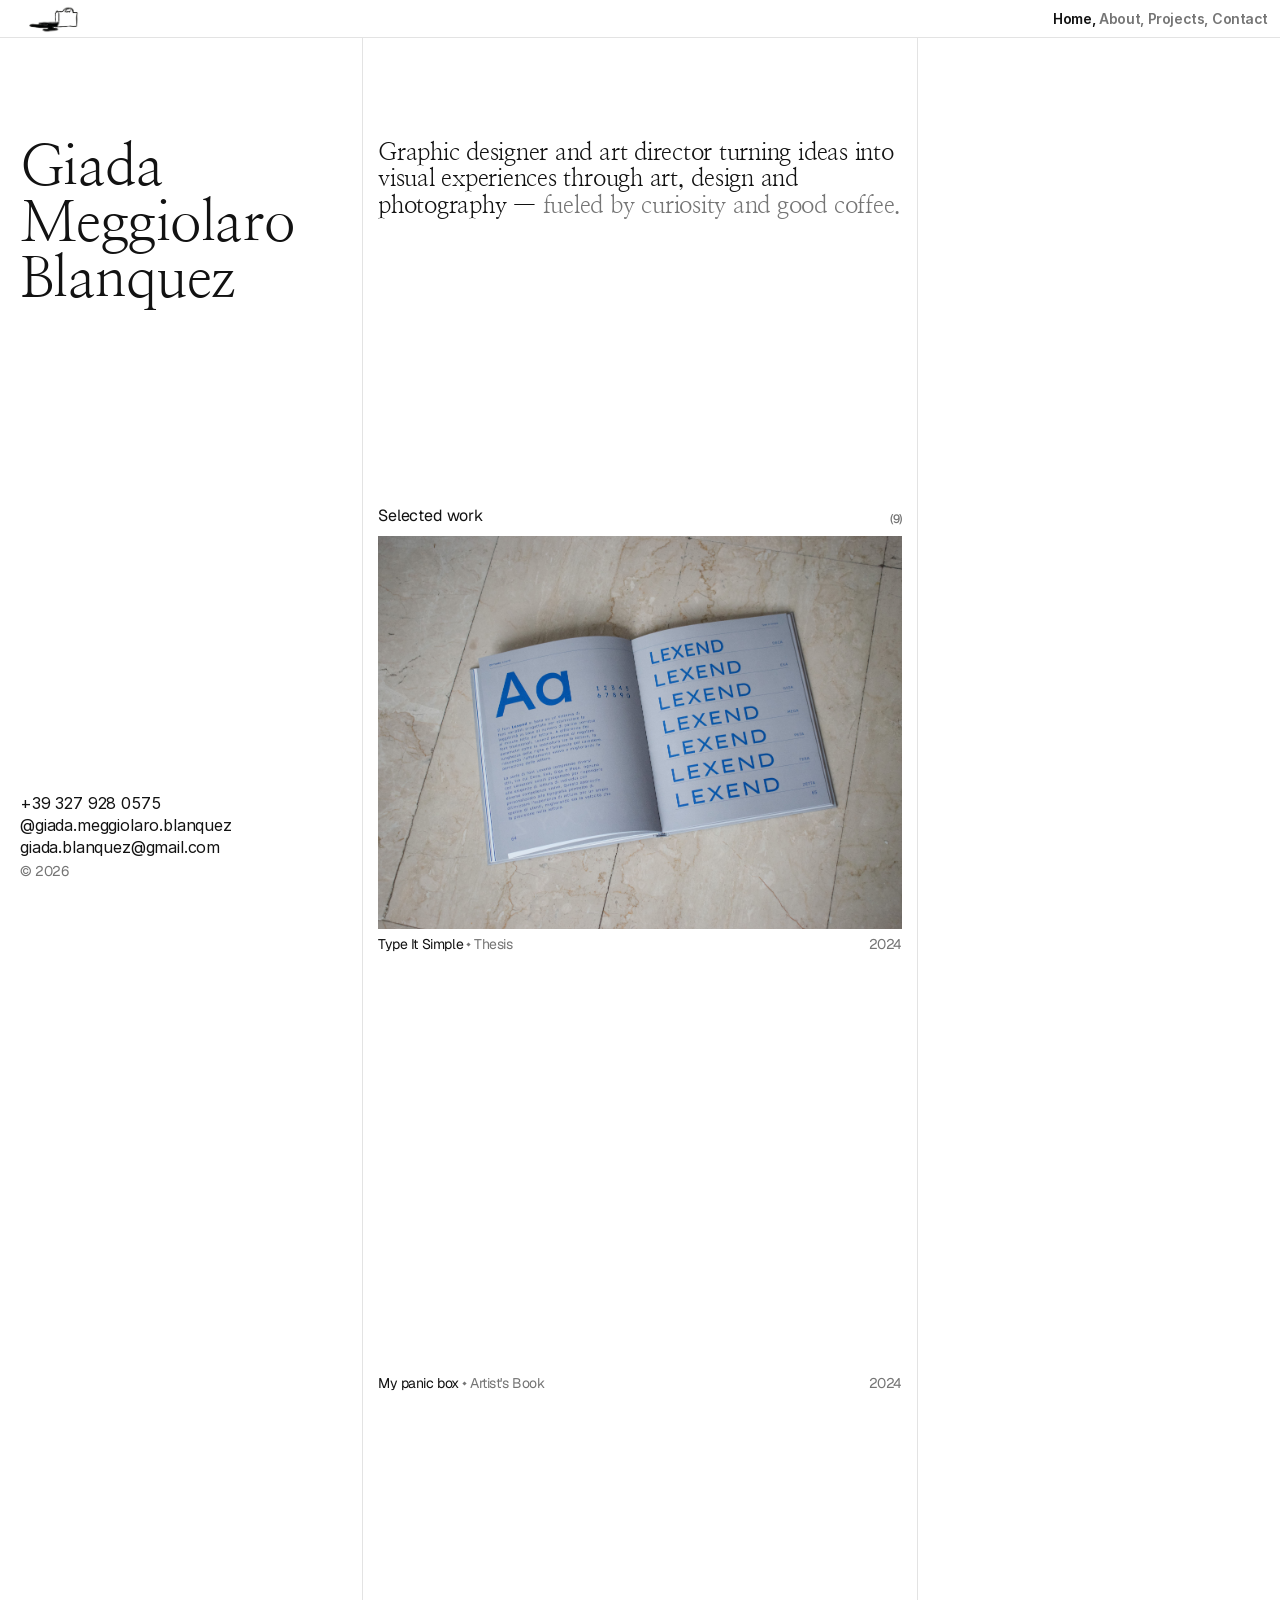
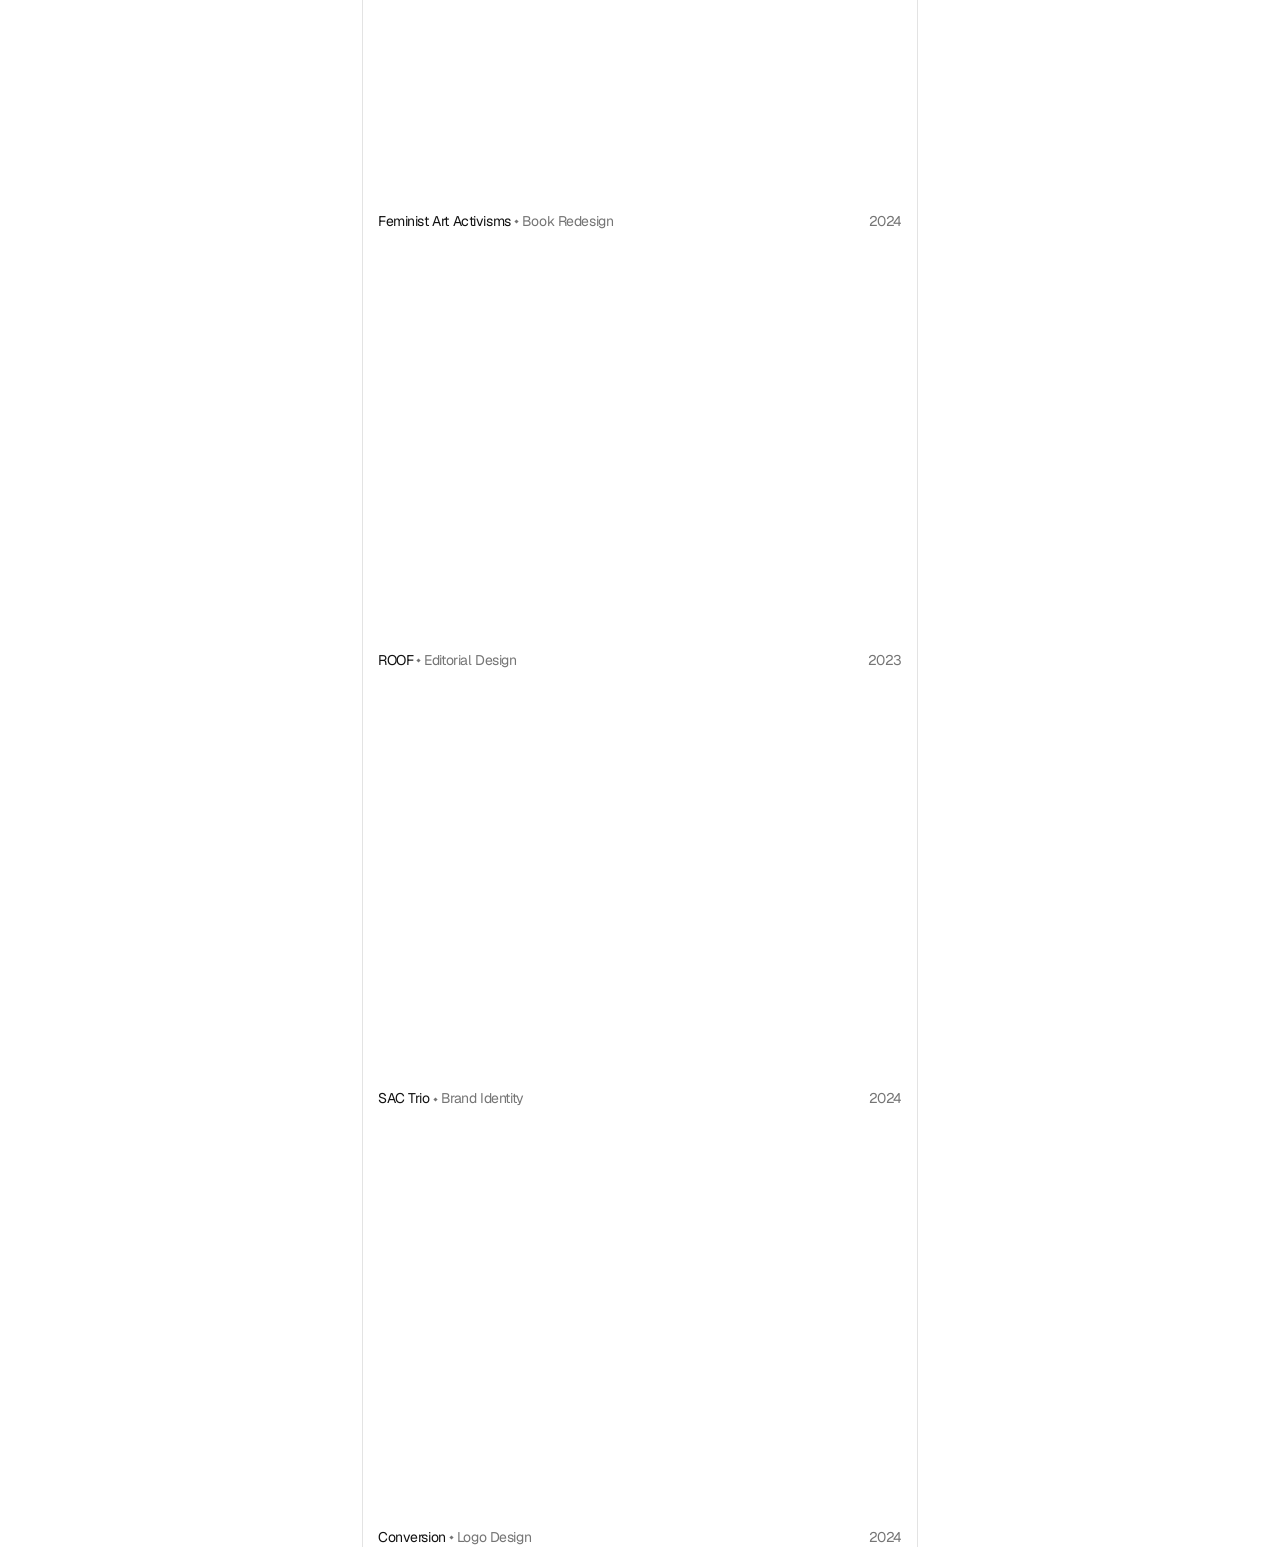
<file: index.html>
<!doctype html>


<html lang="en" data-redirect-timezone="1">
<head>
	<meta charset="utf-8">
	<meta name="viewport" content="width=device-width">
	
	<title>Giada Meggiolaro Blanquez</title>
    <meta name="description" content="Graphic Design &amp; Art Direction">
    
    
    
    <link href="assets/images/dPSWd9SUaoFMMivwNRECpbYspUs.png" rel="icon" media="(prefers-color-scheme: light)">
    <link href="assets/images/dPSWd9SUaoFMMivwNRECpbYspUs.png" rel="icon" media="(prefers-color-scheme: dark)">
    <link rel="apple-touch-icon" href="assets/images/ZJ5gLLBhANKzpQMgEnhyMZU3w.png">
    
    <meta property="og:type" content="website">
    <meta property="og:title" content="Giada Meggiolaro Blanquez">
    <meta property="og:description" content="Graphic Design &amp; Art Direction">
    
    
    <meta name="twitter:card" content="summary_large_image">
    <meta name="twitter:title" content="Giada Meggiolaro Blanquez">
    <meta name="twitter:description" content="Graphic Design &amp; Art Direction">
    
	
	
	
	
	
    
    
	
	<style data-portfolio-font-css>/* cyrillic-ext */
@font-face {
  font-family: 'Geist';
  font-style: normal;
  font-weight: 500;
  font-display: swap;
  src: url(assets/type/s/geist/v5/gyBhhwUxId8gMGYQMKR3pzfaWI_RruMIl5na-1Q.woff2) format('woff2');
  unicode-range: U+0460-052F, U+1C80-1C8A, U+20B4, U+2DE0-2DFF, U+A640-A69F, U+FE2E-FE2F;
}
/* cyrillic */
@font-face {
  font-family: 'Geist';
  font-style: normal;
  font-weight: 500;
  font-display: swap;
  src: url(assets/type/s/geist/v5/gyBhhwUxId8gMGYQMKR3pzfaWI_RruMInpna-1Q.woff2) format('woff2');
  unicode-range: U+0301, U+0400-045F, U+0490-0491, U+04B0-04B1, U+2116;
}
/* vietnamese */
@font-face {
  font-family: 'Geist';
  font-style: normal;
  font-weight: 500;
  font-display: swap;
  src: url(assets/type/s/geist/v5/gyBhhwUxId8gMGYQMKR3pzfaWI_RruMIlZna-1Q.woff2) format('woff2');
  unicode-range: U+0102-0103, U+0110-0111, U+0128-0129, U+0168-0169, U+01A0-01A1, U+01AF-01B0, U+0300-0301, U+0303-0304, U+0308-0309, U+0323, U+0329, U+1EA0-1EF9, U+20AB;
}
/* latin-ext */
@font-face {
  font-family: 'Geist';
  font-style: normal;
  font-weight: 500;
  font-display: swap;
  src: url(assets/type/s/geist/v5/gyBhhwUxId8gMGYQMKR3pzfaWI_RruMIlJna-1Q.woff2) format('woff2');
  unicode-range: U+0100-02BA, U+02BD-02C5, U+02C7-02CC, U+02CE-02D7, U+02DD-02FF, U+0304, U+0308, U+0329, U+1D00-1DBF, U+1E00-1E9F, U+1EF2-1EFF, U+2020, U+20A0-20AB, U+20AD-20C4, U+2113, U+2C60-2C7F, U+A720-A7FF;
}
/* latin */
@font-face {
  font-family: 'Geist';
  font-style: normal;
  font-weight: 500;
  font-display: swap;
  src: url(assets/type/s/geist/v5/gyBhhwUxId8gMGYQMKR3pzfaWI_RruMImpna.woff2) format('woff2');
  unicode-range: U+0000-00FF, U+0131, U+0152-0153, U+02BB-02BC, U+02C6, U+02DA, U+02DC, U+0304, U+0308, U+0329, U+2000-206F, U+20AC, U+2122, U+2191, U+2193, U+2212, U+2215, U+FEFF, U+FFFD;
}

@font-face { font-family: "Geist"; src: url("assets/type/s/geist/v5/gyBhhwUxId8gMGYQMKR3pzfaWI_RnOM4mJPby1QNtA.woff2"); font-display: swap; font-style: normal; font-weight: 400 }
@font-face { font-family: "Geist"; src: url("assets/type/s/geist/v5/gyBhhwUxId8gMGYQMKR3pzfaWI_Re-Q4mJPby1QNtA.woff2"); font-display: swap; font-style: normal; font-weight: 700 }
@font-face { font-family: "Inter"; src: url("assets/fonts/5vvr9Vy74if2I6bQbJvbw7SY1pQ.woff2"); font-display: swap; font-style: normal; font-weight: 400; unicode-range: U+0460-052F, U+1C80-1C88, U+20B4, U+2DE0-2DFF, U+A640-A69F, U+FE2E-FE2F }
@font-face { font-family: "Inter"; src: url("assets/fonts/EOr0mi4hNtlgWNn9if640EZzXCo.woff2"); font-display: swap; font-style: normal; font-weight: 400; unicode-range: U+0301, U+0400-045F, U+0490-0491, U+04B0-04B1, U+2116 }
@font-face { font-family: "Inter"; src: url("assets/fonts/Y9k9QrlZAqio88Klkmbd8VoMQc.woff2"); font-display: swap; font-style: normal; font-weight: 400; unicode-range: U+1F00-1FFF }
@font-face { font-family: "Inter"; src: url("assets/fonts/OYrD2tBIBPvoJXiIHnLoOXnY9M.woff2"); font-display: swap; font-style: normal; font-weight: 400; unicode-range: U+0370-03FF }
@font-face { font-family: "Inter"; src: url("assets/fonts/JeYwfuaPfZHQhEG8U5gtPDZ7WQ.woff2"); font-display: swap; font-style: normal; font-weight: 400; unicode-range: U+0100-024F, U+0259, U+1E00-1EFF, U+2020, U+20A0-20AB, U+20AD-20CF, U+2113, U+2C60-2C7F, U+A720-A7FF }
@font-face { font-family: "Inter"; src: url("assets/fonts/GrgcKwrN6d3Uz8EwcLHZxwEfC4.woff2"); font-display: swap; font-style: normal; font-weight: 400; unicode-range: U+0000-00FF, U+0131, U+0152-0153, U+02BB-02BC, U+02C6, U+02DA, U+02DC, U+2000-206F, U+2070, U+2074-207E, U+2080-208E, U+20AC, U+2122, U+2191, U+2193, U+2212, U+2215, U+FEFF, U+FFFD }
@font-face { font-family: "Inter"; src: url("assets/fonts/b6Y37FthZeALduNqHicBT6FutY.woff2"); font-display: swap; font-style: normal; font-weight: 400; unicode-range: U+0102-0103, U+0110-0111, U+0128-0129, U+0168-0169, U+01A0-01A1, U+01AF-01B0, U+1EA0-1EF9, U+20AB }
@font-face { font-family: "Inter"; src: url("assets/fonts/DpPBYI0sL4fYLgAkX8KXOPVt7c.woff2"); font-display: swap; font-style: normal; font-weight: 700; unicode-range: U+0460-052F, U+1C80-1C88, U+20B4, U+2DE0-2DFF, U+A640-A69F, U+FE2E-FE2F }
@font-face { font-family: "Inter"; src: url("assets/fonts/4RAEQdEOrcnDkhHiiCbJOw92Lk.woff2"); font-display: swap; font-style: normal; font-weight: 700; unicode-range: U+0301, U+0400-045F, U+0490-0491, U+04B0-04B1, U+2116 }
@font-face { font-family: "Inter"; src: url("assets/fonts/1K3W8DizY3v4emK8Mb08YHxTbs.woff2"); font-display: swap; font-style: normal; font-weight: 700; unicode-range: U+1F00-1FFF }
@font-face { font-family: "Inter"; src: url("assets/fonts/tUSCtfYVM1I1IchuyCwz9gDdQ.woff2"); font-display: swap; font-style: normal; font-weight: 700; unicode-range: U+0370-03FF }
@font-face { font-family: "Inter"; src: url("assets/fonts/VgYFWiwsAC5OYxAycRXXvhze58.woff2"); font-display: swap; font-style: normal; font-weight: 700; unicode-range: U+0100-024F, U+0259, U+1E00-1EFF, U+2020, U+20A0-20AB, U+20AD-20CF, U+2113, U+2C60-2C7F, U+A720-A7FF }
@font-face { font-family: "Inter"; src: url("assets/fonts/syRNPWzAMIrcJ3wIlPIP43KjQs.woff2"); font-display: swap; font-style: normal; font-weight: 700; unicode-range: U+0000-00FF, U+0131, U+0152-0153, U+02BB-02BC, U+02C6, U+02DA, U+02DC, U+2000-206F, U+2070, U+2074-207E, U+2080-208E, U+20AC, U+2122, U+2191, U+2193, U+2212, U+2215, U+FEFF, U+FFFD }
@font-face { font-family: "Inter"; src: url("assets/fonts/GIryZETIX4IFypco5pYZONKhJIo.woff2"); font-display: swap; font-style: normal; font-weight: 700; unicode-range: U+0102-0103, U+0110-0111, U+0128-0129, U+0168-0169, U+01A0-01A1, U+01AF-01B0, U+1EA0-1EF9, U+20AB }
@font-face { font-family: "Inter"; src: url("assets/fonts/H89BbHkbHDzlxZzxi8uPzTsp90.woff2"); font-display: swap; font-style: italic; font-weight: 700; unicode-range: U+0460-052F, U+1C80-1C88, U+20B4, U+2DE0-2DFF, U+A640-A69F, U+FE2E-FE2F }
@font-face { font-family: "Inter"; src: url("assets/fonts/u6gJwDuwB143kpNK1T1MDKDWkMc.woff2"); font-display: swap; font-style: italic; font-weight: 700; unicode-range: U+0301, U+0400-045F, U+0490-0491, U+04B0-04B1, U+2116 }
@font-face { font-family: "Inter"; src: url("assets/fonts/43sJ6MfOPh1LCJt46OvyDuSbA6o.woff2"); font-display: swap; font-style: italic; font-weight: 700; unicode-range: U+1F00-1FFF }
@font-face { font-family: "Inter"; src: url("assets/fonts/wccHG0r4gBDAIRhfHiOlq6oEkqw.woff2"); font-display: swap; font-style: italic; font-weight: 700; unicode-range: U+0370-03FF }
@font-face { font-family: "Inter"; src: url("assets/fonts/WZ367JPwf9bRW6LdTHN8rXgSjw.woff2"); font-display: swap; font-style: italic; font-weight: 700; unicode-range: U+0100-024F, U+0259, U+1E00-1EFF, U+2020, U+20A0-20AB, U+20AD-20CF, U+2113, U+2C60-2C7F, U+A720-A7FF }
@font-face { font-family: "Inter"; src: url("assets/fonts/ia3uin3hQWqDrVloC1zEtYHWw.woff2"); font-display: swap; font-style: italic; font-weight: 700; unicode-range: U+0000-00FF, U+0131, U+0152-0153, U+02BB-02BC, U+02C6, U+02DA, U+02DC, U+2000-206F, U+2070, U+2074-207E, U+2080-208E, U+20AC, U+2122, U+2191, U+2193, U+2212, U+2215, U+FEFF, U+FFFD }
@font-face { font-family: "Inter"; src: url("assets/fonts/2A4Xx7CngadFGlVV4xrO06OBHY.woff2"); font-display: swap; font-style: italic; font-weight: 700; unicode-range: U+0102-0103, U+0110-0111, U+0128-0129, U+0168-0169, U+01A0-01A1, U+01AF-01B0, U+1EA0-1EF9, U+20AB }
@font-face { font-family: "Inter"; src: url("assets/fonts/CfMzU8w2e7tHgF4T4rATMPuWosA.woff2"); font-display: swap; font-style: italic; font-weight: 400; unicode-range: U+0460-052F, U+1C80-1C88, U+20B4, U+2DE0-2DFF, U+A640-A69F, U+FE2E-FE2F }
@font-face { font-family: "Inter"; src: url("assets/fonts/867QObYax8ANsfX4TGEVU9YiCM.woff2"); font-display: swap; font-style: italic; font-weight: 400; unicode-range: U+0301, U+0400-045F, U+0490-0491, U+04B0-04B1, U+2116 }
@font-face { font-family: "Inter"; src: url("assets/fonts/Oyn2ZbENFdnW7mt2Lzjk1h9Zb9k.woff2"); font-display: swap; font-style: italic; font-weight: 400; unicode-range: U+1F00-1FFF }
@font-face { font-family: "Inter"; src: url("assets/fonts/cdAe8hgZ1cMyLu9g005pAW3xMo.woff2"); font-display: swap; font-style: italic; font-weight: 400; unicode-range: U+0370-03FF }
@font-face { font-family: "Inter"; src: url("assets/fonts/DOfvtmE1UplCq161m6Hj8CSQYg.woff2"); font-display: swap; font-style: italic; font-weight: 400; unicode-range: U+0100-024F, U+0259, U+1E00-1EFF, U+2020, U+20A0-20AB, U+20AD-20CF, U+2113, U+2C60-2C7F, U+A720-A7FF }
@font-face { font-family: "Inter"; src: url("assets/fonts/pKRFNWFoZl77qYCAIp84lN1h944.woff2"); font-display: swap; font-style: italic; font-weight: 400; unicode-range: U+0000-00FF, U+0131, U+0152-0153, U+02BB-02BC, U+02C6, U+02DA, U+02DC, U+2000-206F, U+2070, U+2074-207E, U+2080-208E, U+20AC, U+2122, U+2191, U+2193, U+2212, U+2215, U+FEFF, U+FFFD }
@font-face { font-family: "Inter"; src: url("assets/fonts/tKtBcDnBMevsEEJKdNGhhkLzYo.woff2"); font-display: swap; font-style: italic; font-weight: 400; unicode-range: U+0102-0103, U+0110-0111, U+0128-0129, U+0168-0169, U+01A0-01A1, U+01AF-01B0, U+1EA0-1EF9, U+20AB }
@font-face { font-family: "Inter"; src: url("assets/fonts/5A3Ce6C9YYmCjpQx9M4inSaKU.woff2"); font-display: swap; font-style: normal; font-weight: 500; unicode-range: U+0460-052F, U+1C80-1C88, U+20B4, U+2DE0-2DFF, U+A640-A69F, U+FE2E-FE2F }
@font-face { font-family: "Inter"; src: url("assets/fonts/Qx95Xyt0Ka3SGhinnbXIGpEIyP4.woff2"); font-display: swap; font-style: normal; font-weight: 500; unicode-range: U+0301, U+0400-045F, U+0490-0491, U+04B0-04B1, U+2116 }
@font-face { font-family: "Inter"; src: url("assets/fonts/6mJuEAguuIuMog10gGvH5d3cl8.woff2"); font-display: swap; font-style: normal; font-weight: 500; unicode-range: U+1F00-1FFF }
@font-face { font-family: "Inter"; src: url("assets/fonts/xYYWaj7wCU5zSQH0eXvSaS19wo.woff2"); font-display: swap; font-style: normal; font-weight: 500; unicode-range: U+0370-03FF }
@font-face { font-family: "Inter"; src: url("assets/fonts/otTaNuNpVK4RbdlT7zDDdKvQBA.woff2"); font-display: swap; font-style: normal; font-weight: 500; unicode-range: U+0100-024F, U+0259, U+1E00-1EFF, U+2020, U+20A0-20AB, U+20AD-20CF, U+2113, U+2C60-2C7F, U+A720-A7FF }
@font-face { font-family: "Inter"; src: url("assets/fonts/d3tHnaQIAeqiE5hGcRw4mmgWYU.woff2"); font-display: swap; font-style: normal; font-weight: 500; unicode-range: U+0000-00FF, U+0131, U+0152-0153, U+02BB-02BC, U+02C6, U+02DA, U+02DC, U+2000-206F, U+2074, U+20AC, U+2122, U+2191, U+2193, U+2212, U+2215, U+FEFF, U+FFFD }
@font-face { font-family: "Inter"; src: url("assets/fonts/DolVirEGb34pEXEp8t8FQBSK4.woff2"); font-display: swap; font-style: normal; font-weight: 500; unicode-range: U+0102-0103, U+0110-0111, U+0128-0129, U+0168-0169, U+01A0-01A1, U+01AF-01B0, U+1EA0-1EF9, U+20AB }
@font-face { font-family: "Inter"; src: url("assets/fonts/DXD0Q7LSl7HEvDzucnyLnGBHM.woff2"); font-display: swap; font-style: normal; font-weight: 700; unicode-range: U+0000-00FF, U+0131, U+0152-0153, U+02BB-02BC, U+02C6, U+02DA, U+02DC, U+2000-206F, U+2074, U+20AC, U+2122, U+2191, U+2193, U+2212, U+2215, U+FEFF, U+FFFD }
@font-face { font-family: "Inter"; src: url("assets/fonts/QxmhnWTzLtyjIiZcfaLIJ8EFBXU.woff2"); font-display: swap; font-style: italic; font-weight: 700; unicode-range: U+0000-00FF, U+0131, U+0152-0153, U+02BB-02BC, U+02C6, U+02DA, U+02DC, U+2000-206F, U+2074, U+20AC, U+2122, U+2191, U+2193, U+2212, U+2215, U+FEFF, U+FFFD }
@font-face { font-family: "Inter"; src: url("assets/fonts/vFzuJY0c65av44uhEKB6vyjFMg.woff2"); font-display: swap; font-style: italic; font-weight: 400; unicode-range: U+0000-00FF, U+0131, U+0152-0153, U+02BB-02BC, U+02C6, U+02DA, U+02DC, U+2000-206F, U+2074, U+20AC, U+2122, U+2191, U+2193, U+2212, U+2215, U+FEFF, U+FFFD }
@font-face { font-family: "Inter"; src: url("assets/fonts/vQyevYAyHtARFwPqUzQGpnDs.woff2"); font-display: swap; font-style: normal; font-weight: 400; unicode-range: U+0000-00FF, U+0131, U+0152-0153, U+02BB-02BC, U+02C6, U+02DA, U+02DC, U+2000-206F, U+2074, U+20AC, U+2122, U+2191, U+2193, U+2212, U+2215, U+FEFF, U+FFFD }
@font-face { font-family: "Inter"; src: url("assets/fonts/hyOgCu0Xnghbimh0pE8QTvtt2AU.woff2"); font-display: swap; font-style: normal; font-weight: 600; unicode-range: U+0460-052F, U+1C80-1C88, U+20B4, U+2DE0-2DFF, U+A640-A69F, U+FE2E-FE2F }
@font-face { font-family: "Inter"; src: url("assets/fonts/NeGmSOXrPBfEFIy5YZeHq17LEDA.woff2"); font-display: swap; font-style: normal; font-weight: 600; unicode-range: U+0301, U+0400-045F, U+0490-0491, U+04B0-04B1, U+2116 }
@font-face { font-family: "Inter"; src: url("assets/fonts/oYaAX5himiTPYuN8vLWnqBbfD2s.woff2"); font-display: swap; font-style: normal; font-weight: 600; unicode-range: U+1F00-1FFF }
@font-face { font-family: "Inter"; src: url("assets/fonts/lEJLP4R0yuCaMCjSXYHtJw72M.woff2"); font-display: swap; font-style: normal; font-weight: 600; unicode-range: U+0370-03FF }
@font-face { font-family: "Inter"; src: url("assets/fonts/cRJyLNuTJR5jbyKzGi33wU9cqIQ.woff2"); font-display: swap; font-style: normal; font-weight: 600; unicode-range: U+0100-024F, U+0259, U+1E00-1EFF, U+2020, U+20A0-20AB, U+20AD-20CF, U+2113, U+2C60-2C7F, U+A720-A7FF }
@font-face { font-family: "Inter"; src: url("assets/fonts/1ZFS7N918ojhhd0nQWdj3jz4w.woff2"); font-display: swap; font-style: normal; font-weight: 600; unicode-range: U+0000-00FF, U+0131, U+0152-0153, U+02BB-02BC, U+02C6, U+02DA, U+02DC, U+2000-206F, U+2074, U+20AC, U+2122, U+2191, U+2193, U+2212, U+2215, U+FEFF, U+FFFD }
@font-face { font-family: "Inter"; src: url("assets/fonts/A0Wcc7NgXMjUuFdquHDrIZpzZw0.woff2"); font-display: swap; font-style: normal; font-weight: 600; unicode-range: U+0102-0103, U+0110-0111, U+0128-0129, U+0168-0169, U+01A0-01A1, U+01AF-01B0, U+1EA0-1EF9, U+20AB }
@font-face { font-family: "Inter"; src: url("assets/fonts/vxBnBhH8768IFAXAb4Qf6wQHKs.woff2"); font-display: swap; font-style: italic; font-weight: 600; unicode-range: U+0460-052F, U+1C80-1C88, U+20B4, U+2DE0-2DFF, U+A640-A69F, U+FE2E-FE2F }
@font-face { font-family: "Inter"; src: url("assets/fonts/zSsEuoJdh8mcFVk976C05ZfQr8.woff2"); font-display: swap; font-style: italic; font-weight: 600; unicode-range: U+0301, U+0400-045F, U+0490-0491, U+04B0-04B1, U+2116 }
@font-face { font-family: "Inter"; src: url("assets/fonts/b8ezwLrN7h2AUoPEENcsTMVJ0.woff2"); font-display: swap; font-style: italic; font-weight: 600; unicode-range: U+1F00-1FFF }
@font-face { font-family: "Inter"; src: url("assets/fonts/mvNEIBLyHbscgHtwfsByjXUz3XY.woff2"); font-display: swap; font-style: italic; font-weight: 600; unicode-range: U+0370-03FF }
@font-face { font-family: "Inter"; src: url("assets/fonts/6FI2EneKzM3qBy5foOZXey7coCA.woff2"); font-display: swap; font-style: italic; font-weight: 600; unicode-range: U+0100-024F, U+0259, U+1E00-1EFF, U+2020, U+20A0-20AB, U+20AD-20CF, U+2113, U+2C60-2C7F, U+A720-A7FF }
@font-face { font-family: "Inter"; src: url("assets/fonts/qrVgiXNd6RuQjETYQiVQ9nqCk.woff2"); font-display: swap; font-style: italic; font-weight: 600; unicode-range: U+0000-00FF, U+0131, U+0152-0153, U+02BB-02BC, U+02C6, U+02DA, U+02DC, U+2000-206F, U+2074, U+20AC, U+2122, U+2191, U+2193, U+2212, U+2215, U+FEFF, U+FFFD }
@font-face { font-family: "Inter"; src: url("assets/fonts/NHHeAKJVP0ZWHk5YZnQQChIsBM.woff2"); font-display: swap; font-style: italic; font-weight: 600; unicode-range: U+0102-0103, U+0110-0111, U+0128-0129, U+0168-0169, U+01A0-01A1, U+01AF-01B0, U+1EA0-1EF9, U+20AB }
@font-face { font-family: "Geist Placeholder"; src: local("Arial"); ascent-override: 94.56%; descent-override: 27.76%; line-gap-override: 0.00%; size-adjust: 106.28% }
@font-face { font-family: "Inter Placeholder"; src: local("Arial"); ascent-override: 89.79%; descent-override: 22.36%; line-gap-override: 0.00%; size-adjust: 107.89% }</style>
	
    
    
    
    
	
	<meta name="robots" content="max-image-preview:large"><style data-portfolio-breakpoint-css>@media(min-width: 1200px){.hidden-72rtr7{display:none!important}}@media(min-width: 810px) and (max-width: 1199.98px){.hidden-1h7uzh0{display:none!important}}@media(max-width: 809.98px){.hidden-16os25a{display:none!important}}@media(min-width: 1200px){.hidden-n8x598{display:none!important}}@media(min-width: 810px) and (max-width: 1199.98px){.hidden-65vi6m{display:none!important}}@media(max-width: 809.98px){.hidden-uve8ak{display:none!important}}</style><style data-portfolio-css-ssr-minified data-portfolio-components="portfolio-lib-cursors-host portfolio-A0dGk PropertyOverrides portfolio-dhdjT portfolio-lib-combinedCSSRules portfolio-ohg0r portfolio-RUhez portfolio-RgP1I portfolio-HbzUv">html,body,#main{box-sizing:border-box;margin:0;padding:0}:root{-webkit-font-smoothing:antialiased;-moz-osx-font-smoothing:grayscale}*{box-sizing:border-box;-webkit-font-smoothing:inherit}h1,h2,h3,h4,h5,h6,p,figure{margin:0}body,input,textarea,select,button{font-family:sans-serif;font-size:12px}body{--token-c4c0c9d2-546e-4038-b872-dd5d46e58f89:#fff;--token-35ce533d-90fd-45de-b94b-75330adda861:#121212;--token-39316b97-7dc9-462e-a078-1fd981342ab6:#e3e3e3;--token-972af2b6-d59f-423b-8bfd-42c3439d4c75:#757575}@supports (z-index:calc(infinity)){#__portfolio-badge-container{--infinity:infinity}}#__portfolio-badge-container{pointer-events:none;width:100%;z-index:calc(var(--infinity,2147480000));justify-content:flex-end;padding:20px;display:flex;position:fixed;bottom:0}body{--portfolio-will-change-override:none}@supports (background:-webkit-named-image(i)) and (not (grid-template-rows:subgrid)){body{--portfolio-will-change-override:transform}}body{--portfolio-will-change-filter-override:none}@supports (background:-webkit-named-image(i)) and (not (position-area:top right)){body{--portfolio-will-change-filter-override:filter}}[data-portfolio-component-type]{position:absolute}[data-portfolio-component-type=Text]{cursor:inherit}[data-portfolio-component-text-autosized] *{white-space:pre}[data-portfolio-component-type=Text]>*{text-align:var(--portfolio-text-alignment,start)}[data-portfolio-component-type=Text] span span,[data-portfolio-component-type=Text] p span,[data-portfolio-component-type=Text] h1 span,[data-portfolio-component-type=Text] h2 span,[data-portfolio-component-type=Text] h3 span,[data-portfolio-component-type=Text] h4 span,[data-portfolio-component-type=Text] h5 span,[data-portfolio-component-type=Text] h6 span{display:block}[data-portfolio-component-type=Text] span span span,[data-portfolio-component-type=Text] p span span,[data-portfolio-component-type=Text] h1 span span,[data-portfolio-component-type=Text] h2 span span,[data-portfolio-component-type=Text] h3 span span,[data-portfolio-component-type=Text] h4 span span,[data-portfolio-component-type=Text] h5 span span,[data-portfolio-component-type=Text] h6 span span{display:unset}[data-portfolio-component-type=Text] div div span,[data-portfolio-component-type=Text] a div span,[data-portfolio-component-type=Text] span span span,[data-portfolio-component-type=Text] p span span,[data-portfolio-component-type=Text] h1 span span,[data-portfolio-component-type=Text] h2 span span,[data-portfolio-component-type=Text] h3 span span,[data-portfolio-component-type=Text] h4 span span,[data-portfolio-component-type=Text] h5 span span,[data-portfolio-component-type=Text] h6 span span,[data-portfolio-component-type=Text] a{font-family:var(--font-family);font-style:var(--font-style);font-weight:min(calc(var(--portfolio-font-weight-increase,0) + var(--font-weight,400)), 900);color:var(--text-color);letter-spacing:var(--letter-spacing);font-size:var(--font-size);text-transform:var(--text-transform);--text-decoration:var(--portfolio-text-decoration-style,solid) var(--portfolio-text-decoration,none) var(--portfolio-text-decoration-color,currentcolor) var(--portfolio-text-decoration-thickness,auto);--text-decoration-skip-ink:var(--portfolio-text-decoration-skip-ink);--text-underline-offset:var(--portfolio-text-decoration-offset);line-height:var(--line-height);--font-family:var(--portfolio-font-family);--font-style:var(--portfolio-font-style);--font-weight:var(--portfolio-font-weight);--text-color:var(--portfolio-text-color);--letter-spacing:var(--portfolio-letter-spacing);--font-size:var(--portfolio-font-size);--text-transform:var(--portfolio-text-transform);--line-height:var(--portfolio-line-height)}[data-portfolio-component-type=Text] a,[data-portfolio-component-type=Text] a div span,[data-portfolio-component-type=Text] a span span span,[data-portfolio-component-type=Text] a p span span,[data-portfolio-component-type=Text] a h1 span span,[data-portfolio-component-type=Text] a h2 span span,[data-portfolio-component-type=Text] a h3 span span,[data-portfolio-component-type=Text] a h4 span span,[data-portfolio-component-type=Text] a h5 span span,[data-portfolio-component-type=Text] a h6 span span{--font-family:var(--portfolio-link-font-family,var(--portfolio-font-family));--font-style:var(--portfolio-link-font-style,var(--portfolio-font-style));--font-weight:var(--portfolio-link-font-weight,var(--portfolio-font-weight));--text-color:var(--portfolio-link-text-color,var(--portfolio-text-color));--font-size:var(--portfolio-link-font-size,var(--portfolio-font-size));--text-transform:var(--portfolio-link-text-transform,var(--portfolio-text-transform));--text-decoration:var(--portfolio-link-text-decoration-style,var(--portfolio-text-decoration-style,solid)) var(--portfolio-link-text-decoration,var(--portfolio-text-decoration,none)) var(--portfolio-link-text-decoration-color,var(--portfolio-text-decoration-color,currentcolor)) var(--portfolio-link-text-decoration-thickness,var(--portfolio-text-decoration-thickness,auto));--text-decoration-skip-ink:var(--portfolio-link-text-decoration-skip-ink,var(--portfolio-text-decoration-skip-ink));--text-underline-offset:var(--portfolio-link-text-decoration-offset,var(--portfolio-text-decoration-offset))}[data-portfolio-component-type=Text] a:hover,[data-portfolio-component-type=Text] a div span:hover,[data-portfolio-component-type=Text] a span span span:hover,[data-portfolio-component-type=Text] a p span span:hover,[data-portfolio-component-type=Text] a h1 span span:hover,[data-portfolio-component-type=Text] a h2 span span:hover,[data-portfolio-component-type=Text] a h3 span span:hover,[data-portfolio-component-type=Text] a h4 span span:hover,[data-portfolio-component-type=Text] a h5 span span:hover,[data-portfolio-component-type=Text] a h6 span span:hover{--font-family:var(--portfolio-link-hover-font-family,var(--portfolio-link-font-family,var(--portfolio-font-family)));--font-style:var(--portfolio-link-hover-font-style,var(--portfolio-link-font-style,var(--portfolio-font-style)));--font-weight:var(--portfolio-link-hover-font-weight,var(--portfolio-link-font-weight,var(--portfolio-font-weight)));--text-color:var(--portfolio-link-hover-text-color,var(--portfolio-link-text-color,var(--portfolio-text-color)));--font-size:var(--portfolio-link-hover-font-size,var(--portfolio-link-font-size,var(--portfolio-font-size)));--text-transform:var(--portfolio-link-hover-text-transform,var(--portfolio-link-text-transform,var(--portfolio-text-transform)));--text-decoration:var(--portfolio-link-hover-text-decoration-style,var(--portfolio-link-text-decoration-style,var(--portfolio-text-decoration-style,solid))) var(--portfolio-link-hover-text-decoration,var(--portfolio-link-text-decoration,var(--portfolio-text-decoration,none))) var(--portfolio-link-hover-text-decoration-color,var(--portfolio-link-text-decoration-color,var(--portfolio-text-decoration-color,currentcolor))) var(--portfolio-link-hover-text-decoration-thickness,var(--portfolio-link-text-decoration-thickness,var(--portfolio-text-decoration-thickness,auto)));--text-decoration-skip-ink:var(--portfolio-link-hover-text-decoration-skip-ink,var(--portfolio-link-text-decoration-skip-ink,var(--portfolio-text-decoration-skip-ink)));--text-underline-offset:var(--portfolio-link-hover-text-decoration-offset,var(--portfolio-link-text-decoration-offset,var(--portfolio-text-decoration-offset)))}[data-portfolio-component-type=Text].isCurrent a,[data-portfolio-component-type=Text].isCurrent a div span,[data-portfolio-component-type=Text].isCurrent a span span span,[data-portfolio-component-type=Text].isCurrent a p span span,[data-portfolio-component-type=Text].isCurrent a h1 span span,[data-portfolio-component-type=Text].isCurrent a h2 span span,[data-portfolio-component-type=Text].isCurrent a h3 span span,[data-portfolio-component-type=Text].isCurrent a h4 span span,[data-portfolio-component-type=Text].isCurrent a h5 span span,[data-portfolio-component-type=Text].isCurrent a h6 span span{--font-family:var(--portfolio-link-current-font-family,var(--portfolio-link-font-family,var(--portfolio-font-family)));--font-style:var(--portfolio-link-current-font-style,var(--portfolio-link-font-style,var(--portfolio-font-style)));--font-weight:var(--portfolio-link-current-font-weight,var(--portfolio-link-font-weight,var(--portfolio-font-weight)));--text-color:var(--portfolio-link-current-text-color,var(--portfolio-link-text-color,var(--portfolio-text-color)));--font-size:var(--portfolio-link-current-font-size,var(--portfolio-link-font-size,var(--portfolio-font-size)));--text-transform:var(--portfolio-link-current-text-transform,var(--portfolio-link-text-transform,var(--portfolio-text-transform)));--text-decoration:var(--portfolio-link-current-text-decoration-style,var(--portfolio-link-text-decoration-style,var(--portfolio-text-decoration-style,solid))) var(--portfolio-link-current-text-decoration,var(--portfolio-link-text-decoration,var(--portfolio-text-decoration,none))) var(--portfolio-link-current-text-decoration-color,var(--portfolio-link-text-decoration-color,var(--portfolio-text-decoration-color,currentcolor))) var(--portfolio-link-current-text-decoration-thickness,var(--portfolio-link-text-decoration-thickness,var(--portfolio-text-decoration-thickness,auto)));--text-decoration-skip-ink:var(--portfolio-link-current-text-decoration-skip-ink,var(--portfolio-link-text-decoration-skip-ink,var(--portfolio-text-decoration-skip-ink)));--text-underline-offset:var(--portfolio-link-current-text-decoration-offset,var(--portfolio-link-text-decoration-offset,var(--portfolio-text-decoration-offset)))}[data-portfolio-component-type=RichTextContainer]{outline:none;flex-direction:column;flex-shrink:0;justify-content:flex-start;display:flex}p.portfolio-text,div.portfolio-text,figure.portfolio-text,h1.portfolio-text,h2.portfolio-text,h3.portfolio-text,h4.portfolio-text,h5.portfolio-text,h6.portfolio-text,ol.portfolio-text,ul.portfolio-text{margin:0;padding:0}p.portfolio-text,div.portfolio-text,h1.portfolio-text,h2.portfolio-text,h3.portfolio-text,h4.portfolio-text,h5.portfolio-text,h6.portfolio-text,li.portfolio-text,ol.portfolio-text,ul.portfolio-text,mark.portfolio-text,span.portfolio-text:not([data-text-fill]){font-family:var(--portfolio-font-family-preview,var(--portfolio-blockquote-font-family,var(--portfolio-font-family,Inter, Inter Placeholder, sans-serif)));font-style:var(--portfolio-font-style-preview,var(--portfolio-blockquote-font-style,var(--portfolio-font-style,normal)));font-weight:var(--portfolio-font-weight-preview,var(--portfolio-blockquote-font-weight,var(--portfolio-font-weight,400)));color:var(--portfolio-blockquote-text-color,var(--portfolio-text-color,#000));font-size:calc(var(--portfolio-blockquote-font-size,var(--portfolio-font-size,16px)) * var(--portfolio-font-size-scale,1));letter-spacing:var(--portfolio-blockquote-letter-spacing,var(--portfolio-letter-spacing,0));text-transform:var(--portfolio-blockquote-text-transform,var(--portfolio-text-transform,none));-webkit-text-decoration-line:var(--portfolio-blockquote-text-decoration,var(--portfolio-text-decoration,initial));text-decoration-line:var(--portfolio-blockquote-text-decoration,var(--portfolio-text-decoration,initial));-webkit-text-decoration-style:var(--portfolio-blockquote-text-decoration-style,var(--portfolio-text-decoration-style,initial));text-decoration-style:var(--portfolio-blockquote-text-decoration-style,var(--portfolio-text-decoration-style,initial));-webkit-text-decoration-color:var(--portfolio-blockquote-text-decoration-color,var(--portfolio-text-decoration-color,initial));text-decoration-color:var(--portfolio-blockquote-text-decoration-color,var(--portfolio-text-decoration-color,initial));text-decoration-thickness:var(--portfolio-blockquote-text-decoration-thickness,var(--portfolio-text-decoration-thickness,initial));text-decoration-skip-ink:var(--portfolio-blockquote-text-decoration-skip-ink,var(--portfolio-text-decoration-skip-ink,initial));text-underline-offset:var(--portfolio-blockquote-text-decoration-offset,var(--portfolio-text-decoration-offset,initial));line-height:var(--portfolio-blockquote-line-height,var(--portfolio-line-height,1.2em));text-align:var(--portfolio-blockquote-text-alignment,var(--portfolio-text-alignment,start));-webkit-text-stroke-width:var(--portfolio-text-stroke-width,initial);-webkit-text-stroke-color:var(--portfolio-text-stroke-color,initial);-moz-font-feature-settings:var(--portfolio-font-open-type-features,initial);-webkit-font-feature-settings:var(--portfolio-font-open-type-features,initial);font-feature-settings:var(--portfolio-font-open-type-features,initial);font-variation-settings:var(--portfolio-font-variation-axes-preview,var(--portfolio-font-variation-axes,normal));text-wrap:var(--portfolio-text-wrap-override,var(--portfolio-text-wrap))}mark.portfolio-text,p.portfolio-text,div.portfolio-text,h1.portfolio-text,h2.portfolio-text,h3.portfolio-text,h4.portfolio-text,h5.portfolio-text,h6.portfolio-text,li.portfolio-text,ol.portfolio-text,ul.portfolio-text{background-color:var(--portfolio-blockquote-text-background-color,var(--portfolio-text-background-color,initial));border-radius:var(--portfolio-blockquote-text-background-radius,var(--portfolio-text-background-radius,initial));corner-shape:var(--portfolio-blockquote-text-background-corner-shape,var(--portfolio-text-background-corner-shape,initial));padding:var(--portfolio-blockquote-text-background-padding,var(--portfolio-text-background-padding,initial))}@supports not (color:color(display-p3 1 1 1)){p.portfolio-text,div.portfolio-text,h1.portfolio-text,h2.portfolio-text,h3.portfolio-text,h4.portfolio-text,h5.portfolio-text,h6.portfolio-text,li.portfolio-text,ol.portfolio-text,ul.portfolio-text,span.portfolio-text:not([data-text-fill]){color:var(--portfolio-blockquote-text-color-rgb,var(--portfolio-blockquote-text-color,var(--portfolio-text-color-rgb,var(--portfolio-text-color,#000))));-webkit-text-stroke-color:var(--portfolio-text-stroke-color-rgb,var(--portfolio-text-stroke-color,initial))}mark.portfolio-text{background-color:var(--portfolio-blockquote-text-background-color-rgb,var(--portfolio-blockquote-text-background-color,var(--portfolio-text-background-color-rgb,var(--portfolio-text-background-color,initial))))}}.portfolio-fit-text .portfolio-text{white-space:nowrap;white-space-collapse:preserve}strong.portfolio-text{font-family:var(--portfolio-blockquote-font-family-bold,var(--portfolio-font-family-bold));font-style:var(--portfolio-blockquote-font-style-bold,var(--portfolio-font-style-bold));font-weight:var(--portfolio-blockquote-font-weight-bold,var(--portfolio-font-weight-bold,bolder));font-variation-settings:var(--portfolio-blockquote-font-variation-axes-bold,var(--portfolio-font-variation-axes-bold))}em.portfolio-text{font-family:var(--portfolio-blockquote-font-family-italic,var(--portfolio-font-family-italic));font-style:var(--portfolio-blockquote-font-style-italic,var(--portfolio-font-style-italic,italic));font-weight:var(--portfolio-blockquote-font-weight-italic,var(--portfolio-font-weight-italic));font-variation-settings:var(--portfolio-blockquote-font-variation-axes-italic,var(--portfolio-font-variation-axes-italic))}em.portfolio-text>strong.portfolio-text{font-family:var(--portfolio-blockquote-font-family-bold-italic,var(--portfolio-font-family-bold-italic));font-style:var(--portfolio-blockquote-font-style-bold-italic,var(--portfolio-font-style-bold-italic,italic));font-weight:var(--portfolio-blockquote-font-weight-bold-italic,var(--portfolio-font-weight-bold-italic,bolder));font-variation-settings:var(--portfolio-blockquote-font-variation-axes-bold-italic,var(--portfolio-font-variation-axes-bold-italic))}p.portfolio-text:not(:first-child),div.portfolio-text:not(:first-child),h1.portfolio-text:not(:first-child),h2.portfolio-text:not(:first-child),h3.portfolio-text:not(:first-child),h4.portfolio-text:not(:first-child),h5.portfolio-text:not(:first-child),h6.portfolio-text:not(:first-child),ol.portfolio-text:not(:first-child),ul.portfolio-text:not(:first-child),blockquote.portfolio-text:not(:first-child),table.portfolio-text:not(:first-child),figure.portfolio-text:not(:first-child),.portfolio-image.portfolio-text:not(:first-child){margin-top:var(--portfolio-blockquote-paragraph-spacing,var(--portfolio-paragraph-spacing,0))}li.portfolio-text>ul.portfolio-text:nth-child(2),li.portfolio-text>ol.portfolio-text:nth-child(2){margin-top:0}.portfolio-text[data-text-fill]{-webkit-text-fill-color:transparent;padding:max(0em, calc(calc(1.3em - var(--portfolio-blockquote-line-height,var(--portfolio-line-height,1.3em))) / 2));margin:min(0em, calc(calc(1.3em - var(--portfolio-blockquote-line-height,var(--portfolio-line-height,1.3em))) / -2));-webkit-background-clip:text;background-clip:text;display:inline-block}code.portfolio-text,code.portfolio-text span.portfolio-text:not([data-text-fill]){font-family:var(--portfolio-code-font-family,var(--portfolio-font-family,Inter, Inter Placeholder, sans-serif));font-style:var(--portfolio-blockquote-font-style,var(--portfolio-code-font-style,var(--portfolio-font-style,normal)));font-weight:var(--portfolio-blockquote-font-weight,var(--portfolio-code-font-weight,var(--portfolio-font-weight,400)));color:var(--portfolio-blockquote-text-color,var(--portfolio-code-text-color,var(--portfolio-text-color,#000)));font-size:calc(var(--portfolio-blockquote-font-size,var(--portfolio-font-size,16px)) * var(--portfolio-font-size-scale,1));letter-spacing:var(--portfolio-blockquote-letter-spacing,var(--portfolio-letter-spacing,0));line-height:var(--portfolio-blockquote-line-height,var(--portfolio-line-height,1.2em))}@supports not (color:color(display-p3 1 1 1)){code.portfolio-text,code.portfolio-text span.portfolio-text:not([data-text-fill]){color:var(--portfolio-blockquote-text-color-rgb,var(--portfolio-blockquote-text-color,var(--portfolio-code-text-color-rgb,var(--portfolio-code-text-color,var(--portfolio-text-color-rgb,var(--portfolio-text-color,#000))))))}}blockquote.portfolio-text{unicode-bidi:initial;margin-block-start:initial;margin-block-end:initial;margin-inline-start:initial;margin-inline-end:initial}a.portfolio-text,a.portfolio-text span.portfolio-text:not([data-text-fill]),span.portfolio-text[data-nested-link],span.portfolio-text[data-nested-link] span.portfolio-text:not([data-text-fill]){color:inherit;font-family:var(--portfolio-font-family-preview,var(--portfolio-link-font-family,var(--portfolio-blockquote-font-family,var(--portfolio-font-family,Inter, Inter Placeholder, sans-serif))));font-style:var(--portfolio-font-style-preview,var(--portfolio-link-font-style,var(--portfolio-blockquote-font-style,var(--portfolio-font-style,normal))));font-weight:var(--portfolio-font-weight-preview,var(--portfolio-link-font-weight,var(--portfolio-blockquote-font-weight,var(--portfolio-font-weight,400))));font-size:calc(var(--portfolio-blockquote-font-size,var(--portfolio-font-size,16px)) * var(--portfolio-font-size-scale,1));text-transform:var(--portfolio-link-text-transform,var(--portfolio-blockquote-text-transform,var(--portfolio-text-transform,none)));cursor:var(--portfolio-custom-cursors,pointer);background-color:initial;border-radius:var(--portfolio-link-text-background-radius,initial);corner-shape:var(--portfolio-link-text-background-corner-shape,initial);padding:var(--portfolio-link-text-background-padding,initial)}a.portfolio-text,span.portfolio-text[data-nested-link]{color:var(--portfolio-link-text-color,var(--portfolio-blockquote-text-color,var(--portfolio-text-color,#000)));-webkit-text-decoration-line:var(--portfolio-link-text-decoration,var(--portfolio-blockquote-text-decoration,var(--portfolio-text-decoration,initial)));text-decoration-line:var(--portfolio-link-text-decoration,var(--portfolio-blockquote-text-decoration,var(--portfolio-text-decoration,initial)));-webkit-text-decoration-style:var(--portfolio-link-text-decoration-style,var(--portfolio-blockquote-text-decoration-style,var(--portfolio-text-decoration-style,initial)));text-decoration-style:var(--portfolio-link-text-decoration-style,var(--portfolio-blockquote-text-decoration-style,var(--portfolio-text-decoration-style,initial)));-webkit-text-decoration-color:var(--portfolio-link-text-decoration-color,var(--portfolio-blockquote-text-decoration-color,var(--portfolio-text-decoration-color,initial)));text-decoration-color:var(--portfolio-link-text-decoration-color,var(--portfolio-blockquote-text-decoration-color,var(--portfolio-text-decoration-color,initial)));text-decoration-thickness:var(--portfolio-link-text-decoration-thickness,var(--portfolio-blockquote-text-decoration-thickness,var(--portfolio-text-decoration-thickness,initial)));text-decoration-skip-ink:var(--portfolio-link-text-decoration-skip-ink,var(--portfolio-blockquote-text-decoration-skip-ink,var(--portfolio-text-decoration-skip-ink,initial)));text-underline-offset:var(--portfolio-link-text-decoration-offset,var(--portfolio-blockquote-text-decoration-offset,var(--portfolio-text-decoration-offset,initial)));background-color:var(--portfolio-link-text-background-color,initial)}@supports not (color:color(display-p3 1 1 1)){a.portfolio-text,span.portfolio-text[data-nested-link]{color:var(--portfolio-link-text-color-rgb,var(--portfolio-link-text-color,var(--portfolio-blockquote-text-color-rgb,var(--portfolio-blockquote-text-color,var(--portfolio-text-color-rgb,var(--portfolio-text-color,#000))))));background-color:var(--portfolio-link-text-background-color-rgb,var(--portfolio-link-text-background-color,initial));-webkit-text-decoration-color:var(--portfolio-link-text-decoration-color-rgb,var(--portfolio-link-text-decoration-color,var(--portfolio-text-decoration-color-rgb,var(--portfolio-text-decoration-color,currentcolor))));text-decoration-color:var(--portfolio-link-text-decoration-color-rgb,var(--portfolio-link-text-decoration-color,var(--portfolio-text-decoration-color-rgb,var(--portfolio-text-decoration-color,currentcolor))))}}code.portfolio-text a.portfolio-text,code.portfolio-text a.portfolio-text span.portfolio-text:not([data-text-fill]),code.portfolio-text span.portfolio-text[data-nested-link],code.portfolio-text span.portfolio-text[data-nested-link] span.portfolio-text:not([data-text-fill]){font-family:var(--portfolio-code-font-family,var(--portfolio-font-family,Inter, Inter Placeholder, sans-serif));font-style:var(--portfolio-blockquote-font-style,var(--portfolio-code-font-style,var(--portfolio-font-style,normal)));font-weight:var(--portfolio-blockquote-font-weight,var(--portfolio-code-font-weight,var(--portfolio-font-weight,400)));color:inherit;font-size:calc(var(--portfolio-blockquote-font-size,var(--portfolio-font-size,16px)) * var(--portfolio-font-size-scale,1))}code.portfolio-text a.portfolio-text,code.portfolio-text span.portfolio-text[data-nested-link]{color:var(--portfolio-link-text-color,var(--portfolio-blockquote-text-color,var(--portfolio-code-text-color,var(--portfolio-text-color,#000))))}@supports not (color:color(display-p3 1 1 1)){code.portfolio-text a.portfolio-text,code.portfolio-text a.portfolio-text span.portfolio-text:not([data-text-fill]),code.portfolio-text span.portfolio-text[data-nested-link],code.portfolio-text span.portfolio-text[data-nested-link] span.portfolio-text:not([data-text-fill]){color:var(--portfolio-link-text-color-rgb,var(--portfolio-link-text-color,var(--portfolio-blockquote-text-color-rgb,var(--portfolio-blockquote-text-color,var(--portfolio-code-text-color-rgb,var(--portfolio-code-text-color,var(--portfolio-text-color-rgb,var(--portfolio-text-color,#000))))))))}}a.portfolio-text:where(:not(.portfolio-image)):hover,a.portfolio-text:hover span.portfolio-text:not([data-text-fill]),span.portfolio-text[data-nested-link]:hover,span.portfolio-text[data-nested-link]:hover span.portfolio-text:not([data-text-fill]){font-family:var(--portfolio-font-family-preview,var(--portfolio-link-hover-font-family,var(--portfolio-link-font-family,var(--portfolio-blockquote-font-family,var(--portfolio-font-family,Inter, Inter Placeholder, sans-serif)))));font-style:var(--portfolio-font-style-preview,var(--portfolio-link-hover-font-style,var(--portfolio-link-font-style,var(--portfolio-blockquote-font-style,var(--portfolio-font-style,normal)))));font-weight:var(--portfolio-font-weight-preview,var(--portfolio-link-hover-font-weight,var(--portfolio-link-font-weight,var(--portfolio-blockquote-font-weight,var(--portfolio-font-weight,400)))));font-size:calc(var(--portfolio-link-hover-font-size,var(--portfolio-blockquote-font-size,var(--portfolio-font-size,16px))) * var(--portfolio-font-size-scale,1));text-transform:var(--portfolio-link-hover-text-transform,var(--portfolio-link-text-transform,var(--portfolio-blockquote-text-transform,var(--portfolio-text-transform,none))));border-radius:var(--portfolio-link-hover-text-background-radius,var(--portfolio-link-text-background-radius,var(--portfolio-text-background-radius,initial)));corner-shape:var(--portfolio-link-hover-text-background-corner-shape,var(--portfolio-link-text-background-corner-shape,var(--portfolio-text-background-corner-shape,initial)));padding:var(--portfolio-link-hover-text-background-padding,var(--portfolio-link-text-background-padding,var(--portfolio-text-background-padding,initial)))}a.portfolio-text:hover,span.portfolio-text[data-nested-link]:hover{color:var(--portfolio-link-hover-text-color,var(--portfolio-link-text-color,var(--portfolio-blockquote-text-color,var(--portfolio-text-color,#000))));-webkit-text-decoration-line:var(--portfolio-link-hover-text-decoration,var(--portfolio-link-text-decoration,var(--portfolio-blockquote-text-decoration,var(--portfolio-text-decoration,initial))));text-decoration-line:var(--portfolio-link-hover-text-decoration,var(--portfolio-link-text-decoration,var(--portfolio-blockquote-text-decoration,var(--portfolio-text-decoration,initial))));-webkit-text-decoration-style:var(--portfolio-link-hover-text-decoration-style,var(--portfolio-link-text-decoration-style,var(--portfolio-blockquote-text-decoration-style,var(--portfolio-text-decoration-style,initial))));text-decoration-style:var(--portfolio-link-hover-text-decoration-style,var(--portfolio-link-text-decoration-style,var(--portfolio-blockquote-text-decoration-style,var(--portfolio-text-decoration-style,initial))));-webkit-text-decoration-color:var(--portfolio-link-hover-text-decoration-color,var(--portfolio-link-text-decoration-color,var(--portfolio-blockquote-text-decoration-color,var(--portfolio-text-decoration-color,initial))));text-decoration-color:var(--portfolio-link-hover-text-decoration-color,var(--portfolio-link-text-decoration-color,var(--portfolio-blockquote-text-decoration-color,var(--portfolio-text-decoration-color,initial))));text-decoration-thickness:var(--portfolio-link-hover-text-decoration-thickness,var(--portfolio-link-text-decoration-thickness,var(--portfolio-blockquote-text-decoration-thickness,var(--portfolio-text-decoration-thickness,initial))));text-decoration-skip-ink:var(--portfolio-link-hover-text-decoration-skip-ink,var(--portfolio-link-text-decoration-skip-ink,var(--portfolio-blockquote-text-decoration-skip-ink,var(--portfolio-text-decoration-skip-ink,initial))));text-underline-offset:var(--portfolio-link-hover-text-decoration-offset,var(--portfolio-link-text-decoration-offset,var(--portfolio-blockquote-text-decoration-offset,var(--portfolio-text-decoration-offset,initial))));background-color:var(--portfolio-link-hover-text-background-color,var(--portfolio-link-text-background-color,var(--portfolio-text-background-color,initial)))}@supports not (color:color(display-p3 1 1 1)){a.portfolio-text:hover,span.portfolio-text[data-nested-link]:hover{color:var(--portfolio-link-hover-text-color-rgb,var(--portfolio-link-hover-text-color,var(--portfolio-link-text-color-rgb,var(--portfolio-link-text-color,var(--portfolio-blockquote-text-color-rgb,var(--portfolio-blockquote-text-color,var(--portfolio-text-color-rgb,var(--portfolio-text-color,#000))))))));background-color:var(--portfolio-link-hover-text-background-color-rgb,var(--portfolio-link-hover-text-background-color,var(--portfolio-link-text-background-color-rgb,var(--portfolio-link-text-background-color,var(--portfolio-text-background-color-rgb,var(--portfolio-text-background-color,initial))))));-webkit-text-decoration-color:var(--portfolio-link-hover-text-decoration-color-rgb,var(--portfolio-link-hover-text-decoration-color,var(--portfolio-link-text-decoration-color-rgb,var(--portfolio-link-text-decoration-color,var(--portfolio-text-decoration-color-rgb,var(--portfolio-text-decoration-color,currentcolor))))));text-decoration-color:var(--portfolio-link-hover-text-decoration-color-rgb,var(--portfolio-link-hover-text-decoration-color,var(--portfolio-link-text-decoration-color-rgb,var(--portfolio-link-text-decoration-color,var(--portfolio-text-decoration-color-rgb,var(--portfolio-text-decoration-color,currentcolor))))))}}code.portfolio-text a.portfolio-text:hover,code.portfolio-text span.portfolio-text[data-nested-link]:hover{color:var(--portfolio-link-hover-text-color,var(--portfolio-link-text-color,var(--portfolio-blockquote-text-color,var(--portfolio-code-text-color,var(--portfolio-text-color,#000)))))}@supports not (color:color(display-p3 1 1 1)){code.portfolio-text a.portfolio-text:hover,code.portfolio-text span.portfolio-text[data-nested-link]:hover{color:var(--portfolio-link-hover-text-color-rgb,var(--portfolio-link-hover-text-color,var(--portfolio-link-text-color-rgb,var(--portfolio-link-text-color,var(--portfolio-blockquote-text-color-rgb,var(--portfolio-blockquote-text-color,var(--portfolio-code-text-color-rgb,var(--portfolio-code-text-color,var(--portfolio-text-color-rgb,var(--portfolio-text-color,#000))))))))))}}a.portfolio-text:where(:not(.portfolio-image))[data-portfolio-page-link-current],a.portfolio-text[data-portfolio-page-link-current] span.portfolio-text:not([data-text-fill]),span.portfolio-text[data-portfolio-page-link-current],span.portfolio-text[data-portfolio-page-link-current] span.portfolio-text:not([data-text-fill]){font-family:var(--portfolio-font-family-preview,var(--portfolio-link-current-font-family,var(--portfolio-link-font-family,var(--portfolio-font-family,Inter, Inter Placeholder, sans-serif))));font-style:var(--portfolio-font-style-preview,var(--portfolio-link-current-font-style,var(--portfolio-link-font-style,var(--portfolio-font-style,normal))));font-weight:var(--portfolio-font-weight-preview,var(--portfolio-link-current-font-weight,var(--portfolio-link-font-weight,var(--portfolio-font-weight,400))));font-size:calc(var(--portfolio-link-current-font-size,var(--portfolio-link-font-size,var(--portfolio-font-size,16px))) * var(--portfolio-font-size-scale,1));text-transform:var(--portfolio-link-current-text-transform,var(--portfolio-link-text-transform,var(--portfolio-text-transform,none)));border-radius:var(--portfolio-link-current-text-background-radius,var(--portfolio-link-text-background-radius,initial));corner-shape:var(--portfolio-link-current-text-background-corner-shape,var(--portfolio-link-text-background-corner-shape,initial));padding:var(--portfolio-link-current-text-background-padding,var(--portfolio-link-text-background-padding,initial))}a.portfolio-text[data-portfolio-page-link-current],span.portfolio-text[data-portfolio-page-link-current]{color:var(--portfolio-link-current-text-color,var(--portfolio-link-text-color,var(--portfolio-text-color,#000)));-webkit-text-decoration-line:var(--portfolio-link-current-text-decoration,var(--portfolio-link-text-decoration,var(--portfolio-text-decoration,initial)));text-decoration-line:var(--portfolio-link-current-text-decoration,var(--portfolio-link-text-decoration,var(--portfolio-text-decoration,initial)));-webkit-text-decoration-style:var(--portfolio-link-current-text-decoration-style,var(--portfolio-link-text-decoration-style,var(--portfolio-text-decoration-style,initial)));text-decoration-style:var(--portfolio-link-current-text-decoration-style,var(--portfolio-link-text-decoration-style,var(--portfolio-text-decoration-style,initial)));-webkit-text-decoration-color:var(--portfolio-link-current-text-decoration-color,var(--portfolio-link-text-decoration-color,var(--portfolio-text-decoration-color,initial)));text-decoration-color:var(--portfolio-link-current-text-decoration-color,var(--portfolio-link-text-decoration-color,var(--portfolio-text-decoration-color,initial)));text-decoration-thickness:var(--portfolio-link-current-text-decoration-thickness,var(--portfolio-link-text-decoration-thickness,var(--portfolio-text-decoration-thickness,initial)));text-decoration-skip-ink:var(--portfolio-link-current-text-decoration-skip-ink,var(--portfolio-link-text-decoration-skip-ink,var(--portfolio-text-decoration-skip-ink,initial)));text-underline-offset:var(--portfolio-link-current-text-decoration-offset,var(--portfolio-link-text-decoration-offset,var(--portfolio-text-decoration-offset,initial)));background-color:var(--portfolio-link-current-text-background-color,var(--portfolio-link-text-background-color,var(--portfolio-text-background-color,initial)))}@supports not (color:color(display-p3 1 1 1)){a.portfolio-text[data-portfolio-page-link-current],span.portfolio-text[data-portfolio-page-link-current]{color:var(--portfolio-link-current-text-color-rgb,var(--portfolio-link-current-text-color,var(--portfolio-link-text-color-rgb,var(--portfolio-link-text-color,var(--portfolio-text-color-rgb,var(--portfolio-text-color,#000))))));background-color:var(--portfolio-link-current-text-background-color-rgb,var(--portfolio-link-current-text-background-color,var(--portfolio-link-text-background-color-rgb,var(--portfolio-link-text-background-color,var(--portfolio-text-background-color-rgb,var(--portfolio-text-background-color,initial))))));-webkit-text-decoration-color:var(--portfolio-link-current-text-decoration-color-rgb,var(--portfolio-link-current-text-decoration-color,var(--portfolio-link-text-decoration-color-rgb,var(--portfolio-link-text-decoration-color,var(--portfolio-text-decoration-color-rgb,var(--portfolio-text-decoration-color,currentcolor))))));text-decoration-color:var(--portfolio-link-current-text-decoration-color-rgb,var(--portfolio-link-current-text-decoration-color,var(--portfolio-link-text-decoration-color-rgb,var(--portfolio-link-text-decoration-color,var(--portfolio-text-decoration-color-rgb,var(--portfolio-text-decoration-color,currentcolor))))))}}code.portfolio-text a.portfolio-text[data-portfolio-page-link-current],code.portfolio-text a.portfolio-text[data-portfolio-page-link-current] span.portfolio-text:not([data-text-fill]),code.portfolio-text span.portfolio-text[data-portfolio-page-link-current],code.portfolio-text span.portfolio-text[data-portfolio-page-link-current] span.portfolio-text:not([data-text-fill]){font-family:var(--portfolio-code-font-family,var(--portfolio-font-family,Inter, Inter Placeholder, sans-serif));font-style:var(--portfolio-code-font-style,var(--portfolio-font-style,normal));font-weight:var(--portfolio-code-font-weight,var(--portfolio-font-weight,400));color:inherit;font-size:calc(var(--portfolio-link-current-font-size,var(--portfolio-link-font-size,var(--portfolio-font-size,16px))) * var(--portfolio-font-size-scale,1))}code.portfolio-text a.portfolio-text[data-portfolio-page-link-current],code.portfolio-text span.portfolio-text[data-portfolio-page-link-current]{color:var(--portfolio-link-current-text-color,var(--portfolio-link-text-color,var(--portfolio-code-text-color,var(--portfolio-text-color,#000))))}@supports not (color:color(display-p3 1 1 1)){code.portfolio-text a.portfolio-text[data-portfolio-page-link-current],code.portfolio-text a.portfolio-text[data-portfolio-page-link-current] span.portfolio-text:not([data-text-fill]),code.portfolio-text span.portfolio-text[data-portfolio-page-link-current],code.portfolio-text span.portfolio-text[data-portfolio-page-link-current] span.portfolio-text:not([data-text-fill]){color:var(--portfolio-link-current-text-color-rgb,var(--portfolio-link-current-text-color,var(--portfolio-link-text-color-rgb,var(--portfolio-link-text-color,var(--portfolio-code-text-color-rgb,var(--portfolio-code-text-color,var(--portfolio-text-color-rgb,var(--portfolio-text-color,#000))))))));background-color:var(--portfolio-link-current-text-background-color-rgb,var(--portfolio-link-current-text-background-color,var(--portfolio-link-text-background-color-rgb,var(--portfolio-link-text-background-color,var(--portfolio-text-background-color-rgb,var(--portfolio-text-background-color,initial))))))}}a.portfolio-text:where(:not(.portfolio-image))[data-portfolio-page-link-current]:hover,a.portfolio-text[data-portfolio-page-link-current]:hover span.portfolio-text:not([data-text-fill]),span.portfolio-text[data-portfolio-page-link-current]:hover,span.portfolio-text[data-portfolio-page-link-current]:hover span.portfolio-text:not([data-text-fill]){color:inherit;font-family:var(--portfolio-font-family-preview,var(--portfolio-link-hover-font-family,var(--portfolio-link-current-font-family,var(--portfolio-link-font-family,var(--portfolio-font-family,Inter, Inter Placeholder, sans-serif)))));font-style:var(--portfolio-font-style-preview,var(--portfolio-link-hover-font-style,var(--portfolio-link-current-font-style,var(--portfolio-link-font-style,var(--portfolio-font-style,normal)))));font-weight:var(--portfolio-font-weight-preview,var(--portfolio-link-hover-font-weight,var(--portfolio-link-current-font-weight,var(--portfolio-link-font-weight,var(--portfolio-font-weight,400)))));font-size:calc(var(--portfolio-link-hover-font-size,var(--portfolio-link-current-font-size,var(--portfolio-link-font-size,var(--portfolio-font-size,16px)))) * var(--portfolio-font-size-scale,1));text-transform:var(--portfolio-link-hover-text-transform,var(--portfolio-link-current-text-transform,var(--portfolio-link-text-transform,var(--portfolio-text-transform,none))));border-radius:var(--portfolio-link-hover-text-background-radius,var(--portfolio-link-current-text-background-radius,var(--portfolio-link-text-background-radius,initial)));corner-shape:var(--portfolio-link-hover-text-background-corner-shape,var(--portfolio-link-current-text-background-corner-shape,var(--portfolio-link-text-background-corner-shape,initial)));padding:var(--portfolio-link-hover-text-background-padding,var(--portfolio-link-current-text-background-padding,var(--portfolio-link-text-background-padding,initial)))}a.portfolio-text[data-portfolio-page-link-current]:hover,span.portfolio-text[data-portfolio-page-link-current]:hover{color:var(--portfolio-link-hover-text-color,var(--portfolio-link-current-text-color,var(--portfolio-link-text-color,var(--portfolio-text-color,#000))));-webkit-text-decoration-line:var(--portfolio-link-hover-text-decoration,var(--portfolio-link-current-text-decoration,var(--portfolio-link-text-decoration,var(--portfolio-text-decoration,initial))));text-decoration-line:var(--portfolio-link-hover-text-decoration,var(--portfolio-link-current-text-decoration,var(--portfolio-link-text-decoration,var(--portfolio-text-decoration,initial))));-webkit-text-decoration-style:var(--portfolio-link-hover-text-decoration-style,var(--portfolio-link-current-text-decoration-style,var(--portfolio-link-text-decoration-style,var(--portfolio-text-decoration-style,initial))));text-decoration-style:var(--portfolio-link-hover-text-decoration-style,var(--portfolio-link-current-text-decoration-style,var(--portfolio-link-text-decoration-style,var(--portfolio-text-decoration-style,initial))));-webkit-text-decoration-color:var(--portfolio-link-hover-text-decoration-color,var(--portfolio-link-current-text-decoration-color,var(--portfolio-link-text-decoration-color,var(--portfolio-text-decoration-color,initial))));text-decoration-color:var(--portfolio-link-hover-text-decoration-color,var(--portfolio-link-current-text-decoration-color,var(--portfolio-link-text-decoration-color,var(--portfolio-text-decoration-color,initial))));text-decoration-thickness:var(--portfolio-link-hover-text-decoration-thickness,var(--portfolio-link-current-text-decoration-thickness,var(--portfolio-link-text-decoration-thickness,var(--portfolio-text-decoration-thickness,initial))));text-decoration-skip-ink:var(--portfolio-link-hover-text-decoration-skip-ink,var(--portfolio-link-current-text-decoration-skip-ink,var(--portfolio-link-text-decoration-skip-ink,var(--portfolio-text-decoration-skip-ink,initial))));text-underline-offset:var(--portfolio-link-hover-text-decoration-offset,var(--portfolio-link-current-text-decoration-offset,var(--portfolio-link-text-decoration-offset,var(--portfolio-text-decoration-offset,initial))));background-color:var(--portfolio-link-hover-text-background-color,var(--portfolio-link-current-text-background-color,var(--portfolio-link-text-background-color,initial)))}@supports not (color:color(display-p3 1 1 1)){a.portfolio-text[data-portfolio-page-link-current]:hover,span.portfolio-text[data-portfolio-page-link-current]:hover{color:var(--portfolio-link-hover-text-color-rgb,var(--portfolio-link-hover-text-color,var(--portfolio-link-current-text-color-rgb,var(--portfolio-link-current-text-color,var(--portfolio-link-text-color-rgb,var(--portfolio-link-text-color,var(--portfolio-code-text-color-rgb,var(--portfolio-code-text-color,var(--portfolio-text-color-rgb,var(--portfolio-text-color,#000))))))))));background-color:var(--portfolio-link-hover-text-background-color-rgb,var(--portfolio-link-hover-text-background-color,var(--portfolio-link-current-text-background-color-rgb,var(--portfolio-link-current-text-background-color,var(--portfolio-link-text-background-color-rgb,var(--portfolio-link-text-background-color,initial))))));-webkit-text-decoration-color:var(--portfolio-link-hover-text-decoration-color-rgb,var(--portfolio-link-hover-text-decoration-color,var(--portfolio-link-current-text-decoration-color-rgb,var(--portfolio-link-current-text-decoration-color,var(--portfolio-link-text-decoration-color-rgb,var(--portfolio-link-text-decoration-color,var(--portfolio-text-decoration-color-rgb,var(--portfolio-text-decoration-color,currentcolor))))))));text-decoration-color:var(--portfolio-link-hover-text-decoration-color-rgb,var(--portfolio-link-hover-text-decoration-color,var(--portfolio-link-current-text-decoration-color-rgb,var(--portfolio-link-current-text-decoration-color,var(--portfolio-link-text-decoration-color-rgb,var(--portfolio-link-text-decoration-color,var(--portfolio-text-decoration-color-rgb,var(--portfolio-text-decoration-color,currentcolor))))))))}}code.portfolio-text a.portfolio-text[data-portfolio-page-link-current]:hover,code.portfolio-text span.portfolio-text[data-portfolio-page-link-current]:hover{color:var(--portfolio-link-hover-text-color,var(--portfolio-link-current-text-color,var(--portfolio-link-text-color,var(--portfolio-code-text-color,var(--portfolio-text-color,#000)))))}@supports not (color:color(display-p3 1 1 1)){code.portfolio-text a.portfolio-text[data-portfolio-page-link-current]:hover,code.portfolio-text a.portfolio-text[data-portfolio-page-link-current]:hover span.portfolio-text:not([data-text-fill]),code.portfolio-text span.portfolio-text[data-portfolio-page-link-current]:hover,code.portfolio-text span.portfolio-text[data-portfolio-page-link-current]:hover span.portfolio-text:not([data-text-fill]){color:var(--portfolio-link-hover-text-color-rgb,var(--portfolio-link-hover-text-color,var(--portfolio-link-current-text-color-rgb,var(--portfolio-link-current-text-color,var(--portfolio-link-text-color-rgb,var(--portfolio-link-text-color,var(--portfolio-code-text-color-rgb,var(--portfolio-code-text-color,var(--portfolio-text-color-rgb,var(--portfolio-text-color,#000))))))))));background-color:var(--portfolio-link-hover-text-background-color-rgb,var(--portfolio-link-hover-text-background-color,var(--portfolio-link-current-text-background-color-rgb,var(--portfolio-link-current-text-background-color,var(--portfolio-link-text-background-color-rgb,var(--portfolio-link-text-background-color,initial))))))}}.portfolio-image.portfolio-text{max-width:100%;height:auto;display:block}a.portfolio-image.portfolio-text{box-shadow:none;border:none}.text-styles-preset-reset.portfolio-text{--portfolio-font-family:Inter, Inter Placeholder, sans-serif;--portfolio-font-style:normal;--portfolio-font-weight:500;--portfolio-text-color:#000;--portfolio-font-size:16px;--portfolio-letter-spacing:0;--portfolio-text-transform:none;--portfolio-text-decoration:none;--portfolio-text-decoration-style:none;--portfolio-text-decoration-color:none;--portfolio-text-decoration-thickness:none;--portfolio-text-decoration-skip-ink:none;--portfolio-text-decoration-offset:none;--portfolio-line-height:1.2em;--portfolio-text-alignment:start;--portfolio-font-open-type-features:normal;--portfolio-text-background-color:initial;--portfolio-text-background-radius:initial;--portfolio-text-background-corner-shape:initial;--portfolio-text-background-padding:initial}ol.portfolio-text{--list-style-type:decimal}ul.portfolio-text,ol.portfolio-text{padding-inline-start:0;position:relative}li.portfolio-text{counter-increment:list-item;padding-inline-start:2ch;list-style:""}ol.portfolio-text>li.portfolio-text{padding-inline-start:calc(calc(var(--max-list-digits,1) + 1) * 1ch)}ol.portfolio-text>li.portfolio-text:before{content:counter(list-item, var(--list-style-type)) ".";font-variant-numeric:tabular-nums;position:absolute;inset-inline-start:0}ul.portfolio-text>li.portfolio-text:before{content:"•";position:absolute;inset-inline-start:0}.portfolio-table-wrapper{overflow-x:auto}table.portfolio-text,.portfolio-table-wrapper table.portfolio-text{border-collapse:separate;border-spacing:0;table-layout:auto;word-break:normal;width:100%}td.portfolio-text,th.portfolio-text{overflow-wrap:anywhere;vertical-align:top;min-width:16ch}.portfolio-text-module[data-width=fill]>:first-child,.portfolio-text-module[data-width=fill]>.ssr-variant>:first-child{width:100%!important}[data-portfolio-component-type=DeprecatedRichText]{cursor:inherit}[data-portfolio-component-type=DeprecatedRichText] .text-styles-preset-reset{--portfolio-font-family:Inter, Inter Placeholder, sans-serif;--portfolio-font-style:normal;--portfolio-font-weight:500;--portfolio-text-color:#000;--portfolio-font-size:16px;--portfolio-letter-spacing:0;--portfolio-text-transform:none;--portfolio-text-decoration:none;--portfolio-line-height:1.2em;--portfolio-text-alignment:start;--portfolio-font-open-type-features:normal;--font-variation-settings:normal}[data-portfolio-component-type=DeprecatedRichText] p,[data-portfolio-component-type=DeprecatedRichText] div,[data-portfolio-component-type=DeprecatedRichText] h1,[data-portfolio-component-type=DeprecatedRichText] h2,[data-portfolio-component-type=DeprecatedRichText] h3,[data-portfolio-component-type=DeprecatedRichText] h4,[data-portfolio-component-type=DeprecatedRichText] h5,[data-portfolio-component-type=DeprecatedRichText] h6{margin:0;padding:0}[data-portfolio-component-type=DeprecatedRichText] p,[data-portfolio-component-type=DeprecatedRichText] div,[data-portfolio-component-type=DeprecatedRichText] h1,[data-portfolio-component-type=DeprecatedRichText] h2,[data-portfolio-component-type=DeprecatedRichText] h3,[data-portfolio-component-type=DeprecatedRichText] h4,[data-portfolio-component-type=DeprecatedRichText] h5,[data-portfolio-component-type=DeprecatedRichText] h6,[data-portfolio-component-type=DeprecatedRichText] li,[data-portfolio-component-type=DeprecatedRichText] ol,[data-portfolio-component-type=DeprecatedRichText] ul,[data-portfolio-component-type=DeprecatedRichText] span:not([data-text-fill]){font-family:var(--portfolio-font-family,Inter, Inter Placeholder, sans-serif);font-style:var(--portfolio-font-style,normal);font-weight:var(--portfolio-font-weight,400);color:var(--portfolio-text-color,#000);font-size:var(--portfolio-font-size,16px);letter-spacing:var(--portfolio-letter-spacing,0);text-transform:var(--portfolio-text-transform,none);-webkit-text-decoration:var(--portfolio-text-decoration,none);text-decoration:var(--portfolio-text-decoration,none);line-height:var(--portfolio-line-height,1.2em);text-align:var(--portfolio-text-alignment,start)}[data-portfolio-component-type=DeprecatedRichText] p:not(:first-child),[data-portfolio-component-type=DeprecatedRichText] div:not(:first-child),[data-portfolio-component-type=DeprecatedRichText] h1:not(:first-child),[data-portfolio-component-type=DeprecatedRichText] h2:not(:first-child),[data-portfolio-component-type=DeprecatedRichText] h3:not(:first-child),[data-portfolio-component-type=DeprecatedRichText] h4:not(:first-child),[data-portfolio-component-type=DeprecatedRichText] h5:not(:first-child),[data-portfolio-component-type=DeprecatedRichText] h6:not(:first-child),[data-portfolio-component-type=DeprecatedRichText] ol:not(:first-child),[data-portfolio-component-type=DeprecatedRichText] ul:not(:first-child),[data-portfolio-component-type=DeprecatedRichText] .portfolio-image:not(:first-child){margin-top:var(--portfolio-paragraph-spacing,0)}[data-portfolio-component-type=DeprecatedRichText] span[data-text-fill]{-webkit-text-fill-color:transparent;-webkit-background-clip:text;background-clip:text;display:inline-block}[data-portfolio-component-type=DeprecatedRichText] a,[data-portfolio-component-type=DeprecatedRichText] a span:not([data-text-fill]){font-family:var(--portfolio-link-font-family,var(--portfolio-font-family,Inter, Inter Placeholder, sans-serif));font-style:var(--portfolio-link-font-style,var(--portfolio-font-style,normal));font-weight:var(--portfolio-link-font-weight,var(--portfolio-font-weight,400));color:var(--portfolio-link-text-color,var(--portfolio-text-color,#000));font-size:var(--portfolio-link-font-size,var(--portfolio-font-size,16px));text-transform:var(--portfolio-link-text-transform,var(--portfolio-text-transform,none));-webkit-text-decoration:var(--portfolio-link-text-decoration,var(--portfolio-text-decoration,none));text-decoration:var(--portfolio-link-text-decoration,var(--portfolio-text-decoration,none))}[data-portfolio-component-type=DeprecatedRichText] a:hover,[data-portfolio-component-type=DeprecatedRichText] a:hover span:not([data-text-fill]){font-family:var(--portfolio-link-hover-font-family,var(--portfolio-link-font-family,var(--portfolio-font-family,Inter, Inter Placeholder, sans-serif)));font-style:var(--portfolio-link-hover-font-style,var(--portfolio-link-font-style,var(--portfolio-font-style,normal)));font-weight:var(--portfolio-link-hover-font-weight,var(--portfolio-link-font-weight,var(--portfolio-font-weight,400)));color:var(--portfolio-link-hover-text-color,var(--portfolio-link-text-color,var(--portfolio-text-color,#000)));font-size:var(--portfolio-link-hover-font-size,var(--portfolio-link-font-size,var(--portfolio-font-size,16px)));text-transform:var(--portfolio-link-hover-text-transform,var(--portfolio-link-text-transform,var(--portfolio-text-transform,none)));-webkit-text-decoration:var(--portfolio-link-hover-text-decoration,var(--portfolio-link-text-decoration,var(--portfolio-text-decoration,none)));text-decoration:var(--portfolio-link-hover-text-decoration,var(--portfolio-link-text-decoration,var(--portfolio-text-decoration,none)))}[data-portfolio-component-type=DeprecatedRichText] a[data-portfolio-page-link-current],[data-portfolio-component-type=DeprecatedRichText] a[data-portfolio-page-link-current] span:not([data-text-fill]):not([data-nested-link]){font-family:var(--portfolio-link-current-font-family,var(--portfolio-link-font-family,var(--portfolio-font-family,Inter, Inter Placeholder, sans-serif)));font-style:var(--portfolio-link-current-font-style,var(--portfolio-link-font-style,var(--portfolio-font-style,normal)));font-weight:var(--portfolio-link-current-font-weight,var(--portfolio-link-font-weight,var(--portfolio-font-weight,400)));color:var(--portfolio-link-current-text-color,var(--portfolio-link-text-color,var(--portfolio-text-color,#000)));font-size:var(--portfolio-link-current-font-size,var(--portfolio-link-font-size,var(--portfolio-font-size,16px)));text-transform:var(--portfolio-link-current-text-transform,var(--portfolio-link-text-transform,var(--portfolio-text-transform,none)));-webkit-text-decoration:var(--portfolio-link-current-text-decoration,var(--portfolio-link-text-decoration,var(--portfolio-text-decoration,none)));text-decoration:var(--portfolio-link-current-text-decoration,var(--portfolio-link-text-decoration,var(--portfolio-text-decoration,none)))}[data-portfolio-component-type=DeprecatedRichText] a[data-portfolio-page-link-current]:hover,[data-portfolio-component-type=DeprecatedRichText] a[data-portfolio-page-link-current]:hover span:not([data-text-fill]):not([data-nested-link]){font-family:var(--portfolio-link-hover-font-family,var(--portfolio-link-current-font-family,var(--portfolio-link-font-family,var(--portfolio-font-family,Inter, Inter Placeholder, sans-serif))));font-style:var(--portfolio-link-hover-font-style,var(--portfolio-link-current-font-style,var(--portfolio-link-font-style,var(--portfolio-font-style,normal))));font-weight:var(--portfolio-link-hover-font-weight,var(--portfolio-link-current-font-weight,var(--portfolio-link-font-weight,var(--portfolio-font-weight,400))));color:var(--portfolio-link-hover-text-color,var(--portfolio-link-current-text-color,var(--portfolio-link-text-color,var(--portfolio-text-color,#000))));font-size:var(--portfolio-link-hover-font-size,var(--portfolio-link-current-font-size,var(--portfolio-link-font-size,var(--portfolio-font-size,16px))));text-transform:var(--portfolio-link-hover-text-transform,var(--portfolio-link-current-text-transform,var(--portfolio-link-text-transform,var(--portfolio-text-transform,none))));-webkit-text-decoration:var(--portfolio-link-hover-text-decoration,var(--portfolio-link-current-text-decoration,var(--portfolio-link-text-decoration,var(--portfolio-text-decoration,none))));text-decoration:var(--portfolio-link-hover-text-decoration,var(--portfolio-link-current-text-decoration,var(--portfolio-link-text-decoration,var(--portfolio-text-decoration,none))))}[data-portfolio-component-type=DeprecatedRichText] strong{font-weight:bolder}[data-portfolio-component-type=DeprecatedRichText] em{font-style:italic}[data-portfolio-component-type=DeprecatedRichText] .portfolio-image{max-width:100%;height:auto;display:block}[data-portfolio-component-type=DeprecatedRichText] ul,[data-portfolio-component-type=DeprecatedRichText] ol{width:100%;margin:0;padding-left:0;display:table}[data-portfolio-component-type=DeprecatedRichText] li{counter-increment:list-item;list-style:none;display:table-row}[data-portfolio-component-type=DeprecatedRichText] ol>li:before{box-sizing:border-box;content:counter(list-item) ".";white-space:nowrap;width:2.25ch;padding-right:.75ch;display:table-cell}[data-portfolio-component-type=DeprecatedRichText] ul>li:before{box-sizing:border-box;content:"•";width:2.25ch;padding-right:.75ch;display:table-cell}[data-portfolio-component-type=Stack]:not([data-portfolio-generated])>*,[data-portfolio-component-type=Stack]:not([data-portfolio-generated])>[data-portfolio-component-type],NavigationContainer [data-portfolio-component-type=NavigationContainer]>*,[data-portfolio-component-type=NavigationContainer]>[data-portfolio-component-type]{position:relative}[data-portfolio-component-type=Scroll]::-webkit-scrollbar{display:none}[data-portfolio-component-type=ScrollContentWrapper]>*{position:relative}[data-portfolio-component-type=NativeScroll]{-webkit-overflow-scrolling:touch}[data-portfolio-component-type=NativeScroll]>*{position:relative}[data-portfolio-component-type=NativeScroll].direction-both{overflow:auto}[data-portfolio-component-type=NativeScroll].direction-vertical{overflow:hidden auto}[data-portfolio-component-type=NativeScroll].direction-horizontal{overflow:auto hidden}[data-portfolio-component-type=NativeScroll].direction-vertical>*{width:100%!important}[data-portfolio-component-type=NativeScroll].direction-horizontal>*{height:100%!important}[data-portfolio-component-type=NativeScroll].scrollbar-hidden::-webkit-scrollbar{display:none}[data-portfolio-component-type=PageContentWrapper]>*,[data-portfolio-component-type=PageContentWrapper]>[data-portfolio-component-type]{position:relative}[data-portfolio-component-type=DeviceComponent].no-device>*{width:100%!important;height:100%!important}[data-is-present=false],[data-is-present=false] *{pointer-events:none!important}[data-portfolio-cursor=pointer]{cursor:pointer}[data-portfolio-cursor=grab]{cursor:grab}[data-portfolio-cursor=grab]:active{cursor:grabbing}[data-portfolio-component-type=Frame] *,[data-portfolio-component-type=Stack] *{pointer-events:auto}[data-portfolio-generated] *{pointer-events:unset}.svgContainer svg{display:block}[data-reset=button]{background:0 0;border-width:0;padding:0}[data-hide-scrollbars=true]::-webkit-scrollbar{width:0;height:0}[data-hide-scrollbars=true]::-webkit-scrollbar-thumb{background:0 0}[data-hide-scrollbars=true]{scrollbar-width:none}@supports not (overflow:clip){:root{--overflow-clip-fallback:hidden}}.portfolio-lightbox-container{opacity:1!important;pointer-events:auto!important}@supports (background:-webkit-named-image(i)) and (not (contain-intrinsic-size:inherit)){div.portfolio-text,p.portfolio-text,h1.portfolio-text,h2.portfolio-text,h3.portfolio-text,h4.portfolio-text,h5.portfolio-text,h6.portfolio-text,ol.portfolio-text,ul.portfolio-text,li.portfolio-text,blockquote.portfolio-text,.portfolio-text.portfolio-image{display:var(--text-truncation-display-inline-for-safari-16,revert)}div.portfolio-text:after,p.portfolio-text:after,h1.portfolio-text:after,h2.portfolio-text:after,h3.portfolio-text:after,h4.portfolio-text:after,h5.portfolio-text:after,h6.portfolio-text:after,ol.portfolio-text:after,ul.portfolio-text:after,li.portfolio-text:after,blockquote.portfolio-text:after,.portfolio-text.portfolio-image:after{content:var(--text-truncation-line-break-for-safari-16);white-space:pre}.portfolio-text.portfolio-text-module,.portfolio-text.portfolio-table-wrapper{display:var(--text-truncation-display-none-for-safari-16,revert)}p.portfolio-text[data-text-fill]{display:var(--text-truncation-display-inline-for-safari-16,inline-block)}}@supports (corner-shape:superellipse(2)){:root{--one-if-corner-shape-supported:1}}.portfolio-cursor-none,.portfolio-cursor-none *{cursor:none!important}.portfolio-pointer-events-none,.portfolio-pointer-events-none *{pointer-events:none!important}@supports (aspect-ratio:1){body{--portfolio-aspect-ratio-supported:auto}}.portfolio-A0dGk.portfolio-1s8vbkl,.portfolio-A0dGk .portfolio-1s8vbkl{display:block}.portfolio-A0dGk.portfolio-n8x598{--selection-background-color:var(--token-35ce533d-90fd-45de-b94b-75330adda861,#121212) ;--selection-color:var(--token-c4c0c9d2-546e-4038-b872-dd5d46e58f89,#fff) ;background-color:var(--token-c4c0c9d2-546e-4038-b872-dd5d46e58f89,#fff);flex-flow:column;place-content:center flex-start;align-items:center;gap:0;width:100%;height:min-content;padding:0;display:flex;position:relative;overflow:visible}.portfolio-A0dGk .portfolio-uf9400-container{height:auto;position:var(--portfolio-canvas-fixed-position,fixed);z-index:10;flex:none;top:0;left:0;right:0}.portfolio-A0dGk .portfolio-17yw4bo{margin:0;background:0 0;flex-grow:1;width:0;height:0;margin-bottom:0;position:relative}.portfolio-A0dGk .portfolio-zgx4qc-container{z-index:2;flex:none;order:1002;height:auto;position:absolute;bottom:0;left:0;right:0}[data-layout-template=true]>#overlay{margin-bottom:0}.portfolio-A0dGk[data-selection=true] * ::selection{color:var(--selection-color,none);background-color:var(--selection-background-color,none)}.portfolio-A0dGk [data-selection=true] * ::selection{color:var(--selection-color,none);background-color:var(--selection-background-color,none)}@media (min-width:810px) and (max-width:1199px){.portfolio-A0dGk .portfolio-zgx4qc-container{bottom:unset;left:unset;right:unset;width:100%;position:relative}}@media (max-width:809px){.portfolio-A0dGk .portfolio-zgx4qc-container{bottom:unset;left:unset;right:unset;width:100%;position:relative}}.ssr-variant{display:contents}.portfolio-dhdjT.portfolio-1vercgd,.portfolio-dhdjT .portfolio-1vercgd{display:block}.portfolio-dhdjT.portfolio-2awwzh{height:min-content;overflow:var(--overflow-clip-fallback,clip);flex-flow:row;place-content:center;align-items:center;gap:20px;width:1200px;padding:0;display:flex;position:relative}.portfolio-dhdjT .portfolio-sv6vrp{flex-flow:row;flex:1 0 0;place-content:center flex-start;align-items:center;gap:32px;width:1px;height:min-content;padding:5px 20px;display:flex;position:relative;overflow:visible}.portfolio-dhdjT .portfolio-jmphyf{z-index:1;flex-flow:row;flex:none;place-content:center space-between;align-items:center;width:25%;height:min-content;padding:0;display:flex;position:relative;overflow:visible}.portfolio-dhdjT .portfolio-d0jbmd{flex-flow:row;flex:none;place-content:center;align-items:center;gap:6px;width:min-content;height:min-content;padding:0;text-decoration:none;display:flex;position:relative;overflow:visible}.portfolio-dhdjT .portfolio-ihj2fw{flex:none;width:67px;height:28px;position:relative;overflow:visible}.portfolio-dhdjT .portfolio-1v8i48m{flex-flow:row;flex:none;place-content:center;align-items:center;gap:8px;width:min-content;min-width:40px;height:40px;padding:0;display:flex;position:relative;overflow:hidden}.portfolio-dhdjT .portfolio-1kpe5q3{flex:none;width:20px;height:auto;position:relative}.portfolio-dhdjT .portfolio-mwkixo{flex-flow:row;flex:none;place-content:center;align-items:center;gap:8px;width:25%;height:min-content;padding:0;display:flex;position:relative;overflow:visible}.portfolio-dhdjT .portfolio-1kxexwv{flex-flow:row;flex:none;place-content:center flex-end;align-items:center;gap:2px;width:min-content;min-width:70px;height:min-content;min-height:18px;padding:0;display:flex;position:relative;overflow:visible}.portfolio-dhdjT .portfolio-zi14v7{z-index:1;flex-flow:row;flex:none;place-content:center flex-end;align-items:center;gap:4px;width:504px;height:min-content;padding:0 0 0 16px;display:flex;position:absolute;top:50%;right:12px;overflow:visible}.portfolio-dhdjT .portfolio-vna74r,.portfolio-dhdjT .portfolio-994ncs,.portfolio-dhdjT .portfolio-1i1g7bo,.portfolio-dhdjT .portfolio-1uukoce{white-space:pre;flex:none;width:auto;height:auto;position:relative}.portfolio-dhdjT .portfolio-aearhz{z-index:1;flex:none;height:1px;position:absolute;bottom:0;left:0;right:0;overflow:visible}.portfolio-dhdjT.portfolio-v-12t76yf.portfolio-2awwzh{width:810px}.portfolio-dhdjT.portfolio-v-12t76yf .portfolio-mwkixo{flex:1 0 0;width:1px}.portfolio-dhdjT.portfolio-v-12t76yf .portfolio-zi14v7{min-height:14px;padding:0;right:16px}.portfolio-dhdjT.portfolio-v-12t76yf .portfolio-vna74r{z-index:1;position:absolute;top:50%;right:162px}.portfolio-dhdjT.portfolio-v-12t76yf .portfolio-994ncs{z-index:1;position:absolute;top:50%;right:115px}.portfolio-dhdjT.portfolio-v-12t76yf .portfolio-1i1g7bo{z-index:1;position:absolute;top:50%;right:55px}.portfolio-dhdjT.portfolio-v-12t76yf .portfolio-1uukoce{z-index:1;position:absolute;top:50%;right:0}.portfolio-dhdjT.portfolio-v-1bhh5rp.portfolio-2awwzh,.portfolio-dhdjT.portfolio-v-kqiujg.portfolio-2awwzh{flex-direction:column;justify-content:flex-end;gap:0;width:390px}.portfolio-dhdjT.portfolio-v-1bhh5rp .portfolio-sv6vrp{flex-direction:column;flex:none;align-content:flex-start;align-items:flex-start;gap:0;width:100%;padding:8px 12px}.portfolio-dhdjT.portfolio-v-1bhh5rp .portfolio-jmphyf,.portfolio-dhdjT.portfolio-v-kqiujg .portfolio-jmphyf{order:0;width:100%}.portfolio-dhdjT.portfolio-v-1bhh5rp .portfolio-d0jbmd{z-index:1;order:0}.portfolio-dhdjT.portfolio-v-1bhh5rp .portfolio-1v8i48m,.portfolio-dhdjT.portfolio-v-kqiujg .portfolio-1v8i48m{cursor:pointer;height:32px;min-width:unset;order:1;width:32px}.portfolio-dhdjT.portfolio-v-1bhh5rp .portfolio-aearhz,.portfolio-dhdjT.portfolio-v-kqiujg .portfolio-aearhz{order:2}.portfolio-dhdjT.portfolio-v-kqiujg .portfolio-sv6vrp{flex-direction:column;flex:none;align-content:flex-start;align-items:flex-start;gap:20px;width:100%;padding:8px 12px 20px}.portfolio-dhdjT.portfolio-v-kqiujg .portfolio-d0jbmd{cursor:pointer;z-index:1;order:0}.portfolio-dhdjT.portfolio-v-kqiujg .portfolio-mwkixo{flex-direction:column;order:3;align-content:flex-start;align-items:flex-start;gap:16px;width:100%}.portfolio-dhdjT.portfolio-v-kqiujg .portfolio-1kxexwv{order:0}.portfolio-dhdjT.portfolio-v-kqiujg .portfolio-zi14v7{left:-22px;right:unset;flex-wrap:wrap;order:1;align-content:flex-start;align-items:flex-start;gap:4px;width:390px;padding:0}.portfolio-dhdjT.portfolio-v-kqiujg .portfolio-vna74r{cursor:pointer;z-index:1;position:absolute;top:50%;right:162px}.portfolio-dhdjT.portfolio-v-kqiujg .portfolio-994ncs,.portfolio-dhdjT.portfolio-v-kqiujg .portfolio-1i1g7bo,.portfolio-dhdjT.portfolio-v-kqiujg .portfolio-1uukoce{cursor:pointer}.portfolio-spvY9 .portfolio-styles-preset-1g9c1k:not(.rich-text-wrapper),.portfolio-spvY9 .portfolio-styles-preset-1g9c1k.rich-text-wrapper p{--portfolio-font-family:"Inter", "Inter Placeholder", sans-serif;--portfolio-font-family-bold:"Inter", "Inter Placeholder", sans-serif;--portfolio-font-family-bold-italic:"Inter", "Inter Placeholder", sans-serif;--portfolio-font-family-italic:"Inter", "Inter Placeholder", sans-serif;--portfolio-font-open-type-features:normal;--portfolio-font-size:14px;--portfolio-font-style:normal;--portfolio-font-style-bold:normal;--portfolio-font-style-bold-italic:italic;--portfolio-font-style-italic:italic;--portfolio-font-variation-axes:normal;--portfolio-font-weight:600;--portfolio-font-weight-bold:700;--portfolio-font-weight-bold-italic:700;--portfolio-font-weight-italic:600;--portfolio-letter-spacing:-.03em;--portfolio-line-height:1em;--portfolio-paragraph-spacing:20px;--portfolio-text-alignment:start;--portfolio-text-color:var(--token-35ce533d-90fd-45de-b94b-75330adda861,#121212);--portfolio-text-decoration:none;--portfolio-text-stroke-color:initial;--portfolio-text-stroke-width:initial;--portfolio-text-transform:none}.portfolio-uja20 .portfolio-styles-preset-2fpoad:not(.rich-text-wrapper),.portfolio-uja20 .portfolio-styles-preset-2fpoad.rich-text-wrapper a{--portfolio-link-current-text-color:var(--token-35ce533d-90fd-45de-b94b-75330adda861,#121212);--portfolio-link-hover-text-color:var(--token-35ce533d-90fd-45de-b94b-75330adda861,#121212);--portfolio-link-text-color:var(--token-972af2b6-d59f-423b-8bfd-42c3439d4c75,#5e5e5e);transition:color .2s cubic-bezier(.44,0,.56,1)}.portfolio-ohg0r{-webkit-mask:var(--portfolio-icon-mask);aspect-ratio:1;-webkit-mask:var(--portfolio-icon-mask);mask:var(--portfolio-icon-mask);width:24px;display:block}.portfolio-RUhez.portfolio-lux5qc,.portfolio-RUhez .portfolio-lux5qc{display:block}.portfolio-RUhez.portfolio-72rtr7{background-color:var(--token-c4c0c9d2-546e-4038-b872-dd5d46e58f89,#fff);flex-flow:column;place-content:center flex-start;align-items:center;gap:0;width:1200px;height:min-content;padding:0;display:flex;position:relative;overflow:visible}.portfolio-RUhez .portfolio-18n2j1w{flex-flow:row;flex:none;place-content:flex-start center;align-items:flex-start;gap:32px;width:100%;height:min-content;padding:0 20px;display:flex;position:relative;overflow:visible}.portfolio-RUhez .portfolio-sn780o{z-index:3;flex-flow:column;flex:none;place-content:flex-start space-between;align-items:flex-start;width:25%;height:100vh;padding:140px 0 8px;display:flex;position:sticky;top:0;overflow:visible}.portfolio-RUhez .portfolio-75kzyr{--portfolio-link-text-color:#09f;--portfolio-link-text-decoration:underline;--portfolio-text-wrap-override:balance;flex:none;width:100%;height:auto;position:relative}.portfolio-RUhez .portfolio-149vg3k{flex-flow:column;flex:none;place-content:flex-start center;align-items:flex-start;gap:6px;width:100%;height:min-content;min-height:168px;padding:0;display:flex;position:relative;overflow:hidden}.portfolio-RUhez .portfolio-1nilg7y{flex-flow:column;flex:none;place-content:flex-start center;align-items:flex-start;gap:8px;width:100%;max-width:400px;height:min-content;min-height:18px;padding:0;display:flex;position:relative;overflow:hidden}.portfolio-RUhez .portfolio-1vyb7zt{flex-flow:column;flex:none;place-content:flex-start center;align-items:flex-start;gap:4px;width:100%;height:min-content;padding:0;display:flex;position:relative;overflow:hidden}.portfolio-RUhez .portfolio-omd6uu{flex-flow:column;flex:none;place-content:center;align-items:center;gap:4px;width:100%;height:min-content;min-height:1px;padding:0;display:flex;position:relative;overflow:hidden}.portfolio-RUhez .portfolio-1nsehre{--portfolio-link-text-color:#09f;--portfolio-link-text-decoration:underline;white-space:pre;z-index:1;flex:none;width:auto;height:auto;position:absolute;bottom:67px;left:0}.portfolio-RUhez .portfolio-nc1xln{--portfolio-link-text-color:#09f;--portfolio-link-text-decoration:underline;white-space:pre;z-index:1;flex:none;width:auto;height:auto;position:absolute;bottom:18px;left:0}.portfolio-RUhez .portfolio-1syy7xy{--portfolio-link-text-color:#09f;--portfolio-link-text-decoration:underline;white-space:pre;z-index:1;flex:none;width:auto;height:auto;position:absolute;bottom:45px;left:0}.portfolio-RUhez .portfolio-14psyv5{--portfolio-link-text-color:#09f;--portfolio-link-text-decoration:underline;white-space:pre;z-index:1;flex:none;width:auto;height:auto;position:absolute;bottom:89px;left:0}.portfolio-RUhez .portfolio-19s0btu{--border-bottom-width:0px;--border-color:var(--token-39316b97-7dc9-462e-a078-1fd981342ab6,#e3e3e3);--border-left-width:1px;--border-right-width:1px;--border-style:solid;--border-top-width:0px;background-color:var(--token-c4c0c9d2-546e-4038-b872-dd5d46e58f89,#fff);flex-flow:column;flex:1 0 0;place-content:center flex-start;align-items:center;gap:0;width:1px;height:min-content;padding:140px 16px 0;display:flex;position:relative;overflow:visible}.portfolio-RUhez .portfolio-12yyt0i{z-index:1;flex-flow:column;flex:none;place-content:flex-start;align-items:flex-start;gap:8px;width:100%;height:min-content;padding:0 0 8px;display:flex;position:sticky;top:140px;overflow:visible}.portfolio-RUhez .portfolio-1vwzntc{--portfolio-link-text-color:#09f;--portfolio-link-text-decoration:underline;white-space:pre-wrap;word-break:break-word;word-wrap:break-word;flex:none;width:100%;max-width:600px;height:auto;position:relative}.portfolio-RUhez .portfolio-18inulo{opacity:0;flex:none;width:100%;height:30vh;position:relative;overflow:hidden}.portfolio-RUhez .portfolio-3ixm9f{flex-flow:row;flex:none;place-content:flex-end center;align-items:flex-end;gap:8px;width:100%;height:min-content;padding:0;display:flex;position:relative;overflow:hidden}.portfolio-RUhez .portfolio-1fyncx6{--portfolio-link-text-color:#09f;--portfolio-link-text-decoration:underline;white-space:pre-wrap;word-break:break-word;word-wrap:break-word;flex:1 0 0;width:1px;height:auto;position:relative}.portfolio-RUhez .portfolio-1yscqpp{--portfolio-link-text-color:#09f;--portfolio-link-text-decoration:underline;white-space:pre;flex:none;width:auto;height:auto;position:relative}.portfolio-RUhez .portfolio-1daftdr{background-color:var(--token-c4c0c9d2-546e-4038-b872-dd5d46e58f89,#fff);z-index:2;flex-flow:column;flex:none;place-content:center;align-items:center;gap:12px;width:100%;height:min-content;padding:0;display:flex;position:relative;overflow:hidden}.portfolio-RUhez .portfolio-15jq38o{flex-flow:column;flex:none;place-content:center;align-items:center;gap:20px;width:100%;height:min-content;padding:0;display:flex;position:relative}.portfolio-RUhez .portfolio-1ewb3gf-container{flex:none;width:100%;height:auto;position:relative}.portfolio-RUhez .portfolio-r4o7r6{z-index:3;flex-flow:column;flex:none;place-content:center space-between;align-items:center;width:25%;height:100vh;padding:140px 0 8px;display:flex;position:sticky;top:0;overflow:visible}.portfolio-RUhez .portfolio-1hde1kz{flex-flow:column;flex:none;place-content:flex-start center;align-items:flex-start;gap:32px;width:100%;height:min-content;padding:0;display:flex;position:relative;overflow:visible}.portfolio-RUhez .portfolio-yyuunc{flex-flow:column;flex:none;place-content:flex-start center;align-items:flex-start;gap:8px;width:100%;height:min-content;padding:0;display:flex;position:relative;overflow:visible}.portfolio-RUhez .portfolio-r4yq7a{flex-flow:row;flex:none;place-content:center flex-start;align-items:center;gap:4px;width:100%;height:min-content;min-height:20px;padding:0;display:flex;position:relative;overflow:visible}.portfolio-RUhez .portfolio-1rpa9ti{flex-flow:row;flex:none;place-content:flex-end flex-start;align-items:flex-end;gap:8px;width:100%;height:min-content;padding:0;display:flex;position:relative;overflow:visible}.portfolio-RUhez .portfolio-46qaek{flex-flow:row;flex:1 0 0;place-content:flex-start center;align-items:flex-start;gap:4px;width:1px;height:min-content;padding:0;display:flex;position:relative;overflow:hidden}.portfolio-RUhez .portfolio-1cv6ssl,.portfolio-RUhez .portfolio-1ies1t0{flex-flow:row;flex:none;place-content:flex-start;align-items:flex-start;gap:6px;width:min-content;height:min-content;padding:0;display:flex;position:relative;overflow:visible}.portfolio-RUhez .portfolio-1oh5kr7{flex-flow:column;flex:none;place-content:flex-start center;align-items:flex-start;gap:8px;width:min-content;min-width:204px;height:min-content;min-height:20px;padding:2px 0;display:flex;position:relative;overflow:visible}.portfolio-RUhez .portfolio-13mhr0y{flex-flow:column;flex:none;place-content:flex-start center;align-items:flex-start;gap:8px;width:min-content;height:min-content;min-height:18px;padding:2px 0;display:flex;position:relative;overflow:visible}.portfolio-RUhez .portfolio-psb7i3-container{flex:none;width:auto;height:auto;position:relative}.portfolio-Ec0TE .portfolio-styles-preset-1fe6285:not(.rich-text-wrapper),.portfolio-Ec0TE .portfolio-styles-preset-1fe6285.rich-text-wrapper h1{--portfolio-font-family:"Nanum Myeongjo", "Nanum Myeongjo Placeholder", serif;--portfolio-font-family-bold:"Nanum Myeongjo", "Nanum Myeongjo Placeholder", serif;--portfolio-font-open-type-features:normal;--portfolio-font-size:56px;--portfolio-font-style:normal;--portfolio-font-style-bold:normal;--portfolio-font-variation-axes:normal;--portfolio-font-weight:400;--portfolio-font-weight-bold:800;--portfolio-letter-spacing:-.01em;--portfolio-line-height:1em;--portfolio-paragraph-spacing:0px;--portfolio-text-alignment:start;--portfolio-text-background-corner-shape:superellipse(1);--portfolio-text-background-corner-shape-fallback:1;--portfolio-text-background-padding:0px;--portfolio-text-background-radius:calc(0px*var(--one-if-corner-shape-supported,var(--portfolio-text-background-corner-shape-fallback,1)));--portfolio-text-color:var(--token-35ce533d-90fd-45de-b94b-75330adda861,#121212);--portfolio-text-decoration:none;--portfolio-text-stroke-color:initial;--portfolio-text-stroke-width:initial;--portfolio-text-transform:none}@media (max-width:1199px) and (min-width:810px){.portfolio-Ec0TE .portfolio-styles-preset-1fe6285:not(.rich-text-wrapper),.portfolio-Ec0TE .portfolio-styles-preset-1fe6285.rich-text-wrapper h1{--portfolio-font-family:"Nanum Myeongjo", "Nanum Myeongjo Placeholder", serif;--portfolio-font-family-bold:"Nanum Myeongjo", "Nanum Myeongjo Placeholder", serif;--portfolio-font-open-type-features:normal;--portfolio-font-size:52px;--portfolio-font-style:normal;--portfolio-font-style-bold:normal;--portfolio-font-variation-axes:normal;--portfolio-font-weight:400;--portfolio-font-weight-bold:800;--portfolio-letter-spacing:-.01em;--portfolio-line-height:1em;--portfolio-paragraph-spacing:0px;--portfolio-text-alignment:start;--portfolio-text-background-corner-shape:superellipse(1);--portfolio-text-background-corner-shape-fallback:1;--portfolio-text-background-padding:0px;--portfolio-text-background-radius:calc(0px*var(--one-if-corner-shape-supported,var(--portfolio-text-background-corner-shape-fallback,1)));--portfolio-text-color:var(--token-35ce533d-90fd-45de-b94b-75330adda861,#121212);--portfolio-text-decoration:none;--portfolio-text-stroke-color:initial;--portfolio-text-stroke-width:initial;--portfolio-text-transform:none}}@media (max-width:809px) and (min-width:0){.portfolio-Ec0TE .portfolio-styles-preset-1fe6285:not(.rich-text-wrapper),.portfolio-Ec0TE .portfolio-styles-preset-1fe6285.rich-text-wrapper h1{--portfolio-font-family:"Nanum Myeongjo", "Nanum Myeongjo Placeholder", serif;--portfolio-font-family-bold:"Nanum Myeongjo", "Nanum Myeongjo Placeholder", serif;--portfolio-font-open-type-features:normal;--portfolio-font-size:40px;--portfolio-font-style:normal;--portfolio-font-style-bold:normal;--portfolio-font-variation-axes:normal;--portfolio-font-weight:400;--portfolio-font-weight-bold:800;--portfolio-letter-spacing:-.01em;--portfolio-line-height:1em;--portfolio-paragraph-spacing:0px;--portfolio-text-alignment:start;--portfolio-text-background-corner-shape:superellipse(1);--portfolio-text-background-corner-shape-fallback:1;--portfolio-text-background-padding:0px;--portfolio-text-background-radius:calc(0px*var(--one-if-corner-shape-supported,var(--portfolio-text-background-corner-shape-fallback,1)));--portfolio-text-color:var(--token-35ce533d-90fd-45de-b94b-75330adda861,#121212);--portfolio-text-decoration:none;--portfolio-text-stroke-color:initial;--portfolio-text-stroke-width:initial;--portfolio-text-transform:none}}.portfolio-teHs6 .portfolio-styles-preset-1c5e5u4:not(.rich-text-wrapper),.portfolio-teHs6 .portfolio-styles-preset-1c5e5u4.rich-text-wrapper p{--portfolio-font-family:"Inter", "Inter Placeholder", sans-serif;--portfolio-font-family-bold:"Inter", "Inter Placeholder", sans-serif;--portfolio-font-family-bold-italic:"Inter", "Inter Placeholder", sans-serif;--portfolio-font-family-italic:"Inter", "Inter Placeholder", sans-serif;--portfolio-font-open-type-features:normal;--portfolio-font-size:16px;--portfolio-font-style:normal;--portfolio-font-style-bold:normal;--portfolio-font-style-bold-italic:italic;--portfolio-font-style-italic:italic;--portfolio-font-variation-axes:normal;--portfolio-font-weight:400;--portfolio-font-weight-bold:700;--portfolio-font-weight-bold-italic:700;--portfolio-font-weight-italic:400;--portfolio-letter-spacing:-.01em;--portfolio-line-height:1em;--portfolio-paragraph-spacing:20px;--portfolio-text-alignment:start;--portfolio-text-color:var(--token-35ce533d-90fd-45de-b94b-75330adda861,#121212);--portfolio-text-decoration:none;--portfolio-text-stroke-color:initial;--portfolio-text-stroke-width:initial;--portfolio-text-transform:none}@media (max-width:1199px) and (min-width:810px){.portfolio-DbCk9 .portfolio-styles-preset-1yaha01:not(.rich-text-wrapper),.portfolio-DbCk9 .portfolio-styles-preset-1yaha01.rich-text-wrapper p{--portfolio-font-family:"Geist", "Geist Placeholder", sans-serif;--portfolio-font-family-bold:"Geist", "Geist Placeholder", sans-serif;--portfolio-font-open-type-features:normal;--portfolio-font-size:14px;--portfolio-font-style:normal;--portfolio-font-style-bold:normal;--portfolio-font-variation-axes:normal;--portfolio-font-weight:400;--portfolio-font-weight-bold:700;--portfolio-letter-spacing:-.03em;--portfolio-line-height:1.4em;--portfolio-paragraph-spacing:20px;--portfolio-text-alignment:left;--portfolio-text-color:var(--token-972af2b6-d59f-423b-8bfd-42c3439d4c75,#5e5e5e);--portfolio-text-decoration:none;--portfolio-text-stroke-color:initial;--portfolio-text-stroke-width:initial;--portfolio-text-transform:none}}@media (max-width:809px) and (min-width:0){.portfolio-DbCk9 .portfolio-styles-preset-1yaha01:not(.rich-text-wrapper),.portfolio-DbCk9 .portfolio-styles-preset-1yaha01.rich-text-wrapper p{--portfolio-font-family:"Geist", "Geist Placeholder", sans-serif;--portfolio-font-family-bold:"Geist", "Geist Placeholder", sans-serif;--portfolio-font-open-type-features:normal;--portfolio-font-size:13px;--portfolio-font-style:normal;--portfolio-font-style-bold:normal;--portfolio-font-variation-axes:normal;--portfolio-font-weight:400;--portfolio-font-weight-bold:700;--portfolio-letter-spacing:-.03em;--portfolio-line-height:1.4em;--portfolio-paragraph-spacing:20px;--portfolio-text-alignment:left;--portfolio-text-color:var(--token-972af2b6-d59f-423b-8bfd-42c3439d4c75,#5e5e5e);--portfolio-text-decoration:none;--portfolio-text-stroke-color:initial;--portfolio-text-stroke-width:initial;--portfolio-text-transform:none}}.portfolio-j79Sr .portfolio-styles-preset-ijqyli:not(.rich-text-wrapper),.portfolio-j79Sr .portfolio-styles-preset-ijqyli.rich-text-wrapper h2{--portfolio-font-family:"Nanum Myeongjo", "Nanum Myeongjo Placeholder", serif;--portfolio-font-family-bold:"Nanum Myeongjo", "Nanum Myeongjo Placeholder", serif;--portfolio-font-open-type-features:normal;--portfolio-font-size:24px;--portfolio-font-style:normal;--portfolio-font-style-bold:normal;--portfolio-font-variation-axes:normal;--portfolio-font-weight:400;--portfolio-font-weight-bold:700;--portfolio-letter-spacing:-.01em;--portfolio-line-height:1.1em;--portfolio-paragraph-spacing:40px;--portfolio-text-alignment:start;--portfolio-text-color:var(--token-35ce533d-90fd-45de-b94b-75330adda861,#121212);--portfolio-text-decoration:none;--portfolio-text-stroke-color:initial;--portfolio-text-stroke-width:initial;--portfolio-text-transform:none}@media (max-width:1199px) and (min-width:810px){.portfolio-j79Sr .portfolio-styles-preset-ijqyli:not(.rich-text-wrapper),.portfolio-j79Sr .portfolio-styles-preset-ijqyli.rich-text-wrapper h2{--portfolio-font-family:"Nanum Myeongjo", "Nanum Myeongjo Placeholder", serif;--portfolio-font-family-bold:"Nanum Myeongjo", "Nanum Myeongjo Placeholder", serif;--portfolio-font-open-type-features:normal;--portfolio-font-size:26px;--portfolio-font-style:normal;--portfolio-font-style-bold:normal;--portfolio-font-variation-axes:normal;--portfolio-font-weight:400;--portfolio-font-weight-bold:700;--portfolio-letter-spacing:-.01em;--portfolio-line-height:1.1em;--portfolio-paragraph-spacing:40px;--portfolio-text-alignment:start;--portfolio-text-color:var(--token-35ce533d-90fd-45de-b94b-75330adda861,#121212);--portfolio-text-decoration:none;--portfolio-text-stroke-color:initial;--portfolio-text-stroke-width:initial;--portfolio-text-transform:none}}@media (max-width:809px) and (min-width:0){.portfolio-j79Sr .portfolio-styles-preset-ijqyli:not(.rich-text-wrapper),.portfolio-j79Sr .portfolio-styles-preset-ijqyli.rich-text-wrapper h2{--portfolio-font-family:"Nanum Myeongjo", "Nanum Myeongjo Placeholder", serif;--portfolio-font-family-bold:"Nanum Myeongjo", "Nanum Myeongjo Placeholder", serif;--portfolio-font-open-type-features:normal;--portfolio-font-size:20px;--portfolio-font-style:normal;--portfolio-font-style-bold:normal;--portfolio-font-variation-axes:normal;--portfolio-font-weight:400;--portfolio-font-weight-bold:700;--portfolio-letter-spacing:-.01em;--portfolio-line-height:1.1em;--portfolio-paragraph-spacing:40px;--portfolio-text-alignment:start;--portfolio-text-color:var(--token-35ce533d-90fd-45de-b94b-75330adda861,#121212);--portfolio-text-decoration:none;--portfolio-text-stroke-color:initial;--portfolio-text-stroke-width:initial;--portfolio-text-transform:none}}.portfolio-eXUvf .portfolio-styles-preset-1463lqx:not(.rich-text-wrapper),.portfolio-eXUvf .portfolio-styles-preset-1463lqx.rich-text-wrapper h3{--portfolio-font-family:"Geist", "Geist Placeholder", sans-serif;--portfolio-font-family-bold:"Geist", "Geist Placeholder", sans-serif;--portfolio-font-open-type-features:normal;--portfolio-font-size:16px;--portfolio-font-style:normal;--portfolio-font-style-bold:normal;--portfolio-font-variation-axes:normal;--portfolio-font-weight:400;--portfolio-font-weight-bold:700;--portfolio-letter-spacing:-.01em;--portfolio-line-height:1.4em;--portfolio-paragraph-spacing:40px;--portfolio-text-alignment:left;--portfolio-text-color:var(--token-35ce533d-90fd-45de-b94b-75330adda861,#121212);--portfolio-text-decoration:none;--portfolio-text-stroke-color:initial;--portfolio-text-stroke-width:initial;--portfolio-text-transform:none}@media (max-width:1199px) and (min-width:810px){.portfolio-eXUvf .portfolio-styles-preset-1463lqx:not(.rich-text-wrapper),.portfolio-eXUvf .portfolio-styles-preset-1463lqx.rich-text-wrapper h3{--portfolio-font-family:"Geist", "Geist Placeholder", sans-serif;--portfolio-font-family-bold:"Geist", "Geist Placeholder", sans-serif;--portfolio-font-open-type-features:normal;--portfolio-font-size:18px;--portfolio-font-style:normal;--portfolio-font-style-bold:normal;--portfolio-font-variation-axes:normal;--portfolio-font-weight:400;--portfolio-font-weight-bold:700;--portfolio-letter-spacing:-.01em;--portfolio-line-height:1.4em;--portfolio-paragraph-spacing:40px;--portfolio-text-alignment:left;--portfolio-text-color:var(--token-35ce533d-90fd-45de-b94b-75330adda861,#121212);--portfolio-text-decoration:none;--portfolio-text-stroke-color:initial;--portfolio-text-stroke-width:initial;--portfolio-text-transform:none}}@media (max-width:809px) and (min-width:0){.portfolio-eXUvf .portfolio-styles-preset-1463lqx:not(.rich-text-wrapper),.portfolio-eXUvf .portfolio-styles-preset-1463lqx.rich-text-wrapper h3{--portfolio-font-family:"Geist", "Geist Placeholder", sans-serif;--portfolio-font-family-bold:"Geist", "Geist Placeholder", sans-serif;--portfolio-font-open-type-features:normal;--portfolio-font-size:17px;--portfolio-font-style:normal;--portfolio-font-style-bold:normal;--portfolio-font-variation-axes:normal;--portfolio-font-weight:400;--portfolio-font-weight-bold:700;--portfolio-letter-spacing:-.01em;--portfolio-line-height:1.4em;--portfolio-paragraph-spacing:40px;--portfolio-text-alignment:left;--portfolio-text-color:var(--token-35ce533d-90fd-45de-b94b-75330adda861,#121212);--portfolio-text-decoration:none;--portfolio-text-stroke-color:initial;--portfolio-text-stroke-width:initial;--portfolio-text-transform:none}}.portfolio-Ly0LW .portfolio-styles-preset-ymttfy:not(.rich-text-wrapper),.portfolio-Ly0LW .portfolio-styles-preset-ymttfy.rich-text-wrapper p{--portfolio-font-family:"Geist", "Geist Placeholder", sans-serif;--portfolio-font-family-bold:"Geist", "Geist Placeholder", sans-serif;--portfolio-font-open-type-features:normal;--portfolio-font-size:12px;--portfolio-font-style:normal;--portfolio-font-style-bold:normal;--portfolio-font-variation-axes:normal;--portfolio-font-weight:500;--portfolio-font-weight-bold:700;--portfolio-letter-spacing:-.03em;--portfolio-line-height:1.4em;--portfolio-paragraph-spacing:20px;--portfolio-text-alignment:left;--portfolio-text-color:var(--token-972af2b6-d59f-423b-8bfd-42c3439d4c75,#757575);--portfolio-text-decoration:none;--portfolio-text-stroke-color:initial;--portfolio-text-stroke-width:initial;--portfolio-text-transform:none}@media (max-width:1199px) and (min-width:810px){.portfolio-Ly0LW .portfolio-styles-preset-ymttfy:not(.rich-text-wrapper),.portfolio-Ly0LW .portfolio-styles-preset-ymttfy.rich-text-wrapper p{--portfolio-font-family:"Geist", "Geist Placeholder", sans-serif;--portfolio-font-family-bold:"Geist", "Geist Placeholder", sans-serif;--portfolio-font-open-type-features:normal;--portfolio-font-size:12px;--portfolio-font-style:normal;--portfolio-font-style-bold:normal;--portfolio-font-variation-axes:normal;--portfolio-font-weight:500;--portfolio-font-weight-bold:700;--portfolio-letter-spacing:-.03em;--portfolio-line-height:1.4em;--portfolio-paragraph-spacing:20px;--portfolio-text-alignment:left;--portfolio-text-color:var(--token-972af2b6-d59f-423b-8bfd-42c3439d4c75,#757575);--portfolio-text-decoration:none;--portfolio-text-stroke-color:initial;--portfolio-text-stroke-width:initial;--portfolio-text-transform:none}}@media (max-width:809px) and (min-width:0){.portfolio-Ly0LW .portfolio-styles-preset-ymttfy:not(.rich-text-wrapper),.portfolio-Ly0LW .portfolio-styles-preset-ymttfy.rich-text-wrapper p{--portfolio-font-family:"Geist", "Geist Placeholder", sans-serif;--portfolio-font-family-bold:"Geist", "Geist Placeholder", sans-serif;--portfolio-font-open-type-features:normal;--portfolio-font-size:12px;--portfolio-font-style:normal;--portfolio-font-style-bold:normal;--portfolio-font-variation-axes:normal;--portfolio-font-weight:500;--portfolio-font-weight-bold:700;--portfolio-letter-spacing:-.03em;--portfolio-line-height:1.4em;--portfolio-paragraph-spacing:20px;--portfolio-text-alignment:left;--portfolio-text-color:var(--token-972af2b6-d59f-423b-8bfd-42c3439d4c75,#757575);--portfolio-text-decoration:none;--portfolio-text-stroke-color:initial;--portfolio-text-stroke-width:initial;--portfolio-text-transform:none}}.portfolio-RUhez[data-border=true]:after,.portfolio-RUhez [data-border=true]:after{content:"";border-width:var(--border-top-width,0) var(--border-right-width,0) var(--border-bottom-width,0) var(--border-left-width,0);border-color:var(--border-color,none);border-style:var(--border-style,none);box-sizing:border-box;border-radius:inherit;corner-shape:inherit;pointer-events:none;width:100%;height:100%;position:absolute;top:0;left:0}@media (min-width:810px) and (max-width:1199.98px){.portfolio-RUhez.portfolio-72rtr7{width:810px}.portfolio-RUhez .portfolio-18n2j1w{flex-direction:column;gap:100px}.portfolio-RUhez .portfolio-sn780o{height:min-content;top:unset;order:0;justify-content:center;gap:16px;width:100%;padding:140px 0 0;position:relative}.portfolio-RUhez .portfolio-149vg3k{min-height:104px}.portfolio-RUhez .portfolio-1nilg7y{max-width:unset;flex-direction:row;justify-content:flex-start}.portfolio-RUhez .portfolio-1vyb7zt{padding:60px 0 0}.portfolio-RUhez .portfolio-omd6uu{min-height:28px}.portfolio-RUhez .portfolio-1nsehre{bottom:56px;left:unset;right:-1px}.portfolio-RUhez .portfolio-nc1xln{bottom:8px;left:unset;right:0}.portfolio-RUhez .portfolio-1syy7xy{bottom:34px;left:unset;right:0}.portfolio-RUhez .portfolio-14psyv5{bottom:77px;left:unset;right:0}.portfolio-RUhez .portfolio-19s0btu{--border-bottom-width:unset;--border-left-width:unset;--border-right-width:unset;--border-top-width:unset;flex:none;order:2;width:100%;padding:0}.portfolio-RUhez .portfolio-12yyt0i{top:unset;gap:80px;position:relative}.portfolio-RUhez .portfolio-r4o7r6{height:min-content;top:unset;order:1;justify-content:center;gap:40px;width:100%;padding:0 0 8px;position:relative}.portfolio-RUhez .portfolio-46qaek{gap:6px}}@media (max-width:809.98px){.portfolio-RUhez.portfolio-72rtr7{width:390px}.portfolio-RUhez .portfolio-18n2j1w{flex-direction:column;gap:100px;padding:0 12px}.portfolio-RUhez .portfolio-sn780o{height:min-content;top:unset;order:0;justify-content:center;gap:16px;width:100%;padding:120px 0 0;position:relative}.portfolio-RUhez .portfolio-149vg3k{min-height:120px}.portfolio-RUhez .portfolio-1nilg7y{flex-direction:row;justify-content:flex-start}.portfolio-RUhez .portfolio-1vyb7zt{padding:40px 0 0}.portfolio-RUhez .portfolio-omd6uu{min-height:28px}.portfolio-RUhez .portfolio-1nsehre{bottom:-23px;left:unset;right:0}.portfolio-RUhez .portfolio-nc1xln{bottom:-72px;left:unset;right:0}.portfolio-RUhez .portfolio-1syy7xy{bottom:-47px;left:unset;right:0}.portfolio-RUhez .portfolio-14psyv5{bottom:0;left:unset;right:0}.portfolio-RUhez .portfolio-19s0btu{--border-bottom-width:unset;--border-left-width:unset;--border-right-width:unset;--border-top-width:unset;flex:none;order:2;width:100%;padding:0}.portfolio-RUhez .portfolio-12yyt0i{top:unset;gap:80px;position:relative}.portfolio-RUhez .portfolio-r4o7r6{height:min-content;top:unset;order:1;justify-content:center;gap:40px;width:100%;padding:0;position:relative}.portfolio-RUhez .portfolio-yyuunc{flex-direction:row;gap:24px}.portfolio-RUhez .portfolio-r4yq7a{width:min-content;min-width:179px}.portfolio-RUhez .portfolio-46qaek{gap:6px}}html.lenis{height:auto}.lenis.lenis-smooth{scroll-behavior:auto!important}.lenis.lenis-smooth [data-lenis-prevent]{overscroll-behavior:contain}.lenis.lenis-stopped{overflow:hidden}.lenis.lenis-scrolling iframe{pointer-events:none}@supports (aspect-ratio:1){body{--portfolio-aspect-ratio-supported:auto}}.portfolio-RgP1I.portfolio-1t9l41p,.portfolio-RgP1I .portfolio-1t9l41p{display:block}.portfolio-RgP1I.portfolio-1hpi2ub{flex-flow:row;place-content:center;align-items:center;gap:32px;width:555px;height:1px;padding:0 20px;display:flex;position:relative;overflow:hidden}.portfolio-RgP1I .portfolio-1oukf7y{-webkit-user-select:none;user-select:none;pointer-events:none;flex:none;width:242px;height:100%;position:relative;overflow:visible}.portfolio-RgP1I .portfolio-t5e7ob{-webkit-user-select:none;user-select:none;pointer-events:none;flex:none;width:241px;height:100%;position:relative;overflow:visible}@supports (aspect-ratio:1){body{--portfolio-aspect-ratio-supported:auto}}.portfolio-HbzUv.portfolio-1kedd51,.portfolio-HbzUv .portfolio-1kedd51{display:block}.portfolio-HbzUv.portfolio-x92k1k{cursor:pointer;height:min-content;overflow:var(--overflow-clip-fallback,clip);flex-flow:column;place-content:center;align-items:center;gap:6px;width:516px;padding:0;text-decoration:none;display:flex;position:relative}.portfolio-HbzUv .portfolio-1rn7try{aspect-ratio:1.33333;height:var(--portfolio-aspect-ratio-supported,387px);flex-flow:row;flex:none;place-content:center;align-items:center;gap:8px;width:100%;padding:0;display:flex;position:relative;overflow:hidden}.portfolio-HbzUv .portfolio-h1kf11{will-change:var(--portfolio-will-change-filter-override,filter);z-index:1;flex-flow:row;flex:none;place-content:center;align-items:center;gap:10px;padding:0;display:flex;position:absolute;inset:-7px -9px;overflow:hidden}.portfolio-HbzUv .portfolio-1d6d5hu{height:min-content;overflow:var(--overflow-clip-fallback,clip);flex-flow:row;flex:none;place-content:flex-end center;align-items:flex-end;gap:8px;width:100%;padding:0;display:flex;position:relative}.portfolio-HbzUv .portfolio-1k5yfu6{height:min-content;overflow:var(--overflow-clip-fallback,clip);flex-flow:row;flex:1 0 0;place-content:center;align-items:center;gap:4px;width:1px;padding:0;display:flex;position:relative}.portfolio-HbzUv .portfolio-vtxfc1,.portfolio-HbzUv .portfolio-1vbbzy1{white-space:pre;flex:none;width:auto;height:auto;position:relative}.portfolio-HbzUv .portfolio-1fvv19o{aspect-ratio:1;height:var(--portfolio-aspect-ratio-supported,3px);flex:none;width:3px;position:relative;overflow:visible}.portfolio-HbzUv .portfolio-n679h5{white-space:pre-wrap;word-break:break-word;word-wrap:break-word;z-index:1;flex:1 0 0;width:1px;height:auto;position:relative}.portfolio-HbzUv.portfolio-v-5v4bzh.portfolio-x92k1k{cursor:unset}.portfolio-HbzUv.portfolio-v-5v4bzh .portfolio-h1kf11,.portfolio-HbzUv.portfolio-v-x92k1k.hover .portfolio-h1kf11{inset:0}.portfolio-HbzUv.portfolio-v-5v4bzh .portfolio-vtxfc1{cursor:pointer}.portfolio-DbCk9 .portfolio-styles-preset-1yaha01:not(.rich-text-wrapper),.portfolio-DbCk9 .portfolio-styles-preset-1yaha01.rich-text-wrapper p{--portfolio-font-family:"Geist", "Geist Placeholder", sans-serif;--portfolio-font-family-bold:"Geist", "Geist Placeholder", sans-serif;--portfolio-font-open-type-features:normal;--portfolio-font-size:14px;--portfolio-font-style:normal;--portfolio-font-style-bold:normal;--portfolio-font-variation-axes:normal;--portfolio-font-weight:400;--portfolio-font-weight-bold:700;--portfolio-letter-spacing:-.03em;--portfolio-line-height:1.4em;--portfolio-paragraph-spacing:20px;--portfolio-text-alignment:left;--portfolio-text-color:var(--token-972af2b6-d59f-423b-8bfd-42c3439d4c75,#5e5e5e);--portfolio-text-decoration:none;--portfolio-text-stroke-color:initial;--portfolio-text-stroke-width:initial;--portfolio-text-transform:none}@media (max-width:1199px) and (min-width:810px){.portfolio-DbCk9 .portfolio-styles-preset-1yaha01:not(.rich-text-wrapper),.portfolio-DbCk9 .portfolio-styles-preset-1yaha01.rich-text-wrapper p{--portfolio-font-family:"Geist", "Geist Placeholder", sans-serif;--portfolio-font-family-bold:"Geist", "Geist Placeholder", sans-serif;--portfolio-font-open-type-features:normal;--portfolio-font-size:14px;--portfolio-font-style:normal;--portfolio-font-style-bold:normal;--portfolio-font-variation-axes:normal;--portfolio-font-weight:400;--portfolio-font-weight-bold:700;--portfolio-letter-spacing:-.03em;--portfolio-line-height:1.4em;--portfolio-paragraph-spacing:20px;--portfolio-text-alignment:left;--portfolio-text-color:var(--token-972af2b6-d59f-423b-8bfd-42c3439d4c75,#5e5e5e);--portfolio-text-decoration:none;--portfolio-text-stroke-color:initial;--portfolio-text-stroke-width:initial;--portfolio-text-transform:none}}@media (max-width:809px) and (min-width:0){.portfolio-DbCk9 .portfolio-styles-preset-1yaha01:not(.rich-text-wrapper),.portfolio-DbCk9 .portfolio-styles-preset-1yaha01.rich-text-wrapper p{--portfolio-font-family:"Geist", "Geist Placeholder", sans-serif;--portfolio-font-family-bold:"Geist", "Geist Placeholder", sans-serif;--portfolio-font-open-type-features:normal;--portfolio-font-size:13px;--portfolio-font-style:normal;--portfolio-font-style-bold:normal;--portfolio-font-variation-axes:normal;--portfolio-font-weight:400;--portfolio-font-weight-bold:700;--portfolio-letter-spacing:-.03em;--portfolio-line-height:1.4em;--portfolio-paragraph-spacing:20px;--portfolio-text-alignment:left;--portfolio-text-color:var(--token-972af2b6-d59f-423b-8bfd-42c3439d4c75,#5e5e5e);--portfolio-text-decoration:none;--portfolio-text-stroke-color:initial;--portfolio-text-stroke-width:initial;--portfolio-text-transform:none}}</style>
    
    
	
<link rel="stylesheet" href="assets/fonts/nanum.css"></head>
<body>
	
	
    
    
	
	<div id="main" data-portfolio-hydrate-v2="{&quot;routeId&quot;:&quot;augiA20Il&quot;,&quot;localeId&quot;:&quot;default&quot;,&quot;breakpoints&quot;:[{&quot;hash&quot;:&quot;72rtr7&quot;,&quot;mediaQuery&quot;:&quot;(min-width: 1200px)&quot;},{&quot;hash&quot;:&quot;1h7uzh0&quot;,&quot;mediaQuery&quot;:&quot;(min-width: 810px) and (max-width: 1199.98px)&quot;},{&quot;hash&quot;:&quot;16os25a&quot;,&quot;mediaQuery&quot;:&quot;(max-width: 809.98px)&quot;},{&quot;hash&quot;:&quot;n8x598&quot;,&quot;mediaQuery&quot;:&quot;(min-width: 1200px)&quot;},{&quot;hash&quot;:&quot;65vi6m&quot;,&quot;mediaQuery&quot;:&quot;(min-width: 810px) and (max-width: 1199.98px)&quot;},{&quot;hash&quot;:&quot;uve8ak&quot;,&quot;mediaQuery&quot;:&quot;(max-width: 809.98px)&quot;}]}" data-portfolio-ssr-released-at="2026-10-23T13:25:39.779Z" data-portfolio-page-optimized-at="2026-10-26T17:58:24.232Z" data-portfolio-generated-page><style data-portfolio-html-style>:root body { background: var(--token-c4c0c9d2-546e-4038-b872-dd5d46e58f89, rgb(255, 255, 255)); }</style><div class="portfolio-A0dGk portfolio-n8x598" data-layout-template="true" data-selection="true" style="min-height:100vh;width:auto"><div class="portfolio-uf9400-container"><div class="ssr-variant hidden-65vi6m hidden-uve8ak"><header class="portfolio-dhdjT portfolio-spvY9 portfolio-uja20 portfolio-2awwzh portfolio-v-2awwzh" data-portfolio-name="Desktop" style="width:100%"><nav class="portfolio-sv6vrp" data-portfolio-name="Nav" style="background-color:var(--token-c4c0c9d2-546e-4038-b872-dd5d46e58f89, rgb(255, 255, 255));will-change:transform;opacity:1;transform:none"><div class="portfolio-jmphyf" data-portfolio-name="Top"><a aria-label="Logo/home button" class="portfolio-d0jbmd portfolio-1vercgd" data-portfolio-name="Logo" href="index.html" data-portfolio-page-link-current="true" style="border-bottom-left-radius:30px;border-bottom-right-radius:30px;border-top-left-radius:30px;border-top-right-radius:30px"><div class="portfolio-ihj2fw" data-portfolio-name="Logo"><div style="position:absolute;border-radius:inherit;corner-shape:inherit;top:0;right:0;bottom:0;left:0" data-portfolio-background-image-wrapper="true"><img decoding="async" width="596" height="596" sizes="(min-width: 1200px) 67px, (min-width: 810px) and (max-width: 1199.98px) 67px, (max-width: 809.98px) 67px" srcset="assets/images/5PotD3RZTm7cQoOX8w6lSd5H4sE.jpg 512w,assets/images/5PotD3RZTm7cQoOX8w6lSd5H4sE.jpg 596w" src="assets/images/5PotD3RZTm7cQoOX8w6lSd5H4sE.jpg" alt style="display:block;width:100%;height:100%;border-radius:inherit;corner-shape:inherit;object-position:center;object-fit:cover"></div></div></a></div><div class="portfolio-mwkixo" data-portfolio-name="Local time"><div class="portfolio-1kxexwv" data-portfolio-name="CTA"></div></div><div class="portfolio-zi14v7" data-portfolio-name="Pages" style="transform:translateY(-50%)"><div class="portfolio-vna74r" data-portfolio-component-type="RichTextContainer" style="transform:none"><p class="portfolio-text portfolio-styles-preset-1g9c1k" data-styles-preset="ET026eTMU"><a class="portfolio-text portfolio-styles-preset-2fpoad" data-styles-preset="UX1yAjhR7" href="index.html" data-portfolio-page-link-current="true">Home,</a></p></div><div class="portfolio-994ncs" data-portfolio-component-type="RichTextContainer" style="--extracted-r6o4lv:var(--token-972af2b6-d59f-423b-8bfd-42c3439d4c75, rgb(94, 94, 94));transform:none"><p class="portfolio-text portfolio-styles-preset-1g9c1k" data-styles-preset="ET026eTMU" dir="auto" style="--portfolio-text-color:var(--extracted-r6o4lv, var(--token-972af2b6-d59f-423b-8bfd-42c3439d4c75, rgb(94, 94, 94)))"><a class="portfolio-text portfolio-styles-preset-2fpoad" data-styles-preset="UX1yAjhR7" href="about.html">About,</a></p></div><div class="portfolio-1i1g7bo" data-portfolio-component-type="RichTextContainer" style="--extracted-r6o4lv:var(--token-972af2b6-d59f-423b-8bfd-42c3439d4c75, rgb(94, 94, 94));transform:none"><p class="portfolio-text portfolio-styles-preset-1g9c1k" data-styles-preset="ET026eTMU" dir="auto" style="--portfolio-text-color:var(--extracted-r6o4lv, var(--token-972af2b6-d59f-423b-8bfd-42c3439d4c75, rgb(94, 94, 94)))"><a class="portfolio-text portfolio-styles-preset-2fpoad" data-styles-preset="UX1yAjhR7" href="work.html">Projects,</a></p></div><div class="portfolio-1uukoce" data-portfolio-component-type="RichTextContainer" style="--extracted-r6o4lv:var(--token-972af2b6-d59f-423b-8bfd-42c3439d4c75, rgb(94, 94, 94));transform:none"><p class="portfolio-text portfolio-styles-preset-1g9c1k" data-styles-preset="ET026eTMU" dir="auto" style="--portfolio-text-color:var(--extracted-r6o4lv, var(--token-972af2b6-d59f-423b-8bfd-42c3439d4c75, rgb(94, 94, 94)))"><a class="portfolio-text portfolio-styles-preset-2fpoad" data-styles-preset="UX1yAjhR7" href="contact.html">Contact</a></p></div></div><div class="portfolio-aearhz" data-portfolio-name="Line" style="background-color:var(--token-39316b97-7dc9-462e-a078-1fd981342ab6, rgb(189, 189, 189))"></div></nav></header></div><div class="ssr-variant hidden-n8x598 hidden-uve8ak"><header class="portfolio-dhdjT portfolio-spvY9 portfolio-uja20 portfolio-2awwzh portfolio-v-12t76yf" data-portfolio-name="Tablet" style="width:100%"><nav class="portfolio-sv6vrp" data-portfolio-name="Nav" style="background-color:var(--token-c4c0c9d2-546e-4038-b872-dd5d46e58f89, rgb(255, 255, 255));will-change:transform;opacity:1;transform:none"><div class="portfolio-jmphyf" data-portfolio-name="Top"><a aria-label="Logo/home button" class="portfolio-d0jbmd portfolio-1vercgd" data-portfolio-name="Logo" href="index.html" data-portfolio-page-link-current="true" style="border-bottom-left-radius:30px;border-bottom-right-radius:30px;border-top-left-radius:30px;border-top-right-radius:30px"><div class="portfolio-ihj2fw" data-portfolio-name="Logo"><div style="position:absolute;border-radius:inherit;corner-shape:inherit;top:0;right:0;bottom:0;left:0" data-portfolio-background-image-wrapper="true"><img decoding="async" width="596" height="596" sizes="(min-width: 1200px) 67px, (min-width: 810px) and (max-width: 1199.98px) 67px, (max-width: 809.98px) 67px" srcset="assets/images/5PotD3RZTm7cQoOX8w6lSd5H4sE.jpg 512w,assets/images/5PotD3RZTm7cQoOX8w6lSd5H4sE.jpg 596w" src="assets/images/5PotD3RZTm7cQoOX8w6lSd5H4sE.jpg" alt style="display:block;width:100%;height:100%;border-radius:inherit;corner-shape:inherit;object-position:center;object-fit:cover"></div></div></a></div><div class="portfolio-mwkixo" data-portfolio-name="Local time"><div class="portfolio-1kxexwv" data-portfolio-name="CTA"></div></div><div class="portfolio-zi14v7" data-portfolio-name="Pages" style="transform:translateY(-50%)"><div class="portfolio-vna74r" data-portfolio-component-type="RichTextContainer" style="transform:translateY(-50%)"><p class="portfolio-text portfolio-styles-preset-1g9c1k" data-styles-preset="ET026eTMU"><a class="portfolio-text portfolio-styles-preset-2fpoad" data-styles-preset="UX1yAjhR7" href="index.html" data-portfolio-page-link-current="true">Home,</a></p></div><div class="portfolio-994ncs" data-portfolio-component-type="RichTextContainer" style="--extracted-r6o4lv:var(--token-972af2b6-d59f-423b-8bfd-42c3439d4c75, rgb(94, 94, 94));transform:translateY(-50%)"><p class="portfolio-text portfolio-styles-preset-1g9c1k" data-styles-preset="ET026eTMU" dir="auto" style="--portfolio-text-color:var(--extracted-r6o4lv, var(--token-972af2b6-d59f-423b-8bfd-42c3439d4c75, rgb(94, 94, 94)))"><a class="portfolio-text portfolio-styles-preset-2fpoad" data-styles-preset="UX1yAjhR7" href="about.html">About,</a></p></div><div class="portfolio-1i1g7bo" data-portfolio-component-type="RichTextContainer" style="--extracted-r6o4lv:var(--token-972af2b6-d59f-423b-8bfd-42c3439d4c75, rgb(94, 94, 94));transform:translateY(-50%)"><p class="portfolio-text portfolio-styles-preset-1g9c1k" data-styles-preset="ET026eTMU" dir="auto" style="--portfolio-text-color:var(--extracted-r6o4lv, var(--token-972af2b6-d59f-423b-8bfd-42c3439d4c75, rgb(94, 94, 94)))"><a class="portfolio-text portfolio-styles-preset-2fpoad" data-styles-preset="UX1yAjhR7" href="work.html">Projects,</a></p></div><div class="portfolio-1uukoce" data-portfolio-component-type="RichTextContainer" style="--extracted-r6o4lv:var(--token-972af2b6-d59f-423b-8bfd-42c3439d4c75, rgb(94, 94, 94));transform:translateY(-50%)"><p class="portfolio-text portfolio-styles-preset-1g9c1k" data-styles-preset="ET026eTMU" dir="auto" style="--portfolio-text-color:var(--extracted-r6o4lv, var(--token-972af2b6-d59f-423b-8bfd-42c3439d4c75, rgb(94, 94, 94)))"><a class="portfolio-text portfolio-styles-preset-2fpoad" data-styles-preset="UX1yAjhR7" href="contact.html">Contact</a></p></div></div><div class="portfolio-aearhz" data-portfolio-name="Line" style="background-color:var(--token-39316b97-7dc9-462e-a078-1fd981342ab6, rgb(189, 189, 189))"></div></nav></header></div><div class="ssr-variant hidden-n8x598 hidden-65vi6m"><header class="portfolio-dhdjT portfolio-spvY9 portfolio-uja20 portfolio-2awwzh portfolio-v-1bhh5rp" data-portfolio-name="Phone" style="width:100%"><nav class="portfolio-sv6vrp" data-portfolio-name="Nav" style="background-color:var(--token-c4c0c9d2-546e-4038-b872-dd5d46e58f89, rgb(255, 255, 255));will-change:transform;opacity:1;transform:none"><div class="portfolio-jmphyf" data-portfolio-name="Top"><a aria-label="Logo/home button" class="portfolio-d0jbmd portfolio-1vercgd" data-portfolio-name="Logo" href="index.html" data-portfolio-page-link-current="true" style="border-bottom-left-radius:30px;border-bottom-right-radius:30px;border-top-left-radius:30px;border-top-right-radius:30px"><div class="portfolio-ihj2fw" data-portfolio-name="Logo"><div style="position:absolute;border-radius:inherit;corner-shape:inherit;top:0;right:0;bottom:0;left:0" data-portfolio-background-image-wrapper="true"><img decoding="async" width="596" height="596" sizes="(min-width: 1200px) 67px, (min-width: 810px) and (max-width: 1199.98px) 67px, (max-width: 809.98px) 67px" srcset="assets/images/5PotD3RZTm7cQoOX8w6lSd5H4sE.jpg 512w,assets/images/5PotD3RZTm7cQoOX8w6lSd5H4sE.jpg 596w" src="assets/images/5PotD3RZTm7cQoOX8w6lSd5H4sE.jpg" alt style="display:block;width:100%;height:100%;border-radius:inherit;corner-shape:inherit;object-position:center;object-fit:cover"></div></div></a><div class="portfolio-1v8i48m" data-portfolio-name="Menu button" data-highlight="true" tabindex="0"><svg class="portfolio-ohg0r portfolio-1kpe5q3" role="presentation" viewBox="0 0 24 24" style="--1m6trwb:0;--21h8s6:var(--token-972af2b6-d59f-423b-8bfd-42c3439d4c75, rgb(117, 117, 117));--pgex8v:1.5;transform:none"><use href="#465907804"/></svg></div></div><div class="portfolio-aearhz" data-portfolio-name="Line" style="background-color:var(--token-39316b97-7dc9-462e-a078-1fd981342ab6, rgb(189, 189, 189))"></div></nav></header></div></div><style data-portfolio-html-style>html body { background: var(--token-c4c0c9d2-546e-4038-b872-dd5d46e58f89, rgb(255, 255, 255)); }</style><div data-portfolio-root class="portfolio-RUhez portfolio-Ec0TE portfolio-teHs6 portfolio-DbCk9 portfolio-j79Sr portfolio-eXUvf portfolio-Ly0LW portfolio-72rtr7" style="min-height:100vh;width:auto;display:contents"><main class="portfolio-18n2j1w" data-portfolio-name="Main"><section class="portfolio-sn780o" data-portfolio-name="Left"><div class="portfolio-75kzyr" data-portfolio-component-type="RichTextContainer" style="transform:none"><h1 class="portfolio-text portfolio-styles-preset-1fe6285" data-styles-preset="eNfBNpUDX" dir="auto"><span style="display:inline-block;opacity:1;">Giada</span><br class="portfolio-text"><span style="display:inline-block;opacity:1;">Meggiolaro</span> <span style="display:inline-block;opacity:1;">Blanquez</span></h1></div><div class="portfolio-149vg3k" data-portfolio-name="Intro"></div><div class="ssr-variant"><div class="portfolio-1nilg7y" data-portfolio-name="Socials" style="will-change:transform;opacity:1;transform:none"></div></div><div class="ssr-variant"><div class="portfolio-1vyb7zt" data-portfolio-name="Services" style="will-change:transform;opacity:1;transform:none"><div class="portfolio-omd6uu" data-portfolio-name="Misc."></div></div></div><div class="portfolio-1nsehre" data-portfolio-component-type="RichTextContainer" style="transform:none"><p class="portfolio-text portfolio-styles-preset-1c5e5u4" data-styles-preset="ACRML47Fj" dir="auto">@giada.meggiolaro.blanquez</p></div><div class="portfolio-nc1xln" data-portfolio-component-type="RichTextContainer" style="transform:none"><p class="portfolio-text portfolio-styles-preset-1yaha01" data-styles-preset="fbQqnD0dz" dir="auto">© 2026</p></div><div class="portfolio-1syy7xy" data-portfolio-component-type="RichTextContainer" style="transform:none"><p class="portfolio-text portfolio-styles-preset-1c5e5u4" data-styles-preset="ACRML47Fj" dir="auto">giada.blanquez@gmail.com</p></div><div class="portfolio-14psyv5" data-portfolio-component-type="RichTextContainer" style="transform:none"><p class="portfolio-text portfolio-styles-preset-1c5e5u4" data-styles-preset="ACRML47Fj" dir="auto">+39 327 928 0575</p></div></section><div class="ssr-variant hidden-1h7uzh0"><section class="portfolio-19s0btu" data-border="true" data-portfolio-name="middle" style="will-change:transform;opacity:1;transform:none"><div class="portfolio-12yyt0i" data-portfolio-name="Description"><div class="ssr-variant"><div class="portfolio-1vwzntc" data-portfolio-component-type="RichTextContainer" style="transform:none"><h2 class="portfolio-text portfolio-styles-preset-ijqyli" data-styles-preset="aevptQicR" dir="auto"><span style="display:inline-block;opacity:1;">Graphic</span> <span style="display:inline-block;opacity:1;">designer</span> <span style="display:inline-block;opacity:1;">and</span> <span style="display:inline-block;opacity:1;">art</span> <span style="display:inline-block;opacity:1;">director</span> <span style="display:inline-block;opacity:1;">turning</span> <span style="display:inline-block;opacity:1;">ideas</span> <span style="display:inline-block;opacity:1;">into</span> <span style="display:inline-block;opacity:1;">visual</span> <span style="display:inline-block;opacity:1;">experiences</span> <span style="display:inline-block;opacity:1;">through</span> <span style="display:inline-block;opacity:1;">art,</span> <span style="display:inline-block;opacity:1;">design</span> <span style="display:inline-block;opacity:1;">and</span> <span style="display:inline-block;opacity:1;">photography</span> <span style="display:inline-block;opacity:1;"></span><span style="--portfolio-text-color:var(--token-35ce533d-90fd-45de-b94b-75330adda861, rgb(18, 18, 18))" class="portfolio-text"><span style="display:inline-block;opacity:1;">—</span></span><span style="--portfolio-text-color:var(--token-972af2b6-d59f-423b-8bfd-42c3439d4c75, rgb(117, 117, 117))" class="portfolio-text"><span style="display:inline-block;opacity:1;"></span> <span style="display:inline-block;opacity:1;">fueled</span> <span style="display:inline-block;opacity:1;">by</span> <span style="display:inline-block;opacity:1;">curiosity</span> <span style="display:inline-block;opacity:1;">and</span> <span style="display:inline-block;opacity:1;">good</span> <span style="display:inline-block;opacity:1;">coffee.</span></span></h2></div></div><div class="portfolio-18inulo hidden-1h7uzh0 hidden-16os25a" data-portfolio-name="Spacer"></div><div class="ssr-variant"><div class="portfolio-3ixm9f" data-portfolio-name="Title" style="will-change:transform;opacity:1;transform:none"><div class="portfolio-1fyncx6" data-portfolio-component-type="RichTextContainer" style="transform:none"><h3 class="portfolio-text portfolio-styles-preset-1463lqx" data-styles-preset="qQJxbtP7b" dir="auto">Selected work</h3></div><div class="portfolio-1yscqpp" data-portfolio-component-type="RichTextContainer" style="transform:none"><p class="portfolio-text portfolio-styles-preset-ymttfy" data-styles-preset="lErdxK2xX" dir="auto" style="--portfolio-text-alignment:left;--portfolio-text-color:var(--token-972af2b6-d59f-423b-8bfd-42c3439d4c75, rgb(94, 94, 94))">(9)</p></div></div></div></div><div class="ssr-variant hidden-16os25a"><div class="portfolio-1daftdr" data-portfolio-name="Projects" style="will-change:transform;opacity:1;transform:none"><div class="portfolio-15jq38o"><div class="portfolio-1ewb3gf-container"><a class="portfolio-HbzUv portfolio-DbCk9 portfolio-x92k1k portfolio-v-x92k1k portfolio-1kedd51" data-portfolio-name="Default" href="work/type-it-simple.html" style="background-color:var(--token-c4c0c9d2-546e-4038-b872-dd5d46e58f89, rgb(255, 255, 255));width:100%"><div class="portfolio-1rn7try" data-portfolio-name="Image"><div class="portfolio-h1kf11" style="filter:brightness(1);-webkit-filter:brightness(1)"><div style="position:absolute;border-radius:inherit;corner-shape:inherit;top:0;right:0;bottom:0;left:0" data-portfolio-background-image-wrapper="true"><img decoding="async" loading="lazy" width="6000" height="4000" sizes="(min-width: 1200px) calc(calc(max((100vw - 40px) * 0.5 - 64px, 1px) - 32px) + 18px), (max-width: 809.98px) calc(100vw - 24px), (min-width: 810px) and (max-width: 1199.98px) calc(100vw - 40px)" srcset="assets/images/e0V4HLvDBqejkKi8JvCe6CtM.jpg 512w,assets/images/e0V4HLvDBqejkKi8JvCe6CtM.jpg 1024w,assets/images/e0V4HLvDBqejkKi8JvCe6CtM.jpg 2048w,assets/images/e0V4HLvDBqejkKi8JvCe6CtM.jpg 4096w,assets/images/e0V4HLvDBqejkKi8JvCe6CtM.jpg 6000w" src="assets/images/e0V4HLvDBqejkKi8JvCe6CtM.jpg" alt style="display:block;width:100%;height:100%;border-radius:inherit;corner-shape:inherit;object-position:center;object-fit:cover"></div></div></div><div class="portfolio-1d6d5hu" data-portfolio-name="Info"><div class="portfolio-1k5yfu6" data-portfolio-name="Title"><div class="portfolio-vtxfc1" data-portfolio-component-type="RichTextContainer" style="--extracted-r6o4lv:var(--token-35ce533d-90fd-45de-b94b-75330adda861, rgb(18, 18, 18));--portfolio-link-text-color:rgb(0, 153, 255);--portfolio-link-text-decoration:underline;transform:none"><p class="portfolio-text portfolio-styles-preset-1yaha01" data-styles-preset="fbQqnD0dz" style="--portfolio-text-alignment:left;--portfolio-text-color:var(--extracted-r6o4lv, var(--token-35ce533d-90fd-45de-b94b-75330adda861, rgb(18, 18, 18)))">Type It Simple</p></div><div class="portfolio-1fvv19o" style="background-color:var(--token-972af2b6-d59f-423b-8bfd-42c3439d4c75, rgb(117, 117, 117));transform:rotate(-45deg)"></div><div class="portfolio-n679h5" data-portfolio-component-type="RichTextContainer" style="--extracted-r6o4lv:var(--token-972af2b6-d59f-423b-8bfd-42c3439d4c75, rgb(117, 117, 117));--portfolio-link-text-color:rgb(0, 153, 255);--portfolio-link-text-decoration:underline;transform:none"><p class="portfolio-text portfolio-styles-preset-1yaha01" data-styles-preset="fbQqnD0dz" style="--portfolio-text-alignment:left;--portfolio-text-color:var(--extracted-r6o4lv, var(--token-972af2b6-d59f-423b-8bfd-42c3439d4c75, rgb(117, 117, 117)))">Thesis</p></div></div><div class="portfolio-1vbbzy1" data-portfolio-component-type="RichTextContainer" style="--extracted-r6o4lv:var(--token-972af2b6-d59f-423b-8bfd-42c3439d4c75, rgb(117, 117, 117));--portfolio-link-text-color:rgb(0, 153, 255);--portfolio-link-text-decoration:underline;transform:none"><p class="portfolio-text portfolio-styles-preset-1yaha01" data-styles-preset="fbQqnD0dz" style="--portfolio-text-alignment:right;--portfolio-text-color:var(--extracted-r6o4lv, var(--token-972af2b6-d59f-423b-8bfd-42c3439d4c75, rgb(117, 117, 117)))">2024</p></div></div></a></div><div class="portfolio-1ewb3gf-container"><a class="portfolio-HbzUv portfolio-DbCk9 portfolio-x92k1k portfolio-v-x92k1k portfolio-1kedd51" data-portfolio-name="Default" href="work/my-panic-box.html" style="background-color:var(--token-c4c0c9d2-546e-4038-b872-dd5d46e58f89, rgb(255, 255, 255));width:100%"><div class="portfolio-1rn7try" data-portfolio-name="Image"><div class="portfolio-h1kf11" style="filter:brightness(1);-webkit-filter:brightness(1)"><div style="position:absolute;border-radius:inherit;corner-shape:inherit;top:0;right:0;bottom:0;left:0" data-portfolio-background-image-wrapper="true"><img decoding="async" loading="lazy" width="6000" height="4000" sizes="(min-width: 1200px) calc(calc(max((100vw - 40px) * 0.5 - 64px, 1px) - 32px) + 18px), (max-width: 809.98px) calc(100vw - 24px), (min-width: 810px) and (max-width: 1199.98px) calc(100vw - 40px)" srcset="assets/images/9zNpB0qdtpVFfkJuIegArih53U.jpg 512w,assets/images/9zNpB0qdtpVFfkJuIegArih53U.jpg 1024w,assets/images/9zNpB0qdtpVFfkJuIegArih53U.jpg 2048w,assets/images/9zNpB0qdtpVFfkJuIegArih53U.jpg 4096w,assets/images/9zNpB0qdtpVFfkJuIegArih53U.jpg 6000w" src="assets/images/9zNpB0qdtpVFfkJuIegArih53U.jpg" alt style="display:block;width:100%;height:100%;border-radius:inherit;corner-shape:inherit;object-position:center;object-fit:cover"></div></div></div><div class="portfolio-1d6d5hu" data-portfolio-name="Info"><div class="portfolio-1k5yfu6" data-portfolio-name="Title"><div class="portfolio-vtxfc1" data-portfolio-component-type="RichTextContainer" style="--extracted-r6o4lv:var(--token-35ce533d-90fd-45de-b94b-75330adda861, rgb(18, 18, 18));--portfolio-link-text-color:rgb(0, 153, 255);--portfolio-link-text-decoration:underline;transform:none"><p class="portfolio-text portfolio-styles-preset-1yaha01" data-styles-preset="fbQqnD0dz" style="--portfolio-text-alignment:left;--portfolio-text-color:var(--extracted-r6o4lv, var(--token-35ce533d-90fd-45de-b94b-75330adda861, rgb(18, 18, 18)))">My panic box</p></div><div class="portfolio-1fvv19o" style="background-color:var(--token-972af2b6-d59f-423b-8bfd-42c3439d4c75, rgb(117, 117, 117));transform:rotate(-45deg)"></div><div class="portfolio-n679h5" data-portfolio-component-type="RichTextContainer" style="--extracted-r6o4lv:var(--token-972af2b6-d59f-423b-8bfd-42c3439d4c75, rgb(117, 117, 117));--portfolio-link-text-color:rgb(0, 153, 255);--portfolio-link-text-decoration:underline;transform:none"><p class="portfolio-text portfolio-styles-preset-1yaha01" data-styles-preset="fbQqnD0dz" style="--portfolio-text-alignment:left;--portfolio-text-color:var(--extracted-r6o4lv, var(--token-972af2b6-d59f-423b-8bfd-42c3439d4c75, rgb(117, 117, 117)))">Artist's Book</p></div></div><div class="portfolio-1vbbzy1" data-portfolio-component-type="RichTextContainer" style="--extracted-r6o4lv:var(--token-972af2b6-d59f-423b-8bfd-42c3439d4c75, rgb(117, 117, 117));--portfolio-link-text-color:rgb(0, 153, 255);--portfolio-link-text-decoration:underline;transform:none"><p class="portfolio-text portfolio-styles-preset-1yaha01" data-styles-preset="fbQqnD0dz" style="--portfolio-text-alignment:right;--portfolio-text-color:var(--extracted-r6o4lv, var(--token-972af2b6-d59f-423b-8bfd-42c3439d4c75, rgb(117, 117, 117)))">2024</p></div></div></a></div><div class="portfolio-1ewb3gf-container"><a class="portfolio-HbzUv portfolio-DbCk9 portfolio-x92k1k portfolio-v-x92k1k portfolio-1kedd51" data-portfolio-name="Default" href="work/feminist-art-activisms-and-artivisms.html" style="background-color:var(--token-c4c0c9d2-546e-4038-b872-dd5d46e58f89, rgb(255, 255, 255));width:100%"><div class="portfolio-1rn7try" data-portfolio-name="Image"><div class="portfolio-h1kf11" style="filter:brightness(1);-webkit-filter:brightness(1)"><div style="position:absolute;border-radius:inherit;corner-shape:inherit;top:0;right:0;bottom:0;left:0" data-portfolio-background-image-wrapper="true"><img decoding="async" loading="lazy" width="6000" height="4000" sizes="(min-width: 1200px) calc(calc(max((100vw - 40px) * 0.5 - 64px, 1px) - 32px) + 18px), (max-width: 809.98px) calc(100vw - 24px), (min-width: 810px) and (max-width: 1199.98px) calc(100vw - 40px)" srcset="assets/images/E0GiI4QUifecBxGrvxF6hJfxrZw.jpg 512w,assets/images/E0GiI4QUifecBxGrvxF6hJfxrZw.jpg 1024w,assets/images/E0GiI4QUifecBxGrvxF6hJfxrZw.jpg 2048w,assets/images/E0GiI4QUifecBxGrvxF6hJfxrZw.jpg 4096w,assets/images/E0GiI4QUifecBxGrvxF6hJfxrZw.jpg 6000w" src="assets/images/E0GiI4QUifecBxGrvxF6hJfxrZw.jpg" alt style="display:block;width:100%;height:100%;border-radius:inherit;corner-shape:inherit;object-position:center;object-fit:cover"></div></div></div><div class="portfolio-1d6d5hu" data-portfolio-name="Info"><div class="portfolio-1k5yfu6" data-portfolio-name="Title"><div class="portfolio-vtxfc1" data-portfolio-component-type="RichTextContainer" style="--extracted-r6o4lv:var(--token-35ce533d-90fd-45de-b94b-75330adda861, rgb(18, 18, 18));--portfolio-link-text-color:rgb(0, 153, 255);--portfolio-link-text-decoration:underline;transform:none"><p class="portfolio-text portfolio-styles-preset-1yaha01" data-styles-preset="fbQqnD0dz" style="--portfolio-text-alignment:left;--portfolio-text-color:var(--extracted-r6o4lv, var(--token-35ce533d-90fd-45de-b94b-75330adda861, rgb(18, 18, 18)))">Feminist Art Activisms</p></div><div class="portfolio-1fvv19o" style="background-color:var(--token-972af2b6-d59f-423b-8bfd-42c3439d4c75, rgb(117, 117, 117));transform:rotate(-45deg)"></div><div class="portfolio-n679h5" data-portfolio-component-type="RichTextContainer" style="--extracted-r6o4lv:var(--token-972af2b6-d59f-423b-8bfd-42c3439d4c75, rgb(117, 117, 117));--portfolio-link-text-color:rgb(0, 153, 255);--portfolio-link-text-decoration:underline;transform:none"><p class="portfolio-text portfolio-styles-preset-1yaha01" data-styles-preset="fbQqnD0dz" style="--portfolio-text-alignment:left;--portfolio-text-color:var(--extracted-r6o4lv, var(--token-972af2b6-d59f-423b-8bfd-42c3439d4c75, rgb(117, 117, 117)))">Book Redesign</p></div></div><div class="portfolio-1vbbzy1" data-portfolio-component-type="RichTextContainer" style="--extracted-r6o4lv:var(--token-972af2b6-d59f-423b-8bfd-42c3439d4c75, rgb(117, 117, 117));--portfolio-link-text-color:rgb(0, 153, 255);--portfolio-link-text-decoration:underline;transform:none"><p class="portfolio-text portfolio-styles-preset-1yaha01" data-styles-preset="fbQqnD0dz" style="--portfolio-text-alignment:right;--portfolio-text-color:var(--extracted-r6o4lv, var(--token-972af2b6-d59f-423b-8bfd-42c3439d4c75, rgb(117, 117, 117)))">2024</p></div></div></a></div><div class="portfolio-1ewb3gf-container"><a class="portfolio-HbzUv portfolio-DbCk9 portfolio-x92k1k portfolio-v-x92k1k portfolio-1kedd51" data-portfolio-name="Default" href="work/roof.html" style="background-color:var(--token-c4c0c9d2-546e-4038-b872-dd5d46e58f89, rgb(255, 255, 255));width:100%"><div class="portfolio-1rn7try" data-portfolio-name="Image"><div class="portfolio-h1kf11" style="filter:brightness(1);-webkit-filter:brightness(1)"><div style="position:absolute;border-radius:inherit;corner-shape:inherit;top:0;right:0;bottom:0;left:0" data-portfolio-background-image-wrapper="true"><img decoding="async" loading="lazy" width="1080" height="810" sizes="(min-width: 1200px) calc(calc(max((100vw - 40px) * 0.5 - 64px, 1px) - 32px) + 18px), (max-width: 809.98px) calc(100vw - 24px), (min-width: 810px) and (max-width: 1199.98px) calc(100vw - 40px)" srcset="assets/images/Bte957AZPX00cBlZrNehy8Ezzk.png 512w,assets/images/Bte957AZPX00cBlZrNehy8Ezzk.png 1024w,assets/images/Bte957AZPX00cBlZrNehy8Ezzk.png 1080w" src="assets/images/Bte957AZPX00cBlZrNehy8Ezzk.png" alt style="display:block;width:100%;height:100%;border-radius:inherit;corner-shape:inherit;object-position:center;object-fit:cover"></div></div></div><div class="portfolio-1d6d5hu" data-portfolio-name="Info"><div class="portfolio-1k5yfu6" data-portfolio-name="Title"><div class="portfolio-vtxfc1" data-portfolio-component-type="RichTextContainer" style="--extracted-r6o4lv:var(--token-35ce533d-90fd-45de-b94b-75330adda861, rgb(18, 18, 18));--portfolio-link-text-color:rgb(0, 153, 255);--portfolio-link-text-decoration:underline;transform:none"><p class="portfolio-text portfolio-styles-preset-1yaha01" data-styles-preset="fbQqnD0dz" style="--portfolio-text-alignment:left;--portfolio-text-color:var(--extracted-r6o4lv, var(--token-35ce533d-90fd-45de-b94b-75330adda861, rgb(18, 18, 18)))">ROOF</p></div><div class="portfolio-1fvv19o" style="background-color:var(--token-972af2b6-d59f-423b-8bfd-42c3439d4c75, rgb(117, 117, 117));transform:rotate(-45deg)"></div><div class="portfolio-n679h5" data-portfolio-component-type="RichTextContainer" style="--extracted-r6o4lv:var(--token-972af2b6-d59f-423b-8bfd-42c3439d4c75, rgb(117, 117, 117));--portfolio-link-text-color:rgb(0, 153, 255);--portfolio-link-text-decoration:underline;transform:none"><p class="portfolio-text portfolio-styles-preset-1yaha01" data-styles-preset="fbQqnD0dz" style="--portfolio-text-alignment:left;--portfolio-text-color:var(--extracted-r6o4lv, var(--token-972af2b6-d59f-423b-8bfd-42c3439d4c75, rgb(117, 117, 117)))">Editorial Design</p></div></div><div class="portfolio-1vbbzy1" data-portfolio-component-type="RichTextContainer" style="--extracted-r6o4lv:var(--token-972af2b6-d59f-423b-8bfd-42c3439d4c75, rgb(117, 117, 117));--portfolio-link-text-color:rgb(0, 153, 255);--portfolio-link-text-decoration:underline;transform:none"><p class="portfolio-text portfolio-styles-preset-1yaha01" data-styles-preset="fbQqnD0dz" style="--portfolio-text-alignment:right;--portfolio-text-color:var(--extracted-r6o4lv, var(--token-972af2b6-d59f-423b-8bfd-42c3439d4c75, rgb(117, 117, 117)))">2023</p></div></div></a></div><div class="portfolio-1ewb3gf-container"><a class="portfolio-HbzUv portfolio-DbCk9 portfolio-x92k1k portfolio-v-x92k1k portfolio-1kedd51" data-portfolio-name="Default" href="work/sac-trio.html" style="background-color:var(--token-c4c0c9d2-546e-4038-b872-dd5d46e58f89, rgb(255, 255, 255));width:100%"><div class="portfolio-1rn7try" data-portfolio-name="Image"><div class="portfolio-h1kf11" style="filter:brightness(1);-webkit-filter:brightness(1)"><div style="position:absolute;border-radius:inherit;corner-shape:inherit;top:0;right:0;bottom:0;left:0" data-portfolio-background-image-wrapper="true"><img decoding="async" loading="lazy" width="2756" height="2068" sizes="(min-width: 1200px) calc(calc(max((100vw - 40px) * 0.5 - 64px, 1px) - 32px) + 18px), (max-width: 809.98px) calc(100vw - 24px), (min-width: 810px) and (max-width: 1199.98px) calc(100vw - 40px)" srcset="assets/images/ZSM9QtWvnbvDH4QSnAljFKrrKs.png 512w,assets/images/ZSM9QtWvnbvDH4QSnAljFKrrKs.png 1024w,assets/images/ZSM9QtWvnbvDH4QSnAljFKrrKs.png 2048w,assets/images/ZSM9QtWvnbvDH4QSnAljFKrrKs.png 2756w" src="assets/images/ZSM9QtWvnbvDH4QSnAljFKrrKs.png" alt style="display:block;width:100%;height:100%;border-radius:inherit;corner-shape:inherit;object-position:center;object-fit:cover"></div></div></div><div class="portfolio-1d6d5hu" data-portfolio-name="Info"><div class="portfolio-1k5yfu6" data-portfolio-name="Title"><div class="portfolio-vtxfc1" data-portfolio-component-type="RichTextContainer" style="--extracted-r6o4lv:var(--token-35ce533d-90fd-45de-b94b-75330adda861, rgb(18, 18, 18));--portfolio-link-text-color:rgb(0, 153, 255);--portfolio-link-text-decoration:underline;transform:none"><p class="portfolio-text portfolio-styles-preset-1yaha01" data-styles-preset="fbQqnD0dz" style="--portfolio-text-alignment:left;--portfolio-text-color:var(--extracted-r6o4lv, var(--token-35ce533d-90fd-45de-b94b-75330adda861, rgb(18, 18, 18)))">SAC Trio</p></div><div class="portfolio-1fvv19o" style="background-color:var(--token-972af2b6-d59f-423b-8bfd-42c3439d4c75, rgb(117, 117, 117));transform:rotate(-45deg)"></div><div class="portfolio-n679h5" data-portfolio-component-type="RichTextContainer" style="--extracted-r6o4lv:var(--token-972af2b6-d59f-423b-8bfd-42c3439d4c75, rgb(117, 117, 117));--portfolio-link-text-color:rgb(0, 153, 255);--portfolio-link-text-decoration:underline;transform:none"><p class="portfolio-text portfolio-styles-preset-1yaha01" data-styles-preset="fbQqnD0dz" style="--portfolio-text-alignment:left;--portfolio-text-color:var(--extracted-r6o4lv, var(--token-972af2b6-d59f-423b-8bfd-42c3439d4c75, rgb(117, 117, 117)))">Brand Identity</p></div></div><div class="portfolio-1vbbzy1" data-portfolio-component-type="RichTextContainer" style="--extracted-r6o4lv:var(--token-972af2b6-d59f-423b-8bfd-42c3439d4c75, rgb(117, 117, 117));--portfolio-link-text-color:rgb(0, 153, 255);--portfolio-link-text-decoration:underline;transform:none"><p class="portfolio-text portfolio-styles-preset-1yaha01" data-styles-preset="fbQqnD0dz" style="--portfolio-text-alignment:right;--portfolio-text-color:var(--extracted-r6o4lv, var(--token-972af2b6-d59f-423b-8bfd-42c3439d4c75, rgb(117, 117, 117)))">2024</p></div></div></a></div><div class="portfolio-1ewb3gf-container"><a class="portfolio-HbzUv portfolio-DbCk9 portfolio-x92k1k portfolio-v-x92k1k portfolio-1kedd51" data-portfolio-name="Default" href="work/conversion.html" style="background-color:var(--token-c4c0c9d2-546e-4038-b872-dd5d46e58f89, rgb(255, 255, 255));width:100%"><div class="portfolio-1rn7try" data-portfolio-name="Image"><div class="portfolio-h1kf11" style="filter:brightness(1);-webkit-filter:brightness(1)"><div style="position:absolute;border-radius:inherit;corner-shape:inherit;top:0;right:0;bottom:0;left:0" data-portfolio-background-image-wrapper="true"><img decoding="async" loading="lazy" width="1080" height="810" sizes="(min-width: 1200px) calc(calc(max((100vw - 40px) * 0.5 - 64px, 1px) - 32px) + 18px), (max-width: 809.98px) calc(100vw - 24px), (min-width: 810px) and (max-width: 1199.98px) calc(100vw - 40px)" srcset="assets/images/JVbSC31zvk9Y0ru4ljxNjLN0.png 512w,assets/images/JVbSC31zvk9Y0ru4ljxNjLN0.png 1024w,assets/images/JVbSC31zvk9Y0ru4ljxNjLN0.png 1080w" src="assets/images/JVbSC31zvk9Y0ru4ljxNjLN0.png" alt style="display:block;width:100%;height:100%;border-radius:inherit;corner-shape:inherit;object-position:center;object-fit:cover"></div></div></div><div class="portfolio-1d6d5hu" data-portfolio-name="Info"><div class="portfolio-1k5yfu6" data-portfolio-name="Title"><div class="portfolio-vtxfc1" data-portfolio-component-type="RichTextContainer" style="--extracted-r6o4lv:var(--token-35ce533d-90fd-45de-b94b-75330adda861, rgb(18, 18, 18));--portfolio-link-text-color:rgb(0, 153, 255);--portfolio-link-text-decoration:underline;transform:none"><p class="portfolio-text portfolio-styles-preset-1yaha01" data-styles-preset="fbQqnD0dz" style="--portfolio-text-alignment:left;--portfolio-text-color:var(--extracted-r6o4lv, var(--token-35ce533d-90fd-45de-b94b-75330adda861, rgb(18, 18, 18)))">Conversion</p></div><div class="portfolio-1fvv19o" style="background-color:var(--token-972af2b6-d59f-423b-8bfd-42c3439d4c75, rgb(117, 117, 117));transform:rotate(-45deg)"></div><div class="portfolio-n679h5" data-portfolio-component-type="RichTextContainer" style="--extracted-r6o4lv:var(--token-972af2b6-d59f-423b-8bfd-42c3439d4c75, rgb(117, 117, 117));--portfolio-link-text-color:rgb(0, 153, 255);--portfolio-link-text-decoration:underline;transform:none"><p class="portfolio-text portfolio-styles-preset-1yaha01" data-styles-preset="fbQqnD0dz" style="--portfolio-text-alignment:left;--portfolio-text-color:var(--extracted-r6o4lv, var(--token-972af2b6-d59f-423b-8bfd-42c3439d4c75, rgb(117, 117, 117)))">Logo Design</p></div></div><div class="portfolio-1vbbzy1" data-portfolio-component-type="RichTextContainer" style="--extracted-r6o4lv:var(--token-972af2b6-d59f-423b-8bfd-42c3439d4c75, rgb(117, 117, 117));--portfolio-link-text-color:rgb(0, 153, 255);--portfolio-link-text-decoration:underline;transform:none"><p class="portfolio-text portfolio-styles-preset-1yaha01" data-styles-preset="fbQqnD0dz" style="--portfolio-text-alignment:right;--portfolio-text-color:var(--extracted-r6o4lv, var(--token-972af2b6-d59f-423b-8bfd-42c3439d4c75, rgb(117, 117, 117)))">2024</p></div></div></a></div></div></div></div><div class="ssr-variant hidden-72rtr7"><div class="portfolio-1daftdr" data-portfolio-name="Projects" style="will-change:transform;opacity:1;transform:none"><div class="portfolio-15jq38o"><div class="portfolio-1ewb3gf-container"><a class="portfolio-HbzUv portfolio-DbCk9 portfolio-x92k1k portfolio-v-5v4bzh portfolio-1kedd51" data-portfolio-name="Tablet/Phone" href="work/type-it-simple.html" style="background-color:var(--token-c4c0c9d2-546e-4038-b872-dd5d46e58f89, rgb(255, 255, 255));width:100%"><div class="portfolio-1rn7try" data-portfolio-name="Image"><div class="portfolio-h1kf11" style="filter:brightness(1);-webkit-filter:brightness(1)"><div style="position:absolute;border-radius:inherit;corner-shape:inherit;top:0;right:0;bottom:0;left:0" data-portfolio-background-image-wrapper="true"><img decoding="async" loading="lazy" width="6000" height="4000" sizes="(min-width: 1200px) calc(calc(max((100vw - 40px) * 0.5 - 64px, 1px) - 32px) + 18px), (max-width: 809.98px) calc(100vw - 24px), (min-width: 810px) and (max-width: 1199.98px) calc(100vw - 40px)" srcset="assets/images/e0V4HLvDBqejkKi8JvCe6CtM.jpg 512w,assets/images/e0V4HLvDBqejkKi8JvCe6CtM.jpg 1024w,assets/images/e0V4HLvDBqejkKi8JvCe6CtM.jpg 2048w,assets/images/e0V4HLvDBqejkKi8JvCe6CtM.jpg 4096w,assets/images/e0V4HLvDBqejkKi8JvCe6CtM.jpg 6000w" src="assets/images/e0V4HLvDBqejkKi8JvCe6CtM.jpg" alt style="display:block;width:100%;height:100%;border-radius:inherit;corner-shape:inherit;object-position:center;object-fit:cover"></div></div></div><div class="portfolio-1d6d5hu" data-portfolio-name="Info"><div class="portfolio-1k5yfu6" data-portfolio-name="Title"><div class="portfolio-vtxfc1" data-highlight="true" data-portfolio-component-type="RichTextContainer" tabindex="0" style="--extracted-r6o4lv:var(--token-35ce533d-90fd-45de-b94b-75330adda861, rgb(18, 18, 18));--portfolio-link-text-color:rgb(0, 153, 255);--portfolio-link-text-decoration:underline;transform:none"><p class="portfolio-text portfolio-styles-preset-1yaha01" data-styles-preset="fbQqnD0dz" style="--portfolio-text-alignment:left;--portfolio-text-color:var(--extracted-r6o4lv, var(--token-35ce533d-90fd-45de-b94b-75330adda861, rgb(18, 18, 18)))">Type It Simple</p></div><div class="portfolio-1fvv19o" style="background-color:var(--token-972af2b6-d59f-423b-8bfd-42c3439d4c75, rgb(117, 117, 117));transform:rotate(-45deg)"></div><div class="portfolio-n679h5" data-portfolio-component-type="RichTextContainer" style="--extracted-r6o4lv:var(--token-972af2b6-d59f-423b-8bfd-42c3439d4c75, rgb(117, 117, 117));--portfolio-link-text-color:rgb(0, 153, 255);--portfolio-link-text-decoration:underline;transform:none"><p class="portfolio-text portfolio-styles-preset-1yaha01" data-styles-preset="fbQqnD0dz" style="--portfolio-text-alignment:left;--portfolio-text-color:var(--extracted-r6o4lv, var(--token-972af2b6-d59f-423b-8bfd-42c3439d4c75, rgb(117, 117, 117)))">Thesis</p></div></div><div class="portfolio-1vbbzy1" data-portfolio-component-type="RichTextContainer" style="--extracted-r6o4lv:var(--token-972af2b6-d59f-423b-8bfd-42c3439d4c75, rgb(117, 117, 117));--portfolio-link-text-color:rgb(0, 153, 255);--portfolio-link-text-decoration:underline;transform:none"><p class="portfolio-text portfolio-styles-preset-1yaha01" data-styles-preset="fbQqnD0dz" style="--portfolio-text-alignment:right;--portfolio-text-color:var(--extracted-r6o4lv, var(--token-972af2b6-d59f-423b-8bfd-42c3439d4c75, rgb(117, 117, 117)))">2024</p></div></div></a></div><div class="portfolio-1ewb3gf-container"><a class="portfolio-HbzUv portfolio-DbCk9 portfolio-x92k1k portfolio-v-5v4bzh portfolio-1kedd51" data-portfolio-name="Tablet/Phone" href="work/my-panic-box.html" style="background-color:var(--token-c4c0c9d2-546e-4038-b872-dd5d46e58f89, rgb(255, 255, 255));width:100%"><div class="portfolio-1rn7try" data-portfolio-name="Image"><div class="portfolio-h1kf11" style="filter:brightness(1);-webkit-filter:brightness(1)"><div style="position:absolute;border-radius:inherit;corner-shape:inherit;top:0;right:0;bottom:0;left:0" data-portfolio-background-image-wrapper="true"><img decoding="async" loading="lazy" width="6000" height="4000" sizes="(min-width: 1200px) calc(calc(max((100vw - 40px) * 0.5 - 64px, 1px) - 32px) + 18px), (max-width: 809.98px) calc(100vw - 24px), (min-width: 810px) and (max-width: 1199.98px) calc(100vw - 40px)" srcset="assets/images/9zNpB0qdtpVFfkJuIegArih53U.jpg 512w,assets/images/9zNpB0qdtpVFfkJuIegArih53U.jpg 1024w,assets/images/9zNpB0qdtpVFfkJuIegArih53U.jpg 2048w,assets/images/9zNpB0qdtpVFfkJuIegArih53U.jpg 4096w,assets/images/9zNpB0qdtpVFfkJuIegArih53U.jpg 6000w" src="assets/images/9zNpB0qdtpVFfkJuIegArih53U.jpg" alt style="display:block;width:100%;height:100%;border-radius:inherit;corner-shape:inherit;object-position:center;object-fit:cover"></div></div></div><div class="portfolio-1d6d5hu" data-portfolio-name="Info"><div class="portfolio-1k5yfu6" data-portfolio-name="Title"><div class="portfolio-vtxfc1" data-highlight="true" data-portfolio-component-type="RichTextContainer" tabindex="0" style="--extracted-r6o4lv:var(--token-35ce533d-90fd-45de-b94b-75330adda861, rgb(18, 18, 18));--portfolio-link-text-color:rgb(0, 153, 255);--portfolio-link-text-decoration:underline;transform:none"><p class="portfolio-text portfolio-styles-preset-1yaha01" data-styles-preset="fbQqnD0dz" style="--portfolio-text-alignment:left;--portfolio-text-color:var(--extracted-r6o4lv, var(--token-35ce533d-90fd-45de-b94b-75330adda861, rgb(18, 18, 18)))">My panic box</p></div><div class="portfolio-1fvv19o" style="background-color:var(--token-972af2b6-d59f-423b-8bfd-42c3439d4c75, rgb(117, 117, 117));transform:rotate(-45deg)"></div><div class="portfolio-n679h5" data-portfolio-component-type="RichTextContainer" style="--extracted-r6o4lv:var(--token-972af2b6-d59f-423b-8bfd-42c3439d4c75, rgb(117, 117, 117));--portfolio-link-text-color:rgb(0, 153, 255);--portfolio-link-text-decoration:underline;transform:none"><p class="portfolio-text portfolio-styles-preset-1yaha01" data-styles-preset="fbQqnD0dz" style="--portfolio-text-alignment:left;--portfolio-text-color:var(--extracted-r6o4lv, var(--token-972af2b6-d59f-423b-8bfd-42c3439d4c75, rgb(117, 117, 117)))">Artist's Book</p></div></div><div class="portfolio-1vbbzy1" data-portfolio-component-type="RichTextContainer" style="--extracted-r6o4lv:var(--token-972af2b6-d59f-423b-8bfd-42c3439d4c75, rgb(117, 117, 117));--portfolio-link-text-color:rgb(0, 153, 255);--portfolio-link-text-decoration:underline;transform:none"><p class="portfolio-text portfolio-styles-preset-1yaha01" data-styles-preset="fbQqnD0dz" style="--portfolio-text-alignment:right;--portfolio-text-color:var(--extracted-r6o4lv, var(--token-972af2b6-d59f-423b-8bfd-42c3439d4c75, rgb(117, 117, 117)))">2024</p></div></div></a></div><div class="portfolio-1ewb3gf-container"><a class="portfolio-HbzUv portfolio-DbCk9 portfolio-x92k1k portfolio-v-5v4bzh portfolio-1kedd51" data-portfolio-name="Tablet/Phone" href="work/feminist-art-activisms-and-artivisms.html" style="background-color:var(--token-c4c0c9d2-546e-4038-b872-dd5d46e58f89, rgb(255, 255, 255));width:100%"><div class="portfolio-1rn7try" data-portfolio-name="Image"><div class="portfolio-h1kf11" style="filter:brightness(1);-webkit-filter:brightness(1)"><div style="position:absolute;border-radius:inherit;corner-shape:inherit;top:0;right:0;bottom:0;left:0" data-portfolio-background-image-wrapper="true"><img decoding="async" loading="lazy" width="6000" height="4000" sizes="(min-width: 1200px) calc(calc(max((100vw - 40px) * 0.5 - 64px, 1px) - 32px) + 18px), (max-width: 809.98px) calc(100vw - 24px), (min-width: 810px) and (max-width: 1199.98px) calc(100vw - 40px)" srcset="assets/images/E0GiI4QUifecBxGrvxF6hJfxrZw.jpg 512w,assets/images/E0GiI4QUifecBxGrvxF6hJfxrZw.jpg 1024w,assets/images/E0GiI4QUifecBxGrvxF6hJfxrZw.jpg 2048w,assets/images/E0GiI4QUifecBxGrvxF6hJfxrZw.jpg 4096w,assets/images/E0GiI4QUifecBxGrvxF6hJfxrZw.jpg 6000w" src="assets/images/E0GiI4QUifecBxGrvxF6hJfxrZw.jpg" alt style="display:block;width:100%;height:100%;border-radius:inherit;corner-shape:inherit;object-position:center;object-fit:cover"></div></div></div><div class="portfolio-1d6d5hu" data-portfolio-name="Info"><div class="portfolio-1k5yfu6" data-portfolio-name="Title"><div class="portfolio-vtxfc1" data-highlight="true" data-portfolio-component-type="RichTextContainer" tabindex="0" style="--extracted-r6o4lv:var(--token-35ce533d-90fd-45de-b94b-75330adda861, rgb(18, 18, 18));--portfolio-link-text-color:rgb(0, 153, 255);--portfolio-link-text-decoration:underline;transform:none"><p class="portfolio-text portfolio-styles-preset-1yaha01" data-styles-preset="fbQqnD0dz" style="--portfolio-text-alignment:left;--portfolio-text-color:var(--extracted-r6o4lv, var(--token-35ce533d-90fd-45de-b94b-75330adda861, rgb(18, 18, 18)))">Feminist Art Activisms</p></div><div class="portfolio-1fvv19o" style="background-color:var(--token-972af2b6-d59f-423b-8bfd-42c3439d4c75, rgb(117, 117, 117));transform:rotate(-45deg)"></div><div class="portfolio-n679h5" data-portfolio-component-type="RichTextContainer" style="--extracted-r6o4lv:var(--token-972af2b6-d59f-423b-8bfd-42c3439d4c75, rgb(117, 117, 117));--portfolio-link-text-color:rgb(0, 153, 255);--portfolio-link-text-decoration:underline;transform:none"><p class="portfolio-text portfolio-styles-preset-1yaha01" data-styles-preset="fbQqnD0dz" style="--portfolio-text-alignment:left;--portfolio-text-color:var(--extracted-r6o4lv, var(--token-972af2b6-d59f-423b-8bfd-42c3439d4c75, rgb(117, 117, 117)))">Book Redesign</p></div></div><div class="portfolio-1vbbzy1" data-portfolio-component-type="RichTextContainer" style="--extracted-r6o4lv:var(--token-972af2b6-d59f-423b-8bfd-42c3439d4c75, rgb(117, 117, 117));--portfolio-link-text-color:rgb(0, 153, 255);--portfolio-link-text-decoration:underline;transform:none"><p class="portfolio-text portfolio-styles-preset-1yaha01" data-styles-preset="fbQqnD0dz" style="--portfolio-text-alignment:right;--portfolio-text-color:var(--extracted-r6o4lv, var(--token-972af2b6-d59f-423b-8bfd-42c3439d4c75, rgb(117, 117, 117)))">2024</p></div></div></a></div><div class="portfolio-1ewb3gf-container"><a class="portfolio-HbzUv portfolio-DbCk9 portfolio-x92k1k portfolio-v-5v4bzh portfolio-1kedd51" data-portfolio-name="Tablet/Phone" href="work/roof.html" style="background-color:var(--token-c4c0c9d2-546e-4038-b872-dd5d46e58f89, rgb(255, 255, 255));width:100%"><div class="portfolio-1rn7try" data-portfolio-name="Image"><div class="portfolio-h1kf11" style="filter:brightness(1);-webkit-filter:brightness(1)"><div style="position:absolute;border-radius:inherit;corner-shape:inherit;top:0;right:0;bottom:0;left:0" data-portfolio-background-image-wrapper="true"><img decoding="async" loading="lazy" width="1080" height="810" sizes="(min-width: 1200px) calc(calc(max((100vw - 40px) * 0.5 - 64px, 1px) - 32px) + 18px), (max-width: 809.98px) calc(100vw - 24px), (min-width: 810px) and (max-width: 1199.98px) calc(100vw - 40px)" srcset="assets/images/Bte957AZPX00cBlZrNehy8Ezzk.png 512w,assets/images/Bte957AZPX00cBlZrNehy8Ezzk.png 1024w,assets/images/Bte957AZPX00cBlZrNehy8Ezzk.png 1080w" src="assets/images/Bte957AZPX00cBlZrNehy8Ezzk.png" alt style="display:block;width:100%;height:100%;border-radius:inherit;corner-shape:inherit;object-position:center;object-fit:cover"></div></div></div><div class="portfolio-1d6d5hu" data-portfolio-name="Info"><div class="portfolio-1k5yfu6" data-portfolio-name="Title"><div class="portfolio-vtxfc1" data-highlight="true" data-portfolio-component-type="RichTextContainer" tabindex="0" style="--extracted-r6o4lv:var(--token-35ce533d-90fd-45de-b94b-75330adda861, rgb(18, 18, 18));--portfolio-link-text-color:rgb(0, 153, 255);--portfolio-link-text-decoration:underline;transform:none"><p class="portfolio-text portfolio-styles-preset-1yaha01" data-styles-preset="fbQqnD0dz" style="--portfolio-text-alignment:left;--portfolio-text-color:var(--extracted-r6o4lv, var(--token-35ce533d-90fd-45de-b94b-75330adda861, rgb(18, 18, 18)))">ROOF</p></div><div class="portfolio-1fvv19o" style="background-color:var(--token-972af2b6-d59f-423b-8bfd-42c3439d4c75, rgb(117, 117, 117));transform:rotate(-45deg)"></div><div class="portfolio-n679h5" data-portfolio-component-type="RichTextContainer" style="--extracted-r6o4lv:var(--token-972af2b6-d59f-423b-8bfd-42c3439d4c75, rgb(117, 117, 117));--portfolio-link-text-color:rgb(0, 153, 255);--portfolio-link-text-decoration:underline;transform:none"><p class="portfolio-text portfolio-styles-preset-1yaha01" data-styles-preset="fbQqnD0dz" style="--portfolio-text-alignment:left;--portfolio-text-color:var(--extracted-r6o4lv, var(--token-972af2b6-d59f-423b-8bfd-42c3439d4c75, rgb(117, 117, 117)))">Editorial Design</p></div></div><div class="portfolio-1vbbzy1" data-portfolio-component-type="RichTextContainer" style="--extracted-r6o4lv:var(--token-972af2b6-d59f-423b-8bfd-42c3439d4c75, rgb(117, 117, 117));--portfolio-link-text-color:rgb(0, 153, 255);--portfolio-link-text-decoration:underline;transform:none"><p class="portfolio-text portfolio-styles-preset-1yaha01" data-styles-preset="fbQqnD0dz" style="--portfolio-text-alignment:right;--portfolio-text-color:var(--extracted-r6o4lv, var(--token-972af2b6-d59f-423b-8bfd-42c3439d4c75, rgb(117, 117, 117)))">2023</p></div></div></a></div><div class="portfolio-1ewb3gf-container"><a class="portfolio-HbzUv portfolio-DbCk9 portfolio-x92k1k portfolio-v-5v4bzh portfolio-1kedd51" data-portfolio-name="Tablet/Phone" href="work/sac-trio.html" style="background-color:var(--token-c4c0c9d2-546e-4038-b872-dd5d46e58f89, rgb(255, 255, 255));width:100%"><div class="portfolio-1rn7try" data-portfolio-name="Image"><div class="portfolio-h1kf11" style="filter:brightness(1);-webkit-filter:brightness(1)"><div style="position:absolute;border-radius:inherit;corner-shape:inherit;top:0;right:0;bottom:0;left:0" data-portfolio-background-image-wrapper="true"><img decoding="async" loading="lazy" width="2756" height="2068" sizes="(min-width: 1200px) calc(calc(max((100vw - 40px) * 0.5 - 64px, 1px) - 32px) + 18px), (max-width: 809.98px) calc(100vw - 24px), (min-width: 810px) and (max-width: 1199.98px) calc(100vw - 40px)" srcset="assets/images/ZSM9QtWvnbvDH4QSnAljFKrrKs.png 512w,assets/images/ZSM9QtWvnbvDH4QSnAljFKrrKs.png 1024w,assets/images/ZSM9QtWvnbvDH4QSnAljFKrrKs.png 2048w,assets/images/ZSM9QtWvnbvDH4QSnAljFKrrKs.png 2756w" src="assets/images/ZSM9QtWvnbvDH4QSnAljFKrrKs.png" alt style="display:block;width:100%;height:100%;border-radius:inherit;corner-shape:inherit;object-position:center;object-fit:cover"></div></div></div><div class="portfolio-1d6d5hu" data-portfolio-name="Info"><div class="portfolio-1k5yfu6" data-portfolio-name="Title"><div class="portfolio-vtxfc1" data-highlight="true" data-portfolio-component-type="RichTextContainer" tabindex="0" style="--extracted-r6o4lv:var(--token-35ce533d-90fd-45de-b94b-75330adda861, rgb(18, 18, 18));--portfolio-link-text-color:rgb(0, 153, 255);--portfolio-link-text-decoration:underline;transform:none"><p class="portfolio-text portfolio-styles-preset-1yaha01" data-styles-preset="fbQqnD0dz" style="--portfolio-text-alignment:left;--portfolio-text-color:var(--extracted-r6o4lv, var(--token-35ce533d-90fd-45de-b94b-75330adda861, rgb(18, 18, 18)))">SAC Trio</p></div><div class="portfolio-1fvv19o" style="background-color:var(--token-972af2b6-d59f-423b-8bfd-42c3439d4c75, rgb(117, 117, 117));transform:rotate(-45deg)"></div><div class="portfolio-n679h5" data-portfolio-component-type="RichTextContainer" style="--extracted-r6o4lv:var(--token-972af2b6-d59f-423b-8bfd-42c3439d4c75, rgb(117, 117, 117));--portfolio-link-text-color:rgb(0, 153, 255);--portfolio-link-text-decoration:underline;transform:none"><p class="portfolio-text portfolio-styles-preset-1yaha01" data-styles-preset="fbQqnD0dz" style="--portfolio-text-alignment:left;--portfolio-text-color:var(--extracted-r6o4lv, var(--token-972af2b6-d59f-423b-8bfd-42c3439d4c75, rgb(117, 117, 117)))">Brand Identity</p></div></div><div class="portfolio-1vbbzy1" data-portfolio-component-type="RichTextContainer" style="--extracted-r6o4lv:var(--token-972af2b6-d59f-423b-8bfd-42c3439d4c75, rgb(117, 117, 117));--portfolio-link-text-color:rgb(0, 153, 255);--portfolio-link-text-decoration:underline;transform:none"><p class="portfolio-text portfolio-styles-preset-1yaha01" data-styles-preset="fbQqnD0dz" style="--portfolio-text-alignment:right;--portfolio-text-color:var(--extracted-r6o4lv, var(--token-972af2b6-d59f-423b-8bfd-42c3439d4c75, rgb(117, 117, 117)))">2024</p></div></div></a></div><div class="portfolio-1ewb3gf-container"><a class="portfolio-HbzUv portfolio-DbCk9 portfolio-x92k1k portfolio-v-5v4bzh portfolio-1kedd51" data-portfolio-name="Tablet/Phone" href="work/conversion.html" style="background-color:var(--token-c4c0c9d2-546e-4038-b872-dd5d46e58f89, rgb(255, 255, 255));width:100%"><div class="portfolio-1rn7try" data-portfolio-name="Image"><div class="portfolio-h1kf11" style="filter:brightness(1);-webkit-filter:brightness(1)"><div style="position:absolute;border-radius:inherit;corner-shape:inherit;top:0;right:0;bottom:0;left:0" data-portfolio-background-image-wrapper="true"><img decoding="async" loading="lazy" width="1080" height="810" sizes="(min-width: 1200px) calc(calc(max((100vw - 40px) * 0.5 - 64px, 1px) - 32px) + 18px), (max-width: 809.98px) calc(100vw - 24px), (min-width: 810px) and (max-width: 1199.98px) calc(100vw - 40px)" srcset="assets/images/JVbSC31zvk9Y0ru4ljxNjLN0.png 512w,assets/images/JVbSC31zvk9Y0ru4ljxNjLN0.png 1024w,assets/images/JVbSC31zvk9Y0ru4ljxNjLN0.png 1080w" src="assets/images/JVbSC31zvk9Y0ru4ljxNjLN0.png" alt style="display:block;width:100%;height:100%;border-radius:inherit;corner-shape:inherit;object-position:center;object-fit:cover"></div></div></div><div class="portfolio-1d6d5hu" data-portfolio-name="Info"><div class="portfolio-1k5yfu6" data-portfolio-name="Title"><div class="portfolio-vtxfc1" data-highlight="true" data-portfolio-component-type="RichTextContainer" tabindex="0" style="--extracted-r6o4lv:var(--token-35ce533d-90fd-45de-b94b-75330adda861, rgb(18, 18, 18));--portfolio-link-text-color:rgb(0, 153, 255);--portfolio-link-text-decoration:underline;transform:none"><p class="portfolio-text portfolio-styles-preset-1yaha01" data-styles-preset="fbQqnD0dz" style="--portfolio-text-alignment:left;--portfolio-text-color:var(--extracted-r6o4lv, var(--token-35ce533d-90fd-45de-b94b-75330adda861, rgb(18, 18, 18)))">Conversion</p></div><div class="portfolio-1fvv19o" style="background-color:var(--token-972af2b6-d59f-423b-8bfd-42c3439d4c75, rgb(117, 117, 117));transform:rotate(-45deg)"></div><div class="portfolio-n679h5" data-portfolio-component-type="RichTextContainer" style="--extracted-r6o4lv:var(--token-972af2b6-d59f-423b-8bfd-42c3439d4c75, rgb(117, 117, 117));--portfolio-link-text-color:rgb(0, 153, 255);--portfolio-link-text-decoration:underline;transform:none"><p class="portfolio-text portfolio-styles-preset-1yaha01" data-styles-preset="fbQqnD0dz" style="--portfolio-text-alignment:left;--portfolio-text-color:var(--extracted-r6o4lv, var(--token-972af2b6-d59f-423b-8bfd-42c3439d4c75, rgb(117, 117, 117)))">Logo Design</p></div></div><div class="portfolio-1vbbzy1" data-portfolio-component-type="RichTextContainer" style="--extracted-r6o4lv:var(--token-972af2b6-d59f-423b-8bfd-42c3439d4c75, rgb(117, 117, 117));--portfolio-link-text-color:rgb(0, 153, 255);--portfolio-link-text-decoration:underline;transform:none"><p class="portfolio-text portfolio-styles-preset-1yaha01" data-styles-preset="fbQqnD0dz" style="--portfolio-text-alignment:right;--portfolio-text-color:var(--extracted-r6o4lv, var(--token-972af2b6-d59f-423b-8bfd-42c3439d4c75, rgb(117, 117, 117)))">2024</p></div></div></a></div></div></div></div></section></div><div class="ssr-variant hidden-16os25a hidden-72rtr7"><section class="portfolio-19s0btu" data-border="true" data-portfolio-name="middle" style="will-change:transform;opacity:1;transform:none"><div class="portfolio-12yyt0i" data-portfolio-name="Description"><div class="portfolio-1vwzntc" data-portfolio-component-type="RichTextContainer" style="transform:none"><h2 class="portfolio-text portfolio-styles-preset-ijqyli" data-styles-preset="aevptQicR" dir="auto"><span style="display:inline-block;opacity:1;">Graphic</span> <span style="display:inline-block;opacity:1;">designer</span> <span style="display:inline-block;opacity:1;">and</span> <span style="display:inline-block;opacity:1;">art</span> <span style="display:inline-block;opacity:1;">director</span> <span style="display:inline-block;opacity:1;">turning</span> <span style="display:inline-block;opacity:1;">ideas</span> <span style="display:inline-block;opacity:1;">into</span> <span style="display:inline-block;opacity:1;">visual</span> <span style="display:inline-block;opacity:1;">experiences</span> <span style="display:inline-block;opacity:1;">through</span> <span style="display:inline-block;opacity:1;">art,</span> <span style="display:inline-block;opacity:1;">design</span> <span style="display:inline-block;opacity:1;">and</span> <span style="display:inline-block;opacity:1;">photography</span> <span style="display:inline-block;opacity:1;"></span><span style="--portfolio-text-color:var(--token-35ce533d-90fd-45de-b94b-75330adda861, rgb(18, 18, 18))" class="portfolio-text"><span style="display:inline-block;opacity:1;">—</span></span><span style="--portfolio-text-color:var(--token-972af2b6-d59f-423b-8bfd-42c3439d4c75, rgb(117, 117, 117))" class="portfolio-text"><span style="display:inline-block;opacity:1;"></span> <span style="display:inline-block;opacity:1;">fueled</span> <span style="display:inline-block;opacity:1;">by</span> <span style="display:inline-block;opacity:1;">curiosity</span> <span style="display:inline-block;opacity:1;">and</span> <span style="display:inline-block;opacity:1;">good</span> <span style="display:inline-block;opacity:1;">coffee.</span></span></h2></div><div class="portfolio-18inulo hidden-1h7uzh0 hidden-16os25a" data-portfolio-name="Spacer"></div><div class="portfolio-3ixm9f" data-portfolio-name="Title" style="will-change:transform;opacity:1;transform:none"><div class="portfolio-1fyncx6" data-portfolio-component-type="RichTextContainer" style="transform:none"><h3 class="portfolio-text portfolio-styles-preset-1463lqx" data-styles-preset="qQJxbtP7b" dir="auto">Selected work</h3></div><div class="portfolio-1yscqpp" data-portfolio-component-type="RichTextContainer" style="transform:none"><p class="portfolio-text portfolio-styles-preset-ymttfy" data-styles-preset="lErdxK2xX" dir="auto" style="--portfolio-text-alignment:left;--portfolio-text-color:var(--token-972af2b6-d59f-423b-8bfd-42c3439d4c75, rgb(94, 94, 94))">(9)</p></div></div></div><div class="portfolio-1daftdr" data-portfolio-name="Projects" style="will-change:transform;opacity:1;transform:none"><div class="portfolio-15jq38o"><div class="portfolio-1ewb3gf-container"><a class="portfolio-HbzUv portfolio-DbCk9 portfolio-x92k1k portfolio-v-5v4bzh portfolio-1kedd51" data-portfolio-name="Tablet/Phone" href="work/type-it-simple.html" style="background-color:var(--token-c4c0c9d2-546e-4038-b872-dd5d46e58f89, rgb(255, 255, 255));width:100%"><div class="portfolio-1rn7try" data-portfolio-name="Image"><div class="portfolio-h1kf11" style="filter:brightness(1);-webkit-filter:brightness(1)"><div style="position:absolute;border-radius:inherit;corner-shape:inherit;top:0;right:0;bottom:0;left:0" data-portfolio-background-image-wrapper="true"><img decoding="async" loading="lazy" width="6000" height="4000" sizes="(min-width: 1200px) calc(calc(max((100vw - 40px) * 0.5 - 64px, 1px) - 32px) + 18px), (max-width: 809.98px) calc(100vw - 24px), (min-width: 810px) and (max-width: 1199.98px) calc(100vw - 40px)" srcset="assets/images/e0V4HLvDBqejkKi8JvCe6CtM.jpg 512w,assets/images/e0V4HLvDBqejkKi8JvCe6CtM.jpg 1024w,assets/images/e0V4HLvDBqejkKi8JvCe6CtM.jpg 2048w,assets/images/e0V4HLvDBqejkKi8JvCe6CtM.jpg 4096w,assets/images/e0V4HLvDBqejkKi8JvCe6CtM.jpg 6000w" src="assets/images/e0V4HLvDBqejkKi8JvCe6CtM.jpg" alt style="display:block;width:100%;height:100%;border-radius:inherit;corner-shape:inherit;object-position:center;object-fit:cover"></div></div></div><div class="portfolio-1d6d5hu" data-portfolio-name="Info"><div class="portfolio-1k5yfu6" data-portfolio-name="Title"><div class="portfolio-vtxfc1" data-highlight="true" data-portfolio-component-type="RichTextContainer" tabindex="0" style="--extracted-r6o4lv:var(--token-35ce533d-90fd-45de-b94b-75330adda861, rgb(18, 18, 18));--portfolio-link-text-color:rgb(0, 153, 255);--portfolio-link-text-decoration:underline;transform:none"><p class="portfolio-text portfolio-styles-preset-1yaha01" data-styles-preset="fbQqnD0dz" style="--portfolio-text-alignment:left;--portfolio-text-color:var(--extracted-r6o4lv, var(--token-35ce533d-90fd-45de-b94b-75330adda861, rgb(18, 18, 18)))">Type It Simple</p></div><div class="portfolio-1fvv19o" style="background-color:var(--token-972af2b6-d59f-423b-8bfd-42c3439d4c75, rgb(117, 117, 117));transform:rotate(-45deg)"></div><div class="portfolio-n679h5" data-portfolio-component-type="RichTextContainer" style="--extracted-r6o4lv:var(--token-972af2b6-d59f-423b-8bfd-42c3439d4c75, rgb(117, 117, 117));--portfolio-link-text-color:rgb(0, 153, 255);--portfolio-link-text-decoration:underline;transform:none"><p class="portfolio-text portfolio-styles-preset-1yaha01" data-styles-preset="fbQqnD0dz" style="--portfolio-text-alignment:left;--portfolio-text-color:var(--extracted-r6o4lv, var(--token-972af2b6-d59f-423b-8bfd-42c3439d4c75, rgb(117, 117, 117)))">Thesis</p></div></div><div class="portfolio-1vbbzy1" data-portfolio-component-type="RichTextContainer" style="--extracted-r6o4lv:var(--token-972af2b6-d59f-423b-8bfd-42c3439d4c75, rgb(117, 117, 117));--portfolio-link-text-color:rgb(0, 153, 255);--portfolio-link-text-decoration:underline;transform:none"><p class="portfolio-text portfolio-styles-preset-1yaha01" data-styles-preset="fbQqnD0dz" style="--portfolio-text-alignment:right;--portfolio-text-color:var(--extracted-r6o4lv, var(--token-972af2b6-d59f-423b-8bfd-42c3439d4c75, rgb(117, 117, 117)))">2024</p></div></div></a></div><div class="portfolio-1ewb3gf-container"><a class="portfolio-HbzUv portfolio-DbCk9 portfolio-x92k1k portfolio-v-5v4bzh portfolio-1kedd51" data-portfolio-name="Tablet/Phone" href="work/my-panic-box.html" style="background-color:var(--token-c4c0c9d2-546e-4038-b872-dd5d46e58f89, rgb(255, 255, 255));width:100%"><div class="portfolio-1rn7try" data-portfolio-name="Image"><div class="portfolio-h1kf11" style="filter:brightness(1);-webkit-filter:brightness(1)"><div style="position:absolute;border-radius:inherit;corner-shape:inherit;top:0;right:0;bottom:0;left:0" data-portfolio-background-image-wrapper="true"><img decoding="async" loading="lazy" width="6000" height="4000" sizes="(min-width: 1200px) calc(calc(max((100vw - 40px) * 0.5 - 64px, 1px) - 32px) + 18px), (max-width: 809.98px) calc(100vw - 24px), (min-width: 810px) and (max-width: 1199.98px) calc(100vw - 40px)" srcset="assets/images/9zNpB0qdtpVFfkJuIegArih53U.jpg 512w,assets/images/9zNpB0qdtpVFfkJuIegArih53U.jpg 1024w,assets/images/9zNpB0qdtpVFfkJuIegArih53U.jpg 2048w,assets/images/9zNpB0qdtpVFfkJuIegArih53U.jpg 4096w,assets/images/9zNpB0qdtpVFfkJuIegArih53U.jpg 6000w" src="assets/images/9zNpB0qdtpVFfkJuIegArih53U.jpg" alt style="display:block;width:100%;height:100%;border-radius:inherit;corner-shape:inherit;object-position:center;object-fit:cover"></div></div></div><div class="portfolio-1d6d5hu" data-portfolio-name="Info"><div class="portfolio-1k5yfu6" data-portfolio-name="Title"><div class="portfolio-vtxfc1" data-highlight="true" data-portfolio-component-type="RichTextContainer" tabindex="0" style="--extracted-r6o4lv:var(--token-35ce533d-90fd-45de-b94b-75330adda861, rgb(18, 18, 18));--portfolio-link-text-color:rgb(0, 153, 255);--portfolio-link-text-decoration:underline;transform:none"><p class="portfolio-text portfolio-styles-preset-1yaha01" data-styles-preset="fbQqnD0dz" style="--portfolio-text-alignment:left;--portfolio-text-color:var(--extracted-r6o4lv, var(--token-35ce533d-90fd-45de-b94b-75330adda861, rgb(18, 18, 18)))">My panic box</p></div><div class="portfolio-1fvv19o" style="background-color:var(--token-972af2b6-d59f-423b-8bfd-42c3439d4c75, rgb(117, 117, 117));transform:rotate(-45deg)"></div><div class="portfolio-n679h5" data-portfolio-component-type="RichTextContainer" style="--extracted-r6o4lv:var(--token-972af2b6-d59f-423b-8bfd-42c3439d4c75, rgb(117, 117, 117));--portfolio-link-text-color:rgb(0, 153, 255);--portfolio-link-text-decoration:underline;transform:none"><p class="portfolio-text portfolio-styles-preset-1yaha01" data-styles-preset="fbQqnD0dz" style="--portfolio-text-alignment:left;--portfolio-text-color:var(--extracted-r6o4lv, var(--token-972af2b6-d59f-423b-8bfd-42c3439d4c75, rgb(117, 117, 117)))">Artist's Book</p></div></div><div class="portfolio-1vbbzy1" data-portfolio-component-type="RichTextContainer" style="--extracted-r6o4lv:var(--token-972af2b6-d59f-423b-8bfd-42c3439d4c75, rgb(117, 117, 117));--portfolio-link-text-color:rgb(0, 153, 255);--portfolio-link-text-decoration:underline;transform:none"><p class="portfolio-text portfolio-styles-preset-1yaha01" data-styles-preset="fbQqnD0dz" style="--portfolio-text-alignment:right;--portfolio-text-color:var(--extracted-r6o4lv, var(--token-972af2b6-d59f-423b-8bfd-42c3439d4c75, rgb(117, 117, 117)))">2024</p></div></div></a></div><div class="portfolio-1ewb3gf-container"><a class="portfolio-HbzUv portfolio-DbCk9 portfolio-x92k1k portfolio-v-5v4bzh portfolio-1kedd51" data-portfolio-name="Tablet/Phone" href="work/feminist-art-activisms-and-artivisms.html" style="background-color:var(--token-c4c0c9d2-546e-4038-b872-dd5d46e58f89, rgb(255, 255, 255));width:100%"><div class="portfolio-1rn7try" data-portfolio-name="Image"><div class="portfolio-h1kf11" style="filter:brightness(1);-webkit-filter:brightness(1)"><div style="position:absolute;border-radius:inherit;corner-shape:inherit;top:0;right:0;bottom:0;left:0" data-portfolio-background-image-wrapper="true"><img decoding="async" loading="lazy" width="6000" height="4000" sizes="(min-width: 1200px) calc(calc(max((100vw - 40px) * 0.5 - 64px, 1px) - 32px) + 18px), (max-width: 809.98px) calc(100vw - 24px), (min-width: 810px) and (max-width: 1199.98px) calc(100vw - 40px)" srcset="assets/images/E0GiI4QUifecBxGrvxF6hJfxrZw.jpg 512w,assets/images/E0GiI4QUifecBxGrvxF6hJfxrZw.jpg 1024w,assets/images/E0GiI4QUifecBxGrvxF6hJfxrZw.jpg 2048w,assets/images/E0GiI4QUifecBxGrvxF6hJfxrZw.jpg 4096w,assets/images/E0GiI4QUifecBxGrvxF6hJfxrZw.jpg 6000w" src="assets/images/E0GiI4QUifecBxGrvxF6hJfxrZw.jpg" alt style="display:block;width:100%;height:100%;border-radius:inherit;corner-shape:inherit;object-position:center;object-fit:cover"></div></div></div><div class="portfolio-1d6d5hu" data-portfolio-name="Info"><div class="portfolio-1k5yfu6" data-portfolio-name="Title"><div class="portfolio-vtxfc1" data-highlight="true" data-portfolio-component-type="RichTextContainer" tabindex="0" style="--extracted-r6o4lv:var(--token-35ce533d-90fd-45de-b94b-75330adda861, rgb(18, 18, 18));--portfolio-link-text-color:rgb(0, 153, 255);--portfolio-link-text-decoration:underline;transform:none"><p class="portfolio-text portfolio-styles-preset-1yaha01" data-styles-preset="fbQqnD0dz" style="--portfolio-text-alignment:left;--portfolio-text-color:var(--extracted-r6o4lv, var(--token-35ce533d-90fd-45de-b94b-75330adda861, rgb(18, 18, 18)))">Feminist Art Activisms</p></div><div class="portfolio-1fvv19o" style="background-color:var(--token-972af2b6-d59f-423b-8bfd-42c3439d4c75, rgb(117, 117, 117));transform:rotate(-45deg)"></div><div class="portfolio-n679h5" data-portfolio-component-type="RichTextContainer" style="--extracted-r6o4lv:var(--token-972af2b6-d59f-423b-8bfd-42c3439d4c75, rgb(117, 117, 117));--portfolio-link-text-color:rgb(0, 153, 255);--portfolio-link-text-decoration:underline;transform:none"><p class="portfolio-text portfolio-styles-preset-1yaha01" data-styles-preset="fbQqnD0dz" style="--portfolio-text-alignment:left;--portfolio-text-color:var(--extracted-r6o4lv, var(--token-972af2b6-d59f-423b-8bfd-42c3439d4c75, rgb(117, 117, 117)))">Book Redesign</p></div></div><div class="portfolio-1vbbzy1" data-portfolio-component-type="RichTextContainer" style="--extracted-r6o4lv:var(--token-972af2b6-d59f-423b-8bfd-42c3439d4c75, rgb(117, 117, 117));--portfolio-link-text-color:rgb(0, 153, 255);--portfolio-link-text-decoration:underline;transform:none"><p class="portfolio-text portfolio-styles-preset-1yaha01" data-styles-preset="fbQqnD0dz" style="--portfolio-text-alignment:right;--portfolio-text-color:var(--extracted-r6o4lv, var(--token-972af2b6-d59f-423b-8bfd-42c3439d4c75, rgb(117, 117, 117)))">2024</p></div></div></a></div><div class="portfolio-1ewb3gf-container"><a class="portfolio-HbzUv portfolio-DbCk9 portfolio-x92k1k portfolio-v-5v4bzh portfolio-1kedd51" data-portfolio-name="Tablet/Phone" href="work/roof.html" style="background-color:var(--token-c4c0c9d2-546e-4038-b872-dd5d46e58f89, rgb(255, 255, 255));width:100%"><div class="portfolio-1rn7try" data-portfolio-name="Image"><div class="portfolio-h1kf11" style="filter:brightness(1);-webkit-filter:brightness(1)"><div style="position:absolute;border-radius:inherit;corner-shape:inherit;top:0;right:0;bottom:0;left:0" data-portfolio-background-image-wrapper="true"><img decoding="async" loading="lazy" width="1080" height="810" sizes="(min-width: 1200px) calc(calc(max((100vw - 40px) * 0.5 - 64px, 1px) - 32px) + 18px), (max-width: 809.98px) calc(100vw - 24px), (min-width: 810px) and (max-width: 1199.98px) calc(100vw - 40px)" srcset="assets/images/Bte957AZPX00cBlZrNehy8Ezzk.png 512w,assets/images/Bte957AZPX00cBlZrNehy8Ezzk.png 1024w,assets/images/Bte957AZPX00cBlZrNehy8Ezzk.png 1080w" src="assets/images/Bte957AZPX00cBlZrNehy8Ezzk.png" alt style="display:block;width:100%;height:100%;border-radius:inherit;corner-shape:inherit;object-position:center;object-fit:cover"></div></div></div><div class="portfolio-1d6d5hu" data-portfolio-name="Info"><div class="portfolio-1k5yfu6" data-portfolio-name="Title"><div class="portfolio-vtxfc1" data-highlight="true" data-portfolio-component-type="RichTextContainer" tabindex="0" style="--extracted-r6o4lv:var(--token-35ce533d-90fd-45de-b94b-75330adda861, rgb(18, 18, 18));--portfolio-link-text-color:rgb(0, 153, 255);--portfolio-link-text-decoration:underline;transform:none"><p class="portfolio-text portfolio-styles-preset-1yaha01" data-styles-preset="fbQqnD0dz" style="--portfolio-text-alignment:left;--portfolio-text-color:var(--extracted-r6o4lv, var(--token-35ce533d-90fd-45de-b94b-75330adda861, rgb(18, 18, 18)))">ROOF</p></div><div class="portfolio-1fvv19o" style="background-color:var(--token-972af2b6-d59f-423b-8bfd-42c3439d4c75, rgb(117, 117, 117));transform:rotate(-45deg)"></div><div class="portfolio-n679h5" data-portfolio-component-type="RichTextContainer" style="--extracted-r6o4lv:var(--token-972af2b6-d59f-423b-8bfd-42c3439d4c75, rgb(117, 117, 117));--portfolio-link-text-color:rgb(0, 153, 255);--portfolio-link-text-decoration:underline;transform:none"><p class="portfolio-text portfolio-styles-preset-1yaha01" data-styles-preset="fbQqnD0dz" style="--portfolio-text-alignment:left;--portfolio-text-color:var(--extracted-r6o4lv, var(--token-972af2b6-d59f-423b-8bfd-42c3439d4c75, rgb(117, 117, 117)))">Editorial Design</p></div></div><div class="portfolio-1vbbzy1" data-portfolio-component-type="RichTextContainer" style="--extracted-r6o4lv:var(--token-972af2b6-d59f-423b-8bfd-42c3439d4c75, rgb(117, 117, 117));--portfolio-link-text-color:rgb(0, 153, 255);--portfolio-link-text-decoration:underline;transform:none"><p class="portfolio-text portfolio-styles-preset-1yaha01" data-styles-preset="fbQqnD0dz" style="--portfolio-text-alignment:right;--portfolio-text-color:var(--extracted-r6o4lv, var(--token-972af2b6-d59f-423b-8bfd-42c3439d4c75, rgb(117, 117, 117)))">2023</p></div></div></a></div><div class="portfolio-1ewb3gf-container"><a class="portfolio-HbzUv portfolio-DbCk9 portfolio-x92k1k portfolio-v-5v4bzh portfolio-1kedd51" data-portfolio-name="Tablet/Phone" href="work/sac-trio.html" style="background-color:var(--token-c4c0c9d2-546e-4038-b872-dd5d46e58f89, rgb(255, 255, 255));width:100%"><div class="portfolio-1rn7try" data-portfolio-name="Image"><div class="portfolio-h1kf11" style="filter:brightness(1);-webkit-filter:brightness(1)"><div style="position:absolute;border-radius:inherit;corner-shape:inherit;top:0;right:0;bottom:0;left:0" data-portfolio-background-image-wrapper="true"><img decoding="async" loading="lazy" width="2756" height="2068" sizes="(min-width: 1200px) calc(calc(max((100vw - 40px) * 0.5 - 64px, 1px) - 32px) + 18px), (max-width: 809.98px) calc(100vw - 24px), (min-width: 810px) and (max-width: 1199.98px) calc(100vw - 40px)" srcset="assets/images/ZSM9QtWvnbvDH4QSnAljFKrrKs.png 512w,assets/images/ZSM9QtWvnbvDH4QSnAljFKrrKs.png 1024w,assets/images/ZSM9QtWvnbvDH4QSnAljFKrrKs.png 2048w,assets/images/ZSM9QtWvnbvDH4QSnAljFKrrKs.png 2756w" src="assets/images/ZSM9QtWvnbvDH4QSnAljFKrrKs.png" alt style="display:block;width:100%;height:100%;border-radius:inherit;corner-shape:inherit;object-position:center;object-fit:cover"></div></div></div><div class="portfolio-1d6d5hu" data-portfolio-name="Info"><div class="portfolio-1k5yfu6" data-portfolio-name="Title"><div class="portfolio-vtxfc1" data-highlight="true" data-portfolio-component-type="RichTextContainer" tabindex="0" style="--extracted-r6o4lv:var(--token-35ce533d-90fd-45de-b94b-75330adda861, rgb(18, 18, 18));--portfolio-link-text-color:rgb(0, 153, 255);--portfolio-link-text-decoration:underline;transform:none"><p class="portfolio-text portfolio-styles-preset-1yaha01" data-styles-preset="fbQqnD0dz" style="--portfolio-text-alignment:left;--portfolio-text-color:var(--extracted-r6o4lv, var(--token-35ce533d-90fd-45de-b94b-75330adda861, rgb(18, 18, 18)))">SAC Trio</p></div><div class="portfolio-1fvv19o" style="background-color:var(--token-972af2b6-d59f-423b-8bfd-42c3439d4c75, rgb(117, 117, 117));transform:rotate(-45deg)"></div><div class="portfolio-n679h5" data-portfolio-component-type="RichTextContainer" style="--extracted-r6o4lv:var(--token-972af2b6-d59f-423b-8bfd-42c3439d4c75, rgb(117, 117, 117));--portfolio-link-text-color:rgb(0, 153, 255);--portfolio-link-text-decoration:underline;transform:none"><p class="portfolio-text portfolio-styles-preset-1yaha01" data-styles-preset="fbQqnD0dz" style="--portfolio-text-alignment:left;--portfolio-text-color:var(--extracted-r6o4lv, var(--token-972af2b6-d59f-423b-8bfd-42c3439d4c75, rgb(117, 117, 117)))">Brand Identity</p></div></div><div class="portfolio-1vbbzy1" data-portfolio-component-type="RichTextContainer" style="--extracted-r6o4lv:var(--token-972af2b6-d59f-423b-8bfd-42c3439d4c75, rgb(117, 117, 117));--portfolio-link-text-color:rgb(0, 153, 255);--portfolio-link-text-decoration:underline;transform:none"><p class="portfolio-text portfolio-styles-preset-1yaha01" data-styles-preset="fbQqnD0dz" style="--portfolio-text-alignment:right;--portfolio-text-color:var(--extracted-r6o4lv, var(--token-972af2b6-d59f-423b-8bfd-42c3439d4c75, rgb(117, 117, 117)))">2024</p></div></div></a></div><div class="portfolio-1ewb3gf-container"><a class="portfolio-HbzUv portfolio-DbCk9 portfolio-x92k1k portfolio-v-5v4bzh portfolio-1kedd51" data-portfolio-name="Tablet/Phone" href="work/conversion.html" style="background-color:var(--token-c4c0c9d2-546e-4038-b872-dd5d46e58f89, rgb(255, 255, 255));width:100%"><div class="portfolio-1rn7try" data-portfolio-name="Image"><div class="portfolio-h1kf11" style="filter:brightness(1);-webkit-filter:brightness(1)"><div style="position:absolute;border-radius:inherit;corner-shape:inherit;top:0;right:0;bottom:0;left:0" data-portfolio-background-image-wrapper="true"><img decoding="async" loading="lazy" width="1080" height="810" sizes="(min-width: 1200px) calc(calc(max((100vw - 40px) * 0.5 - 64px, 1px) - 32px) + 18px), (max-width: 809.98px) calc(100vw - 24px), (min-width: 810px) and (max-width: 1199.98px) calc(100vw - 40px)" srcset="assets/images/JVbSC31zvk9Y0ru4ljxNjLN0.png 512w,assets/images/JVbSC31zvk9Y0ru4ljxNjLN0.png 1024w,assets/images/JVbSC31zvk9Y0ru4ljxNjLN0.png 1080w" src="assets/images/JVbSC31zvk9Y0ru4ljxNjLN0.png" alt style="display:block;width:100%;height:100%;border-radius:inherit;corner-shape:inherit;object-position:center;object-fit:cover"></div></div></div><div class="portfolio-1d6d5hu" data-portfolio-name="Info"><div class="portfolio-1k5yfu6" data-portfolio-name="Title"><div class="portfolio-vtxfc1" data-highlight="true" data-portfolio-component-type="RichTextContainer" tabindex="0" style="--extracted-r6o4lv:var(--token-35ce533d-90fd-45de-b94b-75330adda861, rgb(18, 18, 18));--portfolio-link-text-color:rgb(0, 153, 255);--portfolio-link-text-decoration:underline;transform:none"><p class="portfolio-text portfolio-styles-preset-1yaha01" data-styles-preset="fbQqnD0dz" style="--portfolio-text-alignment:left;--portfolio-text-color:var(--extracted-r6o4lv, var(--token-35ce533d-90fd-45de-b94b-75330adda861, rgb(18, 18, 18)))">Conversion</p></div><div class="portfolio-1fvv19o" style="background-color:var(--token-972af2b6-d59f-423b-8bfd-42c3439d4c75, rgb(117, 117, 117));transform:rotate(-45deg)"></div><div class="portfolio-n679h5" data-portfolio-component-type="RichTextContainer" style="--extracted-r6o4lv:var(--token-972af2b6-d59f-423b-8bfd-42c3439d4c75, rgb(117, 117, 117));--portfolio-link-text-color:rgb(0, 153, 255);--portfolio-link-text-decoration:underline;transform:none"><p class="portfolio-text portfolio-styles-preset-1yaha01" data-styles-preset="fbQqnD0dz" style="--portfolio-text-alignment:left;--portfolio-text-color:var(--extracted-r6o4lv, var(--token-972af2b6-d59f-423b-8bfd-42c3439d4c75, rgb(117, 117, 117)))">Logo Design</p></div></div><div class="portfolio-1vbbzy1" data-portfolio-component-type="RichTextContainer" style="--extracted-r6o4lv:var(--token-972af2b6-d59f-423b-8bfd-42c3439d4c75, rgb(117, 117, 117));--portfolio-link-text-color:rgb(0, 153, 255);--portfolio-link-text-decoration:underline;transform:none"><p class="portfolio-text portfolio-styles-preset-1yaha01" data-styles-preset="fbQqnD0dz" style="--portfolio-text-alignment:right;--portfolio-text-color:var(--extracted-r6o4lv, var(--token-972af2b6-d59f-423b-8bfd-42c3439d4c75, rgb(117, 117, 117)))">2024</p></div></div></a></div></div></div></section></div><section class="portfolio-r4o7r6" data-portfolio-name="Right"><div class="portfolio-1hde1kz" data-portfolio-name="About"><div class="portfolio-yyuunc" data-portfolio-name="Photo" style="will-change:transform;opacity:1;transform:none"><div class="portfolio-r4yq7a" data-portfolio-name="Available"></div></div></div><div class="ssr-variant"><div class="portfolio-1rpa9ti" data-portfolio-name="Contact" style="will-change:transform;opacity:1;transform:none"><div class="portfolio-46qaek" data-portfolio-name="Buttons"><div class="portfolio-1cv6ssl" data-portfolio-name="Primary"><div class="portfolio-1oh5kr7" data-portfolio-name="Text"></div></div><div class="portfolio-1ies1t0" data-portfolio-name="Primary"><div class="portfolio-13mhr0y" data-portfolio-name="Text"></div></div></div></div></div></section></main><div class="portfolio-psb7i3-container"><div></div></div></div><div id="overlay"></div><div class="portfolio-17yw4bo"></div><div class="ssr-variant"><div class="portfolio-zgx4qc-container"><footer class="portfolio-RgP1I portfolio-1hpi2ub portfolio-v-1hpi2ub" data-portfolio-name="Desktop" style="width:100%"><div class="portfolio-1oukf7y" data-portfolio-name="Left spacer" style="opacity:1"></div><div class="portfolio-t5e7ob" data-portfolio-name="Right spacer" style="opacity:1"></div></footer></div></div></div><div id="template-overlay"></div></div>
	
	
	
	
	
	<div id="svg-templates" style="position: absolute; overflow: hidden; bottom: 0; left: 0; width: 0; height: 0; z-index: 0; contain: strict" aria-hidden="true">
<svg id="465907804" display="block" role="presentation" viewBox="0 0 24 24" xmlns="http://www.w3.org/2000/svg"><path d="M 1.5 16.5 C 0.672 16.5 0 15.828 0 15 L 0 1.5 C 0 0.672 0.672 0 1.5 0 L 15 0 C 15.828 0 16.5 0.672 16.5 1.5 L 16.5 15 C 16.5 15.828 15.828 16.5 15 16.5 Z" fill-opacity="var(--1m6trwb, 0)" fill="var(--21h8s6, rgb(0, 0, 0))" height="16.5px" id="qUr6K2nJv" transform="translate(3.75 3.75)" width="16.5px"/><path d="M 0 0 L 16.5 0" fill="transparent" height="1px" id="MbfmAbWGf" stroke-dasharray="" stroke-linecap="round" stroke-linejoin="round" stroke-width="var(--pgex8v, 1.5)" stroke="var(--21h8s6, rgb(0, 0, 0))" transform="translate(3.75 12)" width="16.5px"/><path d="M 0 0 L 0 16.5" fill="transparent" height="16.5px" id="mcA57vhod" stroke-dasharray="" stroke-linecap="round" stroke-linejoin="round" stroke-width="var(--pgex8v, 1.5)" stroke="var(--21h8s6, rgb(0, 0, 0))" transform="translate(12 3.75)" width="1px"/></svg>
</div>
	
    
    
</body>
</html>
</file>
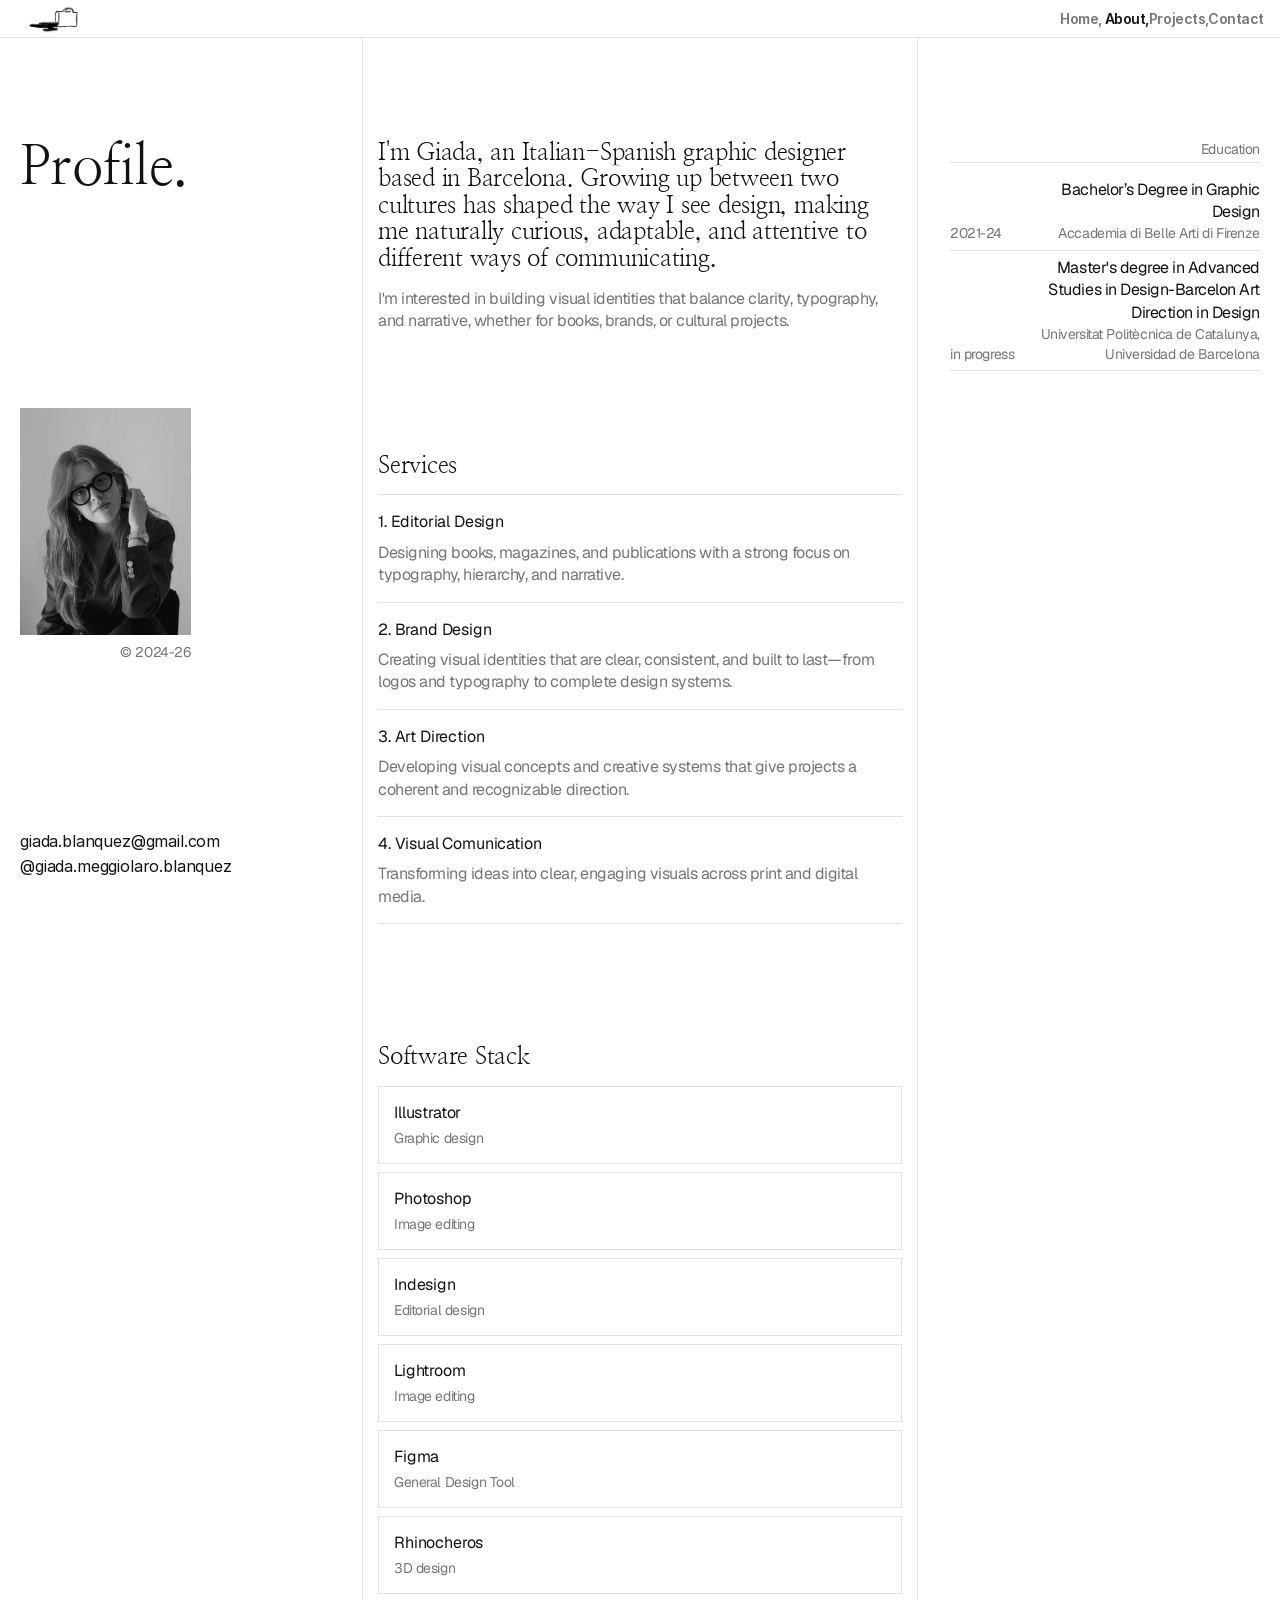
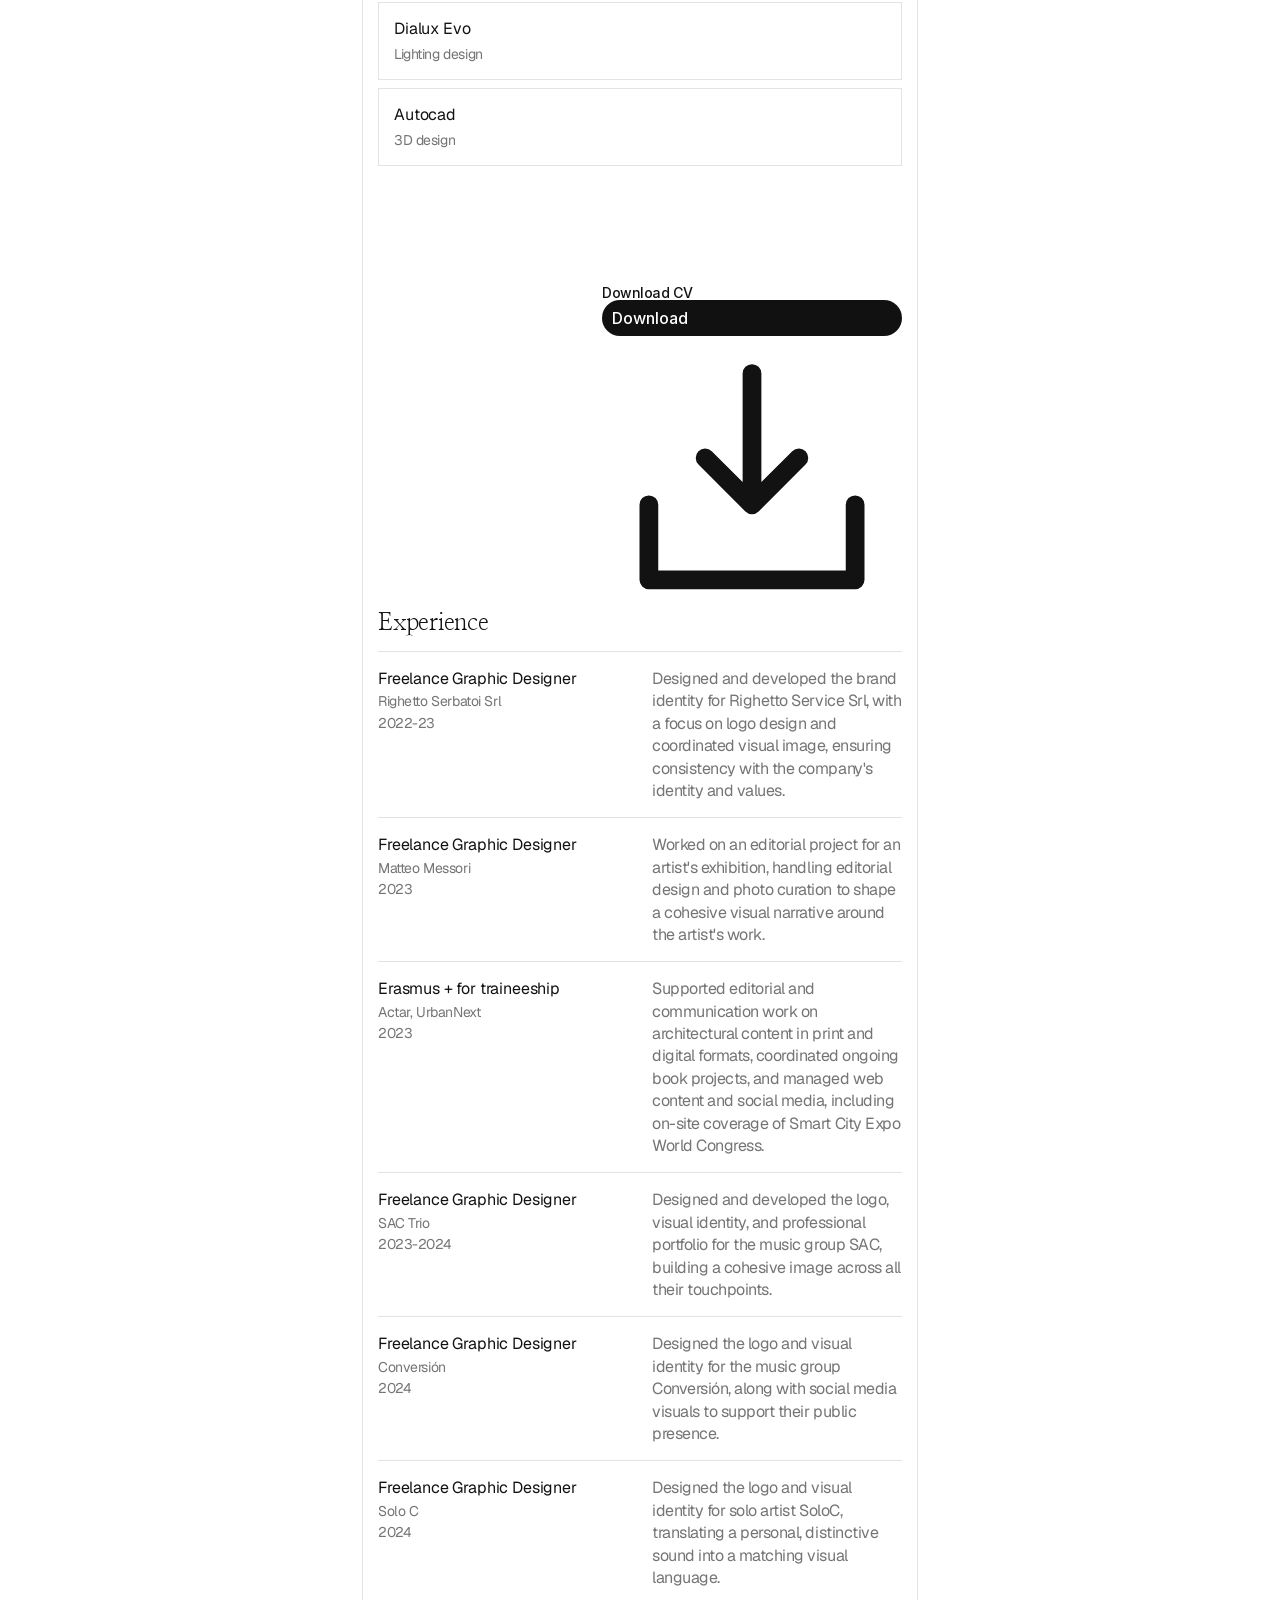
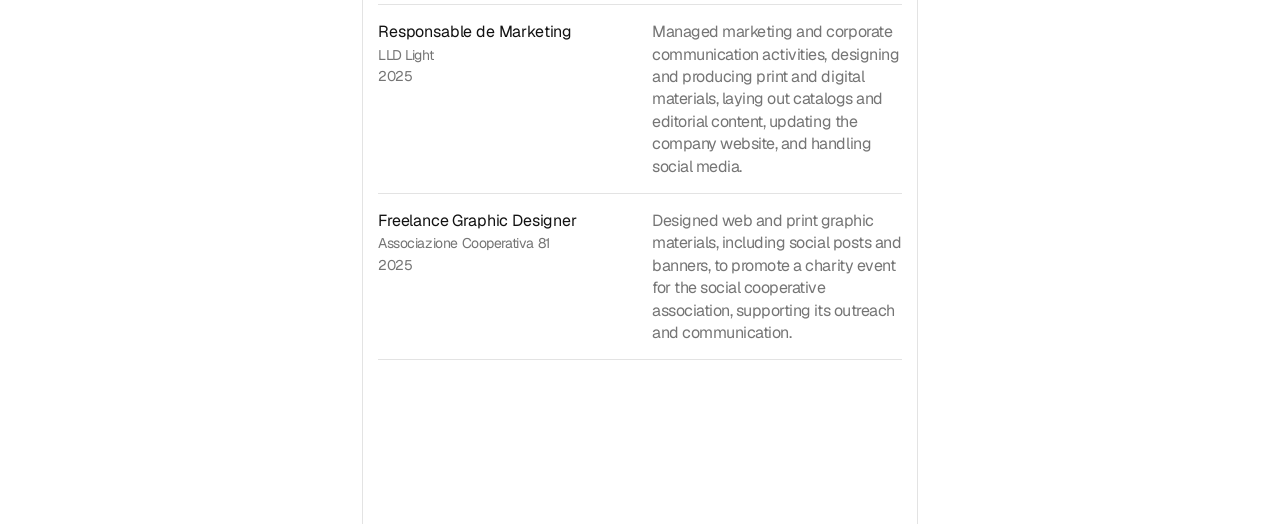
<file: about.html>
<html lang="en" data-redirect-timezone="1"><head>
	<meta charset="utf-8">
	<meta name="viewport" content="width=device-width">
	
	<title>Giada Meggiolaro Blanquez</title>
    <meta name="description" content="Graphic Design &amp; Art Direction">
    
    
    
    <link href="assets/images/dPSWd9SUaoFMMivwNRECpbYspUs.png" rel="icon" media="(prefers-color-scheme: light)">
    <link href="assets/images/dPSWd9SUaoFMMivwNRECpbYspUs.png" rel="icon" media="(prefers-color-scheme: dark)">
    <link rel="apple-touch-icon" href="assets/images/ZJ5gLLBhANKzpQMgEnhyMZU3w.png">
    
    <meta property="og:type" content="website">
    <meta property="og:title" content="Giada Meggiolaro Blanquez">
    <meta property="og:description" content="Graphic Design &amp; Art Direction">
    
    
    <meta name="twitter:card" content="summary_large_image">
    <meta name="twitter:title" content="Giada Meggiolaro Blanquez">
    <meta name="twitter:description" content="Graphic Design &amp; Art Direction">
    
	
	
	
	
	
    
    
	
	<style data-portfolio-font-css="">/* cyrillic-ext */
@font-face {
  font-family: 'Geist';
  font-style: normal;
  font-weight: 500;
  font-display: swap;
  src: url(assets/type/s/geist/v5/gyBhhwUxId8gMGYQMKR3pzfaWI_RruMIl5na-1Q.woff2) format('woff2');
  unicode-range: U+0460-052F, U+1C80-1C8A, U+20B4, U+2DE0-2DFF, U+A640-A69F, U+FE2E-FE2F;
}
/* cyrillic */
@font-face {
  font-family: 'Geist';
  font-style: normal;
  font-weight: 500;
  font-display: swap;
  src: url(assets/type/s/geist/v5/gyBhhwUxId8gMGYQMKR3pzfaWI_RruMInpna-1Q.woff2) format('woff2');
  unicode-range: U+0301, U+0400-045F, U+0490-0491, U+04B0-04B1, U+2116;
}
/* vietnamese */
@font-face {
  font-family: 'Geist';
  font-style: normal;
  font-weight: 500;
  font-display: swap;
  src: url(assets/type/s/geist/v5/gyBhhwUxId8gMGYQMKR3pzfaWI_RruMIlZna-1Q.woff2) format('woff2');
  unicode-range: U+0102-0103, U+0110-0111, U+0128-0129, U+0168-0169, U+01A0-01A1, U+01AF-01B0, U+0300-0301, U+0303-0304, U+0308-0309, U+0323, U+0329, U+1EA0-1EF9, U+20AB;
}
/* latin-ext */
@font-face {
  font-family: 'Geist';
  font-style: normal;
  font-weight: 500;
  font-display: swap;
  src: url(assets/type/s/geist/v5/gyBhhwUxId8gMGYQMKR3pzfaWI_RruMIlJna-1Q.woff2) format('woff2');
  unicode-range: U+0100-02BA, U+02BD-02C5, U+02C7-02CC, U+02CE-02D7, U+02DD-02FF, U+0304, U+0308, U+0329, U+1D00-1DBF, U+1E00-1E9F, U+1EF2-1EFF, U+2020, U+20A0-20AB, U+20AD-20C4, U+2113, U+2C60-2C7F, U+A720-A7FF;
}
/* latin */
@font-face {
  font-family: 'Geist';
  font-style: normal;
  font-weight: 500;
  font-display: swap;
  src: url(assets/type/s/geist/v5/gyBhhwUxId8gMGYQMKR3pzfaWI_RruMImpna.woff2) format('woff2');
  unicode-range: U+0000-00FF, U+0131, U+0152-0153, U+02BB-02BC, U+02C6, U+02DA, U+02DC, U+0304, U+0308, U+0329, U+2000-206F, U+20AC, U+2122, U+2191, U+2193, U+2212, U+2215, U+FEFF, U+FFFD;
}

@font-face { font-family: "Geist"; src: url("assets/type/s/geist/v5/gyBhhwUxId8gMGYQMKR3pzfaWI_RnOM4mJPby1QNtA.woff2"); font-display: swap; font-style: normal; font-weight: 400 }
@font-face { font-family: "Geist"; src: url("assets/type/s/geist/v5/gyBhhwUxId8gMGYQMKR3pzfaWI_Re-Q4mJPby1QNtA.woff2"); font-display: swap; font-style: normal; font-weight: 700 }
@font-face { font-family: "Inter"; src: url("assets/fonts/5vvr9Vy74if2I6bQbJvbw7SY1pQ.woff2"); font-display: swap; font-style: normal; font-weight: 400; unicode-range: U+0460-052F, U+1C80-1C88, U+20B4, U+2DE0-2DFF, U+A640-A69F, U+FE2E-FE2F }
@font-face { font-family: "Inter"; src: url("assets/fonts/EOr0mi4hNtlgWNn9if640EZzXCo.woff2"); font-display: swap; font-style: normal; font-weight: 400; unicode-range: U+0301, U+0400-045F, U+0490-0491, U+04B0-04B1, U+2116 }
@font-face { font-family: "Inter"; src: url("assets/fonts/Y9k9QrlZAqio88Klkmbd8VoMQc.woff2"); font-display: swap; font-style: normal; font-weight: 400; unicode-range: U+1F00-1FFF }
@font-face { font-family: "Inter"; src: url("assets/fonts/OYrD2tBIBPvoJXiIHnLoOXnY9M.woff2"); font-display: swap; font-style: normal; font-weight: 400; unicode-range: U+0370-03FF }
@font-face { font-family: "Inter"; src: url("assets/fonts/JeYwfuaPfZHQhEG8U5gtPDZ7WQ.woff2"); font-display: swap; font-style: normal; font-weight: 400; unicode-range: U+0100-024F, U+0259, U+1E00-1EFF, U+2020, U+20A0-20AB, U+20AD-20CF, U+2113, U+2C60-2C7F, U+A720-A7FF }
@font-face { font-family: "Inter"; src: url("assets/fonts/GrgcKwrN6d3Uz8EwcLHZxwEfC4.woff2"); font-display: swap; font-style: normal; font-weight: 400; unicode-range: U+0000-00FF, U+0131, U+0152-0153, U+02BB-02BC, U+02C6, U+02DA, U+02DC, U+2000-206F, U+2070, U+2074-207E, U+2080-208E, U+20AC, U+2122, U+2191, U+2193, U+2212, U+2215, U+FEFF, U+FFFD }
@font-face { font-family: "Inter"; src: url("assets/fonts/b6Y37FthZeALduNqHicBT6FutY.woff2"); font-display: swap; font-style: normal; font-weight: 400; unicode-range: U+0102-0103, U+0110-0111, U+0128-0129, U+0168-0169, U+01A0-01A1, U+01AF-01B0, U+1EA0-1EF9, U+20AB }
@font-face { font-family: "Inter"; src: url("assets/fonts/DpPBYI0sL4fYLgAkX8KXOPVt7c.woff2"); font-display: swap; font-style: normal; font-weight: 700; unicode-range: U+0460-052F, U+1C80-1C88, U+20B4, U+2DE0-2DFF, U+A640-A69F, U+FE2E-FE2F }
@font-face { font-family: "Inter"; src: url("assets/fonts/4RAEQdEOrcnDkhHiiCbJOw92Lk.woff2"); font-display: swap; font-style: normal; font-weight: 700; unicode-range: U+0301, U+0400-045F, U+0490-0491, U+04B0-04B1, U+2116 }
@font-face { font-family: "Inter"; src: url("assets/fonts/1K3W8DizY3v4emK8Mb08YHxTbs.woff2"); font-display: swap; font-style: normal; font-weight: 700; unicode-range: U+1F00-1FFF }
@font-face { font-family: "Inter"; src: url("assets/fonts/tUSCtfYVM1I1IchuyCwz9gDdQ.woff2"); font-display: swap; font-style: normal; font-weight: 700; unicode-range: U+0370-03FF }
@font-face { font-family: "Inter"; src: url("assets/fonts/VgYFWiwsAC5OYxAycRXXvhze58.woff2"); font-display: swap; font-style: normal; font-weight: 700; unicode-range: U+0100-024F, U+0259, U+1E00-1EFF, U+2020, U+20A0-20AB, U+20AD-20CF, U+2113, U+2C60-2C7F, U+A720-A7FF }
@font-face { font-family: "Inter"; src: url("assets/fonts/syRNPWzAMIrcJ3wIlPIP43KjQs.woff2"); font-display: swap; font-style: normal; font-weight: 700; unicode-range: U+0000-00FF, U+0131, U+0152-0153, U+02BB-02BC, U+02C6, U+02DA, U+02DC, U+2000-206F, U+2070, U+2074-207E, U+2080-208E, U+20AC, U+2122, U+2191, U+2193, U+2212, U+2215, U+FEFF, U+FFFD }
@font-face { font-family: "Inter"; src: url("assets/fonts/GIryZETIX4IFypco5pYZONKhJIo.woff2"); font-display: swap; font-style: normal; font-weight: 700; unicode-range: U+0102-0103, U+0110-0111, U+0128-0129, U+0168-0169, U+01A0-01A1, U+01AF-01B0, U+1EA0-1EF9, U+20AB }
@font-face { font-family: "Inter"; src: url("assets/fonts/H89BbHkbHDzlxZzxi8uPzTsp90.woff2"); font-display: swap; font-style: italic; font-weight: 700; unicode-range: U+0460-052F, U+1C80-1C88, U+20B4, U+2DE0-2DFF, U+A640-A69F, U+FE2E-FE2F }
@font-face { font-family: "Inter"; src: url("assets/fonts/u6gJwDuwB143kpNK1T1MDKDWkMc.woff2"); font-display: swap; font-style: italic; font-weight: 700; unicode-range: U+0301, U+0400-045F, U+0490-0491, U+04B0-04B1, U+2116 }
@font-face { font-family: "Inter"; src: url("assets/fonts/43sJ6MfOPh1LCJt46OvyDuSbA6o.woff2"); font-display: swap; font-style: italic; font-weight: 700; unicode-range: U+1F00-1FFF }
@font-face { font-family: "Inter"; src: url("assets/fonts/wccHG0r4gBDAIRhfHiOlq6oEkqw.woff2"); font-display: swap; font-style: italic; font-weight: 700; unicode-range: U+0370-03FF }
@font-face { font-family: "Inter"; src: url("assets/fonts/WZ367JPwf9bRW6LdTHN8rXgSjw.woff2"); font-display: swap; font-style: italic; font-weight: 700; unicode-range: U+0100-024F, U+0259, U+1E00-1EFF, U+2020, U+20A0-20AB, U+20AD-20CF, U+2113, U+2C60-2C7F, U+A720-A7FF }
@font-face { font-family: "Inter"; src: url("assets/fonts/ia3uin3hQWqDrVloC1zEtYHWw.woff2"); font-display: swap; font-style: italic; font-weight: 700; unicode-range: U+0000-00FF, U+0131, U+0152-0153, U+02BB-02BC, U+02C6, U+02DA, U+02DC, U+2000-206F, U+2070, U+2074-207E, U+2080-208E, U+20AC, U+2122, U+2191, U+2193, U+2212, U+2215, U+FEFF, U+FFFD }
@font-face { font-family: "Inter"; src: url("assets/fonts/2A4Xx7CngadFGlVV4xrO06OBHY.woff2"); font-display: swap; font-style: italic; font-weight: 700; unicode-range: U+0102-0103, U+0110-0111, U+0128-0129, U+0168-0169, U+01A0-01A1, U+01AF-01B0, U+1EA0-1EF9, U+20AB }
@font-face { font-family: "Inter"; src: url("assets/fonts/CfMzU8w2e7tHgF4T4rATMPuWosA.woff2"); font-display: swap; font-style: italic; font-weight: 400; unicode-range: U+0460-052F, U+1C80-1C88, U+20B4, U+2DE0-2DFF, U+A640-A69F, U+FE2E-FE2F }
@font-face { font-family: "Inter"; src: url("assets/fonts/867QObYax8ANsfX4TGEVU9YiCM.woff2"); font-display: swap; font-style: italic; font-weight: 400; unicode-range: U+0301, U+0400-045F, U+0490-0491, U+04B0-04B1, U+2116 }
@font-face { font-family: "Inter"; src: url("assets/fonts/Oyn2ZbENFdnW7mt2Lzjk1h9Zb9k.woff2"); font-display: swap; font-style: italic; font-weight: 400; unicode-range: U+1F00-1FFF }
@font-face { font-family: "Inter"; src: url("assets/fonts/cdAe8hgZ1cMyLu9g005pAW3xMo.woff2"); font-display: swap; font-style: italic; font-weight: 400; unicode-range: U+0370-03FF }
@font-face { font-family: "Inter"; src: url("assets/fonts/DOfvtmE1UplCq161m6Hj8CSQYg.woff2"); font-display: swap; font-style: italic; font-weight: 400; unicode-range: U+0100-024F, U+0259, U+1E00-1EFF, U+2020, U+20A0-20AB, U+20AD-20CF, U+2113, U+2C60-2C7F, U+A720-A7FF }
@font-face { font-family: "Inter"; src: url("assets/fonts/pKRFNWFoZl77qYCAIp84lN1h944.woff2"); font-display: swap; font-style: italic; font-weight: 400; unicode-range: U+0000-00FF, U+0131, U+0152-0153, U+02BB-02BC, U+02C6, U+02DA, U+02DC, U+2000-206F, U+2070, U+2074-207E, U+2080-208E, U+20AC, U+2122, U+2191, U+2193, U+2212, U+2215, U+FEFF, U+FFFD }
@font-face { font-family: "Inter"; src: url("assets/fonts/tKtBcDnBMevsEEJKdNGhhkLzYo.woff2"); font-display: swap; font-style: italic; font-weight: 400; unicode-range: U+0102-0103, U+0110-0111, U+0128-0129, U+0168-0169, U+01A0-01A1, U+01AF-01B0, U+1EA0-1EF9, U+20AB }
@font-face { font-family: "Inter"; src: url("assets/fonts/5A3Ce6C9YYmCjpQx9M4inSaKU.woff2"); font-display: swap; font-style: normal; font-weight: 500; unicode-range: U+0460-052F, U+1C80-1C88, U+20B4, U+2DE0-2DFF, U+A640-A69F, U+FE2E-FE2F }
@font-face { font-family: "Inter"; src: url("assets/fonts/Qx95Xyt0Ka3SGhinnbXIGpEIyP4.woff2"); font-display: swap; font-style: normal; font-weight: 500; unicode-range: U+0301, U+0400-045F, U+0490-0491, U+04B0-04B1, U+2116 }
@font-face { font-family: "Inter"; src: url("assets/fonts/6mJuEAguuIuMog10gGvH5d3cl8.woff2"); font-display: swap; font-style: normal; font-weight: 500; unicode-range: U+1F00-1FFF }
@font-face { font-family: "Inter"; src: url("assets/fonts/xYYWaj7wCU5zSQH0eXvSaS19wo.woff2"); font-display: swap; font-style: normal; font-weight: 500; unicode-range: U+0370-03FF }
@font-face { font-family: "Inter"; src: url("assets/fonts/otTaNuNpVK4RbdlT7zDDdKvQBA.woff2"); font-display: swap; font-style: normal; font-weight: 500; unicode-range: U+0100-024F, U+0259, U+1E00-1EFF, U+2020, U+20A0-20AB, U+20AD-20CF, U+2113, U+2C60-2C7F, U+A720-A7FF }
@font-face { font-family: "Inter"; src: url("assets/fonts/d3tHnaQIAeqiE5hGcRw4mmgWYU.woff2"); font-display: swap; font-style: normal; font-weight: 500; unicode-range: U+0000-00FF, U+0131, U+0152-0153, U+02BB-02BC, U+02C6, U+02DA, U+02DC, U+2000-206F, U+2074, U+20AC, U+2122, U+2191, U+2193, U+2212, U+2215, U+FEFF, U+FFFD }
@font-face { font-family: "Inter"; src: url("assets/fonts/DolVirEGb34pEXEp8t8FQBSK4.woff2"); font-display: swap; font-style: normal; font-weight: 500; unicode-range: U+0102-0103, U+0110-0111, U+0128-0129, U+0168-0169, U+01A0-01A1, U+01AF-01B0, U+1EA0-1EF9, U+20AB }
@font-face { font-family: "Inter"; src: url("assets/fonts/DXD0Q7LSl7HEvDzucnyLnGBHM.woff2"); font-display: swap; font-style: normal; font-weight: 700; unicode-range: U+0000-00FF, U+0131, U+0152-0153, U+02BB-02BC, U+02C6, U+02DA, U+02DC, U+2000-206F, U+2074, U+20AC, U+2122, U+2191, U+2193, U+2212, U+2215, U+FEFF, U+FFFD }
@font-face { font-family: "Inter"; src: url("assets/fonts/QxmhnWTzLtyjIiZcfaLIJ8EFBXU.woff2"); font-display: swap; font-style: italic; font-weight: 700; unicode-range: U+0000-00FF, U+0131, U+0152-0153, U+02BB-02BC, U+02C6, U+02DA, U+02DC, U+2000-206F, U+2074, U+20AC, U+2122, U+2191, U+2193, U+2212, U+2215, U+FEFF, U+FFFD }
@font-face { font-family: "Inter"; src: url("assets/fonts/vFzuJY0c65av44uhEKB6vyjFMg.woff2"); font-display: swap; font-style: italic; font-weight: 400; unicode-range: U+0000-00FF, U+0131, U+0152-0153, U+02BB-02BC, U+02C6, U+02DA, U+02DC, U+2000-206F, U+2074, U+20AC, U+2122, U+2191, U+2193, U+2212, U+2215, U+FEFF, U+FFFD }
@font-face { font-family: "Inter"; src: url("assets/fonts/vQyevYAyHtARFwPqUzQGpnDs.woff2"); font-display: swap; font-style: normal; font-weight: 400; unicode-range: U+0000-00FF, U+0131, U+0152-0153, U+02BB-02BC, U+02C6, U+02DA, U+02DC, U+2000-206F, U+2074, U+20AC, U+2122, U+2191, U+2193, U+2212, U+2215, U+FEFF, U+FFFD }
@font-face { font-family: "Inter"; src: url("assets/fonts/hyOgCu0Xnghbimh0pE8QTvtt2AU.woff2"); font-display: swap; font-style: normal; font-weight: 600; unicode-range: U+0460-052F, U+1C80-1C88, U+20B4, U+2DE0-2DFF, U+A640-A69F, U+FE2E-FE2F }
@font-face { font-family: "Inter"; src: url("assets/fonts/NeGmSOXrPBfEFIy5YZeHq17LEDA.woff2"); font-display: swap; font-style: normal; font-weight: 600; unicode-range: U+0301, U+0400-045F, U+0490-0491, U+04B0-04B1, U+2116 }
@font-face { font-family: "Inter"; src: url("assets/fonts/oYaAX5himiTPYuN8vLWnqBbfD2s.woff2"); font-display: swap; font-style: normal; font-weight: 600; unicode-range: U+1F00-1FFF }
@font-face { font-family: "Inter"; src: url("assets/fonts/lEJLP4R0yuCaMCjSXYHtJw72M.woff2"); font-display: swap; font-style: normal; font-weight: 600; unicode-range: U+0370-03FF }
@font-face { font-family: "Inter"; src: url("assets/fonts/cRJyLNuTJR5jbyKzGi33wU9cqIQ.woff2"); font-display: swap; font-style: normal; font-weight: 600; unicode-range: U+0100-024F, U+0259, U+1E00-1EFF, U+2020, U+20A0-20AB, U+20AD-20CF, U+2113, U+2C60-2C7F, U+A720-A7FF }
@font-face { font-family: "Inter"; src: url("assets/fonts/1ZFS7N918ojhhd0nQWdj3jz4w.woff2"); font-display: swap; font-style: normal; font-weight: 600; unicode-range: U+0000-00FF, U+0131, U+0152-0153, U+02BB-02BC, U+02C6, U+02DA, U+02DC, U+2000-206F, U+2074, U+20AC, U+2122, U+2191, U+2193, U+2212, U+2215, U+FEFF, U+FFFD }
@font-face { font-family: "Inter"; src: url("assets/fonts/A0Wcc7NgXMjUuFdquHDrIZpzZw0.woff2"); font-display: swap; font-style: normal; font-weight: 600; unicode-range: U+0102-0103, U+0110-0111, U+0128-0129, U+0168-0169, U+01A0-01A1, U+01AF-01B0, U+1EA0-1EF9, U+20AB }
@font-face { font-family: "Inter"; src: url("assets/fonts/vxBnBhH8768IFAXAb4Qf6wQHKs.woff2"); font-display: swap; font-style: italic; font-weight: 600; unicode-range: U+0460-052F, U+1C80-1C88, U+20B4, U+2DE0-2DFF, U+A640-A69F, U+FE2E-FE2F }
@font-face { font-family: "Inter"; src: url("assets/fonts/zSsEuoJdh8mcFVk976C05ZfQr8.woff2"); font-display: swap; font-style: italic; font-weight: 600; unicode-range: U+0301, U+0400-045F, U+0490-0491, U+04B0-04B1, U+2116 }
@font-face { font-family: "Inter"; src: url("assets/fonts/b8ezwLrN7h2AUoPEENcsTMVJ0.woff2"); font-display: swap; font-style: italic; font-weight: 600; unicode-range: U+1F00-1FFF }
@font-face { font-family: "Inter"; src: url("assets/fonts/mvNEIBLyHbscgHtwfsByjXUz3XY.woff2"); font-display: swap; font-style: italic; font-weight: 600; unicode-range: U+0370-03FF }
@font-face { font-family: "Inter"; src: url("assets/fonts/6FI2EneKzM3qBy5foOZXey7coCA.woff2"); font-display: swap; font-style: italic; font-weight: 600; unicode-range: U+0100-024F, U+0259, U+1E00-1EFF, U+2020, U+20A0-20AB, U+20AD-20CF, U+2113, U+2C60-2C7F, U+A720-A7FF }
@font-face { font-family: "Inter"; src: url("assets/fonts/qrVgiXNd6RuQjETYQiVQ9nqCk.woff2"); font-display: swap; font-style: italic; font-weight: 600; unicode-range: U+0000-00FF, U+0131, U+0152-0153, U+02BB-02BC, U+02C6, U+02DA, U+02DC, U+2000-206F, U+2074, U+20AC, U+2122, U+2191, U+2193, U+2212, U+2215, U+FEFF, U+FFFD }
@font-face { font-family: "Inter"; src: url("assets/fonts/NHHeAKJVP0ZWHk5YZnQQChIsBM.woff2"); font-display: swap; font-style: italic; font-weight: 600; unicode-range: U+0102-0103, U+0110-0111, U+0128-0129, U+0168-0169, U+01A0-01A1, U+01AF-01B0, U+1EA0-1EF9, U+20AB }
@font-face { font-family: "Geist Placeholder"; src: local("Arial"); ascent-override: 94.56%; descent-override: 27.76%; line-gap-override: 0.00%; size-adjust: 106.28% }
@font-face { font-family: "Inter Placeholder"; src: local("Arial"); ascent-override: 89.79%; descent-override: 22.36%; line-gap-override: 0.00%; size-adjust: 107.89% }</style>
	
    
    
    
    
	
	<meta name="robots" content="max-image-preview:large"><style data-portfolio-css-ssr-minified="" data-portfolio-components="portfolio-lib-cursors-host portfolio-A0dGk PropertyOverrides portfolio-dhdjT portfolio-lib-combinedCSSRules portfolio-ohg0r portfolio-RUhez portfolio-RgP1I portfolio-HbzUv">html,body,#main{box-sizing:border-box;margin:0;padding:0}:root{-webkit-font-smoothing:antialiased;-moz-osx-font-smoothing:grayscale}*{box-sizing:border-box;-webkit-font-smoothing:inherit}h1,h2,h3,h4,h5,h6,p,figure{margin:0}body,input,textarea,select,button{font-family:sans-serif;font-size:12px}body{--token-c4c0c9d2-546e-4038-b872-dd5d46e58f89:#fff;--token-35ce533d-90fd-45de-b94b-75330adda861:#121212;--token-39316b97-7dc9-462e-a078-1fd981342ab6:#e3e3e3;--token-972af2b6-d59f-423b-8bfd-42c3439d4c75:#757575}@supports (z-index:calc(infinity)){#__portfolio-badge-container{--infinity:infinity}}#__portfolio-badge-container{pointer-events:none;width:100%;z-index:calc(var(--infinity,2147480000));justify-content:flex-end;padding:20px;display:flex;position:fixed;bottom:0}body{--portfolio-will-change-override:none}@supports (background:-webkit-named-image(i)) and (not (grid-template-rows:subgrid)){body{--portfolio-will-change-override:transform}}body{--portfolio-will-change-filter-override:none}@supports (background:-webkit-named-image(i)) and (not (position-area:top right)){body{--portfolio-will-change-filter-override:filter}}[data-portfolio-component-type]{position:absolute}[data-portfolio-component-type=Text]{cursor:inherit}[data-portfolio-component-text-autosized] *{white-space:pre}[data-portfolio-component-type=Text]>*{text-align:var(--portfolio-text-alignment,start)}[data-portfolio-component-type=Text] span span,[data-portfolio-component-type=Text] p span,[data-portfolio-component-type=Text] h1 span,[data-portfolio-component-type=Text] h2 span,[data-portfolio-component-type=Text] h3 span,[data-portfolio-component-type=Text] h4 span,[data-portfolio-component-type=Text] h5 span,[data-portfolio-component-type=Text] h6 span{display:block}[data-portfolio-component-type=Text] span span span,[data-portfolio-component-type=Text] p span span,[data-portfolio-component-type=Text] h1 span span,[data-portfolio-component-type=Text] h2 span span,[data-portfolio-component-type=Text] h3 span span,[data-portfolio-component-type=Text] h4 span span,[data-portfolio-component-type=Text] h5 span span,[data-portfolio-component-type=Text] h6 span span{display:unset}[data-portfolio-component-type=Text] div div span,[data-portfolio-component-type=Text] a div span,[data-portfolio-component-type=Text] span span span,[data-portfolio-component-type=Text] p span span,[data-portfolio-component-type=Text] h1 span span,[data-portfolio-component-type=Text] h2 span span,[data-portfolio-component-type=Text] h3 span span,[data-portfolio-component-type=Text] h4 span span,[data-portfolio-component-type=Text] h5 span span,[data-portfolio-component-type=Text] h6 span span,[data-portfolio-component-type=Text] a{font-family:var(--font-family);font-style:var(--font-style);font-weight:min(calc(var(--portfolio-font-weight-increase,0) + var(--font-weight,400)), 900);color:var(--text-color);letter-spacing:var(--letter-spacing);font-size:var(--font-size);text-transform:var(--text-transform);--text-decoration:var(--portfolio-text-decoration-style,solid) var(--portfolio-text-decoration,none) var(--portfolio-text-decoration-color,currentcolor) var(--portfolio-text-decoration-thickness,auto);--text-decoration-skip-ink:var(--portfolio-text-decoration-skip-ink);--text-underline-offset:var(--portfolio-text-decoration-offset);line-height:var(--line-height);--font-family:var(--portfolio-font-family);--font-style:var(--portfolio-font-style);--font-weight:var(--portfolio-font-weight);--text-color:var(--portfolio-text-color);--letter-spacing:var(--portfolio-letter-spacing);--font-size:var(--portfolio-font-size);--text-transform:var(--portfolio-text-transform);--line-height:var(--portfolio-line-height)}[data-portfolio-component-type=Text] a,[data-portfolio-component-type=Text] a div span,[data-portfolio-component-type=Text] a span span span,[data-portfolio-component-type=Text] a p span span,[data-portfolio-component-type=Text] a h1 span span,[data-portfolio-component-type=Text] a h2 span span,[data-portfolio-component-type=Text] a h3 span span,[data-portfolio-component-type=Text] a h4 span span,[data-portfolio-component-type=Text] a h5 span span,[data-portfolio-component-type=Text] a h6 span span{--font-family:var(--portfolio-link-font-family,var(--portfolio-font-family));--font-style:var(--portfolio-link-font-style,var(--portfolio-font-style));--font-weight:var(--portfolio-link-font-weight,var(--portfolio-font-weight));--text-color:var(--portfolio-link-text-color,var(--portfolio-text-color));--font-size:var(--portfolio-link-font-size,var(--portfolio-font-size));--text-transform:var(--portfolio-link-text-transform,var(--portfolio-text-transform));--text-decoration:var(--portfolio-link-text-decoration-style,var(--portfolio-text-decoration-style,solid)) var(--portfolio-link-text-decoration,var(--portfolio-text-decoration,none)) var(--portfolio-link-text-decoration-color,var(--portfolio-text-decoration-color,currentcolor)) var(--portfolio-link-text-decoration-thickness,var(--portfolio-text-decoration-thickness,auto));--text-decoration-skip-ink:var(--portfolio-link-text-decoration-skip-ink,var(--portfolio-text-decoration-skip-ink));--text-underline-offset:var(--portfolio-link-text-decoration-offset,var(--portfolio-text-decoration-offset))}[data-portfolio-component-type=Text] a:hover,[data-portfolio-component-type=Text] a div span:hover,[data-portfolio-component-type=Text] a span span span:hover,[data-portfolio-component-type=Text] a p span span:hover,[data-portfolio-component-type=Text] a h1 span span:hover,[data-portfolio-component-type=Text] a h2 span span:hover,[data-portfolio-component-type=Text] a h3 span span:hover,[data-portfolio-component-type=Text] a h4 span span:hover,[data-portfolio-component-type=Text] a h5 span span:hover,[data-portfolio-component-type=Text] a h6 span span:hover{--font-family:var(--portfolio-link-hover-font-family,var(--portfolio-link-font-family,var(--portfolio-font-family)));--font-style:var(--portfolio-link-hover-font-style,var(--portfolio-link-font-style,var(--portfolio-font-style)));--font-weight:var(--portfolio-link-hover-font-weight,var(--portfolio-link-font-weight,var(--portfolio-font-weight)));--text-color:var(--portfolio-link-hover-text-color,var(--portfolio-link-text-color,var(--portfolio-text-color)));--font-size:var(--portfolio-link-hover-font-size,var(--portfolio-link-font-size,var(--portfolio-font-size)));--text-transform:var(--portfolio-link-hover-text-transform,var(--portfolio-link-text-transform,var(--portfolio-text-transform)));--text-decoration:var(--portfolio-link-hover-text-decoration-style,var(--portfolio-link-text-decoration-style,var(--portfolio-text-decoration-style,solid))) var(--portfolio-link-hover-text-decoration,var(--portfolio-link-text-decoration,var(--portfolio-text-decoration,none))) var(--portfolio-link-hover-text-decoration-color,var(--portfolio-link-text-decoration-color,var(--portfolio-text-decoration-color,currentcolor))) var(--portfolio-link-hover-text-decoration-thickness,var(--portfolio-link-text-decoration-thickness,var(--portfolio-text-decoration-thickness,auto)));--text-decoration-skip-ink:var(--portfolio-link-hover-text-decoration-skip-ink,var(--portfolio-link-text-decoration-skip-ink,var(--portfolio-text-decoration-skip-ink)));--text-underline-offset:var(--portfolio-link-hover-text-decoration-offset,var(--portfolio-link-text-decoration-offset,var(--portfolio-text-decoration-offset)))}[data-portfolio-component-type=Text].isCurrent a,[data-portfolio-component-type=Text].isCurrent a div span,[data-portfolio-component-type=Text].isCurrent a span span span,[data-portfolio-component-type=Text].isCurrent a p span span,[data-portfolio-component-type=Text].isCurrent a h1 span span,[data-portfolio-component-type=Text].isCurrent a h2 span span,[data-portfolio-component-type=Text].isCurrent a h3 span span,[data-portfolio-component-type=Text].isCurrent a h4 span span,[data-portfolio-component-type=Text].isCurrent a h5 span span,[data-portfolio-component-type=Text].isCurrent a h6 span span{--font-family:var(--portfolio-link-current-font-family,var(--portfolio-link-font-family,var(--portfolio-font-family)));--font-style:var(--portfolio-link-current-font-style,var(--portfolio-link-font-style,var(--portfolio-font-style)));--font-weight:var(--portfolio-link-current-font-weight,var(--portfolio-link-font-weight,var(--portfolio-font-weight)));--text-color:var(--portfolio-link-current-text-color,var(--portfolio-link-text-color,var(--portfolio-text-color)));--font-size:var(--portfolio-link-current-font-size,var(--portfolio-link-font-size,var(--portfolio-font-size)));--text-transform:var(--portfolio-link-current-text-transform,var(--portfolio-link-text-transform,var(--portfolio-text-transform)));--text-decoration:var(--portfolio-link-current-text-decoration-style,var(--portfolio-link-text-decoration-style,var(--portfolio-text-decoration-style,solid))) var(--portfolio-link-current-text-decoration,var(--portfolio-link-text-decoration,var(--portfolio-text-decoration,none))) var(--portfolio-link-current-text-decoration-color,var(--portfolio-link-text-decoration-color,var(--portfolio-text-decoration-color,currentcolor))) var(--portfolio-link-current-text-decoration-thickness,var(--portfolio-link-text-decoration-thickness,var(--portfolio-text-decoration-thickness,auto)));--text-decoration-skip-ink:var(--portfolio-link-current-text-decoration-skip-ink,var(--portfolio-link-text-decoration-skip-ink,var(--portfolio-text-decoration-skip-ink)));--text-underline-offset:var(--portfolio-link-current-text-decoration-offset,var(--portfolio-link-text-decoration-offset,var(--portfolio-text-decoration-offset)))}[data-portfolio-component-type=RichTextContainer]{outline:none;flex-direction:column;flex-shrink:0;justify-content:flex-start;display:flex}p.portfolio-text,div.portfolio-text,figure.portfolio-text,h1.portfolio-text,h2.portfolio-text,h3.portfolio-text,h4.portfolio-text,h5.portfolio-text,h6.portfolio-text,ol.portfolio-text,ul.portfolio-text{margin:0;padding:0}p.portfolio-text,div.portfolio-text,h1.portfolio-text,h2.portfolio-text,h3.portfolio-text,h4.portfolio-text,h5.portfolio-text,h6.portfolio-text,li.portfolio-text,ol.portfolio-text,ul.portfolio-text,mark.portfolio-text,span.portfolio-text:not([data-text-fill]){font-family:var(--portfolio-font-family-preview,var(--portfolio-blockquote-font-family,var(--portfolio-font-family,Inter, Inter Placeholder, sans-serif)));font-style:var(--portfolio-font-style-preview,var(--portfolio-blockquote-font-style,var(--portfolio-font-style,normal)));font-weight:var(--portfolio-font-weight-preview,var(--portfolio-blockquote-font-weight,var(--portfolio-font-weight,400)));color:var(--portfolio-blockquote-text-color,var(--portfolio-text-color,#000));font-size:calc(var(--portfolio-blockquote-font-size,var(--portfolio-font-size,16px)) * var(--portfolio-font-size-scale,1));letter-spacing:var(--portfolio-blockquote-letter-spacing,var(--portfolio-letter-spacing,0));text-transform:var(--portfolio-blockquote-text-transform,var(--portfolio-text-transform,none));-webkit-text-decoration-line:var(--portfolio-blockquote-text-decoration,var(--portfolio-text-decoration,initial));text-decoration-line:var(--portfolio-blockquote-text-decoration,var(--portfolio-text-decoration,initial));-webkit-text-decoration-style:var(--portfolio-blockquote-text-decoration-style,var(--portfolio-text-decoration-style,initial));text-decoration-style:var(--portfolio-blockquote-text-decoration-style,var(--portfolio-text-decoration-style,initial));-webkit-text-decoration-color:var(--portfolio-blockquote-text-decoration-color,var(--portfolio-text-decoration-color,initial));text-decoration-color:var(--portfolio-blockquote-text-decoration-color,var(--portfolio-text-decoration-color,initial));text-decoration-thickness:var(--portfolio-blockquote-text-decoration-thickness,var(--portfolio-text-decoration-thickness,initial));text-decoration-skip-ink:var(--portfolio-blockquote-text-decoration-skip-ink,var(--portfolio-text-decoration-skip-ink,initial));text-underline-offset:var(--portfolio-blockquote-text-decoration-offset,var(--portfolio-text-decoration-offset,initial));line-height:var(--portfolio-blockquote-line-height,var(--portfolio-line-height,1.2em));text-align:var(--portfolio-blockquote-text-alignment,var(--portfolio-text-alignment,start));-webkit-text-stroke-width:var(--portfolio-text-stroke-width,initial);-webkit-text-stroke-color:var(--portfolio-text-stroke-color,initial);-moz-font-feature-settings:var(--portfolio-font-open-type-features,initial);-webkit-font-feature-settings:var(--portfolio-font-open-type-features,initial);font-feature-settings:var(--portfolio-font-open-type-features,initial);font-variation-settings:var(--portfolio-font-variation-axes-preview,var(--portfolio-font-variation-axes,normal));text-wrap:var(--portfolio-text-wrap-override,var(--portfolio-text-wrap))}mark.portfolio-text,p.portfolio-text,div.portfolio-text,h1.portfolio-text,h2.portfolio-text,h3.portfolio-text,h4.portfolio-text,h5.portfolio-text,h6.portfolio-text,li.portfolio-text,ol.portfolio-text,ul.portfolio-text{background-color:var(--portfolio-blockquote-text-background-color,var(--portfolio-text-background-color,initial));border-radius:var(--portfolio-blockquote-text-background-radius,var(--portfolio-text-background-radius,initial));corner-shape:var(--portfolio-blockquote-text-background-corner-shape,var(--portfolio-text-background-corner-shape,initial));padding:var(--portfolio-blockquote-text-background-padding,var(--portfolio-text-background-padding,initial))}@supports not (color:color(display-p3 1 1 1)){p.portfolio-text,div.portfolio-text,h1.portfolio-text,h2.portfolio-text,h3.portfolio-text,h4.portfolio-text,h5.portfolio-text,h6.portfolio-text,li.portfolio-text,ol.portfolio-text,ul.portfolio-text,span.portfolio-text:not([data-text-fill]){color:var(--portfolio-blockquote-text-color-rgb,var(--portfolio-blockquote-text-color,var(--portfolio-text-color-rgb,var(--portfolio-text-color,#000))));-webkit-text-stroke-color:var(--portfolio-text-stroke-color-rgb,var(--portfolio-text-stroke-color,initial))}mark.portfolio-text{background-color:var(--portfolio-blockquote-text-background-color-rgb,var(--portfolio-blockquote-text-background-color,var(--portfolio-text-background-color-rgb,var(--portfolio-text-background-color,initial))))}}.portfolio-fit-text .portfolio-text{white-space:nowrap;white-space-collapse:preserve}strong.portfolio-text{font-family:var(--portfolio-blockquote-font-family-bold,var(--portfolio-font-family-bold));font-style:var(--portfolio-blockquote-font-style-bold,var(--portfolio-font-style-bold));font-weight:var(--portfolio-blockquote-font-weight-bold,var(--portfolio-font-weight-bold,bolder));font-variation-settings:var(--portfolio-blockquote-font-variation-axes-bold,var(--portfolio-font-variation-axes-bold))}em.portfolio-text{font-family:var(--portfolio-blockquote-font-family-italic,var(--portfolio-font-family-italic));font-style:var(--portfolio-blockquote-font-style-italic,var(--portfolio-font-style-italic,italic));font-weight:var(--portfolio-blockquote-font-weight-italic,var(--portfolio-font-weight-italic));font-variation-settings:var(--portfolio-blockquote-font-variation-axes-italic,var(--portfolio-font-variation-axes-italic))}em.portfolio-text>strong.portfolio-text{font-family:var(--portfolio-blockquote-font-family-bold-italic,var(--portfolio-font-family-bold-italic));font-style:var(--portfolio-blockquote-font-style-bold-italic,var(--portfolio-font-style-bold-italic,italic));font-weight:var(--portfolio-blockquote-font-weight-bold-italic,var(--portfolio-font-weight-bold-italic,bolder));font-variation-settings:var(--portfolio-blockquote-font-variation-axes-bold-italic,var(--portfolio-font-variation-axes-bold-italic))}p.portfolio-text:not(:first-child),div.portfolio-text:not(:first-child),h1.portfolio-text:not(:first-child),h2.portfolio-text:not(:first-child),h3.portfolio-text:not(:first-child),h4.portfolio-text:not(:first-child),h5.portfolio-text:not(:first-child),h6.portfolio-text:not(:first-child),ol.portfolio-text:not(:first-child),ul.portfolio-text:not(:first-child),blockquote.portfolio-text:not(:first-child),table.portfolio-text:not(:first-child),figure.portfolio-text:not(:first-child),.portfolio-image.portfolio-text:not(:first-child){margin-top:var(--portfolio-blockquote-paragraph-spacing,var(--portfolio-paragraph-spacing,0))}li.portfolio-text>ul.portfolio-text:nth-child(2),li.portfolio-text>ol.portfolio-text:nth-child(2){margin-top:0}.portfolio-text[data-text-fill]{-webkit-text-fill-color:transparent;padding:max(0em, calc(calc(1.3em - var(--portfolio-blockquote-line-height,var(--portfolio-line-height,1.3em))) / 2));margin:min(0em, calc(calc(1.3em - var(--portfolio-blockquote-line-height,var(--portfolio-line-height,1.3em))) / -2));-webkit-background-clip:text;background-clip:text;display:inline-block}code.portfolio-text,code.portfolio-text span.portfolio-text:not([data-text-fill]){font-family:var(--portfolio-code-font-family,var(--portfolio-font-family,Inter, Inter Placeholder, sans-serif));font-style:var(--portfolio-blockquote-font-style,var(--portfolio-code-font-style,var(--portfolio-font-style,normal)));font-weight:var(--portfolio-blockquote-font-weight,var(--portfolio-code-font-weight,var(--portfolio-font-weight,400)));color:var(--portfolio-blockquote-text-color,var(--portfolio-code-text-color,var(--portfolio-text-color,#000)));font-size:calc(var(--portfolio-blockquote-font-size,var(--portfolio-font-size,16px)) * var(--portfolio-font-size-scale,1));letter-spacing:var(--portfolio-blockquote-letter-spacing,var(--portfolio-letter-spacing,0));line-height:var(--portfolio-blockquote-line-height,var(--portfolio-line-height,1.2em))}@supports not (color:color(display-p3 1 1 1)){code.portfolio-text,code.portfolio-text span.portfolio-text:not([data-text-fill]){color:var(--portfolio-blockquote-text-color-rgb,var(--portfolio-blockquote-text-color,var(--portfolio-code-text-color-rgb,var(--portfolio-code-text-color,var(--portfolio-text-color-rgb,var(--portfolio-text-color,#000))))))}}blockquote.portfolio-text{unicode-bidi:initial;margin-block-start:initial;margin-block-end:initial;margin-inline-start:initial;margin-inline-end:initial}a.portfolio-text,a.portfolio-text span.portfolio-text:not([data-text-fill]),span.portfolio-text[data-nested-link],span.portfolio-text[data-nested-link] span.portfolio-text:not([data-text-fill]){color:inherit;font-family:var(--portfolio-font-family-preview,var(--portfolio-link-font-family,var(--portfolio-blockquote-font-family,var(--portfolio-font-family,Inter, Inter Placeholder, sans-serif))));font-style:var(--portfolio-font-style-preview,var(--portfolio-link-font-style,var(--portfolio-blockquote-font-style,var(--portfolio-font-style,normal))));font-weight:var(--portfolio-font-weight-preview,var(--portfolio-link-font-weight,var(--portfolio-blockquote-font-weight,var(--portfolio-font-weight,400))));font-size:calc(var(--portfolio-blockquote-font-size,var(--portfolio-font-size,16px)) * var(--portfolio-font-size-scale,1));text-transform:var(--portfolio-link-text-transform,var(--portfolio-blockquote-text-transform,var(--portfolio-text-transform,none)));cursor:var(--portfolio-custom-cursors,pointer);background-color:initial;border-radius:var(--portfolio-link-text-background-radius,initial);corner-shape:var(--portfolio-link-text-background-corner-shape,initial);padding:var(--portfolio-link-text-background-padding,initial)}a.portfolio-text,span.portfolio-text[data-nested-link]{color:var(--portfolio-link-text-color,var(--portfolio-blockquote-text-color,var(--portfolio-text-color,#000)));-webkit-text-decoration-line:var(--portfolio-link-text-decoration,var(--portfolio-blockquote-text-decoration,var(--portfolio-text-decoration,initial)));text-decoration-line:var(--portfolio-link-text-decoration,var(--portfolio-blockquote-text-decoration,var(--portfolio-text-decoration,initial)));-webkit-text-decoration-style:var(--portfolio-link-text-decoration-style,var(--portfolio-blockquote-text-decoration-style,var(--portfolio-text-decoration-style,initial)));text-decoration-style:var(--portfolio-link-text-decoration-style,var(--portfolio-blockquote-text-decoration-style,var(--portfolio-text-decoration-style,initial)));-webkit-text-decoration-color:var(--portfolio-link-text-decoration-color,var(--portfolio-blockquote-text-decoration-color,var(--portfolio-text-decoration-color,initial)));text-decoration-color:var(--portfolio-link-text-decoration-color,var(--portfolio-blockquote-text-decoration-color,var(--portfolio-text-decoration-color,initial)));text-decoration-thickness:var(--portfolio-link-text-decoration-thickness,var(--portfolio-blockquote-text-decoration-thickness,var(--portfolio-text-decoration-thickness,initial)));text-decoration-skip-ink:var(--portfolio-link-text-decoration-skip-ink,var(--portfolio-blockquote-text-decoration-skip-ink,var(--portfolio-text-decoration-skip-ink,initial)));text-underline-offset:var(--portfolio-link-text-decoration-offset,var(--portfolio-blockquote-text-decoration-offset,var(--portfolio-text-decoration-offset,initial)));background-color:var(--portfolio-link-text-background-color,initial)}@supports not (color:color(display-p3 1 1 1)){a.portfolio-text,span.portfolio-text[data-nested-link]{color:var(--portfolio-link-text-color-rgb,var(--portfolio-link-text-color,var(--portfolio-blockquote-text-color-rgb,var(--portfolio-blockquote-text-color,var(--portfolio-text-color-rgb,var(--portfolio-text-color,#000))))));background-color:var(--portfolio-link-text-background-color-rgb,var(--portfolio-link-text-background-color,initial));-webkit-text-decoration-color:var(--portfolio-link-text-decoration-color-rgb,var(--portfolio-link-text-decoration-color,var(--portfolio-text-decoration-color-rgb,var(--portfolio-text-decoration-color,currentcolor))));text-decoration-color:var(--portfolio-link-text-decoration-color-rgb,var(--portfolio-link-text-decoration-color,var(--portfolio-text-decoration-color-rgb,var(--portfolio-text-decoration-color,currentcolor))))}}code.portfolio-text a.portfolio-text,code.portfolio-text a.portfolio-text span.portfolio-text:not([data-text-fill]),code.portfolio-text span.portfolio-text[data-nested-link],code.portfolio-text span.portfolio-text[data-nested-link] span.portfolio-text:not([data-text-fill]){font-family:var(--portfolio-code-font-family,var(--portfolio-font-family,Inter, Inter Placeholder, sans-serif));font-style:var(--portfolio-blockquote-font-style,var(--portfolio-code-font-style,var(--portfolio-font-style,normal)));font-weight:var(--portfolio-blockquote-font-weight,var(--portfolio-code-font-weight,var(--portfolio-font-weight,400)));color:inherit;font-size:calc(var(--portfolio-blockquote-font-size,var(--portfolio-font-size,16px)) * var(--portfolio-font-size-scale,1))}code.portfolio-text a.portfolio-text,code.portfolio-text span.portfolio-text[data-nested-link]{color:var(--portfolio-link-text-color,var(--portfolio-blockquote-text-color,var(--portfolio-code-text-color,var(--portfolio-text-color,#000))))}@supports not (color:color(display-p3 1 1 1)){code.portfolio-text a.portfolio-text,code.portfolio-text a.portfolio-text span.portfolio-text:not([data-text-fill]),code.portfolio-text span.portfolio-text[data-nested-link],code.portfolio-text span.portfolio-text[data-nested-link] span.portfolio-text:not([data-text-fill]){color:var(--portfolio-link-text-color-rgb,var(--portfolio-link-text-color,var(--portfolio-blockquote-text-color-rgb,var(--portfolio-blockquote-text-color,var(--portfolio-code-text-color-rgb,var(--portfolio-code-text-color,var(--portfolio-text-color-rgb,var(--portfolio-text-color,#000))))))))}}a.portfolio-text:where(:not(.portfolio-image)):hover,a.portfolio-text:hover span.portfolio-text:not([data-text-fill]),span.portfolio-text[data-nested-link]:hover,span.portfolio-text[data-nested-link]:hover span.portfolio-text:not([data-text-fill]){font-family:var(--portfolio-font-family-preview,var(--portfolio-link-hover-font-family,var(--portfolio-link-font-family,var(--portfolio-blockquote-font-family,var(--portfolio-font-family,Inter, Inter Placeholder, sans-serif)))));font-style:var(--portfolio-font-style-preview,var(--portfolio-link-hover-font-style,var(--portfolio-link-font-style,var(--portfolio-blockquote-font-style,var(--portfolio-font-style,normal)))));font-weight:var(--portfolio-font-weight-preview,var(--portfolio-link-hover-font-weight,var(--portfolio-link-font-weight,var(--portfolio-blockquote-font-weight,var(--portfolio-font-weight,400)))));font-size:calc(var(--portfolio-link-hover-font-size,var(--portfolio-blockquote-font-size,var(--portfolio-font-size,16px))) * var(--portfolio-font-size-scale,1));text-transform:var(--portfolio-link-hover-text-transform,var(--portfolio-link-text-transform,var(--portfolio-blockquote-text-transform,var(--portfolio-text-transform,none))));border-radius:var(--portfolio-link-hover-text-background-radius,var(--portfolio-link-text-background-radius,var(--portfolio-text-background-radius,initial)));corner-shape:var(--portfolio-link-hover-text-background-corner-shape,var(--portfolio-link-text-background-corner-shape,var(--portfolio-text-background-corner-shape,initial)));padding:var(--portfolio-link-hover-text-background-padding,var(--portfolio-link-text-background-padding,var(--portfolio-text-background-padding,initial)))}a.portfolio-text:hover,span.portfolio-text[data-nested-link]:hover{color:var(--portfolio-link-hover-text-color,var(--portfolio-link-text-color,var(--portfolio-blockquote-text-color,var(--portfolio-text-color,#000))));-webkit-text-decoration-line:var(--portfolio-link-hover-text-decoration,var(--portfolio-link-text-decoration,var(--portfolio-blockquote-text-decoration,var(--portfolio-text-decoration,initial))));text-decoration-line:var(--portfolio-link-hover-text-decoration,var(--portfolio-link-text-decoration,var(--portfolio-blockquote-text-decoration,var(--portfolio-text-decoration,initial))));-webkit-text-decoration-style:var(--portfolio-link-hover-text-decoration-style,var(--portfolio-link-text-decoration-style,var(--portfolio-blockquote-text-decoration-style,var(--portfolio-text-decoration-style,initial))));text-decoration-style:var(--portfolio-link-hover-text-decoration-style,var(--portfolio-link-text-decoration-style,var(--portfolio-blockquote-text-decoration-style,var(--portfolio-text-decoration-style,initial))));-webkit-text-decoration-color:var(--portfolio-link-hover-text-decoration-color,var(--portfolio-link-text-decoration-color,var(--portfolio-blockquote-text-decoration-color,var(--portfolio-text-decoration-color,initial))));text-decoration-color:var(--portfolio-link-hover-text-decoration-color,var(--portfolio-link-text-decoration-color,var(--portfolio-blockquote-text-decoration-color,var(--portfolio-text-decoration-color,initial))));text-decoration-thickness:var(--portfolio-link-hover-text-decoration-thickness,var(--portfolio-link-text-decoration-thickness,var(--portfolio-blockquote-text-decoration-thickness,var(--portfolio-text-decoration-thickness,initial))));text-decoration-skip-ink:var(--portfolio-link-hover-text-decoration-skip-ink,var(--portfolio-link-text-decoration-skip-ink,var(--portfolio-blockquote-text-decoration-skip-ink,var(--portfolio-text-decoration-skip-ink,initial))));text-underline-offset:var(--portfolio-link-hover-text-decoration-offset,var(--portfolio-link-text-decoration-offset,var(--portfolio-blockquote-text-decoration-offset,var(--portfolio-text-decoration-offset,initial))));background-color:var(--portfolio-link-hover-text-background-color,var(--portfolio-link-text-background-color,var(--portfolio-text-background-color,initial)))}@supports not (color:color(display-p3 1 1 1)){a.portfolio-text:hover,span.portfolio-text[data-nested-link]:hover{color:var(--portfolio-link-hover-text-color-rgb,var(--portfolio-link-hover-text-color,var(--portfolio-link-text-color-rgb,var(--portfolio-link-text-color,var(--portfolio-blockquote-text-color-rgb,var(--portfolio-blockquote-text-color,var(--portfolio-text-color-rgb,var(--portfolio-text-color,#000))))))));background-color:var(--portfolio-link-hover-text-background-color-rgb,var(--portfolio-link-hover-text-background-color,var(--portfolio-link-text-background-color-rgb,var(--portfolio-link-text-background-color,var(--portfolio-text-background-color-rgb,var(--portfolio-text-background-color,initial))))));-webkit-text-decoration-color:var(--portfolio-link-hover-text-decoration-color-rgb,var(--portfolio-link-hover-text-decoration-color,var(--portfolio-link-text-decoration-color-rgb,var(--portfolio-link-text-decoration-color,var(--portfolio-text-decoration-color-rgb,var(--portfolio-text-decoration-color,currentcolor))))));text-decoration-color:var(--portfolio-link-hover-text-decoration-color-rgb,var(--portfolio-link-hover-text-decoration-color,var(--portfolio-link-text-decoration-color-rgb,var(--portfolio-link-text-decoration-color,var(--portfolio-text-decoration-color-rgb,var(--portfolio-text-decoration-color,currentcolor))))))}}code.portfolio-text a.portfolio-text:hover,code.portfolio-text span.portfolio-text[data-nested-link]:hover{color:var(--portfolio-link-hover-text-color,var(--portfolio-link-text-color,var(--portfolio-blockquote-text-color,var(--portfolio-code-text-color,var(--portfolio-text-color,#000)))))}@supports not (color:color(display-p3 1 1 1)){code.portfolio-text a.portfolio-text:hover,code.portfolio-text span.portfolio-text[data-nested-link]:hover{color:var(--portfolio-link-hover-text-color-rgb,var(--portfolio-link-hover-text-color,var(--portfolio-link-text-color-rgb,var(--portfolio-link-text-color,var(--portfolio-blockquote-text-color-rgb,var(--portfolio-blockquote-text-color,var(--portfolio-code-text-color-rgb,var(--portfolio-code-text-color,var(--portfolio-text-color-rgb,var(--portfolio-text-color,#000))))))))))}}a.portfolio-text:where(:not(.portfolio-image))[data-portfolio-page-link-current],a.portfolio-text[data-portfolio-page-link-current] span.portfolio-text:not([data-text-fill]),span.portfolio-text[data-portfolio-page-link-current],span.portfolio-text[data-portfolio-page-link-current] span.portfolio-text:not([data-text-fill]){font-family:var(--portfolio-font-family-preview,var(--portfolio-link-current-font-family,var(--portfolio-link-font-family,var(--portfolio-font-family,Inter, Inter Placeholder, sans-serif))));font-style:var(--portfolio-font-style-preview,var(--portfolio-link-current-font-style,var(--portfolio-link-font-style,var(--portfolio-font-style,normal))));font-weight:var(--portfolio-font-weight-preview,var(--portfolio-link-current-font-weight,var(--portfolio-link-font-weight,var(--portfolio-font-weight,400))));font-size:calc(var(--portfolio-link-current-font-size,var(--portfolio-link-font-size,var(--portfolio-font-size,16px))) * var(--portfolio-font-size-scale,1));text-transform:var(--portfolio-link-current-text-transform,var(--portfolio-link-text-transform,var(--portfolio-text-transform,none)));border-radius:var(--portfolio-link-current-text-background-radius,var(--portfolio-link-text-background-radius,initial));corner-shape:var(--portfolio-link-current-text-background-corner-shape,var(--portfolio-link-text-background-corner-shape,initial));padding:var(--portfolio-link-current-text-background-padding,var(--portfolio-link-text-background-padding,initial))}a.portfolio-text[data-portfolio-page-link-current],span.portfolio-text[data-portfolio-page-link-current]{color:var(--portfolio-link-current-text-color,var(--portfolio-link-text-color,var(--portfolio-text-color,#000)));-webkit-text-decoration-line:var(--portfolio-link-current-text-decoration,var(--portfolio-link-text-decoration,var(--portfolio-text-decoration,initial)));text-decoration-line:var(--portfolio-link-current-text-decoration,var(--portfolio-link-text-decoration,var(--portfolio-text-decoration,initial)));-webkit-text-decoration-style:var(--portfolio-link-current-text-decoration-style,var(--portfolio-link-text-decoration-style,var(--portfolio-text-decoration-style,initial)));text-decoration-style:var(--portfolio-link-current-text-decoration-style,var(--portfolio-link-text-decoration-style,var(--portfolio-text-decoration-style,initial)));-webkit-text-decoration-color:var(--portfolio-link-current-text-decoration-color,var(--portfolio-link-text-decoration-color,var(--portfolio-text-decoration-color,initial)));text-decoration-color:var(--portfolio-link-current-text-decoration-color,var(--portfolio-link-text-decoration-color,var(--portfolio-text-decoration-color,initial)));text-decoration-thickness:var(--portfolio-link-current-text-decoration-thickness,var(--portfolio-link-text-decoration-thickness,var(--portfolio-text-decoration-thickness,initial)));text-decoration-skip-ink:var(--portfolio-link-current-text-decoration-skip-ink,var(--portfolio-link-text-decoration-skip-ink,var(--portfolio-text-decoration-skip-ink,initial)));text-underline-offset:var(--portfolio-link-current-text-decoration-offset,var(--portfolio-link-text-decoration-offset,var(--portfolio-text-decoration-offset,initial)));background-color:var(--portfolio-link-current-text-background-color,var(--portfolio-link-text-background-color,var(--portfolio-text-background-color,initial)))}@supports not (color:color(display-p3 1 1 1)){a.portfolio-text[data-portfolio-page-link-current],span.portfolio-text[data-portfolio-page-link-current]{color:var(--portfolio-link-current-text-color-rgb,var(--portfolio-link-current-text-color,var(--portfolio-link-text-color-rgb,var(--portfolio-link-text-color,var(--portfolio-text-color-rgb,var(--portfolio-text-color,#000))))));background-color:var(--portfolio-link-current-text-background-color-rgb,var(--portfolio-link-current-text-background-color,var(--portfolio-link-text-background-color-rgb,var(--portfolio-link-text-background-color,var(--portfolio-text-background-color-rgb,var(--portfolio-text-background-color,initial))))));-webkit-text-decoration-color:var(--portfolio-link-current-text-decoration-color-rgb,var(--portfolio-link-current-text-decoration-color,var(--portfolio-link-text-decoration-color-rgb,var(--portfolio-link-text-decoration-color,var(--portfolio-text-decoration-color-rgb,var(--portfolio-text-decoration-color,currentcolor))))));text-decoration-color:var(--portfolio-link-current-text-decoration-color-rgb,var(--portfolio-link-current-text-decoration-color,var(--portfolio-link-text-decoration-color-rgb,var(--portfolio-link-text-decoration-color,var(--portfolio-text-decoration-color-rgb,var(--portfolio-text-decoration-color,currentcolor))))))}}code.portfolio-text a.portfolio-text[data-portfolio-page-link-current],code.portfolio-text a.portfolio-text[data-portfolio-page-link-current] span.portfolio-text:not([data-text-fill]),code.portfolio-text span.portfolio-text[data-portfolio-page-link-current],code.portfolio-text span.portfolio-text[data-portfolio-page-link-current] span.portfolio-text:not([data-text-fill]){font-family:var(--portfolio-code-font-family,var(--portfolio-font-family,Inter, Inter Placeholder, sans-serif));font-style:var(--portfolio-code-font-style,var(--portfolio-font-style,normal));font-weight:var(--portfolio-code-font-weight,var(--portfolio-font-weight,400));color:inherit;font-size:calc(var(--portfolio-link-current-font-size,var(--portfolio-link-font-size,var(--portfolio-font-size,16px))) * var(--portfolio-font-size-scale,1))}code.portfolio-text a.portfolio-text[data-portfolio-page-link-current],code.portfolio-text span.portfolio-text[data-portfolio-page-link-current]{color:var(--portfolio-link-current-text-color,var(--portfolio-link-text-color,var(--portfolio-code-text-color,var(--portfolio-text-color,#000))))}@supports not (color:color(display-p3 1 1 1)){code.portfolio-text a.portfolio-text[data-portfolio-page-link-current],code.portfolio-text a.portfolio-text[data-portfolio-page-link-current] span.portfolio-text:not([data-text-fill]),code.portfolio-text span.portfolio-text[data-portfolio-page-link-current],code.portfolio-text span.portfolio-text[data-portfolio-page-link-current] span.portfolio-text:not([data-text-fill]){color:var(--portfolio-link-current-text-color-rgb,var(--portfolio-link-current-text-color,var(--portfolio-link-text-color-rgb,var(--portfolio-link-text-color,var(--portfolio-code-text-color-rgb,var(--portfolio-code-text-color,var(--portfolio-text-color-rgb,var(--portfolio-text-color,#000))))))));background-color:var(--portfolio-link-current-text-background-color-rgb,var(--portfolio-link-current-text-background-color,var(--portfolio-link-text-background-color-rgb,var(--portfolio-link-text-background-color,var(--portfolio-text-background-color-rgb,var(--portfolio-text-background-color,initial))))))}}a.portfolio-text:where(:not(.portfolio-image))[data-portfolio-page-link-current]:hover,a.portfolio-text[data-portfolio-page-link-current]:hover span.portfolio-text:not([data-text-fill]),span.portfolio-text[data-portfolio-page-link-current]:hover,span.portfolio-text[data-portfolio-page-link-current]:hover span.portfolio-text:not([data-text-fill]){color:inherit;font-family:var(--portfolio-font-family-preview,var(--portfolio-link-hover-font-family,var(--portfolio-link-current-font-family,var(--portfolio-link-font-family,var(--portfolio-font-family,Inter, Inter Placeholder, sans-serif)))));font-style:var(--portfolio-font-style-preview,var(--portfolio-link-hover-font-style,var(--portfolio-link-current-font-style,var(--portfolio-link-font-style,var(--portfolio-font-style,normal)))));font-weight:var(--portfolio-font-weight-preview,var(--portfolio-link-hover-font-weight,var(--portfolio-link-current-font-weight,var(--portfolio-link-font-weight,var(--portfolio-font-weight,400)))));font-size:calc(var(--portfolio-link-hover-font-size,var(--portfolio-link-current-font-size,var(--portfolio-link-font-size,var(--portfolio-font-size,16px)))) * var(--portfolio-font-size-scale,1));text-transform:var(--portfolio-link-hover-text-transform,var(--portfolio-link-current-text-transform,var(--portfolio-link-text-transform,var(--portfolio-text-transform,none))));border-radius:var(--portfolio-link-hover-text-background-radius,var(--portfolio-link-current-text-background-radius,var(--portfolio-link-text-background-radius,initial)));corner-shape:var(--portfolio-link-hover-text-background-corner-shape,var(--portfolio-link-current-text-background-corner-shape,var(--portfolio-link-text-background-corner-shape,initial)));padding:var(--portfolio-link-hover-text-background-padding,var(--portfolio-link-current-text-background-padding,var(--portfolio-link-text-background-padding,initial)))}a.portfolio-text[data-portfolio-page-link-current]:hover,span.portfolio-text[data-portfolio-page-link-current]:hover{color:var(--portfolio-link-hover-text-color,var(--portfolio-link-current-text-color,var(--portfolio-link-text-color,var(--portfolio-text-color,#000))));-webkit-text-decoration-line:var(--portfolio-link-hover-text-decoration,var(--portfolio-link-current-text-decoration,var(--portfolio-link-text-decoration,var(--portfolio-text-decoration,initial))));text-decoration-line:var(--portfolio-link-hover-text-decoration,var(--portfolio-link-current-text-decoration,var(--portfolio-link-text-decoration,var(--portfolio-text-decoration,initial))));-webkit-text-decoration-style:var(--portfolio-link-hover-text-decoration-style,var(--portfolio-link-current-text-decoration-style,var(--portfolio-link-text-decoration-style,var(--portfolio-text-decoration-style,initial))));text-decoration-style:var(--portfolio-link-hover-text-decoration-style,var(--portfolio-link-current-text-decoration-style,var(--portfolio-link-text-decoration-style,var(--portfolio-text-decoration-style,initial))));-webkit-text-decoration-color:var(--portfolio-link-hover-text-decoration-color,var(--portfolio-link-current-text-decoration-color,var(--portfolio-link-text-decoration-color,var(--portfolio-text-decoration-color,initial))));text-decoration-color:var(--portfolio-link-hover-text-decoration-color,var(--portfolio-link-current-text-decoration-color,var(--portfolio-link-text-decoration-color,var(--portfolio-text-decoration-color,initial))));text-decoration-thickness:var(--portfolio-link-hover-text-decoration-thickness,var(--portfolio-link-current-text-decoration-thickness,var(--portfolio-link-text-decoration-thickness,var(--portfolio-text-decoration-thickness,initial))));text-decoration-skip-ink:var(--portfolio-link-hover-text-decoration-skip-ink,var(--portfolio-link-current-text-decoration-skip-ink,var(--portfolio-link-text-decoration-skip-ink,var(--portfolio-text-decoration-skip-ink,initial))));text-underline-offset:var(--portfolio-link-hover-text-decoration-offset,var(--portfolio-link-current-text-decoration-offset,var(--portfolio-link-text-decoration-offset,var(--portfolio-text-decoration-offset,initial))));background-color:var(--portfolio-link-hover-text-background-color,var(--portfolio-link-current-text-background-color,var(--portfolio-link-text-background-color,initial)))}@supports not (color:color(display-p3 1 1 1)){a.portfolio-text[data-portfolio-page-link-current]:hover,span.portfolio-text[data-portfolio-page-link-current]:hover{color:var(--portfolio-link-hover-text-color-rgb,var(--portfolio-link-hover-text-color,var(--portfolio-link-current-text-color-rgb,var(--portfolio-link-current-text-color,var(--portfolio-link-text-color-rgb,var(--portfolio-link-text-color,var(--portfolio-code-text-color-rgb,var(--portfolio-code-text-color,var(--portfolio-text-color-rgb,var(--portfolio-text-color,#000))))))))));background-color:var(--portfolio-link-hover-text-background-color-rgb,var(--portfolio-link-hover-text-background-color,var(--portfolio-link-current-text-background-color-rgb,var(--portfolio-link-current-text-background-color,var(--portfolio-link-text-background-color-rgb,var(--portfolio-link-text-background-color,initial))))));-webkit-text-decoration-color:var(--portfolio-link-hover-text-decoration-color-rgb,var(--portfolio-link-hover-text-decoration-color,var(--portfolio-link-current-text-decoration-color-rgb,var(--portfolio-link-current-text-decoration-color,var(--portfolio-link-text-decoration-color-rgb,var(--portfolio-link-text-decoration-color,var(--portfolio-text-decoration-color-rgb,var(--portfolio-text-decoration-color,currentcolor))))))));text-decoration-color:var(--portfolio-link-hover-text-decoration-color-rgb,var(--portfolio-link-hover-text-decoration-color,var(--portfolio-link-current-text-decoration-color-rgb,var(--portfolio-link-current-text-decoration-color,var(--portfolio-link-text-decoration-color-rgb,var(--portfolio-link-text-decoration-color,var(--portfolio-text-decoration-color-rgb,var(--portfolio-text-decoration-color,currentcolor))))))))}}code.portfolio-text a.portfolio-text[data-portfolio-page-link-current]:hover,code.portfolio-text span.portfolio-text[data-portfolio-page-link-current]:hover{color:var(--portfolio-link-hover-text-color,var(--portfolio-link-current-text-color,var(--portfolio-link-text-color,var(--portfolio-code-text-color,var(--portfolio-text-color,#000)))))}@supports not (color:color(display-p3 1 1 1)){code.portfolio-text a.portfolio-text[data-portfolio-page-link-current]:hover,code.portfolio-text a.portfolio-text[data-portfolio-page-link-current]:hover span.portfolio-text:not([data-text-fill]),code.portfolio-text span.portfolio-text[data-portfolio-page-link-current]:hover,code.portfolio-text span.portfolio-text[data-portfolio-page-link-current]:hover span.portfolio-text:not([data-text-fill]){color:var(--portfolio-link-hover-text-color-rgb,var(--portfolio-link-hover-text-color,var(--portfolio-link-current-text-color-rgb,var(--portfolio-link-current-text-color,var(--portfolio-link-text-color-rgb,var(--portfolio-link-text-color,var(--portfolio-code-text-color-rgb,var(--portfolio-code-text-color,var(--portfolio-text-color-rgb,var(--portfolio-text-color,#000))))))))));background-color:var(--portfolio-link-hover-text-background-color-rgb,var(--portfolio-link-hover-text-background-color,var(--portfolio-link-current-text-background-color-rgb,var(--portfolio-link-current-text-background-color,var(--portfolio-link-text-background-color-rgb,var(--portfolio-link-text-background-color,initial))))))}}.portfolio-image.portfolio-text{max-width:100%;height:auto;display:block}a.portfolio-image.portfolio-text{box-shadow:none;border:none}.text-styles-preset-reset.portfolio-text{--portfolio-font-family:Inter, Inter Placeholder, sans-serif;--portfolio-font-style:normal;--portfolio-font-weight:500;--portfolio-text-color:#000;--portfolio-font-size:16px;--portfolio-letter-spacing:0;--portfolio-text-transform:none;--portfolio-text-decoration:none;--portfolio-text-decoration-style:none;--portfolio-text-decoration-color:none;--portfolio-text-decoration-thickness:none;--portfolio-text-decoration-skip-ink:none;--portfolio-text-decoration-offset:none;--portfolio-line-height:1.2em;--portfolio-text-alignment:start;--portfolio-font-open-type-features:normal;--portfolio-text-background-color:initial;--portfolio-text-background-radius:initial;--portfolio-text-background-corner-shape:initial;--portfolio-text-background-padding:initial}ol.portfolio-text{--list-style-type:decimal}ul.portfolio-text,ol.portfolio-text{padding-inline-start:0;position:relative}li.portfolio-text{counter-increment:list-item;padding-inline-start:2ch;list-style:""}ol.portfolio-text>li.portfolio-text{padding-inline-start:calc(calc(var(--max-list-digits,1) + 1) * 1ch)}ol.portfolio-text>li.portfolio-text:before{content:counter(list-item, var(--list-style-type)) ".";font-variant-numeric:tabular-nums;position:absolute;inset-inline-start:0}ul.portfolio-text>li.portfolio-text:before{content:"•";position:absolute;inset-inline-start:0}.portfolio-table-wrapper{overflow-x:auto}table.portfolio-text,.portfolio-table-wrapper table.portfolio-text{border-collapse:separate;border-spacing:0;table-layout:auto;word-break:normal;width:100%}td.portfolio-text,th.portfolio-text{overflow-wrap:anywhere;vertical-align:top;min-width:16ch}.portfolio-text-module[data-width=fill]>:first-child,.portfolio-text-module[data-width=fill]>.ssr-variant>:first-child{width:100%!important}[data-portfolio-component-type=DeprecatedRichText]{cursor:inherit}[data-portfolio-component-type=DeprecatedRichText] .text-styles-preset-reset{--portfolio-font-family:Inter, Inter Placeholder, sans-serif;--portfolio-font-style:normal;--portfolio-font-weight:500;--portfolio-text-color:#000;--portfolio-font-size:16px;--portfolio-letter-spacing:0;--portfolio-text-transform:none;--portfolio-text-decoration:none;--portfolio-line-height:1.2em;--portfolio-text-alignment:start;--portfolio-font-open-type-features:normal;--font-variation-settings:normal}[data-portfolio-component-type=DeprecatedRichText] p,[data-portfolio-component-type=DeprecatedRichText] div,[data-portfolio-component-type=DeprecatedRichText] h1,[data-portfolio-component-type=DeprecatedRichText] h2,[data-portfolio-component-type=DeprecatedRichText] h3,[data-portfolio-component-type=DeprecatedRichText] h4,[data-portfolio-component-type=DeprecatedRichText] h5,[data-portfolio-component-type=DeprecatedRichText] h6{margin:0;padding:0}[data-portfolio-component-type=DeprecatedRichText] p,[data-portfolio-component-type=DeprecatedRichText] div,[data-portfolio-component-type=DeprecatedRichText] h1,[data-portfolio-component-type=DeprecatedRichText] h2,[data-portfolio-component-type=DeprecatedRichText] h3,[data-portfolio-component-type=DeprecatedRichText] h4,[data-portfolio-component-type=DeprecatedRichText] h5,[data-portfolio-component-type=DeprecatedRichText] h6,[data-portfolio-component-type=DeprecatedRichText] li,[data-portfolio-component-type=DeprecatedRichText] ol,[data-portfolio-component-type=DeprecatedRichText] ul,[data-portfolio-component-type=DeprecatedRichText] span:not([data-text-fill]){font-family:var(--portfolio-font-family,Inter, Inter Placeholder, sans-serif);font-style:var(--portfolio-font-style,normal);font-weight:var(--portfolio-font-weight,400);color:var(--portfolio-text-color,#000);font-size:var(--portfolio-font-size,16px);letter-spacing:var(--portfolio-letter-spacing,0);text-transform:var(--portfolio-text-transform,none);-webkit-text-decoration:var(--portfolio-text-decoration,none);text-decoration:var(--portfolio-text-decoration,none);line-height:var(--portfolio-line-height,1.2em);text-align:var(--portfolio-text-alignment,start)}[data-portfolio-component-type=DeprecatedRichText] p:not(:first-child),[data-portfolio-component-type=DeprecatedRichText] div:not(:first-child),[data-portfolio-component-type=DeprecatedRichText] h1:not(:first-child),[data-portfolio-component-type=DeprecatedRichText] h2:not(:first-child),[data-portfolio-component-type=DeprecatedRichText] h3:not(:first-child),[data-portfolio-component-type=DeprecatedRichText] h4:not(:first-child),[data-portfolio-component-type=DeprecatedRichText] h5:not(:first-child),[data-portfolio-component-type=DeprecatedRichText] h6:not(:first-child),[data-portfolio-component-type=DeprecatedRichText] ol:not(:first-child),[data-portfolio-component-type=DeprecatedRichText] ul:not(:first-child),[data-portfolio-component-type=DeprecatedRichText] .portfolio-image:not(:first-child){margin-top:var(--portfolio-paragraph-spacing,0)}[data-portfolio-component-type=DeprecatedRichText] span[data-text-fill]{-webkit-text-fill-color:transparent;-webkit-background-clip:text;background-clip:text;display:inline-block}[data-portfolio-component-type=DeprecatedRichText] a,[data-portfolio-component-type=DeprecatedRichText] a span:not([data-text-fill]){font-family:var(--portfolio-link-font-family,var(--portfolio-font-family,Inter, Inter Placeholder, sans-serif));font-style:var(--portfolio-link-font-style,var(--portfolio-font-style,normal));font-weight:var(--portfolio-link-font-weight,var(--portfolio-font-weight,400));color:var(--portfolio-link-text-color,var(--portfolio-text-color,#000));font-size:var(--portfolio-link-font-size,var(--portfolio-font-size,16px));text-transform:var(--portfolio-link-text-transform,var(--portfolio-text-transform,none));-webkit-text-decoration:var(--portfolio-link-text-decoration,var(--portfolio-text-decoration,none));text-decoration:var(--portfolio-link-text-decoration,var(--portfolio-text-decoration,none))}[data-portfolio-component-type=DeprecatedRichText] a:hover,[data-portfolio-component-type=DeprecatedRichText] a:hover span:not([data-text-fill]){font-family:var(--portfolio-link-hover-font-family,var(--portfolio-link-font-family,var(--portfolio-font-family,Inter, Inter Placeholder, sans-serif)));font-style:var(--portfolio-link-hover-font-style,var(--portfolio-link-font-style,var(--portfolio-font-style,normal)));font-weight:var(--portfolio-link-hover-font-weight,var(--portfolio-link-font-weight,var(--portfolio-font-weight,400)));color:var(--portfolio-link-hover-text-color,var(--portfolio-link-text-color,var(--portfolio-text-color,#000)));font-size:var(--portfolio-link-hover-font-size,var(--portfolio-link-font-size,var(--portfolio-font-size,16px)));text-transform:var(--portfolio-link-hover-text-transform,var(--portfolio-link-text-transform,var(--portfolio-text-transform,none)));-webkit-text-decoration:var(--portfolio-link-hover-text-decoration,var(--portfolio-link-text-decoration,var(--portfolio-text-decoration,none)));text-decoration:var(--portfolio-link-hover-text-decoration,var(--portfolio-link-text-decoration,var(--portfolio-text-decoration,none)))}[data-portfolio-component-type=DeprecatedRichText] a[data-portfolio-page-link-current],[data-portfolio-component-type=DeprecatedRichText] a[data-portfolio-page-link-current] span:not([data-text-fill]):not([data-nested-link]){font-family:var(--portfolio-link-current-font-family,var(--portfolio-link-font-family,var(--portfolio-font-family,Inter, Inter Placeholder, sans-serif)));font-style:var(--portfolio-link-current-font-style,var(--portfolio-link-font-style,var(--portfolio-font-style,normal)));font-weight:var(--portfolio-link-current-font-weight,var(--portfolio-link-font-weight,var(--portfolio-font-weight,400)));color:var(--portfolio-link-current-text-color,var(--portfolio-link-text-color,var(--portfolio-text-color,#000)));font-size:var(--portfolio-link-current-font-size,var(--portfolio-link-font-size,var(--portfolio-font-size,16px)));text-transform:var(--portfolio-link-current-text-transform,var(--portfolio-link-text-transform,var(--portfolio-text-transform,none)));-webkit-text-decoration:var(--portfolio-link-current-text-decoration,var(--portfolio-link-text-decoration,var(--portfolio-text-decoration,none)));text-decoration:var(--portfolio-link-current-text-decoration,var(--portfolio-link-text-decoration,var(--portfolio-text-decoration,none)))}[data-portfolio-component-type=DeprecatedRichText] a[data-portfolio-page-link-current]:hover,[data-portfolio-component-type=DeprecatedRichText] a[data-portfolio-page-link-current]:hover span:not([data-text-fill]):not([data-nested-link]){font-family:var(--portfolio-link-hover-font-family,var(--portfolio-link-current-font-family,var(--portfolio-link-font-family,var(--portfolio-font-family,Inter, Inter Placeholder, sans-serif))));font-style:var(--portfolio-link-hover-font-style,var(--portfolio-link-current-font-style,var(--portfolio-link-font-style,var(--portfolio-font-style,normal))));font-weight:var(--portfolio-link-hover-font-weight,var(--portfolio-link-current-font-weight,var(--portfolio-link-font-weight,var(--portfolio-font-weight,400))));color:var(--portfolio-link-hover-text-color,var(--portfolio-link-current-text-color,var(--portfolio-link-text-color,var(--portfolio-text-color,#000))));font-size:var(--portfolio-link-hover-font-size,var(--portfolio-link-current-font-size,var(--portfolio-link-font-size,var(--portfolio-font-size,16px))));text-transform:var(--portfolio-link-hover-text-transform,var(--portfolio-link-current-text-transform,var(--portfolio-link-text-transform,var(--portfolio-text-transform,none))));-webkit-text-decoration:var(--portfolio-link-hover-text-decoration,var(--portfolio-link-current-text-decoration,var(--portfolio-link-text-decoration,var(--portfolio-text-decoration,none))));text-decoration:var(--portfolio-link-hover-text-decoration,var(--portfolio-link-current-text-decoration,var(--portfolio-link-text-decoration,var(--portfolio-text-decoration,none))))}[data-portfolio-component-type=DeprecatedRichText] strong{font-weight:bolder}[data-portfolio-component-type=DeprecatedRichText] em{font-style:italic}[data-portfolio-component-type=DeprecatedRichText] .portfolio-image{max-width:100%;height:auto;display:block}[data-portfolio-component-type=DeprecatedRichText] ul,[data-portfolio-component-type=DeprecatedRichText] ol{width:100%;margin:0;padding-left:0;display:table}[data-portfolio-component-type=DeprecatedRichText] li{counter-increment:list-item;list-style:none;display:table-row}[data-portfolio-component-type=DeprecatedRichText] ol>li:before{box-sizing:border-box;content:counter(list-item) ".";white-space:nowrap;width:2.25ch;padding-right:.75ch;display:table-cell}[data-portfolio-component-type=DeprecatedRichText] ul>li:before{box-sizing:border-box;content:"•";width:2.25ch;padding-right:.75ch;display:table-cell}[data-portfolio-component-type=Stack]:not([data-portfolio-generated])>*,[data-portfolio-component-type=Stack]:not([data-portfolio-generated])>[data-portfolio-component-type],NavigationContainer [data-portfolio-component-type=NavigationContainer]>*,[data-portfolio-component-type=NavigationContainer]>[data-portfolio-component-type]{position:relative}[data-portfolio-component-type=Scroll]::-webkit-scrollbar{display:none}[data-portfolio-component-type=ScrollContentWrapper]>*{position:relative}[data-portfolio-component-type=NativeScroll]{-webkit-overflow-scrolling:touch}[data-portfolio-component-type=NativeScroll]>*{position:relative}[data-portfolio-component-type=NativeScroll].direction-both{overflow:auto}[data-portfolio-component-type=NativeScroll].direction-vertical{overflow:hidden auto}[data-portfolio-component-type=NativeScroll].direction-horizontal{overflow:auto hidden}[data-portfolio-component-type=NativeScroll].direction-vertical>*{width:100%!important}[data-portfolio-component-type=NativeScroll].direction-horizontal>*{height:100%!important}[data-portfolio-component-type=NativeScroll].scrollbar-hidden::-webkit-scrollbar{display:none}[data-portfolio-component-type=PageContentWrapper]>*,[data-portfolio-component-type=PageContentWrapper]>[data-portfolio-component-type]{position:relative}[data-portfolio-component-type=DeviceComponent].no-device>*{width:100%!important;height:100%!important}[data-is-present=false],[data-is-present=false] *{pointer-events:none!important}[data-portfolio-cursor=pointer]{cursor:pointer}[data-portfolio-cursor=grab]{cursor:grab}[data-portfolio-cursor=grab]:active{cursor:grabbing}[data-portfolio-component-type=Frame] *,[data-portfolio-component-type=Stack] *{pointer-events:auto}[data-portfolio-generated] *{pointer-events:unset}.svgContainer svg{display:block}[data-reset=button]{background:0 0;border-width:0;padding:0}[data-hide-scrollbars=true]::-webkit-scrollbar{width:0;height:0}[data-hide-scrollbars=true]::-webkit-scrollbar-thumb{background:0 0}[data-hide-scrollbars=true]{scrollbar-width:none}@supports not (overflow:clip){:root{--overflow-clip-fallback:hidden}}.portfolio-lightbox-container{opacity:1!important;pointer-events:auto!important}@supports (background:-webkit-named-image(i)) and (not (contain-intrinsic-size:inherit)){div.portfolio-text,p.portfolio-text,h1.portfolio-text,h2.portfolio-text,h3.portfolio-text,h4.portfolio-text,h5.portfolio-text,h6.portfolio-text,ol.portfolio-text,ul.portfolio-text,li.portfolio-text,blockquote.portfolio-text,.portfolio-text.portfolio-image{display:var(--text-truncation-display-inline-for-safari-16,revert)}div.portfolio-text:after,p.portfolio-text:after,h1.portfolio-text:after,h2.portfolio-text:after,h3.portfolio-text:after,h4.portfolio-text:after,h5.portfolio-text:after,h6.portfolio-text:after,ol.portfolio-text:after,ul.portfolio-text:after,li.portfolio-text:after,blockquote.portfolio-text:after,.portfolio-text.portfolio-image:after{content:var(--text-truncation-line-break-for-safari-16);white-space:pre}.portfolio-text.portfolio-text-module,.portfolio-text.portfolio-table-wrapper{display:var(--text-truncation-display-none-for-safari-16,revert)}p.portfolio-text[data-text-fill]{display:var(--text-truncation-display-inline-for-safari-16,inline-block)}}@supports (corner-shape:superellipse(2)){:root{--one-if-corner-shape-supported:1}}.portfolio-cursor-none,.portfolio-cursor-none *{cursor:none!important}.portfolio-pointer-events-none,.portfolio-pointer-events-none *{pointer-events:none!important}@supports (aspect-ratio:1){body{--portfolio-aspect-ratio-supported:auto}}.portfolio-A0dGk.portfolio-1s8vbkl,.portfolio-A0dGk .portfolio-1s8vbkl{display:block}.portfolio-A0dGk.portfolio-n8x598{--selection-background-color:var(--token-35ce533d-90fd-45de-b94b-75330adda861,#121212) ;--selection-color:var(--token-c4c0c9d2-546e-4038-b872-dd5d46e58f89,#fff) ;background-color:var(--token-c4c0c9d2-546e-4038-b872-dd5d46e58f89,#fff);flex-flow:column;place-content:center flex-start;align-items:center;gap:0;width:100%;height:min-content;padding:0;display:flex;position:relative;overflow:visible}.portfolio-A0dGk .portfolio-uf9400-container{height:auto;position:var(--portfolio-canvas-fixed-position,fixed);z-index:10;flex:none;top:0;left:0;right:0}.portfolio-A0dGk .portfolio-17yw4bo{margin:0;background:0 0;flex-grow:1;width:0;height:0;margin-bottom:0;position:relative}.portfolio-A0dGk .portfolio-zgx4qc-container{z-index:2;flex:none;order:1002;height:auto;position:absolute;bottom:0;left:0;right:0}[data-layout-template=true]>#overlay{margin-bottom:0}.portfolio-A0dGk[data-selection=true] * ::selection{color:var(--selection-color,none);background-color:var(--selection-background-color,none)}.portfolio-A0dGk [data-selection=true] * ::selection{color:var(--selection-color,none);background-color:var(--selection-background-color,none)}@media (min-width:810px) and (max-width:1199px){.portfolio-A0dGk .portfolio-zgx4qc-container{bottom:unset;left:unset;right:unset;width:100%;position:relative}}@media (max-width:809px){.portfolio-A0dGk .portfolio-zgx4qc-container{bottom:unset;left:unset;right:unset;width:100%;position:relative}}.ssr-variant{display:contents}.portfolio-dhdjT.portfolio-1vercgd,.portfolio-dhdjT .portfolio-1vercgd{display:block}.portfolio-dhdjT.portfolio-2awwzh{height:min-content;overflow:var(--overflow-clip-fallback,clip);flex-flow:row;place-content:center;align-items:center;gap:20px;width:1200px;padding:0;display:flex;position:relative}.portfolio-dhdjT .portfolio-sv6vrp{flex-flow:row;flex:1 0 0;place-content:center flex-start;align-items:center;gap:32px;width:1px;height:min-content;padding:5px 20px;display:flex;position:relative;overflow:visible}.portfolio-dhdjT .portfolio-jmphyf{z-index:1;flex-flow:row;flex:none;place-content:center space-between;align-items:center;width:25%;height:min-content;padding:0;display:flex;position:relative;overflow:visible}.portfolio-dhdjT .portfolio-d0jbmd{flex-flow:row;flex:none;place-content:center;align-items:center;gap:6px;width:min-content;height:min-content;padding:0;text-decoration:none;display:flex;position:relative;overflow:visible}.portfolio-dhdjT .portfolio-ihj2fw{flex:none;width:67px;height:28px;position:relative;overflow:visible}.portfolio-dhdjT .portfolio-1v8i48m{flex-flow:row;flex:none;place-content:center;align-items:center;gap:8px;width:min-content;min-width:40px;height:40px;padding:0;display:flex;position:relative;overflow:hidden}.portfolio-dhdjT .portfolio-1kpe5q3{flex:none;width:20px;height:auto;position:relative}.portfolio-dhdjT .portfolio-mwkixo{flex-flow:row;flex:none;place-content:center;align-items:center;gap:8px;width:25%;height:min-content;padding:0;display:flex;position:relative;overflow:visible}.portfolio-dhdjT .portfolio-1kxexwv{flex-flow:row;flex:none;place-content:center flex-end;align-items:center;gap:2px;width:min-content;min-width:70px;height:min-content;min-height:18px;padding:0;display:flex;position:relative;overflow:visible}.portfolio-dhdjT .portfolio-zi14v7{z-index:1;flex-flow:row;flex:none;place-content:center flex-end;align-items:center;gap:4px;width:504px;height:min-content;padding:0 0 0 16px;display:flex;position:absolute;top:50%;right:12px;overflow:visible}.portfolio-dhdjT .portfolio-vna74r,.portfolio-dhdjT .portfolio-994ncs,.portfolio-dhdjT .portfolio-1i1g7bo,.portfolio-dhdjT .portfolio-1uukoce{white-space:pre;flex:none;width:auto;height:auto;position:relative}.portfolio-dhdjT .portfolio-aearhz{z-index:1;flex:none;height:1px;position:absolute;bottom:0;left:0;right:0;overflow:visible}.portfolio-dhdjT.portfolio-v-12t76yf.portfolio-2awwzh{width:810px}.portfolio-dhdjT.portfolio-v-12t76yf .portfolio-mwkixo{flex:1 0 0;width:1px}.portfolio-dhdjT.portfolio-v-12t76yf .portfolio-zi14v7{min-height:14px;padding:0;right:16px}.portfolio-dhdjT.portfolio-v-12t76yf .portfolio-vna74r{z-index:1;position:absolute;top:50%;right:162px}.portfolio-dhdjT.portfolio-v-12t76yf .portfolio-994ncs{z-index:1;position:absolute;top:50%;right:115px}.portfolio-dhdjT.portfolio-v-12t76yf .portfolio-1i1g7bo{z-index:1;position:absolute;top:50%;right:55px}.portfolio-dhdjT.portfolio-v-12t76yf .portfolio-1uukoce{z-index:1;position:absolute;top:50%;right:0}.portfolio-dhdjT.portfolio-v-1bhh5rp.portfolio-2awwzh,.portfolio-dhdjT.portfolio-v-kqiujg.portfolio-2awwzh{flex-direction:column;justify-content:flex-end;gap:0;width:390px}.portfolio-dhdjT.portfolio-v-1bhh5rp .portfolio-sv6vrp{flex-direction:column;flex:none;align-content:flex-start;align-items:flex-start;gap:0;width:100%;padding:8px 12px}.portfolio-dhdjT.portfolio-v-1bhh5rp .portfolio-jmphyf,.portfolio-dhdjT.portfolio-v-kqiujg .portfolio-jmphyf{order:0;width:100%}.portfolio-dhdjT.portfolio-v-1bhh5rp .portfolio-d0jbmd{z-index:1;order:0}.portfolio-dhdjT.portfolio-v-1bhh5rp .portfolio-1v8i48m,.portfolio-dhdjT.portfolio-v-kqiujg .portfolio-1v8i48m{cursor:pointer;height:32px;min-width:unset;order:1;width:32px}.portfolio-dhdjT.portfolio-v-1bhh5rp .portfolio-aearhz,.portfolio-dhdjT.portfolio-v-kqiujg .portfolio-aearhz{order:2}.portfolio-dhdjT.portfolio-v-kqiujg .portfolio-sv6vrp{flex-direction:column;flex:none;align-content:flex-start;align-items:flex-start;gap:20px;width:100%;padding:8px 12px 20px}.portfolio-dhdjT.portfolio-v-kqiujg .portfolio-d0jbmd{cursor:pointer;z-index:1;order:0}.portfolio-dhdjT.portfolio-v-kqiujg .portfolio-mwkixo{flex-direction:column;order:3;align-content:flex-start;align-items:flex-start;gap:16px;width:100%}.portfolio-dhdjT.portfolio-v-kqiujg .portfolio-1kxexwv{order:0}.portfolio-dhdjT.portfolio-v-kqiujg .portfolio-zi14v7{left:-22px;right:unset;flex-wrap:wrap;order:1;align-content:flex-start;align-items:flex-start;gap:4px;width:390px;padding:0}.portfolio-dhdjT.portfolio-v-kqiujg .portfolio-vna74r{cursor:pointer;z-index:1;position:absolute;top:50%;right:162px}.portfolio-dhdjT.portfolio-v-kqiujg .portfolio-994ncs,.portfolio-dhdjT.portfolio-v-kqiujg .portfolio-1i1g7bo,.portfolio-dhdjT.portfolio-v-kqiujg .portfolio-1uukoce{cursor:pointer}.portfolio-spvY9 .portfolio-styles-preset-1g9c1k:not(.rich-text-wrapper),.portfolio-spvY9 .portfolio-styles-preset-1g9c1k.rich-text-wrapper p{--portfolio-font-family:"Inter", "Inter Placeholder", sans-serif;--portfolio-font-family-bold:"Inter", "Inter Placeholder", sans-serif;--portfolio-font-family-bold-italic:"Inter", "Inter Placeholder", sans-serif;--portfolio-font-family-italic:"Inter", "Inter Placeholder", sans-serif;--portfolio-font-open-type-features:normal;--portfolio-font-size:14px;--portfolio-font-style:normal;--portfolio-font-style-bold:normal;--portfolio-font-style-bold-italic:italic;--portfolio-font-style-italic:italic;--portfolio-font-variation-axes:normal;--portfolio-font-weight:600;--portfolio-font-weight-bold:700;--portfolio-font-weight-bold-italic:700;--portfolio-font-weight-italic:600;--portfolio-letter-spacing:-.03em;--portfolio-line-height:1em;--portfolio-paragraph-spacing:20px;--portfolio-text-alignment:start;--portfolio-text-color:var(--token-35ce533d-90fd-45de-b94b-75330adda861,#121212);--portfolio-text-decoration:none;--portfolio-text-stroke-color:initial;--portfolio-text-stroke-width:initial;--portfolio-text-transform:none}.portfolio-uja20 .portfolio-styles-preset-2fpoad:not(.rich-text-wrapper),.portfolio-uja20 .portfolio-styles-preset-2fpoad.rich-text-wrapper a{--portfolio-link-current-text-color:var(--token-35ce533d-90fd-45de-b94b-75330adda861,#121212);--portfolio-link-hover-text-color:var(--token-35ce533d-90fd-45de-b94b-75330adda861,#121212);--portfolio-link-text-color:var(--token-972af2b6-d59f-423b-8bfd-42c3439d4c75,#5e5e5e);transition:color .2s cubic-bezier(.44,0,.56,1)}.portfolio-ohg0r{-webkit-mask:var(--portfolio-icon-mask);aspect-ratio:1;-webkit-mask:var(--portfolio-icon-mask);mask:var(--portfolio-icon-mask);width:24px;display:block}.portfolio-RUhez.portfolio-lux5qc,.portfolio-RUhez .portfolio-lux5qc{display:block}.portfolio-RUhez.portfolio-72rtr7{background-color:var(--token-c4c0c9d2-546e-4038-b872-dd5d46e58f89,#fff);flex-flow:column;place-content:center flex-start;align-items:center;gap:0;width:1200px;height:min-content;padding:0;display:flex;position:relative;overflow:visible}.portfolio-RUhez .portfolio-18n2j1w{flex-flow:row;flex:none;place-content:flex-start center;align-items:flex-start;gap:32px;width:100%;height:min-content;padding:0 20px;display:flex;position:relative;overflow:visible}.portfolio-RUhez .portfolio-sn780o{z-index:3;flex-flow:column;flex:none;place-content:flex-start space-between;align-items:flex-start;width:25%;height:100vh;padding:140px 0 8px;display:flex;position:sticky;top:0;overflow:visible}.portfolio-RUhez .portfolio-75kzyr{--portfolio-link-text-color:#09f;--portfolio-link-text-decoration:underline;--portfolio-text-wrap-override:balance;flex:none;width:100%;height:auto;position:relative}.portfolio-RUhez .portfolio-149vg3k{flex-flow:column;flex:none;place-content:flex-start center;align-items:flex-start;gap:6px;width:100%;height:min-content;min-height:168px;padding:0;display:flex;position:relative;overflow:hidden}.portfolio-RUhez .portfolio-1nilg7y{flex-flow:column;flex:none;place-content:flex-start center;align-items:flex-start;gap:8px;width:100%;max-width:400px;height:min-content;min-height:18px;padding:0;display:flex;position:relative;overflow:hidden}.portfolio-RUhez .portfolio-1vyb7zt{flex-flow:column;flex:none;place-content:flex-start center;align-items:flex-start;gap:4px;width:100%;height:min-content;padding:0;display:flex;position:relative;overflow:hidden}.portfolio-RUhez .portfolio-omd6uu{flex-flow:column;flex:none;place-content:center;align-items:center;gap:4px;width:100%;height:min-content;min-height:1px;padding:0;display:flex;position:relative;overflow:hidden}.portfolio-RUhez .portfolio-1nsehre{--portfolio-link-text-color:#09f;--portfolio-link-text-decoration:underline;white-space:pre;z-index:1;flex:none;width:auto;height:auto;position:absolute;bottom:67px;left:0}.portfolio-RUhez .portfolio-nc1xln{--portfolio-link-text-color:#09f;--portfolio-link-text-decoration:underline;white-space:pre;z-index:1;flex:none;width:auto;height:auto;position:absolute;bottom:18px;left:0}.portfolio-RUhez .portfolio-1syy7xy{--portfolio-link-text-color:#09f;--portfolio-link-text-decoration:underline;white-space:pre;z-index:1;flex:none;width:auto;height:auto;position:absolute;bottom:45px;left:0}.portfolio-RUhez .portfolio-14psyv5{--portfolio-link-text-color:#09f;--portfolio-link-text-decoration:underline;white-space:pre;z-index:1;flex:none;width:auto;height:auto;position:absolute;bottom:89px;left:0}.portfolio-RUhez .portfolio-19s0btu{--border-bottom-width:0px;--border-color:var(--token-39316b97-7dc9-462e-a078-1fd981342ab6,#e3e3e3);--border-left-width:1px;--border-right-width:1px;--border-style:solid;--border-top-width:0px;background-color:var(--token-c4c0c9d2-546e-4038-b872-dd5d46e58f89,#fff);flex-flow:column;flex:1 0 0;place-content:center flex-start;align-items:center;gap:0;width:1px;height:min-content;padding:140px 16px 0;display:flex;position:relative;overflow:visible}.portfolio-RUhez .portfolio-12yyt0i{z-index:1;flex-flow:column;flex:none;place-content:flex-start;align-items:flex-start;gap:8px;width:100%;height:min-content;padding:0 0 8px;display:flex;position:sticky;top:140px;overflow:visible}.portfolio-RUhez .portfolio-1vwzntc{--portfolio-link-text-color:#09f;--portfolio-link-text-decoration:underline;white-space:pre-wrap;word-break:break-word;word-wrap:break-word;flex:none;width:100%;max-width:600px;height:auto;position:relative}.portfolio-RUhez .portfolio-18inulo{opacity:1;flex:none;width:100%;height:30vh;position:relative;overflow:hidden}.portfolio-RUhez .portfolio-3ixm9f{flex-flow:row;flex:none;place-content:flex-end center;align-items:flex-end;gap:8px;width:100%;height:min-content;padding:0;display:flex;position:relative;overflow:hidden}.portfolio-RUhez .portfolio-1fyncx6{--portfolio-link-text-color:#09f;--portfolio-link-text-decoration:underline;white-space:pre-wrap;word-break:break-word;word-wrap:break-word;flex:1 0 0;width:1px;height:auto;position:relative}.portfolio-RUhez .portfolio-1yscqpp{--portfolio-link-text-color:#09f;--portfolio-link-text-decoration:underline;white-space:pre;flex:none;width:auto;height:auto;position:relative}.portfolio-RUhez .portfolio-1daftdr{background-color:var(--token-c4c0c9d2-546e-4038-b872-dd5d46e58f89,#fff);z-index:2;flex-flow:column;flex:none;place-content:center;align-items:center;gap:12px;width:100%;height:min-content;padding:0;display:flex;position:relative;overflow:hidden}.portfolio-RUhez .portfolio-15jq38o{flex-flow:column;flex:none;place-content:center;align-items:center;gap:20px;width:100%;height:min-content;padding:0;display:flex;position:relative}.portfolio-RUhez .portfolio-1ewb3gf-container{flex:none;width:100%;height:auto;position:relative}.portfolio-RUhez .portfolio-r4o7r6{z-index:3;flex-flow:column;flex:none;place-content:center space-between;align-items:center;width:25%;height:100vh;padding:140px 0 8px;display:flex;position:sticky;top:0;overflow:visible}.portfolio-RUhez .portfolio-1hde1kz{flex-flow:column;flex:none;place-content:flex-start center;align-items:flex-start;gap:32px;width:100%;height:min-content;padding:0;display:flex;position:relative;overflow:visible}.portfolio-RUhez .portfolio-yyuunc{flex-flow:column;flex:none;place-content:flex-start center;align-items:flex-start;gap:8px;width:100%;height:min-content;padding:0;display:flex;position:relative;overflow:visible}.portfolio-RUhez .portfolio-r4yq7a{flex-flow:row;flex:none;place-content:center flex-start;align-items:center;gap:4px;width:100%;height:min-content;min-height:20px;padding:0;display:flex;position:relative;overflow:visible}.portfolio-RUhez .portfolio-1rpa9ti{flex-flow:row;flex:none;place-content:flex-end flex-start;align-items:flex-end;gap:8px;width:100%;height:min-content;padding:0;display:flex;position:relative;overflow:visible}.portfolio-RUhez .portfolio-46qaek{flex-flow:row;flex:1 0 0;place-content:flex-start center;align-items:flex-start;gap:4px;width:1px;height:min-content;padding:0;display:flex;position:relative;overflow:hidden}.portfolio-RUhez .portfolio-1cv6ssl,.portfolio-RUhez .portfolio-1ies1t0{flex-flow:row;flex:none;place-content:flex-start;align-items:flex-start;gap:6px;width:min-content;height:min-content;padding:0;display:flex;position:relative;overflow:visible}.portfolio-RUhez .portfolio-1oh5kr7{flex-flow:column;flex:none;place-content:flex-start center;align-items:flex-start;gap:8px;width:min-content;min-width:204px;height:min-content;min-height:20px;padding:2px 0;display:flex;position:relative;overflow:visible}.portfolio-RUhez .portfolio-13mhr0y{flex-flow:column;flex:none;place-content:flex-start center;align-items:flex-start;gap:8px;width:min-content;height:min-content;min-height:18px;padding:2px 0;display:flex;position:relative;overflow:visible}.portfolio-RUhez .portfolio-psb7i3-container{flex:none;width:auto;height:auto;position:relative}.portfolio-Ec0TE .portfolio-styles-preset-1fe6285:not(.rich-text-wrapper),.portfolio-Ec0TE .portfolio-styles-preset-1fe6285.rich-text-wrapper h1{--portfolio-font-family:"Nanum Myeongjo", "Nanum Myeongjo Placeholder", serif;--portfolio-font-family-bold:"Nanum Myeongjo", "Nanum Myeongjo Placeholder", serif;--portfolio-font-open-type-features:normal;--portfolio-font-size:56px;--portfolio-font-style:normal;--portfolio-font-style-bold:normal;--portfolio-font-variation-axes:normal;--portfolio-font-weight:400;--portfolio-font-weight-bold:800;--portfolio-letter-spacing:-.01em;--portfolio-line-height:1em;--portfolio-paragraph-spacing:0px;--portfolio-text-alignment:start;--portfolio-text-background-corner-shape:superellipse(1);--portfolio-text-background-corner-shape-fallback:1;--portfolio-text-background-padding:0px;--portfolio-text-background-radius:calc(0px*var(--one-if-corner-shape-supported,var(--portfolio-text-background-corner-shape-fallback,1)));--portfolio-text-color:var(--token-35ce533d-90fd-45de-b94b-75330adda861,#121212);--portfolio-text-decoration:none;--portfolio-text-stroke-color:initial;--portfolio-text-stroke-width:initial;--portfolio-text-transform:none}@media (max-width:1199px) and (min-width:810px){.portfolio-Ec0TE .portfolio-styles-preset-1fe6285:not(.rich-text-wrapper),.portfolio-Ec0TE .portfolio-styles-preset-1fe6285.rich-text-wrapper h1{--portfolio-font-family:"Nanum Myeongjo", "Nanum Myeongjo Placeholder", serif;--portfolio-font-family-bold:"Nanum Myeongjo", "Nanum Myeongjo Placeholder", serif;--portfolio-font-open-type-features:normal;--portfolio-font-size:52px;--portfolio-font-style:normal;--portfolio-font-style-bold:normal;--portfolio-font-variation-axes:normal;--portfolio-font-weight:400;--portfolio-font-weight-bold:800;--portfolio-letter-spacing:-.01em;--portfolio-line-height:1em;--portfolio-paragraph-spacing:0px;--portfolio-text-alignment:start;--portfolio-text-background-corner-shape:superellipse(1);--portfolio-text-background-corner-shape-fallback:1;--portfolio-text-background-padding:0px;--portfolio-text-background-radius:calc(0px*var(--one-if-corner-shape-supported,var(--portfolio-text-background-corner-shape-fallback,1)));--portfolio-text-color:var(--token-35ce533d-90fd-45de-b94b-75330adda861,#121212);--portfolio-text-decoration:none;--portfolio-text-stroke-color:initial;--portfolio-text-stroke-width:initial;--portfolio-text-transform:none}}@media (max-width:809px) and (min-width:0){.portfolio-Ec0TE .portfolio-styles-preset-1fe6285:not(.rich-text-wrapper),.portfolio-Ec0TE .portfolio-styles-preset-1fe6285.rich-text-wrapper h1{--portfolio-font-family:"Nanum Myeongjo", "Nanum Myeongjo Placeholder", serif;--portfolio-font-family-bold:"Nanum Myeongjo", "Nanum Myeongjo Placeholder", serif;--portfolio-font-open-type-features:normal;--portfolio-font-size:40px;--portfolio-font-style:normal;--portfolio-font-style-bold:normal;--portfolio-font-variation-axes:normal;--portfolio-font-weight:400;--portfolio-font-weight-bold:800;--portfolio-letter-spacing:-.01em;--portfolio-line-height:1em;--portfolio-paragraph-spacing:0px;--portfolio-text-alignment:start;--portfolio-text-background-corner-shape:superellipse(1);--portfolio-text-background-corner-shape-fallback:1;--portfolio-text-background-padding:0px;--portfolio-text-background-radius:calc(0px*var(--one-if-corner-shape-supported,var(--portfolio-text-background-corner-shape-fallback,1)));--portfolio-text-color:var(--token-35ce533d-90fd-45de-b94b-75330adda861,#121212);--portfolio-text-decoration:none;--portfolio-text-stroke-color:initial;--portfolio-text-stroke-width:initial;--portfolio-text-transform:none}}.portfolio-teHs6 .portfolio-styles-preset-1c5e5u4:not(.rich-text-wrapper),.portfolio-teHs6 .portfolio-styles-preset-1c5e5u4.rich-text-wrapper p{--portfolio-font-family:"Inter", "Inter Placeholder", sans-serif;--portfolio-font-family-bold:"Inter", "Inter Placeholder", sans-serif;--portfolio-font-family-bold-italic:"Inter", "Inter Placeholder", sans-serif;--portfolio-font-family-italic:"Inter", "Inter Placeholder", sans-serif;--portfolio-font-open-type-features:normal;--portfolio-font-size:16px;--portfolio-font-style:normal;--portfolio-font-style-bold:normal;--portfolio-font-style-bold-italic:italic;--portfolio-font-style-italic:italic;--portfolio-font-variation-axes:normal;--portfolio-font-weight:400;--portfolio-font-weight-bold:700;--portfolio-font-weight-bold-italic:700;--portfolio-font-weight-italic:400;--portfolio-letter-spacing:-.01em;--portfolio-line-height:1em;--portfolio-paragraph-spacing:20px;--portfolio-text-alignment:start;--portfolio-text-color:var(--token-35ce533d-90fd-45de-b94b-75330adda861,#121212);--portfolio-text-decoration:none;--portfolio-text-stroke-color:initial;--portfolio-text-stroke-width:initial;--portfolio-text-transform:none}@media (max-width:1199px) and (min-width:810px){.portfolio-DbCk9 .portfolio-styles-preset-1yaha01:not(.rich-text-wrapper),.portfolio-DbCk9 .portfolio-styles-preset-1yaha01.rich-text-wrapper p{--portfolio-font-family:"Geist", "Geist Placeholder", sans-serif;--portfolio-font-family-bold:"Geist", "Geist Placeholder", sans-serif;--portfolio-font-open-type-features:normal;--portfolio-font-size:14px;--portfolio-font-style:normal;--portfolio-font-style-bold:normal;--portfolio-font-variation-axes:normal;--portfolio-font-weight:400;--portfolio-font-weight-bold:700;--portfolio-letter-spacing:-.03em;--portfolio-line-height:1.4em;--portfolio-paragraph-spacing:20px;--portfolio-text-alignment:left;--portfolio-text-color:var(--token-972af2b6-d59f-423b-8bfd-42c3439d4c75,#5e5e5e);--portfolio-text-decoration:none;--portfolio-text-stroke-color:initial;--portfolio-text-stroke-width:initial;--portfolio-text-transform:none}}@media (max-width:809px) and (min-width:0){.portfolio-DbCk9 .portfolio-styles-preset-1yaha01:not(.rich-text-wrapper),.portfolio-DbCk9 .portfolio-styles-preset-1yaha01.rich-text-wrapper p{--portfolio-font-family:"Geist", "Geist Placeholder", sans-serif;--portfolio-font-family-bold:"Geist", "Geist Placeholder", sans-serif;--portfolio-font-open-type-features:normal;--portfolio-font-size:13px;--portfolio-font-style:normal;--portfolio-font-style-bold:normal;--portfolio-font-variation-axes:normal;--portfolio-font-weight:400;--portfolio-font-weight-bold:700;--portfolio-letter-spacing:-.03em;--portfolio-line-height:1.4em;--portfolio-paragraph-spacing:20px;--portfolio-text-alignment:left;--portfolio-text-color:var(--token-972af2b6-d59f-423b-8bfd-42c3439d4c75,#5e5e5e);--portfolio-text-decoration:none;--portfolio-text-stroke-color:initial;--portfolio-text-stroke-width:initial;--portfolio-text-transform:none}}.portfolio-j79Sr .portfolio-styles-preset-ijqyli:not(.rich-text-wrapper),.portfolio-j79Sr .portfolio-styles-preset-ijqyli.rich-text-wrapper h2{--portfolio-font-family:"Nanum Myeongjo", "Nanum Myeongjo Placeholder", serif;--portfolio-font-family-bold:"Nanum Myeongjo", "Nanum Myeongjo Placeholder", serif;--portfolio-font-open-type-features:normal;--portfolio-font-size:24px;--portfolio-font-style:normal;--portfolio-font-style-bold:normal;--portfolio-font-variation-axes:normal;--portfolio-font-weight:400;--portfolio-font-weight-bold:700;--portfolio-letter-spacing:-.01em;--portfolio-line-height:1.1em;--portfolio-paragraph-spacing:40px;--portfolio-text-alignment:start;--portfolio-text-color:var(--token-35ce533d-90fd-45de-b94b-75330adda861,#121212);--portfolio-text-decoration:none;--portfolio-text-stroke-color:initial;--portfolio-text-stroke-width:initial;--portfolio-text-transform:none}@media (max-width:1199px) and (min-width:810px){.portfolio-j79Sr .portfolio-styles-preset-ijqyli:not(.rich-text-wrapper),.portfolio-j79Sr .portfolio-styles-preset-ijqyli.rich-text-wrapper h2{--portfolio-font-family:"Nanum Myeongjo", "Nanum Myeongjo Placeholder", serif;--portfolio-font-family-bold:"Nanum Myeongjo", "Nanum Myeongjo Placeholder", serif;--portfolio-font-open-type-features:normal;--portfolio-font-size:26px;--portfolio-font-style:normal;--portfolio-font-style-bold:normal;--portfolio-font-variation-axes:normal;--portfolio-font-weight:400;--portfolio-font-weight-bold:700;--portfolio-letter-spacing:-.01em;--portfolio-line-height:1.1em;--portfolio-paragraph-spacing:40px;--portfolio-text-alignment:start;--portfolio-text-color:var(--token-35ce533d-90fd-45de-b94b-75330adda861,#121212);--portfolio-text-decoration:none;--portfolio-text-stroke-color:initial;--portfolio-text-stroke-width:initial;--portfolio-text-transform:none}}@media (max-width:809px) and (min-width:0){.portfolio-j79Sr .portfolio-styles-preset-ijqyli:not(.rich-text-wrapper),.portfolio-j79Sr .portfolio-styles-preset-ijqyli.rich-text-wrapper h2{--portfolio-font-family:"Nanum Myeongjo", "Nanum Myeongjo Placeholder", serif;--portfolio-font-family-bold:"Nanum Myeongjo", "Nanum Myeongjo Placeholder", serif;--portfolio-font-open-type-features:normal;--portfolio-font-size:20px;--portfolio-font-style:normal;--portfolio-font-style-bold:normal;--portfolio-font-variation-axes:normal;--portfolio-font-weight:400;--portfolio-font-weight-bold:700;--portfolio-letter-spacing:-.01em;--portfolio-line-height:1.1em;--portfolio-paragraph-spacing:40px;--portfolio-text-alignment:start;--portfolio-text-color:var(--token-35ce533d-90fd-45de-b94b-75330adda861,#121212);--portfolio-text-decoration:none;--portfolio-text-stroke-color:initial;--portfolio-text-stroke-width:initial;--portfolio-text-transform:none}}.portfolio-eXUvf .portfolio-styles-preset-1463lqx:not(.rich-text-wrapper),.portfolio-eXUvf .portfolio-styles-preset-1463lqx.rich-text-wrapper h3{--portfolio-font-family:"Geist", "Geist Placeholder", sans-serif;--portfolio-font-family-bold:"Geist", "Geist Placeholder", sans-serif;--portfolio-font-open-type-features:normal;--portfolio-font-size:16px;--portfolio-font-style:normal;--portfolio-font-style-bold:normal;--portfolio-font-variation-axes:normal;--portfolio-font-weight:400;--portfolio-font-weight-bold:700;--portfolio-letter-spacing:-.01em;--portfolio-line-height:1.4em;--portfolio-paragraph-spacing:40px;--portfolio-text-alignment:left;--portfolio-text-color:var(--token-35ce533d-90fd-45de-b94b-75330adda861,#121212);--portfolio-text-decoration:none;--portfolio-text-stroke-color:initial;--portfolio-text-stroke-width:initial;--portfolio-text-transform:none}@media (max-width:1199px) and (min-width:810px){.portfolio-eXUvf .portfolio-styles-preset-1463lqx:not(.rich-text-wrapper),.portfolio-eXUvf .portfolio-styles-preset-1463lqx.rich-text-wrapper h3{--portfolio-font-family:"Geist", "Geist Placeholder", sans-serif;--portfolio-font-family-bold:"Geist", "Geist Placeholder", sans-serif;--portfolio-font-open-type-features:normal;--portfolio-font-size:18px;--portfolio-font-style:normal;--portfolio-font-style-bold:normal;--portfolio-font-variation-axes:normal;--portfolio-font-weight:400;--portfolio-font-weight-bold:700;--portfolio-letter-spacing:-.01em;--portfolio-line-height:1.4em;--portfolio-paragraph-spacing:40px;--portfolio-text-alignment:left;--portfolio-text-color:var(--token-35ce533d-90fd-45de-b94b-75330adda861,#121212);--portfolio-text-decoration:none;--portfolio-text-stroke-color:initial;--portfolio-text-stroke-width:initial;--portfolio-text-transform:none}}@media (max-width:809px) and (min-width:0){.portfolio-eXUvf .portfolio-styles-preset-1463lqx:not(.rich-text-wrapper),.portfolio-eXUvf .portfolio-styles-preset-1463lqx.rich-text-wrapper h3{--portfolio-font-family:"Geist", "Geist Placeholder", sans-serif;--portfolio-font-family-bold:"Geist", "Geist Placeholder", sans-serif;--portfolio-font-open-type-features:normal;--portfolio-font-size:17px;--portfolio-font-style:normal;--portfolio-font-style-bold:normal;--portfolio-font-variation-axes:normal;--portfolio-font-weight:400;--portfolio-font-weight-bold:700;--portfolio-letter-spacing:-.01em;--portfolio-line-height:1.4em;--portfolio-paragraph-spacing:40px;--portfolio-text-alignment:left;--portfolio-text-color:var(--token-35ce533d-90fd-45de-b94b-75330adda861,#121212);--portfolio-text-decoration:none;--portfolio-text-stroke-color:initial;--portfolio-text-stroke-width:initial;--portfolio-text-transform:none}}.portfolio-Ly0LW .portfolio-styles-preset-ymttfy:not(.rich-text-wrapper),.portfolio-Ly0LW .portfolio-styles-preset-ymttfy.rich-text-wrapper p{--portfolio-font-family:"Geist", "Geist Placeholder", sans-serif;--portfolio-font-family-bold:"Geist", "Geist Placeholder", sans-serif;--portfolio-font-open-type-features:normal;--portfolio-font-size:12px;--portfolio-font-style:normal;--portfolio-font-style-bold:normal;--portfolio-font-variation-axes:normal;--portfolio-font-weight:500;--portfolio-font-weight-bold:700;--portfolio-letter-spacing:-.03em;--portfolio-line-height:1.4em;--portfolio-paragraph-spacing:20px;--portfolio-text-alignment:left;--portfolio-text-color:var(--token-972af2b6-d59f-423b-8bfd-42c3439d4c75,#757575);--portfolio-text-decoration:none;--portfolio-text-stroke-color:initial;--portfolio-text-stroke-width:initial;--portfolio-text-transform:none}@media (max-width:1199px) and (min-width:810px){.portfolio-Ly0LW .portfolio-styles-preset-ymttfy:not(.rich-text-wrapper),.portfolio-Ly0LW .portfolio-styles-preset-ymttfy.rich-text-wrapper p{--portfolio-font-family:"Geist", "Geist Placeholder", sans-serif;--portfolio-font-family-bold:"Geist", "Geist Placeholder", sans-serif;--portfolio-font-open-type-features:normal;--portfolio-font-size:12px;--portfolio-font-style:normal;--portfolio-font-style-bold:normal;--portfolio-font-variation-axes:normal;--portfolio-font-weight:500;--portfolio-font-weight-bold:700;--portfolio-letter-spacing:-.03em;--portfolio-line-height:1.4em;--portfolio-paragraph-spacing:20px;--portfolio-text-alignment:left;--portfolio-text-color:var(--token-972af2b6-d59f-423b-8bfd-42c3439d4c75,#757575);--portfolio-text-decoration:none;--portfolio-text-stroke-color:initial;--portfolio-text-stroke-width:initial;--portfolio-text-transform:none}}@media (max-width:809px) and (min-width:0){.portfolio-Ly0LW .portfolio-styles-preset-ymttfy:not(.rich-text-wrapper),.portfolio-Ly0LW .portfolio-styles-preset-ymttfy.rich-text-wrapper p{--portfolio-font-family:"Geist", "Geist Placeholder", sans-serif;--portfolio-font-family-bold:"Geist", "Geist Placeholder", sans-serif;--portfolio-font-open-type-features:normal;--portfolio-font-size:12px;--portfolio-font-style:normal;--portfolio-font-style-bold:normal;--portfolio-font-variation-axes:normal;--portfolio-font-weight:500;--portfolio-font-weight-bold:700;--portfolio-letter-spacing:-.03em;--portfolio-line-height:1.4em;--portfolio-paragraph-spacing:20px;--portfolio-text-alignment:left;--portfolio-text-color:var(--token-972af2b6-d59f-423b-8bfd-42c3439d4c75,#757575);--portfolio-text-decoration:none;--portfolio-text-stroke-color:initial;--portfolio-text-stroke-width:initial;--portfolio-text-transform:none}}.portfolio-RUhez[data-border=true]:after,.portfolio-RUhez [data-border=true]:after{content:"";border-width:var(--border-top-width,0) var(--border-right-width,0) var(--border-bottom-width,0) var(--border-left-width,0);border-color:var(--border-color,none);border-style:var(--border-style,none);box-sizing:border-box;border-radius:inherit;corner-shape:inherit;pointer-events:none;width:100%;height:100%;position:absolute;top:0;left:0}@media (min-width:810px) and (max-width:1199.98px){.portfolio-RUhez.portfolio-72rtr7{width:810px}.portfolio-RUhez .portfolio-18n2j1w{flex-direction:column;gap:100px}.portfolio-RUhez .portfolio-sn780o{height:min-content;top:unset;order:0;justify-content:center;gap:16px;width:100%;padding:140px 0 0;position:relative}.portfolio-RUhez .portfolio-149vg3k{min-height:104px}.portfolio-RUhez .portfolio-1nilg7y{max-width:unset;flex-direction:row;justify-content:flex-start}.portfolio-RUhez .portfolio-1vyb7zt{padding:60px 0 0}.portfolio-RUhez .portfolio-omd6uu{min-height:28px}.portfolio-RUhez .portfolio-1nsehre{bottom:56px;left:unset;right:-1px}.portfolio-RUhez .portfolio-nc1xln{bottom:8px;left:unset;right:0}.portfolio-RUhez .portfolio-1syy7xy{bottom:34px;left:unset;right:0}.portfolio-RUhez .portfolio-14psyv5{bottom:77px;left:unset;right:0}.portfolio-RUhez .portfolio-19s0btu{--border-bottom-width:unset;--border-left-width:unset;--border-right-width:unset;--border-top-width:unset;flex:none;order:2;width:100%;padding:0}.portfolio-RUhez .portfolio-12yyt0i{top:unset;gap:80px;position:relative}.portfolio-RUhez .portfolio-r4o7r6{height:min-content;top:unset;order:1;justify-content:center;gap:40px;width:100%;padding:0 0 8px;position:relative}.portfolio-RUhez .portfolio-46qaek{gap:6px}}@media (max-width:809.98px){.portfolio-RUhez.portfolio-72rtr7{width:390px}.portfolio-RUhez .portfolio-18n2j1w{flex-direction:column;gap:100px;padding:0 12px}.portfolio-RUhez .portfolio-sn780o{height:min-content;top:unset;order:0;justify-content:center;gap:16px;width:100%;padding:120px 0 0;position:relative}.portfolio-RUhez .portfolio-149vg3k{min-height:120px}.portfolio-RUhez .portfolio-1nilg7y{flex-direction:row;justify-content:flex-start}.portfolio-RUhez .portfolio-1vyb7zt{padding:40px 0 0}.portfolio-RUhez .portfolio-omd6uu{min-height:28px}.portfolio-RUhez .portfolio-1nsehre{bottom:-23px;left:unset;right:0}.portfolio-RUhez .portfolio-nc1xln{bottom:-72px;left:unset;right:0}.portfolio-RUhez .portfolio-1syy7xy{bottom:-47px;left:unset;right:0}.portfolio-RUhez .portfolio-14psyv5{bottom:0;left:unset;right:0}.portfolio-RUhez .portfolio-19s0btu{--border-bottom-width:unset;--border-left-width:unset;--border-right-width:unset;--border-top-width:unset;flex:none;order:2;width:100%;padding:0}.portfolio-RUhez .portfolio-12yyt0i{top:unset;gap:80px;position:relative}.portfolio-RUhez .portfolio-r4o7r6{height:min-content;top:unset;order:1;justify-content:center;gap:40px;width:100%;padding:0;position:relative}.portfolio-RUhez .portfolio-yyuunc{flex-direction:row;gap:24px}.portfolio-RUhez .portfolio-r4yq7a{width:min-content;min-width:179px}.portfolio-RUhez .portfolio-46qaek{gap:6px}}html.lenis{height:auto}.lenis.lenis-smooth{scroll-behavior:auto!important}.lenis.lenis-smooth [data-lenis-prevent]{overscroll-behavior:contain}.lenis.lenis-stopped{overflow:hidden}.lenis.lenis-scrolling iframe{pointer-events:none}@supports (aspect-ratio:1){body{--portfolio-aspect-ratio-supported:auto}}.portfolio-RgP1I.portfolio-1t9l41p,.portfolio-RgP1I .portfolio-1t9l41p{display:block}.portfolio-RgP1I.portfolio-1hpi2ub{flex-flow:row;place-content:center;align-items:center;gap:32px;width:555px;height:1px;padding:0 20px;display:flex;position:relative;overflow:hidden}.portfolio-RgP1I .portfolio-1oukf7y{-webkit-user-select:none;user-select:none;pointer-events:none;flex:none;width:242px;height:100%;position:relative;overflow:visible}.portfolio-RgP1I .portfolio-t5e7ob{-webkit-user-select:none;user-select:none;pointer-events:none;flex:none;width:241px;height:100%;position:relative;overflow:visible}@supports (aspect-ratio:1){body{--portfolio-aspect-ratio-supported:auto}}.portfolio-HbzUv.portfolio-1kedd51,.portfolio-HbzUv .portfolio-1kedd51{display:block}.portfolio-HbzUv.portfolio-x92k1k{cursor:pointer;height:min-content;overflow:var(--overflow-clip-fallback,clip);flex-flow:column;place-content:center;align-items:center;gap:6px;width:516px;padding:0;text-decoration:none;display:flex;position:relative}.portfolio-HbzUv .portfolio-1rn7try{aspect-ratio:1.33333;height:var(--portfolio-aspect-ratio-supported,387px);flex-flow:row;flex:none;place-content:center;align-items:center;gap:8px;width:100%;padding:0;display:flex;position:relative;overflow:hidden}.portfolio-HbzUv .portfolio-h1kf11{will-change:var(--portfolio-will-change-filter-override,filter);z-index:1;flex-flow:row;flex:none;place-content:center;align-items:center;gap:10px;padding:0;display:flex;position:absolute;inset:-7px -9px;overflow:hidden}.portfolio-HbzUv .portfolio-1d6d5hu{height:min-content;overflow:var(--overflow-clip-fallback,clip);flex-flow:row;flex:none;place-content:flex-end center;align-items:flex-end;gap:8px;width:100%;padding:0;display:flex;position:relative}.portfolio-HbzUv .portfolio-1k5yfu6{height:min-content;overflow:var(--overflow-clip-fallback,clip);flex-flow:row;flex:1 0 0;place-content:center;align-items:center;gap:4px;width:1px;padding:0;display:flex;position:relative}.portfolio-HbzUv .portfolio-vtxfc1,.portfolio-HbzUv .portfolio-1vbbzy1{white-space:pre;flex:none;width:auto;height:auto;position:relative}.portfolio-HbzUv .portfolio-1fvv19o{aspect-ratio:1;height:var(--portfolio-aspect-ratio-supported,3px);flex:none;width:3px;position:relative;overflow:visible}.portfolio-HbzUv .portfolio-n679h5{white-space:pre-wrap;word-break:break-word;word-wrap:break-word;z-index:1;flex:1 0 0;width:1px;height:auto;position:relative}.portfolio-HbzUv.portfolio-v-5v4bzh.portfolio-x92k1k{cursor:unset}.portfolio-HbzUv.portfolio-v-5v4bzh .portfolio-h1kf11,.portfolio-HbzUv.portfolio-v-x92k1k.hover .portfolio-h1kf11{inset:0}.portfolio-HbzUv.portfolio-v-5v4bzh .portfolio-vtxfc1{cursor:pointer}.portfolio-DbCk9 .portfolio-styles-preset-1yaha01:not(.rich-text-wrapper),.portfolio-DbCk9 .portfolio-styles-preset-1yaha01.rich-text-wrapper p{--portfolio-font-family:"Geist", "Geist Placeholder", sans-serif;--portfolio-font-family-bold:"Geist", "Geist Placeholder", sans-serif;--portfolio-font-open-type-features:normal;--portfolio-font-size:14px;--portfolio-font-style:normal;--portfolio-font-style-bold:normal;--portfolio-font-variation-axes:normal;--portfolio-font-weight:400;--portfolio-font-weight-bold:700;--portfolio-letter-spacing:-.03em;--portfolio-line-height:1.4em;--portfolio-paragraph-spacing:20px;--portfolio-text-alignment:left;--portfolio-text-color:var(--token-972af2b6-d59f-423b-8bfd-42c3439d4c75,#5e5e5e);--portfolio-text-decoration:none;--portfolio-text-stroke-color:initial;--portfolio-text-stroke-width:initial;--portfolio-text-transform:none}@media (max-width:1199px) and (min-width:810px){.portfolio-DbCk9 .portfolio-styles-preset-1yaha01:not(.rich-text-wrapper),.portfolio-DbCk9 .portfolio-styles-preset-1yaha01.rich-text-wrapper p{--portfolio-font-family:"Geist", "Geist Placeholder", sans-serif;--portfolio-font-family-bold:"Geist", "Geist Placeholder", sans-serif;--portfolio-font-open-type-features:normal;--portfolio-font-size:14px;--portfolio-font-style:normal;--portfolio-font-style-bold:normal;--portfolio-font-variation-axes:normal;--portfolio-font-weight:400;--portfolio-font-weight-bold:700;--portfolio-letter-spacing:-.03em;--portfolio-line-height:1.4em;--portfolio-paragraph-spacing:20px;--portfolio-text-alignment:left;--portfolio-text-color:var(--token-972af2b6-d59f-423b-8bfd-42c3439d4c75,#5e5e5e);--portfolio-text-decoration:none;--portfolio-text-stroke-color:initial;--portfolio-text-stroke-width:initial;--portfolio-text-transform:none}}@media (max-width:809px) and (min-width:0){.portfolio-DbCk9 .portfolio-styles-preset-1yaha01:not(.rich-text-wrapper),.portfolio-DbCk9 .portfolio-styles-preset-1yaha01.rich-text-wrapper p{--portfolio-font-family:"Geist", "Geist Placeholder", sans-serif;--portfolio-font-family-bold:"Geist", "Geist Placeholder", sans-serif;--portfolio-font-open-type-features:normal;--portfolio-font-size:13px;--portfolio-font-style:normal;--portfolio-font-style-bold:normal;--portfolio-font-variation-axes:normal;--portfolio-font-weight:400;--portfolio-font-weight-bold:700;--portfolio-letter-spacing:-.03em;--portfolio-line-height:1.4em;--portfolio-paragraph-spacing:20px;--portfolio-text-alignment:left;--portfolio-text-color:var(--token-972af2b6-d59f-423b-8bfd-42c3439d4c75,#5e5e5e);--portfolio-text-decoration:none;--portfolio-text-stroke-color:initial;--portfolio-text-stroke-width:initial;--portfolio-text-transform:none}}</style>
    
    
	
<style type="text/css" data-portfolio-css="true"></style><style>
#__portfolio-editorbar-container {
    align-items: center;
    display: flex;
    gap: 8px;
    position: fixed;
    z-index: calc(2147483647);
    width: max-content;
    cursor: pointer;
}

#__portfolio-editorbar-label {
    background-color: #111;
    border-radius: 8px;
    font-family: var(--portfolio-fresco-sansSerif-font-family, "Inter Variable UI", Inter, system-ui, -apple-system, BlinkMacSystemFont, "Segoe UI", Roboto, Oxygen, Ubuntu, Cantarell, "Open Sans", "Helvetica Neue", Helvetica, Arial, sans-serif, emoji, "Apple Color Emoji", "Segoe UI Emoji", "Segoe UI Symbol");
    font-size: var(--portfolio-fresco-base-font-size, 12px);
    height: fit-content;
    opacity:1;
    padding: 4px 8px;
    transition: opacity 0.4s ease-out;
    font-weight: var(--portfolio-fresco-base-font-weight, 450);
    flex-shrink: 0;
    position: fixed;
    width: max-content;
    pointer-events: none;
    user-select: none;
}

#__portfolio-editorbar-button {
    all: unset;
    align-items: center;
    border-radius: 15px;
    display: flex;
    height: 30px;
    justify-content: center;
    width: 30px;
    flex-shrink: 0;
}

.__portfolio-editorbar-spinner {
    display: block;
    width: 16px;
    height: 16px;
    transform-origin: 50% 50%;
    will-change: transform;
    animation: __portfolio-editorbar-spinner-spin 600ms linear infinite;
}

.__portfolio-editorbar-spinner svg {
    display: block;
    overflow: visible;
}

.__portfolio-editorbar-spinner-track, .__portfolio-editorbar-spinner-car {
    fill: none;
    stroke: currentColor;
    stroke-width: 2px;
}

.__portfolio-editorbar-spinner-track {
    opacity: 0.25;
}

.__portfolio-editorbar-spinner-car {
    stroke-linecap: round;
    stroke-dasharray: 30 70;
}

@keyframes __portfolio-editorbar-spinner-spin {
    to {
        transform: rotate(360deg);
    }
}

#__portfolio-editorbar-label.__portfolio-editorbar-button-tooltip-visible {
    opacity: 1;
}

#__portfolio-editorbar-label, #__portfolio-editorbar-button {
    backdrop-filter: blur(10px);
    background-color: rgba(34, 34, 34, 0.8);
    box-shadow: rgba(0, 0, 0, 0.1) 0px 2px 4px 0px, rgba(0, 0, 0, 0.05) 0px 1px 0px 0px, rgba(255, 255, 255, 0.15) 0px 0px 0px 1px;
    color: #fff;
}
</style><style>
#__portfolio-editorbar {
    /* https://sergeyski.com/css-color-scheme-and-iframes-lessons-learned-from-disqus-background-bug */
    color-scheme: light dark;
    overflow: hidden;
    position: fixed;
    border: none;
    z-index: calc(2147483647);
    top: 0;
    left: 0;
    width: 100vw;
    height: 100vh;
    touch-action: manipulation;
}

@supports (height: 100dvh) {
    #__portfolio-editorbar {
        height: 100dvh;
    }
}

#__portfolio-editorbar.status_hidden {
    display: none;
}

#__portfolio-editorbar.status_visually_hidden {
    clip-path: circle(1px at calc(100% - 1px) calc(100% - 1px));
    z-index: calc(2147483647 - 1);
}

#__portfolio-editorbar.status_measuring {
    clip-path: unset;
}
</style><link rel="stylesheet" href="assets/fonts/nanum.css"><style>@font-face { font-family: Geist; font-style: normal; font-weight: 500; font-display: swap; src: url("assets/type/s/geist/v5/gyBhhwUxId8gMGYQMKR3pzfaWI_RruMIl5na-1Q.woff2") format("woff2"); unicode-range: U+460-52F, U+1C80-1C8A, U+20B4, U+2DE0-2DFF, U+A640-A69F, U+FE2E-FE2F; }
@font-face { font-family: Geist; font-style: normal; font-weight: 500; font-display: swap; src: url("assets/type/s/geist/v5/gyBhhwUxId8gMGYQMKR3pzfaWI_RruMInpna-1Q.woff2") format("woff2"); unicode-range: U+301, U+400-45F, U+490-491, U+4B0-4B1, U+2116; }
@font-face { font-family: Geist; font-style: normal; font-weight: 500; font-display: swap; src: url("assets/type/s/geist/v5/gyBhhwUxId8gMGYQMKR3pzfaWI_RruMIlZna-1Q.woff2") format("woff2"); unicode-range: U+102-103, U+110-111, U+128-129, U+168-169, U+1A0-1A1, U+1AF-1B0, U+300-301, U+303-304, U+308-309, U+323, U+329, U+1EA0-1EF9, U+20AB; }
@font-face { font-family: Geist; font-style: normal; font-weight: 500; font-display: swap; src: url("assets/type/s/geist/v5/gyBhhwUxId8gMGYQMKR3pzfaWI_RruMIlJna-1Q.woff2") format("woff2"); unicode-range: U+100-2BA, U+2BD-2C5, U+2C7-2CC, U+2CE-2D7, U+2DD-2FF, U+304, U+308, U+329, U+1D00-1DBF, U+1E00-1E9F, U+1EF2-1EFF, U+2020, U+20A0-20AB, U+20AD-20C4, U+2113, U+2C60-2C7F, U+A720-A7FF; }
@font-face { font-family: Geist; font-style: normal; font-weight: 500; font-display: swap; src: url("assets/type/s/geist/v5/gyBhhwUxId8gMGYQMKR3pzfaWI_RruMImpna.woff2") format("woff2"); unicode-range: U+0-FF, U+131, U+152-153, U+2BB-2BC, U+2C6, U+2DA, U+2DC, U+304, U+308, U+329, U+2000-206F, U+20AC, U+2122, U+2191, U+2193, U+2212, U+2215, U+FEFF, U+FFFD; }
@font-face { font-family: Geist; src: url("assets/type/s/geist/v5/gyBhhwUxId8gMGYQMKR3pzfaWI_RnOM4mJPby1QNtA.woff2"); font-display: swap; font-style: normal; font-weight: 400; }
@font-face { font-family: Geist; src: url("assets/type/s/geist/v5/gyBhhwUxId8gMGYQMKR3pzfaWI_Re-Q4mJPby1QNtA.woff2"); font-display: swap; font-style: normal; font-weight: 700; }
@font-face { font-family: Inter; src: url("assets/fonts/5vvr9Vy74if2I6bQbJvbw7SY1pQ.woff2"); font-display: swap; font-style: normal; font-weight: 400; unicode-range: U+460-52F, U+1C80-1C88, U+20B4, U+2DE0-2DFF, U+A640-A69F, U+FE2E-FE2F; }
@font-face { font-family: Inter; src: url("assets/fonts/EOr0mi4hNtlgWNn9if640EZzXCo.woff2"); font-display: swap; font-style: normal; font-weight: 400; unicode-range: U+301, U+400-45F, U+490-491, U+4B0-4B1, U+2116; }
@font-face { font-family: Inter; src: url("assets/fonts/Y9k9QrlZAqio88Klkmbd8VoMQc.woff2"); font-display: swap; font-style: normal; font-weight: 400; unicode-range: U+1F00-1FFF; }
@font-face { font-family: Inter; src: url("assets/fonts/OYrD2tBIBPvoJXiIHnLoOXnY9M.woff2"); font-display: swap; font-style: normal; font-weight: 400; unicode-range: U+370-3FF; }
@font-face { font-family: Inter; src: url("assets/fonts/JeYwfuaPfZHQhEG8U5gtPDZ7WQ.woff2"); font-display: swap; font-style: normal; font-weight: 400; unicode-range: U+100-24F, U+259, U+1E00-1EFF, U+2020, U+20A0-20AB, U+20AD-20CF, U+2113, U+2C60-2C7F, U+A720-A7FF; }
@font-face { font-family: Inter; src: url("assets/fonts/GrgcKwrN6d3Uz8EwcLHZxwEfC4.woff2"); font-display: swap; font-style: normal; font-weight: 400; unicode-range: U+0-FF, U+131, U+152-153, U+2BB-2BC, U+2C6, U+2DA, U+2DC, U+2000-206F, U+2070, U+2074-207E, U+2080-208E, U+20AC, U+2122, U+2191, U+2193, U+2212, U+2215, U+FEFF, U+FFFD; }
@font-face { font-family: Inter; src: url("assets/fonts/b6Y37FthZeALduNqHicBT6FutY.woff2"); font-display: swap; font-style: normal; font-weight: 400; unicode-range: U+102-103, U+110-111, U+128-129, U+168-169, U+1A0-1A1, U+1AF-1B0, U+1EA0-1EF9, U+20AB; }
@font-face { font-family: Inter; src: url("assets/fonts/DpPBYI0sL4fYLgAkX8KXOPVt7c.woff2"); font-display: swap; font-style: normal; font-weight: 700; unicode-range: U+460-52F, U+1C80-1C88, U+20B4, U+2DE0-2DFF, U+A640-A69F, U+FE2E-FE2F; }
@font-face { font-family: Inter; src: url("assets/fonts/4RAEQdEOrcnDkhHiiCbJOw92Lk.woff2"); font-display: swap; font-style: normal; font-weight: 700; unicode-range: U+301, U+400-45F, U+490-491, U+4B0-4B1, U+2116; }
@font-face { font-family: Inter; src: url("assets/fonts/1K3W8DizY3v4emK8Mb08YHxTbs.woff2"); font-display: swap; font-style: normal; font-weight: 700; unicode-range: U+1F00-1FFF; }
@font-face { font-family: Inter; src: url("assets/fonts/tUSCtfYVM1I1IchuyCwz9gDdQ.woff2"); font-display: swap; font-style: normal; font-weight: 700; unicode-range: U+370-3FF; }
@font-face { font-family: Inter; src: url("assets/fonts/VgYFWiwsAC5OYxAycRXXvhze58.woff2"); font-display: swap; font-style: normal; font-weight: 700; unicode-range: U+100-24F, U+259, U+1E00-1EFF, U+2020, U+20A0-20AB, U+20AD-20CF, U+2113, U+2C60-2C7F, U+A720-A7FF; }
@font-face { font-family: Inter; src: url("assets/fonts/syRNPWzAMIrcJ3wIlPIP43KjQs.woff2"); font-display: swap; font-style: normal; font-weight: 700; unicode-range: U+0-FF, U+131, U+152-153, U+2BB-2BC, U+2C6, U+2DA, U+2DC, U+2000-206F, U+2070, U+2074-207E, U+2080-208E, U+20AC, U+2122, U+2191, U+2193, U+2212, U+2215, U+FEFF, U+FFFD; }
@font-face { font-family: Inter; src: url("assets/fonts/GIryZETIX4IFypco5pYZONKhJIo.woff2"); font-display: swap; font-style: normal; font-weight: 700; unicode-range: U+102-103, U+110-111, U+128-129, U+168-169, U+1A0-1A1, U+1AF-1B0, U+1EA0-1EF9, U+20AB; }
@font-face { font-family: Inter; src: url("assets/fonts/H89BbHkbHDzlxZzxi8uPzTsp90.woff2"); font-display: swap; font-style: italic; font-weight: 700; unicode-range: U+460-52F, U+1C80-1C88, U+20B4, U+2DE0-2DFF, U+A640-A69F, U+FE2E-FE2F; }
@font-face { font-family: Inter; src: url("assets/fonts/u6gJwDuwB143kpNK1T1MDKDWkMc.woff2"); font-display: swap; font-style: italic; font-weight: 700; unicode-range: U+301, U+400-45F, U+490-491, U+4B0-4B1, U+2116; }
@font-face { font-family: Inter; src: url("assets/fonts/43sJ6MfOPh1LCJt46OvyDuSbA6o.woff2"); font-display: swap; font-style: italic; font-weight: 700; unicode-range: U+1F00-1FFF; }
@font-face { font-family: Inter; src: url("assets/fonts/wccHG0r4gBDAIRhfHiOlq6oEkqw.woff2"); font-display: swap; font-style: italic; font-weight: 700; unicode-range: U+370-3FF; }
@font-face { font-family: Inter; src: url("assets/fonts/WZ367JPwf9bRW6LdTHN8rXgSjw.woff2"); font-display: swap; font-style: italic; font-weight: 700; unicode-range: U+100-24F, U+259, U+1E00-1EFF, U+2020, U+20A0-20AB, U+20AD-20CF, U+2113, U+2C60-2C7F, U+A720-A7FF; }
@font-face { font-family: Inter; src: url("assets/fonts/ia3uin3hQWqDrVloC1zEtYHWw.woff2"); font-display: swap; font-style: italic; font-weight: 700; unicode-range: U+0-FF, U+131, U+152-153, U+2BB-2BC, U+2C6, U+2DA, U+2DC, U+2000-206F, U+2070, U+2074-207E, U+2080-208E, U+20AC, U+2122, U+2191, U+2193, U+2212, U+2215, U+FEFF, U+FFFD; }
@font-face { font-family: Inter; src: url("assets/fonts/2A4Xx7CngadFGlVV4xrO06OBHY.woff2"); font-display: swap; font-style: italic; font-weight: 700; unicode-range: U+102-103, U+110-111, U+128-129, U+168-169, U+1A0-1A1, U+1AF-1B0, U+1EA0-1EF9, U+20AB; }
@font-face { font-family: Inter; src: url("assets/fonts/CfMzU8w2e7tHgF4T4rATMPuWosA.woff2"); font-display: swap; font-style: italic; font-weight: 400; unicode-range: U+460-52F, U+1C80-1C88, U+20B4, U+2DE0-2DFF, U+A640-A69F, U+FE2E-FE2F; }
@font-face { font-family: Inter; src: url("assets/fonts/867QObYax8ANsfX4TGEVU9YiCM.woff2"); font-display: swap; font-style: italic; font-weight: 400; unicode-range: U+301, U+400-45F, U+490-491, U+4B0-4B1, U+2116; }
@font-face { font-family: Inter; src: url("assets/fonts/Oyn2ZbENFdnW7mt2Lzjk1h9Zb9k.woff2"); font-display: swap; font-style: italic; font-weight: 400; unicode-range: U+1F00-1FFF; }
@font-face { font-family: Inter; src: url("assets/fonts/cdAe8hgZ1cMyLu9g005pAW3xMo.woff2"); font-display: swap; font-style: italic; font-weight: 400; unicode-range: U+370-3FF; }
@font-face { font-family: Inter; src: url("assets/fonts/DOfvtmE1UplCq161m6Hj8CSQYg.woff2"); font-display: swap; font-style: italic; font-weight: 400; unicode-range: U+100-24F, U+259, U+1E00-1EFF, U+2020, U+20A0-20AB, U+20AD-20CF, U+2113, U+2C60-2C7F, U+A720-A7FF; }
@font-face { font-family: Inter; src: url("assets/fonts/pKRFNWFoZl77qYCAIp84lN1h944.woff2"); font-display: swap; font-style: italic; font-weight: 400; unicode-range: U+0-FF, U+131, U+152-153, U+2BB-2BC, U+2C6, U+2DA, U+2DC, U+2000-206F, U+2070, U+2074-207E, U+2080-208E, U+20AC, U+2122, U+2191, U+2193, U+2212, U+2215, U+FEFF, U+FFFD; }
@font-face { font-family: Inter; src: url("assets/fonts/tKtBcDnBMevsEEJKdNGhhkLzYo.woff2"); font-display: swap; font-style: italic; font-weight: 400; unicode-range: U+102-103, U+110-111, U+128-129, U+168-169, U+1A0-1A1, U+1AF-1B0, U+1EA0-1EF9, U+20AB; }
@font-face { font-family: Inter; src: url("assets/fonts/5A3Ce6C9YYmCjpQx9M4inSaKU.woff2"); font-display: swap; font-style: normal; font-weight: 500; unicode-range: U+460-52F, U+1C80-1C88, U+20B4, U+2DE0-2DFF, U+A640-A69F, U+FE2E-FE2F; }
@font-face { font-family: Inter; src: url("assets/fonts/Qx95Xyt0Ka3SGhinnbXIGpEIyP4.woff2"); font-display: swap; font-style: normal; font-weight: 500; unicode-range: U+301, U+400-45F, U+490-491, U+4B0-4B1, U+2116; }
@font-face { font-family: Inter; src: url("assets/fonts/6mJuEAguuIuMog10gGvH5d3cl8.woff2"); font-display: swap; font-style: normal; font-weight: 500; unicode-range: U+1F00-1FFF; }
@font-face { font-family: Inter; src: url("assets/fonts/xYYWaj7wCU5zSQH0eXvSaS19wo.woff2"); font-display: swap; font-style: normal; font-weight: 500; unicode-range: U+370-3FF; }
@font-face { font-family: Inter; src: url("assets/fonts/otTaNuNpVK4RbdlT7zDDdKvQBA.woff2"); font-display: swap; font-style: normal; font-weight: 500; unicode-range: U+100-24F, U+259, U+1E00-1EFF, U+2020, U+20A0-20AB, U+20AD-20CF, U+2113, U+2C60-2C7F, U+A720-A7FF; }
@font-face { font-family: Inter; src: url("assets/fonts/d3tHnaQIAeqiE5hGcRw4mmgWYU.woff2"); font-display: swap; font-style: normal; font-weight: 500; unicode-range: U+0-FF, U+131, U+152-153, U+2BB-2BC, U+2C6, U+2DA, U+2DC, U+2000-206F, U+2074, U+20AC, U+2122, U+2191, U+2193, U+2212, U+2215, U+FEFF, U+FFFD; }
@font-face { font-family: Inter; src: url("assets/fonts/DolVirEGb34pEXEp8t8FQBSK4.woff2"); font-display: swap; font-style: normal; font-weight: 500; unicode-range: U+102-103, U+110-111, U+128-129, U+168-169, U+1A0-1A1, U+1AF-1B0, U+1EA0-1EF9, U+20AB; }
@font-face { font-family: Inter; src: url("assets/fonts/DXD0Q7LSl7HEvDzucnyLnGBHM.woff2"); font-display: swap; font-style: normal; font-weight: 700; unicode-range: U+0-FF, U+131, U+152-153, U+2BB-2BC, U+2C6, U+2DA, U+2DC, U+2000-206F, U+2074, U+20AC, U+2122, U+2191, U+2193, U+2212, U+2215, U+FEFF, U+FFFD; }
@font-face { font-family: Inter; src: url("assets/fonts/QxmhnWTzLtyjIiZcfaLIJ8EFBXU.woff2"); font-display: swap; font-style: italic; font-weight: 700; unicode-range: U+0-FF, U+131, U+152-153, U+2BB-2BC, U+2C6, U+2DA, U+2DC, U+2000-206F, U+2074, U+20AC, U+2122, U+2191, U+2193, U+2212, U+2215, U+FEFF, U+FFFD; }
@font-face { font-family: Inter; src: url("assets/fonts/vFzuJY0c65av44uhEKB6vyjFMg.woff2"); font-display: swap; font-style: italic; font-weight: 400; unicode-range: U+0-FF, U+131, U+152-153, U+2BB-2BC, U+2C6, U+2DA, U+2DC, U+2000-206F, U+2074, U+20AC, U+2122, U+2191, U+2193, U+2212, U+2215, U+FEFF, U+FFFD; }
@font-face { font-family: Inter; src: url("assets/fonts/vQyevYAyHtARFwPqUzQGpnDs.woff2"); font-display: swap; font-style: normal; font-weight: 400; unicode-range: U+0-FF, U+131, U+152-153, U+2BB-2BC, U+2C6, U+2DA, U+2DC, U+2000-206F, U+2074, U+20AC, U+2122, U+2191, U+2193, U+2212, U+2215, U+FEFF, U+FFFD; }
@font-face { font-family: Inter; src: url("assets/fonts/hyOgCu0Xnghbimh0pE8QTvtt2AU.woff2"); font-display: swap; font-style: normal; font-weight: 600; unicode-range: U+460-52F, U+1C80-1C88, U+20B4, U+2DE0-2DFF, U+A640-A69F, U+FE2E-FE2F; }
@font-face { font-family: Inter; src: url("assets/fonts/NeGmSOXrPBfEFIy5YZeHq17LEDA.woff2"); font-display: swap; font-style: normal; font-weight: 600; unicode-range: U+301, U+400-45F, U+490-491, U+4B0-4B1, U+2116; }
@font-face { font-family: Inter; src: url("assets/fonts/oYaAX5himiTPYuN8vLWnqBbfD2s.woff2"); font-display: swap; font-style: normal; font-weight: 600; unicode-range: U+1F00-1FFF; }
@font-face { font-family: Inter; src: url("assets/fonts/lEJLP4R0yuCaMCjSXYHtJw72M.woff2"); font-display: swap; font-style: normal; font-weight: 600; unicode-range: U+370-3FF; }
@font-face { font-family: Inter; src: url("assets/fonts/cRJyLNuTJR5jbyKzGi33wU9cqIQ.woff2"); font-display: swap; font-style: normal; font-weight: 600; unicode-range: U+100-24F, U+259, U+1E00-1EFF, U+2020, U+20A0-20AB, U+20AD-20CF, U+2113, U+2C60-2C7F, U+A720-A7FF; }
@font-face { font-family: Inter; src: url("assets/fonts/1ZFS7N918ojhhd0nQWdj3jz4w.woff2"); font-display: swap; font-style: normal; font-weight: 600; unicode-range: U+0-FF, U+131, U+152-153, U+2BB-2BC, U+2C6, U+2DA, U+2DC, U+2000-206F, U+2074, U+20AC, U+2122, U+2191, U+2193, U+2212, U+2215, U+FEFF, U+FFFD; }
@font-face { font-family: Inter; src: url("assets/fonts/A0Wcc7NgXMjUuFdquHDrIZpzZw0.woff2"); font-display: swap; font-style: normal; font-weight: 600; unicode-range: U+102-103, U+110-111, U+128-129, U+168-169, U+1A0-1A1, U+1AF-1B0, U+1EA0-1EF9, U+20AB; }
@font-face { font-family: Inter; src: url("assets/fonts/vxBnBhH8768IFAXAb4Qf6wQHKs.woff2"); font-display: swap; font-style: italic; font-weight: 600; unicode-range: U+460-52F, U+1C80-1C88, U+20B4, U+2DE0-2DFF, U+A640-A69F, U+FE2E-FE2F; }
@font-face { font-family: Inter; src: url("assets/fonts/zSsEuoJdh8mcFVk976C05ZfQr8.woff2"); font-display: swap; font-style: italic; font-weight: 600; unicode-range: U+301, U+400-45F, U+490-491, U+4B0-4B1, U+2116; }
@font-face { font-family: Inter; src: url("assets/fonts/b8ezwLrN7h2AUoPEENcsTMVJ0.woff2"); font-display: swap; font-style: italic; font-weight: 600; unicode-range: U+1F00-1FFF; }
@font-face { font-family: Inter; src: url("assets/fonts/mvNEIBLyHbscgHtwfsByjXUz3XY.woff2"); font-display: swap; font-style: italic; font-weight: 600; unicode-range: U+370-3FF; }
@font-face { font-family: Inter; src: url("assets/fonts/6FI2EneKzM3qBy5foOZXey7coCA.woff2"); font-display: swap; font-style: italic; font-weight: 600; unicode-range: U+100-24F, U+259, U+1E00-1EFF, U+2020, U+20A0-20AB, U+20AD-20CF, U+2113, U+2C60-2C7F, U+A720-A7FF; }
@font-face { font-family: Inter; src: url("assets/fonts/qrVgiXNd6RuQjETYQiVQ9nqCk.woff2"); font-display: swap; font-style: italic; font-weight: 600; unicode-range: U+0-FF, U+131, U+152-153, U+2BB-2BC, U+2C6, U+2DA, U+2DC, U+2000-206F, U+2074, U+20AC, U+2122, U+2191, U+2193, U+2212, U+2215, U+FEFF, U+FFFD; }
@font-face { font-family: Inter; src: url("assets/fonts/NHHeAKJVP0ZWHk5YZnQQChIsBM.woff2"); font-display: swap; font-style: italic; font-weight: 600; unicode-range: U+102-103, U+110-111, U+128-129, U+168-169, U+1A0-1A1, U+1AF-1B0, U+1EA0-1EF9, U+20AB; }
@font-face { font-family: "Geist Placeholder"; src: local("Arial"); ascent-override: 94.56%; descent-override: 27.76%; line-gap-override: 0%; size-adjust: 106.28%; }
@font-face { font-family: "Inter Placeholder"; src: local("Arial"); ascent-override: 89.79%; descent-override: 22.36%; line-gap-override: 0%; size-adjust: 107.89%; }



@media (min-width: 1200px) {
  .hidden-h7ub6l { display: none !important; }
}
@media (min-width: 810px) and (max-width: 1199.98px) {
  .hidden-10qqjpa { display: none !important; }
}
@media (max-width: 809.98px) {
  .hidden-nbe1fz { display: none !important; }
}
@media (min-width: 1200px) {
  .hidden-n8x598 { display: none !important; }
}
@media (min-width: 810px) and (max-width: 1199.98px) {
  .hidden-65vi6m { display: none !important; }
}
@media (max-width: 809.98px) {
  .hidden-uve8ak { display: none !important; }
}
html, body, #main { box-sizing: border-box; margin: 0px; padding: 0px; }
:root { -webkit-font-smoothing: antialiased; }
* { box-sizing: border-box; -webkit-font-smoothing: inherit; }
h1, h2, h3, h4, h5, h6, p, figure { margin: 0px; }
body, input, textarea, select, button { font-family: sans-serif; font-size: 12px; }
body { --token-c4c0c9d2-546e-4038-b872-dd5d46e58f89: #fff; --token-35ce533d-90fd-45de-b94b-75330adda861: #121212; --token-39316b97-7dc9-462e-a078-1fd981342ab6: #e3e3e3; --token-972af2b6-d59f-423b-8bfd-42c3439d4c75: #757575; }
@supports (z-index:calc(infinity)) {
  #__portfolio-badge-container { --infinity: infinity; }
}
#__portfolio-badge-container { pointer-events: none; width: 100%; z-index: calc(var(--infinity,2147480000)); justify-content: flex-end; padding: 20px; display: flex; position: fixed; bottom: 0px; }
body { --portfolio-will-change-override: none; }
@supports (background:-webkit-named-image(i)) and (not (grid-template-rows:subgrid)) {
  body { --portfolio-will-change-override: transform; }
}
body { --portfolio-will-change-filter-override: none; }
@supports (background:-webkit-named-image(i)) and (not (position-area:top right)) {
  body { --portfolio-will-change-filter-override: filter; }
}
[data-portfolio-component-type] { position: absolute; }
[data-portfolio-component-type="Text"] { cursor: inherit; }
[data-portfolio-component-text-autosized] * { white-space: pre; }
[data-portfolio-component-type="Text"] > * { text-align: var(--portfolio-text-alignment,start); }
[data-portfolio-component-type="Text"] span span, [data-portfolio-component-type="Text"] p span, [data-portfolio-component-type="Text"] h1 span, [data-portfolio-component-type="Text"] h2 span, [data-portfolio-component-type="Text"] h3 span, [data-portfolio-component-type="Text"] h4 span, [data-portfolio-component-type="Text"] h5 span, [data-portfolio-component-type="Text"] h6 span { display: block; }
[data-portfolio-component-type="Text"] span span span, [data-portfolio-component-type="Text"] p span span, [data-portfolio-component-type="Text"] h1 span span, [data-portfolio-component-type="Text"] h2 span span, [data-portfolio-component-type="Text"] h3 span span, [data-portfolio-component-type="Text"] h4 span span, [data-portfolio-component-type="Text"] h5 span span, [data-portfolio-component-type="Text"] h6 span span { display: unset; }
[data-portfolio-component-type="Text"] div div span, [data-portfolio-component-type="Text"] a div span, [data-portfolio-component-type="Text"] span span span, [data-portfolio-component-type="Text"] p span span, [data-portfolio-component-type="Text"] h1 span span, [data-portfolio-component-type="Text"] h2 span span, [data-portfolio-component-type="Text"] h3 span span, [data-portfolio-component-type="Text"] h4 span span, [data-portfolio-component-type="Text"] h5 span span, [data-portfolio-component-type="Text"] h6 span span, [data-portfolio-component-type="Text"] a { font-family: var(--font-family); font-style: var(--font-style); font-weight: min(calc(var(--portfolio-font-weight-increase,0) + var(--font-weight,400)), 900); color: var(--text-color); letter-spacing: var(--letter-spacing); font-size: var(--font-size); text-transform: var(--text-transform); --text-decoration: var(--portfolio-text-decoration-style,solid) var(--portfolio-text-decoration,none) var(--portfolio-text-decoration-color,currentcolor) var(--portfolio-text-decoration-thickness,auto); --text-decoration-skip-ink: var(--portfolio-text-decoration-skip-ink); --text-underline-offset: var(--portfolio-text-decoration-offset); line-height: var(--line-height); --font-family: var(--portfolio-font-family); --font-style: var(--portfolio-font-style); --font-weight: var(--portfolio-font-weight); --text-color: var(--portfolio-text-color); --letter-spacing: var(--portfolio-letter-spacing); --font-size: var(--portfolio-font-size); --text-transform: var(--portfolio-text-transform); --line-height: var(--portfolio-line-height); }
[data-portfolio-component-type="Text"] a, [data-portfolio-component-type="Text"] a div span, [data-portfolio-component-type="Text"] a span span span, [data-portfolio-component-type="Text"] a p span span, [data-portfolio-component-type="Text"] a h1 span span, [data-portfolio-component-type="Text"] a h2 span span, [data-portfolio-component-type="Text"] a h3 span span, [data-portfolio-component-type="Text"] a h4 span span, [data-portfolio-component-type="Text"] a h5 span span, [data-portfolio-component-type="Text"] a h6 span span { --font-family: var(--portfolio-link-font-family,var(--portfolio-font-family)); --font-style: var(--portfolio-link-font-style,var(--portfolio-font-style)); --font-weight: var(--portfolio-link-font-weight,var(--portfolio-font-weight)); --text-color: var(--portfolio-link-text-color,var(--portfolio-text-color)); --font-size: var(--portfolio-link-font-size,var(--portfolio-font-size)); --text-transform: var(--portfolio-link-text-transform,var(--portfolio-text-transform)); --text-decoration: var(--portfolio-link-text-decoration-style,var(--portfolio-text-decoration-style,solid)) var(--portfolio-link-text-decoration,var(--portfolio-text-decoration,none)) var(--portfolio-link-text-decoration-color,var(--portfolio-text-decoration-color,currentcolor)) var(--portfolio-link-text-decoration-thickness,var(--portfolio-text-decoration-thickness,auto)); --text-decoration-skip-ink: var(--portfolio-link-text-decoration-skip-ink,var(--portfolio-text-decoration-skip-ink)); --text-underline-offset: var(--portfolio-link-text-decoration-offset,var(--portfolio-text-decoration-offset)); }
[data-portfolio-component-type="Text"] a:hover, [data-portfolio-component-type="Text"] a div span:hover, [data-portfolio-component-type="Text"] a span span span:hover, [data-portfolio-component-type="Text"] a p span span:hover, [data-portfolio-component-type="Text"] a h1 span span:hover, [data-portfolio-component-type="Text"] a h2 span span:hover, [data-portfolio-component-type="Text"] a h3 span span:hover, [data-portfolio-component-type="Text"] a h4 span span:hover, [data-portfolio-component-type="Text"] a h5 span span:hover, [data-portfolio-component-type="Text"] a h6 span span:hover { --font-family: var(--portfolio-link-hover-font-family,var(--portfolio-link-font-family,var(--portfolio-font-family))); --font-style: var(--portfolio-link-hover-font-style,var(--portfolio-link-font-style,var(--portfolio-font-style))); --font-weight: var(--portfolio-link-hover-font-weight,var(--portfolio-link-font-weight,var(--portfolio-font-weight))); --text-color: var(--portfolio-link-hover-text-color,var(--portfolio-link-text-color,var(--portfolio-text-color))); --font-size: var(--portfolio-link-hover-font-size,var(--portfolio-link-font-size,var(--portfolio-font-size))); --text-transform: var(--portfolio-link-hover-text-transform,var(--portfolio-link-text-transform,var(--portfolio-text-transform))); --text-decoration: var(--portfolio-link-hover-text-decoration-style,var(--portfolio-link-text-decoration-style,var(--portfolio-text-decoration-style,solid))) var(--portfolio-link-hover-text-decoration,var(--portfolio-link-text-decoration,var(--portfolio-text-decoration,none))) var(--portfolio-link-hover-text-decoration-color,var(--portfolio-link-text-decoration-color,var(--portfolio-text-decoration-color,currentcolor))) var(--portfolio-link-hover-text-decoration-thickness,var(--portfolio-link-text-decoration-thickness,var(--portfolio-text-decoration-thickness,auto))); --text-decoration-skip-ink: var(--portfolio-link-hover-text-decoration-skip-ink,var(--portfolio-link-text-decoration-skip-ink,var(--portfolio-text-decoration-skip-ink))); --text-underline-offset: var(--portfolio-link-hover-text-decoration-offset,var(--portfolio-link-text-decoration-offset,var(--portfolio-text-decoration-offset))); }
[data-portfolio-component-type="Text"].isCurrent a, [data-portfolio-component-type="Text"].isCurrent a div span, [data-portfolio-component-type="Text"].isCurrent a span span span, [data-portfolio-component-type="Text"].isCurrent a p span span, [data-portfolio-component-type="Text"].isCurrent a h1 span span, [data-portfolio-component-type="Text"].isCurrent a h2 span span, [data-portfolio-component-type="Text"].isCurrent a h3 span span, [data-portfolio-component-type="Text"].isCurrent a h4 span span, [data-portfolio-component-type="Text"].isCurrent a h5 span span, [data-portfolio-component-type="Text"].isCurrent a h6 span span { --font-family: var(--portfolio-link-current-font-family,var(--portfolio-link-font-family,var(--portfolio-font-family))); --font-style: var(--portfolio-link-current-font-style,var(--portfolio-link-font-style,var(--portfolio-font-style))); --font-weight: var(--portfolio-link-current-font-weight,var(--portfolio-link-font-weight,var(--portfolio-font-weight))); --text-color: var(--portfolio-link-current-text-color,var(--portfolio-link-text-color,var(--portfolio-text-color))); --font-size: var(--portfolio-link-current-font-size,var(--portfolio-link-font-size,var(--portfolio-font-size))); --text-transform: var(--portfolio-link-current-text-transform,var(--portfolio-link-text-transform,var(--portfolio-text-transform))); --text-decoration: var(--portfolio-link-current-text-decoration-style,var(--portfolio-link-text-decoration-style,var(--portfolio-text-decoration-style,solid))) var(--portfolio-link-current-text-decoration,var(--portfolio-link-text-decoration,var(--portfolio-text-decoration,none))) var(--portfolio-link-current-text-decoration-color,var(--portfolio-link-text-decoration-color,var(--portfolio-text-decoration-color,currentcolor))) var(--portfolio-link-current-text-decoration-thickness,var(--portfolio-link-text-decoration-thickness,var(--portfolio-text-decoration-thickness,auto))); --text-decoration-skip-ink: var(--portfolio-link-current-text-decoration-skip-ink,var(--portfolio-link-text-decoration-skip-ink,var(--portfolio-text-decoration-skip-ink))); --text-underline-offset: var(--portfolio-link-current-text-decoration-offset,var(--portfolio-link-text-decoration-offset,var(--portfolio-text-decoration-offset))); }
[data-portfolio-component-type="RichTextContainer"] { outline: none; flex-direction: column; flex-shrink: 0; justify-content: flex-start; display: flex; }
p.portfolio-text, div.portfolio-text, figure.portfolio-text, h1.portfolio-text, h2.portfolio-text, h3.portfolio-text, h4.portfolio-text, h5.portfolio-text, h6.portfolio-text, ol.portfolio-text, ul.portfolio-text { margin: 0px; padding: 0px; }
p.portfolio-text, div.portfolio-text, h1.portfolio-text, h2.portfolio-text, h3.portfolio-text, h4.portfolio-text, h5.portfolio-text, h6.portfolio-text, li.portfolio-text, ol.portfolio-text, ul.portfolio-text, mark.portfolio-text, span.portfolio-text:not([data-text-fill]) { font-family: var(--portfolio-font-family-preview,var(--portfolio-blockquote-font-family,var(--portfolio-font-family,Inter, Inter Placeholder, sans-serif))); font-style: var(--portfolio-font-style-preview,var(--portfolio-blockquote-font-style,var(--portfolio-font-style,normal))); font-weight: var(--portfolio-font-weight-preview,var(--portfolio-blockquote-font-weight,var(--portfolio-font-weight,400))); color: var(--portfolio-blockquote-text-color,var(--portfolio-text-color,#000)); font-size: calc(var(--portfolio-blockquote-font-size,var(--portfolio-font-size,16px)) * var(--portfolio-font-size-scale,1)); letter-spacing: var(--portfolio-blockquote-letter-spacing,var(--portfolio-letter-spacing,0)); text-transform: var(--portfolio-blockquote-text-transform,var(--portfolio-text-transform,none)); text-decoration-line: var(--portfolio-blockquote-text-decoration,var(--portfolio-text-decoration,initial)); text-decoration-style: var(--portfolio-blockquote-text-decoration-style,var(--portfolio-text-decoration-style,initial)); text-decoration-color: var(--portfolio-blockquote-text-decoration-color,var(--portfolio-text-decoration-color,initial)); text-decoration-thickness: var(--portfolio-blockquote-text-decoration-thickness,var(--portfolio-text-decoration-thickness,initial)); text-decoration-skip-ink: var(--portfolio-blockquote-text-decoration-skip-ink,var(--portfolio-text-decoration-skip-ink,initial)); text-underline-offset: var(--portfolio-blockquote-text-decoration-offset,var(--portfolio-text-decoration-offset,initial)); line-height: var(--portfolio-blockquote-line-height,var(--portfolio-line-height,1.2em)); text-align: var(--portfolio-blockquote-text-alignment,var(--portfolio-text-alignment,start)); -webkit-text-stroke-width: var(--portfolio-text-stroke-width,initial); -webkit-text-stroke-color: var(--portfolio-text-stroke-color,initial); font-feature-settings: var(--portfolio-font-open-type-features,initial); font-variation-settings: var(--portfolio-font-variation-axes-preview,var(--portfolio-font-variation-axes,normal)); text-wrap: var(--portfolio-text-wrap-override,var(--portfolio-text-wrap)); }
mark.portfolio-text, p.portfolio-text, div.portfolio-text, h1.portfolio-text, h2.portfolio-text, h3.portfolio-text, h4.portfolio-text, h5.portfolio-text, h6.portfolio-text, li.portfolio-text, ol.portfolio-text, ul.portfolio-text { background-color: var(--portfolio-blockquote-text-background-color,var(--portfolio-text-background-color,initial)); border-radius: var(--portfolio-blockquote-text-background-radius,var(--portfolio-text-background-radius,initial)); corner-shape: var(--portfolio-blockquote-text-background-corner-shape,var(--portfolio-text-background-corner-shape,initial)); padding: var(--portfolio-blockquote-text-background-padding,var(--portfolio-text-background-padding,initial)); }
@supports not (color:color(display-p3 1 1 1)) {
  p.portfolio-text, div.portfolio-text, h1.portfolio-text, h2.portfolio-text, h3.portfolio-text, h4.portfolio-text, h5.portfolio-text, h6.portfolio-text, li.portfolio-text, ol.portfolio-text, ul.portfolio-text, span.portfolio-text:not([data-text-fill]) { color: var(--portfolio-blockquote-text-color-rgb,var(--portfolio-blockquote-text-color,var(--portfolio-text-color-rgb,var(--portfolio-text-color,#000)))); -webkit-text-stroke-color: var(--portfolio-text-stroke-color-rgb,var(--portfolio-text-stroke-color,initial)); }
  mark.portfolio-text { background-color: var(--portfolio-blockquote-text-background-color-rgb,var(--portfolio-blockquote-text-background-color,var(--portfolio-text-background-color-rgb,var(--portfolio-text-background-color,initial)))); }
}
.portfolio-fit-text .portfolio-text { white-space: pre; }
strong.portfolio-text { font-family: var(--portfolio-blockquote-font-family-bold,var(--portfolio-font-family-bold)); font-style: var(--portfolio-blockquote-font-style-bold,var(--portfolio-font-style-bold)); font-weight: var(--portfolio-blockquote-font-weight-bold,var(--portfolio-font-weight-bold,bolder)); font-variation-settings: var(--portfolio-blockquote-font-variation-axes-bold,var(--portfolio-font-variation-axes-bold)); }
em.portfolio-text { font-family: var(--portfolio-blockquote-font-family-italic,var(--portfolio-font-family-italic)); font-style: var(--portfolio-blockquote-font-style-italic,var(--portfolio-font-style-italic,italic)); font-weight: var(--portfolio-blockquote-font-weight-italic,var(--portfolio-font-weight-italic)); font-variation-settings: var(--portfolio-blockquote-font-variation-axes-italic,var(--portfolio-font-variation-axes-italic)); }
em.portfolio-text > strong.portfolio-text { font-family: var(--portfolio-blockquote-font-family-bold-italic,var(--portfolio-font-family-bold-italic)); font-style: var(--portfolio-blockquote-font-style-bold-italic,var(--portfolio-font-style-bold-italic,italic)); font-weight: var(--portfolio-blockquote-font-weight-bold-italic,var(--portfolio-font-weight-bold-italic,bolder)); font-variation-settings: var(--portfolio-blockquote-font-variation-axes-bold-italic,var(--portfolio-font-variation-axes-bold-italic)); }
p.portfolio-text:not(:first-child), div.portfolio-text:not(:first-child), h1.portfolio-text:not(:first-child), h2.portfolio-text:not(:first-child), h3.portfolio-text:not(:first-child), h4.portfolio-text:not(:first-child), h5.portfolio-text:not(:first-child), h6.portfolio-text:not(:first-child), ol.portfolio-text:not(:first-child), ul.portfolio-text:not(:first-child), blockquote.portfolio-text:not(:first-child), table.portfolio-text:not(:first-child), figure.portfolio-text:not(:first-child), .portfolio-image.portfolio-text:not(:first-child) { margin-top: var(--portfolio-blockquote-paragraph-spacing,var(--portfolio-paragraph-spacing,0)); }
li.portfolio-text > ul.portfolio-text:nth-child(2), li.portfolio-text > ol.portfolio-text:nth-child(2) { margin-top: 0px; }
.portfolio-text[data-text-fill] { -webkit-text-fill-color: transparent; padding: max(0em, calc(calc(1.3em - var(--portfolio-blockquote-line-height,var(--portfolio-line-height,1.3em))) / 2)); margin: min(0em, calc(calc(1.3em - var(--portfolio-blockquote-line-height,var(--portfolio-line-height,1.3em))) / -2)); background-clip: text; display: inline-block; }
code.portfolio-text, code.portfolio-text span.portfolio-text:not([data-text-fill]) { font-family: var(--portfolio-code-font-family,var(--portfolio-font-family,Inter, Inter Placeholder, sans-serif)); font-style: var(--portfolio-blockquote-font-style,var(--portfolio-code-font-style,var(--portfolio-font-style,normal))); font-weight: var(--portfolio-blockquote-font-weight,var(--portfolio-code-font-weight,var(--portfolio-font-weight,400))); color: var(--portfolio-blockquote-text-color,var(--portfolio-code-text-color,var(--portfolio-text-color,#000))); font-size: calc(var(--portfolio-blockquote-font-size,var(--portfolio-font-size,16px)) * var(--portfolio-font-size-scale,1)); letter-spacing: var(--portfolio-blockquote-letter-spacing,var(--portfolio-letter-spacing,0)); line-height: var(--portfolio-blockquote-line-height,var(--portfolio-line-height,1.2em)); }
@supports not (color:color(display-p3 1 1 1)) {
  code.portfolio-text, code.portfolio-text span.portfolio-text:not([data-text-fill]) { color: var(--portfolio-blockquote-text-color-rgb,var(--portfolio-blockquote-text-color,var(--portfolio-code-text-color-rgb,var(--portfolio-code-text-color,var(--portfolio-text-color-rgb,var(--portfolio-text-color,#000)))))); }
}
blockquote.portfolio-text { unicode-bidi: initial; margin-block: initial; margin-inline: initial; }
a.portfolio-text, a.portfolio-text span.portfolio-text:not([data-text-fill]), span.portfolio-text[data-nested-link], span.portfolio-text[data-nested-link] span.portfolio-text:not([data-text-fill]) { color: inherit; font-family: var(--portfolio-font-family-preview,var(--portfolio-link-font-family,var(--portfolio-blockquote-font-family,var(--portfolio-font-family,Inter, Inter Placeholder, sans-serif)))); font-style: var(--portfolio-font-style-preview,var(--portfolio-link-font-style,var(--portfolio-blockquote-font-style,var(--portfolio-font-style,normal)))); font-weight: var(--portfolio-font-weight-preview,var(--portfolio-link-font-weight,var(--portfolio-blockquote-font-weight,var(--portfolio-font-weight,400)))); font-size: calc(var(--portfolio-blockquote-font-size,var(--portfolio-font-size,16px)) * var(--portfolio-font-size-scale,1)); text-transform: var(--portfolio-link-text-transform,var(--portfolio-blockquote-text-transform,var(--portfolio-text-transform,none))); cursor: var(--portfolio-custom-cursors,pointer); background-color: initial; border-radius: var(--portfolio-link-text-background-radius,initial); corner-shape: var(--portfolio-link-text-background-corner-shape,initial); padding: var(--portfolio-link-text-background-padding,initial); }
a.portfolio-text, span.portfolio-text[data-nested-link] { color: var(--portfolio-link-text-color,var(--portfolio-blockquote-text-color,var(--portfolio-text-color,#000))); text-decoration-line: var(--portfolio-link-text-decoration,var(--portfolio-blockquote-text-decoration,var(--portfolio-text-decoration,initial))); text-decoration-style: var(--portfolio-link-text-decoration-style,var(--portfolio-blockquote-text-decoration-style,var(--portfolio-text-decoration-style,initial))); text-decoration-color: var(--portfolio-link-text-decoration-color,var(--portfolio-blockquote-text-decoration-color,var(--portfolio-text-decoration-color,initial))); text-decoration-thickness: var(--portfolio-link-text-decoration-thickness,var(--portfolio-blockquote-text-decoration-thickness,var(--portfolio-text-decoration-thickness,initial))); text-decoration-skip-ink: var(--portfolio-link-text-decoration-skip-ink,var(--portfolio-blockquote-text-decoration-skip-ink,var(--portfolio-text-decoration-skip-ink,initial))); text-underline-offset: var(--portfolio-link-text-decoration-offset,var(--portfolio-blockquote-text-decoration-offset,var(--portfolio-text-decoration-offset,initial))); background-color: var(--portfolio-link-text-background-color,initial); }
@supports not (color:color(display-p3 1 1 1)) {
  a.portfolio-text, span.portfolio-text[data-nested-link] { color: var(--portfolio-link-text-color-rgb,var(--portfolio-link-text-color,var(--portfolio-blockquote-text-color-rgb,var(--portfolio-blockquote-text-color,var(--portfolio-text-color-rgb,var(--portfolio-text-color,#000)))))); background-color: var(--portfolio-link-text-background-color-rgb,var(--portfolio-link-text-background-color,initial)); text-decoration-color: var(--portfolio-link-text-decoration-color-rgb,var(--portfolio-link-text-decoration-color,var(--portfolio-text-decoration-color-rgb,var(--portfolio-text-decoration-color,currentcolor)))); }
}
code.portfolio-text a.portfolio-text, code.portfolio-text a.portfolio-text span.portfolio-text:not([data-text-fill]), code.portfolio-text span.portfolio-text[data-nested-link], code.portfolio-text span.portfolio-text[data-nested-link] span.portfolio-text:not([data-text-fill]) { font-family: var(--portfolio-code-font-family,var(--portfolio-font-family,Inter, Inter Placeholder, sans-serif)); font-style: var(--portfolio-blockquote-font-style,var(--portfolio-code-font-style,var(--portfolio-font-style,normal))); font-weight: var(--portfolio-blockquote-font-weight,var(--portfolio-code-font-weight,var(--portfolio-font-weight,400))); color: inherit; font-size: calc(var(--portfolio-blockquote-font-size,var(--portfolio-font-size,16px)) * var(--portfolio-font-size-scale,1)); }
code.portfolio-text a.portfolio-text, code.portfolio-text span.portfolio-text[data-nested-link] { color: var(--portfolio-link-text-color,var(--portfolio-blockquote-text-color,var(--portfolio-code-text-color,var(--portfolio-text-color,#000)))); }
@supports not (color:color(display-p3 1 1 1)) {
  code.portfolio-text a.portfolio-text, code.portfolio-text a.portfolio-text span.portfolio-text:not([data-text-fill]), code.portfolio-text span.portfolio-text[data-nested-link], code.portfolio-text span.portfolio-text[data-nested-link] span.portfolio-text:not([data-text-fill]) { color: var(--portfolio-link-text-color-rgb,var(--portfolio-link-text-color,var(--portfolio-blockquote-text-color-rgb,var(--portfolio-blockquote-text-color,var(--portfolio-code-text-color-rgb,var(--portfolio-code-text-color,var(--portfolio-text-color-rgb,var(--portfolio-text-color,#000)))))))); }
}
a.portfolio-text:where(:not(.portfolio-image)):hover, a.portfolio-text:hover span.portfolio-text:not([data-text-fill]), span.portfolio-text[data-nested-link]:hover, span.portfolio-text[data-nested-link]:hover span.portfolio-text:not([data-text-fill]) { font-family: var(--portfolio-font-family-preview,var(--portfolio-link-hover-font-family,var(--portfolio-link-font-family,var(--portfolio-blockquote-font-family,var(--portfolio-font-family,Inter, Inter Placeholder, sans-serif))))); font-style: var(--portfolio-font-style-preview,var(--portfolio-link-hover-font-style,var(--portfolio-link-font-style,var(--portfolio-blockquote-font-style,var(--portfolio-font-style,normal))))); font-weight: var(--portfolio-font-weight-preview,var(--portfolio-link-hover-font-weight,var(--portfolio-link-font-weight,var(--portfolio-blockquote-font-weight,var(--portfolio-font-weight,400))))); font-size: calc(var(--portfolio-link-hover-font-size,var(--portfolio-blockquote-font-size,var(--portfolio-font-size,16px))) * var(--portfolio-font-size-scale,1)); text-transform: var(--portfolio-link-hover-text-transform,var(--portfolio-link-text-transform,var(--portfolio-blockquote-text-transform,var(--portfolio-text-transform,none)))); border-radius: var(--portfolio-link-hover-text-background-radius,var(--portfolio-link-text-background-radius,var(--portfolio-text-background-radius,initial))); corner-shape: var(--portfolio-link-hover-text-background-corner-shape,var(--portfolio-link-text-background-corner-shape,var(--portfolio-text-background-corner-shape,initial))); padding: var(--portfolio-link-hover-text-background-padding,var(--portfolio-link-text-background-padding,var(--portfolio-text-background-padding,initial))); }
a.portfolio-text:hover, span.portfolio-text[data-nested-link]:hover { color: var(--portfolio-link-hover-text-color,var(--portfolio-link-text-color,var(--portfolio-blockquote-text-color,var(--portfolio-text-color,#000)))); text-decoration-line: var(--portfolio-link-hover-text-decoration,var(--portfolio-link-text-decoration,var(--portfolio-blockquote-text-decoration,var(--portfolio-text-decoration,initial)))); text-decoration-style: var(--portfolio-link-hover-text-decoration-style,var(--portfolio-link-text-decoration-style,var(--portfolio-blockquote-text-decoration-style,var(--portfolio-text-decoration-style,initial)))); text-decoration-color: var(--portfolio-link-hover-text-decoration-color,var(--portfolio-link-text-decoration-color,var(--portfolio-blockquote-text-decoration-color,var(--portfolio-text-decoration-color,initial)))); text-decoration-thickness: var(--portfolio-link-hover-text-decoration-thickness,var(--portfolio-link-text-decoration-thickness,var(--portfolio-blockquote-text-decoration-thickness,var(--portfolio-text-decoration-thickness,initial)))); text-decoration-skip-ink: var(--portfolio-link-hover-text-decoration-skip-ink,var(--portfolio-link-text-decoration-skip-ink,var(--portfolio-blockquote-text-decoration-skip-ink,var(--portfolio-text-decoration-skip-ink,initial)))); text-underline-offset: var(--portfolio-link-hover-text-decoration-offset,var(--portfolio-link-text-decoration-offset,var(--portfolio-blockquote-text-decoration-offset,var(--portfolio-text-decoration-offset,initial)))); background-color: var(--portfolio-link-hover-text-background-color,var(--portfolio-link-text-background-color,var(--portfolio-text-background-color,initial))); }
@supports not (color:color(display-p3 1 1 1)) {
  a.portfolio-text:hover, span.portfolio-text[data-nested-link]:hover { color: var(--portfolio-link-hover-text-color-rgb,var(--portfolio-link-hover-text-color,var(--portfolio-link-text-color-rgb,var(--portfolio-link-text-color,var(--portfolio-blockquote-text-color-rgb,var(--portfolio-blockquote-text-color,var(--portfolio-text-color-rgb,var(--portfolio-text-color,#000)))))))); background-color: var(--portfolio-link-hover-text-background-color-rgb,var(--portfolio-link-hover-text-background-color,var(--portfolio-link-text-background-color-rgb,var(--portfolio-link-text-background-color,var(--portfolio-text-background-color-rgb,var(--portfolio-text-background-color,initial)))))); text-decoration-color: var(--portfolio-link-hover-text-decoration-color-rgb,var(--portfolio-link-hover-text-decoration-color,var(--portfolio-link-text-decoration-color-rgb,var(--portfolio-link-text-decoration-color,var(--portfolio-text-decoration-color-rgb,var(--portfolio-text-decoration-color,currentcolor)))))); }
}
code.portfolio-text a.portfolio-text:hover, code.portfolio-text span.portfolio-text[data-nested-link]:hover { color: var(--portfolio-link-hover-text-color,var(--portfolio-link-text-color,var(--portfolio-blockquote-text-color,var(--portfolio-code-text-color,var(--portfolio-text-color,#000))))); }
@supports not (color:color(display-p3 1 1 1)) {
  code.portfolio-text a.portfolio-text:hover, code.portfolio-text span.portfolio-text[data-nested-link]:hover { color: var(--portfolio-link-hover-text-color-rgb,var(--portfolio-link-hover-text-color,var(--portfolio-link-text-color-rgb,var(--portfolio-link-text-color,var(--portfolio-blockquote-text-color-rgb,var(--portfolio-blockquote-text-color,var(--portfolio-code-text-color-rgb,var(--portfolio-code-text-color,var(--portfolio-text-color-rgb,var(--portfolio-text-color,#000)))))))))); }
}
a.portfolio-text:where(:not(.portfolio-image))[data-portfolio-page-link-current], a.portfolio-text[data-portfolio-page-link-current] span.portfolio-text:not([data-text-fill]), span.portfolio-text[data-portfolio-page-link-current], span.portfolio-text[data-portfolio-page-link-current] span.portfolio-text:not([data-text-fill]) { font-family: var(--portfolio-font-family-preview,var(--portfolio-link-current-font-family,var(--portfolio-link-font-family,var(--portfolio-font-family,Inter, Inter Placeholder, sans-serif)))); font-style: var(--portfolio-font-style-preview,var(--portfolio-link-current-font-style,var(--portfolio-link-font-style,var(--portfolio-font-style,normal)))); font-weight: var(--portfolio-font-weight-preview,var(--portfolio-link-current-font-weight,var(--portfolio-link-font-weight,var(--portfolio-font-weight,400)))); font-size: calc(var(--portfolio-link-current-font-size,var(--portfolio-link-font-size,var(--portfolio-font-size,16px))) * var(--portfolio-font-size-scale,1)); text-transform: var(--portfolio-link-current-text-transform,var(--portfolio-link-text-transform,var(--portfolio-text-transform,none))); border-radius: var(--portfolio-link-current-text-background-radius,var(--portfolio-link-text-background-radius,initial)); corner-shape: var(--portfolio-link-current-text-background-corner-shape,var(--portfolio-link-text-background-corner-shape,initial)); padding: var(--portfolio-link-current-text-background-padding,var(--portfolio-link-text-background-padding,initial)); }
a.portfolio-text[data-portfolio-page-link-current], span.portfolio-text[data-portfolio-page-link-current] { color: var(--portfolio-link-current-text-color,var(--portfolio-link-text-color,var(--portfolio-text-color,#000))); text-decoration-line: var(--portfolio-link-current-text-decoration,var(--portfolio-link-text-decoration,var(--portfolio-text-decoration,initial))); text-decoration-style: var(--portfolio-link-current-text-decoration-style,var(--portfolio-link-text-decoration-style,var(--portfolio-text-decoration-style,initial))); text-decoration-color: var(--portfolio-link-current-text-decoration-color,var(--portfolio-link-text-decoration-color,var(--portfolio-text-decoration-color,initial))); text-decoration-thickness: var(--portfolio-link-current-text-decoration-thickness,var(--portfolio-link-text-decoration-thickness,var(--portfolio-text-decoration-thickness,initial))); text-decoration-skip-ink: var(--portfolio-link-current-text-decoration-skip-ink,var(--portfolio-link-text-decoration-skip-ink,var(--portfolio-text-decoration-skip-ink,initial))); text-underline-offset: var(--portfolio-link-current-text-decoration-offset,var(--portfolio-link-text-decoration-offset,var(--portfolio-text-decoration-offset,initial))); background-color: var(--portfolio-link-current-text-background-color,var(--portfolio-link-text-background-color,var(--portfolio-text-background-color,initial))); }
@supports not (color:color(display-p3 1 1 1)) {
  a.portfolio-text[data-portfolio-page-link-current], span.portfolio-text[data-portfolio-page-link-current] { color: var(--portfolio-link-current-text-color-rgb,var(--portfolio-link-current-text-color,var(--portfolio-link-text-color-rgb,var(--portfolio-link-text-color,var(--portfolio-text-color-rgb,var(--portfolio-text-color,#000)))))); background-color: var(--portfolio-link-current-text-background-color-rgb,var(--portfolio-link-current-text-background-color,var(--portfolio-link-text-background-color-rgb,var(--portfolio-link-text-background-color,var(--portfolio-text-background-color-rgb,var(--portfolio-text-background-color,initial)))))); text-decoration-color: var(--portfolio-link-current-text-decoration-color-rgb,var(--portfolio-link-current-text-decoration-color,var(--portfolio-link-text-decoration-color-rgb,var(--portfolio-link-text-decoration-color,var(--portfolio-text-decoration-color-rgb,var(--portfolio-text-decoration-color,currentcolor)))))); }
}
code.portfolio-text a.portfolio-text[data-portfolio-page-link-current], code.portfolio-text a.portfolio-text[data-portfolio-page-link-current] span.portfolio-text:not([data-text-fill]), code.portfolio-text span.portfolio-text[data-portfolio-page-link-current], code.portfolio-text span.portfolio-text[data-portfolio-page-link-current] span.portfolio-text:not([data-text-fill]) { font-family: var(--portfolio-code-font-family,var(--portfolio-font-family,Inter, Inter Placeholder, sans-serif)); font-style: var(--portfolio-code-font-style,var(--portfolio-font-style,normal)); font-weight: var(--portfolio-code-font-weight,var(--portfolio-font-weight,400)); color: inherit; font-size: calc(var(--portfolio-link-current-font-size,var(--portfolio-link-font-size,var(--portfolio-font-size,16px))) * var(--portfolio-font-size-scale,1)); }
code.portfolio-text a.portfolio-text[data-portfolio-page-link-current], code.portfolio-text span.portfolio-text[data-portfolio-page-link-current] { color: var(--portfolio-link-current-text-color,var(--portfolio-link-text-color,var(--portfolio-code-text-color,var(--portfolio-text-color,#000)))); }
@supports not (color:color(display-p3 1 1 1)) {
  code.portfolio-text a.portfolio-text[data-portfolio-page-link-current], code.portfolio-text a.portfolio-text[data-portfolio-page-link-current] span.portfolio-text:not([data-text-fill]), code.portfolio-text span.portfolio-text[data-portfolio-page-link-current], code.portfolio-text span.portfolio-text[data-portfolio-page-link-current] span.portfolio-text:not([data-text-fill]) { color: var(--portfolio-link-current-text-color-rgb,var(--portfolio-link-current-text-color,var(--portfolio-link-text-color-rgb,var(--portfolio-link-text-color,var(--portfolio-code-text-color-rgb,var(--portfolio-code-text-color,var(--portfolio-text-color-rgb,var(--portfolio-text-color,#000)))))))); background-color: var(--portfolio-link-current-text-background-color-rgb,var(--portfolio-link-current-text-background-color,var(--portfolio-link-text-background-color-rgb,var(--portfolio-link-text-background-color,var(--portfolio-text-background-color-rgb,var(--portfolio-text-background-color,initial)))))); }
}
a.portfolio-text:where(:not(.portfolio-image))[data-portfolio-page-link-current]:hover, a.portfolio-text[data-portfolio-page-link-current]:hover span.portfolio-text:not([data-text-fill]), span.portfolio-text[data-portfolio-page-link-current]:hover, span.portfolio-text[data-portfolio-page-link-current]:hover span.portfolio-text:not([data-text-fill]) { color: inherit; font-family: var(--portfolio-font-family-preview,var(--portfolio-link-hover-font-family,var(--portfolio-link-current-font-family,var(--portfolio-link-font-family,var(--portfolio-font-family,Inter, Inter Placeholder, sans-serif))))); font-style: var(--portfolio-font-style-preview,var(--portfolio-link-hover-font-style,var(--portfolio-link-current-font-style,var(--portfolio-link-font-style,var(--portfolio-font-style,normal))))); font-weight: var(--portfolio-font-weight-preview,var(--portfolio-link-hover-font-weight,var(--portfolio-link-current-font-weight,var(--portfolio-link-font-weight,var(--portfolio-font-weight,400))))); font-size: calc(var(--portfolio-link-hover-font-size,var(--portfolio-link-current-font-size,var(--portfolio-link-font-size,var(--portfolio-font-size,16px)))) * var(--portfolio-font-size-scale,1)); text-transform: var(--portfolio-link-hover-text-transform,var(--portfolio-link-current-text-transform,var(--portfolio-link-text-transform,var(--portfolio-text-transform,none)))); border-radius: var(--portfolio-link-hover-text-background-radius,var(--portfolio-link-current-text-background-radius,var(--portfolio-link-text-background-radius,initial))); corner-shape: var(--portfolio-link-hover-text-background-corner-shape,var(--portfolio-link-current-text-background-corner-shape,var(--portfolio-link-text-background-corner-shape,initial))); padding: var(--portfolio-link-hover-text-background-padding,var(--portfolio-link-current-text-background-padding,var(--portfolio-link-text-background-padding,initial))); }
a.portfolio-text[data-portfolio-page-link-current]:hover, span.portfolio-text[data-portfolio-page-link-current]:hover { color: var(--portfolio-link-hover-text-color,var(--portfolio-link-current-text-color,var(--portfolio-link-text-color,var(--portfolio-text-color,#000)))); text-decoration-line: var(--portfolio-link-hover-text-decoration,var(--portfolio-link-current-text-decoration,var(--portfolio-link-text-decoration,var(--portfolio-text-decoration,initial)))); text-decoration-style: var(--portfolio-link-hover-text-decoration-style,var(--portfolio-link-current-text-decoration-style,var(--portfolio-link-text-decoration-style,var(--portfolio-text-decoration-style,initial)))); text-decoration-color: var(--portfolio-link-hover-text-decoration-color,var(--portfolio-link-current-text-decoration-color,var(--portfolio-link-text-decoration-color,var(--portfolio-text-decoration-color,initial)))); text-decoration-thickness: var(--portfolio-link-hover-text-decoration-thickness,var(--portfolio-link-current-text-decoration-thickness,var(--portfolio-link-text-decoration-thickness,var(--portfolio-text-decoration-thickness,initial)))); text-decoration-skip-ink: var(--portfolio-link-hover-text-decoration-skip-ink,var(--portfolio-link-current-text-decoration-skip-ink,var(--portfolio-link-text-decoration-skip-ink,var(--portfolio-text-decoration-skip-ink,initial)))); text-underline-offset: var(--portfolio-link-hover-text-decoration-offset,var(--portfolio-link-current-text-decoration-offset,var(--portfolio-link-text-decoration-offset,var(--portfolio-text-decoration-offset,initial)))); background-color: var(--portfolio-link-hover-text-background-color,var(--portfolio-link-current-text-background-color,var(--portfolio-link-text-background-color,initial))); }
@supports not (color:color(display-p3 1 1 1)) {
  a.portfolio-text[data-portfolio-page-link-current]:hover, span.portfolio-text[data-portfolio-page-link-current]:hover { color: var(--portfolio-link-hover-text-color-rgb,var(--portfolio-link-hover-text-color,var(--portfolio-link-current-text-color-rgb,var(--portfolio-link-current-text-color,var(--portfolio-link-text-color-rgb,var(--portfolio-link-text-color,var(--portfolio-code-text-color-rgb,var(--portfolio-code-text-color,var(--portfolio-text-color-rgb,var(--portfolio-text-color,#000)))))))))); background-color: var(--portfolio-link-hover-text-background-color-rgb,var(--portfolio-link-hover-text-background-color,var(--portfolio-link-current-text-background-color-rgb,var(--portfolio-link-current-text-background-color,var(--portfolio-link-text-background-color-rgb,var(--portfolio-link-text-background-color,initial)))))); text-decoration-color: var(--portfolio-link-hover-text-decoration-color-rgb,var(--portfolio-link-hover-text-decoration-color,var(--portfolio-link-current-text-decoration-color-rgb,var(--portfolio-link-current-text-decoration-color,var(--portfolio-link-text-decoration-color-rgb,var(--portfolio-link-text-decoration-color,var(--portfolio-text-decoration-color-rgb,var(--portfolio-text-decoration-color,currentcolor)))))))); }
}
code.portfolio-text a.portfolio-text[data-portfolio-page-link-current]:hover, code.portfolio-text span.portfolio-text[data-portfolio-page-link-current]:hover { color: var(--portfolio-link-hover-text-color,var(--portfolio-link-current-text-color,var(--portfolio-link-text-color,var(--portfolio-code-text-color,var(--portfolio-text-color,#000))))); }
@supports not (color:color(display-p3 1 1 1)) {
  code.portfolio-text a.portfolio-text[data-portfolio-page-link-current]:hover, code.portfolio-text a.portfolio-text[data-portfolio-page-link-current]:hover span.portfolio-text:not([data-text-fill]), code.portfolio-text span.portfolio-text[data-portfolio-page-link-current]:hover, code.portfolio-text span.portfolio-text[data-portfolio-page-link-current]:hover span.portfolio-text:not([data-text-fill]) { color: var(--portfolio-link-hover-text-color-rgb,var(--portfolio-link-hover-text-color,var(--portfolio-link-current-text-color-rgb,var(--portfolio-link-current-text-color,var(--portfolio-link-text-color-rgb,var(--portfolio-link-text-color,var(--portfolio-code-text-color-rgb,var(--portfolio-code-text-color,var(--portfolio-text-color-rgb,var(--portfolio-text-color,#000)))))))))); background-color: var(--portfolio-link-hover-text-background-color-rgb,var(--portfolio-link-hover-text-background-color,var(--portfolio-link-current-text-background-color-rgb,var(--portfolio-link-current-text-background-color,var(--portfolio-link-text-background-color-rgb,var(--portfolio-link-text-background-color,initial)))))); }
}
.portfolio-image.portfolio-text { max-width: 100%; height: auto; display: block; }
a.portfolio-image.portfolio-text { box-shadow: none; border-width: medium; border-style: none; border-color: currentcolor; border-image: none; }
.text-styles-preset-reset.portfolio-text { --portfolio-font-family: Inter, Inter Placeholder, sans-serif; --portfolio-font-style: normal; --portfolio-font-weight: 500; --portfolio-text-color: #000; --portfolio-font-size: 16px; --portfolio-letter-spacing: 0; --portfolio-text-transform: none; --portfolio-text-decoration: none; --portfolio-text-decoration-style: none; --portfolio-text-decoration-color: none; --portfolio-text-decoration-thickness: none; --portfolio-text-decoration-skip-ink: none; --portfolio-text-decoration-offset: none; --portfolio-line-height: 1.2em; --portfolio-text-alignment: start; --portfolio-font-open-type-features: normal; --portfolio-text-background-color: initial; --portfolio-text-background-radius: initial; --portfolio-text-background-corner-shape: initial; --portfolio-text-background-padding: initial; }
ol.portfolio-text { --list-style-type: decimal; }
ul.portfolio-text, ol.portfolio-text { padding-inline-start: 0px; position: relative; }
li.portfolio-text { counter-increment: list-item 1; padding-inline-start: 2ch; list-style: ""; }
ol.portfolio-text > li.portfolio-text { padding-inline-start: calc(calc(var(--max-list-digits,1) + 1) * 1ch); }
ol.portfolio-text > li.portfolio-text::before { content: counter(list-item, var(--list-style-type)) "."; font-variant-numeric: tabular-nums; position: absolute; inset-inline-start: 0px; }
ul.portfolio-text > li.portfolio-text::before { content: "•"; position: absolute; inset-inline-start: 0px; }
.portfolio-table-wrapper { overflow-x: auto; }
table.portfolio-text, .portfolio-table-wrapper table.portfolio-text { border-collapse: separate; border-spacing: 0px; table-layout: auto; word-break: normal; width: 100%; }
td.portfolio-text, th.portfolio-text { overflow-wrap: anywhere; vertical-align: top; min-width: 16ch; }
.portfolio-text-module[data-width="fill"] > :first-child, .portfolio-text-module[data-width="fill"] > .ssr-variant > :first-child { width: 100% !important; }
[data-portfolio-component-type="DeprecatedRichText"] { cursor: inherit; }
[data-portfolio-component-type="DeprecatedRichText"] .text-styles-preset-reset { --portfolio-font-family: Inter, Inter Placeholder, sans-serif; --portfolio-font-style: normal; --portfolio-font-weight: 500; --portfolio-text-color: #000; --portfolio-font-size: 16px; --portfolio-letter-spacing: 0; --portfolio-text-transform: none; --portfolio-text-decoration: none; --portfolio-line-height: 1.2em; --portfolio-text-alignment: start; --portfolio-font-open-type-features: normal; --font-variation-settings: normal; }
[data-portfolio-component-type="DeprecatedRichText"] p, [data-portfolio-component-type="DeprecatedRichText"] div, [data-portfolio-component-type="DeprecatedRichText"] h1, [data-portfolio-component-type="DeprecatedRichText"] h2, [data-portfolio-component-type="DeprecatedRichText"] h3, [data-portfolio-component-type="DeprecatedRichText"] h4, [data-portfolio-component-type="DeprecatedRichText"] h5, [data-portfolio-component-type="DeprecatedRichText"] h6 { margin: 0px; padding: 0px; }
[data-portfolio-component-type="DeprecatedRichText"] p, [data-portfolio-component-type="DeprecatedRichText"] div, [data-portfolio-component-type="DeprecatedRichText"] h1, [data-portfolio-component-type="DeprecatedRichText"] h2, [data-portfolio-component-type="DeprecatedRichText"] h3, [data-portfolio-component-type="DeprecatedRichText"] h4, [data-portfolio-component-type="DeprecatedRichText"] h5, [data-portfolio-component-type="DeprecatedRichText"] h6, [data-portfolio-component-type="DeprecatedRichText"] li, [data-portfolio-component-type="DeprecatedRichText"] ol, [data-portfolio-component-type="DeprecatedRichText"] ul, [data-portfolio-component-type="DeprecatedRichText"] span:not([data-text-fill]) { font-family: var(--portfolio-font-family,Inter, Inter Placeholder, sans-serif); font-style: var(--portfolio-font-style,normal); font-weight: var(--portfolio-font-weight,400); color: var(--portfolio-text-color,#000); font-size: var(--portfolio-font-size,16px); letter-spacing: var(--portfolio-letter-spacing,0); text-transform: var(--portfolio-text-transform,none); text-decoration: var(--portfolio-text-decoration,none); line-height: var(--portfolio-line-height,1.2em); text-align: var(--portfolio-text-alignment,start); }
[data-portfolio-component-type="DeprecatedRichText"] p:not(:first-child), [data-portfolio-component-type="DeprecatedRichText"] div:not(:first-child), [data-portfolio-component-type="DeprecatedRichText"] h1:not(:first-child), [data-portfolio-component-type="DeprecatedRichText"] h2:not(:first-child), [data-portfolio-component-type="DeprecatedRichText"] h3:not(:first-child), [data-portfolio-component-type="DeprecatedRichText"] h4:not(:first-child), [data-portfolio-component-type="DeprecatedRichText"] h5:not(:first-child), [data-portfolio-component-type="DeprecatedRichText"] h6:not(:first-child), [data-portfolio-component-type="DeprecatedRichText"] ol:not(:first-child), [data-portfolio-component-type="DeprecatedRichText"] ul:not(:first-child), [data-portfolio-component-type="DeprecatedRichText"] .portfolio-image:not(:first-child) { margin-top: var(--portfolio-paragraph-spacing,0); }
[data-portfolio-component-type="DeprecatedRichText"] span[data-text-fill] { -webkit-text-fill-color: transparent; background-clip: text; display: inline-block; }
[data-portfolio-component-type="DeprecatedRichText"] a, [data-portfolio-component-type="DeprecatedRichText"] a span:not([data-text-fill]) { font-family: var(--portfolio-link-font-family,var(--portfolio-font-family,Inter, Inter Placeholder, sans-serif)); font-style: var(--portfolio-link-font-style,var(--portfolio-font-style,normal)); font-weight: var(--portfolio-link-font-weight,var(--portfolio-font-weight,400)); color: var(--portfolio-link-text-color,var(--portfolio-text-color,#000)); font-size: var(--portfolio-link-font-size,var(--portfolio-font-size,16px)); text-transform: var(--portfolio-link-text-transform,var(--portfolio-text-transform,none)); text-decoration: var(--portfolio-link-text-decoration,var(--portfolio-text-decoration,none)); }
[data-portfolio-component-type="DeprecatedRichText"] a:hover, [data-portfolio-component-type="DeprecatedRichText"] a:hover span:not([data-text-fill]) { font-family: var(--portfolio-link-hover-font-family,var(--portfolio-link-font-family,var(--portfolio-font-family,Inter, Inter Placeholder, sans-serif))); font-style: var(--portfolio-link-hover-font-style,var(--portfolio-link-font-style,var(--portfolio-font-style,normal))); font-weight: var(--portfolio-link-hover-font-weight,var(--portfolio-link-font-weight,var(--portfolio-font-weight,400))); color: var(--portfolio-link-hover-text-color,var(--portfolio-link-text-color,var(--portfolio-text-color,#000))); font-size: var(--portfolio-link-hover-font-size,var(--portfolio-link-font-size,var(--portfolio-font-size,16px))); text-transform: var(--portfolio-link-hover-text-transform,var(--portfolio-link-text-transform,var(--portfolio-text-transform,none))); text-decoration: var(--portfolio-link-hover-text-decoration,var(--portfolio-link-text-decoration,var(--portfolio-text-decoration,none))); }
[data-portfolio-component-type="DeprecatedRichText"] a[data-portfolio-page-link-current], [data-portfolio-component-type="DeprecatedRichText"] a[data-portfolio-page-link-current] span:not([data-text-fill]):not([data-nested-link]) { font-family: var(--portfolio-link-current-font-family,var(--portfolio-link-font-family,var(--portfolio-font-family,Inter, Inter Placeholder, sans-serif))); font-style: var(--portfolio-link-current-font-style,var(--portfolio-link-font-style,var(--portfolio-font-style,normal))); font-weight: var(--portfolio-link-current-font-weight,var(--portfolio-link-font-weight,var(--portfolio-font-weight,400))); color: var(--portfolio-link-current-text-color,var(--portfolio-link-text-color,var(--portfolio-text-color,#000))); font-size: var(--portfolio-link-current-font-size,var(--portfolio-link-font-size,var(--portfolio-font-size,16px))); text-transform: var(--portfolio-link-current-text-transform,var(--portfolio-link-text-transform,var(--portfolio-text-transform,none))); text-decoration: var(--portfolio-link-current-text-decoration,var(--portfolio-link-text-decoration,var(--portfolio-text-decoration,none))); }
[data-portfolio-component-type="DeprecatedRichText"] a[data-portfolio-page-link-current]:hover, [data-portfolio-component-type="DeprecatedRichText"] a[data-portfolio-page-link-current]:hover span:not([data-text-fill]):not([data-nested-link]) { font-family: var(--portfolio-link-hover-font-family,var(--portfolio-link-current-font-family,var(--portfolio-link-font-family,var(--portfolio-font-family,Inter, Inter Placeholder, sans-serif)))); font-style: var(--portfolio-link-hover-font-style,var(--portfolio-link-current-font-style,var(--portfolio-link-font-style,var(--portfolio-font-style,normal)))); font-weight: var(--portfolio-link-hover-font-weight,var(--portfolio-link-current-font-weight,var(--portfolio-link-font-weight,var(--portfolio-font-weight,400)))); color: var(--portfolio-link-hover-text-color,var(--portfolio-link-current-text-color,var(--portfolio-link-text-color,var(--portfolio-text-color,#000)))); font-size: var(--portfolio-link-hover-font-size,var(--portfolio-link-current-font-size,var(--portfolio-link-font-size,var(--portfolio-font-size,16px)))); text-transform: var(--portfolio-link-hover-text-transform,var(--portfolio-link-current-text-transform,var(--portfolio-link-text-transform,var(--portfolio-text-transform,none)))); text-decoration: var(--portfolio-link-hover-text-decoration,var(--portfolio-link-current-text-decoration,var(--portfolio-link-text-decoration,var(--portfolio-text-decoration,none)))); }
[data-portfolio-component-type="DeprecatedRichText"] strong { font-weight: bolder; }
[data-portfolio-component-type="DeprecatedRichText"] em { font-style: italic; }
[data-portfolio-component-type="DeprecatedRichText"] .portfolio-image { max-width: 100%; height: auto; display: block; }
[data-portfolio-component-type="DeprecatedRichText"] ul, [data-portfolio-component-type="DeprecatedRichText"] ol { width: 100%; margin: 0px; padding-left: 0px; display: table; }
[data-portfolio-component-type="DeprecatedRichText"] li { counter-increment: list-item 1; list-style: none; display: table-row; }
[data-portfolio-component-type="DeprecatedRichText"] ol > li::before { box-sizing: border-box; content: counter(list-item) "."; white-space: nowrap; width: 2.25ch; padding-right: 0.75ch; display: table-cell; }
[data-portfolio-component-type="DeprecatedRichText"] ul > li::before { box-sizing: border-box; content: "•"; width: 2.25ch; padding-right: 0.75ch; display: table-cell; }
[data-portfolio-component-type="Stack"]:not([data-portfolio-generated]) > *, [data-portfolio-component-type="Stack"]:not([data-portfolio-generated]) > [data-portfolio-component-type], navigationcontainer [data-portfolio-component-type="NavigationContainer"] > *, [data-portfolio-component-type="NavigationContainer"] > [data-portfolio-component-type] { position: relative; }
[data-portfolio-component-type="Scroll"]::-webkit-scrollbar { display: none; }
[data-portfolio-component-type="ScrollContentWrapper"] > * { position: relative; }
[data-portfolio-component-type="NativeScroll"] { }
[data-portfolio-component-type="NativeScroll"] > * { position: relative; }
[data-portfolio-component-type="NativeScroll"].direction-both { overflow: auto; }
[data-portfolio-component-type="NativeScroll"].direction-vertical { overflow: hidden auto; }
[data-portfolio-component-type="NativeScroll"].direction-horizontal { overflow: auto hidden; }
[data-portfolio-component-type="NativeScroll"].direction-vertical > * { width: 100% !important; }
[data-portfolio-component-type="NativeScroll"].direction-horizontal > * { height: 100% !important; }
[data-portfolio-component-type="NativeScroll"].scrollbar-hidden::-webkit-scrollbar { display: none; }
[data-portfolio-component-type="PageContentWrapper"] > *, [data-portfolio-component-type="PageContentWrapper"] > [data-portfolio-component-type] { position: relative; }
[data-portfolio-component-type="DeviceComponent"].no-device > * { width: 100% !important; height: 100% !important; }
[data-is-present="false"], [data-is-present="false"] * { pointer-events: none !important; }
[data-portfolio-cursor="pointer"] { cursor: pointer; }
[data-portfolio-cursor="grab"] { cursor: grab; }
[data-portfolio-cursor="grab"]:active { cursor: grabbing; }
[data-portfolio-component-type="Frame"] *, [data-portfolio-component-type="Stack"] * { pointer-events: auto; }
[data-portfolio-generated] * { pointer-events: unset; }
.svgContainer svg { display: block; }
[data-reset="button"] { background: 0px 0px; border-width: 0px; padding: 0px; }
[data-hide-scrollbars="true"]::-webkit-scrollbar { width: 0px; height: 0px; }
[data-hide-scrollbars="true"]::-webkit-scrollbar-thumb { background: 0px 0px; }
[data-hide-scrollbars="true"] { scrollbar-width: none; }
@supports not (overflow:clip) {
  :root { --overflow-clip-fallback: hidden; }
}
.portfolio-lightbox-container { opacity: 1 !important; pointer-events: auto !important; }
@supports (background:-webkit-named-image(i)) and (not (contain-intrinsic-size:inherit)) {
  div.portfolio-text, p.portfolio-text, h1.portfolio-text, h2.portfolio-text, h3.portfolio-text, h4.portfolio-text, h5.portfolio-text, h6.portfolio-text, ol.portfolio-text, ul.portfolio-text, li.portfolio-text, blockquote.portfolio-text, .portfolio-text.portfolio-image { display: var(--text-truncation-display-inline-for-safari-16,revert); }
  div.portfolio-text::after, p.portfolio-text::after, h1.portfolio-text::after, h2.portfolio-text::after, h3.portfolio-text::after, h4.portfolio-text::after, h5.portfolio-text::after, h6.portfolio-text::after, ol.portfolio-text::after, ul.portfolio-text::after, li.portfolio-text::after, blockquote.portfolio-text::after, .portfolio-text.portfolio-image::after { content: var(--text-truncation-line-break-for-safari-16); white-space: pre; }
  .portfolio-text.portfolio-text-module, .portfolio-text.portfolio-table-wrapper { display: var(--text-truncation-display-none-for-safari-16,revert); }
  p.portfolio-text[data-text-fill] { display: var(--text-truncation-display-inline-for-safari-16,inline-block); }
}
@supports (corner-shape:superellipse(2)) {
  :root { --one-if-corner-shape-supported: 1; }
}
.portfolio-cursor-none, .portfolio-cursor-none * { cursor: none !important; }
.portfolio-pointer-events-none, .portfolio-pointer-events-none * { pointer-events: none !important; }
@supports (aspect-ratio:1) {
  body { --portfolio-aspect-ratio-supported: auto; }
}
.portfolio-A0dGk.portfolio-1s8vbkl, .portfolio-A0dGk .portfolio-1s8vbkl { display: block; }
.portfolio-A0dGk.portfolio-n8x598 { --selection-background-color: var(--token-35ce533d-90fd-45de-b94b-75330adda861,#121212); --selection-color: var(--token-c4c0c9d2-546e-4038-b872-dd5d46e58f89,#fff); background-color: var(--token-c4c0c9d2-546e-4038-b872-dd5d46e58f89,#fff); flex-flow: column; place-content: center flex-start; align-items: center; gap: 0px; width: 100%; height: min-content; padding: 0px; display: flex; position: relative; overflow: visible; }
.portfolio-A0dGk .portfolio-uf9400-container { height: auto; position: var(--portfolio-canvas-fixed-position,fixed); z-index: 10; flex: 0 0 auto; top: 0px; left: 0px; right: 0px; }
.portfolio-A0dGk .portfolio-17yw4bo { margin: 0px; background: 0px 0px; flex-grow: 1; width: 0px; height: 0px; position: relative; }
.portfolio-A0dGk .portfolio-zgx4qc-container { z-index: 2; flex: 0 0 auto; order: 1002; height: auto; position: absolute; bottom: 0px; left: 0px; right: 0px; }
[data-layout-template="true"] > #overlay { margin-bottom: 0px; }
.portfolio-A0dGk[data-selection="true"] * ::selection { color: var(--selection-color,none); background-color: var(--selection-background-color,none); }
.portfolio-A0dGk [data-selection="true"] * ::selection { color: var(--selection-color,none); background-color: var(--selection-background-color,none); }
@media (min-width: 810px) and (max-width: 1199px) {
  .portfolio-A0dGk .portfolio-zgx4qc-container { bottom: unset; left: unset; right: unset; width: 100%; position: relative; }
}
@media (max-width: 809px) {
  .portfolio-A0dGk .portfolio-zgx4qc-container { bottom: unset; left: unset; right: unset; width: 100%; position: relative; }
}
.ssr-variant { display: contents; }
.portfolio-dhdjT.portfolio-1vercgd, .portfolio-dhdjT .portfolio-1vercgd { display: block; }
.portfolio-dhdjT.portfolio-2awwzh { height: min-content; overflow: var(--overflow-clip-fallback,clip); flex-flow: row; place-content: center; align-items: center; gap: 20px; width: 1200px; padding: 0px; display: flex; position: relative; }
.portfolio-dhdjT .portfolio-sv6vrp { flex-flow: row; flex: 1 0 0px; place-content: center flex-start; align-items: center; gap: 32px; width: 1px; height: min-content; padding: 5px 20px; display: flex; position: relative; overflow: visible; }
.portfolio-dhdjT .portfolio-jmphyf { z-index: 1; flex-flow: row; flex: 0 0 auto; place-content: center space-between; align-items: center; width: 25%; height: min-content; padding: 0px; display: flex; position: relative; overflow: visible; }
.portfolio-dhdjT .portfolio-d0jbmd { flex-flow: row; flex: 0 0 auto; place-content: center; align-items: center; gap: 6px; width: min-content; height: min-content; padding: 0px; text-decoration: none; display: flex; position: relative; overflow: visible; }
.portfolio-dhdjT .portfolio-ihj2fw { flex: 0 0 auto; width: 67px; height: 28px; position: relative; overflow: visible; }
.portfolio-dhdjT .portfolio-1v8i48m { flex-flow: row; flex: 0 0 auto; place-content: center; align-items: center; gap: 8px; width: min-content; min-width: 40px; height: 40px; padding: 0px; display: flex; position: relative; overflow: hidden; }
.portfolio-dhdjT .portfolio-1kpe5q3 { flex: 0 0 auto; width: 20px; height: auto; position: relative; }
.portfolio-dhdjT .portfolio-mwkixo { flex-flow: row; flex: 0 0 auto; place-content: center; align-items: center; gap: 8px; width: 25%; height: min-content; padding: 0px; display: flex; position: relative; overflow: visible; }
.portfolio-dhdjT .portfolio-1kxexwv { flex-flow: row; flex: 0 0 auto; place-content: center flex-end; align-items: center; gap: 2px; width: min-content; min-width: 70px; height: min-content; min-height: 18px; padding: 0px; display: flex; position: relative; overflow: visible; }
.portfolio-dhdjT .portfolio-zi14v7 { z-index: 1; flex-flow: row; flex: 0 0 auto; place-content: center flex-end; align-items: center; gap: 4px; width: 504px; height: min-content; padding: 0px 0px 0px 16px; display: flex; position: absolute; top: 50%; right: 12px; overflow: visible; }
.portfolio-dhdjT .portfolio-vna74r, .portfolio-dhdjT .portfolio-994ncs, .portfolio-dhdjT .portfolio-1i1g7bo, .portfolio-dhdjT .portfolio-1uukoce { white-space: pre; flex: 0 0 auto; width: auto; height: auto; position: relative; }
.portfolio-dhdjT .portfolio-aearhz { z-index: 1; flex: 0 0 auto; height: 1px; position: absolute; bottom: 0px; left: 0px; right: 0px; overflow: visible; }
.portfolio-dhdjT.portfolio-v-12t76yf.portfolio-2awwzh { width: 810px; }
.portfolio-dhdjT.portfolio-v-12t76yf .portfolio-mwkixo { flex: 1 0 0px; width: 1px; }
.portfolio-dhdjT.portfolio-v-12t76yf .portfolio-zi14v7 { min-height: 14px; padding: 0px; right: 16px; }
.portfolio-dhdjT.portfolio-v-12t76yf .portfolio-vna74r { z-index: 1; position: absolute; top: 50%; right: 162px; }
.portfolio-dhdjT.portfolio-v-12t76yf .portfolio-994ncs { z-index: 1; position: absolute; top: 50%; right: 115px; }
.portfolio-dhdjT.portfolio-v-12t76yf .portfolio-1i1g7bo { z-index: 1; position: absolute; top: 50%; right: 55px; }
.portfolio-dhdjT.portfolio-v-12t76yf .portfolio-1uukoce { z-index: 1; position: absolute; top: 50%; right: 0px; }
.portfolio-dhdjT.portfolio-v-1bhh5rp.portfolio-2awwzh, .portfolio-dhdjT.portfolio-v-kqiujg.portfolio-2awwzh { flex-direction: column; justify-content: flex-end; gap: 0px; width: 390px; }
.portfolio-dhdjT.portfolio-v-1bhh5rp .portfolio-sv6vrp { flex-direction: column; flex: 0 0 auto; align-content: flex-start; align-items: flex-start; gap: 0px; width: 100%; padding: 8px 12px; }
.portfolio-dhdjT.portfolio-v-1bhh5rp .portfolio-jmphyf, .portfolio-dhdjT.portfolio-v-kqiujg .portfolio-jmphyf { order: 0; width: 100%; }
.portfolio-dhdjT.portfolio-v-1bhh5rp .portfolio-d0jbmd { z-index: 1; order: 0; }
.portfolio-dhdjT.portfolio-v-1bhh5rp .portfolio-1v8i48m, .portfolio-dhdjT.portfolio-v-kqiujg .portfolio-1v8i48m { cursor: pointer; height: 32px; min-width: unset; order: 1; width: 32px; }
.portfolio-dhdjT.portfolio-v-1bhh5rp .portfolio-aearhz, .portfolio-dhdjT.portfolio-v-kqiujg .portfolio-aearhz { order: 2; }
.portfolio-dhdjT.portfolio-v-kqiujg .portfolio-sv6vrp { flex-direction: column; flex: 0 0 auto; align-content: flex-start; align-items: flex-start; gap: 20px; width: 100%; padding: 8px 12px 20px; }
.portfolio-dhdjT.portfolio-v-kqiujg .portfolio-d0jbmd { cursor: pointer; z-index: 1; order: 0; }
.portfolio-dhdjT.portfolio-v-kqiujg .portfolio-mwkixo { flex-direction: column; order: 3; align-content: flex-start; align-items: flex-start; gap: 16px; width: 100%; }
.portfolio-dhdjT.portfolio-v-kqiujg .portfolio-1kxexwv { order: 0; }
.portfolio-dhdjT.portfolio-v-kqiujg .portfolio-zi14v7 { left: -22px; right: unset; flex-wrap: wrap; order: 1; align-content: flex-start; align-items: flex-start; gap: 4px; width: 390px; padding: 0px; }
.portfolio-dhdjT.portfolio-v-kqiujg .portfolio-vna74r { cursor: pointer; z-index: 1; position: absolute; top: 50%; right: 162px; }
.portfolio-dhdjT.portfolio-v-kqiujg .portfolio-994ncs, .portfolio-dhdjT.portfolio-v-kqiujg .portfolio-1i1g7bo, .portfolio-dhdjT.portfolio-v-kqiujg .portfolio-1uukoce { cursor: pointer; }
.portfolio-spvY9 .portfolio-styles-preset-1g9c1k:not(.rich-text-wrapper), .portfolio-spvY9 .portfolio-styles-preset-1g9c1k.rich-text-wrapper p { --portfolio-font-family: "Inter", "Inter Placeholder", sans-serif; --portfolio-font-family-bold: "Inter", "Inter Placeholder", sans-serif; --portfolio-font-family-bold-italic: "Inter", "Inter Placeholder", sans-serif; --portfolio-font-family-italic: "Inter", "Inter Placeholder", sans-serif; --portfolio-font-open-type-features: normal; --portfolio-font-size: 14px; --portfolio-font-style: normal; --portfolio-font-style-bold: normal; --portfolio-font-style-bold-italic: italic; --portfolio-font-style-italic: italic; --portfolio-font-variation-axes: normal; --portfolio-font-weight: 600; --portfolio-font-weight-bold: 700; --portfolio-font-weight-bold-italic: 700; --portfolio-font-weight-italic: 600; --portfolio-letter-spacing: -.03em; --portfolio-line-height: 1em; --portfolio-paragraph-spacing: 20px; --portfolio-text-alignment: start; --portfolio-text-color: var(--token-35ce533d-90fd-45de-b94b-75330adda861,#121212); --portfolio-text-decoration: none; --portfolio-text-stroke-color: initial; --portfolio-text-stroke-width: initial; --portfolio-text-transform: none; }
.portfolio-uja20 .portfolio-styles-preset-2fpoad:not(.rich-text-wrapper), .portfolio-uja20 .portfolio-styles-preset-2fpoad.rich-text-wrapper a { --portfolio-link-current-text-color: var(--token-35ce533d-90fd-45de-b94b-75330adda861,#121212); --portfolio-link-hover-text-color: var(--token-35ce533d-90fd-45de-b94b-75330adda861,#121212); --portfolio-link-text-color: var(--token-972af2b6-d59f-423b-8bfd-42c3439d4c75,#5e5e5e); transition: color 0.2s cubic-bezier(0.44, 0, 0.56, 1); }
.portfolio-ohg0r { aspect-ratio: 1 / 1; mask: var(--portfolio-icon-mask); width: 24px; display: block; }
.portfolio-KXd9P.portfolio-l7n0vc, .portfolio-KXd9P .portfolio-l7n0vc { display: block; }
.portfolio-KXd9P.portfolio-h7ub6l { background-color: var(--token-c4c0c9d2-546e-4038-b872-dd5d46e58f89,#fff); flex-flow: column; place-content: center flex-start; align-items: center; gap: 0px; width: 1200px; height: min-content; padding: 0px; display: flex; position: relative; overflow: visible; }
.portfolio-KXd9P .portfolio-2901ho { flex-flow: row; flex: 0 0 auto; place-content: flex-start center; align-items: flex-start; gap: 32px; width: 100%; height: min-content; padding: 0px 20px; display: flex; position: relative; overflow: visible; }
.portfolio-KXd9P .portfolio-1iikkj8 { z-index: 3; flex-flow: column; flex: 0 0 auto; place-content: flex-start space-between; align-items: flex-start; width: 25%; height: 100vh; padding: 140px 0px 8px; display: flex; position: sticky; top: 0px; overflow: visible; }
.portfolio-KXd9P .portfolio-1mf39c1 { flex-flow: column; flex: 0 0 auto; place-content: flex-start center; align-items: flex-start; gap: 24px; width: 100%; height: min-content; padding: 0px; display: flex; position: relative; overflow: hidden; }
.portfolio-KXd9P .portfolio-61wya2 { --portfolio-link-text-color: #09f; --portfolio-link-text-decoration: underline; --portfolio-text-wrap-override: balance; flex: 0 0 auto; width: 100%; height: auto; position: relative; }
.portfolio-KXd9P .portfolio-y1jxgu { flex-flow: row; flex: 0 0 auto; place-content: flex-start center; align-items: flex-start; gap: 8px; width: 55%; height: min-content; padding: 0px; display: flex; position: relative; overflow: visible; }
.portfolio-KXd9P .portfolio-1kl8tn9 { flex-flow: column; flex: 1 0 0px; place-content: flex-end center; align-items: flex-end; gap: 8px; width: 1px; height: min-content; padding: 0px; display: flex; position: relative; overflow: hidden; }
.portfolio-KXd9P .portfolio-1ryg8y5 { aspect-ratio: 0.751174 / 1; will-change: var(--portfolio-will-change-filter-override,filter); flex: 0 0 auto; width: 100%; height: auto; position: relative; overflow: hidden; }
.portfolio-KXd9P .portfolio-1quy82j { --portfolio-link-text-color: #09f; --portfolio-link-text-decoration: underline; white-space: pre; flex: 0 0 auto; width: auto; height: auto; position: relative; }
.portfolio-KXd9P .portfolio-1d757z4 { --portfolio-link-text-color: #09f; --portfolio-link-text-decoration: underline; white-space: pre; z-index: 1; flex: 0 0 auto; width: auto; height: auto; position: absolute; bottom: 75px; left: 0px; }
.portfolio-KXd9P .portfolio-9f6ouv { --portfolio-link-text-color: #09f; --portfolio-link-text-decoration: underline; white-space: pre; z-index: 1; flex: 0 0 auto; width: auto; height: auto; position: absolute; bottom: 10px; left: 0px; }
.portfolio-KXd9P .portfolio-s1htc0 { --portfolio-link-text-color: #09f; --portfolio-link-text-decoration: underline; white-space: pre; z-index: 1; flex: 0 0 auto; width: auto; height: auto; position: absolute; bottom: 51px; left: 0px; }
.portfolio-KXd9P .portfolio-1ebh7hu { --portfolio-link-text-color: #09f; --portfolio-link-text-decoration: underline; white-space: pre; z-index: 1; flex: 0 0 auto; width: auto; height: auto; position: absolute; bottom: 0px; left: 0px; }
.portfolio-KXd9P .portfolio-1wrt6g6 { flex-flow: row; flex: 0 0 auto; place-content: flex-end flex-start; align-items: flex-end; gap: 8px; width: 100%; height: min-content; padding: 0px; display: flex; position: relative; overflow: visible; }
.portfolio-KXd9P .portfolio-1deczjw { flex-flow: row; flex: 0 0 auto; place-content: flex-end; align-items: flex-end; gap: 8px; width: min-content; min-width: 18px; height: min-content; min-height: 18px; padding: 0px; display: flex; position: relative; overflow: hidden; }
.portfolio-KXd9P .portfolio-ojqtlt { --portfolio-link-text-color: #09f; --portfolio-link-text-decoration: underline; white-space: pre; z-index: 1; flex: 0 0 auto; width: auto; height: auto; position: absolute; bottom: 26px; left: 0px; }
.portfolio-KXd9P .portfolio-1j78z8c { --border-bottom-width: 0px; --border-color: var(--token-39316b97-7dc9-462e-a078-1fd981342ab6,#e3e3e3); --border-left-width: 1px; --border-right-width: 1px; --border-style: solid; --border-top-width: 0px; background-color: var(--token-c4c0c9d2-546e-4038-b872-dd5d46e58f89,#fff); flex-flow: column; flex: 1 0 0px; place-content: center flex-start; align-items: center; gap: 120px; width: 1px; height: min-content; padding: 140px 16px 0px; display: flex; position: relative; overflow: visible; }
.portfolio-KXd9P .portfolio-16c5473 { flex-flow: column; flex: 0 0 auto; place-content: center; align-items: center; gap: 40px; width: 100%; height: min-content; padding: 0px; display: flex; position: relative; overflow: hidden; }
.portfolio-KXd9P .portfolio-yz6ue { flex-flow: row; flex: 0 0 auto; place-content: flex-start center; align-items: flex-start; gap: 60px; width: 100%; height: min-content; padding: 0px; display: flex; position: relative; overflow: visible; }
.portfolio-KXd9P .portfolio-1e376p2 { flex-flow: column; flex: 1 0 0px; place-content: flex-start center; align-items: flex-start; gap: 16px; width: 1px; height: min-content; padding: 0px; display: flex; position: relative; overflow: visible; }
.portfolio-KXd9P .portfolio-1iyv202, .portfolio-KXd9P .portfolio-18ha7y2, .portfolio-KXd9P .portfolio-1pug42q { --portfolio-link-text-color: #09f; --portfolio-link-text-decoration: underline; white-space: pre-wrap; word-break: break-word; overflow-wrap: break-word; flex: 0 0 auto; width: 100%; max-width: 600px; height: auto; position: relative; }
.portfolio-KXd9P .portfolio-1nixfld { --portfolio-link-text-color: #09f; --portfolio-link-text-decoration: underline; white-space: pre-wrap; word-break: break-word; overflow-wrap: break-word; flex: 0 0 auto; width: 100%; max-width: 520px; height: auto; position: relative; }
.portfolio-KXd9P .portfolio-lp9pk0, .portfolio-KXd9P .portfolio-qyhi9e, .portfolio-KXd9P .portfolio-1pbplni, .portfolio-KXd9P .portfolio-5j8xaq { flex-flow: column; flex: 0 0 auto; place-content: flex-start center; align-items: flex-start; gap: 16px; width: 100%; height: min-content; padding: 0px; display: flex; position: relative; overflow: hidden; }
.portfolio-KXd9P .portfolio-6mijto, .portfolio-KXd9P .portfolio-16t148e { z-index: 1; flex-flow: column; flex: 0 0 auto; place-content: flex-start; align-items: flex-start; gap: 16px; width: 100%; height: min-content; padding: 0px 0px 16px; display: flex; position: relative; overflow: visible; }
.portfolio-KXd9P .portfolio-1vq12tf, .portfolio-KXd9P .portfolio-1iejd12 { background-color: var(--token-39316b97-7dc9-462e-a078-1fd981342ab6,#e3e3e3); z-index: 1; flex: 0 0 auto; height: 1px; position: absolute; bottom: 0px; left: 0px; right: 0px; overflow: hidden; }
.portfolio-KXd9P .portfolio-1ccudkw, .portfolio-KXd9P .portfolio-ru37u2 { flex-flow: column; flex: 0 0 auto; place-content: center; align-items: center; gap: 16px; width: 100%; height: min-content; padding: 0px; display: flex; position: relative; overflow: hidden; }
.portfolio-KXd9P .portfolio-1ybegr1-container, .portfolio-KXd9P .portfolio-1b003to-container, .portfolio-KXd9P .portfolio-fgne1y-container, .portfolio-KXd9P .portfolio-1cd9gt6-container, .portfolio-KXd9P .portfolio-c6im4-container, .portfolio-KXd9P .portfolio-1089lev-container, .portfolio-KXd9P .portfolio-warak9-container, .portfolio-KXd9P .portfolio-198h1c4-container, .portfolio-KXd9P .portfolio-1f28vca-container, .portfolio-KXd9P .portfolio-1kpbxqt-container, .portfolio-KXd9P .portfolio-1q5kek7-container, .portfolio-KXd9P .portfolio-gic6yz-container, .portfolio-KXd9P .portfolio-14cuztu-container, .portfolio-KXd9P .portfolio-1xv9wow-container { flex: 0 0 auto; width: 100%; height: auto; position: relative; }
.portfolio-KXd9P .portfolio-q4z2jw { z-index: 1; flex-flow: column; flex: 0 0 auto; place-content: flex-start; align-items: flex-start; gap: 16px; width: 100%; height: min-content; padding: 0px; display: flex; position: relative; overflow: visible; }
.portfolio-KXd9P .portfolio-1spnb3l { flex: 0 0 auto; grid-template-columns: repeat(auto-fill, minmax(300px, 1fr)); grid-auto-rows: minmax(0px, 1fr); justify-content: center; gap: 8px; width: 100%; height: min-content; padding: 0px; display: grid; position: relative; overflow: hidden; }
.portfolio-KXd9P .portfolio-tkugx5-container, .portfolio-KXd9P .portfolio-mqdhz7-container { flex: 0 0 auto; place-self: start; width: 100%; height: auto; position: relative; }
.portfolio-KXd9P .portfolio-1g5oi9i-container, .portfolio-KXd9P .portfolio-17duwy1-container, .portfolio-KXd9P .portfolio-q3qxvd-container, .portfolio-KXd9P .portfolio-1n3d0ao-container, .portfolio-KXd9P .portfolio-1uvd4rp-container, .portfolio-KXd9P .portfolio-14v8pid-container { flex: 0 0 auto; place-self: start; width: 100%; height: 100%; position: relative; }
.portfolio-KXd9P .portfolio-x95apq { flex-flow: row; flex: 0 0 auto; place-content: flex-end center; align-items: flex-end; gap: 8px; width: 100%; height: min-content; padding: 0px; display: flex; position: relative; overflow: hidden; }
.portfolio-KXd9P .portfolio-1qkmnpx { --portfolio-link-text-color: #09f; --portfolio-link-text-decoration: underline; white-space: pre-wrap; word-break: break-word; overflow-wrap: break-word; flex: 1 0 0px; width: 1px; height: auto; position: relative; }
.portfolio-KXd9P .portfolio-13ttb62-container, .portfolio-KXd9P .portfolio-1tcyhba-container { flex: 0 0 auto; width: auto; height: auto; position: relative; }
.portfolio-KXd9P .portfolio-fo65ya { flex-flow: column; flex: 0 0 auto; place-content: flex-start center; align-items: flex-start; gap: 16px; width: 100%; height: min-content; min-height: 44px; padding: 0px; display: flex; position: relative; overflow: hidden; }
.portfolio-KXd9P .portfolio-1rr51jf { flex-flow: row; flex: 0 0 auto; place-content: center; align-items: center; gap: 8px; width: 100%; height: min-content; padding: 146px 0px 0px; display: flex; position: relative; overflow: hidden; }
.portfolio-KXd9P .portfolio-33n8bl { opacity:1; flex: 1 0 0px; width: 1px; height: 40vh; position: relative; overflow: hidden; }
.portfolio-KXd9P .portfolio-17fczoy { z-index: 3; flex-flow: column; flex: 0 0 auto; place-content: center space-between; align-items: center; width: 25%; height: 95.875vh; padding: 140px 0px 8px; display: flex; position: sticky; top: 0px; overflow: visible; }
.portfolio-KXd9P .portfolio-bhgj1y { flex-flow: column; flex: 0 0 auto; place-content: flex-start center; align-items: flex-start; gap: 4px; width: 100%; height: min-content; min-height: 27px; padding: 0px; display: flex; position: relative; overflow: hidden; }
.portfolio-KXd9P .portfolio-roytva { flex-flow: column; flex: 0 0 auto; place-content: flex-start center; align-items: flex-start; gap: 2px; width: 100%; height: min-content; padding: 0px; display: flex; position: relative; overflow: hidden; }
.portfolio-KXd9P .portfolio-1ia1k5a { --portfolio-link-text-color: #09f; --portfolio-link-text-decoration: underline; white-space: pre-wrap; word-break: break-word; overflow-wrap: break-word; flex: 0 0 auto; width: 100%; height: auto; position: relative; }
.portfolio-KXd9P .portfolio-mlzo4f { background-color: var(--token-39316b97-7dc9-462e-a078-1fd981342ab6,#e3e3e3); flex: 0 0 auto; width: 100%; height: 1px; position: relative; overflow: hidden; }
.portfolio-KXd9P .portfolio-cxlejr { flex-flow: column; flex: 0 0 auto; place-content: center; align-items: center; gap: 6px; width: 100%; height: min-content; padding: 0px; display: flex; position: relative; overflow: hidden; }
.portfolio-Ec0TE .portfolio-styles-preset-1fe6285:not(.rich-text-wrapper), .portfolio-Ec0TE .portfolio-styles-preset-1fe6285.rich-text-wrapper h1 { --portfolio-font-family: "Nanum Myeongjo", "Nanum Myeongjo Placeholder", serif; --portfolio-font-family-bold: "Nanum Myeongjo", "Nanum Myeongjo Placeholder", serif; --portfolio-font-open-type-features: normal; --portfolio-font-size: 56px; --portfolio-font-style: normal; --portfolio-font-style-bold: normal; --portfolio-font-variation-axes: normal; --portfolio-font-weight: 400; --portfolio-font-weight-bold: 800; --portfolio-letter-spacing: -.01em; --portfolio-line-height: 1em; --portfolio-paragraph-spacing: 0px; --portfolio-text-alignment: start; --portfolio-text-background-corner-shape: superellipse(1); --portfolio-text-background-corner-shape-fallback: 1; --portfolio-text-background-padding: 0px; --portfolio-text-background-radius: calc(0px*var(--one-if-corner-shape-supported,var(--portfolio-text-background-corner-shape-fallback,1))); --portfolio-text-color: var(--token-35ce533d-90fd-45de-b94b-75330adda861,#121212); --portfolio-text-decoration: none; --portfolio-text-stroke-color: initial; --portfolio-text-stroke-width: initial; --portfolio-text-transform: none; }
@media (max-width: 1199px) and (min-width: 810px) {
  .portfolio-Ec0TE .portfolio-styles-preset-1fe6285:not(.rich-text-wrapper), .portfolio-Ec0TE .portfolio-styles-preset-1fe6285.rich-text-wrapper h1 { --portfolio-font-family: "Nanum Myeongjo", "Nanum Myeongjo Placeholder", serif; --portfolio-font-family-bold: "Nanum Myeongjo", "Nanum Myeongjo Placeholder", serif; --portfolio-font-open-type-features: normal; --portfolio-font-size: 52px; --portfolio-font-style: normal; --portfolio-font-style-bold: normal; --portfolio-font-variation-axes: normal; --portfolio-font-weight: 400; --portfolio-font-weight-bold: 800; --portfolio-letter-spacing: -.01em; --portfolio-line-height: 1em; --portfolio-paragraph-spacing: 0px; --portfolio-text-alignment: start; --portfolio-text-background-corner-shape: superellipse(1); --portfolio-text-background-corner-shape-fallback: 1; --portfolio-text-background-padding: 0px; --portfolio-text-background-radius: calc(0px*var(--one-if-corner-shape-supported,var(--portfolio-text-background-corner-shape-fallback,1))); --portfolio-text-color: var(--token-35ce533d-90fd-45de-b94b-75330adda861,#121212); --portfolio-text-decoration: none; --portfolio-text-stroke-color: initial; --portfolio-text-stroke-width: initial; --portfolio-text-transform: none; }
}
@media (max-width: 809px) and (min-width: 0) {
  .portfolio-Ec0TE .portfolio-styles-preset-1fe6285:not(.rich-text-wrapper), .portfolio-Ec0TE .portfolio-styles-preset-1fe6285.rich-text-wrapper h1 { --portfolio-font-family: "Nanum Myeongjo", "Nanum Myeongjo Placeholder", serif; --portfolio-font-family-bold: "Nanum Myeongjo", "Nanum Myeongjo Placeholder", serif; --portfolio-font-open-type-features: normal; --portfolio-font-size: 40px; --portfolio-font-style: normal; --portfolio-font-style-bold: normal; --portfolio-font-variation-axes: normal; --portfolio-font-weight: 400; --portfolio-font-weight-bold: 800; --portfolio-letter-spacing: -.01em; --portfolio-line-height: 1em; --portfolio-paragraph-spacing: 0px; --portfolio-text-alignment: start; --portfolio-text-background-corner-shape: superellipse(1); --portfolio-text-background-corner-shape-fallback: 1; --portfolio-text-background-padding: 0px; --portfolio-text-background-radius: calc(0px*var(--one-if-corner-shape-supported,var(--portfolio-text-background-corner-shape-fallback,1))); --portfolio-text-color: var(--token-35ce533d-90fd-45de-b94b-75330adda861,#121212); --portfolio-text-decoration: none; --portfolio-text-stroke-color: initial; --portfolio-text-stroke-width: initial; --portfolio-text-transform: none; }
}
@media (max-width: 1199px) and (min-width: 810px) {
  .portfolio-DbCk9 .portfolio-styles-preset-1yaha01:not(.rich-text-wrapper), .portfolio-DbCk9 .portfolio-styles-preset-1yaha01.rich-text-wrapper p { --portfolio-font-family: "Geist", "Geist Placeholder", sans-serif; --portfolio-font-family-bold: "Geist", "Geist Placeholder", sans-serif; --portfolio-font-open-type-features: normal; --portfolio-font-size: 14px; --portfolio-font-style: normal; --portfolio-font-style-bold: normal; --portfolio-font-variation-axes: normal; --portfolio-font-weight: 400; --portfolio-font-weight-bold: 700; --portfolio-letter-spacing: -.03em; --portfolio-line-height: 1.4em; --portfolio-paragraph-spacing: 20px; --portfolio-text-alignment: left; --portfolio-text-color: var(--token-972af2b6-d59f-423b-8bfd-42c3439d4c75,#5e5e5e); --portfolio-text-decoration: none; --portfolio-text-stroke-color: initial; --portfolio-text-stroke-width: initial; --portfolio-text-transform: none; }
}
@media (max-width: 809px) and (min-width: 0) {
  .portfolio-DbCk9 .portfolio-styles-preset-1yaha01:not(.rich-text-wrapper), .portfolio-DbCk9 .portfolio-styles-preset-1yaha01.rich-text-wrapper p { --portfolio-font-family: "Geist", "Geist Placeholder", sans-serif; --portfolio-font-family-bold: "Geist", "Geist Placeholder", sans-serif; --portfolio-font-open-type-features: normal; --portfolio-font-size: 13px; --portfolio-font-style: normal; --portfolio-font-style-bold: normal; --portfolio-font-variation-axes: normal; --portfolio-font-weight: 400; --portfolio-font-weight-bold: 700; --portfolio-letter-spacing: -.03em; --portfolio-line-height: 1.4em; --portfolio-paragraph-spacing: 20px; --portfolio-text-alignment: left; --portfolio-text-color: var(--token-972af2b6-d59f-423b-8bfd-42c3439d4c75,#5e5e5e); --portfolio-text-decoration: none; --portfolio-text-stroke-color: initial; --portfolio-text-stroke-width: initial; --portfolio-text-transform: none; }
}
.portfolio-teHs6 .portfolio-styles-preset-1c5e5u4:not(.rich-text-wrapper), .portfolio-teHs6 .portfolio-styles-preset-1c5e5u4.rich-text-wrapper p { --portfolio-font-family: "Inter", "Inter Placeholder", sans-serif; --portfolio-font-family-bold: "Inter", "Inter Placeholder", sans-serif; --portfolio-font-family-bold-italic: "Inter", "Inter Placeholder", sans-serif; --portfolio-font-family-italic: "Inter", "Inter Placeholder", sans-serif; --portfolio-font-open-type-features: normal; --portfolio-font-size: 16px; --portfolio-font-style: normal; --portfolio-font-style-bold: normal; --portfolio-font-style-bold-italic: italic; --portfolio-font-style-italic: italic; --portfolio-font-variation-axes: normal; --portfolio-font-weight: 400; --portfolio-font-weight-bold: 700; --portfolio-font-weight-bold-italic: 700; --portfolio-font-weight-italic: 400; --portfolio-letter-spacing: -.01em; --portfolio-line-height: 1em; --portfolio-paragraph-spacing: 20px; --portfolio-text-alignment: start; --portfolio-text-color: var(--token-35ce533d-90fd-45de-b94b-75330adda861,#121212); --portfolio-text-decoration: none; --portfolio-text-stroke-color: initial; --portfolio-text-stroke-width: initial; --portfolio-text-transform: none; }
.portfolio-j79Sr .portfolio-styles-preset-ijqyli:not(.rich-text-wrapper), .portfolio-j79Sr .portfolio-styles-preset-ijqyli.rich-text-wrapper h2 { --portfolio-font-family: "Nanum Myeongjo", "Nanum Myeongjo Placeholder", serif; --portfolio-font-family-bold: "Nanum Myeongjo", "Nanum Myeongjo Placeholder", serif; --portfolio-font-open-type-features: normal; --portfolio-font-size: 24px; --portfolio-font-style: normal; --portfolio-font-style-bold: normal; --portfolio-font-variation-axes: normal; --portfolio-font-weight: 400; --portfolio-font-weight-bold: 700; --portfolio-letter-spacing: -.01em; --portfolio-line-height: 1.1em; --portfolio-paragraph-spacing: 40px; --portfolio-text-alignment: start; --portfolio-text-color: var(--token-35ce533d-90fd-45de-b94b-75330adda861,#121212); --portfolio-text-decoration: none; --portfolio-text-stroke-color: initial; --portfolio-text-stroke-width: initial; --portfolio-text-transform: none; }
@media (max-width: 1199px) and (min-width: 810px) {
  .portfolio-j79Sr .portfolio-styles-preset-ijqyli:not(.rich-text-wrapper), .portfolio-j79Sr .portfolio-styles-preset-ijqyli.rich-text-wrapper h2 { --portfolio-font-family: "Nanum Myeongjo", "Nanum Myeongjo Placeholder", serif; --portfolio-font-family-bold: "Nanum Myeongjo", "Nanum Myeongjo Placeholder", serif; --portfolio-font-open-type-features: normal; --portfolio-font-size: 26px; --portfolio-font-style: normal; --portfolio-font-style-bold: normal; --portfolio-font-variation-axes: normal; --portfolio-font-weight: 400; --portfolio-font-weight-bold: 700; --portfolio-letter-spacing: -.01em; --portfolio-line-height: 1.1em; --portfolio-paragraph-spacing: 40px; --portfolio-text-alignment: start; --portfolio-text-color: var(--token-35ce533d-90fd-45de-b94b-75330adda861,#121212); --portfolio-text-decoration: none; --portfolio-text-stroke-color: initial; --portfolio-text-stroke-width: initial; --portfolio-text-transform: none; }
}
@media (max-width: 809px) and (min-width: 0) {
  .portfolio-j79Sr .portfolio-styles-preset-ijqyli:not(.rich-text-wrapper), .portfolio-j79Sr .portfolio-styles-preset-ijqyli.rich-text-wrapper h2 { --portfolio-font-family: "Nanum Myeongjo", "Nanum Myeongjo Placeholder", serif; --portfolio-font-family-bold: "Nanum Myeongjo", "Nanum Myeongjo Placeholder", serif; --portfolio-font-open-type-features: normal; --portfolio-font-size: 20px; --portfolio-font-style: normal; --portfolio-font-style-bold: normal; --portfolio-font-variation-axes: normal; --portfolio-font-weight: 400; --portfolio-font-weight-bold: 700; --portfolio-letter-spacing: -.01em; --portfolio-line-height: 1.1em; --portfolio-paragraph-spacing: 40px; --portfolio-text-alignment: start; --portfolio-text-color: var(--token-35ce533d-90fd-45de-b94b-75330adda861,#121212); --portfolio-text-decoration: none; --portfolio-text-stroke-color: initial; --portfolio-text-stroke-width: initial; --portfolio-text-transform: none; }
}
@media (max-width: 1199px) and (min-width: 810px) {
  .portfolio-vGwcz .portfolio-styles-preset-bi316b:not(.rich-text-wrapper), .portfolio-vGwcz .portfolio-styles-preset-bi316b.rich-text-wrapper p { --portfolio-font-family: "Geist", "Geist Placeholder", sans-serif; --portfolio-font-family-bold: "Geist", "Geist Placeholder", sans-serif; --portfolio-font-open-type-features: "blwf" on, "cv09" on, "cv03" on, "cv04" on, "cv11" on; --portfolio-font-size: 16px; --portfolio-font-style: normal; --portfolio-font-style-bold: normal; --portfolio-font-variation-axes: normal; --portfolio-font-weight: 400; --portfolio-font-weight-bold: 700; --portfolio-letter-spacing: -.03em; --portfolio-line-height: 1.4em; --portfolio-paragraph-spacing: 20px; --portfolio-text-alignment: start; --portfolio-text-color: var(--token-972af2b6-d59f-423b-8bfd-42c3439d4c75,#757575); --portfolio-text-decoration: none; --portfolio-text-stroke-color: initial; --portfolio-text-stroke-width: initial; --portfolio-text-transform: none; }
}
@media (max-width: 809px) and (min-width: 0) {
  .portfolio-vGwcz .portfolio-styles-preset-bi316b:not(.rich-text-wrapper), .portfolio-vGwcz .portfolio-styles-preset-bi316b.rich-text-wrapper p { --portfolio-font-family: "Geist", "Geist Placeholder", sans-serif; --portfolio-font-family-bold: "Geist", "Geist Placeholder", sans-serif; --portfolio-font-open-type-features: "blwf" on, "cv09" on, "cv03" on, "cv04" on, "cv11" on; --portfolio-font-size: 15px; --portfolio-font-style: normal; --portfolio-font-style-bold: normal; --portfolio-font-variation-axes: normal; --portfolio-font-weight: 400; --portfolio-font-weight-bold: 700; --portfolio-letter-spacing: -.03em; --portfolio-line-height: 1.4em; --portfolio-paragraph-spacing: 20px; --portfolio-text-alignment: start; --portfolio-text-color: var(--token-972af2b6-d59f-423b-8bfd-42c3439d4c75,#757575); --portfolio-text-decoration: none; --portfolio-text-stroke-color: initial; --portfolio-text-stroke-width: initial; --portfolio-text-transform: none; }
}
.portfolio-KXd9P[data-border="true"]::after, .portfolio-KXd9P [data-border="true"]::after { content: ""; border-width: var(--border-top-width,0) var(--border-right-width,0) var(--border-bottom-width,0) var(--border-left-width,0); border-color: var(--border-color,none); border-style: var(--border-style,none); box-sizing: border-box; border-radius: inherit; corner-shape: inherit; pointer-events: none; width: 100%; height: 100%; position: absolute; top: 0px; left: 0px; }
@media (min-width: 810px) and (max-width: 1199.98px) {
  .portfolio-KXd9P.portfolio-h7ub6l { width: 810px; }
  .portfolio-KXd9P .portfolio-2901ho { flex-direction: column; gap: 100px; }
  .portfolio-KXd9P .portfolio-1iikkj8 { height: min-content; top: unset; order: 0; justify-content: center; gap: 16px; width: 100%; padding: 140px 0px 0px; position: relative; }
  .portfolio-KXd9P .portfolio-1mf39c1 { padding: 0px 0px 44px; }
  .portfolio-KXd9P .portfolio-y1jxgu { width: 100%; }
  .portfolio-KXd9P .portfolio-1kl8tn9 { flex-direction: row; gap: 24px; }
  .portfolio-KXd9P .portfolio-1ryg8y5 { width: 50%; }
  .portfolio-KXd9P .portfolio-1quy82j { white-space: pre-wrap; word-break: break-word; overflow-wrap: break-word; flex: 1 0 0px; width: 1px; }
  .portfolio-KXd9P .portfolio-s1htc0 { bottom: -21px; left: -1px; }
  .portfolio-KXd9P .portfolio-ojqtlt { bottom: -42px; }
  .portfolio-KXd9P .portfolio-1j78z8c { --border-bottom-width: unset; --border-left-width: unset; --border-right-width: unset; --border-top-width: unset; flex: 0 0 auto; order: 2; gap: 100px; width: 100%; padding: 0px 0px 100px; }
  .portfolio-KXd9P .portfolio-6mijto, .portfolio-KXd9P .portfolio-q4z2jw, .portfolio-KXd9P .portfolio-16t148e { gap: 80px; }
  .portfolio-KXd9P .portfolio-17fczoy { height: min-content; top: unset; order: 1; justify-content: center; gap: 100px; width: 100%; padding: 0px; position: relative; }
}
@media (max-width: 809.98px) {
  .portfolio-KXd9P.portfolio-h7ub6l { width: 390px; }
  .portfolio-KXd9P .portfolio-2901ho { flex-direction: column; gap: 80px; padding: 0px 12px; }
  .portfolio-KXd9P .portfolio-1iikkj8 { height: min-content; top: unset; order: 0; justify-content: center; gap: 16px; width: 100%; padding: 120px 0px 0px; position: relative; }
  .portfolio-KXd9P .portfolio-1mf39c1 { padding: 0px 0px 44px; }
  .portfolio-KXd9P .portfolio-y1jxgu { gap: 24px; width: 100%; }
  .portfolio-KXd9P .portfolio-1kl8tn9 { flex-direction: row; gap: 24px; }
  .portfolio-KXd9P .portfolio-1ryg8y5 { width: 65%; }
  .portfolio-KXd9P .portfolio-1quy82j { white-space: pre-wrap; word-break: break-word; overflow-wrap: break-word; flex: 1 0 0px; width: 1px; }
  .portfolio-KXd9P .portfolio-s1htc0 { bottom: -11px; }
  .portfolio-KXd9P .portfolio-ojqtlt { bottom: -34px; }
  .portfolio-KXd9P .portfolio-1j78z8c { --border-bottom-width: unset; --border-left-width: unset; --border-right-width: unset; --border-top-width: unset; flex: 0 0 auto; order: 2; gap: 80px; width: 100%; padding: 0px 0px 80px; }
  .portfolio-KXd9P .portfolio-yz6ue { gap: 24px; }
  .portfolio-KXd9P .portfolio-6mijto, .portfolio-KXd9P .portfolio-q4z2jw, .portfolio-KXd9P .portfolio-16t148e { gap: 80px; }
  .portfolio-KXd9P .portfolio-1spnb3l { flex-flow: column; align-content: center; align-items: center; display: flex; }
  .portfolio-KXd9P .portfolio-tkugx5-container, .portfolio-KXd9P .portfolio-mqdhz7-container { align-self: unset; }
  .portfolio-KXd9P .portfolio-1g5oi9i-container, .portfolio-KXd9P .portfolio-17duwy1-container, .portfolio-KXd9P .portfolio-q3qxvd-container, .portfolio-KXd9P .portfolio-1n3d0ao-container, .portfolio-KXd9P .portfolio-1uvd4rp-container, .portfolio-KXd9P .portfolio-14v8pid-container { align-self: unset; height: auto; }
  .portfolio-KXd9P .portfolio-17fczoy { height: min-content; top: unset; order: 1; justify-content: center; gap: 80px; width: 100%; padding: 0px; position: relative; }
}
@supports (aspect-ratio:1) {
  body { --portfolio-aspect-ratio-supported: auto; }
}
.portfolio-v4qv9.portfolio-bgpfg1, .portfolio-v4qv9 .portfolio-bgpfg1 { display: block; }
.portfolio-v4qv9.portfolio-74gpx1 { flex-flow: row; place-content: center flex-start; align-items: center; gap: 24px; width: 408px; height: min-content; padding: 0px 0px 16px; display: flex; position: relative; overflow: visible; }
.portfolio-v4qv9 .portfolio-qt134j { flex-flow: column; flex: 1 0 0px; place-content: flex-start center; align-items: flex-start; gap: 8px; width: 1px; height: min-content; padding: 0px; display: flex; position: relative; overflow: visible; }
.portfolio-v4qv9 .portfolio-14p4nhj { flex-flow: row; flex: 0 0 auto; place-content: center; align-items: center; gap: 6px; width: 100%; height: min-content; padding: 0px; display: flex; position: relative; overflow: visible; }
.portfolio-v4qv9 .portfolio-mqq1mg { white-space: pre-wrap; word-break: break-word; overflow-wrap: break-word; flex: 1 0 0px; width: 1px; height: auto; position: relative; }
.portfolio-v4qv9 .portfolio-afmjrx { white-space: pre-wrap; word-break: break-word; overflow-wrap: break-word; flex: 0 0 auto; width: 100%; max-width: 520px; height: auto; position: relative; }
.portfolio-v4qv9 .portfolio-5zjlwd { z-index: 1; flex: 0 0 auto; height: 1px; position: absolute; bottom: 0px; left: 0px; right: 0px; overflow: hidden; }
.portfolio-v4qv9.portfolio-v-998pty.portfolio-74gpx1 { flex-direction: column; }
.portfolio-v4qv9.portfolio-v-998pty .portfolio-qt134j { flex: 0 0 auto; width: 100%; }
@media (max-width: 1199px) and (min-width: 810px) {
  .portfolio-eXUvf .portfolio-styles-preset-1463lqx:not(.rich-text-wrapper), .portfolio-eXUvf .portfolio-styles-preset-1463lqx.rich-text-wrapper h3 { --portfolio-font-family: "Geist", "Geist Placeholder", sans-serif; --portfolio-font-family-bold: "Geist", "Geist Placeholder", sans-serif; --portfolio-font-open-type-features: normal; --portfolio-font-size: 18px; --portfolio-font-style: normal; --portfolio-font-style-bold: normal; --portfolio-font-variation-axes: normal; --portfolio-font-weight: 400; --portfolio-font-weight-bold: 700; --portfolio-letter-spacing: -.01em; --portfolio-line-height: 1.4em; --portfolio-paragraph-spacing: 40px; --portfolio-text-alignment: left; --portfolio-text-color: var(--token-35ce533d-90fd-45de-b94b-75330adda861,#121212); --portfolio-text-decoration: none; --portfolio-text-stroke-color: initial; --portfolio-text-stroke-width: initial; --portfolio-text-transform: none; }
}
@media (max-width: 809px) and (min-width: 0) {
  .portfolio-eXUvf .portfolio-styles-preset-1463lqx:not(.rich-text-wrapper), .portfolio-eXUvf .portfolio-styles-preset-1463lqx.rich-text-wrapper h3 { --portfolio-font-family: "Geist", "Geist Placeholder", sans-serif; --portfolio-font-family-bold: "Geist", "Geist Placeholder", sans-serif; --portfolio-font-open-type-features: normal; --portfolio-font-size: 17px; --portfolio-font-style: normal; --portfolio-font-style-bold: normal; --portfolio-font-variation-axes: normal; --portfolio-font-weight: 400; --portfolio-font-weight-bold: 700; --portfolio-letter-spacing: -.01em; --portfolio-line-height: 1.4em; --portfolio-paragraph-spacing: 40px; --portfolio-text-alignment: left; --portfolio-text-color: var(--token-35ce533d-90fd-45de-b94b-75330adda861,#121212); --portfolio-text-decoration: none; --portfolio-text-stroke-color: initial; --portfolio-text-stroke-width: initial; --portfolio-text-transform: none; }
}
@media (max-width: 1199px) and (min-width: 810px) {
  .portfolio-vGwcz .portfolio-styles-preset-bi316b:not(.rich-text-wrapper), .portfolio-vGwcz .portfolio-styles-preset-bi316b.rich-text-wrapper p { --portfolio-font-family: "Geist", "Geist Placeholder", sans-serif; --portfolio-font-family-bold: "Geist", "Geist Placeholder", sans-serif; --portfolio-font-open-type-features: "blwf" on, "cv09" on, "cv03" on, "cv04" on, "cv11" on; --portfolio-font-size: 16px; --portfolio-font-style: normal; --portfolio-font-style-bold: normal; --portfolio-font-variation-axes: normal; --portfolio-font-weight: 400; --portfolio-font-weight-bold: 700; --portfolio-letter-spacing: -.03em; --portfolio-line-height: 1.4em; --portfolio-paragraph-spacing: 20px; --portfolio-text-alignment: start; --portfolio-text-color: var(--token-972af2b6-d59f-423b-8bfd-42c3439d4c75,#757575); --portfolio-text-decoration: none; --portfolio-text-stroke-color: initial; --portfolio-text-stroke-width: initial; --portfolio-text-transform: none; }
}
@media (max-width: 809px) and (min-width: 0) {
  .portfolio-vGwcz .portfolio-styles-preset-bi316b:not(.rich-text-wrapper), .portfolio-vGwcz .portfolio-styles-preset-bi316b.rich-text-wrapper p { --portfolio-font-family: "Geist", "Geist Placeholder", sans-serif; --portfolio-font-family-bold: "Geist", "Geist Placeholder", sans-serif; --portfolio-font-open-type-features: "blwf" on, "cv09" on, "cv03" on, "cv04" on, "cv11" on; --portfolio-font-size: 15px; --portfolio-font-style: normal; --portfolio-font-style-bold: normal; --portfolio-font-variation-axes: normal; --portfolio-font-weight: 400; --portfolio-font-weight-bold: 700; --portfolio-letter-spacing: -.03em; --portfolio-line-height: 1.4em; --portfolio-paragraph-spacing: 20px; --portfolio-text-alignment: start; --portfolio-text-color: var(--token-972af2b6-d59f-423b-8bfd-42c3439d4c75,#757575); --portfolio-text-decoration: none; --portfolio-text-stroke-color: initial; --portfolio-text-stroke-width: initial; --portfolio-text-transform: none; }
}
@supports (aspect-ratio:1) {
  body { --portfolio-aspect-ratio-supported: auto; }
}
.portfolio-HI5Xl.portfolio-1gdgi4i, .portfolio-HI5Xl .portfolio-1gdgi4i { display: block; }
.portfolio-HI5Xl.portfolio-ktpujk { flex-flow: row; place-content: flex-start; align-items: flex-start; gap: 14px; width: 355px; height: min-content; padding: 16px; display: flex; position: relative; overflow: visible; }
.portfolio-HI5Xl .portfolio-1g2uyps { flex-flow: column; flex: 1 0 0px; place-content: flex-start; align-items: flex-start; gap: 4px; width: 1px; height: min-content; padding: 0px; display: flex; position: relative; overflow: hidden; }
.portfolio-HI5Xl .portfolio-duk495 { flex-flow: row; flex: 0 0 auto; place-content: center flex-start; align-items: center; gap: 4px; width: 100%; height: min-content; padding: 0px; display: flex; position: relative; overflow: visible; }
.portfolio-HI5Xl .portfolio-141ne18 { white-space: pre-wrap; word-break: break-word; overflow-wrap: break-word; flex: 1 0 0px; width: 1px; height: auto; position: relative; }
.portfolio-HI5Xl .portfolio-1y41djx { white-space: pre-wrap; word-break: break-word; overflow-wrap: break-word; flex: 0 0 auto; width: 100%; max-width: 700px; height: auto; position: relative; }
.portfolio-HI5Xl .portfolio-is1bpu { flex-flow: row; flex: 0 0 auto; place-content: center; align-items: center; gap: 6px; width: min-content; min-width: 20px; height: min-content; min-height: 20px; padding: 0px; display: flex; position: relative; overflow: hidden; }
@media (max-width: 1199px) and (min-width: 810px) {
  .portfolio-eXUvf .portfolio-styles-preset-1463lqx:not(.rich-text-wrapper), .portfolio-eXUvf .portfolio-styles-preset-1463lqx.rich-text-wrapper h3 { --portfolio-font-family: "Geist", "Geist Placeholder", sans-serif; --portfolio-font-family-bold: "Geist", "Geist Placeholder", sans-serif; --portfolio-font-open-type-features: normal; --portfolio-font-size: 18px; --portfolio-font-style: normal; --portfolio-font-style-bold: normal; --portfolio-font-variation-axes: normal; --portfolio-font-weight: 400; --portfolio-font-weight-bold: 700; --portfolio-letter-spacing: -.01em; --portfolio-line-height: 1.4em; --portfolio-paragraph-spacing: 40px; --portfolio-text-alignment: left; --portfolio-text-color: var(--token-35ce533d-90fd-45de-b94b-75330adda861,#121212); --portfolio-text-decoration: none; --portfolio-text-stroke-color: initial; --portfolio-text-stroke-width: initial; --portfolio-text-transform: none; }
}
@media (max-width: 809px) and (min-width: 0) {
  .portfolio-eXUvf .portfolio-styles-preset-1463lqx:not(.rich-text-wrapper), .portfolio-eXUvf .portfolio-styles-preset-1463lqx.rich-text-wrapper h3 { --portfolio-font-family: "Geist", "Geist Placeholder", sans-serif; --portfolio-font-family-bold: "Geist", "Geist Placeholder", sans-serif; --portfolio-font-open-type-features: normal; --portfolio-font-size: 17px; --portfolio-font-style: normal; --portfolio-font-style-bold: normal; --portfolio-font-variation-axes: normal; --portfolio-font-weight: 400; --portfolio-font-weight-bold: 700; --portfolio-letter-spacing: -.01em; --portfolio-line-height: 1.4em; --portfolio-paragraph-spacing: 40px; --portfolio-text-alignment: left; --portfolio-text-color: var(--token-35ce533d-90fd-45de-b94b-75330adda861,#121212); --portfolio-text-decoration: none; --portfolio-text-stroke-color: initial; --portfolio-text-stroke-width: initial; --portfolio-text-transform: none; }
}
@media (max-width: 1199px) and (min-width: 810px) {
  .portfolio-DbCk9 .portfolio-styles-preset-1yaha01:not(.rich-text-wrapper), .portfolio-DbCk9 .portfolio-styles-preset-1yaha01.rich-text-wrapper p { --portfolio-font-family: "Geist", "Geist Placeholder", sans-serif; --portfolio-font-family-bold: "Geist", "Geist Placeholder", sans-serif; --portfolio-font-open-type-features: normal; --portfolio-font-size: 14px; --portfolio-font-style: normal; --portfolio-font-style-bold: normal; --portfolio-font-variation-axes: normal; --portfolio-font-weight: 400; --portfolio-font-weight-bold: 700; --portfolio-letter-spacing: -.03em; --portfolio-line-height: 1.4em; --portfolio-paragraph-spacing: 20px; --portfolio-text-alignment: left; --portfolio-text-color: var(--token-972af2b6-d59f-423b-8bfd-42c3439d4c75,#5e5e5e); --portfolio-text-decoration: none; --portfolio-text-stroke-color: initial; --portfolio-text-stroke-width: initial; --portfolio-text-transform: none; }
}
@media (max-width: 809px) and (min-width: 0) {
  .portfolio-DbCk9 .portfolio-styles-preset-1yaha01:not(.rich-text-wrapper), .portfolio-DbCk9 .portfolio-styles-preset-1yaha01.rich-text-wrapper p { --portfolio-font-family: "Geist", "Geist Placeholder", sans-serif; --portfolio-font-family-bold: "Geist", "Geist Placeholder", sans-serif; --portfolio-font-open-type-features: normal; --portfolio-font-size: 13px; --portfolio-font-style: normal; --portfolio-font-style-bold: normal; --portfolio-font-variation-axes: normal; --portfolio-font-weight: 400; --portfolio-font-weight-bold: 700; --portfolio-letter-spacing: -.03em; --portfolio-line-height: 1.4em; --portfolio-paragraph-spacing: 20px; --portfolio-text-alignment: left; --portfolio-text-color: var(--token-972af2b6-d59f-423b-8bfd-42c3439d4c75,#5e5e5e); --portfolio-text-decoration: none; --portfolio-text-stroke-color: initial; --portfolio-text-stroke-width: initial; --portfolio-text-transform: none; }
}
.portfolio-HI5Xl[data-border="true"]::after, .portfolio-HI5Xl [data-border="true"]::after { content: ""; border-width: var(--border-top-width,0) var(--border-right-width,0) var(--border-bottom-width,0) var(--border-left-width,0); border-color: var(--border-color,none); border-style: var(--border-style,none); box-sizing: border-box; border-radius: inherit; corner-shape: inherit; pointer-events: none; width: 100%; height: 100%; position: absolute; top: 0px; left: 0px; }
.portfolio-isPcK.portfolio-cptiy7, .portfolio-isPcK .portfolio-cptiy7 { display: block; }
.portfolio-isPcK.portfolio-1gpar3h { cursor: pointer; flex-flow: row; place-content: center; align-items: center; gap: 4px; width: min-content; height: min-content; padding: 0px; display: flex; position: relative; overflow: visible; }
.portfolio-isPcK .portfolio-1v366cq { white-space: pre; flex: 0 0 auto; width: auto; height: auto; position: relative; }
.portfolio-isPcK .portfolio-12b3e87-container { z-index: 1; flex: 0 0 auto; position: absolute; inset: 0px; }
.portfolio-isPcK .portfolio-10w9q3z-container { flex: 0 0 auto; width: 14px; height: 14px; position: relative; }
.portfolio-isPcK.portfolio-v-1qreaud.portfolio-1gpar3h { text-decoration: none; }
.portfolio-isPcK.portfolio-v-1qreaud .portfolio-1v366cq { order: 1; }
.portfolio-isPcK.portfolio-v-1qreaud .portfolio-12b3e87-container { order: 2; }
.portfolio-isPcK.portfolio-v-1qreaud .portfolio-10w9q3z-container { order: 0; }
.portfolio-0LtfP .portfolio-styles-preset-6g751j:not(.rich-text-wrapper), .portfolio-0LtfP .portfolio-styles-preset-6g751j.rich-text-wrapper p { --portfolio-font-family: "Inter", "Inter Placeholder", sans-serif; --portfolio-font-family-bold: "Inter", "Inter Placeholder", sans-serif; --portfolio-font-family-bold-italic: "Inter", "Inter Placeholder", sans-serif; --portfolio-font-family-italic: "Inter", "Inter Placeholder", sans-serif; --portfolio-font-open-type-features: normal; --portfolio-font-size: 14px; --portfolio-font-style: normal; --portfolio-font-style-bold: normal; --portfolio-font-style-bold-italic: italic; --portfolio-font-style-italic: italic; --portfolio-font-variation-axes: normal; --portfolio-font-weight: 500; --portfolio-font-weight-bold: 700; --portfolio-font-weight-bold-italic: 700; --portfolio-font-weight-italic: 400; --portfolio-letter-spacing: -.03em; --portfolio-line-height: 1em; --portfolio-paragraph-spacing: 20px; --portfolio-text-alignment: start; --portfolio-text-color: var(--token-35ce533d-90fd-45de-b94b-75330adda861,#121212); --portfolio-text-decoration: none; --portfolio-text-stroke-color: initial; --portfolio-text-stroke-width: initial; --portfolio-text-transform: none; }
@supports (aspect-ratio:1) {
  body { --portfolio-aspect-ratio-supported: auto; }
}
.portfolio-Wgnf4.portfolio-stkg7p, .portfolio-Wgnf4 .portfolio-stkg7p { display: block; }
.portfolio-Wgnf4.portfolio-dur48t { flex-flow: row; place-content: flex-start; align-items: flex-start; gap: 24px; width: 1641px; height: min-content; padding: 0px 0px 16px; display: flex; position: relative; overflow: visible; }
.portfolio-Wgnf4 .portfolio-1rsbl20 { flex-flow: column; flex: 1 0 0px; place-content: flex-start center; align-items: flex-start; gap: 2px; width: 1px; height: min-content; padding: 0px; display: flex; position: relative; overflow: visible; }
.portfolio-Wgnf4 .portfolio-po6c6w, .portfolio-Wgnf4 .portfolio-awxwnu { white-space: pre-wrap; word-break: break-word; overflow-wrap: break-word; flex: 0 0 auto; width: 100%; height: auto; position: relative; }
.portfolio-Wgnf4 .portfolio-aymgvu { white-space: pre; flex: 0 0 auto; width: auto; height: auto; position: relative; }
.portfolio-Wgnf4 .portfolio-za3tel { flex-flow: row; flex: 1 0 0px; place-content: center; align-items: center; gap: 8px; width: 1px; height: min-content; padding: 0px; display: flex; position: relative; overflow: visible; }
.portfolio-Wgnf4 .portfolio-vxmw29 { white-space: pre-wrap; word-break: break-word; overflow-wrap: break-word; flex: 1 0 0px; width: 1px; height: auto; position: relative; }
.portfolio-Wgnf4 .portfolio-3li7mh { z-index: 1; flex: 0 0 auto; height: 1px; position: absolute; bottom: 0px; left: 0px; right: 0px; overflow: visible; }
.portfolio-Wgnf4.portfolio-v-1qa0ln2.portfolio-dur48t { flex-direction: column; gap: 16px; width: 360px; }
.portfolio-Wgnf4.portfolio-v-1qa0ln2 .portfolio-1rsbl20, .portfolio-Wgnf4.portfolio-v-1qa0ln2 .portfolio-vxmw29 { flex: 0 0 auto; width: 100%; }
.portfolio-Wgnf4.portfolio-v-1qa0ln2 .portfolio-za3tel { flex-direction: column; flex: 0 0 auto; align-content: flex-start; align-items: flex-start; width: 100%; }
.portfolio-eXUvf .portfolio-styles-preset-1463lqx:not(.rich-text-wrapper), .portfolio-eXUvf .portfolio-styles-preset-1463lqx.rich-text-wrapper h3 { --portfolio-font-family: "Geist", "Geist Placeholder", sans-serif; --portfolio-font-family-bold: "Geist", "Geist Placeholder", sans-serif; --portfolio-font-open-type-features: normal; --portfolio-font-size: 16px; --portfolio-font-style: normal; --portfolio-font-style-bold: normal; --portfolio-font-variation-axes: normal; --portfolio-font-weight: 400; --portfolio-font-weight-bold: 700; --portfolio-letter-spacing: -.01em; --portfolio-line-height: 1.4em; --portfolio-paragraph-spacing: 40px; --portfolio-text-alignment: left; --portfolio-text-color: var(--token-35ce533d-90fd-45de-b94b-75330adda861,#121212); --portfolio-text-decoration: none; --portfolio-text-stroke-color: initial; --portfolio-text-stroke-width: initial; --portfolio-text-transform: none; }
@media (max-width: 1199px) and (min-width: 810px) {
  .portfolio-eXUvf .portfolio-styles-preset-1463lqx:not(.rich-text-wrapper), .portfolio-eXUvf .portfolio-styles-preset-1463lqx.rich-text-wrapper h3 { --portfolio-font-family: "Geist", "Geist Placeholder", sans-serif; --portfolio-font-family-bold: "Geist", "Geist Placeholder", sans-serif; --portfolio-font-open-type-features: normal; --portfolio-font-size: 18px; --portfolio-font-style: normal; --portfolio-font-style-bold: normal; --portfolio-font-variation-axes: normal; --portfolio-font-weight: 400; --portfolio-font-weight-bold: 700; --portfolio-letter-spacing: -.01em; --portfolio-line-height: 1.4em; --portfolio-paragraph-spacing: 40px; --portfolio-text-alignment: left; --portfolio-text-color: var(--token-35ce533d-90fd-45de-b94b-75330adda861,#121212); --portfolio-text-decoration: none; --portfolio-text-stroke-color: initial; --portfolio-text-stroke-width: initial; --portfolio-text-transform: none; }
}
@media (max-width: 809px) and (min-width: 0) {
  .portfolio-eXUvf .portfolio-styles-preset-1463lqx:not(.rich-text-wrapper), .portfolio-eXUvf .portfolio-styles-preset-1463lqx.rich-text-wrapper h3 { --portfolio-font-family: "Geist", "Geist Placeholder", sans-serif; --portfolio-font-family-bold: "Geist", "Geist Placeholder", sans-serif; --portfolio-font-open-type-features: normal; --portfolio-font-size: 17px; --portfolio-font-style: normal; --portfolio-font-style-bold: normal; --portfolio-font-variation-axes: normal; --portfolio-font-weight: 400; --portfolio-font-weight-bold: 700; --portfolio-letter-spacing: -.01em; --portfolio-line-height: 1.4em; --portfolio-paragraph-spacing: 40px; --portfolio-text-alignment: left; --portfolio-text-color: var(--token-35ce533d-90fd-45de-b94b-75330adda861,#121212); --portfolio-text-decoration: none; --portfolio-text-stroke-color: initial; --portfolio-text-stroke-width: initial; --portfolio-text-transform: none; }
}
@media (max-width: 1199px) and (min-width: 810px) {
  .portfolio-DbCk9 .portfolio-styles-preset-1yaha01:not(.rich-text-wrapper), .portfolio-DbCk9 .portfolio-styles-preset-1yaha01.rich-text-wrapper p { --portfolio-font-family: "Geist", "Geist Placeholder", sans-serif; --portfolio-font-family-bold: "Geist", "Geist Placeholder", sans-serif; --portfolio-font-open-type-features: normal; --portfolio-font-size: 14px; --portfolio-font-style: normal; --portfolio-font-style-bold: normal; --portfolio-font-variation-axes: normal; --portfolio-font-weight: 400; --portfolio-font-weight-bold: 700; --portfolio-letter-spacing: -.03em; --portfolio-line-height: 1.4em; --portfolio-paragraph-spacing: 20px; --portfolio-text-alignment: left; --portfolio-text-color: var(--token-972af2b6-d59f-423b-8bfd-42c3439d4c75,#5e5e5e); --portfolio-text-decoration: none; --portfolio-text-stroke-color: initial; --portfolio-text-stroke-width: initial; --portfolio-text-transform: none; }
}
@media (max-width: 809px) and (min-width: 0) {
  .portfolio-DbCk9 .portfolio-styles-preset-1yaha01:not(.rich-text-wrapper), .portfolio-DbCk9 .portfolio-styles-preset-1yaha01.rich-text-wrapper p { --portfolio-font-family: "Geist", "Geist Placeholder", sans-serif; --portfolio-font-family-bold: "Geist", "Geist Placeholder", sans-serif; --portfolio-font-open-type-features: normal; --portfolio-font-size: 13px; --portfolio-font-style: normal; --portfolio-font-style-bold: normal; --portfolio-font-variation-axes: normal; --portfolio-font-weight: 400; --portfolio-font-weight-bold: 700; --portfolio-letter-spacing: -.03em; --portfolio-line-height: 1.4em; --portfolio-paragraph-spacing: 20px; --portfolio-text-alignment: left; --portfolio-text-color: var(--token-972af2b6-d59f-423b-8bfd-42c3439d4c75,#5e5e5e); --portfolio-text-decoration: none; --portfolio-text-stroke-color: initial; --portfolio-text-stroke-width: initial; --portfolio-text-transform: none; }
}
@media (max-width: 1199px) and (min-width: 810px) {
  .portfolio-vGwcz .portfolio-styles-preset-bi316b:not(.rich-text-wrapper), .portfolio-vGwcz .portfolio-styles-preset-bi316b.rich-text-wrapper p { --portfolio-font-family: "Geist", "Geist Placeholder", sans-serif; --portfolio-font-family-bold: "Geist", "Geist Placeholder", sans-serif; --portfolio-font-open-type-features: "blwf" on, "cv09" on, "cv03" on, "cv04" on, "cv11" on; --portfolio-font-size: 16px; --portfolio-font-style: normal; --portfolio-font-style-bold: normal; --portfolio-font-variation-axes: normal; --portfolio-font-weight: 400; --portfolio-font-weight-bold: 700; --portfolio-letter-spacing: -.03em; --portfolio-line-height: 1.4em; --portfolio-paragraph-spacing: 20px; --portfolio-text-alignment: start; --portfolio-text-color: var(--token-972af2b6-d59f-423b-8bfd-42c3439d4c75,#757575); --portfolio-text-decoration: none; --portfolio-text-stroke-color: initial; --portfolio-text-stroke-width: initial; --portfolio-text-transform: none; }
}
@media (max-width: 809px) and (min-width: 0) {
  .portfolio-vGwcz .portfolio-styles-preset-bi316b:not(.rich-text-wrapper), .portfolio-vGwcz .portfolio-styles-preset-bi316b.rich-text-wrapper p { --portfolio-font-family: "Geist", "Geist Placeholder", sans-serif; --portfolio-font-family-bold: "Geist", "Geist Placeholder", sans-serif; --portfolio-font-open-type-features: "blwf" on, "cv09" on, "cv03" on, "cv04" on, "cv11" on; --portfolio-font-size: 15px; --portfolio-font-style: normal; --portfolio-font-style-bold: normal; --portfolio-font-variation-axes: normal; --portfolio-font-weight: 400; --portfolio-font-weight-bold: 700; --portfolio-letter-spacing: -.03em; --portfolio-line-height: 1.4em; --portfolio-paragraph-spacing: 20px; --portfolio-text-alignment: start; --portfolio-text-color: var(--token-972af2b6-d59f-423b-8bfd-42c3439d4c75,#757575); --portfolio-text-decoration: none; --portfolio-text-stroke-color: initial; --portfolio-text-stroke-width: initial; --portfolio-text-transform: none; }
}
@supports (aspect-ratio:1) {
  body { --portfolio-aspect-ratio-supported: auto; }
}
.portfolio-z4fdw.portfolio-gpkznm, .portfolio-z4fdw .portfolio-gpkznm { display: block; }
.portfolio-z4fdw.portfolio-fz5jl5 { flex-flow: column; place-content: center; align-items: center; gap: 6px; width: 290px; height: min-content; padding: 0px; display: flex; position: relative; overflow: hidden; }
.portfolio-z4fdw .portfolio-12iwidl { flex-flow: row; flex: 0 0 auto; place-content: flex-end center; align-items: flex-end; gap: 8px; width: 100%; height: min-content; padding: 0px; display: flex; position: relative; overflow: visible; }
.portfolio-z4fdw .portfolio-kfqq3m { white-space: pre; z-index: 1; flex: 0 0 auto; width: auto; height: auto; position: relative; }
.portfolio-z4fdw .portfolio-hfcao9 { flex-flow: column; flex: 1 0 0px; place-content: flex-start center; align-items: flex-start; gap: 1px; width: 1px; height: min-content; padding: 0px; display: flex; position: relative; overflow: visible; }
.portfolio-z4fdw .portfolio-1bl6889, .portfolio-z4fdw .portfolio-pv76ug { white-space: pre-wrap; word-break: break-word; overflow-wrap: break-word; flex: 0 0 auto; width: 100%; height: auto; position: relative; }
.portfolio-z4fdw .portfolio-9i60sq { flex: 0 0 auto; width: 100%; height: 1px; position: relative; overflow: hidden; }
.portfolio-DbCk9 .portfolio-styles-preset-1yaha01:not(.rich-text-wrapper), .portfolio-DbCk9 .portfolio-styles-preset-1yaha01.rich-text-wrapper p { --portfolio-font-family: "Geist", "Geist Placeholder", sans-serif; --portfolio-font-family-bold: "Geist", "Geist Placeholder", sans-serif; --portfolio-font-open-type-features: normal; --portfolio-font-size: 14px; --portfolio-font-style: normal; --portfolio-font-style-bold: normal; --portfolio-font-variation-axes: normal; --portfolio-font-weight: 400; --portfolio-font-weight-bold: 700; --portfolio-letter-spacing: -.03em; --portfolio-line-height: 1.4em; --portfolio-paragraph-spacing: 20px; --portfolio-text-alignment: left; --portfolio-text-color: var(--token-972af2b6-d59f-423b-8bfd-42c3439d4c75,#5e5e5e); --portfolio-text-decoration: none; --portfolio-text-stroke-color: initial; --portfolio-text-stroke-width: initial; --portfolio-text-transform: none; }
@media (max-width: 1199px) and (min-width: 810px) {
  .portfolio-DbCk9 .portfolio-styles-preset-1yaha01:not(.rich-text-wrapper), .portfolio-DbCk9 .portfolio-styles-preset-1yaha01.rich-text-wrapper p { --portfolio-font-family: "Geist", "Geist Placeholder", sans-serif; --portfolio-font-family-bold: "Geist", "Geist Placeholder", sans-serif; --portfolio-font-open-type-features: normal; --portfolio-font-size: 14px; --portfolio-font-style: normal; --portfolio-font-style-bold: normal; --portfolio-font-variation-axes: normal; --portfolio-font-weight: 400; --portfolio-font-weight-bold: 700; --portfolio-letter-spacing: -.03em; --portfolio-line-height: 1.4em; --portfolio-paragraph-spacing: 20px; --portfolio-text-alignment: left; --portfolio-text-color: var(--token-972af2b6-d59f-423b-8bfd-42c3439d4c75,#5e5e5e); --portfolio-text-decoration: none; --portfolio-text-stroke-color: initial; --portfolio-text-stroke-width: initial; --portfolio-text-transform: none; }
}
@media (max-width: 809px) and (min-width: 0) {
  .portfolio-DbCk9 .portfolio-styles-preset-1yaha01:not(.rich-text-wrapper), .portfolio-DbCk9 .portfolio-styles-preset-1yaha01.rich-text-wrapper p { --portfolio-font-family: "Geist", "Geist Placeholder", sans-serif; --portfolio-font-family-bold: "Geist", "Geist Placeholder", sans-serif; --portfolio-font-open-type-features: normal; --portfolio-font-size: 13px; --portfolio-font-style: normal; --portfolio-font-style-bold: normal; --portfolio-font-variation-axes: normal; --portfolio-font-weight: 400; --portfolio-font-weight-bold: 700; --portfolio-letter-spacing: -.03em; --portfolio-line-height: 1.4em; --portfolio-paragraph-spacing: 20px; --portfolio-text-alignment: left; --portfolio-text-color: var(--token-972af2b6-d59f-423b-8bfd-42c3439d4c75,#5e5e5e); --portfolio-text-decoration: none; --portfolio-text-stroke-color: initial; --portfolio-text-stroke-width: initial; --portfolio-text-transform: none; }
}
.portfolio-vGwcz .portfolio-styles-preset-bi316b:not(.rich-text-wrapper), .portfolio-vGwcz .portfolio-styles-preset-bi316b.rich-text-wrapper p { --portfolio-font-family: "Geist", "Geist Placeholder", sans-serif; --portfolio-font-family-bold: "Geist", "Geist Placeholder", sans-serif; --portfolio-font-open-type-features: "blwf" on, "cv09" on, "cv03" on, "cv04" on, "cv11" on; --portfolio-font-size: 16px; --portfolio-font-style: normal; --portfolio-font-style-bold: normal; --portfolio-font-variation-axes: normal; --portfolio-font-weight: 400; --portfolio-font-weight-bold: 700; --portfolio-letter-spacing: -.03em; --portfolio-line-height: 1.4em; --portfolio-paragraph-spacing: 20px; --portfolio-text-alignment: start; --portfolio-text-color: var(--token-972af2b6-d59f-423b-8bfd-42c3439d4c75,#757575); --portfolio-text-decoration: none; --portfolio-text-stroke-color: initial; --portfolio-text-stroke-width: initial; --portfolio-text-transform: none; }
@media (max-width: 1199px) and (min-width: 810px) {
  .portfolio-vGwcz .portfolio-styles-preset-bi316b:not(.rich-text-wrapper), .portfolio-vGwcz .portfolio-styles-preset-bi316b.rich-text-wrapper p { --portfolio-font-family: "Geist", "Geist Placeholder", sans-serif; --portfolio-font-family-bold: "Geist", "Geist Placeholder", sans-serif; --portfolio-font-open-type-features: "blwf" on, "cv09" on, "cv03" on, "cv04" on, "cv11" on; --portfolio-font-size: 16px; --portfolio-font-style: normal; --portfolio-font-style-bold: normal; --portfolio-font-variation-axes: normal; --portfolio-font-weight: 400; --portfolio-font-weight-bold: 700; --portfolio-letter-spacing: -.03em; --portfolio-line-height: 1.4em; --portfolio-paragraph-spacing: 20px; --portfolio-text-alignment: start; --portfolio-text-color: var(--token-972af2b6-d59f-423b-8bfd-42c3439d4c75,#757575); --portfolio-text-decoration: none; --portfolio-text-stroke-color: initial; --portfolio-text-stroke-width: initial; --portfolio-text-transform: none; }
}
@media (max-width: 809px) and (min-width: 0) {
  .portfolio-vGwcz .portfolio-styles-preset-bi316b:not(.rich-text-wrapper), .portfolio-vGwcz .portfolio-styles-preset-bi316b.rich-text-wrapper p { --portfolio-font-family: "Geist", "Geist Placeholder", sans-serif; --portfolio-font-family-bold: "Geist", "Geist Placeholder", sans-serif; --portfolio-font-open-type-features: "blwf" on, "cv09" on, "cv03" on, "cv04" on, "cv11" on; --portfolio-font-size: 15px; --portfolio-font-style: normal; --portfolio-font-style-bold: normal; --portfolio-font-variation-axes: normal; --portfolio-font-weight: 400; --portfolio-font-weight-bold: 700; --portfolio-letter-spacing: -.03em; --portfolio-line-height: 1.4em; --portfolio-paragraph-spacing: 20px; --portfolio-text-alignment: start; --portfolio-text-color: var(--token-972af2b6-d59f-423b-8bfd-42c3439d4c75,#757575); --portfolio-text-decoration: none; --portfolio-text-stroke-color: initial; --portfolio-text-stroke-width: initial; --portfolio-text-transform: none; }
}
html.lenis { height: auto; }
.lenis.lenis-smooth { scroll-behavior: auto !important; }
.lenis.lenis-smooth [data-lenis-prevent] { overscroll-behavior: contain; }
.lenis.lenis-stopped { overflow: hidden; }
.lenis.lenis-scrolling iframe { pointer-events: none; }
@supports (aspect-ratio:1) {
  body { --portfolio-aspect-ratio-supported: auto; }
}
.portfolio-RgP1I.portfolio-1t9l41p, .portfolio-RgP1I .portfolio-1t9l41p { display: block; }
.portfolio-RgP1I.portfolio-1hpi2ub { flex-flow: row; place-content: center; align-items: center; gap: 32px; width: 555px; height: 1px; padding: 0px 20px; display: flex; position: relative; overflow: hidden; }
.portfolio-RgP1I .portfolio-1oukf7y { user-select: none; pointer-events: none; flex: 0 0 auto; width: 242px; height: 100%; position: relative; overflow: visible; }
.portfolio-RgP1I .portfolio-t5e7ob { user-select: none; pointer-events: none; flex: 0 0 auto; width: 241px; height: 100%; position: relative; overflow: visible; }
@supports (aspect-ratio: 1) {
  body { --portfolio-aspect-ratio-supported: auto; }
}
.portfolio-6jWyo.portfolio-bmpgw8, .portfolio-6jWyo .portfolio-bmpgw8 { display: block; }
.portfolio-6jWyo.portfolio-n0ccwk { gap: 10px; height: 38px; overflow: visible; position: relative; text-decoration: none; width: 140px; }
.portfolio-6jWyo .portfolio-13yxzio { inset: 1px; flex: 0 0 auto; overflow: hidden; position: absolute; will-change: var(--portfolio-will-change-override, transform); }
.portfolio-6jWyo .portfolio-19yaanm { place-content: center flex-start; align-items: center; display: flex; flex: 0 0 auto; flex-flow: row; gap: 10px; height: min-content; left: 50%; overflow: visible; padding: 0px; position: absolute; top: 50%; width: min-content; }
.portfolio-6jWyo .portfolio-1kflzx5 { flex: 0 0 auto; height: 16px; overflow: visible; position: relative; width: 12px; }
.portfolio-6jWyo .portfolio-e50co { flex: 0 0 auto; height: var(--portfolio-aspect-ratio-supported, 20px); left: 50%; position: absolute; top: -2px; }
.portfolio-6jWyo .portfolio-1um7t9d { flex: 0 0 auto; height: var(--portfolio-aspect-ratio-supported, 10px); position: relative; }
.portfolio-6jWyo .portfolio-j4ugry, .portfolio-6jWyo .portfolio-jnuwbw { inset: 0px; flex: 0 0 auto; overflow: visible; pointer-events: none; position: absolute; }
.portfolio-hcsc7 { aspect-ratio: 0.6 / 1; background-color: var(--1bd4d3i); mask-image: url('data:image/svg+xml,<svg display="block" role="presentation" viewBox="0 0 12 20" xmlns="http://www.w3.org/2000/svg"><path d="M 0 0 L 12 0 L 12 6 L 6 6 Z M 0 6 L 6 6 L 12 12 L 6 12 L 6 18 L 0 12 Z" fill="var(--1bd4d3i, rgb(0, 0, 0))" height="18px" id="td4SVg2I8" transform="translate(0 1.5)" width="12px"/></svg>'), var(--portfolio-icon-mask, none); mask-mode: alpha, var(--portfolio-icon-mask-mode, add); mask-position: center center; mask-repeat: no-repeat; mask-size: auto; width: 12px; }
.portfolio-g7oZR { aspect-ratio: 9.7 / 1; background-color: var(--1bd4d3i); mask-image: url('data:image/svg+xml,<svg display="block" role="presentation" viewBox="0 0 97 10" xmlns="http://www.w3.org/2000/svg"><path d="M 91.736 9.781 L 91.736 2.818 L 93.316 2.818 L 93.316 3.98 L 93.374 3.98 C 93.501 3.577 93.714 3.269 94.014 3.053 C 94.328 2.833 94.704 2.72 95.087 2.729 C 95.185 2.729 95.287 2.733 95.392 2.742 C 95.498 2.75 95.587 2.759 95.659 2.767 L 95.659 4.253 C 95.552 4.23 95.444 4.215 95.335 4.209 C 95.188 4.192 95.039 4.184 94.891 4.184 C 94.603 4.184 94.343 4.247 94.11 4.374 C 93.882 4.497 93.702 4.674 93.57 4.907 C 93.434 5.16 93.366 5.445 93.374 5.732 L 93.374 9.782 L 91.736 9.782 Z M 87.286 9.927 C 86.588 9.927 85.985 9.779 85.477 9.483 C 84.969 9.183 84.577 8.761 84.303 8.22 C 84.032 7.678 83.897 7.048 83.897 6.328 C 83.897 5.618 84.032 4.988 84.303 4.443 C 84.56 3.917 84.96 3.475 85.458 3.167 C 85.953 2.858 86.531 2.704 87.191 2.704 C 87.64 2.704 88.059 2.78 88.448 2.932 C 88.841 3.08 89.186 3.305 89.482 3.605 C 89.779 3.901 90.009 4.272 90.174 4.715 C 90.344 5.155 90.428 5.67 90.428 6.258 L 90.428 6.748 L 84.627 6.748 L 84.627 5.629 L 89.609 5.629 L 88.86 5.946 C 88.868 5.594 88.801 5.243 88.664 4.918 C 88.549 4.641 88.355 4.404 88.105 4.238 C 87.86 4.074 87.559 3.991 87.204 3.991 C 86.852 3.991 86.55 4.074 86.296 4.239 C 86.042 4.404 85.847 4.629 85.712 4.912 C 85.576 5.213 85.509 5.54 85.515 5.87 L 85.515 6.62 C 85.515 7.047 85.587 7.413 85.731 7.717 C 85.879 8.017 86.089 8.248 86.359 8.409 C 86.63 8.566 86.948 8.644 87.312 8.644 C 87.562 8.644 87.786 8.608 87.984 8.536 C 88.177 8.467 88.353 8.356 88.499 8.212 C 88.642 8.072 88.749 7.906 88.816 7.711 L 90.326 7.921 C 90.228 8.313 90.032 8.673 89.756 8.968 C 89.476 9.268 89.125 9.503 88.702 9.672 C 88.282 9.842 87.811 9.926 87.286 9.926 Z M 72.643 9.781 L 72.643 2.818 L 74.191 2.818 L 74.235 4.443 L 74.115 4.443 C 74.225 4.041 74.385 3.713 74.597 3.459 C 74.798 3.212 75.055 3.016 75.347 2.888 C 75.63 2.761 75.928 2.698 76.241 2.698 C 76.753 2.698 77.177 2.854 77.511 3.167 C 77.849 3.48 78.074 3.922 78.184 4.494 L 77.987 4.494 C 78.066 4.132 78.232 3.795 78.469 3.51 C 78.691 3.248 78.972 3.041 79.289 2.907 C 79.615 2.766 79.968 2.695 80.323 2.697 C 80.746 2.697 81.127 2.79 81.465 2.977 C 81.808 3.159 82.077 3.429 82.272 3.789 C 82.47 4.149 82.57 4.591 82.57 5.116 L 82.57 9.781 L 80.939 9.781 L 80.939 5.363 C 80.939 4.923 80.818 4.602 80.577 4.398 C 80.333 4.19 80.021 4.08 79.701 4.088 C 79.434 4.088 79.204 4.145 79.009 4.258 C 78.816 4.371 78.66 4.536 78.559 4.735 C 78.449 4.953 78.394 5.195 78.399 5.439 L 78.399 9.781 L 76.813 9.781 L 76.813 5.287 C 76.813 4.923 76.698 4.633 76.47 4.417 C 76.246 4.197 75.958 4.087 75.606 4.087 C 75.366 4.087 75.143 4.145 74.94 4.259 C 74.737 4.374 74.569 4.543 74.458 4.748 C 74.339 4.963 74.28 5.23 74.28 5.548 L 74.28 9.781 L 72.642 9.781 Z M 67.291 9.915 C 66.724 9.915 66.221 9.771 65.781 9.483 C 65.344 9.191 65 8.776 64.746 8.239 C 64.496 7.701 64.371 7.059 64.371 6.309 C 64.371 5.552 64.498 4.904 64.752 4.367 C 65.01 3.829 65.359 3.419 65.799 3.135 C 66.244 2.851 66.763 2.703 67.291 2.71 C 67.668 2.71 67.987 2.771 68.25 2.894 C 68.516 3.013 68.736 3.164 68.91 3.351 C 69.083 3.533 69.22 3.719 69.322 3.91 L 69.38 3.91 L 69.38 2.818 L 70.998 2.818 L 70.998 9.781 L 69.38 9.781 L 69.38 8.696 L 69.322 8.696 C 69.211 8.908 69.07 9.102 68.903 9.273 C 68.726 9.46 68.503 9.614 68.237 9.737 C 67.938 9.863 67.615 9.923 67.291 9.915 Z M 67.723 8.563 C 68.078 8.563 68.383 8.469 68.637 8.283 C 68.901 8.079 69.101 7.804 69.215 7.49 C 69.35 7.147 69.418 6.751 69.418 6.303 C 69.418 5.85 69.35 5.456 69.214 5.123 C 69.103 4.811 68.902 4.539 68.637 4.341 C 68.387 4.155 68.083 4.062 67.723 4.062 C 67.363 4.062 67.058 4.155 66.809 4.342 C 66.559 4.528 66.369 4.788 66.237 5.122 C 66.107 5.456 66.041 5.85 66.041 6.302 C 66.041 6.752 66.106 7.145 66.237 7.483 C 66.369 7.822 66.559 8.086 66.809 8.277 C 67.063 8.467 67.367 8.563 67.723 8.563 Z M 59.909 9.781 L 59.909 2.818 L 61.489 2.818 L 61.489 3.98 L 61.546 3.98 C 61.673 3.577 61.887 3.269 62.188 3.053 C 62.488 2.837 62.846 2.729 63.26 2.729 C 63.358 2.729 63.46 2.733 63.565 2.742 C 63.671 2.75 63.76 2.759 63.832 2.767 L 63.832 4.253 C 63.725 4.23 63.617 4.215 63.508 4.209 C 63.361 4.192 63.212 4.184 63.064 4.184 C 62.776 4.184 62.516 4.247 62.283 4.374 C 62.054 4.497 61.875 4.674 61.743 4.907 C 61.607 5.16 61.539 5.445 61.546 5.732 L 61.546 9.782 L 59.909 9.782 Z M 52.647 9.781 L 52.647 0.323 L 58.804 0.323 L 58.804 1.758 L 54.336 1.758 L 54.336 4.513 L 58.411 4.513 L 58.411 5.928 L 54.336 5.928 L 54.336 9.781 Z M 43.265 5.744 L 43.265 9.781 L 41.628 9.781 L 41.628 2.818 L 43.195 2.818 L 43.215 4.551 L 43.024 4.551 C 43.223 3.946 43.517 3.489 43.906 3.18 C 44.296 2.867 44.78 2.71 45.36 2.71 C 45.842 2.71 46.263 2.814 46.623 3.021 C 46.987 3.228 47.268 3.531 47.467 3.929 C 47.67 4.322 47.772 4.805 47.772 5.376 L 47.772 9.781 L 46.141 9.781 L 46.141 5.63 C 46.141 5.147 46.018 4.775 45.773 4.513 C 45.531 4.246 45.195 4.113 44.763 4.113 C 44.475 4.113 44.217 4.176 43.989 4.303 C 43.762 4.429 43.576 4.619 43.456 4.849 C 43.329 5.09 43.266 5.389 43.266 5.744 Z M 38.353 9.781 L 38.353 2.818 L 39.99 2.818 L 39.99 9.781 L 38.352 9.781 Z M 39.171 1.815 C 38.919 1.821 38.675 1.728 38.491 1.555 C 38.31 1.389 38.208 1.153 38.212 0.907 C 38.208 0.663 38.31 0.43 38.492 0.267 C 38.674 0.091 38.918 -0.005 39.171 0 C 39.438 0 39.664 0.088 39.851 0.266 C 40.041 0.44 40.136 0.653 40.136 0.907 C 40.136 1.161 40.041 1.377 39.85 1.555 C 39.667 1.728 39.423 1.821 39.171 1.815 Z M 30.741 9.927 C 30.043 9.927 29.44 9.779 28.932 9.483 C 28.426 9.185 28.018 8.746 27.758 8.22 C 27.488 7.678 27.352 7.048 27.352 6.328 C 27.352 5.618 27.487 4.988 27.758 4.443 C 28.015 3.917 28.415 3.475 28.913 3.167 C 29.408 2.858 29.986 2.704 30.646 2.704 C 31.095 2.704 31.514 2.78 31.903 2.932 C 32.293 3.079 32.646 3.308 32.938 3.605 C 33.234 3.901 33.464 4.272 33.629 4.715 C 33.799 5.155 33.883 5.67 33.883 6.258 L 33.883 6.748 L 28.083 6.748 L 28.083 5.629 L 33.066 5.629 L 32.316 5.946 C 32.316 5.553 32.251 5.21 32.12 4.918 C 32.005 4.641 31.811 4.404 31.561 4.238 C 31.316 4.074 31.015 3.991 30.66 3.991 C 30.34 3.983 30.024 4.069 29.752 4.239 C 29.498 4.404 29.303 4.629 29.168 4.912 C 29.032 5.213 28.965 5.54 28.971 5.87 L 28.971 6.62 C 28.971 7.047 29.043 7.413 29.187 7.717 C 29.335 8.017 29.545 8.248 29.816 8.409 C 30.086 8.566 30.404 8.644 30.768 8.644 C 31.018 8.644 31.242 8.608 31.441 8.536 C 31.634 8.467 31.809 8.356 31.955 8.212 C 32.099 8.072 32.205 7.906 32.272 7.711 L 33.782 7.921 C 33.684 8.313 33.488 8.673 33.212 8.968 C 32.932 9.268 32.581 9.503 32.158 9.672 C 31.707 9.847 31.226 9.934 30.742 9.926 Z M 22.312 9.915 C 21.777 9.924 21.251 9.774 20.801 9.483 C 20.361 9.191 20.016 8.776 19.766 8.239 C 19.516 7.701 19.392 7.059 19.392 6.309 C 19.392 5.552 19.519 4.904 19.772 4.367 C 20.027 3.829 20.374 3.419 20.814 3.135 C 21.254 2.852 21.751 2.71 22.305 2.71 C 22.682 2.71 23.001 2.771 23.264 2.894 C 23.53 3.013 23.748 3.164 23.918 3.351 C 24.091 3.533 24.228 3.721 24.33 3.916 L 24.381 3.916 L 24.381 0.323 L 26.019 0.323 L 26.019 9.781 L 24.413 9.781 L 24.413 8.689 L 24.343 8.689 C 24.233 8.904 24.091 9.101 23.923 9.273 C 23.734 9.468 23.51 9.626 23.263 9.737 C 23.001 9.855 22.684 9.915 22.312 9.915 Z M 22.737 8.563 C 23.092 8.563 23.397 8.469 23.651 8.283 C 23.915 8.079 24.115 7.804 24.229 7.49 C 24.364 7.147 24.432 6.751 24.432 6.303 C 24.432 5.85 24.364 5.456 24.229 5.123 C 24.118 4.811 23.917 4.539 23.651 4.341 C 23.385 4.151 23.064 4.053 22.737 4.062 C 22.41 4.053 22.089 4.152 21.823 4.342 C 21.573 4.528 21.383 4.79 21.252 5.128 C 21.118 5.505 21.054 5.903 21.062 6.303 C 21.062 6.751 21.127 7.145 21.258 7.483 C 21.389 7.822 21.58 8.086 21.829 8.277 C 22.079 8.467 22.381 8.563 22.737 8.563 Z M 14.352 9.915 C 13.817 9.924 13.291 9.774 12.841 9.483 C 12.405 9.191 12.061 8.776 11.806 8.239 C 11.556 7.701 11.432 7.059 11.432 6.309 C 11.432 5.552 11.559 4.904 11.812 4.367 C 12.071 3.829 12.42 3.419 12.86 3.135 C 13.3 2.852 13.797 2.71 14.352 2.71 C 14.728 2.71 15.048 2.771 15.31 2.894 C 15.577 3.013 15.797 3.164 15.97 3.351 C 16.144 3.533 16.281 3.719 16.383 3.91 L 16.44 3.91 L 16.44 2.818 L 18.059 2.818 L 18.059 9.781 L 16.44 9.781 L 16.44 8.696 L 16.383 8.696 C 16.272 8.908 16.131 9.102 15.964 9.273 C 15.786 9.46 15.564 9.614 15.298 9.737 C 14.999 9.863 14.676 9.923 14.352 9.915 Z M 14.783 8.563 C 15.139 8.563 15.443 8.469 15.697 8.283 C 15.951 8.093 16.144 7.828 16.275 7.49 C 16.41 7.147 16.478 6.751 16.478 6.303 C 16.478 5.85 16.41 5.456 16.275 5.123 C 16.164 4.811 15.963 4.539 15.697 4.341 C 15.447 4.155 15.143 4.062 14.783 4.062 C 14.423 4.062 14.119 4.155 13.869 4.342 C 13.608 4.543 13.41 4.813 13.298 5.122 C 13.167 5.456 13.101 5.85 13.101 6.302 C 13.101 6.752 13.167 7.145 13.298 7.483 C 13.429 7.822 13.62 8.086 13.869 8.277 C 14.123 8.467 14.428 8.563 14.783 8.563 Z M 0 9.781 L 0 0.323 L 2.507 0.323 L 4.322 5.236 C 4.382 5.418 4.452 5.646 4.532 5.922 C 4.612 6.197 4.695 6.493 4.779 6.811 C 4.864 7.124 4.942 7.428 5.014 7.725 C 5.09 8.017 5.154 8.273 5.204 8.493 L 4.843 8.493 C 5.045 7.633 5.267 6.778 5.509 5.928 C 5.589 5.648 5.662 5.418 5.725 5.236 L 7.509 0.323 L 10.023 0.323 L 10.023 9.781 L 8.347 9.781 L 8.347 4.989 C 8.35 4.443 8.358 3.897 8.372 3.351 L 8.398 2.38 C 8.406 2.054 8.412 1.743 8.417 1.447 L 8.563 1.447 C 8.473 1.773 8.379 2.107 8.277 2.45 L 7.979 3.446 C 7.886 3.764 7.795 4.056 7.706 4.322 C 7.636 4.546 7.561 4.768 7.483 4.989 L 5.719 9.781 L 4.303 9.781 L 2.513 4.989 L 2.291 4.329 C 2.198 4.04 2.107 3.75 2.018 3.459 L 1.713 2.469 C 1.613 2.129 1.514 1.788 1.415 1.447 L 1.593 1.447 C 1.597 1.73 1.603 2.035 1.612 2.361 C 1.62 2.682 1.627 3.006 1.631 3.332 C 1.639 3.654 1.646 3.958 1.65 4.246 C 1.658 4.534 1.663 4.781 1.663 4.989 L 1.663 9.781 Z" fill="var(--1bd4d3i, rgb(0, 0, 0))" height="9.927205036163329px" id="LLqmOOyHA" transform="translate(0 -0.25)" width="95.65900006103517px"/></svg>'), var(--portfolio-icon-mask, none); mask-mode: alpha, var(--portfolio-icon-mask-mode, add); mask-position: center center; mask-repeat: no-repeat; mask-size: auto; width: 97px; }
body { --portfolio-will-change-override: none; }
@supports (background: -webkit-named-image(i)) and (not (grid-template-rows: subgrid)) {
  body { --portfolio-will-change-override: transform; }
}
body { --portfolio-will-change-filter-override: none; }
@supports (background: -webkit-named-image(i)) and (not (position-area: top right)) {
  body { --portfolio-will-change-filter-override: filter; }
}
[data-portfolio-component-type] { position: absolute; }
[data-portfolio-component-type="Text"] { cursor: inherit; }
[data-portfolio-component-text-autosized] * { white-space: pre; }
[data-portfolio-component-type="Text"] > * { text-align: var(--portfolio-text-alignment, start); }
[data-portfolio-component-type="Text"] span span, [data-portfolio-component-type="Text"] p span, [data-portfolio-component-type="Text"] h1 span, [data-portfolio-component-type="Text"] h2 span, [data-portfolio-component-type="Text"] h3 span, [data-portfolio-component-type="Text"] h4 span, [data-portfolio-component-type="Text"] h5 span, [data-portfolio-component-type="Text"] h6 span { display: block; }
[data-portfolio-component-type="Text"] span span span, [data-portfolio-component-type="Text"] p span span, [data-portfolio-component-type="Text"] h1 span span, [data-portfolio-component-type="Text"] h2 span span, [data-portfolio-component-type="Text"] h3 span span, [data-portfolio-component-type="Text"] h4 span span, [data-portfolio-component-type="Text"] h5 span span, [data-portfolio-component-type="Text"] h6 span span { display: unset; }
[data-portfolio-component-type="Text"] div div span, [data-portfolio-component-type="Text"] a div span, [data-portfolio-component-type="Text"] span span span, [data-portfolio-component-type="Text"] p span span, [data-portfolio-component-type="Text"] h1 span span, [data-portfolio-component-type="Text"] h2 span span, [data-portfolio-component-type="Text"] h3 span span, [data-portfolio-component-type="Text"] h4 span span, [data-portfolio-component-type="Text"] h5 span span, [data-portfolio-component-type="Text"] h6 span span, [data-portfolio-component-type="Text"] a { font-family: var(--font-family); font-style: var(--font-style); font-weight: min(calc(var(--portfolio-font-weight-increase, 0) + var(--font-weight, 400)), 900); color: var(--text-color); letter-spacing: var(--letter-spacing); font-size: var(--font-size); text-transform: var(--text-transform); --text-decoration: var(--portfolio-text-decoration-style, solid) var(--portfolio-text-decoration, none) var(--portfolio-text-decoration-color, currentcolor) var(--portfolio-text-decoration-thickness, auto); --text-decoration-skip-ink: var(--portfolio-text-decoration-skip-ink); --text-underline-offset: var(--portfolio-text-decoration-offset); line-height: var(--line-height); }
[data-portfolio-component-type="Text"] div div span, [data-portfolio-component-type="Text"] a div span, [data-portfolio-component-type="Text"] span span span, [data-portfolio-component-type="Text"] p span span, [data-portfolio-component-type="Text"] h1 span span, [data-portfolio-component-type="Text"] h2 span span, [data-portfolio-component-type="Text"] h3 span span, [data-portfolio-component-type="Text"] h4 span span, [data-portfolio-component-type="Text"] h5 span span, [data-portfolio-component-type="Text"] h6 span span, [data-portfolio-component-type="Text"] a { --font-family: var(--portfolio-font-family); --font-style: var(--portfolio-font-style); --font-weight: var(--portfolio-font-weight); --text-color: var(--portfolio-text-color); --letter-spacing: var(--portfolio-letter-spacing); --font-size: var(--portfolio-font-size); --text-transform: var(--portfolio-text-transform); --text-decoration: var(--portfolio-text-decoration-style, solid) var(--portfolio-text-decoration, none) var(--portfolio-text-decoration-color, currentcolor) var(--portfolio-text-decoration-thickness, auto); --text-decoration-skip-ink: var(--portfolio-text-decoration-skip-ink); --text-underline-offset: var(--portfolio-text-decoration-offset); --line-height: var(--portfolio-line-height); }
[data-portfolio-component-type="Text"] a, [data-portfolio-component-type="Text"] a div span, [data-portfolio-component-type="Text"] a span span span, [data-portfolio-component-type="Text"] a p span span, [data-portfolio-component-type="Text"] a h1 span span, [data-portfolio-component-type="Text"] a h2 span span, [data-portfolio-component-type="Text"] a h3 span span, [data-portfolio-component-type="Text"] a h4 span span, [data-portfolio-component-type="Text"] a h5 span span, [data-portfolio-component-type="Text"] a h6 span span { --font-family: var(--portfolio-link-font-family, var(--portfolio-font-family)); --font-style: var(--portfolio-link-font-style, var(--portfolio-font-style)); --font-weight: var(--portfolio-link-font-weight, var(--portfolio-font-weight)); --text-color: var(--portfolio-link-text-color, var(--portfolio-text-color)); --font-size: var(--portfolio-link-font-size, var(--portfolio-font-size)); --text-transform: var(--portfolio-link-text-transform, var(--portfolio-text-transform)); --text-decoration: var(--portfolio-link-text-decoration-style, var(--portfolio-text-decoration-style, solid)) var(--portfolio-link-text-decoration, var(--portfolio-text-decoration, none)) var(--portfolio-link-text-decoration-color, var(--portfolio-text-decoration-color, currentcolor)) var(--portfolio-link-text-decoration-thickness, var(--portfolio-text-decoration-thickness, auto)); --text-decoration-skip-ink: var(--portfolio-link-text-decoration-skip-ink, var(--portfolio-text-decoration-skip-ink)); --text-underline-offset: var(--portfolio-link-text-decoration-offset, var(--portfolio-text-decoration-offset)); }
[data-portfolio-component-type="Text"] a:hover, [data-portfolio-component-type="Text"] a div span:hover, [data-portfolio-component-type="Text"] a span span span:hover, [data-portfolio-component-type="Text"] a p span span:hover, [data-portfolio-component-type="Text"] a h1 span span:hover, [data-portfolio-component-type="Text"] a h2 span span:hover, [data-portfolio-component-type="Text"] a h3 span span:hover, [data-portfolio-component-type="Text"] a h4 span span:hover, [data-portfolio-component-type="Text"] a h5 span span:hover, [data-portfolio-component-type="Text"] a h6 span span:hover { --font-family: var(--portfolio-link-hover-font-family, var(--portfolio-link-font-family, var(--portfolio-font-family))); --font-style: var(--portfolio-link-hover-font-style, var(--portfolio-link-font-style, var(--portfolio-font-style))); --font-weight: var(--portfolio-link-hover-font-weight, var(--portfolio-link-font-weight, var(--portfolio-font-weight))); --text-color: var(--portfolio-link-hover-text-color, var(--portfolio-link-text-color, var(--portfolio-text-color))); --font-size: var(--portfolio-link-hover-font-size, var(--portfolio-link-font-size, var(--portfolio-font-size))); --text-transform: var(--portfolio-link-hover-text-transform, var(--portfolio-link-text-transform, var(--portfolio-text-transform))); --text-decoration: var(--portfolio-link-hover-text-decoration-style, var(--portfolio-link-text-decoration-style, var(--portfolio-text-decoration-style, solid))) var(--portfolio-link-hover-text-decoration, var(--portfolio-link-text-decoration, var(--portfolio-text-decoration, none))) var(--portfolio-link-hover-text-decoration-color, var(--portfolio-link-text-decoration-color, var(--portfolio-text-decoration-color, currentcolor))) var(--portfolio-link-hover-text-decoration-thickness, var(--portfolio-link-text-decoration-thickness, var(--portfolio-text-decoration-thickness, auto))); --text-decoration-skip-ink: var(--portfolio-link-hover-text-decoration-skip-ink, var(--portfolio-link-text-decoration-skip-ink, var(--portfolio-text-decoration-skip-ink))); --text-underline-offset: var(--portfolio-link-hover-text-decoration-offset, var(--portfolio-link-text-decoration-offset, var(--portfolio-text-decoration-offset))); }
[data-portfolio-component-type="Text"].isCurrent a, [data-portfolio-component-type="Text"].isCurrent a div span, [data-portfolio-component-type="Text"].isCurrent a span span span, [data-portfolio-component-type="Text"].isCurrent a p span span, [data-portfolio-component-type="Text"].isCurrent a h1 span span, [data-portfolio-component-type="Text"].isCurrent a h2 span span, [data-portfolio-component-type="Text"].isCurrent a h3 span span, [data-portfolio-component-type="Text"].isCurrent a h4 span span, [data-portfolio-component-type="Text"].isCurrent a h5 span span, [data-portfolio-component-type="Text"].isCurrent a h6 span span { --font-family: var(--portfolio-link-current-font-family, var(--portfolio-link-font-family, var(--portfolio-font-family))); --font-style: var(--portfolio-link-current-font-style, var(--portfolio-link-font-style, var(--portfolio-font-style))); --font-weight: var(--portfolio-link-current-font-weight, var(--portfolio-link-font-weight, var(--portfolio-font-weight))); --text-color: var(--portfolio-link-current-text-color, var(--portfolio-link-text-color, var(--portfolio-text-color))); --font-size: var(--portfolio-link-current-font-size, var(--portfolio-link-font-size, var(--portfolio-font-size))); --text-transform: var(--portfolio-link-current-text-transform, var(--portfolio-link-text-transform, var(--portfolio-text-transform))); --text-decoration: var(--portfolio-link-current-text-decoration-style, var(--portfolio-link-text-decoration-style, var(--portfolio-text-decoration-style, solid))) var(--portfolio-link-current-text-decoration, var(--portfolio-link-text-decoration, var(--portfolio-text-decoration, none))) var(--portfolio-link-current-text-decoration-color, var(--portfolio-link-text-decoration-color, var(--portfolio-text-decoration-color, currentcolor))) var(--portfolio-link-current-text-decoration-thickness, var(--portfolio-link-text-decoration-thickness, var(--portfolio-text-decoration-thickness, auto))); --text-decoration-skip-ink: var(--portfolio-link-current-text-decoration-skip-ink, var(--portfolio-link-text-decoration-skip-ink, var(--portfolio-text-decoration-skip-ink))); --text-underline-offset: var(--portfolio-link-current-text-decoration-offset, var(--portfolio-link-text-decoration-offset, var(--portfolio-text-decoration-offset))); }
[data-portfolio-component-type="RichTextContainer"] { display: flex; flex-direction: column; justify-content: flex-start; outline: none; flex-shrink: 0; }
p.portfolio-text, div.portfolio-text, figure.portfolio-text, h1.portfolio-text, h2.portfolio-text, h3.portfolio-text, h4.portfolio-text, h5.portfolio-text, h6.portfolio-text, ol.portfolio-text, ul.portfolio-text { margin: 0px; padding: 0px; }
p.portfolio-text, div.portfolio-text, h1.portfolio-text, h2.portfolio-text, h3.portfolio-text, h4.portfolio-text, h5.portfolio-text, h6.portfolio-text, li.portfolio-text, ol.portfolio-text, ul.portfolio-text, mark.portfolio-text, span.portfolio-text:not([data-text-fill]) { font-family: var(--portfolio-font-family-preview, var(--portfolio-blockquote-font-family, var(--portfolio-font-family, Inter, Inter Placeholder, sans-serif))); font-style: var(--portfolio-font-style-preview, var(--portfolio-blockquote-font-style, var(--portfolio-font-style, normal))); font-weight: var(--portfolio-font-weight-preview, var(--portfolio-blockquote-font-weight, var(--portfolio-font-weight, 400))); color: var(--portfolio-blockquote-text-color, var(--portfolio-text-color, #000)); font-size: calc(var(--portfolio-blockquote-font-size, var(--portfolio-font-size, 16px)) * var(--portfolio-font-size-scale, 1)); letter-spacing: var(--portfolio-blockquote-letter-spacing, var(--portfolio-letter-spacing, 0)); text-transform: var(--portfolio-blockquote-text-transform, var(--portfolio-text-transform, none)); text-decoration-line: var(--portfolio-blockquote-text-decoration, var(--portfolio-text-decoration, initial)); text-decoration-style: var(--portfolio-blockquote-text-decoration-style, var(--portfolio-text-decoration-style, initial)); text-decoration-color: var(--portfolio-blockquote-text-decoration-color, var(--portfolio-text-decoration-color, initial)); text-decoration-thickness: var(--portfolio-blockquote-text-decoration-thickness, var(--portfolio-text-decoration-thickness, initial)); text-decoration-skip-ink: var(--portfolio-blockquote-text-decoration-skip-ink, var(--portfolio-text-decoration-skip-ink, initial)); text-underline-offset: var(--portfolio-blockquote-text-decoration-offset, var(--portfolio-text-decoration-offset, initial)); line-height: var(--portfolio-blockquote-line-height, var(--portfolio-line-height, 1.2em)); text-align: var(--portfolio-blockquote-text-alignment, var(--portfolio-text-alignment, start)); -webkit-text-stroke-width: var(--portfolio-text-stroke-width, initial); -webkit-text-stroke-color: var(--portfolio-text-stroke-color, initial); font-feature-settings: var(--portfolio-font-open-type-features, initial); font-variation-settings: var(--portfolio-font-variation-axes-preview, var(--portfolio-font-variation-axes, normal)); text-wrap: var(--portfolio-text-wrap-override, var(--portfolio-text-wrap)); }
mark.portfolio-text, p.portfolio-text, div.portfolio-text, h1.portfolio-text, h2.portfolio-text, h3.portfolio-text, h4.portfolio-text, h5.portfolio-text, h6.portfolio-text, li.portfolio-text, ol.portfolio-text, ul.portfolio-text { background-color: var(--portfolio-blockquote-text-background-color, var(--portfolio-text-background-color, initial)); border-radius: var(--portfolio-blockquote-text-background-radius, var(--portfolio-text-background-radius, initial)); corner-shape: var(--portfolio-blockquote-text-background-corner-shape, var(--portfolio-text-background-corner-shape, initial)); padding: var(--portfolio-blockquote-text-background-padding, var(--portfolio-text-background-padding, initial)); }
@supports not (color: color(display-p3 1 1 1)) {
  p.portfolio-text, div.portfolio-text, h1.portfolio-text, h2.portfolio-text, h3.portfolio-text, h4.portfolio-text, h5.portfolio-text, h6.portfolio-text, li.portfolio-text, ol.portfolio-text, ul.portfolio-text, span.portfolio-text:not([data-text-fill]) { color: var(--portfolio-blockquote-text-color-rgb, var(--portfolio-blockquote-text-color, var(--portfolio-text-color-rgb, var(--portfolio-text-color, #000)))); -webkit-text-stroke-color: var(--portfolio-text-stroke-color-rgb, var(--portfolio-text-stroke-color, initial)); }
  mark.portfolio-text { background-color: var(--portfolio-blockquote-text-background-color-rgb, var(--portfolio-blockquote-text-background-color, var(--portfolio-text-background-color-rgb, var(--portfolio-text-background-color, initial)))); }
}
.portfolio-fit-text .portfolio-text { white-space: pre; }
strong.portfolio-text { font-family: var(--portfolio-blockquote-font-family-bold, var(--portfolio-font-family-bold)); font-style: var(--portfolio-blockquote-font-style-bold, var(--portfolio-font-style-bold)); font-weight: var(--portfolio-blockquote-font-weight-bold, var(--portfolio-font-weight-bold, bolder)); font-variation-settings: var(--portfolio-blockquote-font-variation-axes-bold, var(--portfolio-font-variation-axes-bold)); }
em.portfolio-text { font-family: var(--portfolio-blockquote-font-family-italic, var(--portfolio-font-family-italic)); font-style: var(--portfolio-blockquote-font-style-italic, var(--portfolio-font-style-italic, italic)); font-weight: var(--portfolio-blockquote-font-weight-italic, var(--portfolio-font-weight-italic)); font-variation-settings: var(--portfolio-blockquote-font-variation-axes-italic, var(--portfolio-font-variation-axes-italic)); }
em.portfolio-text > strong.portfolio-text { font-family: var(--portfolio-blockquote-font-family-bold-italic, var(--portfolio-font-family-bold-italic)); font-style: var(--portfolio-blockquote-font-style-bold-italic, var(--portfolio-font-style-bold-italic, italic)); font-weight: var(--portfolio-blockquote-font-weight-bold-italic, var(--portfolio-font-weight-bold-italic, bolder)); font-variation-settings: var(--portfolio-blockquote-font-variation-axes-bold-italic, var(--portfolio-font-variation-axes-bold-italic)); }
p.portfolio-text:not(:first-child), div.portfolio-text:not(:first-child), h1.portfolio-text:not(:first-child), h2.portfolio-text:not(:first-child), h3.portfolio-text:not(:first-child), h4.portfolio-text:not(:first-child), h5.portfolio-text:not(:first-child), h6.portfolio-text:not(:first-child), ol.portfolio-text:not(:first-child), ul.portfolio-text:not(:first-child), blockquote.portfolio-text:not(:first-child), table.portfolio-text:not(:first-child), figure.portfolio-text:not(:first-child), .portfolio-image.portfolio-text:not(:first-child) { margin-top: var(--portfolio-blockquote-paragraph-spacing, var(--portfolio-paragraph-spacing, 0)); }
li.portfolio-text > ul.portfolio-text:nth-child(2), li.portfolio-text > ol.portfolio-text:nth-child(2) { margin-top: 0px; }
.portfolio-text[data-text-fill] { display: inline-block; background-clip: text; -webkit-text-fill-color: transparent; padding: max(0em, calc(calc(1.3em - var(--portfolio-blockquote-line-height, var(--portfolio-line-height, 1.3em))) / 2)); margin: min(0em, calc(calc(1.3em - var(--portfolio-blockquote-line-height, var(--portfolio-line-height, 1.3em))) / -2)); }
code.portfolio-text, code.portfolio-text span.portfolio-text:not([data-text-fill]) { font-family: var(--portfolio-code-font-family, var(--portfolio-font-family, Inter, Inter Placeholder, sans-serif)); font-style: var(--portfolio-blockquote-font-style, var(--portfolio-code-font-style, var(--portfolio-font-style, normal))); font-weight: var(--portfolio-blockquote-font-weight, var(--portfolio-code-font-weight, var(--portfolio-font-weight, 400))); color: var(--portfolio-blockquote-text-color, var(--portfolio-code-text-color, var(--portfolio-text-color, #000))); font-size: calc(var(--portfolio-blockquote-font-size, var(--portfolio-font-size, 16px)) * var(--portfolio-font-size-scale, 1)); letter-spacing: var(--portfolio-blockquote-letter-spacing, var(--portfolio-letter-spacing, 0)); line-height: var(--portfolio-blockquote-line-height, var(--portfolio-line-height, 1.2em)); }
@supports not (color: color(display-p3 1 1 1)) {
  code.portfolio-text, code.portfolio-text span.portfolio-text:not([data-text-fill]) { color: var(--portfolio-blockquote-text-color-rgb, var(--portfolio-blockquote-text-color, var(--portfolio-code-text-color-rgb, var(--portfolio-code-text-color, var(--portfolio-text-color-rgb, var(--portfolio-text-color, #000)))))); }
}
blockquote.portfolio-text { margin-block: initial; margin-inline: initial; unicode-bidi: initial; }
a.portfolio-text, a.portfolio-text span.portfolio-text:not([data-text-fill]), span.portfolio-text[data-nested-link], span.portfolio-text[data-nested-link] span.portfolio-text:not([data-text-fill]) { color: inherit; font-family: var(--portfolio-font-family-preview, var(--portfolio-link-font-family, var(--portfolio-blockquote-font-family, var(--portfolio-font-family, Inter, Inter Placeholder, sans-serif)))); font-style: var(--portfolio-font-style-preview, var(--portfolio-link-font-style, var(--portfolio-blockquote-font-style, var(--portfolio-font-style, normal)))); font-weight: var(--portfolio-font-weight-preview, var(--portfolio-link-font-weight, var(--portfolio-blockquote-font-weight, var(--portfolio-font-weight, 400)))); font-size: calc(var(--portfolio-blockquote-font-size, var(--portfolio-font-size, 16px)) * var(--portfolio-font-size-scale, 1)); text-transform: var(--portfolio-link-text-transform, var(--portfolio-blockquote-text-transform, var(--portfolio-text-transform, none))); cursor: var(--portfolio-custom-cursors, pointer); background-color: initial; border-radius: var(--portfolio-link-text-background-radius, initial); corner-shape: var(--portfolio-link-text-background-corner-shape, initial); padding: var(--portfolio-link-text-background-padding, initial); }
a.portfolio-text, span.portfolio-text[data-nested-link] { color: var(--portfolio-link-text-color, var(--portfolio-blockquote-text-color, var(--portfolio-text-color, #000))); text-decoration-line: var(--portfolio-link-text-decoration, var(--portfolio-blockquote-text-decoration, var(--portfolio-text-decoration, initial))); text-decoration-style: var(--portfolio-link-text-decoration-style, var(--portfolio-blockquote-text-decoration-style, var(--portfolio-text-decoration-style, initial))); text-decoration-color: var(--portfolio-link-text-decoration-color, var(--portfolio-blockquote-text-decoration-color, var(--portfolio-text-decoration-color, initial))); text-decoration-thickness: var(--portfolio-link-text-decoration-thickness, var(--portfolio-blockquote-text-decoration-thickness, var(--portfolio-text-decoration-thickness, initial))); text-decoration-skip-ink: var(--portfolio-link-text-decoration-skip-ink, var(--portfolio-blockquote-text-decoration-skip-ink, var(--portfolio-text-decoration-skip-ink, initial))); text-underline-offset: var(--portfolio-link-text-decoration-offset, var(--portfolio-blockquote-text-decoration-offset, var(--portfolio-text-decoration-offset, initial))); background-color: var(--portfolio-link-text-background-color, initial); }
@supports not (color: color(display-p3 1 1 1)) {
  a.portfolio-text, span.portfolio-text[data-nested-link] { color: var(--portfolio-link-text-color-rgb, var(--portfolio-link-text-color, var(--portfolio-blockquote-text-color-rgb, var(--portfolio-blockquote-text-color, var(--portfolio-text-color-rgb, var(--portfolio-text-color, #000)))))); background-color: var(--portfolio-link-text-background-color-rgb, var(--portfolio-link-text-background-color, initial)); text-decoration-color: var(--portfolio-link-text-decoration-color-rgb, var(--portfolio-link-text-decoration-color, var(--portfolio-text-decoration-color-rgb, var(--portfolio-text-decoration-color, currentcolor)))); }
}
code.portfolio-text a.portfolio-text, code.portfolio-text a.portfolio-text span.portfolio-text:not([data-text-fill]), code.portfolio-text span.portfolio-text[data-nested-link], code.portfolio-text span.portfolio-text[data-nested-link] span.portfolio-text:not([data-text-fill]) { font-family: var(--portfolio-code-font-family, var(--portfolio-font-family, Inter, Inter Placeholder, sans-serif)); font-style: var(--portfolio-blockquote-font-style, var(--portfolio-code-font-style, var(--portfolio-font-style, normal))); font-weight: var(--portfolio-blockquote-font-weight, var(--portfolio-code-font-weight, var(--portfolio-font-weight, 400))); color: inherit; font-size: calc(var(--portfolio-blockquote-font-size, var(--portfolio-font-size, 16px)) * var(--portfolio-font-size-scale, 1)); }
code.portfolio-text a.portfolio-text, code.portfolio-text span.portfolio-text[data-nested-link] { color: var(--portfolio-link-text-color, var(--portfolio-blockquote-text-color, var(--portfolio-code-text-color, var(--portfolio-text-color, #000)))); }
@supports not (color: color(display-p3 1 1 1)) {
  code.portfolio-text a.portfolio-text, code.portfolio-text a.portfolio-text span.portfolio-text:not([data-text-fill]), code.portfolio-text span.portfolio-text[data-nested-link], code.portfolio-text span.portfolio-text[data-nested-link] span.portfolio-text:not([data-text-fill]) { color: var(--portfolio-link-text-color-rgb, var(--portfolio-link-text-color, var(--portfolio-blockquote-text-color-rgb, var(--portfolio-blockquote-text-color, var(--portfolio-code-text-color-rgb, var(--portfolio-code-text-color, var(--portfolio-text-color-rgb, var(--portfolio-text-color, #000)))))))); }
}
a.portfolio-text:where(:not(.portfolio-image)):hover, a.portfolio-text:hover span.portfolio-text:not([data-text-fill]), span.portfolio-text[data-nested-link]:hover, span.portfolio-text[data-nested-link]:hover span.portfolio-text:not([data-text-fill]) { font-family: var(--portfolio-font-family-preview, var(--portfolio-link-hover-font-family, var(--portfolio-link-font-family, var(--portfolio-blockquote-font-family, var(--portfolio-font-family, Inter, Inter Placeholder, sans-serif))))); font-style: var(--portfolio-font-style-preview, var(--portfolio-link-hover-font-style, var(--portfolio-link-font-style, var(--portfolio-blockquote-font-style, var(--portfolio-font-style, normal))))); font-weight: var(--portfolio-font-weight-preview, var(--portfolio-link-hover-font-weight, var(--portfolio-link-font-weight, var(--portfolio-blockquote-font-weight, var(--portfolio-font-weight, 400))))); font-size: calc(var(--portfolio-link-hover-font-size, var(--portfolio-blockquote-font-size, var(--portfolio-font-size, 16px))) * var(--portfolio-font-size-scale, 1)); text-transform: var(--portfolio-link-hover-text-transform, var(--portfolio-link-text-transform, var(--portfolio-blockquote-text-transform, var(--portfolio-text-transform, none)))); border-radius: var(--portfolio-link-hover-text-background-radius, var(--portfolio-link-text-background-radius, var(--portfolio-text-background-radius, initial))); corner-shape: var(--portfolio-link-hover-text-background-corner-shape, var(--portfolio-link-text-background-corner-shape, var(--portfolio-text-background-corner-shape, initial))); padding: var(--portfolio-link-hover-text-background-padding, var(--portfolio-link-text-background-padding, var(--portfolio-text-background-padding, initial))); }
a.portfolio-text:hover, span.portfolio-text[data-nested-link]:hover { color: var(--portfolio-link-hover-text-color, var(--portfolio-link-text-color, var(--portfolio-blockquote-text-color, var(--portfolio-text-color, #000)))); text-decoration-line: var(--portfolio-link-hover-text-decoration, var(--portfolio-link-text-decoration, var(--portfolio-blockquote-text-decoration, var(--portfolio-text-decoration, initial)))); text-decoration-style: var(--portfolio-link-hover-text-decoration-style, var(--portfolio-link-text-decoration-style, var(--portfolio-blockquote-text-decoration-style, var(--portfolio-text-decoration-style, initial)))); text-decoration-color: var(--portfolio-link-hover-text-decoration-color, var(--portfolio-link-text-decoration-color, var(--portfolio-blockquote-text-decoration-color, var(--portfolio-text-decoration-color, initial)))); text-decoration-thickness: var(--portfolio-link-hover-text-decoration-thickness, var(--portfolio-link-text-decoration-thickness, var(--portfolio-blockquote-text-decoration-thickness, var(--portfolio-text-decoration-thickness, initial)))); text-decoration-skip-ink: var(--portfolio-link-hover-text-decoration-skip-ink, var(--portfolio-link-text-decoration-skip-ink, var(--portfolio-blockquote-text-decoration-skip-ink, var(--portfolio-text-decoration-skip-ink, initial)))); text-underline-offset: var(--portfolio-link-hover-text-decoration-offset, var(--portfolio-link-text-decoration-offset, var(--portfolio-blockquote-text-decoration-offset, var(--portfolio-text-decoration-offset, initial)))); background-color: var(--portfolio-link-hover-text-background-color, var(--portfolio-link-text-background-color, var(--portfolio-text-background-color, initial))); }
@supports not (color: color(display-p3 1 1 1)) {
  a.portfolio-text:hover, span.portfolio-text[data-nested-link]:hover { color: var(--portfolio-link-hover-text-color-rgb, var(--portfolio-link-hover-text-color, var(--portfolio-link-text-color-rgb, var(--portfolio-link-text-color, var(--portfolio-blockquote-text-color-rgb, var(--portfolio-blockquote-text-color, var(--portfolio-text-color-rgb, var(--portfolio-text-color, #000)))))))); background-color: var(--portfolio-link-hover-text-background-color-rgb, var(--portfolio-link-hover-text-background-color, var(--portfolio-link-text-background-color-rgb, var(--portfolio-link-text-background-color, var(--portfolio-text-background-color-rgb, var(--portfolio-text-background-color, initial)))))); text-decoration-color: var(--portfolio-link-hover-text-decoration-color-rgb, var(--portfolio-link-hover-text-decoration-color, var(--portfolio-link-text-decoration-color-rgb, var(--portfolio-link-text-decoration-color, var(--portfolio-text-decoration-color-rgb, var(--portfolio-text-decoration-color, currentcolor)))))); }
}
code.portfolio-text a.portfolio-text:hover, code.portfolio-text span.portfolio-text[data-nested-link]:hover { color: var(--portfolio-link-hover-text-color, var(--portfolio-link-text-color, var(--portfolio-blockquote-text-color, var(--portfolio-code-text-color, var(--portfolio-text-color, #000))))); }
@supports not (color: color(display-p3 1 1 1)) {
  code.portfolio-text a.portfolio-text:hover, code.portfolio-text span.portfolio-text[data-nested-link]:hover { color: var(--portfolio-link-hover-text-color-rgb, var(--portfolio-link-hover-text-color, var(--portfolio-link-text-color-rgb, var(--portfolio-link-text-color, var(--portfolio-blockquote-text-color-rgb, var(--portfolio-blockquote-text-color, var(--portfolio-code-text-color-rgb, var(--portfolio-code-text-color, var(--portfolio-text-color-rgb, var(--portfolio-text-color, #000)))))))))); }
}
a.portfolio-text:where(:not(.portfolio-image))[data-portfolio-page-link-current], a.portfolio-text[data-portfolio-page-link-current] span.portfolio-text:not([data-text-fill]), span.portfolio-text[data-portfolio-page-link-current], span.portfolio-text[data-portfolio-page-link-current] span.portfolio-text:not([data-text-fill]) { font-family: var(--portfolio-font-family-preview, var(--portfolio-link-current-font-family, var(--portfolio-link-font-family, var(--portfolio-font-family, Inter, Inter Placeholder, sans-serif)))); font-style: var(--portfolio-font-style-preview, var(--portfolio-link-current-font-style, var(--portfolio-link-font-style, var(--portfolio-font-style, normal)))); font-weight: var(--portfolio-font-weight-preview, var(--portfolio-link-current-font-weight, var(--portfolio-link-font-weight, var(--portfolio-font-weight, 400)))); font-size: calc(var(--portfolio-link-current-font-size, var(--portfolio-link-font-size, var(--portfolio-font-size, 16px))) * var(--portfolio-font-size-scale, 1)); text-transform: var(--portfolio-link-current-text-transform, var(--portfolio-link-text-transform, var(--portfolio-text-transform, none))); border-radius: var(--portfolio-link-current-text-background-radius, var(--portfolio-link-text-background-radius, initial)); corner-shape: var(--portfolio-link-current-text-background-corner-shape, var(--portfolio-link-text-background-corner-shape, initial)); padding: var(--portfolio-link-current-text-background-padding, var(--portfolio-link-text-background-padding, initial)); }
a.portfolio-text[data-portfolio-page-link-current], span.portfolio-text[data-portfolio-page-link-current] { color: var(--portfolio-link-current-text-color, var(--portfolio-link-text-color, var(--portfolio-text-color, #000))); text-decoration-line: var(--portfolio-link-current-text-decoration, var(--portfolio-link-text-decoration, var(--portfolio-text-decoration, initial))); text-decoration-style: var(--portfolio-link-current-text-decoration-style, var(--portfolio-link-text-decoration-style, var(--portfolio-text-decoration-style, initial))); text-decoration-color: var(--portfolio-link-current-text-decoration-color, var(--portfolio-link-text-decoration-color, var(--portfolio-text-decoration-color, initial))); text-decoration-thickness: var(--portfolio-link-current-text-decoration-thickness, var(--portfolio-link-text-decoration-thickness, var(--portfolio-text-decoration-thickness, initial))); text-decoration-skip-ink: var(--portfolio-link-current-text-decoration-skip-ink, var(--portfolio-link-text-decoration-skip-ink, var(--portfolio-text-decoration-skip-ink, initial))); text-underline-offset: var(--portfolio-link-current-text-decoration-offset, var(--portfolio-link-text-decoration-offset, var(--portfolio-text-decoration-offset, initial))); background-color: var(--portfolio-link-current-text-background-color, var(--portfolio-link-text-background-color, var(--portfolio-text-background-color, initial))); }
@supports not (color: color(display-p3 1 1 1)) {
  a.portfolio-text[data-portfolio-page-link-current], span.portfolio-text[data-portfolio-page-link-current] { color: var(--portfolio-link-current-text-color-rgb, var(--portfolio-link-current-text-color, var(--portfolio-link-text-color-rgb, var(--portfolio-link-text-color, var(--portfolio-text-color-rgb, var(--portfolio-text-color, #000)))))); background-color: var(--portfolio-link-current-text-background-color-rgb, var(--portfolio-link-current-text-background-color, var(--portfolio-link-text-background-color-rgb, var(--portfolio-link-text-background-color, var(--portfolio-text-background-color-rgb, var(--portfolio-text-background-color, initial)))))); text-decoration-color: var(--portfolio-link-current-text-decoration-color-rgb, var(--portfolio-link-current-text-decoration-color, var(--portfolio-link-text-decoration-color-rgb, var(--portfolio-link-text-decoration-color, var(--portfolio-text-decoration-color-rgb, var(--portfolio-text-decoration-color, currentcolor)))))); }
}
code.portfolio-text a.portfolio-text[data-portfolio-page-link-current], code.portfolio-text a.portfolio-text[data-portfolio-page-link-current] span.portfolio-text:not([data-text-fill]), code.portfolio-text span.portfolio-text[data-portfolio-page-link-current], code.portfolio-text span.portfolio-text[data-portfolio-page-link-current] span.portfolio-text:not([data-text-fill]) { font-family: var(--portfolio-code-font-family, var(--portfolio-font-family, Inter, Inter Placeholder, sans-serif)); font-style: var(--portfolio-code-font-style, var(--portfolio-font-style, normal)); font-weight: var(--portfolio-code-font-weight, var(--portfolio-font-weight, 400)); color: inherit; font-size: calc(var(--portfolio-link-current-font-size, var(--portfolio-link-font-size, var(--portfolio-font-size, 16px))) * var(--portfolio-font-size-scale, 1)); }
code.portfolio-text a.portfolio-text[data-portfolio-page-link-current], code.portfolio-text span.portfolio-text[data-portfolio-page-link-current] { color: var(--portfolio-link-current-text-color, var(--portfolio-link-text-color, var(--portfolio-code-text-color, var(--portfolio-text-color, #000)))); }
@supports not (color: color(display-p3 1 1 1)) {
  code.portfolio-text a.portfolio-text[data-portfolio-page-link-current], code.portfolio-text a.portfolio-text[data-portfolio-page-link-current] span.portfolio-text:not([data-text-fill]), code.portfolio-text span.portfolio-text[data-portfolio-page-link-current], code.portfolio-text span.portfolio-text[data-portfolio-page-link-current] span.portfolio-text:not([data-text-fill]) { color: var(--portfolio-link-current-text-color-rgb, var(--portfolio-link-current-text-color, var(--portfolio-link-text-color-rgb, var(--portfolio-link-text-color, var(--portfolio-code-text-color-rgb, var(--portfolio-code-text-color, var(--portfolio-text-color-rgb, var(--portfolio-text-color, #000)))))))); background-color: var(--portfolio-link-current-text-background-color-rgb, var(--portfolio-link-current-text-background-color, var(--portfolio-link-text-background-color-rgb, var(--portfolio-link-text-background-color, var(--portfolio-text-background-color-rgb, var(--portfolio-text-background-color, initial)))))); }
}
a.portfolio-text:where(:not(.portfolio-image))[data-portfolio-page-link-current]:hover, a.portfolio-text[data-portfolio-page-link-current]:hover span.portfolio-text:not([data-text-fill]), span.portfolio-text[data-portfolio-page-link-current]:hover, span.portfolio-text[data-portfolio-page-link-current]:hover span.portfolio-text:not([data-text-fill]) { color: inherit; font-family: var(--portfolio-font-family-preview, var(--portfolio-link-hover-font-family, var(--portfolio-link-current-font-family, var(--portfolio-link-font-family, var(--portfolio-font-family, Inter, Inter Placeholder, sans-serif))))); font-style: var(--portfolio-font-style-preview, var(--portfolio-link-hover-font-style, var(--portfolio-link-current-font-style, var(--portfolio-link-font-style, var(--portfolio-font-style, normal))))); font-weight: var(--portfolio-font-weight-preview, var(--portfolio-link-hover-font-weight, var(--portfolio-link-current-font-weight, var(--portfolio-link-font-weight, var(--portfolio-font-weight, 400))))); font-size: calc(var(--portfolio-link-hover-font-size, var(--portfolio-link-current-font-size, var(--portfolio-link-font-size, var(--portfolio-font-size, 16px)))) * var(--portfolio-font-size-scale, 1)); text-transform: var(--portfolio-link-hover-text-transform, var(--portfolio-link-current-text-transform, var(--portfolio-link-text-transform, var(--portfolio-text-transform, none)))); border-radius: var(--portfolio-link-hover-text-background-radius, var(--portfolio-link-current-text-background-radius, var(--portfolio-link-text-background-radius, initial))); corner-shape: var(--portfolio-link-hover-text-background-corner-shape, var(--portfolio-link-current-text-background-corner-shape, var(--portfolio-link-text-background-corner-shape, initial))); padding: var(--portfolio-link-hover-text-background-padding, var(--portfolio-link-current-text-background-padding, var(--portfolio-link-text-background-padding, initial))); }
a.portfolio-text[data-portfolio-page-link-current]:hover, span.portfolio-text[data-portfolio-page-link-current]:hover { color: var(--portfolio-link-hover-text-color, var(--portfolio-link-current-text-color, var(--portfolio-link-text-color, var(--portfolio-text-color, #000)))); text-decoration-line: var(--portfolio-link-hover-text-decoration, var(--portfolio-link-current-text-decoration, var(--portfolio-link-text-decoration, var(--portfolio-text-decoration, initial)))); text-decoration-style: var(--portfolio-link-hover-text-decoration-style, var(--portfolio-link-current-text-decoration-style, var(--portfolio-link-text-decoration-style, var(--portfolio-text-decoration-style, initial)))); text-decoration-color: var(--portfolio-link-hover-text-decoration-color, var(--portfolio-link-current-text-decoration-color, var(--portfolio-link-text-decoration-color, var(--portfolio-text-decoration-color, initial)))); text-decoration-thickness: var(--portfolio-link-hover-text-decoration-thickness, var(--portfolio-link-current-text-decoration-thickness, var(--portfolio-link-text-decoration-thickness, var(--portfolio-text-decoration-thickness, initial)))); text-decoration-skip-ink: var(--portfolio-link-hover-text-decoration-skip-ink, var(--portfolio-link-current-text-decoration-skip-ink, var(--portfolio-link-text-decoration-skip-ink, var(--portfolio-text-decoration-skip-ink, initial)))); text-underline-offset: var(--portfolio-link-hover-text-decoration-offset, var(--portfolio-link-current-text-decoration-offset, var(--portfolio-link-text-decoration-offset, var(--portfolio-text-decoration-offset, initial)))); background-color: var(--portfolio-link-hover-text-background-color, var(--portfolio-link-current-text-background-color, var(--portfolio-link-text-background-color, initial))); }
@supports not (color: color(display-p3 1 1 1)) {
  a.portfolio-text[data-portfolio-page-link-current]:hover, span.portfolio-text[data-portfolio-page-link-current]:hover { color: var(--portfolio-link-hover-text-color-rgb, var(--portfolio-link-hover-text-color, var(--portfolio-link-current-text-color-rgb, var(--portfolio-link-current-text-color, var(--portfolio-link-text-color-rgb, var(--portfolio-link-text-color, var(--portfolio-code-text-color-rgb, var(--portfolio-code-text-color, var(--portfolio-text-color-rgb, var(--portfolio-text-color, #000)))))))))); background-color: var(--portfolio-link-hover-text-background-color-rgb, var(--portfolio-link-hover-text-background-color, var(--portfolio-link-current-text-background-color-rgb, var(--portfolio-link-current-text-background-color, var(--portfolio-link-text-background-color-rgb, var(--portfolio-link-text-background-color, initial)))))); text-decoration-color: var(--portfolio-link-hover-text-decoration-color-rgb, var(--portfolio-link-hover-text-decoration-color, var(--portfolio-link-current-text-decoration-color-rgb, var(--portfolio-link-current-text-decoration-color, var(--portfolio-link-text-decoration-color-rgb, var(--portfolio-link-text-decoration-color, var(--portfolio-text-decoration-color-rgb, var(--portfolio-text-decoration-color, currentcolor)))))))); }
}
code.portfolio-text a.portfolio-text[data-portfolio-page-link-current]:hover, code.portfolio-text span.portfolio-text[data-portfolio-page-link-current]:hover { color: var(--portfolio-link-hover-text-color, var(--portfolio-link-current-text-color, var(--portfolio-link-text-color, var(--portfolio-code-text-color, var(--portfolio-text-color, #000))))); }
@supports not (color: color(display-p3 1 1 1)) {
  code.portfolio-text a.portfolio-text[data-portfolio-page-link-current]:hover, code.portfolio-text a.portfolio-text[data-portfolio-page-link-current]:hover span.portfolio-text:not([data-text-fill]), code.portfolio-text span.portfolio-text[data-portfolio-page-link-current]:hover, code.portfolio-text span.portfolio-text[data-portfolio-page-link-current]:hover span.portfolio-text:not([data-text-fill]) { color: var(--portfolio-link-hover-text-color-rgb, var(--portfolio-link-hover-text-color, var(--portfolio-link-current-text-color-rgb, var(--portfolio-link-current-text-color, var(--portfolio-link-text-color-rgb, var(--portfolio-link-text-color, var(--portfolio-code-text-color-rgb, var(--portfolio-code-text-color, var(--portfolio-text-color-rgb, var(--portfolio-text-color, #000)))))))))); background-color: var(--portfolio-link-hover-text-background-color-rgb, var(--portfolio-link-hover-text-background-color, var(--portfolio-link-current-text-background-color-rgb, var(--portfolio-link-current-text-background-color, var(--portfolio-link-text-background-color-rgb, var(--portfolio-link-text-background-color, initial)))))); }
}
.portfolio-image.portfolio-text { display: block; max-width: 100%; height: auto; }
a.portfolio-image.portfolio-text { border-width: medium; border-style: none; border-color: currentcolor; border-image: none; box-shadow: none; }
.text-styles-preset-reset.portfolio-text { --portfolio-font-family: Inter, Inter Placeholder, sans-serif; --portfolio-font-style: normal; --portfolio-font-weight: 500; --portfolio-text-color: #000; --portfolio-font-size: 16px; --portfolio-letter-spacing: 0; --portfolio-text-transform: none; --portfolio-text-decoration: none; --portfolio-text-decoration-style: none; --portfolio-text-decoration-color: none; --portfolio-text-decoration-thickness: none; --portfolio-text-decoration-skip-ink: none; --portfolio-text-decoration-offset: none; --portfolio-line-height: 1.2em; --portfolio-text-alignment: start; --portfolio-font-open-type-features: normal; --portfolio-text-background-color: initial; --portfolio-text-background-radius: initial; --portfolio-text-background-corner-shape: initial; --portfolio-text-background-padding: initial; }
ol.portfolio-text { --list-style-type: decimal; }
ul.portfolio-text, ol.portfolio-text { padding-inline-start: 0px; position: relative; }
li.portfolio-text { counter-increment: list-item 1; list-style: ""; padding-inline-start: 2ch; }
ol.portfolio-text > li.portfolio-text { padding-inline-start: calc(calc(var(--max-list-digits, 1) + 1) * 1ch); }
ol.portfolio-text > li.portfolio-text::before { position: absolute; inset-inline-start: 0px; content: counter(list-item, var(--list-style-type)) "."; font-variant-numeric: tabular-nums; }
ul.portfolio-text > li.portfolio-text::before { position: absolute; inset-inline-start: 0px; content: "•"; }
.portfolio-table-wrapper { overflow-x: auto; }
table.portfolio-text, .portfolio-table-wrapper table.portfolio-text { border-collapse: separate; border-spacing: 0px; table-layout: auto; word-break: normal; width: 100%; }
td.portfolio-text, th.portfolio-text { min-width: 16ch; overflow-wrap: anywhere; vertical-align: top; }
.portfolio-text-module[data-width="fill"] > :first-child, .portfolio-text-module[data-width="fill"] > .ssr-variant > :first-child { width: 100% !important; }
[data-portfolio-component-type="DeprecatedRichText"] { cursor: inherit; }
[data-portfolio-component-type="DeprecatedRichText"] .text-styles-preset-reset { --portfolio-font-family: Inter, Inter Placeholder, sans-serif; --portfolio-font-style: normal; --portfolio-font-weight: 500; --portfolio-text-color: #000; --portfolio-font-size: 16px; --portfolio-letter-spacing: 0; --portfolio-text-transform: none; --portfolio-text-decoration: none; --portfolio-line-height: 1.2em; --portfolio-text-alignment: start; --portfolio-font-open-type-features: normal; --font-variation-settings: normal; }
[data-portfolio-component-type="DeprecatedRichText"] p, [data-portfolio-component-type="DeprecatedRichText"] div, [data-portfolio-component-type="DeprecatedRichText"] h1, [data-portfolio-component-type="DeprecatedRichText"] h2, [data-portfolio-component-type="DeprecatedRichText"] h3, [data-portfolio-component-type="DeprecatedRichText"] h4, [data-portfolio-component-type="DeprecatedRichText"] h5, [data-portfolio-component-type="DeprecatedRichText"] h6 { margin: 0px; padding: 0px; }
[data-portfolio-component-type="DeprecatedRichText"] p, [data-portfolio-component-type="DeprecatedRichText"] div, [data-portfolio-component-type="DeprecatedRichText"] h1, [data-portfolio-component-type="DeprecatedRichText"] h2, [data-portfolio-component-type="DeprecatedRichText"] h3, [data-portfolio-component-type="DeprecatedRichText"] h4, [data-portfolio-component-type="DeprecatedRichText"] h5, [data-portfolio-component-type="DeprecatedRichText"] h6, [data-portfolio-component-type="DeprecatedRichText"] li, [data-portfolio-component-type="DeprecatedRichText"] ol, [data-portfolio-component-type="DeprecatedRichText"] ul, [data-portfolio-component-type="DeprecatedRichText"] span:not([data-text-fill]) { font-family: var(--portfolio-font-family, Inter, Inter Placeholder, sans-serif); font-style: var(--portfolio-font-style, normal); font-weight: var(--portfolio-font-weight, 400); color: var(--portfolio-text-color, #000); font-size: var(--portfolio-font-size, 16px); letter-spacing: var(--portfolio-letter-spacing, 0); text-transform: var(--portfolio-text-transform, none); text-decoration: var(--portfolio-text-decoration, none); line-height: var(--portfolio-line-height, 1.2em); text-align: var(--portfolio-text-alignment, start); }
[data-portfolio-component-type="DeprecatedRichText"] p:not(:first-child), [data-portfolio-component-type="DeprecatedRichText"] div:not(:first-child), [data-portfolio-component-type="DeprecatedRichText"] h1:not(:first-child), [data-portfolio-component-type="DeprecatedRichText"] h2:not(:first-child), [data-portfolio-component-type="DeprecatedRichText"] h3:not(:first-child), [data-portfolio-component-type="DeprecatedRichText"] h4:not(:first-child), [data-portfolio-component-type="DeprecatedRichText"] h5:not(:first-child), [data-portfolio-component-type="DeprecatedRichText"] h6:not(:first-child), [data-portfolio-component-type="DeprecatedRichText"] ol:not(:first-child), [data-portfolio-component-type="DeprecatedRichText"] ul:not(:first-child), [data-portfolio-component-type="DeprecatedRichText"] .portfolio-image:not(:first-child) { margin-top: var(--portfolio-paragraph-spacing, 0); }
[data-portfolio-component-type="DeprecatedRichText"] span[data-text-fill] { display: inline-block; background-clip: text; -webkit-text-fill-color: transparent; }
[data-portfolio-component-type="DeprecatedRichText"] a, [data-portfolio-component-type="DeprecatedRichText"] a span:not([data-text-fill]) { font-family: var(--portfolio-link-font-family, var(--portfolio-font-family, Inter, Inter Placeholder, sans-serif)); font-style: var(--portfolio-link-font-style, var(--portfolio-font-style, normal)); font-weight: var(--portfolio-link-font-weight, var(--portfolio-font-weight, 400)); color: var(--portfolio-link-text-color, var(--portfolio-text-color, #000)); font-size: var(--portfolio-link-font-size, var(--portfolio-font-size, 16px)); text-transform: var(--portfolio-link-text-transform, var(--portfolio-text-transform, none)); text-decoration: var(--portfolio-link-text-decoration, var(--portfolio-text-decoration, none)); }
[data-portfolio-component-type="DeprecatedRichText"] a:hover, [data-portfolio-component-type="DeprecatedRichText"] a:hover span:not([data-text-fill]) { font-family: var(--portfolio-link-hover-font-family, var(--portfolio-link-font-family, var(--portfolio-font-family, Inter, Inter Placeholder, sans-serif))); font-style: var(--portfolio-link-hover-font-style, var(--portfolio-link-font-style, var(--portfolio-font-style, normal))); font-weight: var(--portfolio-link-hover-font-weight, var(--portfolio-link-font-weight, var(--portfolio-font-weight, 400))); color: var(--portfolio-link-hover-text-color, var(--portfolio-link-text-color, var(--portfolio-text-color, #000))); font-size: var(--portfolio-link-hover-font-size, var(--portfolio-link-font-size, var(--portfolio-font-size, 16px))); text-transform: var(--portfolio-link-hover-text-transform, var(--portfolio-link-text-transform, var(--portfolio-text-transform, none))); text-decoration: var(--portfolio-link-hover-text-decoration, var(--portfolio-link-text-decoration, var(--portfolio-text-decoration, none))); }
[data-portfolio-component-type="DeprecatedRichText"] a[data-portfolio-page-link-current], [data-portfolio-component-type="DeprecatedRichText"] a[data-portfolio-page-link-current] span:not([data-text-fill]):not([data-nested-link]) { font-family: var(--portfolio-link-current-font-family, var(--portfolio-link-font-family, var(--portfolio-font-family, Inter, Inter Placeholder, sans-serif))); font-style: var(--portfolio-link-current-font-style, var(--portfolio-link-font-style, var(--portfolio-font-style, normal))); font-weight: var(--portfolio-link-current-font-weight, var(--portfolio-link-font-weight, var(--portfolio-font-weight, 400))); color: var(--portfolio-link-current-text-color, var(--portfolio-link-text-color, var(--portfolio-text-color, #000))); font-size: var(--portfolio-link-current-font-size, var(--portfolio-link-font-size, var(--portfolio-font-size, 16px))); text-transform: var(--portfolio-link-current-text-transform, var(--portfolio-link-text-transform, var(--portfolio-text-transform, none))); text-decoration: var(--portfolio-link-current-text-decoration, var(--portfolio-link-text-decoration, var(--portfolio-text-decoration, none))); }
[data-portfolio-component-type="DeprecatedRichText"] a[data-portfolio-page-link-current]:hover, [data-portfolio-component-type="DeprecatedRichText"] a[data-portfolio-page-link-current]:hover span:not([data-text-fill]):not([data-nested-link]) { font-family: var(--portfolio-link-hover-font-family, var(--portfolio-link-current-font-family, var(--portfolio-link-font-family, var(--portfolio-font-family, Inter, Inter Placeholder, sans-serif)))); font-style: var(--portfolio-link-hover-font-style, var(--portfolio-link-current-font-style, var(--portfolio-link-font-style, var(--portfolio-font-style, normal)))); font-weight: var(--portfolio-link-hover-font-weight, var(--portfolio-link-current-font-weight, var(--portfolio-link-font-weight, var(--portfolio-font-weight, 400)))); color: var(--portfolio-link-hover-text-color, var(--portfolio-link-current-text-color, var(--portfolio-link-text-color, var(--portfolio-text-color, #000)))); font-size: var(--portfolio-link-hover-font-size, var(--portfolio-link-current-font-size, var(--portfolio-link-font-size, var(--portfolio-font-size, 16px)))); text-transform: var(--portfolio-link-hover-text-transform, var(--portfolio-link-current-text-transform, var(--portfolio-link-text-transform, var(--portfolio-text-transform, none)))); text-decoration: var(--portfolio-link-hover-text-decoration, var(--portfolio-link-current-text-decoration, var(--portfolio-link-text-decoration, var(--portfolio-text-decoration, none)))); }
[data-portfolio-component-type="DeprecatedRichText"] strong { font-weight: bolder; }
[data-portfolio-component-type="DeprecatedRichText"] em { font-style: italic; }
[data-portfolio-component-type="DeprecatedRichText"] .portfolio-image { display: block; max-width: 100%; height: auto; }
[data-portfolio-component-type="DeprecatedRichText"] ul, [data-portfolio-component-type="DeprecatedRichText"] ol { display: table; width: 100%; padding-left: 0px; margin: 0px; }
[data-portfolio-component-type="DeprecatedRichText"] li { display: table-row; counter-increment: list-item 1; list-style: none; }
[data-portfolio-component-type="DeprecatedRichText"] ol > li::before { display: table-cell; width: 2.25ch; box-sizing: border-box; padding-right: 0.75ch; content: counter(list-item) "."; white-space: nowrap; }
[data-portfolio-component-type="DeprecatedRichText"] ul > li::before { display: table-cell; width: 2.25ch; box-sizing: border-box; padding-right: 0.75ch; content: "•"; }
[data-portfolio-component-type="Stack"]:not([data-portfolio-generated]) > *, [data-portfolio-component-type="Stack"]:not([data-portfolio-generated]) > [data-portfolio-component-type] { position: relative; }
navigationcontainer [data-portfolio-component-type="NavigationContainer"] > *, [data-portfolio-component-type="NavigationContainer"] > [data-portfolio-component-type] { position: relative; }
[data-portfolio-component-type="Scroll"]::-webkit-scrollbar { display: none; }
[data-portfolio-component-type="ScrollContentWrapper"] > * { position: relative; }
[data-portfolio-component-type="NativeScroll"] { }
[data-portfolio-component-type="NativeScroll"] > * { position: relative; }
[data-portfolio-component-type="NativeScroll"].direction-both { overflow: auto; }
[data-portfolio-component-type="NativeScroll"].direction-vertical { overflow: hidden auto; }
[data-portfolio-component-type="NativeScroll"].direction-horizontal { overflow: auto hidden; }
[data-portfolio-component-type="NativeScroll"].direction-vertical > * { width: 100% !important; }
[data-portfolio-component-type="NativeScroll"].direction-horizontal > * { height: 100% !important; }
[data-portfolio-component-type="NativeScroll"].scrollbar-hidden::-webkit-scrollbar { display: none; }
[data-portfolio-component-type="PageContentWrapper"] > *, [data-portfolio-component-type="PageContentWrapper"] > [data-portfolio-component-type] { position: relative; }
[data-portfolio-component-type="DeviceComponent"].no-device > * { width: 100% !important; height: 100% !important; }
[data-is-present="false"], [data-is-present="false"] * { pointer-events: none !important; }
[data-portfolio-cursor="pointer"] { cursor: pointer; }
[data-portfolio-cursor="grab"] { cursor: grab; }
[data-portfolio-cursor="grab"]:active { cursor: grabbing; }
[data-portfolio-component-type="Frame"] *, [data-portfolio-component-type="Stack"] * { pointer-events: auto; }
[data-portfolio-generated] * { pointer-events: unset; }
.svgContainer svg { display: block; }
[data-reset="button"] { border-width: 0px; padding: 0px; background: none; }
[data-hide-scrollbars="true"]::-webkit-scrollbar { width: 0px; height: 0px; }
[data-hide-scrollbars="true"]::-webkit-scrollbar-thumb { background: transparent; }
[data-hide-scrollbars="true"] { scrollbar-width: none; }
@supports (not (overflow: clip)) {
  :root { --overflow-clip-fallback: hidden; }
}
.portfolio-lightbox-container { opacity: 1 !important; pointer-events: auto !important; }
@supports (background: -webkit-named-image(i)) and (not (contain-intrinsic-size: inherit)) {
  div.portfolio-text, p.portfolio-text, h1.portfolio-text, h2.portfolio-text, h3.portfolio-text, h4.portfolio-text, h5.portfolio-text, h6.portfolio-text, ol.portfolio-text, ul.portfolio-text, li.portfolio-text, blockquote.portfolio-text, .portfolio-text.portfolio-image { display: var(--text-truncation-display-inline-for-safari-16, revert); }
  div.portfolio-text::after, p.portfolio-text::after, h1.portfolio-text::after, h2.portfolio-text::after, h3.portfolio-text::after, h4.portfolio-text::after, h5.portfolio-text::after, h6.portfolio-text::after, ol.portfolio-text::after, ul.portfolio-text::after, li.portfolio-text::after, blockquote.portfolio-text::after, .portfolio-text.portfolio-image::after { content: var(--text-truncation-line-break-for-safari-16); white-space: pre; }
  .portfolio-text.portfolio-text-module, .portfolio-text.portfolio-table-wrapper { display: var(--text-truncation-display-none-for-safari-16, revert); }
  p.portfolio-text[data-text-fill] { display: var(--text-truncation-display-inline-for-safari-16, inline-block); }
}
@supports (corner-shape: superellipse(2)) {
  :root { --one-if-corner-shape-supported: 1; }
}
html.lenis { height: auto; }
.lenis.lenis-smooth { scroll-behavior: auto !important; }
.lenis.lenis-smooth [data-lenis-prevent] { overscroll-behavior: contain; }
.lenis.lenis-stopped { overflow: hidden; }
.lenis.lenis-scrolling iframe { pointer-events: none; }
#__portfolio-editorbar-container { align-items: center; display: flex; gap: 8px; position: fixed; z-index: calc(2.14748e+09); width: max-content; cursor: pointer; }
#__portfolio-editorbar-label { background-color: rgb(17, 17, 17); border-radius: 8px; font-family: var(--portfolio-fresco-sansSerif-font-family, "Inter Variable UI", Inter, system-ui, -apple-system, BlinkMacSystemFont, "Segoe UI", Roboto, Oxygen, Ubuntu, Cantarell, "Open Sans", "Helvetica Neue", Helvetica, Arial, sans-serif, emoji, "Apple Color Emoji", "Segoe UI Emoji", "Segoe UI Symbol"); font-size: var(--portfolio-fresco-base-font-size, 12px); height: fit-content; opacity:1; padding: 4px 8px; transition: opacity 0.4s ease-out; font-weight: var(--portfolio-fresco-base-font-weight, 450); flex-shrink: 0; position: fixed; width: max-content; pointer-events: none; user-select: none; }
#__portfolio-editorbar-button { color-scheme: unset; forced-color-adjust: unset; math-depth: unset; position: unset; position-anchor: unset; text-size-adjust: unset; appearance: unset; color: unset; font: unset; font-palette: unset; font-synthesis: unset; position-area: unset; text-orientation: unset; text-rendering: unset; text-spacing-trim: unset; -webkit-font-smoothing: unset; -webkit-locale: unset; -webkit-text-orientation: unset; -webkit-writing-mode: unset; writing-mode: unset; zoom: unset; accent-color: unset; align-content: unset; place-self: unset; alignment-baseline: unset; anchor-name: unset; anchor-scope: unset; animation-composition: unset; animation: unset; animation-trigger: unset; app-region: unset; aspect-ratio: unset; backdrop-filter: unset; backface-visibility: unset; background: unset; background-blend-mode: unset; baseline-shift: unset; baseline-source: unset; block-size: unset; border-block: unset; border: unset; border-collapse: unset; border-end-end-radius: unset; border-end-start-radius: unset; border-inline: unset; border-shape: unset; border-start-end-radius: unset; border-start-start-radius: unset; inset: unset; box-decoration-break: unset; box-shadow: unset; box-sizing: unset; break-after: unset; break-before: unset; break-inside: unset; buffered-rendering: unset; caption-side: unset; caret-animation: unset; caret-color: unset; caret-shape: unset; clear: unset; clip: unset; clip-path: unset; clip-rule: unset; color-interpolation: unset; color-interpolation-filters: unset; color-rendering: unset; columns: unset; column-fill: unset; gap: unset; rule-break: unset; rule: unset; rule-inset: unset; rule-visibility-items: unset; column-span: unset; contain: unset; contain-intrinsic-block-size: unset; contain-intrinsic-size: unset; contain-intrinsic-inline-size: unset; container: unset; content: unset; content-visibility: unset; corner-shape: unset; corner-block-end-shape: unset; corner-block-start-shape: unset;[Truncated]</style></head>
<body>
	
	
    
    
	
	<div id="main" data-portfolio-hydrate-v2="{&quot;routeId&quot;:&quot;augiA20Il&quot;,&quot;localeId&quot;:&quot;default&quot;,&quot;breakpoints&quot;:[{&quot;hash&quot;:&quot;72rtr7&quot;,&quot;mediaQuery&quot;:&quot;(min-width: 1200px)&quot;},{&quot;hash&quot;:&quot;1h7uzh0&quot;,&quot;mediaQuery&quot;:&quot;(min-width: 810px) and (max-width: 1199.98px)&quot;},{&quot;hash&quot;:&quot;16os25a&quot;,&quot;mediaQuery&quot;:&quot;(max-width: 809.98px)&quot;},{&quot;hash&quot;:&quot;n8x598&quot;,&quot;mediaQuery&quot;:&quot;(min-width: 1200px)&quot;},{&quot;hash&quot;:&quot;65vi6m&quot;,&quot;mediaQuery&quot;:&quot;(min-width: 810px) and (max-width: 1199.98px)&quot;},{&quot;hash&quot;:&quot;uve8ak&quot;,&quot;mediaQuery&quot;:&quot;(max-width: 809.98px)&quot;}]}" data-portfolio-ssr-released-at="2026-10-23T13:25:39.779Z" data-portfolio-page-optimized-at="2026-10-26T17:58:24.232Z" data-portfolio-generated-page=""><style data-portfolio-html-style="">:root body { background: var(--token-c4c0c9d2-546e-4038-b872-dd5d46e58f89, rgb(255, 255, 255)); }</style><div class="portfolio-A0dGk portfolio-n8x598" data-layout-template="true" data-selection="true" style="min-height:100vh;width:auto"><div class="portfolio-uf9400-container"><div class="ssr-variant"><header class="portfolio-dhdjT portfolio-spvY9 portfolio-uja20 portfolio-2awwzh portfolio-v-12t76yf" data-portfolio-name="Tablet" style="width: 100%; opacity: 1;"><nav class="portfolio-sv6vrp" data-portfolio-name="Nav" style="background-color: var(--token-c4c0c9d2-546e-4038-b872-dd5d46e58f89, rgb(255, 255, 255)); will-change: transform; opacity: 1; transform: none;"><div class="portfolio-jmphyf" data-portfolio-name="Top" style="opacity: 1;"><a aria-label="Logo/home button" class="portfolio-d0jbmd portfolio-1vercgd" data-portfolio-name="Logo" href="index.html" style="border-radius: 30px; opacity: 1;"><div class="portfolio-ihj2fw" data-portfolio-name="Logo" style="opacity: 1;"><div style="position:absolute;border-radius:inherit;corner-shape:inherit;top:0;right:0;bottom:0;left:0" data-portfolio-background-image-wrapper="true"><img decoding="auto" width="596" height="596" sizes="(min-width: 1200px) 67px, (min-width: 810px) and (max-width: 1199.98px) 67px, (max-width: 809.98px) 67px" srcset="assets/images/5PotD3RZTm7cQoOX8w6lSd5H4sE.jpg 512w,assets/images/5PotD3RZTm7cQoOX8w6lSd5H4sE.jpg 596w" src="assets/images/5PotD3RZTm7cQoOX8w6lSd5H4sE.jpg" alt="" style="display:block;width:100%;height:100%;border-radius:inherit;corner-shape:inherit;object-position:center;object-fit:cover"></div></div></a></div><div class="portfolio-mwkixo" data-portfolio-name="Local time" style="opacity: 1;"><div class="portfolio-1kxexwv" data-portfolio-name="CTA" style="opacity: 1;"></div></div><div class="portfolio-zi14v7" data-portfolio-name="Pages" style="transform: translateY(-50%); opacity: 1;"><div class="portfolio-vna74r" data-portfolio-component-type="RichTextContainer" style="transform: translateY(-50%); opacity: 1;"><p class="portfolio-text portfolio-styles-preset-1g9c1k" data-styles-preset="ET026eTMU"><a class="portfolio-text portfolio-styles-preset-2fpoad" data-styles-preset="UX1yAjhR7" href="index.html">Home,</a></p></div><div class="portfolio-994ncs" data-portfolio-component-type="RichTextContainer" style="--extracted-r6o4lv: var(--token-972af2b6-d59f-423b-8bfd-42c3439d4c75, rgb(94, 94, 94)); transform: translateY(-50%); opacity: 1;"><p class="portfolio-text portfolio-styles-preset-1g9c1k" data-styles-preset="ET026eTMU" dir="auto" style="--portfolio-text-color:var(--extracted-r6o4lv, var(--token-972af2b6-d59f-423b-8bfd-42c3439d4c75, rgb(94, 94, 94)))"><a class="portfolio-text portfolio-styles-preset-2fpoad" data-styles-preset="UX1yAjhR7" href="about.html" data-portfolio-page-link-current="true">About,</a></p></div><div class="portfolio-1i1g7bo" data-portfolio-component-type="RichTextContainer" style="--extracted-r6o4lv: var(--token-972af2b6-d59f-423b-8bfd-42c3439d4c75, rgb(94, 94, 94)); transform: translateY(-50%); opacity: 1;"><p class="portfolio-text portfolio-styles-preset-1g9c1k" data-styles-preset="ET026eTMU" dir="auto" style="--portfolio-text-color:var(--extracted-r6o4lv, var(--token-972af2b6-d59f-423b-8bfd-42c3439d4c75, rgb(94, 94, 94)))"><a class="portfolio-text portfolio-styles-preset-2fpoad" data-styles-preset="UX1yAjhR7" href="work.html">Projects,</a></p></div><div class="portfolio-1uukoce" data-portfolio-component-type="RichTextContainer" style="--extracted-r6o4lv: var(--token-972af2b6-d59f-423b-8bfd-42c3439d4c75, rgb(94, 94, 94)); transform: translateY(-50%); opacity: 1;"><p class="portfolio-text portfolio-styles-preset-1g9c1k" data-styles-preset="ET026eTMU" dir="auto" style="--portfolio-text-color:var(--extracted-r6o4lv, var(--token-972af2b6-d59f-423b-8bfd-42c3439d4c75, rgb(94, 94, 94)))"><a class="portfolio-text portfolio-styles-preset-2fpoad" data-styles-preset="UX1yAjhR7" href="contact.html">Contact</a></p></div></div><div class="portfolio-aearhz" data-portfolio-name="Line" style="background-color: var(--token-39316b97-7dc9-462e-a078-1fd981342ab6, rgb(189, 189, 189)); opacity: 1;"></div></nav></header></div></div><style data-portfolio-html-style="">html body { background: var(--token-c4c0c9d2-546e-4038-b872-dd5d46e58f89, rgb(255, 255, 255)); }</style><div data-portfolio-root="" class="portfolio-KXd9P portfolio-Ec0TE portfolio-DbCk9 portfolio-teHs6 portfolio-j79Sr portfolio-vGwcz portfolio-h7ub6l" style="min-height: 100vh; width: auto; display: contents;"><main class="portfolio-2901ho" data-portfolio-name="About"><section class="portfolio-1iikkj8" data-portfolio-name="Left"><div class="portfolio-1mf39c1" data-portfolio-name="Title"><div class="portfolio-61wya2" data-portfolio-component-type="RichTextContainer" style="transform: none;"><h1 class="portfolio-text portfolio-styles-preset-1fe6285" data-styles-preset="eNfBNpUDX" dir="auto"><span style="display: inline-block; opacity: 1; filter: blur(0px); transform: none;">Profile.</span></h1></div></div><div class="portfolio-y1jxgu" data-portfolio-name="Photo" style="will-change: transform; opacity: 1; transform: none;"><div class="portfolio-1kl8tn9" data-portfolio-name="Profile"><div class="portfolio-1ryg8y5"><div data-portfolio-background-image-wrapper="true" style="position: absolute; border-radius: inherit; corner-shape: inherit; inset: 0px;"><img decoding="auto" width="1066" height="1356" sizes="calc(max(100vw - 40px, 1px) * 0.5)" srcset="assets/images/jzUu97ozQNZpZrBrMoYiRxTIwFQ.jpg 805w,assets/images/jzUu97ozQNZpZrBrMoYiRxTIwFQ.jpg 1066w" src="assets/images/jzUu97ozQNZpZrBrMoYiRxTIwFQ.jpg" alt="" style="display: block; width: 100%; height: 100%; border-radius: inherit; corner-shape: inherit; object-position: center center; object-fit: cover;"></div></div><div class="portfolio-1quy82j" data-portfolio-component-type="RichTextContainer" style="transform: none;"><p class="portfolio-text portfolio-styles-preset-1yaha01" data-styles-preset="fbQqnD0dz" dir="auto" style="--portfolio-text-alignment: right;">© 2024-26</p></div></div></div><div class="portfolio-s1htc0" data-portfolio-component-type="RichTextContainer" style="transform: none;"><p class="portfolio-text portfolio-styles-preset-1c5e5u4" data-styles-preset="ACRML47Fj" dir="auto">giada.blanquez@gmail.com</p></div><div class="portfolio-1ebh7hu hidden-h7ub6l hidden-nbe1fz" data-portfolio-component-type="RichTextContainer" style="transform: none;"><p class="portfolio-text portfolio-styles-preset-1c5e5u4" data-styles-preset="ACRML47Fj" dir="auto">+39 327 928 0575</p></div><div class="portfolio-1wrt6g6" data-portfolio-name="Contact" style="will-change: transform; opacity: 1; transform: none;"><div class="portfolio-1deczjw" data-portfolio-name="Socials"></div></div><div class="portfolio-ojqtlt" data-portfolio-component-type="RichTextContainer" style="transform: none;"><p class="portfolio-text portfolio-styles-preset-1c5e5u4" data-styles-preset="ACRML47Fj" dir="auto">@giada.meggiolaro.blanquez</p></div></section><section class="portfolio-1j78z8c" data-border="true" data-portfolio-name="Middle"><div class="portfolio-16c5473" data-portfolio-name="Intro"><div class="portfolio-yz6ue" data-portfolio-name="Description"><div class="portfolio-1e376p2" data-portfolio-name="Text"><div class="portfolio-1iyv202" data-portfolio-component-type="RichTextContainer" style="transform: none;"><h2 class="portfolio-text portfolio-styles-preset-ijqyli" data-styles-preset="aevptQicR" dir="auto"><span style="display: inline-block; opacity: 1; filter: blur(0px); transform: none;">I'm</span> <span style="display: inline-block; opacity: 1; filter: blur(0px); transform: none;">Giada,</span> <span style="display: inline-block; opacity: 1; filter: blur(0px); transform: none;">an</span> <span style="display: inline-block; opacity: 1; filter: blur(0px); transform: none;">Italian-Spanish</span> <span style="display: inline-block; opacity: 1; filter: blur(0px); transform: none;">graphic</span> <span style="display: inline-block; opacity: 1; filter: blur(0px); transform: none;">designer</span> <span style="display: inline-block; opacity: 1; filter: blur(0px); transform: none;">based</span> <span style="display: inline-block; opacity: 1; filter: blur(0px); transform: none;">in</span> <span style="display: inline-block; opacity: 1; filter: blur(0px); transform: none;">Barcelona.</span> <span style="display: inline-block; opacity: 1; filter: blur(0px); transform: none;">Growing</span> <span style="display: inline-block; opacity: 1; filter: blur(0px); transform: none;">up</span> <span style="display: inline-block; opacity: 1; filter: blur(0px); transform: none;">between</span> <span style="display: inline-block; opacity: 1; filter: blur(0px); transform: none;">two</span> <span style="display: inline-block; opacity: 1; filter: blur(0px); transform: none;">cultures</span> <span style="display: inline-block; opacity: 1; filter: blur(0px); transform: none;">has</span> <span style="display: inline-block; opacity: 1; filter: blur(0px); transform: none;">shaped</span> <span style="display: inline-block; opacity: 1; filter: blur(0px); transform: none;">the</span> <span style="display: inline-block; opacity: 1; filter: blur(0px); transform: none;">way</span> <span style="display: inline-block; opacity: 1; filter: blur(0px); transform: none;">I</span> <span style="display: inline-block; opacity: 1; filter: blur(0px); transform: none;">see</span> <span style="display: inline-block; opacity: 1; filter: blur(0px); transform: none;">design,</span> <span style="display: inline-block; opacity: 1; filter: blur(0px); transform: none;">making</span> <span style="display: inline-block; opacity: 1; filter: blur(0px); transform: none;">me</span> <span style="display: inline-block; opacity: 1; filter: blur(0px); transform: none;">naturally</span> <span style="display: inline-block; opacity: 1; filter: blur(0px); transform: none;">curious,</span> <span style="display: inline-block; opacity: 1; filter: blur(0px); transform: none;">adaptable,</span> <span style="display: inline-block; opacity: 1; filter: blur(0px); transform: none;">and</span> <span style="display: inline-block; opacity: 1; filter: blur(0px); transform: none;">attentive</span> <span style="display: inline-block; opacity: 1; filter: blur(0px); transform: none;">to</span> <span style="display: inline-block; opacity: 1; filter: blur(0px); transform: none;">different</span> <span style="display: inline-block; opacity: 1; filter: blur(0px); transform: none;">ways</span> <span style="display: inline-block; opacity: 1; filter: blur(0px); transform: none;">of</span> <span style="display: inline-block; opacity: 1; filter: blur(0px); transform: none;">communicating.</span></h2></div><div class="portfolio-1nixfld" data-portfolio-component-type="RichTextContainer" style="will-change: transform; opacity: 1; transform: none;"><p class="portfolio-text portfolio-styles-preset-bi316b" data-styles-preset="gx1IMWTvl" dir="auto">I'm interested in building visual identities that balance clarity, typography, and narrative, whether for books, brands, or cultural projects.</p></div></div></div></div><div class="portfolio-lp9pk0" data-portfolio-name="Services" style="will-change: transform; opacity: 1; transform: none;"><div class="portfolio-6mijto" data-portfolio-name="Title"><div class="portfolio-18ha7y2" data-portfolio-component-type="RichTextContainer" style="transform: none;"><h2 class="portfolio-text portfolio-styles-preset-ijqyli" data-styles-preset="aevptQicR">Services</h2></div><div class="portfolio-1vq12tf" data-portfolio-name="Line"></div></div><div class="portfolio-1ccudkw" data-portfolio-name="Content"><div class="portfolio-1ybegr1-container"><div fu4ycmurk="[object Object]" class="portfolio-v4qv9 portfolio-eXUvf portfolio-vGwcz portfolio-74gpx1 portfolio-v-74gpx1" data-portfolio-name="Desktop/Tablet" style="width: 100%; opacity: 1;"><div class="portfolio-qt134j" data-portfolio-name="Text" style="opacity: 1;"><div class="portfolio-14p4nhj" data-portfolio-name="Title" style="opacity: 1;"><div class="portfolio-mqq1mg" data-portfolio-component-type="RichTextContainer" style="--portfolio-link-text-color: rgb(0, 153, 255); --portfolio-link-text-decoration: underline; transform: none; opacity: 1;"><h3 class="portfolio-text portfolio-styles-preset-1463lqx" data-styles-preset="qQJxbtP7b">1. Editorial Design</h3></div></div><div class="portfolio-afmjrx" data-portfolio-component-type="RichTextContainer" style="--portfolio-link-text-color: rgb(0, 153, 255); --portfolio-link-text-decoration: underline; transform: none; opacity: 1;"><p class="portfolio-text portfolio-styles-preset-bi316b" data-styles-preset="gx1IMWTvl">Designing books, magazines, and publications with a strong focus on typography, hierarchy, and narrative.</p></div></div><div class="portfolio-5zjlwd" data-portfolio-name="Line" style="background-color: var(--token-39316b97-7dc9-462e-a078-1fd981342ab6, rgb(227, 227, 227)); opacity: 1;"></div></div></div><div class="portfolio-1b003to-container"><div fu4ycmurk="[object Object]" class="portfolio-v4qv9 portfolio-eXUvf portfolio-vGwcz portfolio-74gpx1 portfolio-v-74gpx1" data-portfolio-name="Desktop/Tablet" style="width: 100%; opacity: 1;"><div class="portfolio-qt134j" data-portfolio-name="Text" style="opacity: 1;"><div class="portfolio-14p4nhj" data-portfolio-name="Title" style="opacity: 1;"><div class="portfolio-mqq1mg" data-portfolio-component-type="RichTextContainer" style="--portfolio-link-text-color: rgb(0, 153, 255); --portfolio-link-text-decoration: underline; transform: none; opacity: 1;"><h3 class="portfolio-text portfolio-styles-preset-1463lqx" data-styles-preset="qQJxbtP7b">2. Brand Design</h3></div></div><div class="portfolio-afmjrx" data-portfolio-component-type="RichTextContainer" style="--portfolio-link-text-color: rgb(0, 153, 255); --portfolio-link-text-decoration: underline; transform: none; opacity: 1;"><p class="portfolio-text portfolio-styles-preset-bi316b" data-styles-preset="gx1IMWTvl">Creating visual identities that are clear, consistent, and built to last—from logos and typography to complete design systems.</p></div></div><div class="portfolio-5zjlwd" data-portfolio-name="Line" style="background-color: var(--token-39316b97-7dc9-462e-a078-1fd981342ab6, rgb(227, 227, 227)); opacity: 1;"></div></div></div><div class="portfolio-fgne1y-container"><div fu4ycmurk="[object Object]" class="portfolio-v4qv9 portfolio-eXUvf portfolio-vGwcz portfolio-74gpx1 portfolio-v-74gpx1" data-portfolio-name="Desktop/Tablet" style="width: 100%; opacity: 1;"><div class="portfolio-qt134j" data-portfolio-name="Text" style="opacity: 1;"><div class="portfolio-14p4nhj" data-portfolio-name="Title" style="opacity: 1;"><div class="portfolio-mqq1mg" data-portfolio-component-type="RichTextContainer" style="--portfolio-link-text-color: rgb(0, 153, 255); --portfolio-link-text-decoration: underline; transform: none; opacity: 1;"><h3 class="portfolio-text portfolio-styles-preset-1463lqx" data-styles-preset="qQJxbtP7b">3. Art Direction</h3></div></div><div class="portfolio-afmjrx" data-portfolio-component-type="RichTextContainer" style="--portfolio-link-text-color: rgb(0, 153, 255); --portfolio-link-text-decoration: underline; transform: none; opacity: 1;"><p class="portfolio-text portfolio-styles-preset-bi316b" data-styles-preset="gx1IMWTvl">Developing visual concepts and creative systems that give projects a coherent and recognizable direction.</p></div></div><div class="portfolio-5zjlwd" data-portfolio-name="Line" style="background-color: var(--token-39316b97-7dc9-462e-a078-1fd981342ab6, rgb(227, 227, 227)); opacity: 1;"></div></div></div><div class="portfolio-1cd9gt6-container"><div fu4ycmurk="[object Object]" class="portfolio-v4qv9 portfolio-eXUvf portfolio-vGwcz portfolio-74gpx1 portfolio-v-74gpx1" data-portfolio-name="Desktop/Tablet" style="width: 100%; opacity: 1;"><div class="portfolio-qt134j" data-portfolio-name="Text" style="opacity: 1;"><div class="portfolio-14p4nhj" data-portfolio-name="Title" style="opacity: 1;"><div class="portfolio-mqq1mg" data-portfolio-component-type="RichTextContainer" style="--portfolio-link-text-color: rgb(0, 153, 255); --portfolio-link-text-decoration: underline; transform: none; opacity: 1;"><h3 class="portfolio-text portfolio-styles-preset-1463lqx" data-styles-preset="qQJxbtP7b">4. Visual Comunication</h3></div></div><div class="portfolio-afmjrx" data-portfolio-component-type="RichTextContainer" style="--portfolio-link-text-color: rgb(0, 153, 255); --portfolio-link-text-decoration: underline; transform: none; opacity: 1;"><p class="portfolio-text portfolio-styles-preset-bi316b" data-styles-preset="gx1IMWTvl">Transforming ideas into clear, engaging visuals across print and digital media.</p></div></div><div class="portfolio-5zjlwd" data-portfolio-name="Line" style="background-color: var(--token-39316b97-7dc9-462e-a078-1fd981342ab6, rgb(227, 227, 227)); opacity: 1;"></div></div></div></div></div><div class="portfolio-qyhi9e" data-portfolio-name="Software stack" style="will-change: transform; opacity: 1; transform: none;"><div class="portfolio-q4z2jw" data-portfolio-name="Title"><div class="portfolio-1pug42q" data-portfolio-component-type="RichTextContainer" style="transform: none;"><h2 class="portfolio-text portfolio-styles-preset-ijqyli" data-styles-preset="aevptQicR">Software Stack</h2></div></div><div class="portfolio-1spnb3l"><div class="portfolio-tkugx5-container"><div wb5g1hdvz="[object Object]" aria-label="Item card button" class="portfolio-HI5Xl portfolio-eXUvf portfolio-DbCk9 portfolio-ktpujk portfolio-v-ktpujk" data-border="true" data-portfolio-name="Default" style="--border-bottom-width: 1px; --border-color: var(--token-39316b97-7dc9-462e-a078-1fd981342ab6, rgb(227, 227, 227)); --border-left-width: 1px; --border-right-width: 1px; --border-style: solid; --border-top-width: 1px; background-color: var(--token-c4c0c9d2-546e-4038-b872-dd5d46e58f89, rgb(255, 255, 255)); width: 100%; opacity: 1;"><div class="portfolio-1g2uyps" data-portfolio-name="Title" style="opacity: 1;"><div class="portfolio-duk495" data-portfolio-name="Name" style="opacity: 1;"><div class="portfolio-141ne18" data-portfolio-component-type="RichTextContainer" style="--extracted-a0htzi: var(--token-35ce533d-90fd-45de-b94b-75330adda861, rgb(18, 18, 18)); --portfolio-link-text-color: rgb(0, 153, 255); --portfolio-link-text-decoration: underline; transform: none; opacity: 1;"><h3 class="portfolio-text portfolio-styles-preset-1463lqx" data-styles-preset="qQJxbtP7b" style="--portfolio-text-color: var(--extracted-a0htzi, var(--token-35ce533d-90fd-45de-b94b-75330adda861, rgb(18, 18, 18)));">Illustrator</h3></div></div><div class="portfolio-1y41djx" data-portfolio-component-type="RichTextContainer" style="--portfolio-link-text-color: rgb(0, 153, 255); --portfolio-link-text-decoration: underline; transform: none; opacity: 1;"><p class="portfolio-text portfolio-styles-preset-1yaha01" data-styles-preset="fbQqnD0dz">Graphic design</p></div></div><div class="portfolio-is1bpu" data-portfolio-name="Icon" style="opacity: 1;"></div></div></div><div class="portfolio-1g5oi9i-container"><div wb5g1hdvz="[object Object]" aria-label="Item card button" class="portfolio-HI5Xl portfolio-eXUvf portfolio-DbCk9 portfolio-ktpujk portfolio-v-ktpujk" data-border="true" data-portfolio-name="Default" style="--border-bottom-width: 1px; --border-color: var(--token-39316b97-7dc9-462e-a078-1fd981342ab6, rgb(227, 227, 227)); --border-left-width: 1px; --border-right-width: 1px; --border-style: solid; --border-top-width: 1px; background-color: var(--token-c4c0c9d2-546e-4038-b872-dd5d46e58f89, rgb(255, 255, 255)); width: 100%; opacity: 1;"><div class="portfolio-1g2uyps" data-portfolio-name="Title" style="opacity: 1;"><div class="portfolio-duk495" data-portfolio-name="Name" style="opacity: 1;"><div class="portfolio-141ne18" data-portfolio-component-type="RichTextContainer" style="--extracted-a0htzi: var(--token-35ce533d-90fd-45de-b94b-75330adda861, rgb(18, 18, 18)); --portfolio-link-text-color: rgb(0, 153, 255); --portfolio-link-text-decoration: underline; transform: none; opacity: 1;"><h3 class="portfolio-text portfolio-styles-preset-1463lqx" data-styles-preset="qQJxbtP7b" style="--portfolio-text-color: var(--extracted-a0htzi, var(--token-35ce533d-90fd-45de-b94b-75330adda861, rgb(18, 18, 18)));">Photoshop</h3></div></div><div class="portfolio-1y41djx" data-portfolio-component-type="RichTextContainer" style="--portfolio-link-text-color: rgb(0, 153, 255); --portfolio-link-text-decoration: underline; transform: none; opacity: 1;"><p class="portfolio-text portfolio-styles-preset-1yaha01" data-styles-preset="fbQqnD0dz">Image editing</p></div></div><div class="portfolio-is1bpu" data-portfolio-name="Icon" style="opacity: 1;"></div></div></div><div class="portfolio-17duwy1-container"><div wb5g1hdvz="[object Object]" aria-label="Item card button" class="portfolio-HI5Xl portfolio-eXUvf portfolio-DbCk9 portfolio-ktpujk portfolio-v-ktpujk" data-border="true" data-portfolio-name="Default" style="--border-bottom-width: 1px; --border-color: var(--token-39316b97-7dc9-462e-a078-1fd981342ab6, rgb(227, 227, 227)); --border-left-width: 1px; --border-right-width: 1px; --border-style: solid; --border-top-width: 1px; background-color: var(--token-c4c0c9d2-546e-4038-b872-dd5d46e58f89, rgb(255, 255, 255)); width: 100%; opacity: 1;"><div class="portfolio-1g2uyps" data-portfolio-name="Title" style="opacity: 1;"><div class="portfolio-duk495" data-portfolio-name="Name" style="opacity: 1;"><div class="portfolio-141ne18" data-portfolio-component-type="RichTextContainer" style="--extracted-a0htzi: var(--token-35ce533d-90fd-45de-b94b-75330adda861, rgb(18, 18, 18)); --portfolio-link-text-color: rgb(0, 153, 255); --portfolio-link-text-decoration: underline; transform: none; opacity: 1;"><h3 class="portfolio-text portfolio-styles-preset-1463lqx" data-styles-preset="qQJxbtP7b" style="--portfolio-text-color: var(--extracted-a0htzi, var(--token-35ce533d-90fd-45de-b94b-75330adda861, rgb(18, 18, 18)));">Indesign</h3></div></div><div class="portfolio-1y41djx" data-portfolio-component-type="RichTextContainer" style="--portfolio-link-text-color: rgb(0, 153, 255); --portfolio-link-text-decoration: underline; transform: none; opacity: 1;"><p class="portfolio-text portfolio-styles-preset-1yaha01" data-styles-preset="fbQqnD0dz">Editorial design</p></div></div><div class="portfolio-is1bpu" data-portfolio-name="Icon" style="opacity: 1;"></div></div></div><div class="portfolio-mqdhz7-container"><div wb5g1hdvz="[object Object]" aria-label="Item card button" class="portfolio-HI5Xl portfolio-eXUvf portfolio-DbCk9 portfolio-ktpujk portfolio-v-ktpujk" data-border="true" data-portfolio-name="Default" style="--border-bottom-width: 1px; --border-color: var(--token-39316b97-7dc9-462e-a078-1fd981342ab6, rgb(227, 227, 227)); --border-left-width: 1px; --border-right-width: 1px; --border-style: solid; --border-top-width: 1px; background-color: var(--token-c4c0c9d2-546e-4038-b872-dd5d46e58f89, rgb(255, 255, 255)); width: 100%; opacity: 1;"><div class="portfolio-1g2uyps" data-portfolio-name="Title" style="opacity: 1;"><div class="portfolio-duk495" data-portfolio-name="Name" style="opacity: 1;"><div class="portfolio-141ne18" data-portfolio-component-type="RichTextContainer" style="--extracted-a0htzi: var(--token-35ce533d-90fd-45de-b94b-75330adda861, rgb(18, 18, 18)); --portfolio-link-text-color: rgb(0, 153, 255); --portfolio-link-text-decoration: underline; transform: none; opacity: 1;"><h3 class="portfolio-text portfolio-styles-preset-1463lqx" data-styles-preset="qQJxbtP7b" style="--portfolio-text-color: var(--extracted-a0htzi, var(--token-35ce533d-90fd-45de-b94b-75330adda861, rgb(18, 18, 18)));">Lightroom</h3></div></div><div class="portfolio-1y41djx" data-portfolio-component-type="RichTextContainer" style="--portfolio-link-text-color: rgb(0, 153, 255); --portfolio-link-text-decoration: underline; transform: none; opacity: 1;"><p class="portfolio-text portfolio-styles-preset-1yaha01" data-styles-preset="fbQqnD0dz">Image editing</p></div></div><div class="portfolio-is1bpu" data-portfolio-name="Icon" style="opacity: 1;"></div></div></div><div class="portfolio-q3qxvd-container"><div wb5g1hdvz="[object Object]" aria-label="Item card button" class="portfolio-HI5Xl portfolio-eXUvf portfolio-DbCk9 portfolio-ktpujk portfolio-v-ktpujk" data-border="true" data-portfolio-name="Default" style="--border-bottom-width: 1px; --border-color: var(--token-39316b97-7dc9-462e-a078-1fd981342ab6, rgb(227, 227, 227)); --border-left-width: 1px; --border-right-width: 1px; --border-style: solid; --border-top-width: 1px; background-color: var(--token-c4c0c9d2-546e-4038-b872-dd5d46e58f89, rgb(255, 255, 255)); width: 100%; opacity: 1;"><div class="portfolio-1g2uyps" data-portfolio-name="Title" style="opacity: 1;"><div class="portfolio-duk495" data-portfolio-name="Name" style="opacity: 1;"><div class="portfolio-141ne18" data-portfolio-component-type="RichTextContainer" style="--extracted-a0htzi: var(--token-35ce533d-90fd-45de-b94b-75330adda861, rgb(18, 18, 18)); --portfolio-link-text-color: rgb(0, 153, 255); --portfolio-link-text-decoration: underline; transform: none; opacity: 1;"><h3 class="portfolio-text portfolio-styles-preset-1463lqx" data-styles-preset="qQJxbtP7b" style="--portfolio-text-color: var(--extracted-a0htzi, var(--token-35ce533d-90fd-45de-b94b-75330adda861, rgb(18, 18, 18)));">Figma</h3></div></div><div class="portfolio-1y41djx" data-portfolio-component-type="RichTextContainer" style="--portfolio-link-text-color: rgb(0, 153, 255); --portfolio-link-text-decoration: underline; transform: none; opacity: 1;"><p class="portfolio-text portfolio-styles-preset-1yaha01" data-styles-preset="fbQqnD0dz">General Design Tool</p></div></div><div class="portfolio-is1bpu" data-portfolio-name="Icon" style="opacity: 1;"></div></div></div><div class="portfolio-1n3d0ao-container"><div wb5g1hdvz="[object Object]" aria-label="Item card button" class="portfolio-HI5Xl portfolio-eXUvf portfolio-DbCk9 portfolio-ktpujk portfolio-v-ktpujk" data-border="true" data-portfolio-name="Default" style="--border-bottom-width: 1px; --border-color: var(--token-39316b97-7dc9-462e-a078-1fd981342ab6, rgb(227, 227, 227)); --border-left-width: 1px; --border-right-width: 1px; --border-style: solid; --border-top-width: 1px; background-color: var(--token-c4c0c9d2-546e-4038-b872-dd5d46e58f89, rgb(255, 255, 255)); width: 100%; opacity: 1;"><div class="portfolio-1g2uyps" data-portfolio-name="Title" style="opacity: 1;"><div class="portfolio-duk495" data-portfolio-name="Name" style="opacity: 1;"><div class="portfolio-141ne18" data-portfolio-component-type="RichTextContainer" style="--extracted-a0htzi: var(--token-35ce533d-90fd-45de-b94b-75330adda861, rgb(18, 18, 18)); --portfolio-link-text-color: rgb(0, 153, 255); --portfolio-link-text-decoration: underline; transform: none; opacity: 1;"><h3 class="portfolio-text portfolio-styles-preset-1463lqx" data-styles-preset="qQJxbtP7b" style="--portfolio-text-color: var(--extracted-a0htzi, var(--token-35ce533d-90fd-45de-b94b-75330adda861, rgb(18, 18, 18)));">Rhinocheros</h3></div></div><div class="portfolio-1y41djx" data-portfolio-component-type="RichTextContainer" style="--portfolio-link-text-color: rgb(0, 153, 255); --portfolio-link-text-decoration: underline; transform: none; opacity: 1;"><p class="portfolio-text portfolio-styles-preset-1yaha01" data-styles-preset="fbQqnD0dz">3D design</p></div></div><div class="portfolio-is1bpu" data-portfolio-name="Icon" style="opacity: 1;"></div></div></div><div class="portfolio-1uvd4rp-container"><div wb5g1hdvz="[object Object]" aria-label="Item card button" class="portfolio-HI5Xl portfolio-eXUvf portfolio-DbCk9 portfolio-ktpujk portfolio-v-ktpujk" data-border="true" data-portfolio-name="Default" style="--border-bottom-width: 1px; --border-color: var(--token-39316b97-7dc9-462e-a078-1fd981342ab6, rgb(227, 227, 227)); --border-left-width: 1px; --border-right-width: 1px; --border-style: solid; --border-top-width: 1px; background-color: var(--token-c4c0c9d2-546e-4038-b872-dd5d46e58f89, rgb(255, 255, 255)); width: 100%; opacity: 1;"><div class="portfolio-1g2uyps" data-portfolio-name="Title" style="opacity: 1;"><div class="portfolio-duk495" data-portfolio-name="Name" style="opacity: 1;"><div class="portfolio-141ne18" data-portfolio-component-type="RichTextContainer" style="--extracted-a0htzi: var(--token-35ce533d-90fd-45de-b94b-75330adda861, rgb(18, 18, 18)); --portfolio-link-text-color: rgb(0, 153, 255); --portfolio-link-text-decoration: underline; transform: none; opacity: 1;"><h3 class="portfolio-text portfolio-styles-preset-1463lqx" data-styles-preset="qQJxbtP7b" style="--portfolio-text-color: var(--extracted-a0htzi, var(--token-35ce533d-90fd-45de-b94b-75330adda861, rgb(18, 18, 18)));">Dialux Evo</h3></div></div><div class="portfolio-1y41djx" data-portfolio-component-type="RichTextContainer" style="--portfolio-link-text-color: rgb(0, 153, 255); --portfolio-link-text-decoration: underline; transform: none; opacity: 1;"><p class="portfolio-text portfolio-styles-preset-1yaha01" data-styles-preset="fbQqnD0dz">Lighting design</p></div></div><div class="portfolio-is1bpu" data-portfolio-name="Icon" style="opacity: 1;"></div></div></div><div class="portfolio-14v8pid-container"><div wb5g1hdvz="[object Object]" aria-label="Item card button" class="portfolio-HI5Xl portfolio-eXUvf portfolio-DbCk9 portfolio-ktpujk portfolio-v-ktpujk" data-border="true" data-portfolio-name="Default" style="--border-bottom-width: 1px; --border-color: var(--token-39316b97-7dc9-462e-a078-1fd981342ab6, rgb(227, 227, 227)); --border-left-width: 1px; --border-right-width: 1px; --border-style: solid; --border-top-width: 1px; background-color: var(--token-c4c0c9d2-546e-4038-b872-dd5d46e58f89, rgb(255, 255, 255)); width: 100%; opacity: 1;"><div class="portfolio-1g2uyps" data-portfolio-name="Title" style="opacity: 1;"><div class="portfolio-duk495" data-portfolio-name="Name" style="opacity: 1;"><div class="portfolio-141ne18" data-portfolio-component-type="RichTextContainer" style="--extracted-a0htzi: var(--token-35ce533d-90fd-45de-b94b-75330adda861, rgb(18, 18, 18)); --portfolio-link-text-color: rgb(0, 153, 255); --portfolio-link-text-decoration: underline; transform: none; opacity: 1;"><h3 class="portfolio-text portfolio-styles-preset-1463lqx" data-styles-preset="qQJxbtP7b" style="--portfolio-text-color: var(--extracted-a0htzi, var(--token-35ce533d-90fd-45de-b94b-75330adda861, rgb(18, 18, 18)));">Autocad</h3></div></div><div class="portfolio-1y41djx" data-portfolio-component-type="RichTextContainer" style="--portfolio-link-text-color: rgb(0, 153, 255); --portfolio-link-text-decoration: underline; transform: none; opacity: 1;"><p class="portfolio-text portfolio-styles-preset-1yaha01" data-styles-preset="fbQqnD0dz">3D design</p></div></div><div class="portfolio-is1bpu" data-portfolio-name="Icon" style="opacity: 1;"></div></div></div></div></div><div class="portfolio-1pbplni" data-portfolio-name="Experience" style="will-change: transform; opacity: 1; transform: none;"><div class="portfolio-16t148e" data-portfolio-name="Title"><div class="portfolio-x95apq"><div class="portfolio-1qkmnpx" data-portfolio-component-type="RichTextContainer" style="transform: none;"><h2 class="portfolio-text portfolio-styles-preset-ijqyli" data-styles-preset="aevptQicR">Experience</h2></div><div class="portfolio-13ttb62-container"><a class="portfolio-isPcK portfolio-0LtfP portfolio-1gpar3h portfolio-v-1qreaud portfolio-cptiy7" data-portfolio-name="Icon left" href="https://drive.google.com/file/d/1Q2RJ9KXw0SW-JXBAJ1zjoHFakOs_UYy_/view?usp=sharing" target="_blank" style="opacity: 1;"><div class="portfolio-1v366cq" data-portfolio-component-type="RichTextContainer" style="--portfolio-link-text-color: rgb(0, 153, 255); --portfolio-link-text-decoration: underline; transform: none; opacity: 1;"><p class="portfolio-text portfolio-styles-preset-6g751j" data-styles-preset="y4CcMYm2f">Download CV</p></div><div class="portfolio-12b3e87-container" style="opacity:1;"><a target="_blank" href="assets/fonts/lWhkFUFcmRTHEmLBpIG3yixjas.pdf" download="file.txt" title="Download File" style="gap: 5px; font-size: 16px; line-height: 1; font-family: Inter; font-weight: 500; width: 100%; height: 100%; display: flex; place-items: center; text-decoration: none; padding: 10px; color: rgb(255, 255, 255); background-color: rgb(17, 17, 17); border-radius: 50px; user-select: none; white-space: nowrap; cursor: pointer;">Download</a></div><div class="portfolio-10w9q3z-container" style="opacity: 1;"><div style="display: contents;"><svg xmlns="http://www.w3.org/2000/svg" viewBox="0 0 256 256" focusable="false" color="var(--token-35ce533d-90fd-45de-b94b-75330adda861, rgb(18, 18, 18))" style="user-select: none; width: 100%; height: 100%; display: inline-block; fill: var(--token-35ce533d-90fd-45de-b94b-75330adda861, rgb(18, 18, 18)); color: var(--token-35ce533d-90fd-45de-b94b-75330adda861, rgb(18, 18, 18)); flex-shrink: 0;"><g color="var(--token-35ce533d-90fd-45de-b94b-75330adda861, rgb(18, 18, 18))" weight="regular"><path d="M224,144v64a8,8,0,0,1-8,8H40a8,8,0,0,1-8-8V144a8,8,0,0,1,16,0v56H208V144a8,8,0,0,1,16,0Zm-101.66,5.66a8,8,0,0,0,11.32,0l40-40a8,8,0,0,0-11.32-11.32L136,124.69V32a8,8,0,0,0-16,0v92.69L93.66,98.34a8,8,0,0,0-11.32,11.32Z"></path></g></svg></div></div></a></div></div><div class="portfolio-1iejd12" data-portfolio-name="Line"></div></div><div class="portfolio-ru37u2" data-portfolio-name="Content"><div class="portfolio-c6im4-container"><div class="portfolio-Wgnf4 portfolio-eXUvf portfolio-DbCk9 portfolio-vGwcz portfolio-dur48t portfolio-v-dur48t" data-portfolio-name="Desktop/Tabblet" style="width: 100%; opacity: 1;"><div class="portfolio-1rsbl20" data-portfolio-name="Title" style="opacity: 1;"><div class="portfolio-po6c6w" data-portfolio-component-type="RichTextContainer" style="--extracted-a0htzi: var(--token-35ce533d-90fd-45de-b94b-75330adda861, rgb(18, 18, 18)); --portfolio-link-text-color: rgb(0, 153, 255); --portfolio-link-text-decoration: underline; transform: none; opacity: 1;"><h3 class="portfolio-text portfolio-styles-preset-1463lqx" data-styles-preset="qQJxbtP7b" style="--portfolio-text-color: var(--extracted-a0htzi, var(--token-35ce533d-90fd-45de-b94b-75330adda861, rgb(18, 18, 18)));">Freelance Graphic Designer</h3></div><div class="portfolio-awxwnu" data-portfolio-component-type="RichTextContainer" style="--extracted-r6o4lv: var(--token-972af2b6-d59f-423b-8bfd-42c3439d4c75, rgb(117, 117, 117)); --portfolio-link-text-color: rgb(0, 153, 255); --portfolio-link-text-decoration: underline; transform: none; opacity: 1;"><p class="portfolio-text portfolio-styles-preset-1yaha01" data-styles-preset="fbQqnD0dz" style="--portfolio-text-alignment: left; --portfolio-text-color: var(--extracted-r6o4lv, var(--token-972af2b6-d59f-423b-8bfd-42c3439d4c75, rgb(117, 117, 117)));">Righetto Serbatoi Srl</p></div><div class="portfolio-aymgvu" data-portfolio-component-type="RichTextContainer" style="--extracted-r6o4lv: var(--token-972af2b6-d59f-423b-8bfd-42c3439d4c75, rgb(117, 117, 117)); --portfolio-link-text-color: rgb(0, 153, 255); --portfolio-link-text-decoration: underline; transform: none; opacity: 1;"><p class="portfolio-text portfolio-styles-preset-1yaha01" data-styles-preset="fbQqnD0dz" style="--portfolio-text-alignment: right; --portfolio-text-color: var(--extracted-r6o4lv, var(--token-972af2b6-d59f-423b-8bfd-42c3439d4c75, rgb(117, 117, 117)));">2022-23</p></div></div><div class="portfolio-za3tel" data-portfolio-name="Info" style="opacity: 1;"><div class="portfolio-vxmw29" data-portfolio-component-type="RichTextContainer" style="--extracted-r6o4lv: var(--token-972af2b6-d59f-423b-8bfd-42c3439d4c75, rgb(117, 117, 117)); --portfolio-link-text-color: rgb(0, 153, 255); --portfolio-link-text-decoration: underline; transform: none; opacity: 1;"><p class="portfolio-text portfolio-styles-preset-bi316b" data-styles-preset="gx1IMWTvl" style="--portfolio-text-alignment: left; --portfolio-text-color: var(--extracted-r6o4lv, var(--token-972af2b6-d59f-423b-8bfd-42c3439d4c75, rgb(117, 117, 117)));">Designed and developed the brand identity for Righetto Service Srl, with a focus on logo design and coordinated visual image, ensuring consistency with the company's identity and values.</p></div></div><div class="portfolio-3li7mh" data-portfolio-name="Line" style="background-color: var(--token-39316b97-7dc9-462e-a078-1fd981342ab6, rgb(227, 227, 227)); opacity: 1;"></div></div></div><div class="portfolio-1089lev-container"><div class="portfolio-Wgnf4 portfolio-eXUvf portfolio-DbCk9 portfolio-vGwcz portfolio-dur48t portfolio-v-dur48t" data-portfolio-name="Desktop/Tabblet" style="width: 100%; opacity: 1;"><div class="portfolio-1rsbl20" data-portfolio-name="Title" style="opacity: 1;"><div class="portfolio-po6c6w" data-portfolio-component-type="RichTextContainer" style="--extracted-a0htzi: var(--token-35ce533d-90fd-45de-b94b-75330adda861, rgb(18, 18, 18)); --portfolio-link-text-color: rgb(0, 153, 255); --portfolio-link-text-decoration: underline; transform: none; opacity: 1;"><h3 class="portfolio-text portfolio-styles-preset-1463lqx" data-styles-preset="qQJxbtP7b" style="--portfolio-text-color: var(--extracted-a0htzi, var(--token-35ce533d-90fd-45de-b94b-75330adda861, rgb(18, 18, 18)));">Freelance Graphic Designer</h3></div><div class="portfolio-awxwnu" data-portfolio-component-type="RichTextContainer" style="--extracted-r6o4lv: var(--token-972af2b6-d59f-423b-8bfd-42c3439d4c75, rgb(117, 117, 117)); --portfolio-link-text-color: rgb(0, 153, 255); --portfolio-link-text-decoration: underline; transform: none; opacity: 1;"><p class="portfolio-text portfolio-styles-preset-1yaha01" data-styles-preset="fbQqnD0dz" style="--portfolio-text-alignment: left; --portfolio-text-color: var(--extracted-r6o4lv, var(--token-972af2b6-d59f-423b-8bfd-42c3439d4c75, rgb(117, 117, 117)));">Matteo Messori</p></div><div class="portfolio-aymgvu" data-portfolio-component-type="RichTextContainer" style="--extracted-r6o4lv: var(--token-972af2b6-d59f-423b-8bfd-42c3439d4c75, rgb(117, 117, 117)); --portfolio-link-text-color: rgb(0, 153, 255); --portfolio-link-text-decoration: underline; transform: none; opacity: 1;"><p class="portfolio-text portfolio-styles-preset-1yaha01" data-styles-preset="fbQqnD0dz" style="--portfolio-text-alignment: right; --portfolio-text-color: var(--extracted-r6o4lv, var(--token-972af2b6-d59f-423b-8bfd-42c3439d4c75, rgb(117, 117, 117)));">2023</p></div></div><div class="portfolio-za3tel" data-portfolio-name="Info" style="opacity: 1;"><div class="portfolio-vxmw29" data-portfolio-component-type="RichTextContainer" style="--extracted-r6o4lv: var(--token-972af2b6-d59f-423b-8bfd-42c3439d4c75, rgb(117, 117, 117)); --portfolio-link-text-color: rgb(0, 153, 255); --portfolio-link-text-decoration: underline; transform: none; opacity: 1;"><p class="portfolio-text portfolio-styles-preset-bi316b" data-styles-preset="gx1IMWTvl" style="--portfolio-text-alignment: left; --portfolio-text-color: var(--extracted-r6o4lv, var(--token-972af2b6-d59f-423b-8bfd-42c3439d4c75, rgb(117, 117, 117)));">Worked on an editorial project for an artist's exhibition, handling editorial design and photo curation to shape a cohesive visual narrative around the artist's work.</p></div></div><div class="portfolio-3li7mh" data-portfolio-name="Line" style="background-color: var(--token-39316b97-7dc9-462e-a078-1fd981342ab6, rgb(227, 227, 227)); opacity: 1;"></div></div></div><div class="portfolio-warak9-container"><div class="portfolio-Wgnf4 portfolio-eXUvf portfolio-DbCk9 portfolio-vGwcz portfolio-dur48t portfolio-v-dur48t" data-portfolio-name="Desktop/Tabblet" style="width: 100%; opacity: 1;"><div class="portfolio-1rsbl20" data-portfolio-name="Title" style="opacity: 1;"><div class="portfolio-po6c6w" data-portfolio-component-type="RichTextContainer" style="--extracted-a0htzi: var(--token-35ce533d-90fd-45de-b94b-75330adda861, rgb(18, 18, 18)); --portfolio-link-text-color: rgb(0, 153, 255); --portfolio-link-text-decoration: underline; transform: none; opacity: 1;"><h3 class="portfolio-text portfolio-styles-preset-1463lqx" data-styles-preset="qQJxbtP7b" style="--portfolio-text-color: var(--extracted-a0htzi, var(--token-35ce533d-90fd-45de-b94b-75330adda861, rgb(18, 18, 18)));">Erasmus + for traineeship</h3></div><div class="portfolio-awxwnu" data-portfolio-component-type="RichTextContainer" style="--extracted-r6o4lv: var(--token-972af2b6-d59f-423b-8bfd-42c3439d4c75, rgb(117, 117, 117)); --portfolio-link-text-color: rgb(0, 153, 255); --portfolio-link-text-decoration: underline; transform: none; opacity: 1;"><p class="portfolio-text portfolio-styles-preset-1yaha01" data-styles-preset="fbQqnD0dz" style="--portfolio-text-alignment: left; --portfolio-text-color: var(--extracted-r6o4lv, var(--token-972af2b6-d59f-423b-8bfd-42c3439d4c75, rgb(117, 117, 117)));">Actar, UrbanNext</p></div><div class="portfolio-aymgvu" data-portfolio-component-type="RichTextContainer" style="--extracted-r6o4lv: var(--token-972af2b6-d59f-423b-8bfd-42c3439d4c75, rgb(117, 117, 117)); --portfolio-link-text-color: rgb(0, 153, 255); --portfolio-link-text-decoration: underline; transform: none; opacity: 1;"><p class="portfolio-text portfolio-styles-preset-1yaha01" data-styles-preset="fbQqnD0dz" style="--portfolio-text-alignment: right; --portfolio-text-color: var(--extracted-r6o4lv, var(--token-972af2b6-d59f-423b-8bfd-42c3439d4c75, rgb(117, 117, 117)));">2023</p></div></div><div class="portfolio-za3tel" data-portfolio-name="Info" style="opacity: 1;"><div class="portfolio-vxmw29" data-portfolio-component-type="RichTextContainer" style="--extracted-r6o4lv: var(--token-972af2b6-d59f-423b-8bfd-42c3439d4c75, rgb(117, 117, 117)); --portfolio-link-text-color: rgb(0, 153, 255); --portfolio-link-text-decoration: underline; transform: none; opacity: 1;"><p class="portfolio-text portfolio-styles-preset-bi316b" data-styles-preset="gx1IMWTvl" style="--portfolio-text-alignment: left; --portfolio-text-color: var(--extracted-r6o4lv, var(--token-972af2b6-d59f-423b-8bfd-42c3439d4c75, rgb(117, 117, 117)));">Supported editorial and communication work on architectural content in print and digital formats, coordinated ongoing book projects, and managed web content and social media, including on-site coverage of Smart City Expo World Congress.</p></div></div><div class="portfolio-3li7mh" data-portfolio-name="Line" style="background-color: var(--token-39316b97-7dc9-462e-a078-1fd981342ab6, rgb(227, 227, 227)); opacity: 1;"></div></div></div><div class="portfolio-198h1c4-container"><div class="portfolio-Wgnf4 portfolio-eXUvf portfolio-DbCk9 portfolio-vGwcz portfolio-dur48t portfolio-v-dur48t" data-portfolio-name="Desktop/Tabblet" style="width: 100%; opacity: 1;"><div class="portfolio-1rsbl20" data-portfolio-name="Title" style="opacity: 1;"><div class="portfolio-po6c6w" data-portfolio-component-type="RichTextContainer" style="--extracted-a0htzi: var(--token-35ce533d-90fd-45de-b94b-75330adda861, rgb(18, 18, 18)); --portfolio-link-text-color: rgb(0, 153, 255); --portfolio-link-text-decoration: underline; transform: none; opacity: 1;"><h3 class="portfolio-text portfolio-styles-preset-1463lqx" data-styles-preset="qQJxbtP7b" style="--portfolio-text-color: var(--extracted-a0htzi, var(--token-35ce533d-90fd-45de-b94b-75330adda861, rgb(18, 18, 18)));">Freelance Graphic Designer</h3></div><div class="portfolio-awxwnu" data-portfolio-component-type="RichTextContainer" style="--extracted-r6o4lv: var(--token-972af2b6-d59f-423b-8bfd-42c3439d4c75, rgb(117, 117, 117)); --portfolio-link-text-color: rgb(0, 153, 255); --portfolio-link-text-decoration: underline; transform: none; opacity: 1;"><p class="portfolio-text portfolio-styles-preset-1yaha01" data-styles-preset="fbQqnD0dz" style="--portfolio-text-alignment: left; --portfolio-text-color: var(--extracted-r6o4lv, var(--token-972af2b6-d59f-423b-8bfd-42c3439d4c75, rgb(117, 117, 117)));">SAC Trio</p></div><div class="portfolio-aymgvu" data-portfolio-component-type="RichTextContainer" style="--extracted-r6o4lv: var(--token-972af2b6-d59f-423b-8bfd-42c3439d4c75, rgb(117, 117, 117)); --portfolio-link-text-color: rgb(0, 153, 255); --portfolio-link-text-decoration: underline; transform: none; opacity: 1;"><p class="portfolio-text portfolio-styles-preset-1yaha01" data-styles-preset="fbQqnD0dz" style="--portfolio-text-alignment: right; --portfolio-text-color: var(--extracted-r6o4lv, var(--token-972af2b6-d59f-423b-8bfd-42c3439d4c75, rgb(117, 117, 117)));">2023-2024</p></div></div><div class="portfolio-za3tel" data-portfolio-name="Info" style="opacity: 1;"><div class="portfolio-vxmw29" data-portfolio-component-type="RichTextContainer" style="--extracted-r6o4lv: var(--token-972af2b6-d59f-423b-8bfd-42c3439d4c75, rgb(117, 117, 117)); --portfolio-link-text-color: rgb(0, 153, 255); --portfolio-link-text-decoration: underline; transform: none; opacity: 1;"><p class="portfolio-text portfolio-styles-preset-bi316b" data-styles-preset="gx1IMWTvl" style="--portfolio-text-alignment: left; --portfolio-text-color: var(--extracted-r6o4lv, var(--token-972af2b6-d59f-423b-8bfd-42c3439d4c75, rgb(117, 117, 117)));">Designed and developed the logo, visual identity, and professional portfolio for the music group SAC, building a cohesive image across all their touchpoints.</p></div></div><div class="portfolio-3li7mh" data-portfolio-name="Line" style="background-color: var(--token-39316b97-7dc9-462e-a078-1fd981342ab6, rgb(227, 227, 227)); opacity: 1;"></div></div></div><div class="portfolio-1f28vca-container"><div class="portfolio-Wgnf4 portfolio-eXUvf portfolio-DbCk9 portfolio-vGwcz portfolio-dur48t portfolio-v-dur48t" data-portfolio-name="Desktop/Tabblet" style="width: 100%; opacity: 1;"><div class="portfolio-1rsbl20" data-portfolio-name="Title" style="opacity: 1;"><div class="portfolio-po6c6w" data-portfolio-component-type="RichTextContainer" style="--extracted-a0htzi: var(--token-35ce533d-90fd-45de-b94b-75330adda861, rgb(18, 18, 18)); --portfolio-link-text-color: rgb(0, 153, 255); --portfolio-link-text-decoration: underline; transform: none; opacity: 1;"><h3 class="portfolio-text portfolio-styles-preset-1463lqx" data-styles-preset="qQJxbtP7b" style="--portfolio-text-color: var(--extracted-a0htzi, var(--token-35ce533d-90fd-45de-b94b-75330adda861, rgb(18, 18, 18)));">Freelance Graphic Designer</h3></div><div class="portfolio-awxwnu" data-portfolio-component-type="RichTextContainer" style="--extracted-r6o4lv: var(--token-972af2b6-d59f-423b-8bfd-42c3439d4c75, rgb(117, 117, 117)); --portfolio-link-text-color: rgb(0, 153, 255); --portfolio-link-text-decoration: underline; transform: none; opacity: 1;"><p class="portfolio-text portfolio-styles-preset-1yaha01" data-styles-preset="fbQqnD0dz" style="--portfolio-text-alignment: left; --portfolio-text-color: var(--extracted-r6o4lv, var(--token-972af2b6-d59f-423b-8bfd-42c3439d4c75, rgb(117, 117, 117)));">Conversión</p></div><div class="portfolio-aymgvu" data-portfolio-component-type="RichTextContainer" style="--extracted-r6o4lv: var(--token-972af2b6-d59f-423b-8bfd-42c3439d4c75, rgb(117, 117, 117)); --portfolio-link-text-color: rgb(0, 153, 255); --portfolio-link-text-decoration: underline; transform: none; opacity: 1;"><p class="portfolio-text portfolio-styles-preset-1yaha01" data-styles-preset="fbQqnD0dz" style="--portfolio-text-alignment: right; --portfolio-text-color: var(--extracted-r6o4lv, var(--token-972af2b6-d59f-423b-8bfd-42c3439d4c75, rgb(117, 117, 117)));">2024</p></div></div><div class="portfolio-za3tel" data-portfolio-name="Info" style="opacity: 1;"><div class="portfolio-vxmw29" data-portfolio-component-type="RichTextContainer" style="--extracted-r6o4lv: var(--token-972af2b6-d59f-423b-8bfd-42c3439d4c75, rgb(117, 117, 117)); --portfolio-link-text-color: rgb(0, 153, 255); --portfolio-link-text-decoration: underline; transform: none; opacity: 1;"><p class="portfolio-text portfolio-styles-preset-bi316b" data-styles-preset="gx1IMWTvl" style="--portfolio-text-alignment: left; --portfolio-text-color: var(--extracted-r6o4lv, var(--token-972af2b6-d59f-423b-8bfd-42c3439d4c75, rgb(117, 117, 117)));">Designed the logo and visual identity for the music group Conversión, along with social media visuals to support their public presence.</p></div></div><div class="portfolio-3li7mh" data-portfolio-name="Line" style="background-color: var(--token-39316b97-7dc9-462e-a078-1fd981342ab6, rgb(227, 227, 227)); opacity: 1;"></div></div></div><div class="portfolio-1kpbxqt-container"><div class="portfolio-Wgnf4 portfolio-eXUvf portfolio-DbCk9 portfolio-vGwcz portfolio-dur48t portfolio-v-dur48t" data-portfolio-name="Desktop/Tabblet" style="width: 100%; opacity: 1;"><div class="portfolio-1rsbl20" data-portfolio-name="Title" style="opacity: 1;"><div class="portfolio-po6c6w" data-portfolio-component-type="RichTextContainer" style="--extracted-a0htzi: var(--token-35ce533d-90fd-45de-b94b-75330adda861, rgb(18, 18, 18)); --portfolio-link-text-color: rgb(0, 153, 255); --portfolio-link-text-decoration: underline; transform: none; opacity: 1;"><h3 class="portfolio-text portfolio-styles-preset-1463lqx" data-styles-preset="qQJxbtP7b" style="--portfolio-text-color: var(--extracted-a0htzi, var(--token-35ce533d-90fd-45de-b94b-75330adda861, rgb(18, 18, 18)));">Freelance Graphic Designer</h3></div><div class="portfolio-awxwnu" data-portfolio-component-type="RichTextContainer" style="--extracted-r6o4lv: var(--token-972af2b6-d59f-423b-8bfd-42c3439d4c75, rgb(117, 117, 117)); --portfolio-link-text-color: rgb(0, 153, 255); --portfolio-link-text-decoration: underline; transform: none; opacity: 1;"><p class="portfolio-text portfolio-styles-preset-1yaha01" data-styles-preset="fbQqnD0dz" style="--portfolio-text-alignment: left; --portfolio-text-color: var(--extracted-r6o4lv, var(--token-972af2b6-d59f-423b-8bfd-42c3439d4c75, rgb(117, 117, 117)));">Solo C</p></div><div class="portfolio-aymgvu" data-portfolio-component-type="RichTextContainer" style="--extracted-r6o4lv: var(--token-972af2b6-d59f-423b-8bfd-42c3439d4c75, rgb(117, 117, 117)); --portfolio-link-text-color: rgb(0, 153, 255); --portfolio-link-text-decoration: underline; transform: none; opacity: 1;"><p class="portfolio-text portfolio-styles-preset-1yaha01" data-styles-preset="fbQqnD0dz" style="--portfolio-text-alignment: right; --portfolio-text-color: var(--extracted-r6o4lv, var(--token-972af2b6-d59f-423b-8bfd-42c3439d4c75, rgb(117, 117, 117)));">2024</p></div></div><div class="portfolio-za3tel" data-portfolio-name="Info" style="opacity: 1;"><div class="portfolio-vxmw29" data-portfolio-component-type="RichTextContainer" style="--extracted-r6o4lv: var(--token-972af2b6-d59f-423b-8bfd-42c3439d4c75, rgb(117, 117, 117)); --portfolio-link-text-color: rgb(0, 153, 255); --portfolio-link-text-decoration: underline; transform: none; opacity: 1;"><p class="portfolio-text portfolio-styles-preset-bi316b" data-styles-preset="gx1IMWTvl" style="--portfolio-text-alignment: left; --portfolio-text-color: var(--extracted-r6o4lv, var(--token-972af2b6-d59f-423b-8bfd-42c3439d4c75, rgb(117, 117, 117)));">Designed the logo and visual identity for solo artist SoloC, translating a personal, distinctive sound into a matching visual language.</p></div></div><div class="portfolio-3li7mh" data-portfolio-name="Line" style="background-color: var(--token-39316b97-7dc9-462e-a078-1fd981342ab6, rgb(227, 227, 227)); opacity: 1;"></div></div></div><div class="portfolio-1q5kek7-container"><div class="portfolio-Wgnf4 portfolio-eXUvf portfolio-DbCk9 portfolio-vGwcz portfolio-dur48t portfolio-v-dur48t" data-portfolio-name="Desktop/Tabblet" style="width: 100%; opacity: 1;"><div class="portfolio-1rsbl20" data-portfolio-name="Title" style="opacity: 1;"><div class="portfolio-po6c6w" data-portfolio-component-type="RichTextContainer" style="--extracted-a0htzi: var(--token-35ce533d-90fd-45de-b94b-75330adda861, rgb(18, 18, 18)); --portfolio-link-text-color: rgb(0, 153, 255); --portfolio-link-text-decoration: underline; transform: none; opacity: 1;"><h3 class="portfolio-text portfolio-styles-preset-1463lqx" data-styles-preset="qQJxbtP7b" style="--portfolio-text-color: var(--extracted-a0htzi, var(--token-35ce533d-90fd-45de-b94b-75330adda861, rgb(18, 18, 18)));">Responsable de Marketing</h3></div><div class="portfolio-awxwnu" data-portfolio-component-type="RichTextContainer" style="--extracted-r6o4lv: var(--token-972af2b6-d59f-423b-8bfd-42c3439d4c75, rgb(117, 117, 117)); --portfolio-link-text-color: rgb(0, 153, 255); --portfolio-link-text-decoration: underline; transform: none; opacity: 1;"><p class="portfolio-text portfolio-styles-preset-1yaha01" data-styles-preset="fbQqnD0dz" style="--portfolio-text-alignment: left; --portfolio-text-color: var(--extracted-r6o4lv, var(--token-972af2b6-d59f-423b-8bfd-42c3439d4c75, rgb(117, 117, 117)));">LLD Light</p></div><div class="portfolio-aymgvu" data-portfolio-component-type="RichTextContainer" style="--extracted-r6o4lv: var(--token-972af2b6-d59f-423b-8bfd-42c3439d4c75, rgb(117, 117, 117)); --portfolio-link-text-color: rgb(0, 153, 255); --portfolio-link-text-decoration: underline; transform: none; opacity: 1;"><p class="portfolio-text portfolio-styles-preset-1yaha01" data-styles-preset="fbQqnD0dz" style="--portfolio-text-alignment: right; --portfolio-text-color: var(--extracted-r6o4lv, var(--token-972af2b6-d59f-423b-8bfd-42c3439d4c75, rgb(117, 117, 117)));">2025</p></div></div><div class="portfolio-za3tel" data-portfolio-name="Info" style="opacity: 1;"><div class="portfolio-vxmw29" data-portfolio-component-type="RichTextContainer" style="--extracted-r6o4lv: var(--token-972af2b6-d59f-423b-8bfd-42c3439d4c75, rgb(117, 117, 117)); --portfolio-link-text-color: rgb(0, 153, 255); --portfolio-link-text-decoration: underline; transform: none; opacity: 1;"><p class="portfolio-text portfolio-styles-preset-bi316b" data-styles-preset="gx1IMWTvl" style="--portfolio-text-alignment: left; --portfolio-text-color: var(--extracted-r6o4lv, var(--token-972af2b6-d59f-423b-8bfd-42c3439d4c75, rgb(117, 117, 117)));">Managed marketing and corporate communication activities, designing and producing print and digital materials, laying out catalogs and editorial content, updating the company website, and handling social media.</p></div></div><div class="portfolio-3li7mh" data-portfolio-name="Line" style="background-color: var(--token-39316b97-7dc9-462e-a078-1fd981342ab6, rgb(227, 227, 227)); opacity: 1;"></div></div></div><div class="portfolio-gic6yz-container"><div class="portfolio-Wgnf4 portfolio-eXUvf portfolio-DbCk9 portfolio-vGwcz portfolio-dur48t portfolio-v-dur48t" data-portfolio-name="Desktop/Tabblet" style="width: 100%; opacity: 1;"><div class="portfolio-1rsbl20" data-portfolio-name="Title" style="opacity: 1;"><div class="portfolio-po6c6w" data-portfolio-component-type="RichTextContainer" style="--extracted-a0htzi: var(--token-35ce533d-90fd-45de-b94b-75330adda861, rgb(18, 18, 18)); --portfolio-link-text-color: rgb(0, 153, 255); --portfolio-link-text-decoration: underline; transform: none; opacity: 1;"><h3 class="portfolio-text portfolio-styles-preset-1463lqx" data-styles-preset="qQJxbtP7b" style="--portfolio-text-color: var(--extracted-a0htzi, var(--token-35ce533d-90fd-45de-b94b-75330adda861, rgb(18, 18, 18)));">Freelance Graphic Designer</h3></div><div class="portfolio-awxwnu" data-portfolio-component-type="RichTextContainer" style="--extracted-r6o4lv: var(--token-972af2b6-d59f-423b-8bfd-42c3439d4c75, rgb(117, 117, 117)); --portfolio-link-text-color: rgb(0, 153, 255); --portfolio-link-text-decoration: underline; transform: none; opacity: 1;"><p class="portfolio-text portfolio-styles-preset-1yaha01" data-styles-preset="fbQqnD0dz" style="--portfolio-text-alignment: left; --portfolio-text-color: var(--extracted-r6o4lv, var(--token-972af2b6-d59f-423b-8bfd-42c3439d4c75, rgb(117, 117, 117)));">Associazione Cooperativa 81</p></div><div class="portfolio-aymgvu" data-portfolio-component-type="RichTextContainer" style="--extracted-r6o4lv: var(--token-972af2b6-d59f-423b-8bfd-42c3439d4c75, rgb(117, 117, 117)); --portfolio-link-text-color: rgb(0, 153, 255); --portfolio-link-text-decoration: underline; transform: none; opacity: 1;"><p class="portfolio-text portfolio-styles-preset-1yaha01" data-styles-preset="fbQqnD0dz" style="--portfolio-text-alignment: right; --portfolio-text-color: var(--extracted-r6o4lv, var(--token-972af2b6-d59f-423b-8bfd-42c3439d4c75, rgb(117, 117, 117)));">2025</p></div></div><div class="portfolio-za3tel" data-portfolio-name="Info" style="opacity: 1;"><div class="portfolio-vxmw29" data-portfolio-component-type="RichTextContainer" style="--extracted-r6o4lv: var(--token-972af2b6-d59f-423b-8bfd-42c3439d4c75, rgb(117, 117, 117)); --portfolio-link-text-color: rgb(0, 153, 255); --portfolio-link-text-decoration: underline; transform: none; opacity: 1;"><p class="portfolio-text portfolio-styles-preset-bi316b" data-styles-preset="gx1IMWTvl" style="--portfolio-text-alignment: left; --portfolio-text-color: var(--extracted-r6o4lv, var(--token-972af2b6-d59f-423b-8bfd-42c3439d4c75, rgb(117, 117, 117)));">Designed web and print graphic materials, including social posts and banners, to promote a charity event for the social cooperative association, supporting its outreach and communication.</p></div></div><div class="portfolio-3li7mh" data-portfolio-name="Line" style="background-color: var(--token-39316b97-7dc9-462e-a078-1fd981342ab6, rgb(227, 227, 227)); opacity: 1;"></div></div></div></div></div><div class="portfolio-fo65ya" data-portfolio-name="FAQs" style="will-change: transform; opacity: 1; transform: none;"></div></section><section class="portfolio-17fczoy" data-portfolio-name="Right"><div class="portfolio-5j8xaq" data-portfolio-name="Awards" style="will-change: transform; opacity: 1; transform: none;"><div class="portfolio-roytva" data-portfolio-name="Title"><div class="portfolio-1ia1k5a" data-portfolio-component-type="RichTextContainer" style="transform: none;"><p class="portfolio-text portfolio-styles-preset-1yaha01" data-styles-preset="fbQqnD0dz" dir="auto" style="--portfolio-text-alignment: right;">Education</p></div><div class="portfolio-mlzo4f" data-portfolio-name="Line"></div></div><div class="portfolio-cxlejr" data-portfolio-name="Content"><div class="portfolio-14cuztu-container"><div class="portfolio-z4fdw portfolio-DbCk9 portfolio-vGwcz portfolio-fz5jl5 portfolio-v-fz5jl5" data-portfolio-name="Default" style="width: 100%; opacity: 1;"><div class="portfolio-12iwidl" data-portfolio-name="Text" style="opacity: 1;"><div class="portfolio-kfqq3m" data-portfolio-component-type="RichTextContainer" style="--portfolio-link-text-color: rgb(0, 153, 255); --portfolio-link-text-decoration: underline; transform: none; opacity: 1;"><p class="portfolio-text portfolio-styles-preset-1yaha01" data-styles-preset="fbQqnD0dz">2021-24</p></div><div class="portfolio-hfcao9" data-portfolio-name="Title" style="opacity: 1;"><div class="portfolio-1bl6889" data-portfolio-component-type="RichTextContainer" style="--extracted-r6o4lv: var(--token-35ce533d-90fd-45de-b94b-75330adda861, rgb(18, 18, 18)); --portfolio-link-text-color: rgb(0, 153, 255); --portfolio-link-text-decoration: underline; transform: none; opacity: 1;"><p class="portfolio-text portfolio-styles-preset-bi316b" data-styles-preset="gx1IMWTvl" style="--portfolio-text-alignment: right; --portfolio-text-color: var(--extracted-r6o4lv, var(--token-35ce533d-90fd-45de-b94b-75330adda861, rgb(18, 18, 18)));">Bachelor’s Degree in Graphic Design</p></div><div class="portfolio-pv76ug" data-portfolio-component-type="RichTextContainer" style="--extracted-r6o4lv: var(--token-972af2b6-d59f-423b-8bfd-42c3439d4c75, rgb(117, 117, 117)); --portfolio-link-text-color: rgb(0, 153, 255); --portfolio-link-text-decoration: underline; transform: none; opacity: 1;"><p class="portfolio-text portfolio-styles-preset-1yaha01" data-styles-preset="fbQqnD0dz" style="--portfolio-text-alignment: right; --portfolio-text-color: var(--extracted-r6o4lv, var(--token-972af2b6-d59f-423b-8bfd-42c3439d4c75, rgb(117, 117, 117)));">Accademia di Belle Arti di Firenze</p></div></div></div><div class="portfolio-9i60sq" data-portfolio-name="Line" style="background-color: var(--token-39316b97-7dc9-462e-a078-1fd981342ab6, rgb(189, 189, 189)); opacity: 1;"></div></div></div><div class="portfolio-1xv9wow-container"><div class="portfolio-z4fdw portfolio-DbCk9 portfolio-vGwcz portfolio-fz5jl5 portfolio-v-fz5jl5" data-portfolio-name="Default" style="width: 100%; opacity: 1;"><div class="portfolio-12iwidl" data-portfolio-name="Text" style="opacity: 1;"><div class="portfolio-kfqq3m" data-portfolio-component-type="RichTextContainer" style="--portfolio-link-text-color: rgb(0, 153, 255); --portfolio-link-text-decoration: underline; transform: none; opacity: 1;"><p class="portfolio-text portfolio-styles-preset-1yaha01" data-styles-preset="fbQqnD0dz">in progress</p></div><div class="portfolio-hfcao9" data-portfolio-name="Title" style="opacity: 1;"><div class="portfolio-1bl6889" data-portfolio-component-type="RichTextContainer" style="--extracted-r6o4lv: var(--token-35ce533d-90fd-45de-b94b-75330adda861, rgb(18, 18, 18)); --portfolio-link-text-color: rgb(0, 153, 255); --portfolio-link-text-decoration: underline; transform: none; opacity: 1;"><p class="portfolio-text portfolio-styles-preset-bi316b" data-styles-preset="gx1IMWTvl" style="--portfolio-text-alignment: right; --portfolio-text-color: var(--extracted-r6o4lv, var(--token-35ce533d-90fd-45de-b94b-75330adda861, rgb(18, 18, 18)));">Master's degree in Advanced Studies in Design-Barcelon Art Direction in Design</p></div><div class="portfolio-pv76ug" data-portfolio-component-type="RichTextContainer" style="--extracted-r6o4lv: var(--token-972af2b6-d59f-423b-8bfd-42c3439d4c75, rgb(117, 117, 117)); --portfolio-link-text-color: rgb(0, 153, 255); --portfolio-link-text-decoration: underline; transform: none; opacity: 1;"><p class="portfolio-text portfolio-styles-preset-1yaha01" data-styles-preset="fbQqnD0dz" style="--portfolio-text-alignment: right; --portfolio-text-color: var(--extracted-r6o4lv, var(--token-972af2b6-d59f-423b-8bfd-42c3439d4c75, rgb(117, 117, 117)));">Universitat Politècnica de Catalunya, Universidad de Barcelona</p></div></div></div><div class="portfolio-9i60sq" data-portfolio-name="Line" style="background-color: var(--token-39316b97-7dc9-462e-a078-1fd981342ab6, rgb(189, 189, 189)); opacity: 1;"></div></div></div></div></div></section></main><div class="portfolio-1tcyhba-container"><div></div></div></div><div id="overlay"></div><div class="portfolio-17yw4bo"></div><div class="ssr-variant"><div class="portfolio-zgx4qc-container"><footer class="portfolio-RgP1I portfolio-1hpi2ub portfolio-v-1hpi2ub" data-portfolio-name="Desktop" style="width: 100%; opacity: 1;"><div class="portfolio-1oukf7y" data-portfolio-name="Left spacer" style="opacity:1"></div><div class="portfolio-t5e7ob" data-portfolio-name="Right spacer" style="opacity:1"></div></footer></div></div></div><div id="template-overlay"></div></div>
	
	
	</body><div id="codex-browser-sidebar-comments-root" style="position: fixed; inset: 0px; pointer-events: none; z-index: 2147483647;"></div></html>
</file>
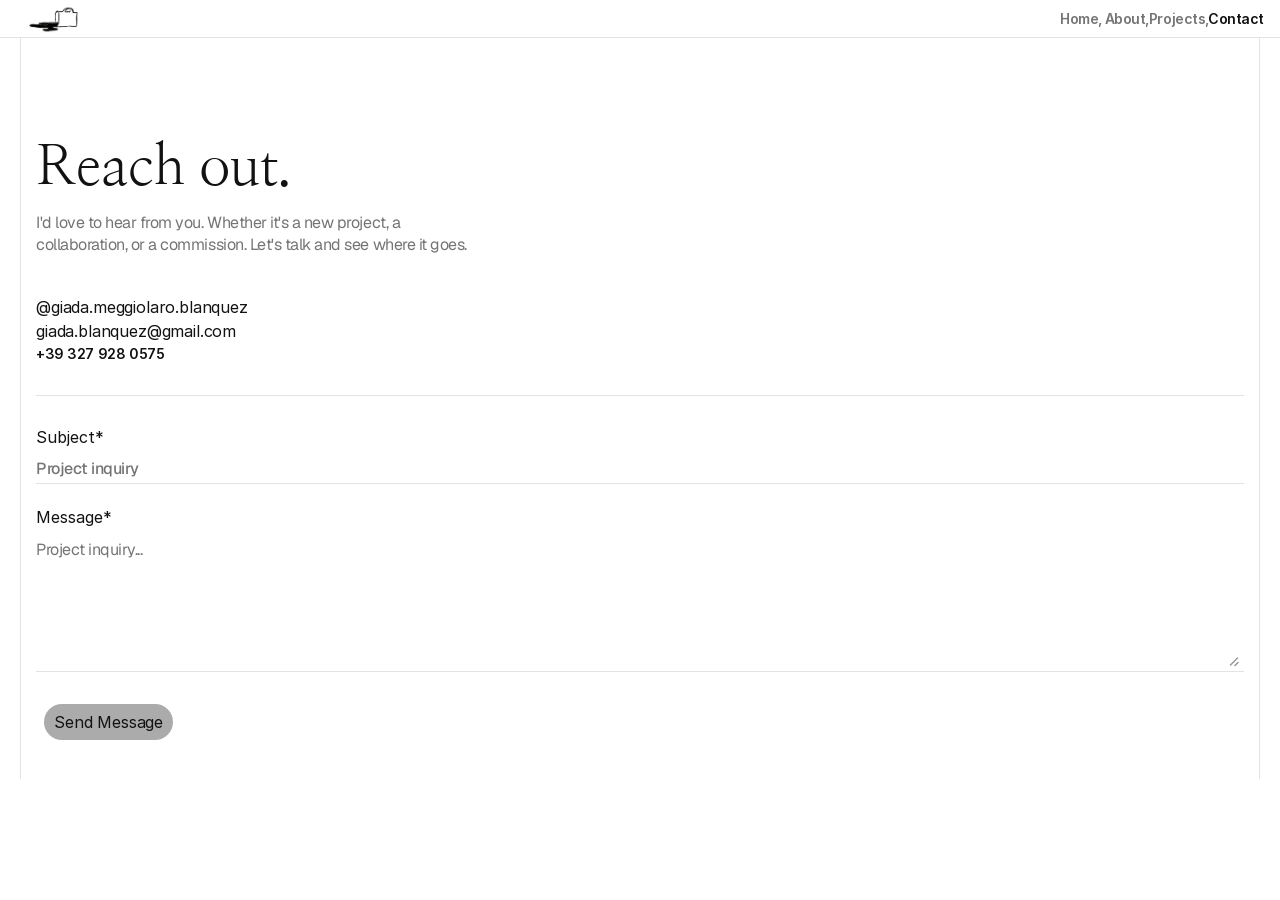
<file: contact.html>
<html lang="en" data-redirect-timezone="1"><head>
	<meta charset="utf-8">
	<meta name="viewport" content="width=device-width">
	
	<title>Giada Meggiolaro Blanquez</title>
    <meta name="description" content="Graphic Design &amp; Art Direction">
    
    
    
    <link href="assets/images/dPSWd9SUaoFMMivwNRECpbYspUs.png" rel="icon" media="(prefers-color-scheme: light)">
    <link href="assets/images/dPSWd9SUaoFMMivwNRECpbYspUs.png" rel="icon" media="(prefers-color-scheme: dark)">
    <link rel="apple-touch-icon" href="assets/images/ZJ5gLLBhANKzpQMgEnhyMZU3w.png">
    
    <meta property="og:type" content="website">
    <meta property="og:title" content="Giada Meggiolaro Blanquez">
    <meta property="og:description" content="Graphic Design &amp; Art Direction">
    
    
    <meta name="twitter:card" content="summary_large_image">
    <meta name="twitter:title" content="Giada Meggiolaro Blanquez">
    <meta name="twitter:description" content="Graphic Design &amp; Art Direction">
    
	
	
	
	
	
    
    
	
	<style data-portfolio-font-css="">/* cyrillic-ext */
@font-face {
  font-family: 'Geist';
  font-style: normal;
  font-weight: 500;
  font-display: swap;
  src: url(assets/type/s/geist/v5/gyBhhwUxId8gMGYQMKR3pzfaWI_RruMIl5na-1Q.woff2) format('woff2');
  unicode-range: U+0460-052F, U+1C80-1C8A, U+20B4, U+2DE0-2DFF, U+A640-A69F, U+FE2E-FE2F;
}
/* cyrillic */
@font-face {
  font-family: 'Geist';
  font-style: normal;
  font-weight: 500;
  font-display: swap;
  src: url(assets/type/s/geist/v5/gyBhhwUxId8gMGYQMKR3pzfaWI_RruMInpna-1Q.woff2) format('woff2');
  unicode-range: U+0301, U+0400-045F, U+0490-0491, U+04B0-04B1, U+2116;
}
/* vietnamese */
@font-face {
  font-family: 'Geist';
  font-style: normal;
  font-weight: 500;
  font-display: swap;
  src: url(assets/type/s/geist/v5/gyBhhwUxId8gMGYQMKR3pzfaWI_RruMIlZna-1Q.woff2) format('woff2');
  unicode-range: U+0102-0103, U+0110-0111, U+0128-0129, U+0168-0169, U+01A0-01A1, U+01AF-01B0, U+0300-0301, U+0303-0304, U+0308-0309, U+0323, U+0329, U+1EA0-1EF9, U+20AB;
}
/* latin-ext */
@font-face {
  font-family: 'Geist';
  font-style: normal;
  font-weight: 500;
  font-display: swap;
  src: url(assets/type/s/geist/v5/gyBhhwUxId8gMGYQMKR3pzfaWI_RruMIlJna-1Q.woff2) format('woff2');
  unicode-range: U+0100-02BA, U+02BD-02C5, U+02C7-02CC, U+02CE-02D7, U+02DD-02FF, U+0304, U+0308, U+0329, U+1D00-1DBF, U+1E00-1E9F, U+1EF2-1EFF, U+2020, U+20A0-20AB, U+20AD-20C4, U+2113, U+2C60-2C7F, U+A720-A7FF;
}
/* latin */
@font-face {
  font-family: 'Geist';
  font-style: normal;
  font-weight: 500;
  font-display: swap;
  src: url(assets/type/s/geist/v5/gyBhhwUxId8gMGYQMKR3pzfaWI_RruMImpna.woff2) format('woff2');
  unicode-range: U+0000-00FF, U+0131, U+0152-0153, U+02BB-02BC, U+02C6, U+02DA, U+02DC, U+0304, U+0308, U+0329, U+2000-206F, U+20AC, U+2122, U+2191, U+2193, U+2212, U+2215, U+FEFF, U+FFFD;
}

@font-face { font-family: "Geist"; src: url("assets/type/s/geist/v5/gyBhhwUxId8gMGYQMKR3pzfaWI_RnOM4mJPby1QNtA.woff2"); font-display: swap; font-style: normal; font-weight: 400 }
@font-face { font-family: "Geist"; src: url("assets/type/s/geist/v5/gyBhhwUxId8gMGYQMKR3pzfaWI_Re-Q4mJPby1QNtA.woff2"); font-display: swap; font-style: normal; font-weight: 700 }
@font-face { font-family: "Inter"; src: url("assets/fonts/5vvr9Vy74if2I6bQbJvbw7SY1pQ.woff2"); font-display: swap; font-style: normal; font-weight: 400; unicode-range: U+0460-052F, U+1C80-1C88, U+20B4, U+2DE0-2DFF, U+A640-A69F, U+FE2E-FE2F }
@font-face { font-family: "Inter"; src: url("assets/fonts/EOr0mi4hNtlgWNn9if640EZzXCo.woff2"); font-display: swap; font-style: normal; font-weight: 400; unicode-range: U+0301, U+0400-045F, U+0490-0491, U+04B0-04B1, U+2116 }
@font-face { font-family: "Inter"; src: url("assets/fonts/Y9k9QrlZAqio88Klkmbd8VoMQc.woff2"); font-display: swap; font-style: normal; font-weight: 400; unicode-range: U+1F00-1FFF }
@font-face { font-family: "Inter"; src: url("assets/fonts/OYrD2tBIBPvoJXiIHnLoOXnY9M.woff2"); font-display: swap; font-style: normal; font-weight: 400; unicode-range: U+0370-03FF }
@font-face { font-family: "Inter"; src: url("assets/fonts/JeYwfuaPfZHQhEG8U5gtPDZ7WQ.woff2"); font-display: swap; font-style: normal; font-weight: 400; unicode-range: U+0100-024F, U+0259, U+1E00-1EFF, U+2020, U+20A0-20AB, U+20AD-20CF, U+2113, U+2C60-2C7F, U+A720-A7FF }
@font-face { font-family: "Inter"; src: url("assets/fonts/GrgcKwrN6d3Uz8EwcLHZxwEfC4.woff2"); font-display: swap; font-style: normal; font-weight: 400; unicode-range: U+0000-00FF, U+0131, U+0152-0153, U+02BB-02BC, U+02C6, U+02DA, U+02DC, U+2000-206F, U+2070, U+2074-207E, U+2080-208E, U+20AC, U+2122, U+2191, U+2193, U+2212, U+2215, U+FEFF, U+FFFD }
@font-face { font-family: "Inter"; src: url("assets/fonts/b6Y37FthZeALduNqHicBT6FutY.woff2"); font-display: swap; font-style: normal; font-weight: 400; unicode-range: U+0102-0103, U+0110-0111, U+0128-0129, U+0168-0169, U+01A0-01A1, U+01AF-01B0, U+1EA0-1EF9, U+20AB }
@font-face { font-family: "Inter"; src: url("assets/fonts/DpPBYI0sL4fYLgAkX8KXOPVt7c.woff2"); font-display: swap; font-style: normal; font-weight: 700; unicode-range: U+0460-052F, U+1C80-1C88, U+20B4, U+2DE0-2DFF, U+A640-A69F, U+FE2E-FE2F }
@font-face { font-family: "Inter"; src: url("assets/fonts/4RAEQdEOrcnDkhHiiCbJOw92Lk.woff2"); font-display: swap; font-style: normal; font-weight: 700; unicode-range: U+0301, U+0400-045F, U+0490-0491, U+04B0-04B1, U+2116 }
@font-face { font-family: "Inter"; src: url("assets/fonts/1K3W8DizY3v4emK8Mb08YHxTbs.woff2"); font-display: swap; font-style: normal; font-weight: 700; unicode-range: U+1F00-1FFF }
@font-face { font-family: "Inter"; src: url("assets/fonts/tUSCtfYVM1I1IchuyCwz9gDdQ.woff2"); font-display: swap; font-style: normal; font-weight: 700; unicode-range: U+0370-03FF }
@font-face { font-family: "Inter"; src: url("assets/fonts/VgYFWiwsAC5OYxAycRXXvhze58.woff2"); font-display: swap; font-style: normal; font-weight: 700; unicode-range: U+0100-024F, U+0259, U+1E00-1EFF, U+2020, U+20A0-20AB, U+20AD-20CF, U+2113, U+2C60-2C7F, U+A720-A7FF }
@font-face { font-family: "Inter"; src: url("assets/fonts/syRNPWzAMIrcJ3wIlPIP43KjQs.woff2"); font-display: swap; font-style: normal; font-weight: 700; unicode-range: U+0000-00FF, U+0131, U+0152-0153, U+02BB-02BC, U+02C6, U+02DA, U+02DC, U+2000-206F, U+2070, U+2074-207E, U+2080-208E, U+20AC, U+2122, U+2191, U+2193, U+2212, U+2215, U+FEFF, U+FFFD }
@font-face { font-family: "Inter"; src: url("assets/fonts/GIryZETIX4IFypco5pYZONKhJIo.woff2"); font-display: swap; font-style: normal; font-weight: 700; unicode-range: U+0102-0103, U+0110-0111, U+0128-0129, U+0168-0169, U+01A0-01A1, U+01AF-01B0, U+1EA0-1EF9, U+20AB }
@font-face { font-family: "Inter"; src: url("assets/fonts/H89BbHkbHDzlxZzxi8uPzTsp90.woff2"); font-display: swap; font-style: italic; font-weight: 700; unicode-range: U+0460-052F, U+1C80-1C88, U+20B4, U+2DE0-2DFF, U+A640-A69F, U+FE2E-FE2F }
@font-face { font-family: "Inter"; src: url("assets/fonts/u6gJwDuwB143kpNK1T1MDKDWkMc.woff2"); font-display: swap; font-style: italic; font-weight: 700; unicode-range: U+0301, U+0400-045F, U+0490-0491, U+04B0-04B1, U+2116 }
@font-face { font-family: "Inter"; src: url("assets/fonts/43sJ6MfOPh1LCJt46OvyDuSbA6o.woff2"); font-display: swap; font-style: italic; font-weight: 700; unicode-range: U+1F00-1FFF }
@font-face { font-family: "Inter"; src: url("assets/fonts/wccHG0r4gBDAIRhfHiOlq6oEkqw.woff2"); font-display: swap; font-style: italic; font-weight: 700; unicode-range: U+0370-03FF }
@font-face { font-family: "Inter"; src: url("assets/fonts/WZ367JPwf9bRW6LdTHN8rXgSjw.woff2"); font-display: swap; font-style: italic; font-weight: 700; unicode-range: U+0100-024F, U+0259, U+1E00-1EFF, U+2020, U+20A0-20AB, U+20AD-20CF, U+2113, U+2C60-2C7F, U+A720-A7FF }
@font-face { font-family: "Inter"; src: url("assets/fonts/ia3uin3hQWqDrVloC1zEtYHWw.woff2"); font-display: swap; font-style: italic; font-weight: 700; unicode-range: U+0000-00FF, U+0131, U+0152-0153, U+02BB-02BC, U+02C6, U+02DA, U+02DC, U+2000-206F, U+2070, U+2074-207E, U+2080-208E, U+20AC, U+2122, U+2191, U+2193, U+2212, U+2215, U+FEFF, U+FFFD }
@font-face { font-family: "Inter"; src: url("assets/fonts/2A4Xx7CngadFGlVV4xrO06OBHY.woff2"); font-display: swap; font-style: italic; font-weight: 700; unicode-range: U+0102-0103, U+0110-0111, U+0128-0129, U+0168-0169, U+01A0-01A1, U+01AF-01B0, U+1EA0-1EF9, U+20AB }
@font-face { font-family: "Inter"; src: url("assets/fonts/CfMzU8w2e7tHgF4T4rATMPuWosA.woff2"); font-display: swap; font-style: italic; font-weight: 400; unicode-range: U+0460-052F, U+1C80-1C88, U+20B4, U+2DE0-2DFF, U+A640-A69F, U+FE2E-FE2F }
@font-face { font-family: "Inter"; src: url("assets/fonts/867QObYax8ANsfX4TGEVU9YiCM.woff2"); font-display: swap; font-style: italic; font-weight: 400; unicode-range: U+0301, U+0400-045F, U+0490-0491, U+04B0-04B1, U+2116 }
@font-face { font-family: "Inter"; src: url("assets/fonts/Oyn2ZbENFdnW7mt2Lzjk1h9Zb9k.woff2"); font-display: swap; font-style: italic; font-weight: 400; unicode-range: U+1F00-1FFF }
@font-face { font-family: "Inter"; src: url("assets/fonts/cdAe8hgZ1cMyLu9g005pAW3xMo.woff2"); font-display: swap; font-style: italic; font-weight: 400; unicode-range: U+0370-03FF }
@font-face { font-family: "Inter"; src: url("assets/fonts/DOfvtmE1UplCq161m6Hj8CSQYg.woff2"); font-display: swap; font-style: italic; font-weight: 400; unicode-range: U+0100-024F, U+0259, U+1E00-1EFF, U+2020, U+20A0-20AB, U+20AD-20CF, U+2113, U+2C60-2C7F, U+A720-A7FF }
@font-face { font-family: "Inter"; src: url("assets/fonts/pKRFNWFoZl77qYCAIp84lN1h944.woff2"); font-display: swap; font-style: italic; font-weight: 400; unicode-range: U+0000-00FF, U+0131, U+0152-0153, U+02BB-02BC, U+02C6, U+02DA, U+02DC, U+2000-206F, U+2070, U+2074-207E, U+2080-208E, U+20AC, U+2122, U+2191, U+2193, U+2212, U+2215, U+FEFF, U+FFFD }
@font-face { font-family: "Inter"; src: url("assets/fonts/tKtBcDnBMevsEEJKdNGhhkLzYo.woff2"); font-display: swap; font-style: italic; font-weight: 400; unicode-range: U+0102-0103, U+0110-0111, U+0128-0129, U+0168-0169, U+01A0-01A1, U+01AF-01B0, U+1EA0-1EF9, U+20AB }
@font-face { font-family: "Inter"; src: url("assets/fonts/5A3Ce6C9YYmCjpQx9M4inSaKU.woff2"); font-display: swap; font-style: normal; font-weight: 500; unicode-range: U+0460-052F, U+1C80-1C88, U+20B4, U+2DE0-2DFF, U+A640-A69F, U+FE2E-FE2F }
@font-face { font-family: "Inter"; src: url("assets/fonts/Qx95Xyt0Ka3SGhinnbXIGpEIyP4.woff2"); font-display: swap; font-style: normal; font-weight: 500; unicode-range: U+0301, U+0400-045F, U+0490-0491, U+04B0-04B1, U+2116 }
@font-face { font-family: "Inter"; src: url("assets/fonts/6mJuEAguuIuMog10gGvH5d3cl8.woff2"); font-display: swap; font-style: normal; font-weight: 500; unicode-range: U+1F00-1FFF }
@font-face { font-family: "Inter"; src: url("assets/fonts/xYYWaj7wCU5zSQH0eXvSaS19wo.woff2"); font-display: swap; font-style: normal; font-weight: 500; unicode-range: U+0370-03FF }
@font-face { font-family: "Inter"; src: url("assets/fonts/otTaNuNpVK4RbdlT7zDDdKvQBA.woff2"); font-display: swap; font-style: normal; font-weight: 500; unicode-range: U+0100-024F, U+0259, U+1E00-1EFF, U+2020, U+20A0-20AB, U+20AD-20CF, U+2113, U+2C60-2C7F, U+A720-A7FF }
@font-face { font-family: "Inter"; src: url("assets/fonts/d3tHnaQIAeqiE5hGcRw4mmgWYU.woff2"); font-display: swap; font-style: normal; font-weight: 500; unicode-range: U+0000-00FF, U+0131, U+0152-0153, U+02BB-02BC, U+02C6, U+02DA, U+02DC, U+2000-206F, U+2074, U+20AC, U+2122, U+2191, U+2193, U+2212, U+2215, U+FEFF, U+FFFD }
@font-face { font-family: "Inter"; src: url("assets/fonts/DolVirEGb34pEXEp8t8FQBSK4.woff2"); font-display: swap; font-style: normal; font-weight: 500; unicode-range: U+0102-0103, U+0110-0111, U+0128-0129, U+0168-0169, U+01A0-01A1, U+01AF-01B0, U+1EA0-1EF9, U+20AB }
@font-face { font-family: "Inter"; src: url("assets/fonts/DXD0Q7LSl7HEvDzucnyLnGBHM.woff2"); font-display: swap; font-style: normal; font-weight: 700; unicode-range: U+0000-00FF, U+0131, U+0152-0153, U+02BB-02BC, U+02C6, U+02DA, U+02DC, U+2000-206F, U+2074, U+20AC, U+2122, U+2191, U+2193, U+2212, U+2215, U+FEFF, U+FFFD }
@font-face { font-family: "Inter"; src: url("assets/fonts/QxmhnWTzLtyjIiZcfaLIJ8EFBXU.woff2"); font-display: swap; font-style: italic; font-weight: 700; unicode-range: U+0000-00FF, U+0131, U+0152-0153, U+02BB-02BC, U+02C6, U+02DA, U+02DC, U+2000-206F, U+2074, U+20AC, U+2122, U+2191, U+2193, U+2212, U+2215, U+FEFF, U+FFFD }
@font-face { font-family: "Inter"; src: url("assets/fonts/vFzuJY0c65av44uhEKB6vyjFMg.woff2"); font-display: swap; font-style: italic; font-weight: 400; unicode-range: U+0000-00FF, U+0131, U+0152-0153, U+02BB-02BC, U+02C6, U+02DA, U+02DC, U+2000-206F, U+2074, U+20AC, U+2122, U+2191, U+2193, U+2212, U+2215, U+FEFF, U+FFFD }
@font-face { font-family: "Inter"; src: url("assets/fonts/vQyevYAyHtARFwPqUzQGpnDs.woff2"); font-display: swap; font-style: normal; font-weight: 400; unicode-range: U+0000-00FF, U+0131, U+0152-0153, U+02BB-02BC, U+02C6, U+02DA, U+02DC, U+2000-206F, U+2074, U+20AC, U+2122, U+2191, U+2193, U+2212, U+2215, U+FEFF, U+FFFD }
@font-face { font-family: "Inter"; src: url("assets/fonts/hyOgCu0Xnghbimh0pE8QTvtt2AU.woff2"); font-display: swap; font-style: normal; font-weight: 600; unicode-range: U+0460-052F, U+1C80-1C88, U+20B4, U+2DE0-2DFF, U+A640-A69F, U+FE2E-FE2F }
@font-face { font-family: "Inter"; src: url("assets/fonts/NeGmSOXrPBfEFIy5YZeHq17LEDA.woff2"); font-display: swap; font-style: normal; font-weight: 600; unicode-range: U+0301, U+0400-045F, U+0490-0491, U+04B0-04B1, U+2116 }
@font-face { font-family: "Inter"; src: url("assets/fonts/oYaAX5himiTPYuN8vLWnqBbfD2s.woff2"); font-display: swap; font-style: normal; font-weight: 600; unicode-range: U+1F00-1FFF }
@font-face { font-family: "Inter"; src: url("assets/fonts/lEJLP4R0yuCaMCjSXYHtJw72M.woff2"); font-display: swap; font-style: normal; font-weight: 600; unicode-range: U+0370-03FF }
@font-face { font-family: "Inter"; src: url("assets/fonts/cRJyLNuTJR5jbyKzGi33wU9cqIQ.woff2"); font-display: swap; font-style: normal; font-weight: 600; unicode-range: U+0100-024F, U+0259, U+1E00-1EFF, U+2020, U+20A0-20AB, U+20AD-20CF, U+2113, U+2C60-2C7F, U+A720-A7FF }
@font-face { font-family: "Inter"; src: url("assets/fonts/1ZFS7N918ojhhd0nQWdj3jz4w.woff2"); font-display: swap; font-style: normal; font-weight: 600; unicode-range: U+0000-00FF, U+0131, U+0152-0153, U+02BB-02BC, U+02C6, U+02DA, U+02DC, U+2000-206F, U+2074, U+20AC, U+2122, U+2191, U+2193, U+2212, U+2215, U+FEFF, U+FFFD }
@font-face { font-family: "Inter"; src: url("assets/fonts/A0Wcc7NgXMjUuFdquHDrIZpzZw0.woff2"); font-display: swap; font-style: normal; font-weight: 600; unicode-range: U+0102-0103, U+0110-0111, U+0128-0129, U+0168-0169, U+01A0-01A1, U+01AF-01B0, U+1EA0-1EF9, U+20AB }
@font-face { font-family: "Inter"; src: url("assets/fonts/vxBnBhH8768IFAXAb4Qf6wQHKs.woff2"); font-display: swap; font-style: italic; font-weight: 600; unicode-range: U+0460-052F, U+1C80-1C88, U+20B4, U+2DE0-2DFF, U+A640-A69F, U+FE2E-FE2F }
@font-face { font-family: "Inter"; src: url("assets/fonts/zSsEuoJdh8mcFVk976C05ZfQr8.woff2"); font-display: swap; font-style: italic; font-weight: 600; unicode-range: U+0301, U+0400-045F, U+0490-0491, U+04B0-04B1, U+2116 }
@font-face { font-family: "Inter"; src: url("assets/fonts/b8ezwLrN7h2AUoPEENcsTMVJ0.woff2"); font-display: swap; font-style: italic; font-weight: 600; unicode-range: U+1F00-1FFF }
@font-face { font-family: "Inter"; src: url("assets/fonts/mvNEIBLyHbscgHtwfsByjXUz3XY.woff2"); font-display: swap; font-style: italic; font-weight: 600; unicode-range: U+0370-03FF }
@font-face { font-family: "Inter"; src: url("assets/fonts/6FI2EneKzM3qBy5foOZXey7coCA.woff2"); font-display: swap; font-style: italic; font-weight: 600; unicode-range: U+0100-024F, U+0259, U+1E00-1EFF, U+2020, U+20A0-20AB, U+20AD-20CF, U+2113, U+2C60-2C7F, U+A720-A7FF }
@font-face { font-family: "Inter"; src: url("assets/fonts/qrVgiXNd6RuQjETYQiVQ9nqCk.woff2"); font-display: swap; font-style: italic; font-weight: 600; unicode-range: U+0000-00FF, U+0131, U+0152-0153, U+02BB-02BC, U+02C6, U+02DA, U+02DC, U+2000-206F, U+2074, U+20AC, U+2122, U+2191, U+2193, U+2212, U+2215, U+FEFF, U+FFFD }
@font-face { font-family: "Inter"; src: url("assets/fonts/NHHeAKJVP0ZWHk5YZnQQChIsBM.woff2"); font-display: swap; font-style: italic; font-weight: 600; unicode-range: U+0102-0103, U+0110-0111, U+0128-0129, U+0168-0169, U+01A0-01A1, U+01AF-01B0, U+1EA0-1EF9, U+20AB }
@font-face { font-family: "Geist Placeholder"; src: local("Arial"); ascent-override: 94.56%; descent-override: 27.76%; line-gap-override: 0.00%; size-adjust: 106.28% }
@font-face { font-family: "Inter Placeholder"; src: local("Arial"); ascent-override: 89.79%; descent-override: 22.36%; line-gap-override: 0.00%; size-adjust: 107.89% }</style>
	
    
    
    
    
	
	<meta name="robots" content="max-image-preview:large"><style data-portfolio-css-ssr-minified="" data-portfolio-components="portfolio-lib-cursors-host portfolio-A0dGk PropertyOverrides portfolio-dhdjT portfolio-lib-combinedCSSRules portfolio-ohg0r portfolio-n1m6V portfolio-9ZHsL portfolio-lib-form-plain-text-input portfolio-6y14m portfolio-RgP1I">html,body,#main{box-sizing:border-box;margin:0;padding:0}:root{-webkit-font-smoothing:antialiased;-moz-osx-font-smoothing:grayscale}*{box-sizing:border-box;-webkit-font-smoothing:inherit}h1,h2,h3,h4,h5,h6,p,figure{margin:0}body,input,textarea,select,button{font-family:sans-serif;font-size:12px}body{--token-c4c0c9d2-546e-4038-b872-dd5d46e58f89:#fff;--token-35ce533d-90fd-45de-b94b-75330adda861:#121212;--token-39316b97-7dc9-462e-a078-1fd981342ab6:#e3e3e3;--token-972af2b6-d59f-423b-8bfd-42c3439d4c75:#757575}@supports (z-index:calc(infinity)){#__portfolio-badge-container{--infinity:infinity}}#__portfolio-badge-container{pointer-events:none;width:100%;z-index:calc(var(--infinity,2147480000));justify-content:flex-end;padding:20px;display:flex;position:fixed;bottom:0}body{--portfolio-will-change-override:none}@supports (background:-webkit-named-image(i)) and (not (grid-template-rows:subgrid)){body{--portfolio-will-change-override:transform}}body{--portfolio-will-change-filter-override:none}@supports (background:-webkit-named-image(i)) and (not (position-area:top right)){body{--portfolio-will-change-filter-override:filter}}[data-portfolio-component-type]{position:absolute}[data-portfolio-component-type=Text]{cursor:inherit}[data-portfolio-component-text-autosized] *{white-space:pre}[data-portfolio-component-type=Text]>*{text-align:var(--portfolio-text-alignment,start)}[data-portfolio-component-type=Text] span span,[data-portfolio-component-type=Text] p span,[data-portfolio-component-type=Text] h1 span,[data-portfolio-component-type=Text] h2 span,[data-portfolio-component-type=Text] h3 span,[data-portfolio-component-type=Text] h4 span,[data-portfolio-component-type=Text] h5 span,[data-portfolio-component-type=Text] h6 span{display:block}[data-portfolio-component-type=Text] span span span,[data-portfolio-component-type=Text] p span span,[data-portfolio-component-type=Text] h1 span span,[data-portfolio-component-type=Text] h2 span span,[data-portfolio-component-type=Text] h3 span span,[data-portfolio-component-type=Text] h4 span span,[data-portfolio-component-type=Text] h5 span span,[data-portfolio-component-type=Text] h6 span span{display:unset}[data-portfolio-component-type=Text] div div span,[data-portfolio-component-type=Text] a div span,[data-portfolio-component-type=Text] span span span,[data-portfolio-component-type=Text] p span span,[data-portfolio-component-type=Text] h1 span span,[data-portfolio-component-type=Text] h2 span span,[data-portfolio-component-type=Text] h3 span span,[data-portfolio-component-type=Text] h4 span span,[data-portfolio-component-type=Text] h5 span span,[data-portfolio-component-type=Text] h6 span span,[data-portfolio-component-type=Text] a{font-family:var(--font-family);font-style:var(--font-style);font-weight:min(calc(var(--portfolio-font-weight-increase,0) + var(--font-weight,400)), 900);color:var(--text-color);letter-spacing:var(--letter-spacing);font-size:var(--font-size);text-transform:var(--text-transform);--text-decoration:var(--portfolio-text-decoration-style,solid) var(--portfolio-text-decoration,none) var(--portfolio-text-decoration-color,currentcolor) var(--portfolio-text-decoration-thickness,auto);--text-decoration-skip-ink:var(--portfolio-text-decoration-skip-ink);--text-underline-offset:var(--portfolio-text-decoration-offset);line-height:var(--line-height);--font-family:var(--portfolio-font-family);--font-style:var(--portfolio-font-style);--font-weight:var(--portfolio-font-weight);--text-color:var(--portfolio-text-color);--letter-spacing:var(--portfolio-letter-spacing);--font-size:var(--portfolio-font-size);--text-transform:var(--portfolio-text-transform);--line-height:var(--portfolio-line-height)}[data-portfolio-component-type=Text] a,[data-portfolio-component-type=Text] a div span,[data-portfolio-component-type=Text] a span span span,[data-portfolio-component-type=Text] a p span span,[data-portfolio-component-type=Text] a h1 span span,[data-portfolio-component-type=Text] a h2 span span,[data-portfolio-component-type=Text] a h3 span span,[data-portfolio-component-type=Text] a h4 span span,[data-portfolio-component-type=Text] a h5 span span,[data-portfolio-component-type=Text] a h6 span span{--font-family:var(--portfolio-link-font-family,var(--portfolio-font-family));--font-style:var(--portfolio-link-font-style,var(--portfolio-font-style));--font-weight:var(--portfolio-link-font-weight,var(--portfolio-font-weight));--text-color:var(--portfolio-link-text-color,var(--portfolio-text-color));--font-size:var(--portfolio-link-font-size,var(--portfolio-font-size));--text-transform:var(--portfolio-link-text-transform,var(--portfolio-text-transform));--text-decoration:var(--portfolio-link-text-decoration-style,var(--portfolio-text-decoration-style,solid)) var(--portfolio-link-text-decoration,var(--portfolio-text-decoration,none)) var(--portfolio-link-text-decoration-color,var(--portfolio-text-decoration-color,currentcolor)) var(--portfolio-link-text-decoration-thickness,var(--portfolio-text-decoration-thickness,auto));--text-decoration-skip-ink:var(--portfolio-link-text-decoration-skip-ink,var(--portfolio-text-decoration-skip-ink));--text-underline-offset:var(--portfolio-link-text-decoration-offset,var(--portfolio-text-decoration-offset))}[data-portfolio-component-type=Text] a:hover,[data-portfolio-component-type=Text] a div span:hover,[data-portfolio-component-type=Text] a span span span:hover,[data-portfolio-component-type=Text] a p span span:hover,[data-portfolio-component-type=Text] a h1 span span:hover,[data-portfolio-component-type=Text] a h2 span span:hover,[data-portfolio-component-type=Text] a h3 span span:hover,[data-portfolio-component-type=Text] a h4 span span:hover,[data-portfolio-component-type=Text] a h5 span span:hover,[data-portfolio-component-type=Text] a h6 span span:hover{--font-family:var(--portfolio-link-hover-font-family,var(--portfolio-link-font-family,var(--portfolio-font-family)));--font-style:var(--portfolio-link-hover-font-style,var(--portfolio-link-font-style,var(--portfolio-font-style)));--font-weight:var(--portfolio-link-hover-font-weight,var(--portfolio-link-font-weight,var(--portfolio-font-weight)));--text-color:var(--portfolio-link-hover-text-color,var(--portfolio-link-text-color,var(--portfolio-text-color)));--font-size:var(--portfolio-link-hover-font-size,var(--portfolio-link-font-size,var(--portfolio-font-size)));--text-transform:var(--portfolio-link-hover-text-transform,var(--portfolio-link-text-transform,var(--portfolio-text-transform)));--text-decoration:var(--portfolio-link-hover-text-decoration-style,var(--portfolio-link-text-decoration-style,var(--portfolio-text-decoration-style,solid))) var(--portfolio-link-hover-text-decoration,var(--portfolio-link-text-decoration,var(--portfolio-text-decoration,none))) var(--portfolio-link-hover-text-decoration-color,var(--portfolio-link-text-decoration-color,var(--portfolio-text-decoration-color,currentcolor))) var(--portfolio-link-hover-text-decoration-thickness,var(--portfolio-link-text-decoration-thickness,var(--portfolio-text-decoration-thickness,auto)));--text-decoration-skip-ink:var(--portfolio-link-hover-text-decoration-skip-ink,var(--portfolio-link-text-decoration-skip-ink,var(--portfolio-text-decoration-skip-ink)));--text-underline-offset:var(--portfolio-link-hover-text-decoration-offset,var(--portfolio-link-text-decoration-offset,var(--portfolio-text-decoration-offset)))}[data-portfolio-component-type=Text].isCurrent a,[data-portfolio-component-type=Text].isCurrent a div span,[data-portfolio-component-type=Text].isCurrent a span span span,[data-portfolio-component-type=Text].isCurrent a p span span,[data-portfolio-component-type=Text].isCurrent a h1 span span,[data-portfolio-component-type=Text].isCurrent a h2 span span,[data-portfolio-component-type=Text].isCurrent a h3 span span,[data-portfolio-component-type=Text].isCurrent a h4 span span,[data-portfolio-component-type=Text].isCurrent a h5 span span,[data-portfolio-component-type=Text].isCurrent a h6 span span{--font-family:var(--portfolio-link-current-font-family,var(--portfolio-link-font-family,var(--portfolio-font-family)));--font-style:var(--portfolio-link-current-font-style,var(--portfolio-link-font-style,var(--portfolio-font-style)));--font-weight:var(--portfolio-link-current-font-weight,var(--portfolio-link-font-weight,var(--portfolio-font-weight)));--text-color:var(--portfolio-link-current-text-color,var(--portfolio-link-text-color,var(--portfolio-text-color)));--font-size:var(--portfolio-link-current-font-size,var(--portfolio-link-font-size,var(--portfolio-font-size)));--text-transform:var(--portfolio-link-current-text-transform,var(--portfolio-link-text-transform,var(--portfolio-text-transform)));--text-decoration:var(--portfolio-link-current-text-decoration-style,var(--portfolio-link-text-decoration-style,var(--portfolio-text-decoration-style,solid))) var(--portfolio-link-current-text-decoration,var(--portfolio-link-text-decoration,var(--portfolio-text-decoration,none))) var(--portfolio-link-current-text-decoration-color,var(--portfolio-link-text-decoration-color,var(--portfolio-text-decoration-color,currentcolor))) var(--portfolio-link-current-text-decoration-thickness,var(--portfolio-link-text-decoration-thickness,var(--portfolio-text-decoration-thickness,auto)));--text-decoration-skip-ink:var(--portfolio-link-current-text-decoration-skip-ink,var(--portfolio-link-text-decoration-skip-ink,var(--portfolio-text-decoration-skip-ink)));--text-underline-offset:var(--portfolio-link-current-text-decoration-offset,var(--portfolio-link-text-decoration-offset,var(--portfolio-text-decoration-offset)))}[data-portfolio-component-type=RichTextContainer]{outline:none;flex-direction:column;flex-shrink:0;justify-content:flex-start;display:flex}p.portfolio-text,div.portfolio-text,figure.portfolio-text,h1.portfolio-text,h2.portfolio-text,h3.portfolio-text,h4.portfolio-text,h5.portfolio-text,h6.portfolio-text,ol.portfolio-text,ul.portfolio-text{margin:0;padding:0}p.portfolio-text,div.portfolio-text,h1.portfolio-text,h2.portfolio-text,h3.portfolio-text,h4.portfolio-text,h5.portfolio-text,h6.portfolio-text,li.portfolio-text,ol.portfolio-text,ul.portfolio-text,mark.portfolio-text,span.portfolio-text:not([data-text-fill]){font-family:var(--portfolio-font-family-preview,var(--portfolio-blockquote-font-family,var(--portfolio-font-family,Inter, Inter Placeholder, sans-serif)));font-style:var(--portfolio-font-style-preview,var(--portfolio-blockquote-font-style,var(--portfolio-font-style,normal)));font-weight:var(--portfolio-font-weight-preview,var(--portfolio-blockquote-font-weight,var(--portfolio-font-weight,400)));color:var(--portfolio-blockquote-text-color,var(--portfolio-text-color,#000));font-size:calc(var(--portfolio-blockquote-font-size,var(--portfolio-font-size,16px)) * var(--portfolio-font-size-scale,1));letter-spacing:var(--portfolio-blockquote-letter-spacing,var(--portfolio-letter-spacing,0));text-transform:var(--portfolio-blockquote-text-transform,var(--portfolio-text-transform,none));-webkit-text-decoration-line:var(--portfolio-blockquote-text-decoration,var(--portfolio-text-decoration,initial));text-decoration-line:var(--portfolio-blockquote-text-decoration,var(--portfolio-text-decoration,initial));-webkit-text-decoration-style:var(--portfolio-blockquote-text-decoration-style,var(--portfolio-text-decoration-style,initial));text-decoration-style:var(--portfolio-blockquote-text-decoration-style,var(--portfolio-text-decoration-style,initial));-webkit-text-decoration-color:var(--portfolio-blockquote-text-decoration-color,var(--portfolio-text-decoration-color,initial));text-decoration-color:var(--portfolio-blockquote-text-decoration-color,var(--portfolio-text-decoration-color,initial));text-decoration-thickness:var(--portfolio-blockquote-text-decoration-thickness,var(--portfolio-text-decoration-thickness,initial));text-decoration-skip-ink:var(--portfolio-blockquote-text-decoration-skip-ink,var(--portfolio-text-decoration-skip-ink,initial));text-underline-offset:var(--portfolio-blockquote-text-decoration-offset,var(--portfolio-text-decoration-offset,initial));line-height:var(--portfolio-blockquote-line-height,var(--portfolio-line-height,1.2em));text-align:var(--portfolio-blockquote-text-alignment,var(--portfolio-text-alignment,start));-webkit-text-stroke-width:var(--portfolio-text-stroke-width,initial);-webkit-text-stroke-color:var(--portfolio-text-stroke-color,initial);-moz-font-feature-settings:var(--portfolio-font-open-type-features,initial);-webkit-font-feature-settings:var(--portfolio-font-open-type-features,initial);font-feature-settings:var(--portfolio-font-open-type-features,initial);font-variation-settings:var(--portfolio-font-variation-axes-preview,var(--portfolio-font-variation-axes,normal));text-wrap:var(--portfolio-text-wrap-override,var(--portfolio-text-wrap))}mark.portfolio-text,p.portfolio-text,div.portfolio-text,h1.portfolio-text,h2.portfolio-text,h3.portfolio-text,h4.portfolio-text,h5.portfolio-text,h6.portfolio-text,li.portfolio-text,ol.portfolio-text,ul.portfolio-text{background-color:var(--portfolio-blockquote-text-background-color,var(--portfolio-text-background-color,initial));border-radius:var(--portfolio-blockquote-text-background-radius,var(--portfolio-text-background-radius,initial));corner-shape:var(--portfolio-blockquote-text-background-corner-shape,var(--portfolio-text-background-corner-shape,initial));padding:var(--portfolio-blockquote-text-background-padding,var(--portfolio-text-background-padding,initial))}@supports not (color:color(display-p3 1 1 1)){p.portfolio-text,div.portfolio-text,h1.portfolio-text,h2.portfolio-text,h3.portfolio-text,h4.portfolio-text,h5.portfolio-text,h6.portfolio-text,li.portfolio-text,ol.portfolio-text,ul.portfolio-text,span.portfolio-text:not([data-text-fill]){color:var(--portfolio-blockquote-text-color-rgb,var(--portfolio-blockquote-text-color,var(--portfolio-text-color-rgb,var(--portfolio-text-color,#000))));-webkit-text-stroke-color:var(--portfolio-text-stroke-color-rgb,var(--portfolio-text-stroke-color,initial))}mark.portfolio-text{background-color:var(--portfolio-blockquote-text-background-color-rgb,var(--portfolio-blockquote-text-background-color,var(--portfolio-text-background-color-rgb,var(--portfolio-text-background-color,initial))))}}.portfolio-fit-text .portfolio-text{white-space:nowrap;white-space-collapse:preserve}strong.portfolio-text{font-family:var(--portfolio-blockquote-font-family-bold,var(--portfolio-font-family-bold));font-style:var(--portfolio-blockquote-font-style-bold,var(--portfolio-font-style-bold));font-weight:var(--portfolio-blockquote-font-weight-bold,var(--portfolio-font-weight-bold,bolder));font-variation-settings:var(--portfolio-blockquote-font-variation-axes-bold,var(--portfolio-font-variation-axes-bold))}em.portfolio-text{font-family:var(--portfolio-blockquote-font-family-italic,var(--portfolio-font-family-italic));font-style:var(--portfolio-blockquote-font-style-italic,var(--portfolio-font-style-italic,italic));font-weight:var(--portfolio-blockquote-font-weight-italic,var(--portfolio-font-weight-italic));font-variation-settings:var(--portfolio-blockquote-font-variation-axes-italic,var(--portfolio-font-variation-axes-italic))}em.portfolio-text>strong.portfolio-text{font-family:var(--portfolio-blockquote-font-family-bold-italic,var(--portfolio-font-family-bold-italic));font-style:var(--portfolio-blockquote-font-style-bold-italic,var(--portfolio-font-style-bold-italic,italic));font-weight:var(--portfolio-blockquote-font-weight-bold-italic,var(--portfolio-font-weight-bold-italic,bolder));font-variation-settings:var(--portfolio-blockquote-font-variation-axes-bold-italic,var(--portfolio-font-variation-axes-bold-italic))}p.portfolio-text:not(:first-child),div.portfolio-text:not(:first-child),h1.portfolio-text:not(:first-child),h2.portfolio-text:not(:first-child),h3.portfolio-text:not(:first-child),h4.portfolio-text:not(:first-child),h5.portfolio-text:not(:first-child),h6.portfolio-text:not(:first-child),ol.portfolio-text:not(:first-child),ul.portfolio-text:not(:first-child),blockquote.portfolio-text:not(:first-child),table.portfolio-text:not(:first-child),figure.portfolio-text:not(:first-child),.portfolio-image.portfolio-text:not(:first-child){margin-top:var(--portfolio-blockquote-paragraph-spacing,var(--portfolio-paragraph-spacing,0))}li.portfolio-text>ul.portfolio-text:nth-child(2),li.portfolio-text>ol.portfolio-text:nth-child(2){margin-top:0}.portfolio-text[data-text-fill]{-webkit-text-fill-color:transparent;padding:max(0em, calc(calc(1.3em - var(--portfolio-blockquote-line-height,var(--portfolio-line-height,1.3em))) / 2));margin:min(0em, calc(calc(1.3em - var(--portfolio-blockquote-line-height,var(--portfolio-line-height,1.3em))) / -2));-webkit-background-clip:text;background-clip:text;display:inline-block}code.portfolio-text,code.portfolio-text span.portfolio-text:not([data-text-fill]){font-family:var(--portfolio-code-font-family,var(--portfolio-font-family,Inter, Inter Placeholder, sans-serif));font-style:var(--portfolio-blockquote-font-style,var(--portfolio-code-font-style,var(--portfolio-font-style,normal)));font-weight:var(--portfolio-blockquote-font-weight,var(--portfolio-code-font-weight,var(--portfolio-font-weight,400)));color:var(--portfolio-blockquote-text-color,var(--portfolio-code-text-color,var(--portfolio-text-color,#000)));font-size:calc(var(--portfolio-blockquote-font-size,var(--portfolio-font-size,16px)) * var(--portfolio-font-size-scale,1));letter-spacing:var(--portfolio-blockquote-letter-spacing,var(--portfolio-letter-spacing,0));line-height:var(--portfolio-blockquote-line-height,var(--portfolio-line-height,1.2em))}@supports not (color:color(display-p3 1 1 1)){code.portfolio-text,code.portfolio-text span.portfolio-text:not([data-text-fill]){color:var(--portfolio-blockquote-text-color-rgb,var(--portfolio-blockquote-text-color,var(--portfolio-code-text-color-rgb,var(--portfolio-code-text-color,var(--portfolio-text-color-rgb,var(--portfolio-text-color,#000))))))}}blockquote.portfolio-text{unicode-bidi:initial;margin-block-start:initial;margin-block-end:initial;margin-inline-start:initial;margin-inline-end:initial}a.portfolio-text,a.portfolio-text span.portfolio-text:not([data-text-fill]),span.portfolio-text[data-nested-link],span.portfolio-text[data-nested-link] span.portfolio-text:not([data-text-fill]){color:inherit;font-family:var(--portfolio-font-family-preview,var(--portfolio-link-font-family,var(--portfolio-blockquote-font-family,var(--portfolio-font-family,Inter, Inter Placeholder, sans-serif))));font-style:var(--portfolio-font-style-preview,var(--portfolio-link-font-style,var(--portfolio-blockquote-font-style,var(--portfolio-font-style,normal))));font-weight:var(--portfolio-font-weight-preview,var(--portfolio-link-font-weight,var(--portfolio-blockquote-font-weight,var(--portfolio-font-weight,400))));font-size:calc(var(--portfolio-blockquote-font-size,var(--portfolio-font-size,16px)) * var(--portfolio-font-size-scale,1));text-transform:var(--portfolio-link-text-transform,var(--portfolio-blockquote-text-transform,var(--portfolio-text-transform,none)));cursor:var(--portfolio-custom-cursors,pointer);background-color:initial;border-radius:var(--portfolio-link-text-background-radius,initial);corner-shape:var(--portfolio-link-text-background-corner-shape,initial);padding:var(--portfolio-link-text-background-padding,initial)}a.portfolio-text,span.portfolio-text[data-nested-link]{color:var(--portfolio-link-text-color,var(--portfolio-blockquote-text-color,var(--portfolio-text-color,#000)));-webkit-text-decoration-line:var(--portfolio-link-text-decoration,var(--portfolio-blockquote-text-decoration,var(--portfolio-text-decoration,initial)));text-decoration-line:var(--portfolio-link-text-decoration,var(--portfolio-blockquote-text-decoration,var(--portfolio-text-decoration,initial)));-webkit-text-decoration-style:var(--portfolio-link-text-decoration-style,var(--portfolio-blockquote-text-decoration-style,var(--portfolio-text-decoration-style,initial)));text-decoration-style:var(--portfolio-link-text-decoration-style,var(--portfolio-blockquote-text-decoration-style,var(--portfolio-text-decoration-style,initial)));-webkit-text-decoration-color:var(--portfolio-link-text-decoration-color,var(--portfolio-blockquote-text-decoration-color,var(--portfolio-text-decoration-color,initial)));text-decoration-color:var(--portfolio-link-text-decoration-color,var(--portfolio-blockquote-text-decoration-color,var(--portfolio-text-decoration-color,initial)));text-decoration-thickness:var(--portfolio-link-text-decoration-thickness,var(--portfolio-blockquote-text-decoration-thickness,var(--portfolio-text-decoration-thickness,initial)));text-decoration-skip-ink:var(--portfolio-link-text-decoration-skip-ink,var(--portfolio-blockquote-text-decoration-skip-ink,var(--portfolio-text-decoration-skip-ink,initial)));text-underline-offset:var(--portfolio-link-text-decoration-offset,var(--portfolio-blockquote-text-decoration-offset,var(--portfolio-text-decoration-offset,initial)));background-color:var(--portfolio-link-text-background-color,initial)}@supports not (color:color(display-p3 1 1 1)){a.portfolio-text,span.portfolio-text[data-nested-link]{color:var(--portfolio-link-text-color-rgb,var(--portfolio-link-text-color,var(--portfolio-blockquote-text-color-rgb,var(--portfolio-blockquote-text-color,var(--portfolio-text-color-rgb,var(--portfolio-text-color,#000))))));background-color:var(--portfolio-link-text-background-color-rgb,var(--portfolio-link-text-background-color,initial));-webkit-text-decoration-color:var(--portfolio-link-text-decoration-color-rgb,var(--portfolio-link-text-decoration-color,var(--portfolio-text-decoration-color-rgb,var(--portfolio-text-decoration-color,currentcolor))));text-decoration-color:var(--portfolio-link-text-decoration-color-rgb,var(--portfolio-link-text-decoration-color,var(--portfolio-text-decoration-color-rgb,var(--portfolio-text-decoration-color,currentcolor))))}}code.portfolio-text a.portfolio-text,code.portfolio-text a.portfolio-text span.portfolio-text:not([data-text-fill]),code.portfolio-text span.portfolio-text[data-nested-link],code.portfolio-text span.portfolio-text[data-nested-link] span.portfolio-text:not([data-text-fill]){font-family:var(--portfolio-code-font-family,var(--portfolio-font-family,Inter, Inter Placeholder, sans-serif));font-style:var(--portfolio-blockquote-font-style,var(--portfolio-code-font-style,var(--portfolio-font-style,normal)));font-weight:var(--portfolio-blockquote-font-weight,var(--portfolio-code-font-weight,var(--portfolio-font-weight,400)));color:inherit;font-size:calc(var(--portfolio-blockquote-font-size,var(--portfolio-font-size,16px)) * var(--portfolio-font-size-scale,1))}code.portfolio-text a.portfolio-text,code.portfolio-text span.portfolio-text[data-nested-link]{color:var(--portfolio-link-text-color,var(--portfolio-blockquote-text-color,var(--portfolio-code-text-color,var(--portfolio-text-color,#000))))}@supports not (color:color(display-p3 1 1 1)){code.portfolio-text a.portfolio-text,code.portfolio-text a.portfolio-text span.portfolio-text:not([data-text-fill]),code.portfolio-text span.portfolio-text[data-nested-link],code.portfolio-text span.portfolio-text[data-nested-link] span.portfolio-text:not([data-text-fill]){color:var(--portfolio-link-text-color-rgb,var(--portfolio-link-text-color,var(--portfolio-blockquote-text-color-rgb,var(--portfolio-blockquote-text-color,var(--portfolio-code-text-color-rgb,var(--portfolio-code-text-color,var(--portfolio-text-color-rgb,var(--portfolio-text-color,#000))))))))}}a.portfolio-text:where(:not(.portfolio-image)):hover,a.portfolio-text:hover span.portfolio-text:not([data-text-fill]),span.portfolio-text[data-nested-link]:hover,span.portfolio-text[data-nested-link]:hover span.portfolio-text:not([data-text-fill]){font-family:var(--portfolio-font-family-preview,var(--portfolio-link-hover-font-family,var(--portfolio-link-font-family,var(--portfolio-blockquote-font-family,var(--portfolio-font-family,Inter, Inter Placeholder, sans-serif)))));font-style:var(--portfolio-font-style-preview,var(--portfolio-link-hover-font-style,var(--portfolio-link-font-style,var(--portfolio-blockquote-font-style,var(--portfolio-font-style,normal)))));font-weight:var(--portfolio-font-weight-preview,var(--portfolio-link-hover-font-weight,var(--portfolio-link-font-weight,var(--portfolio-blockquote-font-weight,var(--portfolio-font-weight,400)))));font-size:calc(var(--portfolio-link-hover-font-size,var(--portfolio-blockquote-font-size,var(--portfolio-font-size,16px))) * var(--portfolio-font-size-scale,1));text-transform:var(--portfolio-link-hover-text-transform,var(--portfolio-link-text-transform,var(--portfolio-blockquote-text-transform,var(--portfolio-text-transform,none))));border-radius:var(--portfolio-link-hover-text-background-radius,var(--portfolio-link-text-background-radius,var(--portfolio-text-background-radius,initial)));corner-shape:var(--portfolio-link-hover-text-background-corner-shape,var(--portfolio-link-text-background-corner-shape,var(--portfolio-text-background-corner-shape,initial)));padding:var(--portfolio-link-hover-text-background-padding,var(--portfolio-link-text-background-padding,var(--portfolio-text-background-padding,initial)))}a.portfolio-text:hover,span.portfolio-text[data-nested-link]:hover{color:var(--portfolio-link-hover-text-color,var(--portfolio-link-text-color,var(--portfolio-blockquote-text-color,var(--portfolio-text-color,#000))));-webkit-text-decoration-line:var(--portfolio-link-hover-text-decoration,var(--portfolio-link-text-decoration,var(--portfolio-blockquote-text-decoration,var(--portfolio-text-decoration,initial))));text-decoration-line:var(--portfolio-link-hover-text-decoration,var(--portfolio-link-text-decoration,var(--portfolio-blockquote-text-decoration,var(--portfolio-text-decoration,initial))));-webkit-text-decoration-style:var(--portfolio-link-hover-text-decoration-style,var(--portfolio-link-text-decoration-style,var(--portfolio-blockquote-text-decoration-style,var(--portfolio-text-decoration-style,initial))));text-decoration-style:var(--portfolio-link-hover-text-decoration-style,var(--portfolio-link-text-decoration-style,var(--portfolio-blockquote-text-decoration-style,var(--portfolio-text-decoration-style,initial))));-webkit-text-decoration-color:var(--portfolio-link-hover-text-decoration-color,var(--portfolio-link-text-decoration-color,var(--portfolio-blockquote-text-decoration-color,var(--portfolio-text-decoration-color,initial))));text-decoration-color:var(--portfolio-link-hover-text-decoration-color,var(--portfolio-link-text-decoration-color,var(--portfolio-blockquote-text-decoration-color,var(--portfolio-text-decoration-color,initial))));text-decoration-thickness:var(--portfolio-link-hover-text-decoration-thickness,var(--portfolio-link-text-decoration-thickness,var(--portfolio-blockquote-text-decoration-thickness,var(--portfolio-text-decoration-thickness,initial))));text-decoration-skip-ink:var(--portfolio-link-hover-text-decoration-skip-ink,var(--portfolio-link-text-decoration-skip-ink,var(--portfolio-blockquote-text-decoration-skip-ink,var(--portfolio-text-decoration-skip-ink,initial))));text-underline-offset:var(--portfolio-link-hover-text-decoration-offset,var(--portfolio-link-text-decoration-offset,var(--portfolio-blockquote-text-decoration-offset,var(--portfolio-text-decoration-offset,initial))));background-color:var(--portfolio-link-hover-text-background-color,var(--portfolio-link-text-background-color,var(--portfolio-text-background-color,initial)))}@supports not (color:color(display-p3 1 1 1)){a.portfolio-text:hover,span.portfolio-text[data-nested-link]:hover{color:var(--portfolio-link-hover-text-color-rgb,var(--portfolio-link-hover-text-color,var(--portfolio-link-text-color-rgb,var(--portfolio-link-text-color,var(--portfolio-blockquote-text-color-rgb,var(--portfolio-blockquote-text-color,var(--portfolio-text-color-rgb,var(--portfolio-text-color,#000))))))));background-color:var(--portfolio-link-hover-text-background-color-rgb,var(--portfolio-link-hover-text-background-color,var(--portfolio-link-text-background-color-rgb,var(--portfolio-link-text-background-color,var(--portfolio-text-background-color-rgb,var(--portfolio-text-background-color,initial))))));-webkit-text-decoration-color:var(--portfolio-link-hover-text-decoration-color-rgb,var(--portfolio-link-hover-text-decoration-color,var(--portfolio-link-text-decoration-color-rgb,var(--portfolio-link-text-decoration-color,var(--portfolio-text-decoration-color-rgb,var(--portfolio-text-decoration-color,currentcolor))))));text-decoration-color:var(--portfolio-link-hover-text-decoration-color-rgb,var(--portfolio-link-hover-text-decoration-color,var(--portfolio-link-text-decoration-color-rgb,var(--portfolio-link-text-decoration-color,var(--portfolio-text-decoration-color-rgb,var(--portfolio-text-decoration-color,currentcolor))))))}}code.portfolio-text a.portfolio-text:hover,code.portfolio-text span.portfolio-text[data-nested-link]:hover{color:var(--portfolio-link-hover-text-color,var(--portfolio-link-text-color,var(--portfolio-blockquote-text-color,var(--portfolio-code-text-color,var(--portfolio-text-color,#000)))))}@supports not (color:color(display-p3 1 1 1)){code.portfolio-text a.portfolio-text:hover,code.portfolio-text span.portfolio-text[data-nested-link]:hover{color:var(--portfolio-link-hover-text-color-rgb,var(--portfolio-link-hover-text-color,var(--portfolio-link-text-color-rgb,var(--portfolio-link-text-color,var(--portfolio-blockquote-text-color-rgb,var(--portfolio-blockquote-text-color,var(--portfolio-code-text-color-rgb,var(--portfolio-code-text-color,var(--portfolio-text-color-rgb,var(--portfolio-text-color,#000))))))))))}}a.portfolio-text:where(:not(.portfolio-image))[data-portfolio-page-link-current],a.portfolio-text[data-portfolio-page-link-current] span.portfolio-text:not([data-text-fill]),span.portfolio-text[data-portfolio-page-link-current],span.portfolio-text[data-portfolio-page-link-current] span.portfolio-text:not([data-text-fill]){font-family:var(--portfolio-font-family-preview,var(--portfolio-link-current-font-family,var(--portfolio-link-font-family,var(--portfolio-font-family,Inter, Inter Placeholder, sans-serif))));font-style:var(--portfolio-font-style-preview,var(--portfolio-link-current-font-style,var(--portfolio-link-font-style,var(--portfolio-font-style,normal))));font-weight:var(--portfolio-font-weight-preview,var(--portfolio-link-current-font-weight,var(--portfolio-link-font-weight,var(--portfolio-font-weight,400))));font-size:calc(var(--portfolio-link-current-font-size,var(--portfolio-link-font-size,var(--portfolio-font-size,16px))) * var(--portfolio-font-size-scale,1));text-transform:var(--portfolio-link-current-text-transform,var(--portfolio-link-text-transform,var(--portfolio-text-transform,none)));border-radius:var(--portfolio-link-current-text-background-radius,var(--portfolio-link-text-background-radius,initial));corner-shape:var(--portfolio-link-current-text-background-corner-shape,var(--portfolio-link-text-background-corner-shape,initial));padding:var(--portfolio-link-current-text-background-padding,var(--portfolio-link-text-background-padding,initial))}a.portfolio-text[data-portfolio-page-link-current],span.portfolio-text[data-portfolio-page-link-current]{color:var(--portfolio-link-current-text-color,var(--portfolio-link-text-color,var(--portfolio-text-color,#000)));-webkit-text-decoration-line:var(--portfolio-link-current-text-decoration,var(--portfolio-link-text-decoration,var(--portfolio-text-decoration,initial)));text-decoration-line:var(--portfolio-link-current-text-decoration,var(--portfolio-link-text-decoration,var(--portfolio-text-decoration,initial)));-webkit-text-decoration-style:var(--portfolio-link-current-text-decoration-style,var(--portfolio-link-text-decoration-style,var(--portfolio-text-decoration-style,initial)));text-decoration-style:var(--portfolio-link-current-text-decoration-style,var(--portfolio-link-text-decoration-style,var(--portfolio-text-decoration-style,initial)));-webkit-text-decoration-color:var(--portfolio-link-current-text-decoration-color,var(--portfolio-link-text-decoration-color,var(--portfolio-text-decoration-color,initial)));text-decoration-color:var(--portfolio-link-current-text-decoration-color,var(--portfolio-link-text-decoration-color,var(--portfolio-text-decoration-color,initial)));text-decoration-thickness:var(--portfolio-link-current-text-decoration-thickness,var(--portfolio-link-text-decoration-thickness,var(--portfolio-text-decoration-thickness,initial)));text-decoration-skip-ink:var(--portfolio-link-current-text-decoration-skip-ink,var(--portfolio-link-text-decoration-skip-ink,var(--portfolio-text-decoration-skip-ink,initial)));text-underline-offset:var(--portfolio-link-current-text-decoration-offset,var(--portfolio-link-text-decoration-offset,var(--portfolio-text-decoration-offset,initial)));background-color:var(--portfolio-link-current-text-background-color,var(--portfolio-link-text-background-color,var(--portfolio-text-background-color,initial)))}@supports not (color:color(display-p3 1 1 1)){a.portfolio-text[data-portfolio-page-link-current],span.portfolio-text[data-portfolio-page-link-current]{color:var(--portfolio-link-current-text-color-rgb,var(--portfolio-link-current-text-color,var(--portfolio-link-text-color-rgb,var(--portfolio-link-text-color,var(--portfolio-text-color-rgb,var(--portfolio-text-color,#000))))));background-color:var(--portfolio-link-current-text-background-color-rgb,var(--portfolio-link-current-text-background-color,var(--portfolio-link-text-background-color-rgb,var(--portfolio-link-text-background-color,var(--portfolio-text-background-color-rgb,var(--portfolio-text-background-color,initial))))));-webkit-text-decoration-color:var(--portfolio-link-current-text-decoration-color-rgb,var(--portfolio-link-current-text-decoration-color,var(--portfolio-link-text-decoration-color-rgb,var(--portfolio-link-text-decoration-color,var(--portfolio-text-decoration-color-rgb,var(--portfolio-text-decoration-color,currentcolor))))));text-decoration-color:var(--portfolio-link-current-text-decoration-color-rgb,var(--portfolio-link-current-text-decoration-color,var(--portfolio-link-text-decoration-color-rgb,var(--portfolio-link-text-decoration-color,var(--portfolio-text-decoration-color-rgb,var(--portfolio-text-decoration-color,currentcolor))))))}}code.portfolio-text a.portfolio-text[data-portfolio-page-link-current],code.portfolio-text a.portfolio-text[data-portfolio-page-link-current] span.portfolio-text:not([data-text-fill]),code.portfolio-text span.portfolio-text[data-portfolio-page-link-current],code.portfolio-text span.portfolio-text[data-portfolio-page-link-current] span.portfolio-text:not([data-text-fill]){font-family:var(--portfolio-code-font-family,var(--portfolio-font-family,Inter, Inter Placeholder, sans-serif));font-style:var(--portfolio-code-font-style,var(--portfolio-font-style,normal));font-weight:var(--portfolio-code-font-weight,var(--portfolio-font-weight,400));color:inherit;font-size:calc(var(--portfolio-link-current-font-size,var(--portfolio-link-font-size,var(--portfolio-font-size,16px))) * var(--portfolio-font-size-scale,1))}code.portfolio-text a.portfolio-text[data-portfolio-page-link-current],code.portfolio-text span.portfolio-text[data-portfolio-page-link-current]{color:var(--portfolio-link-current-text-color,var(--portfolio-link-text-color,var(--portfolio-code-text-color,var(--portfolio-text-color,#000))))}@supports not (color:color(display-p3 1 1 1)){code.portfolio-text a.portfolio-text[data-portfolio-page-link-current],code.portfolio-text a.portfolio-text[data-portfolio-page-link-current] span.portfolio-text:not([data-text-fill]),code.portfolio-text span.portfolio-text[data-portfolio-page-link-current],code.portfolio-text span.portfolio-text[data-portfolio-page-link-current] span.portfolio-text:not([data-text-fill]){color:var(--portfolio-link-current-text-color-rgb,var(--portfolio-link-current-text-color,var(--portfolio-link-text-color-rgb,var(--portfolio-link-text-color,var(--portfolio-code-text-color-rgb,var(--portfolio-code-text-color,var(--portfolio-text-color-rgb,var(--portfolio-text-color,#000))))))));background-color:var(--portfolio-link-current-text-background-color-rgb,var(--portfolio-link-current-text-background-color,var(--portfolio-link-text-background-color-rgb,var(--portfolio-link-text-background-color,var(--portfolio-text-background-color-rgb,var(--portfolio-text-background-color,initial))))))}}a.portfolio-text:where(:not(.portfolio-image))[data-portfolio-page-link-current]:hover,a.portfolio-text[data-portfolio-page-link-current]:hover span.portfolio-text:not([data-text-fill]),span.portfolio-text[data-portfolio-page-link-current]:hover,span.portfolio-text[data-portfolio-page-link-current]:hover span.portfolio-text:not([data-text-fill]){color:inherit;font-family:var(--portfolio-font-family-preview,var(--portfolio-link-hover-font-family,var(--portfolio-link-current-font-family,var(--portfolio-link-font-family,var(--portfolio-font-family,Inter, Inter Placeholder, sans-serif)))));font-style:var(--portfolio-font-style-preview,var(--portfolio-link-hover-font-style,var(--portfolio-link-current-font-style,var(--portfolio-link-font-style,var(--portfolio-font-style,normal)))));font-weight:var(--portfolio-font-weight-preview,var(--portfolio-link-hover-font-weight,var(--portfolio-link-current-font-weight,var(--portfolio-link-font-weight,var(--portfolio-font-weight,400)))));font-size:calc(var(--portfolio-link-hover-font-size,var(--portfolio-link-current-font-size,var(--portfolio-link-font-size,var(--portfolio-font-size,16px)))) * var(--portfolio-font-size-scale,1));text-transform:var(--portfolio-link-hover-text-transform,var(--portfolio-link-current-text-transform,var(--portfolio-link-text-transform,var(--portfolio-text-transform,none))));border-radius:var(--portfolio-link-hover-text-background-radius,var(--portfolio-link-current-text-background-radius,var(--portfolio-link-text-background-radius,initial)));corner-shape:var(--portfolio-link-hover-text-background-corner-shape,var(--portfolio-link-current-text-background-corner-shape,var(--portfolio-link-text-background-corner-shape,initial)));padding:var(--portfolio-link-hover-text-background-padding,var(--portfolio-link-current-text-background-padding,var(--portfolio-link-text-background-padding,initial)))}a.portfolio-text[data-portfolio-page-link-current]:hover,span.portfolio-text[data-portfolio-page-link-current]:hover{color:var(--portfolio-link-hover-text-color,var(--portfolio-link-current-text-color,var(--portfolio-link-text-color,var(--portfolio-text-color,#000))));-webkit-text-decoration-line:var(--portfolio-link-hover-text-decoration,var(--portfolio-link-current-text-decoration,var(--portfolio-link-text-decoration,var(--portfolio-text-decoration,initial))));text-decoration-line:var(--portfolio-link-hover-text-decoration,var(--portfolio-link-current-text-decoration,var(--portfolio-link-text-decoration,var(--portfolio-text-decoration,initial))));-webkit-text-decoration-style:var(--portfolio-link-hover-text-decoration-style,var(--portfolio-link-current-text-decoration-style,var(--portfolio-link-text-decoration-style,var(--portfolio-text-decoration-style,initial))));text-decoration-style:var(--portfolio-link-hover-text-decoration-style,var(--portfolio-link-current-text-decoration-style,var(--portfolio-link-text-decoration-style,var(--portfolio-text-decoration-style,initial))));-webkit-text-decoration-color:var(--portfolio-link-hover-text-decoration-color,var(--portfolio-link-current-text-decoration-color,var(--portfolio-link-text-decoration-color,var(--portfolio-text-decoration-color,initial))));text-decoration-color:var(--portfolio-link-hover-text-decoration-color,var(--portfolio-link-current-text-decoration-color,var(--portfolio-link-text-decoration-color,var(--portfolio-text-decoration-color,initial))));text-decoration-thickness:var(--portfolio-link-hover-text-decoration-thickness,var(--portfolio-link-current-text-decoration-thickness,var(--portfolio-link-text-decoration-thickness,var(--portfolio-text-decoration-thickness,initial))));text-decoration-skip-ink:var(--portfolio-link-hover-text-decoration-skip-ink,var(--portfolio-link-current-text-decoration-skip-ink,var(--portfolio-link-text-decoration-skip-ink,var(--portfolio-text-decoration-skip-ink,initial))));text-underline-offset:var(--portfolio-link-hover-text-decoration-offset,var(--portfolio-link-current-text-decoration-offset,var(--portfolio-link-text-decoration-offset,var(--portfolio-text-decoration-offset,initial))));background-color:var(--portfolio-link-hover-text-background-color,var(--portfolio-link-current-text-background-color,var(--portfolio-link-text-background-color,initial)))}@supports not (color:color(display-p3 1 1 1)){a.portfolio-text[data-portfolio-page-link-current]:hover,span.portfolio-text[data-portfolio-page-link-current]:hover{color:var(--portfolio-link-hover-text-color-rgb,var(--portfolio-link-hover-text-color,var(--portfolio-link-current-text-color-rgb,var(--portfolio-link-current-text-color,var(--portfolio-link-text-color-rgb,var(--portfolio-link-text-color,var(--portfolio-code-text-color-rgb,var(--portfolio-code-text-color,var(--portfolio-text-color-rgb,var(--portfolio-text-color,#000))))))))));background-color:var(--portfolio-link-hover-text-background-color-rgb,var(--portfolio-link-hover-text-background-color,var(--portfolio-link-current-text-background-color-rgb,var(--portfolio-link-current-text-background-color,var(--portfolio-link-text-background-color-rgb,var(--portfolio-link-text-background-color,initial))))));-webkit-text-decoration-color:var(--portfolio-link-hover-text-decoration-color-rgb,var(--portfolio-link-hover-text-decoration-color,var(--portfolio-link-current-text-decoration-color-rgb,var(--portfolio-link-current-text-decoration-color,var(--portfolio-link-text-decoration-color-rgb,var(--portfolio-link-text-decoration-color,var(--portfolio-text-decoration-color-rgb,var(--portfolio-text-decoration-color,currentcolor))))))));text-decoration-color:var(--portfolio-link-hover-text-decoration-color-rgb,var(--portfolio-link-hover-text-decoration-color,var(--portfolio-link-current-text-decoration-color-rgb,var(--portfolio-link-current-text-decoration-color,var(--portfolio-link-text-decoration-color-rgb,var(--portfolio-link-text-decoration-color,var(--portfolio-text-decoration-color-rgb,var(--portfolio-text-decoration-color,currentcolor))))))))}}code.portfolio-text a.portfolio-text[data-portfolio-page-link-current]:hover,code.portfolio-text span.portfolio-text[data-portfolio-page-link-current]:hover{color:var(--portfolio-link-hover-text-color,var(--portfolio-link-current-text-color,var(--portfolio-link-text-color,var(--portfolio-code-text-color,var(--portfolio-text-color,#000)))))}@supports not (color:color(display-p3 1 1 1)){code.portfolio-text a.portfolio-text[data-portfolio-page-link-current]:hover,code.portfolio-text a.portfolio-text[data-portfolio-page-link-current]:hover span.portfolio-text:not([data-text-fill]),code.portfolio-text span.portfolio-text[data-portfolio-page-link-current]:hover,code.portfolio-text span.portfolio-text[data-portfolio-page-link-current]:hover span.portfolio-text:not([data-text-fill]){color:var(--portfolio-link-hover-text-color-rgb,var(--portfolio-link-hover-text-color,var(--portfolio-link-current-text-color-rgb,var(--portfolio-link-current-text-color,var(--portfolio-link-text-color-rgb,var(--portfolio-link-text-color,var(--portfolio-code-text-color-rgb,var(--portfolio-code-text-color,var(--portfolio-text-color-rgb,var(--portfolio-text-color,#000))))))))));background-color:var(--portfolio-link-hover-text-background-color-rgb,var(--portfolio-link-hover-text-background-color,var(--portfolio-link-current-text-background-color-rgb,var(--portfolio-link-current-text-background-color,var(--portfolio-link-text-background-color-rgb,var(--portfolio-link-text-background-color,initial))))))}}.portfolio-image.portfolio-text{max-width:100%;height:auto;display:block}a.portfolio-image.portfolio-text{box-shadow:none;border:none}.text-styles-preset-reset.portfolio-text{--portfolio-font-family:Inter, Inter Placeholder, sans-serif;--portfolio-font-style:normal;--portfolio-font-weight:500;--portfolio-text-color:#000;--portfolio-font-size:16px;--portfolio-letter-spacing:0;--portfolio-text-transform:none;--portfolio-text-decoration:none;--portfolio-text-decoration-style:none;--portfolio-text-decoration-color:none;--portfolio-text-decoration-thickness:none;--portfolio-text-decoration-skip-ink:none;--portfolio-text-decoration-offset:none;--portfolio-line-height:1.2em;--portfolio-text-alignment:start;--portfolio-font-open-type-features:normal;--portfolio-text-background-color:initial;--portfolio-text-background-radius:initial;--portfolio-text-background-corner-shape:initial;--portfolio-text-background-padding:initial}ol.portfolio-text{--list-style-type:decimal}ul.portfolio-text,ol.portfolio-text{padding-inline-start:0;position:relative}li.portfolio-text{counter-increment:list-item;padding-inline-start:2ch;list-style:""}ol.portfolio-text>li.portfolio-text{padding-inline-start:calc(calc(var(--max-list-digits,1) + 1) * 1ch)}ol.portfolio-text>li.portfolio-text:before{content:counter(list-item, var(--list-style-type)) ".";font-variant-numeric:tabular-nums;position:absolute;inset-inline-start:0}ul.portfolio-text>li.portfolio-text:before{content:"•";position:absolute;inset-inline-start:0}.portfolio-table-wrapper{overflow-x:auto}table.portfolio-text,.portfolio-table-wrapper table.portfolio-text{border-collapse:separate;border-spacing:0;table-layout:auto;word-break:normal;width:100%}td.portfolio-text,th.portfolio-text{overflow-wrap:anywhere;vertical-align:top;min-width:16ch}.portfolio-text-module[data-width=fill]>:first-child,.portfolio-text-module[data-width=fill]>.ssr-variant>:first-child{width:100%!important}[data-portfolio-component-type=DeprecatedRichText]{cursor:inherit}[data-portfolio-component-type=DeprecatedRichText] .text-styles-preset-reset{--portfolio-font-family:Inter, Inter Placeholder, sans-serif;--portfolio-font-style:normal;--portfolio-font-weight:500;--portfolio-text-color:#000;--portfolio-font-size:16px;--portfolio-letter-spacing:0;--portfolio-text-transform:none;--portfolio-text-decoration:none;--portfolio-line-height:1.2em;--portfolio-text-alignment:start;--portfolio-font-open-type-features:normal;--font-variation-settings:normal}[data-portfolio-component-type=DeprecatedRichText] p,[data-portfolio-component-type=DeprecatedRichText] div,[data-portfolio-component-type=DeprecatedRichText] h1,[data-portfolio-component-type=DeprecatedRichText] h2,[data-portfolio-component-type=DeprecatedRichText] h3,[data-portfolio-component-type=DeprecatedRichText] h4,[data-portfolio-component-type=DeprecatedRichText] h5,[data-portfolio-component-type=DeprecatedRichText] h6{margin:0;padding:0}[data-portfolio-component-type=DeprecatedRichText] p,[data-portfolio-component-type=DeprecatedRichText] div,[data-portfolio-component-type=DeprecatedRichText] h1,[data-portfolio-component-type=DeprecatedRichText] h2,[data-portfolio-component-type=DeprecatedRichText] h3,[data-portfolio-component-type=DeprecatedRichText] h4,[data-portfolio-component-type=DeprecatedRichText] h5,[data-portfolio-component-type=DeprecatedRichText] h6,[data-portfolio-component-type=DeprecatedRichText] li,[data-portfolio-component-type=DeprecatedRichText] ol,[data-portfolio-component-type=DeprecatedRichText] ul,[data-portfolio-component-type=DeprecatedRichText] span:not([data-text-fill]){font-family:var(--portfolio-font-family,Inter, Inter Placeholder, sans-serif);font-style:var(--portfolio-font-style,normal);font-weight:var(--portfolio-font-weight,400);color:var(--portfolio-text-color,#000);font-size:var(--portfolio-font-size,16px);letter-spacing:var(--portfolio-letter-spacing,0);text-transform:var(--portfolio-text-transform,none);-webkit-text-decoration:var(--portfolio-text-decoration,none);text-decoration:var(--portfolio-text-decoration,none);line-height:var(--portfolio-line-height,1.2em);text-align:var(--portfolio-text-alignment,start)}[data-portfolio-component-type=DeprecatedRichText] p:not(:first-child),[data-portfolio-component-type=DeprecatedRichText] div:not(:first-child),[data-portfolio-component-type=DeprecatedRichText] h1:not(:first-child),[data-portfolio-component-type=DeprecatedRichText] h2:not(:first-child),[data-portfolio-component-type=DeprecatedRichText] h3:not(:first-child),[data-portfolio-component-type=DeprecatedRichText] h4:not(:first-child),[data-portfolio-component-type=DeprecatedRichText] h5:not(:first-child),[data-portfolio-component-type=DeprecatedRichText] h6:not(:first-child),[data-portfolio-component-type=DeprecatedRichText] ol:not(:first-child),[data-portfolio-component-type=DeprecatedRichText] ul:not(:first-child),[data-portfolio-component-type=DeprecatedRichText] .portfolio-image:not(:first-child){margin-top:var(--portfolio-paragraph-spacing,0)}[data-portfolio-component-type=DeprecatedRichText] span[data-text-fill]{-webkit-text-fill-color:transparent;-webkit-background-clip:text;background-clip:text;display:inline-block}[data-portfolio-component-type=DeprecatedRichText] a,[data-portfolio-component-type=DeprecatedRichText] a span:not([data-text-fill]){font-family:var(--portfolio-link-font-family,var(--portfolio-font-family,Inter, Inter Placeholder, sans-serif));font-style:var(--portfolio-link-font-style,var(--portfolio-font-style,normal));font-weight:var(--portfolio-link-font-weight,var(--portfolio-font-weight,400));color:var(--portfolio-link-text-color,var(--portfolio-text-color,#000));font-size:var(--portfolio-link-font-size,var(--portfolio-font-size,16px));text-transform:var(--portfolio-link-text-transform,var(--portfolio-text-transform,none));-webkit-text-decoration:var(--portfolio-link-text-decoration,var(--portfolio-text-decoration,none));text-decoration:var(--portfolio-link-text-decoration,var(--portfolio-text-decoration,none))}[data-portfolio-component-type=DeprecatedRichText] a:hover,[data-portfolio-component-type=DeprecatedRichText] a:hover span:not([data-text-fill]){font-family:var(--portfolio-link-hover-font-family,var(--portfolio-link-font-family,var(--portfolio-font-family,Inter, Inter Placeholder, sans-serif)));font-style:var(--portfolio-link-hover-font-style,var(--portfolio-link-font-style,var(--portfolio-font-style,normal)));font-weight:var(--portfolio-link-hover-font-weight,var(--portfolio-link-font-weight,var(--portfolio-font-weight,400)));color:var(--portfolio-link-hover-text-color,var(--portfolio-link-text-color,var(--portfolio-text-color,#000)));font-size:var(--portfolio-link-hover-font-size,var(--portfolio-link-font-size,var(--portfolio-font-size,16px)));text-transform:var(--portfolio-link-hover-text-transform,var(--portfolio-link-text-transform,var(--portfolio-text-transform,none)));-webkit-text-decoration:var(--portfolio-link-hover-text-decoration,var(--portfolio-link-text-decoration,var(--portfolio-text-decoration,none)));text-decoration:var(--portfolio-link-hover-text-decoration,var(--portfolio-link-text-decoration,var(--portfolio-text-decoration,none)))}[data-portfolio-component-type=DeprecatedRichText] a[data-portfolio-page-link-current],[data-portfolio-component-type=DeprecatedRichText] a[data-portfolio-page-link-current] span:not([data-text-fill]):not([data-nested-link]){font-family:var(--portfolio-link-current-font-family,var(--portfolio-link-font-family,var(--portfolio-font-family,Inter, Inter Placeholder, sans-serif)));font-style:var(--portfolio-link-current-font-style,var(--portfolio-link-font-style,var(--portfolio-font-style,normal)));font-weight:var(--portfolio-link-current-font-weight,var(--portfolio-link-font-weight,var(--portfolio-font-weight,400)));color:var(--portfolio-link-current-text-color,var(--portfolio-link-text-color,var(--portfolio-text-color,#000)));font-size:var(--portfolio-link-current-font-size,var(--portfolio-link-font-size,var(--portfolio-font-size,16px)));text-transform:var(--portfolio-link-current-text-transform,var(--portfolio-link-text-transform,var(--portfolio-text-transform,none)));-webkit-text-decoration:var(--portfolio-link-current-text-decoration,var(--portfolio-link-text-decoration,var(--portfolio-text-decoration,none)));text-decoration:var(--portfolio-link-current-text-decoration,var(--portfolio-link-text-decoration,var(--portfolio-text-decoration,none)))}[data-portfolio-component-type=DeprecatedRichText] a[data-portfolio-page-link-current]:hover,[data-portfolio-component-type=DeprecatedRichText] a[data-portfolio-page-link-current]:hover span:not([data-text-fill]):not([data-nested-link]){font-family:var(--portfolio-link-hover-font-family,var(--portfolio-link-current-font-family,var(--portfolio-link-font-family,var(--portfolio-font-family,Inter, Inter Placeholder, sans-serif))));font-style:var(--portfolio-link-hover-font-style,var(--portfolio-link-current-font-style,var(--portfolio-link-font-style,var(--portfolio-font-style,normal))));font-weight:var(--portfolio-link-hover-font-weight,var(--portfolio-link-current-font-weight,var(--portfolio-link-font-weight,var(--portfolio-font-weight,400))));color:var(--portfolio-link-hover-text-color,var(--portfolio-link-current-text-color,var(--portfolio-link-text-color,var(--portfolio-text-color,#000))));font-size:var(--portfolio-link-hover-font-size,var(--portfolio-link-current-font-size,var(--portfolio-link-font-size,var(--portfolio-font-size,16px))));text-transform:var(--portfolio-link-hover-text-transform,var(--portfolio-link-current-text-transform,var(--portfolio-link-text-transform,var(--portfolio-text-transform,none))));-webkit-text-decoration:var(--portfolio-link-hover-text-decoration,var(--portfolio-link-current-text-decoration,var(--portfolio-link-text-decoration,var(--portfolio-text-decoration,none))));text-decoration:var(--portfolio-link-hover-text-decoration,var(--portfolio-link-current-text-decoration,var(--portfolio-link-text-decoration,var(--portfolio-text-decoration,none))))}[data-portfolio-component-type=DeprecatedRichText] strong{font-weight:bolder}[data-portfolio-component-type=DeprecatedRichText] em{font-style:italic}[data-portfolio-component-type=DeprecatedRichText] .portfolio-image{max-width:100%;height:auto;display:block}[data-portfolio-component-type=DeprecatedRichText] ul,[data-portfolio-component-type=DeprecatedRichText] ol{width:100%;margin:0;padding-left:0;display:table}[data-portfolio-component-type=DeprecatedRichText] li{counter-increment:list-item;list-style:none;display:table-row}[data-portfolio-component-type=DeprecatedRichText] ol>li:before{box-sizing:border-box;content:counter(list-item) ".";white-space:nowrap;width:2.25ch;padding-right:.75ch;display:table-cell}[data-portfolio-component-type=DeprecatedRichText] ul>li:before{box-sizing:border-box;content:"•";width:2.25ch;padding-right:.75ch;display:table-cell}[data-portfolio-component-type=Stack]:not([data-portfolio-generated])>*,[data-portfolio-component-type=Stack]:not([data-portfolio-generated])>[data-portfolio-component-type],NavigationContainer [data-portfolio-component-type=NavigationContainer]>*,[data-portfolio-component-type=NavigationContainer]>[data-portfolio-component-type]{position:relative}[data-portfolio-component-type=Scroll]::-webkit-scrollbar{display:none}[data-portfolio-component-type=ScrollContentWrapper]>*{position:relative}[data-portfolio-component-type=NativeScroll]{-webkit-overflow-scrolling:touch}[data-portfolio-component-type=NativeScroll]>*{position:relative}[data-portfolio-component-type=NativeScroll].direction-both{overflow:auto}[data-portfolio-component-type=NativeScroll].direction-vertical{overflow:hidden auto}[data-portfolio-component-type=NativeScroll].direction-horizontal{overflow:auto hidden}[data-portfolio-component-type=NativeScroll].direction-vertical>*{width:100%!important}[data-portfolio-component-type=NativeScroll].direction-horizontal>*{height:100%!important}[data-portfolio-component-type=NativeScroll].scrollbar-hidden::-webkit-scrollbar{display:none}[data-portfolio-component-type=PageContentWrapper]>*,[data-portfolio-component-type=PageContentWrapper]>[data-portfolio-component-type]{position:relative}[data-portfolio-component-type=DeviceComponent].no-device>*{width:100%!important;height:100%!important}[data-is-present=false],[data-is-present=false] *{pointer-events:none!important}[data-portfolio-cursor=pointer]{cursor:pointer}[data-portfolio-cursor=grab]{cursor:grab}[data-portfolio-cursor=grab]:active{cursor:grabbing}[data-portfolio-component-type=Frame] *,[data-portfolio-component-type=Stack] *{pointer-events:auto}[data-portfolio-generated] *{pointer-events:unset}.svgContainer svg{display:block}[data-reset=button]{background:0 0;border-width:0;padding:0}[data-hide-scrollbars=true]::-webkit-scrollbar{width:0;height:0}[data-hide-scrollbars=true]::-webkit-scrollbar-thumb{background:0 0}[data-hide-scrollbars=true]{scrollbar-width:none}@supports not (overflow:clip){:root{--overflow-clip-fallback:hidden}}.portfolio-lightbox-container{opacity:1!important;pointer-events:auto!important}@supports (background:-webkit-named-image(i)) and (not (contain-intrinsic-size:inherit)){div.portfolio-text,p.portfolio-text,h1.portfolio-text,h2.portfolio-text,h3.portfolio-text,h4.portfolio-text,h5.portfolio-text,h6.portfolio-text,ol.portfolio-text,ul.portfolio-text,li.portfolio-text,blockquote.portfolio-text,.portfolio-text.portfolio-image{display:var(--text-truncation-display-inline-for-safari-16,revert)}div.portfolio-text:after,p.portfolio-text:after,h1.portfolio-text:after,h2.portfolio-text:after,h3.portfolio-text:after,h4.portfolio-text:after,h5.portfolio-text:after,h6.portfolio-text:after,ol.portfolio-text:after,ul.portfolio-text:after,li.portfolio-text:after,blockquote.portfolio-text:after,.portfolio-text.portfolio-image:after{content:var(--text-truncation-line-break-for-safari-16);white-space:pre}.portfolio-text.portfolio-text-module,.portfolio-text.portfolio-table-wrapper{display:var(--text-truncation-display-none-for-safari-16,revert)}p.portfolio-text[data-text-fill]{display:var(--text-truncation-display-inline-for-safari-16,inline-block)}}@supports (corner-shape:superellipse(2)){:root{--one-if-corner-shape-supported:1}}.portfolio-cursor-none,.portfolio-cursor-none *{cursor:none!important}.portfolio-pointer-events-none,.portfolio-pointer-events-none *{pointer-events:none!important}@supports (aspect-ratio:1){body{--portfolio-aspect-ratio-supported:auto}}.portfolio-A0dGk.portfolio-1s8vbkl,.portfolio-A0dGk .portfolio-1s8vbkl{display:block}.portfolio-A0dGk.portfolio-n8x598{--selection-background-color:var(--token-35ce533d-90fd-45de-b94b-75330adda861,#121212) ;--selection-color:var(--token-c4c0c9d2-546e-4038-b872-dd5d46e58f89,#fff) ;background-color:var(--token-c4c0c9d2-546e-4038-b872-dd5d46e58f89,#fff);flex-flow:column;place-content:center flex-start;align-items:center;gap:0;width:100%;height:min-content;padding:0;display:flex;position:relative;overflow:visible}.portfolio-A0dGk .portfolio-uf9400-container{height:auto;position:var(--portfolio-canvas-fixed-position,fixed);z-index:10;flex:none;top:0;left:0;right:0}.portfolio-A0dGk .portfolio-17yw4bo{margin:0;background:0 0;flex-grow:1;width:0;height:0;margin-bottom:0;position:relative}.portfolio-A0dGk .portfolio-zgx4qc-container{z-index:2;flex:none;order:1002;height:auto;position:absolute;bottom:0;left:0;right:0}[data-layout-template=true]>#overlay{margin-bottom:0}.portfolio-A0dGk[data-selection=true] * ::selection{color:var(--selection-color,none);background-color:var(--selection-background-color,none)}.portfolio-A0dGk [data-selection=true] * ::selection{color:var(--selection-color,none);background-color:var(--selection-background-color,none)}@media (min-width:810px) and (max-width:1199px){.portfolio-A0dGk .portfolio-zgx4qc-container{bottom:unset;left:unset;right:unset;width:100%;position:relative}}@media (max-width:809px){.portfolio-A0dGk .portfolio-zgx4qc-container{bottom:unset;left:unset;right:unset;width:100%;position:relative}}.ssr-variant{display:contents}.portfolio-dhdjT.portfolio-1vercgd,.portfolio-dhdjT .portfolio-1vercgd{display:block}.portfolio-dhdjT.portfolio-2awwzh{height:min-content;overflow:var(--overflow-clip-fallback,clip);flex-flow:row;place-content:center;align-items:center;gap:20px;width:1200px;padding:0;display:flex;position:relative}.portfolio-dhdjT .portfolio-sv6vrp{flex-flow:row;flex:1 0 0;place-content:center flex-start;align-items:center;gap:32px;width:1px;height:min-content;padding:5px 20px;display:flex;position:relative;overflow:visible}.portfolio-dhdjT .portfolio-jmphyf{z-index:1;flex-flow:row;flex:none;place-content:center space-between;align-items:center;width:25%;height:min-content;padding:0;display:flex;position:relative;overflow:visible}.portfolio-dhdjT .portfolio-d0jbmd{flex-flow:row;flex:none;place-content:center;align-items:center;gap:6px;width:min-content;height:min-content;padding:0;text-decoration:none;display:flex;position:relative;overflow:visible}.portfolio-dhdjT .portfolio-ihj2fw{flex:none;width:67px;height:28px;position:relative;overflow:visible}.portfolio-dhdjT .portfolio-1v8i48m{flex-flow:row;flex:none;place-content:center;align-items:center;gap:8px;width:min-content;min-width:40px;height:40px;padding:0;display:flex;position:relative;overflow:hidden}.portfolio-dhdjT .portfolio-1kpe5q3{flex:none;width:20px;height:auto;position:relative}.portfolio-dhdjT .portfolio-mwkixo{flex-flow:row;flex:none;place-content:center;align-items:center;gap:8px;width:25%;height:min-content;padding:0;display:flex;position:relative;overflow:visible}.portfolio-dhdjT .portfolio-1kxexwv{flex-flow:row;flex:none;place-content:center flex-end;align-items:center;gap:2px;width:min-content;min-width:70px;height:min-content;min-height:18px;padding:0;display:flex;position:relative;overflow:visible}.portfolio-dhdjT .portfolio-zi14v7{z-index:1;flex-flow:row;flex:none;place-content:center flex-end;align-items:center;gap:4px;width:504px;height:min-content;padding:0 0 0 16px;display:flex;position:absolute;top:50%;right:12px;overflow:visible}.portfolio-dhdjT .portfolio-vna74r,.portfolio-dhdjT .portfolio-994ncs,.portfolio-dhdjT .portfolio-1i1g7bo,.portfolio-dhdjT .portfolio-1uukoce{white-space:pre;flex:none;width:auto;height:auto;position:relative}.portfolio-dhdjT .portfolio-aearhz{z-index:1;flex:none;height:1px;position:absolute;bottom:0;left:0;right:0;overflow:visible}.portfolio-dhdjT.portfolio-v-12t76yf.portfolio-2awwzh{width:810px}.portfolio-dhdjT.portfolio-v-12t76yf .portfolio-mwkixo{flex:1 0 0;width:1px}.portfolio-dhdjT.portfolio-v-12t76yf .portfolio-zi14v7{min-height:14px;padding:0;right:16px}.portfolio-dhdjT.portfolio-v-12t76yf .portfolio-vna74r{z-index:1;position:absolute;top:50%;right:162px}.portfolio-dhdjT.portfolio-v-12t76yf .portfolio-994ncs{z-index:1;position:absolute;top:50%;right:115px}.portfolio-dhdjT.portfolio-v-12t76yf .portfolio-1i1g7bo{z-index:1;position:absolute;top:50%;right:55px}.portfolio-dhdjT.portfolio-v-12t76yf .portfolio-1uukoce{z-index:1;position:absolute;top:50%;right:0}.portfolio-dhdjT.portfolio-v-1bhh5rp.portfolio-2awwzh,.portfolio-dhdjT.portfolio-v-kqiujg.portfolio-2awwzh{flex-direction:column;justify-content:flex-end;gap:0;width:390px}.portfolio-dhdjT.portfolio-v-1bhh5rp .portfolio-sv6vrp{flex-direction:column;flex:none;align-content:flex-start;align-items:flex-start;gap:0;width:100%;padding:8px 12px}.portfolio-dhdjT.portfolio-v-1bhh5rp .portfolio-jmphyf,.portfolio-dhdjT.portfolio-v-kqiujg .portfolio-jmphyf{order:0;width:100%}.portfolio-dhdjT.portfolio-v-1bhh5rp .portfolio-d0jbmd{z-index:1;order:0}.portfolio-dhdjT.portfolio-v-1bhh5rp .portfolio-1v8i48m,.portfolio-dhdjT.portfolio-v-kqiujg .portfolio-1v8i48m{cursor:pointer;height:32px;min-width:unset;order:1;width:32px}.portfolio-dhdjT.portfolio-v-1bhh5rp .portfolio-aearhz,.portfolio-dhdjT.portfolio-v-kqiujg .portfolio-aearhz{order:2}.portfolio-dhdjT.portfolio-v-kqiujg .portfolio-sv6vrp{flex-direction:column;flex:none;align-content:flex-start;align-items:flex-start;gap:20px;width:100%;padding:8px 12px 20px}.portfolio-dhdjT.portfolio-v-kqiujg .portfolio-d0jbmd{cursor:pointer;z-index:1;order:0}.portfolio-dhdjT.portfolio-v-kqiujg .portfolio-mwkixo{flex-direction:column;order:3;align-content:flex-start;align-items:flex-start;gap:16px;width:100%}.portfolio-dhdjT.portfolio-v-kqiujg .portfolio-1kxexwv{order:0}.portfolio-dhdjT.portfolio-v-kqiujg .portfolio-zi14v7{left:-22px;right:unset;flex-wrap:wrap;order:1;align-content:flex-start;align-items:flex-start;gap:4px;width:390px;padding:0}.portfolio-dhdjT.portfolio-v-kqiujg .portfolio-vna74r{cursor:pointer;z-index:1;position:absolute;top:50%;right:162px}.portfolio-dhdjT.portfolio-v-kqiujg .portfolio-994ncs,.portfolio-dhdjT.portfolio-v-kqiujg .portfolio-1i1g7bo,.portfolio-dhdjT.portfolio-v-kqiujg .portfolio-1uukoce{cursor:pointer}.portfolio-uja20 .portfolio-styles-preset-2fpoad:not(.rich-text-wrapper),.portfolio-uja20 .portfolio-styles-preset-2fpoad.rich-text-wrapper a{--portfolio-link-current-text-color:var(--token-35ce533d-90fd-45de-b94b-75330adda861,#121212);--portfolio-link-hover-text-color:var(--token-35ce533d-90fd-45de-b94b-75330adda861,#121212);--portfolio-link-text-color:var(--token-972af2b6-d59f-423b-8bfd-42c3439d4c75,#5e5e5e);transition:color .2s cubic-bezier(.44,0,.56,1)}.portfolio-ohg0r{-webkit-mask:var(--portfolio-icon-mask);aspect-ratio:1;-webkit-mask:var(--portfolio-icon-mask);mask:var(--portfolio-icon-mask);width:24px;display:block}.portfolio-n1m6V.portfolio-5vycj7,.portfolio-n1m6V .portfolio-5vycj7{display:block}.portfolio-n1m6V.portfolio-462afa{background-color:var(--token-c4c0c9d2-546e-4038-b872-dd5d46e58f89,#fff);flex-flow:column;place-content:center flex-start;align-items:center;gap:0;width:1200px;height:min-content;padding:0;display:flex;position:relative;overflow:visible}.portfolio-n1m6V .portfolio-1ul61xi{flex-flow:row;flex:none;place-content:flex-start center;align-items:flex-start;gap:32px;width:100%;height:min-content;padding:0 20px;display:flex;position:relative;overflow:visible}.portfolio-n1m6V .portfolio-ey9kor,.portfolio-n1m6V .portfolio-1iwt09f{z-index:3;flex:none;gap:8px;width:25%;height:100vh;position:sticky;top:0;overflow:visible}.portfolio-n1m6V .portfolio-1ff26jw{--border-bottom-width:0px;--border-color:var(--token-39316b97-7dc9-462e-a078-1fd981342ab6,#e3e3e3);--border-left-width:1px;--border-right-width:1px;--border-style:solid;--border-top-width:0px;background-color:var(--token-c4c0c9d2-546e-4038-b872-dd5d46e58f89,#fff);flex-flow:column;flex:1 0 0;place-content:center flex-start;align-items:center;gap:0;width:1px;height:min-content;padding:140px 16px 0;display:flex;position:relative;overflow:visible}.portfolio-n1m6V .portfolio-sa9bis{z-index:1;flex-flow:column;flex:none;place-content:flex-start center;align-items:flex-start;gap:16px;width:100%;height:min-content;padding:0 0 40px;display:flex;position:relative;overflow:visible}.portfolio-n1m6V .portfolio-1kjqq3m{--portfolio-link-text-color:#09f;--portfolio-link-text-decoration:underline;--portfolio-text-wrap-override:balance;flex:none;width:100%;height:auto;position:relative}.portfolio-n1m6V .portfolio-o2epc0{--portfolio-link-text-color:#09f;--portfolio-link-text-decoration:underline;--portfolio-text-wrap-override:balance;flex:none;width:100%;max-width:520px;height:auto;position:relative}.portfolio-n1m6V .portfolio-1rt6w83{flex-flow:row;flex:none;place-content:flex-end flex-start;align-items:flex-end;gap:8px;width:100%;height:min-content;padding:0;display:flex;position:relative;overflow:visible}.portfolio-n1m6V .portfolio-51zfy{flex-flow:column;flex:1 0 0;place-content:flex-start center;align-items:flex-start;gap:4px;width:1px;height:min-content;padding:0;display:flex;position:relative;overflow:hidden}.portfolio-n1m6V .portfolio-11mbm25-container,.portfolio-n1m6V .portfolio-1p58mhd-container,.portfolio-n1m6V .portfolio-154uohp-container,.portfolio-n1m6V .portfolio-1n1ra7o-container,.portfolio-n1m6V .portfolio-1gjtomd-container{flex:none;width:auto;height:auto;position:relative}.portfolio-n1m6V .portfolio-1kubf13{flex-flow:row;flex:none;place-content:flex-end;align-items:flex-end;gap:8px;width:min-content;min-width:18px;height:min-content;min-height:18px;padding:0;display:flex;position:relative;overflow:hidden}.portfolio-n1m6V .portfolio-w0enmt{flex-flow:column;flex:none;place-content:center;align-items:center;gap:32px;width:100%;height:min-content;padding:32px 0 20px;display:flex;position:relative;overflow:visible}.portfolio-n1m6V .portfolio-w432iv{background-color:var(--token-39316b97-7dc9-462e-a078-1fd981342ab6,#e3e3e3);flex:none;width:100%;height:1px;position:relative;overflow:hidden}.portfolio-n1m6V .portfolio-mtj2wu{z-index:1;flex-flow:column;flex:none;place-content:flex-start;align-items:flex-start;gap:24px;width:100%;height:min-content;padding:0;display:flex;position:relative;overflow:visible}.portfolio-n1m6V .portfolio-18b7frc,.portfolio-n1m6V .portfolio-1o3i3jr,.portfolio-n1m6V .portfolio-1yg35x,.portfolio-n1m6V .portfolio-1tyvk38{flex-flow:column;flex:none;place-content:flex-start;align-items:flex-start;gap:4px;width:100%;height:min-content;padding:0;display:flex;position:relative}.portfolio-n1m6V .portfolio-1l8igyg,.portfolio-n1m6V .portfolio-wp0yy2,.portfolio-n1m6V .portfolio-1sgiwcx,.portfolio-n1m6V .portfolio-b7qrhe{--portfolio-link-text-color:#09f;--portfolio-link-text-decoration:underline;white-space:pre-wrap;word-break:break-word;word-wrap:break-word;flex:none;width:100%;height:auto;position:relative}.portfolio-n1m6V .portfolio-7vzyko{--portfolio-input-background:var(--token-c4c0c9d2-546e-4038-b872-dd5d46e58f89,#fff);--portfolio-input-border-bottom-width:1px;--portfolio-input-border-color:var(--token-39316b97-7dc9-462e-a078-1fd981342ab6,#e3e3e3);--portfolio-input-border-left-width:0px;--portfolio-input-border-right-width:0px;--portfolio-input-border-style:solid;--portfolio-input-border-top-width:0px;--portfolio-input-focused-border-color:var(--token-972af2b6-d59f-423b-8bfd-42c3439d4c75,#757575);--portfolio-input-focused-border-style:solid;--portfolio-input-focused-border-width:0px 0px 1px 0px;--portfolio-input-font-color:var(--token-35ce533d-90fd-45de-b94b-75330adda861,#121212);--portfolio-input-font-family:"Geist";--portfolio-input-font-letter-spacing:-.03em;--portfolio-input-font-line-height:1.2em;--portfolio-input-font-size:16px;--portfolio-input-font-weight:500;--portfolio-input-icon-color:#999;--portfolio-input-padding:8px 20px 6px 0px;--portfolio-input-placeholder-color:var(--token-972af2b6-d59f-423b-8bfd-42c3439d4c75,#757575);--portfolio-input-wrapper-height:auto;flex:none;width:100%;height:auto;position:relative}.portfolio-n1m6V .portfolio-1f7mkj2,.portfolio-n1m6V .portfolio-1p8rrz0{--portfolio-input-background:var(--token-c4c0c9d2-546e-4038-b872-dd5d46e58f89,#fff);--portfolio-input-border-bottom-width:1px;--portfolio-input-border-color:var(--token-39316b97-7dc9-462e-a078-1fd981342ab6,#e3e3e3);--portfolio-input-border-left-width:0px;--portfolio-input-border-right-width:0px;--portfolio-input-border-style:solid;--portfolio-input-border-top-width:0px;--portfolio-input-focused-border-color:var(--token-972af2b6-d59f-423b-8bfd-42c3439d4c75,#757575);--portfolio-input-focused-border-style:solid;--portfolio-input-focused-border-width:0px 0px 1px 0px;--portfolio-input-font-color:var(--token-35ce533d-90fd-45de-b94b-75330adda861,#121212);--portfolio-input-font-family:"Geist";--portfolio-input-font-letter-spacing:-.03em;--portfolio-input-font-line-height:1.2em;--portfolio-input-font-size:16px;--portfolio-input-font-weight:400;--portfolio-input-icon-color:#999;--portfolio-input-padding:8px 20px 6px 0px;--portfolio-input-placeholder-color:var(--token-972af2b6-d59f-423b-8bfd-42c3439d4c75,#757575);--portfolio-input-wrapper-height:auto;flex:none;width:100%;height:auto;position:relative}.portfolio-n1m6V .portfolio-1verynj{--portfolio-input-background:var(--token-c4c0c9d2-546e-4038-b872-dd5d46e58f89,#fff);--portfolio-input-border-bottom-width:1px;--portfolio-input-border-color:var(--token-39316b97-7dc9-462e-a078-1fd981342ab6,#e3e3e3);--portfolio-input-border-left-width:0px;--portfolio-input-border-right-width:0px;--portfolio-input-border-style:solid;--portfolio-input-border-top-width:0px;--portfolio-input-focused-border-color:var(--token-972af2b6-d59f-423b-8bfd-42c3439d4c75,#757575);--portfolio-input-focused-border-style:solid;--portfolio-input-focused-border-width:0px 0px 1px 0px;--portfolio-input-font-color:var(--token-35ce533d-90fd-45de-b94b-75330adda861,#121212);--portfolio-input-font-family:"Geist";--portfolio-input-font-letter-spacing:-.03em;--portfolio-input-font-line-height:1.2em;--portfolio-input-font-size:16px;--portfolio-input-font-weight:400;--portfolio-input-icon-color:#999;--portfolio-input-padding:8px 20px 6px 0px;--portfolio-input-placeholder-color:var(--token-972af2b6-d59f-423b-8bfd-42c3439d4c75,#757575);--portfolio-input-wrapper-height:auto;--portfolio-textarea-resize:vertical;flex:none;width:100%;height:auto;min-height:140px;position:relative}.portfolio-n1m6V .portfolio-1w2pywe{flex-flow:row;flex:none;place-content:center;align-items:center;gap:8px;width:100%;height:min-content;padding:146px 0 0;display:flex;position:relative;overflow:hidden}.portfolio-n1m6V .portfolio-1hmm2x4{opacity:1;flex:1 0 0;width:1px;height:40vh;position:relative;overflow:hidden}.portfolio-Ec0TE .portfolio-styles-preset-1fe6285:not(.rich-text-wrapper),.portfolio-Ec0TE .portfolio-styles-preset-1fe6285.rich-text-wrapper h1{--portfolio-font-family:"Nanum Myeongjo", "Nanum Myeongjo Placeholder", serif;--portfolio-font-family-bold:"Nanum Myeongjo", "Nanum Myeongjo Placeholder", serif;--portfolio-font-open-type-features:normal;--portfolio-font-size:56px;--portfolio-font-style:normal;--portfolio-font-style-bold:normal;--portfolio-font-variation-axes:normal;--portfolio-font-weight:400;--portfolio-font-weight-bold:800;--portfolio-letter-spacing:-.01em;--portfolio-line-height:1em;--portfolio-paragraph-spacing:0px;--portfolio-text-alignment:start;--portfolio-text-background-corner-shape:superellipse(1);--portfolio-text-background-corner-shape-fallback:1;--portfolio-text-background-padding:0px;--portfolio-text-background-radius:calc(0px*var(--one-if-corner-shape-supported,var(--portfolio-text-background-corner-shape-fallback,1)));--portfolio-text-color:var(--token-35ce533d-90fd-45de-b94b-75330adda861,#121212);--portfolio-text-decoration:none;--portfolio-text-stroke-color:initial;--portfolio-text-stroke-width:initial;--portfolio-text-transform:none}@media (max-width:1199px) and (min-width:810px){.portfolio-Ec0TE .portfolio-styles-preset-1fe6285:not(.rich-text-wrapper),.portfolio-Ec0TE .portfolio-styles-preset-1fe6285.rich-text-wrapper h1{--portfolio-font-family:"Nanum Myeongjo", "Nanum Myeongjo Placeholder", serif;--portfolio-font-family-bold:"Nanum Myeongjo", "Nanum Myeongjo Placeholder", serif;--portfolio-font-open-type-features:normal;--portfolio-font-size:52px;--portfolio-font-style:normal;--portfolio-font-style-bold:normal;--portfolio-font-variation-axes:normal;--portfolio-font-weight:400;--portfolio-font-weight-bold:800;--portfolio-letter-spacing:-.01em;--portfolio-line-height:1em;--portfolio-paragraph-spacing:0px;--portfolio-text-alignment:start;--portfolio-text-background-corner-shape:superellipse(1);--portfolio-text-background-corner-shape-fallback:1;--portfolio-text-background-padding:0px;--portfolio-text-background-radius:calc(0px*var(--one-if-corner-shape-supported,var(--portfolio-text-background-corner-shape-fallback,1)));--portfolio-text-color:var(--token-35ce533d-90fd-45de-b94b-75330adda861,#121212);--portfolio-text-decoration:none;--portfolio-text-stroke-color:initial;--portfolio-text-stroke-width:initial;--portfolio-text-transform:none}}@media (max-width:809px) and (min-width:0){.portfolio-Ec0TE .portfolio-styles-preset-1fe6285:not(.rich-text-wrapper),.portfolio-Ec0TE .portfolio-styles-preset-1fe6285.rich-text-wrapper h1{--portfolio-font-family:"Nanum Myeongjo", "Nanum Myeongjo Placeholder", serif;--portfolio-font-family-bold:"Nanum Myeongjo", "Nanum Myeongjo Placeholder", serif;--portfolio-font-open-type-features:normal;--portfolio-font-size:40px;--portfolio-font-style:normal;--portfolio-font-style-bold:normal;--portfolio-font-variation-axes:normal;--portfolio-font-weight:400;--portfolio-font-weight-bold:800;--portfolio-letter-spacing:-.01em;--portfolio-line-height:1em;--portfolio-paragraph-spacing:0px;--portfolio-text-alignment:start;--portfolio-text-background-corner-shape:superellipse(1);--portfolio-text-background-corner-shape-fallback:1;--portfolio-text-background-padding:0px;--portfolio-text-background-radius:calc(0px*var(--one-if-corner-shape-supported,var(--portfolio-text-background-corner-shape-fallback,1)));--portfolio-text-color:var(--token-35ce533d-90fd-45de-b94b-75330adda861,#121212);--portfolio-text-decoration:none;--portfolio-text-stroke-color:initial;--portfolio-text-stroke-width:initial;--portfolio-text-transform:none}}.portfolio-vGwcz .portfolio-styles-preset-bi316b:not(.rich-text-wrapper),.portfolio-vGwcz .portfolio-styles-preset-bi316b.rich-text-wrapper p{--portfolio-font-family:"Geist", "Geist Placeholder", sans-serif;--portfolio-font-family-bold:"Geist", "Geist Placeholder", sans-serif;--portfolio-font-open-type-features:"blwf" on, "cv09" on, "cv03" on, "cv04" on, "cv11" on;--portfolio-font-size:16px;--portfolio-font-style:normal;--portfolio-font-style-bold:normal;--portfolio-font-variation-axes:normal;--portfolio-font-weight:400;--portfolio-font-weight-bold:700;--portfolio-letter-spacing:-.03em;--portfolio-line-height:1.4em;--portfolio-paragraph-spacing:20px;--portfolio-text-alignment:start;--portfolio-text-color:var(--token-972af2b6-d59f-423b-8bfd-42c3439d4c75,#757575);--portfolio-text-decoration:none;--portfolio-text-stroke-color:initial;--portfolio-text-stroke-width:initial;--portfolio-text-transform:none}@media (max-width:1199px) and (min-width:810px){.portfolio-vGwcz .portfolio-styles-preset-bi316b:not(.rich-text-wrapper),.portfolio-vGwcz .portfolio-styles-preset-bi316b.rich-text-wrapper p{--portfolio-font-family:"Geist", "Geist Placeholder", sans-serif;--portfolio-font-family-bold:"Geist", "Geist Placeholder", sans-serif;--portfolio-font-open-type-features:"blwf" on, "cv09" on, "cv03" on, "cv04" on, "cv11" on;--portfolio-font-size:16px;--portfolio-font-style:normal;--portfolio-font-style-bold:normal;--portfolio-font-variation-axes:normal;--portfolio-font-weight:400;--portfolio-font-weight-bold:700;--portfolio-letter-spacing:-.03em;--portfolio-line-height:1.4em;--portfolio-paragraph-spacing:20px;--portfolio-text-alignment:start;--portfolio-text-color:var(--token-972af2b6-d59f-423b-8bfd-42c3439d4c75,#757575);--portfolio-text-decoration:none;--portfolio-text-stroke-color:initial;--portfolio-text-stroke-width:initial;--portfolio-text-transform:none}}@media (max-width:809px) and (min-width:0){.portfolio-vGwcz .portfolio-styles-preset-bi316b:not(.rich-text-wrapper),.portfolio-vGwcz .portfolio-styles-preset-bi316b.rich-text-wrapper p{--portfolio-font-family:"Geist", "Geist Placeholder", sans-serif;--portfolio-font-family-bold:"Geist", "Geist Placeholder", sans-serif;--portfolio-font-open-type-features:"blwf" on, "cv09" on, "cv03" on, "cv04" on, "cv11" on;--portfolio-font-size:15px;--portfolio-font-style:normal;--portfolio-font-style-bold:normal;--portfolio-font-variation-axes:normal;--portfolio-font-weight:400;--portfolio-font-weight-bold:700;--portfolio-letter-spacing:-.03em;--portfolio-line-height:1.4em;--portfolio-paragraph-spacing:20px;--portfolio-text-alignment:start;--portfolio-text-color:var(--token-972af2b6-d59f-423b-8bfd-42c3439d4c75,#757575);--portfolio-text-decoration:none;--portfolio-text-stroke-color:initial;--portfolio-text-stroke-width:initial;--portfolio-text-transform:none}}.portfolio-DbCk9 .portfolio-styles-preset-1yaha01:not(.rich-text-wrapper),.portfolio-DbCk9 .portfolio-styles-preset-1yaha01.rich-text-wrapper p{--portfolio-font-family:"Geist", "Geist Placeholder", sans-serif;--portfolio-font-family-bold:"Geist", "Geist Placeholder", sans-serif;--portfolio-font-open-type-features:normal;--portfolio-font-size:14px;--portfolio-font-style:normal;--portfolio-font-style-bold:normal;--portfolio-font-variation-axes:normal;--portfolio-font-weight:400;--portfolio-font-weight-bold:700;--portfolio-letter-spacing:-.03em;--portfolio-line-height:1.4em;--portfolio-paragraph-spacing:20px;--portfolio-text-alignment:left;--portfolio-text-color:var(--token-972af2b6-d59f-423b-8bfd-42c3439d4c75,#5e5e5e);--portfolio-text-decoration:none;--portfolio-text-stroke-color:initial;--portfolio-text-stroke-width:initial;--portfolio-text-transform:none}@media (max-width:1199px) and (min-width:810px){.portfolio-DbCk9 .portfolio-styles-preset-1yaha01:not(.rich-text-wrapper),.portfolio-DbCk9 .portfolio-styles-preset-1yaha01.rich-text-wrapper p{--portfolio-font-family:"Geist", "Geist Placeholder", sans-serif;--portfolio-font-family-bold:"Geist", "Geist Placeholder", sans-serif;--portfolio-font-open-type-features:normal;--portfolio-font-size:14px;--portfolio-font-style:normal;--portfolio-font-style-bold:normal;--portfolio-font-variation-axes:normal;--portfolio-font-weight:400;--portfolio-font-weight-bold:700;--portfolio-letter-spacing:-.03em;--portfolio-line-height:1.4em;--portfolio-paragraph-spacing:20px;--portfolio-text-alignment:left;--portfolio-text-color:var(--token-972af2b6-d59f-423b-8bfd-42c3439d4c75,#5e5e5e);--portfolio-text-decoration:none;--portfolio-text-stroke-color:initial;--portfolio-text-stroke-width:initial;--portfolio-text-transform:none}}@media (max-width:809px) and (min-width:0){.portfolio-DbCk9 .portfolio-styles-preset-1yaha01:not(.rich-text-wrapper),.portfolio-DbCk9 .portfolio-styles-preset-1yaha01.rich-text-wrapper p{--portfolio-font-family:"Geist", "Geist Placeholder", sans-serif;--portfolio-font-family-bold:"Geist", "Geist Placeholder", sans-serif;--portfolio-font-open-type-features:normal;--portfolio-font-size:13px;--portfolio-font-style:normal;--portfolio-font-style-bold:normal;--portfolio-font-variation-axes:normal;--portfolio-font-weight:400;--portfolio-font-weight-bold:700;--portfolio-letter-spacing:-.03em;--portfolio-line-height:1.4em;--portfolio-paragraph-spacing:20px;--portfolio-text-alignment:left;--portfolio-text-color:var(--token-972af2b6-d59f-423b-8bfd-42c3439d4c75,#5e5e5e);--portfolio-text-decoration:none;--portfolio-text-stroke-color:initial;--portfolio-text-stroke-width:initial;--portfolio-text-transform:none}}.portfolio-n1m6V[data-border=true]:after,.portfolio-n1m6V [data-border=true]:after{content:"";border-width:var(--border-top-width,0) var(--border-right-width,0) var(--border-bottom-width,0) var(--border-left-width,0);border-color:var(--border-color,none);border-style:var(--border-style,none);box-sizing:border-box;border-radius:inherit;corner-shape:inherit;pointer-events:none;width:100%;height:100%;position:absolute;top:0;left:0}@media (min-width:810px) and (max-width:1199.98px){.portfolio-n1m6V.portfolio-462afa{width:810px}.portfolio-n1m6V .portfolio-1ul61xi{flex-direction:column;gap:100px}.portfolio-n1m6V .portfolio-1ff26jw{--border-bottom-width:unset;--border-left-width:unset;--border-right-width:unset;--border-top-width:unset;flex:none;order:2;width:100%;padding:140px 0 100px}.portfolio-n1m6V .portfolio-51zfy{gap:6px}}@media (max-width:809.98px){.portfolio-n1m6V.portfolio-462afa{width:390px}.portfolio-n1m6V .portfolio-1ul61xi{flex-direction:column;gap:80px;padding:0 12px}.portfolio-n1m6V .portfolio-1ff26jw{--border-bottom-width:unset;--border-left-width:unset;--border-right-width:unset;--border-top-width:unset;flex:none;order:2;width:100%;padding:120px 0 80px}.portfolio-n1m6V .portfolio-51zfy{gap:6px}}@supports (aspect-ratio:1){body{--portfolio-aspect-ratio-supported:auto}}.portfolio-9ZHsL.portfolio-5796iw,.portfolio-9ZHsL .portfolio-5796iw{display:block}.portfolio-9ZHsL.portfolio-1ujsb4{cursor:pointer;flex-flow:row;place-content:flex-start;align-items:flex-start;gap:6px;width:min-content;height:min-content;padding:0;text-decoration:none;display:flex;position:relative;overflow:visible}.portfolio-9ZHsL .portfolio-1kginzx{flex-flow:column;flex:none;place-content:flex-start center;align-items:flex-start;gap:8px;width:min-content;height:min-content;padding:2px 0;display:flex;position:relative;overflow:visible}.portfolio-9ZHsL .portfolio-y72tep{white-space:pre;flex:none;width:auto;height:auto;position:relative}.portfolio-spvY9 .portfolio-styles-preset-1g9c1k:not(.rich-text-wrapper),.portfolio-spvY9 .portfolio-styles-preset-1g9c1k.rich-text-wrapper p{--portfolio-font-family:"Inter", "Inter Placeholder", sans-serif;--portfolio-font-family-bold:"Inter", "Inter Placeholder", sans-serif;--portfolio-font-family-bold-italic:"Inter", "Inter Placeholder", sans-serif;--portfolio-font-family-italic:"Inter", "Inter Placeholder", sans-serif;--portfolio-font-open-type-features:normal;--portfolio-font-size:14px;--portfolio-font-style:normal;--portfolio-font-style-bold:normal;--portfolio-font-style-bold-italic:italic;--portfolio-font-style-italic:italic;--portfolio-font-variation-axes:normal;--portfolio-font-weight:600;--portfolio-font-weight-bold:700;--portfolio-font-weight-bold-italic:700;--portfolio-font-weight-italic:600;--portfolio-letter-spacing:-.03em;--portfolio-line-height:1em;--portfolio-paragraph-spacing:20px;--portfolio-text-alignment:start;--portfolio-text-color:var(--token-35ce533d-90fd-45de-b94b-75330adda861,#121212);--portfolio-text-decoration:none;--portfolio-text-stroke-color:initial;--portfolio-text-stroke-width:initial;--portfolio-text-transform:none}.portfolio-form-input{padding:var(--portfolio-input-padding);font-family:var(--portfolio-input-font-family);font-weight:var(--portfolio-input-font-weight);font-size:var(--portfolio-input-font-size);font-style:var(--portfolio-input-font-style);color:var(--portfolio-input-font-color);font-feature-settings:var(--portfolio-input-font-open-type-features);font-variation-settings:var(--portfolio-input-font-variation-axes);text-overflow:ellipsis;white-space:nowrap;width:100%;height:var(--portfolio-input-wrapper-height,100%);letter-spacing:var(--portfolio-input-font-letter-spacing);text-align:var(--portfolio-input-font-text-alignment);line-height:var(--portfolio-input-font-line-height);background:0 0;border:none;overflow:hidden}.portfolio-form-input:focus-visible{outline:none}.portfolio-form-input-wrapper:after{content:"";pointer-events:none;box-sizing:border-box;border-top-left-radius:var(--portfolio-input-border-radius-top-left);border-top-right-radius:var(--portfolio-input-border-radius-top-right);border-bottom-right-radius:var(--portfolio-input-border-radius-bottom-right);border-bottom-left-radius:var(--portfolio-input-border-radius-bottom-left);corner-shape:var(--portfolio-input-corner-shape);border-color:var(--portfolio-input-border-color);border-top-width:var(--portfolio-input-border-top-width);border-right-width:var(--portfolio-input-border-right-width);border-bottom-width:var(--portfolio-input-border-bottom-width);border-left-width:var(--portfolio-input-border-left-width);border-style:var(--portfolio-input-border-style);width:100%;height:100%;transition:var(--portfolio-input-focused-transition);transition-property:border-color,border-width,border-style,border-top-left-radius,border-top-right-radius,border-bottom-right-radius,border-bottom-left-radius,corner-shape;position:absolute;top:0;left:0}.portfolio-form-input-wrapper{box-shadow:var(--portfolio-input-box-shadow);border-top-left-radius:var(--portfolio-input-border-radius-top-left);border-top-right-radius:var(--portfolio-input-border-radius-top-right);border-bottom-right-radius:var(--portfolio-input-border-radius-bottom-right);border-bottom-left-radius:var(--portfolio-input-border-radius-bottom-left);corner-shape:var(--portfolio-input-corner-shape);background:var(--portfolio-input-background);transition:var(--portfolio-input-focused-transition);transition-property:background,box-shadow;overflow:hidden}.portfolio-form-text-input .portfolio-form-input::placeholder{color:var(--portfolio-input-placeholder-color)}.portfolio-form-text-input{padding:var(--portfolio-input-padding);align-items:center;display:flex}.portfolio-form-text-input .portfolio-form-input{flex:1;width:auto;min-width:0;padding:0}.portfolio-form-text-input.portfolio-form-textarea-input-type{padding:0}.portfolio-form-text-input.portfolio-form-textarea-input-type textarea.portfolio-form-input{width:100%;padding:var(--portfolio-input-padding)}.portfolio-form-text-input .portfolio-form-input[type=date],.portfolio-form-text-input .portfolio-form-input[type=time]{appearance:none}.portfolio-form-text-input .portfolio-form-input::-webkit-date-and-time-value{text-align:start}.portfolio-form-text-input textarea{resize:var(--portfolio-textarea-resize);min-height:inherit;max-height:inherit;white-space:break-spaces;display:flex;overflow-y:auto}.portfolio-form-text-input textarea::-webkit-resizer{background:url("data:image/svg+xml,<svg xmlns=%22http://www.w3.org/2000/svg%22 width=%2214%22 height=%2214%22><path d=%22m1.5 8 7-7M9 5.5l-3 3%22 stroke=%22%23999%22 stroke-width=%221.5%22 stroke-linecap=%22round%22></path></svg>") no-repeat}.portfolio-form-text-input:is(:lang(ae),:lang(ar),:lang(arc),:lang(bcc),:lang(bqi),:lang(ckb),:lang(dv),:lang(fa),:lang(glk),:lang(he),:lang(ku),:lang(mzn),:lang(nqo),:lang(pnb),:lang(ps),:lang(sd),:lang(ug),:lang(ur),:lang(yi)) textarea::-webkit-resizer{background:url("data:image/svg+xml,<svg xmlns=%22http://www.w3.org/2000/svg%22 transform=%22scale(-1, 1)%22 width=%2214%22 height=%2214%22><path d=%22m1.5 8 7-7M9 5.5l-3 3%22 stroke=%22%23999%22 stroke-width=%221.5%22 stroke-linecap=%22round%22></path></svg>") no-repeat}.portfolio-form-text-input textarea::-webkit-scrollbar{cursor:pointer;background:0 0}.portfolio-form-text-input textarea::-webkit-scrollbar-thumb:window-inactive{opacity:0}.portfolio-form-text-input textarea::-webkit-scrollbar-corner{background:0 0;outline:none}.portfolio-form-text-input .portfolio-form-input::-webkit-datetime-edit{height:var(--portfolio-input-font-line-height)}.portfolio-form-text-input .portfolio-form-input.portfolio-form-input-empty::-webkit-datetime-edit{color:var(--portfolio-input-placeholder-color);-webkit-text-fill-color:var(--portfolio-input-placeholder-color);overflow:visible}.portfolio-form-text-input.portfolio-form-text-input-type:before{content:var(--portfolio-input-icon-content,none);background-repeat:no-repeat;background-size:16px;background-color:var(--portfolio-input-icon-color);width:16px;height:16px;-webkit-mask-position:50%;mask-position:50%;-webkit-mask-size:16px;mask-size:16px;-webkit-mask-repeat:no-repeat;mask-repeat:no-repeat;-webkit-mask-image:var(--portfolio-input-icon-mask-image);mask-image:var(--portfolio-input-icon-mask-image);background-position:50%;background-image:var(--portfolio-input-icon-image);flex-shrink:0;margin-right:8px;display:block}.portfolio-form-text-input .portfolio-form-input[type=date]:before,.portfolio-form-text-input .portfolio-form-input[type=time]:before{content:"";box-sizing:content-box;width:16px;padding:var(--portfolio-input-padding);pointer-events:none;background-repeat:no-repeat;background-size:16px;background-color:var(--portfolio-input-icon-color);background-position:10px;border:none;padding-left:10px;display:block;position:absolute;top:0;bottom:0;right:0;-webkit-mask-position:10px;mask-position:10px;-webkit-mask-size:16px;mask-size:16px;-webkit-mask-repeat:no-repeat;mask-repeat:no-repeat}.portfolio-form-text-input .portfolio-form-input[type=date]:before{-webkit-mask-image:var(--portfolio-input-icon-mask-image,url("data:image/svg+xml,<svg xmlns=%22http://www.w3.org/2000/svg%22 width=%2216%22 height=%2216%22><path fill=%22rgb(153, 153, 153)%22 d=%22M3 5a2 2 0 0 1 2-2h6a2 2 0 0 1 2 2v2H3Z%22 opacity=%22.3%22/><path fill=%22transparent%22 stroke=%22rgb(153, 153, 153)%22 stroke-width=%221.5%22 d=%22M3.25 5.25a2 2 0 0 1 2-2h5.5a2 2 0 0 1 2 2v5.5a2 2 0 0 1-2 2h-5.5a2 2 0 0 1-2-2ZM3 6.75h9.5%22/></svg>"));mask-image:var(--portfolio-input-icon-mask-image,url("data:image/svg+xml,<svg xmlns=%22http://www.w3.org/2000/svg%22 width=%2216%22 height=%2216%22><path fill=%22rgb(153, 153, 153)%22 d=%22M3 5a2 2 0 0 1 2-2h6a2 2 0 0 1 2 2v2H3Z%22 opacity=%22.3%22/><path fill=%22transparent%22 stroke=%22rgb(153, 153, 153)%22 stroke-width=%221.5%22 d=%22M3.25 5.25a2 2 0 0 1 2-2h5.5a2 2 0 0 1 2 2v5.5a2 2 0 0 1-2 2h-5.5a2 2 0 0 1-2-2ZM3 6.75h9.5%22/></svg>"));background-image:var(--portfolio-input-icon-image)}.portfolio-form-text-input .portfolio-form-input[type=time]:before{-webkit-mask-image:var(--portfolio-input-icon-mask-image,url("data:image/svg+xml,<svg xmlns=%22http://www.w3.org/2000/svg%22 width=%2216%22 height=%2216%22><path fill=%22transparent%22 stroke=%22rgb(153, 153, 153)%22 stroke-width=%221.5%22 d=%22M2.5 8a5.5 5.5 0 1 1 11 0 5.5 5.5 0 1 1-11 0Z%22/><path fill=%22transparent%22 stroke=%22rgb(153, 153, 153)%22 stroke-linecap=%22round%22 stroke-linejoin=%22round%22 stroke-width=%221.5%22 d=%22M7.75 8.25v-3m0 3h2%22/></svg>"));mask-image:var(--portfolio-input-icon-mask-image,url("data:image/svg+xml,<svg xmlns=%22http://www.w3.org/2000/svg%22 width=%2216%22 height=%2216%22><path fill=%22transparent%22 stroke=%22rgb(153, 153, 153)%22 stroke-width=%221.5%22 d=%22M2.5 8a5.5 5.5 0 1 1 11 0 5.5 5.5 0 1 1-11 0Z%22/><path fill=%22transparent%22 stroke=%22rgb(153, 153, 153)%22 stroke-linecap=%22round%22 stroke-linejoin=%22round%22 stroke-width=%221.5%22 d=%22M7.75 8.25v-3m0 3h2%22/></svg>"));background-image:var(--portfolio-input-icon-image)}.portfolio-form-text-input .portfolio-form-input::-webkit-calendar-picker-indicator{opacity:1;padding:var(--portfolio-input-padding);width:16px;height:100%;padding-top:0;padding-bottom:0;position:absolute;top:0;bottom:0;right:0}.portfolio-form-text-input:focus-within,.portfolio-form-text-input.portfolio-form-input-forced-focus{box-shadow:var(--portfolio-input-focused-box-shadow,var(--portfolio-input-box-shadow));background:var(--portfolio-input-focused-background,var(--portfolio-input-background))}.portfolio-form-text-input:focus-within:after,.portfolio-form-text-input.portfolio-form-input-forced-focus:after{border-color:var(--portfolio-input-focused-border-color,var(--portfolio-input-border-color));border-style:var(--portfolio-input-focused-border-style,var(--portfolio-input-border-style));border-width:var(--portfolio-input-focused-border-width,var(--portfolio-input-border-top-width) var(--portfolio-input-border-right-width) var(--portfolio-input-border-bottom-width) var(--portfolio-input-border-left-width))}.portfolio-form-text-input-clear{cursor:pointer;width:16px;height:16px;color:var(--portfolio-input-placeholder-color);background:0 0;border:none;outline:none;flex-shrink:0;order:2;justify-content:center;align-items:center;margin-left:8px;padding:0;transition:color .15s;display:flex}.portfolio-form-text-input-clear:hover,.portfolio-form-text-input-clear:focus-visible{color:var(--portfolio-input-font-color)}.portfolio-6y14m.portfolio-1t1ct2o,.portfolio-6y14m .portfolio-1t1ct2o{display:block}.portfolio-6y14m.portfolio-1suhbwy{cursor:pointer;flex-flow:column;place-content:flex-start center;align-items:flex-start;gap:4px;width:min-content;height:min-content;padding:8px;display:flex;position:relative;overflow:visible}.portfolio-6y14m .portfolio-1b5r8g4{flex-flow:column;flex:none;place-content:center;align-items:center;gap:2px;width:min-content;height:min-content;padding:10px;display:flex;position:relative;overflow:visible}.portfolio-6y14m .portfolio-mx4mxo{white-space:pre;flex:none;width:auto;height:auto;position:relative}.portfolio-6y14m .portfolio-1hl5b0e{aspect-ratio:1;flex:none;gap:10px;width:20px;height:auto;position:relative;overflow:hidden}.portfolio-6y14m .portfolio-13spdfs{flex:none;position:absolute;inset:0;overflow:visible}.portfolio-6y14m .portfolio-165r0lh{aspect-ratio:1;flex:none;width:2px;height:auto;position:absolute;top:0;left:50%;overflow:visible}.portfolio-6y14m.portfolio-v-15w587 .portfolio-13spdfs{overflow:hidden}.portfolio-teHs6 .portfolio-styles-preset-1c5e5u4:not(.rich-text-wrapper),.portfolio-teHs6 .portfolio-styles-preset-1c5e5u4.rich-text-wrapper p{--portfolio-font-family:"Inter", "Inter Placeholder", sans-serif;--portfolio-font-family-bold:"Inter", "Inter Placeholder", sans-serif;--portfolio-font-family-bold-italic:"Inter", "Inter Placeholder", sans-serif;--portfolio-font-family-italic:"Inter", "Inter Placeholder", sans-serif;--portfolio-font-open-type-features:normal;--portfolio-font-size:16px;--portfolio-font-style:normal;--portfolio-font-style-bold:normal;--portfolio-font-style-bold-italic:italic;--portfolio-font-style-italic:italic;--portfolio-font-variation-axes:normal;--portfolio-font-weight:400;--portfolio-font-weight-bold:700;--portfolio-font-weight-bold-italic:700;--portfolio-font-weight-italic:400;--portfolio-letter-spacing:-.01em;--portfolio-line-height:1em;--portfolio-paragraph-spacing:20px;--portfolio-text-alignment:start;--portfolio-text-color:var(--token-35ce533d-90fd-45de-b94b-75330adda861,#121212);--portfolio-text-decoration:none;--portfolio-text-stroke-color:initial;--portfolio-text-stroke-width:initial;--portfolio-text-transform:none}html.lenis{height:auto}.lenis.lenis-smooth{scroll-behavior:auto!important}.lenis.lenis-smooth [data-lenis-prevent]{overscroll-behavior:contain}.lenis.lenis-stopped{overflow:hidden}.lenis.lenis-scrolling iframe{pointer-events:none}@supports (aspect-ratio:1){body{--portfolio-aspect-ratio-supported:auto}}.portfolio-RgP1I.portfolio-1t9l41p,.portfolio-RgP1I .portfolio-1t9l41p{display:block}.portfolio-RgP1I.portfolio-1hpi2ub{flex-flow:row;place-content:center;align-items:center;gap:32px;width:555px;height:1px;padding:0 20px;display:flex;position:relative;overflow:hidden}.portfolio-RgP1I .portfolio-1oukf7y{-webkit-user-select:none;user-select:none;pointer-events:none;flex:none;width:242px;height:100%;position:relative;overflow:visible}.portfolio-RgP1I .portfolio-t5e7ob{-webkit-user-select:none;user-select:none;pointer-events:none;flex:none;width:241px;height:100%;position:relative;overflow:visible}</style>
    
    
	
<style type="text/css" data-portfolio-css="true"></style><style>
#__portfolio-editorbar-container {
    align-items: center;
    display: flex;
    gap: 8px;
    position: fixed;
    z-index: calc(2147483647);
    width: max-content;
    cursor: pointer;
}

#__portfolio-editorbar-label {
    background-color: #111;
    border-radius: 8px;
    font-family: var(--portfolio-fresco-sansSerif-font-family, "Inter Variable UI", Inter, system-ui, -apple-system, BlinkMacSystemFont, "Segoe UI", Roboto, Oxygen, Ubuntu, Cantarell, "Open Sans", "Helvetica Neue", Helvetica, Arial, sans-serif, emoji, "Apple Color Emoji", "Segoe UI Emoji", "Segoe UI Symbol");
    font-size: var(--portfolio-fresco-base-font-size, 12px);
    height: fit-content;
    opacity:1;
    padding: 4px 8px;
    transition: opacity 0.4s ease-out;
    font-weight: var(--portfolio-fresco-base-font-weight, 450);
    flex-shrink: 0;
    position: fixed;
    width: max-content;
    pointer-events: none;
    user-select: none;
}

#__portfolio-editorbar-button {
    all: unset;
    align-items: center;
    border-radius: 15px;
    display: flex;
    height: 30px;
    justify-content: center;
    width: 30px;
    flex-shrink: 0;
}

.__portfolio-editorbar-spinner {
    display: block;
    width: 16px;
    height: 16px;
    transform-origin: 50% 50%;
    will-change: transform;
    animation: __portfolio-editorbar-spinner-spin 600ms linear infinite;
}

.__portfolio-editorbar-spinner svg {
    display: block;
    overflow: visible;
}

.__portfolio-editorbar-spinner-track, .__portfolio-editorbar-spinner-car {
    fill: none;
    stroke: currentColor;
    stroke-width: 2px;
}

.__portfolio-editorbar-spinner-track {
    opacity: 0.25;
}

.__portfolio-editorbar-spinner-car {
    stroke-linecap: round;
    stroke-dasharray: 30 70;
}

@keyframes __portfolio-editorbar-spinner-spin {
    to {
        transform: rotate(360deg);
    }
}

#__portfolio-editorbar-label.__portfolio-editorbar-button-tooltip-visible {
    opacity: 1;
}

#__portfolio-editorbar-label, #__portfolio-editorbar-button {
    backdrop-filter: blur(10px);
    background-color: rgba(34, 34, 34, 0.8);
    box-shadow: rgba(0, 0, 0, 0.1) 0px 2px 4px 0px, rgba(0, 0, 0, 0.05) 0px 1px 0px 0px, rgba(255, 255, 255, 0.15) 0px 0px 0px 1px;
    color: #fff;
}
</style><style>
#__portfolio-editorbar {
    /* https://sergeyski.com/css-color-scheme-and-iframes-lessons-learned-from-disqus-background-bug */
    color-scheme: light dark;
    overflow: hidden;
    position: fixed;
    border: none;
    z-index: calc(2147483647);
    top: 0;
    left: 0;
    width: 100vw;
    height: 100vh;
    touch-action: manipulation;
}

@supports (height: 100dvh) {
    #__portfolio-editorbar {
        height: 100dvh;
    }
}

#__portfolio-editorbar.status_hidden {
    display: none;
}

#__portfolio-editorbar.status_visually_hidden {
    clip-path: circle(1px at calc(100% - 1px) calc(100% - 1px));
    z-index: calc(2147483647 - 1);
}

#__portfolio-editorbar.status_measuring {
    clip-path: unset;
}
</style><style>@font-face { font-family: Geist; font-style: normal; font-weight: 500; font-display: swap; src: url("assets/type/s/geist/v5/gyBhhwUxId8gMGYQMKR3pzfaWI_RruMIl5na-1Q.woff2") format("woff2"); unicode-range: U+460-52F, U+1C80-1C8A, U+20B4, U+2DE0-2DFF, U+A640-A69F, U+FE2E-FE2F; }
@font-face { font-family: Geist; font-style: normal; font-weight: 500; font-display: swap; src: url("assets/type/s/geist/v5/gyBhhwUxId8gMGYQMKR3pzfaWI_RruMInpna-1Q.woff2") format("woff2"); unicode-range: U+301, U+400-45F, U+490-491, U+4B0-4B1, U+2116; }
@font-face { font-family: Geist; font-style: normal; font-weight: 500; font-display: swap; src: url("assets/type/s/geist/v5/gyBhhwUxId8gMGYQMKR3pzfaWI_RruMIlZna-1Q.woff2") format("woff2"); unicode-range: U+102-103, U+110-111, U+128-129, U+168-169, U+1A0-1A1, U+1AF-1B0, U+300-301, U+303-304, U+308-309, U+323, U+329, U+1EA0-1EF9, U+20AB; }
@font-face { font-family: Geist; font-style: normal; font-weight: 500; font-display: swap; src: url("assets/type/s/geist/v5/gyBhhwUxId8gMGYQMKR3pzfaWI_RruMIlJna-1Q.woff2") format("woff2"); unicode-range: U+100-2BA, U+2BD-2C5, U+2C7-2CC, U+2CE-2D7, U+2DD-2FF, U+304, U+308, U+329, U+1D00-1DBF, U+1E00-1E9F, U+1EF2-1EFF, U+2020, U+20A0-20AB, U+20AD-20C4, U+2113, U+2C60-2C7F, U+A720-A7FF; }
@font-face { font-family: Geist; font-style: normal; font-weight: 500; font-display: swap; src: url("assets/type/s/geist/v5/gyBhhwUxId8gMGYQMKR3pzfaWI_RruMImpna.woff2") format("woff2"); unicode-range: U+0-FF, U+131, U+152-153, U+2BB-2BC, U+2C6, U+2DA, U+2DC, U+304, U+308, U+329, U+2000-206F, U+20AC, U+2122, U+2191, U+2193, U+2212, U+2215, U+FEFF, U+FFFD; }
@font-face { font-family: Geist; src: url("assets/type/s/geist/v5/gyBhhwUxId8gMGYQMKR3pzfaWI_RnOM4mJPby1QNtA.woff2"); font-display: swap; font-style: normal; font-weight: 400; }
@font-face { font-family: Geist; src: url("assets/type/s/geist/v5/gyBhhwUxId8gMGYQMKR3pzfaWI_Re-Q4mJPby1QNtA.woff2"); font-display: swap; font-style: normal; font-weight: 700; }
@font-face { font-family: Inter; src: url("assets/fonts/5vvr9Vy74if2I6bQbJvbw7SY1pQ.woff2"); font-display: swap; font-style: normal; font-weight: 400; unicode-range: U+460-52F, U+1C80-1C88, U+20B4, U+2DE0-2DFF, U+A640-A69F, U+FE2E-FE2F; }
@font-face { font-family: Inter; src: url("assets/fonts/EOr0mi4hNtlgWNn9if640EZzXCo.woff2"); font-display: swap; font-style: normal; font-weight: 400; unicode-range: U+301, U+400-45F, U+490-491, U+4B0-4B1, U+2116; }
@font-face { font-family: Inter; src: url("assets/fonts/Y9k9QrlZAqio88Klkmbd8VoMQc.woff2"); font-display: swap; font-style: normal; font-weight: 400; unicode-range: U+1F00-1FFF; }
@font-face { font-family: Inter; src: url("assets/fonts/OYrD2tBIBPvoJXiIHnLoOXnY9M.woff2"); font-display: swap; font-style: normal; font-weight: 400; unicode-range: U+370-3FF; }
@font-face { font-family: Inter; src: url("assets/fonts/JeYwfuaPfZHQhEG8U5gtPDZ7WQ.woff2"); font-display: swap; font-style: normal; font-weight: 400; unicode-range: U+100-24F, U+259, U+1E00-1EFF, U+2020, U+20A0-20AB, U+20AD-20CF, U+2113, U+2C60-2C7F, U+A720-A7FF; }
@font-face { font-family: Inter; src: url("assets/fonts/GrgcKwrN6d3Uz8EwcLHZxwEfC4.woff2"); font-display: swap; font-style: normal; font-weight: 400; unicode-range: U+0-FF, U+131, U+152-153, U+2BB-2BC, U+2C6, U+2DA, U+2DC, U+2000-206F, U+2070, U+2074-207E, U+2080-208E, U+20AC, U+2122, U+2191, U+2193, U+2212, U+2215, U+FEFF, U+FFFD; }
@font-face { font-family: Inter; src: url("assets/fonts/b6Y37FthZeALduNqHicBT6FutY.woff2"); font-display: swap; font-style: normal; font-weight: 400; unicode-range: U+102-103, U+110-111, U+128-129, U+168-169, U+1A0-1A1, U+1AF-1B0, U+1EA0-1EF9, U+20AB; }
@font-face { font-family: Inter; src: url("assets/fonts/DpPBYI0sL4fYLgAkX8KXOPVt7c.woff2"); font-display: swap; font-style: normal; font-weight: 700; unicode-range: U+460-52F, U+1C80-1C88, U+20B4, U+2DE0-2DFF, U+A640-A69F, U+FE2E-FE2F; }
@font-face { font-family: Inter; src: url("assets/fonts/4RAEQdEOrcnDkhHiiCbJOw92Lk.woff2"); font-display: swap; font-style: normal; font-weight: 700; unicode-range: U+301, U+400-45F, U+490-491, U+4B0-4B1, U+2116; }
@font-face { font-family: Inter; src: url("assets/fonts/1K3W8DizY3v4emK8Mb08YHxTbs.woff2"); font-display: swap; font-style: normal; font-weight: 700; unicode-range: U+1F00-1FFF; }
@font-face { font-family: Inter; src: url("assets/fonts/tUSCtfYVM1I1IchuyCwz9gDdQ.woff2"); font-display: swap; font-style: normal; font-weight: 700; unicode-range: U+370-3FF; }
@font-face { font-family: Inter; src: url("assets/fonts/VgYFWiwsAC5OYxAycRXXvhze58.woff2"); font-display: swap; font-style: normal; font-weight: 700; unicode-range: U+100-24F, U+259, U+1E00-1EFF, U+2020, U+20A0-20AB, U+20AD-20CF, U+2113, U+2C60-2C7F, U+A720-A7FF; }
@font-face { font-family: Inter; src: url("assets/fonts/syRNPWzAMIrcJ3wIlPIP43KjQs.woff2"); font-display: swap; font-style: normal; font-weight: 700; unicode-range: U+0-FF, U+131, U+152-153, U+2BB-2BC, U+2C6, U+2DA, U+2DC, U+2000-206F, U+2070, U+2074-207E, U+2080-208E, U+20AC, U+2122, U+2191, U+2193, U+2212, U+2215, U+FEFF, U+FFFD; }
@font-face { font-family: Inter; src: url("assets/fonts/GIryZETIX4IFypco5pYZONKhJIo.woff2"); font-display: swap; font-style: normal; font-weight: 700; unicode-range: U+102-103, U+110-111, U+128-129, U+168-169, U+1A0-1A1, U+1AF-1B0, U+1EA0-1EF9, U+20AB; }
@font-face { font-family: Inter; src: url("assets/fonts/H89BbHkbHDzlxZzxi8uPzTsp90.woff2"); font-display: swap; font-style: italic; font-weight: 700; unicode-range: U+460-52F, U+1C80-1C88, U+20B4, U+2DE0-2DFF, U+A640-A69F, U+FE2E-FE2F; }
@font-face { font-family: Inter; src: url("assets/fonts/u6gJwDuwB143kpNK1T1MDKDWkMc.woff2"); font-display: swap; font-style: italic; font-weight: 700; unicode-range: U+301, U+400-45F, U+490-491, U+4B0-4B1, U+2116; }
@font-face { font-family: Inter; src: url("assets/fonts/43sJ6MfOPh1LCJt46OvyDuSbA6o.woff2"); font-display: swap; font-style: italic; font-weight: 700; unicode-range: U+1F00-1FFF; }
@font-face { font-family: Inter; src: url("assets/fonts/wccHG0r4gBDAIRhfHiOlq6oEkqw.woff2"); font-display: swap; font-style: italic; font-weight: 700; unicode-range: U+370-3FF; }
@font-face { font-family: Inter; src: url("assets/fonts/WZ367JPwf9bRW6LdTHN8rXgSjw.woff2"); font-display: swap; font-style: italic; font-weight: 700; unicode-range: U+100-24F, U+259, U+1E00-1EFF, U+2020, U+20A0-20AB, U+20AD-20CF, U+2113, U+2C60-2C7F, U+A720-A7FF; }
@font-face { font-family: Inter; src: url("assets/fonts/ia3uin3hQWqDrVloC1zEtYHWw.woff2"); font-display: swap; font-style: italic; font-weight: 700; unicode-range: U+0-FF, U+131, U+152-153, U+2BB-2BC, U+2C6, U+2DA, U+2DC, U+2000-206F, U+2070, U+2074-207E, U+2080-208E, U+20AC, U+2122, U+2191, U+2193, U+2212, U+2215, U+FEFF, U+FFFD; }
@font-face { font-family: Inter; src: url("assets/fonts/2A4Xx7CngadFGlVV4xrO06OBHY.woff2"); font-display: swap; font-style: italic; font-weight: 700; unicode-range: U+102-103, U+110-111, U+128-129, U+168-169, U+1A0-1A1, U+1AF-1B0, U+1EA0-1EF9, U+20AB; }
@font-face { font-family: Inter; src: url("assets/fonts/CfMzU8w2e7tHgF4T4rATMPuWosA.woff2"); font-display: swap; font-style: italic; font-weight: 400; unicode-range: U+460-52F, U+1C80-1C88, U+20B4, U+2DE0-2DFF, U+A640-A69F, U+FE2E-FE2F; }
@font-face { font-family: Inter; src: url("assets/fonts/867QObYax8ANsfX4TGEVU9YiCM.woff2"); font-display: swap; font-style: italic; font-weight: 400; unicode-range: U+301, U+400-45F, U+490-491, U+4B0-4B1, U+2116; }
@font-face { font-family: Inter; src: url("assets/fonts/Oyn2ZbENFdnW7mt2Lzjk1h9Zb9k.woff2"); font-display: swap; font-style: italic; font-weight: 400; unicode-range: U+1F00-1FFF; }
@font-face { font-family: Inter; src: url("assets/fonts/cdAe8hgZ1cMyLu9g005pAW3xMo.woff2"); font-display: swap; font-style: italic; font-weight: 400; unicode-range: U+370-3FF; }
@font-face { font-family: Inter; src: url("assets/fonts/DOfvtmE1UplCq161m6Hj8CSQYg.woff2"); font-display: swap; font-style: italic; font-weight: 400; unicode-range: U+100-24F, U+259, U+1E00-1EFF, U+2020, U+20A0-20AB, U+20AD-20CF, U+2113, U+2C60-2C7F, U+A720-A7FF; }
@font-face { font-family: Inter; src: url("assets/fonts/pKRFNWFoZl77qYCAIp84lN1h944.woff2"); font-display: swap; font-style: italic; font-weight: 400; unicode-range: U+0-FF, U+131, U+152-153, U+2BB-2BC, U+2C6, U+2DA, U+2DC, U+2000-206F, U+2070, U+2074-207E, U+2080-208E, U+20AC, U+2122, U+2191, U+2193, U+2212, U+2215, U+FEFF, U+FFFD; }
@font-face { font-family: Inter; src: url("assets/fonts/tKtBcDnBMevsEEJKdNGhhkLzYo.woff2"); font-display: swap; font-style: italic; font-weight: 400; unicode-range: U+102-103, U+110-111, U+128-129, U+168-169, U+1A0-1A1, U+1AF-1B0, U+1EA0-1EF9, U+20AB; }
@font-face { font-family: Inter; src: url("assets/fonts/5A3Ce6C9YYmCjpQx9M4inSaKU.woff2"); font-display: swap; font-style: normal; font-weight: 500; unicode-range: U+460-52F, U+1C80-1C88, U+20B4, U+2DE0-2DFF, U+A640-A69F, U+FE2E-FE2F; }
@font-face { font-family: Inter; src: url("assets/fonts/Qx95Xyt0Ka3SGhinnbXIGpEIyP4.woff2"); font-display: swap; font-style: normal; font-weight: 500; unicode-range: U+301, U+400-45F, U+490-491, U+4B0-4B1, U+2116; }
@font-face { font-family: Inter; src: url("assets/fonts/6mJuEAguuIuMog10gGvH5d3cl8.woff2"); font-display: swap; font-style: normal; font-weight: 500; unicode-range: U+1F00-1FFF; }
@font-face { font-family: Inter; src: url("assets/fonts/xYYWaj7wCU5zSQH0eXvSaS19wo.woff2"); font-display: swap; font-style: normal; font-weight: 500; unicode-range: U+370-3FF; }
@font-face { font-family: Inter; src: url("assets/fonts/otTaNuNpVK4RbdlT7zDDdKvQBA.woff2"); font-display: swap; font-style: normal; font-weight: 500; unicode-range: U+100-24F, U+259, U+1E00-1EFF, U+2020, U+20A0-20AB, U+20AD-20CF, U+2113, U+2C60-2C7F, U+A720-A7FF; }
@font-face { font-family: Inter; src: url("assets/fonts/d3tHnaQIAeqiE5hGcRw4mmgWYU.woff2"); font-display: swap; font-style: normal; font-weight: 500; unicode-range: U+0-FF, U+131, U+152-153, U+2BB-2BC, U+2C6, U+2DA, U+2DC, U+2000-206F, U+2074, U+20AC, U+2122, U+2191, U+2193, U+2212, U+2215, U+FEFF, U+FFFD; }
@font-face { font-family: Inter; src: url("assets/fonts/DolVirEGb34pEXEp8t8FQBSK4.woff2"); font-display: swap; font-style: normal; font-weight: 500; unicode-range: U+102-103, U+110-111, U+128-129, U+168-169, U+1A0-1A1, U+1AF-1B0, U+1EA0-1EF9, U+20AB; }
@font-face { font-family: Inter; src: url("assets/fonts/DXD0Q7LSl7HEvDzucnyLnGBHM.woff2"); font-display: swap; font-style: normal; font-weight: 700; unicode-range: U+0-FF, U+131, U+152-153, U+2BB-2BC, U+2C6, U+2DA, U+2DC, U+2000-206F, U+2074, U+20AC, U+2122, U+2191, U+2193, U+2212, U+2215, U+FEFF, U+FFFD; }
@font-face { font-family: Inter; src: url("assets/fonts/QxmhnWTzLtyjIiZcfaLIJ8EFBXU.woff2"); font-display: swap; font-style: italic; font-weight: 700; unicode-range: U+0-FF, U+131, U+152-153, U+2BB-2BC, U+2C6, U+2DA, U+2DC, U+2000-206F, U+2074, U+20AC, U+2122, U+2191, U+2193, U+2212, U+2215, U+FEFF, U+FFFD; }
@font-face { font-family: Inter; src: url("assets/fonts/vFzuJY0c65av44uhEKB6vyjFMg.woff2"); font-display: swap; font-style: italic; font-weight: 400; unicode-range: U+0-FF, U+131, U+152-153, U+2BB-2BC, U+2C6, U+2DA, U+2DC, U+2000-206F, U+2074, U+20AC, U+2122, U+2191, U+2193, U+2212, U+2215, U+FEFF, U+FFFD; }
@font-face { font-family: Inter; src: url("assets/fonts/vQyevYAyHtARFwPqUzQGpnDs.woff2"); font-display: swap; font-style: normal; font-weight: 400; unicode-range: U+0-FF, U+131, U+152-153, U+2BB-2BC, U+2C6, U+2DA, U+2DC, U+2000-206F, U+2074, U+20AC, U+2122, U+2191, U+2193, U+2212, U+2215, U+FEFF, U+FFFD; }
@font-face { font-family: Inter; src: url("assets/fonts/hyOgCu0Xnghbimh0pE8QTvtt2AU.woff2"); font-display: swap; font-style: normal; font-weight: 600; unicode-range: U+460-52F, U+1C80-1C88, U+20B4, U+2DE0-2DFF, U+A640-A69F, U+FE2E-FE2F; }
@font-face { font-family: Inter; src: url("assets/fonts/NeGmSOXrPBfEFIy5YZeHq17LEDA.woff2"); font-display: swap; font-style: normal; font-weight: 600; unicode-range: U+301, U+400-45F, U+490-491, U+4B0-4B1, U+2116; }
@font-face { font-family: Inter; src: url("assets/fonts/oYaAX5himiTPYuN8vLWnqBbfD2s.woff2"); font-display: swap; font-style: normal; font-weight: 600; unicode-range: U+1F00-1FFF; }
@font-face { font-family: Inter; src: url("assets/fonts/lEJLP4R0yuCaMCjSXYHtJw72M.woff2"); font-display: swap; font-style: normal; font-weight: 600; unicode-range: U+370-3FF; }
@font-face { font-family: Inter; src: url("assets/fonts/cRJyLNuTJR5jbyKzGi33wU9cqIQ.woff2"); font-display: swap; font-style: normal; font-weight: 600; unicode-range: U+100-24F, U+259, U+1E00-1EFF, U+2020, U+20A0-20AB, U+20AD-20CF, U+2113, U+2C60-2C7F, U+A720-A7FF; }
@font-face { font-family: Inter; src: url("assets/fonts/1ZFS7N918ojhhd0nQWdj3jz4w.woff2"); font-display: swap; font-style: normal; font-weight: 600; unicode-range: U+0-FF, U+131, U+152-153, U+2BB-2BC, U+2C6, U+2DA, U+2DC, U+2000-206F, U+2074, U+20AC, U+2122, U+2191, U+2193, U+2212, U+2215, U+FEFF, U+FFFD; }
@font-face { font-family: Inter; src: url("assets/fonts/A0Wcc7NgXMjUuFdquHDrIZpzZw0.woff2"); font-display: swap; font-style: normal; font-weight: 600; unicode-range: U+102-103, U+110-111, U+128-129, U+168-169, U+1A0-1A1, U+1AF-1B0, U+1EA0-1EF9, U+20AB; }
@font-face { font-family: Inter; src: url("assets/fonts/vxBnBhH8768IFAXAb4Qf6wQHKs.woff2"); font-display: swap; font-style: italic; font-weight: 600; unicode-range: U+460-52F, U+1C80-1C88, U+20B4, U+2DE0-2DFF, U+A640-A69F, U+FE2E-FE2F; }
@font-face { font-family: Inter; src: url("assets/fonts/zSsEuoJdh8mcFVk976C05ZfQr8.woff2"); font-display: swap; font-style: italic; font-weight: 600; unicode-range: U+301, U+400-45F, U+490-491, U+4B0-4B1, U+2116; }
@font-face { font-family: Inter; src: url("assets/fonts/b8ezwLrN7h2AUoPEENcsTMVJ0.woff2"); font-display: swap; font-style: italic; font-weight: 600; unicode-range: U+1F00-1FFF; }
@font-face { font-family: Inter; src: url("assets/fonts/mvNEIBLyHbscgHtwfsByjXUz3XY.woff2"); font-display: swap; font-style: italic; font-weight: 600; unicode-range: U+370-3FF; }
@font-face { font-family: Inter; src: url("assets/fonts/6FI2EneKzM3qBy5foOZXey7coCA.woff2"); font-display: swap; font-style: italic; font-weight: 600; unicode-range: U+100-24F, U+259, U+1E00-1EFF, U+2020, U+20A0-20AB, U+20AD-20CF, U+2113, U+2C60-2C7F, U+A720-A7FF; }
@font-face { font-family: Inter; src: url("assets/fonts/qrVgiXNd6RuQjETYQiVQ9nqCk.woff2"); font-display: swap; font-style: italic; font-weight: 600; unicode-range: U+0-FF, U+131, U+152-153, U+2BB-2BC, U+2C6, U+2DA, U+2DC, U+2000-206F, U+2074, U+20AC, U+2122, U+2191, U+2193, U+2212, U+2215, U+FEFF, U+FFFD; }
@font-face { font-family: Inter; src: url("assets/fonts/NHHeAKJVP0ZWHk5YZnQQChIsBM.woff2"); font-display: swap; font-style: italic; font-weight: 600; unicode-range: U+102-103, U+110-111, U+128-129, U+168-169, U+1A0-1A1, U+1AF-1B0, U+1EA0-1EF9, U+20AB; }
@font-face { font-family: "Geist Placeholder"; src: local("Arial"); ascent-override: 94.56%; descent-override: 27.76%; line-gap-override: 0%; size-adjust: 106.28%; }
@font-face { font-family: "Inter Placeholder"; src: local("Arial"); ascent-override: 89.79%; descent-override: 22.36%; line-gap-override: 0%; size-adjust: 107.89%; }



html, body, #main { box-sizing: border-box; margin: 0px; padding: 0px; }
:root { -webkit-font-smoothing: antialiased; }
* { box-sizing: border-box; -webkit-font-smoothing: inherit; }
h1, h2, h3, h4, h5, h6, p, figure { margin: 0px; }
body, input, textarea, select, button { font-family: sans-serif; font-size: 12px; }
body { --token-c4c0c9d2-546e-4038-b872-dd5d46e58f89: #fff; --token-35ce533d-90fd-45de-b94b-75330adda861: #121212; --token-39316b97-7dc9-462e-a078-1fd981342ab6: #e3e3e3; --token-972af2b6-d59f-423b-8bfd-42c3439d4c75: #757575; }
@supports (z-index:calc(infinity)) {
  #__portfolio-badge-container { --infinity: infinity; }
}
#__portfolio-badge-container { pointer-events: none; width: 100%; z-index: calc(var(--infinity,2147480000)); justify-content: flex-end; padding: 20px; display: flex; position: fixed; bottom: 0px; }
body { --portfolio-will-change-override: none; }
@supports (background:-webkit-named-image(i)) and (not (grid-template-rows:subgrid)) {
  body { --portfolio-will-change-override: transform; }
}
body { --portfolio-will-change-filter-override: none; }
@supports (background:-webkit-named-image(i)) and (not (position-area:top right)) {
  body { --portfolio-will-change-filter-override: filter; }
}
[data-portfolio-component-type] { position: absolute; }
[data-portfolio-component-type="Text"] { cursor: inherit; }
[data-portfolio-component-text-autosized] * { white-space: pre; }
[data-portfolio-component-type="Text"] > * { text-align: var(--portfolio-text-alignment,start); }
[data-portfolio-component-type="Text"] span span, [data-portfolio-component-type="Text"] p span, [data-portfolio-component-type="Text"] h1 span, [data-portfolio-component-type="Text"] h2 span, [data-portfolio-component-type="Text"] h3 span, [data-portfolio-component-type="Text"] h4 span, [data-portfolio-component-type="Text"] h5 span, [data-portfolio-component-type="Text"] h6 span { display: block; }
[data-portfolio-component-type="Text"] span span span, [data-portfolio-component-type="Text"] p span span, [data-portfolio-component-type="Text"] h1 span span, [data-portfolio-component-type="Text"] h2 span span, [data-portfolio-component-type="Text"] h3 span span, [data-portfolio-component-type="Text"] h4 span span, [data-portfolio-component-type="Text"] h5 span span, [data-portfolio-component-type="Text"] h6 span span { display: unset; }
[data-portfolio-component-type="Text"] div div span, [data-portfolio-component-type="Text"] a div span, [data-portfolio-component-type="Text"] span span span, [data-portfolio-component-type="Text"] p span span, [data-portfolio-component-type="Text"] h1 span span, [data-portfolio-component-type="Text"] h2 span span, [data-portfolio-component-type="Text"] h3 span span, [data-portfolio-component-type="Text"] h4 span span, [data-portfolio-component-type="Text"] h5 span span, [data-portfolio-component-type="Text"] h6 span span, [data-portfolio-component-type="Text"] a { font-family: var(--font-family); font-style: var(--font-style); font-weight: min(calc(var(--portfolio-font-weight-increase,0) + var(--font-weight,400)), 900); color: var(--text-color); letter-spacing: var(--letter-spacing); font-size: var(--font-size); text-transform: var(--text-transform); --text-decoration: var(--portfolio-text-decoration-style,solid) var(--portfolio-text-decoration,none) var(--portfolio-text-decoration-color,currentcolor) var(--portfolio-text-decoration-thickness,auto); --text-decoration-skip-ink: var(--portfolio-text-decoration-skip-ink); --text-underline-offset: var(--portfolio-text-decoration-offset); line-height: var(--line-height); --font-family: var(--portfolio-font-family); --font-style: var(--portfolio-font-style); --font-weight: var(--portfolio-font-weight); --text-color: var(--portfolio-text-color); --letter-spacing: var(--portfolio-letter-spacing); --font-size: var(--portfolio-font-size); --text-transform: var(--portfolio-text-transform); --line-height: var(--portfolio-line-height); }
[data-portfolio-component-type="Text"] a, [data-portfolio-component-type="Text"] a div span, [data-portfolio-component-type="Text"] a span span span, [data-portfolio-component-type="Text"] a p span span, [data-portfolio-component-type="Text"] a h1 span span, [data-portfolio-component-type="Text"] a h2 span span, [data-portfolio-component-type="Text"] a h3 span span, [data-portfolio-component-type="Text"] a h4 span span, [data-portfolio-component-type="Text"] a h5 span span, [data-portfolio-component-type="Text"] a h6 span span { --font-family: var(--portfolio-link-font-family,var(--portfolio-font-family)); --font-style: var(--portfolio-link-font-style,var(--portfolio-font-style)); --font-weight: var(--portfolio-link-font-weight,var(--portfolio-font-weight)); --text-color: var(--portfolio-link-text-color,var(--portfolio-text-color)); --font-size: var(--portfolio-link-font-size,var(--portfolio-font-size)); --text-transform: var(--portfolio-link-text-transform,var(--portfolio-text-transform)); --text-decoration: var(--portfolio-link-text-decoration-style,var(--portfolio-text-decoration-style,solid)) var(--portfolio-link-text-decoration,var(--portfolio-text-decoration,none)) var(--portfolio-link-text-decoration-color,var(--portfolio-text-decoration-color,currentcolor)) var(--portfolio-link-text-decoration-thickness,var(--portfolio-text-decoration-thickness,auto)); --text-decoration-skip-ink: var(--portfolio-link-text-decoration-skip-ink,var(--portfolio-text-decoration-skip-ink)); --text-underline-offset: var(--portfolio-link-text-decoration-offset,var(--portfolio-text-decoration-offset)); }
[data-portfolio-component-type="Text"] a:hover, [data-portfolio-component-type="Text"] a div span:hover, [data-portfolio-component-type="Text"] a span span span:hover, [data-portfolio-component-type="Text"] a p span span:hover, [data-portfolio-component-type="Text"] a h1 span span:hover, [data-portfolio-component-type="Text"] a h2 span span:hover, [data-portfolio-component-type="Text"] a h3 span span:hover, [data-portfolio-component-type="Text"] a h4 span span:hover, [data-portfolio-component-type="Text"] a h5 span span:hover, [data-portfolio-component-type="Text"] a h6 span span:hover { --font-family: var(--portfolio-link-hover-font-family,var(--portfolio-link-font-family,var(--portfolio-font-family))); --font-style: var(--portfolio-link-hover-font-style,var(--portfolio-link-font-style,var(--portfolio-font-style))); --font-weight: var(--portfolio-link-hover-font-weight,var(--portfolio-link-font-weight,var(--portfolio-font-weight))); --text-color: var(--portfolio-link-hover-text-color,var(--portfolio-link-text-color,var(--portfolio-text-color))); --font-size: var(--portfolio-link-hover-font-size,var(--portfolio-link-font-size,var(--portfolio-font-size))); --text-transform: var(--portfolio-link-hover-text-transform,var(--portfolio-link-text-transform,var(--portfolio-text-transform))); --text-decoration: var(--portfolio-link-hover-text-decoration-style,var(--portfolio-link-text-decoration-style,var(--portfolio-text-decoration-style,solid))) var(--portfolio-link-hover-text-decoration,var(--portfolio-link-text-decoration,var(--portfolio-text-decoration,none))) var(--portfolio-link-hover-text-decoration-color,var(--portfolio-link-text-decoration-color,var(--portfolio-text-decoration-color,currentcolor))) var(--portfolio-link-hover-text-decoration-thickness,var(--portfolio-link-text-decoration-thickness,var(--portfolio-text-decoration-thickness,auto))); --text-decoration-skip-ink: var(--portfolio-link-hover-text-decoration-skip-ink,var(--portfolio-link-text-decoration-skip-ink,var(--portfolio-text-decoration-skip-ink))); --text-underline-offset: var(--portfolio-link-hover-text-decoration-offset,var(--portfolio-link-text-decoration-offset,var(--portfolio-text-decoration-offset))); }
[data-portfolio-component-type="Text"].isCurrent a, [data-portfolio-component-type="Text"].isCurrent a div span, [data-portfolio-component-type="Text"].isCurrent a span span span, [data-portfolio-component-type="Text"].isCurrent a p span span, [data-portfolio-component-type="Text"].isCurrent a h1 span span, [data-portfolio-component-type="Text"].isCurrent a h2 span span, [data-portfolio-component-type="Text"].isCurrent a h3 span span, [data-portfolio-component-type="Text"].isCurrent a h4 span span, [data-portfolio-component-type="Text"].isCurrent a h5 span span, [data-portfolio-component-type="Text"].isCurrent a h6 span span { --font-family: var(--portfolio-link-current-font-family,var(--portfolio-link-font-family,var(--portfolio-font-family))); --font-style: var(--portfolio-link-current-font-style,var(--portfolio-link-font-style,var(--portfolio-font-style))); --font-weight: var(--portfolio-link-current-font-weight,var(--portfolio-link-font-weight,var(--portfolio-font-weight))); --text-color: var(--portfolio-link-current-text-color,var(--portfolio-link-text-color,var(--portfolio-text-color))); --font-size: var(--portfolio-link-current-font-size,var(--portfolio-link-font-size,var(--portfolio-font-size))); --text-transform: var(--portfolio-link-current-text-transform,var(--portfolio-link-text-transform,var(--portfolio-text-transform))); --text-decoration: var(--portfolio-link-current-text-decoration-style,var(--portfolio-link-text-decoration-style,var(--portfolio-text-decoration-style,solid))) var(--portfolio-link-current-text-decoration,var(--portfolio-link-text-decoration,var(--portfolio-text-decoration,none))) var(--portfolio-link-current-text-decoration-color,var(--portfolio-link-text-decoration-color,var(--portfolio-text-decoration-color,currentcolor))) var(--portfolio-link-current-text-decoration-thickness,var(--portfolio-link-text-decoration-thickness,var(--portfolio-text-decoration-thickness,auto))); --text-decoration-skip-ink: var(--portfolio-link-current-text-decoration-skip-ink,var(--portfolio-link-text-decoration-skip-ink,var(--portfolio-text-decoration-skip-ink))); --text-underline-offset: var(--portfolio-link-current-text-decoration-offset,var(--portfolio-link-text-decoration-offset,var(--portfolio-text-decoration-offset))); }
[data-portfolio-component-type="RichTextContainer"] { outline: none; flex-direction: column; flex-shrink: 0; justify-content: flex-start; display: flex; }
p.portfolio-text, div.portfolio-text, figure.portfolio-text, h1.portfolio-text, h2.portfolio-text, h3.portfolio-text, h4.portfolio-text, h5.portfolio-text, h6.portfolio-text, ol.portfolio-text, ul.portfolio-text { margin: 0px; padding: 0px; }
p.portfolio-text, div.portfolio-text, h1.portfolio-text, h2.portfolio-text, h3.portfolio-text, h4.portfolio-text, h5.portfolio-text, h6.portfolio-text, li.portfolio-text, ol.portfolio-text, ul.portfolio-text, mark.portfolio-text, span.portfolio-text:not([data-text-fill]) { font-family: var(--portfolio-font-family-preview,var(--portfolio-blockquote-font-family,var(--portfolio-font-family,Inter, Inter Placeholder, sans-serif))); font-style: var(--portfolio-font-style-preview,var(--portfolio-blockquote-font-style,var(--portfolio-font-style,normal))); font-weight: var(--portfolio-font-weight-preview,var(--portfolio-blockquote-font-weight,var(--portfolio-font-weight,400))); color: var(--portfolio-blockquote-text-color,var(--portfolio-text-color,#000)); font-size: calc(var(--portfolio-blockquote-font-size,var(--portfolio-font-size,16px)) * var(--portfolio-font-size-scale,1)); letter-spacing: var(--portfolio-blockquote-letter-spacing,var(--portfolio-letter-spacing,0)); text-transform: var(--portfolio-blockquote-text-transform,var(--portfolio-text-transform,none)); text-decoration-line: var(--portfolio-blockquote-text-decoration,var(--portfolio-text-decoration,initial)); text-decoration-style: var(--portfolio-blockquote-text-decoration-style,var(--portfolio-text-decoration-style,initial)); text-decoration-color: var(--portfolio-blockquote-text-decoration-color,var(--portfolio-text-decoration-color,initial)); text-decoration-thickness: var(--portfolio-blockquote-text-decoration-thickness,var(--portfolio-text-decoration-thickness,initial)); text-decoration-skip-ink: var(--portfolio-blockquote-text-decoration-skip-ink,var(--portfolio-text-decoration-skip-ink,initial)); text-underline-offset: var(--portfolio-blockquote-text-decoration-offset,var(--portfolio-text-decoration-offset,initial)); line-height: var(--portfolio-blockquote-line-height,var(--portfolio-line-height,1.2em)); text-align: var(--portfolio-blockquote-text-alignment,var(--portfolio-text-alignment,start)); -webkit-text-stroke-width: var(--portfolio-text-stroke-width,initial); -webkit-text-stroke-color: var(--portfolio-text-stroke-color,initial); font-feature-settings: var(--portfolio-font-open-type-features,initial); font-variation-settings: var(--portfolio-font-variation-axes-preview,var(--portfolio-font-variation-axes,normal)); text-wrap: var(--portfolio-text-wrap-override,var(--portfolio-text-wrap)); }
mark.portfolio-text, p.portfolio-text, div.portfolio-text, h1.portfolio-text, h2.portfolio-text, h3.portfolio-text, h4.portfolio-text, h5.portfolio-text, h6.portfolio-text, li.portfolio-text, ol.portfolio-text, ul.portfolio-text { background-color: var(--portfolio-blockquote-text-background-color,var(--portfolio-text-background-color,initial)); border-radius: var(--portfolio-blockquote-text-background-radius,var(--portfolio-text-background-radius,initial)); corner-shape: var(--portfolio-blockquote-text-background-corner-shape,var(--portfolio-text-background-corner-shape,initial)); padding: var(--portfolio-blockquote-text-background-padding,var(--portfolio-text-background-padding,initial)); }
@supports not (color:color(display-p3 1 1 1)) {
  p.portfolio-text, div.portfolio-text, h1.portfolio-text, h2.portfolio-text, h3.portfolio-text, h4.portfolio-text, h5.portfolio-text, h6.portfolio-text, li.portfolio-text, ol.portfolio-text, ul.portfolio-text, span.portfolio-text:not([data-text-fill]) { color: var(--portfolio-blockquote-text-color-rgb,var(--portfolio-blockquote-text-color,var(--portfolio-text-color-rgb,var(--portfolio-text-color,#000)))); -webkit-text-stroke-color: var(--portfolio-text-stroke-color-rgb,var(--portfolio-text-stroke-color,initial)); }
  mark.portfolio-text { background-color: var(--portfolio-blockquote-text-background-color-rgb,var(--portfolio-blockquote-text-background-color,var(--portfolio-text-background-color-rgb,var(--portfolio-text-background-color,initial)))); }
}
.portfolio-fit-text .portfolio-text { white-space: pre; }
strong.portfolio-text { font-family: var(--portfolio-blockquote-font-family-bold,var(--portfolio-font-family-bold)); font-style: var(--portfolio-blockquote-font-style-bold,var(--portfolio-font-style-bold)); font-weight: var(--portfolio-blockquote-font-weight-bold,var(--portfolio-font-weight-bold,bolder)); font-variation-settings: var(--portfolio-blockquote-font-variation-axes-bold,var(--portfolio-font-variation-axes-bold)); }
em.portfolio-text { font-family: var(--portfolio-blockquote-font-family-italic,var(--portfolio-font-family-italic)); font-style: var(--portfolio-blockquote-font-style-italic,var(--portfolio-font-style-italic,italic)); font-weight: var(--portfolio-blockquote-font-weight-italic,var(--portfolio-font-weight-italic)); font-variation-settings: var(--portfolio-blockquote-font-variation-axes-italic,var(--portfolio-font-variation-axes-italic)); }
em.portfolio-text > strong.portfolio-text { font-family: var(--portfolio-blockquote-font-family-bold-italic,var(--portfolio-font-family-bold-italic)); font-style: var(--portfolio-blockquote-font-style-bold-italic,var(--portfolio-font-style-bold-italic,italic)); font-weight: var(--portfolio-blockquote-font-weight-bold-italic,var(--portfolio-font-weight-bold-italic,bolder)); font-variation-settings: var(--portfolio-blockquote-font-variation-axes-bold-italic,var(--portfolio-font-variation-axes-bold-italic)); }
p.portfolio-text:not(:first-child), div.portfolio-text:not(:first-child), h1.portfolio-text:not(:first-child), h2.portfolio-text:not(:first-child), h3.portfolio-text:not(:first-child), h4.portfolio-text:not(:first-child), h5.portfolio-text:not(:first-child), h6.portfolio-text:not(:first-child), ol.portfolio-text:not(:first-child), ul.portfolio-text:not(:first-child), blockquote.portfolio-text:not(:first-child), table.portfolio-text:not(:first-child), figure.portfolio-text:not(:first-child), .portfolio-image.portfolio-text:not(:first-child) { margin-top: var(--portfolio-blockquote-paragraph-spacing,var(--portfolio-paragraph-spacing,0)); }
li.portfolio-text > ul.portfolio-text:nth-child(2), li.portfolio-text > ol.portfolio-text:nth-child(2) { margin-top: 0px; }
.portfolio-text[data-text-fill] { -webkit-text-fill-color: transparent; padding: max(0em, calc(calc(1.3em - var(--portfolio-blockquote-line-height,var(--portfolio-line-height,1.3em))) / 2)); margin: min(0em, calc(calc(1.3em - var(--portfolio-blockquote-line-height,var(--portfolio-line-height,1.3em))) / -2)); background-clip: text; display: inline-block; }
code.portfolio-text, code.portfolio-text span.portfolio-text:not([data-text-fill]) { font-family: var(--portfolio-code-font-family,var(--portfolio-font-family,Inter, Inter Placeholder, sans-serif)); font-style: var(--portfolio-blockquote-font-style,var(--portfolio-code-font-style,var(--portfolio-font-style,normal))); font-weight: var(--portfolio-blockquote-font-weight,var(--portfolio-code-font-weight,var(--portfolio-font-weight,400))); color: var(--portfolio-blockquote-text-color,var(--portfolio-code-text-color,var(--portfolio-text-color,#000))); font-size: calc(var(--portfolio-blockquote-font-size,var(--portfolio-font-size,16px)) * var(--portfolio-font-size-scale,1)); letter-spacing: var(--portfolio-blockquote-letter-spacing,var(--portfolio-letter-spacing,0)); line-height: var(--portfolio-blockquote-line-height,var(--portfolio-line-height,1.2em)); }
@supports not (color:color(display-p3 1 1 1)) {
  code.portfolio-text, code.portfolio-text span.portfolio-text:not([data-text-fill]) { color: var(--portfolio-blockquote-text-color-rgb,var(--portfolio-blockquote-text-color,var(--portfolio-code-text-color-rgb,var(--portfolio-code-text-color,var(--portfolio-text-color-rgb,var(--portfolio-text-color,#000)))))); }
}
blockquote.portfolio-text { unicode-bidi: initial; margin-block: initial; margin-inline: initial; }
a.portfolio-text, a.portfolio-text span.portfolio-text:not([data-text-fill]), span.portfolio-text[data-nested-link], span.portfolio-text[data-nested-link] span.portfolio-text:not([data-text-fill]) { color: inherit; font-family: var(--portfolio-font-family-preview,var(--portfolio-link-font-family,var(--portfolio-blockquote-font-family,var(--portfolio-font-family,Inter, Inter Placeholder, sans-serif)))); font-style: var(--portfolio-font-style-preview,var(--portfolio-link-font-style,var(--portfolio-blockquote-font-style,var(--portfolio-font-style,normal)))); font-weight: var(--portfolio-font-weight-preview,var(--portfolio-link-font-weight,var(--portfolio-blockquote-font-weight,var(--portfolio-font-weight,400)))); font-size: calc(var(--portfolio-blockquote-font-size,var(--portfolio-font-size,16px)) * var(--portfolio-font-size-scale,1)); text-transform: var(--portfolio-link-text-transform,var(--portfolio-blockquote-text-transform,var(--portfolio-text-transform,none))); cursor: var(--portfolio-custom-cursors,pointer); background-color: initial; border-radius: var(--portfolio-link-text-background-radius,initial); corner-shape: var(--portfolio-link-text-background-corner-shape,initial); padding: var(--portfolio-link-text-background-padding,initial); }
a.portfolio-text, span.portfolio-text[data-nested-link] { color: var(--portfolio-link-text-color,var(--portfolio-blockquote-text-color,var(--portfolio-text-color,#000))); text-decoration-line: var(--portfolio-link-text-decoration,var(--portfolio-blockquote-text-decoration,var(--portfolio-text-decoration,initial))); text-decoration-style: var(--portfolio-link-text-decoration-style,var(--portfolio-blockquote-text-decoration-style,var(--portfolio-text-decoration-style,initial))); text-decoration-color: var(--portfolio-link-text-decoration-color,var(--portfolio-blockquote-text-decoration-color,var(--portfolio-text-decoration-color,initial))); text-decoration-thickness: var(--portfolio-link-text-decoration-thickness,var(--portfolio-blockquote-text-decoration-thickness,var(--portfolio-text-decoration-thickness,initial))); text-decoration-skip-ink: var(--portfolio-link-text-decoration-skip-ink,var(--portfolio-blockquote-text-decoration-skip-ink,var(--portfolio-text-decoration-skip-ink,initial))); text-underline-offset: var(--portfolio-link-text-decoration-offset,var(--portfolio-blockquote-text-decoration-offset,var(--portfolio-text-decoration-offset,initial))); background-color: var(--portfolio-link-text-background-color,initial); }
@supports not (color:color(display-p3 1 1 1)) {
  a.portfolio-text, span.portfolio-text[data-nested-link] { color: var(--portfolio-link-text-color-rgb,var(--portfolio-link-text-color,var(--portfolio-blockquote-text-color-rgb,var(--portfolio-blockquote-text-color,var(--portfolio-text-color-rgb,var(--portfolio-text-color,#000)))))); background-color: var(--portfolio-link-text-background-color-rgb,var(--portfolio-link-text-background-color,initial)); text-decoration-color: var(--portfolio-link-text-decoration-color-rgb,var(--portfolio-link-text-decoration-color,var(--portfolio-text-decoration-color-rgb,var(--portfolio-text-decoration-color,currentcolor)))); }
}
code.portfolio-text a.portfolio-text, code.portfolio-text a.portfolio-text span.portfolio-text:not([data-text-fill]), code.portfolio-text span.portfolio-text[data-nested-link], code.portfolio-text span.portfolio-text[data-nested-link] span.portfolio-text:not([data-text-fill]) { font-family: var(--portfolio-code-font-family,var(--portfolio-font-family,Inter, Inter Placeholder, sans-serif)); font-style: var(--portfolio-blockquote-font-style,var(--portfolio-code-font-style,var(--portfolio-font-style,normal))); font-weight: var(--portfolio-blockquote-font-weight,var(--portfolio-code-font-weight,var(--portfolio-font-weight,400))); color: inherit; font-size: calc(var(--portfolio-blockquote-font-size,var(--portfolio-font-size,16px)) * var(--portfolio-font-size-scale,1)); }
code.portfolio-text a.portfolio-text, code.portfolio-text span.portfolio-text[data-nested-link] { color: var(--portfolio-link-text-color,var(--portfolio-blockquote-text-color,var(--portfolio-code-text-color,var(--portfolio-text-color,#000)))); }
@supports not (color:color(display-p3 1 1 1)) {
  code.portfolio-text a.portfolio-text, code.portfolio-text a.portfolio-text span.portfolio-text:not([data-text-fill]), code.portfolio-text span.portfolio-text[data-nested-link], code.portfolio-text span.portfolio-text[data-nested-link] span.portfolio-text:not([data-text-fill]) { color: var(--portfolio-link-text-color-rgb,var(--portfolio-link-text-color,var(--portfolio-blockquote-text-color-rgb,var(--portfolio-blockquote-text-color,var(--portfolio-code-text-color-rgb,var(--portfolio-code-text-color,var(--portfolio-text-color-rgb,var(--portfolio-text-color,#000)))))))); }
}
a.portfolio-text:where(:not(.portfolio-image)):hover, a.portfolio-text:hover span.portfolio-text:not([data-text-fill]), span.portfolio-text[data-nested-link]:hover, span.portfolio-text[data-nested-link]:hover span.portfolio-text:not([data-text-fill]) { font-family: var(--portfolio-font-family-preview,var(--portfolio-link-hover-font-family,var(--portfolio-link-font-family,var(--portfolio-blockquote-font-family,var(--portfolio-font-family,Inter, Inter Placeholder, sans-serif))))); font-style: var(--portfolio-font-style-preview,var(--portfolio-link-hover-font-style,var(--portfolio-link-font-style,var(--portfolio-blockquote-font-style,var(--portfolio-font-style,normal))))); font-weight: var(--portfolio-font-weight-preview,var(--portfolio-link-hover-font-weight,var(--portfolio-link-font-weight,var(--portfolio-blockquote-font-weight,var(--portfolio-font-weight,400))))); font-size: calc(var(--portfolio-link-hover-font-size,var(--portfolio-blockquote-font-size,var(--portfolio-font-size,16px))) * var(--portfolio-font-size-scale,1)); text-transform: var(--portfolio-link-hover-text-transform,var(--portfolio-link-text-transform,var(--portfolio-blockquote-text-transform,var(--portfolio-text-transform,none)))); border-radius: var(--portfolio-link-hover-text-background-radius,var(--portfolio-link-text-background-radius,var(--portfolio-text-background-radius,initial))); corner-shape: var(--portfolio-link-hover-text-background-corner-shape,var(--portfolio-link-text-background-corner-shape,var(--portfolio-text-background-corner-shape,initial))); padding: var(--portfolio-link-hover-text-background-padding,var(--portfolio-link-text-background-padding,var(--portfolio-text-background-padding,initial))); }
a.portfolio-text:hover, span.portfolio-text[data-nested-link]:hover { color: var(--portfolio-link-hover-text-color,var(--portfolio-link-text-color,var(--portfolio-blockquote-text-color,var(--portfolio-text-color,#000)))); text-decoration-line: var(--portfolio-link-hover-text-decoration,var(--portfolio-link-text-decoration,var(--portfolio-blockquote-text-decoration,var(--portfolio-text-decoration,initial)))); text-decoration-style: var(--portfolio-link-hover-text-decoration-style,var(--portfolio-link-text-decoration-style,var(--portfolio-blockquote-text-decoration-style,var(--portfolio-text-decoration-style,initial)))); text-decoration-color: var(--portfolio-link-hover-text-decoration-color,var(--portfolio-link-text-decoration-color,var(--portfolio-blockquote-text-decoration-color,var(--portfolio-text-decoration-color,initial)))); text-decoration-thickness: var(--portfolio-link-hover-text-decoration-thickness,var(--portfolio-link-text-decoration-thickness,var(--portfolio-blockquote-text-decoration-thickness,var(--portfolio-text-decoration-thickness,initial)))); text-decoration-skip-ink: var(--portfolio-link-hover-text-decoration-skip-ink,var(--portfolio-link-text-decoration-skip-ink,var(--portfolio-blockquote-text-decoration-skip-ink,var(--portfolio-text-decoration-skip-ink,initial)))); text-underline-offset: var(--portfolio-link-hover-text-decoration-offset,var(--portfolio-link-text-decoration-offset,var(--portfolio-blockquote-text-decoration-offset,var(--portfolio-text-decoration-offset,initial)))); background-color: var(--portfolio-link-hover-text-background-color,var(--portfolio-link-text-background-color,var(--portfolio-text-background-color,initial))); }
@supports not (color:color(display-p3 1 1 1)) {
  a.portfolio-text:hover, span.portfolio-text[data-nested-link]:hover { color: var(--portfolio-link-hover-text-color-rgb,var(--portfolio-link-hover-text-color,var(--portfolio-link-text-color-rgb,var(--portfolio-link-text-color,var(--portfolio-blockquote-text-color-rgb,var(--portfolio-blockquote-text-color,var(--portfolio-text-color-rgb,var(--portfolio-text-color,#000)))))))); background-color: var(--portfolio-link-hover-text-background-color-rgb,var(--portfolio-link-hover-text-background-color,var(--portfolio-link-text-background-color-rgb,var(--portfolio-link-text-background-color,var(--portfolio-text-background-color-rgb,var(--portfolio-text-background-color,initial)))))); text-decoration-color: var(--portfolio-link-hover-text-decoration-color-rgb,var(--portfolio-link-hover-text-decoration-color,var(--portfolio-link-text-decoration-color-rgb,var(--portfolio-link-text-decoration-color,var(--portfolio-text-decoration-color-rgb,var(--portfolio-text-decoration-color,currentcolor)))))); }
}
code.portfolio-text a.portfolio-text:hover, code.portfolio-text span.portfolio-text[data-nested-link]:hover { color: var(--portfolio-link-hover-text-color,var(--portfolio-link-text-color,var(--portfolio-blockquote-text-color,var(--portfolio-code-text-color,var(--portfolio-text-color,#000))))); }
@supports not (color:color(display-p3 1 1 1)) {
  code.portfolio-text a.portfolio-text:hover, code.portfolio-text span.portfolio-text[data-nested-link]:hover { color: var(--portfolio-link-hover-text-color-rgb,var(--portfolio-link-hover-text-color,var(--portfolio-link-text-color-rgb,var(--portfolio-link-text-color,var(--portfolio-blockquote-text-color-rgb,var(--portfolio-blockquote-text-color,var(--portfolio-code-text-color-rgb,var(--portfolio-code-text-color,var(--portfolio-text-color-rgb,var(--portfolio-text-color,#000)))))))))); }
}
a.portfolio-text:where(:not(.portfolio-image))[data-portfolio-page-link-current], a.portfolio-text[data-portfolio-page-link-current] span.portfolio-text:not([data-text-fill]), span.portfolio-text[data-portfolio-page-link-current], span.portfolio-text[data-portfolio-page-link-current] span.portfolio-text:not([data-text-fill]) { font-family: var(--portfolio-font-family-preview,var(--portfolio-link-current-font-family,var(--portfolio-link-font-family,var(--portfolio-font-family,Inter, Inter Placeholder, sans-serif)))); font-style: var(--portfolio-font-style-preview,var(--portfolio-link-current-font-style,var(--portfolio-link-font-style,var(--portfolio-font-style,normal)))); font-weight: var(--portfolio-font-weight-preview,var(--portfolio-link-current-font-weight,var(--portfolio-link-font-weight,var(--portfolio-font-weight,400)))); font-size: calc(var(--portfolio-link-current-font-size,var(--portfolio-link-font-size,var(--portfolio-font-size,16px))) * var(--portfolio-font-size-scale,1)); text-transform: var(--portfolio-link-current-text-transform,var(--portfolio-link-text-transform,var(--portfolio-text-transform,none))); border-radius: var(--portfolio-link-current-text-background-radius,var(--portfolio-link-text-background-radius,initial)); corner-shape: var(--portfolio-link-current-text-background-corner-shape,var(--portfolio-link-text-background-corner-shape,initial)); padding: var(--portfolio-link-current-text-background-padding,var(--portfolio-link-text-background-padding,initial)); }
a.portfolio-text[data-portfolio-page-link-current], span.portfolio-text[data-portfolio-page-link-current] { color: var(--portfolio-link-current-text-color,var(--portfolio-link-text-color,var(--portfolio-text-color,#000))); text-decoration-line: var(--portfolio-link-current-text-decoration,var(--portfolio-link-text-decoration,var(--portfolio-text-decoration,initial))); text-decoration-style: var(--portfolio-link-current-text-decoration-style,var(--portfolio-link-text-decoration-style,var(--portfolio-text-decoration-style,initial))); text-decoration-color: var(--portfolio-link-current-text-decoration-color,var(--portfolio-link-text-decoration-color,var(--portfolio-text-decoration-color,initial))); text-decoration-thickness: var(--portfolio-link-current-text-decoration-thickness,var(--portfolio-link-text-decoration-thickness,var(--portfolio-text-decoration-thickness,initial))); text-decoration-skip-ink: var(--portfolio-link-current-text-decoration-skip-ink,var(--portfolio-link-text-decoration-skip-ink,var(--portfolio-text-decoration-skip-ink,initial))); text-underline-offset: var(--portfolio-link-current-text-decoration-offset,var(--portfolio-link-text-decoration-offset,var(--portfolio-text-decoration-offset,initial))); background-color: var(--portfolio-link-current-text-background-color,var(--portfolio-link-text-background-color,var(--portfolio-text-background-color,initial))); }
@supports not (color:color(display-p3 1 1 1)) {
  a.portfolio-text[data-portfolio-page-link-current], span.portfolio-text[data-portfolio-page-link-current] { color: var(--portfolio-link-current-text-color-rgb,var(--portfolio-link-current-text-color,var(--portfolio-link-text-color-rgb,var(--portfolio-link-text-color,var(--portfolio-text-color-rgb,var(--portfolio-text-color,#000)))))); background-color: var(--portfolio-link-current-text-background-color-rgb,var(--portfolio-link-current-text-background-color,var(--portfolio-link-text-background-color-rgb,var(--portfolio-link-text-background-color,var(--portfolio-text-background-color-rgb,var(--portfolio-text-background-color,initial)))))); text-decoration-color: var(--portfolio-link-current-text-decoration-color-rgb,var(--portfolio-link-current-text-decoration-color,var(--portfolio-link-text-decoration-color-rgb,var(--portfolio-link-text-decoration-color,var(--portfolio-text-decoration-color-rgb,var(--portfolio-text-decoration-color,currentcolor)))))); }
}
code.portfolio-text a.portfolio-text[data-portfolio-page-link-current], code.portfolio-text a.portfolio-text[data-portfolio-page-link-current] span.portfolio-text:not([data-text-fill]), code.portfolio-text span.portfolio-text[data-portfolio-page-link-current], code.portfolio-text span.portfolio-text[data-portfolio-page-link-current] span.portfolio-text:not([data-text-fill]) { font-family: var(--portfolio-code-font-family,var(--portfolio-font-family,Inter, Inter Placeholder, sans-serif)); font-style: var(--portfolio-code-font-style,var(--portfolio-font-style,normal)); font-weight: var(--portfolio-code-font-weight,var(--portfolio-font-weight,400)); color: inherit; font-size: calc(var(--portfolio-link-current-font-size,var(--portfolio-link-font-size,var(--portfolio-font-size,16px))) * var(--portfolio-font-size-scale,1)); }
code.portfolio-text a.portfolio-text[data-portfolio-page-link-current], code.portfolio-text span.portfolio-text[data-portfolio-page-link-current] { color: var(--portfolio-link-current-text-color,var(--portfolio-link-text-color,var(--portfolio-code-text-color,var(--portfolio-text-color,#000)))); }
@supports not (color:color(display-p3 1 1 1)) {
  code.portfolio-text a.portfolio-text[data-portfolio-page-link-current], code.portfolio-text a.portfolio-text[data-portfolio-page-link-current] span.portfolio-text:not([data-text-fill]), code.portfolio-text span.portfolio-text[data-portfolio-page-link-current], code.portfolio-text span.portfolio-text[data-portfolio-page-link-current] span.portfolio-text:not([data-text-fill]) { color: var(--portfolio-link-current-text-color-rgb,var(--portfolio-link-current-text-color,var(--portfolio-link-text-color-rgb,var(--portfolio-link-text-color,var(--portfolio-code-text-color-rgb,var(--portfolio-code-text-color,var(--portfolio-text-color-rgb,var(--portfolio-text-color,#000)))))))); background-color: var(--portfolio-link-current-text-background-color-rgb,var(--portfolio-link-current-text-background-color,var(--portfolio-link-text-background-color-rgb,var(--portfolio-link-text-background-color,var(--portfolio-text-background-color-rgb,var(--portfolio-text-background-color,initial)))))); }
}
a.portfolio-text:where(:not(.portfolio-image))[data-portfolio-page-link-current]:hover, a.portfolio-text[data-portfolio-page-link-current]:hover span.portfolio-text:not([data-text-fill]), span.portfolio-text[data-portfolio-page-link-current]:hover, span.portfolio-text[data-portfolio-page-link-current]:hover span.portfolio-text:not([data-text-fill]) { color: inherit; font-family: var(--portfolio-font-family-preview,var(--portfolio-link-hover-font-family,var(--portfolio-link-current-font-family,var(--portfolio-link-font-family,var(--portfolio-font-family,Inter, Inter Placeholder, sans-serif))))); font-style: var(--portfolio-font-style-preview,var(--portfolio-link-hover-font-style,var(--portfolio-link-current-font-style,var(--portfolio-link-font-style,var(--portfolio-font-style,normal))))); font-weight: var(--portfolio-font-weight-preview,var(--portfolio-link-hover-font-weight,var(--portfolio-link-current-font-weight,var(--portfolio-link-font-weight,var(--portfolio-font-weight,400))))); font-size: calc(var(--portfolio-link-hover-font-size,var(--portfolio-link-current-font-size,var(--portfolio-link-font-size,var(--portfolio-font-size,16px)))) * var(--portfolio-font-size-scale,1)); text-transform: var(--portfolio-link-hover-text-transform,var(--portfolio-link-current-text-transform,var(--portfolio-link-text-transform,var(--portfolio-text-transform,none)))); border-radius: var(--portfolio-link-hover-text-background-radius,var(--portfolio-link-current-text-background-radius,var(--portfolio-link-text-background-radius,initial))); corner-shape: var(--portfolio-link-hover-text-background-corner-shape,var(--portfolio-link-current-text-background-corner-shape,var(--portfolio-link-text-background-corner-shape,initial))); padding: var(--portfolio-link-hover-text-background-padding,var(--portfolio-link-current-text-background-padding,var(--portfolio-link-text-background-padding,initial))); }
a.portfolio-text[data-portfolio-page-link-current]:hover, span.portfolio-text[data-portfolio-page-link-current]:hover { color: var(--portfolio-link-hover-text-color,var(--portfolio-link-current-text-color,var(--portfolio-link-text-color,var(--portfolio-text-color,#000)))); text-decoration-line: var(--portfolio-link-hover-text-decoration,var(--portfolio-link-current-text-decoration,var(--portfolio-link-text-decoration,var(--portfolio-text-decoration,initial)))); text-decoration-style: var(--portfolio-link-hover-text-decoration-style,var(--portfolio-link-current-text-decoration-style,var(--portfolio-link-text-decoration-style,var(--portfolio-text-decoration-style,initial)))); text-decoration-color: var(--portfolio-link-hover-text-decoration-color,var(--portfolio-link-current-text-decoration-color,var(--portfolio-link-text-decoration-color,var(--portfolio-text-decoration-color,initial)))); text-decoration-thickness: var(--portfolio-link-hover-text-decoration-thickness,var(--portfolio-link-current-text-decoration-thickness,var(--portfolio-link-text-decoration-thickness,var(--portfolio-text-decoration-thickness,initial)))); text-decoration-skip-ink: var(--portfolio-link-hover-text-decoration-skip-ink,var(--portfolio-link-current-text-decoration-skip-ink,var(--portfolio-link-text-decoration-skip-ink,var(--portfolio-text-decoration-skip-ink,initial)))); text-underline-offset: var(--portfolio-link-hover-text-decoration-offset,var(--portfolio-link-current-text-decoration-offset,var(--portfolio-link-text-decoration-offset,var(--portfolio-text-decoration-offset,initial)))); background-color: var(--portfolio-link-hover-text-background-color,var(--portfolio-link-current-text-background-color,var(--portfolio-link-text-background-color,initial))); }
@supports not (color:color(display-p3 1 1 1)) {
  a.portfolio-text[data-portfolio-page-link-current]:hover, span.portfolio-text[data-portfolio-page-link-current]:hover { color: var(--portfolio-link-hover-text-color-rgb,var(--portfolio-link-hover-text-color,var(--portfolio-link-current-text-color-rgb,var(--portfolio-link-current-text-color,var(--portfolio-link-text-color-rgb,var(--portfolio-link-text-color,var(--portfolio-code-text-color-rgb,var(--portfolio-code-text-color,var(--portfolio-text-color-rgb,var(--portfolio-text-color,#000)))))))))); background-color: var(--portfolio-link-hover-text-background-color-rgb,var(--portfolio-link-hover-text-background-color,var(--portfolio-link-current-text-background-color-rgb,var(--portfolio-link-current-text-background-color,var(--portfolio-link-text-background-color-rgb,var(--portfolio-link-text-background-color,initial)))))); text-decoration-color: var(--portfolio-link-hover-text-decoration-color-rgb,var(--portfolio-link-hover-text-decoration-color,var(--portfolio-link-current-text-decoration-color-rgb,var(--portfolio-link-current-text-decoration-color,var(--portfolio-link-text-decoration-color-rgb,var(--portfolio-link-text-decoration-color,var(--portfolio-text-decoration-color-rgb,var(--portfolio-text-decoration-color,currentcolor)))))))); }
}
code.portfolio-text a.portfolio-text[data-portfolio-page-link-current]:hover, code.portfolio-text span.portfolio-text[data-portfolio-page-link-current]:hover { color: var(--portfolio-link-hover-text-color,var(--portfolio-link-current-text-color,var(--portfolio-link-text-color,var(--portfolio-code-text-color,var(--portfolio-text-color,#000))))); }
@supports not (color:color(display-p3 1 1 1)) {
  code.portfolio-text a.portfolio-text[data-portfolio-page-link-current]:hover, code.portfolio-text a.portfolio-text[data-portfolio-page-link-current]:hover span.portfolio-text:not([data-text-fill]), code.portfolio-text span.portfolio-text[data-portfolio-page-link-current]:hover, code.portfolio-text span.portfolio-text[data-portfolio-page-link-current]:hover span.portfolio-text:not([data-text-fill]) { color: var(--portfolio-link-hover-text-color-rgb,var(--portfolio-link-hover-text-color,var(--portfolio-link-current-text-color-rgb,var(--portfolio-link-current-text-color,var(--portfolio-link-text-color-rgb,var(--portfolio-link-text-color,var(--portfolio-code-text-color-rgb,var(--portfolio-code-text-color,var(--portfolio-text-color-rgb,var(--portfolio-text-color,#000)))))))))); background-color: var(--portfolio-link-hover-text-background-color-rgb,var(--portfolio-link-hover-text-background-color,var(--portfolio-link-current-text-background-color-rgb,var(--portfolio-link-current-text-background-color,var(--portfolio-link-text-background-color-rgb,var(--portfolio-link-text-background-color,initial)))))); }
}
.portfolio-image.portfolio-text { max-width: 100%; height: auto; display: block; }
a.portfolio-image.portfolio-text { box-shadow: none; border-width: medium; border-style: none; border-color: currentcolor; border-image: none; }
.text-styles-preset-reset.portfolio-text { --portfolio-font-family: Inter, Inter Placeholder, sans-serif; --portfolio-font-style: normal; --portfolio-font-weight: 500; --portfolio-text-color: #000; --portfolio-font-size: 16px; --portfolio-letter-spacing: 0; --portfolio-text-transform: none; --portfolio-text-decoration: none; --portfolio-text-decoration-style: none; --portfolio-text-decoration-color: none; --portfolio-text-decoration-thickness: none; --portfolio-text-decoration-skip-ink: none; --portfolio-text-decoration-offset: none; --portfolio-line-height: 1.2em; --portfolio-text-alignment: start; --portfolio-font-open-type-features: normal; --portfolio-text-background-color: initial; --portfolio-text-background-radius: initial; --portfolio-text-background-corner-shape: initial; --portfolio-text-background-padding: initial; }
ol.portfolio-text { --list-style-type: decimal; }
ul.portfolio-text, ol.portfolio-text { padding-inline-start: 0px; position: relative; }
li.portfolio-text { counter-increment: list-item 1; padding-inline-start: 2ch; list-style: ""; }
ol.portfolio-text > li.portfolio-text { padding-inline-start: calc(calc(var(--max-list-digits,1) + 1) * 1ch); }
ol.portfolio-text > li.portfolio-text::before { content: counter(list-item, var(--list-style-type)) "."; font-variant-numeric: tabular-nums; position: absolute; inset-inline-start: 0px; }
ul.portfolio-text > li.portfolio-text::before { content: "•"; position: absolute; inset-inline-start: 0px; }
.portfolio-table-wrapper { overflow-x: auto; }
table.portfolio-text, .portfolio-table-wrapper table.portfolio-text { border-collapse: separate; border-spacing: 0px; table-layout: auto; word-break: normal; width: 100%; }
td.portfolio-text, th.portfolio-text { overflow-wrap: anywhere; vertical-align: top; min-width: 16ch; }
.portfolio-text-module[data-width="fill"] > :first-child, .portfolio-text-module[data-width="fill"] > .ssr-variant > :first-child { width: 100% !important; }
[data-portfolio-component-type="DeprecatedRichText"] { cursor: inherit; }
[data-portfolio-component-type="DeprecatedRichText"] .text-styles-preset-reset { --portfolio-font-family: Inter, Inter Placeholder, sans-serif; --portfolio-font-style: normal; --portfolio-font-weight: 500; --portfolio-text-color: #000; --portfolio-font-size: 16px; --portfolio-letter-spacing: 0; --portfolio-text-transform: none; --portfolio-text-decoration: none; --portfolio-line-height: 1.2em; --portfolio-text-alignment: start; --portfolio-font-open-type-features: normal; --font-variation-settings: normal; }
[data-portfolio-component-type="DeprecatedRichText"] p, [data-portfolio-component-type="DeprecatedRichText"] div, [data-portfolio-component-type="DeprecatedRichText"] h1, [data-portfolio-component-type="DeprecatedRichText"] h2, [data-portfolio-component-type="DeprecatedRichText"] h3, [data-portfolio-component-type="DeprecatedRichText"] h4, [data-portfolio-component-type="DeprecatedRichText"] h5, [data-portfolio-component-type="DeprecatedRichText"] h6 { margin: 0px; padding: 0px; }
[data-portfolio-component-type="DeprecatedRichText"] p, [data-portfolio-component-type="DeprecatedRichText"] div, [data-portfolio-component-type="DeprecatedRichText"] h1, [data-portfolio-component-type="DeprecatedRichText"] h2, [data-portfolio-component-type="DeprecatedRichText"] h3, [data-portfolio-component-type="DeprecatedRichText"] h4, [data-portfolio-component-type="DeprecatedRichText"] h5, [data-portfolio-component-type="DeprecatedRichText"] h6, [data-portfolio-component-type="DeprecatedRichText"] li, [data-portfolio-component-type="DeprecatedRichText"] ol, [data-portfolio-component-type="DeprecatedRichText"] ul, [data-portfolio-component-type="DeprecatedRichText"] span:not([data-text-fill]) { font-family: var(--portfolio-font-family,Inter, Inter Placeholder, sans-serif); font-style: var(--portfolio-font-style,normal); font-weight: var(--portfolio-font-weight,400); color: var(--portfolio-text-color,#000); font-size: var(--portfolio-font-size,16px); letter-spacing: var(--portfolio-letter-spacing,0); text-transform: var(--portfolio-text-transform,none); text-decoration: var(--portfolio-text-decoration,none); line-height: var(--portfolio-line-height,1.2em); text-align: var(--portfolio-text-alignment,start); }
[data-portfolio-component-type="DeprecatedRichText"] p:not(:first-child), [data-portfolio-component-type="DeprecatedRichText"] div:not(:first-child), [data-portfolio-component-type="DeprecatedRichText"] h1:not(:first-child), [data-portfolio-component-type="DeprecatedRichText"] h2:not(:first-child), [data-portfolio-component-type="DeprecatedRichText"] h3:not(:first-child), [data-portfolio-component-type="DeprecatedRichText"] h4:not(:first-child), [data-portfolio-component-type="DeprecatedRichText"] h5:not(:first-child), [data-portfolio-component-type="DeprecatedRichText"] h6:not(:first-child), [data-portfolio-component-type="DeprecatedRichText"] ol:not(:first-child), [data-portfolio-component-type="DeprecatedRichText"] ul:not(:first-child), [data-portfolio-component-type="DeprecatedRichText"] .portfolio-image:not(:first-child) { margin-top: var(--portfolio-paragraph-spacing,0); }
[data-portfolio-component-type="DeprecatedRichText"] span[data-text-fill] { -webkit-text-fill-color: transparent; background-clip: text; display: inline-block; }
[data-portfolio-component-type="DeprecatedRichText"] a, [data-portfolio-component-type="DeprecatedRichText"] a span:not([data-text-fill]) { font-family: var(--portfolio-link-font-family,var(--portfolio-font-family,Inter, Inter Placeholder, sans-serif)); font-style: var(--portfolio-link-font-style,var(--portfolio-font-style,normal)); font-weight: var(--portfolio-link-font-weight,var(--portfolio-font-weight,400)); color: var(--portfolio-link-text-color,var(--portfolio-text-color,#000)); font-size: var(--portfolio-link-font-size,var(--portfolio-font-size,16px)); text-transform: var(--portfolio-link-text-transform,var(--portfolio-text-transform,none)); text-decoration: var(--portfolio-link-text-decoration,var(--portfolio-text-decoration,none)); }
[data-portfolio-component-type="DeprecatedRichText"] a:hover, [data-portfolio-component-type="DeprecatedRichText"] a:hover span:not([data-text-fill]) { font-family: var(--portfolio-link-hover-font-family,var(--portfolio-link-font-family,var(--portfolio-font-family,Inter, Inter Placeholder, sans-serif))); font-style: var(--portfolio-link-hover-font-style,var(--portfolio-link-font-style,var(--portfolio-font-style,normal))); font-weight: var(--portfolio-link-hover-font-weight,var(--portfolio-link-font-weight,var(--portfolio-font-weight,400))); color: var(--portfolio-link-hover-text-color,var(--portfolio-link-text-color,var(--portfolio-text-color,#000))); font-size: var(--portfolio-link-hover-font-size,var(--portfolio-link-font-size,var(--portfolio-font-size,16px))); text-transform: var(--portfolio-link-hover-text-transform,var(--portfolio-link-text-transform,var(--portfolio-text-transform,none))); text-decoration: var(--portfolio-link-hover-text-decoration,var(--portfolio-link-text-decoration,var(--portfolio-text-decoration,none))); }
[data-portfolio-component-type="DeprecatedRichText"] a[data-portfolio-page-link-current], [data-portfolio-component-type="DeprecatedRichText"] a[data-portfolio-page-link-current] span:not([data-text-fill]):not([data-nested-link]) { font-family: var(--portfolio-link-current-font-family,var(--portfolio-link-font-family,var(--portfolio-font-family,Inter, Inter Placeholder, sans-serif))); font-style: var(--portfolio-link-current-font-style,var(--portfolio-link-font-style,var(--portfolio-font-style,normal))); font-weight: var(--portfolio-link-current-font-weight,var(--portfolio-link-font-weight,var(--portfolio-font-weight,400))); color: var(--portfolio-link-current-text-color,var(--portfolio-link-text-color,var(--portfolio-text-color,#000))); font-size: var(--portfolio-link-current-font-size,var(--portfolio-link-font-size,var(--portfolio-font-size,16px))); text-transform: var(--portfolio-link-current-text-transform,var(--portfolio-link-text-transform,var(--portfolio-text-transform,none))); text-decoration: var(--portfolio-link-current-text-decoration,var(--portfolio-link-text-decoration,var(--portfolio-text-decoration,none))); }
[data-portfolio-component-type="DeprecatedRichText"] a[data-portfolio-page-link-current]:hover, [data-portfolio-component-type="DeprecatedRichText"] a[data-portfolio-page-link-current]:hover span:not([data-text-fill]):not([data-nested-link]) { font-family: var(--portfolio-link-hover-font-family,var(--portfolio-link-current-font-family,var(--portfolio-link-font-family,var(--portfolio-font-family,Inter, Inter Placeholder, sans-serif)))); font-style: var(--portfolio-link-hover-font-style,var(--portfolio-link-current-font-style,var(--portfolio-link-font-style,var(--portfolio-font-style,normal)))); font-weight: var(--portfolio-link-hover-font-weight,var(--portfolio-link-current-font-weight,var(--portfolio-link-font-weight,var(--portfolio-font-weight,400)))); color: var(--portfolio-link-hover-text-color,var(--portfolio-link-current-text-color,var(--portfolio-link-text-color,var(--portfolio-text-color,#000)))); font-size: var(--portfolio-link-hover-font-size,var(--portfolio-link-current-font-size,var(--portfolio-link-font-size,var(--portfolio-font-size,16px)))); text-transform: var(--portfolio-link-hover-text-transform,var(--portfolio-link-current-text-transform,var(--portfolio-link-text-transform,var(--portfolio-text-transform,none)))); text-decoration: var(--portfolio-link-hover-text-decoration,var(--portfolio-link-current-text-decoration,var(--portfolio-link-text-decoration,var(--portfolio-text-decoration,none)))); }
[data-portfolio-component-type="DeprecatedRichText"] strong { font-weight: bolder; }
[data-portfolio-component-type="DeprecatedRichText"] em { font-style: italic; }
[data-portfolio-component-type="DeprecatedRichText"] .portfolio-image { max-width: 100%; height: auto; display: block; }
[data-portfolio-component-type="DeprecatedRichText"] ul, [data-portfolio-component-type="DeprecatedRichText"] ol { width: 100%; margin: 0px; padding-left: 0px; display: table; }
[data-portfolio-component-type="DeprecatedRichText"] li { counter-increment: list-item 1; list-style: none; display: table-row; }
[data-portfolio-component-type="DeprecatedRichText"] ol > li::before { box-sizing: border-box; content: counter(list-item) "."; white-space: nowrap; width: 2.25ch; padding-right: 0.75ch; display: table-cell; }
[data-portfolio-component-type="DeprecatedRichText"] ul > li::before { box-sizing: border-box; content: "•"; width: 2.25ch; padding-right: 0.75ch; display: table-cell; }
[data-portfolio-component-type="Stack"]:not([data-portfolio-generated]) > *, [data-portfolio-component-type="Stack"]:not([data-portfolio-generated]) > [data-portfolio-component-type], navigationcontainer [data-portfolio-component-type="NavigationContainer"] > *, [data-portfolio-component-type="NavigationContainer"] > [data-portfolio-component-type] { position: relative; }
[data-portfolio-component-type="Scroll"]::-webkit-scrollbar { display: none; }
[data-portfolio-component-type="ScrollContentWrapper"] > * { position: relative; }
[data-portfolio-component-type="NativeScroll"] { }
[data-portfolio-component-type="NativeScroll"] > * { position: relative; }
[data-portfolio-component-type="NativeScroll"].direction-both { overflow: auto; }
[data-portfolio-component-type="NativeScroll"].direction-vertical { overflow: hidden auto; }
[data-portfolio-component-type="NativeScroll"].direction-horizontal { overflow: auto hidden; }
[data-portfolio-component-type="NativeScroll"].direction-vertical > * { width: 100% !important; }
[data-portfolio-component-type="NativeScroll"].direction-horizontal > * { height: 100% !important; }
[data-portfolio-component-type="NativeScroll"].scrollbar-hidden::-webkit-scrollbar { display: none; }
[data-portfolio-component-type="PageContentWrapper"] > *, [data-portfolio-component-type="PageContentWrapper"] > [data-portfolio-component-type] { position: relative; }
[data-portfolio-component-type="DeviceComponent"].no-device > * { width: 100% !important; height: 100% !important; }
[data-is-present="false"], [data-is-present="false"] * { pointer-events: none !important; }
[data-portfolio-cursor="pointer"] { cursor: pointer; }
[data-portfolio-cursor="grab"] { cursor: grab; }
[data-portfolio-cursor="grab"]:active { cursor: grabbing; }
[data-portfolio-component-type="Frame"] *, [data-portfolio-component-type="Stack"] * { pointer-events: auto; }
[data-portfolio-generated] * { pointer-events: unset; }
.svgContainer svg { display: block; }
[data-reset="button"] { background: 0px 0px; border-width: 0px; padding: 0px; }
[data-hide-scrollbars="true"]::-webkit-scrollbar { width: 0px; height: 0px; }
[data-hide-scrollbars="true"]::-webkit-scrollbar-thumb { background: 0px 0px; }
[data-hide-scrollbars="true"] { scrollbar-width: none; }
@supports not (overflow:clip) {
  :root { --overflow-clip-fallback: hidden; }
}
.portfolio-lightbox-container { opacity: 1 !important; pointer-events: auto !important; }
@supports (background:-webkit-named-image(i)) and (not (contain-intrinsic-size:inherit)) {
  div.portfolio-text, p.portfolio-text, h1.portfolio-text, h2.portfolio-text, h3.portfolio-text, h4.portfolio-text, h5.portfolio-text, h6.portfolio-text, ol.portfolio-text, ul.portfolio-text, li.portfolio-text, blockquote.portfolio-text, .portfolio-text.portfolio-image { display: var(--text-truncation-display-inline-for-safari-16,revert); }
  div.portfolio-text::after, p.portfolio-text::after, h1.portfolio-text::after, h2.portfolio-text::after, h3.portfolio-text::after, h4.portfolio-text::after, h5.portfolio-text::after, h6.portfolio-text::after, ol.portfolio-text::after, ul.portfolio-text::after, li.portfolio-text::after, blockquote.portfolio-text::after, .portfolio-text.portfolio-image::after { content: var(--text-truncation-line-break-for-safari-16); white-space: pre; }
  .portfolio-text.portfolio-text-module, .portfolio-text.portfolio-table-wrapper { display: var(--text-truncation-display-none-for-safari-16,revert); }
  p.portfolio-text[data-text-fill] { display: var(--text-truncation-display-inline-for-safari-16,inline-block); }
}
@supports (corner-shape:superellipse(2)) {
  :root { --one-if-corner-shape-supported: 1; }
}
.portfolio-cursor-none, .portfolio-cursor-none * { cursor: none !important; }
.portfolio-pointer-events-none, .portfolio-pointer-events-none * { pointer-events: none !important; }
@supports (aspect-ratio:1) {
  body { --portfolio-aspect-ratio-supported: auto; }
}
.portfolio-A0dGk.portfolio-1s8vbkl, .portfolio-A0dGk .portfolio-1s8vbkl { display: block; }
.portfolio-A0dGk.portfolio-n8x598 { --selection-background-color: var(--token-35ce533d-90fd-45de-b94b-75330adda861,#121212); --selection-color: var(--token-c4c0c9d2-546e-4038-b872-dd5d46e58f89,#fff); background-color: var(--token-c4c0c9d2-546e-4038-b872-dd5d46e58f89,#fff); flex-flow: column; place-content: center flex-start; align-items: center; gap: 0px; width: 100%; height: min-content; padding: 0px; display: flex; position: relative; overflow: visible; }
.portfolio-A0dGk .portfolio-uf9400-container { height: auto; position: var(--portfolio-canvas-fixed-position,fixed); z-index: 10; flex: 0 0 auto; top: 0px; left: 0px; right: 0px; }
.portfolio-A0dGk .portfolio-17yw4bo { margin: 0px; background: 0px 0px; flex-grow: 1; width: 0px; height: 0px; position: relative; }
.portfolio-A0dGk .portfolio-zgx4qc-container { z-index: 2; flex: 0 0 auto; order: 1002; height: auto; position: absolute; bottom: 0px; left: 0px; right: 0px; }
[data-layout-template="true"] > #overlay { margin-bottom: 0px; }
.portfolio-A0dGk[data-selection="true"] * ::selection { color: var(--selection-color,none); background-color: var(--selection-background-color,none); }
.portfolio-A0dGk [data-selection="true"] * ::selection { color: var(--selection-color,none); background-color: var(--selection-background-color,none); }
@media (min-width: 810px) and (max-width: 1199px) {
  .portfolio-A0dGk .portfolio-zgx4qc-container { bottom: unset; left: unset; right: unset; width: 100%; position: relative; }
}
@media (max-width: 809px) {
  .portfolio-A0dGk .portfolio-zgx4qc-container { bottom: unset; left: unset; right: unset; width: 100%; position: relative; }
}
.ssr-variant { display: contents; }
.portfolio-dhdjT.portfolio-1vercgd, .portfolio-dhdjT .portfolio-1vercgd { display: block; }
.portfolio-dhdjT.portfolio-2awwzh { height: min-content; overflow: var(--overflow-clip-fallback,clip); flex-flow: row; place-content: center; align-items: center; gap: 20px; width: 1200px; padding: 0px; display: flex; position: relative; }
.portfolio-dhdjT .portfolio-sv6vrp { flex-flow: row; flex: 1 0 0px; place-content: center flex-start; align-items: center; gap: 32px; width: 1px; height: min-content; padding: 5px 20px; display: flex; position: relative; overflow: visible; }
.portfolio-dhdjT .portfolio-jmphyf { z-index: 1; flex-flow: row; flex: 0 0 auto; place-content: center space-between; align-items: center; width: 25%; height: min-content; padding: 0px; display: flex; position: relative; overflow: visible; }
.portfolio-dhdjT .portfolio-d0jbmd { flex-flow: row; flex: 0 0 auto; place-content: center; align-items: center; gap: 6px; width: min-content; height: min-content; padding: 0px; text-decoration: none; display: flex; position: relative; overflow: visible; }
.portfolio-dhdjT .portfolio-ihj2fw { flex: 0 0 auto; width: 67px; height: 28px; position: relative; overflow: visible; }
.portfolio-dhdjT .portfolio-1v8i48m { flex-flow: row; flex: 0 0 auto; place-content: center; align-items: center; gap: 8px; width: min-content; min-width: 40px; height: 40px; padding: 0px; display: flex; position: relative; overflow: hidden; }
.portfolio-dhdjT .portfolio-1kpe5q3 { flex: 0 0 auto; width: 20px; height: auto; position: relative; }
.portfolio-dhdjT .portfolio-mwkixo { flex-flow: row; flex: 0 0 auto; place-content: center; align-items: center; gap: 8px; width: 25%; height: min-content; padding: 0px; display: flex; position: relative; overflow: visible; }
.portfolio-dhdjT .portfolio-1kxexwv { flex-flow: row; flex: 0 0 auto; place-content: center flex-end; align-items: center; gap: 2px; width: min-content; min-width: 70px; height: min-content; min-height: 18px; padding: 0px; display: flex; position: relative; overflow: visible; }
.portfolio-dhdjT .portfolio-zi14v7 { z-index: 1; flex-flow: row; flex: 0 0 auto; place-content: center flex-end; align-items: center; gap: 4px; width: 504px; height: min-content; padding: 0px 0px 0px 16px; display: flex; position: absolute; top: 50%; right: 12px; overflow: visible; }
.portfolio-dhdjT .portfolio-vna74r, .portfolio-dhdjT .portfolio-994ncs, .portfolio-dhdjT .portfolio-1i1g7bo, .portfolio-dhdjT .portfolio-1uukoce { white-space: pre; flex: 0 0 auto; width: auto; height: auto; position: relative; }
.portfolio-dhdjT .portfolio-aearhz { z-index: 1; flex: 0 0 auto; height: 1px; position: absolute; bottom: 0px; left: 0px; right: 0px; overflow: visible; }
.portfolio-dhdjT.portfolio-v-12t76yf.portfolio-2awwzh { width: 810px; }
.portfolio-dhdjT.portfolio-v-12t76yf .portfolio-mwkixo { flex: 1 0 0px; width: 1px; }
.portfolio-dhdjT.portfolio-v-12t76yf .portfolio-zi14v7 { min-height: 14px; padding: 0px; right: 16px; }
.portfolio-dhdjT.portfolio-v-12t76yf .portfolio-vna74r { z-index: 1; position: absolute; top: 50%; right: 162px; }
.portfolio-dhdjT.portfolio-v-12t76yf .portfolio-994ncs { z-index: 1; position: absolute; top: 50%; right: 115px; }
.portfolio-dhdjT.portfolio-v-12t76yf .portfolio-1i1g7bo { z-index: 1; position: absolute; top: 50%; right: 55px; }
.portfolio-dhdjT.portfolio-v-12t76yf .portfolio-1uukoce { z-index: 1; position: absolute; top: 50%; right: 0px; }
.portfolio-dhdjT.portfolio-v-1bhh5rp.portfolio-2awwzh, .portfolio-dhdjT.portfolio-v-kqiujg.portfolio-2awwzh { flex-direction: column; justify-content: flex-end; gap: 0px; width: 390px; }
.portfolio-dhdjT.portfolio-v-1bhh5rp .portfolio-sv6vrp { flex-direction: column; flex: 0 0 auto; align-content: flex-start; align-items: flex-start; gap: 0px; width: 100%; padding: 8px 12px; }
.portfolio-dhdjT.portfolio-v-1bhh5rp .portfolio-jmphyf, .portfolio-dhdjT.portfolio-v-kqiujg .portfolio-jmphyf { order: 0; width: 100%; }
.portfolio-dhdjT.portfolio-v-1bhh5rp .portfolio-d0jbmd { z-index: 1; order: 0; }
.portfolio-dhdjT.portfolio-v-1bhh5rp .portfolio-1v8i48m, .portfolio-dhdjT.portfolio-v-kqiujg .portfolio-1v8i48m { cursor: pointer; height: 32px; min-width: unset; order: 1; width: 32px; }
.portfolio-dhdjT.portfolio-v-1bhh5rp .portfolio-aearhz, .portfolio-dhdjT.portfolio-v-kqiujg .portfolio-aearhz { order: 2; }
.portfolio-dhdjT.portfolio-v-kqiujg .portfolio-sv6vrp { flex-direction: column; flex: 0 0 auto; align-content: flex-start; align-items: flex-start; gap: 20px; width: 100%; padding: 8px 12px 20px; }
.portfolio-dhdjT.portfolio-v-kqiujg .portfolio-d0jbmd { cursor: pointer; z-index: 1; order: 0; }
.portfolio-dhdjT.portfolio-v-kqiujg .portfolio-mwkixo { flex-direction: column; order: 3; align-content: flex-start; align-items: flex-start; gap: 16px; width: 100%; }
.portfolio-dhdjT.portfolio-v-kqiujg .portfolio-1kxexwv { order: 0; }
.portfolio-dhdjT.portfolio-v-kqiujg .portfolio-zi14v7 { left: -22px; right: unset; flex-wrap: wrap; order: 1; align-content: flex-start; align-items: flex-start; gap: 4px; width: 390px; padding: 0px; }
.portfolio-dhdjT.portfolio-v-kqiujg .portfolio-vna74r { cursor: pointer; z-index: 1; position: absolute; top: 50%; right: 162px; }
.portfolio-dhdjT.portfolio-v-kqiujg .portfolio-994ncs, .portfolio-dhdjT.portfolio-v-kqiujg .portfolio-1i1g7bo, .portfolio-dhdjT.portfolio-v-kqiujg .portfolio-1uukoce { cursor: pointer; }
.portfolio-uja20 .portfolio-styles-preset-2fpoad:not(.rich-text-wrapper), .portfolio-uja20 .portfolio-styles-preset-2fpoad.rich-text-wrapper a { --portfolio-link-current-text-color: var(--token-35ce533d-90fd-45de-b94b-75330adda861,#121212); --portfolio-link-hover-text-color: var(--token-35ce533d-90fd-45de-b94b-75330adda861,#121212); --portfolio-link-text-color: var(--token-972af2b6-d59f-423b-8bfd-42c3439d4c75,#5e5e5e); transition: color 0.2s cubic-bezier(0.44, 0, 0.56, 1); }
.portfolio-ohg0r { aspect-ratio: 1 / 1; mask: var(--portfolio-icon-mask); width: 24px; display: block; }
.portfolio-n1m6V.portfolio-5vycj7, .portfolio-n1m6V .portfolio-5vycj7 { display: block; }
.portfolio-n1m6V.portfolio-462afa { background-color: var(--token-c4c0c9d2-546e-4038-b872-dd5d46e58f89,#fff); flex-flow: column; place-content: center flex-start; align-items: center; gap: 0px; width: 1200px; height: min-content; padding: 0px; display: flex; position: relative; overflow: visible; }
.portfolio-n1m6V .portfolio-1ul61xi { flex-flow: row; flex: 0 0 auto; place-content: flex-start center; align-items: flex-start; gap: 32px; width: 100%; height: min-content; padding: 0px 20px; display: flex; position: relative; overflow: visible; }
.portfolio-n1m6V .portfolio-ey9kor, .portfolio-n1m6V .portfolio-1iwt09f { z-index: 3; flex: 0 0 auto; gap: 8px; width: 25%; height: 100vh; position: sticky; top: 0px; overflow: visible; }
.portfolio-n1m6V .portfolio-1ff26jw { --border-bottom-width: 0px; --border-color: var(--token-39316b97-7dc9-462e-a078-1fd981342ab6,#e3e3e3); --border-left-width: 1px; --border-right-width: 1px; --border-style: solid; --border-top-width: 0px; background-color: var(--token-c4c0c9d2-546e-4038-b872-dd5d46e58f89,#fff); flex-flow: column; flex: 1 0 0px; place-content: center flex-start; align-items: center; gap: 0px; width: 1px; height: min-content; padding: 140px 16px 0px; display: flex; position: relative; overflow: visible; }
.portfolio-n1m6V .portfolio-sa9bis { z-index: 1; flex-flow: column; flex: 0 0 auto; place-content: flex-start center; align-items: flex-start; gap: 16px; width: 100%; height: min-content; padding: 0px 0px 40px; display: flex; position: relative; overflow: visible; }
.portfolio-n1m6V .portfolio-1kjqq3m { --portfolio-link-text-color: #09f; --portfolio-link-text-decoration: underline; --portfolio-text-wrap-override: balance; flex: 0 0 auto; width: 100%; height: auto; position: relative; }
.portfolio-n1m6V .portfolio-o2epc0 { --portfolio-link-text-color: #09f; --portfolio-link-text-decoration: underline; --portfolio-text-wrap-override: balance; flex: 0 0 auto; width: 100%; max-width: 520px; height: auto; position: relative; }
.portfolio-n1m6V .portfolio-1rt6w83 { flex-flow: row; flex: 0 0 auto; place-content: flex-end flex-start; align-items: flex-end; gap: 8px; width: 100%; height: min-content; padding: 0px; display: flex; position: relative; overflow: visible; }
.portfolio-n1m6V .portfolio-51zfy { flex-flow: column; flex: 1 0 0px; place-content: flex-start center; align-items: flex-start; gap: 4px; width: 1px; height: min-content; padding: 0px; display: flex; position: relative; overflow: hidden; }
.portfolio-n1m6V .portfolio-11mbm25-container, .portfolio-n1m6V .portfolio-1p58mhd-container, .portfolio-n1m6V .portfolio-154uohp-container, .portfolio-n1m6V .portfolio-1n1ra7o-container, .portfolio-n1m6V .portfolio-1gjtomd-container { flex: 0 0 auto; width: auto; height: auto; position: relative; }
.portfolio-n1m6V .portfolio-1kubf13 { flex-flow: row; flex: 0 0 auto; place-content: flex-end; align-items: flex-end; gap: 8px; width: min-content; min-width: 18px; height: min-content; min-height: 18px; padding: 0px; display: flex; position: relative; overflow: hidden; }
.portfolio-n1m6V .portfolio-w0enmt { flex-flow: column; flex: 0 0 auto; place-content: center; align-items: center; gap: 32px; width: 100%; height: min-content; padding: 32px 0px 20px; display: flex; position: relative; overflow: visible; }
.portfolio-n1m6V .portfolio-w432iv { background-color: var(--token-39316b97-7dc9-462e-a078-1fd981342ab6,#e3e3e3); flex: 0 0 auto; width: 100%; height: 1px; position: relative; overflow: hidden; }
.portfolio-n1m6V .portfolio-mtj2wu { z-index: 1; flex-flow: column; flex: 0 0 auto; place-content: flex-start; align-items: flex-start; gap: 24px; width: 100%; height: min-content; padding: 0px; display: flex; position: relative; overflow: visible; }
.portfolio-n1m6V .portfolio-18b7frc, .portfolio-n1m6V .portfolio-1o3i3jr, .portfolio-n1m6V .portfolio-1yg35x, .portfolio-n1m6V .portfolio-1tyvk38 { flex-flow: column; flex: 0 0 auto; place-content: flex-start; align-items: flex-start; gap: 4px; width: 100%; height: min-content; padding: 0px; display: flex; position: relative; }
.portfolio-n1m6V .portfolio-1l8igyg, .portfolio-n1m6V .portfolio-wp0yy2, .portfolio-n1m6V .portfolio-1sgiwcx, .portfolio-n1m6V .portfolio-b7qrhe { --portfolio-link-text-color: #09f; --portfolio-link-text-decoration: underline; white-space: pre-wrap; word-break: break-word; overflow-wrap: break-word; flex: 0 0 auto; width: 100%; height: auto; position: relative; }
.portfolio-n1m6V .portfolio-7vzyko { --portfolio-input-background: var(--token-c4c0c9d2-546e-4038-b872-dd5d46e58f89,#fff); --portfolio-input-border-bottom-width: 1px; --portfolio-input-border-color: var(--token-39316b97-7dc9-462e-a078-1fd981342ab6,#e3e3e3); --portfolio-input-border-left-width: 0px; --portfolio-input-border-right-width: 0px; --portfolio-input-border-style: solid; --portfolio-input-border-top-width: 0px; --portfolio-input-focused-border-color: var(--token-972af2b6-d59f-423b-8bfd-42c3439d4c75,#757575); --portfolio-input-focused-border-style: solid; --portfolio-input-focused-border-width: 0px 0px 1px 0px; --portfolio-input-font-color: var(--token-35ce533d-90fd-45de-b94b-75330adda861,#121212); --portfolio-input-font-family: "Geist"; --portfolio-input-font-letter-spacing: -.03em; --portfolio-input-font-line-height: 1.2em; --portfolio-input-font-size: 16px; --portfolio-input-font-weight: 500; --portfolio-input-icon-color: #999; --portfolio-input-padding: 8px 20px 6px 0px; --portfolio-input-placeholder-color: var(--token-972af2b6-d59f-423b-8bfd-42c3439d4c75,#757575); --portfolio-input-wrapper-height: auto; flex: 0 0 auto; width: 100%; height: auto; position: relative; }
.portfolio-n1m6V .portfolio-1f7mkj2, .portfolio-n1m6V .portfolio-1p8rrz0 { --portfolio-input-background: var(--token-c4c0c9d2-546e-4038-b872-dd5d46e58f89,#fff); --portfolio-input-border-bottom-width: 1px; --portfolio-input-border-color: var(--token-39316b97-7dc9-462e-a078-1fd981342ab6,#e3e3e3); --portfolio-input-border-left-width: 0px; --portfolio-input-border-right-width: 0px; --portfolio-input-border-style: solid; --portfolio-input-border-top-width: 0px; --portfolio-input-focused-border-color: var(--token-972af2b6-d59f-423b-8bfd-42c3439d4c75,#757575); --portfolio-input-focused-border-style: solid; --portfolio-input-focused-border-width: 0px 0px 1px 0px; --portfolio-input-font-color: var(--token-35ce533d-90fd-45de-b94b-75330adda861,#121212); --portfolio-input-font-family: "Geist"; --portfolio-input-font-letter-spacing: -.03em; --portfolio-input-font-line-height: 1.2em; --portfolio-input-font-size: 16px; --portfolio-input-font-weight: 400; --portfolio-input-icon-color: #999; --portfolio-input-padding: 8px 20px 6px 0px; --portfolio-input-placeholder-color: var(--token-972af2b6-d59f-423b-8bfd-42c3439d4c75,#757575); --portfolio-input-wrapper-height: auto; flex: 0 0 auto; width: 100%; height: auto; position: relative; }
.portfolio-n1m6V .portfolio-1verynj { --portfolio-input-background: var(--token-c4c0c9d2-546e-4038-b872-dd5d46e58f89,#fff); --portfolio-input-border-bottom-width: 1px; --portfolio-input-border-color: var(--token-39316b97-7dc9-462e-a078-1fd981342ab6,#e3e3e3); --portfolio-input-border-left-width: 0px; --portfolio-input-border-right-width: 0px; --portfolio-input-border-style: solid; --portfolio-input-border-top-width: 0px; --portfolio-input-focused-border-color: var(--token-972af2b6-d59f-423b-8bfd-42c3439d4c75,#757575); --portfolio-input-focused-border-style: solid; --portfolio-input-focused-border-width: 0px 0px 1px 0px; --portfolio-input-font-color: var(--token-35ce533d-90fd-45de-b94b-75330adda861,#121212); --portfolio-input-font-family: "Geist"; --portfolio-input-font-letter-spacing: -.03em; --portfolio-input-font-line-height: 1.2em; --portfolio-input-font-size: 16px; --portfolio-input-font-weight: 400; --portfolio-input-icon-color: #999; --portfolio-input-padding: 8px 20px 6px 0px; --portfolio-input-placeholder-color: var(--token-972af2b6-d59f-423b-8bfd-42c3439d4c75,#757575); --portfolio-input-wrapper-height: auto; --portfolio-textarea-resize: vertical; flex: 0 0 auto; width: 100%; height: auto; min-height: 140px; position: relative; }
.portfolio-n1m6V .portfolio-1w2pywe { flex-flow: row; flex: 0 0 auto; place-content: center; align-items: center; gap: 8px; width: 100%; height: min-content; padding: 146px 0px 0px; display: flex; position: relative; overflow: hidden; }
.portfolio-n1m6V .portfolio-1hmm2x4 { opacity:1; flex: 1 0 0px; width: 1px; height: 40vh; position: relative; overflow: hidden; }
.portfolio-Ec0TE .portfolio-styles-preset-1fe6285:not(.rich-text-wrapper), .portfolio-Ec0TE .portfolio-styles-preset-1fe6285.rich-text-wrapper h1 { --portfolio-font-family: "Nanum Myeongjo", "Nanum Myeongjo Placeholder", serif; --portfolio-font-family-bold: "Nanum Myeongjo", "Nanum Myeongjo Placeholder", serif; --portfolio-font-open-type-features: normal; --portfolio-font-size: 56px; --portfolio-font-style: normal; --portfolio-font-style-bold: normal; --portfolio-font-variation-axes: normal; --portfolio-font-weight: 400; --portfolio-font-weight-bold: 800; --portfolio-letter-spacing: -.01em; --portfolio-line-height: 1em; --portfolio-paragraph-spacing: 0px; --portfolio-text-alignment: start; --portfolio-text-background-corner-shape: superellipse(1); --portfolio-text-background-corner-shape-fallback: 1; --portfolio-text-background-padding: 0px; --portfolio-text-background-radius: calc(0px*var(--one-if-corner-shape-supported,var(--portfolio-text-background-corner-shape-fallback,1))); --portfolio-text-color: var(--token-35ce533d-90fd-45de-b94b-75330adda861,#121212); --portfolio-text-decoration: none; --portfolio-text-stroke-color: initial; --portfolio-text-stroke-width: initial; --portfolio-text-transform: none; }
@media (max-width: 1199px) and (min-width: 810px) {
  .portfolio-Ec0TE .portfolio-styles-preset-1fe6285:not(.rich-text-wrapper), .portfolio-Ec0TE .portfolio-styles-preset-1fe6285.rich-text-wrapper h1 { --portfolio-font-family: "Nanum Myeongjo", "Nanum Myeongjo Placeholder", serif; --portfolio-font-family-bold: "Nanum Myeongjo", "Nanum Myeongjo Placeholder", serif; --portfolio-font-open-type-features: normal; --portfolio-font-size: 52px; --portfolio-font-style: normal; --portfolio-font-style-bold: normal; --portfolio-font-variation-axes: normal; --portfolio-font-weight: 400; --portfolio-font-weight-bold: 800; --portfolio-letter-spacing: -.01em; --portfolio-line-height: 1em; --portfolio-paragraph-spacing: 0px; --portfolio-text-alignment: start; --portfolio-text-background-corner-shape: superellipse(1); --portfolio-text-background-corner-shape-fallback: 1; --portfolio-text-background-padding: 0px; --portfolio-text-background-radius: calc(0px*var(--one-if-corner-shape-supported,var(--portfolio-text-background-corner-shape-fallback,1))); --portfolio-text-color: var(--token-35ce533d-90fd-45de-b94b-75330adda861,#121212); --portfolio-text-decoration: none; --portfolio-text-stroke-color: initial; --portfolio-text-stroke-width: initial; --portfolio-text-transform: none; }
}
@media (max-width: 809px) and (min-width: 0) {
  .portfolio-Ec0TE .portfolio-styles-preset-1fe6285:not(.rich-text-wrapper), .portfolio-Ec0TE .portfolio-styles-preset-1fe6285.rich-text-wrapper h1 { --portfolio-font-family: "Nanum Myeongjo", "Nanum Myeongjo Placeholder", serif; --portfolio-font-family-bold: "Nanum Myeongjo", "Nanum Myeongjo Placeholder", serif; --portfolio-font-open-type-features: normal; --portfolio-font-size: 40px; --portfolio-font-style: normal; --portfolio-font-style-bold: normal; --portfolio-font-variation-axes: normal; --portfolio-font-weight: 400; --portfolio-font-weight-bold: 800; --portfolio-letter-spacing: -.01em; --portfolio-line-height: 1em; --portfolio-paragraph-spacing: 0px; --portfolio-text-alignment: start; --portfolio-text-background-corner-shape: superellipse(1); --portfolio-text-background-corner-shape-fallback: 1; --portfolio-text-background-padding: 0px; --portfolio-text-background-radius: calc(0px*var(--one-if-corner-shape-supported,var(--portfolio-text-background-corner-shape-fallback,1))); --portfolio-text-color: var(--token-35ce533d-90fd-45de-b94b-75330adda861,#121212); --portfolio-text-decoration: none; --portfolio-text-stroke-color: initial; --portfolio-text-stroke-width: initial; --portfolio-text-transform: none; }
}
.portfolio-vGwcz .portfolio-styles-preset-bi316b:not(.rich-text-wrapper), .portfolio-vGwcz .portfolio-styles-preset-bi316b.rich-text-wrapper p { --portfolio-font-family: "Geist", "Geist Placeholder", sans-serif; --portfolio-font-family-bold: "Geist", "Geist Placeholder", sans-serif; --portfolio-font-open-type-features: "blwf" on, "cv09" on, "cv03" on, "cv04" on, "cv11" on; --portfolio-font-size: 16px; --portfolio-font-style: normal; --portfolio-font-style-bold: normal; --portfolio-font-variation-axes: normal; --portfolio-font-weight: 400; --portfolio-font-weight-bold: 700; --portfolio-letter-spacing: -.03em; --portfolio-line-height: 1.4em; --portfolio-paragraph-spacing: 20px; --portfolio-text-alignment: start; --portfolio-text-color: var(--token-972af2b6-d59f-423b-8bfd-42c3439d4c75,#757575); --portfolio-text-decoration: none; --portfolio-text-stroke-color: initial; --portfolio-text-stroke-width: initial; --portfolio-text-transform: none; }
@media (max-width: 1199px) and (min-width: 810px) {
  .portfolio-vGwcz .portfolio-styles-preset-bi316b:not(.rich-text-wrapper), .portfolio-vGwcz .portfolio-styles-preset-bi316b.rich-text-wrapper p { --portfolio-font-family: "Geist", "Geist Placeholder", sans-serif; --portfolio-font-family-bold: "Geist", "Geist Placeholder", sans-serif; --portfolio-font-open-type-features: "blwf" on, "cv09" on, "cv03" on, "cv04" on, "cv11" on; --portfolio-font-size: 16px; --portfolio-font-style: normal; --portfolio-font-style-bold: normal; --portfolio-font-variation-axes: normal; --portfolio-font-weight: 400; --portfolio-font-weight-bold: 700; --portfolio-letter-spacing: -.03em; --portfolio-line-height: 1.4em; --portfolio-paragraph-spacing: 20px; --portfolio-text-alignment: start; --portfolio-text-color: var(--token-972af2b6-d59f-423b-8bfd-42c3439d4c75,#757575); --portfolio-text-decoration: none; --portfolio-text-stroke-color: initial; --portfolio-text-stroke-width: initial; --portfolio-text-transform: none; }
}
@media (max-width: 809px) and (min-width: 0) {
  .portfolio-vGwcz .portfolio-styles-preset-bi316b:not(.rich-text-wrapper), .portfolio-vGwcz .portfolio-styles-preset-bi316b.rich-text-wrapper p { --portfolio-font-family: "Geist", "Geist Placeholder", sans-serif; --portfolio-font-family-bold: "Geist", "Geist Placeholder", sans-serif; --portfolio-font-open-type-features: "blwf" on, "cv09" on, "cv03" on, "cv04" on, "cv11" on; --portfolio-font-size: 15px; --portfolio-font-style: normal; --portfolio-font-style-bold: normal; --portfolio-font-variation-axes: normal; --portfolio-font-weight: 400; --portfolio-font-weight-bold: 700; --portfolio-letter-spacing: -.03em; --portfolio-line-height: 1.4em; --portfolio-paragraph-spacing: 20px; --portfolio-text-alignment: start; --portfolio-text-color: var(--token-972af2b6-d59f-423b-8bfd-42c3439d4c75,#757575); --portfolio-text-decoration: none; --portfolio-text-stroke-color: initial; --portfolio-text-stroke-width: initial; --portfolio-text-transform: none; }
}
.portfolio-DbCk9 .portfolio-styles-preset-1yaha01:not(.rich-text-wrapper), .portfolio-DbCk9 .portfolio-styles-preset-1yaha01.rich-text-wrapper p { --portfolio-font-family: "Geist", "Geist Placeholder", sans-serif; --portfolio-font-family-bold: "Geist", "Geist Placeholder", sans-serif; --portfolio-font-open-type-features: normal; --portfolio-font-size: 14px; --portfolio-font-style: normal; --portfolio-font-style-bold: normal; --portfolio-font-variation-axes: normal; --portfolio-font-weight: 400; --portfolio-font-weight-bold: 700; --portfolio-letter-spacing: -.03em; --portfolio-line-height: 1.4em; --portfolio-paragraph-spacing: 20px; --portfolio-text-alignment: left; --portfolio-text-color: var(--token-972af2b6-d59f-423b-8bfd-42c3439d4c75,#5e5e5e); --portfolio-text-decoration: none; --portfolio-text-stroke-color: initial; --portfolio-text-stroke-width: initial; --portfolio-text-transform: none; }
@media (max-width: 1199px) and (min-width: 810px) {
  .portfolio-DbCk9 .portfolio-styles-preset-1yaha01:not(.rich-text-wrapper), .portfolio-DbCk9 .portfolio-styles-preset-1yaha01.rich-text-wrapper p { --portfolio-font-family: "Geist", "Geist Placeholder", sans-serif; --portfolio-font-family-bold: "Geist", "Geist Placeholder", sans-serif; --portfolio-font-open-type-features: normal; --portfolio-font-size: 14px; --portfolio-font-style: normal; --portfolio-font-style-bold: normal; --portfolio-font-variation-axes: normal; --portfolio-font-weight: 400; --portfolio-font-weight-bold: 700; --portfolio-letter-spacing: -.03em; --portfolio-line-height: 1.4em; --portfolio-paragraph-spacing: 20px; --portfolio-text-alignment: left; --portfolio-text-color: var(--token-972af2b6-d59f-423b-8bfd-42c3439d4c75,#5e5e5e); --portfolio-text-decoration: none; --portfolio-text-stroke-color: initial; --portfolio-text-stroke-width: initial; --portfolio-text-transform: none; }
}
@media (max-width: 809px) and (min-width: 0) {
  .portfolio-DbCk9 .portfolio-styles-preset-1yaha01:not(.rich-text-wrapper), .portfolio-DbCk9 .portfolio-styles-preset-1yaha01.rich-text-wrapper p { --portfolio-font-family: "Geist", "Geist Placeholder", sans-serif; --portfolio-font-family-bold: "Geist", "Geist Placeholder", sans-serif; --portfolio-font-open-type-features: normal; --portfolio-font-size: 13px; --portfolio-font-style: normal; --portfolio-font-style-bold: normal; --portfolio-font-variation-axes: normal; --portfolio-font-weight: 400; --portfolio-font-weight-bold: 700; --portfolio-letter-spacing: -.03em; --portfolio-line-height: 1.4em; --portfolio-paragraph-spacing: 20px; --portfolio-text-alignment: left; --portfolio-text-color: var(--token-972af2b6-d59f-423b-8bfd-42c3439d4c75,#5e5e5e); --portfolio-text-decoration: none; --portfolio-text-stroke-color: initial; --portfolio-text-stroke-width: initial; --portfolio-text-transform: none; }
}
.portfolio-n1m6V[data-border="true"]::after, .portfolio-n1m6V [data-border="true"]::after { content: ""; border-width: var(--border-top-width,0) var(--border-right-width,0) var(--border-bottom-width,0) var(--border-left-width,0); border-color: var(--border-color,none); border-style: var(--border-style,none); box-sizing: border-box; border-radius: inherit; corner-shape: inherit; pointer-events: none; width: 100%; height: 100%; position: absolute; top: 0px; left: 0px; }
@media (min-width: 810px) and (max-width: 1199.98px) {
  .portfolio-n1m6V.portfolio-462afa { width: 810px; }
  .portfolio-n1m6V .portfolio-1ul61xi { flex-direction: column; gap: 100px; }
  .portfolio-n1m6V .portfolio-1ff26jw { --border-bottom-width: unset; --border-left-width: unset; --border-right-width: unset; --border-top-width: unset; flex: 0 0 auto; order: 2; width: 100%; padding: 140px 0px 100px; }
  .portfolio-n1m6V .portfolio-51zfy { gap: 6px; }
}
@media (max-width: 809.98px) {
  .portfolio-n1m6V.portfolio-462afa { width: 390px; }
  .portfolio-n1m6V .portfolio-1ul61xi { flex-direction: column; gap: 80px; padding: 0px 12px; }
  .portfolio-n1m6V .portfolio-1ff26jw { --border-bottom-width: unset; --border-left-width: unset; --border-right-width: unset; --border-top-width: unset; flex: 0 0 auto; order: 2; width: 100%; padding: 120px 0px 80px; }
  .portfolio-n1m6V .portfolio-51zfy { gap: 6px; }
}
@supports (aspect-ratio:1) {
  body { --portfolio-aspect-ratio-supported: auto; }
}
.portfolio-9ZHsL.portfolio-5796iw, .portfolio-9ZHsL .portfolio-5796iw { display: block; }
.portfolio-9ZHsL.portfolio-1ujsb4 { cursor: pointer; flex-flow: row; place-content: flex-start; align-items: flex-start; gap: 6px; width: min-content; height: min-content; padding: 0px; text-decoration: none; display: flex; position: relative; overflow: visible; }
.portfolio-9ZHsL .portfolio-1kginzx { flex-flow: column; flex: 0 0 auto; place-content: flex-start center; align-items: flex-start; gap: 8px; width: min-content; height: min-content; padding: 2px 0px; display: flex; position: relative; overflow: visible; }
.portfolio-9ZHsL .portfolio-y72tep { white-space: pre; flex: 0 0 auto; width: auto; height: auto; position: relative; }
.portfolio-spvY9 .portfolio-styles-preset-1g9c1k:not(.rich-text-wrapper), .portfolio-spvY9 .portfolio-styles-preset-1g9c1k.rich-text-wrapper p { --portfolio-font-family: "Inter", "Inter Placeholder", sans-serif; --portfolio-font-family-bold: "Inter", "Inter Placeholder", sans-serif; --portfolio-font-family-bold-italic: "Inter", "Inter Placeholder", sans-serif; --portfolio-font-family-italic: "Inter", "Inter Placeholder", sans-serif; --portfolio-font-open-type-features: normal; --portfolio-font-size: 14px; --portfolio-font-style: normal; --portfolio-font-style-bold: normal; --portfolio-font-style-bold-italic: italic; --portfolio-font-style-italic: italic; --portfolio-font-variation-axes: normal; --portfolio-font-weight: 600; --portfolio-font-weight-bold: 700; --portfolio-font-weight-bold-italic: 700; --portfolio-font-weight-italic: 600; --portfolio-letter-spacing: -.03em; --portfolio-line-height: 1em; --portfolio-paragraph-spacing: 20px; --portfolio-text-alignment: start; --portfolio-text-color: var(--token-35ce533d-90fd-45de-b94b-75330adda861,#121212); --portfolio-text-decoration: none; --portfolio-text-stroke-color: initial; --portfolio-text-stroke-width: initial; --portfolio-text-transform: none; }
.portfolio-form-input { padding: var(--portfolio-input-padding); font-family: var(--portfolio-input-font-family); font-weight: var(--portfolio-input-font-weight); font-size: var(--portfolio-input-font-size); font-style: var(--portfolio-input-font-style); color: var(--portfolio-input-font-color); font-feature-settings: var(--portfolio-input-font-open-type-features); font-variation-settings: var(--portfolio-input-font-variation-axes); text-overflow: ellipsis; white-space: nowrap; width: 100%; height: var(--portfolio-input-wrapper-height,100%); letter-spacing: var(--portfolio-input-font-letter-spacing); text-align: var(--portfolio-input-font-text-alignment); line-height: var(--portfolio-input-font-line-height); background: 0px 0px; border-width: medium; border-style: none; border-color: currentcolor; border-image: none; overflow: hidden; }
.portfolio-form-input:focus-visible { outline: none; }
.portfolio-form-input-wrapper::after { content: ""; pointer-events: none; box-sizing: border-box; border-top-left-radius: var(--portfolio-input-border-radius-top-left); border-top-right-radius: var(--portfolio-input-border-radius-top-right); border-bottom-right-radius: var(--portfolio-input-border-radius-bottom-right); border-bottom-left-radius: var(--portfolio-input-border-radius-bottom-left); corner-shape: var(--portfolio-input-corner-shape); border-color: var(--portfolio-input-border-color); border-top-width: var(--portfolio-input-border-top-width); border-right-width: var(--portfolio-input-border-right-width); border-bottom-width: var(--portfolio-input-border-bottom-width); border-left-width: var(--portfolio-input-border-left-width); border-style: var(--portfolio-input-border-style); width: 100%; height: 100%; transition-duration: ; transition-timing-function: ; transition-delay: ; transition-behavior: ; transition-property: border-color, border-width, border-style, border-top-left-radius, border-top-right-radius, border-bottom-right-radius, border-bottom-left-radius, corner-shape; position: absolute; top: 0px; left: 0px; }
.portfolio-form-input-wrapper { box-shadow: var(--portfolio-input-box-shadow); border-top-left-radius: var(--portfolio-input-border-radius-top-left); border-top-right-radius: var(--portfolio-input-border-radius-top-right); border-bottom-right-radius: var(--portfolio-input-border-radius-bottom-right); border-bottom-left-radius: var(--portfolio-input-border-radius-bottom-left); corner-shape: var(--portfolio-input-corner-shape); background: var(--portfolio-input-background); transition-duration: ; transition-timing-function: ; transition-delay: ; transition-behavior: ; transition-property: background, box-shadow; overflow: hidden; }
.portfolio-form-text-input .portfolio-form-input::placeholder { color: var(--portfolio-input-placeholder-color); }
.portfolio-form-text-input { padding: var(--portfolio-input-padding); align-items: center; display: flex; }
.portfolio-form-text-input .portfolio-form-input { flex: 1 1 0%; width: auto; min-width: 0px; padding: 0px; }
.portfolio-form-text-input.portfolio-form-textarea-input-type { padding: 0px; }
.portfolio-form-text-input.portfolio-form-textarea-input-type textarea.portfolio-form-input { width: 100%; padding: var(--portfolio-input-padding); }
.portfolio-form-text-input .portfolio-form-input[type="date"], .portfolio-form-text-input .portfolio-form-input[type="time"] { appearance: none; }
.portfolio-form-text-input .portfolio-form-input::-webkit-date-and-time-value { text-align: start; }
.portfolio-form-text-input textarea { resize: var(--portfolio-textarea-resize); min-height: inherit; max-height: inherit; white-space: break-spaces; display: flex; overflow-y: auto; }
.portfolio-form-text-input textarea::-webkit-resizer { background: url("data:image/svg+xml,<svg xmlns=%22http://www.w3.org/2000/svg%22 width=%2214%22 height=%2214%22><path d=%22m1.5 8 7-7M9 5.5l-3 3%22 stroke=%22%23999%22 stroke-width=%221.5%22 stroke-linecap=%22round%22></path></svg>") no-repeat; }
.portfolio-form-text-input:is(:lang(ae), :lang(ar), :lang(arc), :lang(bcc), :lang(bqi), :lang(ckb), :lang(dv), :lang(fa), :lang(glk), :lang(he), :lang(ku), :lang(mzn), :lang(nqo), :lang(pnb), :lang(ps), :lang(sd), :lang(ug), :lang(ur), :lang(yi)) textarea::-webkit-resizer { background: url("data:image/svg+xml,<svg xmlns=%22http://www.w3.org/2000/svg%22 transform=%22scale(-1, 1)%22 width=%2214%22 height=%2214%22><path d=%22m1.5 8 7-7M9 5.5l-3 3%22 stroke=%22%23999%22 stroke-width=%221.5%22 stroke-linecap=%22round%22></path></svg>") no-repeat; }
.portfolio-form-text-input textarea::-webkit-scrollbar { cursor: pointer; background: 0px 0px; }
.portfolio-form-text-input textarea::-webkit-scrollbar-thumb:window-inactive { opacity:1; }
.portfolio-form-text-input textarea::-webkit-scrollbar-corner { background: 0px 0px; outline: none; }
.portfolio-form-text-input .portfolio-form-input::-webkit-datetime-edit { height: var(--portfolio-input-font-line-height); }
.portfolio-form-text-input .portfolio-form-input.portfolio-form-input-empty::-webkit-datetime-edit { color: var(--portfolio-input-placeholder-color); -webkit-text-fill-color: var(--portfolio-input-placeholder-color); overflow: visible; }
.portfolio-form-text-input.portfolio-form-text-input-type::before { content: var(--portfolio-input-icon-content,none); background-repeat: no-repeat; background-size: 16px auto; background-color: var(--portfolio-input-icon-color); width: 16px; height: 16px; mask-position: 50% center; mask-size: 16px auto; mask-repeat: no-repeat; mask-image: var(--portfolio-input-icon-mask-image); background-position: 50% center; background-image: var(--portfolio-input-icon-image); flex-shrink: 0; margin-right: 8px; display: block; }
.portfolio-form-text-input .portfolio-form-input[type="date"]::before, .portfolio-form-text-input .portfolio-form-input[type="time"]::before { content: ""; box-sizing: content-box; width: 16px; padding-top: ; padding-right: ; padding-bottom: ; pointer-events: none; background-repeat: no-repeat; background-size: 16px auto; background-color: var(--portfolio-input-icon-color); background-position: 10px center; border-width: medium; border-style: none; border-color: currentcolor; border-image: none; padding-left: 10px; display: block; position: absolute; top: 0px; bottom: 0px; right: 0px; mask-position: 10px center; mask-size: 16px auto; mask-repeat: no-repeat; }
.portfolio-form-text-input .portfolio-form-input[type="date"]::before { mask-image: var(--portfolio-input-icon-mask-image,url("data:image/svg+xml,<svg xmlns=%22http://www.w3.org/2000/svg%22 width=%2216%22 height=%2216%22><path fill=%22rgb(153, 153, 153)%22 d=%22M3 5a2 2 0 0 1 2-2h6a2 2 0 0 1 2 2v2H3Z%22 opacity=%22.3%22/><path fill=%22transparent%22 stroke=%22rgb(153, 153, 153)%22 stroke-width=%221.5%22 d=%22M3.25 5.25a2 2 0 0 1 2-2h5.5a2 2 0 0 1 2 2v5.5a2 2 0 0 1-2 2h-5.5a2 2 0 0 1-2-2ZM3 6.75h9.5%22/></svg>")); background-image: var(--portfolio-input-icon-image); }
.portfolio-form-text-input .portfolio-form-input[type="time"]::before { mask-image: var(--portfolio-input-icon-mask-image,url("data:image/svg+xml,<svg xmlns=%22http://www.w3.org/2000/svg%22 width=%2216%22 height=%2216%22><path fill=%22transparent%22 stroke=%22rgb(153, 153, 153)%22 stroke-width=%221.5%22 d=%22M2.5 8a5.5 5.5 0 1 1 11 0 5.5 5.5 0 1 1-11 0Z%22/><path fill=%22transparent%22 stroke=%22rgb(153, 153, 153)%22 stroke-linecap=%22round%22 stroke-linejoin=%22round%22 stroke-width=%221.5%22 d=%22M7.75 8.25v-3m0 3h2%22/></svg>")); background-image: var(--portfolio-input-icon-image); }
.portfolio-form-text-input .portfolio-form-input::-webkit-calendar-picker-indicator { opacity:1; padding-right: ; padding-left: ; width: 16px; height: 100%; padding-top: 0px; padding-bottom: 0px; position: absolute; top: 0px; bottom: 0px; right: 0px; }
.portfolio-form-text-input:focus-within, .portfolio-form-text-input.portfolio-form-input-forced-focus { box-shadow: var(--portfolio-input-focused-box-shadow,var(--portfolio-input-box-shadow)); background: var(--portfolio-input-focused-background,var(--portfolio-input-background)); }
.portfolio-form-text-input:focus-within::after, .portfolio-form-text-input.portfolio-form-input-forced-focus::after { border-color: var(--portfolio-input-focused-border-color,var(--portfolio-input-border-color)); border-style: var(--portfolio-input-focused-border-style,var(--portfolio-input-border-style)); border-width: var(--portfolio-input-focused-border-width,var(--portfolio-input-border-top-width) var(--portfolio-input-border-right-width) var(--portfolio-input-border-bottom-width) var(--portfolio-input-border-left-width)); }
.portfolio-form-text-input-clear { cursor: pointer; width: 16px; height: 16px; color: var(--portfolio-input-placeholder-color); background: 0px 0px; border-width: medium; border-style: none; border-color: currentcolor; border-image: none; outline: none; flex-shrink: 0; order: 2; justify-content: center; align-items: center; margin-left: 8px; padding: 0px; transition: color 0.15s; display: flex; }
.portfolio-form-text-input-clear:hover, .portfolio-form-text-input-clear:focus-visible { color: var(--portfolio-input-font-color); }
.portfolio-6y14m.portfolio-1t1ct2o, .portfolio-6y14m .portfolio-1t1ct2o { display: block; }
.portfolio-6y14m.portfolio-1suhbwy { cursor: pointer; flex-flow: column; place-content: flex-start center; align-items: flex-start; gap: 4px; width: min-content; height: min-content; padding: 8px; display: flex; position: relative; overflow: visible; }
.portfolio-6y14m .portfolio-1b5r8g4 { flex-flow: column; flex: 0 0 auto; place-content: center; align-items: center; gap: 2px; width: min-content; height: min-content; padding: 10px; display: flex; position: relative; overflow: visible; }
.portfolio-6y14m .portfolio-mx4mxo { white-space: pre; flex: 0 0 auto; width: auto; height: auto; position: relative; }
.portfolio-6y14m .portfolio-1hl5b0e { aspect-ratio: 1 / 1; flex: 0 0 auto; gap: 10px; width: 20px; height: auto; position: relative; overflow: hidden; }
.portfolio-6y14m .portfolio-13spdfs { flex: 0 0 auto; position: absolute; inset: 0px; overflow: visible; }
.portfolio-6y14m .portfolio-165r0lh { aspect-ratio: 1 / 1; flex: 0 0 auto; width: 2px; height: auto; position: absolute; top: 0px; left: 50%; overflow: visible; }
.portfolio-6y14m.portfolio-v-15w587 .portfolio-13spdfs { overflow: hidden; }
.portfolio-teHs6 .portfolio-styles-preset-1c5e5u4:not(.rich-text-wrapper), .portfolio-teHs6 .portfolio-styles-preset-1c5e5u4.rich-text-wrapper p { --portfolio-font-family: "Inter", "Inter Placeholder", sans-serif; --portfolio-font-family-bold: "Inter", "Inter Placeholder", sans-serif; --portfolio-font-family-bold-italic: "Inter", "Inter Placeholder", sans-serif; --portfolio-font-family-italic: "Inter", "Inter Placeholder", sans-serif; --portfolio-font-open-type-features: normal; --portfolio-font-size: 16px; --portfolio-font-style: normal; --portfolio-font-style-bold: normal; --portfolio-font-style-bold-italic: italic; --portfolio-font-style-italic: italic; --portfolio-font-variation-axes: normal; --portfolio-font-weight: 400; --portfolio-font-weight-bold: 700; --portfolio-font-weight-bold-italic: 700; --portfolio-font-weight-italic: 400; --portfolio-letter-spacing: -.01em; --portfolio-line-height: 1em; --portfolio-paragraph-spacing: 20px; --portfolio-text-alignment: start; --portfolio-text-color: var(--token-35ce533d-90fd-45de-b94b-75330adda861,#121212); --portfolio-text-decoration: none; --portfolio-text-stroke-color: initial; --portfolio-text-stroke-width: initial; --portfolio-text-transform: none; }
html.lenis { height: auto; }
.lenis.lenis-smooth { scroll-behavior: auto !important; }
.lenis.lenis-smooth [data-lenis-prevent] { overscroll-behavior: contain; }
.lenis.lenis-stopped { overflow: hidden; }
.lenis.lenis-scrolling iframe { pointer-events: none; }
@supports (aspect-ratio:1) {
  body { --portfolio-aspect-ratio-supported: auto; }
}
.portfolio-RgP1I.portfolio-1t9l41p, .portfolio-RgP1I .portfolio-1t9l41p { display: block; }
.portfolio-RgP1I.portfolio-1hpi2ub { flex-flow: row; place-content: center; align-items: center; gap: 32px; width: 555px; height: 1px; padding: 0px 20px; display: flex; position: relative; overflow: hidden; }
.portfolio-RgP1I .portfolio-1oukf7y { user-select: none; pointer-events: none; flex: 0 0 auto; width: 242px; height: 100%; position: relative; overflow: visible; }
.portfolio-RgP1I .portfolio-t5e7ob { user-select: none; pointer-events: none; flex: 0 0 auto; width: 241px; height: 100%; position: relative; overflow: visible; }
html.lenis { height: auto; }
.lenis.lenis-smooth { scroll-behavior: auto !important; }
.lenis.lenis-smooth [data-lenis-prevent] { overscroll-behavior: contain; }
.lenis.lenis-stopped { overflow: hidden; }
.lenis.lenis-scrolling iframe { pointer-events: none; }
@supports (aspect-ratio: 1) {
  body { --portfolio-aspect-ratio-supported: auto; }
}
.portfolio-6jWyo.portfolio-bmpgw8, .portfolio-6jWyo .portfolio-bmpgw8 { display: block; }
.portfolio-6jWyo.portfolio-n0ccwk { gap: 10px; height: 38px; overflow: visible; position: relative; text-decoration: none; width: 140px; }
.portfolio-6jWyo .portfolio-13yxzio { inset: 1px; flex: 0 0 auto; overflow: hidden; position: absolute; will-change: var(--portfolio-will-change-override, transform); }
.portfolio-6jWyo .portfolio-19yaanm { place-content: center flex-start; align-items: center; display: flex; flex: 0 0 auto; flex-flow: row; gap: 10px; height: min-content; left: 50%; overflow: visible; padding: 0px; position: absolute; top: 50%; width: min-content; }
.portfolio-6jWyo .portfolio-1kflzx5 { flex: 0 0 auto; height: 16px; overflow: visible; position: relative; width: 12px; }
.portfolio-6jWyo .portfolio-e50co { flex: 0 0 auto; height: var(--portfolio-aspect-ratio-supported, 20px); left: 50%; position: absolute; top: -2px; }
.portfolio-6jWyo .portfolio-1um7t9d { flex: 0 0 auto; height: var(--portfolio-aspect-ratio-supported, 10px); position: relative; }
.portfolio-6jWyo .portfolio-j4ugry, .portfolio-6jWyo .portfolio-jnuwbw { inset: 0px; flex: 0 0 auto; overflow: visible; pointer-events: none; position: absolute; }
.portfolio-hcsc7 { aspect-ratio: 0.6 / 1; background-color: var(--1bd4d3i); mask-image: url('data:image/svg+xml,<svg display="block" role="presentation" viewBox="0 0 12 20" xmlns="http://www.w3.org/2000/svg"><path d="M 0 0 L 12 0 L 12 6 L 6 6 Z M 0 6 L 6 6 L 12 12 L 6 12 L 6 18 L 0 12 Z" fill="var(--1bd4d3i, rgb(0, 0, 0))" height="18px" id="td4SVg2I8" transform="translate(0 1.5)" width="12px"/></svg>'), var(--portfolio-icon-mask, none); mask-mode: alpha, var(--portfolio-icon-mask-mode, add); mask-position: center center; mask-repeat: no-repeat; mask-size: auto; width: 12px; }
.portfolio-g7oZR { aspect-ratio: 9.7 / 1; background-color: var(--1bd4d3i); mask-image: url('data:image/svg+xml,<svg display="block" role="presentation" viewBox="0 0 97 10" xmlns="http://www.w3.org/2000/svg"><path d="M 91.736 9.781 L 91.736 2.818 L 93.316 2.818 L 93.316 3.98 L 93.374 3.98 C 93.501 3.577 93.714 3.269 94.014 3.053 C 94.328 2.833 94.704 2.72 95.087 2.729 C 95.185 2.729 95.287 2.733 95.392 2.742 C 95.498 2.75 95.587 2.759 95.659 2.767 L 95.659 4.253 C 95.552 4.23 95.444 4.215 95.335 4.209 C 95.188 4.192 95.039 4.184 94.891 4.184 C 94.603 4.184 94.343 4.247 94.11 4.374 C 93.882 4.497 93.702 4.674 93.57 4.907 C 93.434 5.16 93.366 5.445 93.374 5.732 L 93.374 9.782 L 91.736 9.782 Z M 87.286 9.927 C 86.588 9.927 85.985 9.779 85.477 9.483 C 84.969 9.183 84.577 8.761 84.303 8.22 C 84.032 7.678 83.897 7.048 83.897 6.328 C 83.897 5.618 84.032 4.988 84.303 4.443 C 84.56 3.917 84.96 3.475 85.458 3.167 C 85.953 2.858 86.531 2.704 87.191 2.704 C 87.64 2.704 88.059 2.78 88.448 2.932 C 88.841 3.08 89.186 3.305 89.482 3.605 C 89.779 3.901 90.009 4.272 90.174 4.715 C 90.344 5.155 90.428 5.67 90.428 6.258 L 90.428 6.748 L 84.627 6.748 L 84.627 5.629 L 89.609 5.629 L 88.86 5.946 C 88.868 5.594 88.801 5.243 88.664 4.918 C 88.549 4.641 88.355 4.404 88.105 4.238 C 87.86 4.074 87.559 3.991 87.204 3.991 C 86.852 3.991 86.55 4.074 86.296 4.239 C 86.042 4.404 85.847 4.629 85.712 4.912 C 85.576 5.213 85.509 5.54 85.515 5.87 L 85.515 6.62 C 85.515 7.047 85.587 7.413 85.731 7.717 C 85.879 8.017 86.089 8.248 86.359 8.409 C 86.63 8.566 86.948 8.644 87.312 8.644 C 87.562 8.644 87.786 8.608 87.984 8.536 C 88.177 8.467 88.353 8.356 88.499 8.212 C 88.642 8.072 88.749 7.906 88.816 7.711 L 90.326 7.921 C 90.228 8.313 90.032 8.673 89.756 8.968 C 89.476 9.268 89.125 9.503 88.702 9.672 C 88.282 9.842 87.811 9.926 87.286 9.926 Z M 72.643 9.781 L 72.643 2.818 L 74.191 2.818 L 74.235 4.443 L 74.115 4.443 C 74.225 4.041 74.385 3.713 74.597 3.459 C 74.798 3.212 75.055 3.016 75.347 2.888 C 75.63 2.761 75.928 2.698 76.241 2.698 C 76.753 2.698 77.177 2.854 77.511 3.167 C 77.849 3.48 78.074 3.922 78.184 4.494 L 77.987 4.494 C 78.066 4.132 78.232 3.795 78.469 3.51 C 78.691 3.248 78.972 3.041 79.289 2.907 C 79.615 2.766 79.968 2.695 80.323 2.697 C 80.746 2.697 81.127 2.79 81.465 2.977 C 81.808 3.159 82.077 3.429 82.272 3.789 C 82.47 4.149 82.57 4.591 82.57 5.116 L 82.57 9.781 L 80.939 9.781 L 80.939 5.363 C 80.939 4.923 80.818 4.602 80.577 4.398 C 80.333 4.19 80.021 4.08 79.701 4.088 C 79.434 4.088 79.204 4.145 79.009 4.258 C 78.816 4.371 78.66 4.536 78.559 4.735 C 78.449 4.953 78.394 5.195 78.399 5.439 L 78.399 9.781 L 76.813 9.781 L 76.813 5.287 C 76.813 4.923 76.698 4.633 76.47 4.417 C 76.246 4.197 75.958 4.087 75.606 4.087 C 75.366 4.087 75.143 4.145 74.94 4.259 C 74.737 4.374 74.569 4.543 74.458 4.748 C 74.339 4.963 74.28 5.23 74.28 5.548 L 74.28 9.781 L 72.642 9.781 Z M 67.291 9.915 C 66.724 9.915 66.221 9.771 65.781 9.483 C 65.344 9.191 65 8.776 64.746 8.239 C 64.496 7.701 64.371 7.059 64.371 6.309 C 64.371 5.552 64.498 4.904 64.752 4.367 C 65.01 3.829 65.359 3.419 65.799 3.135 C 66.244 2.851 66.763 2.703 67.291 2.71 C 67.668 2.71 67.987 2.771 68.25 2.894 C 68.516 3.013 68.736 3.164 68.91 3.351 C 69.083 3.533 69.22 3.719 69.322 3.91 L 69.38 3.91 L 69.38 2.818 L 70.998 2.818 L 70.998 9.781 L 69.38 9.781 L 69.38 8.696 L 69.322 8.696 C 69.211 8.908 69.07 9.102 68.903 9.273 C 68.726 9.46 68.503 9.614 68.237 9.737 C 67.938 9.863 67.615 9.923 67.291 9.915 Z M 67.723 8.563 C 68.078 8.563 68.383 8.469 68.637 8.283 C 68.901 8.079 69.101 7.804 69.215 7.49 C 69.35 7.147 69.418 6.751 69.418 6.303 C 69.418 5.85 69.35 5.456 69.214 5.123 C 69.103 4.811 68.902 4.539 68.637 4.341 C 68.387 4.155 68.083 4.062 67.723 4.062 C 67.363 4.062 67.058 4.155 66.809 4.342 C 66.559 4.528 66.369 4.788 66.237 5.122 C 66.107 5.456 66.041 5.85 66.041 6.302 C 66.041 6.752 66.106 7.145 66.237 7.483 C 66.369 7.822 66.559 8.086 66.809 8.277 C 67.063 8.467 67.367 8.563 67.723 8.563 Z M 59.909 9.781 L 59.909 2.818 L 61.489 2.818 L 61.489 3.98 L 61.546 3.98 C 61.673 3.577 61.887 3.269 62.188 3.053 C 62.488 2.837 62.846 2.729 63.26 2.729 C 63.358 2.729 63.46 2.733 63.565 2.742 C 63.671 2.75 63.76 2.759 63.832 2.767 L 63.832 4.253 C 63.725 4.23 63.617 4.215 63.508 4.209 C 63.361 4.192 63.212 4.184 63.064 4.184 C 62.776 4.184 62.516 4.247 62.283 4.374 C 62.054 4.497 61.875 4.674 61.743 4.907 C 61.607 5.16 61.539 5.445 61.546 5.732 L 61.546 9.782 L 59.909 9.782 Z M 52.647 9.781 L 52.647 0.323 L 58.804 0.323 L 58.804 1.758 L 54.336 1.758 L 54.336 4.513 L 58.411 4.513 L 58.411 5.928 L 54.336 5.928 L 54.336 9.781 Z M 43.265 5.744 L 43.265 9.781 L 41.628 9.781 L 41.628 2.818 L 43.195 2.818 L 43.215 4.551 L 43.024 4.551 C 43.223 3.946 43.517 3.489 43.906 3.18 C 44.296 2.867 44.78 2.71 45.36 2.71 C 45.842 2.71 46.263 2.814 46.623 3.021 C 46.987 3.228 47.268 3.531 47.467 3.929 C 47.67 4.322 47.772 4.805 47.772 5.376 L 47.772 9.781 L 46.141 9.781 L 46.141 5.63 C 46.141 5.147 46.018 4.775 45.773 4.513 C 45.531 4.246 45.195 4.113 44.763 4.113 C 44.475 4.113 44.217 4.176 43.989 4.303 C 43.762 4.429 43.576 4.619 43.456 4.849 C 43.329 5.09 43.266 5.389 43.266 5.744 Z M 38.353 9.781 L 38.353 2.818 L 39.99 2.818 L 39.99 9.781 L 38.352 9.781 Z M 39.171 1.815 C 38.919 1.821 38.675 1.728 38.491 1.555 C 38.31 1.389 38.208 1.153 38.212 0.907 C 38.208 0.663 38.31 0.43 38.492 0.267 C 38.674 0.091 38.918 -0.005 39.171 0 C 39.438 0 39.664 0.088 39.851 0.266 C 40.041 0.44 40.136 0.653 40.136 0.907 C 40.136 1.161 40.041 1.377 39.85 1.555 C 39.667 1.728 39.423 1.821 39.171 1.815 Z M 30.741 9.927 C 30.043 9.927 29.44 9.779 28.932 9.483 C 28.426 9.185 28.018 8.746 27.758 8.22 C 27.488 7.678 27.352 7.048 27.352 6.328 C 27.352 5.618 27.487 4.988 27.758 4.443 C 28.015 3.917 28.415 3.475 28.913 3.167 C 29.408 2.858 29.986 2.704 30.646 2.704 C 31.095 2.704 31.514 2.78 31.903 2.932 C 32.293 3.079 32.646 3.308 32.938 3.605 C 33.234 3.901 33.464 4.272 33.629 4.715 C 33.799 5.155 33.883 5.67 33.883 6.258 L 33.883 6.748 L 28.083 6.748 L 28.083 5.629 L 33.066 5.629 L 32.316 5.946 C 32.316 5.553 32.251 5.21 32.12 4.918 C 32.005 4.641 31.811 4.404 31.561 4.238 C 31.316 4.074 31.015 3.991 30.66 3.991 C 30.34 3.983 30.024 4.069 29.752 4.239 C 29.498 4.404 29.303 4.629 29.168 4.912 C 29.032 5.213 28.965 5.54 28.971 5.87 L 28.971 6.62 C 28.971 7.047 29.043 7.413 29.187 7.717 C 29.335 8.017 29.545 8.248 29.816 8.409 C 30.086 8.566 30.404 8.644 30.768 8.644 C 31.018 8.644 31.242 8.608 31.441 8.536 C 31.634 8.467 31.809 8.356 31.955 8.212 C 32.099 8.072 32.205 7.906 32.272 7.711 L 33.782 7.921 C 33.684 8.313 33.488 8.673 33.212 8.968 C 32.932 9.268 32.581 9.503 32.158 9.672 C 31.707 9.847 31.226 9.934 30.742 9.926 Z M 22.312 9.915 C 21.777 9.924 21.251 9.774 20.801 9.483 C 20.361 9.191 20.016 8.776 19.766 8.239 C 19.516 7.701 19.392 7.059 19.392 6.309 C 19.392 5.552 19.519 4.904 19.772 4.367 C 20.027 3.829 20.374 3.419 20.814 3.135 C 21.254 2.852 21.751 2.71 22.305 2.71 C 22.682 2.71 23.001 2.771 23.264 2.894 C 23.53 3.013 23.748 3.164 23.918 3.351 C 24.091 3.533 24.228 3.721 24.33 3.916 L 24.381 3.916 L 24.381 0.323 L 26.019 0.323 L 26.019 9.781 L 24.413 9.781 L 24.413 8.689 L 24.343 8.689 C 24.233 8.904 24.091 9.101 23.923 9.273 C 23.734 9.468 23.51 9.626 23.263 9.737 C 23.001 9.855 22.684 9.915 22.312 9.915 Z M 22.737 8.563 C 23.092 8.563 23.397 8.469 23.651 8.283 C 23.915 8.079 24.115 7.804 24.229 7.49 C 24.364 7.147 24.432 6.751 24.432 6.303 C 24.432 5.85 24.364 5.456 24.229 5.123 C 24.118 4.811 23.917 4.539 23.651 4.341 C 23.385 4.151 23.064 4.053 22.737 4.062 C 22.41 4.053 22.089 4.152 21.823 4.342 C 21.573 4.528 21.383 4.79 21.252 5.128 C 21.118 5.505 21.054 5.903 21.062 6.303 C 21.062 6.751 21.127 7.145 21.258 7.483 C 21.389 7.822 21.58 8.086 21.829 8.277 C 22.079 8.467 22.381 8.563 22.737 8.563 Z M 14.352 9.915 C 13.817 9.924 13.291 9.774 12.841 9.483 C 12.405 9.191 12.061 8.776 11.806 8.239 C 11.556 7.701 11.432 7.059 11.432 6.309 C 11.432 5.552 11.559 4.904 11.812 4.367 C 12.071 3.829 12.42 3.419 12.86 3.135 C 13.3 2.852 13.797 2.71 14.352 2.71 C 14.728 2.71 15.048 2.771 15.31 2.894 C 15.577 3.013 15.797 3.164 15.97 3.351 C 16.144 3.533 16.281 3.719 16.383 3.91 L 16.44 3.91 L 16.44 2.818 L 18.059 2.818 L 18.059 9.781 L 16.44 9.781 L 16.44 8.696 L 16.383 8.696 C 16.272 8.908 16.131 9.102 15.964 9.273 C 15.786 9.46 15.564 9.614 15.298 9.737 C 14.999 9.863 14.676 9.923 14.352 9.915 Z M 14.783 8.563 C 15.139 8.563 15.443 8.469 15.697 8.283 C 15.951 8.093 16.144 7.828 16.275 7.49 C 16.41 7.147 16.478 6.751 16.478 6.303 C 16.478 5.85 16.41 5.456 16.275 5.123 C 16.164 4.811 15.963 4.539 15.697 4.341 C 15.447 4.155 15.143 4.062 14.783 4.062 C 14.423 4.062 14.119 4.155 13.869 4.342 C 13.608 4.543 13.41 4.813 13.298 5.122 C 13.167 5.456 13.101 5.85 13.101 6.302 C 13.101 6.752 13.167 7.145 13.298 7.483 C 13.429 7.822 13.62 8.086 13.869 8.277 C 14.123 8.467 14.428 8.563 14.783 8.563 Z M 0 9.781 L 0 0.323 L 2.507 0.323 L 4.322 5.236 C 4.382 5.418 4.452 5.646 4.532 5.922 C 4.612 6.197 4.695 6.493 4.779 6.811 C 4.864 7.124 4.942 7.428 5.014 7.725 C 5.09 8.017 5.154 8.273 5.204 8.493 L 4.843 8.493 C 5.045 7.633 5.267 6.778 5.509 5.928 C 5.589 5.648 5.662 5.418 5.725 5.236 L 7.509 0.323 L 10.023 0.323 L 10.023 9.781 L 8.347 9.781 L 8.347 4.989 C 8.35 4.443 8.358 3.897 8.372 3.351 L 8.398 2.38 C 8.406 2.054 8.412 1.743 8.417 1.447 L 8.563 1.447 C 8.473 1.773 8.379 2.107 8.277 2.45 L 7.979 3.446 C 7.886 3.764 7.795 4.056 7.706 4.322 C 7.636 4.546 7.561 4.768 7.483 4.989 L 5.719 9.781 L 4.303 9.781 L 2.513 4.989 L 2.291 4.329 C 2.198 4.04 2.107 3.75 2.018 3.459 L 1.713 2.469 C 1.613 2.129 1.514 1.788 1.415 1.447 L 1.593 1.447 C 1.597 1.73 1.603 2.035 1.612 2.361 C 1.62 2.682 1.627 3.006 1.631 3.332 C 1.639 3.654 1.646 3.958 1.65 4.246 C 1.658 4.534 1.663 4.781 1.663 4.989 L 1.663 9.781 Z" fill="var(--1bd4d3i, rgb(0, 0, 0))" height="9.927205036163329px" id="LLqmOOyHA" transform="translate(0 -0.25)" width="95.65900006103517px"/></svg>'), var(--portfolio-icon-mask, none); mask-mode: alpha, var(--portfolio-icon-mask-mode, add); mask-position: center center; mask-repeat: no-repeat; mask-size: auto; width: 97px; }
#__portfolio-editorbar-container { align-items: center; display: flex; gap: 8px; position: fixed; z-index: calc(2.14748e+09); width: max-content; cursor: pointer; }
#__portfolio-editorbar-label { background-color: rgb(17, 17, 17); border-radius: 8px; font-family: var(--portfolio-fresco-sansSerif-font-family, "Inter Variable UI", Inter, system-ui, -apple-system, BlinkMacSystemFont, "Segoe UI", Roboto, Oxygen, Ubuntu, Cantarell, "Open Sans", "Helvetica Neue", Helvetica, Arial, sans-serif, emoji, "Apple Color Emoji", "Segoe UI Emoji", "Segoe UI Symbol"); font-size: var(--portfolio-fresco-base-font-size, 12px); height: fit-content; opacity:1; padding: 4px 8px; transition: opacity 0.4s ease-out; font-weight: var(--portfolio-fresco-base-font-weight, 450); flex-shrink: 0; position: fixed; width: max-content; pointer-events: none; user-select: none; }
#__portfolio-editorbar-button { color-scheme: unset; forced-color-adjust: unset; math-depth: unset; position: unset; position-anchor: unset; text-size-adjust: unset; appearance: unset; color: unset; font: unset; font-palette: unset; font-synthesis: unset; position-area: unset; text-orientation: unset; text-rendering: unset; text-spacing-trim: unset; -webkit-font-smoothing: unset; -webkit-locale: unset; -webkit-text-orientation: unset; -webkit-writing-mode: unset; writing-mode: unset; zoom: unset; accent-color: unset; align-content: unset; place-self: unset; alignment-baseline: unset; anchor-name: unset; anchor-scope: unset; animation-composition: unset; animation: unset; animation-trigger: unset; app-region: unset; aspect-ratio: unset; backdrop-filter: unset; backface-visibility: unset; background: unset; background-blend-mode: unset; baseline-shift: unset; baseline-source: unset; block-size: unset; border-block: unset; border: unset; border-collapse: unset; border-end-end-radius: unset; border-end-start-radius: unset; border-inline: unset; border-shape: unset; border-start-end-radius: unset; border-start-start-radius: unset; inset: unset; box-decoration-break: unset; box-shadow: unset; box-sizing: unset; break-after: unset; break-before: unset; break-inside: unset; buffered-rendering: unset; caption-side: unset; caret-animation: unset; caret-color: unset; caret-shape: unset; clear: unset; clip: unset; clip-path: unset; clip-rule: unset; color-interpolation: unset; color-interpolation-filters: unset; color-rendering: unset; columns: unset; column-fill: unset; gap: unset; rule-break: unset; rule: unset; rule-inset: unset; rule-visibility-items: unset; column-span: unset; contain: unset; contain-intrinsic-block-size: unset; contain-intrinsic-size: unset; contain-intrinsic-inline-size: unset; container: unset; content: unset; content-visibility: unset; corner-shape: unset; corner-block-end-shape: unset; corner-block-start-shape: unset; counter-increment: unset; counter-reset: unset; counter-set: unset; cursor: unset; cx: unset; cy: unset; d: unset; dominant-baseline: unset; dynamic-range-limit: unset; empty-cells: unset; field-sizing: unset; fill: unset; fill-opacity: unset; fill-rule: unset; filter: unset; flex-basis: unset; flex-flow: unset; flex-grow: unset; flex-line-count: unset; float: unset; flood-color: unset; flood-opacity: unset; frame-sizing: unset; grid: unset; grid-area: unset; hyphenate-character: unset; hyphenate-limit-chars: unset; hyphens: unset; image-orientation: unset; image-rendering: unset; initial-letter: unset; inline-size: unset; inset-block: unset; inset-inline: unset; interactivity: unset; interest-delay: unset; interpolate-size: unset; isolation: unset; justify-items: unset; letter-spacing: unset; lighting-color: unset; line-break: unset; list-style: unset; margin-block: unset; margin: unset; margin-inline: unset; margin-trim: unset; marker: unset; mask: unset; mask-type: unset; math-shift: unset; math-style: unset; max-block-size: unset; max-height: unset; max-inline-size: unset; max-width: unset; min-block-size: unset; min-height: unset; min-inline-size: unset; min-width: unset; mix-blend-mode: unset; object-fit: unset; object-position: unset; object-view-box: unset; offset: unset; opacity: unset; order: unset; orphans: unset; outline: unset; outline-offset: unset; overflow-anchor: unset; overflow-block: unset; overflow-clip-margin: unset; overflow-inline: unset; overflow-wrap: unset; overflow: unset; overlay: unset; overscroll-behavior-block: unset; overscroll-behavior-inline: unset; overscroll-behavior: unset; padding-block: unset; padding: unset; padding-inline: unset; page: unset; page-margin-safety: unset; page-orientation: unset; paint-order: unset; perspective: unset; perspective-origin: unset; pointer-events: unset; position-try: unset; position-visibility: unset; print-color-adjust: unset; quotes: unset; r: unset; reading-flow: unset; reading-order: unset; resize: unset; rotate: unset; ruby-align: unset; ruby-overhang: unset; ruby-position: unset; rule-overlap: unset; rx: unset; ry: unset; scale: unset; scroll-axis-lock: unset; scroll-behavior: unset; scroll-initial-target: unset; scroll-margin-block: unset; scroll-margin: unset; scroll-margin-inline: unset; scroll-marker-group: unset; scroll-padding-block: unset; scroll-padding: unset; scroll-padding-inline: unset; scroll-snap-align: unset; scroll-snap-stop: unset; scroll-snap-type: unset; scroll-target-group: unset; scroll-timeline: unset; scrollbar-color: unset; scrollbar-gutter: unset; scrollbar-width: unset; shape-image-threshold: unset; shape-margin: unset; shape-outside: unset; shape-rendering: unset; size: unset; speak: unset; stop-color: unset; stop-opacity: unset; stroke: unset; stroke-dasharray: unset; stroke-dashoffset: unset; stroke-linecap: unset; stroke-linejoin: unset; stroke-miterlimit: unset; stroke-opacity: unset; stroke-width: unset; tab-size: unset; table-layout: unset; text-align: unset; text-align-last: unset; text-anchor: unset; text-autospace: unset; text-box: unset; text-combine-upright: unset; text-decoration: unset; text-decoration-inset: unset; text-decoration-skip-ink: unset; text-emphasis: unset; text-emphasis-position: unset; text-fit: unset; text-indent: unset; text-justify: unset; text-overflow: unset; text-shadow: unset; text-transform: unset; text-underline-offset: unset; text-underline-position: unset; text-wrap: unset; timeline-scope: unset; timeline-trigger: unset; touch-action: unset; transform: unset; transform-box: unset; transform-origin: unset; transform-style: unset; transition: unset; translate: unset; trigger-scope: unset; user-select: unset; vector-effect: unset; vertical-align: unset; view-timeline: unset; view-transition-class: unset; view-transition-group: unset; view-transition-name: unset; view-transition-scope: unset; visibility: unset; border-spacing: unset; -webkit-box-align: unset; -webkit-box-decoration-break: unset; -webkit-box-direction: unset; -webkit-box-flex: unset; -webkit-box-ordinal-group: unset; -webkit-box-orient: unset; -webkit-box-pack: unset; -webkit-box-reflect: unset; -webkit-line-break: unset; -webkit-line-clamp: unset; -webkit-mask-box-image: unset; -webkit-rtl-ordering: unset; -webkit-ruby-position: unset; -webkit-tap-highlight-color: unset; -webkit-text-combine: unset; -webkit-text-decorations-in-effect: unset; -webkit-text-fill-color: unset; -webkit-text-security: unset; -webkit-text-stroke: unset; -webkit-user-drag: unset; white-space-collapse: unset; widows: unset; will-change: unset; window-drag: unset; word-break: unset; word-spacing: unset; x: unset; y: unset; z-index: unset; align-items: center; border-radius: 15px; display: flex; height: 30px; justify-content: center; width: 30px; flex-shrink: 0; }
.__portfolio-editorbar-spinner { display: block; width: 16px; height: 16px; transform-origin: 50% 50%; will-change: transform; animation: 600ms linear 0s infinite normal none running __portfolio-editorbar-spinner-spin; }
.__portfolio-editorbar-spinner svg { display: block; overflow: visible; }
.__portfolio-editorbar-spinner-track, .__portfolio-editorbar-spinner-car { fill: none; stroke: currentcolor; stroke-width: 2px; }
.__portfolio-editorbar-spinner-track { opacity: 0.25; }
.__portfolio-editorbar-spinner-car { stroke-linecap: round; stroke-dasharray: 30, 70; }
@keyframes __portfolio-editorbar-spinner-spin { 
  100% { transform: rotate(360deg); }
}
#__portfolio-editorbar-label.__portfolio-editorbar-button-tooltip-visible { opacity: 1; }
#__portfolio-editorbar-label, #__portfolio-editorbar-button { backdrop-filter: blur(10px); background-color: rgba(34, 34, 34, 0.8); box-shadow: rgba(0, 0, 0, 0.1) 0px 2px 4px 0px, rgba(0, 0, 0, 0.05) 0px 1px 0px 0px, rgba(255, 255, 255, 0.15) 0px 0px 0px 1px; color: rgb(255, 255, 255); }
#__portfolio-editorbar { color-scheme: light dark; overflow: hidden; position: fixed; border-width: medium; border-style: none; border-color: currentcolor; border-image: none; z-index: calc(2.14748e+09); top: 0px; left: 0px; width: 100vw; height: 100vh; touch-action: manipulation; }
@supports (height: 100dvh) {
  #__portfolio-editorbar { height: 100dvh; }
}
#__portfolio-editorbar.status_hidden { display: none; }
#__portfolio-editorbar.status_visually_hidden { clip-path: circle(1px at calc(100% - 1px) calc(100% - 1px)); z-index: calc(2.14748e+09); }
#__portfolio-editorbar.status_measuring { clip-path: unset; }
:root body { background: var(--token-c4c0c9d2-546e-4038-b872-dd5d46e58f89, rgb(255, 255, 255)); }
html body { background: var(--token-c4c0c9d2-546e-4038-b872-dd5d46e58f89, rgb(255, 255, 255)); }</style><link rel="stylesheet" href="assets/fonts/nanum.css"></head>
<body>
	
	
    
    
	
	<div id="main" data-portfolio-hydrate-v2="{&quot;routeId&quot;:&quot;HideSIC3k&quot;,&quot;localeId&quot;:&quot;default&quot;,&quot;breakpoints&quot;:[{&quot;hash&quot;:&quot;462afa&quot;,&quot;mediaQuery&quot;:&quot;(min-width: 1200px)&quot;},{&quot;hash&quot;:&quot;17efjup&quot;,&quot;mediaQuery&quot;:&quot;(min-width: 810px) and (max-width: 1199.98px)&quot;},{&quot;hash&quot;:&quot;1efvfei&quot;,&quot;mediaQuery&quot;:&quot;(max-width: 809.98px)&quot;},{&quot;hash&quot;:&quot;n8x598&quot;,&quot;mediaQuery&quot;:&quot;(min-width: 1200px)&quot;},{&quot;hash&quot;:&quot;65vi6m&quot;,&quot;mediaQuery&quot;:&quot;(min-width: 810px) and (max-width: 1199.98px)&quot;},{&quot;hash&quot;:&quot;uve8ak&quot;,&quot;mediaQuery&quot;:&quot;(max-width: 809.98px)&quot;}]}" data-portfolio-ssr-released-at="2026-11-12T08:59:49.599Z" data-portfolio-page-optimized-at="2026-11-13T11:37:38.803Z" data-portfolio-generated-page=""><style data-portfolio-html-style="">:root body { background: var(--token-c4c0c9d2-546e-4038-b872-dd5d46e58f89, rgb(255, 255, 255)); }</style><div class="portfolio-A0dGk portfolio-n8x598" data-layout-template="true" data-selection="true" style="min-height:100vh;width:auto"><div class="portfolio-uf9400-container"><div class="ssr-variant"><header class="portfolio-dhdjT portfolio-spvY9 portfolio-uja20 portfolio-2awwzh portfolio-v-12t76yf" data-portfolio-name="Tablet" style="width: 100%; opacity: 1;"><nav class="portfolio-sv6vrp" data-portfolio-name="Nav" style="background-color: var(--token-c4c0c9d2-546e-4038-b872-dd5d46e58f89, rgb(255, 255, 255)); will-change: transform; opacity: 1; transform: none;"><div class="portfolio-jmphyf" data-portfolio-name="Top" style="opacity: 1;"><a aria-label="Logo/home button" class="portfolio-d0jbmd portfolio-1vercgd" data-portfolio-name="Logo" href="index.html" style="border-radius: 30px; opacity: 1;"><div class="portfolio-ihj2fw" data-portfolio-name="Logo" style="opacity: 1;"><div style="position:absolute;border-radius:inherit;corner-shape:inherit;top:0;right:0;bottom:0;left:0" data-portfolio-background-image-wrapper="true"><img decoding="auto" width="596" height="596" sizes="(min-width: 1200px) 67px, (min-width: 810px) and (max-width: 1199.98px) 67px, (max-width: 809.98px) 67px" srcset="assets/images/5PotD3RZTm7cQoOX8w6lSd5H4sE.jpg 512w,assets/images/5PotD3RZTm7cQoOX8w6lSd5H4sE.jpg 596w" src="assets/images/5PotD3RZTm7cQoOX8w6lSd5H4sE.jpg" alt="" style="display:block;width:100%;height:100%;border-radius:inherit;corner-shape:inherit;object-position:center;object-fit:cover"></div></div></a></div><div class="portfolio-mwkixo" data-portfolio-name="Local time" style="opacity: 1;"><div class="portfolio-1kxexwv" data-portfolio-name="CTA" style="opacity: 1;"></div></div><div class="portfolio-zi14v7" data-portfolio-name="Pages" style="transform: translateY(-50%); opacity: 1;"><div class="portfolio-vna74r" data-portfolio-component-type="RichTextContainer" style="transform: translateY(-50%); opacity: 1;"><p class="portfolio-text portfolio-styles-preset-1g9c1k" data-styles-preset="ET026eTMU"><a class="portfolio-text portfolio-styles-preset-2fpoad" data-styles-preset="UX1yAjhR7" href="index.html">Home,</a></p></div><div class="portfolio-994ncs" data-portfolio-component-type="RichTextContainer" style="--extracted-r6o4lv: var(--token-972af2b6-d59f-423b-8bfd-42c3439d4c75, rgb(94, 94, 94)); transform: translateY(-50%); opacity: 1;"><p class="portfolio-text portfolio-styles-preset-1g9c1k" data-styles-preset="ET026eTMU" dir="auto" style="--portfolio-text-color:var(--extracted-r6o4lv, var(--token-972af2b6-d59f-423b-8bfd-42c3439d4c75, rgb(94, 94, 94)))"><a class="portfolio-text portfolio-styles-preset-2fpoad" data-styles-preset="UX1yAjhR7" href="about.html">About,</a></p></div><div class="portfolio-1i1g7bo" data-portfolio-component-type="RichTextContainer" style="--extracted-r6o4lv: var(--token-972af2b6-d59f-423b-8bfd-42c3439d4c75, rgb(94, 94, 94)); transform: translateY(-50%); opacity: 1;"><p class="portfolio-text portfolio-styles-preset-1g9c1k" data-styles-preset="ET026eTMU" dir="auto" style="--portfolio-text-color:var(--extracted-r6o4lv, var(--token-972af2b6-d59f-423b-8bfd-42c3439d4c75, rgb(94, 94, 94)))"><a class="portfolio-text portfolio-styles-preset-2fpoad" data-styles-preset="UX1yAjhR7" href="work.html">Projects,</a></p></div><div class="portfolio-1uukoce" data-portfolio-component-type="RichTextContainer" style="--extracted-r6o4lv: var(--token-972af2b6-d59f-423b-8bfd-42c3439d4c75, rgb(94, 94, 94)); transform: translateY(-50%); opacity: 1;"><p class="portfolio-text portfolio-styles-preset-1g9c1k" data-styles-preset="ET026eTMU" dir="auto" style="--portfolio-text-color:var(--extracted-r6o4lv, var(--token-972af2b6-d59f-423b-8bfd-42c3439d4c75, rgb(94, 94, 94)))"><a class="portfolio-text portfolio-styles-preset-2fpoad" data-styles-preset="UX1yAjhR7" href="contact.html" data-portfolio-page-link-current="true">Contact</a></p></div></div><div class="portfolio-aearhz" data-portfolio-name="Line" style="background-color: var(--token-39316b97-7dc9-462e-a078-1fd981342ab6, rgb(189, 189, 189)); opacity: 1;"></div></nav></header></div></div><style data-portfolio-html-style="">html body { background: var(--token-c4c0c9d2-546e-4038-b872-dd5d46e58f89, rgb(255, 255, 255)); }</style><div data-portfolio-root="" class="portfolio-n1m6V portfolio-Ec0TE portfolio-vGwcz portfolio-DbCk9 portfolio-462afa" style="min-height:100vh;width:auto;display:contents"><main class="portfolio-1ul61xi" data-portfolio-name="Contact"><section class="portfolio-1ff26jw" data-border="true" data-portfolio-name="Middle"><div class="portfolio-sa9bis" data-portfolio-name="Title" style="will-change: transform; opacity: 1; transform: none;"><div class="portfolio-1kjqq3m" data-portfolio-component-type="RichTextContainer" style="transform:none"><h1 class="portfolio-text portfolio-styles-preset-1fe6285" data-styles-preset="eNfBNpUDX">Reach out.</h1></div><div class="portfolio-o2epc0" data-portfolio-component-type="RichTextContainer" style="transform:none"><p class="portfolio-text portfolio-styles-preset-bi316b" data-styles-preset="gx1IMWTvl" dir="auto">I'd love to hear from you. Whether it's a new project, a collaboration, or a commission. Let's talk and see where it goes.</p></div></div><div class="ssr-variant"><div class="portfolio-1rt6w83" data-portfolio-name="Contact" style="will-change: transform; opacity: 1; transform: none;"><div class="portfolio-51zfy" data-portfolio-name="Buttons"><div class="portfolio-11mbm25-container"><a class="portfolio-9ZHsL portfolio-teHs6 portfolio-spvY9 portfolio-1ujsb4 portfolio-v-1ujsb4 portfolio-5796iw" data-portfolio-name="16" data-highlight="true" href="https://www.instagram.com/giada.meggiolaro.blanquez/" target="_blank" tabindex="0" style="opacity: 1;"><div class="portfolio-1kginzx" data-portfolio-name="Text" style="opacity: 1;"><div class="portfolio-y72tep" data-portfolio-component-type="RichTextContainer" style="--portfolio-link-text-color: rgb(0, 153, 255); --portfolio-link-text-decoration: underline; transform: none; opacity: 1;"><p class="portfolio-text portfolio-styles-preset-1c5e5u4" data-styles-preset="ACRML47Fj">@giada.meggiolaro.blanquez</p></div></div></a></div><div class="portfolio-1p58mhd-container"><a class="portfolio-9ZHsL portfolio-teHs6 portfolio-spvY9 portfolio-1ujsb4 portfolio-v-1ujsb4 portfolio-5796iw" data-portfolio-name="16" data-highlight="true" href="mailto:giada.blanquez@gmail.com" target="_blank" tabindex="0" style="opacity: 1;"><div class="portfolio-1kginzx" data-portfolio-name="Text" style="opacity: 1;"><div class="portfolio-y72tep" data-portfolio-component-type="RichTextContainer" style="--portfolio-link-text-color: rgb(0, 153, 255); --portfolio-link-text-decoration: underline; transform: none; opacity: 1;"><p class="portfolio-text portfolio-styles-preset-1c5e5u4" data-styles-preset="ACRML47Fj">giada.blanquez@gmail.com</p></div></div></a></div><div class="portfolio-154uohp-container"><a class="portfolio-9ZHsL portfolio-teHs6 portfolio-spvY9 portfolio-1ujsb4 portfolio-v-1264k3y portfolio-5796iw" data-portfolio-name="14" data-highlight="true" href="tel:+393279280575" target="_blank" tabindex="0" style="opacity: 1;"><div class="portfolio-1kginzx" data-portfolio-name="Text" style="opacity: 1;"><div class="portfolio-y72tep" data-portfolio-component-type="RichTextContainer" style="--portfolio-link-text-color: rgb(0, 153, 255); --portfolio-link-text-decoration: underline; transform: none; opacity: 1;"><p class="portfolio-text portfolio-styles-preset-1g9c1k" data-styles-preset="ET026eTMU">+39 327 928 0575</p></div></div></a></div></div><div class="portfolio-1kubf13" data-portfolio-name="Socials"></div></div></div><div class="portfolio-w0enmt" data-portfolio-name="Form" style="will-change: transform; opacity: 1; transform: none;"><div class="portfolio-w432iv"></div><form class="portfolio-mtj2wu" data-portfolio-name="Contact form" method="post" data-portfolio-form="" data-portfolio-form-hydrated=""><label class="portfolio-18b7frc" data-portfolio-name="Subject"><div class="ssr-variant"><div class="portfolio-1l8igyg" data-portfolio-component-type="RichTextContainer" style="transform:none"><p class="portfolio-text portfolio-styles-preset-10mffns" data-styles-preset="FF2m4HhzY" style="--portfolio-text-color:var(--token-35ce533d-90fd-45de-b94b-75330adda861, rgb(18, 18, 18))">Subject*</p></div></div><div class="portfolio-form-text-input portfolio-form-input-wrapper portfolio-7vzyko portfolio-form-text-input-type" data-portfolio-name="Subject"><input type="text" required="" name="Subject" placeholder="Project inquiry" class="portfolio-form-input portfolio-form-input-empty" value=""></div></label><label class="portfolio-1tyvk38" data-portfolio-name="Message"><div class="ssr-variant"><div class="portfolio-b7qrhe" data-portfolio-component-type="RichTextContainer" style="transform:none"><p class="portfolio-text portfolio-styles-preset-10mffns" data-styles-preset="FF2m4HhzY" style="--portfolio-text-color:var(--token-35ce533d-90fd-45de-b94b-75330adda861, rgb(18, 18, 18))">Message*</p></div></div><div class="portfolio-form-text-input portfolio-form-input-wrapper portfolio-1verynj portfolio-form-textarea-input-type" data-portfolio-name="Message"><textarea required="" name="Message" placeholder="Project inquiry..." class="portfolio-form-input"></textarea></div></label><div class="portfolio-1n1ra7o-container"><button type="submit" class="portfolio-6y14m portfolio-teHs6 portfolio-1suhbwy portfolio-v-1suhbwy" data-portfolio-name="Default" data-reset="button" style="border-bottom-left-radius:16px;border-bottom-right-radius:16px;border-top-left-radius:16px;border-top-right-radius:16px;opacity:1"><div class="portfolio-1b5r8g4" data-portfolio-name="Text" style="background-color: rgb(171, 171, 171); border-radius: 18px; opacity: 1;"><div class="portfolio-mx4mxo" data-portfolio-component-type="RichTextContainer" style="--extracted-r6o4lv: var(--token-35ce533d-90fd-45de-b94b-75330adda861, rgb(18, 18, 18)); --portfolio-link-text-color: rgb(0, 153, 255); --portfolio-link-text-decoration: underline; transform: none; opacity: 1;"><p class="portfolio-text portfolio-styles-preset-1c5e5u4" data-styles-preset="ACRML47Fj" style="--portfolio-text-color:var(--extracted-r6o4lv, var(--token-35ce533d-90fd-45de-b94b-75330adda861, rgb(18, 18, 18)))">Send Message</p></div></div></button></div><noscript>&lt;style&gt;[data-portfolio-form] input[name=portfolio-noscript] { position: absolute; transform: scale(0); }&lt;/style&gt;&lt;input required pattern="(?!)" name="portfolio-noscript" tabindex="-1" aria-label="Enable JavaScript to submit this form" title="Enable JavaScript to submit this form"&gt;&lt;p&gt;Enable JavaScript to submit this form.&lt;/p&gt;</noscript></form></div></section></main><div class="portfolio-1gjtomd-container"><div></div></div></div><div id="overlay"></div><div class="portfolio-17yw4bo"></div><div class="ssr-variant"><div class="portfolio-zgx4qc-container"><footer class="portfolio-RgP1I portfolio-1hpi2ub portfolio-v-1hpi2ub" data-portfolio-name="Desktop" style="width: 100%; opacity: 1;"><div class="portfolio-1oukf7y" data-portfolio-name="Left spacer" style="opacity:1"></div><div class="portfolio-t5e7ob" data-portfolio-name="Right spacer" style="opacity:1"></div></footer></div></div></div><div id="template-overlay"></div></div>
	
	
	<script src="assets/contact.js"></script></body><div id="codex-browser-sidebar-comments-root" style="position: fixed; inset: 0px; pointer-events: none; z-index: 2147483647;"></div></html>
</file>
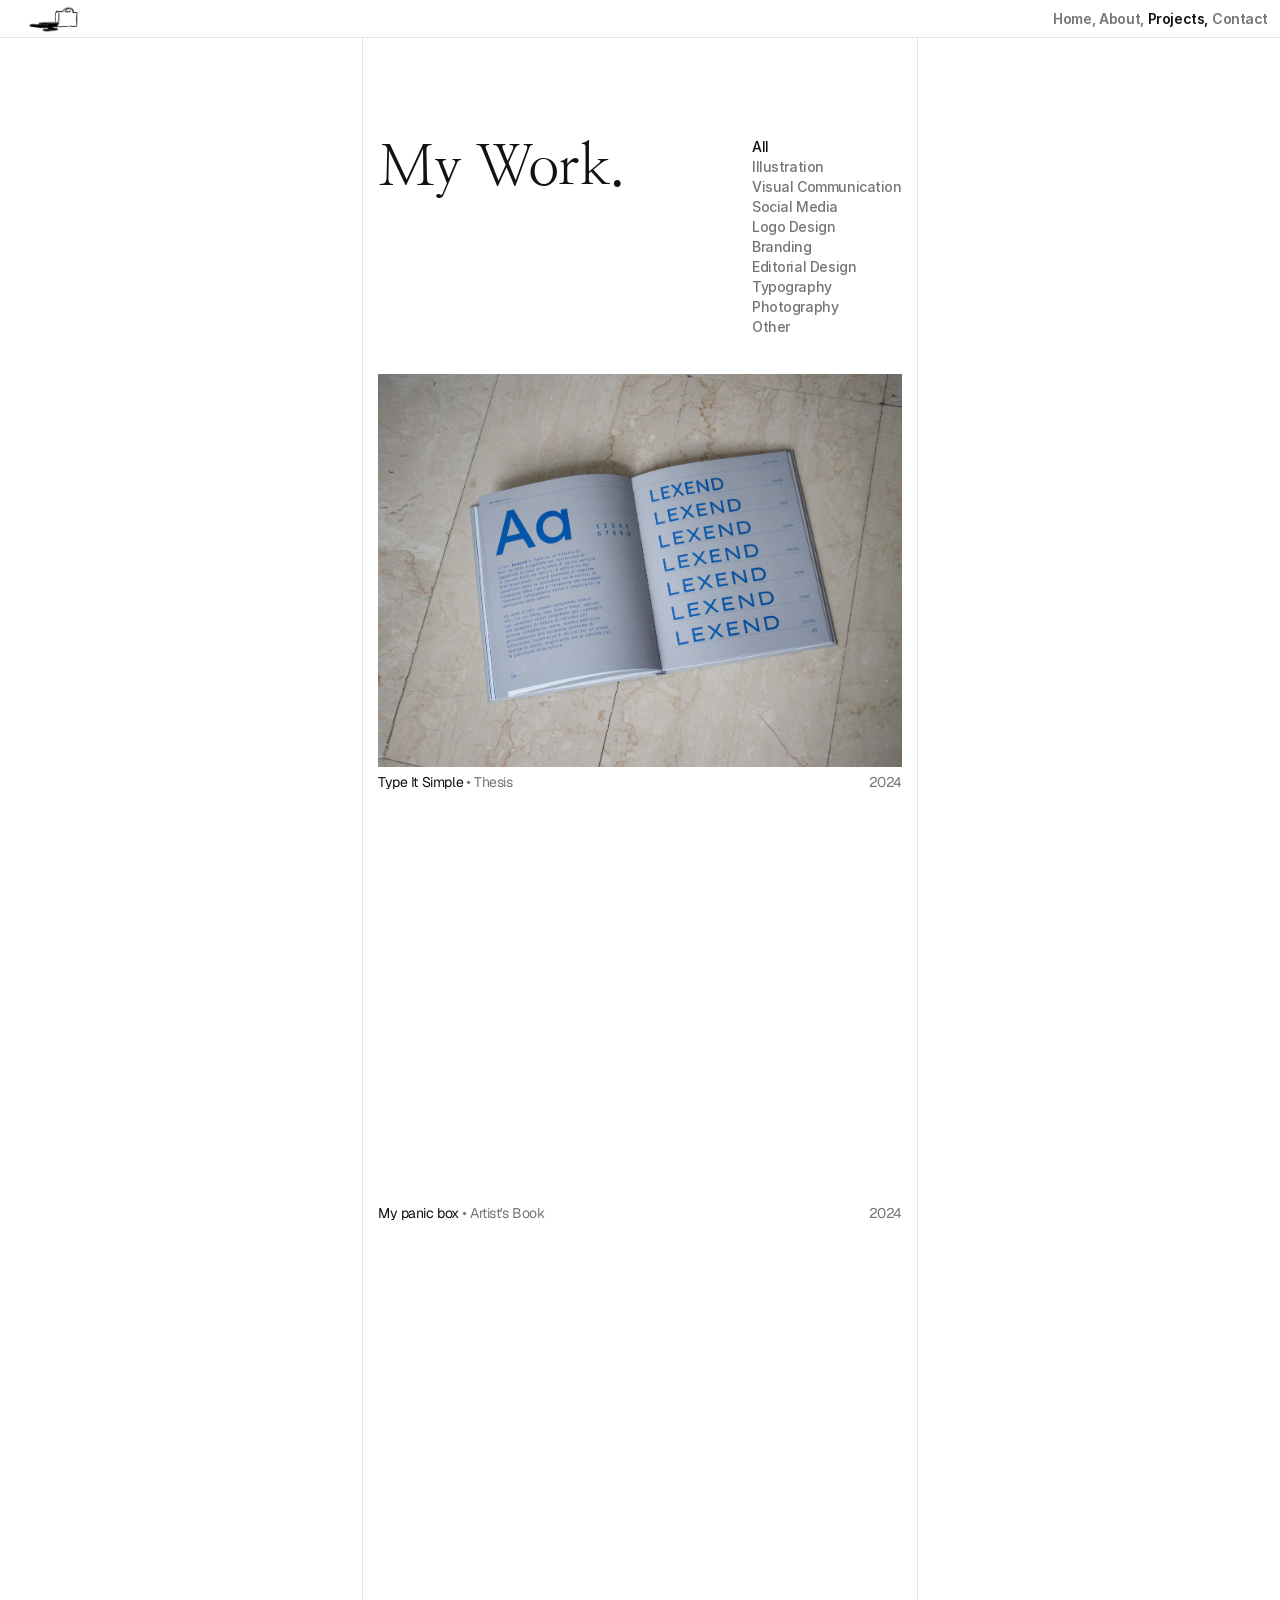
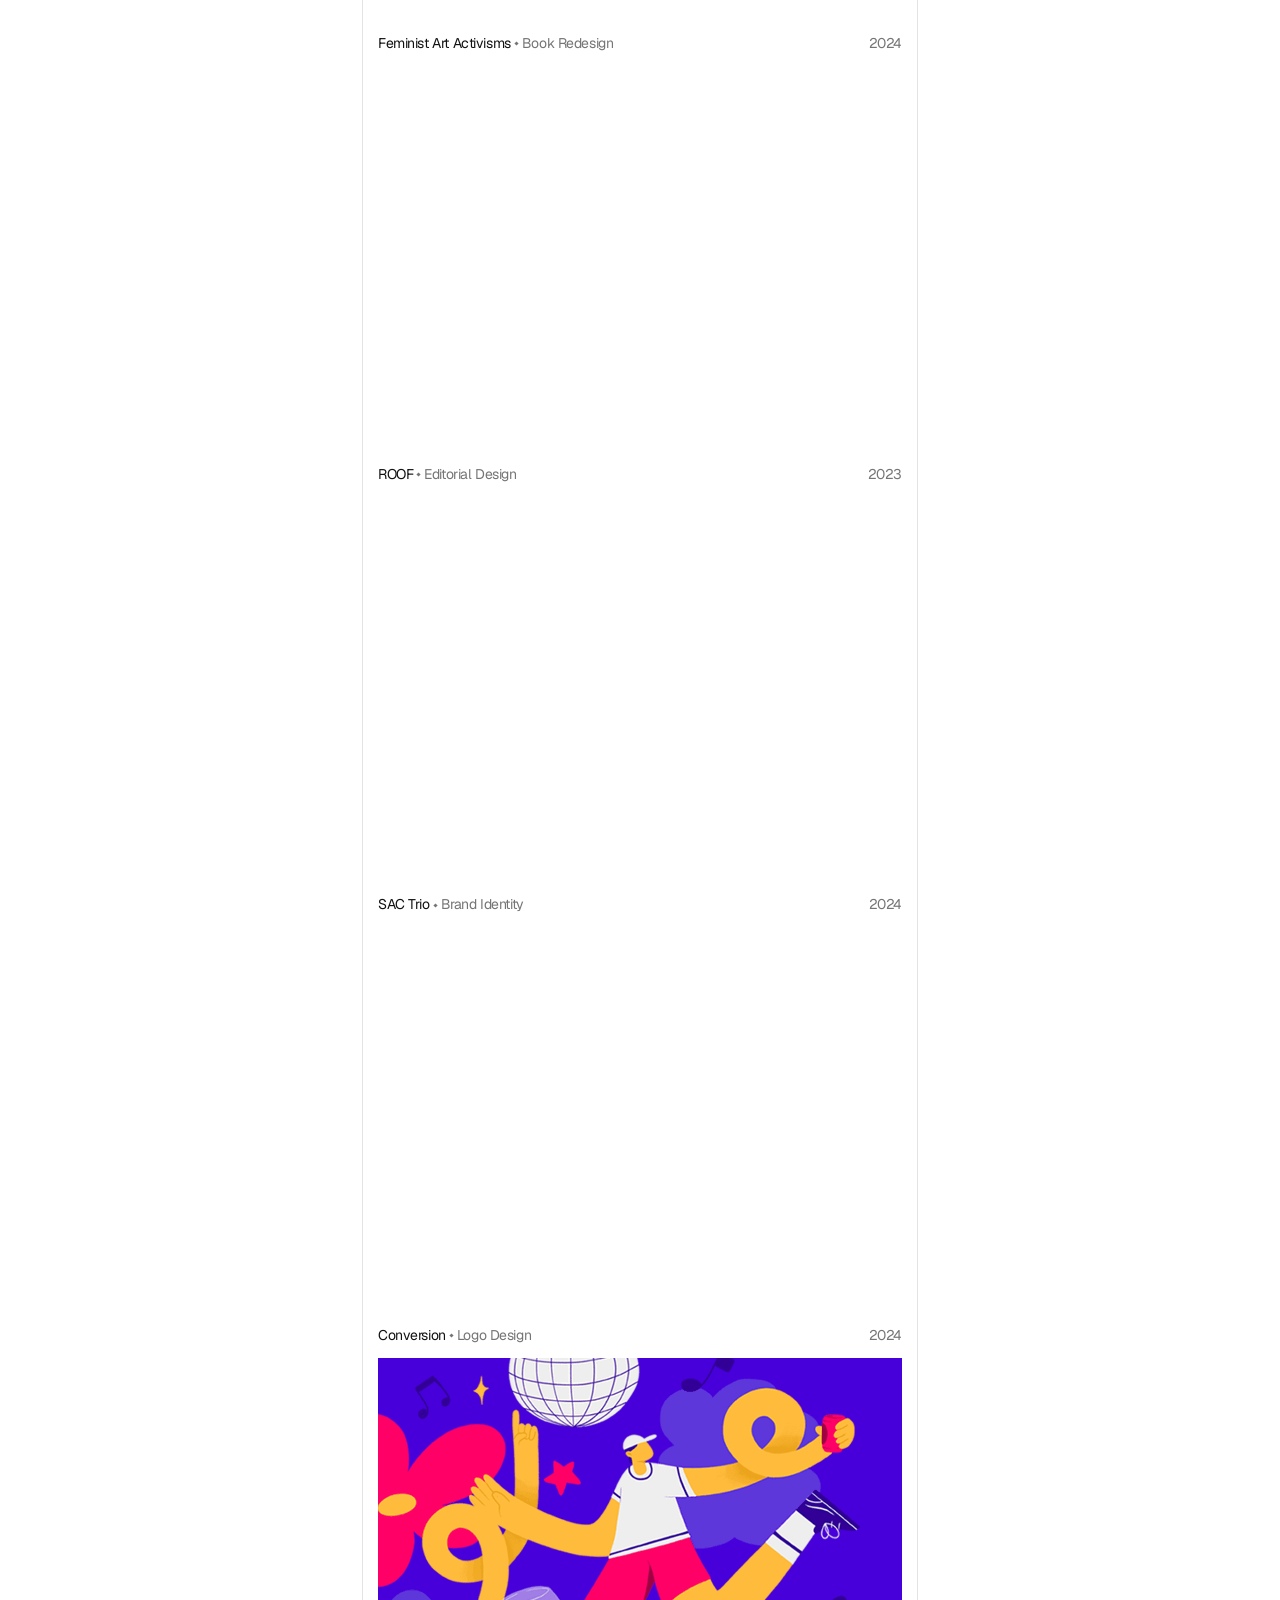
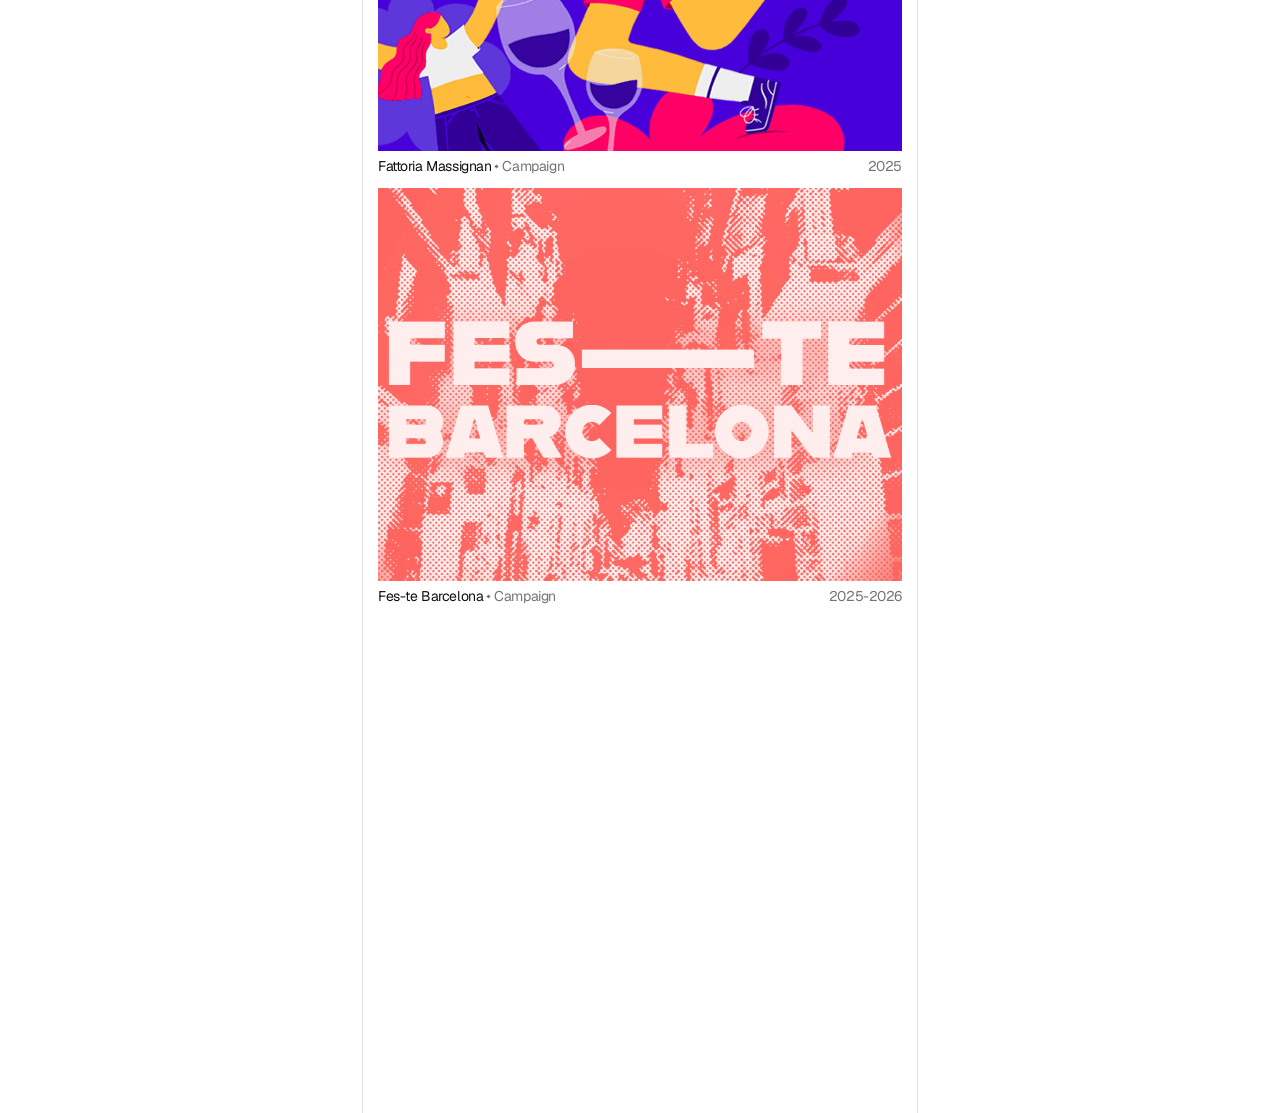
<file: work.html>
<!doctype html>


<html lang="en" data-redirect-timezone="1">
<head>
	<meta charset="utf-8">
	<meta name="viewport" content="width=device-width">
	
	<title>Giada Meggiolaro Blanquez</title>
    <meta name="description" content="Graphic Design &amp; Art Direction">
    
    
    
    <link href="assets/images/dPSWd9SUaoFMMivwNRECpbYspUs.png" rel="icon" media="(prefers-color-scheme: light)">
    <link href="assets/images/dPSWd9SUaoFMMivwNRECpbYspUs.png" rel="icon" media="(prefers-color-scheme: dark)">
    <link rel="apple-touch-icon" href="assets/images/ZJ5gLLBhANKzpQMgEnhyMZU3w.png">
    
    <meta property="og:type" content="website">
    <meta property="og:title" content="Giada Meggiolaro Blanquez">
    <meta property="og:description" content="Graphic Design &amp; Art Direction">
    
    
    <meta name="twitter:card" content="summary_large_image">
    <meta name="twitter:title" content="Giada Meggiolaro Blanquez">
    <meta name="twitter:description" content="Graphic Design &amp; Art Direction">
    
	
	
	
	
	
    
    
	
	<style data-portfolio-font-css>/* cyrillic-ext */
@font-face {
  font-family: 'Geist';
  font-style: normal;
  font-weight: 500;
  font-display: swap;
  src: url(assets/type/s/geist/v5/gyBhhwUxId8gMGYQMKR3pzfaWI_RruMIl5na-1Q.woff2) format('woff2');
  unicode-range: U+0460-052F, U+1C80-1C8A, U+20B4, U+2DE0-2DFF, U+A640-A69F, U+FE2E-FE2F;
}
/* cyrillic */
@font-face {
  font-family: 'Geist';
  font-style: normal;
  font-weight: 500;
  font-display: swap;
  src: url(assets/type/s/geist/v5/gyBhhwUxId8gMGYQMKR3pzfaWI_RruMInpna-1Q.woff2) format('woff2');
  unicode-range: U+0301, U+0400-045F, U+0490-0491, U+04B0-04B1, U+2116;
}
/* vietnamese */
@font-face {
  font-family: 'Geist';
  font-style: normal;
  font-weight: 500;
  font-display: swap;
  src: url(assets/type/s/geist/v5/gyBhhwUxId8gMGYQMKR3pzfaWI_RruMIlZna-1Q.woff2) format('woff2');
  unicode-range: U+0102-0103, U+0110-0111, U+0128-0129, U+0168-0169, U+01A0-01A1, U+01AF-01B0, U+0300-0301, U+0303-0304, U+0308-0309, U+0323, U+0329, U+1EA0-1EF9, U+20AB;
}
/* latin-ext */
@font-face {
  font-family: 'Geist';
  font-style: normal;
  font-weight: 500;
  font-display: swap;
  src: url(assets/type/s/geist/v5/gyBhhwUxId8gMGYQMKR3pzfaWI_RruMIlJna-1Q.woff2) format('woff2');
  unicode-range: U+0100-02BA, U+02BD-02C5, U+02C7-02CC, U+02CE-02D7, U+02DD-02FF, U+0304, U+0308, U+0329, U+1D00-1DBF, U+1E00-1E9F, U+1EF2-1EFF, U+2020, U+20A0-20AB, U+20AD-20C4, U+2113, U+2C60-2C7F, U+A720-A7FF;
}
/* latin */
@font-face {
  font-family: 'Geist';
  font-style: normal;
  font-weight: 500;
  font-display: swap;
  src: url(assets/type/s/geist/v5/gyBhhwUxId8gMGYQMKR3pzfaWI_RruMImpna.woff2) format('woff2');
  unicode-range: U+0000-00FF, U+0131, U+0152-0153, U+02BB-02BC, U+02C6, U+02DA, U+02DC, U+0304, U+0308, U+0329, U+2000-206F, U+20AC, U+2122, U+2191, U+2193, U+2212, U+2215, U+FEFF, U+FFFD;
}

@font-face { font-family: "Geist"; src: url("assets/type/s/geist/v5/gyBhhwUxId8gMGYQMKR3pzfaWI_RnOM4mJPby1QNtA.woff2"); font-display: swap; font-style: normal; font-weight: 400 }
@font-face { font-family: "Geist"; src: url("assets/type/s/geist/v5/gyBhhwUxId8gMGYQMKR3pzfaWI_Re-Q4mJPby1QNtA.woff2"); font-display: swap; font-style: normal; font-weight: 700 }
@font-face { font-family: "Inter"; src: url("assets/fonts/5vvr9Vy74if2I6bQbJvbw7SY1pQ.woff2"); font-display: swap; font-style: normal; font-weight: 400; unicode-range: U+0460-052F, U+1C80-1C88, U+20B4, U+2DE0-2DFF, U+A640-A69F, U+FE2E-FE2F }
@font-face { font-family: "Inter"; src: url("assets/fonts/EOr0mi4hNtlgWNn9if640EZzXCo.woff2"); font-display: swap; font-style: normal; font-weight: 400; unicode-range: U+0301, U+0400-045F, U+0490-0491, U+04B0-04B1, U+2116 }
@font-face { font-family: "Inter"; src: url("assets/fonts/Y9k9QrlZAqio88Klkmbd8VoMQc.woff2"); font-display: swap; font-style: normal; font-weight: 400; unicode-range: U+1F00-1FFF }
@font-face { font-family: "Inter"; src: url("assets/fonts/OYrD2tBIBPvoJXiIHnLoOXnY9M.woff2"); font-display: swap; font-style: normal; font-weight: 400; unicode-range: U+0370-03FF }
@font-face { font-family: "Inter"; src: url("assets/fonts/JeYwfuaPfZHQhEG8U5gtPDZ7WQ.woff2"); font-display: swap; font-style: normal; font-weight: 400; unicode-range: U+0100-024F, U+0259, U+1E00-1EFF, U+2020, U+20A0-20AB, U+20AD-20CF, U+2113, U+2C60-2C7F, U+A720-A7FF }
@font-face { font-family: "Inter"; src: url("assets/fonts/GrgcKwrN6d3Uz8EwcLHZxwEfC4.woff2"); font-display: swap; font-style: normal; font-weight: 400; unicode-range: U+0000-00FF, U+0131, U+0152-0153, U+02BB-02BC, U+02C6, U+02DA, U+02DC, U+2000-206F, U+2070, U+2074-207E, U+2080-208E, U+20AC, U+2122, U+2191, U+2193, U+2212, U+2215, U+FEFF, U+FFFD }
@font-face { font-family: "Inter"; src: url("assets/fonts/b6Y37FthZeALduNqHicBT6FutY.woff2"); font-display: swap; font-style: normal; font-weight: 400; unicode-range: U+0102-0103, U+0110-0111, U+0128-0129, U+0168-0169, U+01A0-01A1, U+01AF-01B0, U+1EA0-1EF9, U+20AB }
@font-face { font-family: "Inter"; src: url("assets/fonts/DpPBYI0sL4fYLgAkX8KXOPVt7c.woff2"); font-display: swap; font-style: normal; font-weight: 700; unicode-range: U+0460-052F, U+1C80-1C88, U+20B4, U+2DE0-2DFF, U+A640-A69F, U+FE2E-FE2F }
@font-face { font-family: "Inter"; src: url("assets/fonts/4RAEQdEOrcnDkhHiiCbJOw92Lk.woff2"); font-display: swap; font-style: normal; font-weight: 700; unicode-range: U+0301, U+0400-045F, U+0490-0491, U+04B0-04B1, U+2116 }
@font-face { font-family: "Inter"; src: url("assets/fonts/1K3W8DizY3v4emK8Mb08YHxTbs.woff2"); font-display: swap; font-style: normal; font-weight: 700; unicode-range: U+1F00-1FFF }
@font-face { font-family: "Inter"; src: url("assets/fonts/tUSCtfYVM1I1IchuyCwz9gDdQ.woff2"); font-display: swap; font-style: normal; font-weight: 700; unicode-range: U+0370-03FF }
@font-face { font-family: "Inter"; src: url("assets/fonts/VgYFWiwsAC5OYxAycRXXvhze58.woff2"); font-display: swap; font-style: normal; font-weight: 700; unicode-range: U+0100-024F, U+0259, U+1E00-1EFF, U+2020, U+20A0-20AB, U+20AD-20CF, U+2113, U+2C60-2C7F, U+A720-A7FF }
@font-face { font-family: "Inter"; src: url("assets/fonts/syRNPWzAMIrcJ3wIlPIP43KjQs.woff2"); font-display: swap; font-style: normal; font-weight: 700; unicode-range: U+0000-00FF, U+0131, U+0152-0153, U+02BB-02BC, U+02C6, U+02DA, U+02DC, U+2000-206F, U+2070, U+2074-207E, U+2080-208E, U+20AC, U+2122, U+2191, U+2193, U+2212, U+2215, U+FEFF, U+FFFD }
@font-face { font-family: "Inter"; src: url("assets/fonts/GIryZETIX4IFypco5pYZONKhJIo.woff2"); font-display: swap; font-style: normal; font-weight: 700; unicode-range: U+0102-0103, U+0110-0111, U+0128-0129, U+0168-0169, U+01A0-01A1, U+01AF-01B0, U+1EA0-1EF9, U+20AB }
@font-face { font-family: "Inter"; src: url("assets/fonts/H89BbHkbHDzlxZzxi8uPzTsp90.woff2"); font-display: swap; font-style: italic; font-weight: 700; unicode-range: U+0460-052F, U+1C80-1C88, U+20B4, U+2DE0-2DFF, U+A640-A69F, U+FE2E-FE2F }
@font-face { font-family: "Inter"; src: url("assets/fonts/u6gJwDuwB143kpNK1T1MDKDWkMc.woff2"); font-display: swap; font-style: italic; font-weight: 700; unicode-range: U+0301, U+0400-045F, U+0490-0491, U+04B0-04B1, U+2116 }
@font-face { font-family: "Inter"; src: url("assets/fonts/43sJ6MfOPh1LCJt46OvyDuSbA6o.woff2"); font-display: swap; font-style: italic; font-weight: 700; unicode-range: U+1F00-1FFF }
@font-face { font-family: "Inter"; src: url("assets/fonts/wccHG0r4gBDAIRhfHiOlq6oEkqw.woff2"); font-display: swap; font-style: italic; font-weight: 700; unicode-range: U+0370-03FF }
@font-face { font-family: "Inter"; src: url("assets/fonts/WZ367JPwf9bRW6LdTHN8rXgSjw.woff2"); font-display: swap; font-style: italic; font-weight: 700; unicode-range: U+0100-024F, U+0259, U+1E00-1EFF, U+2020, U+20A0-20AB, U+20AD-20CF, U+2113, U+2C60-2C7F, U+A720-A7FF }
@font-face { font-family: "Inter"; src: url("assets/fonts/ia3uin3hQWqDrVloC1zEtYHWw.woff2"); font-display: swap; font-style: italic; font-weight: 700; unicode-range: U+0000-00FF, U+0131, U+0152-0153, U+02BB-02BC, U+02C6, U+02DA, U+02DC, U+2000-206F, U+2070, U+2074-207E, U+2080-208E, U+20AC, U+2122, U+2191, U+2193, U+2212, U+2215, U+FEFF, U+FFFD }
@font-face { font-family: "Inter"; src: url("assets/fonts/2A4Xx7CngadFGlVV4xrO06OBHY.woff2"); font-display: swap; font-style: italic; font-weight: 700; unicode-range: U+0102-0103, U+0110-0111, U+0128-0129, U+0168-0169, U+01A0-01A1, U+01AF-01B0, U+1EA0-1EF9, U+20AB }
@font-face { font-family: "Inter"; src: url("assets/fonts/CfMzU8w2e7tHgF4T4rATMPuWosA.woff2"); font-display: swap; font-style: italic; font-weight: 400; unicode-range: U+0460-052F, U+1C80-1C88, U+20B4, U+2DE0-2DFF, U+A640-A69F, U+FE2E-FE2F }
@font-face { font-family: "Inter"; src: url("assets/fonts/867QObYax8ANsfX4TGEVU9YiCM.woff2"); font-display: swap; font-style: italic; font-weight: 400; unicode-range: U+0301, U+0400-045F, U+0490-0491, U+04B0-04B1, U+2116 }
@font-face { font-family: "Inter"; src: url("assets/fonts/Oyn2ZbENFdnW7mt2Lzjk1h9Zb9k.woff2"); font-display: swap; font-style: italic; font-weight: 400; unicode-range: U+1F00-1FFF }
@font-face { font-family: "Inter"; src: url("assets/fonts/cdAe8hgZ1cMyLu9g005pAW3xMo.woff2"); font-display: swap; font-style: italic; font-weight: 400; unicode-range: U+0370-03FF }
@font-face { font-family: "Inter"; src: url("assets/fonts/DOfvtmE1UplCq161m6Hj8CSQYg.woff2"); font-display: swap; font-style: italic; font-weight: 400; unicode-range: U+0100-024F, U+0259, U+1E00-1EFF, U+2020, U+20A0-20AB, U+20AD-20CF, U+2113, U+2C60-2C7F, U+A720-A7FF }
@font-face { font-family: "Inter"; src: url("assets/fonts/pKRFNWFoZl77qYCAIp84lN1h944.woff2"); font-display: swap; font-style: italic; font-weight: 400; unicode-range: U+0000-00FF, U+0131, U+0152-0153, U+02BB-02BC, U+02C6, U+02DA, U+02DC, U+2000-206F, U+2070, U+2074-207E, U+2080-208E, U+20AC, U+2122, U+2191, U+2193, U+2212, U+2215, U+FEFF, U+FFFD }
@font-face { font-family: "Inter"; src: url("assets/fonts/tKtBcDnBMevsEEJKdNGhhkLzYo.woff2"); font-display: swap; font-style: italic; font-weight: 400; unicode-range: U+0102-0103, U+0110-0111, U+0128-0129, U+0168-0169, U+01A0-01A1, U+01AF-01B0, U+1EA0-1EF9, U+20AB }
@font-face { font-family: "Inter"; src: url("assets/fonts/5A3Ce6C9YYmCjpQx9M4inSaKU.woff2"); font-display: swap; font-style: normal; font-weight: 500; unicode-range: U+0460-052F, U+1C80-1C88, U+20B4, U+2DE0-2DFF, U+A640-A69F, U+FE2E-FE2F }
@font-face { font-family: "Inter"; src: url("assets/fonts/Qx95Xyt0Ka3SGhinnbXIGpEIyP4.woff2"); font-display: swap; font-style: normal; font-weight: 500; unicode-range: U+0301, U+0400-045F, U+0490-0491, U+04B0-04B1, U+2116 }
@font-face { font-family: "Inter"; src: url("assets/fonts/6mJuEAguuIuMog10gGvH5d3cl8.woff2"); font-display: swap; font-style: normal; font-weight: 500; unicode-range: U+1F00-1FFF }
@font-face { font-family: "Inter"; src: url("assets/fonts/xYYWaj7wCU5zSQH0eXvSaS19wo.woff2"); font-display: swap; font-style: normal; font-weight: 500; unicode-range: U+0370-03FF }
@font-face { font-family: "Inter"; src: url("assets/fonts/otTaNuNpVK4RbdlT7zDDdKvQBA.woff2"); font-display: swap; font-style: normal; font-weight: 500; unicode-range: U+0100-024F, U+0259, U+1E00-1EFF, U+2020, U+20A0-20AB, U+20AD-20CF, U+2113, U+2C60-2C7F, U+A720-A7FF }
@font-face { font-family: "Inter"; src: url("assets/fonts/d3tHnaQIAeqiE5hGcRw4mmgWYU.woff2"); font-display: swap; font-style: normal; font-weight: 500; unicode-range: U+0000-00FF, U+0131, U+0152-0153, U+02BB-02BC, U+02C6, U+02DA, U+02DC, U+2000-206F, U+2074, U+20AC, U+2122, U+2191, U+2193, U+2212, U+2215, U+FEFF, U+FFFD }
@font-face { font-family: "Inter"; src: url("assets/fonts/DolVirEGb34pEXEp8t8FQBSK4.woff2"); font-display: swap; font-style: normal; font-weight: 500; unicode-range: U+0102-0103, U+0110-0111, U+0128-0129, U+0168-0169, U+01A0-01A1, U+01AF-01B0, U+1EA0-1EF9, U+20AB }
@font-face { font-family: "Inter"; src: url("assets/fonts/DXD0Q7LSl7HEvDzucnyLnGBHM.woff2"); font-display: swap; font-style: normal; font-weight: 700; unicode-range: U+0000-00FF, U+0131, U+0152-0153, U+02BB-02BC, U+02C6, U+02DA, U+02DC, U+2000-206F, U+2074, U+20AC, U+2122, U+2191, U+2193, U+2212, U+2215, U+FEFF, U+FFFD }
@font-face { font-family: "Inter"; src: url("assets/fonts/QxmhnWTzLtyjIiZcfaLIJ8EFBXU.woff2"); font-display: swap; font-style: italic; font-weight: 700; unicode-range: U+0000-00FF, U+0131, U+0152-0153, U+02BB-02BC, U+02C6, U+02DA, U+02DC, U+2000-206F, U+2074, U+20AC, U+2122, U+2191, U+2193, U+2212, U+2215, U+FEFF, U+FFFD }
@font-face { font-family: "Inter"; src: url("assets/fonts/vFzuJY0c65av44uhEKB6vyjFMg.woff2"); font-display: swap; font-style: italic; font-weight: 400; unicode-range: U+0000-00FF, U+0131, U+0152-0153, U+02BB-02BC, U+02C6, U+02DA, U+02DC, U+2000-206F, U+2074, U+20AC, U+2122, U+2191, U+2193, U+2212, U+2215, U+FEFF, U+FFFD }
@font-face { font-family: "Inter"; src: url("assets/fonts/vQyevYAyHtARFwPqUzQGpnDs.woff2"); font-display: swap; font-style: normal; font-weight: 400; unicode-range: U+0000-00FF, U+0131, U+0152-0153, U+02BB-02BC, U+02C6, U+02DA, U+02DC, U+2000-206F, U+2074, U+20AC, U+2122, U+2191, U+2193, U+2212, U+2215, U+FEFF, U+FFFD }
@font-face { font-family: "Inter"; src: url("assets/fonts/hyOgCu0Xnghbimh0pE8QTvtt2AU.woff2"); font-display: swap; font-style: normal; font-weight: 600; unicode-range: U+0460-052F, U+1C80-1C88, U+20B4, U+2DE0-2DFF, U+A640-A69F, U+FE2E-FE2F }
@font-face { font-family: "Inter"; src: url("assets/fonts/NeGmSOXrPBfEFIy5YZeHq17LEDA.woff2"); font-display: swap; font-style: normal; font-weight: 600; unicode-range: U+0301, U+0400-045F, U+0490-0491, U+04B0-04B1, U+2116 }
@font-face { font-family: "Inter"; src: url("assets/fonts/oYaAX5himiTPYuN8vLWnqBbfD2s.woff2"); font-display: swap; font-style: normal; font-weight: 600; unicode-range: U+1F00-1FFF }
@font-face { font-family: "Inter"; src: url("assets/fonts/lEJLP4R0yuCaMCjSXYHtJw72M.woff2"); font-display: swap; font-style: normal; font-weight: 600; unicode-range: U+0370-03FF }
@font-face { font-family: "Inter"; src: url("assets/fonts/cRJyLNuTJR5jbyKzGi33wU9cqIQ.woff2"); font-display: swap; font-style: normal; font-weight: 600; unicode-range: U+0100-024F, U+0259, U+1E00-1EFF, U+2020, U+20A0-20AB, U+20AD-20CF, U+2113, U+2C60-2C7F, U+A720-A7FF }
@font-face { font-family: "Inter"; src: url("assets/fonts/1ZFS7N918ojhhd0nQWdj3jz4w.woff2"); font-display: swap; font-style: normal; font-weight: 600; unicode-range: U+0000-00FF, U+0131, U+0152-0153, U+02BB-02BC, U+02C6, U+02DA, U+02DC, U+2000-206F, U+2074, U+20AC, U+2122, U+2191, U+2193, U+2212, U+2215, U+FEFF, U+FFFD }
@font-face { font-family: "Inter"; src: url("assets/fonts/A0Wcc7NgXMjUuFdquHDrIZpzZw0.woff2"); font-display: swap; font-style: normal; font-weight: 600; unicode-range: U+0102-0103, U+0110-0111, U+0128-0129, U+0168-0169, U+01A0-01A1, U+01AF-01B0, U+1EA0-1EF9, U+20AB }
@font-face { font-family: "Inter"; src: url("assets/fonts/vxBnBhH8768IFAXAb4Qf6wQHKs.woff2"); font-display: swap; font-style: italic; font-weight: 600; unicode-range: U+0460-052F, U+1C80-1C88, U+20B4, U+2DE0-2DFF, U+A640-A69F, U+FE2E-FE2F }
@font-face { font-family: "Inter"; src: url("assets/fonts/zSsEuoJdh8mcFVk976C05ZfQr8.woff2"); font-display: swap; font-style: italic; font-weight: 600; unicode-range: U+0301, U+0400-045F, U+0490-0491, U+04B0-04B1, U+2116 }
@font-face { font-family: "Inter"; src: url("assets/fonts/b8ezwLrN7h2AUoPEENcsTMVJ0.woff2"); font-display: swap; font-style: italic; font-weight: 600; unicode-range: U+1F00-1FFF }
@font-face { font-family: "Inter"; src: url("assets/fonts/mvNEIBLyHbscgHtwfsByjXUz3XY.woff2"); font-display: swap; font-style: italic; font-weight: 600; unicode-range: U+0370-03FF }
@font-face { font-family: "Inter"; src: url("assets/fonts/6FI2EneKzM3qBy5foOZXey7coCA.woff2"); font-display: swap; font-style: italic; font-weight: 600; unicode-range: U+0100-024F, U+0259, U+1E00-1EFF, U+2020, U+20A0-20AB, U+20AD-20CF, U+2113, U+2C60-2C7F, U+A720-A7FF }
@font-face { font-family: "Inter"; src: url("assets/fonts/qrVgiXNd6RuQjETYQiVQ9nqCk.woff2"); font-display: swap; font-style: italic; font-weight: 600; unicode-range: U+0000-00FF, U+0131, U+0152-0153, U+02BB-02BC, U+02C6, U+02DA, U+02DC, U+2000-206F, U+2074, U+20AC, U+2122, U+2191, U+2193, U+2212, U+2215, U+FEFF, U+FFFD }
@font-face { font-family: "Inter"; src: url("assets/fonts/NHHeAKJVP0ZWHk5YZnQQChIsBM.woff2"); font-display: swap; font-style: italic; font-weight: 600; unicode-range: U+0102-0103, U+0110-0111, U+0128-0129, U+0168-0169, U+01A0-01A1, U+01AF-01B0, U+1EA0-1EF9, U+20AB }
@font-face { font-family: "Geist Placeholder"; src: local("Arial"); ascent-override: 94.56%; descent-override: 27.76%; line-gap-override: 0.00%; size-adjust: 106.28% }
@font-face { font-family: "Inter Placeholder"; src: local("Arial"); ascent-override: 89.79%; descent-override: 22.36%; line-gap-override: 0.00%; size-adjust: 107.89% }</style>
	
    
    
    
    
	
	<meta name="robots" content="max-image-preview:large"><style data-portfolio-breakpoint-css>@media(min-width: 1200px){.hidden-kx3crm{display:none!important}}@media(min-width: 810px) and (max-width: 1199.98px){.hidden-f573g{display:none!important}}@media(max-width: 809.98px){.hidden-1tm1yol{display:none!important}}@media(min-width: 1200px){.hidden-n8x598{display:none!important}}@media(min-width: 810px) and (max-width: 1199.98px){.hidden-65vi6m{display:none!important}}@media(max-width: 809.98px){.hidden-uve8ak{display:none!important}}</style><style data-portfolio-css-ssr-minified data-portfolio-components="portfolio-lib-cursors-host portfolio-A0dGk PropertyOverrides portfolio-dhdjT portfolio-lib-combinedCSSRules portfolio-ohg0r portfolio-TVi0a portfolio-RgP1I portfolio-HbzUv portfolio-8EaGQ portfolio-fi9X4">html,body,#main{box-sizing:border-box;margin:0;padding:0}:root{-webkit-font-smoothing:antialiased;-moz-osx-font-smoothing:grayscale}*{box-sizing:border-box;-webkit-font-smoothing:inherit}h1,h2,h3,h4,h5,h6,p,figure{margin:0}body,input,textarea,select,button{font-family:sans-serif;font-size:12px}body{--token-c4c0c9d2-546e-4038-b872-dd5d46e58f89:#fff;--token-35ce533d-90fd-45de-b94b-75330adda861:#121212;--token-39316b97-7dc9-462e-a078-1fd981342ab6:#e3e3e3;--token-972af2b6-d59f-423b-8bfd-42c3439d4c75:#757575}@supports (z-index:calc(infinity)){#__portfolio-badge-container{--infinity:infinity}}#__portfolio-badge-container{pointer-events:none;width:100%;z-index:calc(var(--infinity,2147480000));justify-content:flex-end;padding:20px;display:flex;position:fixed;bottom:0}body{--portfolio-will-change-override:none}@supports (background:-webkit-named-image(i)) and (not (grid-template-rows:subgrid)){body{--portfolio-will-change-override:transform}}body{--portfolio-will-change-filter-override:none}@supports (background:-webkit-named-image(i)) and (not (position-area:top right)){body{--portfolio-will-change-filter-override:filter}}[data-portfolio-component-type]{position:absolute}[data-portfolio-component-type=Text]{cursor:inherit}[data-portfolio-component-text-autosized] *{white-space:pre}[data-portfolio-component-type=Text]>*{text-align:var(--portfolio-text-alignment,start)}[data-portfolio-component-type=Text] span span,[data-portfolio-component-type=Text] p span,[data-portfolio-component-type=Text] h1 span,[data-portfolio-component-type=Text] h2 span,[data-portfolio-component-type=Text] h3 span,[data-portfolio-component-type=Text] h4 span,[data-portfolio-component-type=Text] h5 span,[data-portfolio-component-type=Text] h6 span{display:block}[data-portfolio-component-type=Text] span span span,[data-portfolio-component-type=Text] p span span,[data-portfolio-component-type=Text] h1 span span,[data-portfolio-component-type=Text] h2 span span,[data-portfolio-component-type=Text] h3 span span,[data-portfolio-component-type=Text] h4 span span,[data-portfolio-component-type=Text] h5 span span,[data-portfolio-component-type=Text] h6 span span{display:unset}[data-portfolio-component-type=Text] div div span,[data-portfolio-component-type=Text] a div span,[data-portfolio-component-type=Text] span span span,[data-portfolio-component-type=Text] p span span,[data-portfolio-component-type=Text] h1 span span,[data-portfolio-component-type=Text] h2 span span,[data-portfolio-component-type=Text] h3 span span,[data-portfolio-component-type=Text] h4 span span,[data-portfolio-component-type=Text] h5 span span,[data-portfolio-component-type=Text] h6 span span,[data-portfolio-component-type=Text] a{font-family:var(--font-family);font-style:var(--font-style);font-weight:min(calc(var(--portfolio-font-weight-increase,0) + var(--font-weight,400)), 900);color:var(--text-color);letter-spacing:var(--letter-spacing);font-size:var(--font-size);text-transform:var(--text-transform);--text-decoration:var(--portfolio-text-decoration-style,solid) var(--portfolio-text-decoration,none) var(--portfolio-text-decoration-color,currentcolor) var(--portfolio-text-decoration-thickness,auto);--text-decoration-skip-ink:var(--portfolio-text-decoration-skip-ink);--text-underline-offset:var(--portfolio-text-decoration-offset);line-height:var(--line-height);--font-family:var(--portfolio-font-family);--font-style:var(--portfolio-font-style);--font-weight:var(--portfolio-font-weight);--text-color:var(--portfolio-text-color);--letter-spacing:var(--portfolio-letter-spacing);--font-size:var(--portfolio-font-size);--text-transform:var(--portfolio-text-transform);--line-height:var(--portfolio-line-height)}[data-portfolio-component-type=Text] a,[data-portfolio-component-type=Text] a div span,[data-portfolio-component-type=Text] a span span span,[data-portfolio-component-type=Text] a p span span,[data-portfolio-component-type=Text] a h1 span span,[data-portfolio-component-type=Text] a h2 span span,[data-portfolio-component-type=Text] a h3 span span,[data-portfolio-component-type=Text] a h4 span span,[data-portfolio-component-type=Text] a h5 span span,[data-portfolio-component-type=Text] a h6 span span{--font-family:var(--portfolio-link-font-family,var(--portfolio-font-family));--font-style:var(--portfolio-link-font-style,var(--portfolio-font-style));--font-weight:var(--portfolio-link-font-weight,var(--portfolio-font-weight));--text-color:var(--portfolio-link-text-color,var(--portfolio-text-color));--font-size:var(--portfolio-link-font-size,var(--portfolio-font-size));--text-transform:var(--portfolio-link-text-transform,var(--portfolio-text-transform));--text-decoration:var(--portfolio-link-text-decoration-style,var(--portfolio-text-decoration-style,solid)) var(--portfolio-link-text-decoration,var(--portfolio-text-decoration,none)) var(--portfolio-link-text-decoration-color,var(--portfolio-text-decoration-color,currentcolor)) var(--portfolio-link-text-decoration-thickness,var(--portfolio-text-decoration-thickness,auto));--text-decoration-skip-ink:var(--portfolio-link-text-decoration-skip-ink,var(--portfolio-text-decoration-skip-ink));--text-underline-offset:var(--portfolio-link-text-decoration-offset,var(--portfolio-text-decoration-offset))}[data-portfolio-component-type=Text] a:hover,[data-portfolio-component-type=Text] a div span:hover,[data-portfolio-component-type=Text] a span span span:hover,[data-portfolio-component-type=Text] a p span span:hover,[data-portfolio-component-type=Text] a h1 span span:hover,[data-portfolio-component-type=Text] a h2 span span:hover,[data-portfolio-component-type=Text] a h3 span span:hover,[data-portfolio-component-type=Text] a h4 span span:hover,[data-portfolio-component-type=Text] a h5 span span:hover,[data-portfolio-component-type=Text] a h6 span span:hover{--font-family:var(--portfolio-link-hover-font-family,var(--portfolio-link-font-family,var(--portfolio-font-family)));--font-style:var(--portfolio-link-hover-font-style,var(--portfolio-link-font-style,var(--portfolio-font-style)));--font-weight:var(--portfolio-link-hover-font-weight,var(--portfolio-link-font-weight,var(--portfolio-font-weight)));--text-color:var(--portfolio-link-hover-text-color,var(--portfolio-link-text-color,var(--portfolio-text-color)));--font-size:var(--portfolio-link-hover-font-size,var(--portfolio-link-font-size,var(--portfolio-font-size)));--text-transform:var(--portfolio-link-hover-text-transform,var(--portfolio-link-text-transform,var(--portfolio-text-transform)));--text-decoration:var(--portfolio-link-hover-text-decoration-style,var(--portfolio-link-text-decoration-style,var(--portfolio-text-decoration-style,solid))) var(--portfolio-link-hover-text-decoration,var(--portfolio-link-text-decoration,var(--portfolio-text-decoration,none))) var(--portfolio-link-hover-text-decoration-color,var(--portfolio-link-text-decoration-color,var(--portfolio-text-decoration-color,currentcolor))) var(--portfolio-link-hover-text-decoration-thickness,var(--portfolio-link-text-decoration-thickness,var(--portfolio-text-decoration-thickness,auto)));--text-decoration-skip-ink:var(--portfolio-link-hover-text-decoration-skip-ink,var(--portfolio-link-text-decoration-skip-ink,var(--portfolio-text-decoration-skip-ink)));--text-underline-offset:var(--portfolio-link-hover-text-decoration-offset,var(--portfolio-link-text-decoration-offset,var(--portfolio-text-decoration-offset)))}[data-portfolio-component-type=Text].isCurrent a,[data-portfolio-component-type=Text].isCurrent a div span,[data-portfolio-component-type=Text].isCurrent a span span span,[data-portfolio-component-type=Text].isCurrent a p span span,[data-portfolio-component-type=Text].isCurrent a h1 span span,[data-portfolio-component-type=Text].isCurrent a h2 span span,[data-portfolio-component-type=Text].isCurrent a h3 span span,[data-portfolio-component-type=Text].isCurrent a h4 span span,[data-portfolio-component-type=Text].isCurrent a h5 span span,[data-portfolio-component-type=Text].isCurrent a h6 span span{--font-family:var(--portfolio-link-current-font-family,var(--portfolio-link-font-family,var(--portfolio-font-family)));--font-style:var(--portfolio-link-current-font-style,var(--portfolio-link-font-style,var(--portfolio-font-style)));--font-weight:var(--portfolio-link-current-font-weight,var(--portfolio-link-font-weight,var(--portfolio-font-weight)));--text-color:var(--portfolio-link-current-text-color,var(--portfolio-link-text-color,var(--portfolio-text-color)));--font-size:var(--portfolio-link-current-font-size,var(--portfolio-link-font-size,var(--portfolio-font-size)));--text-transform:var(--portfolio-link-current-text-transform,var(--portfolio-link-text-transform,var(--portfolio-text-transform)));--text-decoration:var(--portfolio-link-current-text-decoration-style,var(--portfolio-link-text-decoration-style,var(--portfolio-text-decoration-style,solid))) var(--portfolio-link-current-text-decoration,var(--portfolio-link-text-decoration,var(--portfolio-text-decoration,none))) var(--portfolio-link-current-text-decoration-color,var(--portfolio-link-text-decoration-color,var(--portfolio-text-decoration-color,currentcolor))) var(--portfolio-link-current-text-decoration-thickness,var(--portfolio-link-text-decoration-thickness,var(--portfolio-text-decoration-thickness,auto)));--text-decoration-skip-ink:var(--portfolio-link-current-text-decoration-skip-ink,var(--portfolio-link-text-decoration-skip-ink,var(--portfolio-text-decoration-skip-ink)));--text-underline-offset:var(--portfolio-link-current-text-decoration-offset,var(--portfolio-link-text-decoration-offset,var(--portfolio-text-decoration-offset)))}[data-portfolio-component-type=RichTextContainer]{outline:none;flex-direction:column;flex-shrink:0;justify-content:flex-start;display:flex}p.portfolio-text,div.portfolio-text,figure.portfolio-text,h1.portfolio-text,h2.portfolio-text,h3.portfolio-text,h4.portfolio-text,h5.portfolio-text,h6.portfolio-text,ol.portfolio-text,ul.portfolio-text{margin:0;padding:0}p.portfolio-text,div.portfolio-text,h1.portfolio-text,h2.portfolio-text,h3.portfolio-text,h4.portfolio-text,h5.portfolio-text,h6.portfolio-text,li.portfolio-text,ol.portfolio-text,ul.portfolio-text,mark.portfolio-text,span.portfolio-text:not([data-text-fill]){font-family:var(--portfolio-font-family-preview,var(--portfolio-blockquote-font-family,var(--portfolio-font-family,Inter, Inter Placeholder, sans-serif)));font-style:var(--portfolio-font-style-preview,var(--portfolio-blockquote-font-style,var(--portfolio-font-style,normal)));font-weight:var(--portfolio-font-weight-preview,var(--portfolio-blockquote-font-weight,var(--portfolio-font-weight,400)));color:var(--portfolio-blockquote-text-color,var(--portfolio-text-color,#000));font-size:calc(var(--portfolio-blockquote-font-size,var(--portfolio-font-size,16px)) * var(--portfolio-font-size-scale,1));letter-spacing:var(--portfolio-blockquote-letter-spacing,var(--portfolio-letter-spacing,0));text-transform:var(--portfolio-blockquote-text-transform,var(--portfolio-text-transform,none));-webkit-text-decoration-line:var(--portfolio-blockquote-text-decoration,var(--portfolio-text-decoration,initial));text-decoration-line:var(--portfolio-blockquote-text-decoration,var(--portfolio-text-decoration,initial));-webkit-text-decoration-style:var(--portfolio-blockquote-text-decoration-style,var(--portfolio-text-decoration-style,initial));text-decoration-style:var(--portfolio-blockquote-text-decoration-style,var(--portfolio-text-decoration-style,initial));-webkit-text-decoration-color:var(--portfolio-blockquote-text-decoration-color,var(--portfolio-text-decoration-color,initial));text-decoration-color:var(--portfolio-blockquote-text-decoration-color,var(--portfolio-text-decoration-color,initial));text-decoration-thickness:var(--portfolio-blockquote-text-decoration-thickness,var(--portfolio-text-decoration-thickness,initial));text-decoration-skip-ink:var(--portfolio-blockquote-text-decoration-skip-ink,var(--portfolio-text-decoration-skip-ink,initial));text-underline-offset:var(--portfolio-blockquote-text-decoration-offset,var(--portfolio-text-decoration-offset,initial));line-height:var(--portfolio-blockquote-line-height,var(--portfolio-line-height,1.2em));text-align:var(--portfolio-blockquote-text-alignment,var(--portfolio-text-alignment,start));-webkit-text-stroke-width:var(--portfolio-text-stroke-width,initial);-webkit-text-stroke-color:var(--portfolio-text-stroke-color,initial);-moz-font-feature-settings:var(--portfolio-font-open-type-features,initial);-webkit-font-feature-settings:var(--portfolio-font-open-type-features,initial);font-feature-settings:var(--portfolio-font-open-type-features,initial);font-variation-settings:var(--portfolio-font-variation-axes-preview,var(--portfolio-font-variation-axes,normal));text-wrap:var(--portfolio-text-wrap-override,var(--portfolio-text-wrap))}mark.portfolio-text,p.portfolio-text,div.portfolio-text,h1.portfolio-text,h2.portfolio-text,h3.portfolio-text,h4.portfolio-text,h5.portfolio-text,h6.portfolio-text,li.portfolio-text,ol.portfolio-text,ul.portfolio-text{background-color:var(--portfolio-blockquote-text-background-color,var(--portfolio-text-background-color,initial));border-radius:var(--portfolio-blockquote-text-background-radius,var(--portfolio-text-background-radius,initial));corner-shape:var(--portfolio-blockquote-text-background-corner-shape,var(--portfolio-text-background-corner-shape,initial));padding:var(--portfolio-blockquote-text-background-padding,var(--portfolio-text-background-padding,initial))}@supports not (color:color(display-p3 1 1 1)){p.portfolio-text,div.portfolio-text,h1.portfolio-text,h2.portfolio-text,h3.portfolio-text,h4.portfolio-text,h5.portfolio-text,h6.portfolio-text,li.portfolio-text,ol.portfolio-text,ul.portfolio-text,span.portfolio-text:not([data-text-fill]){color:var(--portfolio-blockquote-text-color-rgb,var(--portfolio-blockquote-text-color,var(--portfolio-text-color-rgb,var(--portfolio-text-color,#000))));-webkit-text-stroke-color:var(--portfolio-text-stroke-color-rgb,var(--portfolio-text-stroke-color,initial))}mark.portfolio-text{background-color:var(--portfolio-blockquote-text-background-color-rgb,var(--portfolio-blockquote-text-background-color,var(--portfolio-text-background-color-rgb,var(--portfolio-text-background-color,initial))))}}.portfolio-fit-text .portfolio-text{white-space:nowrap;white-space-collapse:preserve}strong.portfolio-text{font-family:var(--portfolio-blockquote-font-family-bold,var(--portfolio-font-family-bold));font-style:var(--portfolio-blockquote-font-style-bold,var(--portfolio-font-style-bold));font-weight:var(--portfolio-blockquote-font-weight-bold,var(--portfolio-font-weight-bold,bolder));font-variation-settings:var(--portfolio-blockquote-font-variation-axes-bold,var(--portfolio-font-variation-axes-bold))}em.portfolio-text{font-family:var(--portfolio-blockquote-font-family-italic,var(--portfolio-font-family-italic));font-style:var(--portfolio-blockquote-font-style-italic,var(--portfolio-font-style-italic,italic));font-weight:var(--portfolio-blockquote-font-weight-italic,var(--portfolio-font-weight-italic));font-variation-settings:var(--portfolio-blockquote-font-variation-axes-italic,var(--portfolio-font-variation-axes-italic))}em.portfolio-text>strong.portfolio-text{font-family:var(--portfolio-blockquote-font-family-bold-italic,var(--portfolio-font-family-bold-italic));font-style:var(--portfolio-blockquote-font-style-bold-italic,var(--portfolio-font-style-bold-italic,italic));font-weight:var(--portfolio-blockquote-font-weight-bold-italic,var(--portfolio-font-weight-bold-italic,bolder));font-variation-settings:var(--portfolio-blockquote-font-variation-axes-bold-italic,var(--portfolio-font-variation-axes-bold-italic))}p.portfolio-text:not(:first-child),div.portfolio-text:not(:first-child),h1.portfolio-text:not(:first-child),h2.portfolio-text:not(:first-child),h3.portfolio-text:not(:first-child),h4.portfolio-text:not(:first-child),h5.portfolio-text:not(:first-child),h6.portfolio-text:not(:first-child),ol.portfolio-text:not(:first-child),ul.portfolio-text:not(:first-child),blockquote.portfolio-text:not(:first-child),table.portfolio-text:not(:first-child),figure.portfolio-text:not(:first-child),.portfolio-image.portfolio-text:not(:first-child){margin-top:var(--portfolio-blockquote-paragraph-spacing,var(--portfolio-paragraph-spacing,0))}li.portfolio-text>ul.portfolio-text:nth-child(2),li.portfolio-text>ol.portfolio-text:nth-child(2){margin-top:0}.portfolio-text[data-text-fill]{-webkit-text-fill-color:transparent;padding:max(0em, calc(calc(1.3em - var(--portfolio-blockquote-line-height,var(--portfolio-line-height,1.3em))) / 2));margin:min(0em, calc(calc(1.3em - var(--portfolio-blockquote-line-height,var(--portfolio-line-height,1.3em))) / -2));-webkit-background-clip:text;background-clip:text;display:inline-block}code.portfolio-text,code.portfolio-text span.portfolio-text:not([data-text-fill]){font-family:var(--portfolio-code-font-family,var(--portfolio-font-family,Inter, Inter Placeholder, sans-serif));font-style:var(--portfolio-blockquote-font-style,var(--portfolio-code-font-style,var(--portfolio-font-style,normal)));font-weight:var(--portfolio-blockquote-font-weight,var(--portfolio-code-font-weight,var(--portfolio-font-weight,400)));color:var(--portfolio-blockquote-text-color,var(--portfolio-code-text-color,var(--portfolio-text-color,#000)));font-size:calc(var(--portfolio-blockquote-font-size,var(--portfolio-font-size,16px)) * var(--portfolio-font-size-scale,1));letter-spacing:var(--portfolio-blockquote-letter-spacing,var(--portfolio-letter-spacing,0));line-height:var(--portfolio-blockquote-line-height,var(--portfolio-line-height,1.2em))}@supports not (color:color(display-p3 1 1 1)){code.portfolio-text,code.portfolio-text span.portfolio-text:not([data-text-fill]){color:var(--portfolio-blockquote-text-color-rgb,var(--portfolio-blockquote-text-color,var(--portfolio-code-text-color-rgb,var(--portfolio-code-text-color,var(--portfolio-text-color-rgb,var(--portfolio-text-color,#000))))))}}blockquote.portfolio-text{unicode-bidi:initial;margin-block-start:initial;margin-block-end:initial;margin-inline-start:initial;margin-inline-end:initial}a.portfolio-text,a.portfolio-text span.portfolio-text:not([data-text-fill]),span.portfolio-text[data-nested-link],span.portfolio-text[data-nested-link] span.portfolio-text:not([data-text-fill]){color:inherit;font-family:var(--portfolio-font-family-preview,var(--portfolio-link-font-family,var(--portfolio-blockquote-font-family,var(--portfolio-font-family,Inter, Inter Placeholder, sans-serif))));font-style:var(--portfolio-font-style-preview,var(--portfolio-link-font-style,var(--portfolio-blockquote-font-style,var(--portfolio-font-style,normal))));font-weight:var(--portfolio-font-weight-preview,var(--portfolio-link-font-weight,var(--portfolio-blockquote-font-weight,var(--portfolio-font-weight,400))));font-size:calc(var(--portfolio-blockquote-font-size,var(--portfolio-font-size,16px)) * var(--portfolio-font-size-scale,1));text-transform:var(--portfolio-link-text-transform,var(--portfolio-blockquote-text-transform,var(--portfolio-text-transform,none)));cursor:var(--portfolio-custom-cursors,pointer);background-color:initial;border-radius:var(--portfolio-link-text-background-radius,initial);corner-shape:var(--portfolio-link-text-background-corner-shape,initial);padding:var(--portfolio-link-text-background-padding,initial)}a.portfolio-text,span.portfolio-text[data-nested-link]{color:var(--portfolio-link-text-color,var(--portfolio-blockquote-text-color,var(--portfolio-text-color,#000)));-webkit-text-decoration-line:var(--portfolio-link-text-decoration,var(--portfolio-blockquote-text-decoration,var(--portfolio-text-decoration,initial)));text-decoration-line:var(--portfolio-link-text-decoration,var(--portfolio-blockquote-text-decoration,var(--portfolio-text-decoration,initial)));-webkit-text-decoration-style:var(--portfolio-link-text-decoration-style,var(--portfolio-blockquote-text-decoration-style,var(--portfolio-text-decoration-style,initial)));text-decoration-style:var(--portfolio-link-text-decoration-style,var(--portfolio-blockquote-text-decoration-style,var(--portfolio-text-decoration-style,initial)));-webkit-text-decoration-color:var(--portfolio-link-text-decoration-color,var(--portfolio-blockquote-text-decoration-color,var(--portfolio-text-decoration-color,initial)));text-decoration-color:var(--portfolio-link-text-decoration-color,var(--portfolio-blockquote-text-decoration-color,var(--portfolio-text-decoration-color,initial)));text-decoration-thickness:var(--portfolio-link-text-decoration-thickness,var(--portfolio-blockquote-text-decoration-thickness,var(--portfolio-text-decoration-thickness,initial)));text-decoration-skip-ink:var(--portfolio-link-text-decoration-skip-ink,var(--portfolio-blockquote-text-decoration-skip-ink,var(--portfolio-text-decoration-skip-ink,initial)));text-underline-offset:var(--portfolio-link-text-decoration-offset,var(--portfolio-blockquote-text-decoration-offset,var(--portfolio-text-decoration-offset,initial)));background-color:var(--portfolio-link-text-background-color,initial)}@supports not (color:color(display-p3 1 1 1)){a.portfolio-text,span.portfolio-text[data-nested-link]{color:var(--portfolio-link-text-color-rgb,var(--portfolio-link-text-color,var(--portfolio-blockquote-text-color-rgb,var(--portfolio-blockquote-text-color,var(--portfolio-text-color-rgb,var(--portfolio-text-color,#000))))));background-color:var(--portfolio-link-text-background-color-rgb,var(--portfolio-link-text-background-color,initial));-webkit-text-decoration-color:var(--portfolio-link-text-decoration-color-rgb,var(--portfolio-link-text-decoration-color,var(--portfolio-text-decoration-color-rgb,var(--portfolio-text-decoration-color,currentcolor))));text-decoration-color:var(--portfolio-link-text-decoration-color-rgb,var(--portfolio-link-text-decoration-color,var(--portfolio-text-decoration-color-rgb,var(--portfolio-text-decoration-color,currentcolor))))}}code.portfolio-text a.portfolio-text,code.portfolio-text a.portfolio-text span.portfolio-text:not([data-text-fill]),code.portfolio-text span.portfolio-text[data-nested-link],code.portfolio-text span.portfolio-text[data-nested-link] span.portfolio-text:not([data-text-fill]){font-family:var(--portfolio-code-font-family,var(--portfolio-font-family,Inter, Inter Placeholder, sans-serif));font-style:var(--portfolio-blockquote-font-style,var(--portfolio-code-font-style,var(--portfolio-font-style,normal)));font-weight:var(--portfolio-blockquote-font-weight,var(--portfolio-code-font-weight,var(--portfolio-font-weight,400)));color:inherit;font-size:calc(var(--portfolio-blockquote-font-size,var(--portfolio-font-size,16px)) * var(--portfolio-font-size-scale,1))}code.portfolio-text a.portfolio-text,code.portfolio-text span.portfolio-text[data-nested-link]{color:var(--portfolio-link-text-color,var(--portfolio-blockquote-text-color,var(--portfolio-code-text-color,var(--portfolio-text-color,#000))))}@supports not (color:color(display-p3 1 1 1)){code.portfolio-text a.portfolio-text,code.portfolio-text a.portfolio-text span.portfolio-text:not([data-text-fill]),code.portfolio-text span.portfolio-text[data-nested-link],code.portfolio-text span.portfolio-text[data-nested-link] span.portfolio-text:not([data-text-fill]){color:var(--portfolio-link-text-color-rgb,var(--portfolio-link-text-color,var(--portfolio-blockquote-text-color-rgb,var(--portfolio-blockquote-text-color,var(--portfolio-code-text-color-rgb,var(--portfolio-code-text-color,var(--portfolio-text-color-rgb,var(--portfolio-text-color,#000))))))))}}a.portfolio-text:where(:not(.portfolio-image)):hover,a.portfolio-text:hover span.portfolio-text:not([data-text-fill]),span.portfolio-text[data-nested-link]:hover,span.portfolio-text[data-nested-link]:hover span.portfolio-text:not([data-text-fill]){font-family:var(--portfolio-font-family-preview,var(--portfolio-link-hover-font-family,var(--portfolio-link-font-family,var(--portfolio-blockquote-font-family,var(--portfolio-font-family,Inter, Inter Placeholder, sans-serif)))));font-style:var(--portfolio-font-style-preview,var(--portfolio-link-hover-font-style,var(--portfolio-link-font-style,var(--portfolio-blockquote-font-style,var(--portfolio-font-style,normal)))));font-weight:var(--portfolio-font-weight-preview,var(--portfolio-link-hover-font-weight,var(--portfolio-link-font-weight,var(--portfolio-blockquote-font-weight,var(--portfolio-font-weight,400)))));font-size:calc(var(--portfolio-link-hover-font-size,var(--portfolio-blockquote-font-size,var(--portfolio-font-size,16px))) * var(--portfolio-font-size-scale,1));text-transform:var(--portfolio-link-hover-text-transform,var(--portfolio-link-text-transform,var(--portfolio-blockquote-text-transform,var(--portfolio-text-transform,none))));border-radius:var(--portfolio-link-hover-text-background-radius,var(--portfolio-link-text-background-radius,var(--portfolio-text-background-radius,initial)));corner-shape:var(--portfolio-link-hover-text-background-corner-shape,var(--portfolio-link-text-background-corner-shape,var(--portfolio-text-background-corner-shape,initial)));padding:var(--portfolio-link-hover-text-background-padding,var(--portfolio-link-text-background-padding,var(--portfolio-text-background-padding,initial)))}a.portfolio-text:hover,span.portfolio-text[data-nested-link]:hover{color:var(--portfolio-link-hover-text-color,var(--portfolio-link-text-color,var(--portfolio-blockquote-text-color,var(--portfolio-text-color,#000))));-webkit-text-decoration-line:var(--portfolio-link-hover-text-decoration,var(--portfolio-link-text-decoration,var(--portfolio-blockquote-text-decoration,var(--portfolio-text-decoration,initial))));text-decoration-line:var(--portfolio-link-hover-text-decoration,var(--portfolio-link-text-decoration,var(--portfolio-blockquote-text-decoration,var(--portfolio-text-decoration,initial))));-webkit-text-decoration-style:var(--portfolio-link-hover-text-decoration-style,var(--portfolio-link-text-decoration-style,var(--portfolio-blockquote-text-decoration-style,var(--portfolio-text-decoration-style,initial))));text-decoration-style:var(--portfolio-link-hover-text-decoration-style,var(--portfolio-link-text-decoration-style,var(--portfolio-blockquote-text-decoration-style,var(--portfolio-text-decoration-style,initial))));-webkit-text-decoration-color:var(--portfolio-link-hover-text-decoration-color,var(--portfolio-link-text-decoration-color,var(--portfolio-blockquote-text-decoration-color,var(--portfolio-text-decoration-color,initial))));text-decoration-color:var(--portfolio-link-hover-text-decoration-color,var(--portfolio-link-text-decoration-color,var(--portfolio-blockquote-text-decoration-color,var(--portfolio-text-decoration-color,initial))));text-decoration-thickness:var(--portfolio-link-hover-text-decoration-thickness,var(--portfolio-link-text-decoration-thickness,var(--portfolio-blockquote-text-decoration-thickness,var(--portfolio-text-decoration-thickness,initial))));text-decoration-skip-ink:var(--portfolio-link-hover-text-decoration-skip-ink,var(--portfolio-link-text-decoration-skip-ink,var(--portfolio-blockquote-text-decoration-skip-ink,var(--portfolio-text-decoration-skip-ink,initial))));text-underline-offset:var(--portfolio-link-hover-text-decoration-offset,var(--portfolio-link-text-decoration-offset,var(--portfolio-blockquote-text-decoration-offset,var(--portfolio-text-decoration-offset,initial))));background-color:var(--portfolio-link-hover-text-background-color,var(--portfolio-link-text-background-color,var(--portfolio-text-background-color,initial)))}@supports not (color:color(display-p3 1 1 1)){a.portfolio-text:hover,span.portfolio-text[data-nested-link]:hover{color:var(--portfolio-link-hover-text-color-rgb,var(--portfolio-link-hover-text-color,var(--portfolio-link-text-color-rgb,var(--portfolio-link-text-color,var(--portfolio-blockquote-text-color-rgb,var(--portfolio-blockquote-text-color,var(--portfolio-text-color-rgb,var(--portfolio-text-color,#000))))))));background-color:var(--portfolio-link-hover-text-background-color-rgb,var(--portfolio-link-hover-text-background-color,var(--portfolio-link-text-background-color-rgb,var(--portfolio-link-text-background-color,var(--portfolio-text-background-color-rgb,var(--portfolio-text-background-color,initial))))));-webkit-text-decoration-color:var(--portfolio-link-hover-text-decoration-color-rgb,var(--portfolio-link-hover-text-decoration-color,var(--portfolio-link-text-decoration-color-rgb,var(--portfolio-link-text-decoration-color,var(--portfolio-text-decoration-color-rgb,var(--portfolio-text-decoration-color,currentcolor))))));text-decoration-color:var(--portfolio-link-hover-text-decoration-color-rgb,var(--portfolio-link-hover-text-decoration-color,var(--portfolio-link-text-decoration-color-rgb,var(--portfolio-link-text-decoration-color,var(--portfolio-text-decoration-color-rgb,var(--portfolio-text-decoration-color,currentcolor))))))}}code.portfolio-text a.portfolio-text:hover,code.portfolio-text span.portfolio-text[data-nested-link]:hover{color:var(--portfolio-link-hover-text-color,var(--portfolio-link-text-color,var(--portfolio-blockquote-text-color,var(--portfolio-code-text-color,var(--portfolio-text-color,#000)))))}@supports not (color:color(display-p3 1 1 1)){code.portfolio-text a.portfolio-text:hover,code.portfolio-text span.portfolio-text[data-nested-link]:hover{color:var(--portfolio-link-hover-text-color-rgb,var(--portfolio-link-hover-text-color,var(--portfolio-link-text-color-rgb,var(--portfolio-link-text-color,var(--portfolio-blockquote-text-color-rgb,var(--portfolio-blockquote-text-color,var(--portfolio-code-text-color-rgb,var(--portfolio-code-text-color,var(--portfolio-text-color-rgb,var(--portfolio-text-color,#000))))))))))}}a.portfolio-text:where(:not(.portfolio-image))[data-portfolio-page-link-current],a.portfolio-text[data-portfolio-page-link-current] span.portfolio-text:not([data-text-fill]),span.portfolio-text[data-portfolio-page-link-current],span.portfolio-text[data-portfolio-page-link-current] span.portfolio-text:not([data-text-fill]){font-family:var(--portfolio-font-family-preview,var(--portfolio-link-current-font-family,var(--portfolio-link-font-family,var(--portfolio-font-family,Inter, Inter Placeholder, sans-serif))));font-style:var(--portfolio-font-style-preview,var(--portfolio-link-current-font-style,var(--portfolio-link-font-style,var(--portfolio-font-style,normal))));font-weight:var(--portfolio-font-weight-preview,var(--portfolio-link-current-font-weight,var(--portfolio-link-font-weight,var(--portfolio-font-weight,400))));font-size:calc(var(--portfolio-link-current-font-size,var(--portfolio-link-font-size,var(--portfolio-font-size,16px))) * var(--portfolio-font-size-scale,1));text-transform:var(--portfolio-link-current-text-transform,var(--portfolio-link-text-transform,var(--portfolio-text-transform,none)));border-radius:var(--portfolio-link-current-text-background-radius,var(--portfolio-link-text-background-radius,initial));corner-shape:var(--portfolio-link-current-text-background-corner-shape,var(--portfolio-link-text-background-corner-shape,initial));padding:var(--portfolio-link-current-text-background-padding,var(--portfolio-link-text-background-padding,initial))}a.portfolio-text[data-portfolio-page-link-current],span.portfolio-text[data-portfolio-page-link-current]{color:var(--portfolio-link-current-text-color,var(--portfolio-link-text-color,var(--portfolio-text-color,#000)));-webkit-text-decoration-line:var(--portfolio-link-current-text-decoration,var(--portfolio-link-text-decoration,var(--portfolio-text-decoration,initial)));text-decoration-line:var(--portfolio-link-current-text-decoration,var(--portfolio-link-text-decoration,var(--portfolio-text-decoration,initial)));-webkit-text-decoration-style:var(--portfolio-link-current-text-decoration-style,var(--portfolio-link-text-decoration-style,var(--portfolio-text-decoration-style,initial)));text-decoration-style:var(--portfolio-link-current-text-decoration-style,var(--portfolio-link-text-decoration-style,var(--portfolio-text-decoration-style,initial)));-webkit-text-decoration-color:var(--portfolio-link-current-text-decoration-color,var(--portfolio-link-text-decoration-color,var(--portfolio-text-decoration-color,initial)));text-decoration-color:var(--portfolio-link-current-text-decoration-color,var(--portfolio-link-text-decoration-color,var(--portfolio-text-decoration-color,initial)));text-decoration-thickness:var(--portfolio-link-current-text-decoration-thickness,var(--portfolio-link-text-decoration-thickness,var(--portfolio-text-decoration-thickness,initial)));text-decoration-skip-ink:var(--portfolio-link-current-text-decoration-skip-ink,var(--portfolio-link-text-decoration-skip-ink,var(--portfolio-text-decoration-skip-ink,initial)));text-underline-offset:var(--portfolio-link-current-text-decoration-offset,var(--portfolio-link-text-decoration-offset,var(--portfolio-text-decoration-offset,initial)));background-color:var(--portfolio-link-current-text-background-color,var(--portfolio-link-text-background-color,var(--portfolio-text-background-color,initial)))}@supports not (color:color(display-p3 1 1 1)){a.portfolio-text[data-portfolio-page-link-current],span.portfolio-text[data-portfolio-page-link-current]{color:var(--portfolio-link-current-text-color-rgb,var(--portfolio-link-current-text-color,var(--portfolio-link-text-color-rgb,var(--portfolio-link-text-color,var(--portfolio-text-color-rgb,var(--portfolio-text-color,#000))))));background-color:var(--portfolio-link-current-text-background-color-rgb,var(--portfolio-link-current-text-background-color,var(--portfolio-link-text-background-color-rgb,var(--portfolio-link-text-background-color,var(--portfolio-text-background-color-rgb,var(--portfolio-text-background-color,initial))))));-webkit-text-decoration-color:var(--portfolio-link-current-text-decoration-color-rgb,var(--portfolio-link-current-text-decoration-color,var(--portfolio-link-text-decoration-color-rgb,var(--portfolio-link-text-decoration-color,var(--portfolio-text-decoration-color-rgb,var(--portfolio-text-decoration-color,currentcolor))))));text-decoration-color:var(--portfolio-link-current-text-decoration-color-rgb,var(--portfolio-link-current-text-decoration-color,var(--portfolio-link-text-decoration-color-rgb,var(--portfolio-link-text-decoration-color,var(--portfolio-text-decoration-color-rgb,var(--portfolio-text-decoration-color,currentcolor))))))}}code.portfolio-text a.portfolio-text[data-portfolio-page-link-current],code.portfolio-text a.portfolio-text[data-portfolio-page-link-current] span.portfolio-text:not([data-text-fill]),code.portfolio-text span.portfolio-text[data-portfolio-page-link-current],code.portfolio-text span.portfolio-text[data-portfolio-page-link-current] span.portfolio-text:not([data-text-fill]){font-family:var(--portfolio-code-font-family,var(--portfolio-font-family,Inter, Inter Placeholder, sans-serif));font-style:var(--portfolio-code-font-style,var(--portfolio-font-style,normal));font-weight:var(--portfolio-code-font-weight,var(--portfolio-font-weight,400));color:inherit;font-size:calc(var(--portfolio-link-current-font-size,var(--portfolio-link-font-size,var(--portfolio-font-size,16px))) * var(--portfolio-font-size-scale,1))}code.portfolio-text a.portfolio-text[data-portfolio-page-link-current],code.portfolio-text span.portfolio-text[data-portfolio-page-link-current]{color:var(--portfolio-link-current-text-color,var(--portfolio-link-text-color,var(--portfolio-code-text-color,var(--portfolio-text-color,#000))))}@supports not (color:color(display-p3 1 1 1)){code.portfolio-text a.portfolio-text[data-portfolio-page-link-current],code.portfolio-text a.portfolio-text[data-portfolio-page-link-current] span.portfolio-text:not([data-text-fill]),code.portfolio-text span.portfolio-text[data-portfolio-page-link-current],code.portfolio-text span.portfolio-text[data-portfolio-page-link-current] span.portfolio-text:not([data-text-fill]){color:var(--portfolio-link-current-text-color-rgb,var(--portfolio-link-current-text-color,var(--portfolio-link-text-color-rgb,var(--portfolio-link-text-color,var(--portfolio-code-text-color-rgb,var(--portfolio-code-text-color,var(--portfolio-text-color-rgb,var(--portfolio-text-color,#000))))))));background-color:var(--portfolio-link-current-text-background-color-rgb,var(--portfolio-link-current-text-background-color,var(--portfolio-link-text-background-color-rgb,var(--portfolio-link-text-background-color,var(--portfolio-text-background-color-rgb,var(--portfolio-text-background-color,initial))))))}}a.portfolio-text:where(:not(.portfolio-image))[data-portfolio-page-link-current]:hover,a.portfolio-text[data-portfolio-page-link-current]:hover span.portfolio-text:not([data-text-fill]),span.portfolio-text[data-portfolio-page-link-current]:hover,span.portfolio-text[data-portfolio-page-link-current]:hover span.portfolio-text:not([data-text-fill]){color:inherit;font-family:var(--portfolio-font-family-preview,var(--portfolio-link-hover-font-family,var(--portfolio-link-current-font-family,var(--portfolio-link-font-family,var(--portfolio-font-family,Inter, Inter Placeholder, sans-serif)))));font-style:var(--portfolio-font-style-preview,var(--portfolio-link-hover-font-style,var(--portfolio-link-current-font-style,var(--portfolio-link-font-style,var(--portfolio-font-style,normal)))));font-weight:var(--portfolio-font-weight-preview,var(--portfolio-link-hover-font-weight,var(--portfolio-link-current-font-weight,var(--portfolio-link-font-weight,var(--portfolio-font-weight,400)))));font-size:calc(var(--portfolio-link-hover-font-size,var(--portfolio-link-current-font-size,var(--portfolio-link-font-size,var(--portfolio-font-size,16px)))) * var(--portfolio-font-size-scale,1));text-transform:var(--portfolio-link-hover-text-transform,var(--portfolio-link-current-text-transform,var(--portfolio-link-text-transform,var(--portfolio-text-transform,none))));border-radius:var(--portfolio-link-hover-text-background-radius,var(--portfolio-link-current-text-background-radius,var(--portfolio-link-text-background-radius,initial)));corner-shape:var(--portfolio-link-hover-text-background-corner-shape,var(--portfolio-link-current-text-background-corner-shape,var(--portfolio-link-text-background-corner-shape,initial)));padding:var(--portfolio-link-hover-text-background-padding,var(--portfolio-link-current-text-background-padding,var(--portfolio-link-text-background-padding,initial)))}a.portfolio-text[data-portfolio-page-link-current]:hover,span.portfolio-text[data-portfolio-page-link-current]:hover{color:var(--portfolio-link-hover-text-color,var(--portfolio-link-current-text-color,var(--portfolio-link-text-color,var(--portfolio-text-color,#000))));-webkit-text-decoration-line:var(--portfolio-link-hover-text-decoration,var(--portfolio-link-current-text-decoration,var(--portfolio-link-text-decoration,var(--portfolio-text-decoration,initial))));text-decoration-line:var(--portfolio-link-hover-text-decoration,var(--portfolio-link-current-text-decoration,var(--portfolio-link-text-decoration,var(--portfolio-text-decoration,initial))));-webkit-text-decoration-style:var(--portfolio-link-hover-text-decoration-style,var(--portfolio-link-current-text-decoration-style,var(--portfolio-link-text-decoration-style,var(--portfolio-text-decoration-style,initial))));text-decoration-style:var(--portfolio-link-hover-text-decoration-style,var(--portfolio-link-current-text-decoration-style,var(--portfolio-link-text-decoration-style,var(--portfolio-text-decoration-style,initial))));-webkit-text-decoration-color:var(--portfolio-link-hover-text-decoration-color,var(--portfolio-link-current-text-decoration-color,var(--portfolio-link-text-decoration-color,var(--portfolio-text-decoration-color,initial))));text-decoration-color:var(--portfolio-link-hover-text-decoration-color,var(--portfolio-link-current-text-decoration-color,var(--portfolio-link-text-decoration-color,var(--portfolio-text-decoration-color,initial))));text-decoration-thickness:var(--portfolio-link-hover-text-decoration-thickness,var(--portfolio-link-current-text-decoration-thickness,var(--portfolio-link-text-decoration-thickness,var(--portfolio-text-decoration-thickness,initial))));text-decoration-skip-ink:var(--portfolio-link-hover-text-decoration-skip-ink,var(--portfolio-link-current-text-decoration-skip-ink,var(--portfolio-link-text-decoration-skip-ink,var(--portfolio-text-decoration-skip-ink,initial))));text-underline-offset:var(--portfolio-link-hover-text-decoration-offset,var(--portfolio-link-current-text-decoration-offset,var(--portfolio-link-text-decoration-offset,var(--portfolio-text-decoration-offset,initial))));background-color:var(--portfolio-link-hover-text-background-color,var(--portfolio-link-current-text-background-color,var(--portfolio-link-text-background-color,initial)))}@supports not (color:color(display-p3 1 1 1)){a.portfolio-text[data-portfolio-page-link-current]:hover,span.portfolio-text[data-portfolio-page-link-current]:hover{color:var(--portfolio-link-hover-text-color-rgb,var(--portfolio-link-hover-text-color,var(--portfolio-link-current-text-color-rgb,var(--portfolio-link-current-text-color,var(--portfolio-link-text-color-rgb,var(--portfolio-link-text-color,var(--portfolio-code-text-color-rgb,var(--portfolio-code-text-color,var(--portfolio-text-color-rgb,var(--portfolio-text-color,#000))))))))));background-color:var(--portfolio-link-hover-text-background-color-rgb,var(--portfolio-link-hover-text-background-color,var(--portfolio-link-current-text-background-color-rgb,var(--portfolio-link-current-text-background-color,var(--portfolio-link-text-background-color-rgb,var(--portfolio-link-text-background-color,initial))))));-webkit-text-decoration-color:var(--portfolio-link-hover-text-decoration-color-rgb,var(--portfolio-link-hover-text-decoration-color,var(--portfolio-link-current-text-decoration-color-rgb,var(--portfolio-link-current-text-decoration-color,var(--portfolio-link-text-decoration-color-rgb,var(--portfolio-link-text-decoration-color,var(--portfolio-text-decoration-color-rgb,var(--portfolio-text-decoration-color,currentcolor))))))));text-decoration-color:var(--portfolio-link-hover-text-decoration-color-rgb,var(--portfolio-link-hover-text-decoration-color,var(--portfolio-link-current-text-decoration-color-rgb,var(--portfolio-link-current-text-decoration-color,var(--portfolio-link-text-decoration-color-rgb,var(--portfolio-link-text-decoration-color,var(--portfolio-text-decoration-color-rgb,var(--portfolio-text-decoration-color,currentcolor))))))))}}code.portfolio-text a.portfolio-text[data-portfolio-page-link-current]:hover,code.portfolio-text span.portfolio-text[data-portfolio-page-link-current]:hover{color:var(--portfolio-link-hover-text-color,var(--portfolio-link-current-text-color,var(--portfolio-link-text-color,var(--portfolio-code-text-color,var(--portfolio-text-color,#000)))))}@supports not (color:color(display-p3 1 1 1)){code.portfolio-text a.portfolio-text[data-portfolio-page-link-current]:hover,code.portfolio-text a.portfolio-text[data-portfolio-page-link-current]:hover span.portfolio-text:not([data-text-fill]),code.portfolio-text span.portfolio-text[data-portfolio-page-link-current]:hover,code.portfolio-text span.portfolio-text[data-portfolio-page-link-current]:hover span.portfolio-text:not([data-text-fill]){color:var(--portfolio-link-hover-text-color-rgb,var(--portfolio-link-hover-text-color,var(--portfolio-link-current-text-color-rgb,var(--portfolio-link-current-text-color,var(--portfolio-link-text-color-rgb,var(--portfolio-link-text-color,var(--portfolio-code-text-color-rgb,var(--portfolio-code-text-color,var(--portfolio-text-color-rgb,var(--portfolio-text-color,#000))))))))));background-color:var(--portfolio-link-hover-text-background-color-rgb,var(--portfolio-link-hover-text-background-color,var(--portfolio-link-current-text-background-color-rgb,var(--portfolio-link-current-text-background-color,var(--portfolio-link-text-background-color-rgb,var(--portfolio-link-text-background-color,initial))))))}}.portfolio-image.portfolio-text{max-width:100%;height:auto;display:block}a.portfolio-image.portfolio-text{box-shadow:none;border:none}.text-styles-preset-reset.portfolio-text{--portfolio-font-family:Inter, Inter Placeholder, sans-serif;--portfolio-font-style:normal;--portfolio-font-weight:500;--portfolio-text-color:#000;--portfolio-font-size:16px;--portfolio-letter-spacing:0;--portfolio-text-transform:none;--portfolio-text-decoration:none;--portfolio-text-decoration-style:none;--portfolio-text-decoration-color:none;--portfolio-text-decoration-thickness:none;--portfolio-text-decoration-skip-ink:none;--portfolio-text-decoration-offset:none;--portfolio-line-height:1.2em;--portfolio-text-alignment:start;--portfolio-font-open-type-features:normal;--portfolio-text-background-color:initial;--portfolio-text-background-radius:initial;--portfolio-text-background-corner-shape:initial;--portfolio-text-background-padding:initial}ol.portfolio-text{--list-style-type:decimal}ul.portfolio-text,ol.portfolio-text{padding-inline-start:0;position:relative}li.portfolio-text{counter-increment:list-item;padding-inline-start:2ch;list-style:""}ol.portfolio-text>li.portfolio-text{padding-inline-start:calc(calc(var(--max-list-digits,1) + 1) * 1ch)}ol.portfolio-text>li.portfolio-text:before{content:counter(list-item, var(--list-style-type)) ".";font-variant-numeric:tabular-nums;position:absolute;inset-inline-start:0}ul.portfolio-text>li.portfolio-text:before{content:"•";position:absolute;inset-inline-start:0}.portfolio-table-wrapper{overflow-x:auto}table.portfolio-text,.portfolio-table-wrapper table.portfolio-text{border-collapse:separate;border-spacing:0;table-layout:auto;word-break:normal;width:100%}td.portfolio-text,th.portfolio-text{overflow-wrap:anywhere;vertical-align:top;min-width:16ch}.portfolio-text-module[data-width=fill]>:first-child,.portfolio-text-module[data-width=fill]>.ssr-variant>:first-child{width:100%!important}[data-portfolio-component-type=DeprecatedRichText]{cursor:inherit}[data-portfolio-component-type=DeprecatedRichText] .text-styles-preset-reset{--portfolio-font-family:Inter, Inter Placeholder, sans-serif;--portfolio-font-style:normal;--portfolio-font-weight:500;--portfolio-text-color:#000;--portfolio-font-size:16px;--portfolio-letter-spacing:0;--portfolio-text-transform:none;--portfolio-text-decoration:none;--portfolio-line-height:1.2em;--portfolio-text-alignment:start;--portfolio-font-open-type-features:normal;--font-variation-settings:normal}[data-portfolio-component-type=DeprecatedRichText] p,[data-portfolio-component-type=DeprecatedRichText] div,[data-portfolio-component-type=DeprecatedRichText] h1,[data-portfolio-component-type=DeprecatedRichText] h2,[data-portfolio-component-type=DeprecatedRichText] h3,[data-portfolio-component-type=DeprecatedRichText] h4,[data-portfolio-component-type=DeprecatedRichText] h5,[data-portfolio-component-type=DeprecatedRichText] h6{margin:0;padding:0}[data-portfolio-component-type=DeprecatedRichText] p,[data-portfolio-component-type=DeprecatedRichText] div,[data-portfolio-component-type=DeprecatedRichText] h1,[data-portfolio-component-type=DeprecatedRichText] h2,[data-portfolio-component-type=DeprecatedRichText] h3,[data-portfolio-component-type=DeprecatedRichText] h4,[data-portfolio-component-type=DeprecatedRichText] h5,[data-portfolio-component-type=DeprecatedRichText] h6,[data-portfolio-component-type=DeprecatedRichText] li,[data-portfolio-component-type=DeprecatedRichText] ol,[data-portfolio-component-type=DeprecatedRichText] ul,[data-portfolio-component-type=DeprecatedRichText] span:not([data-text-fill]){font-family:var(--portfolio-font-family,Inter, Inter Placeholder, sans-serif);font-style:var(--portfolio-font-style,normal);font-weight:var(--portfolio-font-weight,400);color:var(--portfolio-text-color,#000);font-size:var(--portfolio-font-size,16px);letter-spacing:var(--portfolio-letter-spacing,0);text-transform:var(--portfolio-text-transform,none);-webkit-text-decoration:var(--portfolio-text-decoration,none);text-decoration:var(--portfolio-text-decoration,none);line-height:var(--portfolio-line-height,1.2em);text-align:var(--portfolio-text-alignment,start)}[data-portfolio-component-type=DeprecatedRichText] p:not(:first-child),[data-portfolio-component-type=DeprecatedRichText] div:not(:first-child),[data-portfolio-component-type=DeprecatedRichText] h1:not(:first-child),[data-portfolio-component-type=DeprecatedRichText] h2:not(:first-child),[data-portfolio-component-type=DeprecatedRichText] h3:not(:first-child),[data-portfolio-component-type=DeprecatedRichText] h4:not(:first-child),[data-portfolio-component-type=DeprecatedRichText] h5:not(:first-child),[data-portfolio-component-type=DeprecatedRichText] h6:not(:first-child),[data-portfolio-component-type=DeprecatedRichText] ol:not(:first-child),[data-portfolio-component-type=DeprecatedRichText] ul:not(:first-child),[data-portfolio-component-type=DeprecatedRichText] .portfolio-image:not(:first-child){margin-top:var(--portfolio-paragraph-spacing,0)}[data-portfolio-component-type=DeprecatedRichText] span[data-text-fill]{-webkit-text-fill-color:transparent;-webkit-background-clip:text;background-clip:text;display:inline-block}[data-portfolio-component-type=DeprecatedRichText] a,[data-portfolio-component-type=DeprecatedRichText] a span:not([data-text-fill]){font-family:var(--portfolio-link-font-family,var(--portfolio-font-family,Inter, Inter Placeholder, sans-serif));font-style:var(--portfolio-link-font-style,var(--portfolio-font-style,normal));font-weight:var(--portfolio-link-font-weight,var(--portfolio-font-weight,400));color:var(--portfolio-link-text-color,var(--portfolio-text-color,#000));font-size:var(--portfolio-link-font-size,var(--portfolio-font-size,16px));text-transform:var(--portfolio-link-text-transform,var(--portfolio-text-transform,none));-webkit-text-decoration:var(--portfolio-link-text-decoration,var(--portfolio-text-decoration,none));text-decoration:var(--portfolio-link-text-decoration,var(--portfolio-text-decoration,none))}[data-portfolio-component-type=DeprecatedRichText] a:hover,[data-portfolio-component-type=DeprecatedRichText] a:hover span:not([data-text-fill]){font-family:var(--portfolio-link-hover-font-family,var(--portfolio-link-font-family,var(--portfolio-font-family,Inter, Inter Placeholder, sans-serif)));font-style:var(--portfolio-link-hover-font-style,var(--portfolio-link-font-style,var(--portfolio-font-style,normal)));font-weight:var(--portfolio-link-hover-font-weight,var(--portfolio-link-font-weight,var(--portfolio-font-weight,400)));color:var(--portfolio-link-hover-text-color,var(--portfolio-link-text-color,var(--portfolio-text-color,#000)));font-size:var(--portfolio-link-hover-font-size,var(--portfolio-link-font-size,var(--portfolio-font-size,16px)));text-transform:var(--portfolio-link-hover-text-transform,var(--portfolio-link-text-transform,var(--portfolio-text-transform,none)));-webkit-text-decoration:var(--portfolio-link-hover-text-decoration,var(--portfolio-link-text-decoration,var(--portfolio-text-decoration,none)));text-decoration:var(--portfolio-link-hover-text-decoration,var(--portfolio-link-text-decoration,var(--portfolio-text-decoration,none)))}[data-portfolio-component-type=DeprecatedRichText] a[data-portfolio-page-link-current],[data-portfolio-component-type=DeprecatedRichText] a[data-portfolio-page-link-current] span:not([data-text-fill]):not([data-nested-link]){font-family:var(--portfolio-link-current-font-family,var(--portfolio-link-font-family,var(--portfolio-font-family,Inter, Inter Placeholder, sans-serif)));font-style:var(--portfolio-link-current-font-style,var(--portfolio-link-font-style,var(--portfolio-font-style,normal)));font-weight:var(--portfolio-link-current-font-weight,var(--portfolio-link-font-weight,var(--portfolio-font-weight,400)));color:var(--portfolio-link-current-text-color,var(--portfolio-link-text-color,var(--portfolio-text-color,#000)));font-size:var(--portfolio-link-current-font-size,var(--portfolio-link-font-size,var(--portfolio-font-size,16px)));text-transform:var(--portfolio-link-current-text-transform,var(--portfolio-link-text-transform,var(--portfolio-text-transform,none)));-webkit-text-decoration:var(--portfolio-link-current-text-decoration,var(--portfolio-link-text-decoration,var(--portfolio-text-decoration,none)));text-decoration:var(--portfolio-link-current-text-decoration,var(--portfolio-link-text-decoration,var(--portfolio-text-decoration,none)))}[data-portfolio-component-type=DeprecatedRichText] a[data-portfolio-page-link-current]:hover,[data-portfolio-component-type=DeprecatedRichText] a[data-portfolio-page-link-current]:hover span:not([data-text-fill]):not([data-nested-link]){font-family:var(--portfolio-link-hover-font-family,var(--portfolio-link-current-font-family,var(--portfolio-link-font-family,var(--portfolio-font-family,Inter, Inter Placeholder, sans-serif))));font-style:var(--portfolio-link-hover-font-style,var(--portfolio-link-current-font-style,var(--portfolio-link-font-style,var(--portfolio-font-style,normal))));font-weight:var(--portfolio-link-hover-font-weight,var(--portfolio-link-current-font-weight,var(--portfolio-link-font-weight,var(--portfolio-font-weight,400))));color:var(--portfolio-link-hover-text-color,var(--portfolio-link-current-text-color,var(--portfolio-link-text-color,var(--portfolio-text-color,#000))));font-size:var(--portfolio-link-hover-font-size,var(--portfolio-link-current-font-size,var(--portfolio-link-font-size,var(--portfolio-font-size,16px))));text-transform:var(--portfolio-link-hover-text-transform,var(--portfolio-link-current-text-transform,var(--portfolio-link-text-transform,var(--portfolio-text-transform,none))));-webkit-text-decoration:var(--portfolio-link-hover-text-decoration,var(--portfolio-link-current-text-decoration,var(--portfolio-link-text-decoration,var(--portfolio-text-decoration,none))));text-decoration:var(--portfolio-link-hover-text-decoration,var(--portfolio-link-current-text-decoration,var(--portfolio-link-text-decoration,var(--portfolio-text-decoration,none))))}[data-portfolio-component-type=DeprecatedRichText] strong{font-weight:bolder}[data-portfolio-component-type=DeprecatedRichText] em{font-style:italic}[data-portfolio-component-type=DeprecatedRichText] .portfolio-image{max-width:100%;height:auto;display:block}[data-portfolio-component-type=DeprecatedRichText] ul,[data-portfolio-component-type=DeprecatedRichText] ol{width:100%;margin:0;padding-left:0;display:table}[data-portfolio-component-type=DeprecatedRichText] li{counter-increment:list-item;list-style:none;display:table-row}[data-portfolio-component-type=DeprecatedRichText] ol>li:before{box-sizing:border-box;content:counter(list-item) ".";white-space:nowrap;width:2.25ch;padding-right:.75ch;display:table-cell}[data-portfolio-component-type=DeprecatedRichText] ul>li:before{box-sizing:border-box;content:"•";width:2.25ch;padding-right:.75ch;display:table-cell}[data-portfolio-component-type=Stack]:not([data-portfolio-generated])>*,[data-portfolio-component-type=Stack]:not([data-portfolio-generated])>[data-portfolio-component-type],NavigationContainer [data-portfolio-component-type=NavigationContainer]>*,[data-portfolio-component-type=NavigationContainer]>[data-portfolio-component-type]{position:relative}[data-portfolio-component-type=Scroll]::-webkit-scrollbar{display:none}[data-portfolio-component-type=ScrollContentWrapper]>*{position:relative}[data-portfolio-component-type=NativeScroll]{-webkit-overflow-scrolling:touch}[data-portfolio-component-type=NativeScroll]>*{position:relative}[data-portfolio-component-type=NativeScroll].direction-both{overflow:auto}[data-portfolio-component-type=NativeScroll].direction-vertical{overflow:hidden auto}[data-portfolio-component-type=NativeScroll].direction-horizontal{overflow:auto hidden}[data-portfolio-component-type=NativeScroll].direction-vertical>*{width:100%!important}[data-portfolio-component-type=NativeScroll].direction-horizontal>*{height:100%!important}[data-portfolio-component-type=NativeScroll].scrollbar-hidden::-webkit-scrollbar{display:none}[data-portfolio-component-type=PageContentWrapper]>*,[data-portfolio-component-type=PageContentWrapper]>[data-portfolio-component-type]{position:relative}[data-portfolio-component-type=DeviceComponent].no-device>*{width:100%!important;height:100%!important}[data-is-present=false],[data-is-present=false] *{pointer-events:none!important}[data-portfolio-cursor=pointer]{cursor:pointer}[data-portfolio-cursor=grab]{cursor:grab}[data-portfolio-cursor=grab]:active{cursor:grabbing}[data-portfolio-component-type=Frame] *,[data-portfolio-component-type=Stack] *{pointer-events:auto}[data-portfolio-generated] *{pointer-events:unset}.svgContainer svg{display:block}[data-reset=button]{background:0 0;border-width:0;padding:0}[data-hide-scrollbars=true]::-webkit-scrollbar{width:0;height:0}[data-hide-scrollbars=true]::-webkit-scrollbar-thumb{background:0 0}[data-hide-scrollbars=true]{scrollbar-width:none}@supports not (overflow:clip){:root{--overflow-clip-fallback:hidden}}.portfolio-lightbox-container{opacity:1!important;pointer-events:auto!important}@supports (background:-webkit-named-image(i)) and (not (contain-intrinsic-size:inherit)){div.portfolio-text,p.portfolio-text,h1.portfolio-text,h2.portfolio-text,h3.portfolio-text,h4.portfolio-text,h5.portfolio-text,h6.portfolio-text,ol.portfolio-text,ul.portfolio-text,li.portfolio-text,blockquote.portfolio-text,.portfolio-text.portfolio-image{display:var(--text-truncation-display-inline-for-safari-16,revert)}div.portfolio-text:after,p.portfolio-text:after,h1.portfolio-text:after,h2.portfolio-text:after,h3.portfolio-text:after,h4.portfolio-text:after,h5.portfolio-text:after,h6.portfolio-text:after,ol.portfolio-text:after,ul.portfolio-text:after,li.portfolio-text:after,blockquote.portfolio-text:after,.portfolio-text.portfolio-image:after{content:var(--text-truncation-line-break-for-safari-16);white-space:pre}.portfolio-text.portfolio-text-module,.portfolio-text.portfolio-table-wrapper{display:var(--text-truncation-display-none-for-safari-16,revert)}p.portfolio-text[data-text-fill]{display:var(--text-truncation-display-inline-for-safari-16,inline-block)}}@supports (corner-shape:superellipse(2)){:root{--one-if-corner-shape-supported:1}}.portfolio-cursor-none,.portfolio-cursor-none *{cursor:none!important}.portfolio-pointer-events-none,.portfolio-pointer-events-none *{pointer-events:none!important}@supports (aspect-ratio:1){body{--portfolio-aspect-ratio-supported:auto}}.portfolio-A0dGk.portfolio-1s8vbkl,.portfolio-A0dGk .portfolio-1s8vbkl{display:block}.portfolio-A0dGk.portfolio-n8x598{--selection-background-color:var(--token-35ce533d-90fd-45de-b94b-75330adda861,#121212) ;--selection-color:var(--token-c4c0c9d2-546e-4038-b872-dd5d46e58f89,#fff) ;background-color:var(--token-c4c0c9d2-546e-4038-b872-dd5d46e58f89,#fff);flex-flow:column;place-content:center flex-start;align-items:center;gap:0;width:100%;height:min-content;padding:0;display:flex;position:relative;overflow:visible}.portfolio-A0dGk .portfolio-uf9400-container{height:auto;position:var(--portfolio-canvas-fixed-position,fixed);z-index:10;flex:none;top:0;left:0;right:0}.portfolio-A0dGk .portfolio-17yw4bo{margin:0;background:0 0;flex-grow:1;width:0;height:0;margin-bottom:0;position:relative}.portfolio-A0dGk .portfolio-zgx4qc-container{z-index:2;flex:none;order:1002;height:auto;position:absolute;bottom:0;left:0;right:0}[data-layout-template=true]>#overlay{margin-bottom:0}.portfolio-A0dGk[data-selection=true] * ::selection{color:var(--selection-color,none);background-color:var(--selection-background-color,none)}.portfolio-A0dGk [data-selection=true] * ::selection{color:var(--selection-color,none);background-color:var(--selection-background-color,none)}@media (min-width:810px) and (max-width:1199px){.portfolio-A0dGk .portfolio-zgx4qc-container{bottom:unset;left:unset;right:unset;width:100%;position:relative}}@media (max-width:809px){.portfolio-A0dGk .portfolio-zgx4qc-container{bottom:unset;left:unset;right:unset;width:100%;position:relative}}.ssr-variant{display:contents}.portfolio-dhdjT.portfolio-1vercgd,.portfolio-dhdjT .portfolio-1vercgd{display:block}.portfolio-dhdjT.portfolio-2awwzh{height:min-content;overflow:var(--overflow-clip-fallback,clip);flex-flow:row;place-content:center;align-items:center;gap:20px;width:1200px;padding:0;display:flex;position:relative}.portfolio-dhdjT .portfolio-sv6vrp{flex-flow:row;flex:1 0 0;place-content:center flex-start;align-items:center;gap:32px;width:1px;height:min-content;padding:5px 20px;display:flex;position:relative;overflow:visible}.portfolio-dhdjT .portfolio-jmphyf{z-index:1;flex-flow:row;flex:none;place-content:center space-between;align-items:center;width:25%;height:min-content;padding:0;display:flex;position:relative;overflow:visible}.portfolio-dhdjT .portfolio-d0jbmd{flex-flow:row;flex:none;place-content:center;align-items:center;gap:6px;width:min-content;height:min-content;padding:0;text-decoration:none;display:flex;position:relative;overflow:visible}.portfolio-dhdjT .portfolio-ihj2fw{flex:none;width:67px;height:28px;position:relative;overflow:visible}.portfolio-dhdjT .portfolio-1v8i48m{flex-flow:row;flex:none;place-content:center;align-items:center;gap:8px;width:min-content;min-width:40px;height:40px;padding:0;display:flex;position:relative;overflow:hidden}.portfolio-dhdjT .portfolio-1kpe5q3{flex:none;width:20px;height:auto;position:relative}.portfolio-dhdjT .portfolio-mwkixo{flex-flow:row;flex:none;place-content:center;align-items:center;gap:8px;width:25%;height:min-content;padding:0;display:flex;position:relative;overflow:visible}.portfolio-dhdjT .portfolio-1kxexwv{flex-flow:row;flex:none;place-content:center flex-end;align-items:center;gap:2px;width:min-content;min-width:70px;height:min-content;min-height:18px;padding:0;display:flex;position:relative;overflow:visible}.portfolio-dhdjT .portfolio-zi14v7{z-index:1;flex-flow:row;flex:none;place-content:center flex-end;align-items:center;gap:4px;width:504px;height:min-content;padding:0 0 0 16px;display:flex;position:absolute;top:50%;right:12px;overflow:visible}.portfolio-dhdjT .portfolio-vna74r,.portfolio-dhdjT .portfolio-994ncs,.portfolio-dhdjT .portfolio-1i1g7bo,.portfolio-dhdjT .portfolio-1uukoce{white-space:pre;flex:none;width:auto;height:auto;position:relative}.portfolio-dhdjT .portfolio-aearhz{z-index:1;flex:none;height:1px;position:absolute;bottom:0;left:0;right:0;overflow:visible}.portfolio-dhdjT.portfolio-v-12t76yf.portfolio-2awwzh{width:810px}.portfolio-dhdjT.portfolio-v-12t76yf .portfolio-mwkixo{flex:1 0 0;width:1px}.portfolio-dhdjT.portfolio-v-12t76yf .portfolio-zi14v7{min-height:14px;padding:0;right:16px}.portfolio-dhdjT.portfolio-v-12t76yf .portfolio-vna74r{z-index:1;position:absolute;top:50%;right:162px}.portfolio-dhdjT.portfolio-v-12t76yf .portfolio-994ncs{z-index:1;position:absolute;top:50%;right:115px}.portfolio-dhdjT.portfolio-v-12t76yf .portfolio-1i1g7bo{z-index:1;position:absolute;top:50%;right:55px}.portfolio-dhdjT.portfolio-v-12t76yf .portfolio-1uukoce{z-index:1;position:absolute;top:50%;right:0}.portfolio-dhdjT.portfolio-v-1bhh5rp.portfolio-2awwzh,.portfolio-dhdjT.portfolio-v-kqiujg.portfolio-2awwzh{flex-direction:column;justify-content:flex-end;gap:0;width:390px}.portfolio-dhdjT.portfolio-v-1bhh5rp .portfolio-sv6vrp{flex-direction:column;flex:none;align-content:flex-start;align-items:flex-start;gap:0;width:100%;padding:8px 12px}.portfolio-dhdjT.portfolio-v-1bhh5rp .portfolio-jmphyf,.portfolio-dhdjT.portfolio-v-kqiujg .portfolio-jmphyf{order:0;width:100%}.portfolio-dhdjT.portfolio-v-1bhh5rp .portfolio-d0jbmd{z-index:1;order:0}.portfolio-dhdjT.portfolio-v-1bhh5rp .portfolio-1v8i48m,.portfolio-dhdjT.portfolio-v-kqiujg .portfolio-1v8i48m{cursor:pointer;height:32px;min-width:unset;order:1;width:32px}.portfolio-dhdjT.portfolio-v-1bhh5rp .portfolio-aearhz,.portfolio-dhdjT.portfolio-v-kqiujg .portfolio-aearhz{order:2}.portfolio-dhdjT.portfolio-v-kqiujg .portfolio-sv6vrp{flex-direction:column;flex:none;align-content:flex-start;align-items:flex-start;gap:20px;width:100%;padding:8px 12px 20px}.portfolio-dhdjT.portfolio-v-kqiujg .portfolio-d0jbmd{cursor:pointer;z-index:1;order:0}.portfolio-dhdjT.portfolio-v-kqiujg .portfolio-mwkixo{flex-direction:column;order:3;align-content:flex-start;align-items:flex-start;gap:16px;width:100%}.portfolio-dhdjT.portfolio-v-kqiujg .portfolio-1kxexwv{order:0}.portfolio-dhdjT.portfolio-v-kqiujg .portfolio-zi14v7{left:-22px;right:unset;flex-wrap:wrap;order:1;align-content:flex-start;align-items:flex-start;gap:4px;width:390px;padding:0}.portfolio-dhdjT.portfolio-v-kqiujg .portfolio-vna74r{cursor:pointer;z-index:1;position:absolute;top:50%;right:162px}.portfolio-dhdjT.portfolio-v-kqiujg .portfolio-994ncs,.portfolio-dhdjT.portfolio-v-kqiujg .portfolio-1i1g7bo,.portfolio-dhdjT.portfolio-v-kqiujg .portfolio-1uukoce{cursor:pointer}.portfolio-spvY9 .portfolio-styles-preset-1g9c1k:not(.rich-text-wrapper),.portfolio-spvY9 .portfolio-styles-preset-1g9c1k.rich-text-wrapper p{--portfolio-font-family:"Inter", "Inter Placeholder", sans-serif;--portfolio-font-family-bold:"Inter", "Inter Placeholder", sans-serif;--portfolio-font-family-bold-italic:"Inter", "Inter Placeholder", sans-serif;--portfolio-font-family-italic:"Inter", "Inter Placeholder", sans-serif;--portfolio-font-open-type-features:normal;--portfolio-font-size:14px;--portfolio-font-style:normal;--portfolio-font-style-bold:normal;--portfolio-font-style-bold-italic:italic;--portfolio-font-style-italic:italic;--portfolio-font-variation-axes:normal;--portfolio-font-weight:600;--portfolio-font-weight-bold:700;--portfolio-font-weight-bold-italic:700;--portfolio-font-weight-italic:600;--portfolio-letter-spacing:-.03em;--portfolio-line-height:1em;--portfolio-paragraph-spacing:20px;--portfolio-text-alignment:start;--portfolio-text-color:var(--token-35ce533d-90fd-45de-b94b-75330adda861,#121212);--portfolio-text-decoration:none;--portfolio-text-stroke-color:initial;--portfolio-text-stroke-width:initial;--portfolio-text-transform:none}.portfolio-uja20 .portfolio-styles-preset-2fpoad:not(.rich-text-wrapper),.portfolio-uja20 .portfolio-styles-preset-2fpoad.rich-text-wrapper a{--portfolio-link-current-text-color:var(--token-35ce533d-90fd-45de-b94b-75330adda861,#121212);--portfolio-link-hover-text-color:var(--token-35ce533d-90fd-45de-b94b-75330adda861,#121212);--portfolio-link-text-color:var(--token-972af2b6-d59f-423b-8bfd-42c3439d4c75,#5e5e5e);transition:color .2s cubic-bezier(.44,0,.56,1)}.portfolio-ohg0r{-webkit-mask:var(--portfolio-icon-mask);aspect-ratio:1;-webkit-mask:var(--portfolio-icon-mask);mask:var(--portfolio-icon-mask);width:24px;display:block}@supports (aspect-ratio:1){body{--portfolio-aspect-ratio-supported:auto}}.portfolio-TVi0a.portfolio-12c7yl7,.portfolio-TVi0a .portfolio-12c7yl7{display:block}.portfolio-TVi0a.portfolio-kx3crm{background-color:var(--token-c4c0c9d2-546e-4038-b872-dd5d46e58f89,#fff);flex-flow:column;place-content:center flex-start;align-items:center;gap:0;width:1200px;height:min-content;padding:0;display:flex;position:relative;overflow:visible}.portfolio-TVi0a .portfolio-1o0bm5h{flex-flow:row;flex:none;place-content:flex-start center;align-items:flex-start;gap:32px;width:100%;height:min-content;padding:0 20px;display:flex;position:relative;overflow:visible}.portfolio-TVi0a .portfolio-k0r61t,.portfolio-TVi0a .portfolio-gier1s{z-index:3;flex:none;gap:8px;width:25%;height:100vh;position:sticky;top:0;overflow:visible}.portfolio-TVi0a .portfolio-rorv2k{--border-bottom-width:0px;--border-color:var(--token-39316b97-7dc9-462e-a078-1fd981342ab6,#e3e3e3);--border-left-width:1px;--border-right-width:1px;--border-style:solid;--border-top-width:0px;background-color:var(--token-c4c0c9d2-546e-4038-b872-dd5d46e58f89,#fff);flex-flow:column;flex:1 0 0;place-content:center flex-start;align-items:center;gap:0;width:1px;height:min-content;padding:140px 16px 0;display:flex;position:relative;overflow:visible}.portfolio-TVi0a .portfolio-1a84g9h{z-index:1;flex-flow:row;flex:none;place-content:flex-start center;align-items:flex-start;gap:24px;width:100%;height:min-content;padding:0 0 40px;display:flex;position:sticky;top:140px;overflow:visible}.portfolio-TVi0a .portfolio-vujrru{--portfolio-link-text-color:#09f;--portfolio-link-text-decoration:underline;--portfolio-text-wrap-override:balance;flex:1 0 0;width:1px;height:auto;position:relative}.portfolio-TVi0a .portfolio-r9n13r{flex-flow:column wrap;flex:none;place-content:flex-start;align-items:flex-start;gap:6px;width:min-content;height:min-content;padding:0;display:flex;position:relative}.portfolio-TVi0a .portfolio-utx516-container,.portfolio-TVi0a .portfolio-1otkgog-container,.portfolio-TVi0a .portfolio-zmx9ey-container{flex:none;width:auto;height:auto;position:relative}.portfolio-TVi0a .portfolio-y8xvtf{background-color:var(--token-c4c0c9d2-546e-4038-b872-dd5d46e58f89,#fff);z-index:2;border-radius:106px;flex:none;grid-template-columns:repeat(1,minmax(100px,1fr));grid-auto-rows:minmax(0,1fr);justify-content:center;gap:12px 15px;width:100%;height:min-content;padding:0;display:grid;position:relative}.portfolio-TVi0a .portfolio-300z5r-container{flex:none;place-self:start;width:100%;height:auto;position:relative}.portfolio-TVi0a .portfolio-e5ns9z-container{flex:none;width:auto;height:auto;position:absolute;bottom:0;left:50%;transform:translate(-50%)}.portfolio-TVi0a .portfolio-16zxg24{flex-flow:row;flex:none;place-content:center;align-items:center;gap:8px;width:100%;height:min-content;padding:146px 0 0;display:flex;position:relative;overflow:hidden}.portfolio-TVi0a .portfolio-1jftzx2{opacity:0;flex:1 0 0;width:1px;height:40vh;position:relative;overflow:hidden}.portfolio-Ec0TE .portfolio-styles-preset-1fe6285:not(.rich-text-wrapper),.portfolio-Ec0TE .portfolio-styles-preset-1fe6285.rich-text-wrapper h1{--portfolio-font-family:"Nanum Myeongjo", "Nanum Myeongjo Placeholder", serif;--portfolio-font-family-bold:"Nanum Myeongjo", "Nanum Myeongjo Placeholder", serif;--portfolio-font-open-type-features:normal;--portfolio-font-size:56px;--portfolio-font-style:normal;--portfolio-font-style-bold:normal;--portfolio-font-variation-axes:normal;--portfolio-font-weight:400;--portfolio-font-weight-bold:800;--portfolio-letter-spacing:-.01em;--portfolio-line-height:1em;--portfolio-paragraph-spacing:0px;--portfolio-text-alignment:start;--portfolio-text-background-corner-shape:superellipse(1);--portfolio-text-background-corner-shape-fallback:1;--portfolio-text-background-padding:0px;--portfolio-text-background-radius:calc(0px*var(--one-if-corner-shape-supported,var(--portfolio-text-background-corner-shape-fallback,1)));--portfolio-text-color:var(--token-35ce533d-90fd-45de-b94b-75330adda861,#121212);--portfolio-text-decoration:none;--portfolio-text-stroke-color:initial;--portfolio-text-stroke-width:initial;--portfolio-text-transform:none}@media (max-width:1199px) and (min-width:810px){.portfolio-Ec0TE .portfolio-styles-preset-1fe6285:not(.rich-text-wrapper),.portfolio-Ec0TE .portfolio-styles-preset-1fe6285.rich-text-wrapper h1{--portfolio-font-family:"Nanum Myeongjo", "Nanum Myeongjo Placeholder", serif;--portfolio-font-family-bold:"Nanum Myeongjo", "Nanum Myeongjo Placeholder", serif;--portfolio-font-open-type-features:normal;--portfolio-font-size:52px;--portfolio-font-style:normal;--portfolio-font-style-bold:normal;--portfolio-font-variation-axes:normal;--portfolio-font-weight:400;--portfolio-font-weight-bold:800;--portfolio-letter-spacing:-.01em;--portfolio-line-height:1em;--portfolio-paragraph-spacing:0px;--portfolio-text-alignment:start;--portfolio-text-background-corner-shape:superellipse(1);--portfolio-text-background-corner-shape-fallback:1;--portfolio-text-background-padding:0px;--portfolio-text-background-radius:calc(0px*var(--one-if-corner-shape-supported,var(--portfolio-text-background-corner-shape-fallback,1)));--portfolio-text-color:var(--token-35ce533d-90fd-45de-b94b-75330adda861,#121212);--portfolio-text-decoration:none;--portfolio-text-stroke-color:initial;--portfolio-text-stroke-width:initial;--portfolio-text-transform:none}}@media (max-width:809px) and (min-width:0){.portfolio-Ec0TE .portfolio-styles-preset-1fe6285:not(.rich-text-wrapper),.portfolio-Ec0TE .portfolio-styles-preset-1fe6285.rich-text-wrapper h1{--portfolio-font-family:"Nanum Myeongjo", "Nanum Myeongjo Placeholder", serif;--portfolio-font-family-bold:"Nanum Myeongjo", "Nanum Myeongjo Placeholder", serif;--portfolio-font-open-type-features:normal;--portfolio-font-size:40px;--portfolio-font-style:normal;--portfolio-font-style-bold:normal;--portfolio-font-variation-axes:normal;--portfolio-font-weight:400;--portfolio-font-weight-bold:800;--portfolio-letter-spacing:-.01em;--portfolio-line-height:1em;--portfolio-paragraph-spacing:0px;--portfolio-text-alignment:start;--portfolio-text-background-corner-shape:superellipse(1);--portfolio-text-background-corner-shape-fallback:1;--portfolio-text-background-padding:0px;--portfolio-text-background-radius:calc(0px*var(--one-if-corner-shape-supported,var(--portfolio-text-background-corner-shape-fallback,1)));--portfolio-text-color:var(--token-35ce533d-90fd-45de-b94b-75330adda861,#121212);--portfolio-text-decoration:none;--portfolio-text-stroke-color:initial;--portfolio-text-stroke-width:initial;--portfolio-text-transform:none}}.portfolio-TVi0a[data-border=true]:after,.portfolio-TVi0a [data-border=true]:after{content:"";border-width:var(--border-top-width,0) var(--border-right-width,0) var(--border-bottom-width,0) var(--border-left-width,0);border-color:var(--border-color,none);border-style:var(--border-style,none);box-sizing:border-box;border-radius:inherit;corner-shape:inherit;pointer-events:none;width:100%;height:100%;position:absolute;top:0;left:0}@media (min-width:810px) and (max-width:1199.98px){.portfolio-TVi0a.portfolio-kx3crm{width:810px}.portfolio-TVi0a .portfolio-1o0bm5h{flex-direction:column;gap:100px}.portfolio-TVi0a .portfolio-rorv2k{--border-bottom-width:unset;--border-left-width:unset;--border-right-width:unset;--border-top-width:unset;flex:none;order:2;width:100%;padding:140px 0 100px}.portfolio-TVi0a .portfolio-y8xvtf{grid-template-columns:repeat(2,minmax(100px,1fr))}}@media (max-width:809.98px){.portfolio-TVi0a.portfolio-kx3crm{width:390px}.portfolio-TVi0a .portfolio-1o0bm5h{flex-direction:column;gap:80px;padding:0 12px}.portfolio-TVi0a .portfolio-rorv2k{--border-bottom-width:unset;--border-left-width:unset;--border-right-width:unset;--border-top-width:unset;flex:none;order:2;width:100%;padding:120px 0 80px}.portfolio-TVi0a .portfolio-1a84g9h{flex-direction:column}.portfolio-TVi0a .portfolio-vujrru{flex:none;width:100%}.portfolio-TVi0a .portfolio-y8xvtf{flex-flow:column;align-content:flex-start;align-items:flex-start;display:flex}.portfolio-TVi0a .portfolio-300z5r-container{align-self:unset}}html.lenis{height:auto}.lenis.lenis-smooth{scroll-behavior:auto!important}.lenis.lenis-smooth [data-lenis-prevent]{overscroll-behavior:contain}.lenis.lenis-stopped{overflow:hidden}.lenis.lenis-scrolling iframe{pointer-events:none}@supports (aspect-ratio:1){body{--portfolio-aspect-ratio-supported:auto}}.portfolio-RgP1I.portfolio-1t9l41p,.portfolio-RgP1I .portfolio-1t9l41p{display:block}.portfolio-RgP1I.portfolio-1hpi2ub{flex-flow:row;place-content:center;align-items:center;gap:32px;width:555px;height:1px;padding:0 20px;display:flex;position:relative;overflow:hidden}.portfolio-RgP1I .portfolio-1oukf7y{-webkit-user-select:none;user-select:none;pointer-events:none;flex:none;width:242px;height:100%;position:relative;overflow:visible}.portfolio-RgP1I .portfolio-t5e7ob{-webkit-user-select:none;user-select:none;pointer-events:none;flex:none;width:241px;height:100%;position:relative;overflow:visible}@supports (aspect-ratio:1){body{--portfolio-aspect-ratio-supported:auto}}.portfolio-HbzUv.portfolio-1kedd51,.portfolio-HbzUv .portfolio-1kedd51{display:block}.portfolio-HbzUv.portfolio-x92k1k{cursor:pointer;height:min-content;overflow:var(--overflow-clip-fallback,clip);flex-flow:column;place-content:center;align-items:center;gap:6px;width:516px;padding:0;text-decoration:none;display:flex;position:relative}.portfolio-HbzUv .portfolio-1rn7try{aspect-ratio:1.33333;height:var(--portfolio-aspect-ratio-supported,387px);flex-flow:row;flex:none;place-content:center;align-items:center;gap:8px;width:100%;padding:0;display:flex;position:relative;overflow:hidden}.portfolio-HbzUv .portfolio-h1kf11{will-change:var(--portfolio-will-change-filter-override,filter);z-index:1;flex-flow:row;flex:none;place-content:center;align-items:center;gap:10px;padding:0;display:flex;position:absolute;inset:-7px -9px;overflow:hidden}.portfolio-HbzUv .portfolio-1d6d5hu{height:min-content;overflow:var(--overflow-clip-fallback,clip);flex-flow:row;flex:none;place-content:flex-end center;align-items:flex-end;gap:8px;width:100%;padding:0;display:flex;position:relative}.portfolio-HbzUv .portfolio-1k5yfu6{height:min-content;overflow:var(--overflow-clip-fallback,clip);flex-flow:row;flex:1 0 0;place-content:center;align-items:center;gap:4px;width:1px;padding:0;display:flex;position:relative}.portfolio-HbzUv .portfolio-vtxfc1,.portfolio-HbzUv .portfolio-1vbbzy1{white-space:pre;flex:none;width:auto;height:auto;position:relative}.portfolio-HbzUv .portfolio-1fvv19o{aspect-ratio:1;height:var(--portfolio-aspect-ratio-supported,3px);flex:none;width:3px;position:relative;overflow:visible}.portfolio-HbzUv .portfolio-n679h5{white-space:pre-wrap;word-break:break-word;word-wrap:break-word;z-index:1;flex:1 0 0;width:1px;height:auto;position:relative}.portfolio-HbzUv.portfolio-v-5v4bzh.portfolio-x92k1k{cursor:unset}.portfolio-HbzUv.portfolio-v-5v4bzh .portfolio-h1kf11,.portfolio-HbzUv.portfolio-v-x92k1k.hover .portfolio-h1kf11{inset:0}.portfolio-HbzUv.portfolio-v-5v4bzh .portfolio-vtxfc1{cursor:pointer}.portfolio-DbCk9 .portfolio-styles-preset-1yaha01:not(.rich-text-wrapper),.portfolio-DbCk9 .portfolio-styles-preset-1yaha01.rich-text-wrapper p{--portfolio-font-family:"Geist", "Geist Placeholder", sans-serif;--portfolio-font-family-bold:"Geist", "Geist Placeholder", sans-serif;--portfolio-font-open-type-features:normal;--portfolio-font-size:14px;--portfolio-font-style:normal;--portfolio-font-style-bold:normal;--portfolio-font-variation-axes:normal;--portfolio-font-weight:400;--portfolio-font-weight-bold:700;--portfolio-letter-spacing:-.03em;--portfolio-line-height:1.4em;--portfolio-paragraph-spacing:20px;--portfolio-text-alignment:left;--portfolio-text-color:var(--token-972af2b6-d59f-423b-8bfd-42c3439d4c75,#5e5e5e);--portfolio-text-decoration:none;--portfolio-text-stroke-color:initial;--portfolio-text-stroke-width:initial;--portfolio-text-transform:none}@media (max-width:1199px) and (min-width:810px){.portfolio-DbCk9 .portfolio-styles-preset-1yaha01:not(.rich-text-wrapper),.portfolio-DbCk9 .portfolio-styles-preset-1yaha01.rich-text-wrapper p{--portfolio-font-family:"Geist", "Geist Placeholder", sans-serif;--portfolio-font-family-bold:"Geist", "Geist Placeholder", sans-serif;--portfolio-font-open-type-features:normal;--portfolio-font-size:14px;--portfolio-font-style:normal;--portfolio-font-style-bold:normal;--portfolio-font-variation-axes:normal;--portfolio-font-weight:400;--portfolio-font-weight-bold:700;--portfolio-letter-spacing:-.03em;--portfolio-line-height:1.4em;--portfolio-paragraph-spacing:20px;--portfolio-text-alignment:left;--portfolio-text-color:var(--token-972af2b6-d59f-423b-8bfd-42c3439d4c75,#5e5e5e);--portfolio-text-decoration:none;--portfolio-text-stroke-color:initial;--portfolio-text-stroke-width:initial;--portfolio-text-transform:none}}@media (max-width:809px) and (min-width:0){.portfolio-DbCk9 .portfolio-styles-preset-1yaha01:not(.rich-text-wrapper),.portfolio-DbCk9 .portfolio-styles-preset-1yaha01.rich-text-wrapper p{--portfolio-font-family:"Geist", "Geist Placeholder", sans-serif;--portfolio-font-family-bold:"Geist", "Geist Placeholder", sans-serif;--portfolio-font-open-type-features:normal;--portfolio-font-size:13px;--portfolio-font-style:normal;--portfolio-font-style-bold:normal;--portfolio-font-variation-axes:normal;--portfolio-font-weight:400;--portfolio-font-weight-bold:700;--portfolio-letter-spacing:-.03em;--portfolio-line-height:1.4em;--portfolio-paragraph-spacing:20px;--portfolio-text-alignment:left;--portfolio-text-color:var(--token-972af2b6-d59f-423b-8bfd-42c3439d4c75,#5e5e5e);--portfolio-text-decoration:none;--portfolio-text-stroke-color:initial;--portfolio-text-stroke-width:initial;--portfolio-text-transform:none}}@supports (aspect-ratio:1){body{--portfolio-aspect-ratio-supported:auto}}.portfolio-8EaGQ.portfolio-xuzmjz,.portfolio-8EaGQ .portfolio-xuzmjz{display:block}.portfolio-8EaGQ.portfolio-1hbo82m{flex-flow:row;place-content:center;align-items:center;gap:10px;width:40px;height:40px;padding:0;display:flex;position:relative}.portfolio-8EaGQ .portfolio-1qrc6yg{aspect-ratio:1;height:var(--portfolio-aspect-ratio-supported,20px);flex:none;width:20px;position:relative;overflow:visible}.portfolio-8EaGQ .portfolio-1jivlv8{flex:none;position:absolute;inset:0;overflow:visible}.portfolio-8EaGQ .portfolio-m7b4s7{flex:none;width:2px;height:2px;position:absolute;top:0;left:calc(50% - 1px);overflow:visible}@supports (background:-webkit-named-image(i)) and (not (font-palette:dark)){.portfolio-8EaGQ.portfolio-1hbo82m{gap:0}.portfolio-8EaGQ.portfolio-1hbo82m>*{margin:0 5px}.portfolio-8EaGQ.portfolio-1hbo82m>:first-child{margin-left:0}.portfolio-8EaGQ.portfolio-1hbo82m>:last-child{margin-right:0}}@supports (aspect-ratio:1){body{--portfolio-aspect-ratio-supported:auto}}.portfolio-fi9X4.portfolio-1molchd,.portfolio-fi9X4 .portfolio-1molchd{display:block}.portfolio-fi9X4.portfolio-1dfkfo8{cursor:pointer;flex-flow:row;place-content:flex-start;align-items:flex-start;gap:10px;width:min-content;height:min-content;padding:0;display:flex;position:relative}.portfolio-fi9X4 .portfolio-g9uep3{white-space:pre;flex:none;width:auto;height:auto;position:relative}.portfolio-0LtfP .portfolio-styles-preset-6g751j:not(.rich-text-wrapper),.portfolio-0LtfP .portfolio-styles-preset-6g751j.rich-text-wrapper p{--portfolio-font-family:"Inter", "Inter Placeholder", sans-serif;--portfolio-font-family-bold:"Inter", "Inter Placeholder", sans-serif;--portfolio-font-family-bold-italic:"Inter", "Inter Placeholder", sans-serif;--portfolio-font-family-italic:"Inter", "Inter Placeholder", sans-serif;--portfolio-font-open-type-features:normal;--portfolio-font-size:14px;--portfolio-font-style:normal;--portfolio-font-style-bold:normal;--portfolio-font-style-bold-italic:italic;--portfolio-font-style-italic:italic;--portfolio-font-variation-axes:normal;--portfolio-font-weight:500;--portfolio-font-weight-bold:700;--portfolio-font-weight-bold-italic:700;--portfolio-font-weight-italic:400;--portfolio-letter-spacing:-.03em;--portfolio-line-height:1em;--portfolio-paragraph-spacing:20px;--portfolio-text-alignment:start;--portfolio-text-color:var(--token-35ce533d-90fd-45de-b94b-75330adda861,#121212);--portfolio-text-decoration:none;--portfolio-text-stroke-color:initial;--portfolio-text-stroke-width:initial;--portfolio-text-transform:none}</style>
    
    
	
<link rel="stylesheet" href="assets/fonts/nanum.css"></head>
<body>
	
	
    
    
	
	<div id="main" data-portfolio-hydrate-v2="{&quot;routeId&quot;:&quot;T415vN1gm&quot;,&quot;localeId&quot;:&quot;default&quot;,&quot;breakpoints&quot;:[{&quot;hash&quot;:&quot;kx3crm&quot;,&quot;mediaQuery&quot;:&quot;(min-width: 1200px)&quot;},{&quot;hash&quot;:&quot;f573g&quot;,&quot;mediaQuery&quot;:&quot;(min-width: 810px) and (max-width: 1199.98px)&quot;},{&quot;hash&quot;:&quot;1tm1yol&quot;,&quot;mediaQuery&quot;:&quot;(max-width: 809.98px)&quot;},{&quot;hash&quot;:&quot;n8x598&quot;,&quot;mediaQuery&quot;:&quot;(min-width: 1200px)&quot;},{&quot;hash&quot;:&quot;65vi6m&quot;,&quot;mediaQuery&quot;:&quot;(min-width: 810px) and (max-width: 1199.98px)&quot;},{&quot;hash&quot;:&quot;uve8ak&quot;,&quot;mediaQuery&quot;:&quot;(max-width: 809.98px)&quot;}]}" data-portfolio-ssr-released-at="2026-10-23T13:25:39.779Z" data-portfolio-page-optimized-at="2026-10-26T17:58:24.216Z" data-portfolio-generated-page><style data-portfolio-html-style>:root body { background: var(--token-c4c0c9d2-546e-4038-b872-dd5d46e58f89, rgb(255, 255, 255)); }</style><div class="portfolio-A0dGk portfolio-n8x598" data-layout-template="true" data-selection="true" style="min-height:100vh;width:auto"><div class="portfolio-uf9400-container"><div class="ssr-variant hidden-65vi6m hidden-uve8ak"><header class="portfolio-dhdjT portfolio-spvY9 portfolio-uja20 portfolio-2awwzh portfolio-v-2awwzh" data-portfolio-name="Desktop" style="width:100%"><nav class="portfolio-sv6vrp" data-portfolio-name="Nav" style="background-color:var(--token-c4c0c9d2-546e-4038-b872-dd5d46e58f89, rgb(255, 255, 255));will-change:transform;opacity:1;transform:none"><div class="portfolio-jmphyf" data-portfolio-name="Top"><a aria-label="Logo/home button" class="portfolio-d0jbmd portfolio-1vercgd" data-portfolio-name="Logo" href="index.html" style="border-bottom-left-radius:30px;border-bottom-right-radius:30px;border-top-left-radius:30px;border-top-right-radius:30px"><div class="portfolio-ihj2fw" data-portfolio-name="Logo"><div style="position:absolute;border-radius:inherit;corner-shape:inherit;top:0;right:0;bottom:0;left:0" data-portfolio-background-image-wrapper="true"><img decoding="async" width="596" height="596" sizes="(min-width: 1200px) 67px, (min-width: 810px) and (max-width: 1199.98px) 67px, (max-width: 809.98px) 67px" srcset="assets/images/5PotD3RZTm7cQoOX8w6lSd5H4sE.jpg 512w,assets/images/5PotD3RZTm7cQoOX8w6lSd5H4sE.jpg 596w" src="assets/images/5PotD3RZTm7cQoOX8w6lSd5H4sE.jpg" alt style="display:block;width:100%;height:100%;border-radius:inherit;corner-shape:inherit;object-position:center;object-fit:cover"></div></div></a></div><div class="portfolio-mwkixo" data-portfolio-name="Local time"><div class="portfolio-1kxexwv" data-portfolio-name="CTA"></div></div><div class="portfolio-zi14v7" data-portfolio-name="Pages" style="transform:translateY(-50%)"><div class="portfolio-vna74r" data-portfolio-component-type="RichTextContainer" style="transform:none"><p class="portfolio-text portfolio-styles-preset-1g9c1k" data-styles-preset="ET026eTMU"><a class="portfolio-text portfolio-styles-preset-2fpoad" data-styles-preset="UX1yAjhR7" href="index.html">Home,</a></p></div><div class="portfolio-994ncs" data-portfolio-component-type="RichTextContainer" style="--extracted-r6o4lv:var(--token-972af2b6-d59f-423b-8bfd-42c3439d4c75, rgb(94, 94, 94));transform:none"><p class="portfolio-text portfolio-styles-preset-1g9c1k" data-styles-preset="ET026eTMU" dir="auto" style="--portfolio-text-color:var(--extracted-r6o4lv, var(--token-972af2b6-d59f-423b-8bfd-42c3439d4c75, rgb(94, 94, 94)))"><a class="portfolio-text portfolio-styles-preset-2fpoad" data-styles-preset="UX1yAjhR7" href="about.html">About,</a></p></div><div class="portfolio-1i1g7bo" data-portfolio-component-type="RichTextContainer" style="--extracted-r6o4lv:var(--token-972af2b6-d59f-423b-8bfd-42c3439d4c75, rgb(94, 94, 94));transform:none"><p class="portfolio-text portfolio-styles-preset-1g9c1k" data-styles-preset="ET026eTMU" dir="auto" style="--portfolio-text-color:var(--extracted-r6o4lv, var(--token-972af2b6-d59f-423b-8bfd-42c3439d4c75, rgb(94, 94, 94)))"><a class="portfolio-text portfolio-styles-preset-2fpoad" data-styles-preset="UX1yAjhR7" href="work.html" data-portfolio-page-link-current="true">Projects,</a></p></div><div class="portfolio-1uukoce" data-portfolio-component-type="RichTextContainer" style="--extracted-r6o4lv:var(--token-972af2b6-d59f-423b-8bfd-42c3439d4c75, rgb(94, 94, 94));transform:none"><p class="portfolio-text portfolio-styles-preset-1g9c1k" data-styles-preset="ET026eTMU" dir="auto" style="--portfolio-text-color:var(--extracted-r6o4lv, var(--token-972af2b6-d59f-423b-8bfd-42c3439d4c75, rgb(94, 94, 94)))"><a class="portfolio-text portfolio-styles-preset-2fpoad" data-styles-preset="UX1yAjhR7" href="contact.html">Contact</a></p></div></div><div class="portfolio-aearhz" data-portfolio-name="Line" style="background-color:var(--token-39316b97-7dc9-462e-a078-1fd981342ab6, rgb(189, 189, 189))"></div></nav></header></div><div class="ssr-variant hidden-n8x598 hidden-uve8ak"><header class="portfolio-dhdjT portfolio-spvY9 portfolio-uja20 portfolio-2awwzh portfolio-v-12t76yf" data-portfolio-name="Tablet" style="width:100%"><nav class="portfolio-sv6vrp" data-portfolio-name="Nav" style="background-color:var(--token-c4c0c9d2-546e-4038-b872-dd5d46e58f89, rgb(255, 255, 255));will-change:transform;opacity:1;transform:none"><div class="portfolio-jmphyf" data-portfolio-name="Top"><a aria-label="Logo/home button" class="portfolio-d0jbmd portfolio-1vercgd" data-portfolio-name="Logo" href="index.html" style="border-bottom-left-radius:30px;border-bottom-right-radius:30px;border-top-left-radius:30px;border-top-right-radius:30px"><div class="portfolio-ihj2fw" data-portfolio-name="Logo"><div style="position:absolute;border-radius:inherit;corner-shape:inherit;top:0;right:0;bottom:0;left:0" data-portfolio-background-image-wrapper="true"><img decoding="async" width="596" height="596" sizes="(min-width: 1200px) 67px, (min-width: 810px) and (max-width: 1199.98px) 67px, (max-width: 809.98px) 67px" srcset="assets/images/5PotD3RZTm7cQoOX8w6lSd5H4sE.jpg 512w,assets/images/5PotD3RZTm7cQoOX8w6lSd5H4sE.jpg 596w" src="assets/images/5PotD3RZTm7cQoOX8w6lSd5H4sE.jpg" alt style="display:block;width:100%;height:100%;border-radius:inherit;corner-shape:inherit;object-position:center;object-fit:cover"></div></div></a></div><div class="portfolio-mwkixo" data-portfolio-name="Local time"><div class="portfolio-1kxexwv" data-portfolio-name="CTA"></div></div><div class="portfolio-zi14v7" data-portfolio-name="Pages" style="transform:translateY(-50%)"><div class="portfolio-vna74r" data-portfolio-component-type="RichTextContainer" style="transform:translateY(-50%)"><p class="portfolio-text portfolio-styles-preset-1g9c1k" data-styles-preset="ET026eTMU"><a class="portfolio-text portfolio-styles-preset-2fpoad" data-styles-preset="UX1yAjhR7" href="index.html">Home,</a></p></div><div class="portfolio-994ncs" data-portfolio-component-type="RichTextContainer" style="--extracted-r6o4lv:var(--token-972af2b6-d59f-423b-8bfd-42c3439d4c75, rgb(94, 94, 94));transform:translateY(-50%)"><p class="portfolio-text portfolio-styles-preset-1g9c1k" data-styles-preset="ET026eTMU" dir="auto" style="--portfolio-text-color:var(--extracted-r6o4lv, var(--token-972af2b6-d59f-423b-8bfd-42c3439d4c75, rgb(94, 94, 94)))"><a class="portfolio-text portfolio-styles-preset-2fpoad" data-styles-preset="UX1yAjhR7" href="about.html">About,</a></p></div><div class="portfolio-1i1g7bo" data-portfolio-component-type="RichTextContainer" style="--extracted-r6o4lv:var(--token-972af2b6-d59f-423b-8bfd-42c3439d4c75, rgb(94, 94, 94));transform:translateY(-50%)"><p class="portfolio-text portfolio-styles-preset-1g9c1k" data-styles-preset="ET026eTMU" dir="auto" style="--portfolio-text-color:var(--extracted-r6o4lv, var(--token-972af2b6-d59f-423b-8bfd-42c3439d4c75, rgb(94, 94, 94)))"><a class="portfolio-text portfolio-styles-preset-2fpoad" data-styles-preset="UX1yAjhR7" href="work.html" data-portfolio-page-link-current="true">Projects,</a></p></div><div class="portfolio-1uukoce" data-portfolio-component-type="RichTextContainer" style="--extracted-r6o4lv:var(--token-972af2b6-d59f-423b-8bfd-42c3439d4c75, rgb(94, 94, 94));transform:translateY(-50%)"><p class="portfolio-text portfolio-styles-preset-1g9c1k" data-styles-preset="ET026eTMU" dir="auto" style="--portfolio-text-color:var(--extracted-r6o4lv, var(--token-972af2b6-d59f-423b-8bfd-42c3439d4c75, rgb(94, 94, 94)))"><a class="portfolio-text portfolio-styles-preset-2fpoad" data-styles-preset="UX1yAjhR7" href="contact.html">Contact</a></p></div></div><div class="portfolio-aearhz" data-portfolio-name="Line" style="background-color:var(--token-39316b97-7dc9-462e-a078-1fd981342ab6, rgb(189, 189, 189))"></div></nav></header></div><div class="ssr-variant hidden-n8x598 hidden-65vi6m"><header class="portfolio-dhdjT portfolio-spvY9 portfolio-uja20 portfolio-2awwzh portfolio-v-1bhh5rp" data-portfolio-name="Phone" style="width:100%"><nav class="portfolio-sv6vrp" data-portfolio-name="Nav" style="background-color:var(--token-c4c0c9d2-546e-4038-b872-dd5d46e58f89, rgb(255, 255, 255));will-change:transform;opacity:1;transform:none"><div class="portfolio-jmphyf" data-portfolio-name="Top"><a aria-label="Logo/home button" class="portfolio-d0jbmd portfolio-1vercgd" data-portfolio-name="Logo" href="index.html" style="border-bottom-left-radius:30px;border-bottom-right-radius:30px;border-top-left-radius:30px;border-top-right-radius:30px"><div class="portfolio-ihj2fw" data-portfolio-name="Logo"><div style="position:absolute;border-radius:inherit;corner-shape:inherit;top:0;right:0;bottom:0;left:0" data-portfolio-background-image-wrapper="true"><img decoding="async" width="596" height="596" sizes="(min-width: 1200px) 67px, (min-width: 810px) and (max-width: 1199.98px) 67px, (max-width: 809.98px) 67px" srcset="assets/images/5PotD3RZTm7cQoOX8w6lSd5H4sE.jpg 512w,assets/images/5PotD3RZTm7cQoOX8w6lSd5H4sE.jpg 596w" src="assets/images/5PotD3RZTm7cQoOX8w6lSd5H4sE.jpg" alt style="display:block;width:100%;height:100%;border-radius:inherit;corner-shape:inherit;object-position:center;object-fit:cover"></div></div></a><div class="portfolio-1v8i48m" data-portfolio-name="Menu button" data-highlight="true" tabindex="0"><svg class="portfolio-ohg0r portfolio-1kpe5q3" role="presentation" viewBox="0 0 24 24" style="--1m6trwb:0;--21h8s6:var(--token-972af2b6-d59f-423b-8bfd-42c3439d4c75, rgb(117, 117, 117));--pgex8v:1.5;transform:none"><use href="#465907804"/></svg></div></div><div class="portfolio-aearhz" data-portfolio-name="Line" style="background-color:var(--token-39316b97-7dc9-462e-a078-1fd981342ab6, rgb(189, 189, 189))"></div></nav></header></div></div><style data-portfolio-html-style>html body { background: var(--token-c4c0c9d2-546e-4038-b872-dd5d46e58f89, rgb(255, 255, 255)); }</style><div data-portfolio-root class="portfolio-TVi0a portfolio-Ec0TE portfolio-kx3crm" style="min-height:100vh;width:auto;display:contents"><main class="portfolio-1o0bm5h" data-portfolio-name="Projetcs"><section class="portfolio-k0r61t hidden-f573g hidden-1tm1yol" data-portfolio-name="Left"></section><section class="portfolio-rorv2k" data-border="true" data-portfolio-name="Middle"><div class="portfolio-1a84g9h" data-portfolio-name="Title"><div class="portfolio-vujrru" data-portfolio-component-type="RichTextContainer" style="transform:none"><h1 class="portfolio-text portfolio-styles-preset-1fe6285" data-styles-preset="eNfBNpUDX"><span style="display:inline-block;opacity:1;">My</span> <span style="display:inline-block;opacity:1;">Work.</span></h1></div><div class="portfolio-r9n13r" style="will-change:transform;opacity:1;transform:none"><div class="ssr-variant"><div class="portfolio-utx516-container"><div class="portfolio-fi9X4 portfolio-0LtfP portfolio-1dfkfo8 portfolio-v-1y7teom" data-portfolio-name="Active" data-highlight="true" tabindex="0"><div class="portfolio-g9uep3" data-portfolio-name="Title" data-portfolio-component-type="RichTextContainer" style="--extracted-r6o4lv:var(--token-35ce533d-90fd-45de-b94b-75330adda861, rgb(18, 18, 18));transform:none"><p class="portfolio-text portfolio-styles-preset-6g751j" data-styles-preset="y4CcMYm2f" dir="auto" style="--portfolio-text-color:var(--extracted-r6o4lv, var(--token-35ce533d-90fd-45de-b94b-75330adda861, rgb(18, 18, 18)))">All</p></div></div></div></div><div class="ssr-variant"><div class="portfolio-1otkgog-container"><div class="portfolio-fi9X4 portfolio-0LtfP portfolio-1dfkfo8 portfolio-v-1dfkfo8" data-portfolio-name="Default" data-highlight="true" tabindex="0"><div class="portfolio-g9uep3" data-portfolio-name="Title" data-portfolio-component-type="RichTextContainer" style="--extracted-r6o4lv:var(--token-972af2b6-d59f-423b-8bfd-42c3439d4c75, rgb(117, 117, 117));transform:none"><p class="portfolio-text portfolio-styles-preset-6g751j" data-styles-preset="y4CcMYm2f" dir="auto" style="--portfolio-text-color:var(--extracted-r6o4lv, var(--token-972af2b6-d59f-423b-8bfd-42c3439d4c75, rgb(117, 117, 117)))">Illustration</p></div></div></div></div><div class="ssr-variant"><div class="portfolio-1otkgog-container"><div class="portfolio-fi9X4 portfolio-0LtfP portfolio-1dfkfo8 portfolio-v-1dfkfo8" data-portfolio-name="Default" data-highlight="true" tabindex="0"><div class="portfolio-g9uep3" data-portfolio-name="Title" data-portfolio-component-type="RichTextContainer" style="--extracted-r6o4lv:var(--token-972af2b6-d59f-423b-8bfd-42c3439d4c75, rgb(117, 117, 117));transform:none"><p class="portfolio-text portfolio-styles-preset-6g751j" data-styles-preset="y4CcMYm2f" dir="auto" style="--portfolio-text-color:var(--extracted-r6o4lv, var(--token-972af2b6-d59f-423b-8bfd-42c3439d4c75, rgb(117, 117, 117)))">Visual Communication</p></div></div></div></div><div class="ssr-variant"><div class="portfolio-1otkgog-container"><div class="portfolio-fi9X4 portfolio-0LtfP portfolio-1dfkfo8 portfolio-v-1dfkfo8" data-portfolio-name="Default" data-highlight="true" tabindex="0"><div class="portfolio-g9uep3" data-portfolio-name="Title" data-portfolio-component-type="RichTextContainer" style="--extracted-r6o4lv:var(--token-972af2b6-d59f-423b-8bfd-42c3439d4c75, rgb(117, 117, 117));transform:none"><p class="portfolio-text portfolio-styles-preset-6g751j" data-styles-preset="y4CcMYm2f" dir="auto" style="--portfolio-text-color:var(--extracted-r6o4lv, var(--token-972af2b6-d59f-423b-8bfd-42c3439d4c75, rgb(117, 117, 117)))">Social Media</p></div></div></div></div><div class="ssr-variant"><div class="portfolio-1otkgog-container"><div class="portfolio-fi9X4 portfolio-0LtfP portfolio-1dfkfo8 portfolio-v-1dfkfo8" data-portfolio-name="Default" data-highlight="true" tabindex="0"><div class="portfolio-g9uep3" data-portfolio-name="Title" data-portfolio-component-type="RichTextContainer" style="--extracted-r6o4lv:var(--token-972af2b6-d59f-423b-8bfd-42c3439d4c75, rgb(117, 117, 117));transform:none"><p class="portfolio-text portfolio-styles-preset-6g751j" data-styles-preset="y4CcMYm2f" dir="auto" style="--portfolio-text-color:var(--extracted-r6o4lv, var(--token-972af2b6-d59f-423b-8bfd-42c3439d4c75, rgb(117, 117, 117)))">Logo Design </p></div></div></div></div><div class="ssr-variant"><div class="portfolio-1otkgog-container"><div class="portfolio-fi9X4 portfolio-0LtfP portfolio-1dfkfo8 portfolio-v-1dfkfo8" data-portfolio-name="Default" data-highlight="true" tabindex="0"><div class="portfolio-g9uep3" data-portfolio-name="Title" data-portfolio-component-type="RichTextContainer" style="--extracted-r6o4lv:var(--token-972af2b6-d59f-423b-8bfd-42c3439d4c75, rgb(117, 117, 117));transform:none"><p class="portfolio-text portfolio-styles-preset-6g751j" data-styles-preset="y4CcMYm2f" dir="auto" style="--portfolio-text-color:var(--extracted-r6o4lv, var(--token-972af2b6-d59f-423b-8bfd-42c3439d4c75, rgb(117, 117, 117)))">Branding</p></div></div></div></div><div class="ssr-variant"><div class="portfolio-1otkgog-container"><div class="portfolio-fi9X4 portfolio-0LtfP portfolio-1dfkfo8 portfolio-v-1dfkfo8" data-portfolio-name="Default" data-highlight="true" tabindex="0"><div class="portfolio-g9uep3" data-portfolio-name="Title" data-portfolio-component-type="RichTextContainer" style="--extracted-r6o4lv:var(--token-972af2b6-d59f-423b-8bfd-42c3439d4c75, rgb(117, 117, 117));transform:none"><p class="portfolio-text portfolio-styles-preset-6g751j" data-styles-preset="y4CcMYm2f" dir="auto" style="--portfolio-text-color:var(--extracted-r6o4lv, var(--token-972af2b6-d59f-423b-8bfd-42c3439d4c75, rgb(117, 117, 117)))">Editorial Design</p></div></div></div></div><div class="ssr-variant"><div class="portfolio-1otkgog-container"><div class="portfolio-fi9X4 portfolio-0LtfP portfolio-1dfkfo8 portfolio-v-1dfkfo8" data-portfolio-name="Default" data-highlight="true" tabindex="0"><div class="portfolio-g9uep3" data-portfolio-name="Title" data-portfolio-component-type="RichTextContainer" style="--extracted-r6o4lv:var(--token-972af2b6-d59f-423b-8bfd-42c3439d4c75, rgb(117, 117, 117));transform:none"><p class="portfolio-text portfolio-styles-preset-6g751j" data-styles-preset="y4CcMYm2f" dir="auto" style="--portfolio-text-color:var(--extracted-r6o4lv, var(--token-972af2b6-d59f-423b-8bfd-42c3439d4c75, rgb(117, 117, 117)))">Typography</p></div></div></div></div><div class="ssr-variant"><div class="portfolio-1otkgog-container"><div class="portfolio-fi9X4 portfolio-0LtfP portfolio-1dfkfo8 portfolio-v-1dfkfo8" data-portfolio-name="Default" data-highlight="true" tabindex="0"><div class="portfolio-g9uep3" data-portfolio-name="Title" data-portfolio-component-type="RichTextContainer" style="--extracted-r6o4lv:var(--token-972af2b6-d59f-423b-8bfd-42c3439d4c75, rgb(117, 117, 117));transform:none"><p class="portfolio-text portfolio-styles-preset-6g751j" data-styles-preset="y4CcMYm2f" dir="auto" style="--portfolio-text-color:var(--extracted-r6o4lv, var(--token-972af2b6-d59f-423b-8bfd-42c3439d4c75, rgb(117, 117, 117)))">Photography</p></div></div></div></div><div class="ssr-variant"><div class="portfolio-1otkgog-container"><div class="portfolio-fi9X4 portfolio-0LtfP portfolio-1dfkfo8 portfolio-v-1dfkfo8" data-portfolio-name="Default" data-highlight="true" tabindex="0"><div class="portfolio-g9uep3" data-portfolio-name="Title" data-portfolio-component-type="RichTextContainer" style="--extracted-r6o4lv:var(--token-972af2b6-d59f-423b-8bfd-42c3439d4c75, rgb(117, 117, 117));transform:none"><p class="portfolio-text portfolio-styles-preset-6g751j" data-styles-preset="y4CcMYm2f" dir="auto" style="--portfolio-text-color:var(--extracted-r6o4lv, var(--token-972af2b6-d59f-423b-8bfd-42c3439d4c75, rgb(117, 117, 117)))">Other</p></div></div></div></div></div></div><div class="portfolio-y8xvtf" style="will-change:transform;opacity:1;transform:none"><div class="ssr-variant hidden-f573g hidden-1tm1yol"><div class="portfolio-300z5r-container"><a class="portfolio-HbzUv portfolio-DbCk9 portfolio-x92k1k portfolio-v-x92k1k portfolio-1kedd51" data-portfolio-name="Default" href="work/type-it-simple.html" style="background-color:var(--token-c4c0c9d2-546e-4038-b872-dd5d46e58f89, rgb(255, 255, 255));width:100%"><div class="portfolio-1rn7try" data-portfolio-name="Image"><div class="portfolio-h1kf11" style="filter:brightness(1);-webkit-filter:brightness(1)"><div style="position:absolute;border-radius:inherit;corner-shape:inherit;top:0;right:0;bottom:0;left:0" data-portfolio-background-image-wrapper="true"><img decoding="async" width="6000" height="4000" sizes="(min-width: 1200px) calc(max(max((100vw - 40px) / 2 - 64px, 1px) - 32px, 100px) + 18px), (min-width: 810px) and (max-width: 1199.98px) max((100vw - 55px) / 2, 100px), (max-width: 809.98px) calc(100vw - 24px)" srcset="assets/images/e0V4HLvDBqejkKi8JvCe6CtM.jpg 512w,assets/images/e0V4HLvDBqejkKi8JvCe6CtM.jpg 1024w,assets/images/e0V4HLvDBqejkKi8JvCe6CtM.jpg 2048w,assets/images/e0V4HLvDBqejkKi8JvCe6CtM.jpg 4096w,assets/images/e0V4HLvDBqejkKi8JvCe6CtM.jpg 6000w" src="assets/images/e0V4HLvDBqejkKi8JvCe6CtM.jpg" alt style="display:block;width:100%;height:100%;border-radius:inherit;corner-shape:inherit;object-position:center;object-fit:cover"></div></div></div><div class="portfolio-1d6d5hu" data-portfolio-name="Info"><div class="portfolio-1k5yfu6" data-portfolio-name="Title"><div class="portfolio-vtxfc1" data-portfolio-component-type="RichTextContainer" style="--extracted-r6o4lv:var(--token-35ce533d-90fd-45de-b94b-75330adda861, rgb(18, 18, 18));--portfolio-link-text-color:rgb(0, 153, 255);--portfolio-link-text-decoration:underline;transform:none"><p class="portfolio-text portfolio-styles-preset-1yaha01" data-styles-preset="fbQqnD0dz" style="--portfolio-text-alignment:left;--portfolio-text-color:var(--extracted-r6o4lv, var(--token-35ce533d-90fd-45de-b94b-75330adda861, rgb(18, 18, 18)))">Type It Simple</p></div><div class="portfolio-1fvv19o" style="background-color:var(--token-972af2b6-d59f-423b-8bfd-42c3439d4c75, rgb(117, 117, 117));transform:rotate(-45deg)"></div><div class="portfolio-n679h5" data-portfolio-component-type="RichTextContainer" style="--extracted-r6o4lv:var(--token-972af2b6-d59f-423b-8bfd-42c3439d4c75, rgb(117, 117, 117));--portfolio-link-text-color:rgb(0, 153, 255);--portfolio-link-text-decoration:underline;transform:none"><p class="portfolio-text portfolio-styles-preset-1yaha01" data-styles-preset="fbQqnD0dz" style="--portfolio-text-alignment:left;--portfolio-text-color:var(--extracted-r6o4lv, var(--token-972af2b6-d59f-423b-8bfd-42c3439d4c75, rgb(117, 117, 117)))">Thesis</p></div></div><div class="portfolio-1vbbzy1" data-portfolio-component-type="RichTextContainer" style="--extracted-r6o4lv:var(--token-972af2b6-d59f-423b-8bfd-42c3439d4c75, rgb(117, 117, 117));--portfolio-link-text-color:rgb(0, 153, 255);--portfolio-link-text-decoration:underline;transform:none"><p class="portfolio-text portfolio-styles-preset-1yaha01" data-styles-preset="fbQqnD0dz" style="--portfolio-text-alignment:right;--portfolio-text-color:var(--extracted-r6o4lv, var(--token-972af2b6-d59f-423b-8bfd-42c3439d4c75, rgb(117, 117, 117)))">2024</p></div></div></a></div></div><div class="ssr-variant hidden-kx3crm"><div class="portfolio-300z5r-container"><a class="portfolio-HbzUv portfolio-DbCk9 portfolio-x92k1k portfolio-v-5v4bzh portfolio-1kedd51" data-portfolio-name="Tablet/Phone" href="work/type-it-simple.html" style="background-color:var(--token-c4c0c9d2-546e-4038-b872-dd5d46e58f89, rgb(255, 255, 255));width:100%"><div class="portfolio-1rn7try" data-portfolio-name="Image"><div class="portfolio-h1kf11" style="filter:brightness(1);-webkit-filter:brightness(1)"><div style="position:absolute;border-radius:inherit;corner-shape:inherit;top:0;right:0;bottom:0;left:0" data-portfolio-background-image-wrapper="true"><img decoding="async" width="6000" height="4000" sizes="(min-width: 1200px) calc(max(max((100vw - 40px) / 2 - 64px, 1px) - 32px, 100px) + 18px), (min-width: 810px) and (max-width: 1199.98px) max((100vw - 55px) / 2, 100px), (max-width: 809.98px) calc(100vw - 24px)" srcset="assets/images/e0V4HLvDBqejkKi8JvCe6CtM.jpg 512w,assets/images/e0V4HLvDBqejkKi8JvCe6CtM.jpg 1024w,assets/images/e0V4HLvDBqejkKi8JvCe6CtM.jpg 2048w,assets/images/e0V4HLvDBqejkKi8JvCe6CtM.jpg 4096w,assets/images/e0V4HLvDBqejkKi8JvCe6CtM.jpg 6000w" src="assets/images/e0V4HLvDBqejkKi8JvCe6CtM.jpg" alt style="display:block;width:100%;height:100%;border-radius:inherit;corner-shape:inherit;object-position:center;object-fit:cover"></div></div></div><div class="portfolio-1d6d5hu" data-portfolio-name="Info"><div class="portfolio-1k5yfu6" data-portfolio-name="Title"><div class="portfolio-vtxfc1" data-highlight="true" data-portfolio-component-type="RichTextContainer" tabindex="0" style="--extracted-r6o4lv:var(--token-35ce533d-90fd-45de-b94b-75330adda861, rgb(18, 18, 18));--portfolio-link-text-color:rgb(0, 153, 255);--portfolio-link-text-decoration:underline;transform:none"><p class="portfolio-text portfolio-styles-preset-1yaha01" data-styles-preset="fbQqnD0dz" style="--portfolio-text-alignment:left;--portfolio-text-color:var(--extracted-r6o4lv, var(--token-35ce533d-90fd-45de-b94b-75330adda861, rgb(18, 18, 18)))">Type It Simple</p></div><div class="portfolio-1fvv19o" style="background-color:var(--token-972af2b6-d59f-423b-8bfd-42c3439d4c75, rgb(117, 117, 117));transform:rotate(-45deg)"></div><div class="portfolio-n679h5" data-portfolio-component-type="RichTextContainer" style="--extracted-r6o4lv:var(--token-972af2b6-d59f-423b-8bfd-42c3439d4c75, rgb(117, 117, 117));--portfolio-link-text-color:rgb(0, 153, 255);--portfolio-link-text-decoration:underline;transform:none"><p class="portfolio-text portfolio-styles-preset-1yaha01" data-styles-preset="fbQqnD0dz" style="--portfolio-text-alignment:left;--portfolio-text-color:var(--extracted-r6o4lv, var(--token-972af2b6-d59f-423b-8bfd-42c3439d4c75, rgb(117, 117, 117)))">Thesis</p></div></div><div class="portfolio-1vbbzy1" data-portfolio-component-type="RichTextContainer" style="--extracted-r6o4lv:var(--token-972af2b6-d59f-423b-8bfd-42c3439d4c75, rgb(117, 117, 117));--portfolio-link-text-color:rgb(0, 153, 255);--portfolio-link-text-decoration:underline;transform:none"><p class="portfolio-text portfolio-styles-preset-1yaha01" data-styles-preset="fbQqnD0dz" style="--portfolio-text-alignment:right;--portfolio-text-color:var(--extracted-r6o4lv, var(--token-972af2b6-d59f-423b-8bfd-42c3439d4c75, rgb(117, 117, 117)))">2024</p></div></div></a></div></div><div class="ssr-variant hidden-f573g hidden-1tm1yol"><div class="portfolio-300z5r-container"><a class="portfolio-HbzUv portfolio-DbCk9 portfolio-x92k1k portfolio-v-x92k1k portfolio-1kedd51" data-portfolio-name="Default" href="work/my-panic-box.html" style="background-color:var(--token-c4c0c9d2-546e-4038-b872-dd5d46e58f89, rgb(255, 255, 255));width:100%"><div class="portfolio-1rn7try" data-portfolio-name="Image"><div class="portfolio-h1kf11" style="filter:brightness(1);-webkit-filter:brightness(1)"><div style="position:absolute;border-radius:inherit;corner-shape:inherit;top:0;right:0;bottom:0;left:0" data-portfolio-background-image-wrapper="true"><img decoding="async" width="6000" height="4000" sizes="(min-width: 1200px) calc(max(max((100vw - 40px) / 2 - 64px, 1px) - 32px, 100px) + 18px), (min-width: 810px) and (max-width: 1199.98px) max((100vw - 55px) / 2, 100px), (max-width: 809.98px) calc(100vw - 24px)" srcset="assets/images/9zNpB0qdtpVFfkJuIegArih53U.jpg 512w,assets/images/9zNpB0qdtpVFfkJuIegArih53U.jpg 1024w,assets/images/9zNpB0qdtpVFfkJuIegArih53U.jpg 2048w,assets/images/9zNpB0qdtpVFfkJuIegArih53U.jpg 4096w,assets/images/9zNpB0qdtpVFfkJuIegArih53U.jpg 6000w" src="assets/images/9zNpB0qdtpVFfkJuIegArih53U.jpg" alt style="display:block;width:100%;height:100%;border-radius:inherit;corner-shape:inherit;object-position:center;object-fit:cover"></div></div></div><div class="portfolio-1d6d5hu" data-portfolio-name="Info"><div class="portfolio-1k5yfu6" data-portfolio-name="Title"><div class="portfolio-vtxfc1" data-portfolio-component-type="RichTextContainer" style="--extracted-r6o4lv:var(--token-35ce533d-90fd-45de-b94b-75330adda861, rgb(18, 18, 18));--portfolio-link-text-color:rgb(0, 153, 255);--portfolio-link-text-decoration:underline;transform:none"><p class="portfolio-text portfolio-styles-preset-1yaha01" data-styles-preset="fbQqnD0dz" style="--portfolio-text-alignment:left;--portfolio-text-color:var(--extracted-r6o4lv, var(--token-35ce533d-90fd-45de-b94b-75330adda861, rgb(18, 18, 18)))">My panic box</p></div><div class="portfolio-1fvv19o" style="background-color:var(--token-972af2b6-d59f-423b-8bfd-42c3439d4c75, rgb(117, 117, 117));transform:rotate(-45deg)"></div><div class="portfolio-n679h5" data-portfolio-component-type="RichTextContainer" style="--extracted-r6o4lv:var(--token-972af2b6-d59f-423b-8bfd-42c3439d4c75, rgb(117, 117, 117));--portfolio-link-text-color:rgb(0, 153, 255);--portfolio-link-text-decoration:underline;transform:none"><p class="portfolio-text portfolio-styles-preset-1yaha01" data-styles-preset="fbQqnD0dz" style="--portfolio-text-alignment:left;--portfolio-text-color:var(--extracted-r6o4lv, var(--token-972af2b6-d59f-423b-8bfd-42c3439d4c75, rgb(117, 117, 117)))">Artist's Book</p></div></div><div class="portfolio-1vbbzy1" data-portfolio-component-type="RichTextContainer" style="--extracted-r6o4lv:var(--token-972af2b6-d59f-423b-8bfd-42c3439d4c75, rgb(117, 117, 117));--portfolio-link-text-color:rgb(0, 153, 255);--portfolio-link-text-decoration:underline;transform:none"><p class="portfolio-text portfolio-styles-preset-1yaha01" data-styles-preset="fbQqnD0dz" style="--portfolio-text-alignment:right;--portfolio-text-color:var(--extracted-r6o4lv, var(--token-972af2b6-d59f-423b-8bfd-42c3439d4c75, rgb(117, 117, 117)))">2024</p></div></div></a></div></div><div class="ssr-variant hidden-kx3crm"><div class="portfolio-300z5r-container"><a class="portfolio-HbzUv portfolio-DbCk9 portfolio-x92k1k portfolio-v-5v4bzh portfolio-1kedd51" data-portfolio-name="Tablet/Phone" href="work/my-panic-box.html" style="background-color:var(--token-c4c0c9d2-546e-4038-b872-dd5d46e58f89, rgb(255, 255, 255));width:100%"><div class="portfolio-1rn7try" data-portfolio-name="Image"><div class="portfolio-h1kf11" style="filter:brightness(1);-webkit-filter:brightness(1)"><div style="position:absolute;border-radius:inherit;corner-shape:inherit;top:0;right:0;bottom:0;left:0" data-portfolio-background-image-wrapper="true"><img decoding="async" width="6000" height="4000" sizes="(min-width: 1200px) calc(max(max((100vw - 40px) / 2 - 64px, 1px) - 32px, 100px) + 18px), (min-width: 810px) and (max-width: 1199.98px) max((100vw - 55px) / 2, 100px), (max-width: 809.98px) calc(100vw - 24px)" srcset="assets/images/9zNpB0qdtpVFfkJuIegArih53U.jpg 512w,assets/images/9zNpB0qdtpVFfkJuIegArih53U.jpg 1024w,assets/images/9zNpB0qdtpVFfkJuIegArih53U.jpg 2048w,assets/images/9zNpB0qdtpVFfkJuIegArih53U.jpg 4096w,assets/images/9zNpB0qdtpVFfkJuIegArih53U.jpg 6000w" src="assets/images/9zNpB0qdtpVFfkJuIegArih53U.jpg" alt style="display:block;width:100%;height:100%;border-radius:inherit;corner-shape:inherit;object-position:center;object-fit:cover"></div></div></div><div class="portfolio-1d6d5hu" data-portfolio-name="Info"><div class="portfolio-1k5yfu6" data-portfolio-name="Title"><div class="portfolio-vtxfc1" data-highlight="true" data-portfolio-component-type="RichTextContainer" tabindex="0" style="--extracted-r6o4lv:var(--token-35ce533d-90fd-45de-b94b-75330adda861, rgb(18, 18, 18));--portfolio-link-text-color:rgb(0, 153, 255);--portfolio-link-text-decoration:underline;transform:none"><p class="portfolio-text portfolio-styles-preset-1yaha01" data-styles-preset="fbQqnD0dz" style="--portfolio-text-alignment:left;--portfolio-text-color:var(--extracted-r6o4lv, var(--token-35ce533d-90fd-45de-b94b-75330adda861, rgb(18, 18, 18)))">My panic box</p></div><div class="portfolio-1fvv19o" style="background-color:var(--token-972af2b6-d59f-423b-8bfd-42c3439d4c75, rgb(117, 117, 117));transform:rotate(-45deg)"></div><div class="portfolio-n679h5" data-portfolio-component-type="RichTextContainer" style="--extracted-r6o4lv:var(--token-972af2b6-d59f-423b-8bfd-42c3439d4c75, rgb(117, 117, 117));--portfolio-link-text-color:rgb(0, 153, 255);--portfolio-link-text-decoration:underline;transform:none"><p class="portfolio-text portfolio-styles-preset-1yaha01" data-styles-preset="fbQqnD0dz" style="--portfolio-text-alignment:left;--portfolio-text-color:var(--extracted-r6o4lv, var(--token-972af2b6-d59f-423b-8bfd-42c3439d4c75, rgb(117, 117, 117)))">Artist's Book</p></div></div><div class="portfolio-1vbbzy1" data-portfolio-component-type="RichTextContainer" style="--extracted-r6o4lv:var(--token-972af2b6-d59f-423b-8bfd-42c3439d4c75, rgb(117, 117, 117));--portfolio-link-text-color:rgb(0, 153, 255);--portfolio-link-text-decoration:underline;transform:none"><p class="portfolio-text portfolio-styles-preset-1yaha01" data-styles-preset="fbQqnD0dz" style="--portfolio-text-alignment:right;--portfolio-text-color:var(--extracted-r6o4lv, var(--token-972af2b6-d59f-423b-8bfd-42c3439d4c75, rgb(117, 117, 117)))">2024</p></div></div></a></div></div><div class="ssr-variant hidden-f573g hidden-1tm1yol"><div class="portfolio-300z5r-container"><a class="portfolio-HbzUv portfolio-DbCk9 portfolio-x92k1k portfolio-v-x92k1k portfolio-1kedd51" data-portfolio-name="Default" href="work/feminist-art-activisms-and-artivisms.html" style="background-color:var(--token-c4c0c9d2-546e-4038-b872-dd5d46e58f89, rgb(255, 255, 255));width:100%"><div class="portfolio-1rn7try" data-portfolio-name="Image"><div class="portfolio-h1kf11" style="filter:brightness(1);-webkit-filter:brightness(1)"><div style="position:absolute;border-radius:inherit;corner-shape:inherit;top:0;right:0;bottom:0;left:0" data-portfolio-background-image-wrapper="true"><img decoding="async" width="6000" height="4000" sizes="(min-width: 1200px) calc(max(max((100vw - 40px) / 2 - 64px, 1px) - 32px, 100px) + 18px), (min-width: 810px) and (max-width: 1199.98px) max((100vw - 55px) / 2, 100px), (max-width: 809.98px) calc(100vw - 24px)" srcset="assets/images/E0GiI4QUifecBxGrvxF6hJfxrZw.jpg 512w,assets/images/E0GiI4QUifecBxGrvxF6hJfxrZw.jpg 1024w,assets/images/E0GiI4QUifecBxGrvxF6hJfxrZw.jpg 2048w,assets/images/E0GiI4QUifecBxGrvxF6hJfxrZw.jpg 4096w,assets/images/E0GiI4QUifecBxGrvxF6hJfxrZw.jpg 6000w" src="assets/images/E0GiI4QUifecBxGrvxF6hJfxrZw.jpg" alt style="display:block;width:100%;height:100%;border-radius:inherit;corner-shape:inherit;object-position:center;object-fit:cover"></div></div></div><div class="portfolio-1d6d5hu" data-portfolio-name="Info"><div class="portfolio-1k5yfu6" data-portfolio-name="Title"><div class="portfolio-vtxfc1" data-portfolio-component-type="RichTextContainer" style="--extracted-r6o4lv:var(--token-35ce533d-90fd-45de-b94b-75330adda861, rgb(18, 18, 18));--portfolio-link-text-color:rgb(0, 153, 255);--portfolio-link-text-decoration:underline;transform:none"><p class="portfolio-text portfolio-styles-preset-1yaha01" data-styles-preset="fbQqnD0dz" style="--portfolio-text-alignment:left;--portfolio-text-color:var(--extracted-r6o4lv, var(--token-35ce533d-90fd-45de-b94b-75330adda861, rgb(18, 18, 18)))">Feminist Art Activisms</p></div><div class="portfolio-1fvv19o" style="background-color:var(--token-972af2b6-d59f-423b-8bfd-42c3439d4c75, rgb(117, 117, 117));transform:rotate(-45deg)"></div><div class="portfolio-n679h5" data-portfolio-component-type="RichTextContainer" style="--extracted-r6o4lv:var(--token-972af2b6-d59f-423b-8bfd-42c3439d4c75, rgb(117, 117, 117));--portfolio-link-text-color:rgb(0, 153, 255);--portfolio-link-text-decoration:underline;transform:none"><p class="portfolio-text portfolio-styles-preset-1yaha01" data-styles-preset="fbQqnD0dz" style="--portfolio-text-alignment:left;--portfolio-text-color:var(--extracted-r6o4lv, var(--token-972af2b6-d59f-423b-8bfd-42c3439d4c75, rgb(117, 117, 117)))">Book Redesign</p></div></div><div class="portfolio-1vbbzy1" data-portfolio-component-type="RichTextContainer" style="--extracted-r6o4lv:var(--token-972af2b6-d59f-423b-8bfd-42c3439d4c75, rgb(117, 117, 117));--portfolio-link-text-color:rgb(0, 153, 255);--portfolio-link-text-decoration:underline;transform:none"><p class="portfolio-text portfolio-styles-preset-1yaha01" data-styles-preset="fbQqnD0dz" style="--portfolio-text-alignment:right;--portfolio-text-color:var(--extracted-r6o4lv, var(--token-972af2b6-d59f-423b-8bfd-42c3439d4c75, rgb(117, 117, 117)))">2024</p></div></div></a></div></div><div class="ssr-variant hidden-kx3crm"><div class="portfolio-300z5r-container"><a class="portfolio-HbzUv portfolio-DbCk9 portfolio-x92k1k portfolio-v-5v4bzh portfolio-1kedd51" data-portfolio-name="Tablet/Phone" href="work/feminist-art-activisms-and-artivisms.html" style="background-color:var(--token-c4c0c9d2-546e-4038-b872-dd5d46e58f89, rgb(255, 255, 255));width:100%"><div class="portfolio-1rn7try" data-portfolio-name="Image"><div class="portfolio-h1kf11" style="filter:brightness(1);-webkit-filter:brightness(1)"><div style="position:absolute;border-radius:inherit;corner-shape:inherit;top:0;right:0;bottom:0;left:0" data-portfolio-background-image-wrapper="true"><img decoding="async" width="6000" height="4000" sizes="(min-width: 1200px) calc(max(max((100vw - 40px) / 2 - 64px, 1px) - 32px, 100px) + 18px), (min-width: 810px) and (max-width: 1199.98px) max((100vw - 55px) / 2, 100px), (max-width: 809.98px) calc(100vw - 24px)" srcset="assets/images/E0GiI4QUifecBxGrvxF6hJfxrZw.jpg 512w,assets/images/E0GiI4QUifecBxGrvxF6hJfxrZw.jpg 1024w,assets/images/E0GiI4QUifecBxGrvxF6hJfxrZw.jpg 2048w,assets/images/E0GiI4QUifecBxGrvxF6hJfxrZw.jpg 4096w,assets/images/E0GiI4QUifecBxGrvxF6hJfxrZw.jpg 6000w" src="assets/images/E0GiI4QUifecBxGrvxF6hJfxrZw.jpg" alt style="display:block;width:100%;height:100%;border-radius:inherit;corner-shape:inherit;object-position:center;object-fit:cover"></div></div></div><div class="portfolio-1d6d5hu" data-portfolio-name="Info"><div class="portfolio-1k5yfu6" data-portfolio-name="Title"><div class="portfolio-vtxfc1" data-highlight="true" data-portfolio-component-type="RichTextContainer" tabindex="0" style="--extracted-r6o4lv:var(--token-35ce533d-90fd-45de-b94b-75330adda861, rgb(18, 18, 18));--portfolio-link-text-color:rgb(0, 153, 255);--portfolio-link-text-decoration:underline;transform:none"><p class="portfolio-text portfolio-styles-preset-1yaha01" data-styles-preset="fbQqnD0dz" style="--portfolio-text-alignment:left;--portfolio-text-color:var(--extracted-r6o4lv, var(--token-35ce533d-90fd-45de-b94b-75330adda861, rgb(18, 18, 18)))">Feminist Art Activisms</p></div><div class="portfolio-1fvv19o" style="background-color:var(--token-972af2b6-d59f-423b-8bfd-42c3439d4c75, rgb(117, 117, 117));transform:rotate(-45deg)"></div><div class="portfolio-n679h5" data-portfolio-component-type="RichTextContainer" style="--extracted-r6o4lv:var(--token-972af2b6-d59f-423b-8bfd-42c3439d4c75, rgb(117, 117, 117));--portfolio-link-text-color:rgb(0, 153, 255);--portfolio-link-text-decoration:underline;transform:none"><p class="portfolio-text portfolio-styles-preset-1yaha01" data-styles-preset="fbQqnD0dz" style="--portfolio-text-alignment:left;--portfolio-text-color:var(--extracted-r6o4lv, var(--token-972af2b6-d59f-423b-8bfd-42c3439d4c75, rgb(117, 117, 117)))">Book Redesign</p></div></div><div class="portfolio-1vbbzy1" data-portfolio-component-type="RichTextContainer" style="--extracted-r6o4lv:var(--token-972af2b6-d59f-423b-8bfd-42c3439d4c75, rgb(117, 117, 117));--portfolio-link-text-color:rgb(0, 153, 255);--portfolio-link-text-decoration:underline;transform:none"><p class="portfolio-text portfolio-styles-preset-1yaha01" data-styles-preset="fbQqnD0dz" style="--portfolio-text-alignment:right;--portfolio-text-color:var(--extracted-r6o4lv, var(--token-972af2b6-d59f-423b-8bfd-42c3439d4c75, rgb(117, 117, 117)))">2024</p></div></div></a></div></div><div class="ssr-variant hidden-f573g hidden-1tm1yol"><div class="portfolio-300z5r-container"><a class="portfolio-HbzUv portfolio-DbCk9 portfolio-x92k1k portfolio-v-x92k1k portfolio-1kedd51" data-portfolio-name="Default" href="work/roof.html" style="background-color:var(--token-c4c0c9d2-546e-4038-b872-dd5d46e58f89, rgb(255, 255, 255));width:100%"><div class="portfolio-1rn7try" data-portfolio-name="Image"><div class="portfolio-h1kf11" style="filter:brightness(1);-webkit-filter:brightness(1)"><div style="position:absolute;border-radius:inherit;corner-shape:inherit;top:0;right:0;bottom:0;left:0" data-portfolio-background-image-wrapper="true"><img decoding="async" width="1080" height="810" sizes="(min-width: 1200px) calc(max(max((100vw - 40px) / 2 - 64px, 1px) - 32px, 100px) + 18px), (min-width: 810px) and (max-width: 1199.98px) max((100vw - 55px) / 2, 100px), (max-width: 809.98px) calc(100vw - 24px)" srcset="assets/images/Bte957AZPX00cBlZrNehy8Ezzk.png 512w,assets/images/Bte957AZPX00cBlZrNehy8Ezzk.png 1024w,assets/images/Bte957AZPX00cBlZrNehy8Ezzk.png 1080w" src="assets/images/Bte957AZPX00cBlZrNehy8Ezzk.png" alt style="display:block;width:100%;height:100%;border-radius:inherit;corner-shape:inherit;object-position:center;object-fit:cover"></div></div></div><div class="portfolio-1d6d5hu" data-portfolio-name="Info"><div class="portfolio-1k5yfu6" data-portfolio-name="Title"><div class="portfolio-vtxfc1" data-portfolio-component-type="RichTextContainer" style="--extracted-r6o4lv:var(--token-35ce533d-90fd-45de-b94b-75330adda861, rgb(18, 18, 18));--portfolio-link-text-color:rgb(0, 153, 255);--portfolio-link-text-decoration:underline;transform:none"><p class="portfolio-text portfolio-styles-preset-1yaha01" data-styles-preset="fbQqnD0dz" style="--portfolio-text-alignment:left;--portfolio-text-color:var(--extracted-r6o4lv, var(--token-35ce533d-90fd-45de-b94b-75330adda861, rgb(18, 18, 18)))">ROOF</p></div><div class="portfolio-1fvv19o" style="background-color:var(--token-972af2b6-d59f-423b-8bfd-42c3439d4c75, rgb(117, 117, 117));transform:rotate(-45deg)"></div><div class="portfolio-n679h5" data-portfolio-component-type="RichTextContainer" style="--extracted-r6o4lv:var(--token-972af2b6-d59f-423b-8bfd-42c3439d4c75, rgb(117, 117, 117));--portfolio-link-text-color:rgb(0, 153, 255);--portfolio-link-text-decoration:underline;transform:none"><p class="portfolio-text portfolio-styles-preset-1yaha01" data-styles-preset="fbQqnD0dz" style="--portfolio-text-alignment:left;--portfolio-text-color:var(--extracted-r6o4lv, var(--token-972af2b6-d59f-423b-8bfd-42c3439d4c75, rgb(117, 117, 117)))">Editorial Design</p></div></div><div class="portfolio-1vbbzy1" data-portfolio-component-type="RichTextContainer" style="--extracted-r6o4lv:var(--token-972af2b6-d59f-423b-8bfd-42c3439d4c75, rgb(117, 117, 117));--portfolio-link-text-color:rgb(0, 153, 255);--portfolio-link-text-decoration:underline;transform:none"><p class="portfolio-text portfolio-styles-preset-1yaha01" data-styles-preset="fbQqnD0dz" style="--portfolio-text-alignment:right;--portfolio-text-color:var(--extracted-r6o4lv, var(--token-972af2b6-d59f-423b-8bfd-42c3439d4c75, rgb(117, 117, 117)))">2023</p></div></div></a></div></div><div class="ssr-variant hidden-kx3crm"><div class="portfolio-300z5r-container"><a class="portfolio-HbzUv portfolio-DbCk9 portfolio-x92k1k portfolio-v-5v4bzh portfolio-1kedd51" data-portfolio-name="Tablet/Phone" href="work/roof.html" style="background-color:var(--token-c4c0c9d2-546e-4038-b872-dd5d46e58f89, rgb(255, 255, 255));width:100%"><div class="portfolio-1rn7try" data-portfolio-name="Image"><div class="portfolio-h1kf11" style="filter:brightness(1);-webkit-filter:brightness(1)"><div style="position:absolute;border-radius:inherit;corner-shape:inherit;top:0;right:0;bottom:0;left:0" data-portfolio-background-image-wrapper="true"><img decoding="async" width="1080" height="810" sizes="(min-width: 1200px) calc(max(max((100vw - 40px) / 2 - 64px, 1px) - 32px, 100px) + 18px), (min-width: 810px) and (max-width: 1199.98px) max((100vw - 55px) / 2, 100px), (max-width: 809.98px) calc(100vw - 24px)" srcset="assets/images/Bte957AZPX00cBlZrNehy8Ezzk.png 512w,assets/images/Bte957AZPX00cBlZrNehy8Ezzk.png 1024w,assets/images/Bte957AZPX00cBlZrNehy8Ezzk.png 1080w" src="assets/images/Bte957AZPX00cBlZrNehy8Ezzk.png" alt style="display:block;width:100%;height:100%;border-radius:inherit;corner-shape:inherit;object-position:center;object-fit:cover"></div></div></div><div class="portfolio-1d6d5hu" data-portfolio-name="Info"><div class="portfolio-1k5yfu6" data-portfolio-name="Title"><div class="portfolio-vtxfc1" data-highlight="true" data-portfolio-component-type="RichTextContainer" tabindex="0" style="--extracted-r6o4lv:var(--token-35ce533d-90fd-45de-b94b-75330adda861, rgb(18, 18, 18));--portfolio-link-text-color:rgb(0, 153, 255);--portfolio-link-text-decoration:underline;transform:none"><p class="portfolio-text portfolio-styles-preset-1yaha01" data-styles-preset="fbQqnD0dz" style="--portfolio-text-alignment:left;--portfolio-text-color:var(--extracted-r6o4lv, var(--token-35ce533d-90fd-45de-b94b-75330adda861, rgb(18, 18, 18)))">ROOF</p></div><div class="portfolio-1fvv19o" style="background-color:var(--token-972af2b6-d59f-423b-8bfd-42c3439d4c75, rgb(117, 117, 117));transform:rotate(-45deg)"></div><div class="portfolio-n679h5" data-portfolio-component-type="RichTextContainer" style="--extracted-r6o4lv:var(--token-972af2b6-d59f-423b-8bfd-42c3439d4c75, rgb(117, 117, 117));--portfolio-link-text-color:rgb(0, 153, 255);--portfolio-link-text-decoration:underline;transform:none"><p class="portfolio-text portfolio-styles-preset-1yaha01" data-styles-preset="fbQqnD0dz" style="--portfolio-text-alignment:left;--portfolio-text-color:var(--extracted-r6o4lv, var(--token-972af2b6-d59f-423b-8bfd-42c3439d4c75, rgb(117, 117, 117)))">Editorial Design</p></div></div><div class="portfolio-1vbbzy1" data-portfolio-component-type="RichTextContainer" style="--extracted-r6o4lv:var(--token-972af2b6-d59f-423b-8bfd-42c3439d4c75, rgb(117, 117, 117));--portfolio-link-text-color:rgb(0, 153, 255);--portfolio-link-text-decoration:underline;transform:none"><p class="portfolio-text portfolio-styles-preset-1yaha01" data-styles-preset="fbQqnD0dz" style="--portfolio-text-alignment:right;--portfolio-text-color:var(--extracted-r6o4lv, var(--token-972af2b6-d59f-423b-8bfd-42c3439d4c75, rgb(117, 117, 117)))">2023</p></div></div></a></div></div><div class="ssr-variant hidden-f573g hidden-1tm1yol"><div class="portfolio-300z5r-container"><a class="portfolio-HbzUv portfolio-DbCk9 portfolio-x92k1k portfolio-v-x92k1k portfolio-1kedd51" data-portfolio-name="Default" href="work/sac-trio.html" style="background-color:var(--token-c4c0c9d2-546e-4038-b872-dd5d46e58f89, rgb(255, 255, 255));width:100%"><div class="portfolio-1rn7try" data-portfolio-name="Image"><div class="portfolio-h1kf11" style="filter:brightness(1);-webkit-filter:brightness(1)"><div style="position:absolute;border-radius:inherit;corner-shape:inherit;top:0;right:0;bottom:0;left:0" data-portfolio-background-image-wrapper="true"><img decoding="async" width="2756" height="2068" sizes="(min-width: 1200px) calc(max(max((100vw - 40px) / 2 - 64px, 1px) - 32px, 100px) + 18px), (min-width: 810px) and (max-width: 1199.98px) max((100vw - 55px) / 2, 100px), (max-width: 809.98px) calc(100vw - 24px)" srcset="assets/images/ZSM9QtWvnbvDH4QSnAljFKrrKs.png 512w,assets/images/ZSM9QtWvnbvDH4QSnAljFKrrKs.png 1024w,assets/images/ZSM9QtWvnbvDH4QSnAljFKrrKs.png 2048w,assets/images/ZSM9QtWvnbvDH4QSnAljFKrrKs.png 2756w" src="assets/images/ZSM9QtWvnbvDH4QSnAljFKrrKs.png" alt style="display:block;width:100%;height:100%;border-radius:inherit;corner-shape:inherit;object-position:center;object-fit:cover"></div></div></div><div class="portfolio-1d6d5hu" data-portfolio-name="Info"><div class="portfolio-1k5yfu6" data-portfolio-name="Title"><div class="portfolio-vtxfc1" data-portfolio-component-type="RichTextContainer" style="--extracted-r6o4lv:var(--token-35ce533d-90fd-45de-b94b-75330adda861, rgb(18, 18, 18));--portfolio-link-text-color:rgb(0, 153, 255);--portfolio-link-text-decoration:underline;transform:none"><p class="portfolio-text portfolio-styles-preset-1yaha01" data-styles-preset="fbQqnD0dz" style="--portfolio-text-alignment:left;--portfolio-text-color:var(--extracted-r6o4lv, var(--token-35ce533d-90fd-45de-b94b-75330adda861, rgb(18, 18, 18)))">SAC Trio</p></div><div class="portfolio-1fvv19o" style="background-color:var(--token-972af2b6-d59f-423b-8bfd-42c3439d4c75, rgb(117, 117, 117));transform:rotate(-45deg)"></div><div class="portfolio-n679h5" data-portfolio-component-type="RichTextContainer" style="--extracted-r6o4lv:var(--token-972af2b6-d59f-423b-8bfd-42c3439d4c75, rgb(117, 117, 117));--portfolio-link-text-color:rgb(0, 153, 255);--portfolio-link-text-decoration:underline;transform:none"><p class="portfolio-text portfolio-styles-preset-1yaha01" data-styles-preset="fbQqnD0dz" style="--portfolio-text-alignment:left;--portfolio-text-color:var(--extracted-r6o4lv, var(--token-972af2b6-d59f-423b-8bfd-42c3439d4c75, rgb(117, 117, 117)))">Brand Identity</p></div></div><div class="portfolio-1vbbzy1" data-portfolio-component-type="RichTextContainer" style="--extracted-r6o4lv:var(--token-972af2b6-d59f-423b-8bfd-42c3439d4c75, rgb(117, 117, 117));--portfolio-link-text-color:rgb(0, 153, 255);--portfolio-link-text-decoration:underline;transform:none"><p class="portfolio-text portfolio-styles-preset-1yaha01" data-styles-preset="fbQqnD0dz" style="--portfolio-text-alignment:right;--portfolio-text-color:var(--extracted-r6o4lv, var(--token-972af2b6-d59f-423b-8bfd-42c3439d4c75, rgb(117, 117, 117)))">2024</p></div></div></a></div></div><div class="ssr-variant hidden-kx3crm"><div class="portfolio-300z5r-container"><a class="portfolio-HbzUv portfolio-DbCk9 portfolio-x92k1k portfolio-v-5v4bzh portfolio-1kedd51" data-portfolio-name="Tablet/Phone" href="work/sac-trio.html" style="background-color:var(--token-c4c0c9d2-546e-4038-b872-dd5d46e58f89, rgb(255, 255, 255));width:100%"><div class="portfolio-1rn7try" data-portfolio-name="Image"><div class="portfolio-h1kf11" style="filter:brightness(1);-webkit-filter:brightness(1)"><div style="position:absolute;border-radius:inherit;corner-shape:inherit;top:0;right:0;bottom:0;left:0" data-portfolio-background-image-wrapper="true"><img decoding="async" width="2756" height="2068" sizes="(min-width: 1200px) calc(max(max((100vw - 40px) / 2 - 64px, 1px) - 32px, 100px) + 18px), (min-width: 810px) and (max-width: 1199.98px) max((100vw - 55px) / 2, 100px), (max-width: 809.98px) calc(100vw - 24px)" srcset="assets/images/ZSM9QtWvnbvDH4QSnAljFKrrKs.png 512w,assets/images/ZSM9QtWvnbvDH4QSnAljFKrrKs.png 1024w,assets/images/ZSM9QtWvnbvDH4QSnAljFKrrKs.png 2048w,assets/images/ZSM9QtWvnbvDH4QSnAljFKrrKs.png 2756w" src="assets/images/ZSM9QtWvnbvDH4QSnAljFKrrKs.png" alt style="display:block;width:100%;height:100%;border-radius:inherit;corner-shape:inherit;object-position:center;object-fit:cover"></div></div></div><div class="portfolio-1d6d5hu" data-portfolio-name="Info"><div class="portfolio-1k5yfu6" data-portfolio-name="Title"><div class="portfolio-vtxfc1" data-highlight="true" data-portfolio-component-type="RichTextContainer" tabindex="0" style="--extracted-r6o4lv:var(--token-35ce533d-90fd-45de-b94b-75330adda861, rgb(18, 18, 18));--portfolio-link-text-color:rgb(0, 153, 255);--portfolio-link-text-decoration:underline;transform:none"><p class="portfolio-text portfolio-styles-preset-1yaha01" data-styles-preset="fbQqnD0dz" style="--portfolio-text-alignment:left;--portfolio-text-color:var(--extracted-r6o4lv, var(--token-35ce533d-90fd-45de-b94b-75330adda861, rgb(18, 18, 18)))">SAC Trio</p></div><div class="portfolio-1fvv19o" style="background-color:var(--token-972af2b6-d59f-423b-8bfd-42c3439d4c75, rgb(117, 117, 117));transform:rotate(-45deg)"></div><div class="portfolio-n679h5" data-portfolio-component-type="RichTextContainer" style="--extracted-r6o4lv:var(--token-972af2b6-d59f-423b-8bfd-42c3439d4c75, rgb(117, 117, 117));--portfolio-link-text-color:rgb(0, 153, 255);--portfolio-link-text-decoration:underline;transform:none"><p class="portfolio-text portfolio-styles-preset-1yaha01" data-styles-preset="fbQqnD0dz" style="--portfolio-text-alignment:left;--portfolio-text-color:var(--extracted-r6o4lv, var(--token-972af2b6-d59f-423b-8bfd-42c3439d4c75, rgb(117, 117, 117)))">Brand Identity</p></div></div><div class="portfolio-1vbbzy1" data-portfolio-component-type="RichTextContainer" style="--extracted-r6o4lv:var(--token-972af2b6-d59f-423b-8bfd-42c3439d4c75, rgb(117, 117, 117));--portfolio-link-text-color:rgb(0, 153, 255);--portfolio-link-text-decoration:underline;transform:none"><p class="portfolio-text portfolio-styles-preset-1yaha01" data-styles-preset="fbQqnD0dz" style="--portfolio-text-alignment:right;--portfolio-text-color:var(--extracted-r6o4lv, var(--token-972af2b6-d59f-423b-8bfd-42c3439d4c75, rgb(117, 117, 117)))">2024</p></div></div></a></div></div><div class="ssr-variant hidden-f573g hidden-1tm1yol"><div class="portfolio-300z5r-container"><a class="portfolio-HbzUv portfolio-DbCk9 portfolio-x92k1k portfolio-v-x92k1k portfolio-1kedd51" data-portfolio-name="Default" href="work/conversion.html" style="background-color:var(--token-c4c0c9d2-546e-4038-b872-dd5d46e58f89, rgb(255, 255, 255));width:100%"><div class="portfolio-1rn7try" data-portfolio-name="Image"><div class="portfolio-h1kf11" style="filter:brightness(1);-webkit-filter:brightness(1)"><div style="position:absolute;border-radius:inherit;corner-shape:inherit;top:0;right:0;bottom:0;left:0" data-portfolio-background-image-wrapper="true"><img decoding="async" width="1080" height="810" sizes="(min-width: 1200px) calc(max(max((100vw - 40px) / 2 - 64px, 1px) - 32px, 100px) + 18px), (min-width: 810px) and (max-width: 1199.98px) max((100vw - 55px) / 2, 100px), (max-width: 809.98px) calc(100vw - 24px)" srcset="assets/images/JVbSC31zvk9Y0ru4ljxNjLN0.png 512w,assets/images/JVbSC31zvk9Y0ru4ljxNjLN0.png 1024w,assets/images/JVbSC31zvk9Y0ru4ljxNjLN0.png 1080w" src="assets/images/JVbSC31zvk9Y0ru4ljxNjLN0.png" alt style="display:block;width:100%;height:100%;border-radius:inherit;corner-shape:inherit;object-position:center;object-fit:cover"></div></div></div><div class="portfolio-1d6d5hu" data-portfolio-name="Info"><div class="portfolio-1k5yfu6" data-portfolio-name="Title"><div class="portfolio-vtxfc1" data-portfolio-component-type="RichTextContainer" style="--extracted-r6o4lv:var(--token-35ce533d-90fd-45de-b94b-75330adda861, rgb(18, 18, 18));--portfolio-link-text-color:rgb(0, 153, 255);--portfolio-link-text-decoration:underline;transform:none"><p class="portfolio-text portfolio-styles-preset-1yaha01" data-styles-preset="fbQqnD0dz" style="--portfolio-text-alignment:left;--portfolio-text-color:var(--extracted-r6o4lv, var(--token-35ce533d-90fd-45de-b94b-75330adda861, rgb(18, 18, 18)))">Conversion</p></div><div class="portfolio-1fvv19o" style="background-color:var(--token-972af2b6-d59f-423b-8bfd-42c3439d4c75, rgb(117, 117, 117));transform:rotate(-45deg)"></div><div class="portfolio-n679h5" data-portfolio-component-type="RichTextContainer" style="--extracted-r6o4lv:var(--token-972af2b6-d59f-423b-8bfd-42c3439d4c75, rgb(117, 117, 117));--portfolio-link-text-color:rgb(0, 153, 255);--portfolio-link-text-decoration:underline;transform:none"><p class="portfolio-text portfolio-styles-preset-1yaha01" data-styles-preset="fbQqnD0dz" style="--portfolio-text-alignment:left;--portfolio-text-color:var(--extracted-r6o4lv, var(--token-972af2b6-d59f-423b-8bfd-42c3439d4c75, rgb(117, 117, 117)))">Logo Design</p></div></div><div class="portfolio-1vbbzy1" data-portfolio-component-type="RichTextContainer" style="--extracted-r6o4lv:var(--token-972af2b6-d59f-423b-8bfd-42c3439d4c75, rgb(117, 117, 117));--portfolio-link-text-color:rgb(0, 153, 255);--portfolio-link-text-decoration:underline;transform:none"><p class="portfolio-text portfolio-styles-preset-1yaha01" data-styles-preset="fbQqnD0dz" style="--portfolio-text-alignment:right;--portfolio-text-color:var(--extracted-r6o4lv, var(--token-972af2b6-d59f-423b-8bfd-42c3439d4c75, rgb(117, 117, 117)))">2024</p></div></div></a></div><div class="portfolio-300z5r-container"><a class="portfolio-HbzUv portfolio-DbCk9 portfolio-x92k1k portfolio-v-x92k1k portfolio-1kedd51" data-portfolio-name="Tablet/Phone" href="work/fattoria-massignan.html" style="background-color: var(--token-c4c0c9d2-546e-4038-b872-dd5d46e58f89, rgb(255, 255, 255)); width: 100%; opacity: 1;"><div class="portfolio-1rn7try" data-portfolio-name="Image" style="opacity: 1;"><div class="portfolio-h1kf11" style="filter: brightness(1); opacity: 1;"><div data-portfolio-background-image-wrapper="true" style="position: absolute; border-radius: inherit; corner-shape: inherit; inset: 0px;"><img decoding="auto" width="1080" height="810" sizes="max((100vw - 55px) / 2, 100px)" srcset="assets/images/ammUaMk6tSa92Rp3CzMBotBCFQ.png 512w,assets/images/ammUaMk6tSa92Rp3CzMBotBCFQ.png 1024w,assets/images/ammUaMk6tSa92Rp3CzMBotBCFQ.png 1080w" src="assets/images/ammUaMk6tSa92Rp3CzMBotBCFQ.png" alt="" style="display: block; width: 100%; height: 100%; border-radius: inherit; corner-shape: inherit; object-position: center center; object-fit: cover;"></div></div></div><div class="portfolio-1d6d5hu" data-portfolio-name="Info" style="opacity: 1;"><div class="portfolio-1k5yfu6" data-portfolio-name="Title" style="opacity: 1;"><div class="portfolio-vtxfc1" data-highlight="true" data-portfolio-component-type="RichTextContainer" tabindex="0" style="--extracted-r6o4lv: var(--token-35ce533d-90fd-45de-b94b-75330adda861, rgb(18, 18, 18)); --portfolio-link-text-color: rgb(0, 153, 255); --portfolio-link-text-decoration: underline; transform: none; opacity: 1;"><p class="portfolio-text portfolio-styles-preset-1yaha01" data-styles-preset="fbQqnD0dz" style="--portfolio-text-alignment: left; --portfolio-text-color: var(--extracted-r6o4lv, var(--token-35ce533d-90fd-45de-b94b-75330adda861, rgb(18, 18, 18)));">Fattoria Massignan</p></div><div class="portfolio-1fvv19o" style="background-color: var(--token-972af2b6-d59f-423b-8bfd-42c3439d4c75, rgb(117, 117, 117)); transform: rotate(-45deg); opacity: 1;"></div><div class="portfolio-n679h5" data-portfolio-component-type="RichTextContainer" style="--extracted-r6o4lv: var(--token-972af2b6-d59f-423b-8bfd-42c3439d4c75, rgb(117, 117, 117)); --portfolio-link-text-color: rgb(0, 153, 255); --portfolio-link-text-decoration: underline; transform: none; opacity: 1;"><p class="portfolio-text portfolio-styles-preset-1yaha01" data-styles-preset="fbQqnD0dz" style="--portfolio-text-alignment: left; --portfolio-text-color: var(--extracted-r6o4lv, var(--token-972af2b6-d59f-423b-8bfd-42c3439d4c75, rgb(117, 117, 117)));">Campaign</p></div></div><div class="portfolio-1vbbzy1" data-portfolio-component-type="RichTextContainer" style="--extracted-r6o4lv: var(--token-972af2b6-d59f-423b-8bfd-42c3439d4c75, rgb(117, 117, 117)); --portfolio-link-text-color: rgb(0, 153, 255); --portfolio-link-text-decoration: underline; transform: none; opacity: 1;"><p class="portfolio-text portfolio-styles-preset-1yaha01" data-styles-preset="fbQqnD0dz" style="--portfolio-text-alignment: right; --portfolio-text-color: var(--extracted-r6o4lv, var(--token-972af2b6-d59f-423b-8bfd-42c3439d4c75, rgb(117, 117, 117)));">2025</p></div></div></a></div><div class="portfolio-300z5r-container"><a class="portfolio-HbzUv portfolio-DbCk9 portfolio-x92k1k portfolio-v-x92k1k portfolio-1kedd51" data-portfolio-name="Tablet/Phone" href="work/fes-te-barcelona.html" style="background-color: var(--token-c4c0c9d2-546e-4038-b872-dd5d46e58f89, rgb(255, 255, 255)); width: 100%; opacity: 1;"><div class="portfolio-1rn7try" data-portfolio-name="Image" style="opacity: 1;"><div class="portfolio-h1kf11" style="filter: brightness(1); opacity: 1;"><div data-portfolio-background-image-wrapper="true" style="position: absolute; border-radius: inherit; corner-shape: inherit; inset: 0px;"><img decoding="auto" width="3508" height="2558" sizes="max((100vw - 55px) / 2, 100px)" srcset="assets/images/0613Fu26514gNEWkp6S8dmTdLyg.png 512w,assets/images/0613Fu26514gNEWkp6S8dmTdLyg.png 1024w,assets/images/0613Fu26514gNEWkp6S8dmTdLyg.png 2048w,assets/images/0613Fu26514gNEWkp6S8dmTdLyg.png 3508w" src="assets/images/0613Fu26514gNEWkp6S8dmTdLyg.png" alt="" style="display: block; width: 100%; height: 100%; border-radius: inherit; corner-shape: inherit; object-position: center center; object-fit: cover;"></div></div></div><div class="portfolio-1d6d5hu" data-portfolio-name="Info" style="opacity: 1;"><div class="portfolio-1k5yfu6" data-portfolio-name="Title" style="opacity: 1;"><div class="portfolio-vtxfc1" data-highlight="true" data-portfolio-component-type="RichTextContainer" tabindex="0" style="--extracted-r6o4lv: var(--token-35ce533d-90fd-45de-b94b-75330adda861, rgb(18, 18, 18)); --portfolio-link-text-color: rgb(0, 153, 255); --portfolio-link-text-decoration: underline; transform: none; opacity: 1;"><p class="portfolio-text portfolio-styles-preset-1yaha01" data-styles-preset="fbQqnD0dz" style="--portfolio-text-alignment: left; --portfolio-text-color: var(--extracted-r6o4lv, var(--token-35ce533d-90fd-45de-b94b-75330adda861, rgb(18, 18, 18)));">Fes-te Barcelona</p></div><div class="portfolio-1fvv19o" style="background-color: var(--token-972af2b6-d59f-423b-8bfd-42c3439d4c75, rgb(117, 117, 117)); transform: rotate(-45deg); opacity: 1;"></div><div class="portfolio-n679h5" data-portfolio-component-type="RichTextContainer" style="--extracted-r6o4lv: var(--token-972af2b6-d59f-423b-8bfd-42c3439d4c75, rgb(117, 117, 117)); --portfolio-link-text-color: rgb(0, 153, 255); --portfolio-link-text-decoration: underline; transform: none; opacity: 1;"><p class="portfolio-text portfolio-styles-preset-1yaha01" data-styles-preset="fbQqnD0dz" style="--portfolio-text-alignment: left; --portfolio-text-color: var(--extracted-r6o4lv, var(--token-972af2b6-d59f-423b-8bfd-42c3439d4c75, rgb(117, 117, 117)));">Campaign</p></div></div><div class="portfolio-1vbbzy1" data-portfolio-component-type="RichTextContainer" style="--extracted-r6o4lv: var(--token-972af2b6-d59f-423b-8bfd-42c3439d4c75, rgb(117, 117, 117)); --portfolio-link-text-color: rgb(0, 153, 255); --portfolio-link-text-decoration: underline; transform: none; opacity: 1;"><p class="portfolio-text portfolio-styles-preset-1yaha01" data-styles-preset="fbQqnD0dz" style="--portfolio-text-alignment: right; --portfolio-text-color: var(--extracted-r6o4lv, var(--token-972af2b6-d59f-423b-8bfd-42c3439d4c75, rgb(117, 117, 117)));">2025-2026</p></div></div></a></div></div><div class="ssr-variant hidden-kx3crm"><div class="portfolio-300z5r-container"><a class="portfolio-HbzUv portfolio-DbCk9 portfolio-x92k1k portfolio-v-5v4bzh portfolio-1kedd51" data-portfolio-name="Tablet/Phone" href="work/conversion.html" style="background-color:var(--token-c4c0c9d2-546e-4038-b872-dd5d46e58f89, rgb(255, 255, 255));width:100%"><div class="portfolio-1rn7try" data-portfolio-name="Image"><div class="portfolio-h1kf11" style="filter:brightness(1);-webkit-filter:brightness(1)"><div style="position:absolute;border-radius:inherit;corner-shape:inherit;top:0;right:0;bottom:0;left:0" data-portfolio-background-image-wrapper="true"><img decoding="async" width="1080" height="810" sizes="(min-width: 1200px) calc(max(max((100vw - 40px) / 2 - 64px, 1px) - 32px, 100px) + 18px), (min-width: 810px) and (max-width: 1199.98px) max((100vw - 55px) / 2, 100px), (max-width: 809.98px) calc(100vw - 24px)" srcset="assets/images/JVbSC31zvk9Y0ru4ljxNjLN0.png 512w,assets/images/JVbSC31zvk9Y0ru4ljxNjLN0.png 1024w,assets/images/JVbSC31zvk9Y0ru4ljxNjLN0.png 1080w" src="assets/images/JVbSC31zvk9Y0ru4ljxNjLN0.png" alt style="display:block;width:100%;height:100%;border-radius:inherit;corner-shape:inherit;object-position:center;object-fit:cover"></div></div></div><div class="portfolio-1d6d5hu" data-portfolio-name="Info"><div class="portfolio-1k5yfu6" data-portfolio-name="Title"><div class="portfolio-vtxfc1" data-highlight="true" data-portfolio-component-type="RichTextContainer" tabindex="0" style="--extracted-r6o4lv:var(--token-35ce533d-90fd-45de-b94b-75330adda861, rgb(18, 18, 18));--portfolio-link-text-color:rgb(0, 153, 255);--portfolio-link-text-decoration:underline;transform:none"><p class="portfolio-text portfolio-styles-preset-1yaha01" data-styles-preset="fbQqnD0dz" style="--portfolio-text-alignment:left;--portfolio-text-color:var(--extracted-r6o4lv, var(--token-35ce533d-90fd-45de-b94b-75330adda861, rgb(18, 18, 18)))">Conversion</p></div><div class="portfolio-1fvv19o" style="background-color:var(--token-972af2b6-d59f-423b-8bfd-42c3439d4c75, rgb(117, 117, 117));transform:rotate(-45deg)"></div><div class="portfolio-n679h5" data-portfolio-component-type="RichTextContainer" style="--extracted-r6o4lv:var(--token-972af2b6-d59f-423b-8bfd-42c3439d4c75, rgb(117, 117, 117));--portfolio-link-text-color:rgb(0, 153, 255);--portfolio-link-text-decoration:underline;transform:none"><p class="portfolio-text portfolio-styles-preset-1yaha01" data-styles-preset="fbQqnD0dz" style="--portfolio-text-alignment:left;--portfolio-text-color:var(--extracted-r6o4lv, var(--token-972af2b6-d59f-423b-8bfd-42c3439d4c75, rgb(117, 117, 117)))">Logo Design</p></div></div><div class="portfolio-1vbbzy1" data-portfolio-component-type="RichTextContainer" style="--extracted-r6o4lv:var(--token-972af2b6-d59f-423b-8bfd-42c3439d4c75, rgb(117, 117, 117));--portfolio-link-text-color:rgb(0, 153, 255);--portfolio-link-text-decoration:underline;transform:none"><p class="portfolio-text portfolio-styles-preset-1yaha01" data-styles-preset="fbQqnD0dz" style="--portfolio-text-alignment:right;--portfolio-text-color:var(--extracted-r6o4lv, var(--token-972af2b6-d59f-423b-8bfd-42c3439d4c75, rgb(117, 117, 117)))">2024</p></div></div></a></div><div class="portfolio-300z5r-container"><a class="portfolio-HbzUv portfolio-DbCk9 portfolio-x92k1k portfolio-v-5v4bzh portfolio-1kedd51" data-portfolio-name="Tablet/Phone" href="work/fattoria-massignan.html" style="background-color: var(--token-c4c0c9d2-546e-4038-b872-dd5d46e58f89, rgb(255, 255, 255)); width: 100%; opacity: 1;"><div class="portfolio-1rn7try" data-portfolio-name="Image" style="opacity: 1;"><div class="portfolio-h1kf11" style="filter: brightness(1); opacity: 1;"><div data-portfolio-background-image-wrapper="true" style="position: absolute; border-radius: inherit; corner-shape: inherit; inset: 0px;"><img decoding="auto" width="1080" height="810" sizes="max((100vw - 55px) / 2, 100px)" srcset="assets/images/ammUaMk6tSa92Rp3CzMBotBCFQ.png 512w,assets/images/ammUaMk6tSa92Rp3CzMBotBCFQ.png 1024w,assets/images/ammUaMk6tSa92Rp3CzMBotBCFQ.png 1080w" src="assets/images/ammUaMk6tSa92Rp3CzMBotBCFQ.png" alt="" style="display: block; width: 100%; height: 100%; border-radius: inherit; corner-shape: inherit; object-position: center center; object-fit: cover;"></div></div></div><div class="portfolio-1d6d5hu" data-portfolio-name="Info" style="opacity: 1;"><div class="portfolio-1k5yfu6" data-portfolio-name="Title" style="opacity: 1;"><div class="portfolio-vtxfc1" data-highlight="true" data-portfolio-component-type="RichTextContainer" tabindex="0" style="--extracted-r6o4lv: var(--token-35ce533d-90fd-45de-b94b-75330adda861, rgb(18, 18, 18)); --portfolio-link-text-color: rgb(0, 153, 255); --portfolio-link-text-decoration: underline; transform: none; opacity: 1;"><p class="portfolio-text portfolio-styles-preset-1yaha01" data-styles-preset="fbQqnD0dz" style="--portfolio-text-alignment: left; --portfolio-text-color: var(--extracted-r6o4lv, var(--token-35ce533d-90fd-45de-b94b-75330adda861, rgb(18, 18, 18)));">Fattoria Massignan</p></div><div class="portfolio-1fvv19o" style="background-color: var(--token-972af2b6-d59f-423b-8bfd-42c3439d4c75, rgb(117, 117, 117)); transform: rotate(-45deg); opacity: 1;"></div><div class="portfolio-n679h5" data-portfolio-component-type="RichTextContainer" style="--extracted-r6o4lv: var(--token-972af2b6-d59f-423b-8bfd-42c3439d4c75, rgb(117, 117, 117)); --portfolio-link-text-color: rgb(0, 153, 255); --portfolio-link-text-decoration: underline; transform: none; opacity: 1;"><p class="portfolio-text portfolio-styles-preset-1yaha01" data-styles-preset="fbQqnD0dz" style="--portfolio-text-alignment: left; --portfolio-text-color: var(--extracted-r6o4lv, var(--token-972af2b6-d59f-423b-8bfd-42c3439d4c75, rgb(117, 117, 117)));">Campaign</p></div></div><div class="portfolio-1vbbzy1" data-portfolio-component-type="RichTextContainer" style="--extracted-r6o4lv: var(--token-972af2b6-d59f-423b-8bfd-42c3439d4c75, rgb(117, 117, 117)); --portfolio-link-text-color: rgb(0, 153, 255); --portfolio-link-text-decoration: underline; transform: none; opacity: 1;"><p class="portfolio-text portfolio-styles-preset-1yaha01" data-styles-preset="fbQqnD0dz" style="--portfolio-text-alignment: right; --portfolio-text-color: var(--extracted-r6o4lv, var(--token-972af2b6-d59f-423b-8bfd-42c3439d4c75, rgb(117, 117, 117)));">2025</p></div></div></a></div><div class="portfolio-300z5r-container"><a class="portfolio-HbzUv portfolio-DbCk9 portfolio-x92k1k portfolio-v-5v4bzh portfolio-1kedd51" data-portfolio-name="Tablet/Phone" href="work/fes-te-barcelona.html" style="background-color: var(--token-c4c0c9d2-546e-4038-b872-dd5d46e58f89, rgb(255, 255, 255)); width: 100%; opacity: 1;"><div class="portfolio-1rn7try" data-portfolio-name="Image" style="opacity: 1;"><div class="portfolio-h1kf11" style="filter: brightness(1); opacity: 1;"><div data-portfolio-background-image-wrapper="true" style="position: absolute; border-radius: inherit; corner-shape: inherit; inset: 0px;"><img decoding="auto" width="3508" height="2558" sizes="max((100vw - 55px) / 2, 100px)" srcset="assets/images/0613Fu26514gNEWkp6S8dmTdLyg.png 512w,assets/images/0613Fu26514gNEWkp6S8dmTdLyg.png 1024w,assets/images/0613Fu26514gNEWkp6S8dmTdLyg.png 2048w,assets/images/0613Fu26514gNEWkp6S8dmTdLyg.png 3508w" src="assets/images/0613Fu26514gNEWkp6S8dmTdLyg.png" alt="" style="display: block; width: 100%; height: 100%; border-radius: inherit; corner-shape: inherit; object-position: center center; object-fit: cover;"></div></div></div><div class="portfolio-1d6d5hu" data-portfolio-name="Info" style="opacity: 1;"><div class="portfolio-1k5yfu6" data-portfolio-name="Title" style="opacity: 1;"><div class="portfolio-vtxfc1" data-highlight="true" data-portfolio-component-type="RichTextContainer" tabindex="0" style="--extracted-r6o4lv: var(--token-35ce533d-90fd-45de-b94b-75330adda861, rgb(18, 18, 18)); --portfolio-link-text-color: rgb(0, 153, 255); --portfolio-link-text-decoration: underline; transform: none; opacity: 1;"><p class="portfolio-text portfolio-styles-preset-1yaha01" data-styles-preset="fbQqnD0dz" style="--portfolio-text-alignment: left; --portfolio-text-color: var(--extracted-r6o4lv, var(--token-35ce533d-90fd-45de-b94b-75330adda861, rgb(18, 18, 18)));">Fes-te Barcelona</p></div><div class="portfolio-1fvv19o" style="background-color: var(--token-972af2b6-d59f-423b-8bfd-42c3439d4c75, rgb(117, 117, 117)); transform: rotate(-45deg); opacity: 1;"></div><div class="portfolio-n679h5" data-portfolio-component-type="RichTextContainer" style="--extracted-r6o4lv: var(--token-972af2b6-d59f-423b-8bfd-42c3439d4c75, rgb(117, 117, 117)); --portfolio-link-text-color: rgb(0, 153, 255); --portfolio-link-text-decoration: underline; transform: none; opacity: 1;"><p class="portfolio-text portfolio-styles-preset-1yaha01" data-styles-preset="fbQqnD0dz" style="--portfolio-text-alignment: left; --portfolio-text-color: var(--extracted-r6o4lv, var(--token-972af2b6-d59f-423b-8bfd-42c3439d4c75, rgb(117, 117, 117)));">Campaign</p></div></div><div class="portfolio-1vbbzy1" data-portfolio-component-type="RichTextContainer" style="--extracted-r6o4lv: var(--token-972af2b6-d59f-423b-8bfd-42c3439d4c75, rgb(117, 117, 117)); --portfolio-link-text-color: rgb(0, 153, 255); --portfolio-link-text-decoration: underline; transform: none; opacity: 1;"><p class="portfolio-text portfolio-styles-preset-1yaha01" data-styles-preset="fbQqnD0dz" style="--portfolio-text-alignment: right; --portfolio-text-color: var(--extracted-r6o4lv, var(--token-972af2b6-d59f-423b-8bfd-42c3439d4c75, rgb(117, 117, 117)));">2025-2026</p></div></div></a></div></div><div class="ssr-variant"><div class="portfolio-e5ns9z-container"><div class="portfolio-8EaGQ portfolio-1hbo82m portfolio-v-1hbo82m" data-portfolio-name="Loading"><div class="portfolio-1qrc6yg" data-portfolio-name="Spinner" style="mask:url('assets/images/pGiXYozQ3mE4cilNOItfe2L2fUA.svg') alpha no-repeat center / cover add;-webkit-mask:url('assets/images/pGiXYozQ3mE4cilNOItfe2L2fUA.svg') alpha no-repeat center / cover add;will-change:transform;opacity:1;transform:none"><div class="portfolio-1jivlv8" data-portfolio-name="Conic" style="background:conic-gradient(from 0deg at 50% 50%, rgba(255, 255, 255, 0) 0deg, rgb(153, 153, 153) 342deg);will-change:transform;opacity:1;transform:none"><div class="portfolio-m7b4s7" data-portfolio-name="Round" style="background-color:rgb(153, 153, 153);border-bottom-left-radius:1px;border-bottom-right-radius:1px;border-top-left-radius:1px;border-top-right-radius:1px"></div></div></div></div></div></div></div><div class="portfolio-16zxg24 hidden-f573g hidden-1tm1yol" data-portfolio-name="Spacer"><div class="portfolio-1jftzx2" data-portfolio-name="Spacer"></div></div></section><section class="portfolio-gier1s hidden-f573g hidden-1tm1yol" data-portfolio-name="Right"></section></main><div class="portfolio-zmx9ey-container"><div></div></div></div><div id="overlay"></div><div class="portfolio-17yw4bo"></div><div class="ssr-variant"><div class="portfolio-zgx4qc-container"><footer class="portfolio-RgP1I portfolio-1hpi2ub portfolio-v-1hpi2ub" data-portfolio-name="Desktop" style="width:100%"><div class="portfolio-1oukf7y" data-portfolio-name="Left spacer" style="opacity:1"></div><div class="portfolio-t5e7ob" data-portfolio-name="Right spacer" style="opacity:1"></div></footer></div></div></div><div id="template-overlay"></div></div>
	
	
	
	
	
	<div id="svg-templates" style="position: absolute; overflow: hidden; bottom: 0; left: 0; width: 0; height: 0; z-index: 0; contain: strict" aria-hidden="true">
<svg id="465907804" display="block" role="presentation" viewBox="0 0 24 24" xmlns="http://www.w3.org/2000/svg"><path d="M 1.5 16.5 C 0.672 16.5 0 15.828 0 15 L 0 1.5 C 0 0.672 0.672 0 1.5 0 L 15 0 C 15.828 0 16.5 0.672 16.5 1.5 L 16.5 15 C 16.5 15.828 15.828 16.5 15 16.5 Z" fill-opacity="var(--1m6trwb, 0)" fill="var(--21h8s6, rgb(0, 0, 0))" height="16.5px" id="qUr6K2nJv" transform="translate(3.75 3.75)" width="16.5px"/><path d="M 0 0 L 16.5 0" fill="transparent" height="1px" id="MbfmAbWGf" stroke-dasharray="" stroke-linecap="round" stroke-linejoin="round" stroke-width="var(--pgex8v, 1.5)" stroke="var(--21h8s6, rgb(0, 0, 0))" transform="translate(3.75 12)" width="16.5px"/><path d="M 0 0 L 0 16.5" fill="transparent" height="16.5px" id="mcA57vhod" stroke-dasharray="" stroke-linecap="round" stroke-linejoin="round" stroke-width="var(--pgex8v, 1.5)" stroke="var(--21h8s6, rgb(0, 0, 0))" transform="translate(12 3.75)" width="1px"/></svg>
</div>
	
    
    
</body>
</html>
</file>
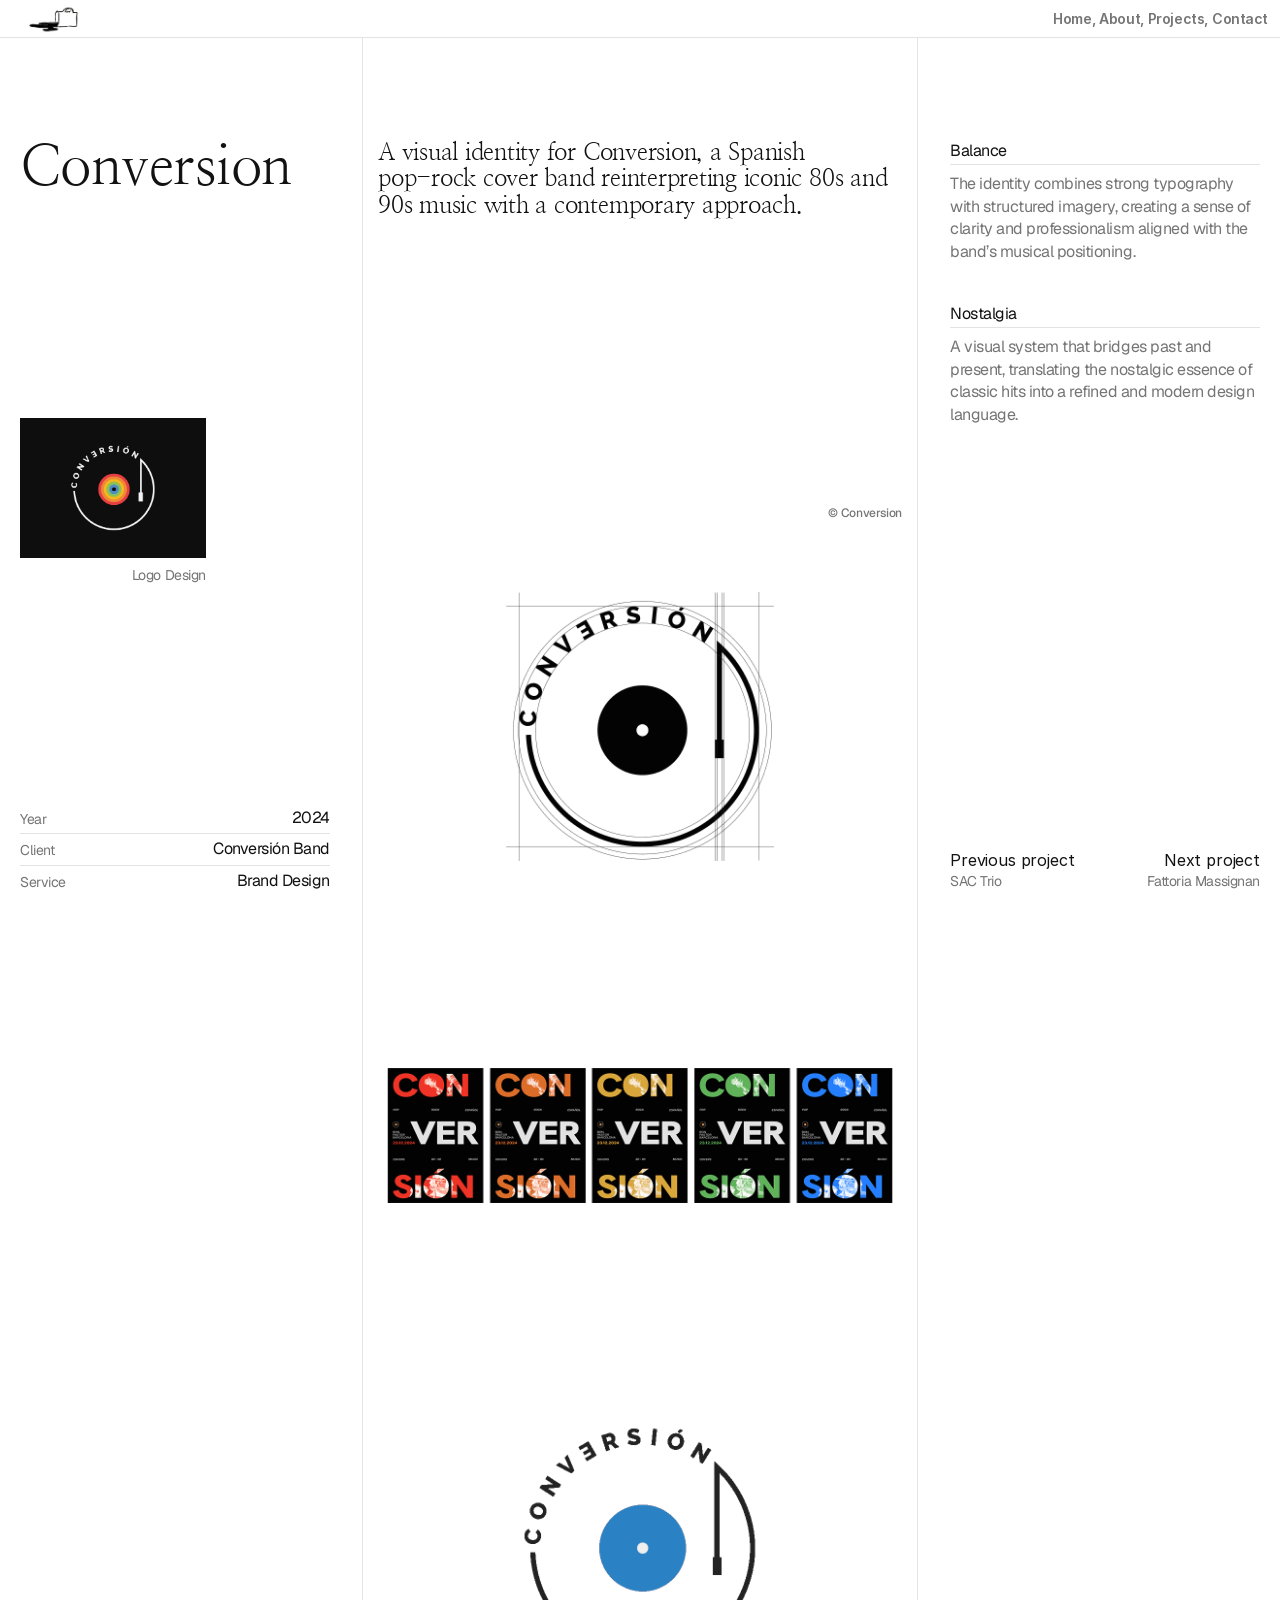
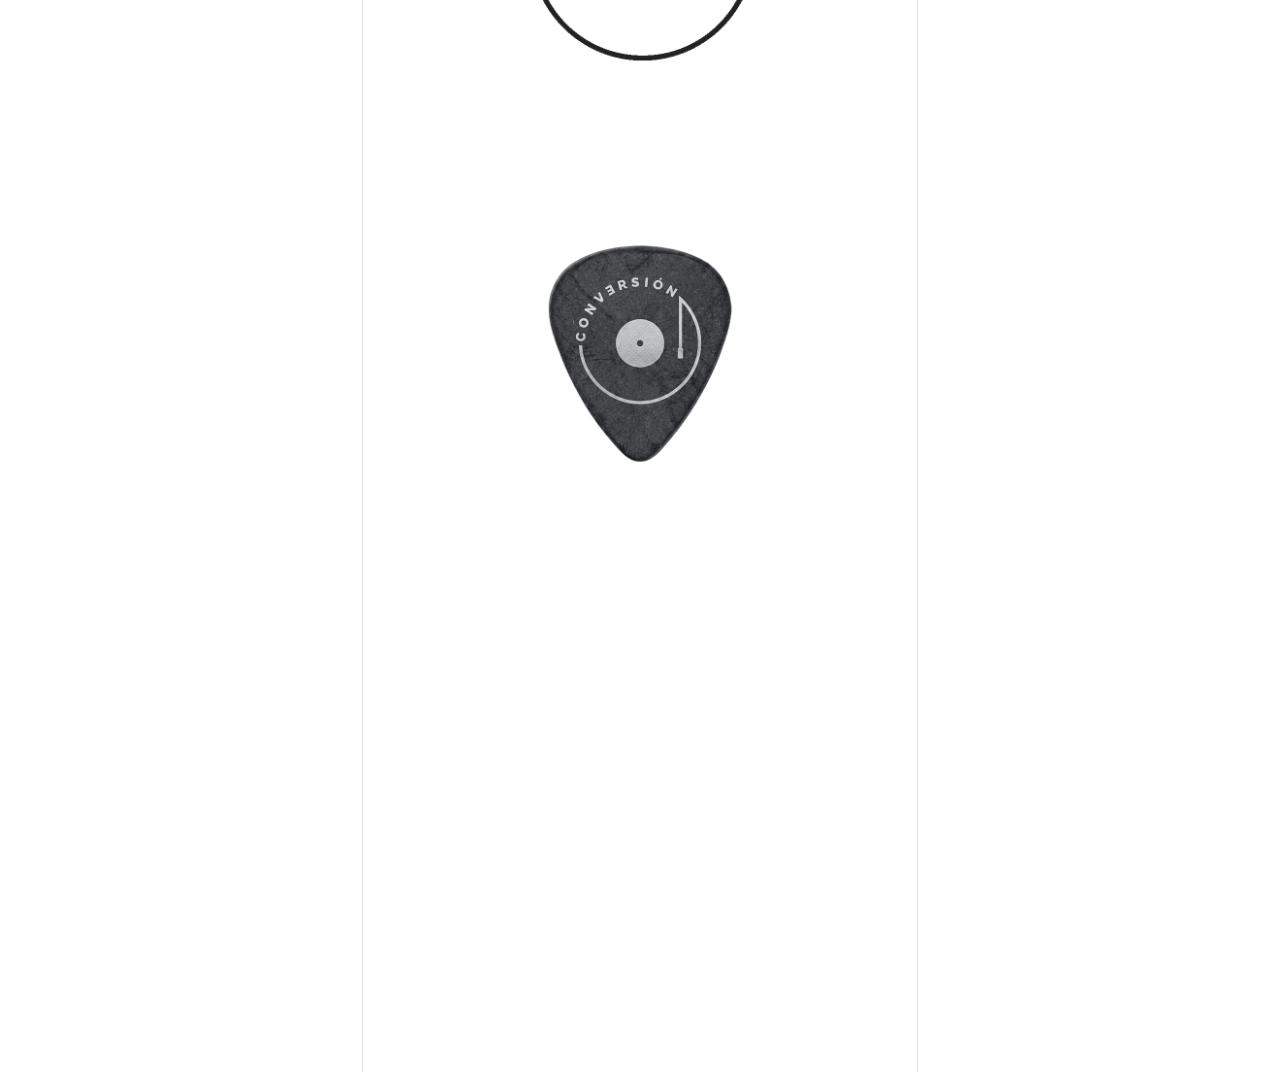
<file: work/conversion.html>
<!doctype html>


<html lang="en" data-redirect-timezone="1">
<head>
	<meta charset="utf-8">
	<meta name="viewport" content="width=device-width">
	
	<title>Conversion - Maelle</title>
    <meta name="description" content="A visual identity for Conversion, a Spanish pop-rock cover band reinterpreting iconic 80s and 90s music with a contemporary approach.">
    
    
    
    <link href="../assets/images/dPSWd9SUaoFMMivwNRECpbYspUs.png" rel="icon" media="(prefers-color-scheme: light)">
    <link href="../assets/images/dPSWd9SUaoFMMivwNRECpbYspUs.png" rel="icon" media="(prefers-color-scheme: dark)">
    <link rel="apple-touch-icon" href="../assets/images/ZJ5gLLBhANKzpQMgEnhyMZU3w.png">
    
    <meta property="og:type" content="website">
    <meta property="og:title" content="Conversion - Maelle">
    <meta property="og:description" content="A visual identity for Conversion, a Spanish pop-rock cover band reinterpreting iconic 80s and 90s music with a contemporary approach.">
    
    
    <meta name="twitter:card" content="summary_large_image">
    <meta name="twitter:title" content="Conversion - Maelle">
    <meta name="twitter:description" content="A visual identity for Conversion, a Spanish pop-rock cover band reinterpreting iconic 80s and 90s music with a contemporary approach.">
    
	
	
	
	
	
    
    
	
	<style data-portfolio-font-css>/* cyrillic-ext */
@font-face {
  font-family: 'Geist';
  font-style: normal;
  font-weight: 500;
  font-display: swap;
  src: url(../assets/type/s/geist/v5/gyBhhwUxId8gMGYQMKR3pzfaWI_RruMIl5na-1Q.woff2) format('woff2');
  unicode-range: U+0460-052F, U+1C80-1C8A, U+20B4, U+2DE0-2DFF, U+A640-A69F, U+FE2E-FE2F;
}
/* cyrillic */
@font-face {
  font-family: 'Geist';
  font-style: normal;
  font-weight: 500;
  font-display: swap;
  src: url(../assets/type/s/geist/v5/gyBhhwUxId8gMGYQMKR3pzfaWI_RruMInpna-1Q.woff2) format('woff2');
  unicode-range: U+0301, U+0400-045F, U+0490-0491, U+04B0-04B1, U+2116;
}
/* vietnamese */
@font-face {
  font-family: 'Geist';
  font-style: normal;
  font-weight: 500;
  font-display: swap;
  src: url(../assets/type/s/geist/v5/gyBhhwUxId8gMGYQMKR3pzfaWI_RruMIlZna-1Q.woff2) format('woff2');
  unicode-range: U+0102-0103, U+0110-0111, U+0128-0129, U+0168-0169, U+01A0-01A1, U+01AF-01B0, U+0300-0301, U+0303-0304, U+0308-0309, U+0323, U+0329, U+1EA0-1EF9, U+20AB;
}
/* latin-ext */
@font-face {
  font-family: 'Geist';
  font-style: normal;
  font-weight: 500;
  font-display: swap;
  src: url(../assets/type/s/geist/v5/gyBhhwUxId8gMGYQMKR3pzfaWI_RruMIlJna-1Q.woff2) format('woff2');
  unicode-range: U+0100-02BA, U+02BD-02C5, U+02C7-02CC, U+02CE-02D7, U+02DD-02FF, U+0304, U+0308, U+0329, U+1D00-1DBF, U+1E00-1E9F, U+1EF2-1EFF, U+2020, U+20A0-20AB, U+20AD-20C4, U+2113, U+2C60-2C7F, U+A720-A7FF;
}
/* latin */
@font-face {
  font-family: 'Geist';
  font-style: normal;
  font-weight: 500;
  font-display: swap;
  src: url(../assets/type/s/geist/v5/gyBhhwUxId8gMGYQMKR3pzfaWI_RruMImpna.woff2) format('woff2');
  unicode-range: U+0000-00FF, U+0131, U+0152-0153, U+02BB-02BC, U+02C6, U+02DA, U+02DC, U+0304, U+0308, U+0329, U+2000-206F, U+20AC, U+2122, U+2191, U+2193, U+2212, U+2215, U+FEFF, U+FFFD;
}

@font-face { font-family: "Geist"; src: url("../assets/type/s/geist/v5/gyBhhwUxId8gMGYQMKR3pzfaWI_RnOM4mJPby1QNtA.woff2"); font-display: swap; font-style: normal; font-weight: 400 }
@font-face { font-family: "Geist"; src: url("../assets/type/s/geist/v5/gyBhhwUxId8gMGYQMKR3pzfaWI_Re-Q4mJPby1QNtA.woff2"); font-display: swap; font-style: normal; font-weight: 700 }
@font-face { font-family: "Inter"; src: url("../assets/fonts/5vvr9Vy74if2I6bQbJvbw7SY1pQ.woff2"); font-display: swap; font-style: normal; font-weight: 400; unicode-range: U+0460-052F, U+1C80-1C88, U+20B4, U+2DE0-2DFF, U+A640-A69F, U+FE2E-FE2F }
@font-face { font-family: "Inter"; src: url("../assets/fonts/EOr0mi4hNtlgWNn9if640EZzXCo.woff2"); font-display: swap; font-style: normal; font-weight: 400; unicode-range: U+0301, U+0400-045F, U+0490-0491, U+04B0-04B1, U+2116 }
@font-face { font-family: "Inter"; src: url("../assets/fonts/Y9k9QrlZAqio88Klkmbd8VoMQc.woff2"); font-display: swap; font-style: normal; font-weight: 400; unicode-range: U+1F00-1FFF }
@font-face { font-family: "Inter"; src: url("../assets/fonts/OYrD2tBIBPvoJXiIHnLoOXnY9M.woff2"); font-display: swap; font-style: normal; font-weight: 400; unicode-range: U+0370-03FF }
@font-face { font-family: "Inter"; src: url("../assets/fonts/JeYwfuaPfZHQhEG8U5gtPDZ7WQ.woff2"); font-display: swap; font-style: normal; font-weight: 400; unicode-range: U+0100-024F, U+0259, U+1E00-1EFF, U+2020, U+20A0-20AB, U+20AD-20CF, U+2113, U+2C60-2C7F, U+A720-A7FF }
@font-face { font-family: "Inter"; src: url("../assets/fonts/GrgcKwrN6d3Uz8EwcLHZxwEfC4.woff2"); font-display: swap; font-style: normal; font-weight: 400; unicode-range: U+0000-00FF, U+0131, U+0152-0153, U+02BB-02BC, U+02C6, U+02DA, U+02DC, U+2000-206F, U+2070, U+2074-207E, U+2080-208E, U+20AC, U+2122, U+2191, U+2193, U+2212, U+2215, U+FEFF, U+FFFD }
@font-face { font-family: "Inter"; src: url("../assets/fonts/b6Y37FthZeALduNqHicBT6FutY.woff2"); font-display: swap; font-style: normal; font-weight: 400; unicode-range: U+0102-0103, U+0110-0111, U+0128-0129, U+0168-0169, U+01A0-01A1, U+01AF-01B0, U+1EA0-1EF9, U+20AB }
@font-face { font-family: "Inter"; src: url("../assets/fonts/DpPBYI0sL4fYLgAkX8KXOPVt7c.woff2"); font-display: swap; font-style: normal; font-weight: 700; unicode-range: U+0460-052F, U+1C80-1C88, U+20B4, U+2DE0-2DFF, U+A640-A69F, U+FE2E-FE2F }
@font-face { font-family: "Inter"; src: url("../assets/fonts/4RAEQdEOrcnDkhHiiCbJOw92Lk.woff2"); font-display: swap; font-style: normal; font-weight: 700; unicode-range: U+0301, U+0400-045F, U+0490-0491, U+04B0-04B1, U+2116 }
@font-face { font-family: "Inter"; src: url("../assets/fonts/1K3W8DizY3v4emK8Mb08YHxTbs.woff2"); font-display: swap; font-style: normal; font-weight: 700; unicode-range: U+1F00-1FFF }
@font-face { font-family: "Inter"; src: url("../assets/fonts/tUSCtfYVM1I1IchuyCwz9gDdQ.woff2"); font-display: swap; font-style: normal; font-weight: 700; unicode-range: U+0370-03FF }
@font-face { font-family: "Inter"; src: url("../assets/fonts/VgYFWiwsAC5OYxAycRXXvhze58.woff2"); font-display: swap; font-style: normal; font-weight: 700; unicode-range: U+0100-024F, U+0259, U+1E00-1EFF, U+2020, U+20A0-20AB, U+20AD-20CF, U+2113, U+2C60-2C7F, U+A720-A7FF }
@font-face { font-family: "Inter"; src: url("../assets/fonts/syRNPWzAMIrcJ3wIlPIP43KjQs.woff2"); font-display: swap; font-style: normal; font-weight: 700; unicode-range: U+0000-00FF, U+0131, U+0152-0153, U+02BB-02BC, U+02C6, U+02DA, U+02DC, U+2000-206F, U+2070, U+2074-207E, U+2080-208E, U+20AC, U+2122, U+2191, U+2193, U+2212, U+2215, U+FEFF, U+FFFD }
@font-face { font-family: "Inter"; src: url("../assets/fonts/GIryZETIX4IFypco5pYZONKhJIo.woff2"); font-display: swap; font-style: normal; font-weight: 700; unicode-range: U+0102-0103, U+0110-0111, U+0128-0129, U+0168-0169, U+01A0-01A1, U+01AF-01B0, U+1EA0-1EF9, U+20AB }
@font-face { font-family: "Inter"; src: url("../assets/fonts/H89BbHkbHDzlxZzxi8uPzTsp90.woff2"); font-display: swap; font-style: italic; font-weight: 700; unicode-range: U+0460-052F, U+1C80-1C88, U+20B4, U+2DE0-2DFF, U+A640-A69F, U+FE2E-FE2F }
@font-face { font-family: "Inter"; src: url("../assets/fonts/u6gJwDuwB143kpNK1T1MDKDWkMc.woff2"); font-display: swap; font-style: italic; font-weight: 700; unicode-range: U+0301, U+0400-045F, U+0490-0491, U+04B0-04B1, U+2116 }
@font-face { font-family: "Inter"; src: url("../assets/fonts/43sJ6MfOPh1LCJt46OvyDuSbA6o.woff2"); font-display: swap; font-style: italic; font-weight: 700; unicode-range: U+1F00-1FFF }
@font-face { font-family: "Inter"; src: url("../assets/fonts/wccHG0r4gBDAIRhfHiOlq6oEkqw.woff2"); font-display: swap; font-style: italic; font-weight: 700; unicode-range: U+0370-03FF }
@font-face { font-family: "Inter"; src: url("../assets/fonts/WZ367JPwf9bRW6LdTHN8rXgSjw.woff2"); font-display: swap; font-style: italic; font-weight: 700; unicode-range: U+0100-024F, U+0259, U+1E00-1EFF, U+2020, U+20A0-20AB, U+20AD-20CF, U+2113, U+2C60-2C7F, U+A720-A7FF }
@font-face { font-family: "Inter"; src: url("../assets/fonts/ia3uin3hQWqDrVloC1zEtYHWw.woff2"); font-display: swap; font-style: italic; font-weight: 700; unicode-range: U+0000-00FF, U+0131, U+0152-0153, U+02BB-02BC, U+02C6, U+02DA, U+02DC, U+2000-206F, U+2070, U+2074-207E, U+2080-208E, U+20AC, U+2122, U+2191, U+2193, U+2212, U+2215, U+FEFF, U+FFFD }
@font-face { font-family: "Inter"; src: url("../assets/fonts/2A4Xx7CngadFGlVV4xrO06OBHY.woff2"); font-display: swap; font-style: italic; font-weight: 700; unicode-range: U+0102-0103, U+0110-0111, U+0128-0129, U+0168-0169, U+01A0-01A1, U+01AF-01B0, U+1EA0-1EF9, U+20AB }
@font-face { font-family: "Inter"; src: url("../assets/fonts/CfMzU8w2e7tHgF4T4rATMPuWosA.woff2"); font-display: swap; font-style: italic; font-weight: 400; unicode-range: U+0460-052F, U+1C80-1C88, U+20B4, U+2DE0-2DFF, U+A640-A69F, U+FE2E-FE2F }
@font-face { font-family: "Inter"; src: url("../assets/fonts/867QObYax8ANsfX4TGEVU9YiCM.woff2"); font-display: swap; font-style: italic; font-weight: 400; unicode-range: U+0301, U+0400-045F, U+0490-0491, U+04B0-04B1, U+2116 }
@font-face { font-family: "Inter"; src: url("../assets/fonts/Oyn2ZbENFdnW7mt2Lzjk1h9Zb9k.woff2"); font-display: swap; font-style: italic; font-weight: 400; unicode-range: U+1F00-1FFF }
@font-face { font-family: "Inter"; src: url("../assets/fonts/cdAe8hgZ1cMyLu9g005pAW3xMo.woff2"); font-display: swap; font-style: italic; font-weight: 400; unicode-range: U+0370-03FF }
@font-face { font-family: "Inter"; src: url("../assets/fonts/DOfvtmE1UplCq161m6Hj8CSQYg.woff2"); font-display: swap; font-style: italic; font-weight: 400; unicode-range: U+0100-024F, U+0259, U+1E00-1EFF, U+2020, U+20A0-20AB, U+20AD-20CF, U+2113, U+2C60-2C7F, U+A720-A7FF }
@font-face { font-family: "Inter"; src: url("../assets/fonts/pKRFNWFoZl77qYCAIp84lN1h944.woff2"); font-display: swap; font-style: italic; font-weight: 400; unicode-range: U+0000-00FF, U+0131, U+0152-0153, U+02BB-02BC, U+02C6, U+02DA, U+02DC, U+2000-206F, U+2070, U+2074-207E, U+2080-208E, U+20AC, U+2122, U+2191, U+2193, U+2212, U+2215, U+FEFF, U+FFFD }
@font-face { font-family: "Inter"; src: url("../assets/fonts/tKtBcDnBMevsEEJKdNGhhkLzYo.woff2"); font-display: swap; font-style: italic; font-weight: 400; unicode-range: U+0102-0103, U+0110-0111, U+0128-0129, U+0168-0169, U+01A0-01A1, U+01AF-01B0, U+1EA0-1EF9, U+20AB }
@font-face { font-family: "Inter"; src: url("../assets/fonts/5A3Ce6C9YYmCjpQx9M4inSaKU.woff2"); font-display: swap; font-style: normal; font-weight: 500; unicode-range: U+0460-052F, U+1C80-1C88, U+20B4, U+2DE0-2DFF, U+A640-A69F, U+FE2E-FE2F }
@font-face { font-family: "Inter"; src: url("../assets/fonts/Qx95Xyt0Ka3SGhinnbXIGpEIyP4.woff2"); font-display: swap; font-style: normal; font-weight: 500; unicode-range: U+0301, U+0400-045F, U+0490-0491, U+04B0-04B1, U+2116 }
@font-face { font-family: "Inter"; src: url("../assets/fonts/6mJuEAguuIuMog10gGvH5d3cl8.woff2"); font-display: swap; font-style: normal; font-weight: 500; unicode-range: U+1F00-1FFF }
@font-face { font-family: "Inter"; src: url("../assets/fonts/xYYWaj7wCU5zSQH0eXvSaS19wo.woff2"); font-display: swap; font-style: normal; font-weight: 500; unicode-range: U+0370-03FF }
@font-face { font-family: "Inter"; src: url("../assets/fonts/otTaNuNpVK4RbdlT7zDDdKvQBA.woff2"); font-display: swap; font-style: normal; font-weight: 500; unicode-range: U+0100-024F, U+0259, U+1E00-1EFF, U+2020, U+20A0-20AB, U+20AD-20CF, U+2113, U+2C60-2C7F, U+A720-A7FF }
@font-face { font-family: "Inter"; src: url("../assets/fonts/d3tHnaQIAeqiE5hGcRw4mmgWYU.woff2"); font-display: swap; font-style: normal; font-weight: 500; unicode-range: U+0000-00FF, U+0131, U+0152-0153, U+02BB-02BC, U+02C6, U+02DA, U+02DC, U+2000-206F, U+2074, U+20AC, U+2122, U+2191, U+2193, U+2212, U+2215, U+FEFF, U+FFFD }
@font-face { font-family: "Inter"; src: url("../assets/fonts/DolVirEGb34pEXEp8t8FQBSK4.woff2"); font-display: swap; font-style: normal; font-weight: 500; unicode-range: U+0102-0103, U+0110-0111, U+0128-0129, U+0168-0169, U+01A0-01A1, U+01AF-01B0, U+1EA0-1EF9, U+20AB }
@font-face { font-family: "Inter"; src: url("../assets/fonts/DXD0Q7LSl7HEvDzucnyLnGBHM.woff2"); font-display: swap; font-style: normal; font-weight: 700; unicode-range: U+0000-00FF, U+0131, U+0152-0153, U+02BB-02BC, U+02C6, U+02DA, U+02DC, U+2000-206F, U+2074, U+20AC, U+2122, U+2191, U+2193, U+2212, U+2215, U+FEFF, U+FFFD }
@font-face { font-family: "Inter"; src: url("../assets/fonts/QxmhnWTzLtyjIiZcfaLIJ8EFBXU.woff2"); font-display: swap; font-style: italic; font-weight: 700; unicode-range: U+0000-00FF, U+0131, U+0152-0153, U+02BB-02BC, U+02C6, U+02DA, U+02DC, U+2000-206F, U+2074, U+20AC, U+2122, U+2191, U+2193, U+2212, U+2215, U+FEFF, U+FFFD }
@font-face { font-family: "Inter"; src: url("../assets/fonts/vFzuJY0c65av44uhEKB6vyjFMg.woff2"); font-display: swap; font-style: italic; font-weight: 400; unicode-range: U+0000-00FF, U+0131, U+0152-0153, U+02BB-02BC, U+02C6, U+02DA, U+02DC, U+2000-206F, U+2074, U+20AC, U+2122, U+2191, U+2193, U+2212, U+2215, U+FEFF, U+FFFD }
@font-face { font-family: "Inter"; src: url("../assets/fonts/vQyevYAyHtARFwPqUzQGpnDs.woff2"); font-display: swap; font-style: normal; font-weight: 400; unicode-range: U+0000-00FF, U+0131, U+0152-0153, U+02BB-02BC, U+02C6, U+02DA, U+02DC, U+2000-206F, U+2074, U+20AC, U+2122, U+2191, U+2193, U+2212, U+2215, U+FEFF, U+FFFD }
@font-face { font-family: "Inter"; src: url("../assets/fonts/hyOgCu0Xnghbimh0pE8QTvtt2AU.woff2"); font-display: swap; font-style: normal; font-weight: 600; unicode-range: U+0460-052F, U+1C80-1C88, U+20B4, U+2DE0-2DFF, U+A640-A69F, U+FE2E-FE2F }
@font-face { font-family: "Inter"; src: url("../assets/fonts/NeGmSOXrPBfEFIy5YZeHq17LEDA.woff2"); font-display: swap; font-style: normal; font-weight: 600; unicode-range: U+0301, U+0400-045F, U+0490-0491, U+04B0-04B1, U+2116 }
@font-face { font-family: "Inter"; src: url("../assets/fonts/oYaAX5himiTPYuN8vLWnqBbfD2s.woff2"); font-display: swap; font-style: normal; font-weight: 600; unicode-range: U+1F00-1FFF }
@font-face { font-family: "Inter"; src: url("../assets/fonts/lEJLP4R0yuCaMCjSXYHtJw72M.woff2"); font-display: swap; font-style: normal; font-weight: 600; unicode-range: U+0370-03FF }
@font-face { font-family: "Inter"; src: url("../assets/fonts/cRJyLNuTJR5jbyKzGi33wU9cqIQ.woff2"); font-display: swap; font-style: normal; font-weight: 600; unicode-range: U+0100-024F, U+0259, U+1E00-1EFF, U+2020, U+20A0-20AB, U+20AD-20CF, U+2113, U+2C60-2C7F, U+A720-A7FF }
@font-face { font-family: "Inter"; src: url("../assets/fonts/1ZFS7N918ojhhd0nQWdj3jz4w.woff2"); font-display: swap; font-style: normal; font-weight: 600; unicode-range: U+0000-00FF, U+0131, U+0152-0153, U+02BB-02BC, U+02C6, U+02DA, U+02DC, U+2000-206F, U+2074, U+20AC, U+2122, U+2191, U+2193, U+2212, U+2215, U+FEFF, U+FFFD }
@font-face { font-family: "Inter"; src: url("../assets/fonts/A0Wcc7NgXMjUuFdquHDrIZpzZw0.woff2"); font-display: swap; font-style: normal; font-weight: 600; unicode-range: U+0102-0103, U+0110-0111, U+0128-0129, U+0168-0169, U+01A0-01A1, U+01AF-01B0, U+1EA0-1EF9, U+20AB }
@font-face { font-family: "Inter"; src: url("../assets/fonts/vxBnBhH8768IFAXAb4Qf6wQHKs.woff2"); font-display: swap; font-style: italic; font-weight: 600; unicode-range: U+0460-052F, U+1C80-1C88, U+20B4, U+2DE0-2DFF, U+A640-A69F, U+FE2E-FE2F }
@font-face { font-family: "Inter"; src: url("../assets/fonts/zSsEuoJdh8mcFVk976C05ZfQr8.woff2"); font-display: swap; font-style: italic; font-weight: 600; unicode-range: U+0301, U+0400-045F, U+0490-0491, U+04B0-04B1, U+2116 }
@font-face { font-family: "Inter"; src: url("../assets/fonts/b8ezwLrN7h2AUoPEENcsTMVJ0.woff2"); font-display: swap; font-style: italic; font-weight: 600; unicode-range: U+1F00-1FFF }
@font-face { font-family: "Inter"; src: url("../assets/fonts/mvNEIBLyHbscgHtwfsByjXUz3XY.woff2"); font-display: swap; font-style: italic; font-weight: 600; unicode-range: U+0370-03FF }
@font-face { font-family: "Inter"; src: url("../assets/fonts/6FI2EneKzM3qBy5foOZXey7coCA.woff2"); font-display: swap; font-style: italic; font-weight: 600; unicode-range: U+0100-024F, U+0259, U+1E00-1EFF, U+2020, U+20A0-20AB, U+20AD-20CF, U+2113, U+2C60-2C7F, U+A720-A7FF }
@font-face { font-family: "Inter"; src: url("../assets/fonts/qrVgiXNd6RuQjETYQiVQ9nqCk.woff2"); font-display: swap; font-style: italic; font-weight: 600; unicode-range: U+0000-00FF, U+0131, U+0152-0153, U+02BB-02BC, U+02C6, U+02DA, U+02DC, U+2000-206F, U+2074, U+20AC, U+2122, U+2191, U+2193, U+2212, U+2215, U+FEFF, U+FFFD }
@font-face { font-family: "Inter"; src: url("../assets/fonts/NHHeAKJVP0ZWHk5YZnQQChIsBM.woff2"); font-display: swap; font-style: italic; font-weight: 600; unicode-range: U+0102-0103, U+0110-0111, U+0128-0129, U+0168-0169, U+01A0-01A1, U+01AF-01B0, U+1EA0-1EF9, U+20AB }
@font-face { font-family: "Geist Placeholder"; src: local("Arial"); ascent-override: 94.56%; descent-override: 27.76%; line-gap-override: 0.00%; size-adjust: 106.28% }
@font-face { font-family: "Inter Placeholder"; src: local("Arial"); ascent-override: 89.79%; descent-override: 22.36%; line-gap-override: 0.00%; size-adjust: 107.89% }</style>
	
    
    
    
    
	
	<meta name="robots" content="max-image-preview:large"><style data-portfolio-breakpoint-css>@media(min-width: 1200px){.hidden-1yt7si7{display:none!important}}@media(min-width: 810px) and (max-width: 1199px){.hidden-ghmmpj{display:none!important}}@media(max-width: 809px){.hidden-13ocm5g{display:none!important}}@media(min-width: 1200px){.hidden-n8x598{display:none!important}}@media(min-width: 810px) and (max-width: 1199.98px){.hidden-65vi6m{display:none!important}}@media(max-width: 809.98px){.hidden-uve8ak{display:none!important}}</style><style data-portfolio-css-ssr-minified data-portfolio-components="portfolio-lib-cursors-host portfolio-A0dGk PropertyOverrides portfolio-dhdjT portfolio-lib-combinedCSSRules portfolio-ohg0r portfolio-wqyTq portfolio-RgP1I portfolio-9ZHsL">html,body,#main{box-sizing:border-box;margin:0;padding:0}:root{-webkit-font-smoothing:antialiased;-moz-osx-font-smoothing:grayscale}*{box-sizing:border-box;-webkit-font-smoothing:inherit}h1,h2,h3,h4,h5,h6,p,figure{margin:0}body,input,textarea,select,button{font-family:sans-serif;font-size:12px}body{--token-c4c0c9d2-546e-4038-b872-dd5d46e58f89:#fff;--token-35ce533d-90fd-45de-b94b-75330adda861:#121212;--token-39316b97-7dc9-462e-a078-1fd981342ab6:#e3e3e3;--token-972af2b6-d59f-423b-8bfd-42c3439d4c75:#757575}@supports (z-index:calc(infinity)){#__portfolio-badge-container{--infinity:infinity}}#__portfolio-badge-container{pointer-events:none;width:100%;z-index:calc(var(--infinity,2147480000));justify-content:flex-end;padding:20px;display:flex;position:fixed;bottom:0}body{--portfolio-will-change-override:none}@supports (background:-webkit-named-image(i)) and (not (grid-template-rows:subgrid)){body{--portfolio-will-change-override:transform}}body{--portfolio-will-change-filter-override:none}@supports (background:-webkit-named-image(i)) and (not (position-area:top right)){body{--portfolio-will-change-filter-override:filter}}[data-portfolio-component-type]{position:absolute}[data-portfolio-component-type=Text]{cursor:inherit}[data-portfolio-component-text-autosized] *{white-space:pre}[data-portfolio-component-type=Text]>*{text-align:var(--portfolio-text-alignment,start)}[data-portfolio-component-type=Text] span span,[data-portfolio-component-type=Text] p span,[data-portfolio-component-type=Text] h1 span,[data-portfolio-component-type=Text] h2 span,[data-portfolio-component-type=Text] h3 span,[data-portfolio-component-type=Text] h4 span,[data-portfolio-component-type=Text] h5 span,[data-portfolio-component-type=Text] h6 span{display:block}[data-portfolio-component-type=Text] span span span,[data-portfolio-component-type=Text] p span span,[data-portfolio-component-type=Text] h1 span span,[data-portfolio-component-type=Text] h2 span span,[data-portfolio-component-type=Text] h3 span span,[data-portfolio-component-type=Text] h4 span span,[data-portfolio-component-type=Text] h5 span span,[data-portfolio-component-type=Text] h6 span span{display:unset}[data-portfolio-component-type=Text] div div span,[data-portfolio-component-type=Text] a div span,[data-portfolio-component-type=Text] span span span,[data-portfolio-component-type=Text] p span span,[data-portfolio-component-type=Text] h1 span span,[data-portfolio-component-type=Text] h2 span span,[data-portfolio-component-type=Text] h3 span span,[data-portfolio-component-type=Text] h4 span span,[data-portfolio-component-type=Text] h5 span span,[data-portfolio-component-type=Text] h6 span span,[data-portfolio-component-type=Text] a{font-family:var(--font-family);font-style:var(--font-style);font-weight:min(calc(var(--portfolio-font-weight-increase,0) + var(--font-weight,400)), 900);color:var(--text-color);letter-spacing:var(--letter-spacing);font-size:var(--font-size);text-transform:var(--text-transform);--text-decoration:var(--portfolio-text-decoration-style,solid) var(--portfolio-text-decoration,none) var(--portfolio-text-decoration-color,currentcolor) var(--portfolio-text-decoration-thickness,auto);--text-decoration-skip-ink:var(--portfolio-text-decoration-skip-ink);--text-underline-offset:var(--portfolio-text-decoration-offset);line-height:var(--line-height);--font-family:var(--portfolio-font-family);--font-style:var(--portfolio-font-style);--font-weight:var(--portfolio-font-weight);--text-color:var(--portfolio-text-color);--letter-spacing:var(--portfolio-letter-spacing);--font-size:var(--portfolio-font-size);--text-transform:var(--portfolio-text-transform);--line-height:var(--portfolio-line-height)}[data-portfolio-component-type=Text] a,[data-portfolio-component-type=Text] a div span,[data-portfolio-component-type=Text] a span span span,[data-portfolio-component-type=Text] a p span span,[data-portfolio-component-type=Text] a h1 span span,[data-portfolio-component-type=Text] a h2 span span,[data-portfolio-component-type=Text] a h3 span span,[data-portfolio-component-type=Text] a h4 span span,[data-portfolio-component-type=Text] a h5 span span,[data-portfolio-component-type=Text] a h6 span span{--font-family:var(--portfolio-link-font-family,var(--portfolio-font-family));--font-style:var(--portfolio-link-font-style,var(--portfolio-font-style));--font-weight:var(--portfolio-link-font-weight,var(--portfolio-font-weight));--text-color:var(--portfolio-link-text-color,var(--portfolio-text-color));--font-size:var(--portfolio-link-font-size,var(--portfolio-font-size));--text-transform:var(--portfolio-link-text-transform,var(--portfolio-text-transform));--text-decoration:var(--portfolio-link-text-decoration-style,var(--portfolio-text-decoration-style,solid)) var(--portfolio-link-text-decoration,var(--portfolio-text-decoration,none)) var(--portfolio-link-text-decoration-color,var(--portfolio-text-decoration-color,currentcolor)) var(--portfolio-link-text-decoration-thickness,var(--portfolio-text-decoration-thickness,auto));--text-decoration-skip-ink:var(--portfolio-link-text-decoration-skip-ink,var(--portfolio-text-decoration-skip-ink));--text-underline-offset:var(--portfolio-link-text-decoration-offset,var(--portfolio-text-decoration-offset))}[data-portfolio-component-type=Text] a:hover,[data-portfolio-component-type=Text] a div span:hover,[data-portfolio-component-type=Text] a span span span:hover,[data-portfolio-component-type=Text] a p span span:hover,[data-portfolio-component-type=Text] a h1 span span:hover,[data-portfolio-component-type=Text] a h2 span span:hover,[data-portfolio-component-type=Text] a h3 span span:hover,[data-portfolio-component-type=Text] a h4 span span:hover,[data-portfolio-component-type=Text] a h5 span span:hover,[data-portfolio-component-type=Text] a h6 span span:hover{--font-family:var(--portfolio-link-hover-font-family,var(--portfolio-link-font-family,var(--portfolio-font-family)));--font-style:var(--portfolio-link-hover-font-style,var(--portfolio-link-font-style,var(--portfolio-font-style)));--font-weight:var(--portfolio-link-hover-font-weight,var(--portfolio-link-font-weight,var(--portfolio-font-weight)));--text-color:var(--portfolio-link-hover-text-color,var(--portfolio-link-text-color,var(--portfolio-text-color)));--font-size:var(--portfolio-link-hover-font-size,var(--portfolio-link-font-size,var(--portfolio-font-size)));--text-transform:var(--portfolio-link-hover-text-transform,var(--portfolio-link-text-transform,var(--portfolio-text-transform)));--text-decoration:var(--portfolio-link-hover-text-decoration-style,var(--portfolio-link-text-decoration-style,var(--portfolio-text-decoration-style,solid))) var(--portfolio-link-hover-text-decoration,var(--portfolio-link-text-decoration,var(--portfolio-text-decoration,none))) var(--portfolio-link-hover-text-decoration-color,var(--portfolio-link-text-decoration-color,var(--portfolio-text-decoration-color,currentcolor))) var(--portfolio-link-hover-text-decoration-thickness,var(--portfolio-link-text-decoration-thickness,var(--portfolio-text-decoration-thickness,auto)));--text-decoration-skip-ink:var(--portfolio-link-hover-text-decoration-skip-ink,var(--portfolio-link-text-decoration-skip-ink,var(--portfolio-text-decoration-skip-ink)));--text-underline-offset:var(--portfolio-link-hover-text-decoration-offset,var(--portfolio-link-text-decoration-offset,var(--portfolio-text-decoration-offset)))}[data-portfolio-component-type=Text].isCurrent a,[data-portfolio-component-type=Text].isCurrent a div span,[data-portfolio-component-type=Text].isCurrent a span span span,[data-portfolio-component-type=Text].isCurrent a p span span,[data-portfolio-component-type=Text].isCurrent a h1 span span,[data-portfolio-component-type=Text].isCurrent a h2 span span,[data-portfolio-component-type=Text].isCurrent a h3 span span,[data-portfolio-component-type=Text].isCurrent a h4 span span,[data-portfolio-component-type=Text].isCurrent a h5 span span,[data-portfolio-component-type=Text].isCurrent a h6 span span{--font-family:var(--portfolio-link-current-font-family,var(--portfolio-link-font-family,var(--portfolio-font-family)));--font-style:var(--portfolio-link-current-font-style,var(--portfolio-link-font-style,var(--portfolio-font-style)));--font-weight:var(--portfolio-link-current-font-weight,var(--portfolio-link-font-weight,var(--portfolio-font-weight)));--text-color:var(--portfolio-link-current-text-color,var(--portfolio-link-text-color,var(--portfolio-text-color)));--font-size:var(--portfolio-link-current-font-size,var(--portfolio-link-font-size,var(--portfolio-font-size)));--text-transform:var(--portfolio-link-current-text-transform,var(--portfolio-link-text-transform,var(--portfolio-text-transform)));--text-decoration:var(--portfolio-link-current-text-decoration-style,var(--portfolio-link-text-decoration-style,var(--portfolio-text-decoration-style,solid))) var(--portfolio-link-current-text-decoration,var(--portfolio-link-text-decoration,var(--portfolio-text-decoration,none))) var(--portfolio-link-current-text-decoration-color,var(--portfolio-link-text-decoration-color,var(--portfolio-text-decoration-color,currentcolor))) var(--portfolio-link-current-text-decoration-thickness,var(--portfolio-link-text-decoration-thickness,var(--portfolio-text-decoration-thickness,auto)));--text-decoration-skip-ink:var(--portfolio-link-current-text-decoration-skip-ink,var(--portfolio-link-text-decoration-skip-ink,var(--portfolio-text-decoration-skip-ink)));--text-underline-offset:var(--portfolio-link-current-text-decoration-offset,var(--portfolio-link-text-decoration-offset,var(--portfolio-text-decoration-offset)))}[data-portfolio-component-type=RichTextContainer]{outline:none;flex-direction:column;flex-shrink:0;justify-content:flex-start;display:flex}p.portfolio-text,div.portfolio-text,figure.portfolio-text,h1.portfolio-text,h2.portfolio-text,h3.portfolio-text,h4.portfolio-text,h5.portfolio-text,h6.portfolio-text,ol.portfolio-text,ul.portfolio-text{margin:0;padding:0}p.portfolio-text,div.portfolio-text,h1.portfolio-text,h2.portfolio-text,h3.portfolio-text,h4.portfolio-text,h5.portfolio-text,h6.portfolio-text,li.portfolio-text,ol.portfolio-text,ul.portfolio-text,mark.portfolio-text,span.portfolio-text:not([data-text-fill]){font-family:var(--portfolio-font-family-preview,var(--portfolio-blockquote-font-family,var(--portfolio-font-family,Inter, Inter Placeholder, sans-serif)));font-style:var(--portfolio-font-style-preview,var(--portfolio-blockquote-font-style,var(--portfolio-font-style,normal)));font-weight:var(--portfolio-font-weight-preview,var(--portfolio-blockquote-font-weight,var(--portfolio-font-weight,400)));color:var(--portfolio-blockquote-text-color,var(--portfolio-text-color,#000));font-size:calc(var(--portfolio-blockquote-font-size,var(--portfolio-font-size,16px)) * var(--portfolio-font-size-scale,1));letter-spacing:var(--portfolio-blockquote-letter-spacing,var(--portfolio-letter-spacing,0));text-transform:var(--portfolio-blockquote-text-transform,var(--portfolio-text-transform,none));-webkit-text-decoration-line:var(--portfolio-blockquote-text-decoration,var(--portfolio-text-decoration,initial));text-decoration-line:var(--portfolio-blockquote-text-decoration,var(--portfolio-text-decoration,initial));-webkit-text-decoration-style:var(--portfolio-blockquote-text-decoration-style,var(--portfolio-text-decoration-style,initial));text-decoration-style:var(--portfolio-blockquote-text-decoration-style,var(--portfolio-text-decoration-style,initial));-webkit-text-decoration-color:var(--portfolio-blockquote-text-decoration-color,var(--portfolio-text-decoration-color,initial));text-decoration-color:var(--portfolio-blockquote-text-decoration-color,var(--portfolio-text-decoration-color,initial));text-decoration-thickness:var(--portfolio-blockquote-text-decoration-thickness,var(--portfolio-text-decoration-thickness,initial));text-decoration-skip-ink:var(--portfolio-blockquote-text-decoration-skip-ink,var(--portfolio-text-decoration-skip-ink,initial));text-underline-offset:var(--portfolio-blockquote-text-decoration-offset,var(--portfolio-text-decoration-offset,initial));line-height:var(--portfolio-blockquote-line-height,var(--portfolio-line-height,1.2em));text-align:var(--portfolio-blockquote-text-alignment,var(--portfolio-text-alignment,start));-webkit-text-stroke-width:var(--portfolio-text-stroke-width,initial);-webkit-text-stroke-color:var(--portfolio-text-stroke-color,initial);-moz-font-feature-settings:var(--portfolio-font-open-type-features,initial);-webkit-font-feature-settings:var(--portfolio-font-open-type-features,initial);font-feature-settings:var(--portfolio-font-open-type-features,initial);font-variation-settings:var(--portfolio-font-variation-axes-preview,var(--portfolio-font-variation-axes,normal));text-wrap:var(--portfolio-text-wrap-override,var(--portfolio-text-wrap))}mark.portfolio-text,p.portfolio-text,div.portfolio-text,h1.portfolio-text,h2.portfolio-text,h3.portfolio-text,h4.portfolio-text,h5.portfolio-text,h6.portfolio-text,li.portfolio-text,ol.portfolio-text,ul.portfolio-text{background-color:var(--portfolio-blockquote-text-background-color,var(--portfolio-text-background-color,initial));border-radius:var(--portfolio-blockquote-text-background-radius,var(--portfolio-text-background-radius,initial));corner-shape:var(--portfolio-blockquote-text-background-corner-shape,var(--portfolio-text-background-corner-shape,initial));padding:var(--portfolio-blockquote-text-background-padding,var(--portfolio-text-background-padding,initial))}@supports not (color:color(display-p3 1 1 1)){p.portfolio-text,div.portfolio-text,h1.portfolio-text,h2.portfolio-text,h3.portfolio-text,h4.portfolio-text,h5.portfolio-text,h6.portfolio-text,li.portfolio-text,ol.portfolio-text,ul.portfolio-text,span.portfolio-text:not([data-text-fill]){color:var(--portfolio-blockquote-text-color-rgb,var(--portfolio-blockquote-text-color,var(--portfolio-text-color-rgb,var(--portfolio-text-color,#000))));-webkit-text-stroke-color:var(--portfolio-text-stroke-color-rgb,var(--portfolio-text-stroke-color,initial))}mark.portfolio-text{background-color:var(--portfolio-blockquote-text-background-color-rgb,var(--portfolio-blockquote-text-background-color,var(--portfolio-text-background-color-rgb,var(--portfolio-text-background-color,initial))))}}.portfolio-fit-text .portfolio-text{white-space:nowrap;white-space-collapse:preserve}strong.portfolio-text{font-family:var(--portfolio-blockquote-font-family-bold,var(--portfolio-font-family-bold));font-style:var(--portfolio-blockquote-font-style-bold,var(--portfolio-font-style-bold));font-weight:var(--portfolio-blockquote-font-weight-bold,var(--portfolio-font-weight-bold,bolder));font-variation-settings:var(--portfolio-blockquote-font-variation-axes-bold,var(--portfolio-font-variation-axes-bold))}em.portfolio-text{font-family:var(--portfolio-blockquote-font-family-italic,var(--portfolio-font-family-italic));font-style:var(--portfolio-blockquote-font-style-italic,var(--portfolio-font-style-italic,italic));font-weight:var(--portfolio-blockquote-font-weight-italic,var(--portfolio-font-weight-italic));font-variation-settings:var(--portfolio-blockquote-font-variation-axes-italic,var(--portfolio-font-variation-axes-italic))}em.portfolio-text>strong.portfolio-text{font-family:var(--portfolio-blockquote-font-family-bold-italic,var(--portfolio-font-family-bold-italic));font-style:var(--portfolio-blockquote-font-style-bold-italic,var(--portfolio-font-style-bold-italic,italic));font-weight:var(--portfolio-blockquote-font-weight-bold-italic,var(--portfolio-font-weight-bold-italic,bolder));font-variation-settings:var(--portfolio-blockquote-font-variation-axes-bold-italic,var(--portfolio-font-variation-axes-bold-italic))}p.portfolio-text:not(:first-child),div.portfolio-text:not(:first-child),h1.portfolio-text:not(:first-child),h2.portfolio-text:not(:first-child),h3.portfolio-text:not(:first-child),h4.portfolio-text:not(:first-child),h5.portfolio-text:not(:first-child),h6.portfolio-text:not(:first-child),ol.portfolio-text:not(:first-child),ul.portfolio-text:not(:first-child),blockquote.portfolio-text:not(:first-child),table.portfolio-text:not(:first-child),figure.portfolio-text:not(:first-child),.portfolio-image.portfolio-text:not(:first-child){margin-top:var(--portfolio-blockquote-paragraph-spacing,var(--portfolio-paragraph-spacing,0))}li.portfolio-text>ul.portfolio-text:nth-child(2),li.portfolio-text>ol.portfolio-text:nth-child(2){margin-top:0}.portfolio-text[data-text-fill]{-webkit-text-fill-color:transparent;padding:max(0em, calc(calc(1.3em - var(--portfolio-blockquote-line-height,var(--portfolio-line-height,1.3em))) / 2));margin:min(0em, calc(calc(1.3em - var(--portfolio-blockquote-line-height,var(--portfolio-line-height,1.3em))) / -2));-webkit-background-clip:text;background-clip:text;display:inline-block}code.portfolio-text,code.portfolio-text span.portfolio-text:not([data-text-fill]){font-family:var(--portfolio-code-font-family,var(--portfolio-font-family,Inter, Inter Placeholder, sans-serif));font-style:var(--portfolio-blockquote-font-style,var(--portfolio-code-font-style,var(--portfolio-font-style,normal)));font-weight:var(--portfolio-blockquote-font-weight,var(--portfolio-code-font-weight,var(--portfolio-font-weight,400)));color:var(--portfolio-blockquote-text-color,var(--portfolio-code-text-color,var(--portfolio-text-color,#000)));font-size:calc(var(--portfolio-blockquote-font-size,var(--portfolio-font-size,16px)) * var(--portfolio-font-size-scale,1));letter-spacing:var(--portfolio-blockquote-letter-spacing,var(--portfolio-letter-spacing,0));line-height:var(--portfolio-blockquote-line-height,var(--portfolio-line-height,1.2em))}@supports not (color:color(display-p3 1 1 1)){code.portfolio-text,code.portfolio-text span.portfolio-text:not([data-text-fill]){color:var(--portfolio-blockquote-text-color-rgb,var(--portfolio-blockquote-text-color,var(--portfolio-code-text-color-rgb,var(--portfolio-code-text-color,var(--portfolio-text-color-rgb,var(--portfolio-text-color,#000))))))}}blockquote.portfolio-text{unicode-bidi:initial;margin-block-start:initial;margin-block-end:initial;margin-inline-start:initial;margin-inline-end:initial}a.portfolio-text,a.portfolio-text span.portfolio-text:not([data-text-fill]),span.portfolio-text[data-nested-link],span.portfolio-text[data-nested-link] span.portfolio-text:not([data-text-fill]){color:inherit;font-family:var(--portfolio-font-family-preview,var(--portfolio-link-font-family,var(--portfolio-blockquote-font-family,var(--portfolio-font-family,Inter, Inter Placeholder, sans-serif))));font-style:var(--portfolio-font-style-preview,var(--portfolio-link-font-style,var(--portfolio-blockquote-font-style,var(--portfolio-font-style,normal))));font-weight:var(--portfolio-font-weight-preview,var(--portfolio-link-font-weight,var(--portfolio-blockquote-font-weight,var(--portfolio-font-weight,400))));font-size:calc(var(--portfolio-blockquote-font-size,var(--portfolio-font-size,16px)) * var(--portfolio-font-size-scale,1));text-transform:var(--portfolio-link-text-transform,var(--portfolio-blockquote-text-transform,var(--portfolio-text-transform,none)));cursor:var(--portfolio-custom-cursors,pointer);background-color:initial;border-radius:var(--portfolio-link-text-background-radius,initial);corner-shape:var(--portfolio-link-text-background-corner-shape,initial);padding:var(--portfolio-link-text-background-padding,initial)}a.portfolio-text,span.portfolio-text[data-nested-link]{color:var(--portfolio-link-text-color,var(--portfolio-blockquote-text-color,var(--portfolio-text-color,#000)));-webkit-text-decoration-line:var(--portfolio-link-text-decoration,var(--portfolio-blockquote-text-decoration,var(--portfolio-text-decoration,initial)));text-decoration-line:var(--portfolio-link-text-decoration,var(--portfolio-blockquote-text-decoration,var(--portfolio-text-decoration,initial)));-webkit-text-decoration-style:var(--portfolio-link-text-decoration-style,var(--portfolio-blockquote-text-decoration-style,var(--portfolio-text-decoration-style,initial)));text-decoration-style:var(--portfolio-link-text-decoration-style,var(--portfolio-blockquote-text-decoration-style,var(--portfolio-text-decoration-style,initial)));-webkit-text-decoration-color:var(--portfolio-link-text-decoration-color,var(--portfolio-blockquote-text-decoration-color,var(--portfolio-text-decoration-color,initial)));text-decoration-color:var(--portfolio-link-text-decoration-color,var(--portfolio-blockquote-text-decoration-color,var(--portfolio-text-decoration-color,initial)));text-decoration-thickness:var(--portfolio-link-text-decoration-thickness,var(--portfolio-blockquote-text-decoration-thickness,var(--portfolio-text-decoration-thickness,initial)));text-decoration-skip-ink:var(--portfolio-link-text-decoration-skip-ink,var(--portfolio-blockquote-text-decoration-skip-ink,var(--portfolio-text-decoration-skip-ink,initial)));text-underline-offset:var(--portfolio-link-text-decoration-offset,var(--portfolio-blockquote-text-decoration-offset,var(--portfolio-text-decoration-offset,initial)));background-color:var(--portfolio-link-text-background-color,initial)}@supports not (color:color(display-p3 1 1 1)){a.portfolio-text,span.portfolio-text[data-nested-link]{color:var(--portfolio-link-text-color-rgb,var(--portfolio-link-text-color,var(--portfolio-blockquote-text-color-rgb,var(--portfolio-blockquote-text-color,var(--portfolio-text-color-rgb,var(--portfolio-text-color,#000))))));background-color:var(--portfolio-link-text-background-color-rgb,var(--portfolio-link-text-background-color,initial));-webkit-text-decoration-color:var(--portfolio-link-text-decoration-color-rgb,var(--portfolio-link-text-decoration-color,var(--portfolio-text-decoration-color-rgb,var(--portfolio-text-decoration-color,currentcolor))));text-decoration-color:var(--portfolio-link-text-decoration-color-rgb,var(--portfolio-link-text-decoration-color,var(--portfolio-text-decoration-color-rgb,var(--portfolio-text-decoration-color,currentcolor))))}}code.portfolio-text a.portfolio-text,code.portfolio-text a.portfolio-text span.portfolio-text:not([data-text-fill]),code.portfolio-text span.portfolio-text[data-nested-link],code.portfolio-text span.portfolio-text[data-nested-link] span.portfolio-text:not([data-text-fill]){font-family:var(--portfolio-code-font-family,var(--portfolio-font-family,Inter, Inter Placeholder, sans-serif));font-style:var(--portfolio-blockquote-font-style,var(--portfolio-code-font-style,var(--portfolio-font-style,normal)));font-weight:var(--portfolio-blockquote-font-weight,var(--portfolio-code-font-weight,var(--portfolio-font-weight,400)));color:inherit;font-size:calc(var(--portfolio-blockquote-font-size,var(--portfolio-font-size,16px)) * var(--portfolio-font-size-scale,1))}code.portfolio-text a.portfolio-text,code.portfolio-text span.portfolio-text[data-nested-link]{color:var(--portfolio-link-text-color,var(--portfolio-blockquote-text-color,var(--portfolio-code-text-color,var(--portfolio-text-color,#000))))}@supports not (color:color(display-p3 1 1 1)){code.portfolio-text a.portfolio-text,code.portfolio-text a.portfolio-text span.portfolio-text:not([data-text-fill]),code.portfolio-text span.portfolio-text[data-nested-link],code.portfolio-text span.portfolio-text[data-nested-link] span.portfolio-text:not([data-text-fill]){color:var(--portfolio-link-text-color-rgb,var(--portfolio-link-text-color,var(--portfolio-blockquote-text-color-rgb,var(--portfolio-blockquote-text-color,var(--portfolio-code-text-color-rgb,var(--portfolio-code-text-color,var(--portfolio-text-color-rgb,var(--portfolio-text-color,#000))))))))}}a.portfolio-text:where(:not(.portfolio-image)):hover,a.portfolio-text:hover span.portfolio-text:not([data-text-fill]),span.portfolio-text[data-nested-link]:hover,span.portfolio-text[data-nested-link]:hover span.portfolio-text:not([data-text-fill]){font-family:var(--portfolio-font-family-preview,var(--portfolio-link-hover-font-family,var(--portfolio-link-font-family,var(--portfolio-blockquote-font-family,var(--portfolio-font-family,Inter, Inter Placeholder, sans-serif)))));font-style:var(--portfolio-font-style-preview,var(--portfolio-link-hover-font-style,var(--portfolio-link-font-style,var(--portfolio-blockquote-font-style,var(--portfolio-font-style,normal)))));font-weight:var(--portfolio-font-weight-preview,var(--portfolio-link-hover-font-weight,var(--portfolio-link-font-weight,var(--portfolio-blockquote-font-weight,var(--portfolio-font-weight,400)))));font-size:calc(var(--portfolio-link-hover-font-size,var(--portfolio-blockquote-font-size,var(--portfolio-font-size,16px))) * var(--portfolio-font-size-scale,1));text-transform:var(--portfolio-link-hover-text-transform,var(--portfolio-link-text-transform,var(--portfolio-blockquote-text-transform,var(--portfolio-text-transform,none))));border-radius:var(--portfolio-link-hover-text-background-radius,var(--portfolio-link-text-background-radius,var(--portfolio-text-background-radius,initial)));corner-shape:var(--portfolio-link-hover-text-background-corner-shape,var(--portfolio-link-text-background-corner-shape,var(--portfolio-text-background-corner-shape,initial)));padding:var(--portfolio-link-hover-text-background-padding,var(--portfolio-link-text-background-padding,var(--portfolio-text-background-padding,initial)))}a.portfolio-text:hover,span.portfolio-text[data-nested-link]:hover{color:var(--portfolio-link-hover-text-color,var(--portfolio-link-text-color,var(--portfolio-blockquote-text-color,var(--portfolio-text-color,#000))));-webkit-text-decoration-line:var(--portfolio-link-hover-text-decoration,var(--portfolio-link-text-decoration,var(--portfolio-blockquote-text-decoration,var(--portfolio-text-decoration,initial))));text-decoration-line:var(--portfolio-link-hover-text-decoration,var(--portfolio-link-text-decoration,var(--portfolio-blockquote-text-decoration,var(--portfolio-text-decoration,initial))));-webkit-text-decoration-style:var(--portfolio-link-hover-text-decoration-style,var(--portfolio-link-text-decoration-style,var(--portfolio-blockquote-text-decoration-style,var(--portfolio-text-decoration-style,initial))));text-decoration-style:var(--portfolio-link-hover-text-decoration-style,var(--portfolio-link-text-decoration-style,var(--portfolio-blockquote-text-decoration-style,var(--portfolio-text-decoration-style,initial))));-webkit-text-decoration-color:var(--portfolio-link-hover-text-decoration-color,var(--portfolio-link-text-decoration-color,var(--portfolio-blockquote-text-decoration-color,var(--portfolio-text-decoration-color,initial))));text-decoration-color:var(--portfolio-link-hover-text-decoration-color,var(--portfolio-link-text-decoration-color,var(--portfolio-blockquote-text-decoration-color,var(--portfolio-text-decoration-color,initial))));text-decoration-thickness:var(--portfolio-link-hover-text-decoration-thickness,var(--portfolio-link-text-decoration-thickness,var(--portfolio-blockquote-text-decoration-thickness,var(--portfolio-text-decoration-thickness,initial))));text-decoration-skip-ink:var(--portfolio-link-hover-text-decoration-skip-ink,var(--portfolio-link-text-decoration-skip-ink,var(--portfolio-blockquote-text-decoration-skip-ink,var(--portfolio-text-decoration-skip-ink,initial))));text-underline-offset:var(--portfolio-link-hover-text-decoration-offset,var(--portfolio-link-text-decoration-offset,var(--portfolio-blockquote-text-decoration-offset,var(--portfolio-text-decoration-offset,initial))));background-color:var(--portfolio-link-hover-text-background-color,var(--portfolio-link-text-background-color,var(--portfolio-text-background-color,initial)))}@supports not (color:color(display-p3 1 1 1)){a.portfolio-text:hover,span.portfolio-text[data-nested-link]:hover{color:var(--portfolio-link-hover-text-color-rgb,var(--portfolio-link-hover-text-color,var(--portfolio-link-text-color-rgb,var(--portfolio-link-text-color,var(--portfolio-blockquote-text-color-rgb,var(--portfolio-blockquote-text-color,var(--portfolio-text-color-rgb,var(--portfolio-text-color,#000))))))));background-color:var(--portfolio-link-hover-text-background-color-rgb,var(--portfolio-link-hover-text-background-color,var(--portfolio-link-text-background-color-rgb,var(--portfolio-link-text-background-color,var(--portfolio-text-background-color-rgb,var(--portfolio-text-background-color,initial))))));-webkit-text-decoration-color:var(--portfolio-link-hover-text-decoration-color-rgb,var(--portfolio-link-hover-text-decoration-color,var(--portfolio-link-text-decoration-color-rgb,var(--portfolio-link-text-decoration-color,var(--portfolio-text-decoration-color-rgb,var(--portfolio-text-decoration-color,currentcolor))))));text-decoration-color:var(--portfolio-link-hover-text-decoration-color-rgb,var(--portfolio-link-hover-text-decoration-color,var(--portfolio-link-text-decoration-color-rgb,var(--portfolio-link-text-decoration-color,var(--portfolio-text-decoration-color-rgb,var(--portfolio-text-decoration-color,currentcolor))))))}}code.portfolio-text a.portfolio-text:hover,code.portfolio-text span.portfolio-text[data-nested-link]:hover{color:var(--portfolio-link-hover-text-color,var(--portfolio-link-text-color,var(--portfolio-blockquote-text-color,var(--portfolio-code-text-color,var(--portfolio-text-color,#000)))))}@supports not (color:color(display-p3 1 1 1)){code.portfolio-text a.portfolio-text:hover,code.portfolio-text span.portfolio-text[data-nested-link]:hover{color:var(--portfolio-link-hover-text-color-rgb,var(--portfolio-link-hover-text-color,var(--portfolio-link-text-color-rgb,var(--portfolio-link-text-color,var(--portfolio-blockquote-text-color-rgb,var(--portfolio-blockquote-text-color,var(--portfolio-code-text-color-rgb,var(--portfolio-code-text-color,var(--portfolio-text-color-rgb,var(--portfolio-text-color,#000))))))))))}}a.portfolio-text:where(:not(.portfolio-image))[data-portfolio-page-link-current],a.portfolio-text[data-portfolio-page-link-current] span.portfolio-text:not([data-text-fill]),span.portfolio-text[data-portfolio-page-link-current],span.portfolio-text[data-portfolio-page-link-current] span.portfolio-text:not([data-text-fill]){font-family:var(--portfolio-font-family-preview,var(--portfolio-link-current-font-family,var(--portfolio-link-font-family,var(--portfolio-font-family,Inter, Inter Placeholder, sans-serif))));font-style:var(--portfolio-font-style-preview,var(--portfolio-link-current-font-style,var(--portfolio-link-font-style,var(--portfolio-font-style,normal))));font-weight:var(--portfolio-font-weight-preview,var(--portfolio-link-current-font-weight,var(--portfolio-link-font-weight,var(--portfolio-font-weight,400))));font-size:calc(var(--portfolio-link-current-font-size,var(--portfolio-link-font-size,var(--portfolio-font-size,16px))) * var(--portfolio-font-size-scale,1));text-transform:var(--portfolio-link-current-text-transform,var(--portfolio-link-text-transform,var(--portfolio-text-transform,none)));border-radius:var(--portfolio-link-current-text-background-radius,var(--portfolio-link-text-background-radius,initial));corner-shape:var(--portfolio-link-current-text-background-corner-shape,var(--portfolio-link-text-background-corner-shape,initial));padding:var(--portfolio-link-current-text-background-padding,var(--portfolio-link-text-background-padding,initial))}a.portfolio-text[data-portfolio-page-link-current],span.portfolio-text[data-portfolio-page-link-current]{color:var(--portfolio-link-current-text-color,var(--portfolio-link-text-color,var(--portfolio-text-color,#000)));-webkit-text-decoration-line:var(--portfolio-link-current-text-decoration,var(--portfolio-link-text-decoration,var(--portfolio-text-decoration,initial)));text-decoration-line:var(--portfolio-link-current-text-decoration,var(--portfolio-link-text-decoration,var(--portfolio-text-decoration,initial)));-webkit-text-decoration-style:var(--portfolio-link-current-text-decoration-style,var(--portfolio-link-text-decoration-style,var(--portfolio-text-decoration-style,initial)));text-decoration-style:var(--portfolio-link-current-text-decoration-style,var(--portfolio-link-text-decoration-style,var(--portfolio-text-decoration-style,initial)));-webkit-text-decoration-color:var(--portfolio-link-current-text-decoration-color,var(--portfolio-link-text-decoration-color,var(--portfolio-text-decoration-color,initial)));text-decoration-color:var(--portfolio-link-current-text-decoration-color,var(--portfolio-link-text-decoration-color,var(--portfolio-text-decoration-color,initial)));text-decoration-thickness:var(--portfolio-link-current-text-decoration-thickness,var(--portfolio-link-text-decoration-thickness,var(--portfolio-text-decoration-thickness,initial)));text-decoration-skip-ink:var(--portfolio-link-current-text-decoration-skip-ink,var(--portfolio-link-text-decoration-skip-ink,var(--portfolio-text-decoration-skip-ink,initial)));text-underline-offset:var(--portfolio-link-current-text-decoration-offset,var(--portfolio-link-text-decoration-offset,var(--portfolio-text-decoration-offset,initial)));background-color:var(--portfolio-link-current-text-background-color,var(--portfolio-link-text-background-color,var(--portfolio-text-background-color,initial)))}@supports not (color:color(display-p3 1 1 1)){a.portfolio-text[data-portfolio-page-link-current],span.portfolio-text[data-portfolio-page-link-current]{color:var(--portfolio-link-current-text-color-rgb,var(--portfolio-link-current-text-color,var(--portfolio-link-text-color-rgb,var(--portfolio-link-text-color,var(--portfolio-text-color-rgb,var(--portfolio-text-color,#000))))));background-color:var(--portfolio-link-current-text-background-color-rgb,var(--portfolio-link-current-text-background-color,var(--portfolio-link-text-background-color-rgb,var(--portfolio-link-text-background-color,var(--portfolio-text-background-color-rgb,var(--portfolio-text-background-color,initial))))));-webkit-text-decoration-color:var(--portfolio-link-current-text-decoration-color-rgb,var(--portfolio-link-current-text-decoration-color,var(--portfolio-link-text-decoration-color-rgb,var(--portfolio-link-text-decoration-color,var(--portfolio-text-decoration-color-rgb,var(--portfolio-text-decoration-color,currentcolor))))));text-decoration-color:var(--portfolio-link-current-text-decoration-color-rgb,var(--portfolio-link-current-text-decoration-color,var(--portfolio-link-text-decoration-color-rgb,var(--portfolio-link-text-decoration-color,var(--portfolio-text-decoration-color-rgb,var(--portfolio-text-decoration-color,currentcolor))))))}}code.portfolio-text a.portfolio-text[data-portfolio-page-link-current],code.portfolio-text a.portfolio-text[data-portfolio-page-link-current] span.portfolio-text:not([data-text-fill]),code.portfolio-text span.portfolio-text[data-portfolio-page-link-current],code.portfolio-text span.portfolio-text[data-portfolio-page-link-current] span.portfolio-text:not([data-text-fill]){font-family:var(--portfolio-code-font-family,var(--portfolio-font-family,Inter, Inter Placeholder, sans-serif));font-style:var(--portfolio-code-font-style,var(--portfolio-font-style,normal));font-weight:var(--portfolio-code-font-weight,var(--portfolio-font-weight,400));color:inherit;font-size:calc(var(--portfolio-link-current-font-size,var(--portfolio-link-font-size,var(--portfolio-font-size,16px))) * var(--portfolio-font-size-scale,1))}code.portfolio-text a.portfolio-text[data-portfolio-page-link-current],code.portfolio-text span.portfolio-text[data-portfolio-page-link-current]{color:var(--portfolio-link-current-text-color,var(--portfolio-link-text-color,var(--portfolio-code-text-color,var(--portfolio-text-color,#000))))}@supports not (color:color(display-p3 1 1 1)){code.portfolio-text a.portfolio-text[data-portfolio-page-link-current],code.portfolio-text a.portfolio-text[data-portfolio-page-link-current] span.portfolio-text:not([data-text-fill]),code.portfolio-text span.portfolio-text[data-portfolio-page-link-current],code.portfolio-text span.portfolio-text[data-portfolio-page-link-current] span.portfolio-text:not([data-text-fill]){color:var(--portfolio-link-current-text-color-rgb,var(--portfolio-link-current-text-color,var(--portfolio-link-text-color-rgb,var(--portfolio-link-text-color,var(--portfolio-code-text-color-rgb,var(--portfolio-code-text-color,var(--portfolio-text-color-rgb,var(--portfolio-text-color,#000))))))));background-color:var(--portfolio-link-current-text-background-color-rgb,var(--portfolio-link-current-text-background-color,var(--portfolio-link-text-background-color-rgb,var(--portfolio-link-text-background-color,var(--portfolio-text-background-color-rgb,var(--portfolio-text-background-color,initial))))))}}a.portfolio-text:where(:not(.portfolio-image))[data-portfolio-page-link-current]:hover,a.portfolio-text[data-portfolio-page-link-current]:hover span.portfolio-text:not([data-text-fill]),span.portfolio-text[data-portfolio-page-link-current]:hover,span.portfolio-text[data-portfolio-page-link-current]:hover span.portfolio-text:not([data-text-fill]){color:inherit;font-family:var(--portfolio-font-family-preview,var(--portfolio-link-hover-font-family,var(--portfolio-link-current-font-family,var(--portfolio-link-font-family,var(--portfolio-font-family,Inter, Inter Placeholder, sans-serif)))));font-style:var(--portfolio-font-style-preview,var(--portfolio-link-hover-font-style,var(--portfolio-link-current-font-style,var(--portfolio-link-font-style,var(--portfolio-font-style,normal)))));font-weight:var(--portfolio-font-weight-preview,var(--portfolio-link-hover-font-weight,var(--portfolio-link-current-font-weight,var(--portfolio-link-font-weight,var(--portfolio-font-weight,400)))));font-size:calc(var(--portfolio-link-hover-font-size,var(--portfolio-link-current-font-size,var(--portfolio-link-font-size,var(--portfolio-font-size,16px)))) * var(--portfolio-font-size-scale,1));text-transform:var(--portfolio-link-hover-text-transform,var(--portfolio-link-current-text-transform,var(--portfolio-link-text-transform,var(--portfolio-text-transform,none))));border-radius:var(--portfolio-link-hover-text-background-radius,var(--portfolio-link-current-text-background-radius,var(--portfolio-link-text-background-radius,initial)));corner-shape:var(--portfolio-link-hover-text-background-corner-shape,var(--portfolio-link-current-text-background-corner-shape,var(--portfolio-link-text-background-corner-shape,initial)));padding:var(--portfolio-link-hover-text-background-padding,var(--portfolio-link-current-text-background-padding,var(--portfolio-link-text-background-padding,initial)))}a.portfolio-text[data-portfolio-page-link-current]:hover,span.portfolio-text[data-portfolio-page-link-current]:hover{color:var(--portfolio-link-hover-text-color,var(--portfolio-link-current-text-color,var(--portfolio-link-text-color,var(--portfolio-text-color,#000))));-webkit-text-decoration-line:var(--portfolio-link-hover-text-decoration,var(--portfolio-link-current-text-decoration,var(--portfolio-link-text-decoration,var(--portfolio-text-decoration,initial))));text-decoration-line:var(--portfolio-link-hover-text-decoration,var(--portfolio-link-current-text-decoration,var(--portfolio-link-text-decoration,var(--portfolio-text-decoration,initial))));-webkit-text-decoration-style:var(--portfolio-link-hover-text-decoration-style,var(--portfolio-link-current-text-decoration-style,var(--portfolio-link-text-decoration-style,var(--portfolio-text-decoration-style,initial))));text-decoration-style:var(--portfolio-link-hover-text-decoration-style,var(--portfolio-link-current-text-decoration-style,var(--portfolio-link-text-decoration-style,var(--portfolio-text-decoration-style,initial))));-webkit-text-decoration-color:var(--portfolio-link-hover-text-decoration-color,var(--portfolio-link-current-text-decoration-color,var(--portfolio-link-text-decoration-color,var(--portfolio-text-decoration-color,initial))));text-decoration-color:var(--portfolio-link-hover-text-decoration-color,var(--portfolio-link-current-text-decoration-color,var(--portfolio-link-text-decoration-color,var(--portfolio-text-decoration-color,initial))));text-decoration-thickness:var(--portfolio-link-hover-text-decoration-thickness,var(--portfolio-link-current-text-decoration-thickness,var(--portfolio-link-text-decoration-thickness,var(--portfolio-text-decoration-thickness,initial))));text-decoration-skip-ink:var(--portfolio-link-hover-text-decoration-skip-ink,var(--portfolio-link-current-text-decoration-skip-ink,var(--portfolio-link-text-decoration-skip-ink,var(--portfolio-text-decoration-skip-ink,initial))));text-underline-offset:var(--portfolio-link-hover-text-decoration-offset,var(--portfolio-link-current-text-decoration-offset,var(--portfolio-link-text-decoration-offset,var(--portfolio-text-decoration-offset,initial))));background-color:var(--portfolio-link-hover-text-background-color,var(--portfolio-link-current-text-background-color,var(--portfolio-link-text-background-color,initial)))}@supports not (color:color(display-p3 1 1 1)){a.portfolio-text[data-portfolio-page-link-current]:hover,span.portfolio-text[data-portfolio-page-link-current]:hover{color:var(--portfolio-link-hover-text-color-rgb,var(--portfolio-link-hover-text-color,var(--portfolio-link-current-text-color-rgb,var(--portfolio-link-current-text-color,var(--portfolio-link-text-color-rgb,var(--portfolio-link-text-color,var(--portfolio-code-text-color-rgb,var(--portfolio-code-text-color,var(--portfolio-text-color-rgb,var(--portfolio-text-color,#000))))))))));background-color:var(--portfolio-link-hover-text-background-color-rgb,var(--portfolio-link-hover-text-background-color,var(--portfolio-link-current-text-background-color-rgb,var(--portfolio-link-current-text-background-color,var(--portfolio-link-text-background-color-rgb,var(--portfolio-link-text-background-color,initial))))));-webkit-text-decoration-color:var(--portfolio-link-hover-text-decoration-color-rgb,var(--portfolio-link-hover-text-decoration-color,var(--portfolio-link-current-text-decoration-color-rgb,var(--portfolio-link-current-text-decoration-color,var(--portfolio-link-text-decoration-color-rgb,var(--portfolio-link-text-decoration-color,var(--portfolio-text-decoration-color-rgb,var(--portfolio-text-decoration-color,currentcolor))))))));text-decoration-color:var(--portfolio-link-hover-text-decoration-color-rgb,var(--portfolio-link-hover-text-decoration-color,var(--portfolio-link-current-text-decoration-color-rgb,var(--portfolio-link-current-text-decoration-color,var(--portfolio-link-text-decoration-color-rgb,var(--portfolio-link-text-decoration-color,var(--portfolio-text-decoration-color-rgb,var(--portfolio-text-decoration-color,currentcolor))))))))}}code.portfolio-text a.portfolio-text[data-portfolio-page-link-current]:hover,code.portfolio-text span.portfolio-text[data-portfolio-page-link-current]:hover{color:var(--portfolio-link-hover-text-color,var(--portfolio-link-current-text-color,var(--portfolio-link-text-color,var(--portfolio-code-text-color,var(--portfolio-text-color,#000)))))}@supports not (color:color(display-p3 1 1 1)){code.portfolio-text a.portfolio-text[data-portfolio-page-link-current]:hover,code.portfolio-text a.portfolio-text[data-portfolio-page-link-current]:hover span.portfolio-text:not([data-text-fill]),code.portfolio-text span.portfolio-text[data-portfolio-page-link-current]:hover,code.portfolio-text span.portfolio-text[data-portfolio-page-link-current]:hover span.portfolio-text:not([data-text-fill]){color:var(--portfolio-link-hover-text-color-rgb,var(--portfolio-link-hover-text-color,var(--portfolio-link-current-text-color-rgb,var(--portfolio-link-current-text-color,var(--portfolio-link-text-color-rgb,var(--portfolio-link-text-color,var(--portfolio-code-text-color-rgb,var(--portfolio-code-text-color,var(--portfolio-text-color-rgb,var(--portfolio-text-color,#000))))))))));background-color:var(--portfolio-link-hover-text-background-color-rgb,var(--portfolio-link-hover-text-background-color,var(--portfolio-link-current-text-background-color-rgb,var(--portfolio-link-current-text-background-color,var(--portfolio-link-text-background-color-rgb,var(--portfolio-link-text-background-color,initial))))))}}.portfolio-image.portfolio-text{max-width:100%;height:auto;display:block}a.portfolio-image.portfolio-text{box-shadow:none;border:none}.text-styles-preset-reset.portfolio-text{--portfolio-font-family:Inter, Inter Placeholder, sans-serif;--portfolio-font-style:normal;--portfolio-font-weight:500;--portfolio-text-color:#000;--portfolio-font-size:16px;--portfolio-letter-spacing:0;--portfolio-text-transform:none;--portfolio-text-decoration:none;--portfolio-text-decoration-style:none;--portfolio-text-decoration-color:none;--portfolio-text-decoration-thickness:none;--portfolio-text-decoration-skip-ink:none;--portfolio-text-decoration-offset:none;--portfolio-line-height:1.2em;--portfolio-text-alignment:start;--portfolio-font-open-type-features:normal;--portfolio-text-background-color:initial;--portfolio-text-background-radius:initial;--portfolio-text-background-corner-shape:initial;--portfolio-text-background-padding:initial}ol.portfolio-text{--list-style-type:decimal}ul.portfolio-text,ol.portfolio-text{padding-inline-start:0;position:relative}li.portfolio-text{counter-increment:list-item;padding-inline-start:2ch;list-style:""}ol.portfolio-text>li.portfolio-text{padding-inline-start:calc(calc(var(--max-list-digits,1) + 1) * 1ch)}ol.portfolio-text>li.portfolio-text:before{content:counter(list-item, var(--list-style-type)) ".";font-variant-numeric:tabular-nums;position:absolute;inset-inline-start:0}ul.portfolio-text>li.portfolio-text:before{content:"•";position:absolute;inset-inline-start:0}.portfolio-table-wrapper{overflow-x:auto}table.portfolio-text,.portfolio-table-wrapper table.portfolio-text{border-collapse:separate;border-spacing:0;table-layout:auto;word-break:normal;width:100%}td.portfolio-text,th.portfolio-text{overflow-wrap:anywhere;vertical-align:top;min-width:16ch}.portfolio-text-module[data-width=fill]>:first-child,.portfolio-text-module[data-width=fill]>.ssr-variant>:first-child{width:100%!important}[data-portfolio-component-type=DeprecatedRichText]{cursor:inherit}[data-portfolio-component-type=DeprecatedRichText] .text-styles-preset-reset{--portfolio-font-family:Inter, Inter Placeholder, sans-serif;--portfolio-font-style:normal;--portfolio-font-weight:500;--portfolio-text-color:#000;--portfolio-font-size:16px;--portfolio-letter-spacing:0;--portfolio-text-transform:none;--portfolio-text-decoration:none;--portfolio-line-height:1.2em;--portfolio-text-alignment:start;--portfolio-font-open-type-features:normal;--font-variation-settings:normal}[data-portfolio-component-type=DeprecatedRichText] p,[data-portfolio-component-type=DeprecatedRichText] div,[data-portfolio-component-type=DeprecatedRichText] h1,[data-portfolio-component-type=DeprecatedRichText] h2,[data-portfolio-component-type=DeprecatedRichText] h3,[data-portfolio-component-type=DeprecatedRichText] h4,[data-portfolio-component-type=DeprecatedRichText] h5,[data-portfolio-component-type=DeprecatedRichText] h6{margin:0;padding:0}[data-portfolio-component-type=DeprecatedRichText] p,[data-portfolio-component-type=DeprecatedRichText] div,[data-portfolio-component-type=DeprecatedRichText] h1,[data-portfolio-component-type=DeprecatedRichText] h2,[data-portfolio-component-type=DeprecatedRichText] h3,[data-portfolio-component-type=DeprecatedRichText] h4,[data-portfolio-component-type=DeprecatedRichText] h5,[data-portfolio-component-type=DeprecatedRichText] h6,[data-portfolio-component-type=DeprecatedRichText] li,[data-portfolio-component-type=DeprecatedRichText] ol,[data-portfolio-component-type=DeprecatedRichText] ul,[data-portfolio-component-type=DeprecatedRichText] span:not([data-text-fill]){font-family:var(--portfolio-font-family,Inter, Inter Placeholder, sans-serif);font-style:var(--portfolio-font-style,normal);font-weight:var(--portfolio-font-weight,400);color:var(--portfolio-text-color,#000);font-size:var(--portfolio-font-size,16px);letter-spacing:var(--portfolio-letter-spacing,0);text-transform:var(--portfolio-text-transform,none);-webkit-text-decoration:var(--portfolio-text-decoration,none);text-decoration:var(--portfolio-text-decoration,none);line-height:var(--portfolio-line-height,1.2em);text-align:var(--portfolio-text-alignment,start)}[data-portfolio-component-type=DeprecatedRichText] p:not(:first-child),[data-portfolio-component-type=DeprecatedRichText] div:not(:first-child),[data-portfolio-component-type=DeprecatedRichText] h1:not(:first-child),[data-portfolio-component-type=DeprecatedRichText] h2:not(:first-child),[data-portfolio-component-type=DeprecatedRichText] h3:not(:first-child),[data-portfolio-component-type=DeprecatedRichText] h4:not(:first-child),[data-portfolio-component-type=DeprecatedRichText] h5:not(:first-child),[data-portfolio-component-type=DeprecatedRichText] h6:not(:first-child),[data-portfolio-component-type=DeprecatedRichText] ol:not(:first-child),[data-portfolio-component-type=DeprecatedRichText] ul:not(:first-child),[data-portfolio-component-type=DeprecatedRichText] .portfolio-image:not(:first-child){margin-top:var(--portfolio-paragraph-spacing,0)}[data-portfolio-component-type=DeprecatedRichText] span[data-text-fill]{-webkit-text-fill-color:transparent;-webkit-background-clip:text;background-clip:text;display:inline-block}[data-portfolio-component-type=DeprecatedRichText] a,[data-portfolio-component-type=DeprecatedRichText] a span:not([data-text-fill]){font-family:var(--portfolio-link-font-family,var(--portfolio-font-family,Inter, Inter Placeholder, sans-serif));font-style:var(--portfolio-link-font-style,var(--portfolio-font-style,normal));font-weight:var(--portfolio-link-font-weight,var(--portfolio-font-weight,400));color:var(--portfolio-link-text-color,var(--portfolio-text-color,#000));font-size:var(--portfolio-link-font-size,var(--portfolio-font-size,16px));text-transform:var(--portfolio-link-text-transform,var(--portfolio-text-transform,none));-webkit-text-decoration:var(--portfolio-link-text-decoration,var(--portfolio-text-decoration,none));text-decoration:var(--portfolio-link-text-decoration,var(--portfolio-text-decoration,none))}[data-portfolio-component-type=DeprecatedRichText] a:hover,[data-portfolio-component-type=DeprecatedRichText] a:hover span:not([data-text-fill]){font-family:var(--portfolio-link-hover-font-family,var(--portfolio-link-font-family,var(--portfolio-font-family,Inter, Inter Placeholder, sans-serif)));font-style:var(--portfolio-link-hover-font-style,var(--portfolio-link-font-style,var(--portfolio-font-style,normal)));font-weight:var(--portfolio-link-hover-font-weight,var(--portfolio-link-font-weight,var(--portfolio-font-weight,400)));color:var(--portfolio-link-hover-text-color,var(--portfolio-link-text-color,var(--portfolio-text-color,#000)));font-size:var(--portfolio-link-hover-font-size,var(--portfolio-link-font-size,var(--portfolio-font-size,16px)));text-transform:var(--portfolio-link-hover-text-transform,var(--portfolio-link-text-transform,var(--portfolio-text-transform,none)));-webkit-text-decoration:var(--portfolio-link-hover-text-decoration,var(--portfolio-link-text-decoration,var(--portfolio-text-decoration,none)));text-decoration:var(--portfolio-link-hover-text-decoration,var(--portfolio-link-text-decoration,var(--portfolio-text-decoration,none)))}[data-portfolio-component-type=DeprecatedRichText] a[data-portfolio-page-link-current],[data-portfolio-component-type=DeprecatedRichText] a[data-portfolio-page-link-current] span:not([data-text-fill]):not([data-nested-link]){font-family:var(--portfolio-link-current-font-family,var(--portfolio-link-font-family,var(--portfolio-font-family,Inter, Inter Placeholder, sans-serif)));font-style:var(--portfolio-link-current-font-style,var(--portfolio-link-font-style,var(--portfolio-font-style,normal)));font-weight:var(--portfolio-link-current-font-weight,var(--portfolio-link-font-weight,var(--portfolio-font-weight,400)));color:var(--portfolio-link-current-text-color,var(--portfolio-link-text-color,var(--portfolio-text-color,#000)));font-size:var(--portfolio-link-current-font-size,var(--portfolio-link-font-size,var(--portfolio-font-size,16px)));text-transform:var(--portfolio-link-current-text-transform,var(--portfolio-link-text-transform,var(--portfolio-text-transform,none)));-webkit-text-decoration:var(--portfolio-link-current-text-decoration,var(--portfolio-link-text-decoration,var(--portfolio-text-decoration,none)));text-decoration:var(--portfolio-link-current-text-decoration,var(--portfolio-link-text-decoration,var(--portfolio-text-decoration,none)))}[data-portfolio-component-type=DeprecatedRichText] a[data-portfolio-page-link-current]:hover,[data-portfolio-component-type=DeprecatedRichText] a[data-portfolio-page-link-current]:hover span:not([data-text-fill]):not([data-nested-link]){font-family:var(--portfolio-link-hover-font-family,var(--portfolio-link-current-font-family,var(--portfolio-link-font-family,var(--portfolio-font-family,Inter, Inter Placeholder, sans-serif))));font-style:var(--portfolio-link-hover-font-style,var(--portfolio-link-current-font-style,var(--portfolio-link-font-style,var(--portfolio-font-style,normal))));font-weight:var(--portfolio-link-hover-font-weight,var(--portfolio-link-current-font-weight,var(--portfolio-link-font-weight,var(--portfolio-font-weight,400))));color:var(--portfolio-link-hover-text-color,var(--portfolio-link-current-text-color,var(--portfolio-link-text-color,var(--portfolio-text-color,#000))));font-size:var(--portfolio-link-hover-font-size,var(--portfolio-link-current-font-size,var(--portfolio-link-font-size,var(--portfolio-font-size,16px))));text-transform:var(--portfolio-link-hover-text-transform,var(--portfolio-link-current-text-transform,var(--portfolio-link-text-transform,var(--portfolio-text-transform,none))));-webkit-text-decoration:var(--portfolio-link-hover-text-decoration,var(--portfolio-link-current-text-decoration,var(--portfolio-link-text-decoration,var(--portfolio-text-decoration,none))));text-decoration:var(--portfolio-link-hover-text-decoration,var(--portfolio-link-current-text-decoration,var(--portfolio-link-text-decoration,var(--portfolio-text-decoration,none))))}[data-portfolio-component-type=DeprecatedRichText] strong{font-weight:bolder}[data-portfolio-component-type=DeprecatedRichText] em{font-style:italic}[data-portfolio-component-type=DeprecatedRichText] .portfolio-image{max-width:100%;height:auto;display:block}[data-portfolio-component-type=DeprecatedRichText] ul,[data-portfolio-component-type=DeprecatedRichText] ol{width:100%;margin:0;padding-left:0;display:table}[data-portfolio-component-type=DeprecatedRichText] li{counter-increment:list-item;list-style:none;display:table-row}[data-portfolio-component-type=DeprecatedRichText] ol>li:before{box-sizing:border-box;content:counter(list-item) ".";white-space:nowrap;width:2.25ch;padding-right:.75ch;display:table-cell}[data-portfolio-component-type=DeprecatedRichText] ul>li:before{box-sizing:border-box;content:"•";width:2.25ch;padding-right:.75ch;display:table-cell}[data-portfolio-component-type=Stack]:not([data-portfolio-generated])>*,[data-portfolio-component-type=Stack]:not([data-portfolio-generated])>[data-portfolio-component-type],NavigationContainer [data-portfolio-component-type=NavigationContainer]>*,[data-portfolio-component-type=NavigationContainer]>[data-portfolio-component-type]{position:relative}[data-portfolio-component-type=Scroll]::-webkit-scrollbar{display:none}[data-portfolio-component-type=ScrollContentWrapper]>*{position:relative}[data-portfolio-component-type=NativeScroll]{-webkit-overflow-scrolling:touch}[data-portfolio-component-type=NativeScroll]>*{position:relative}[data-portfolio-component-type=NativeScroll].direction-both{overflow:auto}[data-portfolio-component-type=NativeScroll].direction-vertical{overflow:hidden auto}[data-portfolio-component-type=NativeScroll].direction-horizontal{overflow:auto hidden}[data-portfolio-component-type=NativeScroll].direction-vertical>*{width:100%!important}[data-portfolio-component-type=NativeScroll].direction-horizontal>*{height:100%!important}[data-portfolio-component-type=NativeScroll].scrollbar-hidden::-webkit-scrollbar{display:none}[data-portfolio-component-type=PageContentWrapper]>*,[data-portfolio-component-type=PageContentWrapper]>[data-portfolio-component-type]{position:relative}[data-portfolio-component-type=DeviceComponent].no-device>*{width:100%!important;height:100%!important}[data-is-present=false],[data-is-present=false] *{pointer-events:none!important}[data-portfolio-cursor=pointer]{cursor:pointer}[data-portfolio-cursor=grab]{cursor:grab}[data-portfolio-cursor=grab]:active{cursor:grabbing}[data-portfolio-component-type=Frame] *,[data-portfolio-component-type=Stack] *{pointer-events:auto}[data-portfolio-generated] *{pointer-events:unset}.svgContainer svg{display:block}[data-reset=button]{background:0 0;border-width:0;padding:0}[data-hide-scrollbars=true]::-webkit-scrollbar{width:0;height:0}[data-hide-scrollbars=true]::-webkit-scrollbar-thumb{background:0 0}[data-hide-scrollbars=true]{scrollbar-width:none}@supports not (overflow:clip){:root{--overflow-clip-fallback:hidden}}.portfolio-lightbox-container{opacity:1!important;pointer-events:auto!important}@supports (background:-webkit-named-image(i)) and (not (contain-intrinsic-size:inherit)){div.portfolio-text,p.portfolio-text,h1.portfolio-text,h2.portfolio-text,h3.portfolio-text,h4.portfolio-text,h5.portfolio-text,h6.portfolio-text,ol.portfolio-text,ul.portfolio-text,li.portfolio-text,blockquote.portfolio-text,.portfolio-text.portfolio-image{display:var(--text-truncation-display-inline-for-safari-16,revert)}div.portfolio-text:after,p.portfolio-text:after,h1.portfolio-text:after,h2.portfolio-text:after,h3.portfolio-text:after,h4.portfolio-text:after,h5.portfolio-text:after,h6.portfolio-text:after,ol.portfolio-text:after,ul.portfolio-text:after,li.portfolio-text:after,blockquote.portfolio-text:after,.portfolio-text.portfolio-image:after{content:var(--text-truncation-line-break-for-safari-16);white-space:pre}.portfolio-text.portfolio-text-module,.portfolio-text.portfolio-table-wrapper{display:var(--text-truncation-display-none-for-safari-16,revert)}p.portfolio-text[data-text-fill]{display:var(--text-truncation-display-inline-for-safari-16,inline-block)}}@supports (corner-shape:superellipse(2)){:root{--one-if-corner-shape-supported:1}}.portfolio-cursor-none,.portfolio-cursor-none *{cursor:none!important}.portfolio-pointer-events-none,.portfolio-pointer-events-none *{pointer-events:none!important}@supports (aspect-ratio:1){body{--portfolio-aspect-ratio-supported:auto}}.portfolio-A0dGk.portfolio-1s8vbkl,.portfolio-A0dGk .portfolio-1s8vbkl{display:block}.portfolio-A0dGk.portfolio-n8x598{--selection-background-color:var(--token-35ce533d-90fd-45de-b94b-75330adda861,#121212) ;--selection-color:var(--token-c4c0c9d2-546e-4038-b872-dd5d46e58f89,#fff) ;background-color:var(--token-c4c0c9d2-546e-4038-b872-dd5d46e58f89,#fff);flex-flow:column;place-content:center flex-start;align-items:center;gap:0;width:100%;height:min-content;padding:0;display:flex;position:relative;overflow:visible}.portfolio-A0dGk .portfolio-uf9400-container{height:auto;position:var(--portfolio-canvas-fixed-position,fixed);z-index:10;flex:none;top:0;left:0;right:0}.portfolio-A0dGk .portfolio-17yw4bo{margin:0;background:0 0;flex-grow:1;width:0;height:0;margin-bottom:0;position:relative}.portfolio-A0dGk .portfolio-zgx4qc-container{z-index:2;flex:none;order:1002;height:auto;position:absolute;bottom:0;left:0;right:0}[data-layout-template=true]>#overlay{margin-bottom:0}.portfolio-A0dGk[data-selection=true] * ::selection{color:var(--selection-color,none);background-color:var(--selection-background-color,none)}.portfolio-A0dGk [data-selection=true] * ::selection{color:var(--selection-color,none);background-color:var(--selection-background-color,none)}@media (min-width:810px) and (max-width:1199px){.portfolio-A0dGk .portfolio-zgx4qc-container{bottom:unset;left:unset;right:unset;width:100%;position:relative}}@media (max-width:809px){.portfolio-A0dGk .portfolio-zgx4qc-container{bottom:unset;left:unset;right:unset;width:100%;position:relative}}.ssr-variant{display:contents}.portfolio-dhdjT.portfolio-1vercgd,.portfolio-dhdjT .portfolio-1vercgd{display:block}.portfolio-dhdjT.portfolio-2awwzh{height:min-content;overflow:var(--overflow-clip-fallback,clip);flex-flow:row;place-content:center;align-items:center;gap:20px;width:1200px;padding:0;display:flex;position:relative}.portfolio-dhdjT .portfolio-sv6vrp{flex-flow:row;flex:1 0 0;place-content:center flex-start;align-items:center;gap:32px;width:1px;height:min-content;padding:5px 20px;display:flex;position:relative;overflow:visible}.portfolio-dhdjT .portfolio-jmphyf{z-index:1;flex-flow:row;flex:none;place-content:center space-between;align-items:center;width:25%;height:min-content;padding:0;display:flex;position:relative;overflow:visible}.portfolio-dhdjT .portfolio-d0jbmd{flex-flow:row;flex:none;place-content:center;align-items:center;gap:6px;width:min-content;height:min-content;padding:0;text-decoration:none;display:flex;position:relative;overflow:visible}.portfolio-dhdjT .portfolio-ihj2fw{flex:none;width:67px;height:28px;position:relative;overflow:visible}.portfolio-dhdjT .portfolio-1v8i48m{flex-flow:row;flex:none;place-content:center;align-items:center;gap:8px;width:min-content;min-width:40px;height:40px;padding:0;display:flex;position:relative;overflow:hidden}.portfolio-dhdjT .portfolio-1kpe5q3{flex:none;width:20px;height:auto;position:relative}.portfolio-dhdjT .portfolio-mwkixo{flex-flow:row;flex:none;place-content:center;align-items:center;gap:8px;width:25%;height:min-content;padding:0;display:flex;position:relative;overflow:visible}.portfolio-dhdjT .portfolio-1kxexwv{flex-flow:row;flex:none;place-content:center flex-end;align-items:center;gap:2px;width:min-content;min-width:70px;height:min-content;min-height:18px;padding:0;display:flex;position:relative;overflow:visible}.portfolio-dhdjT .portfolio-zi14v7{z-index:1;flex-flow:row;flex:none;place-content:center flex-end;align-items:center;gap:4px;width:504px;height:min-content;padding:0 0 0 16px;display:flex;position:absolute;top:50%;right:12px;overflow:visible}.portfolio-dhdjT .portfolio-vna74r,.portfolio-dhdjT .portfolio-994ncs,.portfolio-dhdjT .portfolio-1i1g7bo,.portfolio-dhdjT .portfolio-1uukoce{white-space:pre;flex:none;width:auto;height:auto;position:relative}.portfolio-dhdjT .portfolio-aearhz{z-index:1;flex:none;height:1px;position:absolute;bottom:0;left:0;right:0;overflow:visible}.portfolio-dhdjT.portfolio-v-12t76yf.portfolio-2awwzh{width:810px}.portfolio-dhdjT.portfolio-v-12t76yf .portfolio-mwkixo{flex:1 0 0;width:1px}.portfolio-dhdjT.portfolio-v-12t76yf .portfolio-zi14v7{min-height:14px;padding:0;right:16px}.portfolio-dhdjT.portfolio-v-12t76yf .portfolio-vna74r{z-index:1;position:absolute;top:50%;right:162px}.portfolio-dhdjT.portfolio-v-12t76yf .portfolio-994ncs{z-index:1;position:absolute;top:50%;right:115px}.portfolio-dhdjT.portfolio-v-12t76yf .portfolio-1i1g7bo{z-index:1;position:absolute;top:50%;right:55px}.portfolio-dhdjT.portfolio-v-12t76yf .portfolio-1uukoce{z-index:1;position:absolute;top:50%;right:0}.portfolio-dhdjT.portfolio-v-1bhh5rp.portfolio-2awwzh,.portfolio-dhdjT.portfolio-v-kqiujg.portfolio-2awwzh{flex-direction:column;justify-content:flex-end;gap:0;width:390px}.portfolio-dhdjT.portfolio-v-1bhh5rp .portfolio-sv6vrp{flex-direction:column;flex:none;align-content:flex-start;align-items:flex-start;gap:0;width:100%;padding:8px 12px}.portfolio-dhdjT.portfolio-v-1bhh5rp .portfolio-jmphyf,.portfolio-dhdjT.portfolio-v-kqiujg .portfolio-jmphyf{order:0;width:100%}.portfolio-dhdjT.portfolio-v-1bhh5rp .portfolio-d0jbmd{z-index:1;order:0}.portfolio-dhdjT.portfolio-v-1bhh5rp .portfolio-1v8i48m,.portfolio-dhdjT.portfolio-v-kqiujg .portfolio-1v8i48m{cursor:pointer;height:32px;min-width:unset;order:1;width:32px}.portfolio-dhdjT.portfolio-v-1bhh5rp .portfolio-aearhz,.portfolio-dhdjT.portfolio-v-kqiujg .portfolio-aearhz{order:2}.portfolio-dhdjT.portfolio-v-kqiujg .portfolio-sv6vrp{flex-direction:column;flex:none;align-content:flex-start;align-items:flex-start;gap:20px;width:100%;padding:8px 12px 20px}.portfolio-dhdjT.portfolio-v-kqiujg .portfolio-d0jbmd{cursor:pointer;z-index:1;order:0}.portfolio-dhdjT.portfolio-v-kqiujg .portfolio-mwkixo{flex-direction:column;order:3;align-content:flex-start;align-items:flex-start;gap:16px;width:100%}.portfolio-dhdjT.portfolio-v-kqiujg .portfolio-1kxexwv{order:0}.portfolio-dhdjT.portfolio-v-kqiujg .portfolio-zi14v7{left:-22px;right:unset;flex-wrap:wrap;order:1;align-content:flex-start;align-items:flex-start;gap:4px;width:390px;padding:0}.portfolio-dhdjT.portfolio-v-kqiujg .portfolio-vna74r{cursor:pointer;z-index:1;position:absolute;top:50%;right:162px}.portfolio-dhdjT.portfolio-v-kqiujg .portfolio-994ncs,.portfolio-dhdjT.portfolio-v-kqiujg .portfolio-1i1g7bo,.portfolio-dhdjT.portfolio-v-kqiujg .portfolio-1uukoce{cursor:pointer}.portfolio-ohg0r{-webkit-mask:var(--portfolio-icon-mask);aspect-ratio:1;-webkit-mask:var(--portfolio-icon-mask);mask:var(--portfolio-icon-mask);width:24px;display:block}@supports (aspect-ratio:1){body{--portfolio-aspect-ratio-supported:auto}}.portfolio-wqyTq.portfolio-1xhgueh,.portfolio-wqyTq .portfolio-1xhgueh{display:block}.portfolio-wqyTq.portfolio-1yt7si7{background-color:var(--token-c4c0c9d2-546e-4038-b872-dd5d46e58f89,#fff);flex-flow:column;place-content:center flex-start;align-items:center;gap:0;width:1200px;height:min-content;padding:0;display:flex;position:relative;overflow:visible}.portfolio-wqyTq .portfolio-znaxr5{flex-flow:row;flex:none;place-content:flex-start center;align-items:flex-start;gap:32px;width:100%;height:min-content;padding:0 20px;display:flex;position:relative;overflow:visible}.portfolio-wqyTq .portfolio-9noeau{z-index:3;flex-flow:column;flex:none;place-content:flex-start space-between;align-items:flex-start;width:25%;height:100vh;padding:140px 0 8px;display:flex;position:sticky;top:0;overflow:visible}.portfolio-wqyTq .portfolio-sy2cea{flex-flow:column;flex:none;place-content:flex-start center;align-items:flex-start;gap:24px;width:100%;height:min-content;padding:0;display:flex;position:relative;overflow:hidden}.portfolio-wqyTq .portfolio-1fbib8j{--portfolio-link-text-color:#09f;--portfolio-link-text-decoration:underline;--portfolio-text-wrap-override:balance;flex:none;width:100%;height:auto;position:relative}.portfolio-wqyTq .portfolio-1erx3qk{flex-flow:column;flex:none;place-content:flex-end center;align-items:flex-end;gap:8px;width:60%;height:min-content;padding:0;display:flex;position:relative;overflow:visible}.portfolio-wqyTq .portfolio-134tq4o{aspect-ratio:1.33333;height:var(--portfolio-aspect-ratio-supported,131px);flex:none;width:100%;position:relative;overflow:hidden}.portfolio-wqyTq .portfolio-1pqh598,.portfolio-wqyTq .portfolio-1gjieeb{--portfolio-link-text-color:#09f;--portfolio-link-text-decoration:underline;white-space:pre;flex:none;width:auto;height:auto;position:relative}.portfolio-wqyTq .portfolio-2wcfem{flex-flow:column;flex:none;place-content:flex-start center;align-items:flex-start;gap:4px;width:100%;height:min-content;padding:0;display:flex;position:relative;overflow:hidden}.portfolio-wqyTq .portfolio-11yaqs1,.portfolio-wqyTq .portfolio-yxnl4x,.portfolio-wqyTq .portfolio-1ndx1e7{flex-flow:column;flex:none;place-content:center;align-items:center;gap:4px;width:100%;height:min-content;padding:0;display:flex;position:relative;overflow:hidden}.portfolio-wqyTq .portfolio-hxiyi5,.portfolio-wqyTq .portfolio-a48kn7,.portfolio-wqyTq .portfolio-1xae61f{flex-flow:row;flex:none;place-content:flex-end center;align-items:flex-end;gap:8px;width:100%;height:min-content;padding:0;display:flex;position:relative;overflow:visible}.portfolio-wqyTq .portfolio-v9ezef,.portfolio-wqyTq .portfolio-18bh6jr,.portfolio-wqyTq .portfolio-1d49s6w{--portfolio-link-text-color:#09f;--portfolio-link-text-decoration:underline;white-space:pre;z-index:1;flex:none;width:auto;height:auto;position:relative}.portfolio-wqyTq .portfolio-l10s36,.portfolio-wqyTq .portfolio-9s72ze,.portfolio-wqyTq .portfolio-gl8vjv,.portfolio-wqyTq .portfolio-1cxqsrq{--portfolio-link-text-color:#09f;--portfolio-link-text-decoration:underline;white-space:pre-wrap;word-break:break-word;word-wrap:break-word;flex:1 0 0;width:1px;height:auto;position:relative}.portfolio-wqyTq .portfolio-1yz6o2d,.portfolio-wqyTq .portfolio-fao75z,.portfolio-wqyTq .portfolio-rx3uf0,.portfolio-wqyTq .portfolio-1pz7rz3{background-color:var(--token-39316b97-7dc9-462e-a078-1fd981342ab6,#bdbdbd);flex:none;width:100%;height:1px;position:relative;overflow:hidden}.portfolio-wqyTq .portfolio-cvrobe{--border-bottom-width:0px;--border-color:var(--token-39316b97-7dc9-462e-a078-1fd981342ab6,#e3e3e3);--border-left-width:1px;--border-right-width:1px;--border-style:solid;--border-top-width:0px;background-color:var(--token-c4c0c9d2-546e-4038-b872-dd5d46e58f89,#fff);flex-flow:column;flex:1 0 0;place-content:center flex-start;align-items:center;gap:0;width:1px;height:min-content;padding:140px 16px 0;display:flex;position:relative;overflow:visible}.portfolio-wqyTq .portfolio-1kfhysy{z-index:1;flex-flow:column;flex:none;place-content:flex-start;align-items:flex-start;gap:8px;width:100%;height:min-content;padding:0 0 8px;display:flex;position:sticky;top:140px;overflow:visible}.portfolio-wqyTq .portfolio-1vs1hqj{--portfolio-link-text-color:#09f;--portfolio-link-text-decoration:underline;white-space:pre-wrap;word-break:break-word;word-wrap:break-word;flex:none;width:100%;max-width:600px;height:auto;position:relative}.portfolio-wqyTq .portfolio-aqqrzy{opacity:0;flex:none;width:100%;height:30vh;position:relative;overflow:hidden}.portfolio-wqyTq .portfolio-17pkl0t{flex-flow:row;flex:none;place-content:flex-end flex-start;align-items:flex-end;gap:8px;width:100%;height:min-content;padding:0;display:flex;position:relative;overflow:hidden}.portfolio-wqyTq .portfolio-1bxnbaw-container,.portfolio-wqyTq .portfolio-kg9kqb-container,.portfolio-wqyTq .portfolio-5g0dbi-container,.portfolio-wqyTq .portfolio-lfbzkz-container{flex:none;width:auto;height:auto;position:relative}.portfolio-wqyTq .portfolio-17thmg{background-color:var(--token-c4c0c9d2-546e-4038-b872-dd5d46e58f89,#fff);z-index:2;flex-flow:column;flex:none;place-content:center;align-items:center;gap:12px;width:100%;height:min-content;padding:0 0 16px;display:flex;position:relative;overflow:hidden}.portfolio-wqyTq .portfolio-3uu9b6{flex-flow:column;flex:none;place-content:center;align-items:center;gap:16px;width:100%;height:min-content;padding:0;display:flex;position:relative}.portfolio-wqyTq .portfolio-o5ttc2{aspect-ratio:1.33333;height:var(--portfolio-aspect-ratio-supported,363px);flex:none;width:100%;position:relative}.portfolio-wqyTq .portfolio-6nvsue{flex-flow:row;flex:none;place-content:center;align-items:center;gap:8px;width:100%;height:min-content;padding:146px 0 0;display:flex;position:relative;overflow:hidden}.portfolio-wqyTq .portfolio-3tizda{opacity:0;flex:1 0 0;width:1px;height:40vh;position:relative;overflow:hidden}.portfolio-wqyTq .portfolio-1ap955h{z-index:3;flex-flow:column;flex:none;place-content:center space-between;align-items:center;width:25%;height:100vh;padding:140px 0 8px;display:flex;position:sticky;top:0;overflow:visible}.portfolio-wqyTq .portfolio-19y9way{flex-flow:column;flex:none;place-content:center;align-items:center;gap:40px;width:100%;height:min-content;padding:0;display:flex;position:relative;overflow:hidden}.portfolio-wqyTq .portfolio-d26ip0,.portfolio-wqyTq .portfolio-1mht1nb{flex-flow:column;flex:none;place-content:flex-start center;align-items:flex-start;gap:8px;width:100%;height:min-content;padding:0;display:flex;position:relative;overflow:hidden}.portfolio-wqyTq .portfolio-47kc0r,.portfolio-wqyTq .portfolio-lgombj{flex-flow:column;flex:none;place-content:flex-end center;align-items:flex-end;gap:2px;width:100%;height:min-content;padding:0;display:flex;position:relative;overflow:visible}.portfolio-wqyTq .portfolio-gpc107,.portfolio-wqyTq .portfolio-l3fvzn{--portfolio-link-text-color:#09f;--portfolio-link-text-decoration:underline;white-space:pre-wrap;word-break:break-word;word-wrap:break-word;z-index:1;flex:none;width:100%;height:auto;position:relative}.portfolio-wqyTq .portfolio-14bszow,.portfolio-wqyTq .portfolio-j52fuv{--portfolio-link-text-color:#09f;--portfolio-link-text-decoration:underline;white-space:pre-wrap;word-break:break-word;word-wrap:break-word;flex:none;width:100%;max-width:520px;height:auto;position:relative}.portfolio-wqyTq .portfolio-wrovtx{flex-flow:row;flex:none;place-content:flex-end center;align-items:flex-end;gap:8px;width:100%;height:min-content;padding:0;display:flex;position:relative;overflow:hidden}.portfolio-wqyTq .portfolio-19aoqz9{background-color:var(--token-c4c0c9d2-546e-4038-b872-dd5d46e58f89,#fff);flex-flow:column;flex:1 0 0;place-content:flex-start center;align-items:flex-start;gap:2px;width:1px;height:min-content;padding:0;display:flex;position:relative;overflow:hidden}.portfolio-wqyTq .portfolio-1v88gvt{flex-flow:column;flex:none;place-content:flex-start;align-items:flex-start;gap:2px;width:100%;height:min-content;padding:0;display:flex;position:relative;overflow:hidden}.portfolio-wqyTq .portfolio-1t473he{background-color:var(--token-c4c0c9d2-546e-4038-b872-dd5d46e58f89,#fff);flex-flow:column;flex:1 0 0;place-content:flex-start center;align-items:flex-start;gap:6px;width:1px;height:min-content;padding:0;display:flex;position:relative;overflow:hidden}.portfolio-wqyTq .portfolio-3xijoq{flex-flow:column;flex:none;place-content:flex-end flex-start;align-items:flex-end;gap:2px;width:100%;height:min-content;padding:0;display:flex;position:relative;overflow:hidden}.portfolio-wqyTq .portfolio-17zg2sk{white-space:pre;flex:none;width:auto;height:auto;position:relative}.portfolio-Ec0TE .portfolio-styles-preset-1fe6285:not(.rich-text-wrapper),.portfolio-Ec0TE .portfolio-styles-preset-1fe6285.rich-text-wrapper h1{--portfolio-font-family:"Nanum Myeongjo", "Nanum Myeongjo Placeholder", serif;--portfolio-font-family-bold:"Nanum Myeongjo", "Nanum Myeongjo Placeholder", serif;--portfolio-font-open-type-features:normal;--portfolio-font-size:56px;--portfolio-font-style:normal;--portfolio-font-style-bold:normal;--portfolio-font-variation-axes:normal;--portfolio-font-weight:400;--portfolio-font-weight-bold:800;--portfolio-letter-spacing:-.01em;--portfolio-line-height:1em;--portfolio-paragraph-spacing:0px;--portfolio-text-alignment:start;--portfolio-text-background-corner-shape:superellipse(1);--portfolio-text-background-corner-shape-fallback:1;--portfolio-text-background-padding:0px;--portfolio-text-background-radius:calc(0px*var(--one-if-corner-shape-supported,var(--portfolio-text-background-corner-shape-fallback,1)));--portfolio-text-color:var(--token-35ce533d-90fd-45de-b94b-75330adda861,#121212);--portfolio-text-decoration:none;--portfolio-text-stroke-color:initial;--portfolio-text-stroke-width:initial;--portfolio-text-transform:none}@media (max-width:1199px) and (min-width:810px){.portfolio-Ec0TE .portfolio-styles-preset-1fe6285:not(.rich-text-wrapper),.portfolio-Ec0TE .portfolio-styles-preset-1fe6285.rich-text-wrapper h1{--portfolio-font-family:"Nanum Myeongjo", "Nanum Myeongjo Placeholder", serif;--portfolio-font-family-bold:"Nanum Myeongjo", "Nanum Myeongjo Placeholder", serif;--portfolio-font-open-type-features:normal;--portfolio-font-size:52px;--portfolio-font-style:normal;--portfolio-font-style-bold:normal;--portfolio-font-variation-axes:normal;--portfolio-font-weight:400;--portfolio-font-weight-bold:800;--portfolio-letter-spacing:-.01em;--portfolio-line-height:1em;--portfolio-paragraph-spacing:0px;--portfolio-text-alignment:start;--portfolio-text-background-corner-shape:superellipse(1);--portfolio-text-background-corner-shape-fallback:1;--portfolio-text-background-padding:0px;--portfolio-text-background-radius:calc(0px*var(--one-if-corner-shape-supported,var(--portfolio-text-background-corner-shape-fallback,1)));--portfolio-text-color:var(--token-35ce533d-90fd-45de-b94b-75330adda861,#121212);--portfolio-text-decoration:none;--portfolio-text-stroke-color:initial;--portfolio-text-stroke-width:initial;--portfolio-text-transform:none}}@media (max-width:809px) and (min-width:0){.portfolio-Ec0TE .portfolio-styles-preset-1fe6285:not(.rich-text-wrapper),.portfolio-Ec0TE .portfolio-styles-preset-1fe6285.rich-text-wrapper h1{--portfolio-font-family:"Nanum Myeongjo", "Nanum Myeongjo Placeholder", serif;--portfolio-font-family-bold:"Nanum Myeongjo", "Nanum Myeongjo Placeholder", serif;--portfolio-font-open-type-features:normal;--portfolio-font-size:40px;--portfolio-font-style:normal;--portfolio-font-style-bold:normal;--portfolio-font-variation-axes:normal;--portfolio-font-weight:400;--portfolio-font-weight-bold:800;--portfolio-letter-spacing:-.01em;--portfolio-line-height:1em;--portfolio-paragraph-spacing:0px;--portfolio-text-alignment:start;--portfolio-text-background-corner-shape:superellipse(1);--portfolio-text-background-corner-shape-fallback:1;--portfolio-text-background-padding:0px;--portfolio-text-background-radius:calc(0px*var(--one-if-corner-shape-supported,var(--portfolio-text-background-corner-shape-fallback,1)));--portfolio-text-color:var(--token-35ce533d-90fd-45de-b94b-75330adda861,#121212);--portfolio-text-decoration:none;--portfolio-text-stroke-color:initial;--portfolio-text-stroke-width:initial;--portfolio-text-transform:none}}.portfolio-DbCk9 .portfolio-styles-preset-1yaha01:not(.rich-text-wrapper),.portfolio-DbCk9 .portfolio-styles-preset-1yaha01.rich-text-wrapper p{--portfolio-font-family:"Geist", "Geist Placeholder", sans-serif;--portfolio-font-family-bold:"Geist", "Geist Placeholder", sans-serif;--portfolio-font-open-type-features:normal;--portfolio-font-size:14px;--portfolio-font-style:normal;--portfolio-font-style-bold:normal;--portfolio-font-variation-axes:normal;--portfolio-font-weight:400;--portfolio-font-weight-bold:700;--portfolio-letter-spacing:-.03em;--portfolio-line-height:1.4em;--portfolio-paragraph-spacing:20px;--portfolio-text-alignment:left;--portfolio-text-color:var(--token-972af2b6-d59f-423b-8bfd-42c3439d4c75,#5e5e5e);--portfolio-text-decoration:none;--portfolio-text-stroke-color:initial;--portfolio-text-stroke-width:initial;--portfolio-text-transform:none}@media (max-width:1199px) and (min-width:810px){.portfolio-DbCk9 .portfolio-styles-preset-1yaha01:not(.rich-text-wrapper),.portfolio-DbCk9 .portfolio-styles-preset-1yaha01.rich-text-wrapper p{--portfolio-font-family:"Geist", "Geist Placeholder", sans-serif;--portfolio-font-family-bold:"Geist", "Geist Placeholder", sans-serif;--portfolio-font-open-type-features:normal;--portfolio-font-size:14px;--portfolio-font-style:normal;--portfolio-font-style-bold:normal;--portfolio-font-variation-axes:normal;--portfolio-font-weight:400;--portfolio-font-weight-bold:700;--portfolio-letter-spacing:-.03em;--portfolio-line-height:1.4em;--portfolio-paragraph-spacing:20px;--portfolio-text-alignment:left;--portfolio-text-color:var(--token-972af2b6-d59f-423b-8bfd-42c3439d4c75,#5e5e5e);--portfolio-text-decoration:none;--portfolio-text-stroke-color:initial;--portfolio-text-stroke-width:initial;--portfolio-text-transform:none}}@media (max-width:809px) and (min-width:0){.portfolio-DbCk9 .portfolio-styles-preset-1yaha01:not(.rich-text-wrapper),.portfolio-DbCk9 .portfolio-styles-preset-1yaha01.rich-text-wrapper p{--portfolio-font-family:"Geist", "Geist Placeholder", sans-serif;--portfolio-font-family-bold:"Geist", "Geist Placeholder", sans-serif;--portfolio-font-open-type-features:normal;--portfolio-font-size:13px;--portfolio-font-style:normal;--portfolio-font-style-bold:normal;--portfolio-font-variation-axes:normal;--portfolio-font-weight:400;--portfolio-font-weight-bold:700;--portfolio-letter-spacing:-.03em;--portfolio-line-height:1.4em;--portfolio-paragraph-spacing:20px;--portfolio-text-alignment:left;--portfolio-text-color:var(--token-972af2b6-d59f-423b-8bfd-42c3439d4c75,#5e5e5e);--portfolio-text-decoration:none;--portfolio-text-stroke-color:initial;--portfolio-text-stroke-width:initial;--portfolio-text-transform:none}}.portfolio-vGwcz .portfolio-styles-preset-bi316b:not(.rich-text-wrapper),.portfolio-vGwcz .portfolio-styles-preset-bi316b.rich-text-wrapper p{--portfolio-font-family:"Geist", "Geist Placeholder", sans-serif;--portfolio-font-family-bold:"Geist", "Geist Placeholder", sans-serif;--portfolio-font-open-type-features:"blwf" on, "cv09" on, "cv03" on, "cv04" on, "cv11" on;--portfolio-font-size:16px;--portfolio-font-style:normal;--portfolio-font-style-bold:normal;--portfolio-font-variation-axes:normal;--portfolio-font-weight:400;--portfolio-font-weight-bold:700;--portfolio-letter-spacing:-.03em;--portfolio-line-height:1.4em;--portfolio-paragraph-spacing:20px;--portfolio-text-alignment:start;--portfolio-text-color:var(--token-972af2b6-d59f-423b-8bfd-42c3439d4c75,#757575);--portfolio-text-decoration:none;--portfolio-text-stroke-color:initial;--portfolio-text-stroke-width:initial;--portfolio-text-transform:none}@media (max-width:1199px) and (min-width:810px){.portfolio-vGwcz .portfolio-styles-preset-bi316b:not(.rich-text-wrapper),.portfolio-vGwcz .portfolio-styles-preset-bi316b.rich-text-wrapper p{--portfolio-font-family:"Geist", "Geist Placeholder", sans-serif;--portfolio-font-family-bold:"Geist", "Geist Placeholder", sans-serif;--portfolio-font-open-type-features:"blwf" on, "cv09" on, "cv03" on, "cv04" on, "cv11" on;--portfolio-font-size:16px;--portfolio-font-style:normal;--portfolio-font-style-bold:normal;--portfolio-font-variation-axes:normal;--portfolio-font-weight:400;--portfolio-font-weight-bold:700;--portfolio-letter-spacing:-.03em;--portfolio-line-height:1.4em;--portfolio-paragraph-spacing:20px;--portfolio-text-alignment:start;--portfolio-text-color:var(--token-972af2b6-d59f-423b-8bfd-42c3439d4c75,#757575);--portfolio-text-decoration:none;--portfolio-text-stroke-color:initial;--portfolio-text-stroke-width:initial;--portfolio-text-transform:none}}@media (max-width:809px) and (min-width:0){.portfolio-vGwcz .portfolio-styles-preset-bi316b:not(.rich-text-wrapper),.portfolio-vGwcz .portfolio-styles-preset-bi316b.rich-text-wrapper p{--portfolio-font-family:"Geist", "Geist Placeholder", sans-serif;--portfolio-font-family-bold:"Geist", "Geist Placeholder", sans-serif;--portfolio-font-open-type-features:"blwf" on, "cv09" on, "cv03" on, "cv04" on, "cv11" on;--portfolio-font-size:15px;--portfolio-font-style:normal;--portfolio-font-style-bold:normal;--portfolio-font-variation-axes:normal;--portfolio-font-weight:400;--portfolio-font-weight-bold:700;--portfolio-letter-spacing:-.03em;--portfolio-line-height:1.4em;--portfolio-paragraph-spacing:20px;--portfolio-text-alignment:start;--portfolio-text-color:var(--token-972af2b6-d59f-423b-8bfd-42c3439d4c75,#757575);--portfolio-text-decoration:none;--portfolio-text-stroke-color:initial;--portfolio-text-stroke-width:initial;--portfolio-text-transform:none}}.portfolio-j79Sr .portfolio-styles-preset-ijqyli:not(.rich-text-wrapper),.portfolio-j79Sr .portfolio-styles-preset-ijqyli.rich-text-wrapper h2{--portfolio-font-family:"Nanum Myeongjo", "Nanum Myeongjo Placeholder", serif;--portfolio-font-family-bold:"Nanum Myeongjo", "Nanum Myeongjo Placeholder", serif;--portfolio-font-open-type-features:normal;--portfolio-font-size:24px;--portfolio-font-style:normal;--portfolio-font-style-bold:normal;--portfolio-font-variation-axes:normal;--portfolio-font-weight:400;--portfolio-font-weight-bold:700;--portfolio-letter-spacing:-.01em;--portfolio-line-height:1.1em;--portfolio-paragraph-spacing:40px;--portfolio-text-alignment:start;--portfolio-text-color:var(--token-35ce533d-90fd-45de-b94b-75330adda861,#121212);--portfolio-text-decoration:none;--portfolio-text-stroke-color:initial;--portfolio-text-stroke-width:initial;--portfolio-text-transform:none}@media (max-width:1199px) and (min-width:810px){.portfolio-j79Sr .portfolio-styles-preset-ijqyli:not(.rich-text-wrapper),.portfolio-j79Sr .portfolio-styles-preset-ijqyli.rich-text-wrapper h2{--portfolio-font-family:"Nanum Myeongjo", "Nanum Myeongjo Placeholder", serif;--portfolio-font-family-bold:"Nanum Myeongjo", "Nanum Myeongjo Placeholder", serif;--portfolio-font-open-type-features:normal;--portfolio-font-size:26px;--portfolio-font-style:normal;--portfolio-font-style-bold:normal;--portfolio-font-variation-axes:normal;--portfolio-font-weight:400;--portfolio-font-weight-bold:700;--portfolio-letter-spacing:-.01em;--portfolio-line-height:1.1em;--portfolio-paragraph-spacing:40px;--portfolio-text-alignment:start;--portfolio-text-color:var(--token-35ce533d-90fd-45de-b94b-75330adda861,#121212);--portfolio-text-decoration:none;--portfolio-text-stroke-color:initial;--portfolio-text-stroke-width:initial;--portfolio-text-transform:none}}@media (max-width:809px) and (min-width:0){.portfolio-j79Sr .portfolio-styles-preset-ijqyli:not(.rich-text-wrapper),.portfolio-j79Sr .portfolio-styles-preset-ijqyli.rich-text-wrapper h2{--portfolio-font-family:"Nanum Myeongjo", "Nanum Myeongjo Placeholder", serif;--portfolio-font-family-bold:"Nanum Myeongjo", "Nanum Myeongjo Placeholder", serif;--portfolio-font-open-type-features:normal;--portfolio-font-size:20px;--portfolio-font-style:normal;--portfolio-font-style-bold:normal;--portfolio-font-variation-axes:normal;--portfolio-font-weight:400;--portfolio-font-weight-bold:700;--portfolio-letter-spacing:-.01em;--portfolio-line-height:1.1em;--portfolio-paragraph-spacing:40px;--portfolio-text-alignment:start;--portfolio-text-color:var(--token-35ce533d-90fd-45de-b94b-75330adda861,#121212);--portfolio-text-decoration:none;--portfolio-text-stroke-color:initial;--portfolio-text-stroke-width:initial;--portfolio-text-transform:none}}.portfolio-Ly0LW .portfolio-styles-preset-ymttfy:not(.rich-text-wrapper),.portfolio-Ly0LW .portfolio-styles-preset-ymttfy.rich-text-wrapper p{--portfolio-font-family:"Geist", "Geist Placeholder", sans-serif;--portfolio-font-family-bold:"Geist", "Geist Placeholder", sans-serif;--portfolio-font-open-type-features:normal;--portfolio-font-size:12px;--portfolio-font-style:normal;--portfolio-font-style-bold:normal;--portfolio-font-variation-axes:normal;--portfolio-font-weight:500;--portfolio-font-weight-bold:700;--portfolio-letter-spacing:-.03em;--portfolio-line-height:1.4em;--portfolio-paragraph-spacing:20px;--portfolio-text-alignment:left;--portfolio-text-color:var(--token-972af2b6-d59f-423b-8bfd-42c3439d4c75,#757575);--portfolio-text-decoration:none;--portfolio-text-stroke-color:initial;--portfolio-text-stroke-width:initial;--portfolio-text-transform:none}@media (max-width:1199px) and (min-width:810px){.portfolio-Ly0LW .portfolio-styles-preset-ymttfy:not(.rich-text-wrapper),.portfolio-Ly0LW .portfolio-styles-preset-ymttfy.rich-text-wrapper p{--portfolio-font-family:"Geist", "Geist Placeholder", sans-serif;--portfolio-font-family-bold:"Geist", "Geist Placeholder", sans-serif;--portfolio-font-open-type-features:normal;--portfolio-font-size:12px;--portfolio-font-style:normal;--portfolio-font-style-bold:normal;--portfolio-font-variation-axes:normal;--portfolio-font-weight:500;--portfolio-font-weight-bold:700;--portfolio-letter-spacing:-.03em;--portfolio-line-height:1.4em;--portfolio-paragraph-spacing:20px;--portfolio-text-alignment:left;--portfolio-text-color:var(--token-972af2b6-d59f-423b-8bfd-42c3439d4c75,#757575);--portfolio-text-decoration:none;--portfolio-text-stroke-color:initial;--portfolio-text-stroke-width:initial;--portfolio-text-transform:none}}@media (max-width:809px) and (min-width:0){.portfolio-Ly0LW .portfolio-styles-preset-ymttfy:not(.rich-text-wrapper),.portfolio-Ly0LW .portfolio-styles-preset-ymttfy.rich-text-wrapper p{--portfolio-font-family:"Geist", "Geist Placeholder", sans-serif;--portfolio-font-family-bold:"Geist", "Geist Placeholder", sans-serif;--portfolio-font-open-type-features:normal;--portfolio-font-size:12px;--portfolio-font-style:normal;--portfolio-font-style-bold:normal;--portfolio-font-variation-axes:normal;--portfolio-font-weight:500;--portfolio-font-weight-bold:700;--portfolio-letter-spacing:-.03em;--portfolio-line-height:1.4em;--portfolio-paragraph-spacing:20px;--portfolio-text-alignment:left;--portfolio-text-color:var(--token-972af2b6-d59f-423b-8bfd-42c3439d4c75,#757575);--portfolio-text-decoration:none;--portfolio-text-stroke-color:initial;--portfolio-text-stroke-width:initial;--portfolio-text-transform:none}}.portfolio-eXUvf .portfolio-styles-preset-1463lqx:not(.rich-text-wrapper),.portfolio-eXUvf .portfolio-styles-preset-1463lqx.rich-text-wrapper h3{--portfolio-font-family:"Geist", "Geist Placeholder", sans-serif;--portfolio-font-family-bold:"Geist", "Geist Placeholder", sans-serif;--portfolio-font-open-type-features:normal;--portfolio-font-size:16px;--portfolio-font-style:normal;--portfolio-font-style-bold:normal;--portfolio-font-variation-axes:normal;--portfolio-font-weight:400;--portfolio-font-weight-bold:700;--portfolio-letter-spacing:-.01em;--portfolio-line-height:1.4em;--portfolio-paragraph-spacing:40px;--portfolio-text-alignment:left;--portfolio-text-color:var(--token-35ce533d-90fd-45de-b94b-75330adda861,#121212);--portfolio-text-decoration:none;--portfolio-text-stroke-color:initial;--portfolio-text-stroke-width:initial;--portfolio-text-transform:none}@media (max-width:1199px) and (min-width:810px){.portfolio-eXUvf .portfolio-styles-preset-1463lqx:not(.rich-text-wrapper),.portfolio-eXUvf .portfolio-styles-preset-1463lqx.rich-text-wrapper h3{--portfolio-font-family:"Geist", "Geist Placeholder", sans-serif;--portfolio-font-family-bold:"Geist", "Geist Placeholder", sans-serif;--portfolio-font-open-type-features:normal;--portfolio-font-size:18px;--portfolio-font-style:normal;--portfolio-font-style-bold:normal;--portfolio-font-variation-axes:normal;--portfolio-font-weight:400;--portfolio-font-weight-bold:700;--portfolio-letter-spacing:-.01em;--portfolio-line-height:1.4em;--portfolio-paragraph-spacing:40px;--portfolio-text-alignment:left;--portfolio-text-color:var(--token-35ce533d-90fd-45de-b94b-75330adda861,#121212);--portfolio-text-decoration:none;--portfolio-text-stroke-color:initial;--portfolio-text-stroke-width:initial;--portfolio-text-transform:none}}@media (max-width:809px) and (min-width:0){.portfolio-eXUvf .portfolio-styles-preset-1463lqx:not(.rich-text-wrapper),.portfolio-eXUvf .portfolio-styles-preset-1463lqx.rich-text-wrapper h3{--portfolio-font-family:"Geist", "Geist Placeholder", sans-serif;--portfolio-font-family-bold:"Geist", "Geist Placeholder", sans-serif;--portfolio-font-open-type-features:normal;--portfolio-font-size:17px;--portfolio-font-style:normal;--portfolio-font-style-bold:normal;--portfolio-font-variation-axes:normal;--portfolio-font-weight:400;--portfolio-font-weight-bold:700;--portfolio-letter-spacing:-.01em;--portfolio-line-height:1.4em;--portfolio-paragraph-spacing:40px;--portfolio-text-alignment:left;--portfolio-text-color:var(--token-35ce533d-90fd-45de-b94b-75330adda861,#121212);--portfolio-text-decoration:none;--portfolio-text-stroke-color:initial;--portfolio-text-stroke-width:initial;--portfolio-text-transform:none}}.portfolio-uja20 .portfolio-styles-preset-2fpoad:not(.rich-text-wrapper),.portfolio-uja20 .portfolio-styles-preset-2fpoad.rich-text-wrapper a{--portfolio-link-current-text-color:var(--token-35ce533d-90fd-45de-b94b-75330adda861,#121212);--portfolio-link-hover-text-color:var(--token-35ce533d-90fd-45de-b94b-75330adda861,#121212);--portfolio-link-text-color:var(--token-972af2b6-d59f-423b-8bfd-42c3439d4c75,#5e5e5e);transition:color .2s cubic-bezier(.44,0,.56,1)}.portfolio-wqyTq[data-border=true]:after,.portfolio-wqyTq [data-border=true]:after{content:"";border-width:var(--border-top-width,0) var(--border-right-width,0) var(--border-bottom-width,0) var(--border-left-width,0);border-color:var(--border-color,none);border-style:var(--border-style,none);box-sizing:border-box;border-radius:inherit;pointer-events:none;width:100%;height:100%;position:absolute;top:0;left:0}@media (min-width:810px) and (max-width:1199px){.portfolio-wqyTq.portfolio-1yt7si7{width:810px}.portfolio-wqyTq .portfolio-znaxr5{flex-direction:column;gap:100px}.portfolio-wqyTq .portfolio-9noeau{height:min-content;top:unset;order:0;justify-content:center;gap:16px;width:100%;padding:140px 0 0;position:relative}.portfolio-wqyTq .portfolio-sy2cea{padding:0 0 44px}.portfolio-wqyTq .portfolio-1erx3qk{width:100%}.portfolio-wqyTq .portfolio-134tq4o{height:var(--portfolio-aspect-ratio-supported,577px);order:1}.portfolio-wqyTq .portfolio-1pqh598{white-space:pre-wrap;word-break:break-word;word-wrap:break-word;order:0;width:100%}.portfolio-wqyTq .portfolio-v9ezef,.portfolio-wqyTq .portfolio-18bh6jr,.portfolio-wqyTq .portfolio-1d49s6w,.portfolio-wqyTq .portfolio-gpc107,.portfolio-wqyTq .portfolio-l3fvzn{order:0}.portfolio-wqyTq .portfolio-l10s36,.portfolio-wqyTq .portfolio-9s72ze,.portfolio-wqyTq .portfolio-gl8vjv,.portfolio-wqyTq .portfolio-rx3uf0,.portfolio-wqyTq .portfolio-1pz7rz3{order:1}.portfolio-wqyTq .portfolio-cvrobe{--border-bottom-width:unset;--border-left-width:unset;--border-right-width:unset;--border-top-width:unset;flex:none;order:2;width:100%;padding:0}.portfolio-wqyTq .portfolio-1kfhysy{top:unset;gap:80px;position:relative}.portfolio-wqyTq .portfolio-o5ttc2{height:var(--portfolio-aspect-ratio-supported,577px)}.portfolio-wqyTq .portfolio-1ap955h{height:min-content;top:unset;order:1;justify-content:center;gap:100px;width:100%;padding:0;position:relative}.portfolio-wqyTq .portfolio-19aoqz9,.portfolio-wqyTq .portfolio-1t473he{flex-direction:row}.portfolio-wqyTq .portfolio-1v88gvt,.portfolio-wqyTq .portfolio-3xijoq{flex:1 0 0;order:0;width:1px}}@media (max-width:809px){.portfolio-wqyTq.portfolio-1yt7si7{width:390px}.portfolio-wqyTq .portfolio-znaxr5{flex-direction:column;gap:80px;padding:0 12px}.portfolio-wqyTq .portfolio-9noeau{height:min-content;top:unset;order:0;justify-content:center;gap:16px;width:100%;padding:120px 0 0;position:relative}.portfolio-wqyTq .portfolio-sy2cea{padding:0 0 44px}.portfolio-wqyTq .portfolio-1erx3qk{width:100%}.portfolio-wqyTq .portfolio-134tq4o{height:var(--portfolio-aspect-ratio-supported,275px);order:1}.portfolio-wqyTq .portfolio-1pqh598{white-space:pre-wrap;word-break:break-word;word-wrap:break-word;order:0;width:100%}.portfolio-wqyTq .portfolio-v9ezef,.portfolio-wqyTq .portfolio-18bh6jr,.portfolio-wqyTq .portfolio-1d49s6w,.portfolio-wqyTq .portfolio-gpc107,.portfolio-wqyTq .portfolio-l3fvzn{order:0}.portfolio-wqyTq .portfolio-l10s36,.portfolio-wqyTq .portfolio-9s72ze,.portfolio-wqyTq .portfolio-gl8vjv,.portfolio-wqyTq .portfolio-rx3uf0,.portfolio-wqyTq .portfolio-1pz7rz3{order:1}.portfolio-wqyTq .portfolio-cvrobe{--border-bottom-width:unset;--border-left-width:unset;--border-right-width:unset;--border-top-width:unset;flex:none;order:2;width:100%;padding:0}.portfolio-wqyTq .portfolio-1kfhysy{top:unset;gap:80px;position:relative}.portfolio-wqyTq .portfolio-o5ttc2{height:var(--portfolio-aspect-ratio-supported,274px)}.portfolio-wqyTq .portfolio-1ap955h{height:min-content;top:unset;order:1;justify-content:center;gap:80px;width:100%;padding:0;position:relative}.portfolio-wqyTq .portfolio-19aoqz9,.portfolio-wqyTq .portfolio-1t473he{flex-direction:row}.portfolio-wqyTq .portfolio-1v88gvt,.portfolio-wqyTq .portfolio-3xijoq{flex:1 0 0;order:0;width:1px}}@supports (aspect-ratio:1){body{--portfolio-aspect-ratio-supported:auto}}.portfolio-RgP1I.portfolio-1t9l41p,.portfolio-RgP1I .portfolio-1t9l41p{display:block}.portfolio-RgP1I.portfolio-1hpi2ub{flex-flow:row;place-content:center;align-items:center;gap:32px;width:555px;height:1px;padding:0 20px;display:flex;position:relative;overflow:hidden}.portfolio-RgP1I .portfolio-1oukf7y{-webkit-user-select:none;user-select:none;pointer-events:none;flex:none;width:242px;height:100%;position:relative;overflow:visible}.portfolio-RgP1I .portfolio-t5e7ob{-webkit-user-select:none;user-select:none;pointer-events:none;flex:none;width:241px;height:100%;position:relative;overflow:visible}@supports (aspect-ratio:1){body{--portfolio-aspect-ratio-supported:auto}}.portfolio-9ZHsL.portfolio-5796iw,.portfolio-9ZHsL .portfolio-5796iw{display:block}.portfolio-9ZHsL.portfolio-1ujsb4{cursor:pointer;flex-flow:row;place-content:flex-start;align-items:flex-start;gap:6px;width:min-content;height:min-content;padding:0;text-decoration:none;display:flex;position:relative;overflow:visible}.portfolio-9ZHsL .portfolio-1kginzx{flex-flow:column;flex:none;place-content:flex-start center;align-items:flex-start;gap:8px;width:min-content;height:min-content;padding:2px 0;display:flex;position:relative;overflow:visible}.portfolio-9ZHsL .portfolio-y72tep{white-space:pre;flex:none;width:auto;height:auto;position:relative}.portfolio-teHs6 .portfolio-styles-preset-1c5e5u4:not(.rich-text-wrapper),.portfolio-teHs6 .portfolio-styles-preset-1c5e5u4.rich-text-wrapper p{--portfolio-font-family:"Inter", "Inter Placeholder", sans-serif;--portfolio-font-family-bold:"Inter", "Inter Placeholder", sans-serif;--portfolio-font-family-bold-italic:"Inter", "Inter Placeholder", sans-serif;--portfolio-font-family-italic:"Inter", "Inter Placeholder", sans-serif;--portfolio-font-open-type-features:normal;--portfolio-font-size:16px;--portfolio-font-style:normal;--portfolio-font-style-bold:normal;--portfolio-font-style-bold-italic:italic;--portfolio-font-style-italic:italic;--portfolio-font-variation-axes:normal;--portfolio-font-weight:400;--portfolio-font-weight-bold:700;--portfolio-font-weight-bold-italic:700;--portfolio-font-weight-italic:400;--portfolio-letter-spacing:-.01em;--portfolio-line-height:1em;--portfolio-paragraph-spacing:20px;--portfolio-text-alignment:start;--portfolio-text-color:var(--token-35ce533d-90fd-45de-b94b-75330adda861,#121212);--portfolio-text-decoration:none;--portfolio-text-stroke-color:initial;--portfolio-text-stroke-width:initial;--portfolio-text-transform:none}.portfolio-spvY9 .portfolio-styles-preset-1g9c1k:not(.rich-text-wrapper),.portfolio-spvY9 .portfolio-styles-preset-1g9c1k.rich-text-wrapper p{--portfolio-font-family:"Inter", "Inter Placeholder", sans-serif;--portfolio-font-family-bold:"Inter", "Inter Placeholder", sans-serif;--portfolio-font-family-bold-italic:"Inter", "Inter Placeholder", sans-serif;--portfolio-font-family-italic:"Inter", "Inter Placeholder", sans-serif;--portfolio-font-open-type-features:normal;--portfolio-font-size:14px;--portfolio-font-style:normal;--portfolio-font-style-bold:normal;--portfolio-font-style-bold-italic:italic;--portfolio-font-style-italic:italic;--portfolio-font-variation-axes:normal;--portfolio-font-weight:600;--portfolio-font-weight-bold:700;--portfolio-font-weight-bold-italic:700;--portfolio-font-weight-italic:600;--portfolio-letter-spacing:-.03em;--portfolio-line-height:1em;--portfolio-paragraph-spacing:20px;--portfolio-text-alignment:start;--portfolio-text-color:var(--token-35ce533d-90fd-45de-b94b-75330adda861,#121212);--portfolio-text-decoration:none;--portfolio-text-stroke-color:initial;--portfolio-text-stroke-width:initial;--portfolio-text-transform:none}html.lenis{height:auto}.lenis.lenis-smooth{scroll-behavior:auto!important}.lenis.lenis-smooth [data-lenis-prevent]{overscroll-behavior:contain}.lenis.lenis-stopped{overflow:hidden}.lenis.lenis-scrolling iframe{pointer-events:none}</style>
    
    
	
<link rel="stylesheet" href="../assets/fonts/nanum.css"></head>
<body>
	
	
    
    
	
	<div id="main" data-portfolio-hydrate-v2="{&quot;routeId&quot;:&quot;AjUHCq16U&quot;,&quot;localeId&quot;:&quot;default&quot;,&quot;pathVariables&quot;:{&quot;amz0z_OI2&quot;:&quot;conversion&quot;},&quot;breakpoints&quot;:[{&quot;hash&quot;:&quot;1yt7si7&quot;,&quot;mediaQuery&quot;:&quot;(min-width: 1200px)&quot;},{&quot;hash&quot;:&quot;ghmmpj&quot;,&quot;mediaQuery&quot;:&quot;(min-width: 810px) and (max-width: 1199px)&quot;},{&quot;hash&quot;:&quot;13ocm5g&quot;,&quot;mediaQuery&quot;:&quot;(max-width: 809px)&quot;},{&quot;hash&quot;:&quot;n8x598&quot;,&quot;mediaQuery&quot;:&quot;(min-width: 1200px)&quot;},{&quot;hash&quot;:&quot;65vi6m&quot;,&quot;mediaQuery&quot;:&quot;(min-width: 810px) and (max-width: 1199.98px)&quot;},{&quot;hash&quot;:&quot;uve8ak&quot;,&quot;mediaQuery&quot;:&quot;(max-width: 809.98px)&quot;}],&quot;collectionItemId&quot;:&quot;nwW4ea89t&quot;}" data-portfolio-ssr-released-at="2026-10-23T13:25:39.779Z" data-portfolio-page-optimized-at="2026-10-26T17:58:24.066Z" data-portfolio-generated-page><style data-portfolio-html-style>:root body { background: var(--token-c4c0c9d2-546e-4038-b872-dd5d46e58f89, rgb(255, 255, 255)); }</style><div class="portfolio-A0dGk portfolio-n8x598" data-layout-template="true" data-selection="true" style="min-height:100vh;width:auto"><div class="portfolio-uf9400-container"><div class="ssr-variant hidden-65vi6m hidden-uve8ak"><header class="portfolio-dhdjT portfolio-spvY9 portfolio-uja20 portfolio-2awwzh portfolio-v-2awwzh" data-portfolio-name="Desktop" style="width:100%"><nav class="portfolio-sv6vrp" data-portfolio-name="Nav" style="background-color:var(--token-c4c0c9d2-546e-4038-b872-dd5d46e58f89, rgb(255, 255, 255));will-change:transform;opacity:1;transform:none"><div class="portfolio-jmphyf" data-portfolio-name="Top"><a aria-label="Logo/home button" class="portfolio-d0jbmd portfolio-1vercgd" data-portfolio-name="Logo" href="../index.html" style="border-bottom-left-radius:30px;border-bottom-right-radius:30px;border-top-left-radius:30px;border-top-right-radius:30px"><div class="portfolio-ihj2fw" data-portfolio-name="Logo"><div style="position:absolute;border-radius:inherit;corner-shape:inherit;top:0;right:0;bottom:0;left:0" data-portfolio-background-image-wrapper="true"><img decoding="async" width="596" height="596" sizes="(min-width: 1200px) 67px, (min-width: 810px) and (max-width: 1199.98px) 67px, (max-width: 809.98px) 67px" srcset="../assets/images/5PotD3RZTm7cQoOX8w6lSd5H4sE.jpg 512w,../assets/images/5PotD3RZTm7cQoOX8w6lSd5H4sE.jpg 596w" src="../assets/images/5PotD3RZTm7cQoOX8w6lSd5H4sE.jpg" alt style="display:block;width:100%;height:100%;border-radius:inherit;corner-shape:inherit;object-position:center;object-fit:cover"></div></div></a></div><div class="portfolio-mwkixo" data-portfolio-name="Local time"><div class="portfolio-1kxexwv" data-portfolio-name="CTA"></div></div><div class="portfolio-zi14v7" data-portfolio-name="Pages" style="transform:translateY(-50%)"><div class="portfolio-vna74r" data-portfolio-component-type="RichTextContainer" style="transform:none"><p class="portfolio-text portfolio-styles-preset-1g9c1k" data-styles-preset="ET026eTMU"><a class="portfolio-text portfolio-styles-preset-2fpoad" data-styles-preset="UX1yAjhR7" href="../index.html">Home,</a></p></div><div class="portfolio-994ncs" data-portfolio-component-type="RichTextContainer" style="--extracted-r6o4lv:var(--token-972af2b6-d59f-423b-8bfd-42c3439d4c75, rgb(94, 94, 94));transform:none"><p class="portfolio-text portfolio-styles-preset-1g9c1k" data-styles-preset="ET026eTMU" dir="auto" style="--portfolio-text-color:var(--extracted-r6o4lv, var(--token-972af2b6-d59f-423b-8bfd-42c3439d4c75, rgb(94, 94, 94)))"><a class="portfolio-text portfolio-styles-preset-2fpoad" data-styles-preset="UX1yAjhR7" href="../about.html">About,</a></p></div><div class="portfolio-1i1g7bo" data-portfolio-component-type="RichTextContainer" style="--extracted-r6o4lv:var(--token-972af2b6-d59f-423b-8bfd-42c3439d4c75, rgb(94, 94, 94));transform:none"><p class="portfolio-text portfolio-styles-preset-1g9c1k" data-styles-preset="ET026eTMU" dir="auto" style="--portfolio-text-color:var(--extracted-r6o4lv, var(--token-972af2b6-d59f-423b-8bfd-42c3439d4c75, rgb(94, 94, 94)))"><a class="portfolio-text portfolio-styles-preset-2fpoad" data-styles-preset="UX1yAjhR7" href="../work.html">Projects,</a></p></div><div class="portfolio-1uukoce" data-portfolio-component-type="RichTextContainer" style="--extracted-r6o4lv:var(--token-972af2b6-d59f-423b-8bfd-42c3439d4c75, rgb(94, 94, 94));transform:none"><p class="portfolio-text portfolio-styles-preset-1g9c1k" data-styles-preset="ET026eTMU" dir="auto" style="--portfolio-text-color:var(--extracted-r6o4lv, var(--token-972af2b6-d59f-423b-8bfd-42c3439d4c75, rgb(94, 94, 94)))"><a class="portfolio-text portfolio-styles-preset-2fpoad" data-styles-preset="UX1yAjhR7" href="../contact.html">Contact</a></p></div></div><div class="portfolio-aearhz" data-portfolio-name="Line" style="background-color:var(--token-39316b97-7dc9-462e-a078-1fd981342ab6, rgb(189, 189, 189))"></div></nav></header></div><div class="ssr-variant hidden-n8x598 hidden-uve8ak"><header class="portfolio-dhdjT portfolio-spvY9 portfolio-uja20 portfolio-2awwzh portfolio-v-12t76yf" data-portfolio-name="Tablet" style="width:100%"><nav class="portfolio-sv6vrp" data-portfolio-name="Nav" style="background-color:var(--token-c4c0c9d2-546e-4038-b872-dd5d46e58f89, rgb(255, 255, 255));will-change:transform;opacity:1;transform:none"><div class="portfolio-jmphyf" data-portfolio-name="Top"><a aria-label="Logo/home button" class="portfolio-d0jbmd portfolio-1vercgd" data-portfolio-name="Logo" href="../index.html" style="border-bottom-left-radius:30px;border-bottom-right-radius:30px;border-top-left-radius:30px;border-top-right-radius:30px"><div class="portfolio-ihj2fw" data-portfolio-name="Logo"><div style="position:absolute;border-radius:inherit;corner-shape:inherit;top:0;right:0;bottom:0;left:0" data-portfolio-background-image-wrapper="true"><img decoding="async" width="596" height="596" sizes="(min-width: 1200px) 67px, (min-width: 810px) and (max-width: 1199.98px) 67px, (max-width: 809.98px) 67px" srcset="../assets/images/5PotD3RZTm7cQoOX8w6lSd5H4sE.jpg 512w,../assets/images/5PotD3RZTm7cQoOX8w6lSd5H4sE.jpg 596w" src="../assets/images/5PotD3RZTm7cQoOX8w6lSd5H4sE.jpg" alt style="display:block;width:100%;height:100%;border-radius:inherit;corner-shape:inherit;object-position:center;object-fit:cover"></div></div></a></div><div class="portfolio-mwkixo" data-portfolio-name="Local time"><div class="portfolio-1kxexwv" data-portfolio-name="CTA"></div></div><div class="portfolio-zi14v7" data-portfolio-name="Pages" style="transform:translateY(-50%)"><div class="portfolio-vna74r" data-portfolio-component-type="RichTextContainer" style="transform:translateY(-50%)"><p class="portfolio-text portfolio-styles-preset-1g9c1k" data-styles-preset="ET026eTMU"><a class="portfolio-text portfolio-styles-preset-2fpoad" data-styles-preset="UX1yAjhR7" href="../index.html">Home,</a></p></div><div class="portfolio-994ncs" data-portfolio-component-type="RichTextContainer" style="--extracted-r6o4lv:var(--token-972af2b6-d59f-423b-8bfd-42c3439d4c75, rgb(94, 94, 94));transform:translateY(-50%)"><p class="portfolio-text portfolio-styles-preset-1g9c1k" data-styles-preset="ET026eTMU" dir="auto" style="--portfolio-text-color:var(--extracted-r6o4lv, var(--token-972af2b6-d59f-423b-8bfd-42c3439d4c75, rgb(94, 94, 94)))"><a class="portfolio-text portfolio-styles-preset-2fpoad" data-styles-preset="UX1yAjhR7" href="../about.html">About,</a></p></div><div class="portfolio-1i1g7bo" data-portfolio-component-type="RichTextContainer" style="--extracted-r6o4lv:var(--token-972af2b6-d59f-423b-8bfd-42c3439d4c75, rgb(94, 94, 94));transform:translateY(-50%)"><p class="portfolio-text portfolio-styles-preset-1g9c1k" data-styles-preset="ET026eTMU" dir="auto" style="--portfolio-text-color:var(--extracted-r6o4lv, var(--token-972af2b6-d59f-423b-8bfd-42c3439d4c75, rgb(94, 94, 94)))"><a class="portfolio-text portfolio-styles-preset-2fpoad" data-styles-preset="UX1yAjhR7" href="../work.html">Projects,</a></p></div><div class="portfolio-1uukoce" data-portfolio-component-type="RichTextContainer" style="--extracted-r6o4lv:var(--token-972af2b6-d59f-423b-8bfd-42c3439d4c75, rgb(94, 94, 94));transform:translateY(-50%)"><p class="portfolio-text portfolio-styles-preset-1g9c1k" data-styles-preset="ET026eTMU" dir="auto" style="--portfolio-text-color:var(--extracted-r6o4lv, var(--token-972af2b6-d59f-423b-8bfd-42c3439d4c75, rgb(94, 94, 94)))"><a class="portfolio-text portfolio-styles-preset-2fpoad" data-styles-preset="UX1yAjhR7" href="../contact.html">Contact</a></p></div></div><div class="portfolio-aearhz" data-portfolio-name="Line" style="background-color:var(--token-39316b97-7dc9-462e-a078-1fd981342ab6, rgb(189, 189, 189))"></div></nav></header></div><div class="ssr-variant hidden-n8x598 hidden-65vi6m"><header class="portfolio-dhdjT portfolio-spvY9 portfolio-uja20 portfolio-2awwzh portfolio-v-1bhh5rp" data-portfolio-name="Phone" style="width:100%"><nav class="portfolio-sv6vrp" data-portfolio-name="Nav" style="background-color:var(--token-c4c0c9d2-546e-4038-b872-dd5d46e58f89, rgb(255, 255, 255));will-change:transform;opacity:1;transform:none"><div class="portfolio-jmphyf" data-portfolio-name="Top"><a aria-label="Logo/home button" class="portfolio-d0jbmd portfolio-1vercgd" data-portfolio-name="Logo" href="../index.html" style="border-bottom-left-radius:30px;border-bottom-right-radius:30px;border-top-left-radius:30px;border-top-right-radius:30px"><div class="portfolio-ihj2fw" data-portfolio-name="Logo"><div style="position:absolute;border-radius:inherit;corner-shape:inherit;top:0;right:0;bottom:0;left:0" data-portfolio-background-image-wrapper="true"><img decoding="async" width="596" height="596" sizes="(min-width: 1200px) 67px, (min-width: 810px) and (max-width: 1199.98px) 67px, (max-width: 809.98px) 67px" srcset="../assets/images/5PotD3RZTm7cQoOX8w6lSd5H4sE.jpg 512w,../assets/images/5PotD3RZTm7cQoOX8w6lSd5H4sE.jpg 596w" src="../assets/images/5PotD3RZTm7cQoOX8w6lSd5H4sE.jpg" alt style="display:block;width:100%;height:100%;border-radius:inherit;corner-shape:inherit;object-position:center;object-fit:cover"></div></div></a><div class="portfolio-1v8i48m" data-portfolio-name="Menu button" data-highlight="true" tabindex="0"><svg class="portfolio-ohg0r portfolio-1kpe5q3" role="presentation" viewBox="0 0 24 24" style="--1m6trwb:0;--21h8s6:var(--token-972af2b6-d59f-423b-8bfd-42c3439d4c75, rgb(117, 117, 117));--pgex8v:1.5;transform:none"><use href="#465907804"/></svg></div></div><div class="portfolio-aearhz" data-portfolio-name="Line" style="background-color:var(--token-39316b97-7dc9-462e-a078-1fd981342ab6, rgb(189, 189, 189))"></div></nav></header></div></div><style data-portfolio-html-style>html body { background: var(--token-c4c0c9d2-546e-4038-b872-dd5d46e58f89, rgb(255, 255, 255)); }</style><div data-portfolio-root class="portfolio-wqyTq portfolio-Ec0TE portfolio-DbCk9 portfolio-vGwcz portfolio-j79Sr portfolio-Ly0LW portfolio-eXUvf portfolio-uja20 portfolio-1yt7si7" style="min-height:100vh;width:auto;display:contents"><main class="portfolio-znaxr5" data-portfolio-name="Project details"><section class="portfolio-9noeau" data-portfolio-name="Left"><div class="portfolio-sy2cea" data-portfolio-name="Title"><div class="portfolio-1fbib8j" data-portfolio-component-type="RichTextContainer" style="transform:none"><h1 class="portfolio-text portfolio-styles-preset-1fe6285" data-styles-preset="eNfBNpUDX"><span style="display:inline-block;opacity:1;">Conversion</span></h1></div></div><div class="portfolio-1erx3qk" data-portfolio-name="Photo" style="will-change:transform;opacity:1;transform:none"><div class="ssr-variant"><div class="portfolio-134tq4o"><div style="position:absolute;border-radius:inherit;corner-shape:inherit;top:0;right:0;bottom:0;left:0" data-portfolio-background-image-wrapper="true"><img decoding="async" width="1080" height="810" sizes="(min-width: 1200px) calc((100vw - 40px) * 0.15), (min-width: 810px) and (max-width: 1199px) calc(100vw - 40px), (max-width: 809px) calc(100vw - 24px)" srcset="../assets/images/JVbSC31zvk9Y0ru4ljxNjLN0.png 512w,../assets/images/JVbSC31zvk9Y0ru4ljxNjLN0.png 1024w,../assets/images/JVbSC31zvk9Y0ru4ljxNjLN0.png 1080w" src="../assets/images/JVbSC31zvk9Y0ru4ljxNjLN0.png" alt style="display:block;width:100%;height:100%;border-radius:inherit;corner-shape:inherit;object-position:center;object-fit:cover"></div></div></div><div class="ssr-variant hidden-ghmmpj hidden-13ocm5g"><div class="portfolio-1pqh598" data-portfolio-component-type="RichTextContainer" style="transform:none"><p class="portfolio-text portfolio-styles-preset-1yaha01" data-styles-preset="fbQqnD0dz">Logo Design</p></div></div><div class="ssr-variant hidden-1yt7si7"><div class="portfolio-1pqh598" data-portfolio-component-type="RichTextContainer" style="transform:none"><p class="portfolio-text portfolio-styles-preset-1yaha01" data-styles-preset="fbQqnD0dz" style="--portfolio-text-alignment:left">Logo Design</p></div></div></div><div class="ssr-variant"><div class="portfolio-2wcfem" data-portfolio-name="Info" style="will-change:transform;opacity:1;transform:none"><div class="portfolio-11yaqs1" data-portfolio-name="Year"><div class="portfolio-hxiyi5" data-portfolio-name="Text"><div class="portfolio-v9ezef" data-portfolio-component-type="RichTextContainer" style="transform:none"><p class="portfolio-text portfolio-styles-preset-1yaha01" data-styles-preset="fbQqnD0dz">Year</p></div><div class="portfolio-l10s36" data-portfolio-component-type="RichTextContainer" style="transform:none"><p class="portfolio-text portfolio-styles-preset-bi316b" data-styles-preset="gx1IMWTvl" style="--portfolio-text-alignment:right;--portfolio-text-color:var(--token-35ce533d-90fd-45de-b94b-75330adda861, rgb(18, 18, 18))">2024</p></div></div><div class="portfolio-1yz6o2d" data-portfolio-name="Line"></div></div><div class="portfolio-yxnl4x" data-portfolio-name="Client"><div class="portfolio-a48kn7" data-portfolio-name="Text"><div class="portfolio-18bh6jr" data-portfolio-component-type="RichTextContainer" style="transform:none"><p class="portfolio-text portfolio-styles-preset-1yaha01" data-styles-preset="fbQqnD0dz">Client</p></div><div class="portfolio-9s72ze" data-portfolio-component-type="RichTextContainer" style="transform:none"><p class="portfolio-text portfolio-styles-preset-bi316b" data-styles-preset="gx1IMWTvl" style="--portfolio-text-alignment:right;--portfolio-text-color:var(--token-35ce533d-90fd-45de-b94b-75330adda861, rgb(18, 18, 18))">Conversión Band</p></div></div><div class="portfolio-fao75z" data-portfolio-name="Line"></div></div><div class="portfolio-1ndx1e7" data-portfolio-name="Services"><div class="portfolio-1xae61f" data-portfolio-name="Text"><div class="portfolio-1d49s6w" data-portfolio-component-type="RichTextContainer" style="transform:none"><p class="portfolio-text portfolio-styles-preset-1yaha01" data-styles-preset="fbQqnD0dz">Service</p></div><div class="portfolio-gl8vjv" data-portfolio-component-type="RichTextContainer" style="transform:none"><p class="portfolio-text portfolio-styles-preset-bi316b" data-styles-preset="gx1IMWTvl" style="--portfolio-text-alignment:right;--portfolio-text-color:var(--token-35ce533d-90fd-45de-b94b-75330adda861, rgb(18, 18, 18))">Brand Design</p></div></div></div></div></div></section><section class="portfolio-cvrobe" data-border="true" data-portfolio-name="middle"><div class="portfolio-1kfhysy" data-portfolio-name="Description"><div class="ssr-variant"><div class="portfolio-1vs1hqj" data-portfolio-component-type="RichTextContainer" style="transform:none"><h2 class="portfolio-text portfolio-styles-preset-ijqyli" data-styles-preset="aevptQicR"><span style="display:inline-block;opacity:1;">A</span> <span style="display:inline-block;opacity:1;">visual</span> <span style="display:inline-block;opacity:1;">identity</span> <span style="display:inline-block;opacity:1;">for</span> <span style="display:inline-block;opacity:1;">Conversion,</span> <span style="display:inline-block;opacity:1;">a</span> <span style="display:inline-block;opacity:1;">Spanish</span> <span style="display:inline-block;opacity:1;">pop-rock</span> <span style="display:inline-block;opacity:1;">cover</span> <span style="display:inline-block;opacity:1;">band</span> <span style="display:inline-block;opacity:1;">reinterpreting</span> <span style="display:inline-block;opacity:1;">iconic</span> <span style="display:inline-block;opacity:1;">80s</span> <span style="display:inline-block;opacity:1;">and</span> <span style="display:inline-block;opacity:1;">90s</span> <span style="display:inline-block;opacity:1;">music</span> <span style="display:inline-block;opacity:1;">with</span> <span style="display:inline-block;opacity:1;">a</span> <span style="display:inline-block;opacity:1;">contemporary</span> <span style="display:inline-block;opacity:1;">approach.</span></h2></div></div><div class="portfolio-aqqrzy hidden-ghmmpj hidden-13ocm5g" data-portfolio-name="Spacer"></div><div class="ssr-variant"><div class="portfolio-17pkl0t" data-portfolio-name="Preview button" style="will-change:transform;opacity:1;transform:none"><div class="portfolio-1cxqsrq" data-portfolio-component-type="RichTextContainer" style="transform:none"><p class="portfolio-text portfolio-styles-preset-ymttfy" data-styles-preset="lErdxK2xX" style="--portfolio-text-alignment:right;--portfolio-text-color:var(--token-972af2b6-d59f-423b-8bfd-42c3439d4c75, rgb(94, 94, 94))">© Conversion</p></div></div></div></div><div class="ssr-variant"><div class="portfolio-17thmg" data-portfolio-name="Image gallery" style="will-change:transform;opacity:1;transform:none"><div class="portfolio-3uu9b6"><div class="portfolio-o5ttc2" data-portfolio-name="Image"><div style="position:absolute;border-radius:inherit;corner-shape:inherit;top:0;right:0;bottom:0;left:0" data-portfolio-background-image-wrapper="true"><img decoding="async" width="1080" height="810" sizes="(min-width: 1200px) calc(max((100vw - 40px) / 2 - 64px, 1px) - 32px), (min-width: 810px) and (max-width: 1199px) calc(100vw - 40px), (max-width: 809px) calc(100vw - 24px)" srcset="../assets/images/ELQGJ6rpBGrZgOysT3rCX7hR2hc.png 512w,../assets/images/ELQGJ6rpBGrZgOysT3rCX7hR2hc.png 1024w,../assets/images/ELQGJ6rpBGrZgOysT3rCX7hR2hc.png 1080w" src="../assets/images/ELQGJ6rpBGrZgOysT3rCX7hR2hc.png" alt style="display:block;width:100%;height:100%;border-radius:inherit;corner-shape:inherit;object-position:center;object-fit:cover"></div></div><div class="portfolio-o5ttc2" data-portfolio-name="Image"><div style="position:absolute;border-radius:inherit;corner-shape:inherit;top:0;right:0;bottom:0;left:0" data-portfolio-background-image-wrapper="true"><img decoding="async" width="1080" height="810" sizes="(min-width: 1200px) calc(max((100vw - 40px) / 2 - 64px, 1px) - 32px), (min-width: 810px) and (max-width: 1199px) calc(100vw - 40px), (max-width: 809px) calc(100vw - 24px)" srcset="../assets/images/NDaujOsCqOELhMqvXBzUgarKcg.png 512w,../assets/images/NDaujOsCqOELhMqvXBzUgarKcg.png 1024w,../assets/images/NDaujOsCqOELhMqvXBzUgarKcg.png 1080w" src="../assets/images/NDaujOsCqOELhMqvXBzUgarKcg.png" alt style="display:block;width:100%;height:100%;border-radius:inherit;corner-shape:inherit;object-position:center;object-fit:cover"></div></div><div class="portfolio-o5ttc2" data-portfolio-name="Image"><div style="position:absolute;border-radius:inherit;corner-shape:inherit;top:0;right:0;bottom:0;left:0" data-portfolio-background-image-wrapper="true"><img decoding="async" width="1080" height="810" sizes="(min-width: 1200px) calc(max((100vw - 40px) / 2 - 64px, 1px) - 32px), (min-width: 810px) and (max-width: 1199px) calc(100vw - 40px), (max-width: 809px) calc(100vw - 24px)" srcset="../assets/images/asTiVCThYKB41vQ1ZoCIp4.gif 512w,../assets/images/asTiVCThYKB41vQ1ZoCIp4.gif 1024w,../assets/images/asTiVCThYKB41vQ1ZoCIp4.gif 1080w" src="../assets/images/asTiVCThYKB41vQ1ZoCIp4.gif" alt style="display:block;width:100%;height:100%;border-radius:inherit;corner-shape:inherit;object-position:center;object-fit:cover"></div></div><div class="portfolio-o5ttc2" data-portfolio-name="Image"><div style="position:absolute;border-radius:inherit;corner-shape:inherit;top:0;right:0;bottom:0;left:0" data-portfolio-background-image-wrapper="true"><img decoding="async" width="1080" height="810" sizes="(min-width: 1200px) calc(max((100vw - 40px) / 2 - 64px, 1px) - 32px), (min-width: 810px) and (max-width: 1199px) calc(100vw - 40px), (max-width: 809px) calc(100vw - 24px)" srcset="../assets/images/8tPg7c00naBSFABC2w1KRO5Co.png 512w,../assets/images/8tPg7c00naBSFABC2w1KRO5Co.png 1024w,../assets/images/8tPg7c00naBSFABC2w1KRO5Co.png 1080w" src="../assets/images/8tPg7c00naBSFABC2w1KRO5Co.png" alt style="display:block;width:100%;height:100%;border-radius:inherit;corner-shape:inherit;object-position:center;object-fit:cover"></div></div></div></div></div><div class="portfolio-6nvsue hidden-ghmmpj hidden-13ocm5g" data-portfolio-name="Spacer"><div class="portfolio-3tizda" data-portfolio-name="Spacer"></div></div></section><section class="portfolio-1ap955h" data-portfolio-name="Right"><div class="ssr-variant"><div class="portfolio-19y9way" data-portfolio-name="Details" style="will-change:transform;opacity:1;transform:none"><div class="portfolio-d26ip0" data-portfolio-name="Paragraph 1"><div class="portfolio-47kc0r" data-portfolio-name="Title 1"><div class="portfolio-gpc107" data-portfolio-component-type="RichTextContainer" style="transform:none"><p class="portfolio-text portfolio-styles-preset-bi316b" data-styles-preset="gx1IMWTvl" style="--portfolio-text-color:var(--token-35ce533d-90fd-45de-b94b-75330adda861, rgb(18, 18, 18))">Balance</p></div><div class="portfolio-rx3uf0" data-portfolio-name="Line"></div></div><div class="portfolio-14bszow" data-portfolio-component-type="RichTextContainer" style="transform:none"><p dir="auto" class="portfolio-text portfolio-styles-preset-bi316b">The identity combines strong typography with structured imagery, creating a sense of clarity and professionalism aligned with the band’s musical positioning.</p></div></div><div class="portfolio-1mht1nb" data-portfolio-name="Paragraph 2"><div class="portfolio-lgombj" data-portfolio-name="Title 2"><div class="portfolio-l3fvzn" data-portfolio-component-type="RichTextContainer" style="transform:none"><p class="portfolio-text portfolio-styles-preset-bi316b" data-styles-preset="gx1IMWTvl" style="--portfolio-text-color:var(--token-35ce533d-90fd-45de-b94b-75330adda861, rgb(18, 18, 18))">Nostalgia</p></div><div class="portfolio-1pz7rz3" data-portfolio-name="Line"></div></div><div class="portfolio-j52fuv" data-portfolio-component-type="RichTextContainer" style="transform:none"><p dir="auto" class="portfolio-text portfolio-styles-preset-bi316b">A visual system that bridges past and present, translating the nostalgic essence of classic hits into a refined and modern design language.</p></div></div></div></div><div class="ssr-variant"><div class="portfolio-wrovtx" data-portfolio-name="More projects" style="will-change:transform;opacity:1;transform:none"><div class="portfolio-19aoqz9" data-portfolio-name="Previous"><div class="portfolio-1v88gvt" data-portfolio-name="Title"><div class="portfolio-kg9kqb-container"><a class="portfolio-9ZHsL portfolio-teHs6 portfolio-spvY9 portfolio-1ujsb4 portfolio-v-1ujsb4 portfolio-5796iw" data-portfolio-name="16" data-highlight="true" href="sac-trio.html" tabindex="0"><div class="portfolio-1kginzx" data-portfolio-name="Text"><div class="portfolio-y72tep" data-portfolio-component-type="RichTextContainer" style="--portfolio-link-text-color:rgb(0, 153, 255);--portfolio-link-text-decoration:underline;transform:none"><p class="portfolio-text portfolio-styles-preset-1c5e5u4" data-styles-preset="ACRML47Fj">Previous project</p></div></div></a></div><div class="portfolio-1gjieeb" data-portfolio-component-type="RichTextContainer" style="transform:none"><p class="portfolio-text portfolio-styles-preset-1yaha01" data-styles-preset="fbQqnD0dz">SAC Trio</p></div></div></div><div class="portfolio-1t473he" data-portfolio-name="Next"><div class="portfolio-3xijoq" data-portfolio-name="Title"><div class="portfolio-5g0dbi-container"><a class="portfolio-9ZHsL portfolio-teHs6 portfolio-spvY9 portfolio-1ujsb4 portfolio-v-1ujsb4 portfolio-5796iw" data-portfolio-name="16" data-highlight="true" href="fattoria-massignan.html" tabindex="0"><div class="portfolio-1kginzx" data-portfolio-name="Text"><div class="portfolio-y72tep" data-portfolio-component-type="RichTextContainer" style="--portfolio-link-text-color:rgb(0, 153, 255);--portfolio-link-text-decoration:underline;transform:none"><p class="portfolio-text portfolio-styles-preset-1c5e5u4" data-styles-preset="ACRML47Fj">Next project</p></div></div></a></div><div class="portfolio-17zg2sk" data-portfolio-component-type="RichTextContainer" style="transform:none"><p class="portfolio-text portfolio-styles-preset-1yaha01" data-styles-preset="fbQqnD0dz">Fattoria Massignan</p></div></div></div></div></div></section></main><div class="portfolio-lfbzkz-container"><div></div></div></div><div id="overlay"></div><div class="portfolio-17yw4bo"></div><div class="ssr-variant"><div class="portfolio-zgx4qc-container"><footer class="portfolio-RgP1I portfolio-1hpi2ub portfolio-v-1hpi2ub" data-portfolio-name="Desktop" style="width:100%"><div class="portfolio-1oukf7y" data-portfolio-name="Left spacer" style="opacity:1"></div><div class="portfolio-t5e7ob" data-portfolio-name="Right spacer" style="opacity:1"></div></footer></div></div></div><div id="template-overlay"></div></div>
	
	
	
	
	
	<div id="svg-templates" style="position: absolute; overflow: hidden; bottom: 0; left: 0; width: 0; height: 0; z-index: 0; contain: strict" aria-hidden="true">
<svg id="465907804" display="block" role="presentation" viewBox="0 0 24 24" xmlns="http://www.w3.org/2000/svg"><path d="M 1.5 16.5 C 0.672 16.5 0 15.828 0 15 L 0 1.5 C 0 0.672 0.672 0 1.5 0 L 15 0 C 15.828 0 16.5 0.672 16.5 1.5 L 16.5 15 C 16.5 15.828 15.828 16.5 15 16.5 Z" fill-opacity="var(--1m6trwb, 0)" fill="var(--21h8s6, rgb(0, 0, 0))" height="16.5px" id="qUr6K2nJv" transform="translate(3.75 3.75)" width="16.5px"/><path d="M 0 0 L 16.5 0" fill="transparent" height="1px" id="MbfmAbWGf" stroke-dasharray="" stroke-linecap="round" stroke-linejoin="round" stroke-width="var(--pgex8v, 1.5)" stroke="var(--21h8s6, rgb(0, 0, 0))" transform="translate(3.75 12)" width="16.5px"/><path d="M 0 0 L 0 16.5" fill="transparent" height="16.5px" id="mcA57vhod" stroke-dasharray="" stroke-linecap="round" stroke-linejoin="round" stroke-width="var(--pgex8v, 1.5)" stroke="var(--21h8s6, rgb(0, 0, 0))" transform="translate(12 3.75)" width="1px"/></svg>
</div>
	
    
    
</body>
</html>
</file>
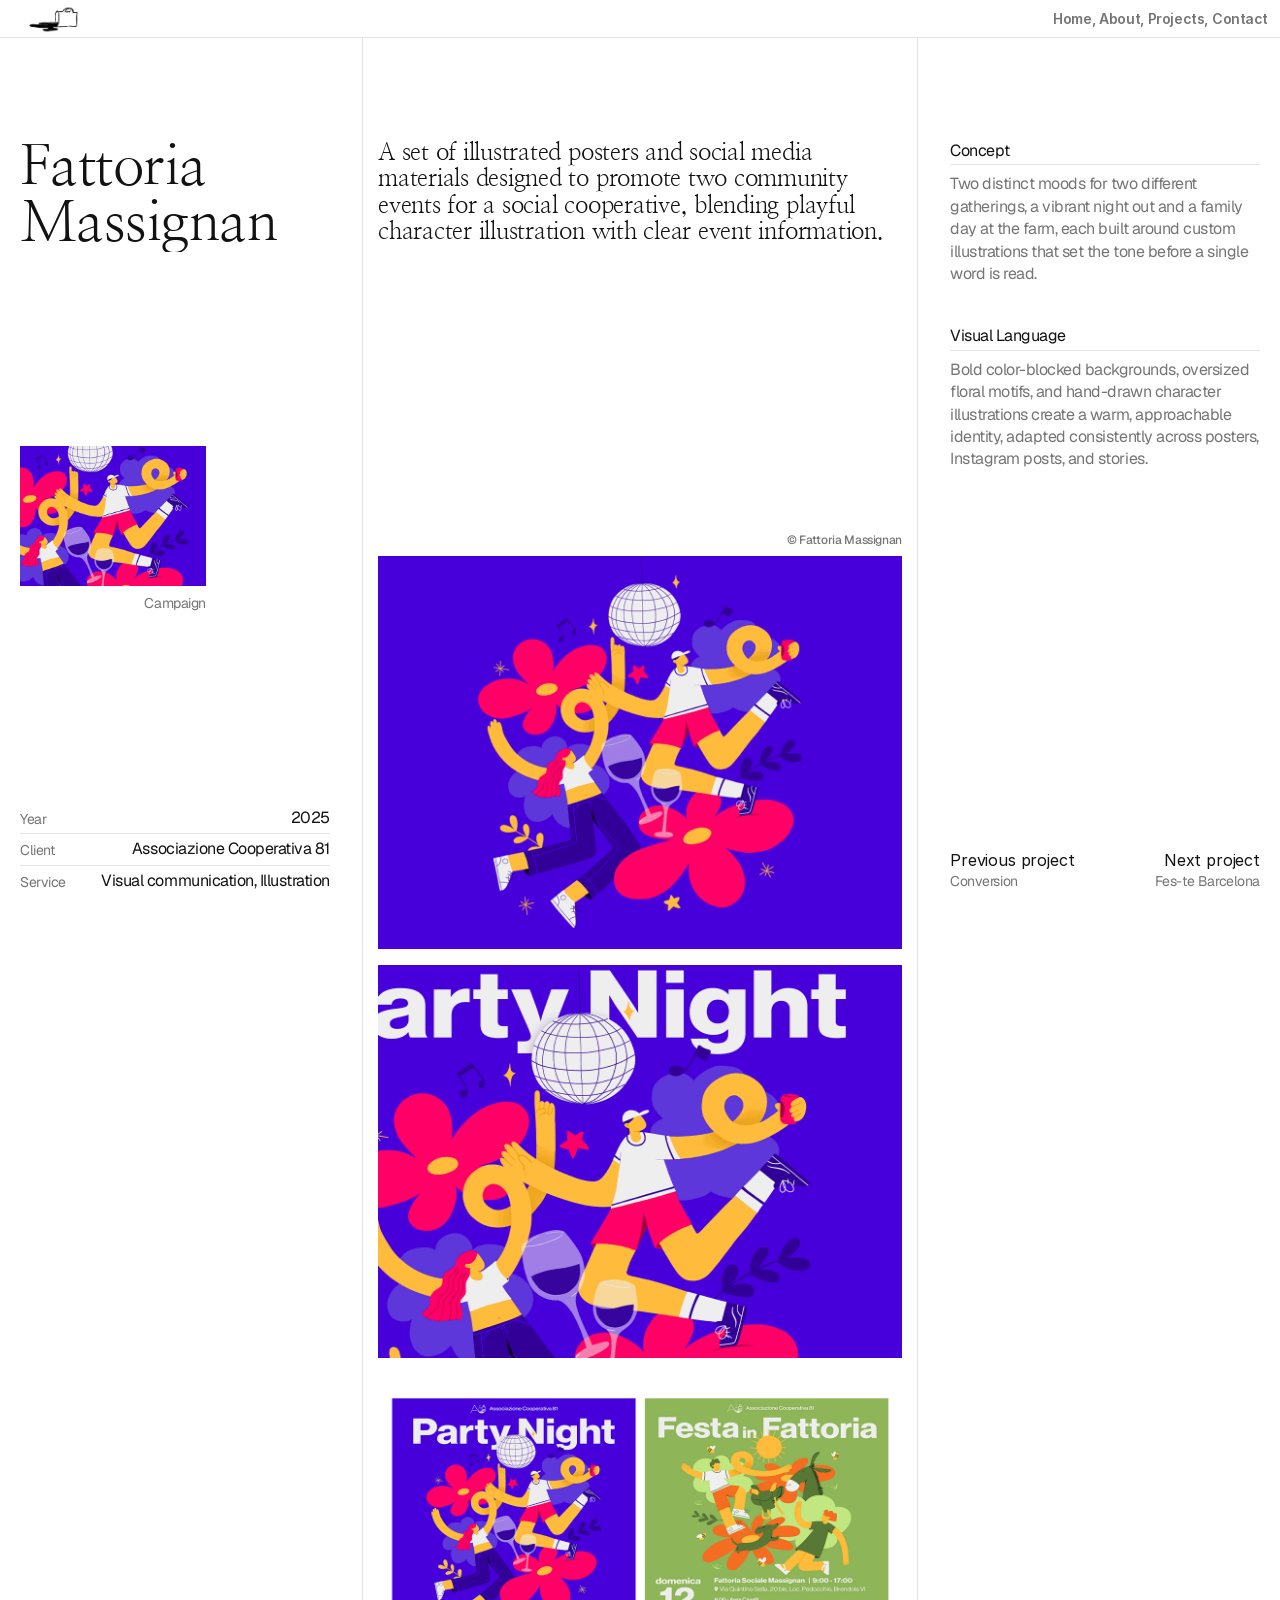
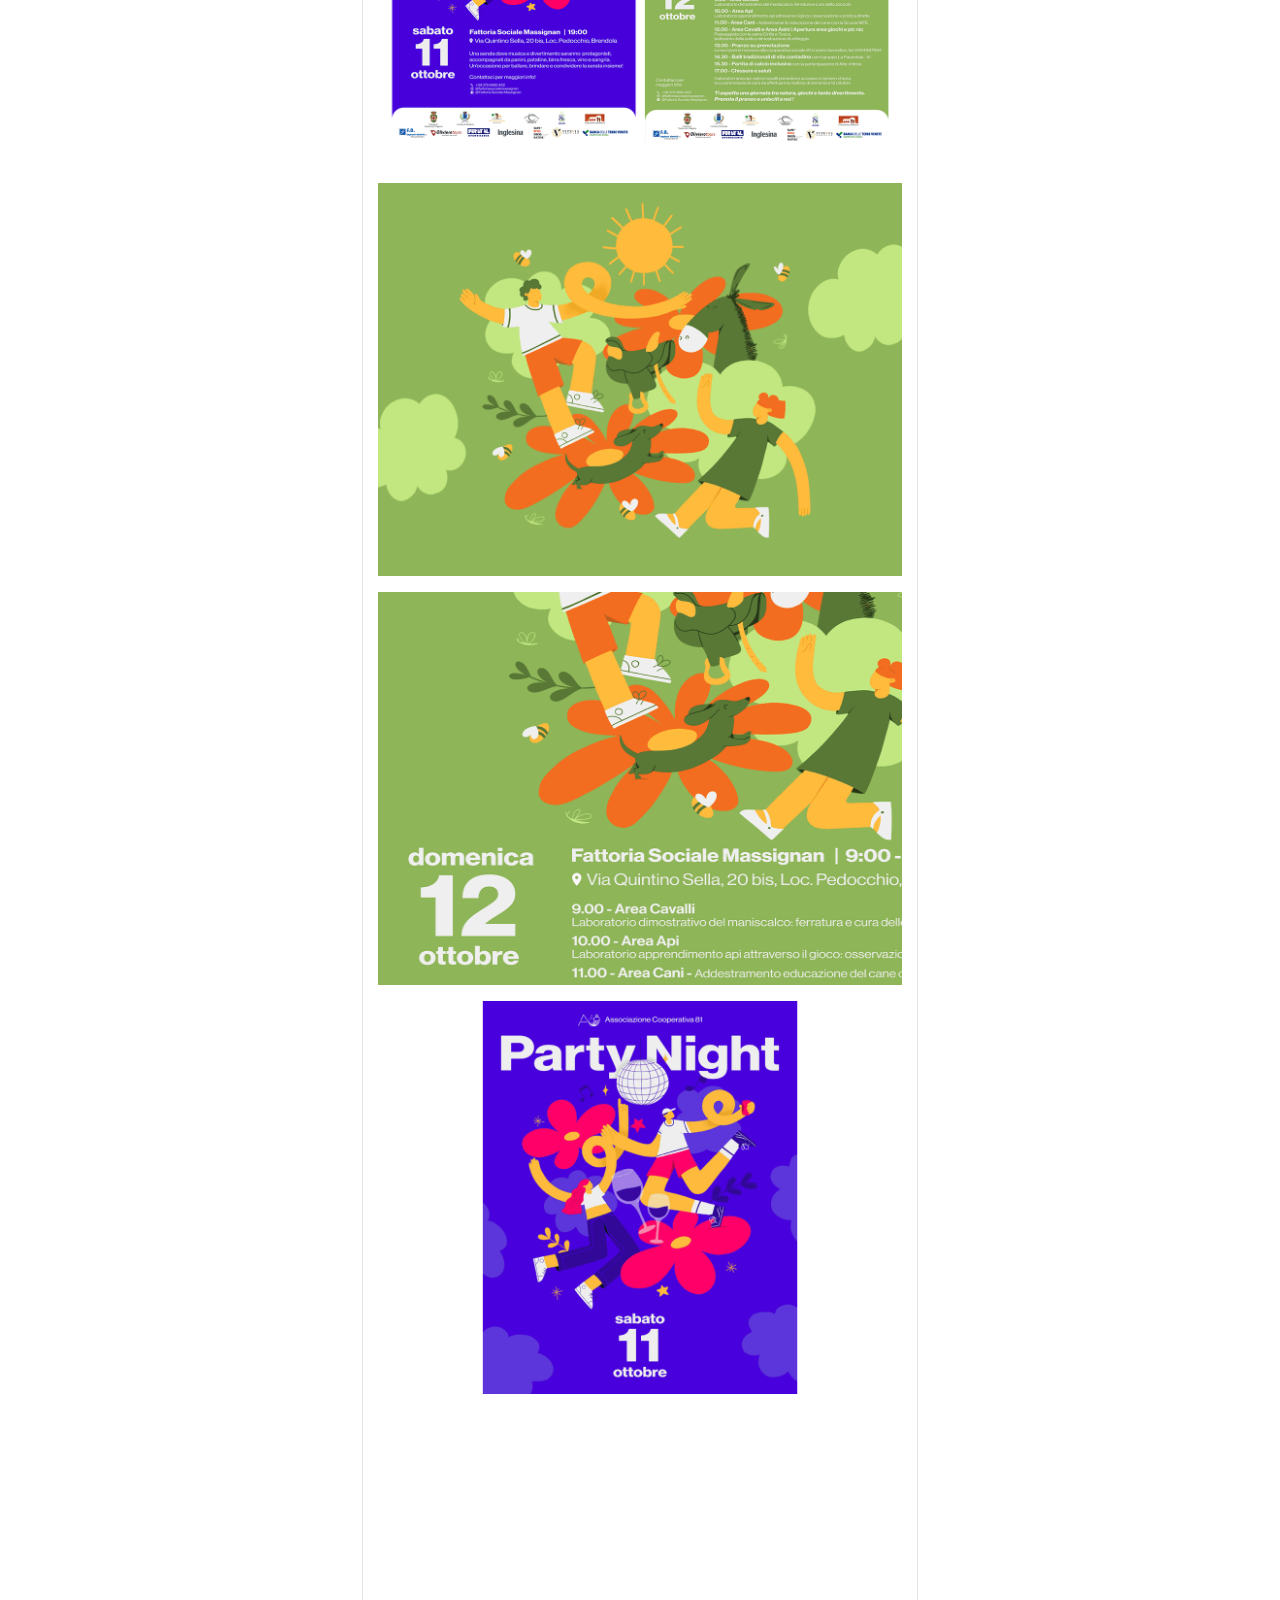
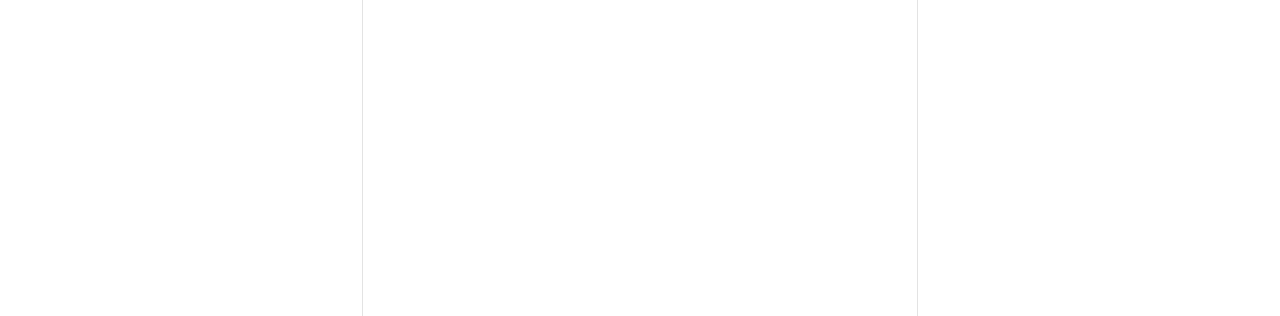
<file: work/fattoria-massignan.html>
<!doctype html>


<html lang="en" data-redirect-timezone="1">
<head>
	<meta charset="utf-8">
	<meta name="viewport" content="width=device-width">
	
	<title>Fattoria Massignan - Maelle</title>
    <meta name="description" content="A set of illustrated posters and social media materials designed to promote two community events for a social cooperative, blending playful character illustration with clear event information.">
    
    
    
    <link href="../assets/images/dPSWd9SUaoFMMivwNRECpbYspUs.png" rel="icon" media="(prefers-color-scheme: light)">
    <link href="../assets/images/dPSWd9SUaoFMMivwNRECpbYspUs.png" rel="icon" media="(prefers-color-scheme: dark)">
    <link rel="apple-touch-icon" href="../assets/images/ZJ5gLLBhANKzpQMgEnhyMZU3w.png">
    
    <meta property="og:type" content="website">
    <meta property="og:title" content="Fattoria Massignan - Maelle">
    <meta property="og:description" content="A set of illustrated posters and social media materials designed to promote two community events for a social cooperative, blending playful character illustration with clear event information.">
    
    
    <meta name="twitter:card" content="summary_large_image">
    <meta name="twitter:title" content="Fattoria Massignan - Maelle">
    <meta name="twitter:description" content="A set of illustrated posters and social media materials designed to promote two community events for a social cooperative, blending playful character illustration with clear event information.">
    
	
	
	
	
	
    
    
	
	<style data-portfolio-font-css>/* cyrillic-ext */
@font-face {
  font-family: 'Geist';
  font-style: normal;
  font-weight: 500;
  font-display: swap;
  src: url(../assets/type/s/geist/v5/gyBhhwUxId8gMGYQMKR3pzfaWI_RruMIl5na-1Q.woff2) format('woff2');
  unicode-range: U+0460-052F, U+1C80-1C8A, U+20B4, U+2DE0-2DFF, U+A640-A69F, U+FE2E-FE2F;
}
/* cyrillic */
@font-face {
  font-family: 'Geist';
  font-style: normal;
  font-weight: 500;
  font-display: swap;
  src: url(../assets/type/s/geist/v5/gyBhhwUxId8gMGYQMKR3pzfaWI_RruMInpna-1Q.woff2) format('woff2');
  unicode-range: U+0301, U+0400-045F, U+0490-0491, U+04B0-04B1, U+2116;
}
/* vietnamese */
@font-face {
  font-family: 'Geist';
  font-style: normal;
  font-weight: 500;
  font-display: swap;
  src: url(../assets/type/s/geist/v5/gyBhhwUxId8gMGYQMKR3pzfaWI_RruMIlZna-1Q.woff2) format('woff2');
  unicode-range: U+0102-0103, U+0110-0111, U+0128-0129, U+0168-0169, U+01A0-01A1, U+01AF-01B0, U+0300-0301, U+0303-0304, U+0308-0309, U+0323, U+0329, U+1EA0-1EF9, U+20AB;
}
/* latin-ext */
@font-face {
  font-family: 'Geist';
  font-style: normal;
  font-weight: 500;
  font-display: swap;
  src: url(../assets/type/s/geist/v5/gyBhhwUxId8gMGYQMKR3pzfaWI_RruMIlJna-1Q.woff2) format('woff2');
  unicode-range: U+0100-02BA, U+02BD-02C5, U+02C7-02CC, U+02CE-02D7, U+02DD-02FF, U+0304, U+0308, U+0329, U+1D00-1DBF, U+1E00-1E9F, U+1EF2-1EFF, U+2020, U+20A0-20AB, U+20AD-20C4, U+2113, U+2C60-2C7F, U+A720-A7FF;
}
/* latin */
@font-face {
  font-family: 'Geist';
  font-style: normal;
  font-weight: 500;
  font-display: swap;
  src: url(../assets/type/s/geist/v5/gyBhhwUxId8gMGYQMKR3pzfaWI_RruMImpna.woff2) format('woff2');
  unicode-range: U+0000-00FF, U+0131, U+0152-0153, U+02BB-02BC, U+02C6, U+02DA, U+02DC, U+0304, U+0308, U+0329, U+2000-206F, U+20AC, U+2122, U+2191, U+2193, U+2212, U+2215, U+FEFF, U+FFFD;
}

@font-face { font-family: "Geist"; src: url("../assets/type/s/geist/v5/gyBhhwUxId8gMGYQMKR3pzfaWI_RnOM4mJPby1QNtA.woff2"); font-display: swap; font-style: normal; font-weight: 400 }
@font-face { font-family: "Geist"; src: url("../assets/type/s/geist/v5/gyBhhwUxId8gMGYQMKR3pzfaWI_Re-Q4mJPby1QNtA.woff2"); font-display: swap; font-style: normal; font-weight: 700 }
@font-face { font-family: "Inter"; src: url("../assets/fonts/5vvr9Vy74if2I6bQbJvbw7SY1pQ.woff2"); font-display: swap; font-style: normal; font-weight: 400; unicode-range: U+0460-052F, U+1C80-1C88, U+20B4, U+2DE0-2DFF, U+A640-A69F, U+FE2E-FE2F }
@font-face { font-family: "Inter"; src: url("../assets/fonts/EOr0mi4hNtlgWNn9if640EZzXCo.woff2"); font-display: swap; font-style: normal; font-weight: 400; unicode-range: U+0301, U+0400-045F, U+0490-0491, U+04B0-04B1, U+2116 }
@font-face { font-family: "Inter"; src: url("../assets/fonts/Y9k9QrlZAqio88Klkmbd8VoMQc.woff2"); font-display: swap; font-style: normal; font-weight: 400; unicode-range: U+1F00-1FFF }
@font-face { font-family: "Inter"; src: url("../assets/fonts/OYrD2tBIBPvoJXiIHnLoOXnY9M.woff2"); font-display: swap; font-style: normal; font-weight: 400; unicode-range: U+0370-03FF }
@font-face { font-family: "Inter"; src: url("../assets/fonts/JeYwfuaPfZHQhEG8U5gtPDZ7WQ.woff2"); font-display: swap; font-style: normal; font-weight: 400; unicode-range: U+0100-024F, U+0259, U+1E00-1EFF, U+2020, U+20A0-20AB, U+20AD-20CF, U+2113, U+2C60-2C7F, U+A720-A7FF }
@font-face { font-family: "Inter"; src: url("../assets/fonts/GrgcKwrN6d3Uz8EwcLHZxwEfC4.woff2"); font-display: swap; font-style: normal; font-weight: 400; unicode-range: U+0000-00FF, U+0131, U+0152-0153, U+02BB-02BC, U+02C6, U+02DA, U+02DC, U+2000-206F, U+2070, U+2074-207E, U+2080-208E, U+20AC, U+2122, U+2191, U+2193, U+2212, U+2215, U+FEFF, U+FFFD }
@font-face { font-family: "Inter"; src: url("../assets/fonts/b6Y37FthZeALduNqHicBT6FutY.woff2"); font-display: swap; font-style: normal; font-weight: 400; unicode-range: U+0102-0103, U+0110-0111, U+0128-0129, U+0168-0169, U+01A0-01A1, U+01AF-01B0, U+1EA0-1EF9, U+20AB }
@font-face { font-family: "Inter"; src: url("../assets/fonts/DpPBYI0sL4fYLgAkX8KXOPVt7c.woff2"); font-display: swap; font-style: normal; font-weight: 700; unicode-range: U+0460-052F, U+1C80-1C88, U+20B4, U+2DE0-2DFF, U+A640-A69F, U+FE2E-FE2F }
@font-face { font-family: "Inter"; src: url("../assets/fonts/4RAEQdEOrcnDkhHiiCbJOw92Lk.woff2"); font-display: swap; font-style: normal; font-weight: 700; unicode-range: U+0301, U+0400-045F, U+0490-0491, U+04B0-04B1, U+2116 }
@font-face { font-family: "Inter"; src: url("../assets/fonts/1K3W8DizY3v4emK8Mb08YHxTbs.woff2"); font-display: swap; font-style: normal; font-weight: 700; unicode-range: U+1F00-1FFF }
@font-face { font-family: "Inter"; src: url("../assets/fonts/tUSCtfYVM1I1IchuyCwz9gDdQ.woff2"); font-display: swap; font-style: normal; font-weight: 700; unicode-range: U+0370-03FF }
@font-face { font-family: "Inter"; src: url("../assets/fonts/VgYFWiwsAC5OYxAycRXXvhze58.woff2"); font-display: swap; font-style: normal; font-weight: 700; unicode-range: U+0100-024F, U+0259, U+1E00-1EFF, U+2020, U+20A0-20AB, U+20AD-20CF, U+2113, U+2C60-2C7F, U+A720-A7FF }
@font-face { font-family: "Inter"; src: url("../assets/fonts/syRNPWzAMIrcJ3wIlPIP43KjQs.woff2"); font-display: swap; font-style: normal; font-weight: 700; unicode-range: U+0000-00FF, U+0131, U+0152-0153, U+02BB-02BC, U+02C6, U+02DA, U+02DC, U+2000-206F, U+2070, U+2074-207E, U+2080-208E, U+20AC, U+2122, U+2191, U+2193, U+2212, U+2215, U+FEFF, U+FFFD }
@font-face { font-family: "Inter"; src: url("../assets/fonts/GIryZETIX4IFypco5pYZONKhJIo.woff2"); font-display: swap; font-style: normal; font-weight: 700; unicode-range: U+0102-0103, U+0110-0111, U+0128-0129, U+0168-0169, U+01A0-01A1, U+01AF-01B0, U+1EA0-1EF9, U+20AB }
@font-face { font-family: "Inter"; src: url("../assets/fonts/H89BbHkbHDzlxZzxi8uPzTsp90.woff2"); font-display: swap; font-style: italic; font-weight: 700; unicode-range: U+0460-052F, U+1C80-1C88, U+20B4, U+2DE0-2DFF, U+A640-A69F, U+FE2E-FE2F }
@font-face { font-family: "Inter"; src: url("../assets/fonts/u6gJwDuwB143kpNK1T1MDKDWkMc.woff2"); font-display: swap; font-style: italic; font-weight: 700; unicode-range: U+0301, U+0400-045F, U+0490-0491, U+04B0-04B1, U+2116 }
@font-face { font-family: "Inter"; src: url("../assets/fonts/43sJ6MfOPh1LCJt46OvyDuSbA6o.woff2"); font-display: swap; font-style: italic; font-weight: 700; unicode-range: U+1F00-1FFF }
@font-face { font-family: "Inter"; src: url("../assets/fonts/wccHG0r4gBDAIRhfHiOlq6oEkqw.woff2"); font-display: swap; font-style: italic; font-weight: 700; unicode-range: U+0370-03FF }
@font-face { font-family: "Inter"; src: url("../assets/fonts/WZ367JPwf9bRW6LdTHN8rXgSjw.woff2"); font-display: swap; font-style: italic; font-weight: 700; unicode-range: U+0100-024F, U+0259, U+1E00-1EFF, U+2020, U+20A0-20AB, U+20AD-20CF, U+2113, U+2C60-2C7F, U+A720-A7FF }
@font-face { font-family: "Inter"; src: url("../assets/fonts/ia3uin3hQWqDrVloC1zEtYHWw.woff2"); font-display: swap; font-style: italic; font-weight: 700; unicode-range: U+0000-00FF, U+0131, U+0152-0153, U+02BB-02BC, U+02C6, U+02DA, U+02DC, U+2000-206F, U+2070, U+2074-207E, U+2080-208E, U+20AC, U+2122, U+2191, U+2193, U+2212, U+2215, U+FEFF, U+FFFD }
@font-face { font-family: "Inter"; src: url("../assets/fonts/2A4Xx7CngadFGlVV4xrO06OBHY.woff2"); font-display: swap; font-style: italic; font-weight: 700; unicode-range: U+0102-0103, U+0110-0111, U+0128-0129, U+0168-0169, U+01A0-01A1, U+01AF-01B0, U+1EA0-1EF9, U+20AB }
@font-face { font-family: "Inter"; src: url("../assets/fonts/CfMzU8w2e7tHgF4T4rATMPuWosA.woff2"); font-display: swap; font-style: italic; font-weight: 400; unicode-range: U+0460-052F, U+1C80-1C88, U+20B4, U+2DE0-2DFF, U+A640-A69F, U+FE2E-FE2F }
@font-face { font-family: "Inter"; src: url("../assets/fonts/867QObYax8ANsfX4TGEVU9YiCM.woff2"); font-display: swap; font-style: italic; font-weight: 400; unicode-range: U+0301, U+0400-045F, U+0490-0491, U+04B0-04B1, U+2116 }
@font-face { font-family: "Inter"; src: url("../assets/fonts/Oyn2ZbENFdnW7mt2Lzjk1h9Zb9k.woff2"); font-display: swap; font-style: italic; font-weight: 400; unicode-range: U+1F00-1FFF }
@font-face { font-family: "Inter"; src: url("../assets/fonts/cdAe8hgZ1cMyLu9g005pAW3xMo.woff2"); font-display: swap; font-style: italic; font-weight: 400; unicode-range: U+0370-03FF }
@font-face { font-family: "Inter"; src: url("../assets/fonts/DOfvtmE1UplCq161m6Hj8CSQYg.woff2"); font-display: swap; font-style: italic; font-weight: 400; unicode-range: U+0100-024F, U+0259, U+1E00-1EFF, U+2020, U+20A0-20AB, U+20AD-20CF, U+2113, U+2C60-2C7F, U+A720-A7FF }
@font-face { font-family: "Inter"; src: url("../assets/fonts/pKRFNWFoZl77qYCAIp84lN1h944.woff2"); font-display: swap; font-style: italic; font-weight: 400; unicode-range: U+0000-00FF, U+0131, U+0152-0153, U+02BB-02BC, U+02C6, U+02DA, U+02DC, U+2000-206F, U+2070, U+2074-207E, U+2080-208E, U+20AC, U+2122, U+2191, U+2193, U+2212, U+2215, U+FEFF, U+FFFD }
@font-face { font-family: "Inter"; src: url("../assets/fonts/tKtBcDnBMevsEEJKdNGhhkLzYo.woff2"); font-display: swap; font-style: italic; font-weight: 400; unicode-range: U+0102-0103, U+0110-0111, U+0128-0129, U+0168-0169, U+01A0-01A1, U+01AF-01B0, U+1EA0-1EF9, U+20AB }
@font-face { font-family: "Inter"; src: url("../assets/fonts/5A3Ce6C9YYmCjpQx9M4inSaKU.woff2"); font-display: swap; font-style: normal; font-weight: 500; unicode-range: U+0460-052F, U+1C80-1C88, U+20B4, U+2DE0-2DFF, U+A640-A69F, U+FE2E-FE2F }
@font-face { font-family: "Inter"; src: url("../assets/fonts/Qx95Xyt0Ka3SGhinnbXIGpEIyP4.woff2"); font-display: swap; font-style: normal; font-weight: 500; unicode-range: U+0301, U+0400-045F, U+0490-0491, U+04B0-04B1, U+2116 }
@font-face { font-family: "Inter"; src: url("../assets/fonts/6mJuEAguuIuMog10gGvH5d3cl8.woff2"); font-display: swap; font-style: normal; font-weight: 500; unicode-range: U+1F00-1FFF }
@font-face { font-family: "Inter"; src: url("../assets/fonts/xYYWaj7wCU5zSQH0eXvSaS19wo.woff2"); font-display: swap; font-style: normal; font-weight: 500; unicode-range: U+0370-03FF }
@font-face { font-family: "Inter"; src: url("../assets/fonts/otTaNuNpVK4RbdlT7zDDdKvQBA.woff2"); font-display: swap; font-style: normal; font-weight: 500; unicode-range: U+0100-024F, U+0259, U+1E00-1EFF, U+2020, U+20A0-20AB, U+20AD-20CF, U+2113, U+2C60-2C7F, U+A720-A7FF }
@font-face { font-family: "Inter"; src: url("../assets/fonts/d3tHnaQIAeqiE5hGcRw4mmgWYU.woff2"); font-display: swap; font-style: normal; font-weight: 500; unicode-range: U+0000-00FF, U+0131, U+0152-0153, U+02BB-02BC, U+02C6, U+02DA, U+02DC, U+2000-206F, U+2074, U+20AC, U+2122, U+2191, U+2193, U+2212, U+2215, U+FEFF, U+FFFD }
@font-face { font-family: "Inter"; src: url("../assets/fonts/DolVirEGb34pEXEp8t8FQBSK4.woff2"); font-display: swap; font-style: normal; font-weight: 500; unicode-range: U+0102-0103, U+0110-0111, U+0128-0129, U+0168-0169, U+01A0-01A1, U+01AF-01B0, U+1EA0-1EF9, U+20AB }
@font-face { font-family: "Inter"; src: url("../assets/fonts/DXD0Q7LSl7HEvDzucnyLnGBHM.woff2"); font-display: swap; font-style: normal; font-weight: 700; unicode-range: U+0000-00FF, U+0131, U+0152-0153, U+02BB-02BC, U+02C6, U+02DA, U+02DC, U+2000-206F, U+2074, U+20AC, U+2122, U+2191, U+2193, U+2212, U+2215, U+FEFF, U+FFFD }
@font-face { font-family: "Inter"; src: url("../assets/fonts/QxmhnWTzLtyjIiZcfaLIJ8EFBXU.woff2"); font-display: swap; font-style: italic; font-weight: 700; unicode-range: U+0000-00FF, U+0131, U+0152-0153, U+02BB-02BC, U+02C6, U+02DA, U+02DC, U+2000-206F, U+2074, U+20AC, U+2122, U+2191, U+2193, U+2212, U+2215, U+FEFF, U+FFFD }
@font-face { font-family: "Inter"; src: url("../assets/fonts/vFzuJY0c65av44uhEKB6vyjFMg.woff2"); font-display: swap; font-style: italic; font-weight: 400; unicode-range: U+0000-00FF, U+0131, U+0152-0153, U+02BB-02BC, U+02C6, U+02DA, U+02DC, U+2000-206F, U+2074, U+20AC, U+2122, U+2191, U+2193, U+2212, U+2215, U+FEFF, U+FFFD }
@font-face { font-family: "Inter"; src: url("../assets/fonts/vQyevYAyHtARFwPqUzQGpnDs.woff2"); font-display: swap; font-style: normal; font-weight: 400; unicode-range: U+0000-00FF, U+0131, U+0152-0153, U+02BB-02BC, U+02C6, U+02DA, U+02DC, U+2000-206F, U+2074, U+20AC, U+2122, U+2191, U+2193, U+2212, U+2215, U+FEFF, U+FFFD }
@font-face { font-family: "Inter"; src: url("../assets/fonts/hyOgCu0Xnghbimh0pE8QTvtt2AU.woff2"); font-display: swap; font-style: normal; font-weight: 600; unicode-range: U+0460-052F, U+1C80-1C88, U+20B4, U+2DE0-2DFF, U+A640-A69F, U+FE2E-FE2F }
@font-face { font-family: "Inter"; src: url("../assets/fonts/NeGmSOXrPBfEFIy5YZeHq17LEDA.woff2"); font-display: swap; font-style: normal; font-weight: 600; unicode-range: U+0301, U+0400-045F, U+0490-0491, U+04B0-04B1, U+2116 }
@font-face { font-family: "Inter"; src: url("../assets/fonts/oYaAX5himiTPYuN8vLWnqBbfD2s.woff2"); font-display: swap; font-style: normal; font-weight: 600; unicode-range: U+1F00-1FFF }
@font-face { font-family: "Inter"; src: url("../assets/fonts/lEJLP4R0yuCaMCjSXYHtJw72M.woff2"); font-display: swap; font-style: normal; font-weight: 600; unicode-range: U+0370-03FF }
@font-face { font-family: "Inter"; src: url("../assets/fonts/cRJyLNuTJR5jbyKzGi33wU9cqIQ.woff2"); font-display: swap; font-style: normal; font-weight: 600; unicode-range: U+0100-024F, U+0259, U+1E00-1EFF, U+2020, U+20A0-20AB, U+20AD-20CF, U+2113, U+2C60-2C7F, U+A720-A7FF }
@font-face { font-family: "Inter"; src: url("../assets/fonts/1ZFS7N918ojhhd0nQWdj3jz4w.woff2"); font-display: swap; font-style: normal; font-weight: 600; unicode-range: U+0000-00FF, U+0131, U+0152-0153, U+02BB-02BC, U+02C6, U+02DA, U+02DC, U+2000-206F, U+2074, U+20AC, U+2122, U+2191, U+2193, U+2212, U+2215, U+FEFF, U+FFFD }
@font-face { font-family: "Inter"; src: url("../assets/fonts/A0Wcc7NgXMjUuFdquHDrIZpzZw0.woff2"); font-display: swap; font-style: normal; font-weight: 600; unicode-range: U+0102-0103, U+0110-0111, U+0128-0129, U+0168-0169, U+01A0-01A1, U+01AF-01B0, U+1EA0-1EF9, U+20AB }
@font-face { font-family: "Inter"; src: url("../assets/fonts/vxBnBhH8768IFAXAb4Qf6wQHKs.woff2"); font-display: swap; font-style: italic; font-weight: 600; unicode-range: U+0460-052F, U+1C80-1C88, U+20B4, U+2DE0-2DFF, U+A640-A69F, U+FE2E-FE2F }
@font-face { font-family: "Inter"; src: url("../assets/fonts/zSsEuoJdh8mcFVk976C05ZfQr8.woff2"); font-display: swap; font-style: italic; font-weight: 600; unicode-range: U+0301, U+0400-045F, U+0490-0491, U+04B0-04B1, U+2116 }
@font-face { font-family: "Inter"; src: url("../assets/fonts/b8ezwLrN7h2AUoPEENcsTMVJ0.woff2"); font-display: swap; font-style: italic; font-weight: 600; unicode-range: U+1F00-1FFF }
@font-face { font-family: "Inter"; src: url("../assets/fonts/mvNEIBLyHbscgHtwfsByjXUz3XY.woff2"); font-display: swap; font-style: italic; font-weight: 600; unicode-range: U+0370-03FF }
@font-face { font-family: "Inter"; src: url("../assets/fonts/6FI2EneKzM3qBy5foOZXey7coCA.woff2"); font-display: swap; font-style: italic; font-weight: 600; unicode-range: U+0100-024F, U+0259, U+1E00-1EFF, U+2020, U+20A0-20AB, U+20AD-20CF, U+2113, U+2C60-2C7F, U+A720-A7FF }
@font-face { font-family: "Inter"; src: url("../assets/fonts/qrVgiXNd6RuQjETYQiVQ9nqCk.woff2"); font-display: swap; font-style: italic; font-weight: 600; unicode-range: U+0000-00FF, U+0131, U+0152-0153, U+02BB-02BC, U+02C6, U+02DA, U+02DC, U+2000-206F, U+2074, U+20AC, U+2122, U+2191, U+2193, U+2212, U+2215, U+FEFF, U+FFFD }
@font-face { font-family: "Inter"; src: url("../assets/fonts/NHHeAKJVP0ZWHk5YZnQQChIsBM.woff2"); font-display: swap; font-style: italic; font-weight: 600; unicode-range: U+0102-0103, U+0110-0111, U+0128-0129, U+0168-0169, U+01A0-01A1, U+01AF-01B0, U+1EA0-1EF9, U+20AB }
@font-face { font-family: "Geist Placeholder"; src: local("Arial"); ascent-override: 94.56%; descent-override: 27.76%; line-gap-override: 0.00%; size-adjust: 106.28% }
@font-face { font-family: "Inter Placeholder"; src: local("Arial"); ascent-override: 89.79%; descent-override: 22.36%; line-gap-override: 0.00%; size-adjust: 107.89% }</style>
	
    
    
    
    
	
	<meta name="robots" content="max-image-preview:large"><style data-portfolio-breakpoint-css>@media(min-width: 1200px){.hidden-1yt7si7{display:none!important}}@media(min-width: 810px) and (max-width: 1199px){.hidden-ghmmpj{display:none!important}}@media(max-width: 809px){.hidden-13ocm5g{display:none!important}}@media(min-width: 1200px){.hidden-n8x598{display:none!important}}@media(min-width: 810px) and (max-width: 1199.98px){.hidden-65vi6m{display:none!important}}@media(max-width: 809.98px){.hidden-uve8ak{display:none!important}}</style><style data-portfolio-css-ssr-minified data-portfolio-components="portfolio-lib-cursors-host portfolio-A0dGk PropertyOverrides portfolio-dhdjT portfolio-lib-combinedCSSRules portfolio-ohg0r portfolio-wqyTq portfolio-RgP1I portfolio-9ZHsL">html,body,#main{box-sizing:border-box;margin:0;padding:0}:root{-webkit-font-smoothing:antialiased;-moz-osx-font-smoothing:grayscale}*{box-sizing:border-box;-webkit-font-smoothing:inherit}h1,h2,h3,h4,h5,h6,p,figure{margin:0}body,input,textarea,select,button{font-family:sans-serif;font-size:12px}body{--token-c4c0c9d2-546e-4038-b872-dd5d46e58f89:#fff;--token-35ce533d-90fd-45de-b94b-75330adda861:#121212;--token-39316b97-7dc9-462e-a078-1fd981342ab6:#e3e3e3;--token-972af2b6-d59f-423b-8bfd-42c3439d4c75:#757575}@supports (z-index:calc(infinity)){#__portfolio-badge-container{--infinity:infinity}}#__portfolio-badge-container{pointer-events:none;width:100%;z-index:calc(var(--infinity,2147480000));justify-content:flex-end;padding:20px;display:flex;position:fixed;bottom:0}body{--portfolio-will-change-override:none}@supports (background:-webkit-named-image(i)) and (not (grid-template-rows:subgrid)){body{--portfolio-will-change-override:transform}}body{--portfolio-will-change-filter-override:none}@supports (background:-webkit-named-image(i)) and (not (position-area:top right)){body{--portfolio-will-change-filter-override:filter}}[data-portfolio-component-type]{position:absolute}[data-portfolio-component-type=Text]{cursor:inherit}[data-portfolio-component-text-autosized] *{white-space:pre}[data-portfolio-component-type=Text]>*{text-align:var(--portfolio-text-alignment,start)}[data-portfolio-component-type=Text] span span,[data-portfolio-component-type=Text] p span,[data-portfolio-component-type=Text] h1 span,[data-portfolio-component-type=Text] h2 span,[data-portfolio-component-type=Text] h3 span,[data-portfolio-component-type=Text] h4 span,[data-portfolio-component-type=Text] h5 span,[data-portfolio-component-type=Text] h6 span{display:block}[data-portfolio-component-type=Text] span span span,[data-portfolio-component-type=Text] p span span,[data-portfolio-component-type=Text] h1 span span,[data-portfolio-component-type=Text] h2 span span,[data-portfolio-component-type=Text] h3 span span,[data-portfolio-component-type=Text] h4 span span,[data-portfolio-component-type=Text] h5 span span,[data-portfolio-component-type=Text] h6 span span{display:unset}[data-portfolio-component-type=Text] div div span,[data-portfolio-component-type=Text] a div span,[data-portfolio-component-type=Text] span span span,[data-portfolio-component-type=Text] p span span,[data-portfolio-component-type=Text] h1 span span,[data-portfolio-component-type=Text] h2 span span,[data-portfolio-component-type=Text] h3 span span,[data-portfolio-component-type=Text] h4 span span,[data-portfolio-component-type=Text] h5 span span,[data-portfolio-component-type=Text] h6 span span,[data-portfolio-component-type=Text] a{font-family:var(--font-family);font-style:var(--font-style);font-weight:min(calc(var(--portfolio-font-weight-increase,0) + var(--font-weight,400)), 900);color:var(--text-color);letter-spacing:var(--letter-spacing);font-size:var(--font-size);text-transform:var(--text-transform);--text-decoration:var(--portfolio-text-decoration-style,solid) var(--portfolio-text-decoration,none) var(--portfolio-text-decoration-color,currentcolor) var(--portfolio-text-decoration-thickness,auto);--text-decoration-skip-ink:var(--portfolio-text-decoration-skip-ink);--text-underline-offset:var(--portfolio-text-decoration-offset);line-height:var(--line-height);--font-family:var(--portfolio-font-family);--font-style:var(--portfolio-font-style);--font-weight:var(--portfolio-font-weight);--text-color:var(--portfolio-text-color);--letter-spacing:var(--portfolio-letter-spacing);--font-size:var(--portfolio-font-size);--text-transform:var(--portfolio-text-transform);--line-height:var(--portfolio-line-height)}[data-portfolio-component-type=Text] a,[data-portfolio-component-type=Text] a div span,[data-portfolio-component-type=Text] a span span span,[data-portfolio-component-type=Text] a p span span,[data-portfolio-component-type=Text] a h1 span span,[data-portfolio-component-type=Text] a h2 span span,[data-portfolio-component-type=Text] a h3 span span,[data-portfolio-component-type=Text] a h4 span span,[data-portfolio-component-type=Text] a h5 span span,[data-portfolio-component-type=Text] a h6 span span{--font-family:var(--portfolio-link-font-family,var(--portfolio-font-family));--font-style:var(--portfolio-link-font-style,var(--portfolio-font-style));--font-weight:var(--portfolio-link-font-weight,var(--portfolio-font-weight));--text-color:var(--portfolio-link-text-color,var(--portfolio-text-color));--font-size:var(--portfolio-link-font-size,var(--portfolio-font-size));--text-transform:var(--portfolio-link-text-transform,var(--portfolio-text-transform));--text-decoration:var(--portfolio-link-text-decoration-style,var(--portfolio-text-decoration-style,solid)) var(--portfolio-link-text-decoration,var(--portfolio-text-decoration,none)) var(--portfolio-link-text-decoration-color,var(--portfolio-text-decoration-color,currentcolor)) var(--portfolio-link-text-decoration-thickness,var(--portfolio-text-decoration-thickness,auto));--text-decoration-skip-ink:var(--portfolio-link-text-decoration-skip-ink,var(--portfolio-text-decoration-skip-ink));--text-underline-offset:var(--portfolio-link-text-decoration-offset,var(--portfolio-text-decoration-offset))}[data-portfolio-component-type=Text] a:hover,[data-portfolio-component-type=Text] a div span:hover,[data-portfolio-component-type=Text] a span span span:hover,[data-portfolio-component-type=Text] a p span span:hover,[data-portfolio-component-type=Text] a h1 span span:hover,[data-portfolio-component-type=Text] a h2 span span:hover,[data-portfolio-component-type=Text] a h3 span span:hover,[data-portfolio-component-type=Text] a h4 span span:hover,[data-portfolio-component-type=Text] a h5 span span:hover,[data-portfolio-component-type=Text] a h6 span span:hover{--font-family:var(--portfolio-link-hover-font-family,var(--portfolio-link-font-family,var(--portfolio-font-family)));--font-style:var(--portfolio-link-hover-font-style,var(--portfolio-link-font-style,var(--portfolio-font-style)));--font-weight:var(--portfolio-link-hover-font-weight,var(--portfolio-link-font-weight,var(--portfolio-font-weight)));--text-color:var(--portfolio-link-hover-text-color,var(--portfolio-link-text-color,var(--portfolio-text-color)));--font-size:var(--portfolio-link-hover-font-size,var(--portfolio-link-font-size,var(--portfolio-font-size)));--text-transform:var(--portfolio-link-hover-text-transform,var(--portfolio-link-text-transform,var(--portfolio-text-transform)));--text-decoration:var(--portfolio-link-hover-text-decoration-style,var(--portfolio-link-text-decoration-style,var(--portfolio-text-decoration-style,solid))) var(--portfolio-link-hover-text-decoration,var(--portfolio-link-text-decoration,var(--portfolio-text-decoration,none))) var(--portfolio-link-hover-text-decoration-color,var(--portfolio-link-text-decoration-color,var(--portfolio-text-decoration-color,currentcolor))) var(--portfolio-link-hover-text-decoration-thickness,var(--portfolio-link-text-decoration-thickness,var(--portfolio-text-decoration-thickness,auto)));--text-decoration-skip-ink:var(--portfolio-link-hover-text-decoration-skip-ink,var(--portfolio-link-text-decoration-skip-ink,var(--portfolio-text-decoration-skip-ink)));--text-underline-offset:var(--portfolio-link-hover-text-decoration-offset,var(--portfolio-link-text-decoration-offset,var(--portfolio-text-decoration-offset)))}[data-portfolio-component-type=Text].isCurrent a,[data-portfolio-component-type=Text].isCurrent a div span,[data-portfolio-component-type=Text].isCurrent a span span span,[data-portfolio-component-type=Text].isCurrent a p span span,[data-portfolio-component-type=Text].isCurrent a h1 span span,[data-portfolio-component-type=Text].isCurrent a h2 span span,[data-portfolio-component-type=Text].isCurrent a h3 span span,[data-portfolio-component-type=Text].isCurrent a h4 span span,[data-portfolio-component-type=Text].isCurrent a h5 span span,[data-portfolio-component-type=Text].isCurrent a h6 span span{--font-family:var(--portfolio-link-current-font-family,var(--portfolio-link-font-family,var(--portfolio-font-family)));--font-style:var(--portfolio-link-current-font-style,var(--portfolio-link-font-style,var(--portfolio-font-style)));--font-weight:var(--portfolio-link-current-font-weight,var(--portfolio-link-font-weight,var(--portfolio-font-weight)));--text-color:var(--portfolio-link-current-text-color,var(--portfolio-link-text-color,var(--portfolio-text-color)));--font-size:var(--portfolio-link-current-font-size,var(--portfolio-link-font-size,var(--portfolio-font-size)));--text-transform:var(--portfolio-link-current-text-transform,var(--portfolio-link-text-transform,var(--portfolio-text-transform)));--text-decoration:var(--portfolio-link-current-text-decoration-style,var(--portfolio-link-text-decoration-style,var(--portfolio-text-decoration-style,solid))) var(--portfolio-link-current-text-decoration,var(--portfolio-link-text-decoration,var(--portfolio-text-decoration,none))) var(--portfolio-link-current-text-decoration-color,var(--portfolio-link-text-decoration-color,var(--portfolio-text-decoration-color,currentcolor))) var(--portfolio-link-current-text-decoration-thickness,var(--portfolio-link-text-decoration-thickness,var(--portfolio-text-decoration-thickness,auto)));--text-decoration-skip-ink:var(--portfolio-link-current-text-decoration-skip-ink,var(--portfolio-link-text-decoration-skip-ink,var(--portfolio-text-decoration-skip-ink)));--text-underline-offset:var(--portfolio-link-current-text-decoration-offset,var(--portfolio-link-text-decoration-offset,var(--portfolio-text-decoration-offset)))}[data-portfolio-component-type=RichTextContainer]{outline:none;flex-direction:column;flex-shrink:0;justify-content:flex-start;display:flex}p.portfolio-text,div.portfolio-text,figure.portfolio-text,h1.portfolio-text,h2.portfolio-text,h3.portfolio-text,h4.portfolio-text,h5.portfolio-text,h6.portfolio-text,ol.portfolio-text,ul.portfolio-text{margin:0;padding:0}p.portfolio-text,div.portfolio-text,h1.portfolio-text,h2.portfolio-text,h3.portfolio-text,h4.portfolio-text,h5.portfolio-text,h6.portfolio-text,li.portfolio-text,ol.portfolio-text,ul.portfolio-text,mark.portfolio-text,span.portfolio-text:not([data-text-fill]){font-family:var(--portfolio-font-family-preview,var(--portfolio-blockquote-font-family,var(--portfolio-font-family,Inter, Inter Placeholder, sans-serif)));font-style:var(--portfolio-font-style-preview,var(--portfolio-blockquote-font-style,var(--portfolio-font-style,normal)));font-weight:var(--portfolio-font-weight-preview,var(--portfolio-blockquote-font-weight,var(--portfolio-font-weight,400)));color:var(--portfolio-blockquote-text-color,var(--portfolio-text-color,#000));font-size:calc(var(--portfolio-blockquote-font-size,var(--portfolio-font-size,16px)) * var(--portfolio-font-size-scale,1));letter-spacing:var(--portfolio-blockquote-letter-spacing,var(--portfolio-letter-spacing,0));text-transform:var(--portfolio-blockquote-text-transform,var(--portfolio-text-transform,none));-webkit-text-decoration-line:var(--portfolio-blockquote-text-decoration,var(--portfolio-text-decoration,initial));text-decoration-line:var(--portfolio-blockquote-text-decoration,var(--portfolio-text-decoration,initial));-webkit-text-decoration-style:var(--portfolio-blockquote-text-decoration-style,var(--portfolio-text-decoration-style,initial));text-decoration-style:var(--portfolio-blockquote-text-decoration-style,var(--portfolio-text-decoration-style,initial));-webkit-text-decoration-color:var(--portfolio-blockquote-text-decoration-color,var(--portfolio-text-decoration-color,initial));text-decoration-color:var(--portfolio-blockquote-text-decoration-color,var(--portfolio-text-decoration-color,initial));text-decoration-thickness:var(--portfolio-blockquote-text-decoration-thickness,var(--portfolio-text-decoration-thickness,initial));text-decoration-skip-ink:var(--portfolio-blockquote-text-decoration-skip-ink,var(--portfolio-text-decoration-skip-ink,initial));text-underline-offset:var(--portfolio-blockquote-text-decoration-offset,var(--portfolio-text-decoration-offset,initial));line-height:var(--portfolio-blockquote-line-height,var(--portfolio-line-height,1.2em));text-align:var(--portfolio-blockquote-text-alignment,var(--portfolio-text-alignment,start));-webkit-text-stroke-width:var(--portfolio-text-stroke-width,initial);-webkit-text-stroke-color:var(--portfolio-text-stroke-color,initial);-moz-font-feature-settings:var(--portfolio-font-open-type-features,initial);-webkit-font-feature-settings:var(--portfolio-font-open-type-features,initial);font-feature-settings:var(--portfolio-font-open-type-features,initial);font-variation-settings:var(--portfolio-font-variation-axes-preview,var(--portfolio-font-variation-axes,normal));text-wrap:var(--portfolio-text-wrap-override,var(--portfolio-text-wrap))}mark.portfolio-text,p.portfolio-text,div.portfolio-text,h1.portfolio-text,h2.portfolio-text,h3.portfolio-text,h4.portfolio-text,h5.portfolio-text,h6.portfolio-text,li.portfolio-text,ol.portfolio-text,ul.portfolio-text{background-color:var(--portfolio-blockquote-text-background-color,var(--portfolio-text-background-color,initial));border-radius:var(--portfolio-blockquote-text-background-radius,var(--portfolio-text-background-radius,initial));corner-shape:var(--portfolio-blockquote-text-background-corner-shape,var(--portfolio-text-background-corner-shape,initial));padding:var(--portfolio-blockquote-text-background-padding,var(--portfolio-text-background-padding,initial))}@supports not (color:color(display-p3 1 1 1)){p.portfolio-text,div.portfolio-text,h1.portfolio-text,h2.portfolio-text,h3.portfolio-text,h4.portfolio-text,h5.portfolio-text,h6.portfolio-text,li.portfolio-text,ol.portfolio-text,ul.portfolio-text,span.portfolio-text:not([data-text-fill]){color:var(--portfolio-blockquote-text-color-rgb,var(--portfolio-blockquote-text-color,var(--portfolio-text-color-rgb,var(--portfolio-text-color,#000))));-webkit-text-stroke-color:var(--portfolio-text-stroke-color-rgb,var(--portfolio-text-stroke-color,initial))}mark.portfolio-text{background-color:var(--portfolio-blockquote-text-background-color-rgb,var(--portfolio-blockquote-text-background-color,var(--portfolio-text-background-color-rgb,var(--portfolio-text-background-color,initial))))}}.portfolio-fit-text .portfolio-text{white-space:nowrap;white-space-collapse:preserve}strong.portfolio-text{font-family:var(--portfolio-blockquote-font-family-bold,var(--portfolio-font-family-bold));font-style:var(--portfolio-blockquote-font-style-bold,var(--portfolio-font-style-bold));font-weight:var(--portfolio-blockquote-font-weight-bold,var(--portfolio-font-weight-bold,bolder));font-variation-settings:var(--portfolio-blockquote-font-variation-axes-bold,var(--portfolio-font-variation-axes-bold))}em.portfolio-text{font-family:var(--portfolio-blockquote-font-family-italic,var(--portfolio-font-family-italic));font-style:var(--portfolio-blockquote-font-style-italic,var(--portfolio-font-style-italic,italic));font-weight:var(--portfolio-blockquote-font-weight-italic,var(--portfolio-font-weight-italic));font-variation-settings:var(--portfolio-blockquote-font-variation-axes-italic,var(--portfolio-font-variation-axes-italic))}em.portfolio-text>strong.portfolio-text{font-family:var(--portfolio-blockquote-font-family-bold-italic,var(--portfolio-font-family-bold-italic));font-style:var(--portfolio-blockquote-font-style-bold-italic,var(--portfolio-font-style-bold-italic,italic));font-weight:var(--portfolio-blockquote-font-weight-bold-italic,var(--portfolio-font-weight-bold-italic,bolder));font-variation-settings:var(--portfolio-blockquote-font-variation-axes-bold-italic,var(--portfolio-font-variation-axes-bold-italic))}p.portfolio-text:not(:first-child),div.portfolio-text:not(:first-child),h1.portfolio-text:not(:first-child),h2.portfolio-text:not(:first-child),h3.portfolio-text:not(:first-child),h4.portfolio-text:not(:first-child),h5.portfolio-text:not(:first-child),h6.portfolio-text:not(:first-child),ol.portfolio-text:not(:first-child),ul.portfolio-text:not(:first-child),blockquote.portfolio-text:not(:first-child),table.portfolio-text:not(:first-child),figure.portfolio-text:not(:first-child),.portfolio-image.portfolio-text:not(:first-child){margin-top:var(--portfolio-blockquote-paragraph-spacing,var(--portfolio-paragraph-spacing,0))}li.portfolio-text>ul.portfolio-text:nth-child(2),li.portfolio-text>ol.portfolio-text:nth-child(2){margin-top:0}.portfolio-text[data-text-fill]{-webkit-text-fill-color:transparent;padding:max(0em, calc(calc(1.3em - var(--portfolio-blockquote-line-height,var(--portfolio-line-height,1.3em))) / 2));margin:min(0em, calc(calc(1.3em - var(--portfolio-blockquote-line-height,var(--portfolio-line-height,1.3em))) / -2));-webkit-background-clip:text;background-clip:text;display:inline-block}code.portfolio-text,code.portfolio-text span.portfolio-text:not([data-text-fill]){font-family:var(--portfolio-code-font-family,var(--portfolio-font-family,Inter, Inter Placeholder, sans-serif));font-style:var(--portfolio-blockquote-font-style,var(--portfolio-code-font-style,var(--portfolio-font-style,normal)));font-weight:var(--portfolio-blockquote-font-weight,var(--portfolio-code-font-weight,var(--portfolio-font-weight,400)));color:var(--portfolio-blockquote-text-color,var(--portfolio-code-text-color,var(--portfolio-text-color,#000)));font-size:calc(var(--portfolio-blockquote-font-size,var(--portfolio-font-size,16px)) * var(--portfolio-font-size-scale,1));letter-spacing:var(--portfolio-blockquote-letter-spacing,var(--portfolio-letter-spacing,0));line-height:var(--portfolio-blockquote-line-height,var(--portfolio-line-height,1.2em))}@supports not (color:color(display-p3 1 1 1)){code.portfolio-text,code.portfolio-text span.portfolio-text:not([data-text-fill]){color:var(--portfolio-blockquote-text-color-rgb,var(--portfolio-blockquote-text-color,var(--portfolio-code-text-color-rgb,var(--portfolio-code-text-color,var(--portfolio-text-color-rgb,var(--portfolio-text-color,#000))))))}}blockquote.portfolio-text{unicode-bidi:initial;margin-block-start:initial;margin-block-end:initial;margin-inline-start:initial;margin-inline-end:initial}a.portfolio-text,a.portfolio-text span.portfolio-text:not([data-text-fill]),span.portfolio-text[data-nested-link],span.portfolio-text[data-nested-link] span.portfolio-text:not([data-text-fill]){color:inherit;font-family:var(--portfolio-font-family-preview,var(--portfolio-link-font-family,var(--portfolio-blockquote-font-family,var(--portfolio-font-family,Inter, Inter Placeholder, sans-serif))));font-style:var(--portfolio-font-style-preview,var(--portfolio-link-font-style,var(--portfolio-blockquote-font-style,var(--portfolio-font-style,normal))));font-weight:var(--portfolio-font-weight-preview,var(--portfolio-link-font-weight,var(--portfolio-blockquote-font-weight,var(--portfolio-font-weight,400))));font-size:calc(var(--portfolio-blockquote-font-size,var(--portfolio-font-size,16px)) * var(--portfolio-font-size-scale,1));text-transform:var(--portfolio-link-text-transform,var(--portfolio-blockquote-text-transform,var(--portfolio-text-transform,none)));cursor:var(--portfolio-custom-cursors,pointer);background-color:initial;border-radius:var(--portfolio-link-text-background-radius,initial);corner-shape:var(--portfolio-link-text-background-corner-shape,initial);padding:var(--portfolio-link-text-background-padding,initial)}a.portfolio-text,span.portfolio-text[data-nested-link]{color:var(--portfolio-link-text-color,var(--portfolio-blockquote-text-color,var(--portfolio-text-color,#000)));-webkit-text-decoration-line:var(--portfolio-link-text-decoration,var(--portfolio-blockquote-text-decoration,var(--portfolio-text-decoration,initial)));text-decoration-line:var(--portfolio-link-text-decoration,var(--portfolio-blockquote-text-decoration,var(--portfolio-text-decoration,initial)));-webkit-text-decoration-style:var(--portfolio-link-text-decoration-style,var(--portfolio-blockquote-text-decoration-style,var(--portfolio-text-decoration-style,initial)));text-decoration-style:var(--portfolio-link-text-decoration-style,var(--portfolio-blockquote-text-decoration-style,var(--portfolio-text-decoration-style,initial)));-webkit-text-decoration-color:var(--portfolio-link-text-decoration-color,var(--portfolio-blockquote-text-decoration-color,var(--portfolio-text-decoration-color,initial)));text-decoration-color:var(--portfolio-link-text-decoration-color,var(--portfolio-blockquote-text-decoration-color,var(--portfolio-text-decoration-color,initial)));text-decoration-thickness:var(--portfolio-link-text-decoration-thickness,var(--portfolio-blockquote-text-decoration-thickness,var(--portfolio-text-decoration-thickness,initial)));text-decoration-skip-ink:var(--portfolio-link-text-decoration-skip-ink,var(--portfolio-blockquote-text-decoration-skip-ink,var(--portfolio-text-decoration-skip-ink,initial)));text-underline-offset:var(--portfolio-link-text-decoration-offset,var(--portfolio-blockquote-text-decoration-offset,var(--portfolio-text-decoration-offset,initial)));background-color:var(--portfolio-link-text-background-color,initial)}@supports not (color:color(display-p3 1 1 1)){a.portfolio-text,span.portfolio-text[data-nested-link]{color:var(--portfolio-link-text-color-rgb,var(--portfolio-link-text-color,var(--portfolio-blockquote-text-color-rgb,var(--portfolio-blockquote-text-color,var(--portfolio-text-color-rgb,var(--portfolio-text-color,#000))))));background-color:var(--portfolio-link-text-background-color-rgb,var(--portfolio-link-text-background-color,initial));-webkit-text-decoration-color:var(--portfolio-link-text-decoration-color-rgb,var(--portfolio-link-text-decoration-color,var(--portfolio-text-decoration-color-rgb,var(--portfolio-text-decoration-color,currentcolor))));text-decoration-color:var(--portfolio-link-text-decoration-color-rgb,var(--portfolio-link-text-decoration-color,var(--portfolio-text-decoration-color-rgb,var(--portfolio-text-decoration-color,currentcolor))))}}code.portfolio-text a.portfolio-text,code.portfolio-text a.portfolio-text span.portfolio-text:not([data-text-fill]),code.portfolio-text span.portfolio-text[data-nested-link],code.portfolio-text span.portfolio-text[data-nested-link] span.portfolio-text:not([data-text-fill]){font-family:var(--portfolio-code-font-family,var(--portfolio-font-family,Inter, Inter Placeholder, sans-serif));font-style:var(--portfolio-blockquote-font-style,var(--portfolio-code-font-style,var(--portfolio-font-style,normal)));font-weight:var(--portfolio-blockquote-font-weight,var(--portfolio-code-font-weight,var(--portfolio-font-weight,400)));color:inherit;font-size:calc(var(--portfolio-blockquote-font-size,var(--portfolio-font-size,16px)) * var(--portfolio-font-size-scale,1))}code.portfolio-text a.portfolio-text,code.portfolio-text span.portfolio-text[data-nested-link]{color:var(--portfolio-link-text-color,var(--portfolio-blockquote-text-color,var(--portfolio-code-text-color,var(--portfolio-text-color,#000))))}@supports not (color:color(display-p3 1 1 1)){code.portfolio-text a.portfolio-text,code.portfolio-text a.portfolio-text span.portfolio-text:not([data-text-fill]),code.portfolio-text span.portfolio-text[data-nested-link],code.portfolio-text span.portfolio-text[data-nested-link] span.portfolio-text:not([data-text-fill]){color:var(--portfolio-link-text-color-rgb,var(--portfolio-link-text-color,var(--portfolio-blockquote-text-color-rgb,var(--portfolio-blockquote-text-color,var(--portfolio-code-text-color-rgb,var(--portfolio-code-text-color,var(--portfolio-text-color-rgb,var(--portfolio-text-color,#000))))))))}}a.portfolio-text:where(:not(.portfolio-image)):hover,a.portfolio-text:hover span.portfolio-text:not([data-text-fill]),span.portfolio-text[data-nested-link]:hover,span.portfolio-text[data-nested-link]:hover span.portfolio-text:not([data-text-fill]){font-family:var(--portfolio-font-family-preview,var(--portfolio-link-hover-font-family,var(--portfolio-link-font-family,var(--portfolio-blockquote-font-family,var(--portfolio-font-family,Inter, Inter Placeholder, sans-serif)))));font-style:var(--portfolio-font-style-preview,var(--portfolio-link-hover-font-style,var(--portfolio-link-font-style,var(--portfolio-blockquote-font-style,var(--portfolio-font-style,normal)))));font-weight:var(--portfolio-font-weight-preview,var(--portfolio-link-hover-font-weight,var(--portfolio-link-font-weight,var(--portfolio-blockquote-font-weight,var(--portfolio-font-weight,400)))));font-size:calc(var(--portfolio-link-hover-font-size,var(--portfolio-blockquote-font-size,var(--portfolio-font-size,16px))) * var(--portfolio-font-size-scale,1));text-transform:var(--portfolio-link-hover-text-transform,var(--portfolio-link-text-transform,var(--portfolio-blockquote-text-transform,var(--portfolio-text-transform,none))));border-radius:var(--portfolio-link-hover-text-background-radius,var(--portfolio-link-text-background-radius,var(--portfolio-text-background-radius,initial)));corner-shape:var(--portfolio-link-hover-text-background-corner-shape,var(--portfolio-link-text-background-corner-shape,var(--portfolio-text-background-corner-shape,initial)));padding:var(--portfolio-link-hover-text-background-padding,var(--portfolio-link-text-background-padding,var(--portfolio-text-background-padding,initial)))}a.portfolio-text:hover,span.portfolio-text[data-nested-link]:hover{color:var(--portfolio-link-hover-text-color,var(--portfolio-link-text-color,var(--portfolio-blockquote-text-color,var(--portfolio-text-color,#000))));-webkit-text-decoration-line:var(--portfolio-link-hover-text-decoration,var(--portfolio-link-text-decoration,var(--portfolio-blockquote-text-decoration,var(--portfolio-text-decoration,initial))));text-decoration-line:var(--portfolio-link-hover-text-decoration,var(--portfolio-link-text-decoration,var(--portfolio-blockquote-text-decoration,var(--portfolio-text-decoration,initial))));-webkit-text-decoration-style:var(--portfolio-link-hover-text-decoration-style,var(--portfolio-link-text-decoration-style,var(--portfolio-blockquote-text-decoration-style,var(--portfolio-text-decoration-style,initial))));text-decoration-style:var(--portfolio-link-hover-text-decoration-style,var(--portfolio-link-text-decoration-style,var(--portfolio-blockquote-text-decoration-style,var(--portfolio-text-decoration-style,initial))));-webkit-text-decoration-color:var(--portfolio-link-hover-text-decoration-color,var(--portfolio-link-text-decoration-color,var(--portfolio-blockquote-text-decoration-color,var(--portfolio-text-decoration-color,initial))));text-decoration-color:var(--portfolio-link-hover-text-decoration-color,var(--portfolio-link-text-decoration-color,var(--portfolio-blockquote-text-decoration-color,var(--portfolio-text-decoration-color,initial))));text-decoration-thickness:var(--portfolio-link-hover-text-decoration-thickness,var(--portfolio-link-text-decoration-thickness,var(--portfolio-blockquote-text-decoration-thickness,var(--portfolio-text-decoration-thickness,initial))));text-decoration-skip-ink:var(--portfolio-link-hover-text-decoration-skip-ink,var(--portfolio-link-text-decoration-skip-ink,var(--portfolio-blockquote-text-decoration-skip-ink,var(--portfolio-text-decoration-skip-ink,initial))));text-underline-offset:var(--portfolio-link-hover-text-decoration-offset,var(--portfolio-link-text-decoration-offset,var(--portfolio-blockquote-text-decoration-offset,var(--portfolio-text-decoration-offset,initial))));background-color:var(--portfolio-link-hover-text-background-color,var(--portfolio-link-text-background-color,var(--portfolio-text-background-color,initial)))}@supports not (color:color(display-p3 1 1 1)){a.portfolio-text:hover,span.portfolio-text[data-nested-link]:hover{color:var(--portfolio-link-hover-text-color-rgb,var(--portfolio-link-hover-text-color,var(--portfolio-link-text-color-rgb,var(--portfolio-link-text-color,var(--portfolio-blockquote-text-color-rgb,var(--portfolio-blockquote-text-color,var(--portfolio-text-color-rgb,var(--portfolio-text-color,#000))))))));background-color:var(--portfolio-link-hover-text-background-color-rgb,var(--portfolio-link-hover-text-background-color,var(--portfolio-link-text-background-color-rgb,var(--portfolio-link-text-background-color,var(--portfolio-text-background-color-rgb,var(--portfolio-text-background-color,initial))))));-webkit-text-decoration-color:var(--portfolio-link-hover-text-decoration-color-rgb,var(--portfolio-link-hover-text-decoration-color,var(--portfolio-link-text-decoration-color-rgb,var(--portfolio-link-text-decoration-color,var(--portfolio-text-decoration-color-rgb,var(--portfolio-text-decoration-color,currentcolor))))));text-decoration-color:var(--portfolio-link-hover-text-decoration-color-rgb,var(--portfolio-link-hover-text-decoration-color,var(--portfolio-link-text-decoration-color-rgb,var(--portfolio-link-text-decoration-color,var(--portfolio-text-decoration-color-rgb,var(--portfolio-text-decoration-color,currentcolor))))))}}code.portfolio-text a.portfolio-text:hover,code.portfolio-text span.portfolio-text[data-nested-link]:hover{color:var(--portfolio-link-hover-text-color,var(--portfolio-link-text-color,var(--portfolio-blockquote-text-color,var(--portfolio-code-text-color,var(--portfolio-text-color,#000)))))}@supports not (color:color(display-p3 1 1 1)){code.portfolio-text a.portfolio-text:hover,code.portfolio-text span.portfolio-text[data-nested-link]:hover{color:var(--portfolio-link-hover-text-color-rgb,var(--portfolio-link-hover-text-color,var(--portfolio-link-text-color-rgb,var(--portfolio-link-text-color,var(--portfolio-blockquote-text-color-rgb,var(--portfolio-blockquote-text-color,var(--portfolio-code-text-color-rgb,var(--portfolio-code-text-color,var(--portfolio-text-color-rgb,var(--portfolio-text-color,#000))))))))))}}a.portfolio-text:where(:not(.portfolio-image))[data-portfolio-page-link-current],a.portfolio-text[data-portfolio-page-link-current] span.portfolio-text:not([data-text-fill]),span.portfolio-text[data-portfolio-page-link-current],span.portfolio-text[data-portfolio-page-link-current] span.portfolio-text:not([data-text-fill]){font-family:var(--portfolio-font-family-preview,var(--portfolio-link-current-font-family,var(--portfolio-link-font-family,var(--portfolio-font-family,Inter, Inter Placeholder, sans-serif))));font-style:var(--portfolio-font-style-preview,var(--portfolio-link-current-font-style,var(--portfolio-link-font-style,var(--portfolio-font-style,normal))));font-weight:var(--portfolio-font-weight-preview,var(--portfolio-link-current-font-weight,var(--portfolio-link-font-weight,var(--portfolio-font-weight,400))));font-size:calc(var(--portfolio-link-current-font-size,var(--portfolio-link-font-size,var(--portfolio-font-size,16px))) * var(--portfolio-font-size-scale,1));text-transform:var(--portfolio-link-current-text-transform,var(--portfolio-link-text-transform,var(--portfolio-text-transform,none)));border-radius:var(--portfolio-link-current-text-background-radius,var(--portfolio-link-text-background-radius,initial));corner-shape:var(--portfolio-link-current-text-background-corner-shape,var(--portfolio-link-text-background-corner-shape,initial));padding:var(--portfolio-link-current-text-background-padding,var(--portfolio-link-text-background-padding,initial))}a.portfolio-text[data-portfolio-page-link-current],span.portfolio-text[data-portfolio-page-link-current]{color:var(--portfolio-link-current-text-color,var(--portfolio-link-text-color,var(--portfolio-text-color,#000)));-webkit-text-decoration-line:var(--portfolio-link-current-text-decoration,var(--portfolio-link-text-decoration,var(--portfolio-text-decoration,initial)));text-decoration-line:var(--portfolio-link-current-text-decoration,var(--portfolio-link-text-decoration,var(--portfolio-text-decoration,initial)));-webkit-text-decoration-style:var(--portfolio-link-current-text-decoration-style,var(--portfolio-link-text-decoration-style,var(--portfolio-text-decoration-style,initial)));text-decoration-style:var(--portfolio-link-current-text-decoration-style,var(--portfolio-link-text-decoration-style,var(--portfolio-text-decoration-style,initial)));-webkit-text-decoration-color:var(--portfolio-link-current-text-decoration-color,var(--portfolio-link-text-decoration-color,var(--portfolio-text-decoration-color,initial)));text-decoration-color:var(--portfolio-link-current-text-decoration-color,var(--portfolio-link-text-decoration-color,var(--portfolio-text-decoration-color,initial)));text-decoration-thickness:var(--portfolio-link-current-text-decoration-thickness,var(--portfolio-link-text-decoration-thickness,var(--portfolio-text-decoration-thickness,initial)));text-decoration-skip-ink:var(--portfolio-link-current-text-decoration-skip-ink,var(--portfolio-link-text-decoration-skip-ink,var(--portfolio-text-decoration-skip-ink,initial)));text-underline-offset:var(--portfolio-link-current-text-decoration-offset,var(--portfolio-link-text-decoration-offset,var(--portfolio-text-decoration-offset,initial)));background-color:var(--portfolio-link-current-text-background-color,var(--portfolio-link-text-background-color,var(--portfolio-text-background-color,initial)))}@supports not (color:color(display-p3 1 1 1)){a.portfolio-text[data-portfolio-page-link-current],span.portfolio-text[data-portfolio-page-link-current]{color:var(--portfolio-link-current-text-color-rgb,var(--portfolio-link-current-text-color,var(--portfolio-link-text-color-rgb,var(--portfolio-link-text-color,var(--portfolio-text-color-rgb,var(--portfolio-text-color,#000))))));background-color:var(--portfolio-link-current-text-background-color-rgb,var(--portfolio-link-current-text-background-color,var(--portfolio-link-text-background-color-rgb,var(--portfolio-link-text-background-color,var(--portfolio-text-background-color-rgb,var(--portfolio-text-background-color,initial))))));-webkit-text-decoration-color:var(--portfolio-link-current-text-decoration-color-rgb,var(--portfolio-link-current-text-decoration-color,var(--portfolio-link-text-decoration-color-rgb,var(--portfolio-link-text-decoration-color,var(--portfolio-text-decoration-color-rgb,var(--portfolio-text-decoration-color,currentcolor))))));text-decoration-color:var(--portfolio-link-current-text-decoration-color-rgb,var(--portfolio-link-current-text-decoration-color,var(--portfolio-link-text-decoration-color-rgb,var(--portfolio-link-text-decoration-color,var(--portfolio-text-decoration-color-rgb,var(--portfolio-text-decoration-color,currentcolor))))))}}code.portfolio-text a.portfolio-text[data-portfolio-page-link-current],code.portfolio-text a.portfolio-text[data-portfolio-page-link-current] span.portfolio-text:not([data-text-fill]),code.portfolio-text span.portfolio-text[data-portfolio-page-link-current],code.portfolio-text span.portfolio-text[data-portfolio-page-link-current] span.portfolio-text:not([data-text-fill]){font-family:var(--portfolio-code-font-family,var(--portfolio-font-family,Inter, Inter Placeholder, sans-serif));font-style:var(--portfolio-code-font-style,var(--portfolio-font-style,normal));font-weight:var(--portfolio-code-font-weight,var(--portfolio-font-weight,400));color:inherit;font-size:calc(var(--portfolio-link-current-font-size,var(--portfolio-link-font-size,var(--portfolio-font-size,16px))) * var(--portfolio-font-size-scale,1))}code.portfolio-text a.portfolio-text[data-portfolio-page-link-current],code.portfolio-text span.portfolio-text[data-portfolio-page-link-current]{color:var(--portfolio-link-current-text-color,var(--portfolio-link-text-color,var(--portfolio-code-text-color,var(--portfolio-text-color,#000))))}@supports not (color:color(display-p3 1 1 1)){code.portfolio-text a.portfolio-text[data-portfolio-page-link-current],code.portfolio-text a.portfolio-text[data-portfolio-page-link-current] span.portfolio-text:not([data-text-fill]),code.portfolio-text span.portfolio-text[data-portfolio-page-link-current],code.portfolio-text span.portfolio-text[data-portfolio-page-link-current] span.portfolio-text:not([data-text-fill]){color:var(--portfolio-link-current-text-color-rgb,var(--portfolio-link-current-text-color,var(--portfolio-link-text-color-rgb,var(--portfolio-link-text-color,var(--portfolio-code-text-color-rgb,var(--portfolio-code-text-color,var(--portfolio-text-color-rgb,var(--portfolio-text-color,#000))))))));background-color:var(--portfolio-link-current-text-background-color-rgb,var(--portfolio-link-current-text-background-color,var(--portfolio-link-text-background-color-rgb,var(--portfolio-link-text-background-color,var(--portfolio-text-background-color-rgb,var(--portfolio-text-background-color,initial))))))}}a.portfolio-text:where(:not(.portfolio-image))[data-portfolio-page-link-current]:hover,a.portfolio-text[data-portfolio-page-link-current]:hover span.portfolio-text:not([data-text-fill]),span.portfolio-text[data-portfolio-page-link-current]:hover,span.portfolio-text[data-portfolio-page-link-current]:hover span.portfolio-text:not([data-text-fill]){color:inherit;font-family:var(--portfolio-font-family-preview,var(--portfolio-link-hover-font-family,var(--portfolio-link-current-font-family,var(--portfolio-link-font-family,var(--portfolio-font-family,Inter, Inter Placeholder, sans-serif)))));font-style:var(--portfolio-font-style-preview,var(--portfolio-link-hover-font-style,var(--portfolio-link-current-font-style,var(--portfolio-link-font-style,var(--portfolio-font-style,normal)))));font-weight:var(--portfolio-font-weight-preview,var(--portfolio-link-hover-font-weight,var(--portfolio-link-current-font-weight,var(--portfolio-link-font-weight,var(--portfolio-font-weight,400)))));font-size:calc(var(--portfolio-link-hover-font-size,var(--portfolio-link-current-font-size,var(--portfolio-link-font-size,var(--portfolio-font-size,16px)))) * var(--portfolio-font-size-scale,1));text-transform:var(--portfolio-link-hover-text-transform,var(--portfolio-link-current-text-transform,var(--portfolio-link-text-transform,var(--portfolio-text-transform,none))));border-radius:var(--portfolio-link-hover-text-background-radius,var(--portfolio-link-current-text-background-radius,var(--portfolio-link-text-background-radius,initial)));corner-shape:var(--portfolio-link-hover-text-background-corner-shape,var(--portfolio-link-current-text-background-corner-shape,var(--portfolio-link-text-background-corner-shape,initial)));padding:var(--portfolio-link-hover-text-background-padding,var(--portfolio-link-current-text-background-padding,var(--portfolio-link-text-background-padding,initial)))}a.portfolio-text[data-portfolio-page-link-current]:hover,span.portfolio-text[data-portfolio-page-link-current]:hover{color:var(--portfolio-link-hover-text-color,var(--portfolio-link-current-text-color,var(--portfolio-link-text-color,var(--portfolio-text-color,#000))));-webkit-text-decoration-line:var(--portfolio-link-hover-text-decoration,var(--portfolio-link-current-text-decoration,var(--portfolio-link-text-decoration,var(--portfolio-text-decoration,initial))));text-decoration-line:var(--portfolio-link-hover-text-decoration,var(--portfolio-link-current-text-decoration,var(--portfolio-link-text-decoration,var(--portfolio-text-decoration,initial))));-webkit-text-decoration-style:var(--portfolio-link-hover-text-decoration-style,var(--portfolio-link-current-text-decoration-style,var(--portfolio-link-text-decoration-style,var(--portfolio-text-decoration-style,initial))));text-decoration-style:var(--portfolio-link-hover-text-decoration-style,var(--portfolio-link-current-text-decoration-style,var(--portfolio-link-text-decoration-style,var(--portfolio-text-decoration-style,initial))));-webkit-text-decoration-color:var(--portfolio-link-hover-text-decoration-color,var(--portfolio-link-current-text-decoration-color,var(--portfolio-link-text-decoration-color,var(--portfolio-text-decoration-color,initial))));text-decoration-color:var(--portfolio-link-hover-text-decoration-color,var(--portfolio-link-current-text-decoration-color,var(--portfolio-link-text-decoration-color,var(--portfolio-text-decoration-color,initial))));text-decoration-thickness:var(--portfolio-link-hover-text-decoration-thickness,var(--portfolio-link-current-text-decoration-thickness,var(--portfolio-link-text-decoration-thickness,var(--portfolio-text-decoration-thickness,initial))));text-decoration-skip-ink:var(--portfolio-link-hover-text-decoration-skip-ink,var(--portfolio-link-current-text-decoration-skip-ink,var(--portfolio-link-text-decoration-skip-ink,var(--portfolio-text-decoration-skip-ink,initial))));text-underline-offset:var(--portfolio-link-hover-text-decoration-offset,var(--portfolio-link-current-text-decoration-offset,var(--portfolio-link-text-decoration-offset,var(--portfolio-text-decoration-offset,initial))));background-color:var(--portfolio-link-hover-text-background-color,var(--portfolio-link-current-text-background-color,var(--portfolio-link-text-background-color,initial)))}@supports not (color:color(display-p3 1 1 1)){a.portfolio-text[data-portfolio-page-link-current]:hover,span.portfolio-text[data-portfolio-page-link-current]:hover{color:var(--portfolio-link-hover-text-color-rgb,var(--portfolio-link-hover-text-color,var(--portfolio-link-current-text-color-rgb,var(--portfolio-link-current-text-color,var(--portfolio-link-text-color-rgb,var(--portfolio-link-text-color,var(--portfolio-code-text-color-rgb,var(--portfolio-code-text-color,var(--portfolio-text-color-rgb,var(--portfolio-text-color,#000))))))))));background-color:var(--portfolio-link-hover-text-background-color-rgb,var(--portfolio-link-hover-text-background-color,var(--portfolio-link-current-text-background-color-rgb,var(--portfolio-link-current-text-background-color,var(--portfolio-link-text-background-color-rgb,var(--portfolio-link-text-background-color,initial))))));-webkit-text-decoration-color:var(--portfolio-link-hover-text-decoration-color-rgb,var(--portfolio-link-hover-text-decoration-color,var(--portfolio-link-current-text-decoration-color-rgb,var(--portfolio-link-current-text-decoration-color,var(--portfolio-link-text-decoration-color-rgb,var(--portfolio-link-text-decoration-color,var(--portfolio-text-decoration-color-rgb,var(--portfolio-text-decoration-color,currentcolor))))))));text-decoration-color:var(--portfolio-link-hover-text-decoration-color-rgb,var(--portfolio-link-hover-text-decoration-color,var(--portfolio-link-current-text-decoration-color-rgb,var(--portfolio-link-current-text-decoration-color,var(--portfolio-link-text-decoration-color-rgb,var(--portfolio-link-text-decoration-color,var(--portfolio-text-decoration-color-rgb,var(--portfolio-text-decoration-color,currentcolor))))))))}}code.portfolio-text a.portfolio-text[data-portfolio-page-link-current]:hover,code.portfolio-text span.portfolio-text[data-portfolio-page-link-current]:hover{color:var(--portfolio-link-hover-text-color,var(--portfolio-link-current-text-color,var(--portfolio-link-text-color,var(--portfolio-code-text-color,var(--portfolio-text-color,#000)))))}@supports not (color:color(display-p3 1 1 1)){code.portfolio-text a.portfolio-text[data-portfolio-page-link-current]:hover,code.portfolio-text a.portfolio-text[data-portfolio-page-link-current]:hover span.portfolio-text:not([data-text-fill]),code.portfolio-text span.portfolio-text[data-portfolio-page-link-current]:hover,code.portfolio-text span.portfolio-text[data-portfolio-page-link-current]:hover span.portfolio-text:not([data-text-fill]){color:var(--portfolio-link-hover-text-color-rgb,var(--portfolio-link-hover-text-color,var(--portfolio-link-current-text-color-rgb,var(--portfolio-link-current-text-color,var(--portfolio-link-text-color-rgb,var(--portfolio-link-text-color,var(--portfolio-code-text-color-rgb,var(--portfolio-code-text-color,var(--portfolio-text-color-rgb,var(--portfolio-text-color,#000))))))))));background-color:var(--portfolio-link-hover-text-background-color-rgb,var(--portfolio-link-hover-text-background-color,var(--portfolio-link-current-text-background-color-rgb,var(--portfolio-link-current-text-background-color,var(--portfolio-link-text-background-color-rgb,var(--portfolio-link-text-background-color,initial))))))}}.portfolio-image.portfolio-text{max-width:100%;height:auto;display:block}a.portfolio-image.portfolio-text{box-shadow:none;border:none}.text-styles-preset-reset.portfolio-text{--portfolio-font-family:Inter, Inter Placeholder, sans-serif;--portfolio-font-style:normal;--portfolio-font-weight:500;--portfolio-text-color:#000;--portfolio-font-size:16px;--portfolio-letter-spacing:0;--portfolio-text-transform:none;--portfolio-text-decoration:none;--portfolio-text-decoration-style:none;--portfolio-text-decoration-color:none;--portfolio-text-decoration-thickness:none;--portfolio-text-decoration-skip-ink:none;--portfolio-text-decoration-offset:none;--portfolio-line-height:1.2em;--portfolio-text-alignment:start;--portfolio-font-open-type-features:normal;--portfolio-text-background-color:initial;--portfolio-text-background-radius:initial;--portfolio-text-background-corner-shape:initial;--portfolio-text-background-padding:initial}ol.portfolio-text{--list-style-type:decimal}ul.portfolio-text,ol.portfolio-text{padding-inline-start:0;position:relative}li.portfolio-text{counter-increment:list-item;padding-inline-start:2ch;list-style:""}ol.portfolio-text>li.portfolio-text{padding-inline-start:calc(calc(var(--max-list-digits,1) + 1) * 1ch)}ol.portfolio-text>li.portfolio-text:before{content:counter(list-item, var(--list-style-type)) ".";font-variant-numeric:tabular-nums;position:absolute;inset-inline-start:0}ul.portfolio-text>li.portfolio-text:before{content:"•";position:absolute;inset-inline-start:0}.portfolio-table-wrapper{overflow-x:auto}table.portfolio-text,.portfolio-table-wrapper table.portfolio-text{border-collapse:separate;border-spacing:0;table-layout:auto;word-break:normal;width:100%}td.portfolio-text,th.portfolio-text{overflow-wrap:anywhere;vertical-align:top;min-width:16ch}.portfolio-text-module[data-width=fill]>:first-child,.portfolio-text-module[data-width=fill]>.ssr-variant>:first-child{width:100%!important}[data-portfolio-component-type=DeprecatedRichText]{cursor:inherit}[data-portfolio-component-type=DeprecatedRichText] .text-styles-preset-reset{--portfolio-font-family:Inter, Inter Placeholder, sans-serif;--portfolio-font-style:normal;--portfolio-font-weight:500;--portfolio-text-color:#000;--portfolio-font-size:16px;--portfolio-letter-spacing:0;--portfolio-text-transform:none;--portfolio-text-decoration:none;--portfolio-line-height:1.2em;--portfolio-text-alignment:start;--portfolio-font-open-type-features:normal;--font-variation-settings:normal}[data-portfolio-component-type=DeprecatedRichText] p,[data-portfolio-component-type=DeprecatedRichText] div,[data-portfolio-component-type=DeprecatedRichText] h1,[data-portfolio-component-type=DeprecatedRichText] h2,[data-portfolio-component-type=DeprecatedRichText] h3,[data-portfolio-component-type=DeprecatedRichText] h4,[data-portfolio-component-type=DeprecatedRichText] h5,[data-portfolio-component-type=DeprecatedRichText] h6{margin:0;padding:0}[data-portfolio-component-type=DeprecatedRichText] p,[data-portfolio-component-type=DeprecatedRichText] div,[data-portfolio-component-type=DeprecatedRichText] h1,[data-portfolio-component-type=DeprecatedRichText] h2,[data-portfolio-component-type=DeprecatedRichText] h3,[data-portfolio-component-type=DeprecatedRichText] h4,[data-portfolio-component-type=DeprecatedRichText] h5,[data-portfolio-component-type=DeprecatedRichText] h6,[data-portfolio-component-type=DeprecatedRichText] li,[data-portfolio-component-type=DeprecatedRichText] ol,[data-portfolio-component-type=DeprecatedRichText] ul,[data-portfolio-component-type=DeprecatedRichText] span:not([data-text-fill]){font-family:var(--portfolio-font-family,Inter, Inter Placeholder, sans-serif);font-style:var(--portfolio-font-style,normal);font-weight:var(--portfolio-font-weight,400);color:var(--portfolio-text-color,#000);font-size:var(--portfolio-font-size,16px);letter-spacing:var(--portfolio-letter-spacing,0);text-transform:var(--portfolio-text-transform,none);-webkit-text-decoration:var(--portfolio-text-decoration,none);text-decoration:var(--portfolio-text-decoration,none);line-height:var(--portfolio-line-height,1.2em);text-align:var(--portfolio-text-alignment,start)}[data-portfolio-component-type=DeprecatedRichText] p:not(:first-child),[data-portfolio-component-type=DeprecatedRichText] div:not(:first-child),[data-portfolio-component-type=DeprecatedRichText] h1:not(:first-child),[data-portfolio-component-type=DeprecatedRichText] h2:not(:first-child),[data-portfolio-component-type=DeprecatedRichText] h3:not(:first-child),[data-portfolio-component-type=DeprecatedRichText] h4:not(:first-child),[data-portfolio-component-type=DeprecatedRichText] h5:not(:first-child),[data-portfolio-component-type=DeprecatedRichText] h6:not(:first-child),[data-portfolio-component-type=DeprecatedRichText] ol:not(:first-child),[data-portfolio-component-type=DeprecatedRichText] ul:not(:first-child),[data-portfolio-component-type=DeprecatedRichText] .portfolio-image:not(:first-child){margin-top:var(--portfolio-paragraph-spacing,0)}[data-portfolio-component-type=DeprecatedRichText] span[data-text-fill]{-webkit-text-fill-color:transparent;-webkit-background-clip:text;background-clip:text;display:inline-block}[data-portfolio-component-type=DeprecatedRichText] a,[data-portfolio-component-type=DeprecatedRichText] a span:not([data-text-fill]){font-family:var(--portfolio-link-font-family,var(--portfolio-font-family,Inter, Inter Placeholder, sans-serif));font-style:var(--portfolio-link-font-style,var(--portfolio-font-style,normal));font-weight:var(--portfolio-link-font-weight,var(--portfolio-font-weight,400));color:var(--portfolio-link-text-color,var(--portfolio-text-color,#000));font-size:var(--portfolio-link-font-size,var(--portfolio-font-size,16px));text-transform:var(--portfolio-link-text-transform,var(--portfolio-text-transform,none));-webkit-text-decoration:var(--portfolio-link-text-decoration,var(--portfolio-text-decoration,none));text-decoration:var(--portfolio-link-text-decoration,var(--portfolio-text-decoration,none))}[data-portfolio-component-type=DeprecatedRichText] a:hover,[data-portfolio-component-type=DeprecatedRichText] a:hover span:not([data-text-fill]){font-family:var(--portfolio-link-hover-font-family,var(--portfolio-link-font-family,var(--portfolio-font-family,Inter, Inter Placeholder, sans-serif)));font-style:var(--portfolio-link-hover-font-style,var(--portfolio-link-font-style,var(--portfolio-font-style,normal)));font-weight:var(--portfolio-link-hover-font-weight,var(--portfolio-link-font-weight,var(--portfolio-font-weight,400)));color:var(--portfolio-link-hover-text-color,var(--portfolio-link-text-color,var(--portfolio-text-color,#000)));font-size:var(--portfolio-link-hover-font-size,var(--portfolio-link-font-size,var(--portfolio-font-size,16px)));text-transform:var(--portfolio-link-hover-text-transform,var(--portfolio-link-text-transform,var(--portfolio-text-transform,none)));-webkit-text-decoration:var(--portfolio-link-hover-text-decoration,var(--portfolio-link-text-decoration,var(--portfolio-text-decoration,none)));text-decoration:var(--portfolio-link-hover-text-decoration,var(--portfolio-link-text-decoration,var(--portfolio-text-decoration,none)))}[data-portfolio-component-type=DeprecatedRichText] a[data-portfolio-page-link-current],[data-portfolio-component-type=DeprecatedRichText] a[data-portfolio-page-link-current] span:not([data-text-fill]):not([data-nested-link]){font-family:var(--portfolio-link-current-font-family,var(--portfolio-link-font-family,var(--portfolio-font-family,Inter, Inter Placeholder, sans-serif)));font-style:var(--portfolio-link-current-font-style,var(--portfolio-link-font-style,var(--portfolio-font-style,normal)));font-weight:var(--portfolio-link-current-font-weight,var(--portfolio-link-font-weight,var(--portfolio-font-weight,400)));color:var(--portfolio-link-current-text-color,var(--portfolio-link-text-color,var(--portfolio-text-color,#000)));font-size:var(--portfolio-link-current-font-size,var(--portfolio-link-font-size,var(--portfolio-font-size,16px)));text-transform:var(--portfolio-link-current-text-transform,var(--portfolio-link-text-transform,var(--portfolio-text-transform,none)));-webkit-text-decoration:var(--portfolio-link-current-text-decoration,var(--portfolio-link-text-decoration,var(--portfolio-text-decoration,none)));text-decoration:var(--portfolio-link-current-text-decoration,var(--portfolio-link-text-decoration,var(--portfolio-text-decoration,none)))}[data-portfolio-component-type=DeprecatedRichText] a[data-portfolio-page-link-current]:hover,[data-portfolio-component-type=DeprecatedRichText] a[data-portfolio-page-link-current]:hover span:not([data-text-fill]):not([data-nested-link]){font-family:var(--portfolio-link-hover-font-family,var(--portfolio-link-current-font-family,var(--portfolio-link-font-family,var(--portfolio-font-family,Inter, Inter Placeholder, sans-serif))));font-style:var(--portfolio-link-hover-font-style,var(--portfolio-link-current-font-style,var(--portfolio-link-font-style,var(--portfolio-font-style,normal))));font-weight:var(--portfolio-link-hover-font-weight,var(--portfolio-link-current-font-weight,var(--portfolio-link-font-weight,var(--portfolio-font-weight,400))));color:var(--portfolio-link-hover-text-color,var(--portfolio-link-current-text-color,var(--portfolio-link-text-color,var(--portfolio-text-color,#000))));font-size:var(--portfolio-link-hover-font-size,var(--portfolio-link-current-font-size,var(--portfolio-link-font-size,var(--portfolio-font-size,16px))));text-transform:var(--portfolio-link-hover-text-transform,var(--portfolio-link-current-text-transform,var(--portfolio-link-text-transform,var(--portfolio-text-transform,none))));-webkit-text-decoration:var(--portfolio-link-hover-text-decoration,var(--portfolio-link-current-text-decoration,var(--portfolio-link-text-decoration,var(--portfolio-text-decoration,none))));text-decoration:var(--portfolio-link-hover-text-decoration,var(--portfolio-link-current-text-decoration,var(--portfolio-link-text-decoration,var(--portfolio-text-decoration,none))))}[data-portfolio-component-type=DeprecatedRichText] strong{font-weight:bolder}[data-portfolio-component-type=DeprecatedRichText] em{font-style:italic}[data-portfolio-component-type=DeprecatedRichText] .portfolio-image{max-width:100%;height:auto;display:block}[data-portfolio-component-type=DeprecatedRichText] ul,[data-portfolio-component-type=DeprecatedRichText] ol{width:100%;margin:0;padding-left:0;display:table}[data-portfolio-component-type=DeprecatedRichText] li{counter-increment:list-item;list-style:none;display:table-row}[data-portfolio-component-type=DeprecatedRichText] ol>li:before{box-sizing:border-box;content:counter(list-item) ".";white-space:nowrap;width:2.25ch;padding-right:.75ch;display:table-cell}[data-portfolio-component-type=DeprecatedRichText] ul>li:before{box-sizing:border-box;content:"•";width:2.25ch;padding-right:.75ch;display:table-cell}[data-portfolio-component-type=Stack]:not([data-portfolio-generated])>*,[data-portfolio-component-type=Stack]:not([data-portfolio-generated])>[data-portfolio-component-type],NavigationContainer [data-portfolio-component-type=NavigationContainer]>*,[data-portfolio-component-type=NavigationContainer]>[data-portfolio-component-type]{position:relative}[data-portfolio-component-type=Scroll]::-webkit-scrollbar{display:none}[data-portfolio-component-type=ScrollContentWrapper]>*{position:relative}[data-portfolio-component-type=NativeScroll]{-webkit-overflow-scrolling:touch}[data-portfolio-component-type=NativeScroll]>*{position:relative}[data-portfolio-component-type=NativeScroll].direction-both{overflow:auto}[data-portfolio-component-type=NativeScroll].direction-vertical{overflow:hidden auto}[data-portfolio-component-type=NativeScroll].direction-horizontal{overflow:auto hidden}[data-portfolio-component-type=NativeScroll].direction-vertical>*{width:100%!important}[data-portfolio-component-type=NativeScroll].direction-horizontal>*{height:100%!important}[data-portfolio-component-type=NativeScroll].scrollbar-hidden::-webkit-scrollbar{display:none}[data-portfolio-component-type=PageContentWrapper]>*,[data-portfolio-component-type=PageContentWrapper]>[data-portfolio-component-type]{position:relative}[data-portfolio-component-type=DeviceComponent].no-device>*{width:100%!important;height:100%!important}[data-is-present=false],[data-is-present=false] *{pointer-events:none!important}[data-portfolio-cursor=pointer]{cursor:pointer}[data-portfolio-cursor=grab]{cursor:grab}[data-portfolio-cursor=grab]:active{cursor:grabbing}[data-portfolio-component-type=Frame] *,[data-portfolio-component-type=Stack] *{pointer-events:auto}[data-portfolio-generated] *{pointer-events:unset}.svgContainer svg{display:block}[data-reset=button]{background:0 0;border-width:0;padding:0}[data-hide-scrollbars=true]::-webkit-scrollbar{width:0;height:0}[data-hide-scrollbars=true]::-webkit-scrollbar-thumb{background:0 0}[data-hide-scrollbars=true]{scrollbar-width:none}@supports not (overflow:clip){:root{--overflow-clip-fallback:hidden}}.portfolio-lightbox-container{opacity:1!important;pointer-events:auto!important}@supports (background:-webkit-named-image(i)) and (not (contain-intrinsic-size:inherit)){div.portfolio-text,p.portfolio-text,h1.portfolio-text,h2.portfolio-text,h3.portfolio-text,h4.portfolio-text,h5.portfolio-text,h6.portfolio-text,ol.portfolio-text,ul.portfolio-text,li.portfolio-text,blockquote.portfolio-text,.portfolio-text.portfolio-image{display:var(--text-truncation-display-inline-for-safari-16,revert)}div.portfolio-text:after,p.portfolio-text:after,h1.portfolio-text:after,h2.portfolio-text:after,h3.portfolio-text:after,h4.portfolio-text:after,h5.portfolio-text:after,h6.portfolio-text:after,ol.portfolio-text:after,ul.portfolio-text:after,li.portfolio-text:after,blockquote.portfolio-text:after,.portfolio-text.portfolio-image:after{content:var(--text-truncation-line-break-for-safari-16);white-space:pre}.portfolio-text.portfolio-text-module,.portfolio-text.portfolio-table-wrapper{display:var(--text-truncation-display-none-for-safari-16,revert)}p.portfolio-text[data-text-fill]{display:var(--text-truncation-display-inline-for-safari-16,inline-block)}}@supports (corner-shape:superellipse(2)){:root{--one-if-corner-shape-supported:1}}.portfolio-cursor-none,.portfolio-cursor-none *{cursor:none!important}.portfolio-pointer-events-none,.portfolio-pointer-events-none *{pointer-events:none!important}@supports (aspect-ratio:1){body{--portfolio-aspect-ratio-supported:auto}}.portfolio-A0dGk.portfolio-1s8vbkl,.portfolio-A0dGk .portfolio-1s8vbkl{display:block}.portfolio-A0dGk.portfolio-n8x598{--selection-background-color:var(--token-35ce533d-90fd-45de-b94b-75330adda861,#121212) ;--selection-color:var(--token-c4c0c9d2-546e-4038-b872-dd5d46e58f89,#fff) ;background-color:var(--token-c4c0c9d2-546e-4038-b872-dd5d46e58f89,#fff);flex-flow:column;place-content:center flex-start;align-items:center;gap:0;width:100%;height:min-content;padding:0;display:flex;position:relative;overflow:visible}.portfolio-A0dGk .portfolio-uf9400-container{height:auto;position:var(--portfolio-canvas-fixed-position,fixed);z-index:10;flex:none;top:0;left:0;right:0}.portfolio-A0dGk .portfolio-17yw4bo{margin:0;background:0 0;flex-grow:1;width:0;height:0;margin-bottom:0;position:relative}.portfolio-A0dGk .portfolio-zgx4qc-container{z-index:2;flex:none;order:1002;height:auto;position:absolute;bottom:0;left:0;right:0}[data-layout-template=true]>#overlay{margin-bottom:0}.portfolio-A0dGk[data-selection=true] * ::selection{color:var(--selection-color,none);background-color:var(--selection-background-color,none)}.portfolio-A0dGk [data-selection=true] * ::selection{color:var(--selection-color,none);background-color:var(--selection-background-color,none)}@media (min-width:810px) and (max-width:1199px){.portfolio-A0dGk .portfolio-zgx4qc-container{bottom:unset;left:unset;right:unset;width:100%;position:relative}}@media (max-width:809px){.portfolio-A0dGk .portfolio-zgx4qc-container{bottom:unset;left:unset;right:unset;width:100%;position:relative}}.ssr-variant{display:contents}.portfolio-dhdjT.portfolio-1vercgd,.portfolio-dhdjT .portfolio-1vercgd{display:block}.portfolio-dhdjT.portfolio-2awwzh{height:min-content;overflow:var(--overflow-clip-fallback,clip);flex-flow:row;place-content:center;align-items:center;gap:20px;width:1200px;padding:0;display:flex;position:relative}.portfolio-dhdjT .portfolio-sv6vrp{flex-flow:row;flex:1 0 0;place-content:center flex-start;align-items:center;gap:32px;width:1px;height:min-content;padding:5px 20px;display:flex;position:relative;overflow:visible}.portfolio-dhdjT .portfolio-jmphyf{z-index:1;flex-flow:row;flex:none;place-content:center space-between;align-items:center;width:25%;height:min-content;padding:0;display:flex;position:relative;overflow:visible}.portfolio-dhdjT .portfolio-d0jbmd{flex-flow:row;flex:none;place-content:center;align-items:center;gap:6px;width:min-content;height:min-content;padding:0;text-decoration:none;display:flex;position:relative;overflow:visible}.portfolio-dhdjT .portfolio-ihj2fw{flex:none;width:67px;height:28px;position:relative;overflow:visible}.portfolio-dhdjT .portfolio-1v8i48m{flex-flow:row;flex:none;place-content:center;align-items:center;gap:8px;width:min-content;min-width:40px;height:40px;padding:0;display:flex;position:relative;overflow:hidden}.portfolio-dhdjT .portfolio-1kpe5q3{flex:none;width:20px;height:auto;position:relative}.portfolio-dhdjT .portfolio-mwkixo{flex-flow:row;flex:none;place-content:center;align-items:center;gap:8px;width:25%;height:min-content;padding:0;display:flex;position:relative;overflow:visible}.portfolio-dhdjT .portfolio-1kxexwv{flex-flow:row;flex:none;place-content:center flex-end;align-items:center;gap:2px;width:min-content;min-width:70px;height:min-content;min-height:18px;padding:0;display:flex;position:relative;overflow:visible}.portfolio-dhdjT .portfolio-zi14v7{z-index:1;flex-flow:row;flex:none;place-content:center flex-end;align-items:center;gap:4px;width:504px;height:min-content;padding:0 0 0 16px;display:flex;position:absolute;top:50%;right:12px;overflow:visible}.portfolio-dhdjT .portfolio-vna74r,.portfolio-dhdjT .portfolio-994ncs,.portfolio-dhdjT .portfolio-1i1g7bo,.portfolio-dhdjT .portfolio-1uukoce{white-space:pre;flex:none;width:auto;height:auto;position:relative}.portfolio-dhdjT .portfolio-aearhz{z-index:1;flex:none;height:1px;position:absolute;bottom:0;left:0;right:0;overflow:visible}.portfolio-dhdjT.portfolio-v-12t76yf.portfolio-2awwzh{width:810px}.portfolio-dhdjT.portfolio-v-12t76yf .portfolio-mwkixo{flex:1 0 0;width:1px}.portfolio-dhdjT.portfolio-v-12t76yf .portfolio-zi14v7{min-height:14px;padding:0;right:16px}.portfolio-dhdjT.portfolio-v-12t76yf .portfolio-vna74r{z-index:1;position:absolute;top:50%;right:162px}.portfolio-dhdjT.portfolio-v-12t76yf .portfolio-994ncs{z-index:1;position:absolute;top:50%;right:115px}.portfolio-dhdjT.portfolio-v-12t76yf .portfolio-1i1g7bo{z-index:1;position:absolute;top:50%;right:55px}.portfolio-dhdjT.portfolio-v-12t76yf .portfolio-1uukoce{z-index:1;position:absolute;top:50%;right:0}.portfolio-dhdjT.portfolio-v-1bhh5rp.portfolio-2awwzh,.portfolio-dhdjT.portfolio-v-kqiujg.portfolio-2awwzh{flex-direction:column;justify-content:flex-end;gap:0;width:390px}.portfolio-dhdjT.portfolio-v-1bhh5rp .portfolio-sv6vrp{flex-direction:column;flex:none;align-content:flex-start;align-items:flex-start;gap:0;width:100%;padding:8px 12px}.portfolio-dhdjT.portfolio-v-1bhh5rp .portfolio-jmphyf,.portfolio-dhdjT.portfolio-v-kqiujg .portfolio-jmphyf{order:0;width:100%}.portfolio-dhdjT.portfolio-v-1bhh5rp .portfolio-d0jbmd{z-index:1;order:0}.portfolio-dhdjT.portfolio-v-1bhh5rp .portfolio-1v8i48m,.portfolio-dhdjT.portfolio-v-kqiujg .portfolio-1v8i48m{cursor:pointer;height:32px;min-width:unset;order:1;width:32px}.portfolio-dhdjT.portfolio-v-1bhh5rp .portfolio-aearhz,.portfolio-dhdjT.portfolio-v-kqiujg .portfolio-aearhz{order:2}.portfolio-dhdjT.portfolio-v-kqiujg .portfolio-sv6vrp{flex-direction:column;flex:none;align-content:flex-start;align-items:flex-start;gap:20px;width:100%;padding:8px 12px 20px}.portfolio-dhdjT.portfolio-v-kqiujg .portfolio-d0jbmd{cursor:pointer;z-index:1;order:0}.portfolio-dhdjT.portfolio-v-kqiujg .portfolio-mwkixo{flex-direction:column;order:3;align-content:flex-start;align-items:flex-start;gap:16px;width:100%}.portfolio-dhdjT.portfolio-v-kqiujg .portfolio-1kxexwv{order:0}.portfolio-dhdjT.portfolio-v-kqiujg .portfolio-zi14v7{left:-22px;right:unset;flex-wrap:wrap;order:1;align-content:flex-start;align-items:flex-start;gap:4px;width:390px;padding:0}.portfolio-dhdjT.portfolio-v-kqiujg .portfolio-vna74r{cursor:pointer;z-index:1;position:absolute;top:50%;right:162px}.portfolio-dhdjT.portfolio-v-kqiujg .portfolio-994ncs,.portfolio-dhdjT.portfolio-v-kqiujg .portfolio-1i1g7bo,.portfolio-dhdjT.portfolio-v-kqiujg .portfolio-1uukoce{cursor:pointer}.portfolio-ohg0r{-webkit-mask:var(--portfolio-icon-mask);aspect-ratio:1;-webkit-mask:var(--portfolio-icon-mask);mask:var(--portfolio-icon-mask);width:24px;display:block}@supports (aspect-ratio:1){body{--portfolio-aspect-ratio-supported:auto}}.portfolio-wqyTq.portfolio-1xhgueh,.portfolio-wqyTq .portfolio-1xhgueh{display:block}.portfolio-wqyTq.portfolio-1yt7si7{background-color:var(--token-c4c0c9d2-546e-4038-b872-dd5d46e58f89,#fff);flex-flow:column;place-content:center flex-start;align-items:center;gap:0;width:1200px;height:min-content;padding:0;display:flex;position:relative;overflow:visible}.portfolio-wqyTq .portfolio-znaxr5{flex-flow:row;flex:none;place-content:flex-start center;align-items:flex-start;gap:32px;width:100%;height:min-content;padding:0 20px;display:flex;position:relative;overflow:visible}.portfolio-wqyTq .portfolio-9noeau{z-index:3;flex-flow:column;flex:none;place-content:flex-start space-between;align-items:flex-start;width:25%;height:100vh;padding:140px 0 8px;display:flex;position:sticky;top:0;overflow:visible}.portfolio-wqyTq .portfolio-sy2cea{flex-flow:column;flex:none;place-content:flex-start center;align-items:flex-start;gap:24px;width:100%;height:min-content;padding:0;display:flex;position:relative;overflow:hidden}.portfolio-wqyTq .portfolio-1fbib8j{--portfolio-link-text-color:#09f;--portfolio-link-text-decoration:underline;--portfolio-text-wrap-override:balance;flex:none;width:100%;height:auto;position:relative}.portfolio-wqyTq .portfolio-1erx3qk{flex-flow:column;flex:none;place-content:flex-end center;align-items:flex-end;gap:8px;width:60%;height:min-content;padding:0;display:flex;position:relative;overflow:visible}.portfolio-wqyTq .portfolio-134tq4o{aspect-ratio:1.33333;height:var(--portfolio-aspect-ratio-supported,131px);flex:none;width:100%;position:relative;overflow:hidden}.portfolio-wqyTq .portfolio-1pqh598,.portfolio-wqyTq .portfolio-1gjieeb{--portfolio-link-text-color:#09f;--portfolio-link-text-decoration:underline;white-space:pre;flex:none;width:auto;height:auto;position:relative}.portfolio-wqyTq .portfolio-2wcfem{flex-flow:column;flex:none;place-content:flex-start center;align-items:flex-start;gap:4px;width:100%;height:min-content;padding:0;display:flex;position:relative;overflow:hidden}.portfolio-wqyTq .portfolio-11yaqs1,.portfolio-wqyTq .portfolio-yxnl4x,.portfolio-wqyTq .portfolio-1ndx1e7{flex-flow:column;flex:none;place-content:center;align-items:center;gap:4px;width:100%;height:min-content;padding:0;display:flex;position:relative;overflow:hidden}.portfolio-wqyTq .portfolio-hxiyi5,.portfolio-wqyTq .portfolio-a48kn7,.portfolio-wqyTq .portfolio-1xae61f{flex-flow:row;flex:none;place-content:flex-end center;align-items:flex-end;gap:8px;width:100%;height:min-content;padding:0;display:flex;position:relative;overflow:visible}.portfolio-wqyTq .portfolio-v9ezef,.portfolio-wqyTq .portfolio-18bh6jr,.portfolio-wqyTq .portfolio-1d49s6w{--portfolio-link-text-color:#09f;--portfolio-link-text-decoration:underline;white-space:pre;z-index:1;flex:none;width:auto;height:auto;position:relative}.portfolio-wqyTq .portfolio-l10s36,.portfolio-wqyTq .portfolio-9s72ze,.portfolio-wqyTq .portfolio-gl8vjv,.portfolio-wqyTq .portfolio-1cxqsrq{--portfolio-link-text-color:#09f;--portfolio-link-text-decoration:underline;white-space:pre-wrap;word-break:break-word;word-wrap:break-word;flex:1 0 0;width:1px;height:auto;position:relative}.portfolio-wqyTq .portfolio-1yz6o2d,.portfolio-wqyTq .portfolio-fao75z,.portfolio-wqyTq .portfolio-rx3uf0,.portfolio-wqyTq .portfolio-1pz7rz3{background-color:var(--token-39316b97-7dc9-462e-a078-1fd981342ab6,#bdbdbd);flex:none;width:100%;height:1px;position:relative;overflow:hidden}.portfolio-wqyTq .portfolio-cvrobe{--border-bottom-width:0px;--border-color:var(--token-39316b97-7dc9-462e-a078-1fd981342ab6,#e3e3e3);--border-left-width:1px;--border-right-width:1px;--border-style:solid;--border-top-width:0px;background-color:var(--token-c4c0c9d2-546e-4038-b872-dd5d46e58f89,#fff);flex-flow:column;flex:1 0 0;place-content:center flex-start;align-items:center;gap:0;width:1px;height:min-content;padding:140px 16px 0;display:flex;position:relative;overflow:visible}.portfolio-wqyTq .portfolio-1kfhysy{z-index:1;flex-flow:column;flex:none;place-content:flex-start;align-items:flex-start;gap:8px;width:100%;height:min-content;padding:0 0 8px;display:flex;position:sticky;top:140px;overflow:visible}.portfolio-wqyTq .portfolio-1vs1hqj{--portfolio-link-text-color:#09f;--portfolio-link-text-decoration:underline;white-space:pre-wrap;word-break:break-word;word-wrap:break-word;flex:none;width:100%;max-width:600px;height:auto;position:relative}.portfolio-wqyTq .portfolio-aqqrzy{opacity:0;flex:none;width:100%;height:30vh;position:relative;overflow:hidden}.portfolio-wqyTq .portfolio-17pkl0t{flex-flow:row;flex:none;place-content:flex-end flex-start;align-items:flex-end;gap:8px;width:100%;height:min-content;padding:0;display:flex;position:relative;overflow:hidden}.portfolio-wqyTq .portfolio-1bxnbaw-container,.portfolio-wqyTq .portfolio-kg9kqb-container,.portfolio-wqyTq .portfolio-5g0dbi-container,.portfolio-wqyTq .portfolio-lfbzkz-container{flex:none;width:auto;height:auto;position:relative}.portfolio-wqyTq .portfolio-17thmg{background-color:var(--token-c4c0c9d2-546e-4038-b872-dd5d46e58f89,#fff);z-index:2;flex-flow:column;flex:none;place-content:center;align-items:center;gap:12px;width:100%;height:min-content;padding:0 0 16px;display:flex;position:relative;overflow:hidden}.portfolio-wqyTq .portfolio-3uu9b6{flex-flow:column;flex:none;place-content:center;align-items:center;gap:16px;width:100%;height:min-content;padding:0;display:flex;position:relative}.portfolio-wqyTq .portfolio-o5ttc2{aspect-ratio:1.33333;height:var(--portfolio-aspect-ratio-supported,363px);flex:none;width:100%;position:relative}.portfolio-wqyTq .portfolio-6nvsue{flex-flow:row;flex:none;place-content:center;align-items:center;gap:8px;width:100%;height:min-content;padding:146px 0 0;display:flex;position:relative;overflow:hidden}.portfolio-wqyTq .portfolio-3tizda{opacity:0;flex:1 0 0;width:1px;height:40vh;position:relative;overflow:hidden}.portfolio-wqyTq .portfolio-1ap955h{z-index:3;flex-flow:column;flex:none;place-content:center space-between;align-items:center;width:25%;height:100vh;padding:140px 0 8px;display:flex;position:sticky;top:0;overflow:visible}.portfolio-wqyTq .portfolio-19y9way{flex-flow:column;flex:none;place-content:center;align-items:center;gap:40px;width:100%;height:min-content;padding:0;display:flex;position:relative;overflow:hidden}.portfolio-wqyTq .portfolio-d26ip0,.portfolio-wqyTq .portfolio-1mht1nb{flex-flow:column;flex:none;place-content:flex-start center;align-items:flex-start;gap:8px;width:100%;height:min-content;padding:0;display:flex;position:relative;overflow:hidden}.portfolio-wqyTq .portfolio-47kc0r,.portfolio-wqyTq .portfolio-lgombj{flex-flow:column;flex:none;place-content:flex-end center;align-items:flex-end;gap:2px;width:100%;height:min-content;padding:0;display:flex;position:relative;overflow:visible}.portfolio-wqyTq .portfolio-gpc107,.portfolio-wqyTq .portfolio-l3fvzn{--portfolio-link-text-color:#09f;--portfolio-link-text-decoration:underline;white-space:pre-wrap;word-break:break-word;word-wrap:break-word;z-index:1;flex:none;width:100%;height:auto;position:relative}.portfolio-wqyTq .portfolio-14bszow,.portfolio-wqyTq .portfolio-j52fuv{--portfolio-link-text-color:#09f;--portfolio-link-text-decoration:underline;white-space:pre-wrap;word-break:break-word;word-wrap:break-word;flex:none;width:100%;max-width:520px;height:auto;position:relative}.portfolio-wqyTq .portfolio-wrovtx{flex-flow:row;flex:none;place-content:flex-end center;align-items:flex-end;gap:8px;width:100%;height:min-content;padding:0;display:flex;position:relative;overflow:hidden}.portfolio-wqyTq .portfolio-19aoqz9{background-color:var(--token-c4c0c9d2-546e-4038-b872-dd5d46e58f89,#fff);flex-flow:column;flex:1 0 0;place-content:flex-start center;align-items:flex-start;gap:2px;width:1px;height:min-content;padding:0;display:flex;position:relative;overflow:hidden}.portfolio-wqyTq .portfolio-1v88gvt{flex-flow:column;flex:none;place-content:flex-start;align-items:flex-start;gap:2px;width:100%;height:min-content;padding:0;display:flex;position:relative;overflow:hidden}.portfolio-wqyTq .portfolio-1t473he{background-color:var(--token-c4c0c9d2-546e-4038-b872-dd5d46e58f89,#fff);flex-flow:column;flex:1 0 0;place-content:flex-start center;align-items:flex-start;gap:6px;width:1px;height:min-content;padding:0;display:flex;position:relative;overflow:hidden}.portfolio-wqyTq .portfolio-3xijoq{flex-flow:column;flex:none;place-content:flex-end flex-start;align-items:flex-end;gap:2px;width:100%;height:min-content;padding:0;display:flex;position:relative;overflow:hidden}.portfolio-wqyTq .portfolio-17zg2sk{white-space:pre;flex:none;width:auto;height:auto;position:relative}.portfolio-Ec0TE .portfolio-styles-preset-1fe6285:not(.rich-text-wrapper),.portfolio-Ec0TE .portfolio-styles-preset-1fe6285.rich-text-wrapper h1{--portfolio-font-family:"Nanum Myeongjo", "Nanum Myeongjo Placeholder", serif;--portfolio-font-family-bold:"Nanum Myeongjo", "Nanum Myeongjo Placeholder", serif;--portfolio-font-open-type-features:normal;--portfolio-font-size:56px;--portfolio-font-style:normal;--portfolio-font-style-bold:normal;--portfolio-font-variation-axes:normal;--portfolio-font-weight:400;--portfolio-font-weight-bold:800;--portfolio-letter-spacing:-.01em;--portfolio-line-height:1em;--portfolio-paragraph-spacing:0px;--portfolio-text-alignment:start;--portfolio-text-background-corner-shape:superellipse(1);--portfolio-text-background-corner-shape-fallback:1;--portfolio-text-background-padding:0px;--portfolio-text-background-radius:calc(0px*var(--one-if-corner-shape-supported,var(--portfolio-text-background-corner-shape-fallback,1)));--portfolio-text-color:var(--token-35ce533d-90fd-45de-b94b-75330adda861,#121212);--portfolio-text-decoration:none;--portfolio-text-stroke-color:initial;--portfolio-text-stroke-width:initial;--portfolio-text-transform:none}@media (max-width:1199px) and (min-width:810px){.portfolio-Ec0TE .portfolio-styles-preset-1fe6285:not(.rich-text-wrapper),.portfolio-Ec0TE .portfolio-styles-preset-1fe6285.rich-text-wrapper h1{--portfolio-font-family:"Nanum Myeongjo", "Nanum Myeongjo Placeholder", serif;--portfolio-font-family-bold:"Nanum Myeongjo", "Nanum Myeongjo Placeholder", serif;--portfolio-font-open-type-features:normal;--portfolio-font-size:52px;--portfolio-font-style:normal;--portfolio-font-style-bold:normal;--portfolio-font-variation-axes:normal;--portfolio-font-weight:400;--portfolio-font-weight-bold:800;--portfolio-letter-spacing:-.01em;--portfolio-line-height:1em;--portfolio-paragraph-spacing:0px;--portfolio-text-alignment:start;--portfolio-text-background-corner-shape:superellipse(1);--portfolio-text-background-corner-shape-fallback:1;--portfolio-text-background-padding:0px;--portfolio-text-background-radius:calc(0px*var(--one-if-corner-shape-supported,var(--portfolio-text-background-corner-shape-fallback,1)));--portfolio-text-color:var(--token-35ce533d-90fd-45de-b94b-75330adda861,#121212);--portfolio-text-decoration:none;--portfolio-text-stroke-color:initial;--portfolio-text-stroke-width:initial;--portfolio-text-transform:none}}@media (max-width:809px) and (min-width:0){.portfolio-Ec0TE .portfolio-styles-preset-1fe6285:not(.rich-text-wrapper),.portfolio-Ec0TE .portfolio-styles-preset-1fe6285.rich-text-wrapper h1{--portfolio-font-family:"Nanum Myeongjo", "Nanum Myeongjo Placeholder", serif;--portfolio-font-family-bold:"Nanum Myeongjo", "Nanum Myeongjo Placeholder", serif;--portfolio-font-open-type-features:normal;--portfolio-font-size:40px;--portfolio-font-style:normal;--portfolio-font-style-bold:normal;--portfolio-font-variation-axes:normal;--portfolio-font-weight:400;--portfolio-font-weight-bold:800;--portfolio-letter-spacing:-.01em;--portfolio-line-height:1em;--portfolio-paragraph-spacing:0px;--portfolio-text-alignment:start;--portfolio-text-background-corner-shape:superellipse(1);--portfolio-text-background-corner-shape-fallback:1;--portfolio-text-background-padding:0px;--portfolio-text-background-radius:calc(0px*var(--one-if-corner-shape-supported,var(--portfolio-text-background-corner-shape-fallback,1)));--portfolio-text-color:var(--token-35ce533d-90fd-45de-b94b-75330adda861,#121212);--portfolio-text-decoration:none;--portfolio-text-stroke-color:initial;--portfolio-text-stroke-width:initial;--portfolio-text-transform:none}}.portfolio-DbCk9 .portfolio-styles-preset-1yaha01:not(.rich-text-wrapper),.portfolio-DbCk9 .portfolio-styles-preset-1yaha01.rich-text-wrapper p{--portfolio-font-family:"Geist", "Geist Placeholder", sans-serif;--portfolio-font-family-bold:"Geist", "Geist Placeholder", sans-serif;--portfolio-font-open-type-features:normal;--portfolio-font-size:14px;--portfolio-font-style:normal;--portfolio-font-style-bold:normal;--portfolio-font-variation-axes:normal;--portfolio-font-weight:400;--portfolio-font-weight-bold:700;--portfolio-letter-spacing:-.03em;--portfolio-line-height:1.4em;--portfolio-paragraph-spacing:20px;--portfolio-text-alignment:left;--portfolio-text-color:var(--token-972af2b6-d59f-423b-8bfd-42c3439d4c75,#5e5e5e);--portfolio-text-decoration:none;--portfolio-text-stroke-color:initial;--portfolio-text-stroke-width:initial;--portfolio-text-transform:none}@media (max-width:1199px) and (min-width:810px){.portfolio-DbCk9 .portfolio-styles-preset-1yaha01:not(.rich-text-wrapper),.portfolio-DbCk9 .portfolio-styles-preset-1yaha01.rich-text-wrapper p{--portfolio-font-family:"Geist", "Geist Placeholder", sans-serif;--portfolio-font-family-bold:"Geist", "Geist Placeholder", sans-serif;--portfolio-font-open-type-features:normal;--portfolio-font-size:14px;--portfolio-font-style:normal;--portfolio-font-style-bold:normal;--portfolio-font-variation-axes:normal;--portfolio-font-weight:400;--portfolio-font-weight-bold:700;--portfolio-letter-spacing:-.03em;--portfolio-line-height:1.4em;--portfolio-paragraph-spacing:20px;--portfolio-text-alignment:left;--portfolio-text-color:var(--token-972af2b6-d59f-423b-8bfd-42c3439d4c75,#5e5e5e);--portfolio-text-decoration:none;--portfolio-text-stroke-color:initial;--portfolio-text-stroke-width:initial;--portfolio-text-transform:none}}@media (max-width:809px) and (min-width:0){.portfolio-DbCk9 .portfolio-styles-preset-1yaha01:not(.rich-text-wrapper),.portfolio-DbCk9 .portfolio-styles-preset-1yaha01.rich-text-wrapper p{--portfolio-font-family:"Geist", "Geist Placeholder", sans-serif;--portfolio-font-family-bold:"Geist", "Geist Placeholder", sans-serif;--portfolio-font-open-type-features:normal;--portfolio-font-size:13px;--portfolio-font-style:normal;--portfolio-font-style-bold:normal;--portfolio-font-variation-axes:normal;--portfolio-font-weight:400;--portfolio-font-weight-bold:700;--portfolio-letter-spacing:-.03em;--portfolio-line-height:1.4em;--portfolio-paragraph-spacing:20px;--portfolio-text-alignment:left;--portfolio-text-color:var(--token-972af2b6-d59f-423b-8bfd-42c3439d4c75,#5e5e5e);--portfolio-text-decoration:none;--portfolio-text-stroke-color:initial;--portfolio-text-stroke-width:initial;--portfolio-text-transform:none}}.portfolio-vGwcz .portfolio-styles-preset-bi316b:not(.rich-text-wrapper),.portfolio-vGwcz .portfolio-styles-preset-bi316b.rich-text-wrapper p{--portfolio-font-family:"Geist", "Geist Placeholder", sans-serif;--portfolio-font-family-bold:"Geist", "Geist Placeholder", sans-serif;--portfolio-font-open-type-features:"blwf" on, "cv09" on, "cv03" on, "cv04" on, "cv11" on;--portfolio-font-size:16px;--portfolio-font-style:normal;--portfolio-font-style-bold:normal;--portfolio-font-variation-axes:normal;--portfolio-font-weight:400;--portfolio-font-weight-bold:700;--portfolio-letter-spacing:-.03em;--portfolio-line-height:1.4em;--portfolio-paragraph-spacing:20px;--portfolio-text-alignment:start;--portfolio-text-color:var(--token-972af2b6-d59f-423b-8bfd-42c3439d4c75,#757575);--portfolio-text-decoration:none;--portfolio-text-stroke-color:initial;--portfolio-text-stroke-width:initial;--portfolio-text-transform:none}@media (max-width:1199px) and (min-width:810px){.portfolio-vGwcz .portfolio-styles-preset-bi316b:not(.rich-text-wrapper),.portfolio-vGwcz .portfolio-styles-preset-bi316b.rich-text-wrapper p{--portfolio-font-family:"Geist", "Geist Placeholder", sans-serif;--portfolio-font-family-bold:"Geist", "Geist Placeholder", sans-serif;--portfolio-font-open-type-features:"blwf" on, "cv09" on, "cv03" on, "cv04" on, "cv11" on;--portfolio-font-size:16px;--portfolio-font-style:normal;--portfolio-font-style-bold:normal;--portfolio-font-variation-axes:normal;--portfolio-font-weight:400;--portfolio-font-weight-bold:700;--portfolio-letter-spacing:-.03em;--portfolio-line-height:1.4em;--portfolio-paragraph-spacing:20px;--portfolio-text-alignment:start;--portfolio-text-color:var(--token-972af2b6-d59f-423b-8bfd-42c3439d4c75,#757575);--portfolio-text-decoration:none;--portfolio-text-stroke-color:initial;--portfolio-text-stroke-width:initial;--portfolio-text-transform:none}}@media (max-width:809px) and (min-width:0){.portfolio-vGwcz .portfolio-styles-preset-bi316b:not(.rich-text-wrapper),.portfolio-vGwcz .portfolio-styles-preset-bi316b.rich-text-wrapper p{--portfolio-font-family:"Geist", "Geist Placeholder", sans-serif;--portfolio-font-family-bold:"Geist", "Geist Placeholder", sans-serif;--portfolio-font-open-type-features:"blwf" on, "cv09" on, "cv03" on, "cv04" on, "cv11" on;--portfolio-font-size:15px;--portfolio-font-style:normal;--portfolio-font-style-bold:normal;--portfolio-font-variation-axes:normal;--portfolio-font-weight:400;--portfolio-font-weight-bold:700;--portfolio-letter-spacing:-.03em;--portfolio-line-height:1.4em;--portfolio-paragraph-spacing:20px;--portfolio-text-alignment:start;--portfolio-text-color:var(--token-972af2b6-d59f-423b-8bfd-42c3439d4c75,#757575);--portfolio-text-decoration:none;--portfolio-text-stroke-color:initial;--portfolio-text-stroke-width:initial;--portfolio-text-transform:none}}.portfolio-j79Sr .portfolio-styles-preset-ijqyli:not(.rich-text-wrapper),.portfolio-j79Sr .portfolio-styles-preset-ijqyli.rich-text-wrapper h2{--portfolio-font-family:"Nanum Myeongjo", "Nanum Myeongjo Placeholder", serif;--portfolio-font-family-bold:"Nanum Myeongjo", "Nanum Myeongjo Placeholder", serif;--portfolio-font-open-type-features:normal;--portfolio-font-size:24px;--portfolio-font-style:normal;--portfolio-font-style-bold:normal;--portfolio-font-variation-axes:normal;--portfolio-font-weight:400;--portfolio-font-weight-bold:700;--portfolio-letter-spacing:-.01em;--portfolio-line-height:1.1em;--portfolio-paragraph-spacing:40px;--portfolio-text-alignment:start;--portfolio-text-color:var(--token-35ce533d-90fd-45de-b94b-75330adda861,#121212);--portfolio-text-decoration:none;--portfolio-text-stroke-color:initial;--portfolio-text-stroke-width:initial;--portfolio-text-transform:none}@media (max-width:1199px) and (min-width:810px){.portfolio-j79Sr .portfolio-styles-preset-ijqyli:not(.rich-text-wrapper),.portfolio-j79Sr .portfolio-styles-preset-ijqyli.rich-text-wrapper h2{--portfolio-font-family:"Nanum Myeongjo", "Nanum Myeongjo Placeholder", serif;--portfolio-font-family-bold:"Nanum Myeongjo", "Nanum Myeongjo Placeholder", serif;--portfolio-font-open-type-features:normal;--portfolio-font-size:26px;--portfolio-font-style:normal;--portfolio-font-style-bold:normal;--portfolio-font-variation-axes:normal;--portfolio-font-weight:400;--portfolio-font-weight-bold:700;--portfolio-letter-spacing:-.01em;--portfolio-line-height:1.1em;--portfolio-paragraph-spacing:40px;--portfolio-text-alignment:start;--portfolio-text-color:var(--token-35ce533d-90fd-45de-b94b-75330adda861,#121212);--portfolio-text-decoration:none;--portfolio-text-stroke-color:initial;--portfolio-text-stroke-width:initial;--portfolio-text-transform:none}}@media (max-width:809px) and (min-width:0){.portfolio-j79Sr .portfolio-styles-preset-ijqyli:not(.rich-text-wrapper),.portfolio-j79Sr .portfolio-styles-preset-ijqyli.rich-text-wrapper h2{--portfolio-font-family:"Nanum Myeongjo", "Nanum Myeongjo Placeholder", serif;--portfolio-font-family-bold:"Nanum Myeongjo", "Nanum Myeongjo Placeholder", serif;--portfolio-font-open-type-features:normal;--portfolio-font-size:20px;--portfolio-font-style:normal;--portfolio-font-style-bold:normal;--portfolio-font-variation-axes:normal;--portfolio-font-weight:400;--portfolio-font-weight-bold:700;--portfolio-letter-spacing:-.01em;--portfolio-line-height:1.1em;--portfolio-paragraph-spacing:40px;--portfolio-text-alignment:start;--portfolio-text-color:var(--token-35ce533d-90fd-45de-b94b-75330adda861,#121212);--portfolio-text-decoration:none;--portfolio-text-stroke-color:initial;--portfolio-text-stroke-width:initial;--portfolio-text-transform:none}}.portfolio-Ly0LW .portfolio-styles-preset-ymttfy:not(.rich-text-wrapper),.portfolio-Ly0LW .portfolio-styles-preset-ymttfy.rich-text-wrapper p{--portfolio-font-family:"Geist", "Geist Placeholder", sans-serif;--portfolio-font-family-bold:"Geist", "Geist Placeholder", sans-serif;--portfolio-font-open-type-features:normal;--portfolio-font-size:12px;--portfolio-font-style:normal;--portfolio-font-style-bold:normal;--portfolio-font-variation-axes:normal;--portfolio-font-weight:500;--portfolio-font-weight-bold:700;--portfolio-letter-spacing:-.03em;--portfolio-line-height:1.4em;--portfolio-paragraph-spacing:20px;--portfolio-text-alignment:left;--portfolio-text-color:var(--token-972af2b6-d59f-423b-8bfd-42c3439d4c75,#757575);--portfolio-text-decoration:none;--portfolio-text-stroke-color:initial;--portfolio-text-stroke-width:initial;--portfolio-text-transform:none}@media (max-width:1199px) and (min-width:810px){.portfolio-Ly0LW .portfolio-styles-preset-ymttfy:not(.rich-text-wrapper),.portfolio-Ly0LW .portfolio-styles-preset-ymttfy.rich-text-wrapper p{--portfolio-font-family:"Geist", "Geist Placeholder", sans-serif;--portfolio-font-family-bold:"Geist", "Geist Placeholder", sans-serif;--portfolio-font-open-type-features:normal;--portfolio-font-size:12px;--portfolio-font-style:normal;--portfolio-font-style-bold:normal;--portfolio-font-variation-axes:normal;--portfolio-font-weight:500;--portfolio-font-weight-bold:700;--portfolio-letter-spacing:-.03em;--portfolio-line-height:1.4em;--portfolio-paragraph-spacing:20px;--portfolio-text-alignment:left;--portfolio-text-color:var(--token-972af2b6-d59f-423b-8bfd-42c3439d4c75,#757575);--portfolio-text-decoration:none;--portfolio-text-stroke-color:initial;--portfolio-text-stroke-width:initial;--portfolio-text-transform:none}}@media (max-width:809px) and (min-width:0){.portfolio-Ly0LW .portfolio-styles-preset-ymttfy:not(.rich-text-wrapper),.portfolio-Ly0LW .portfolio-styles-preset-ymttfy.rich-text-wrapper p{--portfolio-font-family:"Geist", "Geist Placeholder", sans-serif;--portfolio-font-family-bold:"Geist", "Geist Placeholder", sans-serif;--portfolio-font-open-type-features:normal;--portfolio-font-size:12px;--portfolio-font-style:normal;--portfolio-font-style-bold:normal;--portfolio-font-variation-axes:normal;--portfolio-font-weight:500;--portfolio-font-weight-bold:700;--portfolio-letter-spacing:-.03em;--portfolio-line-height:1.4em;--portfolio-paragraph-spacing:20px;--portfolio-text-alignment:left;--portfolio-text-color:var(--token-972af2b6-d59f-423b-8bfd-42c3439d4c75,#757575);--portfolio-text-decoration:none;--portfolio-text-stroke-color:initial;--portfolio-text-stroke-width:initial;--portfolio-text-transform:none}}.portfolio-eXUvf .portfolio-styles-preset-1463lqx:not(.rich-text-wrapper),.portfolio-eXUvf .portfolio-styles-preset-1463lqx.rich-text-wrapper h3{--portfolio-font-family:"Geist", "Geist Placeholder", sans-serif;--portfolio-font-family-bold:"Geist", "Geist Placeholder", sans-serif;--portfolio-font-open-type-features:normal;--portfolio-font-size:16px;--portfolio-font-style:normal;--portfolio-font-style-bold:normal;--portfolio-font-variation-axes:normal;--portfolio-font-weight:400;--portfolio-font-weight-bold:700;--portfolio-letter-spacing:-.01em;--portfolio-line-height:1.4em;--portfolio-paragraph-spacing:40px;--portfolio-text-alignment:left;--portfolio-text-color:var(--token-35ce533d-90fd-45de-b94b-75330adda861,#121212);--portfolio-text-decoration:none;--portfolio-text-stroke-color:initial;--portfolio-text-stroke-width:initial;--portfolio-text-transform:none}@media (max-width:1199px) and (min-width:810px){.portfolio-eXUvf .portfolio-styles-preset-1463lqx:not(.rich-text-wrapper),.portfolio-eXUvf .portfolio-styles-preset-1463lqx.rich-text-wrapper h3{--portfolio-font-family:"Geist", "Geist Placeholder", sans-serif;--portfolio-font-family-bold:"Geist", "Geist Placeholder", sans-serif;--portfolio-font-open-type-features:normal;--portfolio-font-size:18px;--portfolio-font-style:normal;--portfolio-font-style-bold:normal;--portfolio-font-variation-axes:normal;--portfolio-font-weight:400;--portfolio-font-weight-bold:700;--portfolio-letter-spacing:-.01em;--portfolio-line-height:1.4em;--portfolio-paragraph-spacing:40px;--portfolio-text-alignment:left;--portfolio-text-color:var(--token-35ce533d-90fd-45de-b94b-75330adda861,#121212);--portfolio-text-decoration:none;--portfolio-text-stroke-color:initial;--portfolio-text-stroke-width:initial;--portfolio-text-transform:none}}@media (max-width:809px) and (min-width:0){.portfolio-eXUvf .portfolio-styles-preset-1463lqx:not(.rich-text-wrapper),.portfolio-eXUvf .portfolio-styles-preset-1463lqx.rich-text-wrapper h3{--portfolio-font-family:"Geist", "Geist Placeholder", sans-serif;--portfolio-font-family-bold:"Geist", "Geist Placeholder", sans-serif;--portfolio-font-open-type-features:normal;--portfolio-font-size:17px;--portfolio-font-style:normal;--portfolio-font-style-bold:normal;--portfolio-font-variation-axes:normal;--portfolio-font-weight:400;--portfolio-font-weight-bold:700;--portfolio-letter-spacing:-.01em;--portfolio-line-height:1.4em;--portfolio-paragraph-spacing:40px;--portfolio-text-alignment:left;--portfolio-text-color:var(--token-35ce533d-90fd-45de-b94b-75330adda861,#121212);--portfolio-text-decoration:none;--portfolio-text-stroke-color:initial;--portfolio-text-stroke-width:initial;--portfolio-text-transform:none}}.portfolio-uja20 .portfolio-styles-preset-2fpoad:not(.rich-text-wrapper),.portfolio-uja20 .portfolio-styles-preset-2fpoad.rich-text-wrapper a{--portfolio-link-current-text-color:var(--token-35ce533d-90fd-45de-b94b-75330adda861,#121212);--portfolio-link-hover-text-color:var(--token-35ce533d-90fd-45de-b94b-75330adda861,#121212);--portfolio-link-text-color:var(--token-972af2b6-d59f-423b-8bfd-42c3439d4c75,#5e5e5e);transition:color .2s cubic-bezier(.44,0,.56,1)}.portfolio-wqyTq[data-border=true]:after,.portfolio-wqyTq [data-border=true]:after{content:"";border-width:var(--border-top-width,0) var(--border-right-width,0) var(--border-bottom-width,0) var(--border-left-width,0);border-color:var(--border-color,none);border-style:var(--border-style,none);box-sizing:border-box;border-radius:inherit;pointer-events:none;width:100%;height:100%;position:absolute;top:0;left:0}@media (min-width:810px) and (max-width:1199px){.portfolio-wqyTq.portfolio-1yt7si7{width:810px}.portfolio-wqyTq .portfolio-znaxr5{flex-direction:column;gap:100px}.portfolio-wqyTq .portfolio-9noeau{height:min-content;top:unset;order:0;justify-content:center;gap:16px;width:100%;padding:140px 0 0;position:relative}.portfolio-wqyTq .portfolio-sy2cea{padding:0 0 44px}.portfolio-wqyTq .portfolio-1erx3qk{width:100%}.portfolio-wqyTq .portfolio-134tq4o{height:var(--portfolio-aspect-ratio-supported,577px);order:1}.portfolio-wqyTq .portfolio-1pqh598{white-space:pre-wrap;word-break:break-word;word-wrap:break-word;order:0;width:100%}.portfolio-wqyTq .portfolio-v9ezef,.portfolio-wqyTq .portfolio-18bh6jr,.portfolio-wqyTq .portfolio-1d49s6w,.portfolio-wqyTq .portfolio-gpc107,.portfolio-wqyTq .portfolio-l3fvzn{order:0}.portfolio-wqyTq .portfolio-l10s36,.portfolio-wqyTq .portfolio-9s72ze,.portfolio-wqyTq .portfolio-gl8vjv,.portfolio-wqyTq .portfolio-rx3uf0,.portfolio-wqyTq .portfolio-1pz7rz3{order:1}.portfolio-wqyTq .portfolio-cvrobe{--border-bottom-width:unset;--border-left-width:unset;--border-right-width:unset;--border-top-width:unset;flex:none;order:2;width:100%;padding:0}.portfolio-wqyTq .portfolio-1kfhysy{top:unset;gap:80px;position:relative}.portfolio-wqyTq .portfolio-o5ttc2{height:var(--portfolio-aspect-ratio-supported,577px)}.portfolio-wqyTq .portfolio-1ap955h{height:min-content;top:unset;order:1;justify-content:center;gap:100px;width:100%;padding:0;position:relative}.portfolio-wqyTq .portfolio-19aoqz9,.portfolio-wqyTq .portfolio-1t473he{flex-direction:row}.portfolio-wqyTq .portfolio-1v88gvt,.portfolio-wqyTq .portfolio-3xijoq{flex:1 0 0;order:0;width:1px}}@media (max-width:809px){.portfolio-wqyTq.portfolio-1yt7si7{width:390px}.portfolio-wqyTq .portfolio-znaxr5{flex-direction:column;gap:80px;padding:0 12px}.portfolio-wqyTq .portfolio-9noeau{height:min-content;top:unset;order:0;justify-content:center;gap:16px;width:100%;padding:120px 0 0;position:relative}.portfolio-wqyTq .portfolio-sy2cea{padding:0 0 44px}.portfolio-wqyTq .portfolio-1erx3qk{width:100%}.portfolio-wqyTq .portfolio-134tq4o{height:var(--portfolio-aspect-ratio-supported,275px);order:1}.portfolio-wqyTq .portfolio-1pqh598{white-space:pre-wrap;word-break:break-word;word-wrap:break-word;order:0;width:100%}.portfolio-wqyTq .portfolio-v9ezef,.portfolio-wqyTq .portfolio-18bh6jr,.portfolio-wqyTq .portfolio-1d49s6w,.portfolio-wqyTq .portfolio-gpc107,.portfolio-wqyTq .portfolio-l3fvzn{order:0}.portfolio-wqyTq .portfolio-l10s36,.portfolio-wqyTq .portfolio-9s72ze,.portfolio-wqyTq .portfolio-gl8vjv,.portfolio-wqyTq .portfolio-rx3uf0,.portfolio-wqyTq .portfolio-1pz7rz3{order:1}.portfolio-wqyTq .portfolio-cvrobe{--border-bottom-width:unset;--border-left-width:unset;--border-right-width:unset;--border-top-width:unset;flex:none;order:2;width:100%;padding:0}.portfolio-wqyTq .portfolio-1kfhysy{top:unset;gap:80px;position:relative}.portfolio-wqyTq .portfolio-o5ttc2{height:var(--portfolio-aspect-ratio-supported,274px)}.portfolio-wqyTq .portfolio-1ap955h{height:min-content;top:unset;order:1;justify-content:center;gap:80px;width:100%;padding:0;position:relative}.portfolio-wqyTq .portfolio-19aoqz9,.portfolio-wqyTq .portfolio-1t473he{flex-direction:row}.portfolio-wqyTq .portfolio-1v88gvt,.portfolio-wqyTq .portfolio-3xijoq{flex:1 0 0;order:0;width:1px}}@supports (aspect-ratio:1){body{--portfolio-aspect-ratio-supported:auto}}.portfolio-RgP1I.portfolio-1t9l41p,.portfolio-RgP1I .portfolio-1t9l41p{display:block}.portfolio-RgP1I.portfolio-1hpi2ub{flex-flow:row;place-content:center;align-items:center;gap:32px;width:555px;height:1px;padding:0 20px;display:flex;position:relative;overflow:hidden}.portfolio-RgP1I .portfolio-1oukf7y{-webkit-user-select:none;user-select:none;pointer-events:none;flex:none;width:242px;height:100%;position:relative;overflow:visible}.portfolio-RgP1I .portfolio-t5e7ob{-webkit-user-select:none;user-select:none;pointer-events:none;flex:none;width:241px;height:100%;position:relative;overflow:visible}@supports (aspect-ratio:1){body{--portfolio-aspect-ratio-supported:auto}}.portfolio-9ZHsL.portfolio-5796iw,.portfolio-9ZHsL .portfolio-5796iw{display:block}.portfolio-9ZHsL.portfolio-1ujsb4{cursor:pointer;flex-flow:row;place-content:flex-start;align-items:flex-start;gap:6px;width:min-content;height:min-content;padding:0;text-decoration:none;display:flex;position:relative;overflow:visible}.portfolio-9ZHsL .portfolio-1kginzx{flex-flow:column;flex:none;place-content:flex-start center;align-items:flex-start;gap:8px;width:min-content;height:min-content;padding:2px 0;display:flex;position:relative;overflow:visible}.portfolio-9ZHsL .portfolio-y72tep{white-space:pre;flex:none;width:auto;height:auto;position:relative}.portfolio-teHs6 .portfolio-styles-preset-1c5e5u4:not(.rich-text-wrapper),.portfolio-teHs6 .portfolio-styles-preset-1c5e5u4.rich-text-wrapper p{--portfolio-font-family:"Inter", "Inter Placeholder", sans-serif;--portfolio-font-family-bold:"Inter", "Inter Placeholder", sans-serif;--portfolio-font-family-bold-italic:"Inter", "Inter Placeholder", sans-serif;--portfolio-font-family-italic:"Inter", "Inter Placeholder", sans-serif;--portfolio-font-open-type-features:normal;--portfolio-font-size:16px;--portfolio-font-style:normal;--portfolio-font-style-bold:normal;--portfolio-font-style-bold-italic:italic;--portfolio-font-style-italic:italic;--portfolio-font-variation-axes:normal;--portfolio-font-weight:400;--portfolio-font-weight-bold:700;--portfolio-font-weight-bold-italic:700;--portfolio-font-weight-italic:400;--portfolio-letter-spacing:-.01em;--portfolio-line-height:1em;--portfolio-paragraph-spacing:20px;--portfolio-text-alignment:start;--portfolio-text-color:var(--token-35ce533d-90fd-45de-b94b-75330adda861,#121212);--portfolio-text-decoration:none;--portfolio-text-stroke-color:initial;--portfolio-text-stroke-width:initial;--portfolio-text-transform:none}.portfolio-spvY9 .portfolio-styles-preset-1g9c1k:not(.rich-text-wrapper),.portfolio-spvY9 .portfolio-styles-preset-1g9c1k.rich-text-wrapper p{--portfolio-font-family:"Inter", "Inter Placeholder", sans-serif;--portfolio-font-family-bold:"Inter", "Inter Placeholder", sans-serif;--portfolio-font-family-bold-italic:"Inter", "Inter Placeholder", sans-serif;--portfolio-font-family-italic:"Inter", "Inter Placeholder", sans-serif;--portfolio-font-open-type-features:normal;--portfolio-font-size:14px;--portfolio-font-style:normal;--portfolio-font-style-bold:normal;--portfolio-font-style-bold-italic:italic;--portfolio-font-style-italic:italic;--portfolio-font-variation-axes:normal;--portfolio-font-weight:600;--portfolio-font-weight-bold:700;--portfolio-font-weight-bold-italic:700;--portfolio-font-weight-italic:600;--portfolio-letter-spacing:-.03em;--portfolio-line-height:1em;--portfolio-paragraph-spacing:20px;--portfolio-text-alignment:start;--portfolio-text-color:var(--token-35ce533d-90fd-45de-b94b-75330adda861,#121212);--portfolio-text-decoration:none;--portfolio-text-stroke-color:initial;--portfolio-text-stroke-width:initial;--portfolio-text-transform:none}html.lenis{height:auto}.lenis.lenis-smooth{scroll-behavior:auto!important}.lenis.lenis-smooth [data-lenis-prevent]{overscroll-behavior:contain}.lenis.lenis-stopped{overflow:hidden}.lenis.lenis-scrolling iframe{pointer-events:none}</style>
    
    
	
<link rel="stylesheet" href="../assets/fonts/nanum.css"></head>
<body>
	
	
    
    
	
	<div id="main" data-portfolio-hydrate-v2="{&quot;routeId&quot;:&quot;AjUHCq16U&quot;,&quot;localeId&quot;:&quot;default&quot;,&quot;pathVariables&quot;:{&quot;amz0z_OI2&quot;:&quot;fattoria-massignan&quot;},&quot;breakpoints&quot;:[{&quot;hash&quot;:&quot;1yt7si7&quot;,&quot;mediaQuery&quot;:&quot;(min-width: 1200px)&quot;},{&quot;hash&quot;:&quot;ghmmpj&quot;,&quot;mediaQuery&quot;:&quot;(min-width: 810px) and (max-width: 1199px)&quot;},{&quot;hash&quot;:&quot;13ocm5g&quot;,&quot;mediaQuery&quot;:&quot;(max-width: 809px)&quot;},{&quot;hash&quot;:&quot;n8x598&quot;,&quot;mediaQuery&quot;:&quot;(min-width: 1200px)&quot;},{&quot;hash&quot;:&quot;65vi6m&quot;,&quot;mediaQuery&quot;:&quot;(min-width: 810px) and (max-width: 1199.98px)&quot;},{&quot;hash&quot;:&quot;uve8ak&quot;,&quot;mediaQuery&quot;:&quot;(max-width: 809.98px)&quot;}],&quot;collectionItemId&quot;:&quot;bzp1__ivg&quot;}" data-portfolio-ssr-released-at="2026-11-12T08:59:49.599Z" data-portfolio-page-optimized-at="2026-11-13T11:44:58.002Z" data-portfolio-generated-page><style data-portfolio-html-style>:root body { background: var(--token-c4c0c9d2-546e-4038-b872-dd5d46e58f89, rgb(255, 255, 255)); }</style><div class="portfolio-A0dGk portfolio-n8x598" data-layout-template="true" data-selection="true" style="min-height:100vh;width:auto"><div class="portfolio-uf9400-container"><div class="ssr-variant hidden-65vi6m hidden-uve8ak"><header class="portfolio-dhdjT portfolio-spvY9 portfolio-uja20 portfolio-2awwzh portfolio-v-2awwzh" data-portfolio-name="Desktop" style="width:100%"><nav class="portfolio-sv6vrp" data-portfolio-name="Nav" style="background-color:var(--token-c4c0c9d2-546e-4038-b872-dd5d46e58f89, rgb(255, 255, 255));will-change:transform;opacity:1;transform:none"><div class="portfolio-jmphyf" data-portfolio-name="Top"><a aria-label="Logo/home button" class="portfolio-d0jbmd portfolio-1vercgd" data-portfolio-name="Logo" href="../index.html" style="border-bottom-left-radius:30px;border-bottom-right-radius:30px;border-top-left-radius:30px;border-top-right-radius:30px"><div class="portfolio-ihj2fw" data-portfolio-name="Logo"><div style="position:absolute;border-radius:inherit;corner-shape:inherit;top:0;right:0;bottom:0;left:0" data-portfolio-background-image-wrapper="true"><img decoding="async" width="596" height="596" sizes="(min-width: 1200px) 67px, (min-width: 810px) and (max-width: 1199.98px) 67px, (max-width: 809.98px) 67px" srcset="../assets/images/5PotD3RZTm7cQoOX8w6lSd5H4sE.jpg 512w,../assets/images/5PotD3RZTm7cQoOX8w6lSd5H4sE.jpg 596w" src="../assets/images/5PotD3RZTm7cQoOX8w6lSd5H4sE.jpg" alt style="display:block;width:100%;height:100%;border-radius:inherit;corner-shape:inherit;object-position:center;object-fit:cover"></div></div></a></div><div class="portfolio-mwkixo" data-portfolio-name="Local time"><div class="portfolio-1kxexwv" data-portfolio-name="CTA"></div></div><div class="portfolio-zi14v7" data-portfolio-name="Pages" style="transform:translateY(-50%)"><div class="portfolio-vna74r" data-portfolio-component-type="RichTextContainer" style="transform:none"><p class="portfolio-text portfolio-styles-preset-1g9c1k" data-styles-preset="ET026eTMU"><a class="portfolio-text portfolio-styles-preset-2fpoad" data-styles-preset="UX1yAjhR7" href="../index.html">Home,</a></p></div><div class="portfolio-994ncs" data-portfolio-component-type="RichTextContainer" style="--extracted-r6o4lv:var(--token-972af2b6-d59f-423b-8bfd-42c3439d4c75, rgb(94, 94, 94));transform:none"><p class="portfolio-text portfolio-styles-preset-1g9c1k" data-styles-preset="ET026eTMU" dir="auto" style="--portfolio-text-color:var(--extracted-r6o4lv, var(--token-972af2b6-d59f-423b-8bfd-42c3439d4c75, rgb(94, 94, 94)))"><a class="portfolio-text portfolio-styles-preset-2fpoad" data-styles-preset="UX1yAjhR7" href="../about.html">About,</a></p></div><div class="portfolio-1i1g7bo" data-portfolio-component-type="RichTextContainer" style="--extracted-r6o4lv:var(--token-972af2b6-d59f-423b-8bfd-42c3439d4c75, rgb(94, 94, 94));transform:none"><p class="portfolio-text portfolio-styles-preset-1g9c1k" data-styles-preset="ET026eTMU" dir="auto" style="--portfolio-text-color:var(--extracted-r6o4lv, var(--token-972af2b6-d59f-423b-8bfd-42c3439d4c75, rgb(94, 94, 94)))"><a class="portfolio-text portfolio-styles-preset-2fpoad" data-styles-preset="UX1yAjhR7" href="../work.html">Projects,</a></p></div><div class="portfolio-1uukoce" data-portfolio-component-type="RichTextContainer" style="--extracted-r6o4lv:var(--token-972af2b6-d59f-423b-8bfd-42c3439d4c75, rgb(94, 94, 94));transform:none"><p class="portfolio-text portfolio-styles-preset-1g9c1k" data-styles-preset="ET026eTMU" dir="auto" style="--portfolio-text-color:var(--extracted-r6o4lv, var(--token-972af2b6-d59f-423b-8bfd-42c3439d4c75, rgb(94, 94, 94)))"><a class="portfolio-text portfolio-styles-preset-2fpoad" data-styles-preset="UX1yAjhR7" href="../contact.html">Contact</a></p></div></div><div class="portfolio-aearhz" data-portfolio-name="Line" style="background-color:var(--token-39316b97-7dc9-462e-a078-1fd981342ab6, rgb(189, 189, 189))"></div></nav></header></div><div class="ssr-variant hidden-n8x598 hidden-uve8ak"><header class="portfolio-dhdjT portfolio-spvY9 portfolio-uja20 portfolio-2awwzh portfolio-v-12t76yf" data-portfolio-name="Tablet" style="width:100%"><nav class="portfolio-sv6vrp" data-portfolio-name="Nav" style="background-color:var(--token-c4c0c9d2-546e-4038-b872-dd5d46e58f89, rgb(255, 255, 255));will-change:transform;opacity:1;transform:none"><div class="portfolio-jmphyf" data-portfolio-name="Top"><a aria-label="Logo/home button" class="portfolio-d0jbmd portfolio-1vercgd" data-portfolio-name="Logo" href="../index.html" style="border-bottom-left-radius:30px;border-bottom-right-radius:30px;border-top-left-radius:30px;border-top-right-radius:30px"><div class="portfolio-ihj2fw" data-portfolio-name="Logo"><div style="position:absolute;border-radius:inherit;corner-shape:inherit;top:0;right:0;bottom:0;left:0" data-portfolio-background-image-wrapper="true"><img decoding="async" width="596" height="596" sizes="(min-width: 1200px) 67px, (min-width: 810px) and (max-width: 1199.98px) 67px, (max-width: 809.98px) 67px" srcset="../assets/images/5PotD3RZTm7cQoOX8w6lSd5H4sE.jpg 512w,../assets/images/5PotD3RZTm7cQoOX8w6lSd5H4sE.jpg 596w" src="../assets/images/5PotD3RZTm7cQoOX8w6lSd5H4sE.jpg" alt style="display:block;width:100%;height:100%;border-radius:inherit;corner-shape:inherit;object-position:center;object-fit:cover"></div></div></a></div><div class="portfolio-mwkixo" data-portfolio-name="Local time"><div class="portfolio-1kxexwv" data-portfolio-name="CTA"></div></div><div class="portfolio-zi14v7" data-portfolio-name="Pages" style="transform:translateY(-50%)"><div class="portfolio-vna74r" data-portfolio-component-type="RichTextContainer" style="transform:translateY(-50%)"><p class="portfolio-text portfolio-styles-preset-1g9c1k" data-styles-preset="ET026eTMU"><a class="portfolio-text portfolio-styles-preset-2fpoad" data-styles-preset="UX1yAjhR7" href="../index.html">Home,</a></p></div><div class="portfolio-994ncs" data-portfolio-component-type="RichTextContainer" style="--extracted-r6o4lv:var(--token-972af2b6-d59f-423b-8bfd-42c3439d4c75, rgb(94, 94, 94));transform:translateY(-50%)"><p class="portfolio-text portfolio-styles-preset-1g9c1k" data-styles-preset="ET026eTMU" dir="auto" style="--portfolio-text-color:var(--extracted-r6o4lv, var(--token-972af2b6-d59f-423b-8bfd-42c3439d4c75, rgb(94, 94, 94)))"><a class="portfolio-text portfolio-styles-preset-2fpoad" data-styles-preset="UX1yAjhR7" href="../about.html">About,</a></p></div><div class="portfolio-1i1g7bo" data-portfolio-component-type="RichTextContainer" style="--extracted-r6o4lv:var(--token-972af2b6-d59f-423b-8bfd-42c3439d4c75, rgb(94, 94, 94));transform:translateY(-50%)"><p class="portfolio-text portfolio-styles-preset-1g9c1k" data-styles-preset="ET026eTMU" dir="auto" style="--portfolio-text-color:var(--extracted-r6o4lv, var(--token-972af2b6-d59f-423b-8bfd-42c3439d4c75, rgb(94, 94, 94)))"><a class="portfolio-text portfolio-styles-preset-2fpoad" data-styles-preset="UX1yAjhR7" href="../work.html">Projects,</a></p></div><div class="portfolio-1uukoce" data-portfolio-component-type="RichTextContainer" style="--extracted-r6o4lv:var(--token-972af2b6-d59f-423b-8bfd-42c3439d4c75, rgb(94, 94, 94));transform:translateY(-50%)"><p class="portfolio-text portfolio-styles-preset-1g9c1k" data-styles-preset="ET026eTMU" dir="auto" style="--portfolio-text-color:var(--extracted-r6o4lv, var(--token-972af2b6-d59f-423b-8bfd-42c3439d4c75, rgb(94, 94, 94)))"><a class="portfolio-text portfolio-styles-preset-2fpoad" data-styles-preset="UX1yAjhR7" href="../contact.html">Contact</a></p></div></div><div class="portfolio-aearhz" data-portfolio-name="Line" style="background-color:var(--token-39316b97-7dc9-462e-a078-1fd981342ab6, rgb(189, 189, 189))"></div></nav></header></div><div class="ssr-variant hidden-n8x598 hidden-65vi6m"><header class="portfolio-dhdjT portfolio-spvY9 portfolio-uja20 portfolio-2awwzh portfolio-v-1bhh5rp" data-portfolio-name="Phone" style="width:100%"><nav class="portfolio-sv6vrp" data-portfolio-name="Nav" style="background-color:var(--token-c4c0c9d2-546e-4038-b872-dd5d46e58f89, rgb(255, 255, 255));will-change:transform;opacity:1;transform:none"><div class="portfolio-jmphyf" data-portfolio-name="Top"><a aria-label="Logo/home button" class="portfolio-d0jbmd portfolio-1vercgd" data-portfolio-name="Logo" href="../index.html" style="border-bottom-left-radius:30px;border-bottom-right-radius:30px;border-top-left-radius:30px;border-top-right-radius:30px"><div class="portfolio-ihj2fw" data-portfolio-name="Logo"><div style="position:absolute;border-radius:inherit;corner-shape:inherit;top:0;right:0;bottom:0;left:0" data-portfolio-background-image-wrapper="true"><img decoding="async" width="596" height="596" sizes="(min-width: 1200px) 67px, (min-width: 810px) and (max-width: 1199.98px) 67px, (max-width: 809.98px) 67px" srcset="../assets/images/5PotD3RZTm7cQoOX8w6lSd5H4sE.jpg 512w,../assets/images/5PotD3RZTm7cQoOX8w6lSd5H4sE.jpg 596w" src="../assets/images/5PotD3RZTm7cQoOX8w6lSd5H4sE.jpg" alt style="display:block;width:100%;height:100%;border-radius:inherit;corner-shape:inherit;object-position:center;object-fit:cover"></div></div></a><div class="portfolio-1v8i48m" data-portfolio-name="Menu button" data-highlight="true" tabindex="0"><svg class="portfolio-ohg0r portfolio-1kpe5q3" role="presentation" viewBox="0 0 24 24" style="--1m6trwb:0;--21h8s6:var(--token-972af2b6-d59f-423b-8bfd-42c3439d4c75, rgb(117, 117, 117));--pgex8v:1.5;transform:none"><use href="#465907804"/></svg></div></div><div class="portfolio-aearhz" data-portfolio-name="Line" style="background-color:var(--token-39316b97-7dc9-462e-a078-1fd981342ab6, rgb(189, 189, 189))"></div></nav></header></div></div><style data-portfolio-html-style>html body { background: var(--token-c4c0c9d2-546e-4038-b872-dd5d46e58f89, rgb(255, 255, 255)); }</style><div data-portfolio-root class="portfolio-wqyTq portfolio-Ec0TE portfolio-DbCk9 portfolio-vGwcz portfolio-j79Sr portfolio-Ly0LW portfolio-eXUvf portfolio-uja20 portfolio-1yt7si7" style="min-height:100vh;width:auto;display:contents"><main class="portfolio-znaxr5" data-portfolio-name="Project details"><section class="portfolio-9noeau" data-portfolio-name="Left"><div class="portfolio-sy2cea" data-portfolio-name="Title"><div class="portfolio-1fbib8j" data-portfolio-component-type="RichTextContainer" style="transform:none"><h1 class="portfolio-text portfolio-styles-preset-1fe6285" data-styles-preset="eNfBNpUDX"><span style="display:inline-block;opacity:1;">Fattoria</span> <span style="display:inline-block;opacity:1;">Massignan</span></h1></div></div><div class="portfolio-1erx3qk" data-portfolio-name="Photo" style="will-change:transform;opacity:1;transform:none"><div class="ssr-variant"><div class="portfolio-134tq4o"><div style="position:absolute;border-radius:inherit;corner-shape:inherit;top:0;right:0;bottom:0;left:0" data-portfolio-background-image-wrapper="true"><img decoding="async" width="1080" height="810" sizes="(min-width: 1200px) calc((100vw - 40px) * 0.15), (min-width: 810px) and (max-width: 1199px) calc(100vw - 40px), (max-width: 809px) calc(100vw - 24px)" srcset="../assets/images/ammUaMk6tSa92Rp3CzMBotBCFQ.png 512w,../assets/images/ammUaMk6tSa92Rp3CzMBotBCFQ.png 1024w,../assets/images/ammUaMk6tSa92Rp3CzMBotBCFQ.png 1080w" src="../assets/images/ammUaMk6tSa92Rp3CzMBotBCFQ.png" alt style="display:block;width:100%;height:100%;border-radius:inherit;corner-shape:inherit;object-position:center;object-fit:cover"></div></div></div><div class="ssr-variant hidden-ghmmpj hidden-13ocm5g"><div class="portfolio-1pqh598" data-portfolio-component-type="RichTextContainer" style="transform:none"><p class="portfolio-text portfolio-styles-preset-1yaha01" data-styles-preset="fbQqnD0dz">Campaign</p></div></div><div class="ssr-variant hidden-1yt7si7"><div class="portfolio-1pqh598" data-portfolio-component-type="RichTextContainer" style="transform:none"><p class="portfolio-text portfolio-styles-preset-1yaha01" data-styles-preset="fbQqnD0dz" style="--portfolio-text-alignment:left">Campaign</p></div></div></div><div class="ssr-variant"><div class="portfolio-2wcfem" data-portfolio-name="Info" style="will-change:transform;opacity:1;transform:none"><div class="portfolio-11yaqs1" data-portfolio-name="Year"><div class="portfolio-hxiyi5" data-portfolio-name="Text"><div class="portfolio-v9ezef" data-portfolio-component-type="RichTextContainer" style="transform:none"><p class="portfolio-text portfolio-styles-preset-1yaha01" data-styles-preset="fbQqnD0dz">Year</p></div><div class="portfolio-l10s36" data-portfolio-component-type="RichTextContainer" style="transform:none"><p class="portfolio-text portfolio-styles-preset-bi316b" data-styles-preset="gx1IMWTvl" style="--portfolio-text-alignment:right;--portfolio-text-color:var(--token-35ce533d-90fd-45de-b94b-75330adda861, rgb(18, 18, 18))">2025</p></div></div><div class="portfolio-1yz6o2d" data-portfolio-name="Line"></div></div><div class="portfolio-yxnl4x" data-portfolio-name="Client"><div class="portfolio-a48kn7" data-portfolio-name="Text"><div class="portfolio-18bh6jr" data-portfolio-component-type="RichTextContainer" style="transform:none"><p class="portfolio-text portfolio-styles-preset-1yaha01" data-styles-preset="fbQqnD0dz">Client</p></div><div class="portfolio-9s72ze" data-portfolio-component-type="RichTextContainer" style="transform:none"><p class="portfolio-text portfolio-styles-preset-bi316b" data-styles-preset="gx1IMWTvl" style="--portfolio-text-alignment:right;--portfolio-text-color:var(--token-35ce533d-90fd-45de-b94b-75330adda861, rgb(18, 18, 18))">Associazione Cooperativa 81</p></div></div><div class="portfolio-fao75z" data-portfolio-name="Line"></div></div><div class="portfolio-1ndx1e7" data-portfolio-name="Services"><div class="portfolio-1xae61f" data-portfolio-name="Text"><div class="portfolio-1d49s6w" data-portfolio-component-type="RichTextContainer" style="transform:none"><p class="portfolio-text portfolio-styles-preset-1yaha01" data-styles-preset="fbQqnD0dz">Service</p></div><div class="portfolio-gl8vjv" data-portfolio-component-type="RichTextContainer" style="transform:none"><p class="portfolio-text portfolio-styles-preset-bi316b" data-styles-preset="gx1IMWTvl" style="--portfolio-text-alignment:right;--portfolio-text-color:var(--token-35ce533d-90fd-45de-b94b-75330adda861, rgb(18, 18, 18))">Visual communication, Illustration</p></div></div></div></div></div></section><section class="portfolio-cvrobe" data-border="true" data-portfolio-name="middle"><div class="portfolio-1kfhysy" data-portfolio-name="Description"><div class="ssr-variant"><div class="portfolio-1vs1hqj" data-portfolio-component-type="RichTextContainer" style="transform:none"><h2 class="portfolio-text portfolio-styles-preset-ijqyli" data-styles-preset="aevptQicR"><span style="display:inline-block;opacity:1;">A</span> <span style="display:inline-block;opacity:1;">set</span> <span style="display:inline-block;opacity:1;">of</span> <span style="display:inline-block;opacity:1;">illustrated</span> <span style="display:inline-block;opacity:1;">posters</span> <span style="display:inline-block;opacity:1;">and</span> <span style="display:inline-block;opacity:1;">social</span> <span style="display:inline-block;opacity:1;">media</span> <span style="display:inline-block;opacity:1;">materials</span> <span style="display:inline-block;opacity:1;">designed</span> <span style="display:inline-block;opacity:1;">to</span> <span style="display:inline-block;opacity:1;">promote</span> <span style="display:inline-block;opacity:1;">two</span> <span style="display:inline-block;opacity:1;">community</span> <span style="display:inline-block;opacity:1;">events</span> <span style="display:inline-block;opacity:1;">for</span> <span style="display:inline-block;opacity:1;">a</span> <span style="display:inline-block;opacity:1;">social</span> <span style="display:inline-block;opacity:1;">cooperative,</span> <span style="display:inline-block;opacity:1;">blending</span> <span style="display:inline-block;opacity:1;">playful</span> <span style="display:inline-block;opacity:1;">character</span> <span style="display:inline-block;opacity:1;">illustration</span> <span style="display:inline-block;opacity:1;">with</span> <span style="display:inline-block;opacity:1;">clear</span> <span style="display:inline-block;opacity:1;">event</span> <span style="display:inline-block;opacity:1;">information.</span></h2></div></div><div class="portfolio-aqqrzy hidden-ghmmpj hidden-13ocm5g" data-portfolio-name="Spacer"></div><div class="ssr-variant"><div class="portfolio-17pkl0t" data-portfolio-name="Preview button" style="will-change:transform;opacity:1;transform:none"><div class="portfolio-1cxqsrq" data-portfolio-component-type="RichTextContainer" style="transform:none"><p class="portfolio-text portfolio-styles-preset-ymttfy" data-styles-preset="lErdxK2xX" style="--portfolio-text-alignment:right;--portfolio-text-color:var(--token-972af2b6-d59f-423b-8bfd-42c3439d4c75, rgb(94, 94, 94))">© Fattoria Massignan</p></div></div></div></div><div class="ssr-variant"><div class="portfolio-17thmg" data-portfolio-name="Image gallery" style="will-change:transform;opacity:1;transform:none"><div class="portfolio-3uu9b6"><div class="portfolio-o5ttc2" data-portfolio-name="Image"><div style="position:absolute;border-radius:inherit;corner-shape:inherit;top:0;right:0;bottom:0;left:0" data-portfolio-background-image-wrapper="true"><img decoding="async" width="1080" height="810" sizes="(min-width: 1200px) calc(max((100vw - 40px) / 2 - 64px, 1px) - 32px), (min-width: 810px) and (max-width: 1199px) calc(100vw - 40px), (max-width: 809px) calc(100vw - 24px)" srcset="../assets/images/CfqnwBUQPiIneLRKgRLGbpQhyw.png 512w,../assets/images/CfqnwBUQPiIneLRKgRLGbpQhyw.png 1024w,../assets/images/CfqnwBUQPiIneLRKgRLGbpQhyw.png 1080w" src="../assets/images/CfqnwBUQPiIneLRKgRLGbpQhyw.png" alt style="display:block;width:100%;height:100%;border-radius:inherit;corner-shape:inherit;object-position:center;object-fit:cover"></div></div><div class="portfolio-o5ttc2" data-portfolio-name="Image"><div style="position:absolute;border-radius:inherit;corner-shape:inherit;top:0;right:0;bottom:0;left:0" data-portfolio-background-image-wrapper="true"><img decoding="async" width="1080" height="810" sizes="(min-width: 1200px) calc(max((100vw - 40px) / 2 - 64px, 1px) - 32px), (min-width: 810px) and (max-width: 1199px) calc(100vw - 40px), (max-width: 809px) calc(100vw - 24px)" srcset="../assets/images/LQQQgcNFybhV93VdukxblvDTniU.png 512w,../assets/images/LQQQgcNFybhV93VdukxblvDTniU.png 1024w,../assets/images/LQQQgcNFybhV93VdukxblvDTniU.png 1080w" src="../assets/images/LQQQgcNFybhV93VdukxblvDTniU.png" alt style="display:block;width:100%;height:100%;border-radius:inherit;corner-shape:inherit;object-position:center;object-fit:cover"></div></div><div class="portfolio-o5ttc2" data-portfolio-name="Image"><div style="position:absolute;border-radius:inherit;corner-shape:inherit;top:0;right:0;bottom:0;left:0" data-portfolio-background-image-wrapper="true"><img decoding="async" width="1080" height="810" sizes="(min-width: 1200px) calc(max((100vw - 40px) / 2 - 64px, 1px) - 32px), (min-width: 810px) and (max-width: 1199px) calc(100vw - 40px), (max-width: 809px) calc(100vw - 24px)" srcset="../assets/images/kQrioHNKcmJ4FexMU2eRRFt0BI.png 512w,../assets/images/kQrioHNKcmJ4FexMU2eRRFt0BI.png 1024w,../assets/images/kQrioHNKcmJ4FexMU2eRRFt0BI.png 1080w" src="../assets/images/kQrioHNKcmJ4FexMU2eRRFt0BI.png" alt style="display:block;width:100%;height:100%;border-radius:inherit;corner-shape:inherit;object-position:center;object-fit:cover"></div></div><div class="portfolio-o5ttc2" data-portfolio-name="Image"><div style="position:absolute;border-radius:inherit;corner-shape:inherit;top:0;right:0;bottom:0;left:0" data-portfolio-background-image-wrapper="true"><img decoding="async" width="1080" height="810" sizes="(min-width: 1200px) calc(max((100vw - 40px) / 2 - 64px, 1px) - 32px), (min-width: 810px) and (max-width: 1199px) calc(100vw - 40px), (max-width: 809px) calc(100vw - 24px)" srcset="../assets/images/wxiTYU5lCRoNT3wf9saSCIVa8.png 512w,../assets/images/wxiTYU5lCRoNT3wf9saSCIVa8.png 1024w,../assets/images/wxiTYU5lCRoNT3wf9saSCIVa8.png 1080w" src="../assets/images/wxiTYU5lCRoNT3wf9saSCIVa8.png" alt style="display:block;width:100%;height:100%;border-radius:inherit;corner-shape:inherit;object-position:center;object-fit:cover"></div></div><div class="portfolio-o5ttc2" data-portfolio-name="Image"><div style="position:absolute;border-radius:inherit;corner-shape:inherit;top:0;right:0;bottom:0;left:0" data-portfolio-background-image-wrapper="true"><img decoding="async" width="1080" height="810" sizes="(min-width: 1200px) calc(max((100vw - 40px) / 2 - 64px, 1px) - 32px), (min-width: 810px) and (max-width: 1199px) calc(100vw - 40px), (max-width: 809px) calc(100vw - 24px)" srcset="../assets/images/7tCrNCjqnkgaERGgce20lyTuk.png 512w,../assets/images/7tCrNCjqnkgaERGgce20lyTuk.png 1024w,../assets/images/7tCrNCjqnkgaERGgce20lyTuk.png 1080w" src="../assets/images/7tCrNCjqnkgaERGgce20lyTuk.png" alt style="display:block;width:100%;height:100%;border-radius:inherit;corner-shape:inherit;object-position:center;object-fit:cover"></div></div><div class="portfolio-o5ttc2" data-portfolio-name="Image"><div style="position:absolute;border-radius:inherit;corner-shape:inherit;top:0;right:0;bottom:0;left:0" data-portfolio-background-image-wrapper="true"><img decoding="async" width="1080" height="810" sizes="(min-width: 1200px) calc(max((100vw - 40px) / 2 - 64px, 1px) - 32px), (min-width: 810px) and (max-width: 1199px) calc(100vw - 40px), (max-width: 809px) calc(100vw - 24px)" srcset="../assets/images/TvPNrwfILNMRuzrrTkhriFEXPU.gif 512w,../assets/images/TvPNrwfILNMRuzrrTkhriFEXPU.gif 1024w,../assets/images/TvPNrwfILNMRuzrrTkhriFEXPU.gif 1080w" src="../assets/images/TvPNrwfILNMRuzrrTkhriFEXPU.gif" alt style="display:block;width:100%;height:100%;border-radius:inherit;corner-shape:inherit;object-position:center;object-fit:cover"></div></div></div></div></div><div class="portfolio-6nvsue hidden-ghmmpj hidden-13ocm5g" data-portfolio-name="Spacer"><div class="portfolio-3tizda" data-portfolio-name="Spacer"></div></div></section><section class="portfolio-1ap955h" data-portfolio-name="Right"><div class="ssr-variant"><div class="portfolio-19y9way" data-portfolio-name="Details" style="will-change:transform;opacity:1;transform:none"><div class="portfolio-d26ip0" data-portfolio-name="Paragraph 1"><div class="portfolio-47kc0r" data-portfolio-name="Title 1"><div class="portfolio-gpc107" data-portfolio-component-type="RichTextContainer" style="transform:none"><p class="portfolio-text portfolio-styles-preset-bi316b" data-styles-preset="gx1IMWTvl" style="--portfolio-text-color:var(--token-35ce533d-90fd-45de-b94b-75330adda861, rgb(18, 18, 18))">Concept</p></div><div class="portfolio-rx3uf0" data-portfolio-name="Line"></div></div><div class="portfolio-14bszow" data-portfolio-component-type="RichTextContainer" style="transform:none"><p dir="auto" class="portfolio-text portfolio-styles-preset-bi316b">Two distinct moods for two different gatherings, a vibrant night out and a family day at the farm, each built around custom illustrations that set the tone before a single word is read.</p></div></div><div class="portfolio-1mht1nb" data-portfolio-name="Paragraph 2"><div class="portfolio-lgombj" data-portfolio-name="Title 2"><div class="portfolio-l3fvzn" data-portfolio-component-type="RichTextContainer" style="transform:none"><p class="portfolio-text portfolio-styles-preset-bi316b" data-styles-preset="gx1IMWTvl" style="--portfolio-text-color:var(--token-35ce533d-90fd-45de-b94b-75330adda861, rgb(18, 18, 18))">Visual Language</p></div><div class="portfolio-1pz7rz3" data-portfolio-name="Line"></div></div><div class="portfolio-j52fuv" data-portfolio-component-type="RichTextContainer" style="transform:none"><p dir="auto" class="portfolio-text portfolio-styles-preset-bi316b">Bold color-blocked backgrounds, oversized floral motifs, and hand-drawn character illustrations create a warm, approachable identity, adapted consistently across posters, Instagram posts, and stories.</p></div></div></div></div><div class="ssr-variant"><div class="portfolio-wrovtx" data-portfolio-name="More projects" style="will-change:transform;opacity:1;transform:none"><div class="portfolio-19aoqz9" data-portfolio-name="Previous"><div class="portfolio-1v88gvt" data-portfolio-name="Title"><div class="portfolio-kg9kqb-container"><a class="portfolio-9ZHsL portfolio-teHs6 portfolio-spvY9 portfolio-1ujsb4 portfolio-v-1ujsb4 portfolio-5796iw" data-portfolio-name="16" data-highlight="true" href="conversion.html" tabindex="0"><div class="portfolio-1kginzx" data-portfolio-name="Text"><div class="portfolio-y72tep" data-portfolio-component-type="RichTextContainer" style="--portfolio-link-text-color:rgb(0, 153, 255);--portfolio-link-text-decoration:underline;transform:none"><p class="portfolio-text portfolio-styles-preset-1c5e5u4" data-styles-preset="ACRML47Fj">Previous project</p></div></div></a></div><div class="portfolio-1gjieeb" data-portfolio-component-type="RichTextContainer" style="transform:none"><p class="portfolio-text portfolio-styles-preset-1yaha01" data-styles-preset="fbQqnD0dz">Conversion</p></div></div></div><div class="portfolio-1t473he" data-portfolio-name="Next"><div class="portfolio-3xijoq" data-portfolio-name="Title"><div class="portfolio-5g0dbi-container"><a class="portfolio-9ZHsL portfolio-teHs6 portfolio-spvY9 portfolio-1ujsb4 portfolio-v-1ujsb4 portfolio-5796iw" data-portfolio-name="16" data-highlight="true" href="fes-te-barcelona.html" tabindex="0"><div class="portfolio-1kginzx" data-portfolio-name="Text"><div class="portfolio-y72tep" data-portfolio-component-type="RichTextContainer" style="--portfolio-link-text-color:rgb(0, 153, 255);--portfolio-link-text-decoration:underline;transform:none"><p class="portfolio-text portfolio-styles-preset-1c5e5u4" data-styles-preset="ACRML47Fj">Next project</p></div></div></a></div><div class="portfolio-17zg2sk" data-portfolio-component-type="RichTextContainer" style="transform:none"><p class="portfolio-text portfolio-styles-preset-1yaha01" data-styles-preset="fbQqnD0dz">Fes-te Barcelona</p></div></div></div></div></div></section></main><div class="portfolio-lfbzkz-container"><div></div></div></div><div id="overlay"></div><div class="portfolio-17yw4bo"></div><div class="ssr-variant"><div class="portfolio-zgx4qc-container"><footer class="portfolio-RgP1I portfolio-1hpi2ub portfolio-v-1hpi2ub" data-portfolio-name="Desktop" style="width:100%"><div class="portfolio-1oukf7y" data-portfolio-name="Left spacer" style="opacity:1"></div><div class="portfolio-t5e7ob" data-portfolio-name="Right spacer" style="opacity:1"></div></footer></div></div></div><div id="template-overlay"></div></div>
	
	
	
	
	
	<div id="svg-templates" style="position: absolute; overflow: hidden; bottom: 0; left: 0; width: 0; height: 0; z-index: 0; contain: strict" aria-hidden="true">
<svg id="465907804" display="block" role="presentation" viewBox="0 0 24 24" xmlns="http://www.w3.org/2000/svg"><path d="M 1.5 16.5 C 0.672 16.5 0 15.828 0 15 L 0 1.5 C 0 0.672 0.672 0 1.5 0 L 15 0 C 15.828 0 16.5 0.672 16.5 1.5 L 16.5 15 C 16.5 15.828 15.828 16.5 15 16.5 Z" fill-opacity="var(--1m6trwb, 0)" fill="var(--21h8s6, rgb(0, 0, 0))" height="16.5px" id="qUr6K2nJv" transform="translate(3.75 3.75)" width="16.5px"/><path d="M 0 0 L 16.5 0" fill="transparent" height="1px" id="MbfmAbWGf" stroke-dasharray="" stroke-linecap="round" stroke-linejoin="round" stroke-width="var(--pgex8v, 1.5)" stroke="var(--21h8s6, rgb(0, 0, 0))" transform="translate(3.75 12)" width="16.5px"/><path d="M 0 0 L 0 16.5" fill="transparent" height="16.5px" id="mcA57vhod" stroke-dasharray="" stroke-linecap="round" stroke-linejoin="round" stroke-width="var(--pgex8v, 1.5)" stroke="var(--21h8s6, rgb(0, 0, 0))" transform="translate(12 3.75)" width="1px"/></svg>
</div>
	
    
    
</body>
</html>
</file>
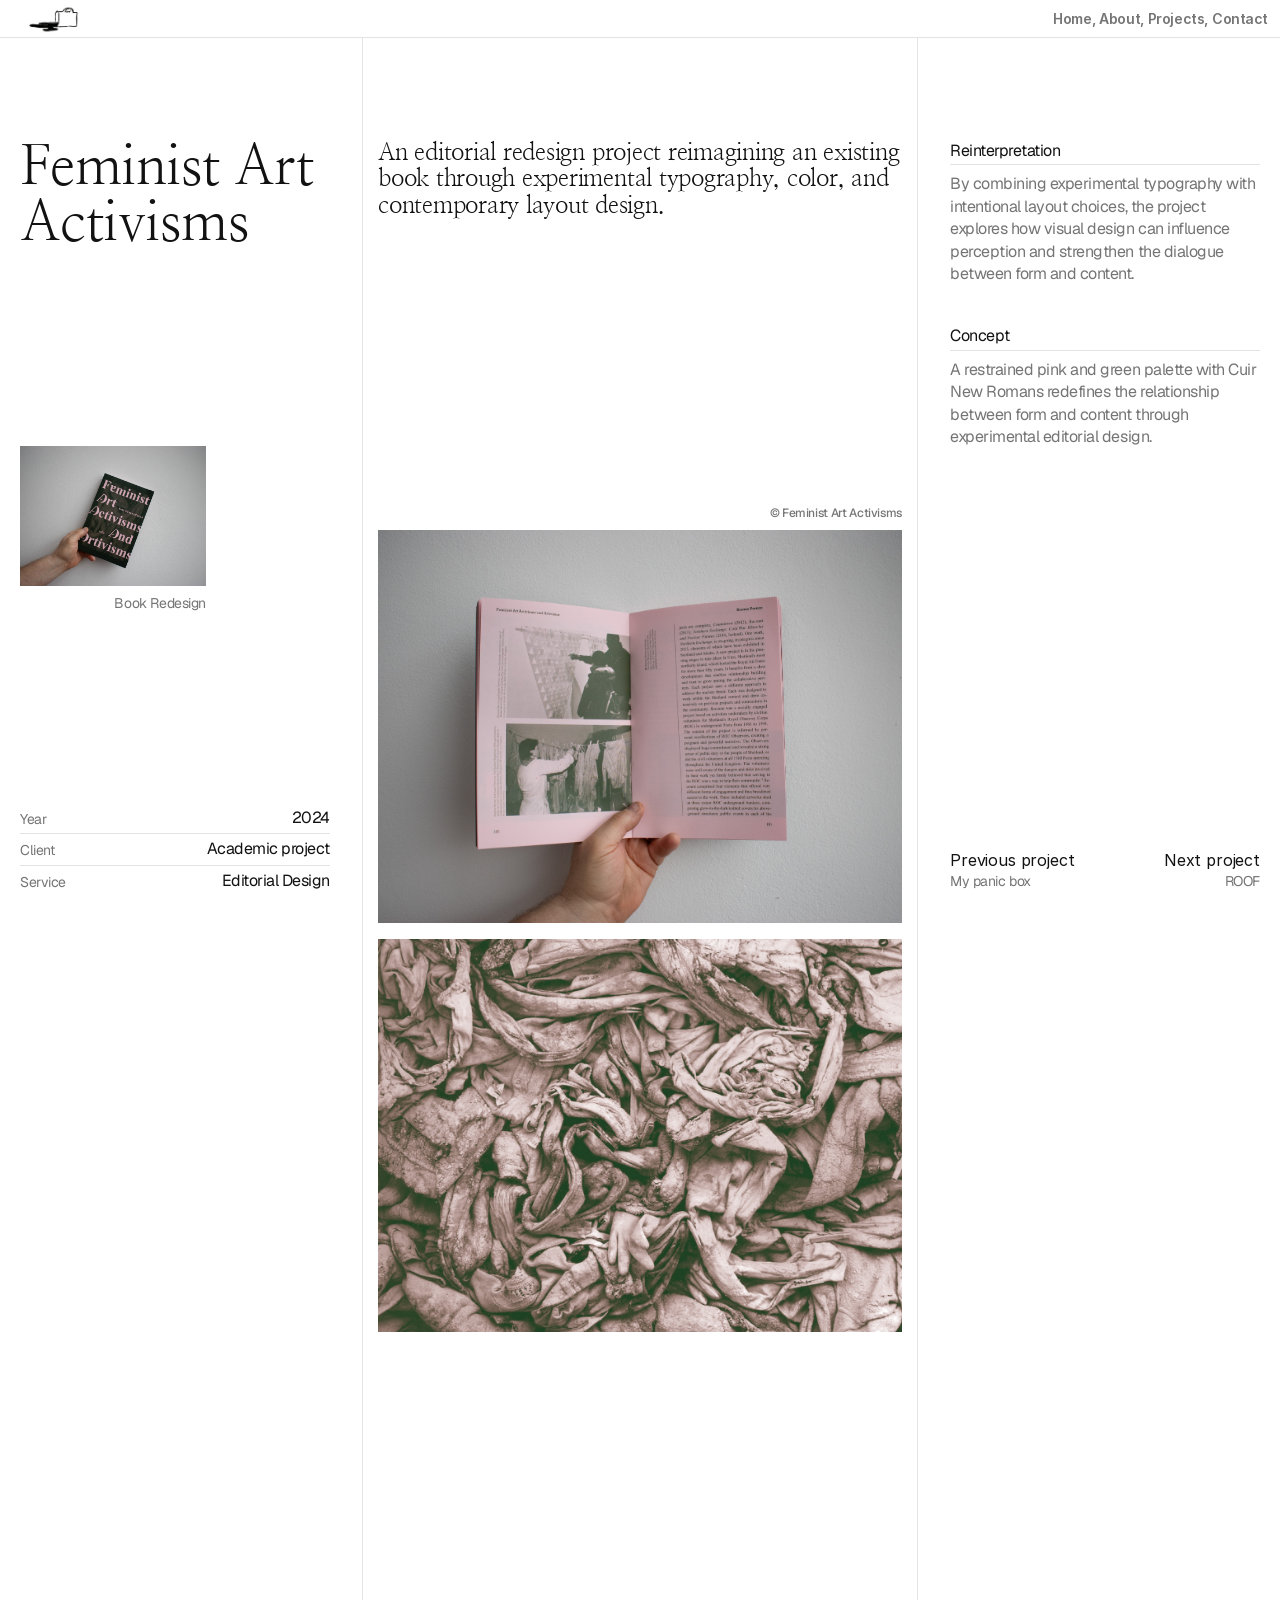
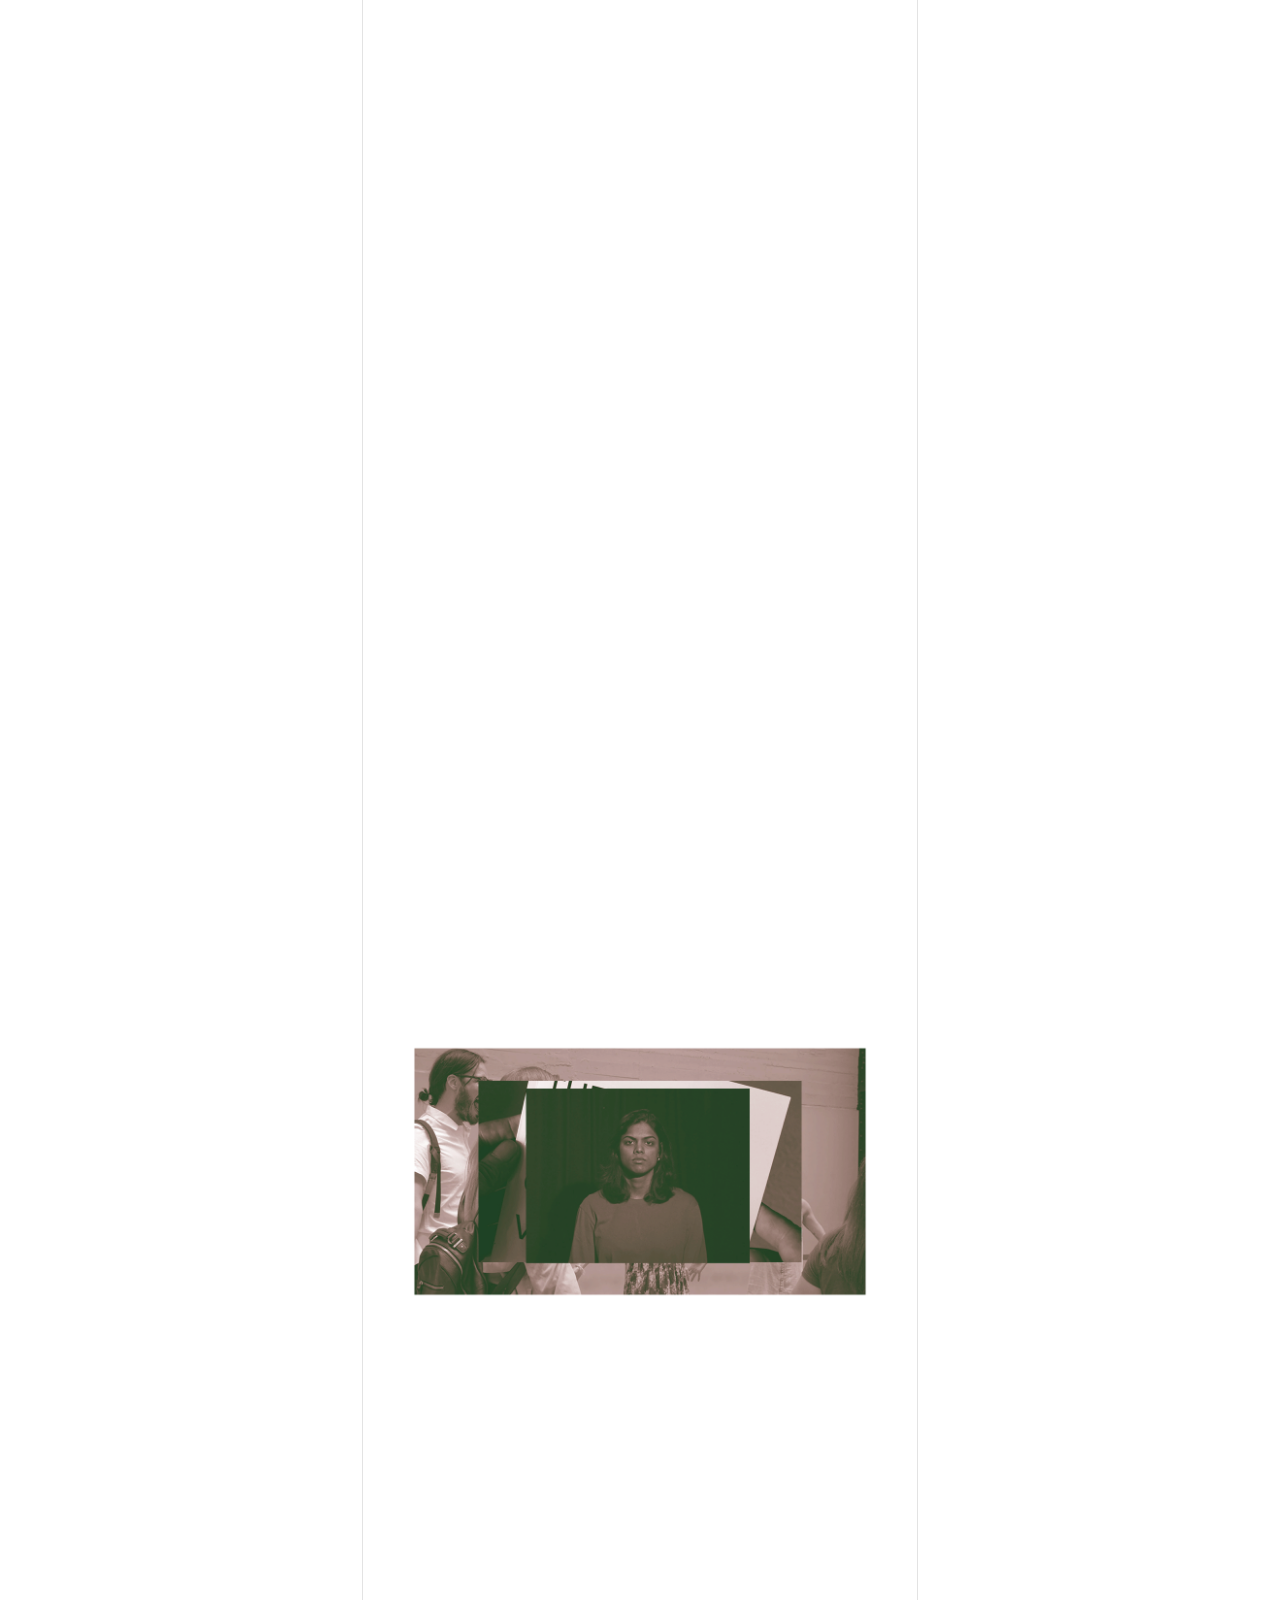
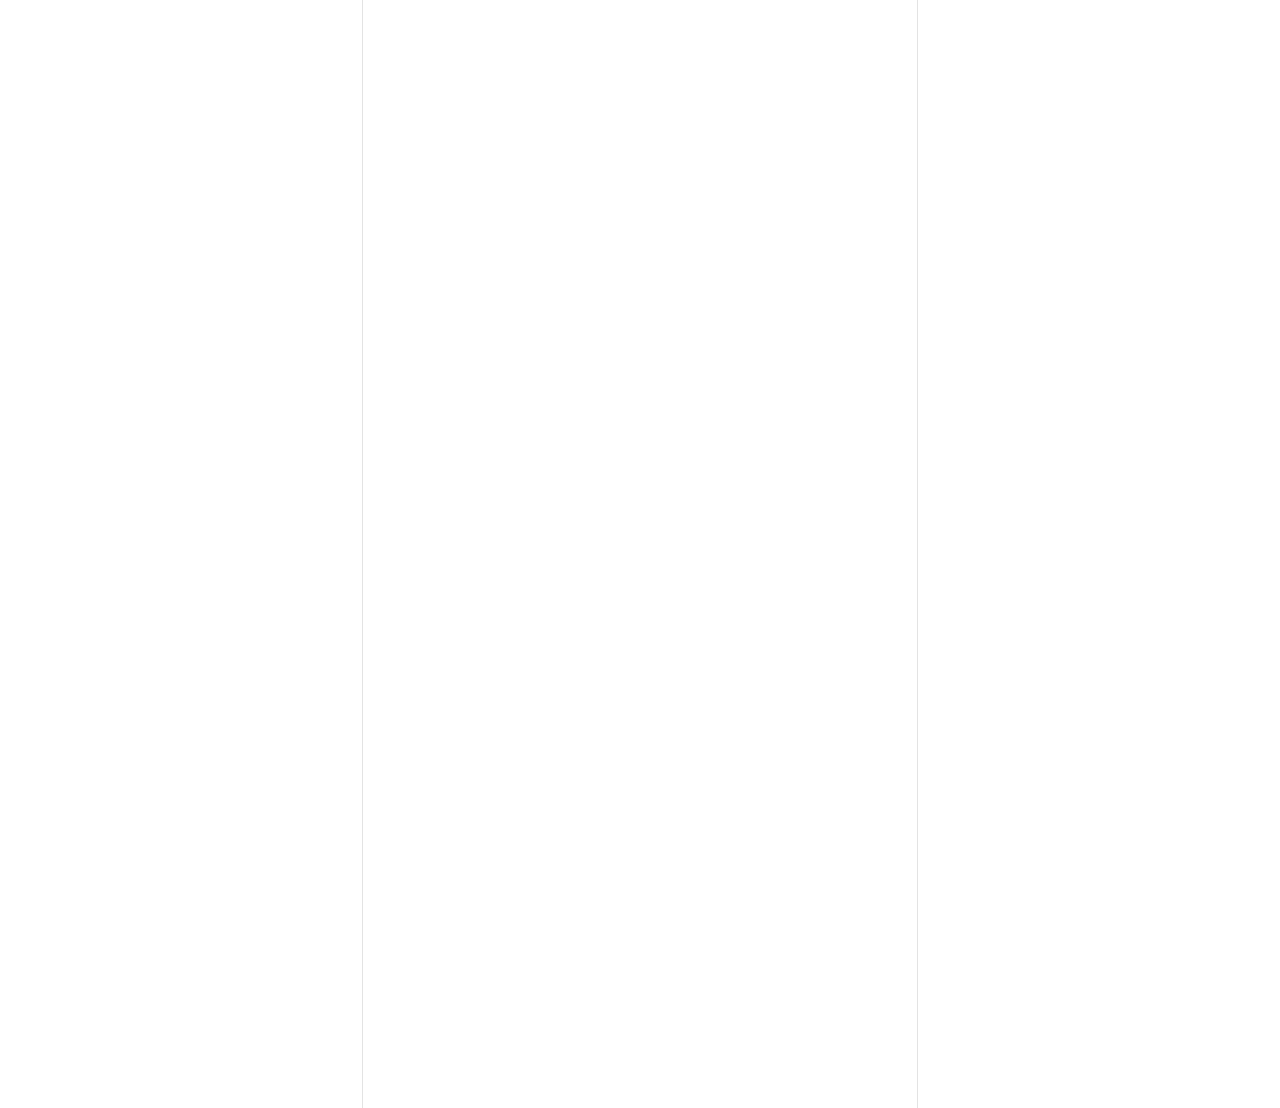
<file: work/feminist-art-activisms-and-artivisms.html>
<!doctype html>


<html lang="en" data-redirect-timezone="1">
<head>
	<meta charset="utf-8">
	<meta name="viewport" content="width=device-width">
	
	<title>Feminist Art Activisms - Maelle</title>
    <meta name="description" content="An editorial redesign project reimagining an existing book through experimental typography, color, and contemporary layout design.">
    
    
    
    <link href="../assets/images/dPSWd9SUaoFMMivwNRECpbYspUs.png" rel="icon" media="(prefers-color-scheme: light)">
    <link href="../assets/images/dPSWd9SUaoFMMivwNRECpbYspUs.png" rel="icon" media="(prefers-color-scheme: dark)">
    <link rel="apple-touch-icon" href="../assets/images/ZJ5gLLBhANKzpQMgEnhyMZU3w.png">
    
    <meta property="og:type" content="website">
    <meta property="og:title" content="Feminist Art Activisms - Maelle">
    <meta property="og:description" content="An editorial redesign project reimagining an existing book through experimental typography, color, and contemporary layout design.">
    
    
    <meta name="twitter:card" content="summary_large_image">
    <meta name="twitter:title" content="Feminist Art Activisms - Maelle">
    <meta name="twitter:description" content="An editorial redesign project reimagining an existing book through experimental typography, color, and contemporary layout design.">
    
	
	
	
	
	
    
    
	
	<style data-portfolio-font-css>/* cyrillic-ext */
@font-face {
  font-family: 'Geist';
  font-style: normal;
  font-weight: 500;
  font-display: swap;
  src: url(../assets/type/s/geist/v5/gyBhhwUxId8gMGYQMKR3pzfaWI_RruMIl5na-1Q.woff2) format('woff2');
  unicode-range: U+0460-052F, U+1C80-1C8A, U+20B4, U+2DE0-2DFF, U+A640-A69F, U+FE2E-FE2F;
}
/* cyrillic */
@font-face {
  font-family: 'Geist';
  font-style: normal;
  font-weight: 500;
  font-display: swap;
  src: url(../assets/type/s/geist/v5/gyBhhwUxId8gMGYQMKR3pzfaWI_RruMInpna-1Q.woff2) format('woff2');
  unicode-range: U+0301, U+0400-045F, U+0490-0491, U+04B0-04B1, U+2116;
}
/* vietnamese */
@font-face {
  font-family: 'Geist';
  font-style: normal;
  font-weight: 500;
  font-display: swap;
  src: url(../assets/type/s/geist/v5/gyBhhwUxId8gMGYQMKR3pzfaWI_RruMIlZna-1Q.woff2) format('woff2');
  unicode-range: U+0102-0103, U+0110-0111, U+0128-0129, U+0168-0169, U+01A0-01A1, U+01AF-01B0, U+0300-0301, U+0303-0304, U+0308-0309, U+0323, U+0329, U+1EA0-1EF9, U+20AB;
}
/* latin-ext */
@font-face {
  font-family: 'Geist';
  font-style: normal;
  font-weight: 500;
  font-display: swap;
  src: url(../assets/type/s/geist/v5/gyBhhwUxId8gMGYQMKR3pzfaWI_RruMIlJna-1Q.woff2) format('woff2');
  unicode-range: U+0100-02BA, U+02BD-02C5, U+02C7-02CC, U+02CE-02D7, U+02DD-02FF, U+0304, U+0308, U+0329, U+1D00-1DBF, U+1E00-1E9F, U+1EF2-1EFF, U+2020, U+20A0-20AB, U+20AD-20C4, U+2113, U+2C60-2C7F, U+A720-A7FF;
}
/* latin */
@font-face {
  font-family: 'Geist';
  font-style: normal;
  font-weight: 500;
  font-display: swap;
  src: url(../assets/type/s/geist/v5/gyBhhwUxId8gMGYQMKR3pzfaWI_RruMImpna.woff2) format('woff2');
  unicode-range: U+0000-00FF, U+0131, U+0152-0153, U+02BB-02BC, U+02C6, U+02DA, U+02DC, U+0304, U+0308, U+0329, U+2000-206F, U+20AC, U+2122, U+2191, U+2193, U+2212, U+2215, U+FEFF, U+FFFD;
}

@font-face { font-family: "Geist"; src: url("../assets/type/s/geist/v5/gyBhhwUxId8gMGYQMKR3pzfaWI_RnOM4mJPby1QNtA.woff2"); font-display: swap; font-style: normal; font-weight: 400 }
@font-face { font-family: "Geist"; src: url("../assets/type/s/geist/v5/gyBhhwUxId8gMGYQMKR3pzfaWI_Re-Q4mJPby1QNtA.woff2"); font-display: swap; font-style: normal; font-weight: 700 }
@font-face { font-family: "Inter"; src: url("../assets/fonts/5vvr9Vy74if2I6bQbJvbw7SY1pQ.woff2"); font-display: swap; font-style: normal; font-weight: 400; unicode-range: U+0460-052F, U+1C80-1C88, U+20B4, U+2DE0-2DFF, U+A640-A69F, U+FE2E-FE2F }
@font-face { font-family: "Inter"; src: url("../assets/fonts/EOr0mi4hNtlgWNn9if640EZzXCo.woff2"); font-display: swap; font-style: normal; font-weight: 400; unicode-range: U+0301, U+0400-045F, U+0490-0491, U+04B0-04B1, U+2116 }
@font-face { font-family: "Inter"; src: url("../assets/fonts/Y9k9QrlZAqio88Klkmbd8VoMQc.woff2"); font-display: swap; font-style: normal; font-weight: 400; unicode-range: U+1F00-1FFF }
@font-face { font-family: "Inter"; src: url("../assets/fonts/OYrD2tBIBPvoJXiIHnLoOXnY9M.woff2"); font-display: swap; font-style: normal; font-weight: 400; unicode-range: U+0370-03FF }
@font-face { font-family: "Inter"; src: url("../assets/fonts/JeYwfuaPfZHQhEG8U5gtPDZ7WQ.woff2"); font-display: swap; font-style: normal; font-weight: 400; unicode-range: U+0100-024F, U+0259, U+1E00-1EFF, U+2020, U+20A0-20AB, U+20AD-20CF, U+2113, U+2C60-2C7F, U+A720-A7FF }
@font-face { font-family: "Inter"; src: url("../assets/fonts/GrgcKwrN6d3Uz8EwcLHZxwEfC4.woff2"); font-display: swap; font-style: normal; font-weight: 400; unicode-range: U+0000-00FF, U+0131, U+0152-0153, U+02BB-02BC, U+02C6, U+02DA, U+02DC, U+2000-206F, U+2070, U+2074-207E, U+2080-208E, U+20AC, U+2122, U+2191, U+2193, U+2212, U+2215, U+FEFF, U+FFFD }
@font-face { font-family: "Inter"; src: url("../assets/fonts/b6Y37FthZeALduNqHicBT6FutY.woff2"); font-display: swap; font-style: normal; font-weight: 400; unicode-range: U+0102-0103, U+0110-0111, U+0128-0129, U+0168-0169, U+01A0-01A1, U+01AF-01B0, U+1EA0-1EF9, U+20AB }
@font-face { font-family: "Inter"; src: url("../assets/fonts/DpPBYI0sL4fYLgAkX8KXOPVt7c.woff2"); font-display: swap; font-style: normal; font-weight: 700; unicode-range: U+0460-052F, U+1C80-1C88, U+20B4, U+2DE0-2DFF, U+A640-A69F, U+FE2E-FE2F }
@font-face { font-family: "Inter"; src: url("../assets/fonts/4RAEQdEOrcnDkhHiiCbJOw92Lk.woff2"); font-display: swap; font-style: normal; font-weight: 700; unicode-range: U+0301, U+0400-045F, U+0490-0491, U+04B0-04B1, U+2116 }
@font-face { font-family: "Inter"; src: url("../assets/fonts/1K3W8DizY3v4emK8Mb08YHxTbs.woff2"); font-display: swap; font-style: normal; font-weight: 700; unicode-range: U+1F00-1FFF }
@font-face { font-family: "Inter"; src: url("../assets/fonts/tUSCtfYVM1I1IchuyCwz9gDdQ.woff2"); font-display: swap; font-style: normal; font-weight: 700; unicode-range: U+0370-03FF }
@font-face { font-family: "Inter"; src: url("../assets/fonts/VgYFWiwsAC5OYxAycRXXvhze58.woff2"); font-display: swap; font-style: normal; font-weight: 700; unicode-range: U+0100-024F, U+0259, U+1E00-1EFF, U+2020, U+20A0-20AB, U+20AD-20CF, U+2113, U+2C60-2C7F, U+A720-A7FF }
@font-face { font-family: "Inter"; src: url("../assets/fonts/syRNPWzAMIrcJ3wIlPIP43KjQs.woff2"); font-display: swap; font-style: normal; font-weight: 700; unicode-range: U+0000-00FF, U+0131, U+0152-0153, U+02BB-02BC, U+02C6, U+02DA, U+02DC, U+2000-206F, U+2070, U+2074-207E, U+2080-208E, U+20AC, U+2122, U+2191, U+2193, U+2212, U+2215, U+FEFF, U+FFFD }
@font-face { font-family: "Inter"; src: url("../assets/fonts/GIryZETIX4IFypco5pYZONKhJIo.woff2"); font-display: swap; font-style: normal; font-weight: 700; unicode-range: U+0102-0103, U+0110-0111, U+0128-0129, U+0168-0169, U+01A0-01A1, U+01AF-01B0, U+1EA0-1EF9, U+20AB }
@font-face { font-family: "Inter"; src: url("../assets/fonts/H89BbHkbHDzlxZzxi8uPzTsp90.woff2"); font-display: swap; font-style: italic; font-weight: 700; unicode-range: U+0460-052F, U+1C80-1C88, U+20B4, U+2DE0-2DFF, U+A640-A69F, U+FE2E-FE2F }
@font-face { font-family: "Inter"; src: url("../assets/fonts/u6gJwDuwB143kpNK1T1MDKDWkMc.woff2"); font-display: swap; font-style: italic; font-weight: 700; unicode-range: U+0301, U+0400-045F, U+0490-0491, U+04B0-04B1, U+2116 }
@font-face { font-family: "Inter"; src: url("../assets/fonts/43sJ6MfOPh1LCJt46OvyDuSbA6o.woff2"); font-display: swap; font-style: italic; font-weight: 700; unicode-range: U+1F00-1FFF }
@font-face { font-family: "Inter"; src: url("../assets/fonts/wccHG0r4gBDAIRhfHiOlq6oEkqw.woff2"); font-display: swap; font-style: italic; font-weight: 700; unicode-range: U+0370-03FF }
@font-face { font-family: "Inter"; src: url("../assets/fonts/WZ367JPwf9bRW6LdTHN8rXgSjw.woff2"); font-display: swap; font-style: italic; font-weight: 700; unicode-range: U+0100-024F, U+0259, U+1E00-1EFF, U+2020, U+20A0-20AB, U+20AD-20CF, U+2113, U+2C60-2C7F, U+A720-A7FF }
@font-face { font-family: "Inter"; src: url("../assets/fonts/ia3uin3hQWqDrVloC1zEtYHWw.woff2"); font-display: swap; font-style: italic; font-weight: 700; unicode-range: U+0000-00FF, U+0131, U+0152-0153, U+02BB-02BC, U+02C6, U+02DA, U+02DC, U+2000-206F, U+2070, U+2074-207E, U+2080-208E, U+20AC, U+2122, U+2191, U+2193, U+2212, U+2215, U+FEFF, U+FFFD }
@font-face { font-family: "Inter"; src: url("../assets/fonts/2A4Xx7CngadFGlVV4xrO06OBHY.woff2"); font-display: swap; font-style: italic; font-weight: 700; unicode-range: U+0102-0103, U+0110-0111, U+0128-0129, U+0168-0169, U+01A0-01A1, U+01AF-01B0, U+1EA0-1EF9, U+20AB }
@font-face { font-family: "Inter"; src: url("../assets/fonts/CfMzU8w2e7tHgF4T4rATMPuWosA.woff2"); font-display: swap; font-style: italic; font-weight: 400; unicode-range: U+0460-052F, U+1C80-1C88, U+20B4, U+2DE0-2DFF, U+A640-A69F, U+FE2E-FE2F }
@font-face { font-family: "Inter"; src: url("../assets/fonts/867QObYax8ANsfX4TGEVU9YiCM.woff2"); font-display: swap; font-style: italic; font-weight: 400; unicode-range: U+0301, U+0400-045F, U+0490-0491, U+04B0-04B1, U+2116 }
@font-face { font-family: "Inter"; src: url("../assets/fonts/Oyn2ZbENFdnW7mt2Lzjk1h9Zb9k.woff2"); font-display: swap; font-style: italic; font-weight: 400; unicode-range: U+1F00-1FFF }
@font-face { font-family: "Inter"; src: url("../assets/fonts/cdAe8hgZ1cMyLu9g005pAW3xMo.woff2"); font-display: swap; font-style: italic; font-weight: 400; unicode-range: U+0370-03FF }
@font-face { font-family: "Inter"; src: url("../assets/fonts/DOfvtmE1UplCq161m6Hj8CSQYg.woff2"); font-display: swap; font-style: italic; font-weight: 400; unicode-range: U+0100-024F, U+0259, U+1E00-1EFF, U+2020, U+20A0-20AB, U+20AD-20CF, U+2113, U+2C60-2C7F, U+A720-A7FF }
@font-face { font-family: "Inter"; src: url("../assets/fonts/pKRFNWFoZl77qYCAIp84lN1h944.woff2"); font-display: swap; font-style: italic; font-weight: 400; unicode-range: U+0000-00FF, U+0131, U+0152-0153, U+02BB-02BC, U+02C6, U+02DA, U+02DC, U+2000-206F, U+2070, U+2074-207E, U+2080-208E, U+20AC, U+2122, U+2191, U+2193, U+2212, U+2215, U+FEFF, U+FFFD }
@font-face { font-family: "Inter"; src: url("../assets/fonts/tKtBcDnBMevsEEJKdNGhhkLzYo.woff2"); font-display: swap; font-style: italic; font-weight: 400; unicode-range: U+0102-0103, U+0110-0111, U+0128-0129, U+0168-0169, U+01A0-01A1, U+01AF-01B0, U+1EA0-1EF9, U+20AB }
@font-face { font-family: "Inter"; src: url("../assets/fonts/5A3Ce6C9YYmCjpQx9M4inSaKU.woff2"); font-display: swap; font-style: normal; font-weight: 500; unicode-range: U+0460-052F, U+1C80-1C88, U+20B4, U+2DE0-2DFF, U+A640-A69F, U+FE2E-FE2F }
@font-face { font-family: "Inter"; src: url("../assets/fonts/Qx95Xyt0Ka3SGhinnbXIGpEIyP4.woff2"); font-display: swap; font-style: normal; font-weight: 500; unicode-range: U+0301, U+0400-045F, U+0490-0491, U+04B0-04B1, U+2116 }
@font-face { font-family: "Inter"; src: url("../assets/fonts/6mJuEAguuIuMog10gGvH5d3cl8.woff2"); font-display: swap; font-style: normal; font-weight: 500; unicode-range: U+1F00-1FFF }
@font-face { font-family: "Inter"; src: url("../assets/fonts/xYYWaj7wCU5zSQH0eXvSaS19wo.woff2"); font-display: swap; font-style: normal; font-weight: 500; unicode-range: U+0370-03FF }
@font-face { font-family: "Inter"; src: url("../assets/fonts/otTaNuNpVK4RbdlT7zDDdKvQBA.woff2"); font-display: swap; font-style: normal; font-weight: 500; unicode-range: U+0100-024F, U+0259, U+1E00-1EFF, U+2020, U+20A0-20AB, U+20AD-20CF, U+2113, U+2C60-2C7F, U+A720-A7FF }
@font-face { font-family: "Inter"; src: url("../assets/fonts/d3tHnaQIAeqiE5hGcRw4mmgWYU.woff2"); font-display: swap; font-style: normal; font-weight: 500; unicode-range: U+0000-00FF, U+0131, U+0152-0153, U+02BB-02BC, U+02C6, U+02DA, U+02DC, U+2000-206F, U+2074, U+20AC, U+2122, U+2191, U+2193, U+2212, U+2215, U+FEFF, U+FFFD }
@font-face { font-family: "Inter"; src: url("../assets/fonts/DolVirEGb34pEXEp8t8FQBSK4.woff2"); font-display: swap; font-style: normal; font-weight: 500; unicode-range: U+0102-0103, U+0110-0111, U+0128-0129, U+0168-0169, U+01A0-01A1, U+01AF-01B0, U+1EA0-1EF9, U+20AB }
@font-face { font-family: "Inter"; src: url("../assets/fonts/DXD0Q7LSl7HEvDzucnyLnGBHM.woff2"); font-display: swap; font-style: normal; font-weight: 700; unicode-range: U+0000-00FF, U+0131, U+0152-0153, U+02BB-02BC, U+02C6, U+02DA, U+02DC, U+2000-206F, U+2074, U+20AC, U+2122, U+2191, U+2193, U+2212, U+2215, U+FEFF, U+FFFD }
@font-face { font-family: "Inter"; src: url("../assets/fonts/QxmhnWTzLtyjIiZcfaLIJ8EFBXU.woff2"); font-display: swap; font-style: italic; font-weight: 700; unicode-range: U+0000-00FF, U+0131, U+0152-0153, U+02BB-02BC, U+02C6, U+02DA, U+02DC, U+2000-206F, U+2074, U+20AC, U+2122, U+2191, U+2193, U+2212, U+2215, U+FEFF, U+FFFD }
@font-face { font-family: "Inter"; src: url("../assets/fonts/vFzuJY0c65av44uhEKB6vyjFMg.woff2"); font-display: swap; font-style: italic; font-weight: 400; unicode-range: U+0000-00FF, U+0131, U+0152-0153, U+02BB-02BC, U+02C6, U+02DA, U+02DC, U+2000-206F, U+2074, U+20AC, U+2122, U+2191, U+2193, U+2212, U+2215, U+FEFF, U+FFFD }
@font-face { font-family: "Inter"; src: url("../assets/fonts/vQyevYAyHtARFwPqUzQGpnDs.woff2"); font-display: swap; font-style: normal; font-weight: 400; unicode-range: U+0000-00FF, U+0131, U+0152-0153, U+02BB-02BC, U+02C6, U+02DA, U+02DC, U+2000-206F, U+2074, U+20AC, U+2122, U+2191, U+2193, U+2212, U+2215, U+FEFF, U+FFFD }
@font-face { font-family: "Inter"; src: url("../assets/fonts/hyOgCu0Xnghbimh0pE8QTvtt2AU.woff2"); font-display: swap; font-style: normal; font-weight: 600; unicode-range: U+0460-052F, U+1C80-1C88, U+20B4, U+2DE0-2DFF, U+A640-A69F, U+FE2E-FE2F }
@font-face { font-family: "Inter"; src: url("../assets/fonts/NeGmSOXrPBfEFIy5YZeHq17LEDA.woff2"); font-display: swap; font-style: normal; font-weight: 600; unicode-range: U+0301, U+0400-045F, U+0490-0491, U+04B0-04B1, U+2116 }
@font-face { font-family: "Inter"; src: url("../assets/fonts/oYaAX5himiTPYuN8vLWnqBbfD2s.woff2"); font-display: swap; font-style: normal; font-weight: 600; unicode-range: U+1F00-1FFF }
@font-face { font-family: "Inter"; src: url("../assets/fonts/lEJLP4R0yuCaMCjSXYHtJw72M.woff2"); font-display: swap; font-style: normal; font-weight: 600; unicode-range: U+0370-03FF }
@font-face { font-family: "Inter"; src: url("../assets/fonts/cRJyLNuTJR5jbyKzGi33wU9cqIQ.woff2"); font-display: swap; font-style: normal; font-weight: 600; unicode-range: U+0100-024F, U+0259, U+1E00-1EFF, U+2020, U+20A0-20AB, U+20AD-20CF, U+2113, U+2C60-2C7F, U+A720-A7FF }
@font-face { font-family: "Inter"; src: url("../assets/fonts/1ZFS7N918ojhhd0nQWdj3jz4w.woff2"); font-display: swap; font-style: normal; font-weight: 600; unicode-range: U+0000-00FF, U+0131, U+0152-0153, U+02BB-02BC, U+02C6, U+02DA, U+02DC, U+2000-206F, U+2074, U+20AC, U+2122, U+2191, U+2193, U+2212, U+2215, U+FEFF, U+FFFD }
@font-face { font-family: "Inter"; src: url("../assets/fonts/A0Wcc7NgXMjUuFdquHDrIZpzZw0.woff2"); font-display: swap; font-style: normal; font-weight: 600; unicode-range: U+0102-0103, U+0110-0111, U+0128-0129, U+0168-0169, U+01A0-01A1, U+01AF-01B0, U+1EA0-1EF9, U+20AB }
@font-face { font-family: "Inter"; src: url("../assets/fonts/vxBnBhH8768IFAXAb4Qf6wQHKs.woff2"); font-display: swap; font-style: italic; font-weight: 600; unicode-range: U+0460-052F, U+1C80-1C88, U+20B4, U+2DE0-2DFF, U+A640-A69F, U+FE2E-FE2F }
@font-face { font-family: "Inter"; src: url("../assets/fonts/zSsEuoJdh8mcFVk976C05ZfQr8.woff2"); font-display: swap; font-style: italic; font-weight: 600; unicode-range: U+0301, U+0400-045F, U+0490-0491, U+04B0-04B1, U+2116 }
@font-face { font-family: "Inter"; src: url("../assets/fonts/b8ezwLrN7h2AUoPEENcsTMVJ0.woff2"); font-display: swap; font-style: italic; font-weight: 600; unicode-range: U+1F00-1FFF }
@font-face { font-family: "Inter"; src: url("../assets/fonts/mvNEIBLyHbscgHtwfsByjXUz3XY.woff2"); font-display: swap; font-style: italic; font-weight: 600; unicode-range: U+0370-03FF }
@font-face { font-family: "Inter"; src: url("../assets/fonts/6FI2EneKzM3qBy5foOZXey7coCA.woff2"); font-display: swap; font-style: italic; font-weight: 600; unicode-range: U+0100-024F, U+0259, U+1E00-1EFF, U+2020, U+20A0-20AB, U+20AD-20CF, U+2113, U+2C60-2C7F, U+A720-A7FF }
@font-face { font-family: "Inter"; src: url("../assets/fonts/qrVgiXNd6RuQjETYQiVQ9nqCk.woff2"); font-display: swap; font-style: italic; font-weight: 600; unicode-range: U+0000-00FF, U+0131, U+0152-0153, U+02BB-02BC, U+02C6, U+02DA, U+02DC, U+2000-206F, U+2074, U+20AC, U+2122, U+2191, U+2193, U+2212, U+2215, U+FEFF, U+FFFD }
@font-face { font-family: "Inter"; src: url("../assets/fonts/NHHeAKJVP0ZWHk5YZnQQChIsBM.woff2"); font-display: swap; font-style: italic; font-weight: 600; unicode-range: U+0102-0103, U+0110-0111, U+0128-0129, U+0168-0169, U+01A0-01A1, U+01AF-01B0, U+1EA0-1EF9, U+20AB }
@font-face { font-family: "Geist Placeholder"; src: local("Arial"); ascent-override: 94.56%; descent-override: 27.76%; line-gap-override: 0.00%; size-adjust: 106.28% }
@font-face { font-family: "Inter Placeholder"; src: local("Arial"); ascent-override: 89.79%; descent-override: 22.36%; line-gap-override: 0.00%; size-adjust: 107.89% }</style>
	
    
    
    
    
	
	<meta name="robots" content="max-image-preview:large"><style data-portfolio-breakpoint-css>@media(min-width: 1200px){.hidden-1yt7si7{display:none!important}}@media(min-width: 810px) and (max-width: 1199px){.hidden-ghmmpj{display:none!important}}@media(max-width: 809px){.hidden-13ocm5g{display:none!important}}@media(min-width: 1200px){.hidden-n8x598{display:none!important}}@media(min-width: 810px) and (max-width: 1199.98px){.hidden-65vi6m{display:none!important}}@media(max-width: 809.98px){.hidden-uve8ak{display:none!important}}</style><style data-portfolio-css-ssr-minified data-portfolio-components="portfolio-lib-cursors-host portfolio-A0dGk PropertyOverrides portfolio-dhdjT portfolio-lib-combinedCSSRules portfolio-ohg0r portfolio-wqyTq portfolio-RgP1I portfolio-9ZHsL">html,body,#main{box-sizing:border-box;margin:0;padding:0}:root{-webkit-font-smoothing:antialiased;-moz-osx-font-smoothing:grayscale}*{box-sizing:border-box;-webkit-font-smoothing:inherit}h1,h2,h3,h4,h5,h6,p,figure{margin:0}body,input,textarea,select,button{font-family:sans-serif;font-size:12px}body{--token-c4c0c9d2-546e-4038-b872-dd5d46e58f89:#fff;--token-35ce533d-90fd-45de-b94b-75330adda861:#121212;--token-39316b97-7dc9-462e-a078-1fd981342ab6:#e3e3e3;--token-972af2b6-d59f-423b-8bfd-42c3439d4c75:#757575}@supports (z-index:calc(infinity)){#__portfolio-badge-container{--infinity:infinity}}#__portfolio-badge-container{pointer-events:none;width:100%;z-index:calc(var(--infinity,2147480000));justify-content:flex-end;padding:20px;display:flex;position:fixed;bottom:0}body{--portfolio-will-change-override:none}@supports (background:-webkit-named-image(i)) and (not (grid-template-rows:subgrid)){body{--portfolio-will-change-override:transform}}body{--portfolio-will-change-filter-override:none}@supports (background:-webkit-named-image(i)) and (not (position-area:top right)){body{--portfolio-will-change-filter-override:filter}}[data-portfolio-component-type]{position:absolute}[data-portfolio-component-type=Text]{cursor:inherit}[data-portfolio-component-text-autosized] *{white-space:pre}[data-portfolio-component-type=Text]>*{text-align:var(--portfolio-text-alignment,start)}[data-portfolio-component-type=Text] span span,[data-portfolio-component-type=Text] p span,[data-portfolio-component-type=Text] h1 span,[data-portfolio-component-type=Text] h2 span,[data-portfolio-component-type=Text] h3 span,[data-portfolio-component-type=Text] h4 span,[data-portfolio-component-type=Text] h5 span,[data-portfolio-component-type=Text] h6 span{display:block}[data-portfolio-component-type=Text] span span span,[data-portfolio-component-type=Text] p span span,[data-portfolio-component-type=Text] h1 span span,[data-portfolio-component-type=Text] h2 span span,[data-portfolio-component-type=Text] h3 span span,[data-portfolio-component-type=Text] h4 span span,[data-portfolio-component-type=Text] h5 span span,[data-portfolio-component-type=Text] h6 span span{display:unset}[data-portfolio-component-type=Text] div div span,[data-portfolio-component-type=Text] a div span,[data-portfolio-component-type=Text] span span span,[data-portfolio-component-type=Text] p span span,[data-portfolio-component-type=Text] h1 span span,[data-portfolio-component-type=Text] h2 span span,[data-portfolio-component-type=Text] h3 span span,[data-portfolio-component-type=Text] h4 span span,[data-portfolio-component-type=Text] h5 span span,[data-portfolio-component-type=Text] h6 span span,[data-portfolio-component-type=Text] a{font-family:var(--font-family);font-style:var(--font-style);font-weight:min(calc(var(--portfolio-font-weight-increase,0) + var(--font-weight,400)), 900);color:var(--text-color);letter-spacing:var(--letter-spacing);font-size:var(--font-size);text-transform:var(--text-transform);--text-decoration:var(--portfolio-text-decoration-style,solid) var(--portfolio-text-decoration,none) var(--portfolio-text-decoration-color,currentcolor) var(--portfolio-text-decoration-thickness,auto);--text-decoration-skip-ink:var(--portfolio-text-decoration-skip-ink);--text-underline-offset:var(--portfolio-text-decoration-offset);line-height:var(--line-height);--font-family:var(--portfolio-font-family);--font-style:var(--portfolio-font-style);--font-weight:var(--portfolio-font-weight);--text-color:var(--portfolio-text-color);--letter-spacing:var(--portfolio-letter-spacing);--font-size:var(--portfolio-font-size);--text-transform:var(--portfolio-text-transform);--line-height:var(--portfolio-line-height)}[data-portfolio-component-type=Text] a,[data-portfolio-component-type=Text] a div span,[data-portfolio-component-type=Text] a span span span,[data-portfolio-component-type=Text] a p span span,[data-portfolio-component-type=Text] a h1 span span,[data-portfolio-component-type=Text] a h2 span span,[data-portfolio-component-type=Text] a h3 span span,[data-portfolio-component-type=Text] a h4 span span,[data-portfolio-component-type=Text] a h5 span span,[data-portfolio-component-type=Text] a h6 span span{--font-family:var(--portfolio-link-font-family,var(--portfolio-font-family));--font-style:var(--portfolio-link-font-style,var(--portfolio-font-style));--font-weight:var(--portfolio-link-font-weight,var(--portfolio-font-weight));--text-color:var(--portfolio-link-text-color,var(--portfolio-text-color));--font-size:var(--portfolio-link-font-size,var(--portfolio-font-size));--text-transform:var(--portfolio-link-text-transform,var(--portfolio-text-transform));--text-decoration:var(--portfolio-link-text-decoration-style,var(--portfolio-text-decoration-style,solid)) var(--portfolio-link-text-decoration,var(--portfolio-text-decoration,none)) var(--portfolio-link-text-decoration-color,var(--portfolio-text-decoration-color,currentcolor)) var(--portfolio-link-text-decoration-thickness,var(--portfolio-text-decoration-thickness,auto));--text-decoration-skip-ink:var(--portfolio-link-text-decoration-skip-ink,var(--portfolio-text-decoration-skip-ink));--text-underline-offset:var(--portfolio-link-text-decoration-offset,var(--portfolio-text-decoration-offset))}[data-portfolio-component-type=Text] a:hover,[data-portfolio-component-type=Text] a div span:hover,[data-portfolio-component-type=Text] a span span span:hover,[data-portfolio-component-type=Text] a p span span:hover,[data-portfolio-component-type=Text] a h1 span span:hover,[data-portfolio-component-type=Text] a h2 span span:hover,[data-portfolio-component-type=Text] a h3 span span:hover,[data-portfolio-component-type=Text] a h4 span span:hover,[data-portfolio-component-type=Text] a h5 span span:hover,[data-portfolio-component-type=Text] a h6 span span:hover{--font-family:var(--portfolio-link-hover-font-family,var(--portfolio-link-font-family,var(--portfolio-font-family)));--font-style:var(--portfolio-link-hover-font-style,var(--portfolio-link-font-style,var(--portfolio-font-style)));--font-weight:var(--portfolio-link-hover-font-weight,var(--portfolio-link-font-weight,var(--portfolio-font-weight)));--text-color:var(--portfolio-link-hover-text-color,var(--portfolio-link-text-color,var(--portfolio-text-color)));--font-size:var(--portfolio-link-hover-font-size,var(--portfolio-link-font-size,var(--portfolio-font-size)));--text-transform:var(--portfolio-link-hover-text-transform,var(--portfolio-link-text-transform,var(--portfolio-text-transform)));--text-decoration:var(--portfolio-link-hover-text-decoration-style,var(--portfolio-link-text-decoration-style,var(--portfolio-text-decoration-style,solid))) var(--portfolio-link-hover-text-decoration,var(--portfolio-link-text-decoration,var(--portfolio-text-decoration,none))) var(--portfolio-link-hover-text-decoration-color,var(--portfolio-link-text-decoration-color,var(--portfolio-text-decoration-color,currentcolor))) var(--portfolio-link-hover-text-decoration-thickness,var(--portfolio-link-text-decoration-thickness,var(--portfolio-text-decoration-thickness,auto)));--text-decoration-skip-ink:var(--portfolio-link-hover-text-decoration-skip-ink,var(--portfolio-link-text-decoration-skip-ink,var(--portfolio-text-decoration-skip-ink)));--text-underline-offset:var(--portfolio-link-hover-text-decoration-offset,var(--portfolio-link-text-decoration-offset,var(--portfolio-text-decoration-offset)))}[data-portfolio-component-type=Text].isCurrent a,[data-portfolio-component-type=Text].isCurrent a div span,[data-portfolio-component-type=Text].isCurrent a span span span,[data-portfolio-component-type=Text].isCurrent a p span span,[data-portfolio-component-type=Text].isCurrent a h1 span span,[data-portfolio-component-type=Text].isCurrent a h2 span span,[data-portfolio-component-type=Text].isCurrent a h3 span span,[data-portfolio-component-type=Text].isCurrent a h4 span span,[data-portfolio-component-type=Text].isCurrent a h5 span span,[data-portfolio-component-type=Text].isCurrent a h6 span span{--font-family:var(--portfolio-link-current-font-family,var(--portfolio-link-font-family,var(--portfolio-font-family)));--font-style:var(--portfolio-link-current-font-style,var(--portfolio-link-font-style,var(--portfolio-font-style)));--font-weight:var(--portfolio-link-current-font-weight,var(--portfolio-link-font-weight,var(--portfolio-font-weight)));--text-color:var(--portfolio-link-current-text-color,var(--portfolio-link-text-color,var(--portfolio-text-color)));--font-size:var(--portfolio-link-current-font-size,var(--portfolio-link-font-size,var(--portfolio-font-size)));--text-transform:var(--portfolio-link-current-text-transform,var(--portfolio-link-text-transform,var(--portfolio-text-transform)));--text-decoration:var(--portfolio-link-current-text-decoration-style,var(--portfolio-link-text-decoration-style,var(--portfolio-text-decoration-style,solid))) var(--portfolio-link-current-text-decoration,var(--portfolio-link-text-decoration,var(--portfolio-text-decoration,none))) var(--portfolio-link-current-text-decoration-color,var(--portfolio-link-text-decoration-color,var(--portfolio-text-decoration-color,currentcolor))) var(--portfolio-link-current-text-decoration-thickness,var(--portfolio-link-text-decoration-thickness,var(--portfolio-text-decoration-thickness,auto)));--text-decoration-skip-ink:var(--portfolio-link-current-text-decoration-skip-ink,var(--portfolio-link-text-decoration-skip-ink,var(--portfolio-text-decoration-skip-ink)));--text-underline-offset:var(--portfolio-link-current-text-decoration-offset,var(--portfolio-link-text-decoration-offset,var(--portfolio-text-decoration-offset)))}[data-portfolio-component-type=RichTextContainer]{outline:none;flex-direction:column;flex-shrink:0;justify-content:flex-start;display:flex}p.portfolio-text,div.portfolio-text,figure.portfolio-text,h1.portfolio-text,h2.portfolio-text,h3.portfolio-text,h4.portfolio-text,h5.portfolio-text,h6.portfolio-text,ol.portfolio-text,ul.portfolio-text{margin:0;padding:0}p.portfolio-text,div.portfolio-text,h1.portfolio-text,h2.portfolio-text,h3.portfolio-text,h4.portfolio-text,h5.portfolio-text,h6.portfolio-text,li.portfolio-text,ol.portfolio-text,ul.portfolio-text,mark.portfolio-text,span.portfolio-text:not([data-text-fill]){font-family:var(--portfolio-font-family-preview,var(--portfolio-blockquote-font-family,var(--portfolio-font-family,Inter, Inter Placeholder, sans-serif)));font-style:var(--portfolio-font-style-preview,var(--portfolio-blockquote-font-style,var(--portfolio-font-style,normal)));font-weight:var(--portfolio-font-weight-preview,var(--portfolio-blockquote-font-weight,var(--portfolio-font-weight,400)));color:var(--portfolio-blockquote-text-color,var(--portfolio-text-color,#000));font-size:calc(var(--portfolio-blockquote-font-size,var(--portfolio-font-size,16px)) * var(--portfolio-font-size-scale,1));letter-spacing:var(--portfolio-blockquote-letter-spacing,var(--portfolio-letter-spacing,0));text-transform:var(--portfolio-blockquote-text-transform,var(--portfolio-text-transform,none));-webkit-text-decoration-line:var(--portfolio-blockquote-text-decoration,var(--portfolio-text-decoration,initial));text-decoration-line:var(--portfolio-blockquote-text-decoration,var(--portfolio-text-decoration,initial));-webkit-text-decoration-style:var(--portfolio-blockquote-text-decoration-style,var(--portfolio-text-decoration-style,initial));text-decoration-style:var(--portfolio-blockquote-text-decoration-style,var(--portfolio-text-decoration-style,initial));-webkit-text-decoration-color:var(--portfolio-blockquote-text-decoration-color,var(--portfolio-text-decoration-color,initial));text-decoration-color:var(--portfolio-blockquote-text-decoration-color,var(--portfolio-text-decoration-color,initial));text-decoration-thickness:var(--portfolio-blockquote-text-decoration-thickness,var(--portfolio-text-decoration-thickness,initial));text-decoration-skip-ink:var(--portfolio-blockquote-text-decoration-skip-ink,var(--portfolio-text-decoration-skip-ink,initial));text-underline-offset:var(--portfolio-blockquote-text-decoration-offset,var(--portfolio-text-decoration-offset,initial));line-height:var(--portfolio-blockquote-line-height,var(--portfolio-line-height,1.2em));text-align:var(--portfolio-blockquote-text-alignment,var(--portfolio-text-alignment,start));-webkit-text-stroke-width:var(--portfolio-text-stroke-width,initial);-webkit-text-stroke-color:var(--portfolio-text-stroke-color,initial);-moz-font-feature-settings:var(--portfolio-font-open-type-features,initial);-webkit-font-feature-settings:var(--portfolio-font-open-type-features,initial);font-feature-settings:var(--portfolio-font-open-type-features,initial);font-variation-settings:var(--portfolio-font-variation-axes-preview,var(--portfolio-font-variation-axes,normal));text-wrap:var(--portfolio-text-wrap-override,var(--portfolio-text-wrap))}mark.portfolio-text,p.portfolio-text,div.portfolio-text,h1.portfolio-text,h2.portfolio-text,h3.portfolio-text,h4.portfolio-text,h5.portfolio-text,h6.portfolio-text,li.portfolio-text,ol.portfolio-text,ul.portfolio-text{background-color:var(--portfolio-blockquote-text-background-color,var(--portfolio-text-background-color,initial));border-radius:var(--portfolio-blockquote-text-background-radius,var(--portfolio-text-background-radius,initial));corner-shape:var(--portfolio-blockquote-text-background-corner-shape,var(--portfolio-text-background-corner-shape,initial));padding:var(--portfolio-blockquote-text-background-padding,var(--portfolio-text-background-padding,initial))}@supports not (color:color(display-p3 1 1 1)){p.portfolio-text,div.portfolio-text,h1.portfolio-text,h2.portfolio-text,h3.portfolio-text,h4.portfolio-text,h5.portfolio-text,h6.portfolio-text,li.portfolio-text,ol.portfolio-text,ul.portfolio-text,span.portfolio-text:not([data-text-fill]){color:var(--portfolio-blockquote-text-color-rgb,var(--portfolio-blockquote-text-color,var(--portfolio-text-color-rgb,var(--portfolio-text-color,#000))));-webkit-text-stroke-color:var(--portfolio-text-stroke-color-rgb,var(--portfolio-text-stroke-color,initial))}mark.portfolio-text{background-color:var(--portfolio-blockquote-text-background-color-rgb,var(--portfolio-blockquote-text-background-color,var(--portfolio-text-background-color-rgb,var(--portfolio-text-background-color,initial))))}}.portfolio-fit-text .portfolio-text{white-space:nowrap;white-space-collapse:preserve}strong.portfolio-text{font-family:var(--portfolio-blockquote-font-family-bold,var(--portfolio-font-family-bold));font-style:var(--portfolio-blockquote-font-style-bold,var(--portfolio-font-style-bold));font-weight:var(--portfolio-blockquote-font-weight-bold,var(--portfolio-font-weight-bold,bolder));font-variation-settings:var(--portfolio-blockquote-font-variation-axes-bold,var(--portfolio-font-variation-axes-bold))}em.portfolio-text{font-family:var(--portfolio-blockquote-font-family-italic,var(--portfolio-font-family-italic));font-style:var(--portfolio-blockquote-font-style-italic,var(--portfolio-font-style-italic,italic));font-weight:var(--portfolio-blockquote-font-weight-italic,var(--portfolio-font-weight-italic));font-variation-settings:var(--portfolio-blockquote-font-variation-axes-italic,var(--portfolio-font-variation-axes-italic))}em.portfolio-text>strong.portfolio-text{font-family:var(--portfolio-blockquote-font-family-bold-italic,var(--portfolio-font-family-bold-italic));font-style:var(--portfolio-blockquote-font-style-bold-italic,var(--portfolio-font-style-bold-italic,italic));font-weight:var(--portfolio-blockquote-font-weight-bold-italic,var(--portfolio-font-weight-bold-italic,bolder));font-variation-settings:var(--portfolio-blockquote-font-variation-axes-bold-italic,var(--portfolio-font-variation-axes-bold-italic))}p.portfolio-text:not(:first-child),div.portfolio-text:not(:first-child),h1.portfolio-text:not(:first-child),h2.portfolio-text:not(:first-child),h3.portfolio-text:not(:first-child),h4.portfolio-text:not(:first-child),h5.portfolio-text:not(:first-child),h6.portfolio-text:not(:first-child),ol.portfolio-text:not(:first-child),ul.portfolio-text:not(:first-child),blockquote.portfolio-text:not(:first-child),table.portfolio-text:not(:first-child),figure.portfolio-text:not(:first-child),.portfolio-image.portfolio-text:not(:first-child){margin-top:var(--portfolio-blockquote-paragraph-spacing,var(--portfolio-paragraph-spacing,0))}li.portfolio-text>ul.portfolio-text:nth-child(2),li.portfolio-text>ol.portfolio-text:nth-child(2){margin-top:0}.portfolio-text[data-text-fill]{-webkit-text-fill-color:transparent;padding:max(0em, calc(calc(1.3em - var(--portfolio-blockquote-line-height,var(--portfolio-line-height,1.3em))) / 2));margin:min(0em, calc(calc(1.3em - var(--portfolio-blockquote-line-height,var(--portfolio-line-height,1.3em))) / -2));-webkit-background-clip:text;background-clip:text;display:inline-block}code.portfolio-text,code.portfolio-text span.portfolio-text:not([data-text-fill]){font-family:var(--portfolio-code-font-family,var(--portfolio-font-family,Inter, Inter Placeholder, sans-serif));font-style:var(--portfolio-blockquote-font-style,var(--portfolio-code-font-style,var(--portfolio-font-style,normal)));font-weight:var(--portfolio-blockquote-font-weight,var(--portfolio-code-font-weight,var(--portfolio-font-weight,400)));color:var(--portfolio-blockquote-text-color,var(--portfolio-code-text-color,var(--portfolio-text-color,#000)));font-size:calc(var(--portfolio-blockquote-font-size,var(--portfolio-font-size,16px)) * var(--portfolio-font-size-scale,1));letter-spacing:var(--portfolio-blockquote-letter-spacing,var(--portfolio-letter-spacing,0));line-height:var(--portfolio-blockquote-line-height,var(--portfolio-line-height,1.2em))}@supports not (color:color(display-p3 1 1 1)){code.portfolio-text,code.portfolio-text span.portfolio-text:not([data-text-fill]){color:var(--portfolio-blockquote-text-color-rgb,var(--portfolio-blockquote-text-color,var(--portfolio-code-text-color-rgb,var(--portfolio-code-text-color,var(--portfolio-text-color-rgb,var(--portfolio-text-color,#000))))))}}blockquote.portfolio-text{unicode-bidi:initial;margin-block-start:initial;margin-block-end:initial;margin-inline-start:initial;margin-inline-end:initial}a.portfolio-text,a.portfolio-text span.portfolio-text:not([data-text-fill]),span.portfolio-text[data-nested-link],span.portfolio-text[data-nested-link] span.portfolio-text:not([data-text-fill]){color:inherit;font-family:var(--portfolio-font-family-preview,var(--portfolio-link-font-family,var(--portfolio-blockquote-font-family,var(--portfolio-font-family,Inter, Inter Placeholder, sans-serif))));font-style:var(--portfolio-font-style-preview,var(--portfolio-link-font-style,var(--portfolio-blockquote-font-style,var(--portfolio-font-style,normal))));font-weight:var(--portfolio-font-weight-preview,var(--portfolio-link-font-weight,var(--portfolio-blockquote-font-weight,var(--portfolio-font-weight,400))));font-size:calc(var(--portfolio-blockquote-font-size,var(--portfolio-font-size,16px)) * var(--portfolio-font-size-scale,1));text-transform:var(--portfolio-link-text-transform,var(--portfolio-blockquote-text-transform,var(--portfolio-text-transform,none)));cursor:var(--portfolio-custom-cursors,pointer);background-color:initial;border-radius:var(--portfolio-link-text-background-radius,initial);corner-shape:var(--portfolio-link-text-background-corner-shape,initial);padding:var(--portfolio-link-text-background-padding,initial)}a.portfolio-text,span.portfolio-text[data-nested-link]{color:var(--portfolio-link-text-color,var(--portfolio-blockquote-text-color,var(--portfolio-text-color,#000)));-webkit-text-decoration-line:var(--portfolio-link-text-decoration,var(--portfolio-blockquote-text-decoration,var(--portfolio-text-decoration,initial)));text-decoration-line:var(--portfolio-link-text-decoration,var(--portfolio-blockquote-text-decoration,var(--portfolio-text-decoration,initial)));-webkit-text-decoration-style:var(--portfolio-link-text-decoration-style,var(--portfolio-blockquote-text-decoration-style,var(--portfolio-text-decoration-style,initial)));text-decoration-style:var(--portfolio-link-text-decoration-style,var(--portfolio-blockquote-text-decoration-style,var(--portfolio-text-decoration-style,initial)));-webkit-text-decoration-color:var(--portfolio-link-text-decoration-color,var(--portfolio-blockquote-text-decoration-color,var(--portfolio-text-decoration-color,initial)));text-decoration-color:var(--portfolio-link-text-decoration-color,var(--portfolio-blockquote-text-decoration-color,var(--portfolio-text-decoration-color,initial)));text-decoration-thickness:var(--portfolio-link-text-decoration-thickness,var(--portfolio-blockquote-text-decoration-thickness,var(--portfolio-text-decoration-thickness,initial)));text-decoration-skip-ink:var(--portfolio-link-text-decoration-skip-ink,var(--portfolio-blockquote-text-decoration-skip-ink,var(--portfolio-text-decoration-skip-ink,initial)));text-underline-offset:var(--portfolio-link-text-decoration-offset,var(--portfolio-blockquote-text-decoration-offset,var(--portfolio-text-decoration-offset,initial)));background-color:var(--portfolio-link-text-background-color,initial)}@supports not (color:color(display-p3 1 1 1)){a.portfolio-text,span.portfolio-text[data-nested-link]{color:var(--portfolio-link-text-color-rgb,var(--portfolio-link-text-color,var(--portfolio-blockquote-text-color-rgb,var(--portfolio-blockquote-text-color,var(--portfolio-text-color-rgb,var(--portfolio-text-color,#000))))));background-color:var(--portfolio-link-text-background-color-rgb,var(--portfolio-link-text-background-color,initial));-webkit-text-decoration-color:var(--portfolio-link-text-decoration-color-rgb,var(--portfolio-link-text-decoration-color,var(--portfolio-text-decoration-color-rgb,var(--portfolio-text-decoration-color,currentcolor))));text-decoration-color:var(--portfolio-link-text-decoration-color-rgb,var(--portfolio-link-text-decoration-color,var(--portfolio-text-decoration-color-rgb,var(--portfolio-text-decoration-color,currentcolor))))}}code.portfolio-text a.portfolio-text,code.portfolio-text a.portfolio-text span.portfolio-text:not([data-text-fill]),code.portfolio-text span.portfolio-text[data-nested-link],code.portfolio-text span.portfolio-text[data-nested-link] span.portfolio-text:not([data-text-fill]){font-family:var(--portfolio-code-font-family,var(--portfolio-font-family,Inter, Inter Placeholder, sans-serif));font-style:var(--portfolio-blockquote-font-style,var(--portfolio-code-font-style,var(--portfolio-font-style,normal)));font-weight:var(--portfolio-blockquote-font-weight,var(--portfolio-code-font-weight,var(--portfolio-font-weight,400)));color:inherit;font-size:calc(var(--portfolio-blockquote-font-size,var(--portfolio-font-size,16px)) * var(--portfolio-font-size-scale,1))}code.portfolio-text a.portfolio-text,code.portfolio-text span.portfolio-text[data-nested-link]{color:var(--portfolio-link-text-color,var(--portfolio-blockquote-text-color,var(--portfolio-code-text-color,var(--portfolio-text-color,#000))))}@supports not (color:color(display-p3 1 1 1)){code.portfolio-text a.portfolio-text,code.portfolio-text a.portfolio-text span.portfolio-text:not([data-text-fill]),code.portfolio-text span.portfolio-text[data-nested-link],code.portfolio-text span.portfolio-text[data-nested-link] span.portfolio-text:not([data-text-fill]){color:var(--portfolio-link-text-color-rgb,var(--portfolio-link-text-color,var(--portfolio-blockquote-text-color-rgb,var(--portfolio-blockquote-text-color,var(--portfolio-code-text-color-rgb,var(--portfolio-code-text-color,var(--portfolio-text-color-rgb,var(--portfolio-text-color,#000))))))))}}a.portfolio-text:where(:not(.portfolio-image)):hover,a.portfolio-text:hover span.portfolio-text:not([data-text-fill]),span.portfolio-text[data-nested-link]:hover,span.portfolio-text[data-nested-link]:hover span.portfolio-text:not([data-text-fill]){font-family:var(--portfolio-font-family-preview,var(--portfolio-link-hover-font-family,var(--portfolio-link-font-family,var(--portfolio-blockquote-font-family,var(--portfolio-font-family,Inter, Inter Placeholder, sans-serif)))));font-style:var(--portfolio-font-style-preview,var(--portfolio-link-hover-font-style,var(--portfolio-link-font-style,var(--portfolio-blockquote-font-style,var(--portfolio-font-style,normal)))));font-weight:var(--portfolio-font-weight-preview,var(--portfolio-link-hover-font-weight,var(--portfolio-link-font-weight,var(--portfolio-blockquote-font-weight,var(--portfolio-font-weight,400)))));font-size:calc(var(--portfolio-link-hover-font-size,var(--portfolio-blockquote-font-size,var(--portfolio-font-size,16px))) * var(--portfolio-font-size-scale,1));text-transform:var(--portfolio-link-hover-text-transform,var(--portfolio-link-text-transform,var(--portfolio-blockquote-text-transform,var(--portfolio-text-transform,none))));border-radius:var(--portfolio-link-hover-text-background-radius,var(--portfolio-link-text-background-radius,var(--portfolio-text-background-radius,initial)));corner-shape:var(--portfolio-link-hover-text-background-corner-shape,var(--portfolio-link-text-background-corner-shape,var(--portfolio-text-background-corner-shape,initial)));padding:var(--portfolio-link-hover-text-background-padding,var(--portfolio-link-text-background-padding,var(--portfolio-text-background-padding,initial)))}a.portfolio-text:hover,span.portfolio-text[data-nested-link]:hover{color:var(--portfolio-link-hover-text-color,var(--portfolio-link-text-color,var(--portfolio-blockquote-text-color,var(--portfolio-text-color,#000))));-webkit-text-decoration-line:var(--portfolio-link-hover-text-decoration,var(--portfolio-link-text-decoration,var(--portfolio-blockquote-text-decoration,var(--portfolio-text-decoration,initial))));text-decoration-line:var(--portfolio-link-hover-text-decoration,var(--portfolio-link-text-decoration,var(--portfolio-blockquote-text-decoration,var(--portfolio-text-decoration,initial))));-webkit-text-decoration-style:var(--portfolio-link-hover-text-decoration-style,var(--portfolio-link-text-decoration-style,var(--portfolio-blockquote-text-decoration-style,var(--portfolio-text-decoration-style,initial))));text-decoration-style:var(--portfolio-link-hover-text-decoration-style,var(--portfolio-link-text-decoration-style,var(--portfolio-blockquote-text-decoration-style,var(--portfolio-text-decoration-style,initial))));-webkit-text-decoration-color:var(--portfolio-link-hover-text-decoration-color,var(--portfolio-link-text-decoration-color,var(--portfolio-blockquote-text-decoration-color,var(--portfolio-text-decoration-color,initial))));text-decoration-color:var(--portfolio-link-hover-text-decoration-color,var(--portfolio-link-text-decoration-color,var(--portfolio-blockquote-text-decoration-color,var(--portfolio-text-decoration-color,initial))));text-decoration-thickness:var(--portfolio-link-hover-text-decoration-thickness,var(--portfolio-link-text-decoration-thickness,var(--portfolio-blockquote-text-decoration-thickness,var(--portfolio-text-decoration-thickness,initial))));text-decoration-skip-ink:var(--portfolio-link-hover-text-decoration-skip-ink,var(--portfolio-link-text-decoration-skip-ink,var(--portfolio-blockquote-text-decoration-skip-ink,var(--portfolio-text-decoration-skip-ink,initial))));text-underline-offset:var(--portfolio-link-hover-text-decoration-offset,var(--portfolio-link-text-decoration-offset,var(--portfolio-blockquote-text-decoration-offset,var(--portfolio-text-decoration-offset,initial))));background-color:var(--portfolio-link-hover-text-background-color,var(--portfolio-link-text-background-color,var(--portfolio-text-background-color,initial)))}@supports not (color:color(display-p3 1 1 1)){a.portfolio-text:hover,span.portfolio-text[data-nested-link]:hover{color:var(--portfolio-link-hover-text-color-rgb,var(--portfolio-link-hover-text-color,var(--portfolio-link-text-color-rgb,var(--portfolio-link-text-color,var(--portfolio-blockquote-text-color-rgb,var(--portfolio-blockquote-text-color,var(--portfolio-text-color-rgb,var(--portfolio-text-color,#000))))))));background-color:var(--portfolio-link-hover-text-background-color-rgb,var(--portfolio-link-hover-text-background-color,var(--portfolio-link-text-background-color-rgb,var(--portfolio-link-text-background-color,var(--portfolio-text-background-color-rgb,var(--portfolio-text-background-color,initial))))));-webkit-text-decoration-color:var(--portfolio-link-hover-text-decoration-color-rgb,var(--portfolio-link-hover-text-decoration-color,var(--portfolio-link-text-decoration-color-rgb,var(--portfolio-link-text-decoration-color,var(--portfolio-text-decoration-color-rgb,var(--portfolio-text-decoration-color,currentcolor))))));text-decoration-color:var(--portfolio-link-hover-text-decoration-color-rgb,var(--portfolio-link-hover-text-decoration-color,var(--portfolio-link-text-decoration-color-rgb,var(--portfolio-link-text-decoration-color,var(--portfolio-text-decoration-color-rgb,var(--portfolio-text-decoration-color,currentcolor))))))}}code.portfolio-text a.portfolio-text:hover,code.portfolio-text span.portfolio-text[data-nested-link]:hover{color:var(--portfolio-link-hover-text-color,var(--portfolio-link-text-color,var(--portfolio-blockquote-text-color,var(--portfolio-code-text-color,var(--portfolio-text-color,#000)))))}@supports not (color:color(display-p3 1 1 1)){code.portfolio-text a.portfolio-text:hover,code.portfolio-text span.portfolio-text[data-nested-link]:hover{color:var(--portfolio-link-hover-text-color-rgb,var(--portfolio-link-hover-text-color,var(--portfolio-link-text-color-rgb,var(--portfolio-link-text-color,var(--portfolio-blockquote-text-color-rgb,var(--portfolio-blockquote-text-color,var(--portfolio-code-text-color-rgb,var(--portfolio-code-text-color,var(--portfolio-text-color-rgb,var(--portfolio-text-color,#000))))))))))}}a.portfolio-text:where(:not(.portfolio-image))[data-portfolio-page-link-current],a.portfolio-text[data-portfolio-page-link-current] span.portfolio-text:not([data-text-fill]),span.portfolio-text[data-portfolio-page-link-current],span.portfolio-text[data-portfolio-page-link-current] span.portfolio-text:not([data-text-fill]){font-family:var(--portfolio-font-family-preview,var(--portfolio-link-current-font-family,var(--portfolio-link-font-family,var(--portfolio-font-family,Inter, Inter Placeholder, sans-serif))));font-style:var(--portfolio-font-style-preview,var(--portfolio-link-current-font-style,var(--portfolio-link-font-style,var(--portfolio-font-style,normal))));font-weight:var(--portfolio-font-weight-preview,var(--portfolio-link-current-font-weight,var(--portfolio-link-font-weight,var(--portfolio-font-weight,400))));font-size:calc(var(--portfolio-link-current-font-size,var(--portfolio-link-font-size,var(--portfolio-font-size,16px))) * var(--portfolio-font-size-scale,1));text-transform:var(--portfolio-link-current-text-transform,var(--portfolio-link-text-transform,var(--portfolio-text-transform,none)));border-radius:var(--portfolio-link-current-text-background-radius,var(--portfolio-link-text-background-radius,initial));corner-shape:var(--portfolio-link-current-text-background-corner-shape,var(--portfolio-link-text-background-corner-shape,initial));padding:var(--portfolio-link-current-text-background-padding,var(--portfolio-link-text-background-padding,initial))}a.portfolio-text[data-portfolio-page-link-current],span.portfolio-text[data-portfolio-page-link-current]{color:var(--portfolio-link-current-text-color,var(--portfolio-link-text-color,var(--portfolio-text-color,#000)));-webkit-text-decoration-line:var(--portfolio-link-current-text-decoration,var(--portfolio-link-text-decoration,var(--portfolio-text-decoration,initial)));text-decoration-line:var(--portfolio-link-current-text-decoration,var(--portfolio-link-text-decoration,var(--portfolio-text-decoration,initial)));-webkit-text-decoration-style:var(--portfolio-link-current-text-decoration-style,var(--portfolio-link-text-decoration-style,var(--portfolio-text-decoration-style,initial)));text-decoration-style:var(--portfolio-link-current-text-decoration-style,var(--portfolio-link-text-decoration-style,var(--portfolio-text-decoration-style,initial)));-webkit-text-decoration-color:var(--portfolio-link-current-text-decoration-color,var(--portfolio-link-text-decoration-color,var(--portfolio-text-decoration-color,initial)));text-decoration-color:var(--portfolio-link-current-text-decoration-color,var(--portfolio-link-text-decoration-color,var(--portfolio-text-decoration-color,initial)));text-decoration-thickness:var(--portfolio-link-current-text-decoration-thickness,var(--portfolio-link-text-decoration-thickness,var(--portfolio-text-decoration-thickness,initial)));text-decoration-skip-ink:var(--portfolio-link-current-text-decoration-skip-ink,var(--portfolio-link-text-decoration-skip-ink,var(--portfolio-text-decoration-skip-ink,initial)));text-underline-offset:var(--portfolio-link-current-text-decoration-offset,var(--portfolio-link-text-decoration-offset,var(--portfolio-text-decoration-offset,initial)));background-color:var(--portfolio-link-current-text-background-color,var(--portfolio-link-text-background-color,var(--portfolio-text-background-color,initial)))}@supports not (color:color(display-p3 1 1 1)){a.portfolio-text[data-portfolio-page-link-current],span.portfolio-text[data-portfolio-page-link-current]{color:var(--portfolio-link-current-text-color-rgb,var(--portfolio-link-current-text-color,var(--portfolio-link-text-color-rgb,var(--portfolio-link-text-color,var(--portfolio-text-color-rgb,var(--portfolio-text-color,#000))))));background-color:var(--portfolio-link-current-text-background-color-rgb,var(--portfolio-link-current-text-background-color,var(--portfolio-link-text-background-color-rgb,var(--portfolio-link-text-background-color,var(--portfolio-text-background-color-rgb,var(--portfolio-text-background-color,initial))))));-webkit-text-decoration-color:var(--portfolio-link-current-text-decoration-color-rgb,var(--portfolio-link-current-text-decoration-color,var(--portfolio-link-text-decoration-color-rgb,var(--portfolio-link-text-decoration-color,var(--portfolio-text-decoration-color-rgb,var(--portfolio-text-decoration-color,currentcolor))))));text-decoration-color:var(--portfolio-link-current-text-decoration-color-rgb,var(--portfolio-link-current-text-decoration-color,var(--portfolio-link-text-decoration-color-rgb,var(--portfolio-link-text-decoration-color,var(--portfolio-text-decoration-color-rgb,var(--portfolio-text-decoration-color,currentcolor))))))}}code.portfolio-text a.portfolio-text[data-portfolio-page-link-current],code.portfolio-text a.portfolio-text[data-portfolio-page-link-current] span.portfolio-text:not([data-text-fill]),code.portfolio-text span.portfolio-text[data-portfolio-page-link-current],code.portfolio-text span.portfolio-text[data-portfolio-page-link-current] span.portfolio-text:not([data-text-fill]){font-family:var(--portfolio-code-font-family,var(--portfolio-font-family,Inter, Inter Placeholder, sans-serif));font-style:var(--portfolio-code-font-style,var(--portfolio-font-style,normal));font-weight:var(--portfolio-code-font-weight,var(--portfolio-font-weight,400));color:inherit;font-size:calc(var(--portfolio-link-current-font-size,var(--portfolio-link-font-size,var(--portfolio-font-size,16px))) * var(--portfolio-font-size-scale,1))}code.portfolio-text a.portfolio-text[data-portfolio-page-link-current],code.portfolio-text span.portfolio-text[data-portfolio-page-link-current]{color:var(--portfolio-link-current-text-color,var(--portfolio-link-text-color,var(--portfolio-code-text-color,var(--portfolio-text-color,#000))))}@supports not (color:color(display-p3 1 1 1)){code.portfolio-text a.portfolio-text[data-portfolio-page-link-current],code.portfolio-text a.portfolio-text[data-portfolio-page-link-current] span.portfolio-text:not([data-text-fill]),code.portfolio-text span.portfolio-text[data-portfolio-page-link-current],code.portfolio-text span.portfolio-text[data-portfolio-page-link-current] span.portfolio-text:not([data-text-fill]){color:var(--portfolio-link-current-text-color-rgb,var(--portfolio-link-current-text-color,var(--portfolio-link-text-color-rgb,var(--portfolio-link-text-color,var(--portfolio-code-text-color-rgb,var(--portfolio-code-text-color,var(--portfolio-text-color-rgb,var(--portfolio-text-color,#000))))))));background-color:var(--portfolio-link-current-text-background-color-rgb,var(--portfolio-link-current-text-background-color,var(--portfolio-link-text-background-color-rgb,var(--portfolio-link-text-background-color,var(--portfolio-text-background-color-rgb,var(--portfolio-text-background-color,initial))))))}}a.portfolio-text:where(:not(.portfolio-image))[data-portfolio-page-link-current]:hover,a.portfolio-text[data-portfolio-page-link-current]:hover span.portfolio-text:not([data-text-fill]),span.portfolio-text[data-portfolio-page-link-current]:hover,span.portfolio-text[data-portfolio-page-link-current]:hover span.portfolio-text:not([data-text-fill]){color:inherit;font-family:var(--portfolio-font-family-preview,var(--portfolio-link-hover-font-family,var(--portfolio-link-current-font-family,var(--portfolio-link-font-family,var(--portfolio-font-family,Inter, Inter Placeholder, sans-serif)))));font-style:var(--portfolio-font-style-preview,var(--portfolio-link-hover-font-style,var(--portfolio-link-current-font-style,var(--portfolio-link-font-style,var(--portfolio-font-style,normal)))));font-weight:var(--portfolio-font-weight-preview,var(--portfolio-link-hover-font-weight,var(--portfolio-link-current-font-weight,var(--portfolio-link-font-weight,var(--portfolio-font-weight,400)))));font-size:calc(var(--portfolio-link-hover-font-size,var(--portfolio-link-current-font-size,var(--portfolio-link-font-size,var(--portfolio-font-size,16px)))) * var(--portfolio-font-size-scale,1));text-transform:var(--portfolio-link-hover-text-transform,var(--portfolio-link-current-text-transform,var(--portfolio-link-text-transform,var(--portfolio-text-transform,none))));border-radius:var(--portfolio-link-hover-text-background-radius,var(--portfolio-link-current-text-background-radius,var(--portfolio-link-text-background-radius,initial)));corner-shape:var(--portfolio-link-hover-text-background-corner-shape,var(--portfolio-link-current-text-background-corner-shape,var(--portfolio-link-text-background-corner-shape,initial)));padding:var(--portfolio-link-hover-text-background-padding,var(--portfolio-link-current-text-background-padding,var(--portfolio-link-text-background-padding,initial)))}a.portfolio-text[data-portfolio-page-link-current]:hover,span.portfolio-text[data-portfolio-page-link-current]:hover{color:var(--portfolio-link-hover-text-color,var(--portfolio-link-current-text-color,var(--portfolio-link-text-color,var(--portfolio-text-color,#000))));-webkit-text-decoration-line:var(--portfolio-link-hover-text-decoration,var(--portfolio-link-current-text-decoration,var(--portfolio-link-text-decoration,var(--portfolio-text-decoration,initial))));text-decoration-line:var(--portfolio-link-hover-text-decoration,var(--portfolio-link-current-text-decoration,var(--portfolio-link-text-decoration,var(--portfolio-text-decoration,initial))));-webkit-text-decoration-style:var(--portfolio-link-hover-text-decoration-style,var(--portfolio-link-current-text-decoration-style,var(--portfolio-link-text-decoration-style,var(--portfolio-text-decoration-style,initial))));text-decoration-style:var(--portfolio-link-hover-text-decoration-style,var(--portfolio-link-current-text-decoration-style,var(--portfolio-link-text-decoration-style,var(--portfolio-text-decoration-style,initial))));-webkit-text-decoration-color:var(--portfolio-link-hover-text-decoration-color,var(--portfolio-link-current-text-decoration-color,var(--portfolio-link-text-decoration-color,var(--portfolio-text-decoration-color,initial))));text-decoration-color:var(--portfolio-link-hover-text-decoration-color,var(--portfolio-link-current-text-decoration-color,var(--portfolio-link-text-decoration-color,var(--portfolio-text-decoration-color,initial))));text-decoration-thickness:var(--portfolio-link-hover-text-decoration-thickness,var(--portfolio-link-current-text-decoration-thickness,var(--portfolio-link-text-decoration-thickness,var(--portfolio-text-decoration-thickness,initial))));text-decoration-skip-ink:var(--portfolio-link-hover-text-decoration-skip-ink,var(--portfolio-link-current-text-decoration-skip-ink,var(--portfolio-link-text-decoration-skip-ink,var(--portfolio-text-decoration-skip-ink,initial))));text-underline-offset:var(--portfolio-link-hover-text-decoration-offset,var(--portfolio-link-current-text-decoration-offset,var(--portfolio-link-text-decoration-offset,var(--portfolio-text-decoration-offset,initial))));background-color:var(--portfolio-link-hover-text-background-color,var(--portfolio-link-current-text-background-color,var(--portfolio-link-text-background-color,initial)))}@supports not (color:color(display-p3 1 1 1)){a.portfolio-text[data-portfolio-page-link-current]:hover,span.portfolio-text[data-portfolio-page-link-current]:hover{color:var(--portfolio-link-hover-text-color-rgb,var(--portfolio-link-hover-text-color,var(--portfolio-link-current-text-color-rgb,var(--portfolio-link-current-text-color,var(--portfolio-link-text-color-rgb,var(--portfolio-link-text-color,var(--portfolio-code-text-color-rgb,var(--portfolio-code-text-color,var(--portfolio-text-color-rgb,var(--portfolio-text-color,#000))))))))));background-color:var(--portfolio-link-hover-text-background-color-rgb,var(--portfolio-link-hover-text-background-color,var(--portfolio-link-current-text-background-color-rgb,var(--portfolio-link-current-text-background-color,var(--portfolio-link-text-background-color-rgb,var(--portfolio-link-text-background-color,initial))))));-webkit-text-decoration-color:var(--portfolio-link-hover-text-decoration-color-rgb,var(--portfolio-link-hover-text-decoration-color,var(--portfolio-link-current-text-decoration-color-rgb,var(--portfolio-link-current-text-decoration-color,var(--portfolio-link-text-decoration-color-rgb,var(--portfolio-link-text-decoration-color,var(--portfolio-text-decoration-color-rgb,var(--portfolio-text-decoration-color,currentcolor))))))));text-decoration-color:var(--portfolio-link-hover-text-decoration-color-rgb,var(--portfolio-link-hover-text-decoration-color,var(--portfolio-link-current-text-decoration-color-rgb,var(--portfolio-link-current-text-decoration-color,var(--portfolio-link-text-decoration-color-rgb,var(--portfolio-link-text-decoration-color,var(--portfolio-text-decoration-color-rgb,var(--portfolio-text-decoration-color,currentcolor))))))))}}code.portfolio-text a.portfolio-text[data-portfolio-page-link-current]:hover,code.portfolio-text span.portfolio-text[data-portfolio-page-link-current]:hover{color:var(--portfolio-link-hover-text-color,var(--portfolio-link-current-text-color,var(--portfolio-link-text-color,var(--portfolio-code-text-color,var(--portfolio-text-color,#000)))))}@supports not (color:color(display-p3 1 1 1)){code.portfolio-text a.portfolio-text[data-portfolio-page-link-current]:hover,code.portfolio-text a.portfolio-text[data-portfolio-page-link-current]:hover span.portfolio-text:not([data-text-fill]),code.portfolio-text span.portfolio-text[data-portfolio-page-link-current]:hover,code.portfolio-text span.portfolio-text[data-portfolio-page-link-current]:hover span.portfolio-text:not([data-text-fill]){color:var(--portfolio-link-hover-text-color-rgb,var(--portfolio-link-hover-text-color,var(--portfolio-link-current-text-color-rgb,var(--portfolio-link-current-text-color,var(--portfolio-link-text-color-rgb,var(--portfolio-link-text-color,var(--portfolio-code-text-color-rgb,var(--portfolio-code-text-color,var(--portfolio-text-color-rgb,var(--portfolio-text-color,#000))))))))));background-color:var(--portfolio-link-hover-text-background-color-rgb,var(--portfolio-link-hover-text-background-color,var(--portfolio-link-current-text-background-color-rgb,var(--portfolio-link-current-text-background-color,var(--portfolio-link-text-background-color-rgb,var(--portfolio-link-text-background-color,initial))))))}}.portfolio-image.portfolio-text{max-width:100%;height:auto;display:block}a.portfolio-image.portfolio-text{box-shadow:none;border:none}.text-styles-preset-reset.portfolio-text{--portfolio-font-family:Inter, Inter Placeholder, sans-serif;--portfolio-font-style:normal;--portfolio-font-weight:500;--portfolio-text-color:#000;--portfolio-font-size:16px;--portfolio-letter-spacing:0;--portfolio-text-transform:none;--portfolio-text-decoration:none;--portfolio-text-decoration-style:none;--portfolio-text-decoration-color:none;--portfolio-text-decoration-thickness:none;--portfolio-text-decoration-skip-ink:none;--portfolio-text-decoration-offset:none;--portfolio-line-height:1.2em;--portfolio-text-alignment:start;--portfolio-font-open-type-features:normal;--portfolio-text-background-color:initial;--portfolio-text-background-radius:initial;--portfolio-text-background-corner-shape:initial;--portfolio-text-background-padding:initial}ol.portfolio-text{--list-style-type:decimal}ul.portfolio-text,ol.portfolio-text{padding-inline-start:0;position:relative}li.portfolio-text{counter-increment:list-item;padding-inline-start:2ch;list-style:""}ol.portfolio-text>li.portfolio-text{padding-inline-start:calc(calc(var(--max-list-digits,1) + 1) * 1ch)}ol.portfolio-text>li.portfolio-text:before{content:counter(list-item, var(--list-style-type)) ".";font-variant-numeric:tabular-nums;position:absolute;inset-inline-start:0}ul.portfolio-text>li.portfolio-text:before{content:"•";position:absolute;inset-inline-start:0}.portfolio-table-wrapper{overflow-x:auto}table.portfolio-text,.portfolio-table-wrapper table.portfolio-text{border-collapse:separate;border-spacing:0;table-layout:auto;word-break:normal;width:100%}td.portfolio-text,th.portfolio-text{overflow-wrap:anywhere;vertical-align:top;min-width:16ch}.portfolio-text-module[data-width=fill]>:first-child,.portfolio-text-module[data-width=fill]>.ssr-variant>:first-child{width:100%!important}[data-portfolio-component-type=DeprecatedRichText]{cursor:inherit}[data-portfolio-component-type=DeprecatedRichText] .text-styles-preset-reset{--portfolio-font-family:Inter, Inter Placeholder, sans-serif;--portfolio-font-style:normal;--portfolio-font-weight:500;--portfolio-text-color:#000;--portfolio-font-size:16px;--portfolio-letter-spacing:0;--portfolio-text-transform:none;--portfolio-text-decoration:none;--portfolio-line-height:1.2em;--portfolio-text-alignment:start;--portfolio-font-open-type-features:normal;--font-variation-settings:normal}[data-portfolio-component-type=DeprecatedRichText] p,[data-portfolio-component-type=DeprecatedRichText] div,[data-portfolio-component-type=DeprecatedRichText] h1,[data-portfolio-component-type=DeprecatedRichText] h2,[data-portfolio-component-type=DeprecatedRichText] h3,[data-portfolio-component-type=DeprecatedRichText] h4,[data-portfolio-component-type=DeprecatedRichText] h5,[data-portfolio-component-type=DeprecatedRichText] h6{margin:0;padding:0}[data-portfolio-component-type=DeprecatedRichText] p,[data-portfolio-component-type=DeprecatedRichText] div,[data-portfolio-component-type=DeprecatedRichText] h1,[data-portfolio-component-type=DeprecatedRichText] h2,[data-portfolio-component-type=DeprecatedRichText] h3,[data-portfolio-component-type=DeprecatedRichText] h4,[data-portfolio-component-type=DeprecatedRichText] h5,[data-portfolio-component-type=DeprecatedRichText] h6,[data-portfolio-component-type=DeprecatedRichText] li,[data-portfolio-component-type=DeprecatedRichText] ol,[data-portfolio-component-type=DeprecatedRichText] ul,[data-portfolio-component-type=DeprecatedRichText] span:not([data-text-fill]){font-family:var(--portfolio-font-family,Inter, Inter Placeholder, sans-serif);font-style:var(--portfolio-font-style,normal);font-weight:var(--portfolio-font-weight,400);color:var(--portfolio-text-color,#000);font-size:var(--portfolio-font-size,16px);letter-spacing:var(--portfolio-letter-spacing,0);text-transform:var(--portfolio-text-transform,none);-webkit-text-decoration:var(--portfolio-text-decoration,none);text-decoration:var(--portfolio-text-decoration,none);line-height:var(--portfolio-line-height,1.2em);text-align:var(--portfolio-text-alignment,start)}[data-portfolio-component-type=DeprecatedRichText] p:not(:first-child),[data-portfolio-component-type=DeprecatedRichText] div:not(:first-child),[data-portfolio-component-type=DeprecatedRichText] h1:not(:first-child),[data-portfolio-component-type=DeprecatedRichText] h2:not(:first-child),[data-portfolio-component-type=DeprecatedRichText] h3:not(:first-child),[data-portfolio-component-type=DeprecatedRichText] h4:not(:first-child),[data-portfolio-component-type=DeprecatedRichText] h5:not(:first-child),[data-portfolio-component-type=DeprecatedRichText] h6:not(:first-child),[data-portfolio-component-type=DeprecatedRichText] ol:not(:first-child),[data-portfolio-component-type=DeprecatedRichText] ul:not(:first-child),[data-portfolio-component-type=DeprecatedRichText] .portfolio-image:not(:first-child){margin-top:var(--portfolio-paragraph-spacing,0)}[data-portfolio-component-type=DeprecatedRichText] span[data-text-fill]{-webkit-text-fill-color:transparent;-webkit-background-clip:text;background-clip:text;display:inline-block}[data-portfolio-component-type=DeprecatedRichText] a,[data-portfolio-component-type=DeprecatedRichText] a span:not([data-text-fill]){font-family:var(--portfolio-link-font-family,var(--portfolio-font-family,Inter, Inter Placeholder, sans-serif));font-style:var(--portfolio-link-font-style,var(--portfolio-font-style,normal));font-weight:var(--portfolio-link-font-weight,var(--portfolio-font-weight,400));color:var(--portfolio-link-text-color,var(--portfolio-text-color,#000));font-size:var(--portfolio-link-font-size,var(--portfolio-font-size,16px));text-transform:var(--portfolio-link-text-transform,var(--portfolio-text-transform,none));-webkit-text-decoration:var(--portfolio-link-text-decoration,var(--portfolio-text-decoration,none));text-decoration:var(--portfolio-link-text-decoration,var(--portfolio-text-decoration,none))}[data-portfolio-component-type=DeprecatedRichText] a:hover,[data-portfolio-component-type=DeprecatedRichText] a:hover span:not([data-text-fill]){font-family:var(--portfolio-link-hover-font-family,var(--portfolio-link-font-family,var(--portfolio-font-family,Inter, Inter Placeholder, sans-serif)));font-style:var(--portfolio-link-hover-font-style,var(--portfolio-link-font-style,var(--portfolio-font-style,normal)));font-weight:var(--portfolio-link-hover-font-weight,var(--portfolio-link-font-weight,var(--portfolio-font-weight,400)));color:var(--portfolio-link-hover-text-color,var(--portfolio-link-text-color,var(--portfolio-text-color,#000)));font-size:var(--portfolio-link-hover-font-size,var(--portfolio-link-font-size,var(--portfolio-font-size,16px)));text-transform:var(--portfolio-link-hover-text-transform,var(--portfolio-link-text-transform,var(--portfolio-text-transform,none)));-webkit-text-decoration:var(--portfolio-link-hover-text-decoration,var(--portfolio-link-text-decoration,var(--portfolio-text-decoration,none)));text-decoration:var(--portfolio-link-hover-text-decoration,var(--portfolio-link-text-decoration,var(--portfolio-text-decoration,none)))}[data-portfolio-component-type=DeprecatedRichText] a[data-portfolio-page-link-current],[data-portfolio-component-type=DeprecatedRichText] a[data-portfolio-page-link-current] span:not([data-text-fill]):not([data-nested-link]){font-family:var(--portfolio-link-current-font-family,var(--portfolio-link-font-family,var(--portfolio-font-family,Inter, Inter Placeholder, sans-serif)));font-style:var(--portfolio-link-current-font-style,var(--portfolio-link-font-style,var(--portfolio-font-style,normal)));font-weight:var(--portfolio-link-current-font-weight,var(--portfolio-link-font-weight,var(--portfolio-font-weight,400)));color:var(--portfolio-link-current-text-color,var(--portfolio-link-text-color,var(--portfolio-text-color,#000)));font-size:var(--portfolio-link-current-font-size,var(--portfolio-link-font-size,var(--portfolio-font-size,16px)));text-transform:var(--portfolio-link-current-text-transform,var(--portfolio-link-text-transform,var(--portfolio-text-transform,none)));-webkit-text-decoration:var(--portfolio-link-current-text-decoration,var(--portfolio-link-text-decoration,var(--portfolio-text-decoration,none)));text-decoration:var(--portfolio-link-current-text-decoration,var(--portfolio-link-text-decoration,var(--portfolio-text-decoration,none)))}[data-portfolio-component-type=DeprecatedRichText] a[data-portfolio-page-link-current]:hover,[data-portfolio-component-type=DeprecatedRichText] a[data-portfolio-page-link-current]:hover span:not([data-text-fill]):not([data-nested-link]){font-family:var(--portfolio-link-hover-font-family,var(--portfolio-link-current-font-family,var(--portfolio-link-font-family,var(--portfolio-font-family,Inter, Inter Placeholder, sans-serif))));font-style:var(--portfolio-link-hover-font-style,var(--portfolio-link-current-font-style,var(--portfolio-link-font-style,var(--portfolio-font-style,normal))));font-weight:var(--portfolio-link-hover-font-weight,var(--portfolio-link-current-font-weight,var(--portfolio-link-font-weight,var(--portfolio-font-weight,400))));color:var(--portfolio-link-hover-text-color,var(--portfolio-link-current-text-color,var(--portfolio-link-text-color,var(--portfolio-text-color,#000))));font-size:var(--portfolio-link-hover-font-size,var(--portfolio-link-current-font-size,var(--portfolio-link-font-size,var(--portfolio-font-size,16px))));text-transform:var(--portfolio-link-hover-text-transform,var(--portfolio-link-current-text-transform,var(--portfolio-link-text-transform,var(--portfolio-text-transform,none))));-webkit-text-decoration:var(--portfolio-link-hover-text-decoration,var(--portfolio-link-current-text-decoration,var(--portfolio-link-text-decoration,var(--portfolio-text-decoration,none))));text-decoration:var(--portfolio-link-hover-text-decoration,var(--portfolio-link-current-text-decoration,var(--portfolio-link-text-decoration,var(--portfolio-text-decoration,none))))}[data-portfolio-component-type=DeprecatedRichText] strong{font-weight:bolder}[data-portfolio-component-type=DeprecatedRichText] em{font-style:italic}[data-portfolio-component-type=DeprecatedRichText] .portfolio-image{max-width:100%;height:auto;display:block}[data-portfolio-component-type=DeprecatedRichText] ul,[data-portfolio-component-type=DeprecatedRichText] ol{width:100%;margin:0;padding-left:0;display:table}[data-portfolio-component-type=DeprecatedRichText] li{counter-increment:list-item;list-style:none;display:table-row}[data-portfolio-component-type=DeprecatedRichText] ol>li:before{box-sizing:border-box;content:counter(list-item) ".";white-space:nowrap;width:2.25ch;padding-right:.75ch;display:table-cell}[data-portfolio-component-type=DeprecatedRichText] ul>li:before{box-sizing:border-box;content:"•";width:2.25ch;padding-right:.75ch;display:table-cell}[data-portfolio-component-type=Stack]:not([data-portfolio-generated])>*,[data-portfolio-component-type=Stack]:not([data-portfolio-generated])>[data-portfolio-component-type],NavigationContainer [data-portfolio-component-type=NavigationContainer]>*,[data-portfolio-component-type=NavigationContainer]>[data-portfolio-component-type]{position:relative}[data-portfolio-component-type=Scroll]::-webkit-scrollbar{display:none}[data-portfolio-component-type=ScrollContentWrapper]>*{position:relative}[data-portfolio-component-type=NativeScroll]{-webkit-overflow-scrolling:touch}[data-portfolio-component-type=NativeScroll]>*{position:relative}[data-portfolio-component-type=NativeScroll].direction-both{overflow:auto}[data-portfolio-component-type=NativeScroll].direction-vertical{overflow:hidden auto}[data-portfolio-component-type=NativeScroll].direction-horizontal{overflow:auto hidden}[data-portfolio-component-type=NativeScroll].direction-vertical>*{width:100%!important}[data-portfolio-component-type=NativeScroll].direction-horizontal>*{height:100%!important}[data-portfolio-component-type=NativeScroll].scrollbar-hidden::-webkit-scrollbar{display:none}[data-portfolio-component-type=PageContentWrapper]>*,[data-portfolio-component-type=PageContentWrapper]>[data-portfolio-component-type]{position:relative}[data-portfolio-component-type=DeviceComponent].no-device>*{width:100%!important;height:100%!important}[data-is-present=false],[data-is-present=false] *{pointer-events:none!important}[data-portfolio-cursor=pointer]{cursor:pointer}[data-portfolio-cursor=grab]{cursor:grab}[data-portfolio-cursor=grab]:active{cursor:grabbing}[data-portfolio-component-type=Frame] *,[data-portfolio-component-type=Stack] *{pointer-events:auto}[data-portfolio-generated] *{pointer-events:unset}.svgContainer svg{display:block}[data-reset=button]{background:0 0;border-width:0;padding:0}[data-hide-scrollbars=true]::-webkit-scrollbar{width:0;height:0}[data-hide-scrollbars=true]::-webkit-scrollbar-thumb{background:0 0}[data-hide-scrollbars=true]{scrollbar-width:none}@supports not (overflow:clip){:root{--overflow-clip-fallback:hidden}}.portfolio-lightbox-container{opacity:1!important;pointer-events:auto!important}@supports (background:-webkit-named-image(i)) and (not (contain-intrinsic-size:inherit)){div.portfolio-text,p.portfolio-text,h1.portfolio-text,h2.portfolio-text,h3.portfolio-text,h4.portfolio-text,h5.portfolio-text,h6.portfolio-text,ol.portfolio-text,ul.portfolio-text,li.portfolio-text,blockquote.portfolio-text,.portfolio-text.portfolio-image{display:var(--text-truncation-display-inline-for-safari-16,revert)}div.portfolio-text:after,p.portfolio-text:after,h1.portfolio-text:after,h2.portfolio-text:after,h3.portfolio-text:after,h4.portfolio-text:after,h5.portfolio-text:after,h6.portfolio-text:after,ol.portfolio-text:after,ul.portfolio-text:after,li.portfolio-text:after,blockquote.portfolio-text:after,.portfolio-text.portfolio-image:after{content:var(--text-truncation-line-break-for-safari-16);white-space:pre}.portfolio-text.portfolio-text-module,.portfolio-text.portfolio-table-wrapper{display:var(--text-truncation-display-none-for-safari-16,revert)}p.portfolio-text[data-text-fill]{display:var(--text-truncation-display-inline-for-safari-16,inline-block)}}@supports (corner-shape:superellipse(2)){:root{--one-if-corner-shape-supported:1}}.portfolio-cursor-none,.portfolio-cursor-none *{cursor:none!important}.portfolio-pointer-events-none,.portfolio-pointer-events-none *{pointer-events:none!important}@supports (aspect-ratio:1){body{--portfolio-aspect-ratio-supported:auto}}.portfolio-A0dGk.portfolio-1s8vbkl,.portfolio-A0dGk .portfolio-1s8vbkl{display:block}.portfolio-A0dGk.portfolio-n8x598{--selection-background-color:var(--token-35ce533d-90fd-45de-b94b-75330adda861,#121212) ;--selection-color:var(--token-c4c0c9d2-546e-4038-b872-dd5d46e58f89,#fff) ;background-color:var(--token-c4c0c9d2-546e-4038-b872-dd5d46e58f89,#fff);flex-flow:column;place-content:center flex-start;align-items:center;gap:0;width:100%;height:min-content;padding:0;display:flex;position:relative;overflow:visible}.portfolio-A0dGk .portfolio-uf9400-container{height:auto;position:var(--portfolio-canvas-fixed-position,fixed);z-index:10;flex:none;top:0;left:0;right:0}.portfolio-A0dGk .portfolio-17yw4bo{margin:0;background:0 0;flex-grow:1;width:0;height:0;margin-bottom:0;position:relative}.portfolio-A0dGk .portfolio-zgx4qc-container{z-index:2;flex:none;order:1002;height:auto;position:absolute;bottom:0;left:0;right:0}[data-layout-template=true]>#overlay{margin-bottom:0}.portfolio-A0dGk[data-selection=true] * ::selection{color:var(--selection-color,none);background-color:var(--selection-background-color,none)}.portfolio-A0dGk [data-selection=true] * ::selection{color:var(--selection-color,none);background-color:var(--selection-background-color,none)}@media (min-width:810px) and (max-width:1199px){.portfolio-A0dGk .portfolio-zgx4qc-container{bottom:unset;left:unset;right:unset;width:100%;position:relative}}@media (max-width:809px){.portfolio-A0dGk .portfolio-zgx4qc-container{bottom:unset;left:unset;right:unset;width:100%;position:relative}}.ssr-variant{display:contents}.portfolio-dhdjT.portfolio-1vercgd,.portfolio-dhdjT .portfolio-1vercgd{display:block}.portfolio-dhdjT.portfolio-2awwzh{height:min-content;overflow:var(--overflow-clip-fallback,clip);flex-flow:row;place-content:center;align-items:center;gap:20px;width:1200px;padding:0;display:flex;position:relative}.portfolio-dhdjT .portfolio-sv6vrp{flex-flow:row;flex:1 0 0;place-content:center flex-start;align-items:center;gap:32px;width:1px;height:min-content;padding:5px 20px;display:flex;position:relative;overflow:visible}.portfolio-dhdjT .portfolio-jmphyf{z-index:1;flex-flow:row;flex:none;place-content:center space-between;align-items:center;width:25%;height:min-content;padding:0;display:flex;position:relative;overflow:visible}.portfolio-dhdjT .portfolio-d0jbmd{flex-flow:row;flex:none;place-content:center;align-items:center;gap:6px;width:min-content;height:min-content;padding:0;text-decoration:none;display:flex;position:relative;overflow:visible}.portfolio-dhdjT .portfolio-ihj2fw{flex:none;width:67px;height:28px;position:relative;overflow:visible}.portfolio-dhdjT .portfolio-1v8i48m{flex-flow:row;flex:none;place-content:center;align-items:center;gap:8px;width:min-content;min-width:40px;height:40px;padding:0;display:flex;position:relative;overflow:hidden}.portfolio-dhdjT .portfolio-1kpe5q3{flex:none;width:20px;height:auto;position:relative}.portfolio-dhdjT .portfolio-mwkixo{flex-flow:row;flex:none;place-content:center;align-items:center;gap:8px;width:25%;height:min-content;padding:0;display:flex;position:relative;overflow:visible}.portfolio-dhdjT .portfolio-1kxexwv{flex-flow:row;flex:none;place-content:center flex-end;align-items:center;gap:2px;width:min-content;min-width:70px;height:min-content;min-height:18px;padding:0;display:flex;position:relative;overflow:visible}.portfolio-dhdjT .portfolio-zi14v7{z-index:1;flex-flow:row;flex:none;place-content:center flex-end;align-items:center;gap:4px;width:504px;height:min-content;padding:0 0 0 16px;display:flex;position:absolute;top:50%;right:12px;overflow:visible}.portfolio-dhdjT .portfolio-vna74r,.portfolio-dhdjT .portfolio-994ncs,.portfolio-dhdjT .portfolio-1i1g7bo,.portfolio-dhdjT .portfolio-1uukoce{white-space:pre;flex:none;width:auto;height:auto;position:relative}.portfolio-dhdjT .portfolio-aearhz{z-index:1;flex:none;height:1px;position:absolute;bottom:0;left:0;right:0;overflow:visible}.portfolio-dhdjT.portfolio-v-12t76yf.portfolio-2awwzh{width:810px}.portfolio-dhdjT.portfolio-v-12t76yf .portfolio-mwkixo{flex:1 0 0;width:1px}.portfolio-dhdjT.portfolio-v-12t76yf .portfolio-zi14v7{min-height:14px;padding:0;right:16px}.portfolio-dhdjT.portfolio-v-12t76yf .portfolio-vna74r{z-index:1;position:absolute;top:50%;right:162px}.portfolio-dhdjT.portfolio-v-12t76yf .portfolio-994ncs{z-index:1;position:absolute;top:50%;right:115px}.portfolio-dhdjT.portfolio-v-12t76yf .portfolio-1i1g7bo{z-index:1;position:absolute;top:50%;right:55px}.portfolio-dhdjT.portfolio-v-12t76yf .portfolio-1uukoce{z-index:1;position:absolute;top:50%;right:0}.portfolio-dhdjT.portfolio-v-1bhh5rp.portfolio-2awwzh,.portfolio-dhdjT.portfolio-v-kqiujg.portfolio-2awwzh{flex-direction:column;justify-content:flex-end;gap:0;width:390px}.portfolio-dhdjT.portfolio-v-1bhh5rp .portfolio-sv6vrp{flex-direction:column;flex:none;align-content:flex-start;align-items:flex-start;gap:0;width:100%;padding:8px 12px}.portfolio-dhdjT.portfolio-v-1bhh5rp .portfolio-jmphyf,.portfolio-dhdjT.portfolio-v-kqiujg .portfolio-jmphyf{order:0;width:100%}.portfolio-dhdjT.portfolio-v-1bhh5rp .portfolio-d0jbmd{z-index:1;order:0}.portfolio-dhdjT.portfolio-v-1bhh5rp .portfolio-1v8i48m,.portfolio-dhdjT.portfolio-v-kqiujg .portfolio-1v8i48m{cursor:pointer;height:32px;min-width:unset;order:1;width:32px}.portfolio-dhdjT.portfolio-v-1bhh5rp .portfolio-aearhz,.portfolio-dhdjT.portfolio-v-kqiujg .portfolio-aearhz{order:2}.portfolio-dhdjT.portfolio-v-kqiujg .portfolio-sv6vrp{flex-direction:column;flex:none;align-content:flex-start;align-items:flex-start;gap:20px;width:100%;padding:8px 12px 20px}.portfolio-dhdjT.portfolio-v-kqiujg .portfolio-d0jbmd{cursor:pointer;z-index:1;order:0}.portfolio-dhdjT.portfolio-v-kqiujg .portfolio-mwkixo{flex-direction:column;order:3;align-content:flex-start;align-items:flex-start;gap:16px;width:100%}.portfolio-dhdjT.portfolio-v-kqiujg .portfolio-1kxexwv{order:0}.portfolio-dhdjT.portfolio-v-kqiujg .portfolio-zi14v7{left:-22px;right:unset;flex-wrap:wrap;order:1;align-content:flex-start;align-items:flex-start;gap:4px;width:390px;padding:0}.portfolio-dhdjT.portfolio-v-kqiujg .portfolio-vna74r{cursor:pointer;z-index:1;position:absolute;top:50%;right:162px}.portfolio-dhdjT.portfolio-v-kqiujg .portfolio-994ncs,.portfolio-dhdjT.portfolio-v-kqiujg .portfolio-1i1g7bo,.portfolio-dhdjT.portfolio-v-kqiujg .portfolio-1uukoce{cursor:pointer}.portfolio-ohg0r{-webkit-mask:var(--portfolio-icon-mask);aspect-ratio:1;-webkit-mask:var(--portfolio-icon-mask);mask:var(--portfolio-icon-mask);width:24px;display:block}@supports (aspect-ratio:1){body{--portfolio-aspect-ratio-supported:auto}}.portfolio-wqyTq.portfolio-1xhgueh,.portfolio-wqyTq .portfolio-1xhgueh{display:block}.portfolio-wqyTq.portfolio-1yt7si7{background-color:var(--token-c4c0c9d2-546e-4038-b872-dd5d46e58f89,#fff);flex-flow:column;place-content:center flex-start;align-items:center;gap:0;width:1200px;height:min-content;padding:0;display:flex;position:relative;overflow:visible}.portfolio-wqyTq .portfolio-znaxr5{flex-flow:row;flex:none;place-content:flex-start center;align-items:flex-start;gap:32px;width:100%;height:min-content;padding:0 20px;display:flex;position:relative;overflow:visible}.portfolio-wqyTq .portfolio-9noeau{z-index:3;flex-flow:column;flex:none;place-content:flex-start space-between;align-items:flex-start;width:25%;height:100vh;padding:140px 0 8px;display:flex;position:sticky;top:0;overflow:visible}.portfolio-wqyTq .portfolio-sy2cea{flex-flow:column;flex:none;place-content:flex-start center;align-items:flex-start;gap:24px;width:100%;height:min-content;padding:0;display:flex;position:relative;overflow:hidden}.portfolio-wqyTq .portfolio-1fbib8j{--portfolio-link-text-color:#09f;--portfolio-link-text-decoration:underline;--portfolio-text-wrap-override:balance;flex:none;width:100%;height:auto;position:relative}.portfolio-wqyTq .portfolio-1erx3qk{flex-flow:column;flex:none;place-content:flex-end center;align-items:flex-end;gap:8px;width:60%;height:min-content;padding:0;display:flex;position:relative;overflow:visible}.portfolio-wqyTq .portfolio-134tq4o{aspect-ratio:1.33333;height:var(--portfolio-aspect-ratio-supported,131px);flex:none;width:100%;position:relative;overflow:hidden}.portfolio-wqyTq .portfolio-1pqh598,.portfolio-wqyTq .portfolio-1gjieeb{--portfolio-link-text-color:#09f;--portfolio-link-text-decoration:underline;white-space:pre;flex:none;width:auto;height:auto;position:relative}.portfolio-wqyTq .portfolio-2wcfem{flex-flow:column;flex:none;place-content:flex-start center;align-items:flex-start;gap:4px;width:100%;height:min-content;padding:0;display:flex;position:relative;overflow:hidden}.portfolio-wqyTq .portfolio-11yaqs1,.portfolio-wqyTq .portfolio-yxnl4x,.portfolio-wqyTq .portfolio-1ndx1e7{flex-flow:column;flex:none;place-content:center;align-items:center;gap:4px;width:100%;height:min-content;padding:0;display:flex;position:relative;overflow:hidden}.portfolio-wqyTq .portfolio-hxiyi5,.portfolio-wqyTq .portfolio-a48kn7,.portfolio-wqyTq .portfolio-1xae61f{flex-flow:row;flex:none;place-content:flex-end center;align-items:flex-end;gap:8px;width:100%;height:min-content;padding:0;display:flex;position:relative;overflow:visible}.portfolio-wqyTq .portfolio-v9ezef,.portfolio-wqyTq .portfolio-18bh6jr,.portfolio-wqyTq .portfolio-1d49s6w{--portfolio-link-text-color:#09f;--portfolio-link-text-decoration:underline;white-space:pre;z-index:1;flex:none;width:auto;height:auto;position:relative}.portfolio-wqyTq .portfolio-l10s36,.portfolio-wqyTq .portfolio-9s72ze,.portfolio-wqyTq .portfolio-gl8vjv,.portfolio-wqyTq .portfolio-1cxqsrq{--portfolio-link-text-color:#09f;--portfolio-link-text-decoration:underline;white-space:pre-wrap;word-break:break-word;word-wrap:break-word;flex:1 0 0;width:1px;height:auto;position:relative}.portfolio-wqyTq .portfolio-1yz6o2d,.portfolio-wqyTq .portfolio-fao75z,.portfolio-wqyTq .portfolio-rx3uf0,.portfolio-wqyTq .portfolio-1pz7rz3{background-color:var(--token-39316b97-7dc9-462e-a078-1fd981342ab6,#bdbdbd);flex:none;width:100%;height:1px;position:relative;overflow:hidden}.portfolio-wqyTq .portfolio-cvrobe{--border-bottom-width:0px;--border-color:var(--token-39316b97-7dc9-462e-a078-1fd981342ab6,#e3e3e3);--border-left-width:1px;--border-right-width:1px;--border-style:solid;--border-top-width:0px;background-color:var(--token-c4c0c9d2-546e-4038-b872-dd5d46e58f89,#fff);flex-flow:column;flex:1 0 0;place-content:center flex-start;align-items:center;gap:0;width:1px;height:min-content;padding:140px 16px 0;display:flex;position:relative;overflow:visible}.portfolio-wqyTq .portfolio-1kfhysy{z-index:1;flex-flow:column;flex:none;place-content:flex-start;align-items:flex-start;gap:8px;width:100%;height:min-content;padding:0 0 8px;display:flex;position:sticky;top:140px;overflow:visible}.portfolio-wqyTq .portfolio-1vs1hqj{--portfolio-link-text-color:#09f;--portfolio-link-text-decoration:underline;white-space:pre-wrap;word-break:break-word;word-wrap:break-word;flex:none;width:100%;max-width:600px;height:auto;position:relative}.portfolio-wqyTq .portfolio-aqqrzy{opacity:0;flex:none;width:100%;height:30vh;position:relative;overflow:hidden}.portfolio-wqyTq .portfolio-17pkl0t{flex-flow:row;flex:none;place-content:flex-end flex-start;align-items:flex-end;gap:8px;width:100%;height:min-content;padding:0;display:flex;position:relative;overflow:hidden}.portfolio-wqyTq .portfolio-1bxnbaw-container,.portfolio-wqyTq .portfolio-kg9kqb-container,.portfolio-wqyTq .portfolio-5g0dbi-container,.portfolio-wqyTq .portfolio-lfbzkz-container{flex:none;width:auto;height:auto;position:relative}.portfolio-wqyTq .portfolio-17thmg{background-color:var(--token-c4c0c9d2-546e-4038-b872-dd5d46e58f89,#fff);z-index:2;flex-flow:column;flex:none;place-content:center;align-items:center;gap:12px;width:100%;height:min-content;padding:0 0 16px;display:flex;position:relative;overflow:hidden}.portfolio-wqyTq .portfolio-3uu9b6{flex-flow:column;flex:none;place-content:center;align-items:center;gap:16px;width:100%;height:min-content;padding:0;display:flex;position:relative}.portfolio-wqyTq .portfolio-o5ttc2{aspect-ratio:1.33333;height:var(--portfolio-aspect-ratio-supported,363px);flex:none;width:100%;position:relative}.portfolio-wqyTq .portfolio-6nvsue{flex-flow:row;flex:none;place-content:center;align-items:center;gap:8px;width:100%;height:min-content;padding:146px 0 0;display:flex;position:relative;overflow:hidden}.portfolio-wqyTq .portfolio-3tizda{opacity:0;flex:1 0 0;width:1px;height:40vh;position:relative;overflow:hidden}.portfolio-wqyTq .portfolio-1ap955h{z-index:3;flex-flow:column;flex:none;place-content:center space-between;align-items:center;width:25%;height:100vh;padding:140px 0 8px;display:flex;position:sticky;top:0;overflow:visible}.portfolio-wqyTq .portfolio-19y9way{flex-flow:column;flex:none;place-content:center;align-items:center;gap:40px;width:100%;height:min-content;padding:0;display:flex;position:relative;overflow:hidden}.portfolio-wqyTq .portfolio-d26ip0,.portfolio-wqyTq .portfolio-1mht1nb{flex-flow:column;flex:none;place-content:flex-start center;align-items:flex-start;gap:8px;width:100%;height:min-content;padding:0;display:flex;position:relative;overflow:hidden}.portfolio-wqyTq .portfolio-47kc0r,.portfolio-wqyTq .portfolio-lgombj{flex-flow:column;flex:none;place-content:flex-end center;align-items:flex-end;gap:2px;width:100%;height:min-content;padding:0;display:flex;position:relative;overflow:visible}.portfolio-wqyTq .portfolio-gpc107,.portfolio-wqyTq .portfolio-l3fvzn{--portfolio-link-text-color:#09f;--portfolio-link-text-decoration:underline;white-space:pre-wrap;word-break:break-word;word-wrap:break-word;z-index:1;flex:none;width:100%;height:auto;position:relative}.portfolio-wqyTq .portfolio-14bszow,.portfolio-wqyTq .portfolio-j52fuv{--portfolio-link-text-color:#09f;--portfolio-link-text-decoration:underline;white-space:pre-wrap;word-break:break-word;word-wrap:break-word;flex:none;width:100%;max-width:520px;height:auto;position:relative}.portfolio-wqyTq .portfolio-wrovtx{flex-flow:row;flex:none;place-content:flex-end center;align-items:flex-end;gap:8px;width:100%;height:min-content;padding:0;display:flex;position:relative;overflow:hidden}.portfolio-wqyTq .portfolio-19aoqz9{background-color:var(--token-c4c0c9d2-546e-4038-b872-dd5d46e58f89,#fff);flex-flow:column;flex:1 0 0;place-content:flex-start center;align-items:flex-start;gap:2px;width:1px;height:min-content;padding:0;display:flex;position:relative;overflow:hidden}.portfolio-wqyTq .portfolio-1v88gvt{flex-flow:column;flex:none;place-content:flex-start;align-items:flex-start;gap:2px;width:100%;height:min-content;padding:0;display:flex;position:relative;overflow:hidden}.portfolio-wqyTq .portfolio-1t473he{background-color:var(--token-c4c0c9d2-546e-4038-b872-dd5d46e58f89,#fff);flex-flow:column;flex:1 0 0;place-content:flex-start center;align-items:flex-start;gap:6px;width:1px;height:min-content;padding:0;display:flex;position:relative;overflow:hidden}.portfolio-wqyTq .portfolio-3xijoq{flex-flow:column;flex:none;place-content:flex-end flex-start;align-items:flex-end;gap:2px;width:100%;height:min-content;padding:0;display:flex;position:relative;overflow:hidden}.portfolio-wqyTq .portfolio-17zg2sk{white-space:pre;flex:none;width:auto;height:auto;position:relative}.portfolio-Ec0TE .portfolio-styles-preset-1fe6285:not(.rich-text-wrapper),.portfolio-Ec0TE .portfolio-styles-preset-1fe6285.rich-text-wrapper h1{--portfolio-font-family:"Nanum Myeongjo", "Nanum Myeongjo Placeholder", serif;--portfolio-font-family-bold:"Nanum Myeongjo", "Nanum Myeongjo Placeholder", serif;--portfolio-font-open-type-features:normal;--portfolio-font-size:56px;--portfolio-font-style:normal;--portfolio-font-style-bold:normal;--portfolio-font-variation-axes:normal;--portfolio-font-weight:400;--portfolio-font-weight-bold:800;--portfolio-letter-spacing:-.01em;--portfolio-line-height:1em;--portfolio-paragraph-spacing:0px;--portfolio-text-alignment:start;--portfolio-text-background-corner-shape:superellipse(1);--portfolio-text-background-corner-shape-fallback:1;--portfolio-text-background-padding:0px;--portfolio-text-background-radius:calc(0px*var(--one-if-corner-shape-supported,var(--portfolio-text-background-corner-shape-fallback,1)));--portfolio-text-color:var(--token-35ce533d-90fd-45de-b94b-75330adda861,#121212);--portfolio-text-decoration:none;--portfolio-text-stroke-color:initial;--portfolio-text-stroke-width:initial;--portfolio-text-transform:none}@media (max-width:1199px) and (min-width:810px){.portfolio-Ec0TE .portfolio-styles-preset-1fe6285:not(.rich-text-wrapper),.portfolio-Ec0TE .portfolio-styles-preset-1fe6285.rich-text-wrapper h1{--portfolio-font-family:"Nanum Myeongjo", "Nanum Myeongjo Placeholder", serif;--portfolio-font-family-bold:"Nanum Myeongjo", "Nanum Myeongjo Placeholder", serif;--portfolio-font-open-type-features:normal;--portfolio-font-size:52px;--portfolio-font-style:normal;--portfolio-font-style-bold:normal;--portfolio-font-variation-axes:normal;--portfolio-font-weight:400;--portfolio-font-weight-bold:800;--portfolio-letter-spacing:-.01em;--portfolio-line-height:1em;--portfolio-paragraph-spacing:0px;--portfolio-text-alignment:start;--portfolio-text-background-corner-shape:superellipse(1);--portfolio-text-background-corner-shape-fallback:1;--portfolio-text-background-padding:0px;--portfolio-text-background-radius:calc(0px*var(--one-if-corner-shape-supported,var(--portfolio-text-background-corner-shape-fallback,1)));--portfolio-text-color:var(--token-35ce533d-90fd-45de-b94b-75330adda861,#121212);--portfolio-text-decoration:none;--portfolio-text-stroke-color:initial;--portfolio-text-stroke-width:initial;--portfolio-text-transform:none}}@media (max-width:809px) and (min-width:0){.portfolio-Ec0TE .portfolio-styles-preset-1fe6285:not(.rich-text-wrapper),.portfolio-Ec0TE .portfolio-styles-preset-1fe6285.rich-text-wrapper h1{--portfolio-font-family:"Nanum Myeongjo", "Nanum Myeongjo Placeholder", serif;--portfolio-font-family-bold:"Nanum Myeongjo", "Nanum Myeongjo Placeholder", serif;--portfolio-font-open-type-features:normal;--portfolio-font-size:40px;--portfolio-font-style:normal;--portfolio-font-style-bold:normal;--portfolio-font-variation-axes:normal;--portfolio-font-weight:400;--portfolio-font-weight-bold:800;--portfolio-letter-spacing:-.01em;--portfolio-line-height:1em;--portfolio-paragraph-spacing:0px;--portfolio-text-alignment:start;--portfolio-text-background-corner-shape:superellipse(1);--portfolio-text-background-corner-shape-fallback:1;--portfolio-text-background-padding:0px;--portfolio-text-background-radius:calc(0px*var(--one-if-corner-shape-supported,var(--portfolio-text-background-corner-shape-fallback,1)));--portfolio-text-color:var(--token-35ce533d-90fd-45de-b94b-75330adda861,#121212);--portfolio-text-decoration:none;--portfolio-text-stroke-color:initial;--portfolio-text-stroke-width:initial;--portfolio-text-transform:none}}.portfolio-DbCk9 .portfolio-styles-preset-1yaha01:not(.rich-text-wrapper),.portfolio-DbCk9 .portfolio-styles-preset-1yaha01.rich-text-wrapper p{--portfolio-font-family:"Geist", "Geist Placeholder", sans-serif;--portfolio-font-family-bold:"Geist", "Geist Placeholder", sans-serif;--portfolio-font-open-type-features:normal;--portfolio-font-size:14px;--portfolio-font-style:normal;--portfolio-font-style-bold:normal;--portfolio-font-variation-axes:normal;--portfolio-font-weight:400;--portfolio-font-weight-bold:700;--portfolio-letter-spacing:-.03em;--portfolio-line-height:1.4em;--portfolio-paragraph-spacing:20px;--portfolio-text-alignment:left;--portfolio-text-color:var(--token-972af2b6-d59f-423b-8bfd-42c3439d4c75,#5e5e5e);--portfolio-text-decoration:none;--portfolio-text-stroke-color:initial;--portfolio-text-stroke-width:initial;--portfolio-text-transform:none}@media (max-width:1199px) and (min-width:810px){.portfolio-DbCk9 .portfolio-styles-preset-1yaha01:not(.rich-text-wrapper),.portfolio-DbCk9 .portfolio-styles-preset-1yaha01.rich-text-wrapper p{--portfolio-font-family:"Geist", "Geist Placeholder", sans-serif;--portfolio-font-family-bold:"Geist", "Geist Placeholder", sans-serif;--portfolio-font-open-type-features:normal;--portfolio-font-size:14px;--portfolio-font-style:normal;--portfolio-font-style-bold:normal;--portfolio-font-variation-axes:normal;--portfolio-font-weight:400;--portfolio-font-weight-bold:700;--portfolio-letter-spacing:-.03em;--portfolio-line-height:1.4em;--portfolio-paragraph-spacing:20px;--portfolio-text-alignment:left;--portfolio-text-color:var(--token-972af2b6-d59f-423b-8bfd-42c3439d4c75,#5e5e5e);--portfolio-text-decoration:none;--portfolio-text-stroke-color:initial;--portfolio-text-stroke-width:initial;--portfolio-text-transform:none}}@media (max-width:809px) and (min-width:0){.portfolio-DbCk9 .portfolio-styles-preset-1yaha01:not(.rich-text-wrapper),.portfolio-DbCk9 .portfolio-styles-preset-1yaha01.rich-text-wrapper p{--portfolio-font-family:"Geist", "Geist Placeholder", sans-serif;--portfolio-font-family-bold:"Geist", "Geist Placeholder", sans-serif;--portfolio-font-open-type-features:normal;--portfolio-font-size:13px;--portfolio-font-style:normal;--portfolio-font-style-bold:normal;--portfolio-font-variation-axes:normal;--portfolio-font-weight:400;--portfolio-font-weight-bold:700;--portfolio-letter-spacing:-.03em;--portfolio-line-height:1.4em;--portfolio-paragraph-spacing:20px;--portfolio-text-alignment:left;--portfolio-text-color:var(--token-972af2b6-d59f-423b-8bfd-42c3439d4c75,#5e5e5e);--portfolio-text-decoration:none;--portfolio-text-stroke-color:initial;--portfolio-text-stroke-width:initial;--portfolio-text-transform:none}}.portfolio-vGwcz .portfolio-styles-preset-bi316b:not(.rich-text-wrapper),.portfolio-vGwcz .portfolio-styles-preset-bi316b.rich-text-wrapper p{--portfolio-font-family:"Geist", "Geist Placeholder", sans-serif;--portfolio-font-family-bold:"Geist", "Geist Placeholder", sans-serif;--portfolio-font-open-type-features:"blwf" on, "cv09" on, "cv03" on, "cv04" on, "cv11" on;--portfolio-font-size:16px;--portfolio-font-style:normal;--portfolio-font-style-bold:normal;--portfolio-font-variation-axes:normal;--portfolio-font-weight:400;--portfolio-font-weight-bold:700;--portfolio-letter-spacing:-.03em;--portfolio-line-height:1.4em;--portfolio-paragraph-spacing:20px;--portfolio-text-alignment:start;--portfolio-text-color:var(--token-972af2b6-d59f-423b-8bfd-42c3439d4c75,#757575);--portfolio-text-decoration:none;--portfolio-text-stroke-color:initial;--portfolio-text-stroke-width:initial;--portfolio-text-transform:none}@media (max-width:1199px) and (min-width:810px){.portfolio-vGwcz .portfolio-styles-preset-bi316b:not(.rich-text-wrapper),.portfolio-vGwcz .portfolio-styles-preset-bi316b.rich-text-wrapper p{--portfolio-font-family:"Geist", "Geist Placeholder", sans-serif;--portfolio-font-family-bold:"Geist", "Geist Placeholder", sans-serif;--portfolio-font-open-type-features:"blwf" on, "cv09" on, "cv03" on, "cv04" on, "cv11" on;--portfolio-font-size:16px;--portfolio-font-style:normal;--portfolio-font-style-bold:normal;--portfolio-font-variation-axes:normal;--portfolio-font-weight:400;--portfolio-font-weight-bold:700;--portfolio-letter-spacing:-.03em;--portfolio-line-height:1.4em;--portfolio-paragraph-spacing:20px;--portfolio-text-alignment:start;--portfolio-text-color:var(--token-972af2b6-d59f-423b-8bfd-42c3439d4c75,#757575);--portfolio-text-decoration:none;--portfolio-text-stroke-color:initial;--portfolio-text-stroke-width:initial;--portfolio-text-transform:none}}@media (max-width:809px) and (min-width:0){.portfolio-vGwcz .portfolio-styles-preset-bi316b:not(.rich-text-wrapper),.portfolio-vGwcz .portfolio-styles-preset-bi316b.rich-text-wrapper p{--portfolio-font-family:"Geist", "Geist Placeholder", sans-serif;--portfolio-font-family-bold:"Geist", "Geist Placeholder", sans-serif;--portfolio-font-open-type-features:"blwf" on, "cv09" on, "cv03" on, "cv04" on, "cv11" on;--portfolio-font-size:15px;--portfolio-font-style:normal;--portfolio-font-style-bold:normal;--portfolio-font-variation-axes:normal;--portfolio-font-weight:400;--portfolio-font-weight-bold:700;--portfolio-letter-spacing:-.03em;--portfolio-line-height:1.4em;--portfolio-paragraph-spacing:20px;--portfolio-text-alignment:start;--portfolio-text-color:var(--token-972af2b6-d59f-423b-8bfd-42c3439d4c75,#757575);--portfolio-text-decoration:none;--portfolio-text-stroke-color:initial;--portfolio-text-stroke-width:initial;--portfolio-text-transform:none}}.portfolio-j79Sr .portfolio-styles-preset-ijqyli:not(.rich-text-wrapper),.portfolio-j79Sr .portfolio-styles-preset-ijqyli.rich-text-wrapper h2{--portfolio-font-family:"Nanum Myeongjo", "Nanum Myeongjo Placeholder", serif;--portfolio-font-family-bold:"Nanum Myeongjo", "Nanum Myeongjo Placeholder", serif;--portfolio-font-open-type-features:normal;--portfolio-font-size:24px;--portfolio-font-style:normal;--portfolio-font-style-bold:normal;--portfolio-font-variation-axes:normal;--portfolio-font-weight:400;--portfolio-font-weight-bold:700;--portfolio-letter-spacing:-.01em;--portfolio-line-height:1.1em;--portfolio-paragraph-spacing:40px;--portfolio-text-alignment:start;--portfolio-text-color:var(--token-35ce533d-90fd-45de-b94b-75330adda861,#121212);--portfolio-text-decoration:none;--portfolio-text-stroke-color:initial;--portfolio-text-stroke-width:initial;--portfolio-text-transform:none}@media (max-width:1199px) and (min-width:810px){.portfolio-j79Sr .portfolio-styles-preset-ijqyli:not(.rich-text-wrapper),.portfolio-j79Sr .portfolio-styles-preset-ijqyli.rich-text-wrapper h2{--portfolio-font-family:"Nanum Myeongjo", "Nanum Myeongjo Placeholder", serif;--portfolio-font-family-bold:"Nanum Myeongjo", "Nanum Myeongjo Placeholder", serif;--portfolio-font-open-type-features:normal;--portfolio-font-size:26px;--portfolio-font-style:normal;--portfolio-font-style-bold:normal;--portfolio-font-variation-axes:normal;--portfolio-font-weight:400;--portfolio-font-weight-bold:700;--portfolio-letter-spacing:-.01em;--portfolio-line-height:1.1em;--portfolio-paragraph-spacing:40px;--portfolio-text-alignment:start;--portfolio-text-color:var(--token-35ce533d-90fd-45de-b94b-75330adda861,#121212);--portfolio-text-decoration:none;--portfolio-text-stroke-color:initial;--portfolio-text-stroke-width:initial;--portfolio-text-transform:none}}@media (max-width:809px) and (min-width:0){.portfolio-j79Sr .portfolio-styles-preset-ijqyli:not(.rich-text-wrapper),.portfolio-j79Sr .portfolio-styles-preset-ijqyli.rich-text-wrapper h2{--portfolio-font-family:"Nanum Myeongjo", "Nanum Myeongjo Placeholder", serif;--portfolio-font-family-bold:"Nanum Myeongjo", "Nanum Myeongjo Placeholder", serif;--portfolio-font-open-type-features:normal;--portfolio-font-size:20px;--portfolio-font-style:normal;--portfolio-font-style-bold:normal;--portfolio-font-variation-axes:normal;--portfolio-font-weight:400;--portfolio-font-weight-bold:700;--portfolio-letter-spacing:-.01em;--portfolio-line-height:1.1em;--portfolio-paragraph-spacing:40px;--portfolio-text-alignment:start;--portfolio-text-color:var(--token-35ce533d-90fd-45de-b94b-75330adda861,#121212);--portfolio-text-decoration:none;--portfolio-text-stroke-color:initial;--portfolio-text-stroke-width:initial;--portfolio-text-transform:none}}.portfolio-Ly0LW .portfolio-styles-preset-ymttfy:not(.rich-text-wrapper),.portfolio-Ly0LW .portfolio-styles-preset-ymttfy.rich-text-wrapper p{--portfolio-font-family:"Geist", "Geist Placeholder", sans-serif;--portfolio-font-family-bold:"Geist", "Geist Placeholder", sans-serif;--portfolio-font-open-type-features:normal;--portfolio-font-size:12px;--portfolio-font-style:normal;--portfolio-font-style-bold:normal;--portfolio-font-variation-axes:normal;--portfolio-font-weight:500;--portfolio-font-weight-bold:700;--portfolio-letter-spacing:-.03em;--portfolio-line-height:1.4em;--portfolio-paragraph-spacing:20px;--portfolio-text-alignment:left;--portfolio-text-color:var(--token-972af2b6-d59f-423b-8bfd-42c3439d4c75,#757575);--portfolio-text-decoration:none;--portfolio-text-stroke-color:initial;--portfolio-text-stroke-width:initial;--portfolio-text-transform:none}@media (max-width:1199px) and (min-width:810px){.portfolio-Ly0LW .portfolio-styles-preset-ymttfy:not(.rich-text-wrapper),.portfolio-Ly0LW .portfolio-styles-preset-ymttfy.rich-text-wrapper p{--portfolio-font-family:"Geist", "Geist Placeholder", sans-serif;--portfolio-font-family-bold:"Geist", "Geist Placeholder", sans-serif;--portfolio-font-open-type-features:normal;--portfolio-font-size:12px;--portfolio-font-style:normal;--portfolio-font-style-bold:normal;--portfolio-font-variation-axes:normal;--portfolio-font-weight:500;--portfolio-font-weight-bold:700;--portfolio-letter-spacing:-.03em;--portfolio-line-height:1.4em;--portfolio-paragraph-spacing:20px;--portfolio-text-alignment:left;--portfolio-text-color:var(--token-972af2b6-d59f-423b-8bfd-42c3439d4c75,#757575);--portfolio-text-decoration:none;--portfolio-text-stroke-color:initial;--portfolio-text-stroke-width:initial;--portfolio-text-transform:none}}@media (max-width:809px) and (min-width:0){.portfolio-Ly0LW .portfolio-styles-preset-ymttfy:not(.rich-text-wrapper),.portfolio-Ly0LW .portfolio-styles-preset-ymttfy.rich-text-wrapper p{--portfolio-font-family:"Geist", "Geist Placeholder", sans-serif;--portfolio-font-family-bold:"Geist", "Geist Placeholder", sans-serif;--portfolio-font-open-type-features:normal;--portfolio-font-size:12px;--portfolio-font-style:normal;--portfolio-font-style-bold:normal;--portfolio-font-variation-axes:normal;--portfolio-font-weight:500;--portfolio-font-weight-bold:700;--portfolio-letter-spacing:-.03em;--portfolio-line-height:1.4em;--portfolio-paragraph-spacing:20px;--portfolio-text-alignment:left;--portfolio-text-color:var(--token-972af2b6-d59f-423b-8bfd-42c3439d4c75,#757575);--portfolio-text-decoration:none;--portfolio-text-stroke-color:initial;--portfolio-text-stroke-width:initial;--portfolio-text-transform:none}}.portfolio-eXUvf .portfolio-styles-preset-1463lqx:not(.rich-text-wrapper),.portfolio-eXUvf .portfolio-styles-preset-1463lqx.rich-text-wrapper h3{--portfolio-font-family:"Geist", "Geist Placeholder", sans-serif;--portfolio-font-family-bold:"Geist", "Geist Placeholder", sans-serif;--portfolio-font-open-type-features:normal;--portfolio-font-size:16px;--portfolio-font-style:normal;--portfolio-font-style-bold:normal;--portfolio-font-variation-axes:normal;--portfolio-font-weight:400;--portfolio-font-weight-bold:700;--portfolio-letter-spacing:-.01em;--portfolio-line-height:1.4em;--portfolio-paragraph-spacing:40px;--portfolio-text-alignment:left;--portfolio-text-color:var(--token-35ce533d-90fd-45de-b94b-75330adda861,#121212);--portfolio-text-decoration:none;--portfolio-text-stroke-color:initial;--portfolio-text-stroke-width:initial;--portfolio-text-transform:none}@media (max-width:1199px) and (min-width:810px){.portfolio-eXUvf .portfolio-styles-preset-1463lqx:not(.rich-text-wrapper),.portfolio-eXUvf .portfolio-styles-preset-1463lqx.rich-text-wrapper h3{--portfolio-font-family:"Geist", "Geist Placeholder", sans-serif;--portfolio-font-family-bold:"Geist", "Geist Placeholder", sans-serif;--portfolio-font-open-type-features:normal;--portfolio-font-size:18px;--portfolio-font-style:normal;--portfolio-font-style-bold:normal;--portfolio-font-variation-axes:normal;--portfolio-font-weight:400;--portfolio-font-weight-bold:700;--portfolio-letter-spacing:-.01em;--portfolio-line-height:1.4em;--portfolio-paragraph-spacing:40px;--portfolio-text-alignment:left;--portfolio-text-color:var(--token-35ce533d-90fd-45de-b94b-75330adda861,#121212);--portfolio-text-decoration:none;--portfolio-text-stroke-color:initial;--portfolio-text-stroke-width:initial;--portfolio-text-transform:none}}@media (max-width:809px) and (min-width:0){.portfolio-eXUvf .portfolio-styles-preset-1463lqx:not(.rich-text-wrapper),.portfolio-eXUvf .portfolio-styles-preset-1463lqx.rich-text-wrapper h3{--portfolio-font-family:"Geist", "Geist Placeholder", sans-serif;--portfolio-font-family-bold:"Geist", "Geist Placeholder", sans-serif;--portfolio-font-open-type-features:normal;--portfolio-font-size:17px;--portfolio-font-style:normal;--portfolio-font-style-bold:normal;--portfolio-font-variation-axes:normal;--portfolio-font-weight:400;--portfolio-font-weight-bold:700;--portfolio-letter-spacing:-.01em;--portfolio-line-height:1.4em;--portfolio-paragraph-spacing:40px;--portfolio-text-alignment:left;--portfolio-text-color:var(--token-35ce533d-90fd-45de-b94b-75330adda861,#121212);--portfolio-text-decoration:none;--portfolio-text-stroke-color:initial;--portfolio-text-stroke-width:initial;--portfolio-text-transform:none}}.portfolio-uja20 .portfolio-styles-preset-2fpoad:not(.rich-text-wrapper),.portfolio-uja20 .portfolio-styles-preset-2fpoad.rich-text-wrapper a{--portfolio-link-current-text-color:var(--token-35ce533d-90fd-45de-b94b-75330adda861,#121212);--portfolio-link-hover-text-color:var(--token-35ce533d-90fd-45de-b94b-75330adda861,#121212);--portfolio-link-text-color:var(--token-972af2b6-d59f-423b-8bfd-42c3439d4c75,#5e5e5e);transition:color .2s cubic-bezier(.44,0,.56,1)}.portfolio-wqyTq[data-border=true]:after,.portfolio-wqyTq [data-border=true]:after{content:"";border-width:var(--border-top-width,0) var(--border-right-width,0) var(--border-bottom-width,0) var(--border-left-width,0);border-color:var(--border-color,none);border-style:var(--border-style,none);box-sizing:border-box;border-radius:inherit;pointer-events:none;width:100%;height:100%;position:absolute;top:0;left:0}@media (min-width:810px) and (max-width:1199px){.portfolio-wqyTq.portfolio-1yt7si7{width:810px}.portfolio-wqyTq .portfolio-znaxr5{flex-direction:column;gap:100px}.portfolio-wqyTq .portfolio-9noeau{height:min-content;top:unset;order:0;justify-content:center;gap:16px;width:100%;padding:140px 0 0;position:relative}.portfolio-wqyTq .portfolio-sy2cea{padding:0 0 44px}.portfolio-wqyTq .portfolio-1erx3qk{width:100%}.portfolio-wqyTq .portfolio-134tq4o{height:var(--portfolio-aspect-ratio-supported,577px);order:1}.portfolio-wqyTq .portfolio-1pqh598{white-space:pre-wrap;word-break:break-word;word-wrap:break-word;order:0;width:100%}.portfolio-wqyTq .portfolio-v9ezef,.portfolio-wqyTq .portfolio-18bh6jr,.portfolio-wqyTq .portfolio-1d49s6w,.portfolio-wqyTq .portfolio-gpc107,.portfolio-wqyTq .portfolio-l3fvzn{order:0}.portfolio-wqyTq .portfolio-l10s36,.portfolio-wqyTq .portfolio-9s72ze,.portfolio-wqyTq .portfolio-gl8vjv,.portfolio-wqyTq .portfolio-rx3uf0,.portfolio-wqyTq .portfolio-1pz7rz3{order:1}.portfolio-wqyTq .portfolio-cvrobe{--border-bottom-width:unset;--border-left-width:unset;--border-right-width:unset;--border-top-width:unset;flex:none;order:2;width:100%;padding:0}.portfolio-wqyTq .portfolio-1kfhysy{top:unset;gap:80px;position:relative}.portfolio-wqyTq .portfolio-o5ttc2{height:var(--portfolio-aspect-ratio-supported,577px)}.portfolio-wqyTq .portfolio-1ap955h{height:min-content;top:unset;order:1;justify-content:center;gap:100px;width:100%;padding:0;position:relative}.portfolio-wqyTq .portfolio-19aoqz9,.portfolio-wqyTq .portfolio-1t473he{flex-direction:row}.portfolio-wqyTq .portfolio-1v88gvt,.portfolio-wqyTq .portfolio-3xijoq{flex:1 0 0;order:0;width:1px}}@media (max-width:809px){.portfolio-wqyTq.portfolio-1yt7si7{width:390px}.portfolio-wqyTq .portfolio-znaxr5{flex-direction:column;gap:80px;padding:0 12px}.portfolio-wqyTq .portfolio-9noeau{height:min-content;top:unset;order:0;justify-content:center;gap:16px;width:100%;padding:120px 0 0;position:relative}.portfolio-wqyTq .portfolio-sy2cea{padding:0 0 44px}.portfolio-wqyTq .portfolio-1erx3qk{width:100%}.portfolio-wqyTq .portfolio-134tq4o{height:var(--portfolio-aspect-ratio-supported,275px);order:1}.portfolio-wqyTq .portfolio-1pqh598{white-space:pre-wrap;word-break:break-word;word-wrap:break-word;order:0;width:100%}.portfolio-wqyTq .portfolio-v9ezef,.portfolio-wqyTq .portfolio-18bh6jr,.portfolio-wqyTq .portfolio-1d49s6w,.portfolio-wqyTq .portfolio-gpc107,.portfolio-wqyTq .portfolio-l3fvzn{order:0}.portfolio-wqyTq .portfolio-l10s36,.portfolio-wqyTq .portfolio-9s72ze,.portfolio-wqyTq .portfolio-gl8vjv,.portfolio-wqyTq .portfolio-rx3uf0,.portfolio-wqyTq .portfolio-1pz7rz3{order:1}.portfolio-wqyTq .portfolio-cvrobe{--border-bottom-width:unset;--border-left-width:unset;--border-right-width:unset;--border-top-width:unset;flex:none;order:2;width:100%;padding:0}.portfolio-wqyTq .portfolio-1kfhysy{top:unset;gap:80px;position:relative}.portfolio-wqyTq .portfolio-o5ttc2{height:var(--portfolio-aspect-ratio-supported,274px)}.portfolio-wqyTq .portfolio-1ap955h{height:min-content;top:unset;order:1;justify-content:center;gap:80px;width:100%;padding:0;position:relative}.portfolio-wqyTq .portfolio-19aoqz9,.portfolio-wqyTq .portfolio-1t473he{flex-direction:row}.portfolio-wqyTq .portfolio-1v88gvt,.portfolio-wqyTq .portfolio-3xijoq{flex:1 0 0;order:0;width:1px}}@supports (aspect-ratio:1){body{--portfolio-aspect-ratio-supported:auto}}.portfolio-RgP1I.portfolio-1t9l41p,.portfolio-RgP1I .portfolio-1t9l41p{display:block}.portfolio-RgP1I.portfolio-1hpi2ub{flex-flow:row;place-content:center;align-items:center;gap:32px;width:555px;height:1px;padding:0 20px;display:flex;position:relative;overflow:hidden}.portfolio-RgP1I .portfolio-1oukf7y{-webkit-user-select:none;user-select:none;pointer-events:none;flex:none;width:242px;height:100%;position:relative;overflow:visible}.portfolio-RgP1I .portfolio-t5e7ob{-webkit-user-select:none;user-select:none;pointer-events:none;flex:none;width:241px;height:100%;position:relative;overflow:visible}@supports (aspect-ratio:1){body{--portfolio-aspect-ratio-supported:auto}}.portfolio-9ZHsL.portfolio-5796iw,.portfolio-9ZHsL .portfolio-5796iw{display:block}.portfolio-9ZHsL.portfolio-1ujsb4{cursor:pointer;flex-flow:row;place-content:flex-start;align-items:flex-start;gap:6px;width:min-content;height:min-content;padding:0;text-decoration:none;display:flex;position:relative;overflow:visible}.portfolio-9ZHsL .portfolio-1kginzx{flex-flow:column;flex:none;place-content:flex-start center;align-items:flex-start;gap:8px;width:min-content;height:min-content;padding:2px 0;display:flex;position:relative;overflow:visible}.portfolio-9ZHsL .portfolio-y72tep{white-space:pre;flex:none;width:auto;height:auto;position:relative}.portfolio-teHs6 .portfolio-styles-preset-1c5e5u4:not(.rich-text-wrapper),.portfolio-teHs6 .portfolio-styles-preset-1c5e5u4.rich-text-wrapper p{--portfolio-font-family:"Inter", "Inter Placeholder", sans-serif;--portfolio-font-family-bold:"Inter", "Inter Placeholder", sans-serif;--portfolio-font-family-bold-italic:"Inter", "Inter Placeholder", sans-serif;--portfolio-font-family-italic:"Inter", "Inter Placeholder", sans-serif;--portfolio-font-open-type-features:normal;--portfolio-font-size:16px;--portfolio-font-style:normal;--portfolio-font-style-bold:normal;--portfolio-font-style-bold-italic:italic;--portfolio-font-style-italic:italic;--portfolio-font-variation-axes:normal;--portfolio-font-weight:400;--portfolio-font-weight-bold:700;--portfolio-font-weight-bold-italic:700;--portfolio-font-weight-italic:400;--portfolio-letter-spacing:-.01em;--portfolio-line-height:1em;--portfolio-paragraph-spacing:20px;--portfolio-text-alignment:start;--portfolio-text-color:var(--token-35ce533d-90fd-45de-b94b-75330adda861,#121212);--portfolio-text-decoration:none;--portfolio-text-stroke-color:initial;--portfolio-text-stroke-width:initial;--portfolio-text-transform:none}.portfolio-spvY9 .portfolio-styles-preset-1g9c1k:not(.rich-text-wrapper),.portfolio-spvY9 .portfolio-styles-preset-1g9c1k.rich-text-wrapper p{--portfolio-font-family:"Inter", "Inter Placeholder", sans-serif;--portfolio-font-family-bold:"Inter", "Inter Placeholder", sans-serif;--portfolio-font-family-bold-italic:"Inter", "Inter Placeholder", sans-serif;--portfolio-font-family-italic:"Inter", "Inter Placeholder", sans-serif;--portfolio-font-open-type-features:normal;--portfolio-font-size:14px;--portfolio-font-style:normal;--portfolio-font-style-bold:normal;--portfolio-font-style-bold-italic:italic;--portfolio-font-style-italic:italic;--portfolio-font-variation-axes:normal;--portfolio-font-weight:600;--portfolio-font-weight-bold:700;--portfolio-font-weight-bold-italic:700;--portfolio-font-weight-italic:600;--portfolio-letter-spacing:-.03em;--portfolio-line-height:1em;--portfolio-paragraph-spacing:20px;--portfolio-text-alignment:start;--portfolio-text-color:var(--token-35ce533d-90fd-45de-b94b-75330adda861,#121212);--portfolio-text-decoration:none;--portfolio-text-stroke-color:initial;--portfolio-text-stroke-width:initial;--portfolio-text-transform:none}html.lenis{height:auto}.lenis.lenis-smooth{scroll-behavior:auto!important}.lenis.lenis-smooth [data-lenis-prevent]{overscroll-behavior:contain}.lenis.lenis-stopped{overflow:hidden}.lenis.lenis-scrolling iframe{pointer-events:none}</style>
    
    
	
<link rel="stylesheet" href="../assets/fonts/nanum.css"></head>
<body>
	
	
    
    
	
	<div id="main" data-portfolio-hydrate-v2="{&quot;routeId&quot;:&quot;AjUHCq16U&quot;,&quot;localeId&quot;:&quot;default&quot;,&quot;pathVariables&quot;:{&quot;amz0z_OI2&quot;:&quot;feminist-art-activisms-and-artivisms&quot;},&quot;breakpoints&quot;:[{&quot;hash&quot;:&quot;1yt7si7&quot;,&quot;mediaQuery&quot;:&quot;(min-width: 1200px)&quot;},{&quot;hash&quot;:&quot;ghmmpj&quot;,&quot;mediaQuery&quot;:&quot;(min-width: 810px) and (max-width: 1199px)&quot;},{&quot;hash&quot;:&quot;13ocm5g&quot;,&quot;mediaQuery&quot;:&quot;(max-width: 809px)&quot;},{&quot;hash&quot;:&quot;n8x598&quot;,&quot;mediaQuery&quot;:&quot;(min-width: 1200px)&quot;},{&quot;hash&quot;:&quot;65vi6m&quot;,&quot;mediaQuery&quot;:&quot;(min-width: 810px) and (max-width: 1199.98px)&quot;},{&quot;hash&quot;:&quot;uve8ak&quot;,&quot;mediaQuery&quot;:&quot;(max-width: 809.98px)&quot;}],&quot;collectionItemId&quot;:&quot;LfwbF_XNs&quot;}" data-portfolio-ssr-released-at="2026-10-23T13:25:39.779Z" data-portfolio-page-optimized-at="2026-10-26T17:58:24.131Z" data-portfolio-generated-page><style data-portfolio-html-style>:root body { background: var(--token-c4c0c9d2-546e-4038-b872-dd5d46e58f89, rgb(255, 255, 255)); }</style><div class="portfolio-A0dGk portfolio-n8x598" data-layout-template="true" data-selection="true" style="min-height:100vh;width:auto"><div class="portfolio-uf9400-container"><div class="ssr-variant hidden-65vi6m hidden-uve8ak"><header class="portfolio-dhdjT portfolio-spvY9 portfolio-uja20 portfolio-2awwzh portfolio-v-2awwzh" data-portfolio-name="Desktop" style="width:100%"><nav class="portfolio-sv6vrp" data-portfolio-name="Nav" style="background-color:var(--token-c4c0c9d2-546e-4038-b872-dd5d46e58f89, rgb(255, 255, 255));will-change:transform;opacity:1;transform:none"><div class="portfolio-jmphyf" data-portfolio-name="Top"><a aria-label="Logo/home button" class="portfolio-d0jbmd portfolio-1vercgd" data-portfolio-name="Logo" href="../index.html" style="border-bottom-left-radius:30px;border-bottom-right-radius:30px;border-top-left-radius:30px;border-top-right-radius:30px"><div class="portfolio-ihj2fw" data-portfolio-name="Logo"><div style="position:absolute;border-radius:inherit;corner-shape:inherit;top:0;right:0;bottom:0;left:0" data-portfolio-background-image-wrapper="true"><img decoding="async" width="596" height="596" sizes="(min-width: 1200px) 67px, (min-width: 810px) and (max-width: 1199.98px) 67px, (max-width: 809.98px) 67px" srcset="../assets/images/5PotD3RZTm7cQoOX8w6lSd5H4sE.jpg 512w,../assets/images/5PotD3RZTm7cQoOX8w6lSd5H4sE.jpg 596w" src="../assets/images/5PotD3RZTm7cQoOX8w6lSd5H4sE.jpg" alt style="display:block;width:100%;height:100%;border-radius:inherit;corner-shape:inherit;object-position:center;object-fit:cover"></div></div></a></div><div class="portfolio-mwkixo" data-portfolio-name="Local time"><div class="portfolio-1kxexwv" data-portfolio-name="CTA"></div></div><div class="portfolio-zi14v7" data-portfolio-name="Pages" style="transform:translateY(-50%)"><div class="portfolio-vna74r" data-portfolio-component-type="RichTextContainer" style="transform:none"><p class="portfolio-text portfolio-styles-preset-1g9c1k" data-styles-preset="ET026eTMU"><a class="portfolio-text portfolio-styles-preset-2fpoad" data-styles-preset="UX1yAjhR7" href="../index.html">Home,</a></p></div><div class="portfolio-994ncs" data-portfolio-component-type="RichTextContainer" style="--extracted-r6o4lv:var(--token-972af2b6-d59f-423b-8bfd-42c3439d4c75, rgb(94, 94, 94));transform:none"><p class="portfolio-text portfolio-styles-preset-1g9c1k" data-styles-preset="ET026eTMU" dir="auto" style="--portfolio-text-color:var(--extracted-r6o4lv, var(--token-972af2b6-d59f-423b-8bfd-42c3439d4c75, rgb(94, 94, 94)))"><a class="portfolio-text portfolio-styles-preset-2fpoad" data-styles-preset="UX1yAjhR7" href="../about.html">About,</a></p></div><div class="portfolio-1i1g7bo" data-portfolio-component-type="RichTextContainer" style="--extracted-r6o4lv:var(--token-972af2b6-d59f-423b-8bfd-42c3439d4c75, rgb(94, 94, 94));transform:none"><p class="portfolio-text portfolio-styles-preset-1g9c1k" data-styles-preset="ET026eTMU" dir="auto" style="--portfolio-text-color:var(--extracted-r6o4lv, var(--token-972af2b6-d59f-423b-8bfd-42c3439d4c75, rgb(94, 94, 94)))"><a class="portfolio-text portfolio-styles-preset-2fpoad" data-styles-preset="UX1yAjhR7" href="../work.html">Projects,</a></p></div><div class="portfolio-1uukoce" data-portfolio-component-type="RichTextContainer" style="--extracted-r6o4lv:var(--token-972af2b6-d59f-423b-8bfd-42c3439d4c75, rgb(94, 94, 94));transform:none"><p class="portfolio-text portfolio-styles-preset-1g9c1k" data-styles-preset="ET026eTMU" dir="auto" style="--portfolio-text-color:var(--extracted-r6o4lv, var(--token-972af2b6-d59f-423b-8bfd-42c3439d4c75, rgb(94, 94, 94)))"><a class="portfolio-text portfolio-styles-preset-2fpoad" data-styles-preset="UX1yAjhR7" href="../contact.html">Contact</a></p></div></div><div class="portfolio-aearhz" data-portfolio-name="Line" style="background-color:var(--token-39316b97-7dc9-462e-a078-1fd981342ab6, rgb(189, 189, 189))"></div></nav></header></div><div class="ssr-variant hidden-n8x598 hidden-uve8ak"><header class="portfolio-dhdjT portfolio-spvY9 portfolio-uja20 portfolio-2awwzh portfolio-v-12t76yf" data-portfolio-name="Tablet" style="width:100%"><nav class="portfolio-sv6vrp" data-portfolio-name="Nav" style="background-color:var(--token-c4c0c9d2-546e-4038-b872-dd5d46e58f89, rgb(255, 255, 255));will-change:transform;opacity:1;transform:none"><div class="portfolio-jmphyf" data-portfolio-name="Top"><a aria-label="Logo/home button" class="portfolio-d0jbmd portfolio-1vercgd" data-portfolio-name="Logo" href="../index.html" style="border-bottom-left-radius:30px;border-bottom-right-radius:30px;border-top-left-radius:30px;border-top-right-radius:30px"><div class="portfolio-ihj2fw" data-portfolio-name="Logo"><div style="position:absolute;border-radius:inherit;corner-shape:inherit;top:0;right:0;bottom:0;left:0" data-portfolio-background-image-wrapper="true"><img decoding="async" width="596" height="596" sizes="(min-width: 1200px) 67px, (min-width: 810px) and (max-width: 1199.98px) 67px, (max-width: 809.98px) 67px" srcset="../assets/images/5PotD3RZTm7cQoOX8w6lSd5H4sE.jpg 512w,../assets/images/5PotD3RZTm7cQoOX8w6lSd5H4sE.jpg 596w" src="../assets/images/5PotD3RZTm7cQoOX8w6lSd5H4sE.jpg" alt style="display:block;width:100%;height:100%;border-radius:inherit;corner-shape:inherit;object-position:center;object-fit:cover"></div></div></a></div><div class="portfolio-mwkixo" data-portfolio-name="Local time"><div class="portfolio-1kxexwv" data-portfolio-name="CTA"></div></div><div class="portfolio-zi14v7" data-portfolio-name="Pages" style="transform:translateY(-50%)"><div class="portfolio-vna74r" data-portfolio-component-type="RichTextContainer" style="transform:translateY(-50%)"><p class="portfolio-text portfolio-styles-preset-1g9c1k" data-styles-preset="ET026eTMU"><a class="portfolio-text portfolio-styles-preset-2fpoad" data-styles-preset="UX1yAjhR7" href="../index.html">Home,</a></p></div><div class="portfolio-994ncs" data-portfolio-component-type="RichTextContainer" style="--extracted-r6o4lv:var(--token-972af2b6-d59f-423b-8bfd-42c3439d4c75, rgb(94, 94, 94));transform:translateY(-50%)"><p class="portfolio-text portfolio-styles-preset-1g9c1k" data-styles-preset="ET026eTMU" dir="auto" style="--portfolio-text-color:var(--extracted-r6o4lv, var(--token-972af2b6-d59f-423b-8bfd-42c3439d4c75, rgb(94, 94, 94)))"><a class="portfolio-text portfolio-styles-preset-2fpoad" data-styles-preset="UX1yAjhR7" href="../about.html">About,</a></p></div><div class="portfolio-1i1g7bo" data-portfolio-component-type="RichTextContainer" style="--extracted-r6o4lv:var(--token-972af2b6-d59f-423b-8bfd-42c3439d4c75, rgb(94, 94, 94));transform:translateY(-50%)"><p class="portfolio-text portfolio-styles-preset-1g9c1k" data-styles-preset="ET026eTMU" dir="auto" style="--portfolio-text-color:var(--extracted-r6o4lv, var(--token-972af2b6-d59f-423b-8bfd-42c3439d4c75, rgb(94, 94, 94)))"><a class="portfolio-text portfolio-styles-preset-2fpoad" data-styles-preset="UX1yAjhR7" href="../work.html">Projects,</a></p></div><div class="portfolio-1uukoce" data-portfolio-component-type="RichTextContainer" style="--extracted-r6o4lv:var(--token-972af2b6-d59f-423b-8bfd-42c3439d4c75, rgb(94, 94, 94));transform:translateY(-50%)"><p class="portfolio-text portfolio-styles-preset-1g9c1k" data-styles-preset="ET026eTMU" dir="auto" style="--portfolio-text-color:var(--extracted-r6o4lv, var(--token-972af2b6-d59f-423b-8bfd-42c3439d4c75, rgb(94, 94, 94)))"><a class="portfolio-text portfolio-styles-preset-2fpoad" data-styles-preset="UX1yAjhR7" href="../contact.html">Contact</a></p></div></div><div class="portfolio-aearhz" data-portfolio-name="Line" style="background-color:var(--token-39316b97-7dc9-462e-a078-1fd981342ab6, rgb(189, 189, 189))"></div></nav></header></div><div class="ssr-variant hidden-n8x598 hidden-65vi6m"><header class="portfolio-dhdjT portfolio-spvY9 portfolio-uja20 portfolio-2awwzh portfolio-v-1bhh5rp" data-portfolio-name="Phone" style="width:100%"><nav class="portfolio-sv6vrp" data-portfolio-name="Nav" style="background-color:var(--token-c4c0c9d2-546e-4038-b872-dd5d46e58f89, rgb(255, 255, 255));will-change:transform;opacity:1;transform:none"><div class="portfolio-jmphyf" data-portfolio-name="Top"><a aria-label="Logo/home button" class="portfolio-d0jbmd portfolio-1vercgd" data-portfolio-name="Logo" href="../index.html" style="border-bottom-left-radius:30px;border-bottom-right-radius:30px;border-top-left-radius:30px;border-top-right-radius:30px"><div class="portfolio-ihj2fw" data-portfolio-name="Logo"><div style="position:absolute;border-radius:inherit;corner-shape:inherit;top:0;right:0;bottom:0;left:0" data-portfolio-background-image-wrapper="true"><img decoding="async" width="596" height="596" sizes="(min-width: 1200px) 67px, (min-width: 810px) and (max-width: 1199.98px) 67px, (max-width: 809.98px) 67px" srcset="../assets/images/5PotD3RZTm7cQoOX8w6lSd5H4sE.jpg 512w,../assets/images/5PotD3RZTm7cQoOX8w6lSd5H4sE.jpg 596w" src="../assets/images/5PotD3RZTm7cQoOX8w6lSd5H4sE.jpg" alt style="display:block;width:100%;height:100%;border-radius:inherit;corner-shape:inherit;object-position:center;object-fit:cover"></div></div></a><div class="portfolio-1v8i48m" data-portfolio-name="Menu button" data-highlight="true" tabindex="0"><svg class="portfolio-ohg0r portfolio-1kpe5q3" role="presentation" viewBox="0 0 24 24" style="--1m6trwb:0;--21h8s6:var(--token-972af2b6-d59f-423b-8bfd-42c3439d4c75, rgb(117, 117, 117));--pgex8v:1.5;transform:none"><use href="#465907804"/></svg></div></div><div class="portfolio-aearhz" data-portfolio-name="Line" style="background-color:var(--token-39316b97-7dc9-462e-a078-1fd981342ab6, rgb(189, 189, 189))"></div></nav></header></div></div><style data-portfolio-html-style>html body { background: var(--token-c4c0c9d2-546e-4038-b872-dd5d46e58f89, rgb(255, 255, 255)); }</style><div data-portfolio-root class="portfolio-wqyTq portfolio-Ec0TE portfolio-DbCk9 portfolio-vGwcz portfolio-j79Sr portfolio-Ly0LW portfolio-eXUvf portfolio-uja20 portfolio-1yt7si7" style="min-height:100vh;width:auto;display:contents"><main class="portfolio-znaxr5" data-portfolio-name="Project details"><section class="portfolio-9noeau" data-portfolio-name="Left"><div class="portfolio-sy2cea" data-portfolio-name="Title"><div class="portfolio-1fbib8j" data-portfolio-component-type="RichTextContainer" style="transform:none"><h1 class="portfolio-text portfolio-styles-preset-1fe6285" data-styles-preset="eNfBNpUDX"><span style="display:inline-block;opacity:1;">Feminist</span> <span style="display:inline-block;opacity:1;">Art</span> <span style="display:inline-block;opacity:1;">Activisms</span></h1></div></div><div class="portfolio-1erx3qk" data-portfolio-name="Photo" style="will-change:transform;opacity:1;transform:none"><div class="ssr-variant"><div class="portfolio-134tq4o"><div style="position:absolute;border-radius:inherit;corner-shape:inherit;top:0;right:0;bottom:0;left:0" data-portfolio-background-image-wrapper="true"><img decoding="async" width="6000" height="4000" sizes="(min-width: 1200px) calc((100vw - 40px) * 0.15), (min-width: 810px) and (max-width: 1199px) calc(100vw - 40px), (max-width: 809px) calc(100vw - 24px)" srcset="../assets/images/E0GiI4QUifecBxGrvxF6hJfxrZw.jpg 512w,../assets/images/E0GiI4QUifecBxGrvxF6hJfxrZw.jpg 1024w,../assets/images/E0GiI4QUifecBxGrvxF6hJfxrZw.jpg 2048w,../assets/images/E0GiI4QUifecBxGrvxF6hJfxrZw.jpg 4096w,../assets/images/E0GiI4QUifecBxGrvxF6hJfxrZw.jpg 6000w" src="../assets/images/E0GiI4QUifecBxGrvxF6hJfxrZw.jpg" alt style="display:block;width:100%;height:100%;border-radius:inherit;corner-shape:inherit;object-position:center;object-fit:cover"></div></div></div><div class="ssr-variant hidden-ghmmpj hidden-13ocm5g"><div class="portfolio-1pqh598" data-portfolio-component-type="RichTextContainer" style="transform:none"><p class="portfolio-text portfolio-styles-preset-1yaha01" data-styles-preset="fbQqnD0dz">Book Redesign</p></div></div><div class="ssr-variant hidden-1yt7si7"><div class="portfolio-1pqh598" data-portfolio-component-type="RichTextContainer" style="transform:none"><p class="portfolio-text portfolio-styles-preset-1yaha01" data-styles-preset="fbQqnD0dz" style="--portfolio-text-alignment:left">Book Redesign</p></div></div></div><div class="ssr-variant"><div class="portfolio-2wcfem" data-portfolio-name="Info" style="will-change:transform;opacity:1;transform:none"><div class="portfolio-11yaqs1" data-portfolio-name="Year"><div class="portfolio-hxiyi5" data-portfolio-name="Text"><div class="portfolio-v9ezef" data-portfolio-component-type="RichTextContainer" style="transform:none"><p class="portfolio-text portfolio-styles-preset-1yaha01" data-styles-preset="fbQqnD0dz">Year</p></div><div class="portfolio-l10s36" data-portfolio-component-type="RichTextContainer" style="transform:none"><p class="portfolio-text portfolio-styles-preset-bi316b" data-styles-preset="gx1IMWTvl" style="--portfolio-text-alignment:right;--portfolio-text-color:var(--token-35ce533d-90fd-45de-b94b-75330adda861, rgb(18, 18, 18))">2024</p></div></div><div class="portfolio-1yz6o2d" data-portfolio-name="Line"></div></div><div class="portfolio-yxnl4x" data-portfolio-name="Client"><div class="portfolio-a48kn7" data-portfolio-name="Text"><div class="portfolio-18bh6jr" data-portfolio-component-type="RichTextContainer" style="transform:none"><p class="portfolio-text portfolio-styles-preset-1yaha01" data-styles-preset="fbQqnD0dz">Client</p></div><div class="portfolio-9s72ze" data-portfolio-component-type="RichTextContainer" style="transform:none"><p class="portfolio-text portfolio-styles-preset-bi316b" data-styles-preset="gx1IMWTvl" style="--portfolio-text-alignment:right;--portfolio-text-color:var(--token-35ce533d-90fd-45de-b94b-75330adda861, rgb(18, 18, 18))">Academic project</p></div></div><div class="portfolio-fao75z" data-portfolio-name="Line"></div></div><div class="portfolio-1ndx1e7" data-portfolio-name="Services"><div class="portfolio-1xae61f" data-portfolio-name="Text"><div class="portfolio-1d49s6w" data-portfolio-component-type="RichTextContainer" style="transform:none"><p class="portfolio-text portfolio-styles-preset-1yaha01" data-styles-preset="fbQqnD0dz">Service</p></div><div class="portfolio-gl8vjv" data-portfolio-component-type="RichTextContainer" style="transform:none"><p class="portfolio-text portfolio-styles-preset-bi316b" data-styles-preset="gx1IMWTvl" style="--portfolio-text-alignment:right;--portfolio-text-color:var(--token-35ce533d-90fd-45de-b94b-75330adda861, rgb(18, 18, 18))">Editorial Design</p></div></div></div></div></div></section><section class="portfolio-cvrobe" data-border="true" data-portfolio-name="middle"><div class="portfolio-1kfhysy" data-portfolio-name="Description"><div class="ssr-variant"><div class="portfolio-1vs1hqj" data-portfolio-component-type="RichTextContainer" style="transform:none"><h2 class="portfolio-text portfolio-styles-preset-ijqyli" data-styles-preset="aevptQicR"><span style="display:inline-block;opacity:1;">An</span> <span style="display:inline-block;opacity:1;">editorial</span> <span style="display:inline-block;opacity:1;">redesign</span> <span style="display:inline-block;opacity:1;">project</span> <span style="display:inline-block;opacity:1;">reimagining</span> <span style="display:inline-block;opacity:1;">an</span> <span style="display:inline-block;opacity:1;">existing</span> <span style="display:inline-block;opacity:1;">book</span> <span style="display:inline-block;opacity:1;">through</span> <span style="display:inline-block;opacity:1;">experimental</span> <span style="display:inline-block;opacity:1;">typography,</span> <span style="display:inline-block;opacity:1;">color,</span> <span style="display:inline-block;opacity:1;">and</span> <span style="display:inline-block;opacity:1;">contemporary</span> <span style="display:inline-block;opacity:1;">layout</span> <span style="display:inline-block;opacity:1;">design.</span></h2></div></div><div class="portfolio-aqqrzy hidden-ghmmpj hidden-13ocm5g" data-portfolio-name="Spacer"></div><div class="ssr-variant"><div class="portfolio-17pkl0t" data-portfolio-name="Preview button" style="will-change:transform;opacity:1;transform:none"><div class="portfolio-1cxqsrq" data-portfolio-component-type="RichTextContainer" style="transform:none"><p class="portfolio-text portfolio-styles-preset-ymttfy" data-styles-preset="lErdxK2xX" style="--portfolio-text-alignment:right;--portfolio-text-color:var(--token-972af2b6-d59f-423b-8bfd-42c3439d4c75, rgb(94, 94, 94))">© Feminist Art Activisms</p></div></div></div></div><div class="ssr-variant"><div class="portfolio-17thmg" data-portfolio-name="Image gallery" style="will-change:transform;opacity:1;transform:none"><div class="portfolio-3uu9b6"><div class="portfolio-o5ttc2" data-portfolio-name="Image"><div style="position:absolute;border-radius:inherit;corner-shape:inherit;top:0;right:0;bottom:0;left:0" data-portfolio-background-image-wrapper="true"><img decoding="async" width="6000" height="4000" sizes="(min-width: 1200px) calc(max((100vw - 40px) / 2 - 64px, 1px) - 32px), (min-width: 810px) and (max-width: 1199px) calc(100vw - 40px), (max-width: 809px) calc(100vw - 24px)" srcset="../assets/images/vDdTdVPlucgowwEl513V6zrxI.jpg 512w,../assets/images/vDdTdVPlucgowwEl513V6zrxI.jpg 1024w,../assets/images/vDdTdVPlucgowwEl513V6zrxI.jpg 2048w,../assets/images/vDdTdVPlucgowwEl513V6zrxI.jpg 4096w,../assets/images/vDdTdVPlucgowwEl513V6zrxI.jpg 6000w" src="../assets/images/vDdTdVPlucgowwEl513V6zrxI.jpg" alt style="display:block;width:100%;height:100%;border-radius:inherit;corner-shape:inherit;object-position:center;object-fit:cover"></div></div><div class="portfolio-o5ttc2" data-portfolio-name="Image"><div style="position:absolute;border-radius:inherit;corner-shape:inherit;top:0;right:0;bottom:0;left:0" data-portfolio-background-image-wrapper="true"><img decoding="async" width="2544" height="2032" sizes="(min-width: 1200px) calc(max((100vw - 40px) / 2 - 64px, 1px) - 32px), (min-width: 810px) and (max-width: 1199px) calc(100vw - 40px), (max-width: 809px) calc(100vw - 24px)" srcset="../assets/images/rdbC84ZJMwgToCyyZJXhGdIrH8.jpg 512w,../assets/images/rdbC84ZJMwgToCyyZJXhGdIrH8.jpg 1024w,../assets/images/rdbC84ZJMwgToCyyZJXhGdIrH8.jpg 2048w,../assets/images/rdbC84ZJMwgToCyyZJXhGdIrH8.jpg 2544w" src="../assets/images/rdbC84ZJMwgToCyyZJXhGdIrH8.jpg" alt style="display:block;width:100%;height:100%;border-radius:inherit;corner-shape:inherit;object-position:center;object-fit:cover"></div></div><div class="portfolio-o5ttc2" data-portfolio-name="Image"><div style="position:absolute;border-radius:inherit;corner-shape:inherit;top:0;right:0;bottom:0;left:0" data-portfolio-background-image-wrapper="true"><img decoding="async" width="5578" height="3720" sizes="(min-width: 1200px) calc(max((100vw - 40px) / 2 - 64px, 1px) - 32px), (min-width: 810px) and (max-width: 1199px) calc(100vw - 40px), (max-width: 809px) calc(100vw - 24px)" srcset="../assets/images/svw2oVDNQFdsDjsMz8EIQPqKgw.jpg 512w,../assets/images/svw2oVDNQFdsDjsMz8EIQPqKgw.jpg 1024w,../assets/images/svw2oVDNQFdsDjsMz8EIQPqKgw.jpg 2048w,../assets/images/svw2oVDNQFdsDjsMz8EIQPqKgw.jpg 4096w,../assets/images/svw2oVDNQFdsDjsMz8EIQPqKgw.jpg 5578w" src="../assets/images/svw2oVDNQFdsDjsMz8EIQPqKgw.jpg" alt style="display:block;width:100%;height:100%;border-radius:inherit;corner-shape:inherit;object-position:center;object-fit:cover"></div></div><div class="portfolio-o5ttc2" data-portfolio-name="Image"><div style="position:absolute;border-radius:inherit;corner-shape:inherit;top:0;right:0;bottom:0;left:0" data-portfolio-background-image-wrapper="true"><img decoding="async" width="1080" height="810" sizes="(min-width: 1200px) calc(max((100vw - 40px) / 2 - 64px, 1px) - 32px), (min-width: 810px) and (max-width: 1199px) calc(100vw - 40px), (max-width: 809px) calc(100vw - 24px)" srcset="../assets/images/7tuvQp7u0uLUvzdCG0l5D0HNi8.png 512w,../assets/images/7tuvQp7u0uLUvzdCG0l5D0HNi8.png 1024w,../assets/images/7tuvQp7u0uLUvzdCG0l5D0HNi8.png 1080w" src="../assets/images/7tuvQp7u0uLUvzdCG0l5D0HNi8.png" alt style="display:block;width:100%;height:100%;border-radius:inherit;corner-shape:inherit;object-position:center;object-fit:cover"></div></div><div class="portfolio-o5ttc2" data-portfolio-name="Image"><div style="position:absolute;border-radius:inherit;corner-shape:inherit;top:0;right:0;bottom:0;left:0" data-portfolio-background-image-wrapper="true"><img decoding="async" width="5856" height="3904" sizes="(min-width: 1200px) calc(max((100vw - 40px) / 2 - 64px, 1px) - 32px), (min-width: 810px) and (max-width: 1199px) calc(100vw - 40px), (max-width: 809px) calc(100vw - 24px)" srcset="../assets/images/B7ZT1zeMSiFzaGPLaIBQdSIHXMw.jpg 512w,../assets/images/B7ZT1zeMSiFzaGPLaIBQdSIHXMw.jpg 1024w,../assets/images/B7ZT1zeMSiFzaGPLaIBQdSIHXMw.jpg 2048w,../assets/images/B7ZT1zeMSiFzaGPLaIBQdSIHXMw.jpg 4096w,../assets/images/B7ZT1zeMSiFzaGPLaIBQdSIHXMw.jpg 5856w" src="../assets/images/B7ZT1zeMSiFzaGPLaIBQdSIHXMw.jpg" alt style="display:block;width:100%;height:100%;border-radius:inherit;corner-shape:inherit;object-position:center;object-fit:cover"></div></div><div class="portfolio-o5ttc2" data-portfolio-name="Image"><div style="position:absolute;border-radius:inherit;corner-shape:inherit;top:0;right:0;bottom:0;left:0" data-portfolio-background-image-wrapper="true"><img decoding="async" width="1080" height="810" sizes="(min-width: 1200px) calc(max((100vw - 40px) / 2 - 64px, 1px) - 32px), (min-width: 810px) and (max-width: 1199px) calc(100vw - 40px), (max-width: 809px) calc(100vw - 24px)" srcset="../assets/images/GgptXkqeBlnsa3crPRMbi6XcGw.gif 512w,../assets/images/GgptXkqeBlnsa3crPRMbi6XcGw.gif 1024w,../assets/images/GgptXkqeBlnsa3crPRMbi6XcGw.gif 1080w" src="../assets/images/GgptXkqeBlnsa3crPRMbi6XcGw.gif" alt style="display:block;width:100%;height:100%;border-radius:inherit;corner-shape:inherit;object-position:center;object-fit:cover"></div></div><div class="portfolio-o5ttc2" data-portfolio-name="Image"><div style="position:absolute;border-radius:inherit;corner-shape:inherit;top:0;right:0;bottom:0;left:0" data-portfolio-background-image-wrapper="true"><img decoding="async" width="5804" height="3868" sizes="(min-width: 1200px) calc(max((100vw - 40px) / 2 - 64px, 1px) - 32px), (min-width: 810px) and (max-width: 1199px) calc(100vw - 40px), (max-width: 809px) calc(100vw - 24px)" srcset="../assets/images/3oK4MDMLLY38NRcWbkfqP0feGg.jpg 512w,../assets/images/3oK4MDMLLY38NRcWbkfqP0feGg.jpg 1024w,../assets/images/3oK4MDMLLY38NRcWbkfqP0feGg.jpg 2048w,../assets/images/3oK4MDMLLY38NRcWbkfqP0feGg.jpg 4096w,../assets/images/3oK4MDMLLY38NRcWbkfqP0feGg.jpg 5804w" src="../assets/images/3oK4MDMLLY38NRcWbkfqP0feGg.jpg" alt style="display:block;width:100%;height:100%;border-radius:inherit;corner-shape:inherit;object-position:center;object-fit:cover"></div></div><div class="portfolio-o5ttc2" data-portfolio-name="Image"><div style="position:absolute;border-radius:inherit;corner-shape:inherit;top:0;right:0;bottom:0;left:0" data-portfolio-background-image-wrapper="true"><img decoding="async" width="6000" height="4000" sizes="(min-width: 1200px) calc(max((100vw - 40px) / 2 - 64px, 1px) - 32px), (min-width: 810px) and (max-width: 1199px) calc(100vw - 40px), (max-width: 809px) calc(100vw - 24px)" srcset="../assets/images/e7f0i46ZpqX8MSjlnVg8HRC8.jpg 512w,../assets/images/e7f0i46ZpqX8MSjlnVg8HRC8.jpg 1024w,../assets/images/e7f0i46ZpqX8MSjlnVg8HRC8.jpg 2048w,../assets/images/e7f0i46ZpqX8MSjlnVg8HRC8.jpg 4096w,../assets/images/e7f0i46ZpqX8MSjlnVg8HRC8.jpg 6000w" src="../assets/images/e7f0i46ZpqX8MSjlnVg8HRC8.jpg" alt style="display:block;width:100%;height:100%;border-radius:inherit;corner-shape:inherit;object-position:center;object-fit:cover"></div></div></div></div></div><div class="portfolio-6nvsue hidden-ghmmpj hidden-13ocm5g" data-portfolio-name="Spacer"><div class="portfolio-3tizda" data-portfolio-name="Spacer"></div></div></section><section class="portfolio-1ap955h" data-portfolio-name="Right"><div class="ssr-variant"><div class="portfolio-19y9way" data-portfolio-name="Details" style="will-change:transform;opacity:1;transform:none"><div class="portfolio-d26ip0" data-portfolio-name="Paragraph 1"><div class="portfolio-47kc0r" data-portfolio-name="Title 1"><div class="portfolio-gpc107" data-portfolio-component-type="RichTextContainer" style="transform:none"><p class="portfolio-text portfolio-styles-preset-bi316b" data-styles-preset="gx1IMWTvl" style="--portfolio-text-color:var(--token-35ce533d-90fd-45de-b94b-75330adda861, rgb(18, 18, 18))">Reinterpretation</p></div><div class="portfolio-rx3uf0" data-portfolio-name="Line"></div></div><div class="portfolio-14bszow" data-portfolio-component-type="RichTextContainer" style="transform:none"><p dir="auto" class="portfolio-text portfolio-styles-preset-bi316b">By combining experimental typography with intentional layout choices, the project explores how visual design can influence perception and strengthen the dialogue between form and content.</p></div></div><div class="portfolio-1mht1nb" data-portfolio-name="Paragraph 2"><div class="portfolio-lgombj" data-portfolio-name="Title 2"><div class="portfolio-l3fvzn" data-portfolio-component-type="RichTextContainer" style="transform:none"><p class="portfolio-text portfolio-styles-preset-bi316b" data-styles-preset="gx1IMWTvl" style="--portfolio-text-color:var(--token-35ce533d-90fd-45de-b94b-75330adda861, rgb(18, 18, 18))">Concept</p></div><div class="portfolio-1pz7rz3" data-portfolio-name="Line"></div></div><div class="portfolio-j52fuv" data-portfolio-component-type="RichTextContainer" style="transform:none"><p dir="auto" class="portfolio-text portfolio-styles-preset-bi316b">A restrained pink and green palette with Cuir New Romans redefines the relationship between form and content through experimental editorial design.</p></div></div></div></div><div class="ssr-variant"><div class="portfolio-wrovtx" data-portfolio-name="More projects" style="will-change:transform;opacity:1;transform:none"><div class="portfolio-19aoqz9" data-portfolio-name="Previous"><div class="portfolio-1v88gvt" data-portfolio-name="Title"><div class="portfolio-kg9kqb-container"><a class="portfolio-9ZHsL portfolio-teHs6 portfolio-spvY9 portfolio-1ujsb4 portfolio-v-1ujsb4 portfolio-5796iw" data-portfolio-name="16" data-highlight="true" href="my-panic-box.html" tabindex="0"><div class="portfolio-1kginzx" data-portfolio-name="Text"><div class="portfolio-y72tep" data-portfolio-component-type="RichTextContainer" style="--portfolio-link-text-color:rgb(0, 153, 255);--portfolio-link-text-decoration:underline;transform:none"><p class="portfolio-text portfolio-styles-preset-1c5e5u4" data-styles-preset="ACRML47Fj">Previous project</p></div></div></a></div><div class="portfolio-1gjieeb" data-portfolio-component-type="RichTextContainer" style="transform:none"><p class="portfolio-text portfolio-styles-preset-1yaha01" data-styles-preset="fbQqnD0dz">My panic box</p></div></div></div><div class="portfolio-1t473he" data-portfolio-name="Next"><div class="portfolio-3xijoq" data-portfolio-name="Title"><div class="portfolio-5g0dbi-container"><a class="portfolio-9ZHsL portfolio-teHs6 portfolio-spvY9 portfolio-1ujsb4 portfolio-v-1ujsb4 portfolio-5796iw" data-portfolio-name="16" data-highlight="true" href="roof.html" tabindex="0"><div class="portfolio-1kginzx" data-portfolio-name="Text"><div class="portfolio-y72tep" data-portfolio-component-type="RichTextContainer" style="--portfolio-link-text-color:rgb(0, 153, 255);--portfolio-link-text-decoration:underline;transform:none"><p class="portfolio-text portfolio-styles-preset-1c5e5u4" data-styles-preset="ACRML47Fj">Next project</p></div></div></a></div><div class="portfolio-17zg2sk" data-portfolio-component-type="RichTextContainer" style="transform:none"><p class="portfolio-text portfolio-styles-preset-1yaha01" data-styles-preset="fbQqnD0dz">ROOF</p></div></div></div></div></div></section></main><div class="portfolio-lfbzkz-container"><div></div></div></div><div id="overlay"></div><div class="portfolio-17yw4bo"></div><div class="ssr-variant"><div class="portfolio-zgx4qc-container"><footer class="portfolio-RgP1I portfolio-1hpi2ub portfolio-v-1hpi2ub" data-portfolio-name="Desktop" style="width:100%"><div class="portfolio-1oukf7y" data-portfolio-name="Left spacer" style="opacity:1"></div><div class="portfolio-t5e7ob" data-portfolio-name="Right spacer" style="opacity:1"></div></footer></div></div></div><div id="template-overlay"></div></div>
	
	
	
	
	
	<div id="svg-templates" style="position: absolute; overflow: hidden; bottom: 0; left: 0; width: 0; height: 0; z-index: 0; contain: strict" aria-hidden="true">
<svg id="465907804" display="block" role="presentation" viewBox="0 0 24 24" xmlns="http://www.w3.org/2000/svg"><path d="M 1.5 16.5 C 0.672 16.5 0 15.828 0 15 L 0 1.5 C 0 0.672 0.672 0 1.5 0 L 15 0 C 15.828 0 16.5 0.672 16.5 1.5 L 16.5 15 C 16.5 15.828 15.828 16.5 15 16.5 Z" fill-opacity="var(--1m6trwb, 0)" fill="var(--21h8s6, rgb(0, 0, 0))" height="16.5px" id="qUr6K2nJv" transform="translate(3.75 3.75)" width="16.5px"/><path d="M 0 0 L 16.5 0" fill="transparent" height="1px" id="MbfmAbWGf" stroke-dasharray="" stroke-linecap="round" stroke-linejoin="round" stroke-width="var(--pgex8v, 1.5)" stroke="var(--21h8s6, rgb(0, 0, 0))" transform="translate(3.75 12)" width="16.5px"/><path d="M 0 0 L 0 16.5" fill="transparent" height="16.5px" id="mcA57vhod" stroke-dasharray="" stroke-linecap="round" stroke-linejoin="round" stroke-width="var(--pgex8v, 1.5)" stroke="var(--21h8s6, rgb(0, 0, 0))" transform="translate(12 3.75)" width="1px"/></svg>
</div>
	
    
    
</body>
</html>
</file>
<file: assets/fonts/nanum.css>
@font-face {
  font-family: 'Nanum Myeongjo';
  font-style: normal;
  font-weight: 400;
  font-display: swap;
  src: url(nanum-9Btx3DZF0dXLMZlywRbVRNhxy1Lr.ttf) format('truetype');
}
@font-face {
  font-family: 'Nanum Myeongjo';
  font-style: normal;
  font-weight: 700;
  font-display: swap;
  src: url(nanum-9Bty3DZF0dXLMZlywRbVRNhxy2pXV1A0.ttf) format('truetype');
}
@font-face {
  font-family: 'Nanum Myeongjo';
  font-style: normal;
  font-weight: 800;
  font-display: swap;
  src: url(nanum-9Bty3DZF0dXLMZlywRbVRNhxy2pLVFA0.ttf) format('truetype');
}
</file>
